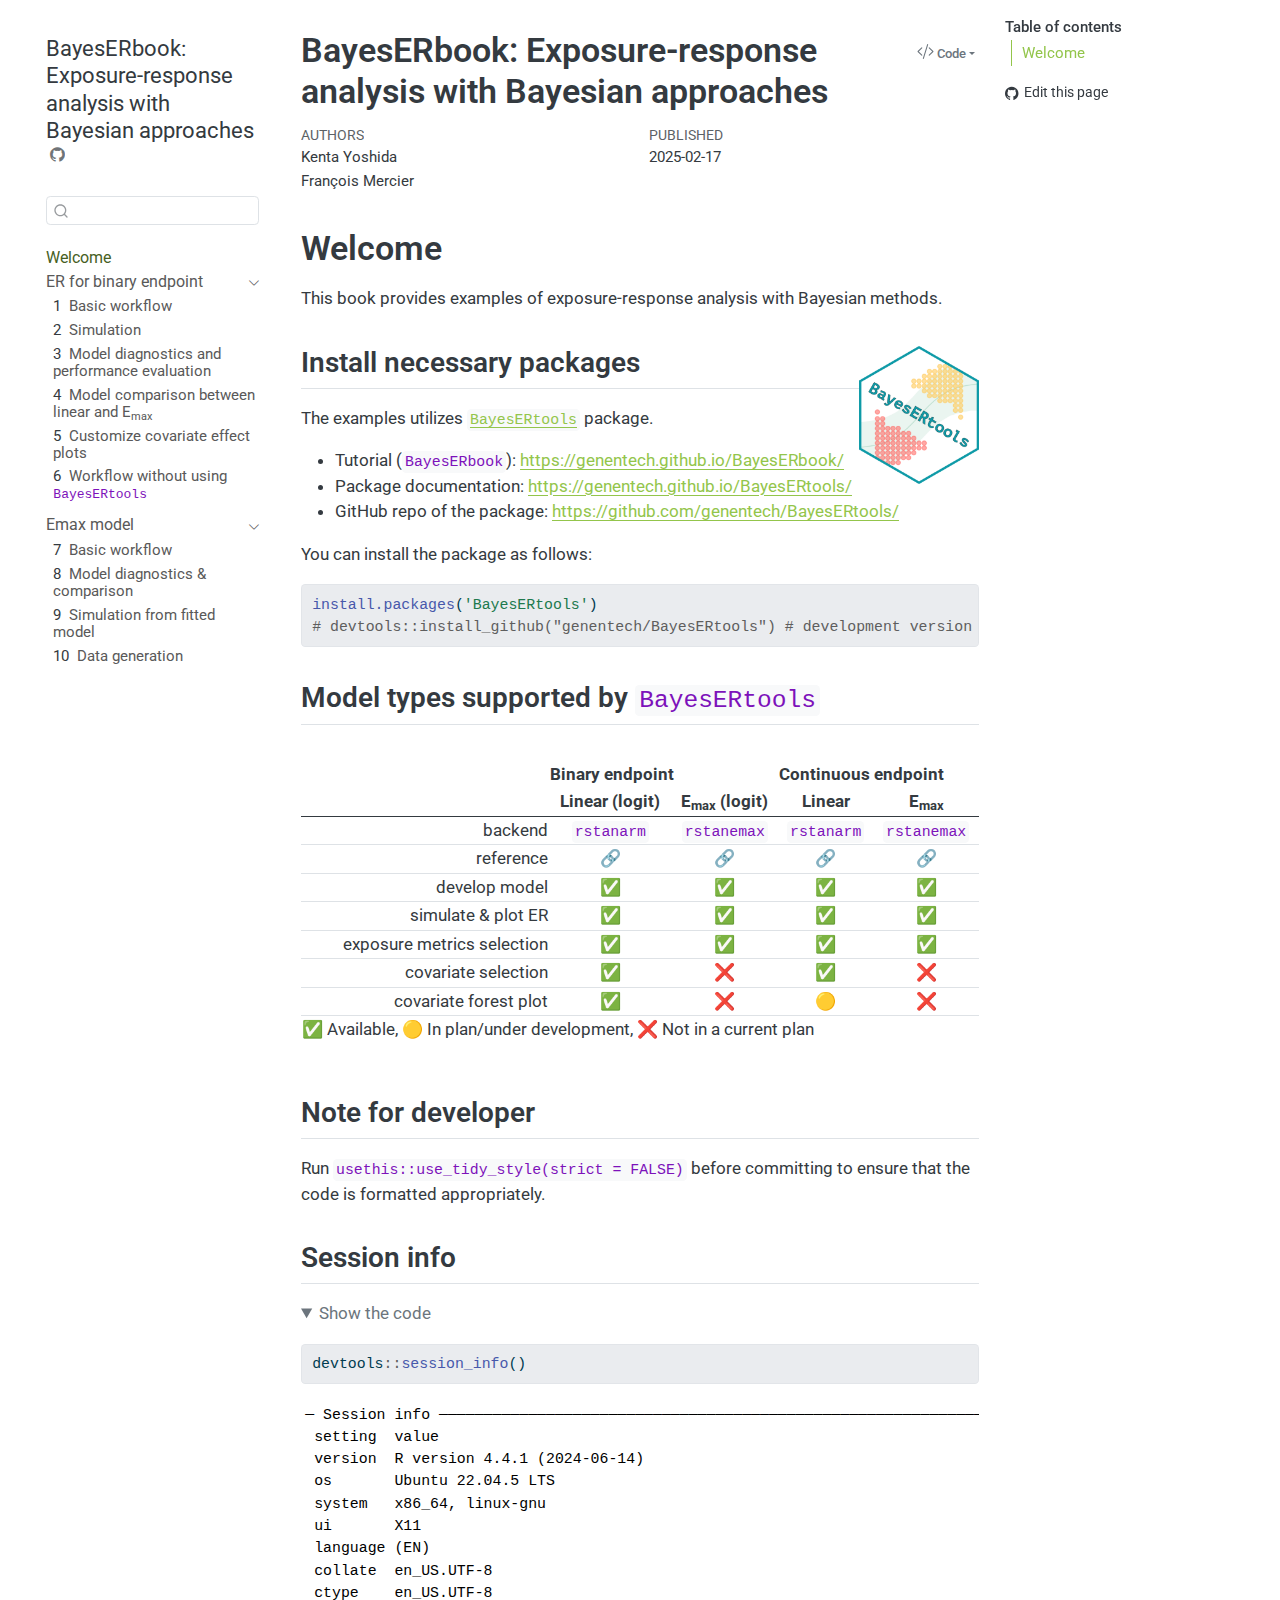
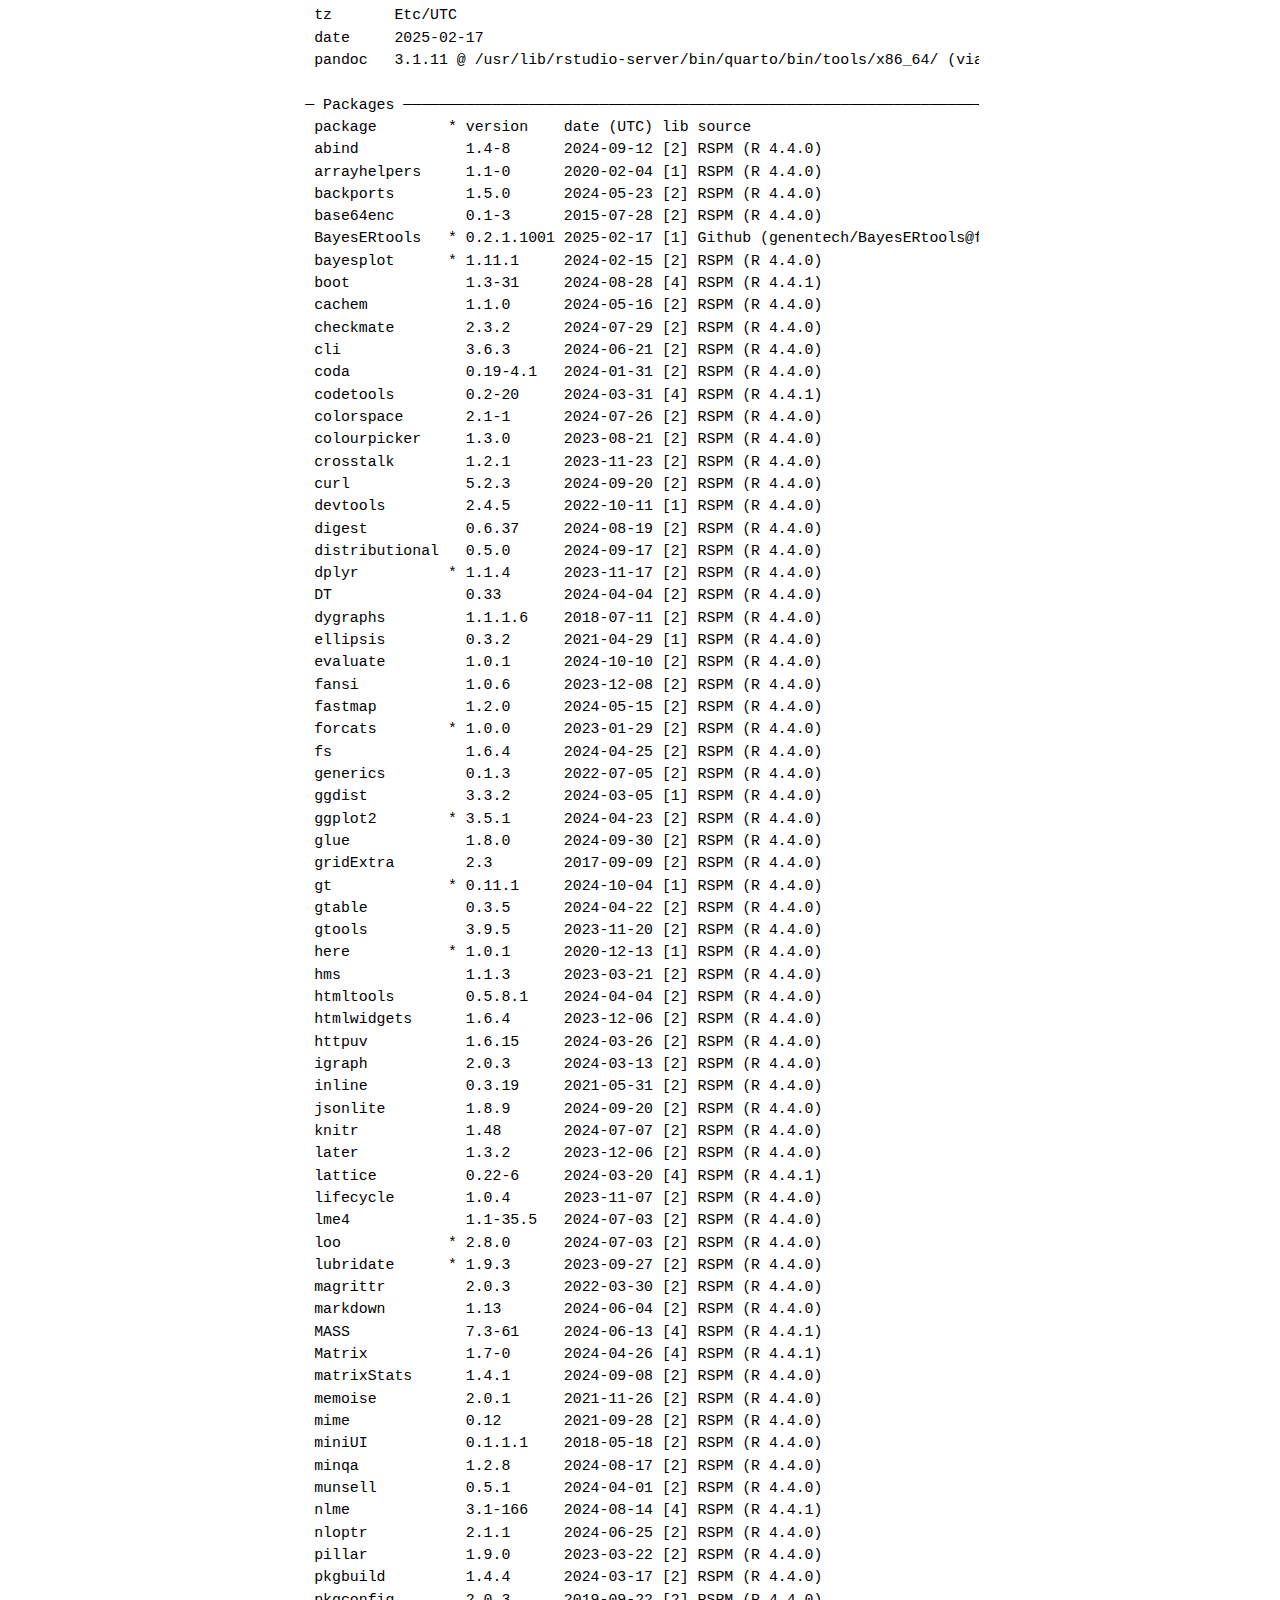
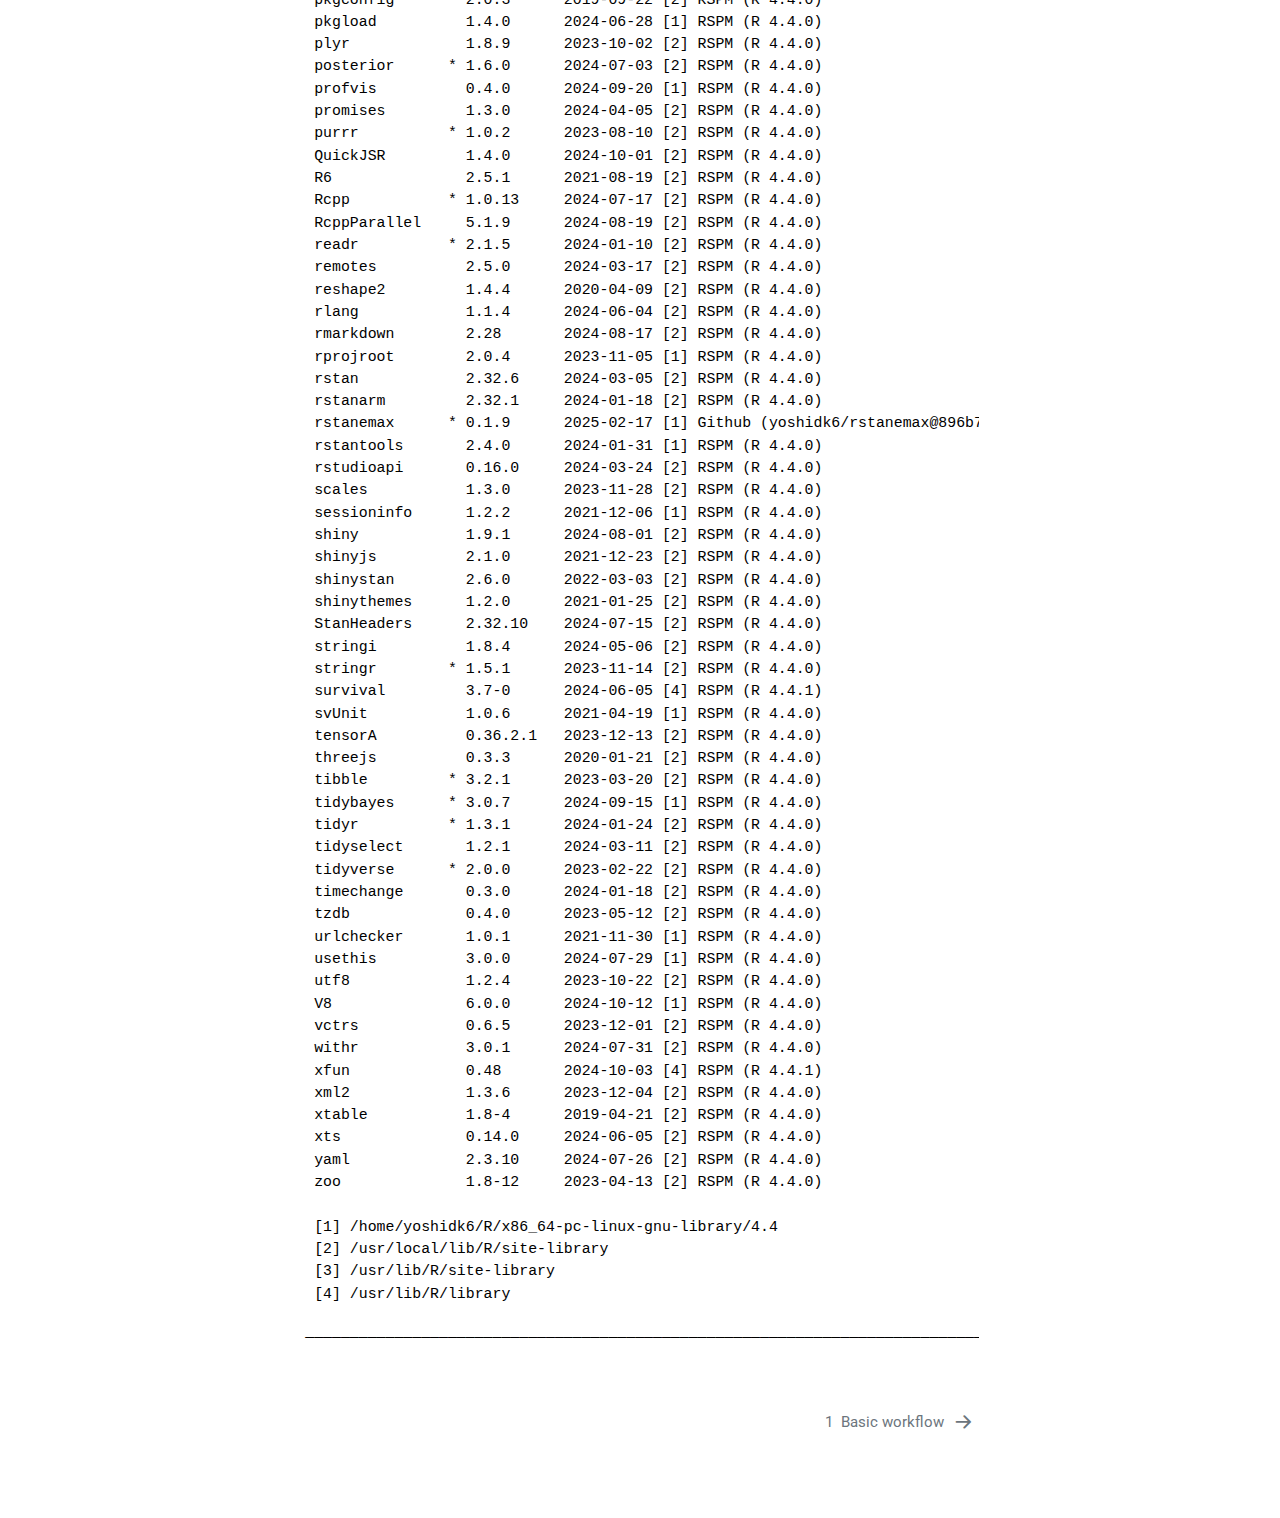
<file: index.html>
<!DOCTYPE html>
<html xmlns="http://www.w3.org/1999/xhtml" lang="en" xml:lang="en"><head>

<meta charset="utf-8">
<meta name="generator" content="quarto-1.6.40">

<meta name="viewport" content="width=device-width, initial-scale=1.0, user-scalable=yes">

<meta name="author" content="Kenta Yoshida">
<meta name="author" content="François Mercier">
<meta name="dcterms.date" content="2025-02-17">

<title>BayesERbook: Exposure-response analysis with Bayesian approaches</title>
<style>
code{white-space: pre-wrap;}
span.smallcaps{font-variant: small-caps;}
div.columns{display: flex; gap: min(4vw, 1.5em);}
div.column{flex: auto; overflow-x: auto;}
div.hanging-indent{margin-left: 1.5em; text-indent: -1.5em;}
ul.task-list{list-style: none;}
ul.task-list li input[type="checkbox"] {
  width: 0.8em;
  margin: 0 0.8em 0.2em -1em; /* quarto-specific, see https://github.com/quarto-dev/quarto-cli/issues/4556 */ 
  vertical-align: middle;
}
/* CSS for syntax highlighting */
pre > code.sourceCode { white-space: pre; position: relative; }
pre > code.sourceCode > span { line-height: 1.25; }
pre > code.sourceCode > span:empty { height: 1.2em; }
.sourceCode { overflow: visible; }
code.sourceCode > span { color: inherit; text-decoration: inherit; }
div.sourceCode { margin: 1em 0; }
pre.sourceCode { margin: 0; }
@media screen {
div.sourceCode { overflow: auto; }
}
@media print {
pre > code.sourceCode { white-space: pre-wrap; }
pre > code.sourceCode > span { display: inline-block; text-indent: -5em; padding-left: 5em; }
}
pre.numberSource code
  { counter-reset: source-line 0; }
pre.numberSource code > span
  { position: relative; left: -4em; counter-increment: source-line; }
pre.numberSource code > span > a:first-child::before
  { content: counter(source-line);
    position: relative; left: -1em; text-align: right; vertical-align: baseline;
    border: none; display: inline-block;
    -webkit-touch-callout: none; -webkit-user-select: none;
    -khtml-user-select: none; -moz-user-select: none;
    -ms-user-select: none; user-select: none;
    padding: 0 4px; width: 4em;
  }
pre.numberSource { margin-left: 3em;  padding-left: 4px; }
div.sourceCode
  {   }
@media screen {
pre > code.sourceCode > span > a:first-child::before { text-decoration: underline; }
}
</style>


<script src="site_libs/quarto-nav/quarto-nav.js"></script>
<script src="site_libs/quarto-nav/headroom.min.js"></script>
<script src="site_libs/clipboard/clipboard.min.js"></script>
<script src="site_libs/quarto-search/autocomplete.umd.js"></script>
<script src="site_libs/quarto-search/fuse.min.js"></script>
<script src="site_libs/quarto-search/quarto-search.js"></script>
<meta name="quarto:offset" content="./">
<link href="./notebook/binary/basic_workflow.html" rel="next">
<script src="site_libs/quarto-html/quarto.js"></script>
<script src="site_libs/quarto-html/popper.min.js"></script>
<script src="site_libs/quarto-html/tippy.umd.min.js"></script>
<script src="site_libs/quarto-html/anchor.min.js"></script>
<link href="site_libs/quarto-html/tippy.css" rel="stylesheet">
<link href="site_libs/quarto-html/quarto-syntax-highlighting-549806ee2085284f45b00abea8c6df48.css" rel="stylesheet" id="quarto-text-highlighting-styles">
<script src="site_libs/bootstrap/bootstrap.min.js"></script>
<link href="site_libs/bootstrap/bootstrap-icons.css" rel="stylesheet">
<link href="site_libs/bootstrap/bootstrap-b43e370a082453072daa43e15826c9a6.min.css" rel="stylesheet" append-hash="true" id="quarto-bootstrap" data-mode="light">
<script id="quarto-search-options" type="application/json">{
  "location": "sidebar",
  "copy-button": false,
  "collapse-after": 3,
  "panel-placement": "start",
  "type": "textbox",
  "limit": 50,
  "keyboard-shortcut": [
    "f",
    "/",
    "s"
  ],
  "show-item-context": false,
  "language": {
    "search-no-results-text": "No results",
    "search-matching-documents-text": "matching documents",
    "search-copy-link-title": "Copy link to search",
    "search-hide-matches-text": "Hide additional matches",
    "search-more-match-text": "more match in this document",
    "search-more-matches-text": "more matches in this document",
    "search-clear-button-title": "Clear",
    "search-text-placeholder": "",
    "search-detached-cancel-button-title": "Cancel",
    "search-submit-button-title": "Submit",
    "search-label": "Search"
  }
}</script>


</head>

<body class="nav-sidebar floating">

<div id="quarto-search-results"></div>
  <header id="quarto-header" class="headroom fixed-top">
  <nav class="quarto-secondary-nav">
    <div class="container-fluid d-flex">
      <button type="button" class="quarto-btn-toggle btn" data-bs-toggle="collapse" role="button" data-bs-target=".quarto-sidebar-collapse-item" aria-controls="quarto-sidebar" aria-expanded="false" aria-label="Toggle sidebar navigation" onclick="if (window.quartoToggleHeadroom) { window.quartoToggleHeadroom(); }">
        <i class="bi bi-layout-text-sidebar-reverse"></i>
      </button>
        <nav class="quarto-page-breadcrumbs" aria-label="breadcrumb"><ol class="breadcrumb"><li class="breadcrumb-item"><a href="./index.html">Welcome</a></li></ol></nav>
        <a class="flex-grow-1" role="navigation" data-bs-toggle="collapse" data-bs-target=".quarto-sidebar-collapse-item" aria-controls="quarto-sidebar" aria-expanded="false" aria-label="Toggle sidebar navigation" onclick="if (window.quartoToggleHeadroom) { window.quartoToggleHeadroom(); }">      
        </a>
      <button type="button" class="btn quarto-search-button" aria-label="Search" onclick="window.quartoOpenSearch();">
        <i class="bi bi-search"></i>
      </button>
    </div>
  </nav>
</header>
<!-- content -->
<div id="quarto-content" class="quarto-container page-columns page-rows-contents page-layout-article">
<!-- sidebar -->
  <nav id="quarto-sidebar" class="sidebar collapse collapse-horizontal quarto-sidebar-collapse-item sidebar-navigation floating overflow-auto">
    <div class="pt-lg-2 mt-2 text-left sidebar-header">
    <div class="sidebar-title mb-0 py-0">
      <a href="./">BayesERbook: Exposure-response analysis with Bayesian approaches</a> 
        <div class="sidebar-tools-main">
    <a href="https://github.com/genentech/BayesERbook/" title="Source Code" class="quarto-navigation-tool px-1" aria-label="Source Code"><i class="bi bi-github"></i></a>
</div>
    </div>
      </div>
        <div class="mt-2 flex-shrink-0 align-items-center">
        <div class="sidebar-search">
        <div id="quarto-search" class="" title="Search"></div>
        </div>
        </div>
    <div class="sidebar-menu-container"> 
    <ul class="list-unstyled mt-1">
        <li class="sidebar-item">
  <div class="sidebar-item-container"> 
  <a href="./index.html" class="sidebar-item-text sidebar-link active">
 <span class="menu-text">Welcome</span></a>
  </div>
</li>
        <li class="sidebar-item sidebar-item-section">
      <div class="sidebar-item-container"> 
            <a class="sidebar-item-text sidebar-link text-start" data-bs-toggle="collapse" data-bs-target="#quarto-sidebar-section-1" role="navigation" aria-expanded="true">
 <span class="menu-text">ER for binary endpoint</span></a>
          <a class="sidebar-item-toggle text-start" data-bs-toggle="collapse" data-bs-target="#quarto-sidebar-section-1" role="navigation" aria-expanded="true" aria-label="Toggle section">
            <i class="bi bi-chevron-right ms-2"></i>
          </a> 
      </div>
      <ul id="quarto-sidebar-section-1" class="collapse list-unstyled sidebar-section depth1 show">  
          <li class="sidebar-item">
  <div class="sidebar-item-container"> 
  <a href="./notebook/binary/basic_workflow.html" class="sidebar-item-text sidebar-link">
 <span class="menu-text"><span class="chapter-number">1</span>&nbsp; <span class="chapter-title">Basic workflow</span></span></a>
  </div>
</li>
          <li class="sidebar-item">
  <div class="sidebar-item-container"> 
  <a href="./notebook/binary/simulation.html" class="sidebar-item-text sidebar-link">
 <span class="menu-text"><span class="chapter-number">2</span>&nbsp; <span class="chapter-title">Simulation</span></span></a>
  </div>
</li>
          <li class="sidebar-item">
  <div class="sidebar-item-container"> 
  <a href="./notebook/binary/model_diagnostics.html" class="sidebar-item-text sidebar-link">
 <span class="menu-text"><span class="chapter-number">3</span>&nbsp; <span class="chapter-title">Model diagnostics and performance evaluation</span></span></a>
  </div>
</li>
          <li class="sidebar-item">
  <div class="sidebar-item-container"> 
  <a href="./notebook/binary/mod_structure_comparison.html" class="sidebar-item-text sidebar-link">
 <span class="menu-text"><span class="chapter-number">4</span>&nbsp; <span class="chapter-title">Model comparison between linear and E<sub>max</sub></span></span></a>
  </div>
</li>
          <li class="sidebar-item">
  <div class="sidebar-item-container"> 
  <a href="./notebook/binary/coveff_customize.html" class="sidebar-item-text sidebar-link">
 <span class="menu-text"><span class="chapter-number">5</span>&nbsp; <span class="chapter-title">Customize covariate effect plots</span></span></a>
  </div>
</li>
          <li class="sidebar-item">
  <div class="sidebar-item-container"> 
  <a href="./notebook/binary/workflow_wo_package.html" class="sidebar-item-text sidebar-link">
 <span class="menu-text"><span class="chapter-number">6</span>&nbsp; <span class="chapter-title">Workflow without using <code>BayesERtools</code></span></span></a>
  </div>
</li>
      </ul>
  </li>
        <li class="sidebar-item sidebar-item-section">
      <div class="sidebar-item-container"> 
            <a class="sidebar-item-text sidebar-link text-start" data-bs-toggle="collapse" data-bs-target="#quarto-sidebar-section-2" role="navigation" aria-expanded="true">
 <span class="menu-text">Emax model</span></a>
          <a class="sidebar-item-toggle text-start" data-bs-toggle="collapse" data-bs-target="#quarto-sidebar-section-2" role="navigation" aria-expanded="true" aria-label="Toggle section">
            <i class="bi bi-chevron-right ms-2"></i>
          </a> 
      </div>
      <ul id="quarto-sidebar-section-2" class="collapse list-unstyled sidebar-section depth1 show">  
          <li class="sidebar-item">
  <div class="sidebar-item-container"> 
  <a href="./notebook/emax/basic_workflow.html" class="sidebar-item-text sidebar-link">
 <span class="menu-text"><span class="chapter-number">7</span>&nbsp; <span class="chapter-title">Basic workflow</span></span></a>
  </div>
</li>
          <li class="sidebar-item">
  <div class="sidebar-item-container"> 
  <a href="./notebook/emax/model_diagnostics.html" class="sidebar-item-text sidebar-link">
 <span class="menu-text"><span class="chapter-number">8</span>&nbsp; <span class="chapter-title">Model diagnostics &amp; comparison</span></span></a>
  </div>
</li>
          <li class="sidebar-item">
  <div class="sidebar-item-container"> 
  <a href="./notebook/emax/simulation.html" class="sidebar-item-text sidebar-link">
 <span class="menu-text"><span class="chapter-number">9</span>&nbsp; <span class="chapter-title">Simulation from fitted model</span></span></a>
  </div>
</li>
          <li class="sidebar-item">
  <div class="sidebar-item-container"> 
  <a href="./notebook/emax/data_generation.html" class="sidebar-item-text sidebar-link">
 <span class="menu-text"><span class="chapter-number">10</span>&nbsp; <span class="chapter-title">Data generation</span></span></a>
  </div>
</li>
      </ul>
  </li>
    </ul>
    </div>
</nav>
<div id="quarto-sidebar-glass" class="quarto-sidebar-collapse-item" data-bs-toggle="collapse" data-bs-target=".quarto-sidebar-collapse-item"></div>
<!-- margin-sidebar -->
    <div id="quarto-margin-sidebar" class="sidebar margin-sidebar">
        <nav id="TOC" role="doc-toc" class="toc-active">
    <h2 id="toc-title">Table of contents</h2>
   
  <ul>
  <li><a href="#welcome" id="toc-welcome" class="nav-link active" data-scroll-target="#welcome">Welcome</a>
  <ul class="collapse">
  <li><a href="#install-necessary-packages" id="toc-install-necessary-packages" class="nav-link" data-scroll-target="#install-necessary-packages">Install necessary packages </a><a href="https://genentech.github.io/BayesERtools/" class="nav-link" data-scroll-target="https\://genentech.github.io/BayesERtools/"><img src="resources/BayesERtool-logo.png" align="right" height="138" alt="BayesERtools website"></a></li>
  <li><a href="#model-types-supported-by-bayesertools" id="toc-model-types-supported-by-bayesertools" class="nav-link" data-scroll-target="#model-types-supported-by-bayesertools">Model types supported by <code>BayesERtools</code></a></li>
  <li><a href="#note-for-developer" id="toc-note-for-developer" class="nav-link" data-scroll-target="#note-for-developer">Note for developer</a></li>
  <li><a href="#session-info" id="toc-session-info" class="nav-link" data-scroll-target="#session-info">Session info</a></li>
  </ul></li>
  </ul>
<div class="toc-actions"><ul><li><a href="https://github.com/genentech/BayesERbook/edit/main/index.qmd" class="toc-action"><i class="bi bi-github"></i>Edit this page</a></li></ul></div></nav>
    </div>
<!-- main -->
<main class="content" id="quarto-document-content">

<header id="title-block-header" class="quarto-title-block default">
<div class="quarto-title">
<div class="quarto-title-block"><div><h1 class="title">BayesERbook: Exposure-response analysis with Bayesian approaches</h1><button type="button" class="btn code-tools-button dropdown-toggle" id="quarto-code-tools-menu" data-bs-toggle="dropdown" aria-expanded="false"><i class="bi"></i> Code</button><ul class="dropdown-menu dropdown-menu-end" aria-labelelledby="quarto-code-tools-menu"><li><a id="quarto-show-all-code" class="dropdown-item" href="javascript:void(0)" role="button">Show All Code</a></li><li><a id="quarto-hide-all-code" class="dropdown-item" href="javascript:void(0)" role="button">Hide All Code</a></li><li><hr class="dropdown-divider"></li><li><a id="quarto-view-source" class="dropdown-item" href="javascript:void(0)" role="button">View Source</a></li></ul></div></div>
</div>



<div class="quarto-title-meta">

    <div>
    <div class="quarto-title-meta-heading">Authors</div>
    <div class="quarto-title-meta-contents">
             <p>Kenta Yoshida </p>
             <p>François Mercier </p>
          </div>
  </div>
    
    <div>
    <div class="quarto-title-meta-heading">Published</div>
    <div class="quarto-title-meta-contents">
      <p class="date">2025-02-17</p>
    </div>
  </div>
  
    
  </div>
  


</header>


<section id="welcome" class="level1 unnumbered">
<h1 class="unnumbered">Welcome</h1>
<!-- README.md is generated from README.Rmd. Please edit that file -->
<p>This book provides examples of exposure-response analysis with Bayesian methods.</p>
<section id="install-necessary-packages" class="level2">
<h2 class="anchored" data-anchor-id="install-necessary-packages">Install necessary packages <a href="https://genentech.github.io/BayesERtools/"><img src="resources/BayesERtool-logo.png" align="right" height="138" alt="BayesERtools website"></a></h2>
<p>The examples utilizes <a href="https://genentech.github.io/BayesERtools/"><code>BayesERtools</code></a> package.</p>
<ul>
<li>Tutorial (<code>BayesERbook</code>): <a href="https://genentech.github.io/BayesERbook/" class="uri">https://genentech.github.io/BayesERbook/</a></li>
<li>Package documentation: <a href="https://genentech.github.io/BayesERtools/" class="uri">https://genentech.github.io/BayesERtools/</a></li>
<li>GitHub repo of the package: <a href="https://github.com/genentech/BayesERtools/" class="uri">https://github.com/genentech/BayesERtools/</a></li>
</ul>
<p>You can install the package as follows:</p>
<div class="sourceCode" id="cb1"><pre class="sourceCode r code-with-copy"><code class="sourceCode r"><span id="cb1-1"><a href="#cb1-1" aria-hidden="true" tabindex="-1"></a><span class="fu">install.packages</span>(<span class="st">'BayesERtools'</span>)</span>
<span id="cb1-2"><a href="#cb1-2" aria-hidden="true" tabindex="-1"></a><span class="co"># devtools::install_github("genentech/BayesERtools") # development version</span></span></code><button title="Copy to Clipboard" class="code-copy-button"><i class="bi"></i></button></pre></div>
</section>
<section id="model-types-supported-by-bayesertools" class="level2">
<h2 class="anchored" data-anchor-id="model-types-supported-by-bayesertools">Model types supported by <code>BayesERtools</code></h2>
<div id="pzveloiefp" style="padding-left:0px;padding-right:0px;padding-top:10px;padding-bottom:10px;overflow-x:auto;overflow-y:auto;width:auto;height:auto;">

<table class="gt_table" data-quarto-disable-processing="false" data-quarto-bootstrap="false">
<thead>
<tr class="gt_col_headings gt_spanner_row">
<th class="gt_col_heading gt_columns_bottom_border gt_left" rowspan="2" colspan="1" style="text-align: center; vertical-align: top;" scope="col" id="feature_name">
</th>
<th class="gt_center gt_columns_top_border gt_column_spanner_outer" rowspan="1" colspan="2" scope="colgroup" id="Binary endpoint">
<div class="gt_column_spanner">
Binary endpoint
</div>
</th>
<th class="gt_center gt_columns_top_border gt_column_spanner_outer" rowspan="1" colspan="2" scope="colgroup" id="Continuous endpoint">
<div class="gt_column_spanner">
Continuous endpoint
</div>
</th>
</tr>
<tr class="gt_col_headings">
<th class="gt_col_heading gt_columns_bottom_border gt_left" rowspan="1" colspan="1" style="text-align: center; vertical-align: top;" scope="col" id="lin_logit">
Linear (logit)
</th>
<th class="gt_col_heading gt_columns_bottom_border gt_left" rowspan="1" colspan="1" style="text-align: center; vertical-align: top;" scope="col" id="emax_logit">
<span class="gt_from_md">E<sub>max</sub> (logit)</span>
</th>
<th class="gt_col_heading gt_columns_bottom_border gt_left" rowspan="1" colspan="1" style="text-align: center; vertical-align: top;" scope="col" id="linear">
Linear
</th>
<th class="gt_col_heading gt_columns_bottom_border gt_left" rowspan="1" colspan="1" style="text-align: center; vertical-align: top;" scope="col" id="emax">
<span class="gt_from_md">E<sub>max</sub></span>
</th>
</tr>
</thead>
<tbody class="gt_table_body">
<tr>
<td headers="feature_name" class="gt_row gt_left" style="text-align: right; vertical-align: middle;">
<span class="gt_from_md">backend</span>
</td>
<td headers="lin_logit" class="gt_row gt_left" style="text-align: center; vertical-align: middle;">
<span class="gt_from_md"><code>rstanarm</code></span>
</td>
<td headers="emax_logit" class="gt_row gt_left" style="text-align: center; vertical-align: middle;">
<span class="gt_from_md"><code>rstanemax</code></span>
</td>
<td headers="linear" class="gt_row gt_left" style="text-align: center; vertical-align: middle;">
<span class="gt_from_md"><code>rstanarm</code></span>
</td>
<td headers="emax" class="gt_row gt_left" style="text-align: center; vertical-align: middle;">
<span class="gt_from_md"><code>rstanemax</code></span>
</td>
</tr>
<tr>
<td headers="feature_name" class="gt_row gt_left" style="text-align: right; vertical-align: middle;">
<span class="gt_from_md">reference</span>
</td>
<td headers="lin_logit" class="gt_row gt_left" style="text-align: center; vertical-align: middle;">
<span style="white-space: pre;"><a href="https://mc-stan.org/rstanarm/reference/stan_glm.html" target="_blank" style="color:#008B8B;text-decoration:none;display: inline-block;">🔗</a></span>
</td>
<td headers="emax_logit" class="gt_row gt_left" style="text-align: center; vertical-align: middle;">
<span style="white-space: pre;"><a href="https://yoshidk6.github.io/rstanemax/reference/stan_emax.html" target="_blank" style="color:#008B8B;text-decoration:none;display: inline-block;">🔗</a></span>
</td>
<td headers="linear" class="gt_row gt_left" style="text-align: center; vertical-align: middle;">
<span style="white-space: pre;"><a href="https://mc-stan.org/rstanarm/reference/stan_glm.html" target="_blank" style="color:#008B8B;text-decoration:none;display: inline-block;">🔗</a></span>
</td>
<td headers="emax" class="gt_row gt_left" style="text-align: center; vertical-align: middle;">
<span style="white-space: pre;"><a href="https://yoshidk6.github.io/rstanemax/reference/stan_emax_binary.html" target="_blank" style="color:#008B8B;text-decoration:none;display: inline-block;">🔗</a></span>
</td>
</tr>
<tr>
<td headers="feature_name" class="gt_row gt_left" style="text-align: right; vertical-align: middle;">
<span class="gt_from_md">develop model</span>
</td>
<td headers="lin_logit" class="gt_row gt_left" style="text-align: center; vertical-align: middle;">
<span class="gt_from_md">✅</span>
</td>
<td headers="emax_logit" class="gt_row gt_left" style="text-align: center; vertical-align: middle;">
<span class="gt_from_md">✅</span>
</td>
<td headers="linear" class="gt_row gt_left" style="text-align: center; vertical-align: middle;">
<span class="gt_from_md">✅</span>
</td>
<td headers="emax" class="gt_row gt_left" style="text-align: center; vertical-align: middle;">
<span class="gt_from_md">✅</span>
</td>
</tr>
<tr>
<td headers="feature_name" class="gt_row gt_left" style="text-align: right; vertical-align: middle;">
<span class="gt_from_md">simulate &amp; plot ER</span>
</td>
<td headers="lin_logit" class="gt_row gt_left" style="text-align: center; vertical-align: middle;">
<span class="gt_from_md">✅</span>
</td>
<td headers="emax_logit" class="gt_row gt_left" style="text-align: center; vertical-align: middle;">
<span class="gt_from_md">✅</span>
</td>
<td headers="linear" class="gt_row gt_left" style="text-align: center; vertical-align: middle;">
<span class="gt_from_md">✅</span>
</td>
<td headers="emax" class="gt_row gt_left" style="text-align: center; vertical-align: middle;">
<span class="gt_from_md">✅</span>
</td>
</tr>
<tr>
<td headers="feature_name" class="gt_row gt_left" style="text-align: right; vertical-align: middle;">
<span class="gt_from_md">exposure metrics selection</span>
</td>
<td headers="lin_logit" class="gt_row gt_left" style="text-align: center; vertical-align: middle;">
<span class="gt_from_md">✅</span>
</td>
<td headers="emax_logit" class="gt_row gt_left" style="text-align: center; vertical-align: middle;">
<span class="gt_from_md">✅</span>
</td>
<td headers="linear" class="gt_row gt_left" style="text-align: center; vertical-align: middle;">
<span class="gt_from_md">✅</span>
</td>
<td headers="emax" class="gt_row gt_left" style="text-align: center; vertical-align: middle;">
<span class="gt_from_md">✅</span>
</td>
</tr>
<tr>
<td headers="feature_name" class="gt_row gt_left" style="text-align: right; vertical-align: middle;">
<span class="gt_from_md">covariate selection</span>
</td>
<td headers="lin_logit" class="gt_row gt_left" style="text-align: center; vertical-align: middle;">
<span class="gt_from_md">✅</span>
</td>
<td headers="emax_logit" class="gt_row gt_left" style="text-align: center; vertical-align: middle;">
<span class="gt_from_md">❌</span>
</td>
<td headers="linear" class="gt_row gt_left" style="text-align: center; vertical-align: middle;">
<span class="gt_from_md">✅</span>
</td>
<td headers="emax" class="gt_row gt_left" style="text-align: center; vertical-align: middle;">
<span class="gt_from_md">❌</span>
</td>
</tr>
<tr>
<td headers="feature_name" class="gt_row gt_left" style="text-align: right; vertical-align: middle;">
<span class="gt_from_md">covariate forest plot</span>
</td>
<td headers="lin_logit" class="gt_row gt_left" style="text-align: center; vertical-align: middle;">
<span class="gt_from_md">✅</span>
</td>
<td headers="emax_logit" class="gt_row gt_left" style="text-align: center; vertical-align: middle;">
<span class="gt_from_md">❌</span>
</td>
<td headers="linear" class="gt_row gt_left" style="text-align: center; vertical-align: middle;">
<span class="gt_from_md">🟡</span>
</td>
<td headers="emax" class="gt_row gt_left" style="text-align: center; vertical-align: middle;">
<span class="gt_from_md">❌</span>
</td>
</tr>
</tbody>

<tfoot class="gt_footnotes">
<tr>
<td class="gt_footnote" colspan="5">
✅ Available, 🟡 In plan/under development, ❌ Not in a current plan
</td>
</tr>
</tfoot>
</table>
</div>
</section>
<section id="note-for-developer" class="level2">
<h2 class="anchored" data-anchor-id="note-for-developer">Note for developer</h2>
<p>Run <code>usethis::use_tidy_style(strict = FALSE)</code> before committing to ensure that the code is formatted appropriately.</p>
</section>
<section id="session-info" class="level2">
<h2 class="anchored" data-anchor-id="session-info">Session info</h2>
<div class="cell">
<details open="" class="code-fold">
<summary>Show the code</summary>
<div class="sourceCode cell-code" id="cb2"><pre class="sourceCode r code-with-copy"><code class="sourceCode r"><span id="cb2-1"><a href="#cb2-1" aria-hidden="true" tabindex="-1"></a>devtools<span class="sc">::</span><span class="fu">session_info</span>()</span></code><button title="Copy to Clipboard" class="code-copy-button"><i class="bi"></i></button></pre></div>
</details>
<div class="cell-output cell-output-stdout">
<pre><code>─ Session info ───────────────────────────────────────────────────────────────
 setting  value
 version  R version 4.4.1 (2024-06-14)
 os       Ubuntu 22.04.5 LTS
 system   x86_64, linux-gnu
 ui       X11
 language (EN)
 collate  en_US.UTF-8
 ctype    en_US.UTF-8
 tz       Etc/UTC
 date     2025-02-17
 pandoc   3.1.11 @ /usr/lib/rstudio-server/bin/quarto/bin/tools/x86_64/ (via rmarkdown)

─ Packages ───────────────────────────────────────────────────────────────────
 package        * version    date (UTC) lib source
 abind            1.4-8      2024-09-12 [2] RSPM (R 4.4.0)
 arrayhelpers     1.1-0      2020-02-04 [1] RSPM (R 4.4.0)
 backports        1.5.0      2024-05-23 [2] RSPM (R 4.4.0)
 base64enc        0.1-3      2015-07-28 [2] RSPM (R 4.4.0)
 BayesERtools   * 0.2.1.1001 2025-02-17 [1] Github (genentech/BayesERtools@f12a766)
 bayesplot      * 1.11.1     2024-02-15 [2] RSPM (R 4.4.0)
 boot             1.3-31     2024-08-28 [4] RSPM (R 4.4.1)
 cachem           1.1.0      2024-05-16 [2] RSPM (R 4.4.0)
 checkmate        2.3.2      2024-07-29 [2] RSPM (R 4.4.0)
 cli              3.6.3      2024-06-21 [2] RSPM (R 4.4.0)
 coda             0.19-4.1   2024-01-31 [2] RSPM (R 4.4.0)
 codetools        0.2-20     2024-03-31 [4] RSPM (R 4.4.1)
 colorspace       2.1-1      2024-07-26 [2] RSPM (R 4.4.0)
 colourpicker     1.3.0      2023-08-21 [2] RSPM (R 4.4.0)
 crosstalk        1.2.1      2023-11-23 [2] RSPM (R 4.4.0)
 curl             5.2.3      2024-09-20 [2] RSPM (R 4.4.0)
 devtools         2.4.5      2022-10-11 [1] RSPM (R 4.4.0)
 digest           0.6.37     2024-08-19 [2] RSPM (R 4.4.0)
 distributional   0.5.0      2024-09-17 [2] RSPM (R 4.4.0)
 dplyr          * 1.1.4      2023-11-17 [2] RSPM (R 4.4.0)
 DT               0.33       2024-04-04 [2] RSPM (R 4.4.0)
 dygraphs         1.1.1.6    2018-07-11 [2] RSPM (R 4.4.0)
 ellipsis         0.3.2      2021-04-29 [1] RSPM (R 4.4.0)
 evaluate         1.0.1      2024-10-10 [2] RSPM (R 4.4.0)
 fansi            1.0.6      2023-12-08 [2] RSPM (R 4.4.0)
 fastmap          1.2.0      2024-05-15 [2] RSPM (R 4.4.0)
 forcats        * 1.0.0      2023-01-29 [2] RSPM (R 4.4.0)
 fs               1.6.4      2024-04-25 [2] RSPM (R 4.4.0)
 generics         0.1.3      2022-07-05 [2] RSPM (R 4.4.0)
 ggdist           3.3.2      2024-03-05 [1] RSPM (R 4.4.0)
 ggplot2        * 3.5.1      2024-04-23 [2] RSPM (R 4.4.0)
 glue             1.8.0      2024-09-30 [2] RSPM (R 4.4.0)
 gridExtra        2.3        2017-09-09 [2] RSPM (R 4.4.0)
 gt             * 0.11.1     2024-10-04 [1] RSPM (R 4.4.0)
 gtable           0.3.5      2024-04-22 [2] RSPM (R 4.4.0)
 gtools           3.9.5      2023-11-20 [2] RSPM (R 4.4.0)
 here           * 1.0.1      2020-12-13 [1] RSPM (R 4.4.0)
 hms              1.1.3      2023-03-21 [2] RSPM (R 4.4.0)
 htmltools        0.5.8.1    2024-04-04 [2] RSPM (R 4.4.0)
 htmlwidgets      1.6.4      2023-12-06 [2] RSPM (R 4.4.0)
 httpuv           1.6.15     2024-03-26 [2] RSPM (R 4.4.0)
 igraph           2.0.3      2024-03-13 [2] RSPM (R 4.4.0)
 inline           0.3.19     2021-05-31 [2] RSPM (R 4.4.0)
 jsonlite         1.8.9      2024-09-20 [2] RSPM (R 4.4.0)
 knitr            1.48       2024-07-07 [2] RSPM (R 4.4.0)
 later            1.3.2      2023-12-06 [2] RSPM (R 4.4.0)
 lattice          0.22-6     2024-03-20 [4] RSPM (R 4.4.1)
 lifecycle        1.0.4      2023-11-07 [2] RSPM (R 4.4.0)
 lme4             1.1-35.5   2024-07-03 [2] RSPM (R 4.4.0)
 loo            * 2.8.0      2024-07-03 [2] RSPM (R 4.4.0)
 lubridate      * 1.9.3      2023-09-27 [2] RSPM (R 4.4.0)
 magrittr         2.0.3      2022-03-30 [2] RSPM (R 4.4.0)
 markdown         1.13       2024-06-04 [2] RSPM (R 4.4.0)
 MASS             7.3-61     2024-06-13 [4] RSPM (R 4.4.1)
 Matrix           1.7-0      2024-04-26 [4] RSPM (R 4.4.1)
 matrixStats      1.4.1      2024-09-08 [2] RSPM (R 4.4.0)
 memoise          2.0.1      2021-11-26 [2] RSPM (R 4.4.0)
 mime             0.12       2021-09-28 [2] RSPM (R 4.4.0)
 miniUI           0.1.1.1    2018-05-18 [2] RSPM (R 4.4.0)
 minqa            1.2.8      2024-08-17 [2] RSPM (R 4.4.0)
 munsell          0.5.1      2024-04-01 [2] RSPM (R 4.4.0)
 nlme             3.1-166    2024-08-14 [4] RSPM (R 4.4.1)
 nloptr           2.1.1      2024-06-25 [2] RSPM (R 4.4.0)
 pillar           1.9.0      2023-03-22 [2] RSPM (R 4.4.0)
 pkgbuild         1.4.4      2024-03-17 [2] RSPM (R 4.4.0)
 pkgconfig        2.0.3      2019-09-22 [2] RSPM (R 4.4.0)
 pkgload          1.4.0      2024-06-28 [1] RSPM (R 4.4.0)
 plyr             1.8.9      2023-10-02 [2] RSPM (R 4.4.0)
 posterior      * 1.6.0      2024-07-03 [2] RSPM (R 4.4.0)
 profvis          0.4.0      2024-09-20 [1] RSPM (R 4.4.0)
 promises         1.3.0      2024-04-05 [2] RSPM (R 4.4.0)
 purrr          * 1.0.2      2023-08-10 [2] RSPM (R 4.4.0)
 QuickJSR         1.4.0      2024-10-01 [2] RSPM (R 4.4.0)
 R6               2.5.1      2021-08-19 [2] RSPM (R 4.4.0)
 Rcpp           * 1.0.13     2024-07-17 [2] RSPM (R 4.4.0)
 RcppParallel     5.1.9      2024-08-19 [2] RSPM (R 4.4.0)
 readr          * 2.1.5      2024-01-10 [2] RSPM (R 4.4.0)
 remotes          2.5.0      2024-03-17 [2] RSPM (R 4.4.0)
 reshape2         1.4.4      2020-04-09 [2] RSPM (R 4.4.0)
 rlang            1.1.4      2024-06-04 [2] RSPM (R 4.4.0)
 rmarkdown        2.28       2024-08-17 [2] RSPM (R 4.4.0)
 rprojroot        2.0.4      2023-11-05 [1] RSPM (R 4.4.0)
 rstan            2.32.6     2024-03-05 [2] RSPM (R 4.4.0)
 rstanarm         2.32.1     2024-01-18 [2] RSPM (R 4.4.0)
 rstanemax      * 0.1.9      2025-02-17 [1] Github (yoshidk6/rstanemax@896b748)
 rstantools       2.4.0      2024-01-31 [1] RSPM (R 4.4.0)
 rstudioapi       0.16.0     2024-03-24 [2] RSPM (R 4.4.0)
 scales           1.3.0      2023-11-28 [2] RSPM (R 4.4.0)
 sessioninfo      1.2.2      2021-12-06 [1] RSPM (R 4.4.0)
 shiny            1.9.1      2024-08-01 [2] RSPM (R 4.4.0)
 shinyjs          2.1.0      2021-12-23 [2] RSPM (R 4.4.0)
 shinystan        2.6.0      2022-03-03 [2] RSPM (R 4.4.0)
 shinythemes      1.2.0      2021-01-25 [2] RSPM (R 4.4.0)
 StanHeaders      2.32.10    2024-07-15 [2] RSPM (R 4.4.0)
 stringi          1.8.4      2024-05-06 [2] RSPM (R 4.4.0)
 stringr        * 1.5.1      2023-11-14 [2] RSPM (R 4.4.0)
 survival         3.7-0      2024-06-05 [4] RSPM (R 4.4.1)
 svUnit           1.0.6      2021-04-19 [1] RSPM (R 4.4.0)
 tensorA          0.36.2.1   2023-12-13 [2] RSPM (R 4.4.0)
 threejs          0.3.3      2020-01-21 [2] RSPM (R 4.4.0)
 tibble         * 3.2.1      2023-03-20 [2] RSPM (R 4.4.0)
 tidybayes      * 3.0.7      2024-09-15 [1] RSPM (R 4.4.0)
 tidyr          * 1.3.1      2024-01-24 [2] RSPM (R 4.4.0)
 tidyselect       1.2.1      2024-03-11 [2] RSPM (R 4.4.0)
 tidyverse      * 2.0.0      2023-02-22 [2] RSPM (R 4.4.0)
 timechange       0.3.0      2024-01-18 [2] RSPM (R 4.4.0)
 tzdb             0.4.0      2023-05-12 [2] RSPM (R 4.4.0)
 urlchecker       1.0.1      2021-11-30 [1] RSPM (R 4.4.0)
 usethis          3.0.0      2024-07-29 [1] RSPM (R 4.4.0)
 utf8             1.2.4      2023-10-22 [2] RSPM (R 4.4.0)
 V8               6.0.0      2024-10-12 [1] RSPM (R 4.4.0)
 vctrs            0.6.5      2023-12-01 [2] RSPM (R 4.4.0)
 withr            3.0.1      2024-07-31 [2] RSPM (R 4.4.0)
 xfun             0.48       2024-10-03 [4] RSPM (R 4.4.1)
 xml2             1.3.6      2023-12-04 [2] RSPM (R 4.4.0)
 xtable           1.8-4      2019-04-21 [2] RSPM (R 4.4.0)
 xts              0.14.0     2024-06-05 [2] RSPM (R 4.4.0)
 yaml             2.3.10     2024-07-26 [2] RSPM (R 4.4.0)
 zoo              1.8-12     2023-04-13 [2] RSPM (R 4.4.0)

 [1] /home/yoshidk6/R/x86_64-pc-linux-gnu-library/4.4
 [2] /usr/local/lib/R/site-library
 [3] /usr/lib/R/site-library
 [4] /usr/lib/R/library

──────────────────────────────────────────────────────────────────────────────</code></pre>
</div>
</div>


<!-- -->

</section>
</section>

</main> <!-- /main -->
<script id="quarto-html-after-body" type="application/javascript">
window.document.addEventListener("DOMContentLoaded", function (event) {
  const toggleBodyColorMode = (bsSheetEl) => {
    const mode = bsSheetEl.getAttribute("data-mode");
    const bodyEl = window.document.querySelector("body");
    if (mode === "dark") {
      bodyEl.classList.add("quarto-dark");
      bodyEl.classList.remove("quarto-light");
    } else {
      bodyEl.classList.add("quarto-light");
      bodyEl.classList.remove("quarto-dark");
    }
  }
  const toggleBodyColorPrimary = () => {
    const bsSheetEl = window.document.querySelector("link#quarto-bootstrap");
    if (bsSheetEl) {
      toggleBodyColorMode(bsSheetEl);
    }
  }
  toggleBodyColorPrimary();  
  const icon = "";
  const anchorJS = new window.AnchorJS();
  anchorJS.options = {
    placement: 'right',
    icon: icon
  };
  anchorJS.add('.anchored');
  const isCodeAnnotation = (el) => {
    for (const clz of el.classList) {
      if (clz.startsWith('code-annotation-')) {                     
        return true;
      }
    }
    return false;
  }
  const onCopySuccess = function(e) {
    // button target
    const button = e.trigger;
    // don't keep focus
    button.blur();
    // flash "checked"
    button.classList.add('code-copy-button-checked');
    var currentTitle = button.getAttribute("title");
    button.setAttribute("title", "Copied!");
    let tooltip;
    if (window.bootstrap) {
      button.setAttribute("data-bs-toggle", "tooltip");
      button.setAttribute("data-bs-placement", "left");
      button.setAttribute("data-bs-title", "Copied!");
      tooltip = new bootstrap.Tooltip(button, 
        { trigger: "manual", 
          customClass: "code-copy-button-tooltip",
          offset: [0, -8]});
      tooltip.show();    
    }
    setTimeout(function() {
      if (tooltip) {
        tooltip.hide();
        button.removeAttribute("data-bs-title");
        button.removeAttribute("data-bs-toggle");
        button.removeAttribute("data-bs-placement");
      }
      button.setAttribute("title", currentTitle);
      button.classList.remove('code-copy-button-checked');
    }, 1000);
    // clear code selection
    e.clearSelection();
  }
  const getTextToCopy = function(trigger) {
      const codeEl = trigger.previousElementSibling.cloneNode(true);
      for (const childEl of codeEl.children) {
        if (isCodeAnnotation(childEl)) {
          childEl.remove();
        }
      }
      return codeEl.innerText;
  }
  const clipboard = new window.ClipboardJS('.code-copy-button:not([data-in-quarto-modal])', {
    text: getTextToCopy
  });
  clipboard.on('success', onCopySuccess);
  if (window.document.getElementById('quarto-embedded-source-code-modal')) {
    const clipboardModal = new window.ClipboardJS('.code-copy-button[data-in-quarto-modal]', {
      text: getTextToCopy,
      container: window.document.getElementById('quarto-embedded-source-code-modal')
    });
    clipboardModal.on('success', onCopySuccess);
  }
  const viewSource = window.document.getElementById('quarto-view-source') ||
                     window.document.getElementById('quarto-code-tools-source');
  if (viewSource) {
    const sourceUrl = viewSource.getAttribute("data-quarto-source-url");
    viewSource.addEventListener("click", function(e) {
      if (sourceUrl) {
        // rstudio viewer pane
        if (/\bcapabilities=\b/.test(window.location)) {
          window.open(sourceUrl);
        } else {
          window.location.href = sourceUrl;
        }
      } else {
        const modal = new bootstrap.Modal(document.getElementById('quarto-embedded-source-code-modal'));
        modal.show();
      }
      return false;
    });
  }
  function toggleCodeHandler(show) {
    return function(e) {
      const detailsSrc = window.document.querySelectorAll(".cell > details > .sourceCode");
      for (let i=0; i<detailsSrc.length; i++) {
        const details = detailsSrc[i].parentElement;
        if (show) {
          details.open = true;
        } else {
          details.removeAttribute("open");
        }
      }
      const cellCodeDivs = window.document.querySelectorAll(".cell > .sourceCode");
      const fromCls = show ? "hidden" : "unhidden";
      const toCls = show ? "unhidden" : "hidden";
      for (let i=0; i<cellCodeDivs.length; i++) {
        const codeDiv = cellCodeDivs[i];
        if (codeDiv.classList.contains(fromCls)) {
          codeDiv.classList.remove(fromCls);
          codeDiv.classList.add(toCls);
        } 
      }
      return false;
    }
  }
  const hideAllCode = window.document.getElementById("quarto-hide-all-code");
  if (hideAllCode) {
    hideAllCode.addEventListener("click", toggleCodeHandler(false));
  }
  const showAllCode = window.document.getElementById("quarto-show-all-code");
  if (showAllCode) {
    showAllCode.addEventListener("click", toggleCodeHandler(true));
  }
    var localhostRegex = new RegExp(/^(?:http|https):\/\/localhost\:?[0-9]*\//);
    var mailtoRegex = new RegExp(/^mailto:/);
      var filterRegex = new RegExp("https:\/\/genentech\.github\.io\/BayesERbook\/");
    var isInternal = (href) => {
        return filterRegex.test(href) || localhostRegex.test(href) || mailtoRegex.test(href);
    }
    // Inspect non-navigation links and adorn them if external
 	var links = window.document.querySelectorAll('a[href]:not(.nav-link):not(.navbar-brand):not(.toc-action):not(.sidebar-link):not(.sidebar-item-toggle):not(.pagination-link):not(.no-external):not([aria-hidden]):not(.dropdown-item):not(.quarto-navigation-tool):not(.about-link)');
    for (var i=0; i<links.length; i++) {
      const link = links[i];
      if (!isInternal(link.href)) {
        // undo the damage that might have been done by quarto-nav.js in the case of
        // links that we want to consider external
        if (link.dataset.originalHref !== undefined) {
          link.href = link.dataset.originalHref;
        }
      }
    }
  function tippyHover(el, contentFn, onTriggerFn, onUntriggerFn) {
    const config = {
      allowHTML: true,
      maxWidth: 500,
      delay: 100,
      arrow: false,
      appendTo: function(el) {
          return el.parentElement;
      },
      interactive: true,
      interactiveBorder: 10,
      theme: 'quarto',
      placement: 'bottom-start',
    };
    if (contentFn) {
      config.content = contentFn;
    }
    if (onTriggerFn) {
      config.onTrigger = onTriggerFn;
    }
    if (onUntriggerFn) {
      config.onUntrigger = onUntriggerFn;
    }
    window.tippy(el, config); 
  }
  const noterefs = window.document.querySelectorAll('a[role="doc-noteref"]');
  for (var i=0; i<noterefs.length; i++) {
    const ref = noterefs[i];
    tippyHover(ref, function() {
      // use id or data attribute instead here
      let href = ref.getAttribute('data-footnote-href') || ref.getAttribute('href');
      try { href = new URL(href).hash; } catch {}
      const id = href.replace(/^#\/?/, "");
      const note = window.document.getElementById(id);
      if (note) {
        return note.innerHTML;
      } else {
        return "";
      }
    });
  }
  const xrefs = window.document.querySelectorAll('a.quarto-xref');
  const processXRef = (id, note) => {
    // Strip column container classes
    const stripColumnClz = (el) => {
      el.classList.remove("page-full", "page-columns");
      if (el.children) {
        for (const child of el.children) {
          stripColumnClz(child);
        }
      }
    }
    stripColumnClz(note)
    if (id === null || id.startsWith('sec-')) {
      // Special case sections, only their first couple elements
      const container = document.createElement("div");
      if (note.children && note.children.length > 2) {
        container.appendChild(note.children[0].cloneNode(true));
        for (let i = 1; i < note.children.length; i++) {
          const child = note.children[i];
          if (child.tagName === "P" && child.innerText === "") {
            continue;
          } else {
            container.appendChild(child.cloneNode(true));
            break;
          }
        }
        if (window.Quarto?.typesetMath) {
          window.Quarto.typesetMath(container);
        }
        return container.innerHTML
      } else {
        if (window.Quarto?.typesetMath) {
          window.Quarto.typesetMath(note);
        }
        return note.innerHTML;
      }
    } else {
      // Remove any anchor links if they are present
      const anchorLink = note.querySelector('a.anchorjs-link');
      if (anchorLink) {
        anchorLink.remove();
      }
      if (window.Quarto?.typesetMath) {
        window.Quarto.typesetMath(note);
      }
      if (note.classList.contains("callout")) {
        return note.outerHTML;
      } else {
        return note.innerHTML;
      }
    }
  }
  for (var i=0; i<xrefs.length; i++) {
    const xref = xrefs[i];
    tippyHover(xref, undefined, function(instance) {
      instance.disable();
      let url = xref.getAttribute('href');
      let hash = undefined; 
      if (url.startsWith('#')) {
        hash = url;
      } else {
        try { hash = new URL(url).hash; } catch {}
      }
      if (hash) {
        const id = hash.replace(/^#\/?/, "");
        const note = window.document.getElementById(id);
        if (note !== null) {
          try {
            const html = processXRef(id, note.cloneNode(true));
            instance.setContent(html);
          } finally {
            instance.enable();
            instance.show();
          }
        } else {
          // See if we can fetch this
          fetch(url.split('#')[0])
          .then(res => res.text())
          .then(html => {
            const parser = new DOMParser();
            const htmlDoc = parser.parseFromString(html, "text/html");
            const note = htmlDoc.getElementById(id);
            if (note !== null) {
              const html = processXRef(id, note);
              instance.setContent(html);
            } 
          }).finally(() => {
            instance.enable();
            instance.show();
          });
        }
      } else {
        // See if we can fetch a full url (with no hash to target)
        // This is a special case and we should probably do some content thinning / targeting
        fetch(url)
        .then(res => res.text())
        .then(html => {
          const parser = new DOMParser();
          const htmlDoc = parser.parseFromString(html, "text/html");
          const note = htmlDoc.querySelector('main.content');
          if (note !== null) {
            // This should only happen for chapter cross references
            // (since there is no id in the URL)
            // remove the first header
            if (note.children.length > 0 && note.children[0].tagName === "HEADER") {
              note.children[0].remove();
            }
            const html = processXRef(null, note);
            instance.setContent(html);
          } 
        }).finally(() => {
          instance.enable();
          instance.show();
        });
      }
    }, function(instance) {
    });
  }
      let selectedAnnoteEl;
      const selectorForAnnotation = ( cell, annotation) => {
        let cellAttr = 'data-code-cell="' + cell + '"';
        let lineAttr = 'data-code-annotation="' +  annotation + '"';
        const selector = 'span[' + cellAttr + '][' + lineAttr + ']';
        return selector;
      }
      const selectCodeLines = (annoteEl) => {
        const doc = window.document;
        const targetCell = annoteEl.getAttribute("data-target-cell");
        const targetAnnotation = annoteEl.getAttribute("data-target-annotation");
        const annoteSpan = window.document.querySelector(selectorForAnnotation(targetCell, targetAnnotation));
        const lines = annoteSpan.getAttribute("data-code-lines").split(",");
        const lineIds = lines.map((line) => {
          return targetCell + "-" + line;
        })
        let top = null;
        let height = null;
        let parent = null;
        if (lineIds.length > 0) {
            //compute the position of the single el (top and bottom and make a div)
            const el = window.document.getElementById(lineIds[0]);
            top = el.offsetTop;
            height = el.offsetHeight;
            parent = el.parentElement.parentElement;
          if (lineIds.length > 1) {
            const lastEl = window.document.getElementById(lineIds[lineIds.length - 1]);
            const bottom = lastEl.offsetTop + lastEl.offsetHeight;
            height = bottom - top;
          }
          if (top !== null && height !== null && parent !== null) {
            // cook up a div (if necessary) and position it 
            let div = window.document.getElementById("code-annotation-line-highlight");
            if (div === null) {
              div = window.document.createElement("div");
              div.setAttribute("id", "code-annotation-line-highlight");
              div.style.position = 'absolute';
              parent.appendChild(div);
            }
            div.style.top = top - 2 + "px";
            div.style.height = height + 4 + "px";
            div.style.left = 0;
            let gutterDiv = window.document.getElementById("code-annotation-line-highlight-gutter");
            if (gutterDiv === null) {
              gutterDiv = window.document.createElement("div");
              gutterDiv.setAttribute("id", "code-annotation-line-highlight-gutter");
              gutterDiv.style.position = 'absolute';
              const codeCell = window.document.getElementById(targetCell);
              const gutter = codeCell.querySelector('.code-annotation-gutter');
              gutter.appendChild(gutterDiv);
            }
            gutterDiv.style.top = top - 2 + "px";
            gutterDiv.style.height = height + 4 + "px";
          }
          selectedAnnoteEl = annoteEl;
        }
      };
      const unselectCodeLines = () => {
        const elementsIds = ["code-annotation-line-highlight", "code-annotation-line-highlight-gutter"];
        elementsIds.forEach((elId) => {
          const div = window.document.getElementById(elId);
          if (div) {
            div.remove();
          }
        });
        selectedAnnoteEl = undefined;
      };
        // Handle positioning of the toggle
    window.addEventListener(
      "resize",
      throttle(() => {
        elRect = undefined;
        if (selectedAnnoteEl) {
          selectCodeLines(selectedAnnoteEl);
        }
      }, 10)
    );
    function throttle(fn, ms) {
    let throttle = false;
    let timer;
      return (...args) => {
        if(!throttle) { // first call gets through
            fn.apply(this, args);
            throttle = true;
        } else { // all the others get throttled
            if(timer) clearTimeout(timer); // cancel #2
            timer = setTimeout(() => {
              fn.apply(this, args);
              timer = throttle = false;
            }, ms);
        }
      };
    }
      // Attach click handler to the DT
      const annoteDls = window.document.querySelectorAll('dt[data-target-cell]');
      for (const annoteDlNode of annoteDls) {
        annoteDlNode.addEventListener('click', (event) => {
          const clickedEl = event.target;
          if (clickedEl !== selectedAnnoteEl) {
            unselectCodeLines();
            const activeEl = window.document.querySelector('dt[data-target-cell].code-annotation-active');
            if (activeEl) {
              activeEl.classList.remove('code-annotation-active');
            }
            selectCodeLines(clickedEl);
            clickedEl.classList.add('code-annotation-active');
          } else {
            // Unselect the line
            unselectCodeLines();
            clickedEl.classList.remove('code-annotation-active');
          }
        });
      }
  const findCites = (el) => {
    const parentEl = el.parentElement;
    if (parentEl) {
      const cites = parentEl.dataset.cites;
      if (cites) {
        return {
          el,
          cites: cites.split(' ')
        };
      } else {
        return findCites(el.parentElement)
      }
    } else {
      return undefined;
    }
  };
  var bibliorefs = window.document.querySelectorAll('a[role="doc-biblioref"]');
  for (var i=0; i<bibliorefs.length; i++) {
    const ref = bibliorefs[i];
    const citeInfo = findCites(ref);
    if (citeInfo) {
      tippyHover(citeInfo.el, function() {
        var popup = window.document.createElement('div');
        citeInfo.cites.forEach(function(cite) {
          var citeDiv = window.document.createElement('div');
          citeDiv.classList.add('hanging-indent');
          citeDiv.classList.add('csl-entry');
          var biblioDiv = window.document.getElementById('ref-' + cite);
          if (biblioDiv) {
            citeDiv.innerHTML = biblioDiv.innerHTML;
          }
          popup.appendChild(citeDiv);
        });
        return popup.innerHTML;
      });
    }
  }
});
</script>
<nav class="page-navigation">
  <div class="nav-page nav-page-previous">
  </div>
  <div class="nav-page nav-page-next">
      <a href="./notebook/binary/basic_workflow.html" class="pagination-link" aria-label="Basic workflow">
        <span class="nav-page-text"><span class="chapter-number">1</span>&nbsp; <span class="chapter-title">Basic workflow</span></span> <i class="bi bi-arrow-right-short"></i>
      </a>
  </div>
</nav><div class="modal fade" id="quarto-embedded-source-code-modal" tabindex="-1" aria-labelledby="quarto-embedded-source-code-modal-label" aria-hidden="true"><div class="modal-dialog modal-dialog-scrollable"><div class="modal-content"><div class="modal-header"><h5 class="modal-title" id="quarto-embedded-source-code-modal-label">Source Code</h5><button class="btn-close" data-bs-dismiss="modal"></button></div><div class="modal-body"><div class="">
<div class="sourceCode" id="cb4" data-shortcodes="false"><pre class="sourceCode markdown code-with-copy"><code class="sourceCode markdown"><span id="cb4-1"><a href="#cb4-1" aria-hidden="true" tabindex="-1"></a><span class="co">---</span></span>
<span id="cb4-2"><a href="#cb4-2" aria-hidden="true" tabindex="-1"></a><span class="an">format:</span><span class="co"> html</span></span>
<span id="cb4-3"><a href="#cb4-3" aria-hidden="true" tabindex="-1"></a><span class="co">---</span></span>
<span id="cb4-4"><a href="#cb4-4" aria-hidden="true" tabindex="-1"></a></span>
<span id="cb4-5"><a href="#cb4-5" aria-hidden="true" tabindex="-1"></a><span class="fu"># Welcome {.unnumbered}</span></span>
<span id="cb4-6"><a href="#cb4-6" aria-hidden="true" tabindex="-1"></a></span>
<span id="cb4-7"><a href="#cb4-7" aria-hidden="true" tabindex="-1"></a>{{&lt; include README.md &gt;}}</span>
<span id="cb4-8"><a href="#cb4-8" aria-hidden="true" tabindex="-1"></a></span>
<span id="cb4-9"><a href="#cb4-9" aria-hidden="true" tabindex="-1"></a></span>
<span id="cb4-10"><a href="#cb4-10" aria-hidden="true" tabindex="-1"></a><span class="fu">## Session info</span></span>
<span id="cb4-11"><a href="#cb4-11" aria-hidden="true" tabindex="-1"></a></span>
<span id="cb4-12"><a href="#cb4-12" aria-hidden="true" tabindex="-1"></a><span class="in">```{r, include = FALSE}</span></span>
<span id="cb4-13"><a href="#cb4-13" aria-hidden="true" tabindex="-1"></a><span class="in"># Load necessary libraries to show in session_info</span></span>
<span id="cb4-14"><a href="#cb4-14" aria-hidden="true" tabindex="-1"></a></span>
<span id="cb4-15"><a href="#cb4-15" aria-hidden="true" tabindex="-1"></a><span class="in">library(tidyverse)</span></span>
<span id="cb4-16"><a href="#cb4-16" aria-hidden="true" tabindex="-1"></a><span class="in">library(BayesERtools)</span></span>
<span id="cb4-17"><a href="#cb4-17" aria-hidden="true" tabindex="-1"></a><span class="in">library(rstanemax)</span></span>
<span id="cb4-18"><a href="#cb4-18" aria-hidden="true" tabindex="-1"></a><span class="in">library(here)</span></span>
<span id="cb4-19"><a href="#cb4-19" aria-hidden="true" tabindex="-1"></a><span class="in">library(gt)</span></span>
<span id="cb4-20"><a href="#cb4-20" aria-hidden="true" tabindex="-1"></a><span class="in">library(posterior)</span></span>
<span id="cb4-21"><a href="#cb4-21" aria-hidden="true" tabindex="-1"></a><span class="in">library(tidybayes)</span></span>
<span id="cb4-22"><a href="#cb4-22" aria-hidden="true" tabindex="-1"></a><span class="in">library(bayesplot)</span></span>
<span id="cb4-23"><a href="#cb4-23" aria-hidden="true" tabindex="-1"></a><span class="in">library(loo)</span></span>
<span id="cb4-24"><a href="#cb4-24" aria-hidden="true" tabindex="-1"></a><span class="in">```</span></span>
<span id="cb4-25"><a href="#cb4-25" aria-hidden="true" tabindex="-1"></a></span>
<span id="cb4-28"><a href="#cb4-28" aria-hidden="true" tabindex="-1"></a><span class="in">```{r}</span></span>
<span id="cb4-29"><a href="#cb4-29" aria-hidden="true" tabindex="-1"></a>devtools<span class="sc">::</span><span class="fu">session_info</span>()</span>
<span id="cb4-30"><a href="#cb4-30" aria-hidden="true" tabindex="-1"></a><span class="in">```</span></span>
</code><button title="Copy to Clipboard" class="code-copy-button" data-in-quarto-modal=""><i class="bi"></i></button></pre></div>
</div></div></div></div></div>
</div> <!-- /content -->




<footer class="footer"><div class="nav-footer"><div class="nav-footer-center"><div class="toc-actions d-sm-block d-md-none"><ul><li><a href="https://github.com/genentech/BayesERbook/edit/main/index.qmd" class="toc-action"><i class="bi bi-github"></i>Edit this page</a></li></ul></div></div></div></footer></body></html>
</file>
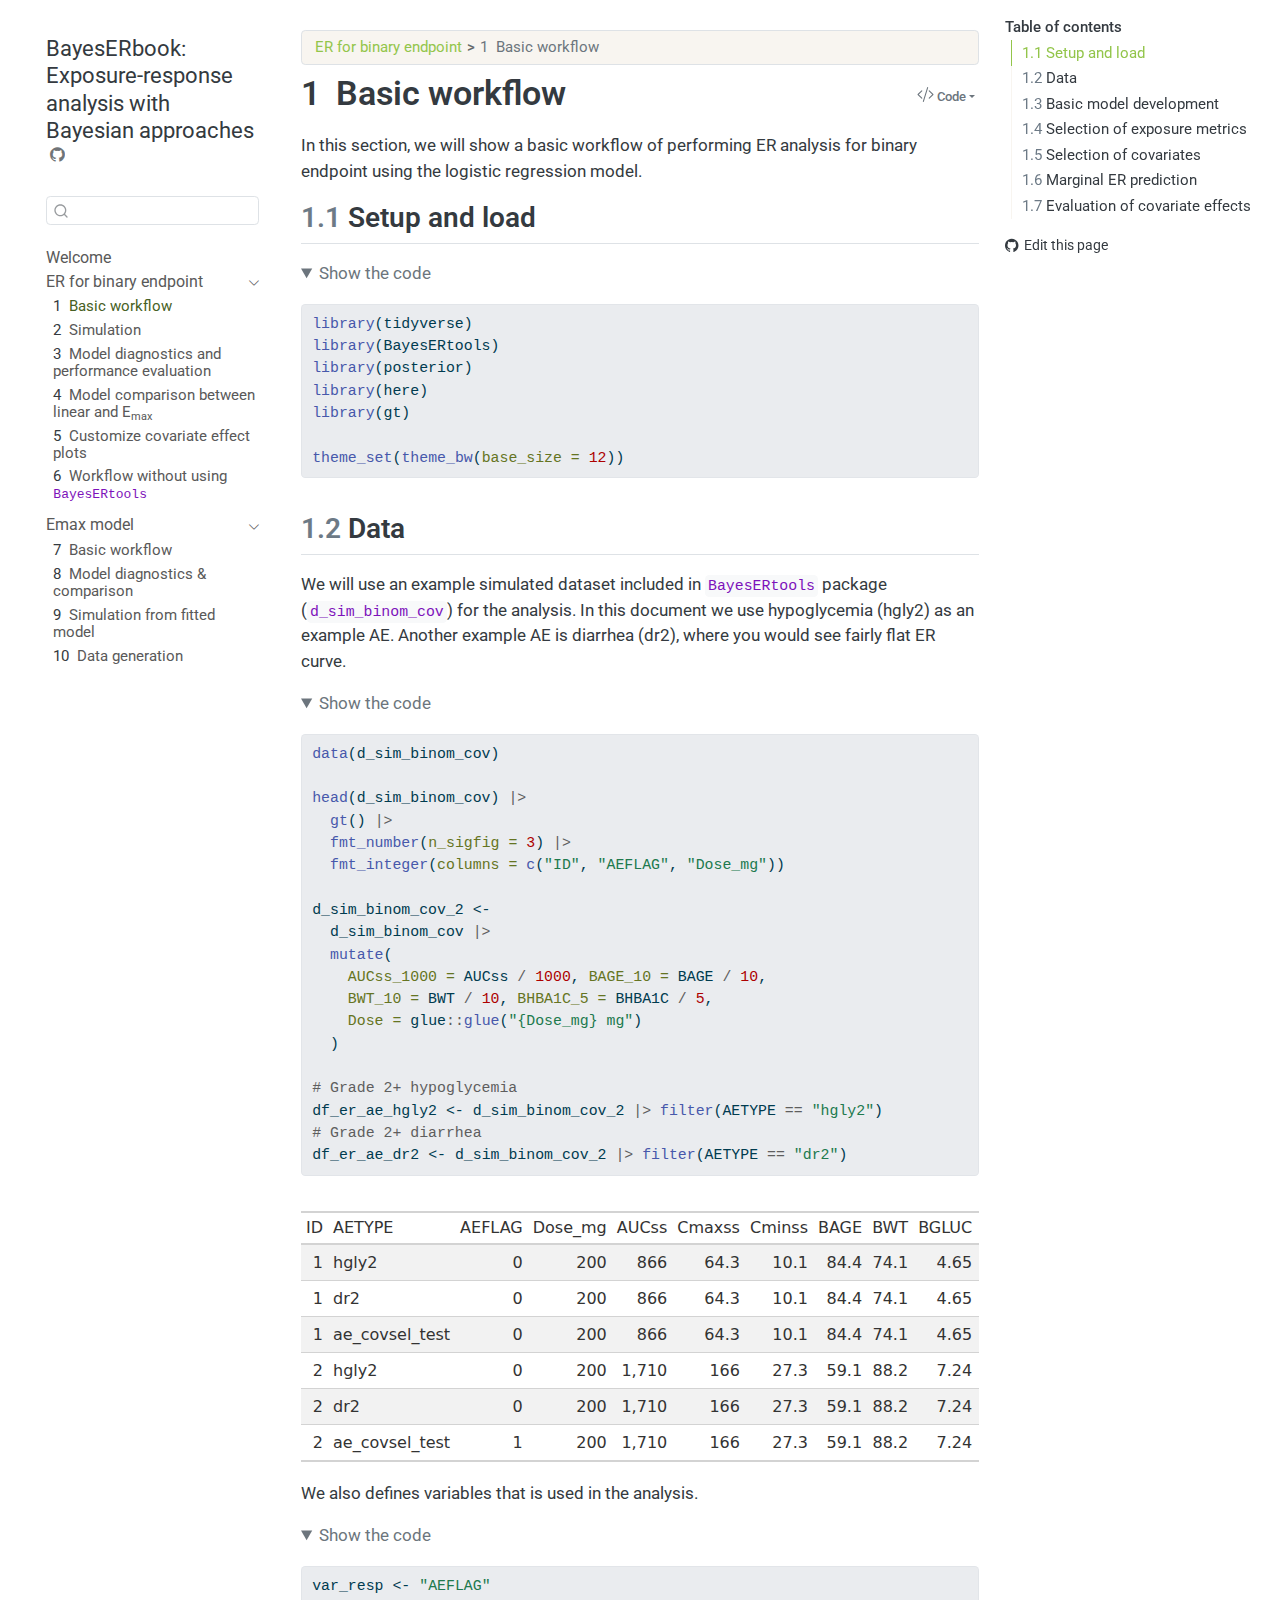
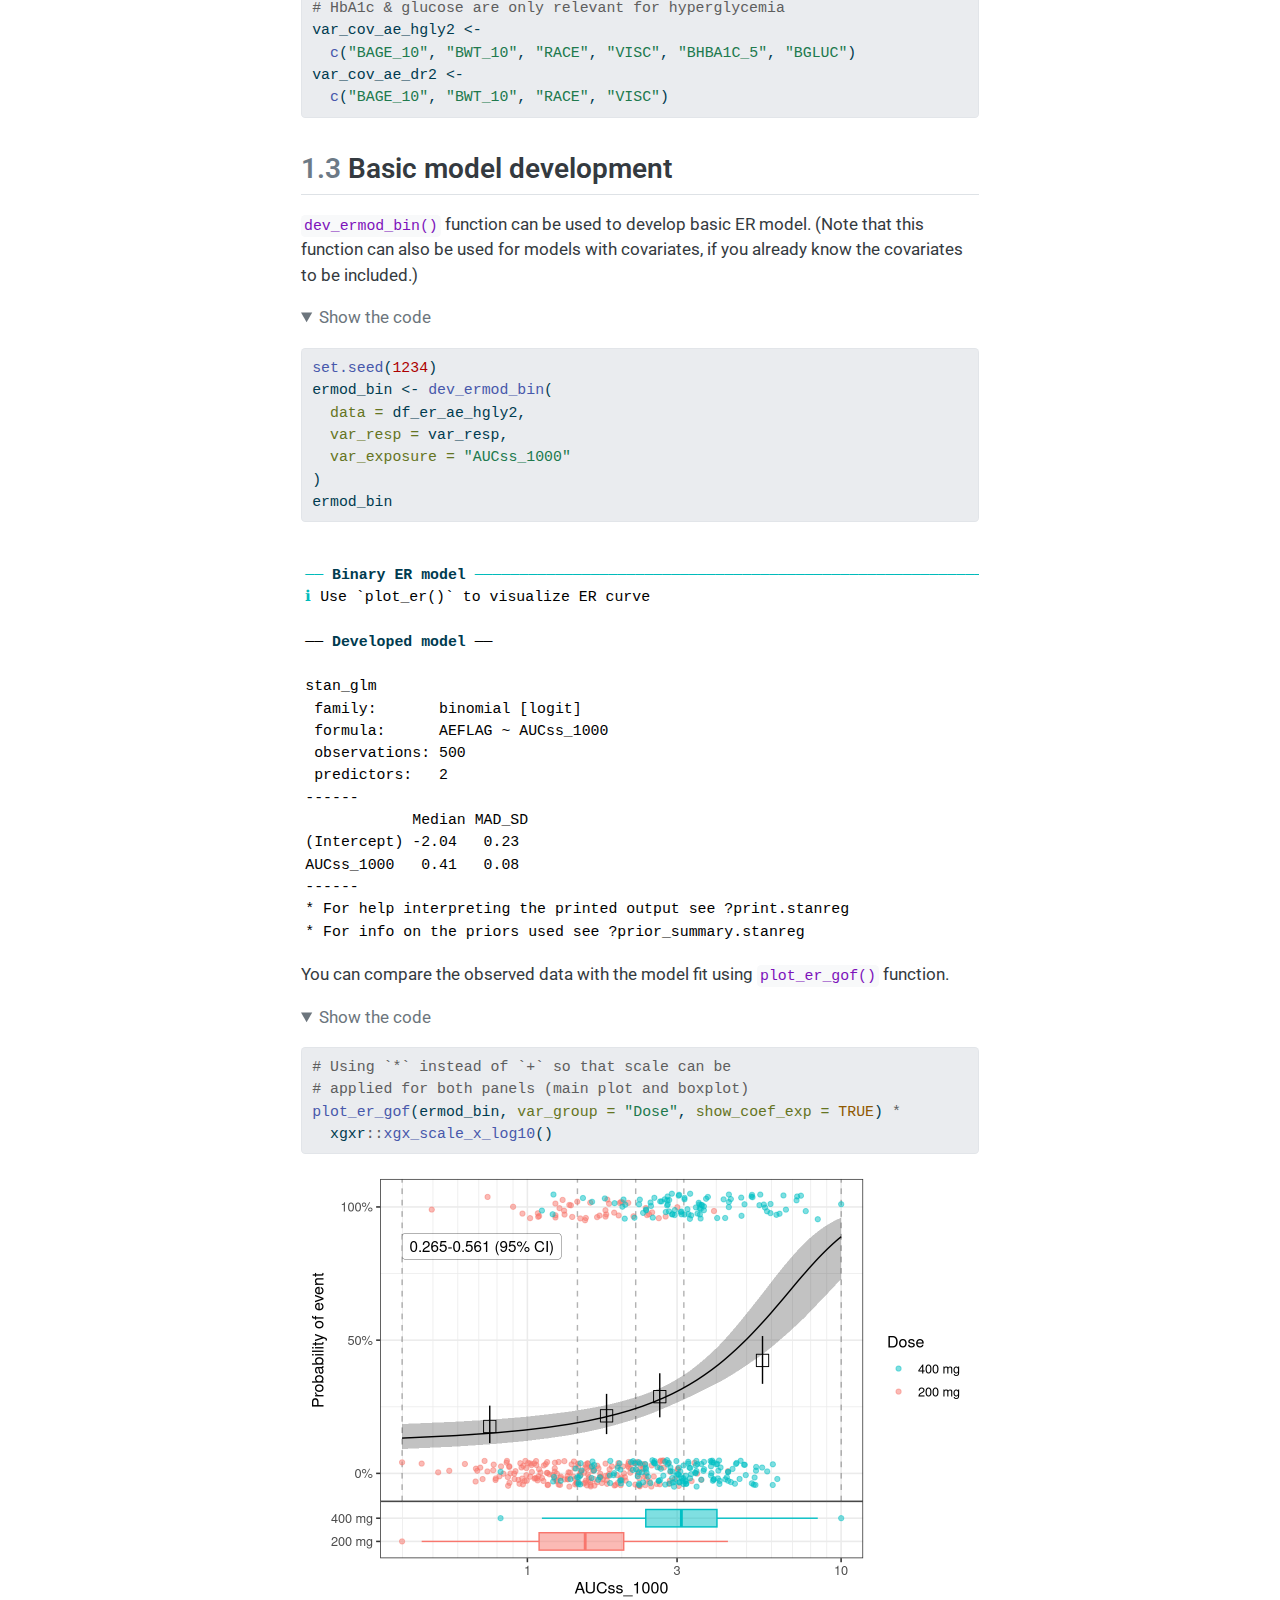
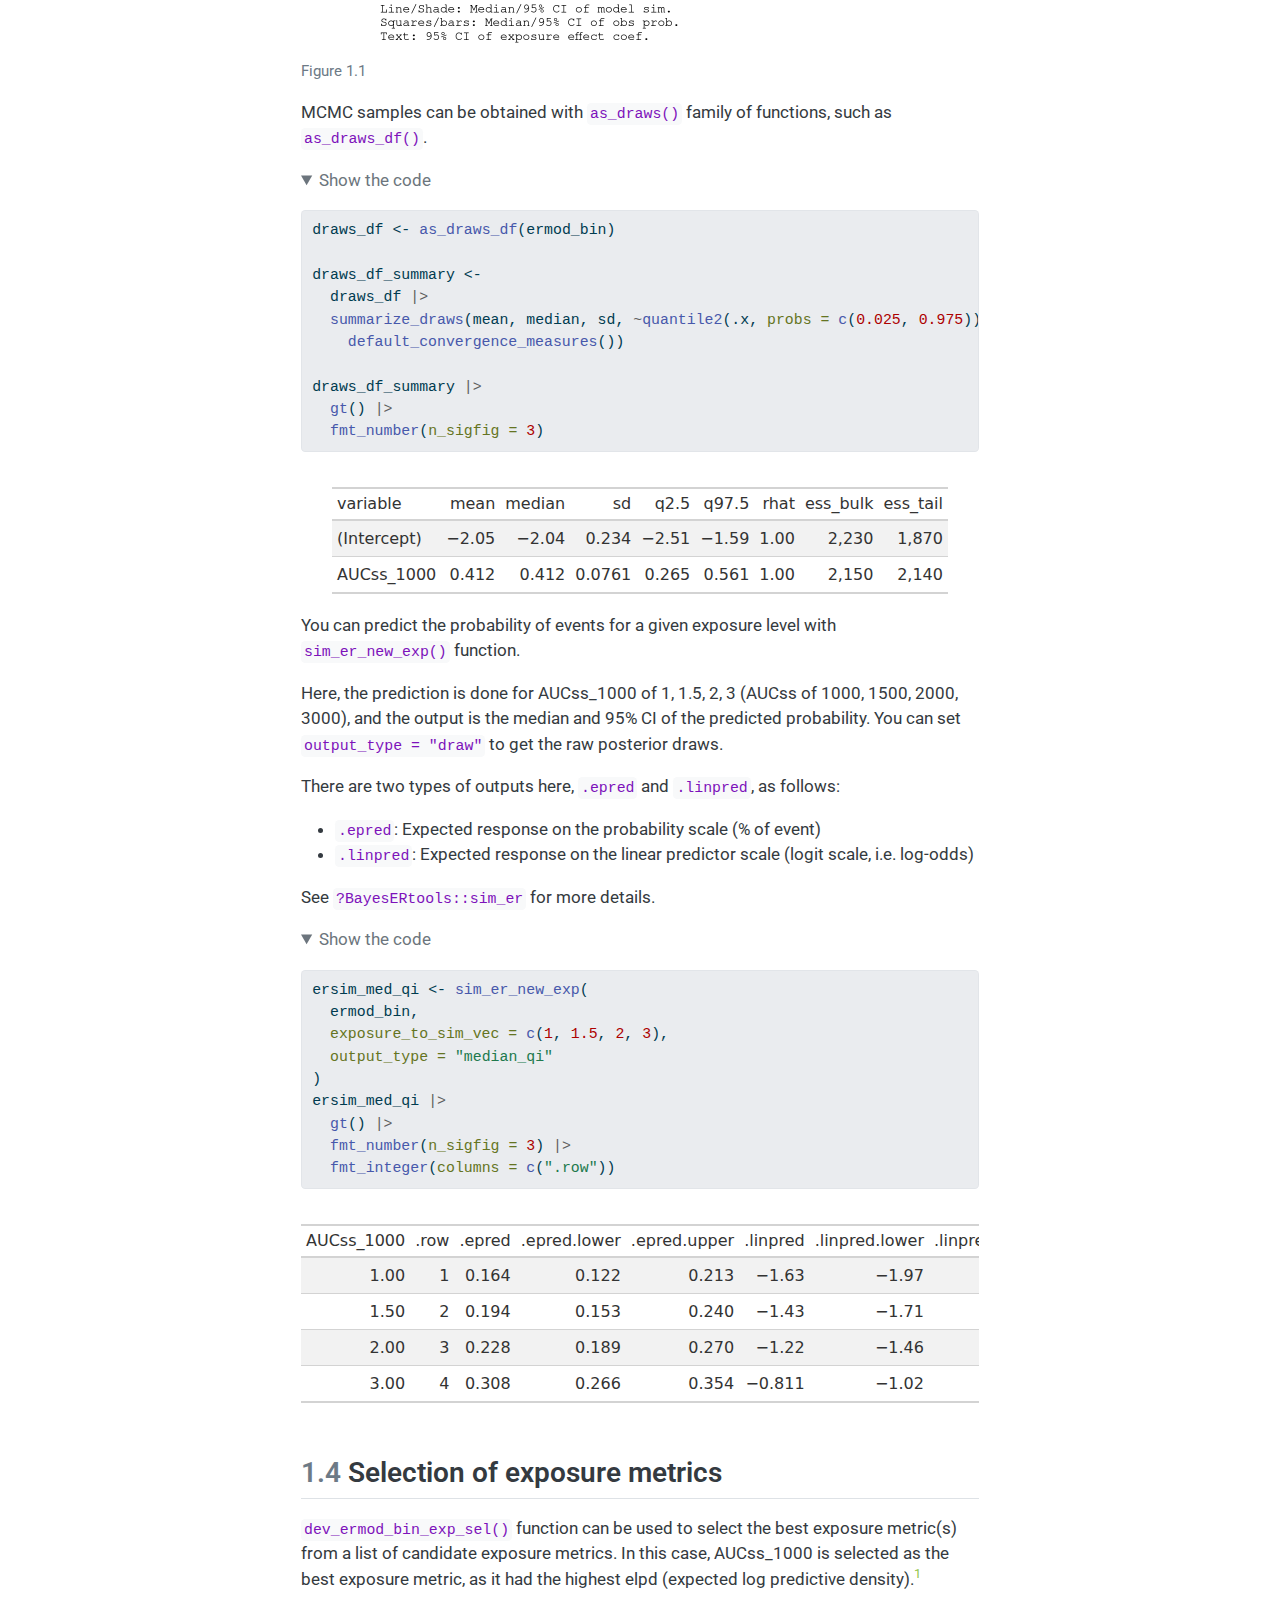
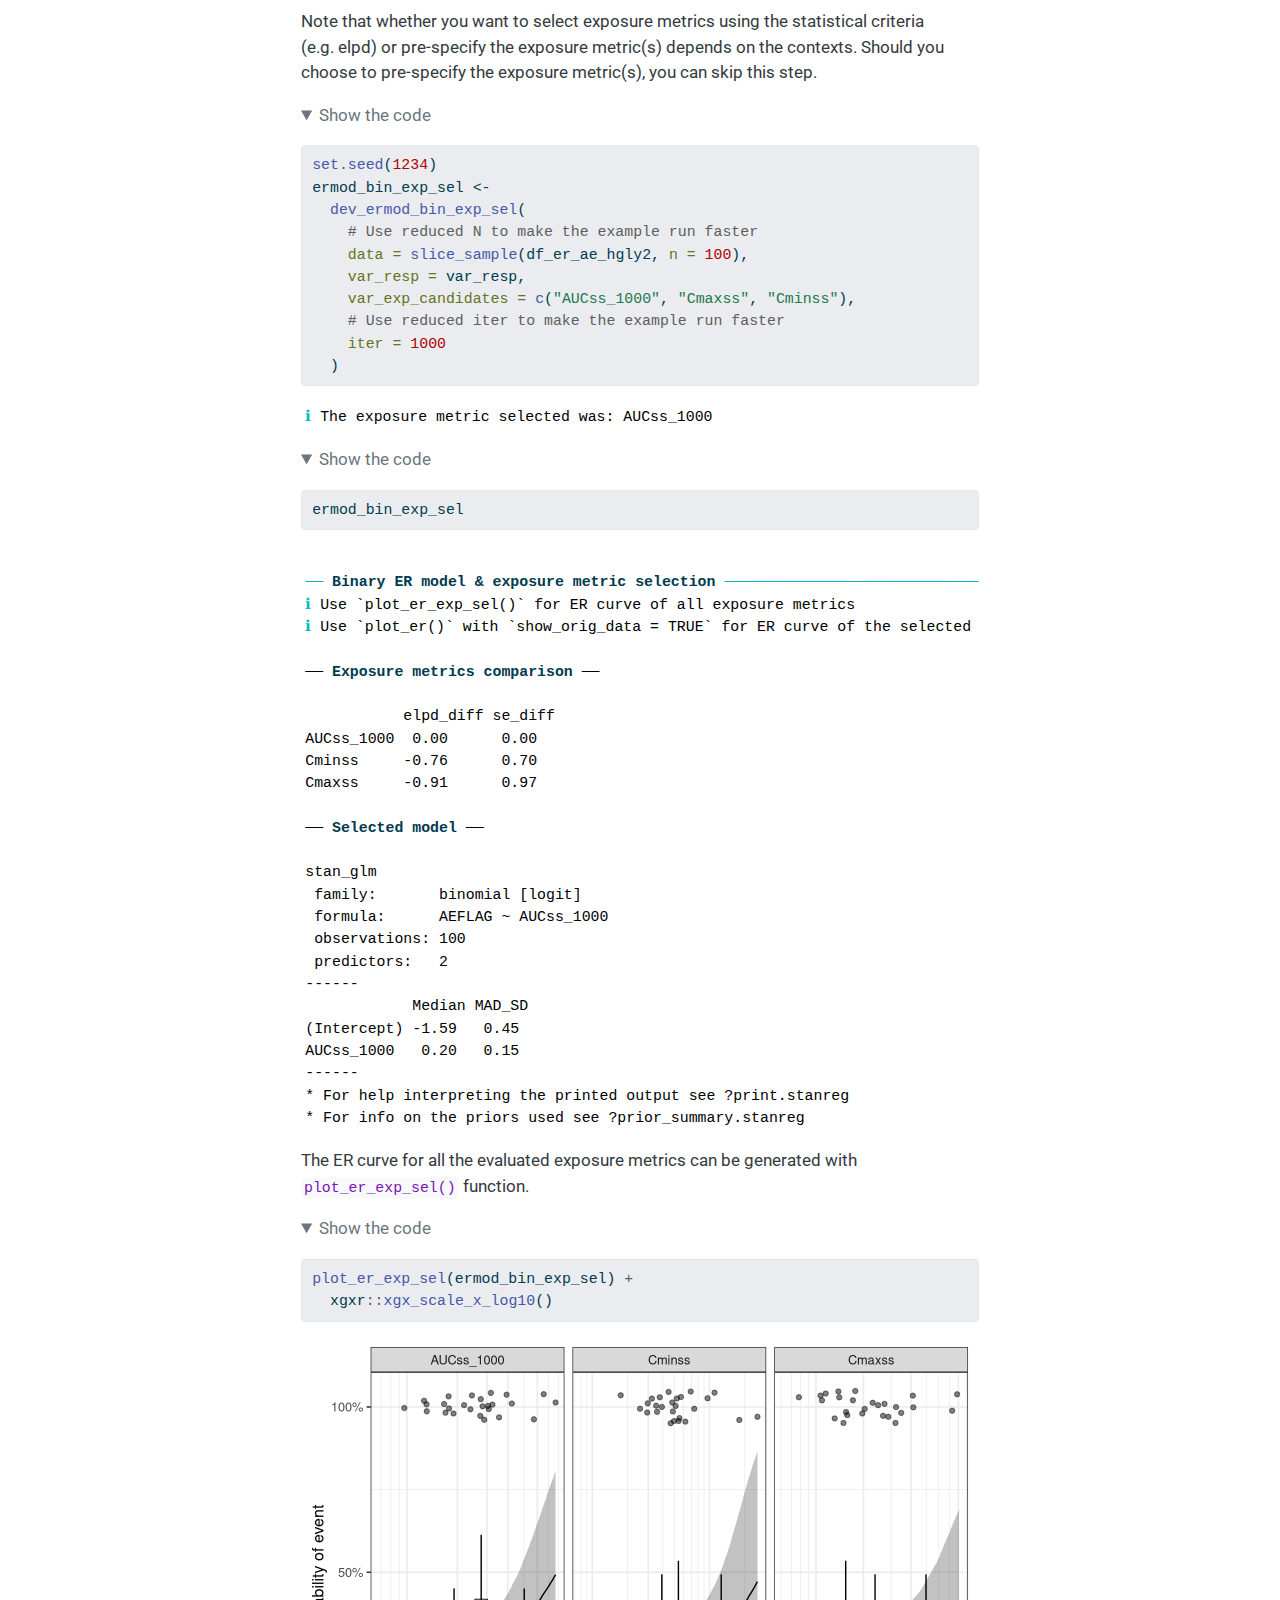
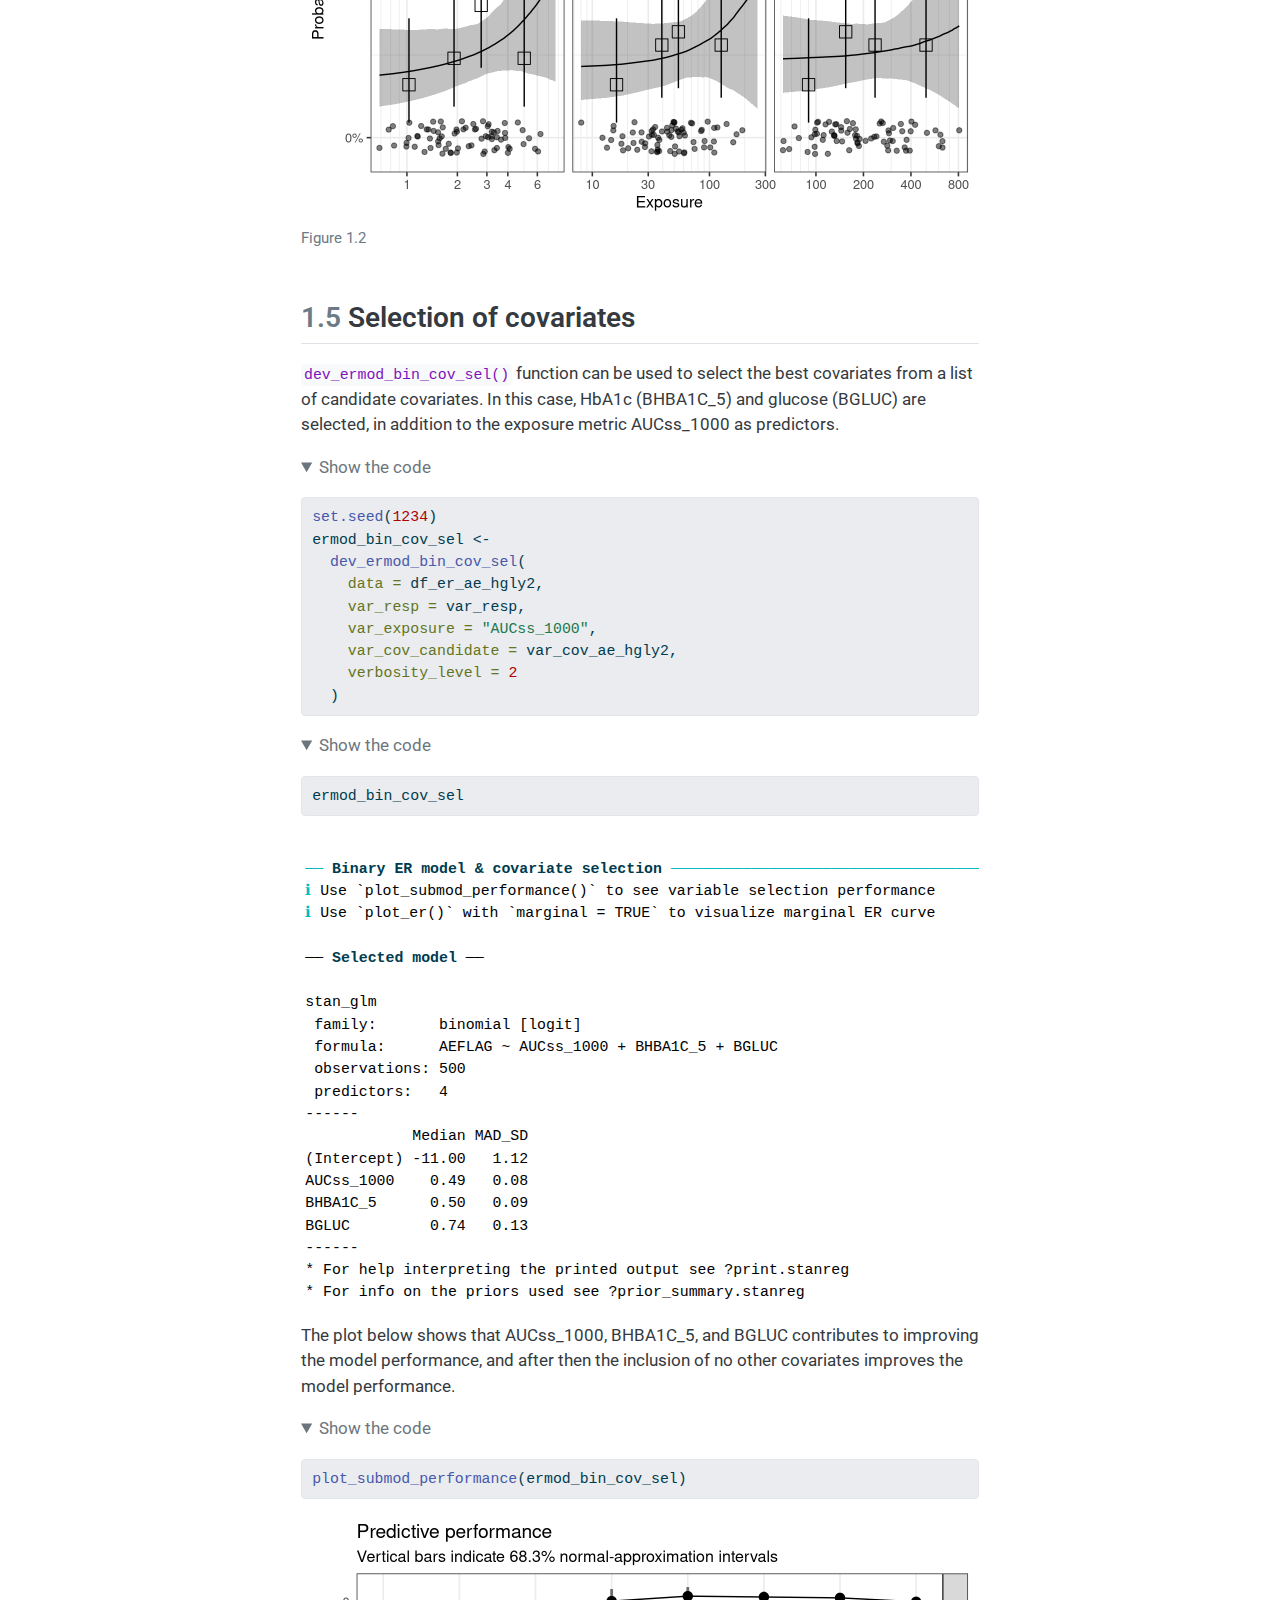
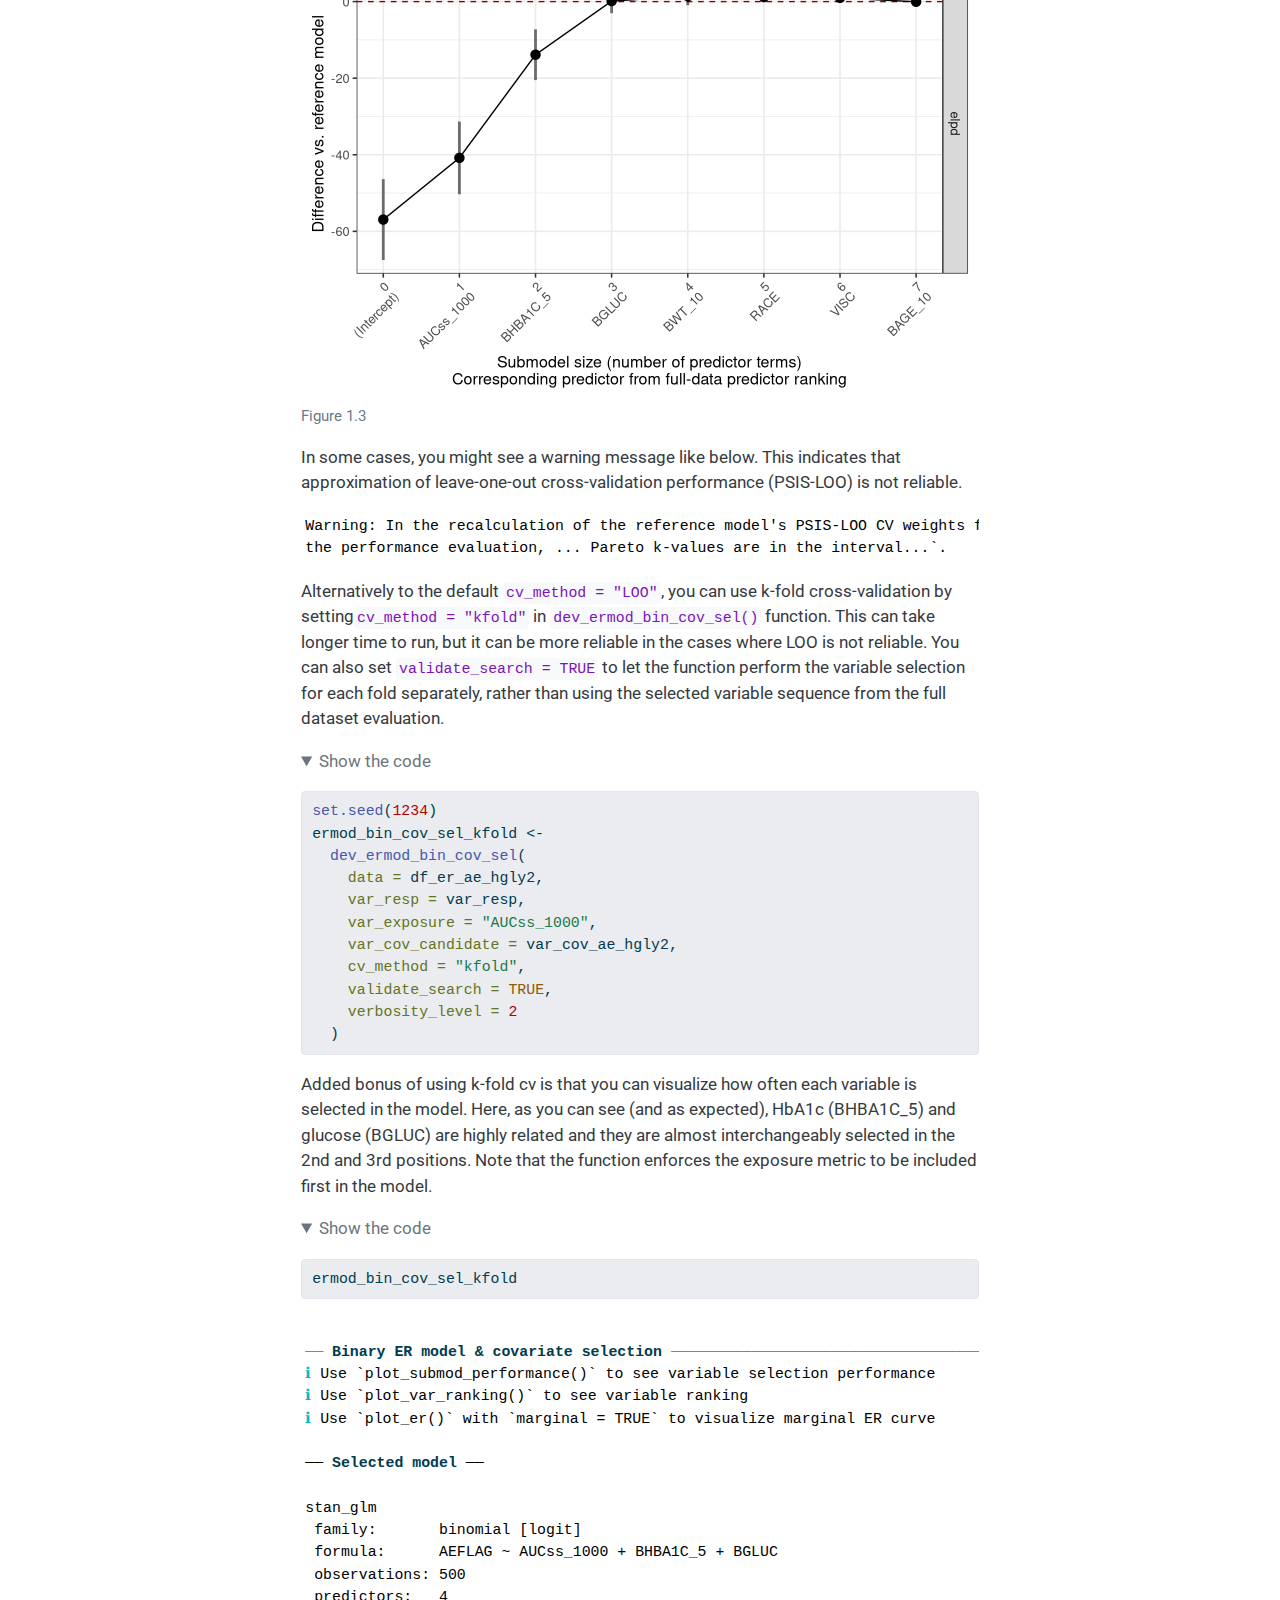
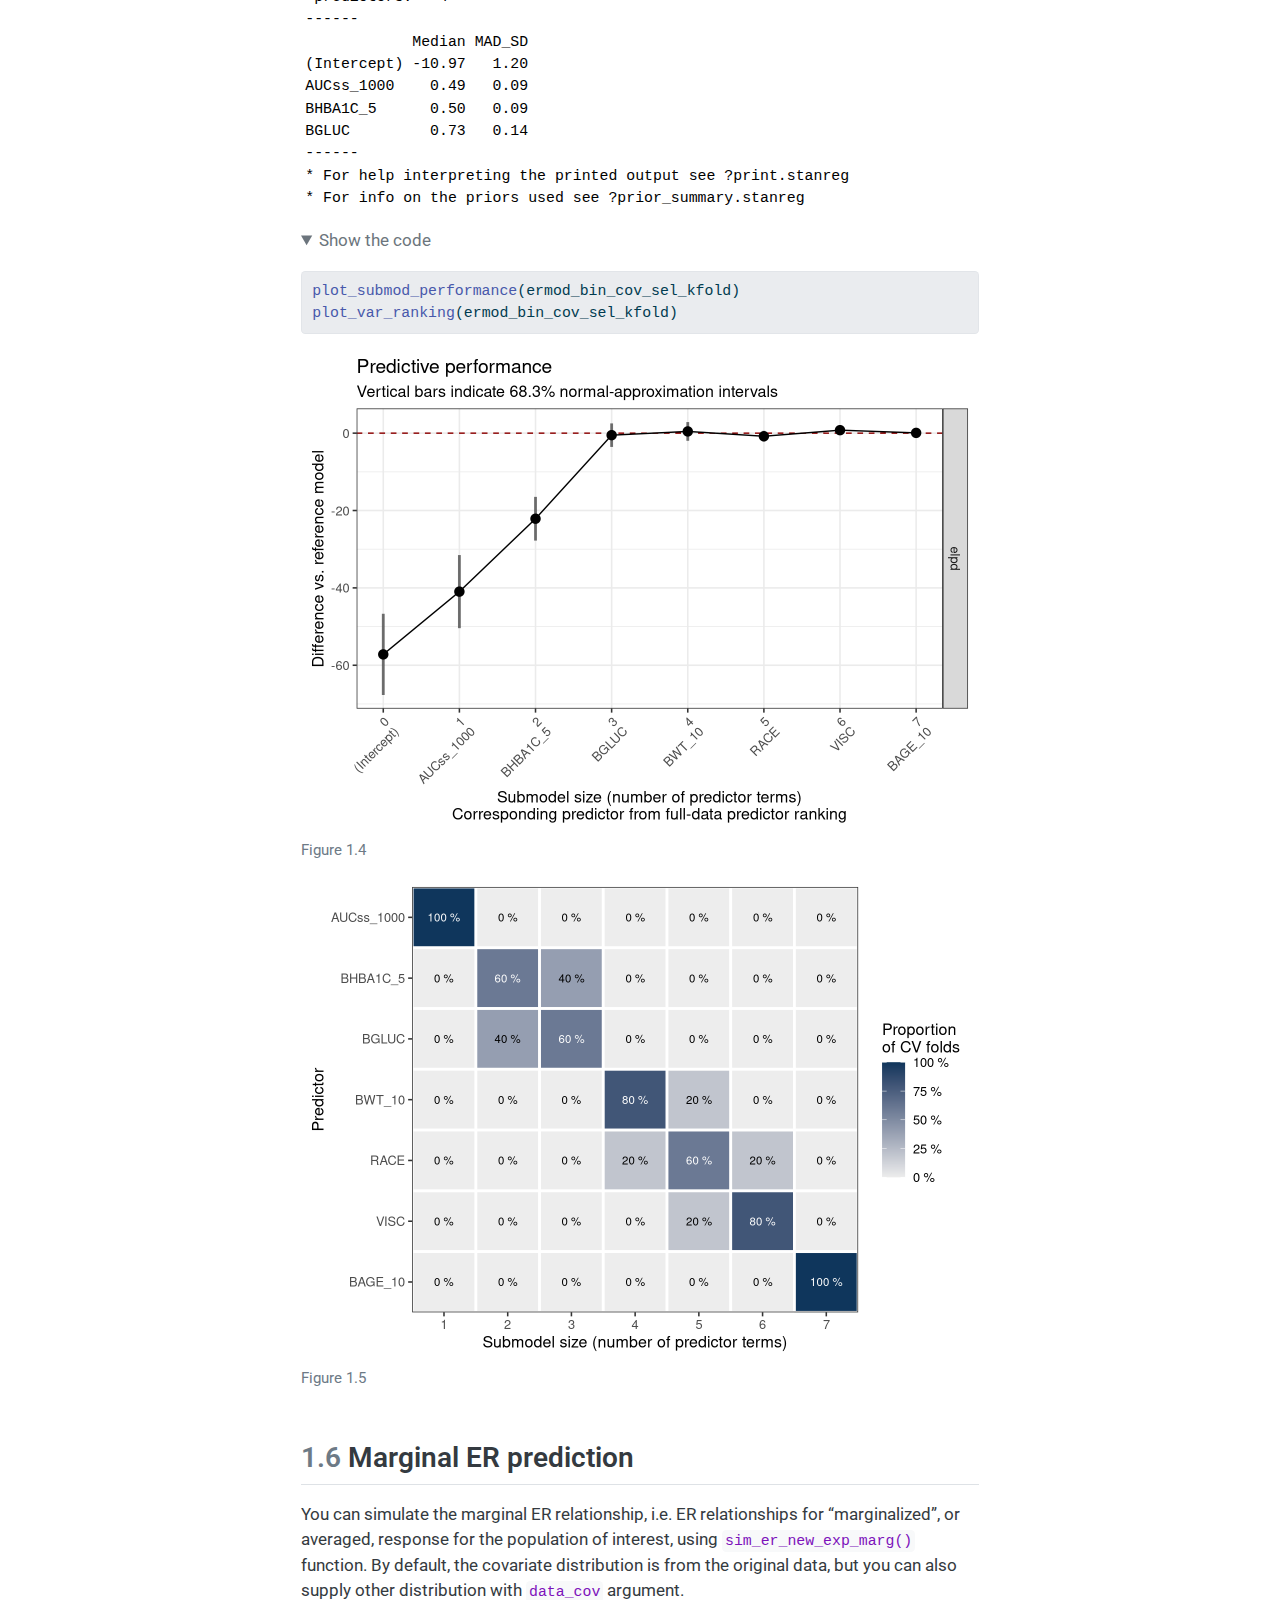
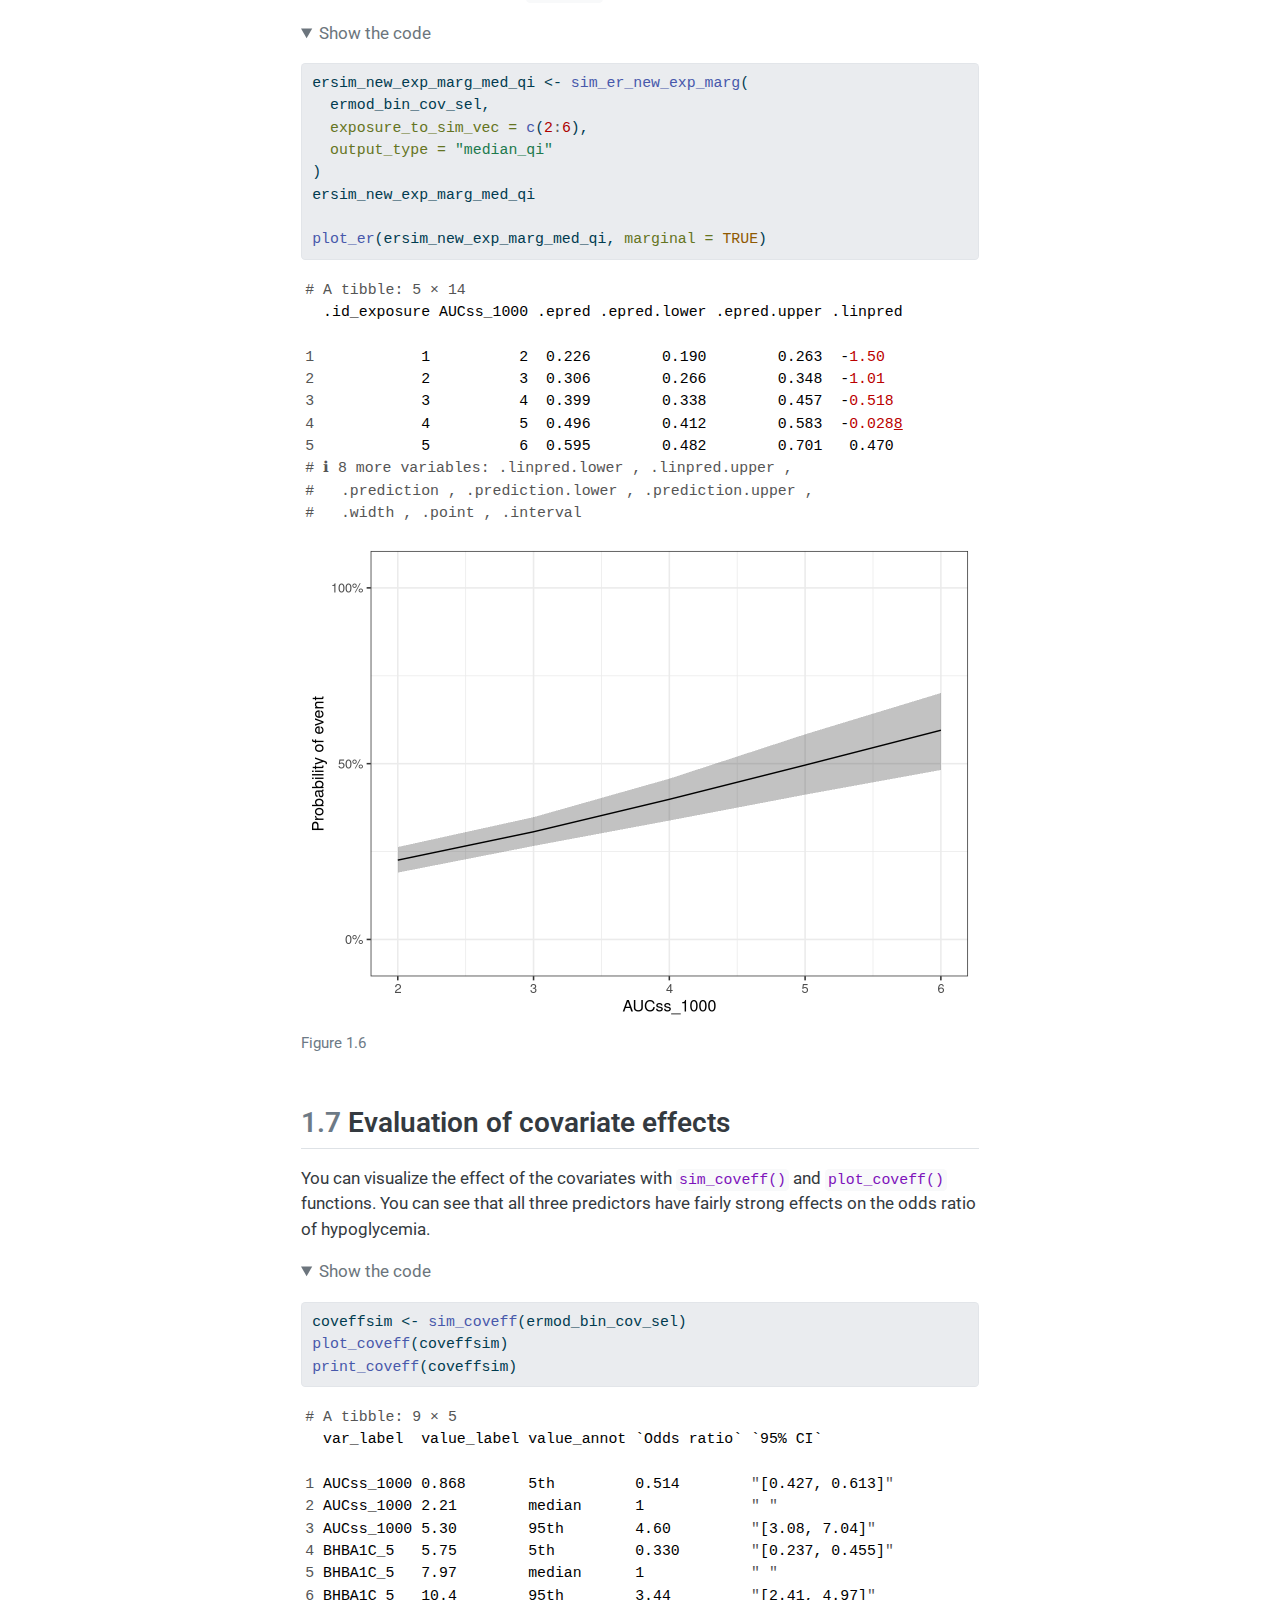
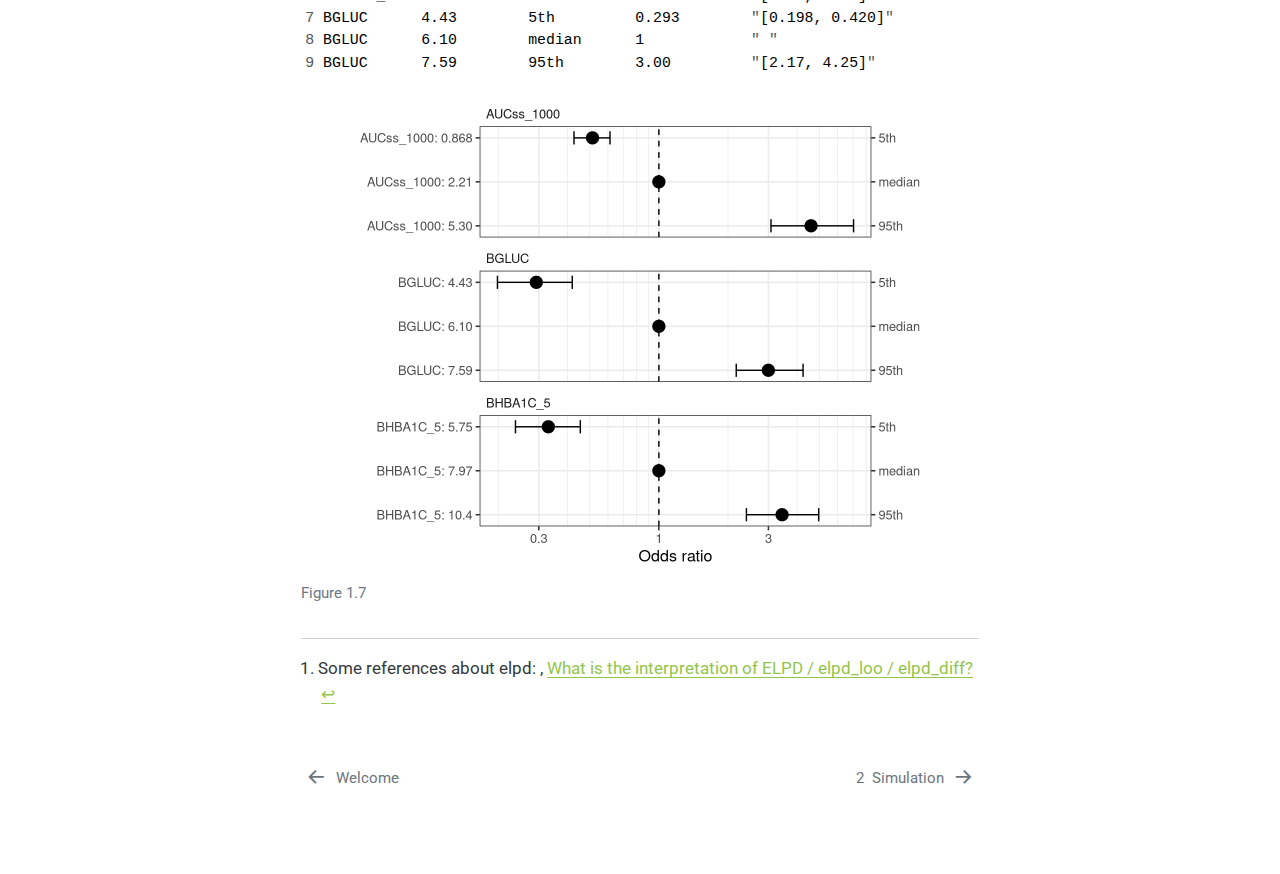
<file: notebook/binary/basic_workflow.html>
<!DOCTYPE html>
<html xmlns="http://www.w3.org/1999/xhtml" lang="en" xml:lang="en"><head>

<meta charset="utf-8">
<meta name="generator" content="quarto-1.6.40">

<meta name="viewport" content="width=device-width, initial-scale=1.0, user-scalable=yes">


<title>1&nbsp; Basic workflow – BayesERbook: Exposure-response analysis with Bayesian approaches</title>
<style>
code{white-space: pre-wrap;}
span.smallcaps{font-variant: small-caps;}
div.columns{display: flex; gap: min(4vw, 1.5em);}
div.column{flex: auto; overflow-x: auto;}
div.hanging-indent{margin-left: 1.5em; text-indent: -1.5em;}
ul.task-list{list-style: none;}
ul.task-list li input[type="checkbox"] {
  width: 0.8em;
  margin: 0 0.8em 0.2em -1em; /* quarto-specific, see https://github.com/quarto-dev/quarto-cli/issues/4556 */ 
  vertical-align: middle;
}
/* CSS for syntax highlighting */
pre > code.sourceCode { white-space: pre; position: relative; }
pre > code.sourceCode > span { line-height: 1.25; }
pre > code.sourceCode > span:empty { height: 1.2em; }
.sourceCode { overflow: visible; }
code.sourceCode > span { color: inherit; text-decoration: inherit; }
div.sourceCode { margin: 1em 0; }
pre.sourceCode { margin: 0; }
@media screen {
div.sourceCode { overflow: auto; }
}
@media print {
pre > code.sourceCode { white-space: pre-wrap; }
pre > code.sourceCode > span { display: inline-block; text-indent: -5em; padding-left: 5em; }
}
pre.numberSource code
  { counter-reset: source-line 0; }
pre.numberSource code > span
  { position: relative; left: -4em; counter-increment: source-line; }
pre.numberSource code > span > a:first-child::before
  { content: counter(source-line);
    position: relative; left: -1em; text-align: right; vertical-align: baseline;
    border: none; display: inline-block;
    -webkit-touch-callout: none; -webkit-user-select: none;
    -khtml-user-select: none; -moz-user-select: none;
    -ms-user-select: none; user-select: none;
    padding: 0 4px; width: 4em;
  }
pre.numberSource { margin-left: 3em;  padding-left: 4px; }
div.sourceCode
  {   }
@media screen {
pre > code.sourceCode > span > a:first-child::before { text-decoration: underline; }
}
</style>


<script src="../../site_libs/quarto-nav/quarto-nav.js"></script>
<script src="../../site_libs/quarto-nav/headroom.min.js"></script>
<script src="../../site_libs/clipboard/clipboard.min.js"></script>
<script src="../../site_libs/quarto-search/autocomplete.umd.js"></script>
<script src="../../site_libs/quarto-search/fuse.min.js"></script>
<script src="../../site_libs/quarto-search/quarto-search.js"></script>
<meta name="quarto:offset" content="../../">
<link href="../../notebook/binary/simulation.html" rel="next">
<link href="../../index.html" rel="prev">
<script src="../../site_libs/quarto-html/quarto.js"></script>
<script src="../../site_libs/quarto-html/popper.min.js"></script>
<script src="../../site_libs/quarto-html/tippy.umd.min.js"></script>
<script src="../../site_libs/quarto-html/anchor.min.js"></script>
<link href="../../site_libs/quarto-html/tippy.css" rel="stylesheet">
<link href="../../site_libs/quarto-html/quarto-syntax-highlighting-549806ee2085284f45b00abea8c6df48.css" rel="stylesheet" id="quarto-text-highlighting-styles">
<script src="../../site_libs/bootstrap/bootstrap.min.js"></script>
<link href="../../site_libs/bootstrap/bootstrap-icons.css" rel="stylesheet">
<link href="../../site_libs/bootstrap/bootstrap-b43e370a082453072daa43e15826c9a6.min.css" rel="stylesheet" append-hash="true" id="quarto-bootstrap" data-mode="light">
<script id="quarto-search-options" type="application/json">{
  "location": "sidebar",
  "copy-button": false,
  "collapse-after": 3,
  "panel-placement": "start",
  "type": "textbox",
  "limit": 50,
  "keyboard-shortcut": [
    "f",
    "/",
    "s"
  ],
  "show-item-context": false,
  "language": {
    "search-no-results-text": "No results",
    "search-matching-documents-text": "matching documents",
    "search-copy-link-title": "Copy link to search",
    "search-hide-matches-text": "Hide additional matches",
    "search-more-match-text": "more match in this document",
    "search-more-matches-text": "more matches in this document",
    "search-clear-button-title": "Clear",
    "search-text-placeholder": "",
    "search-detached-cancel-button-title": "Cancel",
    "search-submit-button-title": "Submit",
    "search-label": "Search"
  }
}</script>


</head>

<body class="nav-sidebar floating">

<div id="quarto-search-results"></div>
  <header id="quarto-header" class="headroom fixed-top">
  <nav class="quarto-secondary-nav">
    <div class="container-fluid d-flex">
      <button type="button" class="quarto-btn-toggle btn" data-bs-toggle="collapse" role="button" data-bs-target=".quarto-sidebar-collapse-item" aria-controls="quarto-sidebar" aria-expanded="false" aria-label="Toggle sidebar navigation" onclick="if (window.quartoToggleHeadroom) { window.quartoToggleHeadroom(); }">
        <i class="bi bi-layout-text-sidebar-reverse"></i>
      </button>
        <nav class="quarto-page-breadcrumbs" aria-label="breadcrumb"><ol class="breadcrumb"><li class="breadcrumb-item"><a href="../../notebook/binary/basic_workflow.html">ER for binary endpoint</a></li><li class="breadcrumb-item"><a href="../../notebook/binary/basic_workflow.html"><span class="chapter-number">1</span>&nbsp; <span class="chapter-title">Basic workflow</span></a></li></ol></nav>
        <a class="flex-grow-1" role="navigation" data-bs-toggle="collapse" data-bs-target=".quarto-sidebar-collapse-item" aria-controls="quarto-sidebar" aria-expanded="false" aria-label="Toggle sidebar navigation" onclick="if (window.quartoToggleHeadroom) { window.quartoToggleHeadroom(); }">      
        </a>
      <button type="button" class="btn quarto-search-button" aria-label="Search" onclick="window.quartoOpenSearch();">
        <i class="bi bi-search"></i>
      </button>
    </div>
  </nav>
</header>
<!-- content -->
<div id="quarto-content" class="quarto-container page-columns page-rows-contents page-layout-article">
<!-- sidebar -->
  <nav id="quarto-sidebar" class="sidebar collapse collapse-horizontal quarto-sidebar-collapse-item sidebar-navigation floating overflow-auto">
    <div class="pt-lg-2 mt-2 text-left sidebar-header">
    <div class="sidebar-title mb-0 py-0">
      <a href="../../">BayesERbook: Exposure-response analysis with Bayesian approaches</a> 
        <div class="sidebar-tools-main">
    <a href="https://github.com/genentech/BayesERbook/" title="Source Code" class="quarto-navigation-tool px-1" aria-label="Source Code"><i class="bi bi-github"></i></a>
</div>
    </div>
      </div>
        <div class="mt-2 flex-shrink-0 align-items-center">
        <div class="sidebar-search">
        <div id="quarto-search" class="" title="Search"></div>
        </div>
        </div>
    <div class="sidebar-menu-container"> 
    <ul class="list-unstyled mt-1">
        <li class="sidebar-item">
  <div class="sidebar-item-container"> 
  <a href="../../index.html" class="sidebar-item-text sidebar-link">
 <span class="menu-text">Welcome</span></a>
  </div>
</li>
        <li class="sidebar-item sidebar-item-section">
      <div class="sidebar-item-container"> 
            <a class="sidebar-item-text sidebar-link text-start" data-bs-toggle="collapse" data-bs-target="#quarto-sidebar-section-1" role="navigation" aria-expanded="true">
 <span class="menu-text">ER for binary endpoint</span></a>
          <a class="sidebar-item-toggle text-start" data-bs-toggle="collapse" data-bs-target="#quarto-sidebar-section-1" role="navigation" aria-expanded="true" aria-label="Toggle section">
            <i class="bi bi-chevron-right ms-2"></i>
          </a> 
      </div>
      <ul id="quarto-sidebar-section-1" class="collapse list-unstyled sidebar-section depth1 show">  
          <li class="sidebar-item">
  <div class="sidebar-item-container"> 
  <a href="../../notebook/binary/basic_workflow.html" class="sidebar-item-text sidebar-link active">
 <span class="menu-text"><span class="chapter-number">1</span>&nbsp; <span class="chapter-title">Basic workflow</span></span></a>
  </div>
</li>
          <li class="sidebar-item">
  <div class="sidebar-item-container"> 
  <a href="../../notebook/binary/simulation.html" class="sidebar-item-text sidebar-link">
 <span class="menu-text"><span class="chapter-number">2</span>&nbsp; <span class="chapter-title">Simulation</span></span></a>
  </div>
</li>
          <li class="sidebar-item">
  <div class="sidebar-item-container"> 
  <a href="../../notebook/binary/model_diagnostics.html" class="sidebar-item-text sidebar-link">
 <span class="menu-text"><span class="chapter-number">3</span>&nbsp; <span class="chapter-title">Model diagnostics and performance evaluation</span></span></a>
  </div>
</li>
          <li class="sidebar-item">
  <div class="sidebar-item-container"> 
  <a href="../../notebook/binary/mod_structure_comparison.html" class="sidebar-item-text sidebar-link">
 <span class="menu-text"><span class="chapter-number">4</span>&nbsp; <span class="chapter-title">Model comparison between linear and E<sub>max</sub></span></span></a>
  </div>
</li>
          <li class="sidebar-item">
  <div class="sidebar-item-container"> 
  <a href="../../notebook/binary/coveff_customize.html" class="sidebar-item-text sidebar-link">
 <span class="menu-text"><span class="chapter-number">5</span>&nbsp; <span class="chapter-title">Customize covariate effect plots</span></span></a>
  </div>
</li>
          <li class="sidebar-item">
  <div class="sidebar-item-container"> 
  <a href="../../notebook/binary/workflow_wo_package.html" class="sidebar-item-text sidebar-link">
 <span class="menu-text"><span class="chapter-number">6</span>&nbsp; <span class="chapter-title">Workflow without using <code>BayesERtools</code></span></span></a>
  </div>
</li>
      </ul>
  </li>
        <li class="sidebar-item sidebar-item-section">
      <div class="sidebar-item-container"> 
            <a class="sidebar-item-text sidebar-link text-start" data-bs-toggle="collapse" data-bs-target="#quarto-sidebar-section-2" role="navigation" aria-expanded="true">
 <span class="menu-text">Emax model</span></a>
          <a class="sidebar-item-toggle text-start" data-bs-toggle="collapse" data-bs-target="#quarto-sidebar-section-2" role="navigation" aria-expanded="true" aria-label="Toggle section">
            <i class="bi bi-chevron-right ms-2"></i>
          </a> 
      </div>
      <ul id="quarto-sidebar-section-2" class="collapse list-unstyled sidebar-section depth1 show">  
          <li class="sidebar-item">
  <div class="sidebar-item-container"> 
  <a href="../../notebook/emax/basic_workflow.html" class="sidebar-item-text sidebar-link">
 <span class="menu-text"><span class="chapter-number">7</span>&nbsp; <span class="chapter-title">Basic workflow</span></span></a>
  </div>
</li>
          <li class="sidebar-item">
  <div class="sidebar-item-container"> 
  <a href="../../notebook/emax/model_diagnostics.html" class="sidebar-item-text sidebar-link">
 <span class="menu-text"><span class="chapter-number">8</span>&nbsp; <span class="chapter-title">Model diagnostics &amp; comparison</span></span></a>
  </div>
</li>
          <li class="sidebar-item">
  <div class="sidebar-item-container"> 
  <a href="../../notebook/emax/simulation.html" class="sidebar-item-text sidebar-link">
 <span class="menu-text"><span class="chapter-number">9</span>&nbsp; <span class="chapter-title">Simulation from fitted model</span></span></a>
  </div>
</li>
          <li class="sidebar-item">
  <div class="sidebar-item-container"> 
  <a href="../../notebook/emax/data_generation.html" class="sidebar-item-text sidebar-link">
 <span class="menu-text"><span class="chapter-number">10</span>&nbsp; <span class="chapter-title">Data generation</span></span></a>
  </div>
</li>
      </ul>
  </li>
    </ul>
    </div>
</nav>
<div id="quarto-sidebar-glass" class="quarto-sidebar-collapse-item" data-bs-toggle="collapse" data-bs-target=".quarto-sidebar-collapse-item"></div>
<!-- margin-sidebar -->
    <div id="quarto-margin-sidebar" class="sidebar margin-sidebar">
        <nav id="TOC" role="doc-toc" class="toc-active">
    <h2 id="toc-title">Table of contents</h2>
   
  <ul>
  <li><a href="#setup-and-load" id="toc-setup-and-load" class="nav-link active" data-scroll-target="#setup-and-load"><span class="header-section-number">1.1</span> Setup and load</a></li>
  <li><a href="#data" id="toc-data" class="nav-link" data-scroll-target="#data"><span class="header-section-number">1.2</span> Data</a></li>
  <li><a href="#basic-model-development" id="toc-basic-model-development" class="nav-link" data-scroll-target="#basic-model-development"><span class="header-section-number">1.3</span> Basic model development</a></li>
  <li><a href="#selection-of-exposure-metrics" id="toc-selection-of-exposure-metrics" class="nav-link" data-scroll-target="#selection-of-exposure-metrics"><span class="header-section-number">1.4</span> Selection of exposure metrics</a></li>
  <li><a href="#selection-of-covariates" id="toc-selection-of-covariates" class="nav-link" data-scroll-target="#selection-of-covariates"><span class="header-section-number">1.5</span> Selection of covariates</a></li>
  <li><a href="#marginal-er-prediction" id="toc-marginal-er-prediction" class="nav-link" data-scroll-target="#marginal-er-prediction"><span class="header-section-number">1.6</span> Marginal ER prediction</a></li>
  <li><a href="#evaluation-of-covariate-effects" id="toc-evaluation-of-covariate-effects" class="nav-link" data-scroll-target="#evaluation-of-covariate-effects"><span class="header-section-number">1.7</span> Evaluation of covariate effects</a></li>
  </ul>
<div class="toc-actions"><ul><li><a href="https://github.com/genentech/BayesERbook/edit/main/notebook/binary/basic_workflow.qmd" class="toc-action"><i class="bi bi-github"></i>Edit this page</a></li></ul></div></nav>
    </div>
<!-- main -->
<main class="content" id="quarto-document-content">

<header id="title-block-header" class="quarto-title-block default"><nav class="quarto-page-breadcrumbs quarto-title-breadcrumbs d-none d-lg-block" aria-label="breadcrumb"><ol class="breadcrumb"><li class="breadcrumb-item"><a href="../../notebook/binary/basic_workflow.html">ER for binary endpoint</a></li><li class="breadcrumb-item"><a href="../../notebook/binary/basic_workflow.html"><span class="chapter-number">1</span>&nbsp; <span class="chapter-title">Basic workflow</span></a></li></ol></nav>
<div class="quarto-title">
<div class="quarto-title-block"><div><h1 class="title"><span class="chapter-number">1</span>&nbsp; <span class="chapter-title">Basic workflow</span></h1><button type="button" class="btn code-tools-button dropdown-toggle" id="quarto-code-tools-menu" data-bs-toggle="dropdown" aria-expanded="false"><i class="bi"></i> Code</button><ul class="dropdown-menu dropdown-menu-end" aria-labelelledby="quarto-code-tools-menu"><li><a id="quarto-show-all-code" class="dropdown-item" href="javascript:void(0)" role="button">Show All Code</a></li><li><a id="quarto-hide-all-code" class="dropdown-item" href="javascript:void(0)" role="button">Hide All Code</a></li><li><hr class="dropdown-divider"></li><li><a id="quarto-view-source" class="dropdown-item" href="javascript:void(0)" role="button">View Source</a></li></ul></div></div>
</div>



<div class="quarto-title-meta">

    
  
    
  </div>
  


</header>


<p>In this section, we will show a basic workflow of performing ER analysis for binary endpoint using the logistic regression model.</p>
<section id="setup-and-load" class="level2" data-number="1.1">
<h2 data-number="1.1" class="anchored" data-anchor-id="setup-and-load"><span class="header-section-number">1.1</span> Setup and load</h2>
<div class="cell">
<details open="" class="code-fold">
<summary>Show the code</summary>
<div class="sourceCode cell-code" id="cb1"><pre class="sourceCode r code-with-copy"><code class="sourceCode r"><span id="cb1-1"><a href="#cb1-1" aria-hidden="true" tabindex="-1"></a><span class="fu">library</span>(tidyverse)</span>
<span id="cb1-2"><a href="#cb1-2" aria-hidden="true" tabindex="-1"></a><span class="fu">library</span>(BayesERtools)</span>
<span id="cb1-3"><a href="#cb1-3" aria-hidden="true" tabindex="-1"></a><span class="fu">library</span>(posterior)</span>
<span id="cb1-4"><a href="#cb1-4" aria-hidden="true" tabindex="-1"></a><span class="fu">library</span>(here)</span>
<span id="cb1-5"><a href="#cb1-5" aria-hidden="true" tabindex="-1"></a><span class="fu">library</span>(gt)</span>
<span id="cb1-6"><a href="#cb1-6" aria-hidden="true" tabindex="-1"></a></span>
<span id="cb1-7"><a href="#cb1-7" aria-hidden="true" tabindex="-1"></a><span class="fu">theme_set</span>(<span class="fu">theme_bw</span>(<span class="at">base_size =</span> <span class="dv">12</span>))</span></code><button title="Copy to Clipboard" class="code-copy-button"><i class="bi"></i></button></pre></div>
</details>
</div>
</section>
<section id="data" class="level2" data-number="1.2">
<h2 data-number="1.2" class="anchored" data-anchor-id="data"><span class="header-section-number">1.2</span> Data</h2>
<p>We will use an example simulated dataset included in <code>BayesERtools</code> package (<code>d_sim_binom_cov</code>) for the analysis. In this document we use hypoglycemia (hgly2) as an example AE. Another example AE is diarrhea (dr2), where you would see fairly flat ER curve.</p>
<div class="cell">
<details open="" class="code-fold">
<summary>Show the code</summary>
<div class="sourceCode cell-code" id="cb2"><pre class="sourceCode r code-with-copy"><code class="sourceCode r"><span id="cb2-1"><a href="#cb2-1" aria-hidden="true" tabindex="-1"></a><span class="fu">data</span>(d_sim_binom_cov)</span>
<span id="cb2-2"><a href="#cb2-2" aria-hidden="true" tabindex="-1"></a></span>
<span id="cb2-3"><a href="#cb2-3" aria-hidden="true" tabindex="-1"></a><span class="fu">head</span>(d_sim_binom_cov) <span class="sc">|&gt;</span> </span>
<span id="cb2-4"><a href="#cb2-4" aria-hidden="true" tabindex="-1"></a>  <span class="fu">gt</span>() <span class="sc">|&gt;</span></span>
<span id="cb2-5"><a href="#cb2-5" aria-hidden="true" tabindex="-1"></a>  <span class="fu">fmt_number</span>(<span class="at">n_sigfig =</span> <span class="dv">3</span>) <span class="sc">|&gt;</span></span>
<span id="cb2-6"><a href="#cb2-6" aria-hidden="true" tabindex="-1"></a>  <span class="fu">fmt_integer</span>(<span class="at">columns =</span> <span class="fu">c</span>(<span class="st">"ID"</span>, <span class="st">"AEFLAG"</span>, <span class="st">"Dose_mg"</span>))</span>
<span id="cb2-7"><a href="#cb2-7" aria-hidden="true" tabindex="-1"></a></span>
<span id="cb2-8"><a href="#cb2-8" aria-hidden="true" tabindex="-1"></a>d_sim_binom_cov_2 <span class="ot">&lt;-</span></span>
<span id="cb2-9"><a href="#cb2-9" aria-hidden="true" tabindex="-1"></a>  d_sim_binom_cov <span class="sc">|&gt;</span></span>
<span id="cb2-10"><a href="#cb2-10" aria-hidden="true" tabindex="-1"></a>  <span class="fu">mutate</span>(</span>
<span id="cb2-11"><a href="#cb2-11" aria-hidden="true" tabindex="-1"></a>    <span class="at">AUCss_1000 =</span> AUCss <span class="sc">/</span> <span class="dv">1000</span>, <span class="at">BAGE_10 =</span> BAGE <span class="sc">/</span> <span class="dv">10</span>,</span>
<span id="cb2-12"><a href="#cb2-12" aria-hidden="true" tabindex="-1"></a>    <span class="at">BWT_10 =</span> BWT <span class="sc">/</span> <span class="dv">10</span>, <span class="at">BHBA1C_5 =</span> BHBA1C <span class="sc">/</span> <span class="dv">5</span>,</span>
<span id="cb2-13"><a href="#cb2-13" aria-hidden="true" tabindex="-1"></a>    <span class="at">Dose =</span> glue<span class="sc">::</span><span class="fu">glue</span>(<span class="st">"{Dose_mg} mg"</span>)</span>
<span id="cb2-14"><a href="#cb2-14" aria-hidden="true" tabindex="-1"></a>  )</span>
<span id="cb2-15"><a href="#cb2-15" aria-hidden="true" tabindex="-1"></a></span>
<span id="cb2-16"><a href="#cb2-16" aria-hidden="true" tabindex="-1"></a><span class="co"># Grade 2+ hypoglycemia</span></span>
<span id="cb2-17"><a href="#cb2-17" aria-hidden="true" tabindex="-1"></a>df_er_ae_hgly2 <span class="ot">&lt;-</span> d_sim_binom_cov_2 <span class="sc">|&gt;</span> <span class="fu">filter</span>(AETYPE <span class="sc">==</span> <span class="st">"hgly2"</span>)</span>
<span id="cb2-18"><a href="#cb2-18" aria-hidden="true" tabindex="-1"></a><span class="co"># Grade 2+ diarrhea</span></span>
<span id="cb2-19"><a href="#cb2-19" aria-hidden="true" tabindex="-1"></a>df_er_ae_dr2 <span class="ot">&lt;-</span> d_sim_binom_cov_2 <span class="sc">|&gt;</span> <span class="fu">filter</span>(AETYPE <span class="sc">==</span> <span class="st">"dr2"</span>)</span></code><button title="Copy to Clipboard" class="code-copy-button"><i class="bi"></i></button></pre></div>
</details>
<div class="cell-output-display">
<div id="avhmcboadf" style="padding-left:0px;padding-right:0px;padding-top:10px;padding-bottom:10px;overflow-x:auto;overflow-y:auto;width:auto;height:auto;">
<style>#avhmcboadf table {
  font-family: system-ui, 'Segoe UI', Roboto, Helvetica, Arial, sans-serif, 'Apple Color Emoji', 'Segoe UI Emoji', 'Segoe UI Symbol', 'Noto Color Emoji';
  -webkit-font-smoothing: antialiased;
  -moz-osx-font-smoothing: grayscale;
}

#avhmcboadf thead, #avhmcboadf tbody, #avhmcboadf tfoot, #avhmcboadf tr, #avhmcboadf td, #avhmcboadf th {
  border-style: none;
}

#avhmcboadf p {
  margin: 0;
  padding: 0;
}

#avhmcboadf .gt_table {
  display: table;
  border-collapse: collapse;
  line-height: normal;
  margin-left: auto;
  margin-right: auto;
  color: #333333;
  font-size: 16px;
  font-weight: normal;
  font-style: normal;
  background-color: #FFFFFF;
  width: auto;
  border-top-style: solid;
  border-top-width: 2px;
  border-top-color: #A8A8A8;
  border-right-style: none;
  border-right-width: 2px;
  border-right-color: #D3D3D3;
  border-bottom-style: solid;
  border-bottom-width: 2px;
  border-bottom-color: #A8A8A8;
  border-left-style: none;
  border-left-width: 2px;
  border-left-color: #D3D3D3;
}

#avhmcboadf .gt_caption {
  padding-top: 4px;
  padding-bottom: 4px;
}

#avhmcboadf .gt_title {
  color: #333333;
  font-size: 125%;
  font-weight: initial;
  padding-top: 4px;
  padding-bottom: 4px;
  padding-left: 5px;
  padding-right: 5px;
  border-bottom-color: #FFFFFF;
  border-bottom-width: 0;
}

#avhmcboadf .gt_subtitle {
  color: #333333;
  font-size: 85%;
  font-weight: initial;
  padding-top: 3px;
  padding-bottom: 5px;
  padding-left: 5px;
  padding-right: 5px;
  border-top-color: #FFFFFF;
  border-top-width: 0;
}

#avhmcboadf .gt_heading {
  background-color: #FFFFFF;
  text-align: center;
  border-bottom-color: #FFFFFF;
  border-left-style: none;
  border-left-width: 1px;
  border-left-color: #D3D3D3;
  border-right-style: none;
  border-right-width: 1px;
  border-right-color: #D3D3D3;
}

#avhmcboadf .gt_bottom_border {
  border-bottom-style: solid;
  border-bottom-width: 2px;
  border-bottom-color: #D3D3D3;
}

#avhmcboadf .gt_col_headings {
  border-top-style: solid;
  border-top-width: 2px;
  border-top-color: #D3D3D3;
  border-bottom-style: solid;
  border-bottom-width: 2px;
  border-bottom-color: #D3D3D3;
  border-left-style: none;
  border-left-width: 1px;
  border-left-color: #D3D3D3;
  border-right-style: none;
  border-right-width: 1px;
  border-right-color: #D3D3D3;
}

#avhmcboadf .gt_col_heading {
  color: #333333;
  background-color: #FFFFFF;
  font-size: 100%;
  font-weight: normal;
  text-transform: inherit;
  border-left-style: none;
  border-left-width: 1px;
  border-left-color: #D3D3D3;
  border-right-style: none;
  border-right-width: 1px;
  border-right-color: #D3D3D3;
  vertical-align: bottom;
  padding-top: 5px;
  padding-bottom: 6px;
  padding-left: 5px;
  padding-right: 5px;
  overflow-x: hidden;
}

#avhmcboadf .gt_column_spanner_outer {
  color: #333333;
  background-color: #FFFFFF;
  font-size: 100%;
  font-weight: normal;
  text-transform: inherit;
  padding-top: 0;
  padding-bottom: 0;
  padding-left: 4px;
  padding-right: 4px;
}

#avhmcboadf .gt_column_spanner_outer:first-child {
  padding-left: 0;
}

#avhmcboadf .gt_column_spanner_outer:last-child {
  padding-right: 0;
}

#avhmcboadf .gt_column_spanner {
  border-bottom-style: solid;
  border-bottom-width: 2px;
  border-bottom-color: #D3D3D3;
  vertical-align: bottom;
  padding-top: 5px;
  padding-bottom: 5px;
  overflow-x: hidden;
  display: inline-block;
  width: 100%;
}

#avhmcboadf .gt_spanner_row {
  border-bottom-style: hidden;
}

#avhmcboadf .gt_group_heading {
  padding-top: 8px;
  padding-bottom: 8px;
  padding-left: 5px;
  padding-right: 5px;
  color: #333333;
  background-color: #FFFFFF;
  font-size: 100%;
  font-weight: initial;
  text-transform: inherit;
  border-top-style: solid;
  border-top-width: 2px;
  border-top-color: #D3D3D3;
  border-bottom-style: solid;
  border-bottom-width: 2px;
  border-bottom-color: #D3D3D3;
  border-left-style: none;
  border-left-width: 1px;
  border-left-color: #D3D3D3;
  border-right-style: none;
  border-right-width: 1px;
  border-right-color: #D3D3D3;
  vertical-align: middle;
  text-align: left;
}

#avhmcboadf .gt_empty_group_heading {
  padding: 0.5px;
  color: #333333;
  background-color: #FFFFFF;
  font-size: 100%;
  font-weight: initial;
  border-top-style: solid;
  border-top-width: 2px;
  border-top-color: #D3D3D3;
  border-bottom-style: solid;
  border-bottom-width: 2px;
  border-bottom-color: #D3D3D3;
  vertical-align: middle;
}

#avhmcboadf .gt_from_md > :first-child {
  margin-top: 0;
}

#avhmcboadf .gt_from_md > :last-child {
  margin-bottom: 0;
}

#avhmcboadf .gt_row {
  padding-top: 8px;
  padding-bottom: 8px;
  padding-left: 5px;
  padding-right: 5px;
  margin: 10px;
  border-top-style: solid;
  border-top-width: 1px;
  border-top-color: #D3D3D3;
  border-left-style: none;
  border-left-width: 1px;
  border-left-color: #D3D3D3;
  border-right-style: none;
  border-right-width: 1px;
  border-right-color: #D3D3D3;
  vertical-align: middle;
  overflow-x: hidden;
}

#avhmcboadf .gt_stub {
  color: #333333;
  background-color: #FFFFFF;
  font-size: 100%;
  font-weight: initial;
  text-transform: inherit;
  border-right-style: solid;
  border-right-width: 2px;
  border-right-color: #D3D3D3;
  padding-left: 5px;
  padding-right: 5px;
}

#avhmcboadf .gt_stub_row_group {
  color: #333333;
  background-color: #FFFFFF;
  font-size: 100%;
  font-weight: initial;
  text-transform: inherit;
  border-right-style: solid;
  border-right-width: 2px;
  border-right-color: #D3D3D3;
  padding-left: 5px;
  padding-right: 5px;
  vertical-align: top;
}

#avhmcboadf .gt_row_group_first td {
  border-top-width: 2px;
}

#avhmcboadf .gt_row_group_first th {
  border-top-width: 2px;
}

#avhmcboadf .gt_summary_row {
  color: #333333;
  background-color: #FFFFFF;
  text-transform: inherit;
  padding-top: 8px;
  padding-bottom: 8px;
  padding-left: 5px;
  padding-right: 5px;
}

#avhmcboadf .gt_first_summary_row {
  border-top-style: solid;
  border-top-color: #D3D3D3;
}

#avhmcboadf .gt_first_summary_row.thick {
  border-top-width: 2px;
}

#avhmcboadf .gt_last_summary_row {
  padding-top: 8px;
  padding-bottom: 8px;
  padding-left: 5px;
  padding-right: 5px;
  border-bottom-style: solid;
  border-bottom-width: 2px;
  border-bottom-color: #D3D3D3;
}

#avhmcboadf .gt_grand_summary_row {
  color: #333333;
  background-color: #FFFFFF;
  text-transform: inherit;
  padding-top: 8px;
  padding-bottom: 8px;
  padding-left: 5px;
  padding-right: 5px;
}

#avhmcboadf .gt_first_grand_summary_row {
  padding-top: 8px;
  padding-bottom: 8px;
  padding-left: 5px;
  padding-right: 5px;
  border-top-style: double;
  border-top-width: 6px;
  border-top-color: #D3D3D3;
}

#avhmcboadf .gt_last_grand_summary_row_top {
  padding-top: 8px;
  padding-bottom: 8px;
  padding-left: 5px;
  padding-right: 5px;
  border-bottom-style: double;
  border-bottom-width: 6px;
  border-bottom-color: #D3D3D3;
}

#avhmcboadf .gt_striped {
  background-color: rgba(128, 128, 128, 0.05);
}

#avhmcboadf .gt_table_body {
  border-top-style: solid;
  border-top-width: 2px;
  border-top-color: #D3D3D3;
  border-bottom-style: solid;
  border-bottom-width: 2px;
  border-bottom-color: #D3D3D3;
}

#avhmcboadf .gt_footnotes {
  color: #333333;
  background-color: #FFFFFF;
  border-bottom-style: none;
  border-bottom-width: 2px;
  border-bottom-color: #D3D3D3;
  border-left-style: none;
  border-left-width: 2px;
  border-left-color: #D3D3D3;
  border-right-style: none;
  border-right-width: 2px;
  border-right-color: #D3D3D3;
}

#avhmcboadf .gt_footnote {
  margin: 0px;
  font-size: 90%;
  padding-top: 4px;
  padding-bottom: 4px;
  padding-left: 5px;
  padding-right: 5px;
}

#avhmcboadf .gt_sourcenotes {
  color: #333333;
  background-color: #FFFFFF;
  border-bottom-style: none;
  border-bottom-width: 2px;
  border-bottom-color: #D3D3D3;
  border-left-style: none;
  border-left-width: 2px;
  border-left-color: #D3D3D3;
  border-right-style: none;
  border-right-width: 2px;
  border-right-color: #D3D3D3;
}

#avhmcboadf .gt_sourcenote {
  font-size: 90%;
  padding-top: 4px;
  padding-bottom: 4px;
  padding-left: 5px;
  padding-right: 5px;
}

#avhmcboadf .gt_left {
  text-align: left;
}

#avhmcboadf .gt_center {
  text-align: center;
}

#avhmcboadf .gt_right {
  text-align: right;
  font-variant-numeric: tabular-nums;
}

#avhmcboadf .gt_font_normal {
  font-weight: normal;
}

#avhmcboadf .gt_font_bold {
  font-weight: bold;
}

#avhmcboadf .gt_font_italic {
  font-style: italic;
}

#avhmcboadf .gt_super {
  font-size: 65%;
}

#avhmcboadf .gt_footnote_marks {
  font-size: 75%;
  vertical-align: 0.4em;
  position: initial;
}

#avhmcboadf .gt_asterisk {
  font-size: 100%;
  vertical-align: 0;
}

#avhmcboadf .gt_indent_1 {
  text-indent: 5px;
}

#avhmcboadf .gt_indent_2 {
  text-indent: 10px;
}

#avhmcboadf .gt_indent_3 {
  text-indent: 15px;
}

#avhmcboadf .gt_indent_4 {
  text-indent: 20px;
}

#avhmcboadf .gt_indent_5 {
  text-indent: 25px;
}

#avhmcboadf .katex-display {
  display: inline-flex !important;
  margin-bottom: 0.75em !important;
}

#avhmcboadf div.Reactable > div.rt-table > div.rt-thead > div.rt-tr.rt-tr-group-header > div.rt-th-group:after {
  height: 0px !important;
}
</style>

<table class="gt_table caption-top table table-sm table-striped small" data-quarto-postprocess="true" data-quarto-disable-processing="false" data-quarto-bootstrap="false">
<thead>
<tr class="gt_col_headings header">
<th id="ID" class="gt_col_heading gt_columns_bottom_border gt_right" data-quarto-table-cell-role="th" scope="col">ID</th>
<th id="AETYPE" class="gt_col_heading gt_columns_bottom_border gt_left" data-quarto-table-cell-role="th" scope="col">AETYPE</th>
<th id="AEFLAG" class="gt_col_heading gt_columns_bottom_border gt_right" data-quarto-table-cell-role="th" scope="col">AEFLAG</th>
<th id="Dose_mg" class="gt_col_heading gt_columns_bottom_border gt_right" data-quarto-table-cell-role="th" scope="col">Dose_mg</th>
<th id="AUCss" class="gt_col_heading gt_columns_bottom_border gt_right" data-quarto-table-cell-role="th" scope="col">AUCss</th>
<th id="Cmaxss" class="gt_col_heading gt_columns_bottom_border gt_right" data-quarto-table-cell-role="th" scope="col">Cmaxss</th>
<th id="Cminss" class="gt_col_heading gt_columns_bottom_border gt_right" data-quarto-table-cell-role="th" scope="col">Cminss</th>
<th id="BAGE" class="gt_col_heading gt_columns_bottom_border gt_right" data-quarto-table-cell-role="th" scope="col">BAGE</th>
<th id="BWT" class="gt_col_heading gt_columns_bottom_border gt_right" data-quarto-table-cell-role="th" scope="col">BWT</th>
<th id="BGLUC" class="gt_col_heading gt_columns_bottom_border gt_right" data-quarto-table-cell-role="th" scope="col">BGLUC</th>
<th id="BHBA1C" class="gt_col_heading gt_columns_bottom_border gt_right" data-quarto-table-cell-role="th" scope="col">BHBA1C</th>
<th id="RACE" class="gt_col_heading gt_columns_bottom_border gt_left" data-quarto-table-cell-role="th" scope="col">RACE</th>
<th id="VISC" class="gt_col_heading gt_columns_bottom_border gt_left" data-quarto-table-cell-role="th" scope="col">VISC</th>
</tr>
</thead>
<tbody class="gt_table_body">
<tr class="odd">
<td class="gt_row gt_right" headers="ID">1</td>
<td class="gt_row gt_left" headers="AETYPE">hgly2</td>
<td class="gt_row gt_right" headers="AEFLAG">0</td>
<td class="gt_row gt_right" headers="Dose_mg">200</td>
<td class="gt_row gt_right" headers="AUCss">866</td>
<td class="gt_row gt_right" headers="Cmaxss">64.3</td>
<td class="gt_row gt_right" headers="Cminss">10.1</td>
<td class="gt_row gt_right" headers="BAGE">84.4</td>
<td class="gt_row gt_right" headers="BWT">74.1</td>
<td class="gt_row gt_right" headers="BGLUC">4.65</td>
<td class="gt_row gt_right" headers="BHBA1C">31.5</td>
<td class="gt_row gt_left" headers="RACE">White</td>
<td class="gt_row gt_left" headers="VISC">No</td>
</tr>
<tr class="even">
<td class="gt_row gt_right" headers="ID">1</td>
<td class="gt_row gt_left" headers="AETYPE">dr2</td>
<td class="gt_row gt_right" headers="AEFLAG">0</td>
<td class="gt_row gt_right" headers="Dose_mg">200</td>
<td class="gt_row gt_right" headers="AUCss">866</td>
<td class="gt_row gt_right" headers="Cmaxss">64.3</td>
<td class="gt_row gt_right" headers="Cminss">10.1</td>
<td class="gt_row gt_right" headers="BAGE">84.4</td>
<td class="gt_row gt_right" headers="BWT">74.1</td>
<td class="gt_row gt_right" headers="BGLUC">4.65</td>
<td class="gt_row gt_right" headers="BHBA1C">31.5</td>
<td class="gt_row gt_left" headers="RACE">White</td>
<td class="gt_row gt_left" headers="VISC">No</td>
</tr>
<tr class="odd">
<td class="gt_row gt_right" headers="ID">1</td>
<td class="gt_row gt_left" headers="AETYPE">ae_covsel_test</td>
<td class="gt_row gt_right" headers="AEFLAG">0</td>
<td class="gt_row gt_right" headers="Dose_mg">200</td>
<td class="gt_row gt_right" headers="AUCss">866</td>
<td class="gt_row gt_right" headers="Cmaxss">64.3</td>
<td class="gt_row gt_right" headers="Cminss">10.1</td>
<td class="gt_row gt_right" headers="BAGE">84.4</td>
<td class="gt_row gt_right" headers="BWT">74.1</td>
<td class="gt_row gt_right" headers="BGLUC">4.65</td>
<td class="gt_row gt_right" headers="BHBA1C">31.5</td>
<td class="gt_row gt_left" headers="RACE">White</td>
<td class="gt_row gt_left" headers="VISC">No</td>
</tr>
<tr class="even">
<td class="gt_row gt_right" headers="ID">2</td>
<td class="gt_row gt_left" headers="AETYPE">hgly2</td>
<td class="gt_row gt_right" headers="AEFLAG">0</td>
<td class="gt_row gt_right" headers="Dose_mg">200</td>
<td class="gt_row gt_right" headers="AUCss">1,710</td>
<td class="gt_row gt_right" headers="Cmaxss">166</td>
<td class="gt_row gt_right" headers="Cminss">27.3</td>
<td class="gt_row gt_right" headers="BAGE">59.1</td>
<td class="gt_row gt_right" headers="BWT">88.2</td>
<td class="gt_row gt_right" headers="BGLUC">7.24</td>
<td class="gt_row gt_right" headers="BHBA1C">41.9</td>
<td class="gt_row gt_left" headers="RACE">White</td>
<td class="gt_row gt_left" headers="VISC">No</td>
</tr>
<tr class="odd">
<td class="gt_row gt_right" headers="ID">2</td>
<td class="gt_row gt_left" headers="AETYPE">dr2</td>
<td class="gt_row gt_right" headers="AEFLAG">0</td>
<td class="gt_row gt_right" headers="Dose_mg">200</td>
<td class="gt_row gt_right" headers="AUCss">1,710</td>
<td class="gt_row gt_right" headers="Cmaxss">166</td>
<td class="gt_row gt_right" headers="Cminss">27.3</td>
<td class="gt_row gt_right" headers="BAGE">59.1</td>
<td class="gt_row gt_right" headers="BWT">88.2</td>
<td class="gt_row gt_right" headers="BGLUC">7.24</td>
<td class="gt_row gt_right" headers="BHBA1C">41.9</td>
<td class="gt_row gt_left" headers="RACE">White</td>
<td class="gt_row gt_left" headers="VISC">No</td>
</tr>
<tr class="even">
<td class="gt_row gt_right" headers="ID">2</td>
<td class="gt_row gt_left" headers="AETYPE">ae_covsel_test</td>
<td class="gt_row gt_right" headers="AEFLAG">1</td>
<td class="gt_row gt_right" headers="Dose_mg">200</td>
<td class="gt_row gt_right" headers="AUCss">1,710</td>
<td class="gt_row gt_right" headers="Cmaxss">166</td>
<td class="gt_row gt_right" headers="Cminss">27.3</td>
<td class="gt_row gt_right" headers="BAGE">59.1</td>
<td class="gt_row gt_right" headers="BWT">88.2</td>
<td class="gt_row gt_right" headers="BGLUC">7.24</td>
<td class="gt_row gt_right" headers="BHBA1C">41.9</td>
<td class="gt_row gt_left" headers="RACE">White</td>
<td class="gt_row gt_left" headers="VISC">No</td>
</tr>
</tbody>
</table>

</div>
</div>
</div>
<p>We also defines variables that is used in the analysis.</p>
<div class="cell">
<details open="" class="code-fold">
<summary>Show the code</summary>
<div class="sourceCode cell-code" id="cb3"><pre class="sourceCode r code-with-copy"><code class="sourceCode r"><span id="cb3-1"><a href="#cb3-1" aria-hidden="true" tabindex="-1"></a>var_resp <span class="ot">&lt;-</span> <span class="st">"AEFLAG"</span></span>
<span id="cb3-2"><a href="#cb3-2" aria-hidden="true" tabindex="-1"></a><span class="co"># HbA1c &amp; glucose are only relevant for hyperglycemia</span></span>
<span id="cb3-3"><a href="#cb3-3" aria-hidden="true" tabindex="-1"></a>var_cov_ae_hgly2 <span class="ot">&lt;-</span></span>
<span id="cb3-4"><a href="#cb3-4" aria-hidden="true" tabindex="-1"></a>  <span class="fu">c</span>(<span class="st">"BAGE_10"</span>, <span class="st">"BWT_10"</span>, <span class="st">"RACE"</span>, <span class="st">"VISC"</span>, <span class="st">"BHBA1C_5"</span>, <span class="st">"BGLUC"</span>)</span>
<span id="cb3-5"><a href="#cb3-5" aria-hidden="true" tabindex="-1"></a>var_cov_ae_dr2 <span class="ot">&lt;-</span></span>
<span id="cb3-6"><a href="#cb3-6" aria-hidden="true" tabindex="-1"></a>  <span class="fu">c</span>(<span class="st">"BAGE_10"</span>, <span class="st">"BWT_10"</span>, <span class="st">"RACE"</span>, <span class="st">"VISC"</span>)</span></code><button title="Copy to Clipboard" class="code-copy-button"><i class="bi"></i></button></pre></div>
</details>
</div>
</section>
<section id="basic-model-development" class="level2" data-number="1.3">
<h2 data-number="1.3" class="anchored" data-anchor-id="basic-model-development"><span class="header-section-number">1.3</span> Basic model development</h2>
<p><code>dev_ermod_bin()</code> function can be used to develop basic ER model. (Note that this function can also be used for models with covariates, if you already know the covariates to be included.)</p>
<div class="cell">
<details open="" class="code-fold">
<summary>Show the code</summary>
<div class="sourceCode cell-code" id="cb4"><pre class="sourceCode r code-with-copy"><code class="sourceCode r"><span id="cb4-1"><a href="#cb4-1" aria-hidden="true" tabindex="-1"></a><span class="fu">set.seed</span>(<span class="dv">1234</span>)</span>
<span id="cb4-2"><a href="#cb4-2" aria-hidden="true" tabindex="-1"></a>ermod_bin <span class="ot">&lt;-</span> <span class="fu">dev_ermod_bin</span>(</span>
<span id="cb4-3"><a href="#cb4-3" aria-hidden="true" tabindex="-1"></a>  <span class="at">data =</span> df_er_ae_hgly2,</span>
<span id="cb4-4"><a href="#cb4-4" aria-hidden="true" tabindex="-1"></a>  <span class="at">var_resp =</span> var_resp,</span>
<span id="cb4-5"><a href="#cb4-5" aria-hidden="true" tabindex="-1"></a>  <span class="at">var_exposure =</span> <span class="st">"AUCss_1000"</span></span>
<span id="cb4-6"><a href="#cb4-6" aria-hidden="true" tabindex="-1"></a>)</span>
<span id="cb4-7"><a href="#cb4-7" aria-hidden="true" tabindex="-1"></a>ermod_bin</span></code><button title="Copy to Clipboard" class="code-copy-button"><i class="bi"></i></button></pre></div>
</details>
<pre class="r-output"><code>
<span style="color: #00BBBB;">──</span> <span style="font-weight: bold;">Binary ER model</span> <span style="color: #00BBBB;">─────────────────────────────────────────────────────────────</span>
<span style="color: #00BBBB;">ℹ</span> Use `plot_er()` to visualize ER curve

── <span style="font-weight: bold;">Developed model</span> ──

stan_glm
 family:       binomial [logit]
 formula:      AEFLAG ~ AUCss_1000
 observations: 500
 predictors:   2
------
            Median MAD_SD
(Intercept) -2.04   0.23 
AUCss_1000   0.41   0.08 
------
* For help interpreting the printed output see ?print.stanreg
* For info on the priors used see ?prior_summary.stanreg
</code></pre>
</div>
<p>You can compare the observed data with the model fit using <code>plot_er_gof()</code> function.</p>
<div class="cell">
<details open="" class="code-fold">
<summary>Show the code</summary>
<div class="sourceCode cell-code" id="cb5"><pre class="sourceCode r code-with-copy"><code class="sourceCode r"><span id="cb5-1"><a href="#cb5-1" aria-hidden="true" tabindex="-1"></a><span class="co"># Using `*` instead of `+` so that scale can be</span></span>
<span id="cb5-2"><a href="#cb5-2" aria-hidden="true" tabindex="-1"></a><span class="co"># applied for both panels (main plot and boxplot)</span></span>
<span id="cb5-3"><a href="#cb5-3" aria-hidden="true" tabindex="-1"></a><span class="fu">plot_er_gof</span>(ermod_bin, <span class="at">var_group =</span> <span class="st">"Dose"</span>, <span class="at">show_coef_exp =</span> <span class="cn">TRUE</span>) <span class="sc">*</span></span>
<span id="cb5-4"><a href="#cb5-4" aria-hidden="true" tabindex="-1"></a>  xgxr<span class="sc">::</span><span class="fu">xgx_scale_x_log10</span>()</span></code><button title="Copy to Clipboard" class="code-copy-button"><i class="bi"></i></button></pre></div>
</details>
<div class="cell-output-display">
<div id="fig-plot-er" class="quarto-float quarto-figure quarto-figure-center anchored" width="672">
<figure class="quarto-float quarto-float-fig figure">
<div aria-describedby="fig-plot-er-caption-0ceaefa1-69ba-4598-a22c-09a6ac19f8ca">
<img src="basic_workflow_files/figure-html/fig-plot-er-1.png" id="fig-plot-er" class="img-fluid figure-img" width="672">
</div>
<figcaption class="quarto-float-caption-bottom quarto-float-caption quarto-float-fig quarto-uncaptioned" id="fig-plot-er-caption-0ceaefa1-69ba-4598-a22c-09a6ac19f8ca">
Figure&nbsp;1.1
</figcaption>
</figure>
</div>
</div>
</div>
<p>MCMC samples can be obtained with <code>as_draws()</code> family of functions, such as <code>as_draws_df()</code>.</p>
<div class="cell">
<details open="" class="code-fold">
<summary>Show the code</summary>
<div class="sourceCode cell-code" id="cb6"><pre class="sourceCode r code-with-copy"><code class="sourceCode r"><span id="cb6-1"><a href="#cb6-1" aria-hidden="true" tabindex="-1"></a>draws_df <span class="ot">&lt;-</span> <span class="fu">as_draws_df</span>(ermod_bin)</span>
<span id="cb6-2"><a href="#cb6-2" aria-hidden="true" tabindex="-1"></a></span>
<span id="cb6-3"><a href="#cb6-3" aria-hidden="true" tabindex="-1"></a>draws_df_summary <span class="ot">&lt;-</span></span>
<span id="cb6-4"><a href="#cb6-4" aria-hidden="true" tabindex="-1"></a>  draws_df <span class="sc">|&gt;</span> </span>
<span id="cb6-5"><a href="#cb6-5" aria-hidden="true" tabindex="-1"></a>  <span class="fu">summarize_draws</span>(mean, median, sd, <span class="sc">~</span><span class="fu">quantile2</span>(.x, <span class="at">probs =</span> <span class="fu">c</span>(<span class="fl">0.025</span>, <span class="fl">0.975</span>)), </span>
<span id="cb6-6"><a href="#cb6-6" aria-hidden="true" tabindex="-1"></a>    <span class="fu">default_convergence_measures</span>()) </span>
<span id="cb6-7"><a href="#cb6-7" aria-hidden="true" tabindex="-1"></a></span>
<span id="cb6-8"><a href="#cb6-8" aria-hidden="true" tabindex="-1"></a>draws_df_summary <span class="sc">|&gt;</span></span>
<span id="cb6-9"><a href="#cb6-9" aria-hidden="true" tabindex="-1"></a>  <span class="fu">gt</span>() <span class="sc">|&gt;</span></span>
<span id="cb6-10"><a href="#cb6-10" aria-hidden="true" tabindex="-1"></a>  <span class="fu">fmt_number</span>(<span class="at">n_sigfig =</span> <span class="dv">3</span>)</span></code><button title="Copy to Clipboard" class="code-copy-button"><i class="bi"></i></button></pre></div>
</details>
<div class="cell-output-display">
<div id="nnknajtwbo" style="padding-left:0px;padding-right:0px;padding-top:10px;padding-bottom:10px;overflow-x:auto;overflow-y:auto;width:auto;height:auto;">
<style>#nnknajtwbo table {
  font-family: system-ui, 'Segoe UI', Roboto, Helvetica, Arial, sans-serif, 'Apple Color Emoji', 'Segoe UI Emoji', 'Segoe UI Symbol', 'Noto Color Emoji';
  -webkit-font-smoothing: antialiased;
  -moz-osx-font-smoothing: grayscale;
}

#nnknajtwbo thead, #nnknajtwbo tbody, #nnknajtwbo tfoot, #nnknajtwbo tr, #nnknajtwbo td, #nnknajtwbo th {
  border-style: none;
}

#nnknajtwbo p {
  margin: 0;
  padding: 0;
}

#nnknajtwbo .gt_table {
  display: table;
  border-collapse: collapse;
  line-height: normal;
  margin-left: auto;
  margin-right: auto;
  color: #333333;
  font-size: 16px;
  font-weight: normal;
  font-style: normal;
  background-color: #FFFFFF;
  width: auto;
  border-top-style: solid;
  border-top-width: 2px;
  border-top-color: #A8A8A8;
  border-right-style: none;
  border-right-width: 2px;
  border-right-color: #D3D3D3;
  border-bottom-style: solid;
  border-bottom-width: 2px;
  border-bottom-color: #A8A8A8;
  border-left-style: none;
  border-left-width: 2px;
  border-left-color: #D3D3D3;
}

#nnknajtwbo .gt_caption {
  padding-top: 4px;
  padding-bottom: 4px;
}

#nnknajtwbo .gt_title {
  color: #333333;
  font-size: 125%;
  font-weight: initial;
  padding-top: 4px;
  padding-bottom: 4px;
  padding-left: 5px;
  padding-right: 5px;
  border-bottom-color: #FFFFFF;
  border-bottom-width: 0;
}

#nnknajtwbo .gt_subtitle {
  color: #333333;
  font-size: 85%;
  font-weight: initial;
  padding-top: 3px;
  padding-bottom: 5px;
  padding-left: 5px;
  padding-right: 5px;
  border-top-color: #FFFFFF;
  border-top-width: 0;
}

#nnknajtwbo .gt_heading {
  background-color: #FFFFFF;
  text-align: center;
  border-bottom-color: #FFFFFF;
  border-left-style: none;
  border-left-width: 1px;
  border-left-color: #D3D3D3;
  border-right-style: none;
  border-right-width: 1px;
  border-right-color: #D3D3D3;
}

#nnknajtwbo .gt_bottom_border {
  border-bottom-style: solid;
  border-bottom-width: 2px;
  border-bottom-color: #D3D3D3;
}

#nnknajtwbo .gt_col_headings {
  border-top-style: solid;
  border-top-width: 2px;
  border-top-color: #D3D3D3;
  border-bottom-style: solid;
  border-bottom-width: 2px;
  border-bottom-color: #D3D3D3;
  border-left-style: none;
  border-left-width: 1px;
  border-left-color: #D3D3D3;
  border-right-style: none;
  border-right-width: 1px;
  border-right-color: #D3D3D3;
}

#nnknajtwbo .gt_col_heading {
  color: #333333;
  background-color: #FFFFFF;
  font-size: 100%;
  font-weight: normal;
  text-transform: inherit;
  border-left-style: none;
  border-left-width: 1px;
  border-left-color: #D3D3D3;
  border-right-style: none;
  border-right-width: 1px;
  border-right-color: #D3D3D3;
  vertical-align: bottom;
  padding-top: 5px;
  padding-bottom: 6px;
  padding-left: 5px;
  padding-right: 5px;
  overflow-x: hidden;
}

#nnknajtwbo .gt_column_spanner_outer {
  color: #333333;
  background-color: #FFFFFF;
  font-size: 100%;
  font-weight: normal;
  text-transform: inherit;
  padding-top: 0;
  padding-bottom: 0;
  padding-left: 4px;
  padding-right: 4px;
}

#nnknajtwbo .gt_column_spanner_outer:first-child {
  padding-left: 0;
}

#nnknajtwbo .gt_column_spanner_outer:last-child {
  padding-right: 0;
}

#nnknajtwbo .gt_column_spanner {
  border-bottom-style: solid;
  border-bottom-width: 2px;
  border-bottom-color: #D3D3D3;
  vertical-align: bottom;
  padding-top: 5px;
  padding-bottom: 5px;
  overflow-x: hidden;
  display: inline-block;
  width: 100%;
}

#nnknajtwbo .gt_spanner_row {
  border-bottom-style: hidden;
}

#nnknajtwbo .gt_group_heading {
  padding-top: 8px;
  padding-bottom: 8px;
  padding-left: 5px;
  padding-right: 5px;
  color: #333333;
  background-color: #FFFFFF;
  font-size: 100%;
  font-weight: initial;
  text-transform: inherit;
  border-top-style: solid;
  border-top-width: 2px;
  border-top-color: #D3D3D3;
  border-bottom-style: solid;
  border-bottom-width: 2px;
  border-bottom-color: #D3D3D3;
  border-left-style: none;
  border-left-width: 1px;
  border-left-color: #D3D3D3;
  border-right-style: none;
  border-right-width: 1px;
  border-right-color: #D3D3D3;
  vertical-align: middle;
  text-align: left;
}

#nnknajtwbo .gt_empty_group_heading {
  padding: 0.5px;
  color: #333333;
  background-color: #FFFFFF;
  font-size: 100%;
  font-weight: initial;
  border-top-style: solid;
  border-top-width: 2px;
  border-top-color: #D3D3D3;
  border-bottom-style: solid;
  border-bottom-width: 2px;
  border-bottom-color: #D3D3D3;
  vertical-align: middle;
}

#nnknajtwbo .gt_from_md > :first-child {
  margin-top: 0;
}

#nnknajtwbo .gt_from_md > :last-child {
  margin-bottom: 0;
}

#nnknajtwbo .gt_row {
  padding-top: 8px;
  padding-bottom: 8px;
  padding-left: 5px;
  padding-right: 5px;
  margin: 10px;
  border-top-style: solid;
  border-top-width: 1px;
  border-top-color: #D3D3D3;
  border-left-style: none;
  border-left-width: 1px;
  border-left-color: #D3D3D3;
  border-right-style: none;
  border-right-width: 1px;
  border-right-color: #D3D3D3;
  vertical-align: middle;
  overflow-x: hidden;
}

#nnknajtwbo .gt_stub {
  color: #333333;
  background-color: #FFFFFF;
  font-size: 100%;
  font-weight: initial;
  text-transform: inherit;
  border-right-style: solid;
  border-right-width: 2px;
  border-right-color: #D3D3D3;
  padding-left: 5px;
  padding-right: 5px;
}

#nnknajtwbo .gt_stub_row_group {
  color: #333333;
  background-color: #FFFFFF;
  font-size: 100%;
  font-weight: initial;
  text-transform: inherit;
  border-right-style: solid;
  border-right-width: 2px;
  border-right-color: #D3D3D3;
  padding-left: 5px;
  padding-right: 5px;
  vertical-align: top;
}

#nnknajtwbo .gt_row_group_first td {
  border-top-width: 2px;
}

#nnknajtwbo .gt_row_group_first th {
  border-top-width: 2px;
}

#nnknajtwbo .gt_summary_row {
  color: #333333;
  background-color: #FFFFFF;
  text-transform: inherit;
  padding-top: 8px;
  padding-bottom: 8px;
  padding-left: 5px;
  padding-right: 5px;
}

#nnknajtwbo .gt_first_summary_row {
  border-top-style: solid;
  border-top-color: #D3D3D3;
}

#nnknajtwbo .gt_first_summary_row.thick {
  border-top-width: 2px;
}

#nnknajtwbo .gt_last_summary_row {
  padding-top: 8px;
  padding-bottom: 8px;
  padding-left: 5px;
  padding-right: 5px;
  border-bottom-style: solid;
  border-bottom-width: 2px;
  border-bottom-color: #D3D3D3;
}

#nnknajtwbo .gt_grand_summary_row {
  color: #333333;
  background-color: #FFFFFF;
  text-transform: inherit;
  padding-top: 8px;
  padding-bottom: 8px;
  padding-left: 5px;
  padding-right: 5px;
}

#nnknajtwbo .gt_first_grand_summary_row {
  padding-top: 8px;
  padding-bottom: 8px;
  padding-left: 5px;
  padding-right: 5px;
  border-top-style: double;
  border-top-width: 6px;
  border-top-color: #D3D3D3;
}

#nnknajtwbo .gt_last_grand_summary_row_top {
  padding-top: 8px;
  padding-bottom: 8px;
  padding-left: 5px;
  padding-right: 5px;
  border-bottom-style: double;
  border-bottom-width: 6px;
  border-bottom-color: #D3D3D3;
}

#nnknajtwbo .gt_striped {
  background-color: rgba(128, 128, 128, 0.05);
}

#nnknajtwbo .gt_table_body {
  border-top-style: solid;
  border-top-width: 2px;
  border-top-color: #D3D3D3;
  border-bottom-style: solid;
  border-bottom-width: 2px;
  border-bottom-color: #D3D3D3;
}

#nnknajtwbo .gt_footnotes {
  color: #333333;
  background-color: #FFFFFF;
  border-bottom-style: none;
  border-bottom-width: 2px;
  border-bottom-color: #D3D3D3;
  border-left-style: none;
  border-left-width: 2px;
  border-left-color: #D3D3D3;
  border-right-style: none;
  border-right-width: 2px;
  border-right-color: #D3D3D3;
}

#nnknajtwbo .gt_footnote {
  margin: 0px;
  font-size: 90%;
  padding-top: 4px;
  padding-bottom: 4px;
  padding-left: 5px;
  padding-right: 5px;
}

#nnknajtwbo .gt_sourcenotes {
  color: #333333;
  background-color: #FFFFFF;
  border-bottom-style: none;
  border-bottom-width: 2px;
  border-bottom-color: #D3D3D3;
  border-left-style: none;
  border-left-width: 2px;
  border-left-color: #D3D3D3;
  border-right-style: none;
  border-right-width: 2px;
  border-right-color: #D3D3D3;
}

#nnknajtwbo .gt_sourcenote {
  font-size: 90%;
  padding-top: 4px;
  padding-bottom: 4px;
  padding-left: 5px;
  padding-right: 5px;
}

#nnknajtwbo .gt_left {
  text-align: left;
}

#nnknajtwbo .gt_center {
  text-align: center;
}

#nnknajtwbo .gt_right {
  text-align: right;
  font-variant-numeric: tabular-nums;
}

#nnknajtwbo .gt_font_normal {
  font-weight: normal;
}

#nnknajtwbo .gt_font_bold {
  font-weight: bold;
}

#nnknajtwbo .gt_font_italic {
  font-style: italic;
}

#nnknajtwbo .gt_super {
  font-size: 65%;
}

#nnknajtwbo .gt_footnote_marks {
  font-size: 75%;
  vertical-align: 0.4em;
  position: initial;
}

#nnknajtwbo .gt_asterisk {
  font-size: 100%;
  vertical-align: 0;
}

#nnknajtwbo .gt_indent_1 {
  text-indent: 5px;
}

#nnknajtwbo .gt_indent_2 {
  text-indent: 10px;
}

#nnknajtwbo .gt_indent_3 {
  text-indent: 15px;
}

#nnknajtwbo .gt_indent_4 {
  text-indent: 20px;
}

#nnknajtwbo .gt_indent_5 {
  text-indent: 25px;
}

#nnknajtwbo .katex-display {
  display: inline-flex !important;
  margin-bottom: 0.75em !important;
}

#nnknajtwbo div.Reactable > div.rt-table > div.rt-thead > div.rt-tr.rt-tr-group-header > div.rt-th-group:after {
  height: 0px !important;
}
</style>

<table class="gt_table caption-top table table-sm table-striped small" data-quarto-postprocess="true" data-quarto-disable-processing="false" data-quarto-bootstrap="false">
<thead>
<tr class="gt_col_headings header">
<th id="variable" class="gt_col_heading gt_columns_bottom_border gt_left" data-quarto-table-cell-role="th" scope="col">variable</th>
<th id="mean" class="gt_col_heading gt_columns_bottom_border gt_right" data-quarto-table-cell-role="th" scope="col">mean</th>
<th id="median" class="gt_col_heading gt_columns_bottom_border gt_right" data-quarto-table-cell-role="th" scope="col">median</th>
<th id="sd" class="gt_col_heading gt_columns_bottom_border gt_right" data-quarto-table-cell-role="th" scope="col">sd</th>
<th id="q2.5" class="gt_col_heading gt_columns_bottom_border gt_right" data-quarto-table-cell-role="th" scope="col">q2.5</th>
<th id="q97.5" class="gt_col_heading gt_columns_bottom_border gt_right" data-quarto-table-cell-role="th" scope="col">q97.5</th>
<th id="rhat" class="gt_col_heading gt_columns_bottom_border gt_right" data-quarto-table-cell-role="th" scope="col">rhat</th>
<th id="ess_bulk" class="gt_col_heading gt_columns_bottom_border gt_right" data-quarto-table-cell-role="th" scope="col">ess_bulk</th>
<th id="ess_tail" class="gt_col_heading gt_columns_bottom_border gt_right" data-quarto-table-cell-role="th" scope="col">ess_tail</th>
</tr>
</thead>
<tbody class="gt_table_body">
<tr class="odd">
<td class="gt_row gt_left" headers="variable">(Intercept)</td>
<td class="gt_row gt_right" headers="mean">−2.05</td>
<td class="gt_row gt_right" headers="median">−2.04</td>
<td class="gt_row gt_right" headers="sd">0.234</td>
<td class="gt_row gt_right" headers="q2.5">−2.51</td>
<td class="gt_row gt_right" headers="q97.5">−1.59</td>
<td class="gt_row gt_right" headers="rhat">1.00</td>
<td class="gt_row gt_right" headers="ess_bulk">2,230</td>
<td class="gt_row gt_right" headers="ess_tail">1,870</td>
</tr>
<tr class="even">
<td class="gt_row gt_left" headers="variable">AUCss_1000</td>
<td class="gt_row gt_right" headers="mean">0.412</td>
<td class="gt_row gt_right" headers="median">0.412</td>
<td class="gt_row gt_right" headers="sd">0.0761</td>
<td class="gt_row gt_right" headers="q2.5">0.265</td>
<td class="gt_row gt_right" headers="q97.5">0.561</td>
<td class="gt_row gt_right" headers="rhat">1.00</td>
<td class="gt_row gt_right" headers="ess_bulk">2,150</td>
<td class="gt_row gt_right" headers="ess_tail">2,140</td>
</tr>
</tbody>
</table>

</div>
</div>
</div>
<p>You can predict the probability of events for a given exposure level with <code>sim_er_new_exp()</code> function.</p>
<p>Here, the prediction is done for AUCss_1000 of 1, 1.5, 2, 3 (AUCss of 1000, 1500, 2000, 3000), and the output is the median and 95% CI of the predicted probability. You can set <code>output_type = "draw"</code> to get the raw posterior draws.</p>
<p>There are two types of outputs here, <code>.epred</code> and <code>.linpred</code>, as follows:</p>
<ul>
<li><code>.epred</code>: Expected response on the probability scale (% of event)</li>
<li><code>.linpred</code>: Expected response on the linear predictor scale (logit scale, i.e.&nbsp;log-odds)</li>
</ul>
<p>See <code>?BayesERtools::sim_er</code> for more details.</p>
<div class="cell">
<details open="" class="code-fold">
<summary>Show the code</summary>
<div class="sourceCode cell-code" id="cb7"><pre class="sourceCode r code-with-copy"><code class="sourceCode r"><span id="cb7-1"><a href="#cb7-1" aria-hidden="true" tabindex="-1"></a>ersim_med_qi <span class="ot">&lt;-</span> <span class="fu">sim_er_new_exp</span>(</span>
<span id="cb7-2"><a href="#cb7-2" aria-hidden="true" tabindex="-1"></a>  ermod_bin,</span>
<span id="cb7-3"><a href="#cb7-3" aria-hidden="true" tabindex="-1"></a>  <span class="at">exposure_to_sim_vec =</span> <span class="fu">c</span>(<span class="dv">1</span>, <span class="fl">1.5</span>, <span class="dv">2</span>, <span class="dv">3</span>),</span>
<span id="cb7-4"><a href="#cb7-4" aria-hidden="true" tabindex="-1"></a>  <span class="at">output_type =</span> <span class="st">"median_qi"</span></span>
<span id="cb7-5"><a href="#cb7-5" aria-hidden="true" tabindex="-1"></a>)</span>
<span id="cb7-6"><a href="#cb7-6" aria-hidden="true" tabindex="-1"></a>ersim_med_qi <span class="sc">|&gt;</span> </span>
<span id="cb7-7"><a href="#cb7-7" aria-hidden="true" tabindex="-1"></a>  <span class="fu">gt</span>() <span class="sc">|&gt;</span></span>
<span id="cb7-8"><a href="#cb7-8" aria-hidden="true" tabindex="-1"></a>  <span class="fu">fmt_number</span>(<span class="at">n_sigfig =</span> <span class="dv">3</span>) <span class="sc">|&gt;</span></span>
<span id="cb7-9"><a href="#cb7-9" aria-hidden="true" tabindex="-1"></a>  <span class="fu">fmt_integer</span>(<span class="at">columns =</span> <span class="fu">c</span>(<span class="st">".row"</span>))</span></code><button title="Copy to Clipboard" class="code-copy-button"><i class="bi"></i></button></pre></div>
</details>
<div class="cell-output-display">
<div id="oslyshlwzm" style="padding-left:0px;padding-right:0px;padding-top:10px;padding-bottom:10px;overflow-x:auto;overflow-y:auto;width:auto;height:auto;">
<style>#oslyshlwzm table {
  font-family: system-ui, 'Segoe UI', Roboto, Helvetica, Arial, sans-serif, 'Apple Color Emoji', 'Segoe UI Emoji', 'Segoe UI Symbol', 'Noto Color Emoji';
  -webkit-font-smoothing: antialiased;
  -moz-osx-font-smoothing: grayscale;
}

#oslyshlwzm thead, #oslyshlwzm tbody, #oslyshlwzm tfoot, #oslyshlwzm tr, #oslyshlwzm td, #oslyshlwzm th {
  border-style: none;
}

#oslyshlwzm p {
  margin: 0;
  padding: 0;
}

#oslyshlwzm .gt_table {
  display: table;
  border-collapse: collapse;
  line-height: normal;
  margin-left: auto;
  margin-right: auto;
  color: #333333;
  font-size: 16px;
  font-weight: normal;
  font-style: normal;
  background-color: #FFFFFF;
  width: auto;
  border-top-style: solid;
  border-top-width: 2px;
  border-top-color: #A8A8A8;
  border-right-style: none;
  border-right-width: 2px;
  border-right-color: #D3D3D3;
  border-bottom-style: solid;
  border-bottom-width: 2px;
  border-bottom-color: #A8A8A8;
  border-left-style: none;
  border-left-width: 2px;
  border-left-color: #D3D3D3;
}

#oslyshlwzm .gt_caption {
  padding-top: 4px;
  padding-bottom: 4px;
}

#oslyshlwzm .gt_title {
  color: #333333;
  font-size: 125%;
  font-weight: initial;
  padding-top: 4px;
  padding-bottom: 4px;
  padding-left: 5px;
  padding-right: 5px;
  border-bottom-color: #FFFFFF;
  border-bottom-width: 0;
}

#oslyshlwzm .gt_subtitle {
  color: #333333;
  font-size: 85%;
  font-weight: initial;
  padding-top: 3px;
  padding-bottom: 5px;
  padding-left: 5px;
  padding-right: 5px;
  border-top-color: #FFFFFF;
  border-top-width: 0;
}

#oslyshlwzm .gt_heading {
  background-color: #FFFFFF;
  text-align: center;
  border-bottom-color: #FFFFFF;
  border-left-style: none;
  border-left-width: 1px;
  border-left-color: #D3D3D3;
  border-right-style: none;
  border-right-width: 1px;
  border-right-color: #D3D3D3;
}

#oslyshlwzm .gt_bottom_border {
  border-bottom-style: solid;
  border-bottom-width: 2px;
  border-bottom-color: #D3D3D3;
}

#oslyshlwzm .gt_col_headings {
  border-top-style: solid;
  border-top-width: 2px;
  border-top-color: #D3D3D3;
  border-bottom-style: solid;
  border-bottom-width: 2px;
  border-bottom-color: #D3D3D3;
  border-left-style: none;
  border-left-width: 1px;
  border-left-color: #D3D3D3;
  border-right-style: none;
  border-right-width: 1px;
  border-right-color: #D3D3D3;
}

#oslyshlwzm .gt_col_heading {
  color: #333333;
  background-color: #FFFFFF;
  font-size: 100%;
  font-weight: normal;
  text-transform: inherit;
  border-left-style: none;
  border-left-width: 1px;
  border-left-color: #D3D3D3;
  border-right-style: none;
  border-right-width: 1px;
  border-right-color: #D3D3D3;
  vertical-align: bottom;
  padding-top: 5px;
  padding-bottom: 6px;
  padding-left: 5px;
  padding-right: 5px;
  overflow-x: hidden;
}

#oslyshlwzm .gt_column_spanner_outer {
  color: #333333;
  background-color: #FFFFFF;
  font-size: 100%;
  font-weight: normal;
  text-transform: inherit;
  padding-top: 0;
  padding-bottom: 0;
  padding-left: 4px;
  padding-right: 4px;
}

#oslyshlwzm .gt_column_spanner_outer:first-child {
  padding-left: 0;
}

#oslyshlwzm .gt_column_spanner_outer:last-child {
  padding-right: 0;
}

#oslyshlwzm .gt_column_spanner {
  border-bottom-style: solid;
  border-bottom-width: 2px;
  border-bottom-color: #D3D3D3;
  vertical-align: bottom;
  padding-top: 5px;
  padding-bottom: 5px;
  overflow-x: hidden;
  display: inline-block;
  width: 100%;
}

#oslyshlwzm .gt_spanner_row {
  border-bottom-style: hidden;
}

#oslyshlwzm .gt_group_heading {
  padding-top: 8px;
  padding-bottom: 8px;
  padding-left: 5px;
  padding-right: 5px;
  color: #333333;
  background-color: #FFFFFF;
  font-size: 100%;
  font-weight: initial;
  text-transform: inherit;
  border-top-style: solid;
  border-top-width: 2px;
  border-top-color: #D3D3D3;
  border-bottom-style: solid;
  border-bottom-width: 2px;
  border-bottom-color: #D3D3D3;
  border-left-style: none;
  border-left-width: 1px;
  border-left-color: #D3D3D3;
  border-right-style: none;
  border-right-width: 1px;
  border-right-color: #D3D3D3;
  vertical-align: middle;
  text-align: left;
}

#oslyshlwzm .gt_empty_group_heading {
  padding: 0.5px;
  color: #333333;
  background-color: #FFFFFF;
  font-size: 100%;
  font-weight: initial;
  border-top-style: solid;
  border-top-width: 2px;
  border-top-color: #D3D3D3;
  border-bottom-style: solid;
  border-bottom-width: 2px;
  border-bottom-color: #D3D3D3;
  vertical-align: middle;
}

#oslyshlwzm .gt_from_md > :first-child {
  margin-top: 0;
}

#oslyshlwzm .gt_from_md > :last-child {
  margin-bottom: 0;
}

#oslyshlwzm .gt_row {
  padding-top: 8px;
  padding-bottom: 8px;
  padding-left: 5px;
  padding-right: 5px;
  margin: 10px;
  border-top-style: solid;
  border-top-width: 1px;
  border-top-color: #D3D3D3;
  border-left-style: none;
  border-left-width: 1px;
  border-left-color: #D3D3D3;
  border-right-style: none;
  border-right-width: 1px;
  border-right-color: #D3D3D3;
  vertical-align: middle;
  overflow-x: hidden;
}

#oslyshlwzm .gt_stub {
  color: #333333;
  background-color: #FFFFFF;
  font-size: 100%;
  font-weight: initial;
  text-transform: inherit;
  border-right-style: solid;
  border-right-width: 2px;
  border-right-color: #D3D3D3;
  padding-left: 5px;
  padding-right: 5px;
}

#oslyshlwzm .gt_stub_row_group {
  color: #333333;
  background-color: #FFFFFF;
  font-size: 100%;
  font-weight: initial;
  text-transform: inherit;
  border-right-style: solid;
  border-right-width: 2px;
  border-right-color: #D3D3D3;
  padding-left: 5px;
  padding-right: 5px;
  vertical-align: top;
}

#oslyshlwzm .gt_row_group_first td {
  border-top-width: 2px;
}

#oslyshlwzm .gt_row_group_first th {
  border-top-width: 2px;
}

#oslyshlwzm .gt_summary_row {
  color: #333333;
  background-color: #FFFFFF;
  text-transform: inherit;
  padding-top: 8px;
  padding-bottom: 8px;
  padding-left: 5px;
  padding-right: 5px;
}

#oslyshlwzm .gt_first_summary_row {
  border-top-style: solid;
  border-top-color: #D3D3D3;
}

#oslyshlwzm .gt_first_summary_row.thick {
  border-top-width: 2px;
}

#oslyshlwzm .gt_last_summary_row {
  padding-top: 8px;
  padding-bottom: 8px;
  padding-left: 5px;
  padding-right: 5px;
  border-bottom-style: solid;
  border-bottom-width: 2px;
  border-bottom-color: #D3D3D3;
}

#oslyshlwzm .gt_grand_summary_row {
  color: #333333;
  background-color: #FFFFFF;
  text-transform: inherit;
  padding-top: 8px;
  padding-bottom: 8px;
  padding-left: 5px;
  padding-right: 5px;
}

#oslyshlwzm .gt_first_grand_summary_row {
  padding-top: 8px;
  padding-bottom: 8px;
  padding-left: 5px;
  padding-right: 5px;
  border-top-style: double;
  border-top-width: 6px;
  border-top-color: #D3D3D3;
}

#oslyshlwzm .gt_last_grand_summary_row_top {
  padding-top: 8px;
  padding-bottom: 8px;
  padding-left: 5px;
  padding-right: 5px;
  border-bottom-style: double;
  border-bottom-width: 6px;
  border-bottom-color: #D3D3D3;
}

#oslyshlwzm .gt_striped {
  background-color: rgba(128, 128, 128, 0.05);
}

#oslyshlwzm .gt_table_body {
  border-top-style: solid;
  border-top-width: 2px;
  border-top-color: #D3D3D3;
  border-bottom-style: solid;
  border-bottom-width: 2px;
  border-bottom-color: #D3D3D3;
}

#oslyshlwzm .gt_footnotes {
  color: #333333;
  background-color: #FFFFFF;
  border-bottom-style: none;
  border-bottom-width: 2px;
  border-bottom-color: #D3D3D3;
  border-left-style: none;
  border-left-width: 2px;
  border-left-color: #D3D3D3;
  border-right-style: none;
  border-right-width: 2px;
  border-right-color: #D3D3D3;
}

#oslyshlwzm .gt_footnote {
  margin: 0px;
  font-size: 90%;
  padding-top: 4px;
  padding-bottom: 4px;
  padding-left: 5px;
  padding-right: 5px;
}

#oslyshlwzm .gt_sourcenotes {
  color: #333333;
  background-color: #FFFFFF;
  border-bottom-style: none;
  border-bottom-width: 2px;
  border-bottom-color: #D3D3D3;
  border-left-style: none;
  border-left-width: 2px;
  border-left-color: #D3D3D3;
  border-right-style: none;
  border-right-width: 2px;
  border-right-color: #D3D3D3;
}

#oslyshlwzm .gt_sourcenote {
  font-size: 90%;
  padding-top: 4px;
  padding-bottom: 4px;
  padding-left: 5px;
  padding-right: 5px;
}

#oslyshlwzm .gt_left {
  text-align: left;
}

#oslyshlwzm .gt_center {
  text-align: center;
}

#oslyshlwzm .gt_right {
  text-align: right;
  font-variant-numeric: tabular-nums;
}

#oslyshlwzm .gt_font_normal {
  font-weight: normal;
}

#oslyshlwzm .gt_font_bold {
  font-weight: bold;
}

#oslyshlwzm .gt_font_italic {
  font-style: italic;
}

#oslyshlwzm .gt_super {
  font-size: 65%;
}

#oslyshlwzm .gt_footnote_marks {
  font-size: 75%;
  vertical-align: 0.4em;
  position: initial;
}

#oslyshlwzm .gt_asterisk {
  font-size: 100%;
  vertical-align: 0;
}

#oslyshlwzm .gt_indent_1 {
  text-indent: 5px;
}

#oslyshlwzm .gt_indent_2 {
  text-indent: 10px;
}

#oslyshlwzm .gt_indent_3 {
  text-indent: 15px;
}

#oslyshlwzm .gt_indent_4 {
  text-indent: 20px;
}

#oslyshlwzm .gt_indent_5 {
  text-indent: 25px;
}

#oslyshlwzm .katex-display {
  display: inline-flex !important;
  margin-bottom: 0.75em !important;
}

#oslyshlwzm div.Reactable > div.rt-table > div.rt-thead > div.rt-tr.rt-tr-group-header > div.rt-th-group:after {
  height: 0px !important;
}
</style>

<table class="gt_table caption-top table table-sm table-striped small" data-quarto-postprocess="true" data-quarto-disable-processing="false" data-quarto-bootstrap="false">
<thead>
<tr class="gt_col_headings header">
<th id="AUCss_1000" class="gt_col_heading gt_columns_bottom_border gt_right" data-quarto-table-cell-role="th" scope="col">AUCss_1000</th>
<th id="a.row" class="gt_col_heading gt_columns_bottom_border gt_right" data-quarto-table-cell-role="th" scope="col">.row</th>
<th id="a.epred" class="gt_col_heading gt_columns_bottom_border gt_right" data-quarto-table-cell-role="th" scope="col">.epred</th>
<th id="a.epred.lower" class="gt_col_heading gt_columns_bottom_border gt_right" data-quarto-table-cell-role="th" scope="col">.epred.lower</th>
<th id="a.epred.upper" class="gt_col_heading gt_columns_bottom_border gt_right" data-quarto-table-cell-role="th" scope="col">.epred.upper</th>
<th id="a.linpred" class="gt_col_heading gt_columns_bottom_border gt_right" data-quarto-table-cell-role="th" scope="col">.linpred</th>
<th id="a.linpred.lower" class="gt_col_heading gt_columns_bottom_border gt_right" data-quarto-table-cell-role="th" scope="col">.linpred.lower</th>
<th id="a.linpred.upper" class="gt_col_heading gt_columns_bottom_border gt_right" data-quarto-table-cell-role="th" scope="col">.linpred.upper</th>
<th id="a.width" class="gt_col_heading gt_columns_bottom_border gt_right" data-quarto-table-cell-role="th" scope="col">.width</th>
<th id="a.point" class="gt_col_heading gt_columns_bottom_border gt_left" data-quarto-table-cell-role="th" scope="col">.point</th>
<th id="a.interval" class="gt_col_heading gt_columns_bottom_border gt_left" data-quarto-table-cell-role="th" scope="col">.interval</th>
</tr>
</thead>
<tbody class="gt_table_body">
<tr class="odd">
<td class="gt_row gt_right" headers="AUCss_1000">1.00</td>
<td class="gt_row gt_right" headers=".row">1</td>
<td class="gt_row gt_right" headers=".epred">0.164</td>
<td class="gt_row gt_right" headers=".epred.lower">0.122</td>
<td class="gt_row gt_right" headers=".epred.upper">0.213</td>
<td class="gt_row gt_right" headers=".linpred">−1.63</td>
<td class="gt_row gt_right" headers=".linpred.lower">−1.97</td>
<td class="gt_row gt_right" headers=".linpred.upper">−1.31</td>
<td class="gt_row gt_right" headers=".width">0.950</td>
<td class="gt_row gt_left" headers=".point">median</td>
<td class="gt_row gt_left" headers=".interval">qi</td>
</tr>
<tr class="even">
<td class="gt_row gt_right" headers="AUCss_1000">1.50</td>
<td class="gt_row gt_right" headers=".row">2</td>
<td class="gt_row gt_right" headers=".epred">0.194</td>
<td class="gt_row gt_right" headers=".epred.lower">0.153</td>
<td class="gt_row gt_right" headers=".epred.upper">0.240</td>
<td class="gt_row gt_right" headers=".linpred">−1.43</td>
<td class="gt_row gt_right" headers=".linpred.lower">−1.71</td>
<td class="gt_row gt_right" headers=".linpred.upper">−1.15</td>
<td class="gt_row gt_right" headers=".width">0.950</td>
<td class="gt_row gt_left" headers=".point">median</td>
<td class="gt_row gt_left" headers=".interval">qi</td>
</tr>
<tr class="odd">
<td class="gt_row gt_right" headers="AUCss_1000">2.00</td>
<td class="gt_row gt_right" headers=".row">3</td>
<td class="gt_row gt_right" headers=".epred">0.228</td>
<td class="gt_row gt_right" headers=".epred.lower">0.189</td>
<td class="gt_row gt_right" headers=".epred.upper">0.270</td>
<td class="gt_row gt_right" headers=".linpred">−1.22</td>
<td class="gt_row gt_right" headers=".linpred.lower">−1.46</td>
<td class="gt_row gt_right" headers=".linpred.upper">−0.993</td>
<td class="gt_row gt_right" headers=".width">0.950</td>
<td class="gt_row gt_left" headers=".point">median</td>
<td class="gt_row gt_left" headers=".interval">qi</td>
</tr>
<tr class="even">
<td class="gt_row gt_right" headers="AUCss_1000">3.00</td>
<td class="gt_row gt_right" headers=".row">4</td>
<td class="gt_row gt_right" headers=".epred">0.308</td>
<td class="gt_row gt_right" headers=".epred.lower">0.266</td>
<td class="gt_row gt_right" headers=".epred.upper">0.354</td>
<td class="gt_row gt_right" headers=".linpred">−0.811</td>
<td class="gt_row gt_right" headers=".linpred.lower">−1.02</td>
<td class="gt_row gt_right" headers=".linpred.upper">−0.603</td>
<td class="gt_row gt_right" headers=".width">0.950</td>
<td class="gt_row gt_left" headers=".point">median</td>
<td class="gt_row gt_left" headers=".interval">qi</td>
</tr>
</tbody>
</table>

</div>
</div>
</div>
</section>
<section id="selection-of-exposure-metrics" class="level2" data-number="1.4">
<h2 data-number="1.4" class="anchored" data-anchor-id="selection-of-exposure-metrics"><span class="header-section-number">1.4</span> Selection of exposure metrics</h2>
<p><code>dev_ermod_bin_exp_sel()</code> function can be used to select the best exposure metric(s) from a list of candidate exposure metrics. In this case, AUCss_1000 is selected as the best exposure metric, as it had the highest elpd (expected log predictive density).<a href="#fn1" class="footnote-ref" id="fnref1" role="doc-noteref"><sup>1</sup></a></p>
<p>Note that whether you want to select exposure metrics using the statistical criteria (e.g.&nbsp;elpd) or pre-specify the exposure metric(s) depends on the contexts. Should you choose to pre-specify the exposure metric(s), you can skip this step.</p>
<div class="cell">
<details open="" class="code-fold">
<summary>Show the code</summary>
<div class="sourceCode cell-code" id="cb8"><pre class="sourceCode r code-with-copy"><code class="sourceCode r"><span id="cb8-1"><a href="#cb8-1" aria-hidden="true" tabindex="-1"></a><span class="fu">set.seed</span>(<span class="dv">1234</span>)</span>
<span id="cb8-2"><a href="#cb8-2" aria-hidden="true" tabindex="-1"></a>ermod_bin_exp_sel <span class="ot">&lt;-</span></span>
<span id="cb8-3"><a href="#cb8-3" aria-hidden="true" tabindex="-1"></a>  <span class="fu">dev_ermod_bin_exp_sel</span>(</span>
<span id="cb8-4"><a href="#cb8-4" aria-hidden="true" tabindex="-1"></a>    <span class="co"># Use reduced N to make the example run faster</span></span>
<span id="cb8-5"><a href="#cb8-5" aria-hidden="true" tabindex="-1"></a>    <span class="at">data =</span> <span class="fu">slice_sample</span>(df_er_ae_hgly2, <span class="at">n =</span> <span class="dv">100</span>),</span>
<span id="cb8-6"><a href="#cb8-6" aria-hidden="true" tabindex="-1"></a>    <span class="at">var_resp =</span> var_resp,</span>
<span id="cb8-7"><a href="#cb8-7" aria-hidden="true" tabindex="-1"></a>    <span class="at">var_exp_candidates =</span> <span class="fu">c</span>(<span class="st">"AUCss_1000"</span>, <span class="st">"Cmaxss"</span>, <span class="st">"Cminss"</span>),</span>
<span id="cb8-8"><a href="#cb8-8" aria-hidden="true" tabindex="-1"></a>    <span class="co"># Use reduced iter to make the example run faster</span></span>
<span id="cb8-9"><a href="#cb8-9" aria-hidden="true" tabindex="-1"></a>    <span class="at">iter =</span> <span class="dv">1000</span></span>
<span id="cb8-10"><a href="#cb8-10" aria-hidden="true" tabindex="-1"></a>  )</span></code><button title="Copy to Clipboard" class="code-copy-button"><i class="bi"></i></button></pre></div>
</details>
<pre class="r-output"><code><span style="color: #00BBBB;">ℹ</span> The exposure metric selected was: AUCss_1000
</code></pre>
<details open="" class="code-fold">
<summary>Show the code</summary>
<div class="sourceCode cell-code" id="cb9"><pre class="sourceCode r code-with-copy"><code class="sourceCode r"><span id="cb9-1"><a href="#cb9-1" aria-hidden="true" tabindex="-1"></a>ermod_bin_exp_sel</span></code><button title="Copy to Clipboard" class="code-copy-button"><i class="bi"></i></button></pre></div>
</details>
<pre class="r-output"><code>
<span style="color: #00BBBB;">──</span> <span style="font-weight: bold;">Binary ER model &amp; exposure metric selection</span> <span style="color: #00BBBB;">─────────────────────────────────</span>
<span style="color: #00BBBB;">ℹ</span> Use `plot_er_exp_sel()` for ER curve of all exposure metrics
<span style="color: #00BBBB;">ℹ</span> Use `plot_er()` with `show_orig_data = TRUE` for ER curve of the selected exposure metric

── <span style="font-weight: bold;">Exposure metrics comparison</span> ──

           elpd_diff se_diff
AUCss_1000  0.00      0.00  
Cminss     -0.76      0.70  
Cmaxss     -0.91      0.97  

── <span style="font-weight: bold;">Selected model</span> ──

stan_glm
 family:       binomial [logit]
 formula:      AEFLAG ~ AUCss_1000
 observations: 100
 predictors:   2
------
            Median MAD_SD
(Intercept) -1.59   0.45 
AUCss_1000   0.20   0.15 
------
* For help interpreting the printed output see ?print.stanreg
* For info on the priors used see ?prior_summary.stanreg
</code></pre>
</div>
<p>The ER curve for all the evaluated exposure metrics can be generated with <code>plot_er_exp_sel()</code> function.</p>
<div class="cell">
<details open="" class="code-fold">
<summary>Show the code</summary>
<div class="sourceCode cell-code" id="cb10"><pre class="sourceCode r code-with-copy"><code class="sourceCode r"><span id="cb10-1"><a href="#cb10-1" aria-hidden="true" tabindex="-1"></a><span class="fu">plot_er_exp_sel</span>(ermod_bin_exp_sel) <span class="sc">+</span></span>
<span id="cb10-2"><a href="#cb10-2" aria-hidden="true" tabindex="-1"></a>  xgxr<span class="sc">::</span><span class="fu">xgx_scale_x_log10</span>()</span></code><button title="Copy to Clipboard" class="code-copy-button"><i class="bi"></i></button></pre></div>
</details>
<div class="cell-output-display">
<div id="fig-exp-sel" class="quarto-float quarto-figure quarto-figure-center anchored" width="672">
<figure class="quarto-float quarto-float-fig figure">
<div aria-describedby="fig-exp-sel-caption-0ceaefa1-69ba-4598-a22c-09a6ac19f8ca">
<img src="basic_workflow_files/figure-html/fig-exp-sel-1.png" id="fig-exp-sel" class="img-fluid figure-img" width="672">
</div>
<figcaption class="quarto-float-caption-bottom quarto-float-caption quarto-float-fig quarto-uncaptioned" id="fig-exp-sel-caption-0ceaefa1-69ba-4598-a22c-09a6ac19f8ca">
Figure&nbsp;1.2
</figcaption>
</figure>
</div>
</div>
</div>
</section>
<section id="selection-of-covariates" class="level2" data-number="1.5">
<h2 data-number="1.5" class="anchored" data-anchor-id="selection-of-covariates"><span class="header-section-number">1.5</span> Selection of covariates</h2>
<p><code>dev_ermod_bin_cov_sel()</code> function can be used to select the best covariates from a list of candidate covariates. In this case, HbA1c (BHBA1C_5) and glucose (BGLUC) are selected, in addition to the exposure metric AUCss_1000 as predictors.</p>
<div class="cell">
<details open="" class="code-fold">
<summary>Show the code</summary>
<div class="sourceCode cell-code" id="cb11"><pre class="sourceCode r code-with-copy"><code class="sourceCode r"><span id="cb11-1"><a href="#cb11-1" aria-hidden="true" tabindex="-1"></a><span class="fu">set.seed</span>(<span class="dv">1234</span>)</span>
<span id="cb11-2"><a href="#cb11-2" aria-hidden="true" tabindex="-1"></a>ermod_bin_cov_sel <span class="ot">&lt;-</span></span>
<span id="cb11-3"><a href="#cb11-3" aria-hidden="true" tabindex="-1"></a>  <span class="fu">dev_ermod_bin_cov_sel</span>(</span>
<span id="cb11-4"><a href="#cb11-4" aria-hidden="true" tabindex="-1"></a>    <span class="at">data =</span> df_er_ae_hgly2,</span>
<span id="cb11-5"><a href="#cb11-5" aria-hidden="true" tabindex="-1"></a>    <span class="at">var_resp =</span> var_resp,</span>
<span id="cb11-6"><a href="#cb11-6" aria-hidden="true" tabindex="-1"></a>    <span class="at">var_exposure =</span> <span class="st">"AUCss_1000"</span>,</span>
<span id="cb11-7"><a href="#cb11-7" aria-hidden="true" tabindex="-1"></a>    <span class="at">var_cov_candidate =</span> var_cov_ae_hgly2,</span>
<span id="cb11-8"><a href="#cb11-8" aria-hidden="true" tabindex="-1"></a>    <span class="at">verbosity_level =</span> <span class="dv">2</span></span>
<span id="cb11-9"><a href="#cb11-9" aria-hidden="true" tabindex="-1"></a>  )</span></code><button title="Copy to Clipboard" class="code-copy-button"><i class="bi"></i></button></pre></div>
</details>
</div>
<div class="cell">
<details open="" class="code-fold">
<summary>Show the code</summary>
<div class="sourceCode cell-code" id="cb12"><pre class="sourceCode r code-with-copy"><code class="sourceCode r"><span id="cb12-1"><a href="#cb12-1" aria-hidden="true" tabindex="-1"></a>ermod_bin_cov_sel</span></code><button title="Copy to Clipboard" class="code-copy-button"><i class="bi"></i></button></pre></div>
</details>
<pre class="r-output"><code>
<span style="color: #00BBBB;">──</span> <span style="font-weight: bold;">Binary ER model &amp; covariate selection</span> <span style="color: #00BBBB;">───────────────────────────────────────</span>
<span style="color: #00BBBB;">ℹ</span> Use `plot_submod_performance()` to see variable selection performance
<span style="color: #00BBBB;">ℹ</span> Use `plot_er()` with `marginal = TRUE` to visualize marginal ER curve

── <span style="font-weight: bold;">Selected model</span> ──

stan_glm
 family:       binomial [logit]
 formula:      AEFLAG ~ AUCss_1000 + BHBA1C_5 + BGLUC
 observations: 500
 predictors:   4
------
            Median MAD_SD
(Intercept) -11.00   1.12
AUCss_1000    0.49   0.08
BHBA1C_5      0.50   0.09
BGLUC         0.74   0.13
------
* For help interpreting the printed output see ?print.stanreg
* For info on the priors used see ?prior_summary.stanreg
</code></pre>
</div>
<p>The plot below shows that AUCss_1000, BHBA1C_5, and BGLUC contributes to improving the model performance, and after then the inclusion of no other covariates improves the model performance.</p>
<div class="cell">
<details open="" class="code-fold">
<summary>Show the code</summary>
<div class="sourceCode cell-code" id="cb13"><pre class="sourceCode r code-with-copy"><code class="sourceCode r"><span id="cb13-1"><a href="#cb13-1" aria-hidden="true" tabindex="-1"></a><span class="fu">plot_submod_performance</span>(ermod_bin_cov_sel)</span></code><button title="Copy to Clipboard" class="code-copy-button"><i class="bi"></i></button></pre></div>
</details>
<div class="cell-output-display">
<div id="fig-cov-sel" class="quarto-float quarto-figure quarto-figure-center anchored" width="672">
<figure class="quarto-float quarto-float-fig figure">
<div aria-describedby="fig-cov-sel-caption-0ceaefa1-69ba-4598-a22c-09a6ac19f8ca">
<img src="basic_workflow_files/figure-html/fig-cov-sel-1.png" id="fig-cov-sel" class="img-fluid figure-img" width="672">
</div>
<figcaption class="quarto-float-caption-bottom quarto-float-caption quarto-float-fig quarto-uncaptioned" id="fig-cov-sel-caption-0ceaefa1-69ba-4598-a22c-09a6ac19f8ca">
Figure&nbsp;1.3
</figcaption>
</figure>
</div>
</div>
</div>
<p>In some cases, you might see a warning message like below. This indicates that approximation of leave-one-out cross-validation performance (PSIS-LOO) is not reliable.</p>
<pre><code>Warning: In the recalculation of the reference model's PSIS-LOO CV weights for 
the performance evaluation, ... Pareto k-values are in the interval...`. </code></pre>
<p>Alternatively to the default <code>cv_method = "LOO"</code>, you can use k-fold cross-validation by setting<code>cv_method = "kfold"</code> in <code>dev_ermod_bin_cov_sel()</code> function. This can take longer time to run, but it can be more reliable in the cases where LOO is not reliable. You can also set <code>validate_search = TRUE</code> to let the function perform the variable selection for each fold separately, rather than using the selected variable sequence from the full dataset evaluation.</p>
<div class="cell">
<details open="" class="code-fold">
<summary>Show the code</summary>
<div class="sourceCode cell-code" id="cb15"><pre class="sourceCode r code-with-copy"><code class="sourceCode r"><span id="cb15-1"><a href="#cb15-1" aria-hidden="true" tabindex="-1"></a><span class="fu">set.seed</span>(<span class="dv">1234</span>)</span>
<span id="cb15-2"><a href="#cb15-2" aria-hidden="true" tabindex="-1"></a>ermod_bin_cov_sel_kfold <span class="ot">&lt;-</span></span>
<span id="cb15-3"><a href="#cb15-3" aria-hidden="true" tabindex="-1"></a>  <span class="fu">dev_ermod_bin_cov_sel</span>(</span>
<span id="cb15-4"><a href="#cb15-4" aria-hidden="true" tabindex="-1"></a>    <span class="at">data =</span> df_er_ae_hgly2,</span>
<span id="cb15-5"><a href="#cb15-5" aria-hidden="true" tabindex="-1"></a>    <span class="at">var_resp =</span> var_resp,</span>
<span id="cb15-6"><a href="#cb15-6" aria-hidden="true" tabindex="-1"></a>    <span class="at">var_exposure =</span> <span class="st">"AUCss_1000"</span>,</span>
<span id="cb15-7"><a href="#cb15-7" aria-hidden="true" tabindex="-1"></a>    <span class="at">var_cov_candidate =</span> var_cov_ae_hgly2,</span>
<span id="cb15-8"><a href="#cb15-8" aria-hidden="true" tabindex="-1"></a>    <span class="at">cv_method =</span> <span class="st">"kfold"</span>,</span>
<span id="cb15-9"><a href="#cb15-9" aria-hidden="true" tabindex="-1"></a>    <span class="at">validate_search =</span> <span class="cn">TRUE</span>,</span>
<span id="cb15-10"><a href="#cb15-10" aria-hidden="true" tabindex="-1"></a>    <span class="at">verbosity_level =</span> <span class="dv">2</span></span>
<span id="cb15-11"><a href="#cb15-11" aria-hidden="true" tabindex="-1"></a>  )</span></code><button title="Copy to Clipboard" class="code-copy-button"><i class="bi"></i></button></pre></div>
</details>
</div>
<p>Added bonus of using k-fold cv is that you can visualize how often each variable is selected in the model. Here, as you can see (and as expected), HbA1c (BHBA1C_5) and glucose (BGLUC) are highly related and they are almost interchangeably selected in the 2nd and 3rd positions. Note that the function enforces the exposure metric to be included first in the model.</p>
<div class="cell">
<details open="" class="code-fold">
<summary>Show the code</summary>
<div class="sourceCode cell-code" id="cb16"><pre class="sourceCode r code-with-copy"><code class="sourceCode r"><span id="cb16-1"><a href="#cb16-1" aria-hidden="true" tabindex="-1"></a>ermod_bin_cov_sel_kfold</span></code><button title="Copy to Clipboard" class="code-copy-button"><i class="bi"></i></button></pre></div>
</details>
<pre class="r-output"><code>
<span style="color: #00BBBB;">──</span> <span style="font-weight: bold;">Binary ER model &amp; covariate selection</span> <span style="color: #00BBBB;">───────────────────────────────────────</span>
<span style="color: #00BBBB;">ℹ</span> Use `plot_submod_performance()` to see variable selection performance
<span style="color: #00BBBB;">ℹ</span> Use `plot_var_ranking()` to see variable ranking
<span style="color: #00BBBB;">ℹ</span> Use `plot_er()` with `marginal = TRUE` to visualize marginal ER curve

── <span style="font-weight: bold;">Selected model</span> ──

stan_glm
 family:       binomial [logit]
 formula:      AEFLAG ~ AUCss_1000 + BHBA1C_5 + BGLUC
 observations: 500
 predictors:   4
------
            Median MAD_SD
(Intercept) -10.97   1.20
AUCss_1000    0.49   0.09
BHBA1C_5      0.50   0.09
BGLUC         0.73   0.14
------
* For help interpreting the printed output see ?print.stanreg
* For info on the priors used see ?prior_summary.stanreg
</code></pre>
<details open="" class="code-fold">
<summary>Show the code</summary>
<div class="sourceCode cell-code" id="cb17"><pre class="sourceCode r code-with-copy"><code class="sourceCode r"><span id="cb17-1"><a href="#cb17-1" aria-hidden="true" tabindex="-1"></a><span class="fu">plot_submod_performance</span>(ermod_bin_cov_sel_kfold)</span>
<span id="cb17-2"><a href="#cb17-2" aria-hidden="true" tabindex="-1"></a><span class="fu">plot_var_ranking</span>(ermod_bin_cov_sel_kfold)</span></code><button title="Copy to Clipboard" class="code-copy-button"><i class="bi"></i></button></pre></div>
</details>
<div class="cell-output-display">
<div id="fig-cov-sel-kfold-1" class="quarto-float quarto-figure quarto-figure-center anchored" width="672">
<figure class="quarto-float quarto-float-fig figure">
<div aria-describedby="fig-cov-sel-kfold-1-caption-0ceaefa1-69ba-4598-a22c-09a6ac19f8ca">
<img src="basic_workflow_files/figure-html/fig-cov-sel-kfold-1.png" id="fig-cov-sel-kfold-1" class="img-fluid figure-img" width="672">
</div>
<figcaption class="quarto-float-caption-bottom quarto-float-caption quarto-float-fig quarto-uncaptioned" id="fig-cov-sel-kfold-1-caption-0ceaefa1-69ba-4598-a22c-09a6ac19f8ca">
Figure&nbsp;1.4
</figcaption>
</figure>
</div>
</div>
<div class="cell-output-display">
<div id="fig-cov-sel-kfold-2" class="quarto-float quarto-figure quarto-figure-center anchored" width="672">
<figure class="quarto-float quarto-float-fig figure">
<div aria-describedby="fig-cov-sel-kfold-2-caption-0ceaefa1-69ba-4598-a22c-09a6ac19f8ca">
<img src="basic_workflow_files/figure-html/fig-cov-sel-kfold-2.png" id="fig-cov-sel-kfold-2" class="img-fluid figure-img" width="672">
</div>
<figcaption class="quarto-float-caption-bottom quarto-float-caption quarto-float-fig quarto-uncaptioned" id="fig-cov-sel-kfold-2-caption-0ceaefa1-69ba-4598-a22c-09a6ac19f8ca">
Figure&nbsp;1.5
</figcaption>
</figure>
</div>
</div>
</div>
</section>
<section id="marginal-er-prediction" class="level2" data-number="1.6">
<h2 data-number="1.6" class="anchored" data-anchor-id="marginal-er-prediction"><span class="header-section-number">1.6</span> Marginal ER prediction</h2>
<p>You can simulate the marginal ER relationship, i.e.&nbsp;ER relationships for “marginalized”, or averaged, response for the population of interest, using <code>sim_er_new_exp_marg()</code> function. By default, the covariate distribution is from the original data, but you can also supply other distribution with <code>data_cov</code> argument.</p>
<div class="cell">
<details open="" class="code-fold">
<summary>Show the code</summary>
<div class="sourceCode cell-code" id="cb18"><pre class="sourceCode r code-with-copy"><code class="sourceCode r"><span id="cb18-1"><a href="#cb18-1" aria-hidden="true" tabindex="-1"></a>ersim_new_exp_marg_med_qi <span class="ot">&lt;-</span> <span class="fu">sim_er_new_exp_marg</span>(</span>
<span id="cb18-2"><a href="#cb18-2" aria-hidden="true" tabindex="-1"></a>  ermod_bin_cov_sel,</span>
<span id="cb18-3"><a href="#cb18-3" aria-hidden="true" tabindex="-1"></a>  <span class="at">exposure_to_sim_vec =</span> <span class="fu">c</span>(<span class="dv">2</span><span class="sc">:</span><span class="dv">6</span>),</span>
<span id="cb18-4"><a href="#cb18-4" aria-hidden="true" tabindex="-1"></a>  <span class="at">output_type =</span> <span class="st">"median_qi"</span></span>
<span id="cb18-5"><a href="#cb18-5" aria-hidden="true" tabindex="-1"></a>)</span>
<span id="cb18-6"><a href="#cb18-6" aria-hidden="true" tabindex="-1"></a>ersim_new_exp_marg_med_qi</span>
<span id="cb18-7"><a href="#cb18-7" aria-hidden="true" tabindex="-1"></a></span>
<span id="cb18-8"><a href="#cb18-8" aria-hidden="true" tabindex="-1"></a><span class="fu">plot_er</span>(ersim_new_exp_marg_med_qi, <span class="at">marginal =</span> <span class="cn">TRUE</span>)</span></code><button title="Copy to Clipboard" class="code-copy-button"><i class="bi"></i></button></pre></div>
</details>
<pre class="r-output"><code><span style="color: #555555;"># A tibble: 5 × 14</span>
  .id_exposure AUCss_1000 .epred .epred.lower .epred.upper .linpred
         <span style="color: #555555; font-style: italic;"><int></int></span>      <span style="color: #555555; font-style: italic;"><int></int></span>  <span style="color: #555555; font-style: italic;"><dbl></dbl></span>        <span style="color: #555555; font-style: italic;"><dbl></dbl></span>        <span style="color: #555555; font-style: italic;"><dbl></dbl></span>    <span style="color: #555555; font-style: italic;"><dbl></dbl></span>
<span style="color: #555555;">1</span>            1          2  0.226        0.190        0.263  -<span style="color: #BB0000;">1.50</span>  
<span style="color: #555555;">2</span>            2          3  0.306        0.266        0.348  -<span style="color: #BB0000;">1.01</span>  
<span style="color: #555555;">3</span>            3          4  0.399        0.338        0.457  -<span style="color: #BB0000;">0.518</span> 
<span style="color: #555555;">4</span>            4          5  0.496        0.412        0.583  -<span style="color: #BB0000;">0.028</span><span style="color: #BB0000; text-decoration: underline;">8</span>
<span style="color: #555555;">5</span>            5          6  0.595        0.482        0.701   0.470 
<span style="color: #555555;"># ℹ 8 more variables: .linpred.lower <dbl>, .linpred.upper <dbl>,</dbl></dbl></span>
<span style="color: #555555;">#   .prediction <dbl>, .prediction.lower <dbl>, .prediction.upper <dbl>,</dbl></dbl></dbl></span>
<span style="color: #555555;">#   .width <dbl>, .point <chr>, .interval <chr></chr></chr></dbl></span>
</code></pre>
<div class="cell-output-display">
<div id="fig-marginal-er" class="quarto-float quarto-figure quarto-figure-center anchored" width="672">
<figure class="quarto-float quarto-float-fig figure">
<div aria-describedby="fig-marginal-er-caption-0ceaefa1-69ba-4598-a22c-09a6ac19f8ca">
<img src="basic_workflow_files/figure-html/fig-marginal-er-1.png" id="fig-marginal-er" class="img-fluid figure-img" width="672">
</div>
<figcaption class="quarto-float-caption-bottom quarto-float-caption quarto-float-fig quarto-uncaptioned" id="fig-marginal-er-caption-0ceaefa1-69ba-4598-a22c-09a6ac19f8ca">
Figure&nbsp;1.6
</figcaption>
</figure>
</div>
</div>
</div>
</section>
<section id="evaluation-of-covariate-effects" class="level2" data-number="1.7">
<h2 data-number="1.7" class="anchored" data-anchor-id="evaluation-of-covariate-effects"><span class="header-section-number">1.7</span> Evaluation of covariate effects</h2>
<p>You can visualize the effect of the covariates with <code>sim_coveff()</code> and <code>plot_coveff()</code> functions. You can see that all three predictors have fairly strong effects on the odds ratio of hypoglycemia.</p>
<div class="cell">
<details open="" class="code-fold">
<summary>Show the code</summary>
<div class="sourceCode cell-code" id="cb19"><pre class="sourceCode r code-with-copy"><code class="sourceCode r"><span id="cb19-1"><a href="#cb19-1" aria-hidden="true" tabindex="-1"></a>coveffsim <span class="ot">&lt;-</span> <span class="fu">sim_coveff</span>(ermod_bin_cov_sel)</span>
<span id="cb19-2"><a href="#cb19-2" aria-hidden="true" tabindex="-1"></a><span class="fu">plot_coveff</span>(coveffsim)</span>
<span id="cb19-3"><a href="#cb19-3" aria-hidden="true" tabindex="-1"></a><span class="fu">print_coveff</span>(coveffsim)</span></code><button title="Copy to Clipboard" class="code-copy-button"><i class="bi"></i></button></pre></div>
</details>
<pre class="r-output"><code><span style="color: #555555;"># A tibble: 9 × 5</span>
  var_label  value_label value_annot `Odds ratio` `95% CI`        
  <span style="color: #555555; font-style: italic;"><chr></chr></span>      <span style="color: #555555; font-style: italic;"><chr></chr></span>       <span style="color: #555555; font-style: italic;"><chr></chr></span>       <span style="color: #555555; font-style: italic;"><chr></chr></span>        <span style="color: #555555; font-style: italic;"><chr></chr></span>           
<span style="color: #555555;">1</span> AUCss_1000 0.868       5th         0.514        <span style="color: #555555;">"</span>[0.427, 0.613]<span style="color: #555555;">"</span>
<span style="color: #555555;">2</span> AUCss_1000 2.21        median      1            <span style="color: #555555;">"</span> <span style="color: #555555;">"</span>             
<span style="color: #555555;">3</span> AUCss_1000 5.30        95th        4.60         <span style="color: #555555;">"</span>[3.08, 7.04]<span style="color: #555555;">"</span>  
<span style="color: #555555;">4</span> BHBA1C_5   5.75        5th         0.330        <span style="color: #555555;">"</span>[0.237, 0.455]<span style="color: #555555;">"</span>
<span style="color: #555555;">5</span> BHBA1C_5   7.97        median      1            <span style="color: #555555;">"</span> <span style="color: #555555;">"</span>             
<span style="color: #555555;">6</span> BHBA1C_5   10.4        95th        3.44         <span style="color: #555555;">"</span>[2.41, 4.97]<span style="color: #555555;">"</span>  
<span style="color: #555555;">7</span> BGLUC      4.43        5th         0.293        <span style="color: #555555;">"</span>[0.198, 0.420]<span style="color: #555555;">"</span>
<span style="color: #555555;">8</span> BGLUC      6.10        median      1            <span style="color: #555555;">"</span> <span style="color: #555555;">"</span>             
<span style="color: #555555;">9</span> BGLUC      7.59        95th        3.00         <span style="color: #555555;">"</span>[2.17, 4.25]<span style="color: #555555;">"</span>  
</code></pre>
<div class="cell-output-display">
<div id="fig-cov-eff" class="quarto-float quarto-figure quarto-figure-center anchored" width="576">
<figure class="quarto-float quarto-float-fig figure">
<div aria-describedby="fig-cov-eff-caption-0ceaefa1-69ba-4598-a22c-09a6ac19f8ca">
<img src="basic_workflow_files/figure-html/fig-cov-eff-1.png" id="fig-cov-eff" class="img-fluid figure-img" width="576">
</div>
<figcaption class="quarto-float-caption-bottom quarto-float-caption quarto-float-fig quarto-uncaptioned" id="fig-cov-eff-caption-0ceaefa1-69ba-4598-a22c-09a6ac19f8ca">
Figure&nbsp;1.7
</figcaption>
</figure>
</div>
</div>
</div>


<!-- -->

</section>
<section id="footnotes" class="footnotes footnotes-end-of-document" role="doc-endnotes">
<hr>
<ol>
<li id="fn1"><p>Some references about elpd: , <a href="https://mc-stan.org/loo/articles/online-only/faq.html#elpd_interpretation">What is the interpretation of ELPD / elpd_loo / elpd_diff?</a><a href="#fnref1" class="footnote-back" role="doc-backlink">↩︎</a></p></li>
</ol>
</section>

</main> <!-- /main -->
<script id="quarto-html-after-body" type="application/javascript">
window.document.addEventListener("DOMContentLoaded", function (event) {
  const toggleBodyColorMode = (bsSheetEl) => {
    const mode = bsSheetEl.getAttribute("data-mode");
    const bodyEl = window.document.querySelector("body");
    if (mode === "dark") {
      bodyEl.classList.add("quarto-dark");
      bodyEl.classList.remove("quarto-light");
    } else {
      bodyEl.classList.add("quarto-light");
      bodyEl.classList.remove("quarto-dark");
    }
  }
  const toggleBodyColorPrimary = () => {
    const bsSheetEl = window.document.querySelector("link#quarto-bootstrap");
    if (bsSheetEl) {
      toggleBodyColorMode(bsSheetEl);
    }
  }
  toggleBodyColorPrimary();  
  const icon = "";
  const anchorJS = new window.AnchorJS();
  anchorJS.options = {
    placement: 'right',
    icon: icon
  };
  anchorJS.add('.anchored');
  const isCodeAnnotation = (el) => {
    for (const clz of el.classList) {
      if (clz.startsWith('code-annotation-')) {                     
        return true;
      }
    }
    return false;
  }
  const onCopySuccess = function(e) {
    // button target
    const button = e.trigger;
    // don't keep focus
    button.blur();
    // flash "checked"
    button.classList.add('code-copy-button-checked');
    var currentTitle = button.getAttribute("title");
    button.setAttribute("title", "Copied!");
    let tooltip;
    if (window.bootstrap) {
      button.setAttribute("data-bs-toggle", "tooltip");
      button.setAttribute("data-bs-placement", "left");
      button.setAttribute("data-bs-title", "Copied!");
      tooltip = new bootstrap.Tooltip(button, 
        { trigger: "manual", 
          customClass: "code-copy-button-tooltip",
          offset: [0, -8]});
      tooltip.show();    
    }
    setTimeout(function() {
      if (tooltip) {
        tooltip.hide();
        button.removeAttribute("data-bs-title");
        button.removeAttribute("data-bs-toggle");
        button.removeAttribute("data-bs-placement");
      }
      button.setAttribute("title", currentTitle);
      button.classList.remove('code-copy-button-checked');
    }, 1000);
    // clear code selection
    e.clearSelection();
  }
  const getTextToCopy = function(trigger) {
      const codeEl = trigger.previousElementSibling.cloneNode(true);
      for (const childEl of codeEl.children) {
        if (isCodeAnnotation(childEl)) {
          childEl.remove();
        }
      }
      return codeEl.innerText;
  }
  const clipboard = new window.ClipboardJS('.code-copy-button:not([data-in-quarto-modal])', {
    text: getTextToCopy
  });
  clipboard.on('success', onCopySuccess);
  if (window.document.getElementById('quarto-embedded-source-code-modal')) {
    const clipboardModal = new window.ClipboardJS('.code-copy-button[data-in-quarto-modal]', {
      text: getTextToCopy,
      container: window.document.getElementById('quarto-embedded-source-code-modal')
    });
    clipboardModal.on('success', onCopySuccess);
  }
  const viewSource = window.document.getElementById('quarto-view-source') ||
                     window.document.getElementById('quarto-code-tools-source');
  if (viewSource) {
    const sourceUrl = viewSource.getAttribute("data-quarto-source-url");
    viewSource.addEventListener("click", function(e) {
      if (sourceUrl) {
        // rstudio viewer pane
        if (/\bcapabilities=\b/.test(window.location)) {
          window.open(sourceUrl);
        } else {
          window.location.href = sourceUrl;
        }
      } else {
        const modal = new bootstrap.Modal(document.getElementById('quarto-embedded-source-code-modal'));
        modal.show();
      }
      return false;
    });
  }
  function toggleCodeHandler(show) {
    return function(e) {
      const detailsSrc = window.document.querySelectorAll(".cell > details > .sourceCode");
      for (let i=0; i<detailsSrc.length; i++) {
        const details = detailsSrc[i].parentElement;
        if (show) {
          details.open = true;
        } else {
          details.removeAttribute("open");
        }
      }
      const cellCodeDivs = window.document.querySelectorAll(".cell > .sourceCode");
      const fromCls = show ? "hidden" : "unhidden";
      const toCls = show ? "unhidden" : "hidden";
      for (let i=0; i<cellCodeDivs.length; i++) {
        const codeDiv = cellCodeDivs[i];
        if (codeDiv.classList.contains(fromCls)) {
          codeDiv.classList.remove(fromCls);
          codeDiv.classList.add(toCls);
        } 
      }
      return false;
    }
  }
  const hideAllCode = window.document.getElementById("quarto-hide-all-code");
  if (hideAllCode) {
    hideAllCode.addEventListener("click", toggleCodeHandler(false));
  }
  const showAllCode = window.document.getElementById("quarto-show-all-code");
  if (showAllCode) {
    showAllCode.addEventListener("click", toggleCodeHandler(true));
  }
    var localhostRegex = new RegExp(/^(?:http|https):\/\/localhost\:?[0-9]*\//);
    var mailtoRegex = new RegExp(/^mailto:/);
      var filterRegex = new RegExp("https:\/\/genentech\.github\.io\/BayesERbook\/");
    var isInternal = (href) => {
        return filterRegex.test(href) || localhostRegex.test(href) || mailtoRegex.test(href);
    }
    // Inspect non-navigation links and adorn them if external
 	var links = window.document.querySelectorAll('a[href]:not(.nav-link):not(.navbar-brand):not(.toc-action):not(.sidebar-link):not(.sidebar-item-toggle):not(.pagination-link):not(.no-external):not([aria-hidden]):not(.dropdown-item):not(.quarto-navigation-tool):not(.about-link)');
    for (var i=0; i<links.length; i++) {
      const link = links[i];
      if (!isInternal(link.href)) {
        // undo the damage that might have been done by quarto-nav.js in the case of
        // links that we want to consider external
        if (link.dataset.originalHref !== undefined) {
          link.href = link.dataset.originalHref;
        }
      }
    }
  function tippyHover(el, contentFn, onTriggerFn, onUntriggerFn) {
    const config = {
      allowHTML: true,
      maxWidth: 500,
      delay: 100,
      arrow: false,
      appendTo: function(el) {
          return el.parentElement;
      },
      interactive: true,
      interactiveBorder: 10,
      theme: 'quarto',
      placement: 'bottom-start',
    };
    if (contentFn) {
      config.content = contentFn;
    }
    if (onTriggerFn) {
      config.onTrigger = onTriggerFn;
    }
    if (onUntriggerFn) {
      config.onUntrigger = onUntriggerFn;
    }
    window.tippy(el, config); 
  }
  const noterefs = window.document.querySelectorAll('a[role="doc-noteref"]');
  for (var i=0; i<noterefs.length; i++) {
    const ref = noterefs[i];
    tippyHover(ref, function() {
      // use id or data attribute instead here
      let href = ref.getAttribute('data-footnote-href') || ref.getAttribute('href');
      try { href = new URL(href).hash; } catch {}
      const id = href.replace(/^#\/?/, "");
      const note = window.document.getElementById(id);
      if (note) {
        return note.innerHTML;
      } else {
        return "";
      }
    });
  }
  const xrefs = window.document.querySelectorAll('a.quarto-xref');
  const processXRef = (id, note) => {
    // Strip column container classes
    const stripColumnClz = (el) => {
      el.classList.remove("page-full", "page-columns");
      if (el.children) {
        for (const child of el.children) {
          stripColumnClz(child);
        }
      }
    }
    stripColumnClz(note)
    if (id === null || id.startsWith('sec-')) {
      // Special case sections, only their first couple elements
      const container = document.createElement("div");
      if (note.children && note.children.length > 2) {
        container.appendChild(note.children[0].cloneNode(true));
        for (let i = 1; i < note.children.length; i++) {
          const child = note.children[i];
          if (child.tagName === "P" && child.innerText === "") {
            continue;
          } else {
            container.appendChild(child.cloneNode(true));
            break;
          }
        }
        if (window.Quarto?.typesetMath) {
          window.Quarto.typesetMath(container);
        }
        return container.innerHTML
      } else {
        if (window.Quarto?.typesetMath) {
          window.Quarto.typesetMath(note);
        }
        return note.innerHTML;
      }
    } else {
      // Remove any anchor links if they are present
      const anchorLink = note.querySelector('a.anchorjs-link');
      if (anchorLink) {
        anchorLink.remove();
      }
      if (window.Quarto?.typesetMath) {
        window.Quarto.typesetMath(note);
      }
      if (note.classList.contains("callout")) {
        return note.outerHTML;
      } else {
        return note.innerHTML;
      }
    }
  }
  for (var i=0; i<xrefs.length; i++) {
    const xref = xrefs[i];
    tippyHover(xref, undefined, function(instance) {
      instance.disable();
      let url = xref.getAttribute('href');
      let hash = undefined; 
      if (url.startsWith('#')) {
        hash = url;
      } else {
        try { hash = new URL(url).hash; } catch {}
      }
      if (hash) {
        const id = hash.replace(/^#\/?/, "");
        const note = window.document.getElementById(id);
        if (note !== null) {
          try {
            const html = processXRef(id, note.cloneNode(true));
            instance.setContent(html);
          } finally {
            instance.enable();
            instance.show();
          }
        } else {
          // See if we can fetch this
          fetch(url.split('#')[0])
          .then(res => res.text())
          .then(html => {
            const parser = new DOMParser();
            const htmlDoc = parser.parseFromString(html, "text/html");
            const note = htmlDoc.getElementById(id);
            if (note !== null) {
              const html = processXRef(id, note);
              instance.setContent(html);
            } 
          }).finally(() => {
            instance.enable();
            instance.show();
          });
        }
      } else {
        // See if we can fetch a full url (with no hash to target)
        // This is a special case and we should probably do some content thinning / targeting
        fetch(url)
        .then(res => res.text())
        .then(html => {
          const parser = new DOMParser();
          const htmlDoc = parser.parseFromString(html, "text/html");
          const note = htmlDoc.querySelector('main.content');
          if (note !== null) {
            // This should only happen for chapter cross references
            // (since there is no id in the URL)
            // remove the first header
            if (note.children.length > 0 && note.children[0].tagName === "HEADER") {
              note.children[0].remove();
            }
            const html = processXRef(null, note);
            instance.setContent(html);
          } 
        }).finally(() => {
          instance.enable();
          instance.show();
        });
      }
    }, function(instance) {
    });
  }
      let selectedAnnoteEl;
      const selectorForAnnotation = ( cell, annotation) => {
        let cellAttr = 'data-code-cell="' + cell + '"';
        let lineAttr = 'data-code-annotation="' +  annotation + '"';
        const selector = 'span[' + cellAttr + '][' + lineAttr + ']';
        return selector;
      }
      const selectCodeLines = (annoteEl) => {
        const doc = window.document;
        const targetCell = annoteEl.getAttribute("data-target-cell");
        const targetAnnotation = annoteEl.getAttribute("data-target-annotation");
        const annoteSpan = window.document.querySelector(selectorForAnnotation(targetCell, targetAnnotation));
        const lines = annoteSpan.getAttribute("data-code-lines").split(",");
        const lineIds = lines.map((line) => {
          return targetCell + "-" + line;
        })
        let top = null;
        let height = null;
        let parent = null;
        if (lineIds.length > 0) {
            //compute the position of the single el (top and bottom and make a div)
            const el = window.document.getElementById(lineIds[0]);
            top = el.offsetTop;
            height = el.offsetHeight;
            parent = el.parentElement.parentElement;
          if (lineIds.length > 1) {
            const lastEl = window.document.getElementById(lineIds[lineIds.length - 1]);
            const bottom = lastEl.offsetTop + lastEl.offsetHeight;
            height = bottom - top;
          }
          if (top !== null && height !== null && parent !== null) {
            // cook up a div (if necessary) and position it 
            let div = window.document.getElementById("code-annotation-line-highlight");
            if (div === null) {
              div = window.document.createElement("div");
              div.setAttribute("id", "code-annotation-line-highlight");
              div.style.position = 'absolute';
              parent.appendChild(div);
            }
            div.style.top = top - 2 + "px";
            div.style.height = height + 4 + "px";
            div.style.left = 0;
            let gutterDiv = window.document.getElementById("code-annotation-line-highlight-gutter");
            if (gutterDiv === null) {
              gutterDiv = window.document.createElement("div");
              gutterDiv.setAttribute("id", "code-annotation-line-highlight-gutter");
              gutterDiv.style.position = 'absolute';
              const codeCell = window.document.getElementById(targetCell);
              const gutter = codeCell.querySelector('.code-annotation-gutter');
              gutter.appendChild(gutterDiv);
            }
            gutterDiv.style.top = top - 2 + "px";
            gutterDiv.style.height = height + 4 + "px";
          }
          selectedAnnoteEl = annoteEl;
        }
      };
      const unselectCodeLines = () => {
        const elementsIds = ["code-annotation-line-highlight", "code-annotation-line-highlight-gutter"];
        elementsIds.forEach((elId) => {
          const div = window.document.getElementById(elId);
          if (div) {
            div.remove();
          }
        });
        selectedAnnoteEl = undefined;
      };
        // Handle positioning of the toggle
    window.addEventListener(
      "resize",
      throttle(() => {
        elRect = undefined;
        if (selectedAnnoteEl) {
          selectCodeLines(selectedAnnoteEl);
        }
      }, 10)
    );
    function throttle(fn, ms) {
    let throttle = false;
    let timer;
      return (...args) => {
        if(!throttle) { // first call gets through
            fn.apply(this, args);
            throttle = true;
        } else { // all the others get throttled
            if(timer) clearTimeout(timer); // cancel #2
            timer = setTimeout(() => {
              fn.apply(this, args);
              timer = throttle = false;
            }, ms);
        }
      };
    }
      // Attach click handler to the DT
      const annoteDls = window.document.querySelectorAll('dt[data-target-cell]');
      for (const annoteDlNode of annoteDls) {
        annoteDlNode.addEventListener('click', (event) => {
          const clickedEl = event.target;
          if (clickedEl !== selectedAnnoteEl) {
            unselectCodeLines();
            const activeEl = window.document.querySelector('dt[data-target-cell].code-annotation-active');
            if (activeEl) {
              activeEl.classList.remove('code-annotation-active');
            }
            selectCodeLines(clickedEl);
            clickedEl.classList.add('code-annotation-active');
          } else {
            // Unselect the line
            unselectCodeLines();
            clickedEl.classList.remove('code-annotation-active');
          }
        });
      }
  const findCites = (el) => {
    const parentEl = el.parentElement;
    if (parentEl) {
      const cites = parentEl.dataset.cites;
      if (cites) {
        return {
          el,
          cites: cites.split(' ')
        };
      } else {
        return findCites(el.parentElement)
      }
    } else {
      return undefined;
    }
  };
  var bibliorefs = window.document.querySelectorAll('a[role="doc-biblioref"]');
  for (var i=0; i<bibliorefs.length; i++) {
    const ref = bibliorefs[i];
    const citeInfo = findCites(ref);
    if (citeInfo) {
      tippyHover(citeInfo.el, function() {
        var popup = window.document.createElement('div');
        citeInfo.cites.forEach(function(cite) {
          var citeDiv = window.document.createElement('div');
          citeDiv.classList.add('hanging-indent');
          citeDiv.classList.add('csl-entry');
          var biblioDiv = window.document.getElementById('ref-' + cite);
          if (biblioDiv) {
            citeDiv.innerHTML = biblioDiv.innerHTML;
          }
          popup.appendChild(citeDiv);
        });
        return popup.innerHTML;
      });
    }
  }
});
</script>
<nav class="page-navigation">
  <div class="nav-page nav-page-previous">
      <a href="../../index.html" class="pagination-link" aria-label="Welcome">
        <i class="bi bi-arrow-left-short"></i> <span class="nav-page-text">Welcome</span>
      </a>          
  </div>
  <div class="nav-page nav-page-next">
      <a href="../../notebook/binary/simulation.html" class="pagination-link" aria-label="Simulation">
        <span class="nav-page-text"><span class="chapter-number">2</span>&nbsp; <span class="chapter-title">Simulation</span></span> <i class="bi bi-arrow-right-short"></i>
      </a>
  </div>
</nav><div class="modal fade" id="quarto-embedded-source-code-modal" tabindex="-1" aria-labelledby="quarto-embedded-source-code-modal-label" aria-hidden="true"><div class="modal-dialog modal-dialog-scrollable"><div class="modal-content"><div class="modal-header"><h5 class="modal-title" id="quarto-embedded-source-code-modal-label">Source Code</h5><button class="btn-close" data-bs-dismiss="modal"></button></div><div class="modal-body"><div class="">
<div class="sourceCode" id="cb20" data-shortcodes="false"><pre class="sourceCode markdown code-with-copy"><code class="sourceCode markdown"><span id="cb20-1"><a href="#cb20-1" aria-hidden="true" tabindex="-1"></a><span class="fu"># Basic workflow</span></span>
<span id="cb20-2"><a href="#cb20-2" aria-hidden="true" tabindex="-1"></a></span>
<span id="cb20-3"><a href="#cb20-3" aria-hidden="true" tabindex="-1"></a>In this section, we will show a basic workflow of performing ER analysis</span>
<span id="cb20-4"><a href="#cb20-4" aria-hidden="true" tabindex="-1"></a>for binary endpoint using the logistic regression model.</span>
<span id="cb20-5"><a href="#cb20-5" aria-hidden="true" tabindex="-1"></a></span>
<span id="cb20-6"><a href="#cb20-6" aria-hidden="true" tabindex="-1"></a><span class="fu">## Setup and load</span></span>
<span id="cb20-7"><a href="#cb20-7" aria-hidden="true" tabindex="-1"></a></span>
<span id="cb20-10"><a href="#cb20-10" aria-hidden="true" tabindex="-1"></a><span class="in">```{r}</span></span>
<span id="cb20-11"><a href="#cb20-11" aria-hidden="true" tabindex="-1"></a><span class="co">#| output: FALSE</span></span>
<span id="cb20-12"><a href="#cb20-12" aria-hidden="true" tabindex="-1"></a><span class="co">#| message: FALSE</span></span>
<span id="cb20-13"><a href="#cb20-13" aria-hidden="true" tabindex="-1"></a></span>
<span id="cb20-14"><a href="#cb20-14" aria-hidden="true" tabindex="-1"></a><span class="fu">library</span>(tidyverse)</span>
<span id="cb20-15"><a href="#cb20-15" aria-hidden="true" tabindex="-1"></a><span class="fu">library</span>(BayesERtools)</span>
<span id="cb20-16"><a href="#cb20-16" aria-hidden="true" tabindex="-1"></a><span class="fu">library</span>(posterior)</span>
<span id="cb20-17"><a href="#cb20-17" aria-hidden="true" tabindex="-1"></a><span class="fu">library</span>(here)</span>
<span id="cb20-18"><a href="#cb20-18" aria-hidden="true" tabindex="-1"></a><span class="fu">library</span>(gt)</span>
<span id="cb20-19"><a href="#cb20-19" aria-hidden="true" tabindex="-1"></a></span>
<span id="cb20-20"><a href="#cb20-20" aria-hidden="true" tabindex="-1"></a><span class="fu">theme_set</span>(<span class="fu">theme_bw</span>(<span class="at">base_size =</span> <span class="dv">12</span>))</span>
<span id="cb20-21"><a href="#cb20-21" aria-hidden="true" tabindex="-1"></a><span class="in">```</span></span>
<span id="cb20-22"><a href="#cb20-22" aria-hidden="true" tabindex="-1"></a></span>
<span id="cb20-25"><a href="#cb20-25" aria-hidden="true" tabindex="-1"></a><span class="in">```{r}</span></span>
<span id="cb20-26"><a href="#cb20-26" aria-hidden="true" tabindex="-1"></a><span class="co">#| include: FALSE</span></span>
<span id="cb20-27"><a href="#cb20-27" aria-hidden="true" tabindex="-1"></a><span class="co"># Enable colored outputs</span></span>
<span id="cb20-28"><a href="#cb20-28" aria-hidden="true" tabindex="-1"></a><span class="fu">source</span>(<span class="fu">here</span>(<span class="st">"R"</span>, <span class="st">"cli_color_text.R"</span>))</span>
<span id="cb20-29"><a href="#cb20-29" aria-hidden="true" tabindex="-1"></a><span class="in">```</span></span>
<span id="cb20-30"><a href="#cb20-30" aria-hidden="true" tabindex="-1"></a></span>
<span id="cb20-31"><a href="#cb20-31" aria-hidden="true" tabindex="-1"></a></span>
<span id="cb20-32"><a href="#cb20-32" aria-hidden="true" tabindex="-1"></a><span class="fu">## Data</span></span>
<span id="cb20-33"><a href="#cb20-33" aria-hidden="true" tabindex="-1"></a></span>
<span id="cb20-34"><a href="#cb20-34" aria-hidden="true" tabindex="-1"></a>We will use an example simulated dataset included in <span class="in">`BayesERtools`</span> package </span>
<span id="cb20-35"><a href="#cb20-35" aria-hidden="true" tabindex="-1"></a>(<span class="in">`d_sim_binom_cov`</span>) for the analysis.</span>
<span id="cb20-36"><a href="#cb20-36" aria-hidden="true" tabindex="-1"></a>In this document we use hypoglycemia (hgly2) as an example AE. Another example</span>
<span id="cb20-37"><a href="#cb20-37" aria-hidden="true" tabindex="-1"></a>AE is diarrhea (dr2), where you would see fairly flat ER curve.</span>
<span id="cb20-38"><a href="#cb20-38" aria-hidden="true" tabindex="-1"></a></span>
<span id="cb20-41"><a href="#cb20-41" aria-hidden="true" tabindex="-1"></a><span class="in">```{r}</span></span>
<span id="cb20-42"><a href="#cb20-42" aria-hidden="true" tabindex="-1"></a><span class="co">#| results: hold</span></span>
<span id="cb20-43"><a href="#cb20-43" aria-hidden="true" tabindex="-1"></a></span>
<span id="cb20-44"><a href="#cb20-44" aria-hidden="true" tabindex="-1"></a><span class="fu">data</span>(d_sim_binom_cov)</span>
<span id="cb20-45"><a href="#cb20-45" aria-hidden="true" tabindex="-1"></a></span>
<span id="cb20-46"><a href="#cb20-46" aria-hidden="true" tabindex="-1"></a><span class="fu">head</span>(d_sim_binom_cov) <span class="sc">|&gt;</span></span>
<span id="cb20-47"><a href="#cb20-47" aria-hidden="true" tabindex="-1"></a>  <span class="fu">gt</span>() <span class="sc">|&gt;</span></span>
<span id="cb20-48"><a href="#cb20-48" aria-hidden="true" tabindex="-1"></a>  <span class="fu">fmt_number</span>(<span class="at">n_sigfig =</span> <span class="dv">3</span>) <span class="sc">|&gt;</span></span>
<span id="cb20-49"><a href="#cb20-49" aria-hidden="true" tabindex="-1"></a>  <span class="fu">fmt_integer</span>(<span class="at">columns =</span> <span class="fu">c</span>(<span class="st">"ID"</span>, <span class="st">"AEFLAG"</span>, <span class="st">"Dose_mg"</span>))</span>
<span id="cb20-50"><a href="#cb20-50" aria-hidden="true" tabindex="-1"></a></span>
<span id="cb20-51"><a href="#cb20-51" aria-hidden="true" tabindex="-1"></a>d_sim_binom_cov_2 <span class="ot">&lt;-</span></span>
<span id="cb20-52"><a href="#cb20-52" aria-hidden="true" tabindex="-1"></a>  d_sim_binom_cov <span class="sc">|&gt;</span></span>
<span id="cb20-53"><a href="#cb20-53" aria-hidden="true" tabindex="-1"></a>  <span class="fu">mutate</span>(</span>
<span id="cb20-54"><a href="#cb20-54" aria-hidden="true" tabindex="-1"></a>    <span class="at">AUCss_1000 =</span> AUCss <span class="sc">/</span> <span class="dv">1000</span>, <span class="at">BAGE_10 =</span> BAGE <span class="sc">/</span> <span class="dv">10</span>,</span>
<span id="cb20-55"><a href="#cb20-55" aria-hidden="true" tabindex="-1"></a>    <span class="at">BWT_10 =</span> BWT <span class="sc">/</span> <span class="dv">10</span>, <span class="at">BHBA1C_5 =</span> BHBA1C <span class="sc">/</span> <span class="dv">5</span>,</span>
<span id="cb20-56"><a href="#cb20-56" aria-hidden="true" tabindex="-1"></a>    <span class="at">Dose =</span> glue<span class="sc">::</span><span class="fu">glue</span>(<span class="st">"{Dose_mg} mg"</span>)</span>
<span id="cb20-57"><a href="#cb20-57" aria-hidden="true" tabindex="-1"></a>  )</span>
<span id="cb20-58"><a href="#cb20-58" aria-hidden="true" tabindex="-1"></a></span>
<span id="cb20-59"><a href="#cb20-59" aria-hidden="true" tabindex="-1"></a><span class="co"># Grade 2+ hypoglycemia</span></span>
<span id="cb20-60"><a href="#cb20-60" aria-hidden="true" tabindex="-1"></a>df_er_ae_hgly2 <span class="ot">&lt;-</span> d_sim_binom_cov_2 <span class="sc">|&gt;</span> <span class="fu">filter</span>(AETYPE <span class="sc">==</span> <span class="st">"hgly2"</span>)</span>
<span id="cb20-61"><a href="#cb20-61" aria-hidden="true" tabindex="-1"></a><span class="co"># Grade 2+ diarrhea</span></span>
<span id="cb20-62"><a href="#cb20-62" aria-hidden="true" tabindex="-1"></a>df_er_ae_dr2 <span class="ot">&lt;-</span> d_sim_binom_cov_2 <span class="sc">|&gt;</span> <span class="fu">filter</span>(AETYPE <span class="sc">==</span> <span class="st">"dr2"</span>)</span>
<span id="cb20-63"><a href="#cb20-63" aria-hidden="true" tabindex="-1"></a><span class="in">```</span></span>
<span id="cb20-64"><a href="#cb20-64" aria-hidden="true" tabindex="-1"></a></span>
<span id="cb20-65"><a href="#cb20-65" aria-hidden="true" tabindex="-1"></a>We also defines variables that is used in the analysis.</span>
<span id="cb20-66"><a href="#cb20-66" aria-hidden="true" tabindex="-1"></a></span>
<span id="cb20-69"><a href="#cb20-69" aria-hidden="true" tabindex="-1"></a><span class="in">```{r}</span></span>
<span id="cb20-70"><a href="#cb20-70" aria-hidden="true" tabindex="-1"></a>var_resp <span class="ot">&lt;-</span> <span class="st">"AEFLAG"</span></span>
<span id="cb20-71"><a href="#cb20-71" aria-hidden="true" tabindex="-1"></a><span class="co"># HbA1c &amp; glucose are only relevant for hyperglycemia</span></span>
<span id="cb20-72"><a href="#cb20-72" aria-hidden="true" tabindex="-1"></a>var_cov_ae_hgly2 <span class="ot">&lt;-</span></span>
<span id="cb20-73"><a href="#cb20-73" aria-hidden="true" tabindex="-1"></a>  <span class="fu">c</span>(<span class="st">"BAGE_10"</span>, <span class="st">"BWT_10"</span>, <span class="st">"RACE"</span>, <span class="st">"VISC"</span>, <span class="st">"BHBA1C_5"</span>, <span class="st">"BGLUC"</span>)</span>
<span id="cb20-74"><a href="#cb20-74" aria-hidden="true" tabindex="-1"></a>var_cov_ae_dr2 <span class="ot">&lt;-</span></span>
<span id="cb20-75"><a href="#cb20-75" aria-hidden="true" tabindex="-1"></a>  <span class="fu">c</span>(<span class="st">"BAGE_10"</span>, <span class="st">"BWT_10"</span>, <span class="st">"RACE"</span>, <span class="st">"VISC"</span>)</span>
<span id="cb20-76"><a href="#cb20-76" aria-hidden="true" tabindex="-1"></a><span class="in">```</span></span>
<span id="cb20-77"><a href="#cb20-77" aria-hidden="true" tabindex="-1"></a></span>
<span id="cb20-78"><a href="#cb20-78" aria-hidden="true" tabindex="-1"></a></span>
<span id="cb20-79"><a href="#cb20-79" aria-hidden="true" tabindex="-1"></a><span class="fu">## Basic model development</span></span>
<span id="cb20-80"><a href="#cb20-80" aria-hidden="true" tabindex="-1"></a></span>
<span id="cb20-81"><a href="#cb20-81" aria-hidden="true" tabindex="-1"></a><span class="in">`dev_ermod_bin()`</span> function can be used to develop basic ER model. (Note that</span>
<span id="cb20-82"><a href="#cb20-82" aria-hidden="true" tabindex="-1"></a>this function can also be used for models with covariates, if you already know</span>
<span id="cb20-83"><a href="#cb20-83" aria-hidden="true" tabindex="-1"></a>the covariates to be included.)</span>
<span id="cb20-84"><a href="#cb20-84" aria-hidden="true" tabindex="-1"></a></span>
<span id="cb20-87"><a href="#cb20-87" aria-hidden="true" tabindex="-1"></a><span class="in">```{r}</span></span>
<span id="cb20-88"><a href="#cb20-88" aria-hidden="true" tabindex="-1"></a><span class="fu">set.seed</span>(<span class="dv">1234</span>)</span>
<span id="cb20-89"><a href="#cb20-89" aria-hidden="true" tabindex="-1"></a>ermod_bin <span class="ot">&lt;-</span> <span class="fu">dev_ermod_bin</span>(</span>
<span id="cb20-90"><a href="#cb20-90" aria-hidden="true" tabindex="-1"></a>  <span class="at">data =</span> df_er_ae_hgly2,</span>
<span id="cb20-91"><a href="#cb20-91" aria-hidden="true" tabindex="-1"></a>  <span class="at">var_resp =</span> var_resp,</span>
<span id="cb20-92"><a href="#cb20-92" aria-hidden="true" tabindex="-1"></a>  <span class="at">var_exposure =</span> <span class="st">"AUCss_1000"</span></span>
<span id="cb20-93"><a href="#cb20-93" aria-hidden="true" tabindex="-1"></a>)</span>
<span id="cb20-94"><a href="#cb20-94" aria-hidden="true" tabindex="-1"></a>ermod_bin</span>
<span id="cb20-95"><a href="#cb20-95" aria-hidden="true" tabindex="-1"></a><span class="in">```</span></span>
<span id="cb20-96"><a href="#cb20-96" aria-hidden="true" tabindex="-1"></a></span>
<span id="cb20-97"><a href="#cb20-97" aria-hidden="true" tabindex="-1"></a>You can compare the observed data with the model fit using <span class="in">`plot_er_gof()`</span> </span>
<span id="cb20-98"><a href="#cb20-98" aria-hidden="true" tabindex="-1"></a>function.</span>
<span id="cb20-99"><a href="#cb20-99" aria-hidden="true" tabindex="-1"></a></span>
<span id="cb20-102"><a href="#cb20-102" aria-hidden="true" tabindex="-1"></a><span class="in">```{r}</span></span>
<span id="cb20-103"><a href="#cb20-103" aria-hidden="true" tabindex="-1"></a><span class="co">#| label: fig-plot-er</span></span>
<span id="cb20-104"><a href="#cb20-104" aria-hidden="true" tabindex="-1"></a><span class="co">#| fig-width: 7</span></span>
<span id="cb20-105"><a href="#cb20-105" aria-hidden="true" tabindex="-1"></a><span class="co">#| fig-height: 5</span></span>
<span id="cb20-106"><a href="#cb20-106" aria-hidden="true" tabindex="-1"></a></span>
<span id="cb20-107"><a href="#cb20-107" aria-hidden="true" tabindex="-1"></a><span class="co"># Using `*` instead of `+` so that scale can be</span></span>
<span id="cb20-108"><a href="#cb20-108" aria-hidden="true" tabindex="-1"></a><span class="co"># applied for both panels (main plot and boxplot)</span></span>
<span id="cb20-109"><a href="#cb20-109" aria-hidden="true" tabindex="-1"></a><span class="fu">plot_er_gof</span>(ermod_bin, <span class="at">var_group =</span> <span class="st">"Dose"</span>, <span class="at">show_coef_exp =</span> <span class="cn">TRUE</span>) <span class="sc">*</span></span>
<span id="cb20-110"><a href="#cb20-110" aria-hidden="true" tabindex="-1"></a>  xgxr<span class="sc">::</span><span class="fu">xgx_scale_x_log10</span>()</span>
<span id="cb20-111"><a href="#cb20-111" aria-hidden="true" tabindex="-1"></a><span class="in">```</span></span>
<span id="cb20-112"><a href="#cb20-112" aria-hidden="true" tabindex="-1"></a></span>
<span id="cb20-113"><a href="#cb20-113" aria-hidden="true" tabindex="-1"></a>MCMC samples can be obtained with <span class="in">`as_draws()`</span> family of functions, such as</span>
<span id="cb20-114"><a href="#cb20-114" aria-hidden="true" tabindex="-1"></a><span class="in">`as_draws_df()`</span>.</span>
<span id="cb20-115"><a href="#cb20-115" aria-hidden="true" tabindex="-1"></a></span>
<span id="cb20-118"><a href="#cb20-118" aria-hidden="true" tabindex="-1"></a><span class="in">```{r}</span></span>
<span id="cb20-119"><a href="#cb20-119" aria-hidden="true" tabindex="-1"></a>draws_df <span class="ot">&lt;-</span> <span class="fu">as_draws_df</span>(ermod_bin)</span>
<span id="cb20-120"><a href="#cb20-120" aria-hidden="true" tabindex="-1"></a></span>
<span id="cb20-121"><a href="#cb20-121" aria-hidden="true" tabindex="-1"></a>draws_df_summary <span class="ot">&lt;-</span></span>
<span id="cb20-122"><a href="#cb20-122" aria-hidden="true" tabindex="-1"></a>  draws_df <span class="sc">|&gt;</span></span>
<span id="cb20-123"><a href="#cb20-123" aria-hidden="true" tabindex="-1"></a>  <span class="fu">summarize_draws</span>(mean, median, sd, <span class="sc">~</span> <span class="fu">quantile2</span>(.x, <span class="at">probs =</span> <span class="fu">c</span>(<span class="fl">0.025</span>, <span class="fl">0.975</span>)),</span>
<span id="cb20-124"><a href="#cb20-124" aria-hidden="true" tabindex="-1"></a>    <span class="fu">default_convergence_measures</span>())</span>
<span id="cb20-125"><a href="#cb20-125" aria-hidden="true" tabindex="-1"></a></span>
<span id="cb20-126"><a href="#cb20-126" aria-hidden="true" tabindex="-1"></a>draws_df_summary <span class="sc">|&gt;</span></span>
<span id="cb20-127"><a href="#cb20-127" aria-hidden="true" tabindex="-1"></a>  <span class="fu">gt</span>() <span class="sc">|&gt;</span></span>
<span id="cb20-128"><a href="#cb20-128" aria-hidden="true" tabindex="-1"></a>  <span class="fu">fmt_number</span>(<span class="at">n_sigfig =</span> <span class="dv">3</span>)</span>
<span id="cb20-129"><a href="#cb20-129" aria-hidden="true" tabindex="-1"></a><span class="in">```</span></span>
<span id="cb20-130"><a href="#cb20-130" aria-hidden="true" tabindex="-1"></a></span>
<span id="cb20-131"><a href="#cb20-131" aria-hidden="true" tabindex="-1"></a></span>
<span id="cb20-132"><a href="#cb20-132" aria-hidden="true" tabindex="-1"></a>You can predict the probability of events for a given exposure level with</span>
<span id="cb20-133"><a href="#cb20-133" aria-hidden="true" tabindex="-1"></a><span class="in">`sim_er_new_exp()`</span> function.</span>
<span id="cb20-134"><a href="#cb20-134" aria-hidden="true" tabindex="-1"></a></span>
<span id="cb20-135"><a href="#cb20-135" aria-hidden="true" tabindex="-1"></a>Here, the prediction is done for AUCss_1000 of 1, 1.5, 2, 3 (AUCss of 1000, </span>
<span id="cb20-136"><a href="#cb20-136" aria-hidden="true" tabindex="-1"></a>1500, 2000, 3000), and the output is the median and 95% CI of the predicted </span>
<span id="cb20-137"><a href="#cb20-137" aria-hidden="true" tabindex="-1"></a>probability.</span>
<span id="cb20-138"><a href="#cb20-138" aria-hidden="true" tabindex="-1"></a>You can set <span class="in">`output_type = "draw"`</span> to get the raw posterior draws.</span>
<span id="cb20-139"><a href="#cb20-139" aria-hidden="true" tabindex="-1"></a></span>
<span id="cb20-140"><a href="#cb20-140" aria-hidden="true" tabindex="-1"></a>There are two types of outputs here, <span class="in">`.epred`</span> and <span class="in">`.linpred`</span>, as follows:</span>
<span id="cb20-141"><a href="#cb20-141" aria-hidden="true" tabindex="-1"></a></span>
<span id="cb20-142"><a href="#cb20-142" aria-hidden="true" tabindex="-1"></a><span class="ss">- </span><span class="in">`.epred`</span>: Expected response on the probability scale (% of event)</span>
<span id="cb20-143"><a href="#cb20-143" aria-hidden="true" tabindex="-1"></a><span class="ss">- </span><span class="in">`.linpred`</span>: Expected response on the linear predictor scale (logit scale, </span>
<span id="cb20-144"><a href="#cb20-144" aria-hidden="true" tabindex="-1"></a>  i.e. log-odds)</span>
<span id="cb20-145"><a href="#cb20-145" aria-hidden="true" tabindex="-1"></a>  </span>
<span id="cb20-146"><a href="#cb20-146" aria-hidden="true" tabindex="-1"></a>See <span class="in">`?BayesERtools::sim_er`</span> for more details.</span>
<span id="cb20-147"><a href="#cb20-147" aria-hidden="true" tabindex="-1"></a></span>
<span id="cb20-148"><a href="#cb20-148" aria-hidden="true" tabindex="-1"></a></span>
<span id="cb20-151"><a href="#cb20-151" aria-hidden="true" tabindex="-1"></a><span class="in">```{r}</span></span>
<span id="cb20-152"><a href="#cb20-152" aria-hidden="true" tabindex="-1"></a>ersim_med_qi <span class="ot">&lt;-</span> <span class="fu">sim_er_new_exp</span>(</span>
<span id="cb20-153"><a href="#cb20-153" aria-hidden="true" tabindex="-1"></a>  ermod_bin,</span>
<span id="cb20-154"><a href="#cb20-154" aria-hidden="true" tabindex="-1"></a>  <span class="at">exposure_to_sim_vec =</span> <span class="fu">c</span>(<span class="dv">1</span>, <span class="fl">1.5</span>, <span class="dv">2</span>, <span class="dv">3</span>),</span>
<span id="cb20-155"><a href="#cb20-155" aria-hidden="true" tabindex="-1"></a>  <span class="at">output_type =</span> <span class="st">"median_qi"</span></span>
<span id="cb20-156"><a href="#cb20-156" aria-hidden="true" tabindex="-1"></a>)</span>
<span id="cb20-157"><a href="#cb20-157" aria-hidden="true" tabindex="-1"></a>ersim_med_qi <span class="sc">|&gt;</span></span>
<span id="cb20-158"><a href="#cb20-158" aria-hidden="true" tabindex="-1"></a>  <span class="fu">gt</span>() <span class="sc">|&gt;</span></span>
<span id="cb20-159"><a href="#cb20-159" aria-hidden="true" tabindex="-1"></a>  <span class="fu">fmt_number</span>(<span class="at">n_sigfig =</span> <span class="dv">3</span>) <span class="sc">|&gt;</span></span>
<span id="cb20-160"><a href="#cb20-160" aria-hidden="true" tabindex="-1"></a>  <span class="fu">fmt_integer</span>(<span class="at">columns =</span> <span class="fu">c</span>(<span class="st">".row"</span>))</span>
<span id="cb20-161"><a href="#cb20-161" aria-hidden="true" tabindex="-1"></a><span class="in">```</span></span>
<span id="cb20-162"><a href="#cb20-162" aria-hidden="true" tabindex="-1"></a></span>
<span id="cb20-163"><a href="#cb20-163" aria-hidden="true" tabindex="-1"></a><span class="fu">## Selection of exposure metrics</span></span>
<span id="cb20-164"><a href="#cb20-164" aria-hidden="true" tabindex="-1"></a></span>
<span id="cb20-165"><a href="#cb20-165" aria-hidden="true" tabindex="-1"></a><span class="in">`dev_ermod_bin_exp_sel()`</span> function can be used to select the best exposure</span>
<span id="cb20-166"><a href="#cb20-166" aria-hidden="true" tabindex="-1"></a>metric(s) from a list of candidate exposure metrics. In this case, AUCss_1000</span>
<span id="cb20-167"><a href="#cb20-167" aria-hidden="true" tabindex="-1"></a>is selected as the best exposure metric, as it had the highest elpd (expected </span>
<span id="cb20-168"><a href="#cb20-168" aria-hidden="true" tabindex="-1"></a>log predictive density).<span class="ot">[^1]</span></span>
<span id="cb20-169"><a href="#cb20-169" aria-hidden="true" tabindex="-1"></a></span>
<span id="cb20-170"><a href="#cb20-170" aria-hidden="true" tabindex="-1"></a><span class="ot">[^1]: </span>Some references about elpd: \code{?loo::<span class="in">`loo-glossary`</span>}, <span class="co">[</span><span class="ot">What is the interpretation of ELPD / elpd_loo / elpd_diff?</span><span class="co">](https://mc-stan.org/loo/articles/online-only/faq.html#elpd_interpretation)</span></span>
<span id="cb20-171"><a href="#cb20-171" aria-hidden="true" tabindex="-1"></a></span>
<span id="cb20-172"><a href="#cb20-172" aria-hidden="true" tabindex="-1"></a>Note that whether you want to select exposure metrics using the statistical</span>
<span id="cb20-173"><a href="#cb20-173" aria-hidden="true" tabindex="-1"></a>criteria (e.g. elpd) or pre-specify the exposure metric(s) depends on the</span>
<span id="cb20-174"><a href="#cb20-174" aria-hidden="true" tabindex="-1"></a>contexts. Should you choose to pre-specify the exposure metric(s), you can</span>
<span id="cb20-175"><a href="#cb20-175" aria-hidden="true" tabindex="-1"></a>skip this step.</span>
<span id="cb20-176"><a href="#cb20-176" aria-hidden="true" tabindex="-1"></a></span>
<span id="cb20-179"><a href="#cb20-179" aria-hidden="true" tabindex="-1"></a><span class="in">```{r}</span></span>
<span id="cb20-180"><a href="#cb20-180" aria-hidden="true" tabindex="-1"></a><span class="fu">set.seed</span>(<span class="dv">1234</span>)</span>
<span id="cb20-181"><a href="#cb20-181" aria-hidden="true" tabindex="-1"></a>ermod_bin_exp_sel <span class="ot">&lt;-</span></span>
<span id="cb20-182"><a href="#cb20-182" aria-hidden="true" tabindex="-1"></a>  <span class="fu">dev_ermod_bin_exp_sel</span>(</span>
<span id="cb20-183"><a href="#cb20-183" aria-hidden="true" tabindex="-1"></a>    <span class="co"># Use reduced N to make the example run faster</span></span>
<span id="cb20-184"><a href="#cb20-184" aria-hidden="true" tabindex="-1"></a>    <span class="at">data =</span> <span class="fu">slice_sample</span>(df_er_ae_hgly2, <span class="at">n =</span> <span class="dv">100</span>),</span>
<span id="cb20-185"><a href="#cb20-185" aria-hidden="true" tabindex="-1"></a>    <span class="at">var_resp =</span> var_resp,</span>
<span id="cb20-186"><a href="#cb20-186" aria-hidden="true" tabindex="-1"></a>    <span class="at">var_exp_candidates =</span> <span class="fu">c</span>(<span class="st">"AUCss_1000"</span>, <span class="st">"Cmaxss"</span>, <span class="st">"Cminss"</span>),</span>
<span id="cb20-187"><a href="#cb20-187" aria-hidden="true" tabindex="-1"></a>    <span class="co"># Use reduced iter to make the example run faster</span></span>
<span id="cb20-188"><a href="#cb20-188" aria-hidden="true" tabindex="-1"></a>    <span class="at">iter =</span> <span class="dv">1000</span></span>
<span id="cb20-189"><a href="#cb20-189" aria-hidden="true" tabindex="-1"></a>  )</span>
<span id="cb20-190"><a href="#cb20-190" aria-hidden="true" tabindex="-1"></a>ermod_bin_exp_sel</span>
<span id="cb20-191"><a href="#cb20-191" aria-hidden="true" tabindex="-1"></a><span class="in">```</span></span>
<span id="cb20-192"><a href="#cb20-192" aria-hidden="true" tabindex="-1"></a></span>
<span id="cb20-193"><a href="#cb20-193" aria-hidden="true" tabindex="-1"></a>The ER curve for all the evaluated exposure metrics can be generated with </span>
<span id="cb20-194"><a href="#cb20-194" aria-hidden="true" tabindex="-1"></a><span class="in">`plot_er_exp_sel()`</span> function.</span>
<span id="cb20-195"><a href="#cb20-195" aria-hidden="true" tabindex="-1"></a></span>
<span id="cb20-198"><a href="#cb20-198" aria-hidden="true" tabindex="-1"></a><span class="in">```{r}</span></span>
<span id="cb20-199"><a href="#cb20-199" aria-hidden="true" tabindex="-1"></a><span class="co">#| label: fig-exp-sel</span></span>
<span id="cb20-200"><a href="#cb20-200" aria-hidden="true" tabindex="-1"></a><span class="co">#| fig-width: 7</span></span>
<span id="cb20-201"><a href="#cb20-201" aria-hidden="true" tabindex="-1"></a><span class="co">#| fig-height: 5</span></span>
<span id="cb20-202"><a href="#cb20-202" aria-hidden="true" tabindex="-1"></a></span>
<span id="cb20-203"><a href="#cb20-203" aria-hidden="true" tabindex="-1"></a><span class="fu">plot_er_exp_sel</span>(ermod_bin_exp_sel) <span class="sc">+</span></span>
<span id="cb20-204"><a href="#cb20-204" aria-hidden="true" tabindex="-1"></a>  xgxr<span class="sc">::</span><span class="fu">xgx_scale_x_log10</span>()</span>
<span id="cb20-205"><a href="#cb20-205" aria-hidden="true" tabindex="-1"></a><span class="in">```</span></span>
<span id="cb20-206"><a href="#cb20-206" aria-hidden="true" tabindex="-1"></a></span>
<span id="cb20-207"><a href="#cb20-207" aria-hidden="true" tabindex="-1"></a></span>
<span id="cb20-208"><a href="#cb20-208" aria-hidden="true" tabindex="-1"></a><span class="fu">## Selection of covariates</span></span>
<span id="cb20-209"><a href="#cb20-209" aria-hidden="true" tabindex="-1"></a></span>
<span id="cb20-210"><a href="#cb20-210" aria-hidden="true" tabindex="-1"></a><span class="in">`dev_ermod_bin_cov_sel()`</span> function can be used to select the best covariates</span>
<span id="cb20-211"><a href="#cb20-211" aria-hidden="true" tabindex="-1"></a>from a list of candidate covariates. In this case, HbA1c (BHBA1C_5) and glucose</span>
<span id="cb20-212"><a href="#cb20-212" aria-hidden="true" tabindex="-1"></a>(BGLUC) are selected, in addition to the exposure metric AUCss_1000 as </span>
<span id="cb20-213"><a href="#cb20-213" aria-hidden="true" tabindex="-1"></a>predictors.</span>
<span id="cb20-214"><a href="#cb20-214" aria-hidden="true" tabindex="-1"></a></span>
<span id="cb20-217"><a href="#cb20-217" aria-hidden="true" tabindex="-1"></a><span class="in">```{r}</span></span>
<span id="cb20-218"><a href="#cb20-218" aria-hidden="true" tabindex="-1"></a><span class="co">#| eval: FALSE</span></span>
<span id="cb20-219"><a href="#cb20-219" aria-hidden="true" tabindex="-1"></a></span>
<span id="cb20-220"><a href="#cb20-220" aria-hidden="true" tabindex="-1"></a><span class="fu">set.seed</span>(<span class="dv">1234</span>)</span>
<span id="cb20-221"><a href="#cb20-221" aria-hidden="true" tabindex="-1"></a>ermod_bin_cov_sel <span class="ot">&lt;-</span></span>
<span id="cb20-222"><a href="#cb20-222" aria-hidden="true" tabindex="-1"></a>  <span class="fu">dev_ermod_bin_cov_sel</span>(</span>
<span id="cb20-223"><a href="#cb20-223" aria-hidden="true" tabindex="-1"></a>    <span class="at">data =</span> df_er_ae_hgly2,</span>
<span id="cb20-224"><a href="#cb20-224" aria-hidden="true" tabindex="-1"></a>    <span class="at">var_resp =</span> var_resp,</span>
<span id="cb20-225"><a href="#cb20-225" aria-hidden="true" tabindex="-1"></a>    <span class="at">var_exposure =</span> <span class="st">"AUCss_1000"</span>,</span>
<span id="cb20-226"><a href="#cb20-226" aria-hidden="true" tabindex="-1"></a>    <span class="at">var_cov_candidate =</span> var_cov_ae_hgly2,</span>
<span id="cb20-227"><a href="#cb20-227" aria-hidden="true" tabindex="-1"></a>    <span class="at">verbosity_level =</span> <span class="dv">2</span></span>
<span id="cb20-228"><a href="#cb20-228" aria-hidden="true" tabindex="-1"></a>  )</span>
<span id="cb20-229"><a href="#cb20-229" aria-hidden="true" tabindex="-1"></a><span class="in">```</span></span>
<span id="cb20-230"><a href="#cb20-230" aria-hidden="true" tabindex="-1"></a></span>
<span id="cb20-233"><a href="#cb20-233" aria-hidden="true" tabindex="-1"></a><span class="in">```{r}</span></span>
<span id="cb20-234"><a href="#cb20-234" aria-hidden="true" tabindex="-1"></a><span class="co">#| eval: FALSE</span></span>
<span id="cb20-235"><a href="#cb20-235" aria-hidden="true" tabindex="-1"></a><span class="co">#| include: FALSE</span></span>
<span id="cb20-236"><a href="#cb20-236" aria-hidden="true" tabindex="-1"></a></span>
<span id="cb20-237"><a href="#cb20-237" aria-hidden="true" tabindex="-1"></a><span class="co"># Save the output in vignettes/data to avoid running it during the build.</span></span>
<span id="cb20-238"><a href="#cb20-238" aria-hidden="true" tabindex="-1"></a><span class="fu">saveRDS</span>(ermod_bin_cov_sel, <span class="at">file =</span> <span class="fu">here</span>(<span class="st">"output"</span>, <span class="st">"ermod_bin_cov_sel.rds"</span>))</span>
<span id="cb20-239"><a href="#cb20-239" aria-hidden="true" tabindex="-1"></a><span class="in">```</span></span>
<span id="cb20-240"><a href="#cb20-240" aria-hidden="true" tabindex="-1"></a></span>
<span id="cb20-243"><a href="#cb20-243" aria-hidden="true" tabindex="-1"></a><span class="in">```{r}</span></span>
<span id="cb20-244"><a href="#cb20-244" aria-hidden="true" tabindex="-1"></a><span class="co">#| include: FALSE</span></span>
<span id="cb20-245"><a href="#cb20-245" aria-hidden="true" tabindex="-1"></a></span>
<span id="cb20-246"><a href="#cb20-246" aria-hidden="true" tabindex="-1"></a>ermod_bin_cov_sel <span class="ot">&lt;-</span> <span class="fu">readRDS</span>(<span class="fu">here</span>(<span class="st">"output"</span>, <span class="st">"ermod_bin_cov_sel.rds"</span>))</span>
<span id="cb20-247"><a href="#cb20-247" aria-hidden="true" tabindex="-1"></a><span class="in">```</span></span>
<span id="cb20-248"><a href="#cb20-248" aria-hidden="true" tabindex="-1"></a></span>
<span id="cb20-251"><a href="#cb20-251" aria-hidden="true" tabindex="-1"></a><span class="in">```{r}</span></span>
<span id="cb20-252"><a href="#cb20-252" aria-hidden="true" tabindex="-1"></a>ermod_bin_cov_sel</span>
<span id="cb20-253"><a href="#cb20-253" aria-hidden="true" tabindex="-1"></a><span class="in">```</span></span>
<span id="cb20-254"><a href="#cb20-254" aria-hidden="true" tabindex="-1"></a></span>
<span id="cb20-255"><a href="#cb20-255" aria-hidden="true" tabindex="-1"></a>The plot below shows that AUCss_1000, BHBA1C_5, and BGLUC contributes to </span>
<span id="cb20-256"><a href="#cb20-256" aria-hidden="true" tabindex="-1"></a>improving the model performance, and after then the inclusion of no other</span>
<span id="cb20-257"><a href="#cb20-257" aria-hidden="true" tabindex="-1"></a>covariates improves the model performance.</span>
<span id="cb20-258"><a href="#cb20-258" aria-hidden="true" tabindex="-1"></a></span>
<span id="cb20-261"><a href="#cb20-261" aria-hidden="true" tabindex="-1"></a><span class="in">```{r}</span></span>
<span id="cb20-262"><a href="#cb20-262" aria-hidden="true" tabindex="-1"></a><span class="co">#| label: fig-cov-sel</span></span>
<span id="cb20-263"><a href="#cb20-263" aria-hidden="true" tabindex="-1"></a><span class="co">#| fig-width: 7</span></span>
<span id="cb20-264"><a href="#cb20-264" aria-hidden="true" tabindex="-1"></a><span class="co">#| fig-height: 5</span></span>
<span id="cb20-265"><a href="#cb20-265" aria-hidden="true" tabindex="-1"></a></span>
<span id="cb20-266"><a href="#cb20-266" aria-hidden="true" tabindex="-1"></a><span class="fu">plot_submod_performance</span>(ermod_bin_cov_sel)</span>
<span id="cb20-267"><a href="#cb20-267" aria-hidden="true" tabindex="-1"></a><span class="in">```</span></span>
<span id="cb20-268"><a href="#cb20-268" aria-hidden="true" tabindex="-1"></a></span>
<span id="cb20-269"><a href="#cb20-269" aria-hidden="true" tabindex="-1"></a>In some cases, you might see a warning message like below. This indicates that</span>
<span id="cb20-270"><a href="#cb20-270" aria-hidden="true" tabindex="-1"></a>approximation of leave-one-out cross-validation performance (PSIS-LOO) is not</span>
<span id="cb20-271"><a href="#cb20-271" aria-hidden="true" tabindex="-1"></a>reliable.</span>
<span id="cb20-272"><a href="#cb20-272" aria-hidden="true" tabindex="-1"></a></span>
<span id="cb20-273"><a href="#cb20-273" aria-hidden="true" tabindex="-1"></a><span class="in">```</span></span>
<span id="cb20-274"><a href="#cb20-274" aria-hidden="true" tabindex="-1"></a><span class="in">Warning: In the recalculation of the reference model's PSIS-LOO CV weights for </span></span>
<span id="cb20-275"><a href="#cb20-275" aria-hidden="true" tabindex="-1"></a><span class="in">the performance evaluation, ... Pareto k-values are in the interval...`. </span></span>
<span id="cb20-276"><a href="#cb20-276" aria-hidden="true" tabindex="-1"></a><span class="in">```</span></span>
<span id="cb20-277"><a href="#cb20-277" aria-hidden="true" tabindex="-1"></a></span>
<span id="cb20-278"><a href="#cb20-278" aria-hidden="true" tabindex="-1"></a>Alternatively to the default <span class="in">`cv_method = "LOO"`</span>, you can use k-fold </span>
<span id="cb20-279"><a href="#cb20-279" aria-hidden="true" tabindex="-1"></a>cross-validation by setting<span class="in">`cv_method = "kfold"`</span> in <span class="in">`dev_ermod_bin_cov_sel()`</span> </span>
<span id="cb20-280"><a href="#cb20-280" aria-hidden="true" tabindex="-1"></a>function. This can take longer time to run, but it can be more reliable in</span>
<span id="cb20-281"><a href="#cb20-281" aria-hidden="true" tabindex="-1"></a>the cases where LOO is not reliable. You can also set <span class="in">`validate_search = TRUE`</span></span>
<span id="cb20-282"><a href="#cb20-282" aria-hidden="true" tabindex="-1"></a>to let the function perform the variable selection for each fold separately,</span>
<span id="cb20-283"><a href="#cb20-283" aria-hidden="true" tabindex="-1"></a>rather than using the selected variable sequence from the full dataset</span>
<span id="cb20-284"><a href="#cb20-284" aria-hidden="true" tabindex="-1"></a>evaluation. </span>
<span id="cb20-285"><a href="#cb20-285" aria-hidden="true" tabindex="-1"></a></span>
<span id="cb20-288"><a href="#cb20-288" aria-hidden="true" tabindex="-1"></a><span class="in">```{r}</span></span>
<span id="cb20-289"><a href="#cb20-289" aria-hidden="true" tabindex="-1"></a><span class="co">#| eval: FALSE</span></span>
<span id="cb20-290"><a href="#cb20-290" aria-hidden="true" tabindex="-1"></a></span>
<span id="cb20-291"><a href="#cb20-291" aria-hidden="true" tabindex="-1"></a><span class="fu">set.seed</span>(<span class="dv">1234</span>)</span>
<span id="cb20-292"><a href="#cb20-292" aria-hidden="true" tabindex="-1"></a>ermod_bin_cov_sel_kfold <span class="ot">&lt;-</span></span>
<span id="cb20-293"><a href="#cb20-293" aria-hidden="true" tabindex="-1"></a>  <span class="fu">dev_ermod_bin_cov_sel</span>(</span>
<span id="cb20-294"><a href="#cb20-294" aria-hidden="true" tabindex="-1"></a>    <span class="at">data =</span> df_er_ae_hgly2,</span>
<span id="cb20-295"><a href="#cb20-295" aria-hidden="true" tabindex="-1"></a>    <span class="at">var_resp =</span> var_resp,</span>
<span id="cb20-296"><a href="#cb20-296" aria-hidden="true" tabindex="-1"></a>    <span class="at">var_exposure =</span> <span class="st">"AUCss_1000"</span>,</span>
<span id="cb20-297"><a href="#cb20-297" aria-hidden="true" tabindex="-1"></a>    <span class="at">var_cov_candidate =</span> var_cov_ae_hgly2,</span>
<span id="cb20-298"><a href="#cb20-298" aria-hidden="true" tabindex="-1"></a>    <span class="at">cv_method =</span> <span class="st">"kfold"</span>,</span>
<span id="cb20-299"><a href="#cb20-299" aria-hidden="true" tabindex="-1"></a>    <span class="at">validate_search =</span> <span class="cn">TRUE</span>,</span>
<span id="cb20-300"><a href="#cb20-300" aria-hidden="true" tabindex="-1"></a>    <span class="at">verbosity_level =</span> <span class="dv">2</span></span>
<span id="cb20-301"><a href="#cb20-301" aria-hidden="true" tabindex="-1"></a>  )</span>
<span id="cb20-302"><a href="#cb20-302" aria-hidden="true" tabindex="-1"></a><span class="in">```</span></span>
<span id="cb20-303"><a href="#cb20-303" aria-hidden="true" tabindex="-1"></a></span>
<span id="cb20-306"><a href="#cb20-306" aria-hidden="true" tabindex="-1"></a><span class="in">```{r}</span></span>
<span id="cb20-307"><a href="#cb20-307" aria-hidden="true" tabindex="-1"></a><span class="co">#| eval: FALSE</span></span>
<span id="cb20-308"><a href="#cb20-308" aria-hidden="true" tabindex="-1"></a><span class="co">#| include: FALSE</span></span>
<span id="cb20-309"><a href="#cb20-309" aria-hidden="true" tabindex="-1"></a></span>
<span id="cb20-310"><a href="#cb20-310" aria-hidden="true" tabindex="-1"></a><span class="co"># Save the output in vignettes/data to avoid running it during the build.</span></span>
<span id="cb20-311"><a href="#cb20-311" aria-hidden="true" tabindex="-1"></a><span class="fu">saveRDS</span>(ermod_bin_cov_sel_kfold, <span class="at">file =</span> <span class="fu">here</span>(<span class="st">"output"</span>, <span class="st">"ermod_bin_cov_sel_kfold.rds"</span>))</span>
<span id="cb20-312"><a href="#cb20-312" aria-hidden="true" tabindex="-1"></a><span class="in">```</span></span>
<span id="cb20-313"><a href="#cb20-313" aria-hidden="true" tabindex="-1"></a></span>
<span id="cb20-316"><a href="#cb20-316" aria-hidden="true" tabindex="-1"></a><span class="in">```{r}</span></span>
<span id="cb20-317"><a href="#cb20-317" aria-hidden="true" tabindex="-1"></a><span class="co">#| include: FALSE</span></span>
<span id="cb20-318"><a href="#cb20-318" aria-hidden="true" tabindex="-1"></a></span>
<span id="cb20-319"><a href="#cb20-319" aria-hidden="true" tabindex="-1"></a>ermod_bin_cov_sel_kfold <span class="ot">&lt;-</span> <span class="fu">readRDS</span>(<span class="fu">here</span>(<span class="st">"output"</span>, <span class="st">"ermod_bin_cov_sel_kfold.rds"</span>))</span>
<span id="cb20-320"><a href="#cb20-320" aria-hidden="true" tabindex="-1"></a><span class="in">```</span></span>
<span id="cb20-321"><a href="#cb20-321" aria-hidden="true" tabindex="-1"></a></span>
<span id="cb20-322"><a href="#cb20-322" aria-hidden="true" tabindex="-1"></a>Added bonus of using k-fold cv is that you can visualize how often each </span>
<span id="cb20-323"><a href="#cb20-323" aria-hidden="true" tabindex="-1"></a>variable is selected in the model. Here, as you can see (and as expected),</span>
<span id="cb20-324"><a href="#cb20-324" aria-hidden="true" tabindex="-1"></a>HbA1c (BHBA1C_5) and glucose (BGLUC) are highly related and they are almost</span>
<span id="cb20-325"><a href="#cb20-325" aria-hidden="true" tabindex="-1"></a>interchangeably selected in the 2nd and 3rd positions. Note that the function</span>
<span id="cb20-326"><a href="#cb20-326" aria-hidden="true" tabindex="-1"></a>enforces the exposure metric to be included first in the model.</span>
<span id="cb20-327"><a href="#cb20-327" aria-hidden="true" tabindex="-1"></a></span>
<span id="cb20-330"><a href="#cb20-330" aria-hidden="true" tabindex="-1"></a><span class="in">```{r}</span></span>
<span id="cb20-331"><a href="#cb20-331" aria-hidden="true" tabindex="-1"></a><span class="co">#| label: fig-cov-sel-kfold</span></span>
<span id="cb20-332"><a href="#cb20-332" aria-hidden="true" tabindex="-1"></a><span class="co">#| fig-width: 7</span></span>
<span id="cb20-333"><a href="#cb20-333" aria-hidden="true" tabindex="-1"></a><span class="co">#| fig-height: 5</span></span>
<span id="cb20-334"><a href="#cb20-334" aria-hidden="true" tabindex="-1"></a><span class="co">#| results: hold</span></span>
<span id="cb20-335"><a href="#cb20-335" aria-hidden="true" tabindex="-1"></a></span>
<span id="cb20-336"><a href="#cb20-336" aria-hidden="true" tabindex="-1"></a>ermod_bin_cov_sel_kfold</span>
<span id="cb20-337"><a href="#cb20-337" aria-hidden="true" tabindex="-1"></a><span class="fu">plot_submod_performance</span>(ermod_bin_cov_sel_kfold)</span>
<span id="cb20-338"><a href="#cb20-338" aria-hidden="true" tabindex="-1"></a><span class="fu">plot_var_ranking</span>(ermod_bin_cov_sel_kfold)</span>
<span id="cb20-339"><a href="#cb20-339" aria-hidden="true" tabindex="-1"></a><span class="in">```</span></span>
<span id="cb20-340"><a href="#cb20-340" aria-hidden="true" tabindex="-1"></a></span>
<span id="cb20-341"><a href="#cb20-341" aria-hidden="true" tabindex="-1"></a><span class="fu">## Marginal ER prediction</span></span>
<span id="cb20-342"><a href="#cb20-342" aria-hidden="true" tabindex="-1"></a></span>
<span id="cb20-343"><a href="#cb20-343" aria-hidden="true" tabindex="-1"></a>You can simulate the marginal ER relationship, i.e. ER relationships for</span>
<span id="cb20-344"><a href="#cb20-344" aria-hidden="true" tabindex="-1"></a>"marginalized", or averaged, response for the population of interest,</span>
<span id="cb20-345"><a href="#cb20-345" aria-hidden="true" tabindex="-1"></a>using <span class="in">`sim_er_new_exp_marg()`</span> function.</span>
<span id="cb20-346"><a href="#cb20-346" aria-hidden="true" tabindex="-1"></a>By default, the covariate distribution is from the original data, but you can</span>
<span id="cb20-347"><a href="#cb20-347" aria-hidden="true" tabindex="-1"></a>also supply other distribution with <span class="in">`data_cov`</span> argument.</span>
<span id="cb20-348"><a href="#cb20-348" aria-hidden="true" tabindex="-1"></a></span>
<span id="cb20-351"><a href="#cb20-351" aria-hidden="true" tabindex="-1"></a><span class="in">```{r}</span></span>
<span id="cb20-352"><a href="#cb20-352" aria-hidden="true" tabindex="-1"></a><span class="co">#| label: fig-marginal-er</span></span>
<span id="cb20-353"><a href="#cb20-353" aria-hidden="true" tabindex="-1"></a><span class="co">#| fig-width: 7</span></span>
<span id="cb20-354"><a href="#cb20-354" aria-hidden="true" tabindex="-1"></a><span class="co">#| fig-height: 5</span></span>
<span id="cb20-355"><a href="#cb20-355" aria-hidden="true" tabindex="-1"></a><span class="co">#| results: hold</span></span>
<span id="cb20-356"><a href="#cb20-356" aria-hidden="true" tabindex="-1"></a></span>
<span id="cb20-357"><a href="#cb20-357" aria-hidden="true" tabindex="-1"></a>ersim_new_exp_marg_med_qi <span class="ot">&lt;-</span> <span class="fu">sim_er_new_exp_marg</span>(</span>
<span id="cb20-358"><a href="#cb20-358" aria-hidden="true" tabindex="-1"></a>  ermod_bin_cov_sel,</span>
<span id="cb20-359"><a href="#cb20-359" aria-hidden="true" tabindex="-1"></a>  <span class="at">exposure_to_sim_vec =</span> <span class="fu">c</span>(<span class="dv">2</span><span class="sc">:</span><span class="dv">6</span>),</span>
<span id="cb20-360"><a href="#cb20-360" aria-hidden="true" tabindex="-1"></a>  <span class="at">output_type =</span> <span class="st">"median_qi"</span></span>
<span id="cb20-361"><a href="#cb20-361" aria-hidden="true" tabindex="-1"></a>)</span>
<span id="cb20-362"><a href="#cb20-362" aria-hidden="true" tabindex="-1"></a>ersim_new_exp_marg_med_qi</span>
<span id="cb20-363"><a href="#cb20-363" aria-hidden="true" tabindex="-1"></a></span>
<span id="cb20-364"><a href="#cb20-364" aria-hidden="true" tabindex="-1"></a><span class="fu">plot_er</span>(ersim_new_exp_marg_med_qi, <span class="at">marginal =</span> <span class="cn">TRUE</span>)</span>
<span id="cb20-365"><a href="#cb20-365" aria-hidden="true" tabindex="-1"></a><span class="in">```</span></span>
<span id="cb20-366"><a href="#cb20-366" aria-hidden="true" tabindex="-1"></a></span>
<span id="cb20-367"><a href="#cb20-367" aria-hidden="true" tabindex="-1"></a><span class="fu">## Evaluation of covariate effects</span></span>
<span id="cb20-368"><a href="#cb20-368" aria-hidden="true" tabindex="-1"></a></span>
<span id="cb20-369"><a href="#cb20-369" aria-hidden="true" tabindex="-1"></a>You can visualize the effect of the covariates with <span class="in">`sim_coveff()`</span> and</span>
<span id="cb20-370"><a href="#cb20-370" aria-hidden="true" tabindex="-1"></a><span class="in">`plot_coveff()`</span> functions. You can see that all three predictors have </span>
<span id="cb20-371"><a href="#cb20-371" aria-hidden="true" tabindex="-1"></a>fairly strong effects on the odds ratio of hypoglycemia.</span>
<span id="cb20-372"><a href="#cb20-372" aria-hidden="true" tabindex="-1"></a></span>
<span id="cb20-375"><a href="#cb20-375" aria-hidden="true" tabindex="-1"></a><span class="in">```{r}</span></span>
<span id="cb20-376"><a href="#cb20-376" aria-hidden="true" tabindex="-1"></a><span class="co">#| label: fig-cov-eff</span></span>
<span id="cb20-377"><a href="#cb20-377" aria-hidden="true" tabindex="-1"></a><span class="co">#| fig-width: 6</span></span>
<span id="cb20-378"><a href="#cb20-378" aria-hidden="true" tabindex="-1"></a><span class="co">#| fig-height: 5</span></span>
<span id="cb20-379"><a href="#cb20-379" aria-hidden="true" tabindex="-1"></a><span class="co">#| results: hold</span></span>
<span id="cb20-380"><a href="#cb20-380" aria-hidden="true" tabindex="-1"></a></span>
<span id="cb20-381"><a href="#cb20-381" aria-hidden="true" tabindex="-1"></a>coveffsim <span class="ot">&lt;-</span> <span class="fu">sim_coveff</span>(ermod_bin_cov_sel)</span>
<span id="cb20-382"><a href="#cb20-382" aria-hidden="true" tabindex="-1"></a><span class="fu">plot_coveff</span>(coveffsim)</span>
<span id="cb20-383"><a href="#cb20-383" aria-hidden="true" tabindex="-1"></a><span class="fu">print_coveff</span>(coveffsim)</span>
<span id="cb20-384"><a href="#cb20-384" aria-hidden="true" tabindex="-1"></a><span class="in">```</span></span>
</code><button title="Copy to Clipboard" class="code-copy-button" data-in-quarto-modal=""><i class="bi"></i></button></pre></div>
</div></div></div></div></div>
</div> <!-- /content -->




<footer class="footer"><div class="nav-footer"><div class="nav-footer-center"><div class="toc-actions d-sm-block d-md-none"><ul><li><a href="https://github.com/genentech/BayesERbook/edit/main/notebook/binary/basic_workflow.qmd" class="toc-action"><i class="bi bi-github"></i>Edit this page</a></li></ul></div></div></div></footer></body></html>
</file>
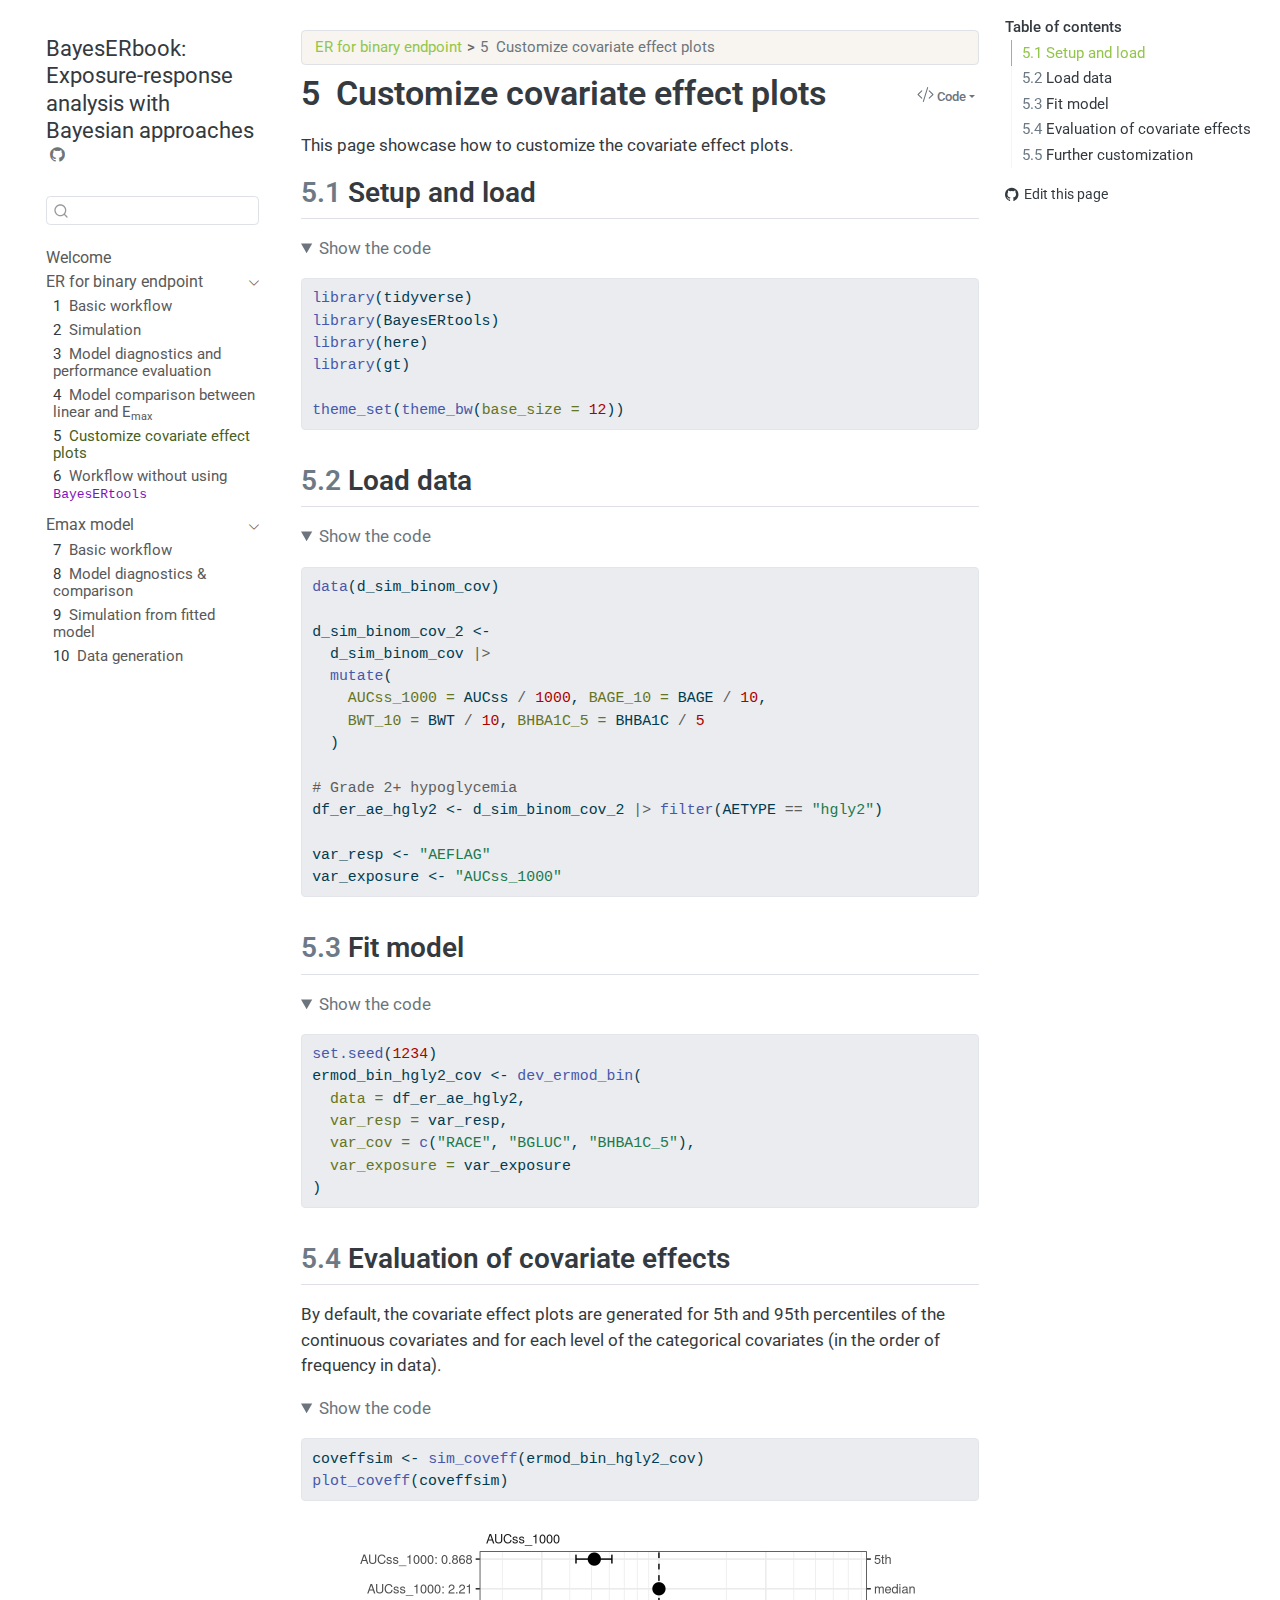
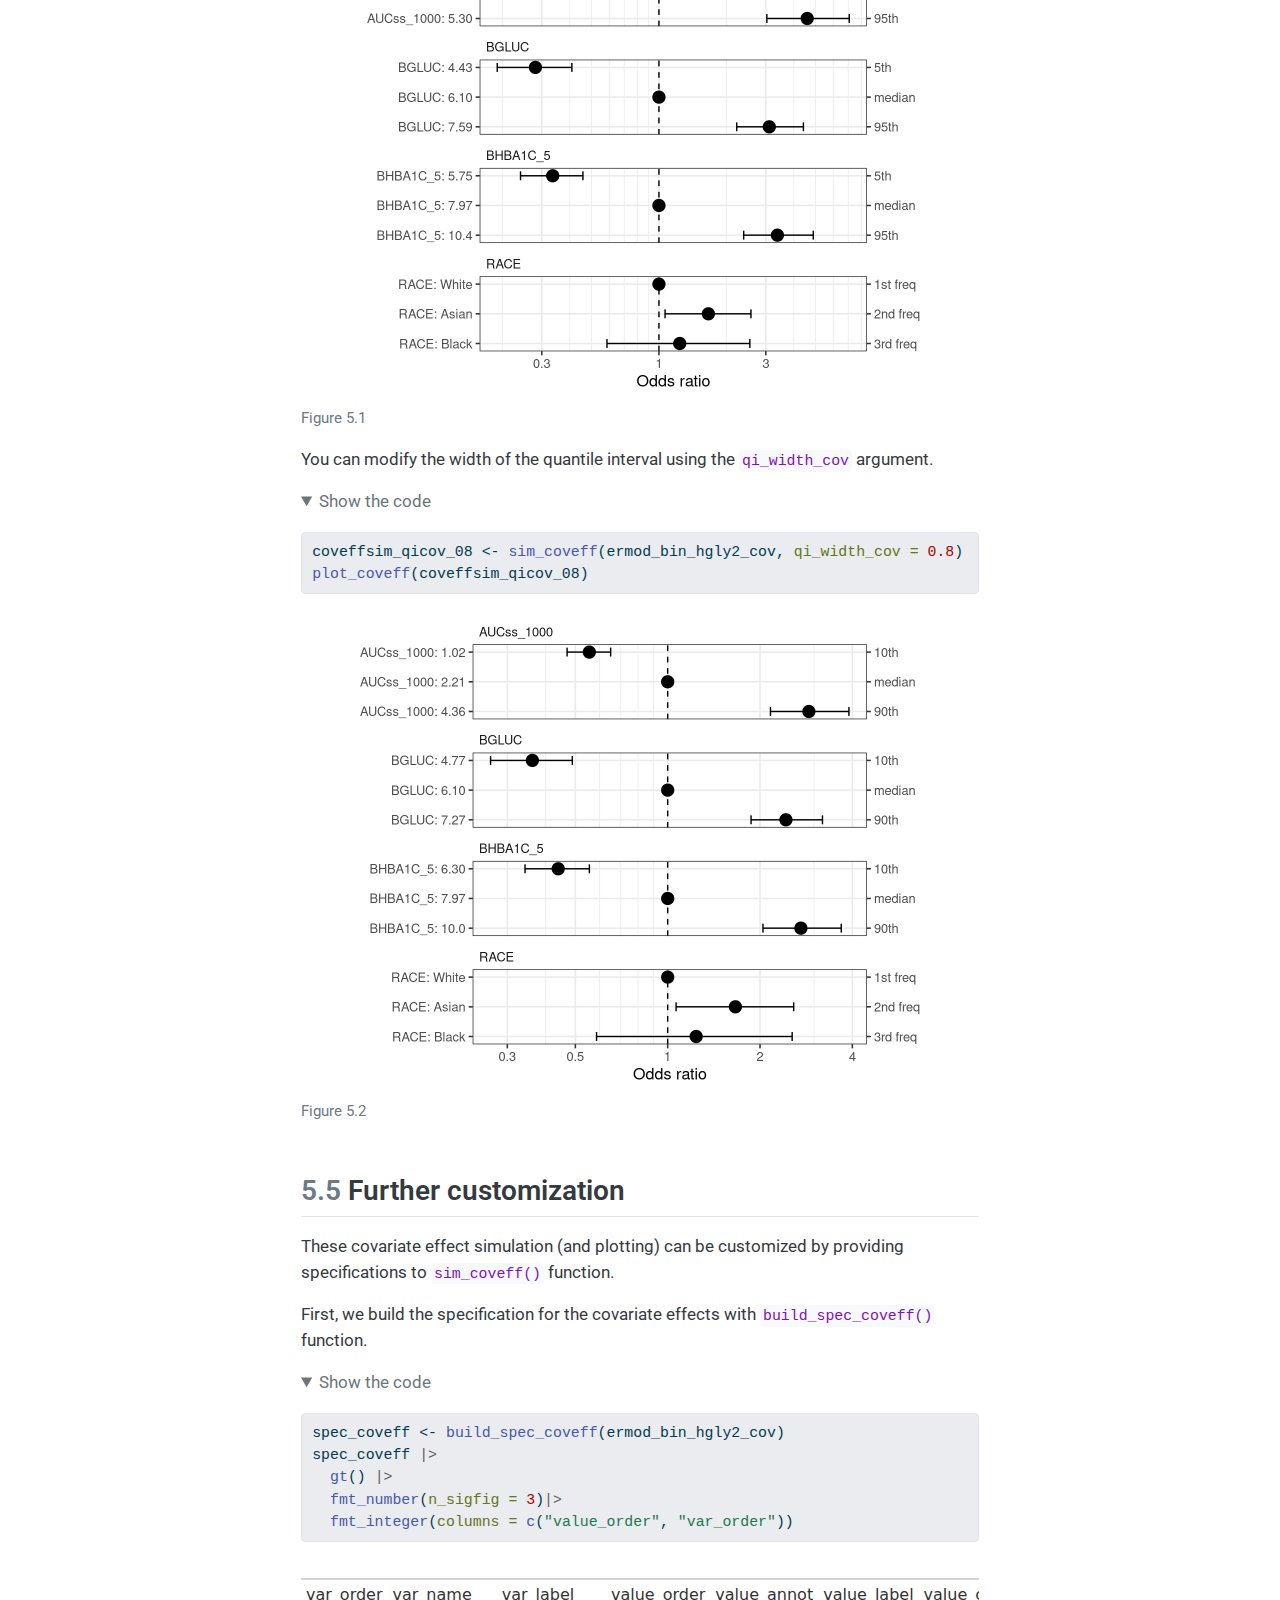
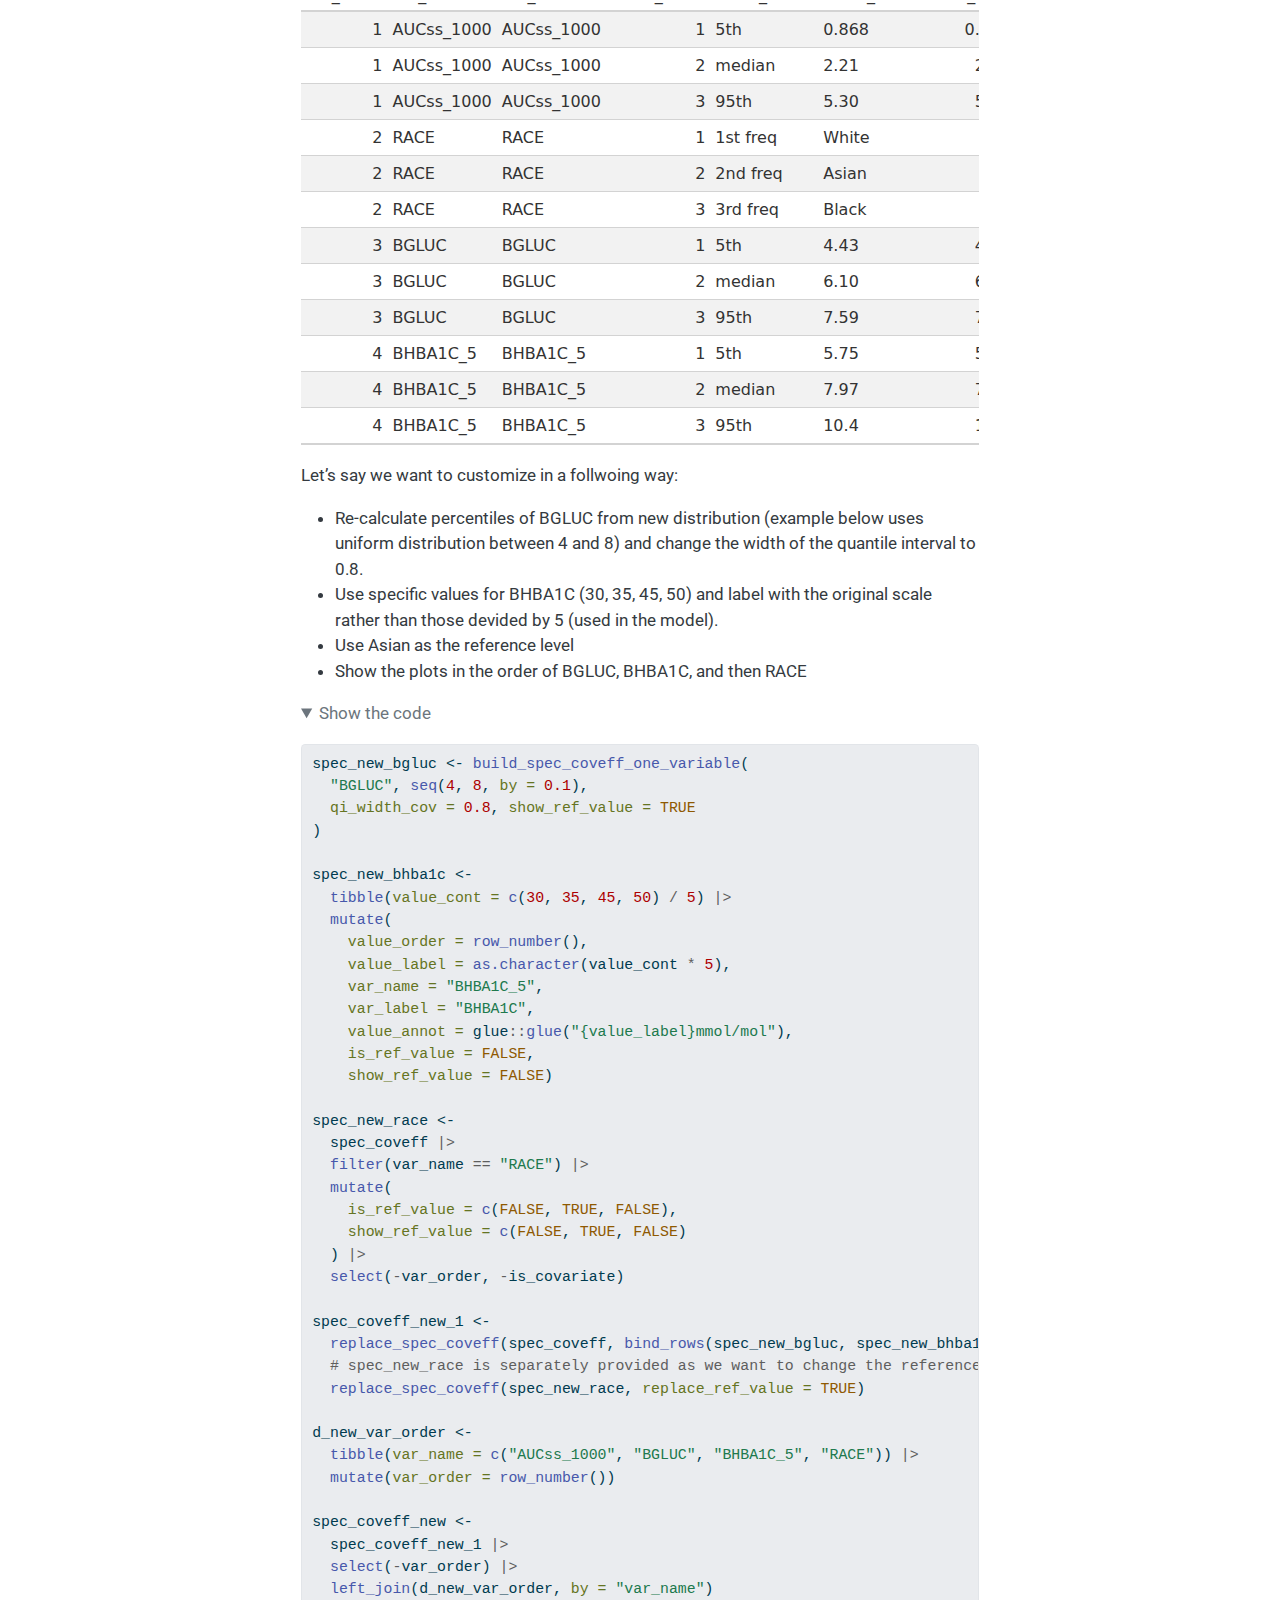
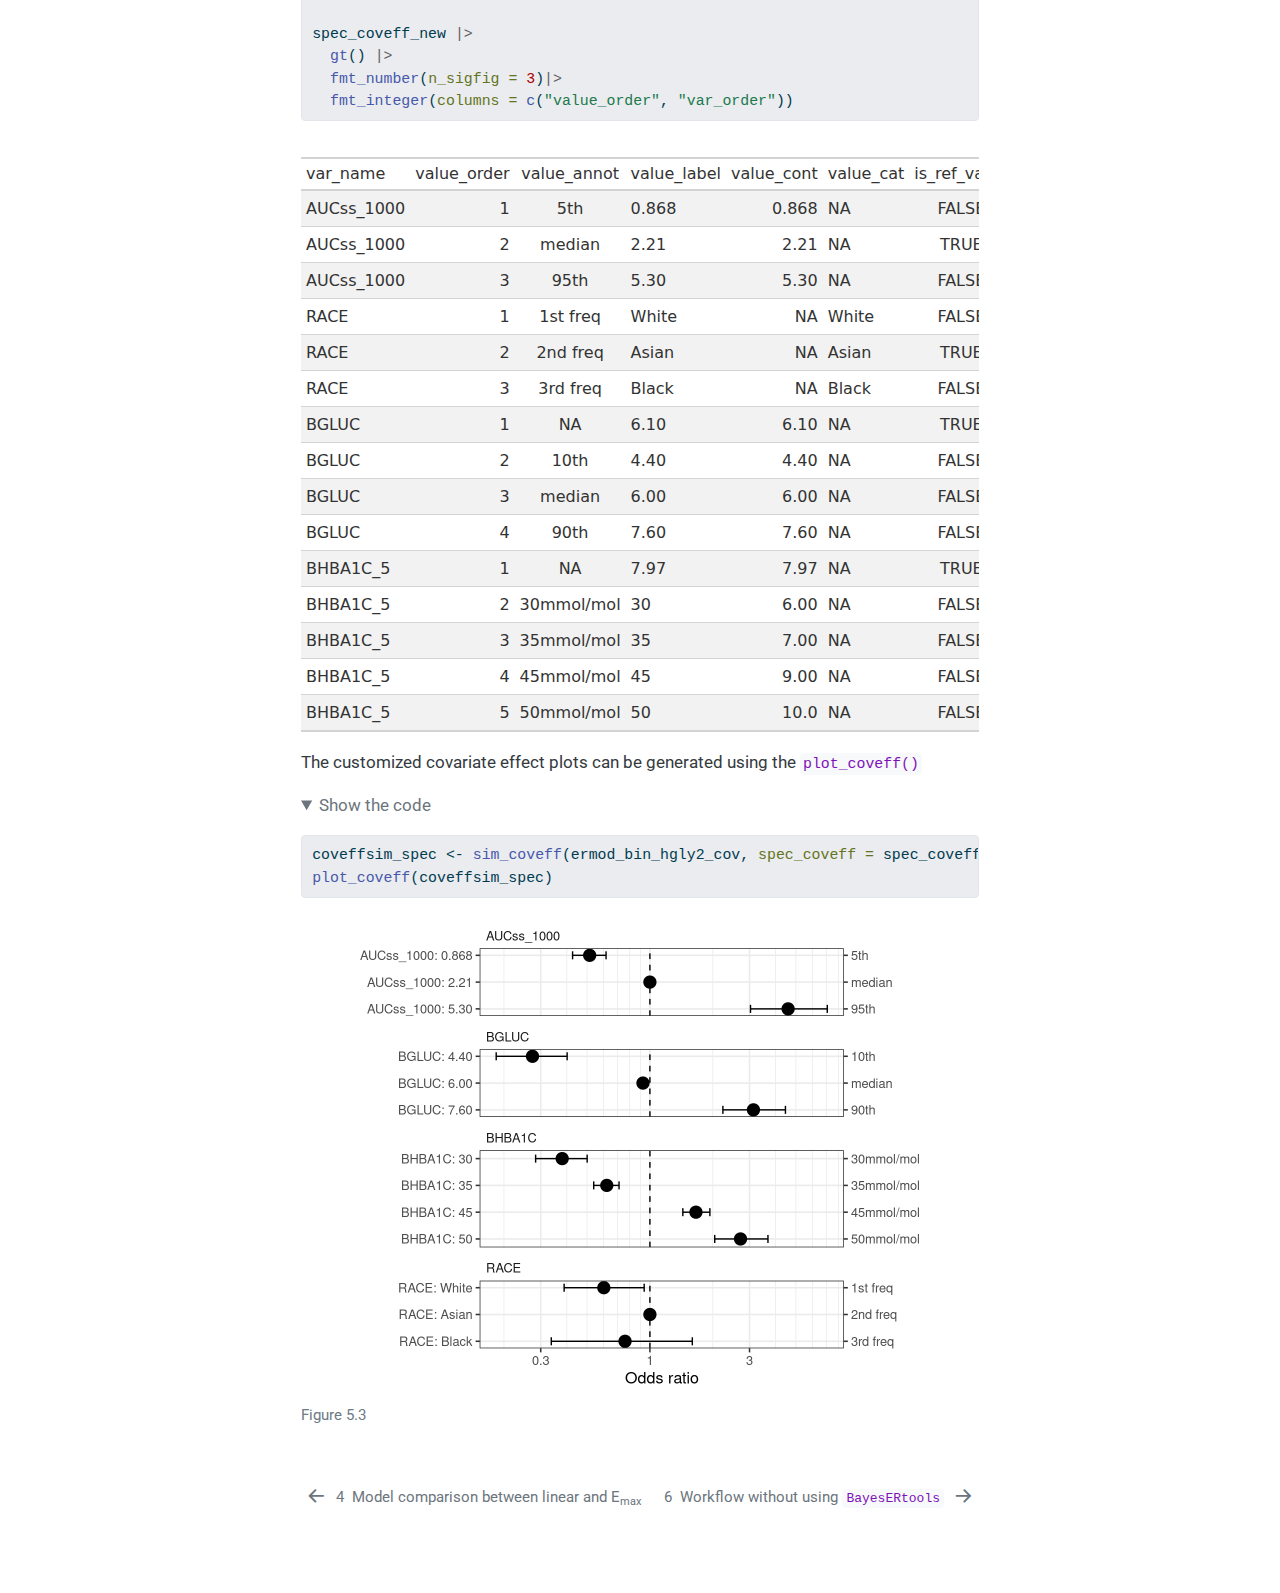
<file: notebook/binary/coveff_customize.html>
<!DOCTYPE html>
<html xmlns="http://www.w3.org/1999/xhtml" lang="en" xml:lang="en"><head>

<meta charset="utf-8">
<meta name="generator" content="quarto-1.6.40">

<meta name="viewport" content="width=device-width, initial-scale=1.0, user-scalable=yes">


<title>5&nbsp; Customize covariate effect plots – BayesERbook: Exposure-response analysis with Bayesian approaches</title>
<style>
code{white-space: pre-wrap;}
span.smallcaps{font-variant: small-caps;}
div.columns{display: flex; gap: min(4vw, 1.5em);}
div.column{flex: auto; overflow-x: auto;}
div.hanging-indent{margin-left: 1.5em; text-indent: -1.5em;}
ul.task-list{list-style: none;}
ul.task-list li input[type="checkbox"] {
  width: 0.8em;
  margin: 0 0.8em 0.2em -1em; /* quarto-specific, see https://github.com/quarto-dev/quarto-cli/issues/4556 */ 
  vertical-align: middle;
}
/* CSS for syntax highlighting */
pre > code.sourceCode { white-space: pre; position: relative; }
pre > code.sourceCode > span { line-height: 1.25; }
pre > code.sourceCode > span:empty { height: 1.2em; }
.sourceCode { overflow: visible; }
code.sourceCode > span { color: inherit; text-decoration: inherit; }
div.sourceCode { margin: 1em 0; }
pre.sourceCode { margin: 0; }
@media screen {
div.sourceCode { overflow: auto; }
}
@media print {
pre > code.sourceCode { white-space: pre-wrap; }
pre > code.sourceCode > span { display: inline-block; text-indent: -5em; padding-left: 5em; }
}
pre.numberSource code
  { counter-reset: source-line 0; }
pre.numberSource code > span
  { position: relative; left: -4em; counter-increment: source-line; }
pre.numberSource code > span > a:first-child::before
  { content: counter(source-line);
    position: relative; left: -1em; text-align: right; vertical-align: baseline;
    border: none; display: inline-block;
    -webkit-touch-callout: none; -webkit-user-select: none;
    -khtml-user-select: none; -moz-user-select: none;
    -ms-user-select: none; user-select: none;
    padding: 0 4px; width: 4em;
  }
pre.numberSource { margin-left: 3em;  padding-left: 4px; }
div.sourceCode
  {   }
@media screen {
pre > code.sourceCode > span > a:first-child::before { text-decoration: underline; }
}
</style>


<script src="../../site_libs/quarto-nav/quarto-nav.js"></script>
<script src="../../site_libs/quarto-nav/headroom.min.js"></script>
<script src="../../site_libs/clipboard/clipboard.min.js"></script>
<script src="../../site_libs/quarto-search/autocomplete.umd.js"></script>
<script src="../../site_libs/quarto-search/fuse.min.js"></script>
<script src="../../site_libs/quarto-search/quarto-search.js"></script>
<meta name="quarto:offset" content="../../">
<link href="../../notebook/binary/workflow_wo_package.html" rel="next">
<link href="../../notebook/binary/mod_structure_comparison.html" rel="prev">
<script src="../../site_libs/quarto-html/quarto.js"></script>
<script src="../../site_libs/quarto-html/popper.min.js"></script>
<script src="../../site_libs/quarto-html/tippy.umd.min.js"></script>
<script src="../../site_libs/quarto-html/anchor.min.js"></script>
<link href="../../site_libs/quarto-html/tippy.css" rel="stylesheet">
<link href="../../site_libs/quarto-html/quarto-syntax-highlighting-549806ee2085284f45b00abea8c6df48.css" rel="stylesheet" id="quarto-text-highlighting-styles">
<script src="../../site_libs/bootstrap/bootstrap.min.js"></script>
<link href="../../site_libs/bootstrap/bootstrap-icons.css" rel="stylesheet">
<link href="../../site_libs/bootstrap/bootstrap-b43e370a082453072daa43e15826c9a6.min.css" rel="stylesheet" append-hash="true" id="quarto-bootstrap" data-mode="light">
<script id="quarto-search-options" type="application/json">{
  "location": "sidebar",
  "copy-button": false,
  "collapse-after": 3,
  "panel-placement": "start",
  "type": "textbox",
  "limit": 50,
  "keyboard-shortcut": [
    "f",
    "/",
    "s"
  ],
  "show-item-context": false,
  "language": {
    "search-no-results-text": "No results",
    "search-matching-documents-text": "matching documents",
    "search-copy-link-title": "Copy link to search",
    "search-hide-matches-text": "Hide additional matches",
    "search-more-match-text": "more match in this document",
    "search-more-matches-text": "more matches in this document",
    "search-clear-button-title": "Clear",
    "search-text-placeholder": "",
    "search-detached-cancel-button-title": "Cancel",
    "search-submit-button-title": "Submit",
    "search-label": "Search"
  }
}</script>


</head>

<body class="nav-sidebar floating">

<div id="quarto-search-results"></div>
  <header id="quarto-header" class="headroom fixed-top">
  <nav class="quarto-secondary-nav">
    <div class="container-fluid d-flex">
      <button type="button" class="quarto-btn-toggle btn" data-bs-toggle="collapse" role="button" data-bs-target=".quarto-sidebar-collapse-item" aria-controls="quarto-sidebar" aria-expanded="false" aria-label="Toggle sidebar navigation" onclick="if (window.quartoToggleHeadroom) { window.quartoToggleHeadroom(); }">
        <i class="bi bi-layout-text-sidebar-reverse"></i>
      </button>
        <nav class="quarto-page-breadcrumbs" aria-label="breadcrumb"><ol class="breadcrumb"><li class="breadcrumb-item"><a href="../../notebook/binary/basic_workflow.html">ER for binary endpoint</a></li><li class="breadcrumb-item"><a href="../../notebook/binary/coveff_customize.html"><span class="chapter-number">5</span>&nbsp; <span class="chapter-title">Customize covariate effect plots</span></a></li></ol></nav>
        <a class="flex-grow-1" role="navigation" data-bs-toggle="collapse" data-bs-target=".quarto-sidebar-collapse-item" aria-controls="quarto-sidebar" aria-expanded="false" aria-label="Toggle sidebar navigation" onclick="if (window.quartoToggleHeadroom) { window.quartoToggleHeadroom(); }">      
        </a>
      <button type="button" class="btn quarto-search-button" aria-label="Search" onclick="window.quartoOpenSearch();">
        <i class="bi bi-search"></i>
      </button>
    </div>
  </nav>
</header>
<!-- content -->
<div id="quarto-content" class="quarto-container page-columns page-rows-contents page-layout-article">
<!-- sidebar -->
  <nav id="quarto-sidebar" class="sidebar collapse collapse-horizontal quarto-sidebar-collapse-item sidebar-navigation floating overflow-auto">
    <div class="pt-lg-2 mt-2 text-left sidebar-header">
    <div class="sidebar-title mb-0 py-0">
      <a href="../../">BayesERbook: Exposure-response analysis with Bayesian approaches</a> 
        <div class="sidebar-tools-main">
    <a href="https://github.com/genentech/BayesERbook/" title="Source Code" class="quarto-navigation-tool px-1" aria-label="Source Code"><i class="bi bi-github"></i></a>
</div>
    </div>
      </div>
        <div class="mt-2 flex-shrink-0 align-items-center">
        <div class="sidebar-search">
        <div id="quarto-search" class="" title="Search"></div>
        </div>
        </div>
    <div class="sidebar-menu-container"> 
    <ul class="list-unstyled mt-1">
        <li class="sidebar-item">
  <div class="sidebar-item-container"> 
  <a href="../../index.html" class="sidebar-item-text sidebar-link">
 <span class="menu-text">Welcome</span></a>
  </div>
</li>
        <li class="sidebar-item sidebar-item-section">
      <div class="sidebar-item-container"> 
            <a class="sidebar-item-text sidebar-link text-start" data-bs-toggle="collapse" data-bs-target="#quarto-sidebar-section-1" role="navigation" aria-expanded="true">
 <span class="menu-text">ER for binary endpoint</span></a>
          <a class="sidebar-item-toggle text-start" data-bs-toggle="collapse" data-bs-target="#quarto-sidebar-section-1" role="navigation" aria-expanded="true" aria-label="Toggle section">
            <i class="bi bi-chevron-right ms-2"></i>
          </a> 
      </div>
      <ul id="quarto-sidebar-section-1" class="collapse list-unstyled sidebar-section depth1 show">  
          <li class="sidebar-item">
  <div class="sidebar-item-container"> 
  <a href="../../notebook/binary/basic_workflow.html" class="sidebar-item-text sidebar-link">
 <span class="menu-text"><span class="chapter-number">1</span>&nbsp; <span class="chapter-title">Basic workflow</span></span></a>
  </div>
</li>
          <li class="sidebar-item">
  <div class="sidebar-item-container"> 
  <a href="../../notebook/binary/simulation.html" class="sidebar-item-text sidebar-link">
 <span class="menu-text"><span class="chapter-number">2</span>&nbsp; <span class="chapter-title">Simulation</span></span></a>
  </div>
</li>
          <li class="sidebar-item">
  <div class="sidebar-item-container"> 
  <a href="../../notebook/binary/model_diagnostics.html" class="sidebar-item-text sidebar-link">
 <span class="menu-text"><span class="chapter-number">3</span>&nbsp; <span class="chapter-title">Model diagnostics and performance evaluation</span></span></a>
  </div>
</li>
          <li class="sidebar-item">
  <div class="sidebar-item-container"> 
  <a href="../../notebook/binary/mod_structure_comparison.html" class="sidebar-item-text sidebar-link">
 <span class="menu-text"><span class="chapter-number">4</span>&nbsp; <span class="chapter-title">Model comparison between linear and E<sub>max</sub></span></span></a>
  </div>
</li>
          <li class="sidebar-item">
  <div class="sidebar-item-container"> 
  <a href="../../notebook/binary/coveff_customize.html" class="sidebar-item-text sidebar-link active">
 <span class="menu-text"><span class="chapter-number">5</span>&nbsp; <span class="chapter-title">Customize covariate effect plots</span></span></a>
  </div>
</li>
          <li class="sidebar-item">
  <div class="sidebar-item-container"> 
  <a href="../../notebook/binary/workflow_wo_package.html" class="sidebar-item-text sidebar-link">
 <span class="menu-text"><span class="chapter-number">6</span>&nbsp; <span class="chapter-title">Workflow without using <code>BayesERtools</code></span></span></a>
  </div>
</li>
      </ul>
  </li>
        <li class="sidebar-item sidebar-item-section">
      <div class="sidebar-item-container"> 
            <a class="sidebar-item-text sidebar-link text-start" data-bs-toggle="collapse" data-bs-target="#quarto-sidebar-section-2" role="navigation" aria-expanded="true">
 <span class="menu-text">Emax model</span></a>
          <a class="sidebar-item-toggle text-start" data-bs-toggle="collapse" data-bs-target="#quarto-sidebar-section-2" role="navigation" aria-expanded="true" aria-label="Toggle section">
            <i class="bi bi-chevron-right ms-2"></i>
          </a> 
      </div>
      <ul id="quarto-sidebar-section-2" class="collapse list-unstyled sidebar-section depth1 show">  
          <li class="sidebar-item">
  <div class="sidebar-item-container"> 
  <a href="../../notebook/emax/basic_workflow.html" class="sidebar-item-text sidebar-link">
 <span class="menu-text"><span class="chapter-number">7</span>&nbsp; <span class="chapter-title">Basic workflow</span></span></a>
  </div>
</li>
          <li class="sidebar-item">
  <div class="sidebar-item-container"> 
  <a href="../../notebook/emax/model_diagnostics.html" class="sidebar-item-text sidebar-link">
 <span class="menu-text"><span class="chapter-number">8</span>&nbsp; <span class="chapter-title">Model diagnostics &amp; comparison</span></span></a>
  </div>
</li>
          <li class="sidebar-item">
  <div class="sidebar-item-container"> 
  <a href="../../notebook/emax/simulation.html" class="sidebar-item-text sidebar-link">
 <span class="menu-text"><span class="chapter-number">9</span>&nbsp; <span class="chapter-title">Simulation from fitted model</span></span></a>
  </div>
</li>
          <li class="sidebar-item">
  <div class="sidebar-item-container"> 
  <a href="../../notebook/emax/data_generation.html" class="sidebar-item-text sidebar-link">
 <span class="menu-text"><span class="chapter-number">10</span>&nbsp; <span class="chapter-title">Data generation</span></span></a>
  </div>
</li>
      </ul>
  </li>
    </ul>
    </div>
</nav>
<div id="quarto-sidebar-glass" class="quarto-sidebar-collapse-item" data-bs-toggle="collapse" data-bs-target=".quarto-sidebar-collapse-item"></div>
<!-- margin-sidebar -->
    <div id="quarto-margin-sidebar" class="sidebar margin-sidebar">
        <nav id="TOC" role="doc-toc" class="toc-active">
    <h2 id="toc-title">Table of contents</h2>
   
  <ul>
  <li><a href="#setup-and-load" id="toc-setup-and-load" class="nav-link active" data-scroll-target="#setup-and-load"><span class="header-section-number">5.1</span> Setup and load</a></li>
  <li><a href="#load-data" id="toc-load-data" class="nav-link" data-scroll-target="#load-data"><span class="header-section-number">5.2</span> Load data</a></li>
  <li><a href="#fit-model" id="toc-fit-model" class="nav-link" data-scroll-target="#fit-model"><span class="header-section-number">5.3</span> Fit model</a></li>
  <li><a href="#evaluation-of-covariate-effects" id="toc-evaluation-of-covariate-effects" class="nav-link" data-scroll-target="#evaluation-of-covariate-effects"><span class="header-section-number">5.4</span> Evaluation of covariate effects</a></li>
  <li><a href="#further-customization" id="toc-further-customization" class="nav-link" data-scroll-target="#further-customization"><span class="header-section-number">5.5</span> Further customization</a></li>
  </ul>
<div class="toc-actions"><ul><li><a href="https://github.com/genentech/BayesERbook/edit/main/notebook/binary/coveff_customize.qmd" class="toc-action"><i class="bi bi-github"></i>Edit this page</a></li></ul></div></nav>
    </div>
<!-- main -->
<main class="content" id="quarto-document-content">

<header id="title-block-header" class="quarto-title-block default"><nav class="quarto-page-breadcrumbs quarto-title-breadcrumbs d-none d-lg-block" aria-label="breadcrumb"><ol class="breadcrumb"><li class="breadcrumb-item"><a href="../../notebook/binary/basic_workflow.html">ER for binary endpoint</a></li><li class="breadcrumb-item"><a href="../../notebook/binary/coveff_customize.html"><span class="chapter-number">5</span>&nbsp; <span class="chapter-title">Customize covariate effect plots</span></a></li></ol></nav>
<div class="quarto-title">
<div class="quarto-title-block"><div><h1 class="title"><span class="chapter-number">5</span>&nbsp; <span class="chapter-title">Customize covariate effect plots</span></h1><button type="button" class="btn code-tools-button dropdown-toggle" id="quarto-code-tools-menu" data-bs-toggle="dropdown" aria-expanded="false"><i class="bi"></i> Code</button><ul class="dropdown-menu dropdown-menu-end" aria-labelelledby="quarto-code-tools-menu"><li><a id="quarto-show-all-code" class="dropdown-item" href="javascript:void(0)" role="button">Show All Code</a></li><li><a id="quarto-hide-all-code" class="dropdown-item" href="javascript:void(0)" role="button">Hide All Code</a></li><li><hr class="dropdown-divider"></li><li><a id="quarto-view-source" class="dropdown-item" href="javascript:void(0)" role="button">View Source</a></li></ul></div></div>
</div>



<div class="quarto-title-meta">

    
  
    
  </div>
  


</header>


<p>This page showcase how to customize the covariate effect plots.</p>
<section id="setup-and-load" class="level2" data-number="5.1">
<h2 data-number="5.1" class="anchored" data-anchor-id="setup-and-load"><span class="header-section-number">5.1</span> Setup and load</h2>
<div class="cell">
<details open="" class="code-fold">
<summary>Show the code</summary>
<div class="sourceCode cell-code" id="cb1"><pre class="sourceCode r code-with-copy"><code class="sourceCode r"><span id="cb1-1"><a href="#cb1-1" aria-hidden="true" tabindex="-1"></a><span class="fu">library</span>(tidyverse)</span>
<span id="cb1-2"><a href="#cb1-2" aria-hidden="true" tabindex="-1"></a><span class="fu">library</span>(BayesERtools)</span>
<span id="cb1-3"><a href="#cb1-3" aria-hidden="true" tabindex="-1"></a><span class="fu">library</span>(here)</span>
<span id="cb1-4"><a href="#cb1-4" aria-hidden="true" tabindex="-1"></a><span class="fu">library</span>(gt)</span>
<span id="cb1-5"><a href="#cb1-5" aria-hidden="true" tabindex="-1"></a></span>
<span id="cb1-6"><a href="#cb1-6" aria-hidden="true" tabindex="-1"></a><span class="fu">theme_set</span>(<span class="fu">theme_bw</span>(<span class="at">base_size =</span> <span class="dv">12</span>))</span></code><button title="Copy to Clipboard" class="code-copy-button"><i class="bi"></i></button></pre></div>
</details>
</div>
</section>
<section id="load-data" class="level2" data-number="5.2">
<h2 data-number="5.2" class="anchored" data-anchor-id="load-data"><span class="header-section-number">5.2</span> Load data</h2>
<div class="cell">
<details open="" class="code-fold">
<summary>Show the code</summary>
<div class="sourceCode cell-code" id="cb2"><pre class="sourceCode r code-with-copy"><code class="sourceCode r"><span id="cb2-1"><a href="#cb2-1" aria-hidden="true" tabindex="-1"></a><span class="fu">data</span>(d_sim_binom_cov)</span>
<span id="cb2-2"><a href="#cb2-2" aria-hidden="true" tabindex="-1"></a></span>
<span id="cb2-3"><a href="#cb2-3" aria-hidden="true" tabindex="-1"></a>d_sim_binom_cov_2 <span class="ot">&lt;-</span></span>
<span id="cb2-4"><a href="#cb2-4" aria-hidden="true" tabindex="-1"></a>  d_sim_binom_cov <span class="sc">|&gt;</span></span>
<span id="cb2-5"><a href="#cb2-5" aria-hidden="true" tabindex="-1"></a>  <span class="fu">mutate</span>(</span>
<span id="cb2-6"><a href="#cb2-6" aria-hidden="true" tabindex="-1"></a>    <span class="at">AUCss_1000 =</span> AUCss <span class="sc">/</span> <span class="dv">1000</span>, <span class="at">BAGE_10 =</span> BAGE <span class="sc">/</span> <span class="dv">10</span>,</span>
<span id="cb2-7"><a href="#cb2-7" aria-hidden="true" tabindex="-1"></a>    <span class="at">BWT_10 =</span> BWT <span class="sc">/</span> <span class="dv">10</span>, <span class="at">BHBA1C_5 =</span> BHBA1C <span class="sc">/</span> <span class="dv">5</span></span>
<span id="cb2-8"><a href="#cb2-8" aria-hidden="true" tabindex="-1"></a>  )</span>
<span id="cb2-9"><a href="#cb2-9" aria-hidden="true" tabindex="-1"></a></span>
<span id="cb2-10"><a href="#cb2-10" aria-hidden="true" tabindex="-1"></a><span class="co"># Grade 2+ hypoglycemia</span></span>
<span id="cb2-11"><a href="#cb2-11" aria-hidden="true" tabindex="-1"></a>df_er_ae_hgly2 <span class="ot">&lt;-</span> d_sim_binom_cov_2 <span class="sc">|&gt;</span> <span class="fu">filter</span>(AETYPE <span class="sc">==</span> <span class="st">"hgly2"</span>)</span>
<span id="cb2-12"><a href="#cb2-12" aria-hidden="true" tabindex="-1"></a></span>
<span id="cb2-13"><a href="#cb2-13" aria-hidden="true" tabindex="-1"></a>var_resp <span class="ot">&lt;-</span> <span class="st">"AEFLAG"</span></span>
<span id="cb2-14"><a href="#cb2-14" aria-hidden="true" tabindex="-1"></a>var_exposure <span class="ot">&lt;-</span> <span class="st">"AUCss_1000"</span></span></code><button title="Copy to Clipboard" class="code-copy-button"><i class="bi"></i></button></pre></div>
</details>
</div>
</section>
<section id="fit-model" class="level2" data-number="5.3">
<h2 data-number="5.3" class="anchored" data-anchor-id="fit-model"><span class="header-section-number">5.3</span> Fit model</h2>
<div class="cell">
<details open="" class="code-fold">
<summary>Show the code</summary>
<div class="sourceCode cell-code" id="cb3"><pre class="sourceCode r code-with-copy"><code class="sourceCode r"><span id="cb3-1"><a href="#cb3-1" aria-hidden="true" tabindex="-1"></a><span class="fu">set.seed</span>(<span class="dv">1234</span>)</span>
<span id="cb3-2"><a href="#cb3-2" aria-hidden="true" tabindex="-1"></a>ermod_bin_hgly2_cov <span class="ot">&lt;-</span> <span class="fu">dev_ermod_bin</span>(</span>
<span id="cb3-3"><a href="#cb3-3" aria-hidden="true" tabindex="-1"></a>  <span class="at">data =</span> df_er_ae_hgly2,</span>
<span id="cb3-4"><a href="#cb3-4" aria-hidden="true" tabindex="-1"></a>  <span class="at">var_resp =</span> var_resp,</span>
<span id="cb3-5"><a href="#cb3-5" aria-hidden="true" tabindex="-1"></a>  <span class="at">var_cov =</span> <span class="fu">c</span>(<span class="st">"RACE"</span>, <span class="st">"BGLUC"</span>, <span class="st">"BHBA1C_5"</span>),</span>
<span id="cb3-6"><a href="#cb3-6" aria-hidden="true" tabindex="-1"></a>  <span class="at">var_exposure =</span> var_exposure</span>
<span id="cb3-7"><a href="#cb3-7" aria-hidden="true" tabindex="-1"></a>)</span></code><button title="Copy to Clipboard" class="code-copy-button"><i class="bi"></i></button></pre></div>
</details>
</div>
</section>
<section id="evaluation-of-covariate-effects" class="level2" data-number="5.4">
<h2 data-number="5.4" class="anchored" data-anchor-id="evaluation-of-covariate-effects"><span class="header-section-number">5.4</span> Evaluation of covariate effects</h2>
<p>By default, the covariate effect plots are generated for 5th and 95th percentiles of the continuous covariates and for each level of the categorical covariates (in the order of frequency in data).</p>
<div class="cell">
<details open="" class="code-fold">
<summary>Show the code</summary>
<div class="sourceCode cell-code" id="cb4"><pre class="sourceCode r code-with-copy"><code class="sourceCode r"><span id="cb4-1"><a href="#cb4-1" aria-hidden="true" tabindex="-1"></a>coveffsim <span class="ot">&lt;-</span> <span class="fu">sim_coveff</span>(ermod_bin_hgly2_cov)</span>
<span id="cb4-2"><a href="#cb4-2" aria-hidden="true" tabindex="-1"></a><span class="fu">plot_coveff</span>(coveffsim)</span></code><button title="Copy to Clipboard" class="code-copy-button"><i class="bi"></i></button></pre></div>
</details>
<div class="cell-output-display">
<div id="fig-cov-eff-default" class="quarto-float quarto-figure quarto-figure-center anchored" width="576">
<figure class="quarto-float quarto-float-fig figure">
<div aria-describedby="fig-cov-eff-default-caption-0ceaefa1-69ba-4598-a22c-09a6ac19f8ca">
<img src="coveff_customize_files/figure-html/fig-cov-eff-default-1.png" id="fig-cov-eff-default" class="img-fluid figure-img" width="576">
</div>
<figcaption class="quarto-float-caption-bottom quarto-float-caption quarto-float-fig quarto-uncaptioned" id="fig-cov-eff-default-caption-0ceaefa1-69ba-4598-a22c-09a6ac19f8ca">
Figure&nbsp;5.1
</figcaption>
</figure>
</div>
</div>
</div>
<p>You can modify the width of the quantile interval using the <code>qi_width_cov</code> argument.</p>
<div class="cell">
<details open="" class="code-fold">
<summary>Show the code</summary>
<div class="sourceCode cell-code" id="cb5"><pre class="sourceCode r code-with-copy"><code class="sourceCode r"><span id="cb5-1"><a href="#cb5-1" aria-hidden="true" tabindex="-1"></a>coveffsim_qicov_08 <span class="ot">&lt;-</span> <span class="fu">sim_coveff</span>(ermod_bin_hgly2_cov, <span class="at">qi_width_cov =</span> <span class="fl">0.8</span>)</span>
<span id="cb5-2"><a href="#cb5-2" aria-hidden="true" tabindex="-1"></a><span class="fu">plot_coveff</span>(coveffsim_qicov_08)</span></code><button title="Copy to Clipboard" class="code-copy-button"><i class="bi"></i></button></pre></div>
</details>
<div class="cell-output-display">
<div id="fig-cov-eff-qicov_08" class="quarto-float quarto-figure quarto-figure-center anchored" width="576">
<figure class="quarto-float quarto-float-fig figure">
<div aria-describedby="fig-cov-eff-qicov_08-caption-0ceaefa1-69ba-4598-a22c-09a6ac19f8ca">
<img src="coveff_customize_files/figure-html/fig-cov-eff-qicov_08-1.png" id="fig-cov-eff-qicov_08" class="img-fluid figure-img" width="576">
</div>
<figcaption class="quarto-float-caption-bottom quarto-float-caption quarto-float-fig quarto-uncaptioned" id="fig-cov-eff-qicov_08-caption-0ceaefa1-69ba-4598-a22c-09a6ac19f8ca">
Figure&nbsp;5.2
</figcaption>
</figure>
</div>
</div>
</div>
</section>
<section id="further-customization" class="level2" data-number="5.5">
<h2 data-number="5.5" class="anchored" data-anchor-id="further-customization"><span class="header-section-number">5.5</span> Further customization</h2>
<p>These covariate effect simulation (and plotting) can be customized by providing specifications to <code>sim_coveff()</code> function.</p>
<p>First, we build the specification for the covariate effects with <code>build_spec_coveff()</code> function.</p>
<div class="cell">
<details open="" class="code-fold">
<summary>Show the code</summary>
<div class="sourceCode cell-code" id="cb6"><pre class="sourceCode r code-with-copy"><code class="sourceCode r"><span id="cb6-1"><a href="#cb6-1" aria-hidden="true" tabindex="-1"></a>spec_coveff <span class="ot">&lt;-</span> <span class="fu">build_spec_coveff</span>(ermod_bin_hgly2_cov)</span>
<span id="cb6-2"><a href="#cb6-2" aria-hidden="true" tabindex="-1"></a>spec_coveff <span class="sc">|&gt;</span> </span>
<span id="cb6-3"><a href="#cb6-3" aria-hidden="true" tabindex="-1"></a>  <span class="fu">gt</span>() <span class="sc">|&gt;</span> </span>
<span id="cb6-4"><a href="#cb6-4" aria-hidden="true" tabindex="-1"></a>  <span class="fu">fmt_number</span>(<span class="at">n_sigfig =</span> <span class="dv">3</span>)<span class="sc">|&gt;</span></span>
<span id="cb6-5"><a href="#cb6-5" aria-hidden="true" tabindex="-1"></a>  <span class="fu">fmt_integer</span>(<span class="at">columns =</span> <span class="fu">c</span>(<span class="st">"value_order"</span>, <span class="st">"var_order"</span>))</span></code><button title="Copy to Clipboard" class="code-copy-button"><i class="bi"></i></button></pre></div>
</details>
<div class="cell-output-display">
<div id="nnknajtwbo" style="padding-left:0px;padding-right:0px;padding-top:10px;padding-bottom:10px;overflow-x:auto;overflow-y:auto;width:auto;height:auto;">
<style>#nnknajtwbo table {
  font-family: system-ui, 'Segoe UI', Roboto, Helvetica, Arial, sans-serif, 'Apple Color Emoji', 'Segoe UI Emoji', 'Segoe UI Symbol', 'Noto Color Emoji';
  -webkit-font-smoothing: antialiased;
  -moz-osx-font-smoothing: grayscale;
}

#nnknajtwbo thead, #nnknajtwbo tbody, #nnknajtwbo tfoot, #nnknajtwbo tr, #nnknajtwbo td, #nnknajtwbo th {
  border-style: none;
}

#nnknajtwbo p {
  margin: 0;
  padding: 0;
}

#nnknajtwbo .gt_table {
  display: table;
  border-collapse: collapse;
  line-height: normal;
  margin-left: auto;
  margin-right: auto;
  color: #333333;
  font-size: 16px;
  font-weight: normal;
  font-style: normal;
  background-color: #FFFFFF;
  width: auto;
  border-top-style: solid;
  border-top-width: 2px;
  border-top-color: #A8A8A8;
  border-right-style: none;
  border-right-width: 2px;
  border-right-color: #D3D3D3;
  border-bottom-style: solid;
  border-bottom-width: 2px;
  border-bottom-color: #A8A8A8;
  border-left-style: none;
  border-left-width: 2px;
  border-left-color: #D3D3D3;
}

#nnknajtwbo .gt_caption {
  padding-top: 4px;
  padding-bottom: 4px;
}

#nnknajtwbo .gt_title {
  color: #333333;
  font-size: 125%;
  font-weight: initial;
  padding-top: 4px;
  padding-bottom: 4px;
  padding-left: 5px;
  padding-right: 5px;
  border-bottom-color: #FFFFFF;
  border-bottom-width: 0;
}

#nnknajtwbo .gt_subtitle {
  color: #333333;
  font-size: 85%;
  font-weight: initial;
  padding-top: 3px;
  padding-bottom: 5px;
  padding-left: 5px;
  padding-right: 5px;
  border-top-color: #FFFFFF;
  border-top-width: 0;
}

#nnknajtwbo .gt_heading {
  background-color: #FFFFFF;
  text-align: center;
  border-bottom-color: #FFFFFF;
  border-left-style: none;
  border-left-width: 1px;
  border-left-color: #D3D3D3;
  border-right-style: none;
  border-right-width: 1px;
  border-right-color: #D3D3D3;
}

#nnknajtwbo .gt_bottom_border {
  border-bottom-style: solid;
  border-bottom-width: 2px;
  border-bottom-color: #D3D3D3;
}

#nnknajtwbo .gt_col_headings {
  border-top-style: solid;
  border-top-width: 2px;
  border-top-color: #D3D3D3;
  border-bottom-style: solid;
  border-bottom-width: 2px;
  border-bottom-color: #D3D3D3;
  border-left-style: none;
  border-left-width: 1px;
  border-left-color: #D3D3D3;
  border-right-style: none;
  border-right-width: 1px;
  border-right-color: #D3D3D3;
}

#nnknajtwbo .gt_col_heading {
  color: #333333;
  background-color: #FFFFFF;
  font-size: 100%;
  font-weight: normal;
  text-transform: inherit;
  border-left-style: none;
  border-left-width: 1px;
  border-left-color: #D3D3D3;
  border-right-style: none;
  border-right-width: 1px;
  border-right-color: #D3D3D3;
  vertical-align: bottom;
  padding-top: 5px;
  padding-bottom: 6px;
  padding-left: 5px;
  padding-right: 5px;
  overflow-x: hidden;
}

#nnknajtwbo .gt_column_spanner_outer {
  color: #333333;
  background-color: #FFFFFF;
  font-size: 100%;
  font-weight: normal;
  text-transform: inherit;
  padding-top: 0;
  padding-bottom: 0;
  padding-left: 4px;
  padding-right: 4px;
}

#nnknajtwbo .gt_column_spanner_outer:first-child {
  padding-left: 0;
}

#nnknajtwbo .gt_column_spanner_outer:last-child {
  padding-right: 0;
}

#nnknajtwbo .gt_column_spanner {
  border-bottom-style: solid;
  border-bottom-width: 2px;
  border-bottom-color: #D3D3D3;
  vertical-align: bottom;
  padding-top: 5px;
  padding-bottom: 5px;
  overflow-x: hidden;
  display: inline-block;
  width: 100%;
}

#nnknajtwbo .gt_spanner_row {
  border-bottom-style: hidden;
}

#nnknajtwbo .gt_group_heading {
  padding-top: 8px;
  padding-bottom: 8px;
  padding-left: 5px;
  padding-right: 5px;
  color: #333333;
  background-color: #FFFFFF;
  font-size: 100%;
  font-weight: initial;
  text-transform: inherit;
  border-top-style: solid;
  border-top-width: 2px;
  border-top-color: #D3D3D3;
  border-bottom-style: solid;
  border-bottom-width: 2px;
  border-bottom-color: #D3D3D3;
  border-left-style: none;
  border-left-width: 1px;
  border-left-color: #D3D3D3;
  border-right-style: none;
  border-right-width: 1px;
  border-right-color: #D3D3D3;
  vertical-align: middle;
  text-align: left;
}

#nnknajtwbo .gt_empty_group_heading {
  padding: 0.5px;
  color: #333333;
  background-color: #FFFFFF;
  font-size: 100%;
  font-weight: initial;
  border-top-style: solid;
  border-top-width: 2px;
  border-top-color: #D3D3D3;
  border-bottom-style: solid;
  border-bottom-width: 2px;
  border-bottom-color: #D3D3D3;
  vertical-align: middle;
}

#nnknajtwbo .gt_from_md > :first-child {
  margin-top: 0;
}

#nnknajtwbo .gt_from_md > :last-child {
  margin-bottom: 0;
}

#nnknajtwbo .gt_row {
  padding-top: 8px;
  padding-bottom: 8px;
  padding-left: 5px;
  padding-right: 5px;
  margin: 10px;
  border-top-style: solid;
  border-top-width: 1px;
  border-top-color: #D3D3D3;
  border-left-style: none;
  border-left-width: 1px;
  border-left-color: #D3D3D3;
  border-right-style: none;
  border-right-width: 1px;
  border-right-color: #D3D3D3;
  vertical-align: middle;
  overflow-x: hidden;
}

#nnknajtwbo .gt_stub {
  color: #333333;
  background-color: #FFFFFF;
  font-size: 100%;
  font-weight: initial;
  text-transform: inherit;
  border-right-style: solid;
  border-right-width: 2px;
  border-right-color: #D3D3D3;
  padding-left: 5px;
  padding-right: 5px;
}

#nnknajtwbo .gt_stub_row_group {
  color: #333333;
  background-color: #FFFFFF;
  font-size: 100%;
  font-weight: initial;
  text-transform: inherit;
  border-right-style: solid;
  border-right-width: 2px;
  border-right-color: #D3D3D3;
  padding-left: 5px;
  padding-right: 5px;
  vertical-align: top;
}

#nnknajtwbo .gt_row_group_first td {
  border-top-width: 2px;
}

#nnknajtwbo .gt_row_group_first th {
  border-top-width: 2px;
}

#nnknajtwbo .gt_summary_row {
  color: #333333;
  background-color: #FFFFFF;
  text-transform: inherit;
  padding-top: 8px;
  padding-bottom: 8px;
  padding-left: 5px;
  padding-right: 5px;
}

#nnknajtwbo .gt_first_summary_row {
  border-top-style: solid;
  border-top-color: #D3D3D3;
}

#nnknajtwbo .gt_first_summary_row.thick {
  border-top-width: 2px;
}

#nnknajtwbo .gt_last_summary_row {
  padding-top: 8px;
  padding-bottom: 8px;
  padding-left: 5px;
  padding-right: 5px;
  border-bottom-style: solid;
  border-bottom-width: 2px;
  border-bottom-color: #D3D3D3;
}

#nnknajtwbo .gt_grand_summary_row {
  color: #333333;
  background-color: #FFFFFF;
  text-transform: inherit;
  padding-top: 8px;
  padding-bottom: 8px;
  padding-left: 5px;
  padding-right: 5px;
}

#nnknajtwbo .gt_first_grand_summary_row {
  padding-top: 8px;
  padding-bottom: 8px;
  padding-left: 5px;
  padding-right: 5px;
  border-top-style: double;
  border-top-width: 6px;
  border-top-color: #D3D3D3;
}

#nnknajtwbo .gt_last_grand_summary_row_top {
  padding-top: 8px;
  padding-bottom: 8px;
  padding-left: 5px;
  padding-right: 5px;
  border-bottom-style: double;
  border-bottom-width: 6px;
  border-bottom-color: #D3D3D3;
}

#nnknajtwbo .gt_striped {
  background-color: rgba(128, 128, 128, 0.05);
}

#nnknajtwbo .gt_table_body {
  border-top-style: solid;
  border-top-width: 2px;
  border-top-color: #D3D3D3;
  border-bottom-style: solid;
  border-bottom-width: 2px;
  border-bottom-color: #D3D3D3;
}

#nnknajtwbo .gt_footnotes {
  color: #333333;
  background-color: #FFFFFF;
  border-bottom-style: none;
  border-bottom-width: 2px;
  border-bottom-color: #D3D3D3;
  border-left-style: none;
  border-left-width: 2px;
  border-left-color: #D3D3D3;
  border-right-style: none;
  border-right-width: 2px;
  border-right-color: #D3D3D3;
}

#nnknajtwbo .gt_footnote {
  margin: 0px;
  font-size: 90%;
  padding-top: 4px;
  padding-bottom: 4px;
  padding-left: 5px;
  padding-right: 5px;
}

#nnknajtwbo .gt_sourcenotes {
  color: #333333;
  background-color: #FFFFFF;
  border-bottom-style: none;
  border-bottom-width: 2px;
  border-bottom-color: #D3D3D3;
  border-left-style: none;
  border-left-width: 2px;
  border-left-color: #D3D3D3;
  border-right-style: none;
  border-right-width: 2px;
  border-right-color: #D3D3D3;
}

#nnknajtwbo .gt_sourcenote {
  font-size: 90%;
  padding-top: 4px;
  padding-bottom: 4px;
  padding-left: 5px;
  padding-right: 5px;
}

#nnknajtwbo .gt_left {
  text-align: left;
}

#nnknajtwbo .gt_center {
  text-align: center;
}

#nnknajtwbo .gt_right {
  text-align: right;
  font-variant-numeric: tabular-nums;
}

#nnknajtwbo .gt_font_normal {
  font-weight: normal;
}

#nnknajtwbo .gt_font_bold {
  font-weight: bold;
}

#nnknajtwbo .gt_font_italic {
  font-style: italic;
}

#nnknajtwbo .gt_super {
  font-size: 65%;
}

#nnknajtwbo .gt_footnote_marks {
  font-size: 75%;
  vertical-align: 0.4em;
  position: initial;
}

#nnknajtwbo .gt_asterisk {
  font-size: 100%;
  vertical-align: 0;
}

#nnknajtwbo .gt_indent_1 {
  text-indent: 5px;
}

#nnknajtwbo .gt_indent_2 {
  text-indent: 10px;
}

#nnknajtwbo .gt_indent_3 {
  text-indent: 15px;
}

#nnknajtwbo .gt_indent_4 {
  text-indent: 20px;
}

#nnknajtwbo .gt_indent_5 {
  text-indent: 25px;
}

#nnknajtwbo .katex-display {
  display: inline-flex !important;
  margin-bottom: 0.75em !important;
}

#nnknajtwbo div.Reactable > div.rt-table > div.rt-thead > div.rt-tr.rt-tr-group-header > div.rt-th-group:after {
  height: 0px !important;
}
</style>

<table class="gt_table caption-top table table-sm table-striped small" data-quarto-postprocess="true" data-quarto-disable-processing="false" data-quarto-bootstrap="false">
<thead>
<tr class="gt_col_headings header">
<th id="var_order" class="gt_col_heading gt_columns_bottom_border gt_right" data-quarto-table-cell-role="th" scope="col">var_order</th>
<th id="var_name" class="gt_col_heading gt_columns_bottom_border gt_left" data-quarto-table-cell-role="th" scope="col">var_name</th>
<th id="var_label" class="gt_col_heading gt_columns_bottom_border gt_left" data-quarto-table-cell-role="th" scope="col">var_label</th>
<th id="value_order" class="gt_col_heading gt_columns_bottom_border gt_right" data-quarto-table-cell-role="th" scope="col">value_order</th>
<th id="value_annot" class="gt_col_heading gt_columns_bottom_border gt_left" data-quarto-table-cell-role="th" scope="col">value_annot</th>
<th id="value_label" class="gt_col_heading gt_columns_bottom_border gt_left" data-quarto-table-cell-role="th" scope="col">value_label</th>
<th id="value_cont" class="gt_col_heading gt_columns_bottom_border gt_right" data-quarto-table-cell-role="th" scope="col">value_cont</th>
<th id="value_cat" class="gt_col_heading gt_columns_bottom_border gt_left" data-quarto-table-cell-role="th" scope="col">value_cat</th>
<th id="is_ref_value" class="gt_col_heading gt_columns_bottom_border gt_center" data-quarto-table-cell-role="th" scope="col">is_ref_value</th>
<th id="show_ref_value" class="gt_col_heading gt_columns_bottom_border gt_center" data-quarto-table-cell-role="th" scope="col">show_ref_value</th>
<th id="is_covariate" class="gt_col_heading gt_columns_bottom_border gt_center" data-quarto-table-cell-role="th" scope="col">is_covariate</th>
</tr>
</thead>
<tbody class="gt_table_body">
<tr class="odd">
<td class="gt_row gt_right" headers="var_order">1</td>
<td class="gt_row gt_left" headers="var_name">AUCss_1000</td>
<td class="gt_row gt_left" headers="var_label">AUCss_1000</td>
<td class="gt_row gt_right" headers="value_order">1</td>
<td class="gt_row gt_left" headers="value_annot">5th</td>
<td class="gt_row gt_left" headers="value_label">0.868</td>
<td class="gt_row gt_right" headers="value_cont">0.868</td>
<td class="gt_row gt_left" headers="value_cat">NA</td>
<td class="gt_row gt_center" headers="is_ref_value">FALSE</td>
<td class="gt_row gt_center" headers="show_ref_value">NA</td>
<td class="gt_row gt_center" headers="is_covariate">FALSE</td>
</tr>
<tr class="even">
<td class="gt_row gt_right" headers="var_order">1</td>
<td class="gt_row gt_left" headers="var_name">AUCss_1000</td>
<td class="gt_row gt_left" headers="var_label">AUCss_1000</td>
<td class="gt_row gt_right" headers="value_order">2</td>
<td class="gt_row gt_left" headers="value_annot">median</td>
<td class="gt_row gt_left" headers="value_label">2.21</td>
<td class="gt_row gt_right" headers="value_cont">2.21</td>
<td class="gt_row gt_left" headers="value_cat">NA</td>
<td class="gt_row gt_center" headers="is_ref_value">TRUE</td>
<td class="gt_row gt_center" headers="show_ref_value">TRUE</td>
<td class="gt_row gt_center" headers="is_covariate">FALSE</td>
</tr>
<tr class="odd">
<td class="gt_row gt_right" headers="var_order">1</td>
<td class="gt_row gt_left" headers="var_name">AUCss_1000</td>
<td class="gt_row gt_left" headers="var_label">AUCss_1000</td>
<td class="gt_row gt_right" headers="value_order">3</td>
<td class="gt_row gt_left" headers="value_annot">95th</td>
<td class="gt_row gt_left" headers="value_label">5.30</td>
<td class="gt_row gt_right" headers="value_cont">5.30</td>
<td class="gt_row gt_left" headers="value_cat">NA</td>
<td class="gt_row gt_center" headers="is_ref_value">FALSE</td>
<td class="gt_row gt_center" headers="show_ref_value">NA</td>
<td class="gt_row gt_center" headers="is_covariate">FALSE</td>
</tr>
<tr class="even">
<td class="gt_row gt_right" headers="var_order">2</td>
<td class="gt_row gt_left" headers="var_name">RACE</td>
<td class="gt_row gt_left" headers="var_label">RACE</td>
<td class="gt_row gt_right" headers="value_order">1</td>
<td class="gt_row gt_left" headers="value_annot">1st freq</td>
<td class="gt_row gt_left" headers="value_label">White</td>
<td class="gt_row gt_right" headers="value_cont">NA</td>
<td class="gt_row gt_left" headers="value_cat">White</td>
<td class="gt_row gt_center" headers="is_ref_value">TRUE</td>
<td class="gt_row gt_center" headers="show_ref_value">TRUE</td>
<td class="gt_row gt_center" headers="is_covariate">TRUE</td>
</tr>
<tr class="odd">
<td class="gt_row gt_right" headers="var_order">2</td>
<td class="gt_row gt_left" headers="var_name">RACE</td>
<td class="gt_row gt_left" headers="var_label">RACE</td>
<td class="gt_row gt_right" headers="value_order">2</td>
<td class="gt_row gt_left" headers="value_annot">2nd freq</td>
<td class="gt_row gt_left" headers="value_label">Asian</td>
<td class="gt_row gt_right" headers="value_cont">NA</td>
<td class="gt_row gt_left" headers="value_cat">Asian</td>
<td class="gt_row gt_center" headers="is_ref_value">FALSE</td>
<td class="gt_row gt_center" headers="show_ref_value">NA</td>
<td class="gt_row gt_center" headers="is_covariate">TRUE</td>
</tr>
<tr class="even">
<td class="gt_row gt_right" headers="var_order">2</td>
<td class="gt_row gt_left" headers="var_name">RACE</td>
<td class="gt_row gt_left" headers="var_label">RACE</td>
<td class="gt_row gt_right" headers="value_order">3</td>
<td class="gt_row gt_left" headers="value_annot">3rd freq</td>
<td class="gt_row gt_left" headers="value_label">Black</td>
<td class="gt_row gt_right" headers="value_cont">NA</td>
<td class="gt_row gt_left" headers="value_cat">Black</td>
<td class="gt_row gt_center" headers="is_ref_value">FALSE</td>
<td class="gt_row gt_center" headers="show_ref_value">NA</td>
<td class="gt_row gt_center" headers="is_covariate">TRUE</td>
</tr>
<tr class="odd">
<td class="gt_row gt_right" headers="var_order">3</td>
<td class="gt_row gt_left" headers="var_name">BGLUC</td>
<td class="gt_row gt_left" headers="var_label">BGLUC</td>
<td class="gt_row gt_right" headers="value_order">1</td>
<td class="gt_row gt_left" headers="value_annot">5th</td>
<td class="gt_row gt_left" headers="value_label">4.43</td>
<td class="gt_row gt_right" headers="value_cont">4.43</td>
<td class="gt_row gt_left" headers="value_cat">NA</td>
<td class="gt_row gt_center" headers="is_ref_value">FALSE</td>
<td class="gt_row gt_center" headers="show_ref_value">NA</td>
<td class="gt_row gt_center" headers="is_covariate">TRUE</td>
</tr>
<tr class="even">
<td class="gt_row gt_right" headers="var_order">3</td>
<td class="gt_row gt_left" headers="var_name">BGLUC</td>
<td class="gt_row gt_left" headers="var_label">BGLUC</td>
<td class="gt_row gt_right" headers="value_order">2</td>
<td class="gt_row gt_left" headers="value_annot">median</td>
<td class="gt_row gt_left" headers="value_label">6.10</td>
<td class="gt_row gt_right" headers="value_cont">6.10</td>
<td class="gt_row gt_left" headers="value_cat">NA</td>
<td class="gt_row gt_center" headers="is_ref_value">TRUE</td>
<td class="gt_row gt_center" headers="show_ref_value">TRUE</td>
<td class="gt_row gt_center" headers="is_covariate">TRUE</td>
</tr>
<tr class="odd">
<td class="gt_row gt_right" headers="var_order">3</td>
<td class="gt_row gt_left" headers="var_name">BGLUC</td>
<td class="gt_row gt_left" headers="var_label">BGLUC</td>
<td class="gt_row gt_right" headers="value_order">3</td>
<td class="gt_row gt_left" headers="value_annot">95th</td>
<td class="gt_row gt_left" headers="value_label">7.59</td>
<td class="gt_row gt_right" headers="value_cont">7.59</td>
<td class="gt_row gt_left" headers="value_cat">NA</td>
<td class="gt_row gt_center" headers="is_ref_value">FALSE</td>
<td class="gt_row gt_center" headers="show_ref_value">NA</td>
<td class="gt_row gt_center" headers="is_covariate">TRUE</td>
</tr>
<tr class="even">
<td class="gt_row gt_right" headers="var_order">4</td>
<td class="gt_row gt_left" headers="var_name">BHBA1C_5</td>
<td class="gt_row gt_left" headers="var_label">BHBA1C_5</td>
<td class="gt_row gt_right" headers="value_order">1</td>
<td class="gt_row gt_left" headers="value_annot">5th</td>
<td class="gt_row gt_left" headers="value_label">5.75</td>
<td class="gt_row gt_right" headers="value_cont">5.75</td>
<td class="gt_row gt_left" headers="value_cat">NA</td>
<td class="gt_row gt_center" headers="is_ref_value">FALSE</td>
<td class="gt_row gt_center" headers="show_ref_value">NA</td>
<td class="gt_row gt_center" headers="is_covariate">TRUE</td>
</tr>
<tr class="odd">
<td class="gt_row gt_right" headers="var_order">4</td>
<td class="gt_row gt_left" headers="var_name">BHBA1C_5</td>
<td class="gt_row gt_left" headers="var_label">BHBA1C_5</td>
<td class="gt_row gt_right" headers="value_order">2</td>
<td class="gt_row gt_left" headers="value_annot">median</td>
<td class="gt_row gt_left" headers="value_label">7.97</td>
<td class="gt_row gt_right" headers="value_cont">7.97</td>
<td class="gt_row gt_left" headers="value_cat">NA</td>
<td class="gt_row gt_center" headers="is_ref_value">TRUE</td>
<td class="gt_row gt_center" headers="show_ref_value">TRUE</td>
<td class="gt_row gt_center" headers="is_covariate">TRUE</td>
</tr>
<tr class="even">
<td class="gt_row gt_right" headers="var_order">4</td>
<td class="gt_row gt_left" headers="var_name">BHBA1C_5</td>
<td class="gt_row gt_left" headers="var_label">BHBA1C_5</td>
<td class="gt_row gt_right" headers="value_order">3</td>
<td class="gt_row gt_left" headers="value_annot">95th</td>
<td class="gt_row gt_left" headers="value_label">10.4</td>
<td class="gt_row gt_right" headers="value_cont">10.4</td>
<td class="gt_row gt_left" headers="value_cat">NA</td>
<td class="gt_row gt_center" headers="is_ref_value">FALSE</td>
<td class="gt_row gt_center" headers="show_ref_value">NA</td>
<td class="gt_row gt_center" headers="is_covariate">TRUE</td>
</tr>
</tbody>
</table>

</div>
</div>
</div>
<p>Let’s say we want to customize in a follwoing way:</p>
<ul>
<li>Re-calculate percentiles of BGLUC from new distribution (example below uses uniform distribution between 4 and 8) and change the width of the quantile interval to 0.8.</li>
<li>Use specific values for BHBA1C (30, 35, 45, 50) and label with the original scale rather than those devided by 5 (used in the model).</li>
<li>Use Asian as the reference level</li>
<li>Show the plots in the order of BGLUC, BHBA1C, and then RACE</li>
</ul>
<div class="cell">
<details open="" class="code-fold">
<summary>Show the code</summary>
<div class="sourceCode cell-code" id="cb7"><pre class="sourceCode r code-with-copy"><code class="sourceCode r"><span id="cb7-1"><a href="#cb7-1" aria-hidden="true" tabindex="-1"></a>spec_new_bgluc <span class="ot">&lt;-</span> <span class="fu">build_spec_coveff_one_variable</span>(</span>
<span id="cb7-2"><a href="#cb7-2" aria-hidden="true" tabindex="-1"></a>  <span class="st">"BGLUC"</span>, <span class="fu">seq</span>(<span class="dv">4</span>, <span class="dv">8</span>, <span class="at">by =</span> <span class="fl">0.1</span>),</span>
<span id="cb7-3"><a href="#cb7-3" aria-hidden="true" tabindex="-1"></a>  <span class="at">qi_width_cov =</span> <span class="fl">0.8</span>, <span class="at">show_ref_value =</span> <span class="cn">TRUE</span></span>
<span id="cb7-4"><a href="#cb7-4" aria-hidden="true" tabindex="-1"></a>)</span>
<span id="cb7-5"><a href="#cb7-5" aria-hidden="true" tabindex="-1"></a></span>
<span id="cb7-6"><a href="#cb7-6" aria-hidden="true" tabindex="-1"></a>spec_new_bhba1c <span class="ot">&lt;-</span> </span>
<span id="cb7-7"><a href="#cb7-7" aria-hidden="true" tabindex="-1"></a>  <span class="fu">tibble</span>(<span class="at">value_cont =</span> <span class="fu">c</span>(<span class="dv">30</span>, <span class="dv">35</span>, <span class="dv">45</span>, <span class="dv">50</span>) <span class="sc">/</span> <span class="dv">5</span>) <span class="sc">|&gt;</span> </span>
<span id="cb7-8"><a href="#cb7-8" aria-hidden="true" tabindex="-1"></a>  <span class="fu">mutate</span>(</span>
<span id="cb7-9"><a href="#cb7-9" aria-hidden="true" tabindex="-1"></a>    <span class="at">value_order =</span> <span class="fu">row_number</span>(),</span>
<span id="cb7-10"><a href="#cb7-10" aria-hidden="true" tabindex="-1"></a>    <span class="at">value_label =</span> <span class="fu">as.character</span>(value_cont <span class="sc">*</span> <span class="dv">5</span>),</span>
<span id="cb7-11"><a href="#cb7-11" aria-hidden="true" tabindex="-1"></a>    <span class="at">var_name =</span> <span class="st">"BHBA1C_5"</span>,</span>
<span id="cb7-12"><a href="#cb7-12" aria-hidden="true" tabindex="-1"></a>    <span class="at">var_label =</span> <span class="st">"BHBA1C"</span>,</span>
<span id="cb7-13"><a href="#cb7-13" aria-hidden="true" tabindex="-1"></a>    <span class="at">value_annot =</span> glue<span class="sc">::</span><span class="fu">glue</span>(<span class="st">"{value_label}mmol/mol"</span>),</span>
<span id="cb7-14"><a href="#cb7-14" aria-hidden="true" tabindex="-1"></a>    <span class="at">is_ref_value =</span> <span class="cn">FALSE</span>,</span>
<span id="cb7-15"><a href="#cb7-15" aria-hidden="true" tabindex="-1"></a>    <span class="at">show_ref_value =</span> <span class="cn">FALSE</span>)</span>
<span id="cb7-16"><a href="#cb7-16" aria-hidden="true" tabindex="-1"></a></span>
<span id="cb7-17"><a href="#cb7-17" aria-hidden="true" tabindex="-1"></a>spec_new_race <span class="ot">&lt;-</span> </span>
<span id="cb7-18"><a href="#cb7-18" aria-hidden="true" tabindex="-1"></a>  spec_coveff <span class="sc">|&gt;</span> </span>
<span id="cb7-19"><a href="#cb7-19" aria-hidden="true" tabindex="-1"></a>  <span class="fu">filter</span>(var_name <span class="sc">==</span> <span class="st">"RACE"</span>) <span class="sc">|&gt;</span> </span>
<span id="cb7-20"><a href="#cb7-20" aria-hidden="true" tabindex="-1"></a>  <span class="fu">mutate</span>(</span>
<span id="cb7-21"><a href="#cb7-21" aria-hidden="true" tabindex="-1"></a>    <span class="at">is_ref_value =</span> <span class="fu">c</span>(<span class="cn">FALSE</span>, <span class="cn">TRUE</span>, <span class="cn">FALSE</span>),</span>
<span id="cb7-22"><a href="#cb7-22" aria-hidden="true" tabindex="-1"></a>    <span class="at">show_ref_value =</span> <span class="fu">c</span>(<span class="cn">FALSE</span>, <span class="cn">TRUE</span>, <span class="cn">FALSE</span>)</span>
<span id="cb7-23"><a href="#cb7-23" aria-hidden="true" tabindex="-1"></a>  ) <span class="sc">|&gt;</span> </span>
<span id="cb7-24"><a href="#cb7-24" aria-hidden="true" tabindex="-1"></a>  <span class="fu">select</span>(<span class="sc">-</span>var_order, <span class="sc">-</span>is_covariate)</span>
<span id="cb7-25"><a href="#cb7-25" aria-hidden="true" tabindex="-1"></a></span>
<span id="cb7-26"><a href="#cb7-26" aria-hidden="true" tabindex="-1"></a>spec_coveff_new_1 <span class="ot">&lt;-</span> </span>
<span id="cb7-27"><a href="#cb7-27" aria-hidden="true" tabindex="-1"></a>  <span class="fu">replace_spec_coveff</span>(spec_coveff, <span class="fu">bind_rows</span>(spec_new_bgluc, spec_new_bhba1c)) <span class="sc">|&gt;</span></span>
<span id="cb7-28"><a href="#cb7-28" aria-hidden="true" tabindex="-1"></a>  <span class="co"># spec_new_race is separately provided as we want to change the reference level</span></span>
<span id="cb7-29"><a href="#cb7-29" aria-hidden="true" tabindex="-1"></a>  <span class="fu">replace_spec_coveff</span>(spec_new_race, <span class="at">replace_ref_value =</span> <span class="cn">TRUE</span>)</span>
<span id="cb7-30"><a href="#cb7-30" aria-hidden="true" tabindex="-1"></a></span>
<span id="cb7-31"><a href="#cb7-31" aria-hidden="true" tabindex="-1"></a>d_new_var_order <span class="ot">&lt;-</span> </span>
<span id="cb7-32"><a href="#cb7-32" aria-hidden="true" tabindex="-1"></a>  <span class="fu">tibble</span>(<span class="at">var_name =</span> <span class="fu">c</span>(<span class="st">"AUCss_1000"</span>, <span class="st">"BGLUC"</span>, <span class="st">"BHBA1C_5"</span>, <span class="st">"RACE"</span>)) <span class="sc">|&gt;</span> </span>
<span id="cb7-33"><a href="#cb7-33" aria-hidden="true" tabindex="-1"></a>  <span class="fu">mutate</span>(<span class="at">var_order =</span> <span class="fu">row_number</span>())</span>
<span id="cb7-34"><a href="#cb7-34" aria-hidden="true" tabindex="-1"></a></span>
<span id="cb7-35"><a href="#cb7-35" aria-hidden="true" tabindex="-1"></a>spec_coveff_new <span class="ot">&lt;-</span> </span>
<span id="cb7-36"><a href="#cb7-36" aria-hidden="true" tabindex="-1"></a>  spec_coveff_new_1 <span class="sc">|&gt;</span> </span>
<span id="cb7-37"><a href="#cb7-37" aria-hidden="true" tabindex="-1"></a>  <span class="fu">select</span>(<span class="sc">-</span>var_order) <span class="sc">|&gt;</span></span>
<span id="cb7-38"><a href="#cb7-38" aria-hidden="true" tabindex="-1"></a>  <span class="fu">left_join</span>(d_new_var_order, <span class="at">by =</span> <span class="st">"var_name"</span>)</span>
<span id="cb7-39"><a href="#cb7-39" aria-hidden="true" tabindex="-1"></a></span>
<span id="cb7-40"><a href="#cb7-40" aria-hidden="true" tabindex="-1"></a>spec_coveff_new <span class="sc">|&gt;</span> </span>
<span id="cb7-41"><a href="#cb7-41" aria-hidden="true" tabindex="-1"></a>  <span class="fu">gt</span>() <span class="sc">|&gt;</span> </span>
<span id="cb7-42"><a href="#cb7-42" aria-hidden="true" tabindex="-1"></a>  <span class="fu">fmt_number</span>(<span class="at">n_sigfig =</span> <span class="dv">3</span>)<span class="sc">|&gt;</span></span>
<span id="cb7-43"><a href="#cb7-43" aria-hidden="true" tabindex="-1"></a>  <span class="fu">fmt_integer</span>(<span class="at">columns =</span> <span class="fu">c</span>(<span class="st">"value_order"</span>, <span class="st">"var_order"</span>))</span></code><button title="Copy to Clipboard" class="code-copy-button"><i class="bi"></i></button></pre></div>
</details>
<div class="cell-output-display">
<div id="joslyshlwz" style="padding-left:0px;padding-right:0px;padding-top:10px;padding-bottom:10px;overflow-x:auto;overflow-y:auto;width:auto;height:auto;">
<style>#joslyshlwz table {
  font-family: system-ui, 'Segoe UI', Roboto, Helvetica, Arial, sans-serif, 'Apple Color Emoji', 'Segoe UI Emoji', 'Segoe UI Symbol', 'Noto Color Emoji';
  -webkit-font-smoothing: antialiased;
  -moz-osx-font-smoothing: grayscale;
}

#joslyshlwz thead, #joslyshlwz tbody, #joslyshlwz tfoot, #joslyshlwz tr, #joslyshlwz td, #joslyshlwz th {
  border-style: none;
}

#joslyshlwz p {
  margin: 0;
  padding: 0;
}

#joslyshlwz .gt_table {
  display: table;
  border-collapse: collapse;
  line-height: normal;
  margin-left: auto;
  margin-right: auto;
  color: #333333;
  font-size: 16px;
  font-weight: normal;
  font-style: normal;
  background-color: #FFFFFF;
  width: auto;
  border-top-style: solid;
  border-top-width: 2px;
  border-top-color: #A8A8A8;
  border-right-style: none;
  border-right-width: 2px;
  border-right-color: #D3D3D3;
  border-bottom-style: solid;
  border-bottom-width: 2px;
  border-bottom-color: #A8A8A8;
  border-left-style: none;
  border-left-width: 2px;
  border-left-color: #D3D3D3;
}

#joslyshlwz .gt_caption {
  padding-top: 4px;
  padding-bottom: 4px;
}

#joslyshlwz .gt_title {
  color: #333333;
  font-size: 125%;
  font-weight: initial;
  padding-top: 4px;
  padding-bottom: 4px;
  padding-left: 5px;
  padding-right: 5px;
  border-bottom-color: #FFFFFF;
  border-bottom-width: 0;
}

#joslyshlwz .gt_subtitle {
  color: #333333;
  font-size: 85%;
  font-weight: initial;
  padding-top: 3px;
  padding-bottom: 5px;
  padding-left: 5px;
  padding-right: 5px;
  border-top-color: #FFFFFF;
  border-top-width: 0;
}

#joslyshlwz .gt_heading {
  background-color: #FFFFFF;
  text-align: center;
  border-bottom-color: #FFFFFF;
  border-left-style: none;
  border-left-width: 1px;
  border-left-color: #D3D3D3;
  border-right-style: none;
  border-right-width: 1px;
  border-right-color: #D3D3D3;
}

#joslyshlwz .gt_bottom_border {
  border-bottom-style: solid;
  border-bottom-width: 2px;
  border-bottom-color: #D3D3D3;
}

#joslyshlwz .gt_col_headings {
  border-top-style: solid;
  border-top-width: 2px;
  border-top-color: #D3D3D3;
  border-bottom-style: solid;
  border-bottom-width: 2px;
  border-bottom-color: #D3D3D3;
  border-left-style: none;
  border-left-width: 1px;
  border-left-color: #D3D3D3;
  border-right-style: none;
  border-right-width: 1px;
  border-right-color: #D3D3D3;
}

#joslyshlwz .gt_col_heading {
  color: #333333;
  background-color: #FFFFFF;
  font-size: 100%;
  font-weight: normal;
  text-transform: inherit;
  border-left-style: none;
  border-left-width: 1px;
  border-left-color: #D3D3D3;
  border-right-style: none;
  border-right-width: 1px;
  border-right-color: #D3D3D3;
  vertical-align: bottom;
  padding-top: 5px;
  padding-bottom: 6px;
  padding-left: 5px;
  padding-right: 5px;
  overflow-x: hidden;
}

#joslyshlwz .gt_column_spanner_outer {
  color: #333333;
  background-color: #FFFFFF;
  font-size: 100%;
  font-weight: normal;
  text-transform: inherit;
  padding-top: 0;
  padding-bottom: 0;
  padding-left: 4px;
  padding-right: 4px;
}

#joslyshlwz .gt_column_spanner_outer:first-child {
  padding-left: 0;
}

#joslyshlwz .gt_column_spanner_outer:last-child {
  padding-right: 0;
}

#joslyshlwz .gt_column_spanner {
  border-bottom-style: solid;
  border-bottom-width: 2px;
  border-bottom-color: #D3D3D3;
  vertical-align: bottom;
  padding-top: 5px;
  padding-bottom: 5px;
  overflow-x: hidden;
  display: inline-block;
  width: 100%;
}

#joslyshlwz .gt_spanner_row {
  border-bottom-style: hidden;
}

#joslyshlwz .gt_group_heading {
  padding-top: 8px;
  padding-bottom: 8px;
  padding-left: 5px;
  padding-right: 5px;
  color: #333333;
  background-color: #FFFFFF;
  font-size: 100%;
  font-weight: initial;
  text-transform: inherit;
  border-top-style: solid;
  border-top-width: 2px;
  border-top-color: #D3D3D3;
  border-bottom-style: solid;
  border-bottom-width: 2px;
  border-bottom-color: #D3D3D3;
  border-left-style: none;
  border-left-width: 1px;
  border-left-color: #D3D3D3;
  border-right-style: none;
  border-right-width: 1px;
  border-right-color: #D3D3D3;
  vertical-align: middle;
  text-align: left;
}

#joslyshlwz .gt_empty_group_heading {
  padding: 0.5px;
  color: #333333;
  background-color: #FFFFFF;
  font-size: 100%;
  font-weight: initial;
  border-top-style: solid;
  border-top-width: 2px;
  border-top-color: #D3D3D3;
  border-bottom-style: solid;
  border-bottom-width: 2px;
  border-bottom-color: #D3D3D3;
  vertical-align: middle;
}

#joslyshlwz .gt_from_md > :first-child {
  margin-top: 0;
}

#joslyshlwz .gt_from_md > :last-child {
  margin-bottom: 0;
}

#joslyshlwz .gt_row {
  padding-top: 8px;
  padding-bottom: 8px;
  padding-left: 5px;
  padding-right: 5px;
  margin: 10px;
  border-top-style: solid;
  border-top-width: 1px;
  border-top-color: #D3D3D3;
  border-left-style: none;
  border-left-width: 1px;
  border-left-color: #D3D3D3;
  border-right-style: none;
  border-right-width: 1px;
  border-right-color: #D3D3D3;
  vertical-align: middle;
  overflow-x: hidden;
}

#joslyshlwz .gt_stub {
  color: #333333;
  background-color: #FFFFFF;
  font-size: 100%;
  font-weight: initial;
  text-transform: inherit;
  border-right-style: solid;
  border-right-width: 2px;
  border-right-color: #D3D3D3;
  padding-left: 5px;
  padding-right: 5px;
}

#joslyshlwz .gt_stub_row_group {
  color: #333333;
  background-color: #FFFFFF;
  font-size: 100%;
  font-weight: initial;
  text-transform: inherit;
  border-right-style: solid;
  border-right-width: 2px;
  border-right-color: #D3D3D3;
  padding-left: 5px;
  padding-right: 5px;
  vertical-align: top;
}

#joslyshlwz .gt_row_group_first td {
  border-top-width: 2px;
}

#joslyshlwz .gt_row_group_first th {
  border-top-width: 2px;
}

#joslyshlwz .gt_summary_row {
  color: #333333;
  background-color: #FFFFFF;
  text-transform: inherit;
  padding-top: 8px;
  padding-bottom: 8px;
  padding-left: 5px;
  padding-right: 5px;
}

#joslyshlwz .gt_first_summary_row {
  border-top-style: solid;
  border-top-color: #D3D3D3;
}

#joslyshlwz .gt_first_summary_row.thick {
  border-top-width: 2px;
}

#joslyshlwz .gt_last_summary_row {
  padding-top: 8px;
  padding-bottom: 8px;
  padding-left: 5px;
  padding-right: 5px;
  border-bottom-style: solid;
  border-bottom-width: 2px;
  border-bottom-color: #D3D3D3;
}

#joslyshlwz .gt_grand_summary_row {
  color: #333333;
  background-color: #FFFFFF;
  text-transform: inherit;
  padding-top: 8px;
  padding-bottom: 8px;
  padding-left: 5px;
  padding-right: 5px;
}

#joslyshlwz .gt_first_grand_summary_row {
  padding-top: 8px;
  padding-bottom: 8px;
  padding-left: 5px;
  padding-right: 5px;
  border-top-style: double;
  border-top-width: 6px;
  border-top-color: #D3D3D3;
}

#joslyshlwz .gt_last_grand_summary_row_top {
  padding-top: 8px;
  padding-bottom: 8px;
  padding-left: 5px;
  padding-right: 5px;
  border-bottom-style: double;
  border-bottom-width: 6px;
  border-bottom-color: #D3D3D3;
}

#joslyshlwz .gt_striped {
  background-color: rgba(128, 128, 128, 0.05);
}

#joslyshlwz .gt_table_body {
  border-top-style: solid;
  border-top-width: 2px;
  border-top-color: #D3D3D3;
  border-bottom-style: solid;
  border-bottom-width: 2px;
  border-bottom-color: #D3D3D3;
}

#joslyshlwz .gt_footnotes {
  color: #333333;
  background-color: #FFFFFF;
  border-bottom-style: none;
  border-bottom-width: 2px;
  border-bottom-color: #D3D3D3;
  border-left-style: none;
  border-left-width: 2px;
  border-left-color: #D3D3D3;
  border-right-style: none;
  border-right-width: 2px;
  border-right-color: #D3D3D3;
}

#joslyshlwz .gt_footnote {
  margin: 0px;
  font-size: 90%;
  padding-top: 4px;
  padding-bottom: 4px;
  padding-left: 5px;
  padding-right: 5px;
}

#joslyshlwz .gt_sourcenotes {
  color: #333333;
  background-color: #FFFFFF;
  border-bottom-style: none;
  border-bottom-width: 2px;
  border-bottom-color: #D3D3D3;
  border-left-style: none;
  border-left-width: 2px;
  border-left-color: #D3D3D3;
  border-right-style: none;
  border-right-width: 2px;
  border-right-color: #D3D3D3;
}

#joslyshlwz .gt_sourcenote {
  font-size: 90%;
  padding-top: 4px;
  padding-bottom: 4px;
  padding-left: 5px;
  padding-right: 5px;
}

#joslyshlwz .gt_left {
  text-align: left;
}

#joslyshlwz .gt_center {
  text-align: center;
}

#joslyshlwz .gt_right {
  text-align: right;
  font-variant-numeric: tabular-nums;
}

#joslyshlwz .gt_font_normal {
  font-weight: normal;
}

#joslyshlwz .gt_font_bold {
  font-weight: bold;
}

#joslyshlwz .gt_font_italic {
  font-style: italic;
}

#joslyshlwz .gt_super {
  font-size: 65%;
}

#joslyshlwz .gt_footnote_marks {
  font-size: 75%;
  vertical-align: 0.4em;
  position: initial;
}

#joslyshlwz .gt_asterisk {
  font-size: 100%;
  vertical-align: 0;
}

#joslyshlwz .gt_indent_1 {
  text-indent: 5px;
}

#joslyshlwz .gt_indent_2 {
  text-indent: 10px;
}

#joslyshlwz .gt_indent_3 {
  text-indent: 15px;
}

#joslyshlwz .gt_indent_4 {
  text-indent: 20px;
}

#joslyshlwz .gt_indent_5 {
  text-indent: 25px;
}

#joslyshlwz .katex-display {
  display: inline-flex !important;
  margin-bottom: 0.75em !important;
}

#joslyshlwz div.Reactable > div.rt-table > div.rt-thead > div.rt-tr.rt-tr-group-header > div.rt-th-group:after {
  height: 0px !important;
}
</style>

<table class="gt_table caption-top table table-sm table-striped small" data-quarto-postprocess="true" data-quarto-disable-processing="false" data-quarto-bootstrap="false">
<thead>
<tr class="gt_col_headings header">
<th id="var_name" class="gt_col_heading gt_columns_bottom_border gt_left" data-quarto-table-cell-role="th" scope="col">var_name</th>
<th id="value_order" class="gt_col_heading gt_columns_bottom_border gt_right" data-quarto-table-cell-role="th" scope="col">value_order</th>
<th id="value_annot" class="gt_col_heading gt_columns_bottom_border gt_center" data-quarto-table-cell-role="th" scope="col">value_annot</th>
<th id="value_label" class="gt_col_heading gt_columns_bottom_border gt_left" data-quarto-table-cell-role="th" scope="col">value_label</th>
<th id="value_cont" class="gt_col_heading gt_columns_bottom_border gt_right" data-quarto-table-cell-role="th" scope="col">value_cont</th>
<th id="value_cat" class="gt_col_heading gt_columns_bottom_border gt_left" data-quarto-table-cell-role="th" scope="col">value_cat</th>
<th id="is_ref_value" class="gt_col_heading gt_columns_bottom_border gt_center" data-quarto-table-cell-role="th" scope="col">is_ref_value</th>
<th id="show_ref_value" class="gt_col_heading gt_columns_bottom_border gt_center" data-quarto-table-cell-role="th" scope="col">show_ref_value</th>
<th id="var_label" class="gt_col_heading gt_columns_bottom_border gt_left" data-quarto-table-cell-role="th" scope="col">var_label</th>
<th id="is_covariate" class="gt_col_heading gt_columns_bottom_border gt_center" data-quarto-table-cell-role="th" scope="col">is_covariate</th>
<th id="var_order" class="gt_col_heading gt_columns_bottom_border gt_right" data-quarto-table-cell-role="th" scope="col">var_order</th>
</tr>
</thead>
<tbody class="gt_table_body">
<tr class="odd">
<td class="gt_row gt_left" headers="var_name">AUCss_1000</td>
<td class="gt_row gt_right" headers="value_order">1</td>
<td class="gt_row gt_center" headers="value_annot">5th</td>
<td class="gt_row gt_left" headers="value_label">0.868</td>
<td class="gt_row gt_right" headers="value_cont">0.868</td>
<td class="gt_row gt_left" headers="value_cat">NA</td>
<td class="gt_row gt_center" headers="is_ref_value">FALSE</td>
<td class="gt_row gt_center" headers="show_ref_value">NA</td>
<td class="gt_row gt_left" headers="var_label">AUCss_1000</td>
<td class="gt_row gt_center" headers="is_covariate">FALSE</td>
<td class="gt_row gt_right" headers="var_order">1</td>
</tr>
<tr class="even">
<td class="gt_row gt_left" headers="var_name">AUCss_1000</td>
<td class="gt_row gt_right" headers="value_order">2</td>
<td class="gt_row gt_center" headers="value_annot">median</td>
<td class="gt_row gt_left" headers="value_label">2.21</td>
<td class="gt_row gt_right" headers="value_cont">2.21</td>
<td class="gt_row gt_left" headers="value_cat">NA</td>
<td class="gt_row gt_center" headers="is_ref_value">TRUE</td>
<td class="gt_row gt_center" headers="show_ref_value">TRUE</td>
<td class="gt_row gt_left" headers="var_label">AUCss_1000</td>
<td class="gt_row gt_center" headers="is_covariate">FALSE</td>
<td class="gt_row gt_right" headers="var_order">1</td>
</tr>
<tr class="odd">
<td class="gt_row gt_left" headers="var_name">AUCss_1000</td>
<td class="gt_row gt_right" headers="value_order">3</td>
<td class="gt_row gt_center" headers="value_annot">95th</td>
<td class="gt_row gt_left" headers="value_label">5.30</td>
<td class="gt_row gt_right" headers="value_cont">5.30</td>
<td class="gt_row gt_left" headers="value_cat">NA</td>
<td class="gt_row gt_center" headers="is_ref_value">FALSE</td>
<td class="gt_row gt_center" headers="show_ref_value">NA</td>
<td class="gt_row gt_left" headers="var_label">AUCss_1000</td>
<td class="gt_row gt_center" headers="is_covariate">FALSE</td>
<td class="gt_row gt_right" headers="var_order">1</td>
</tr>
<tr class="even">
<td class="gt_row gt_left" headers="var_name">RACE</td>
<td class="gt_row gt_right" headers="value_order">1</td>
<td class="gt_row gt_center" headers="value_annot">1st freq</td>
<td class="gt_row gt_left" headers="value_label">White</td>
<td class="gt_row gt_right" headers="value_cont">NA</td>
<td class="gt_row gt_left" headers="value_cat">White</td>
<td class="gt_row gt_center" headers="is_ref_value">FALSE</td>
<td class="gt_row gt_center" headers="show_ref_value">FALSE</td>
<td class="gt_row gt_left" headers="var_label">RACE</td>
<td class="gt_row gt_center" headers="is_covariate">TRUE</td>
<td class="gt_row gt_right" headers="var_order">4</td>
</tr>
<tr class="odd">
<td class="gt_row gt_left" headers="var_name">RACE</td>
<td class="gt_row gt_right" headers="value_order">2</td>
<td class="gt_row gt_center" headers="value_annot">2nd freq</td>
<td class="gt_row gt_left" headers="value_label">Asian</td>
<td class="gt_row gt_right" headers="value_cont">NA</td>
<td class="gt_row gt_left" headers="value_cat">Asian</td>
<td class="gt_row gt_center" headers="is_ref_value">TRUE</td>
<td class="gt_row gt_center" headers="show_ref_value">TRUE</td>
<td class="gt_row gt_left" headers="var_label">RACE</td>
<td class="gt_row gt_center" headers="is_covariate">TRUE</td>
<td class="gt_row gt_right" headers="var_order">4</td>
</tr>
<tr class="even">
<td class="gt_row gt_left" headers="var_name">RACE</td>
<td class="gt_row gt_right" headers="value_order">3</td>
<td class="gt_row gt_center" headers="value_annot">3rd freq</td>
<td class="gt_row gt_left" headers="value_label">Black</td>
<td class="gt_row gt_right" headers="value_cont">NA</td>
<td class="gt_row gt_left" headers="value_cat">Black</td>
<td class="gt_row gt_center" headers="is_ref_value">FALSE</td>
<td class="gt_row gt_center" headers="show_ref_value">FALSE</td>
<td class="gt_row gt_left" headers="var_label">RACE</td>
<td class="gt_row gt_center" headers="is_covariate">TRUE</td>
<td class="gt_row gt_right" headers="var_order">4</td>
</tr>
<tr class="odd">
<td class="gt_row gt_left" headers="var_name">BGLUC</td>
<td class="gt_row gt_right" headers="value_order">1</td>
<td class="gt_row gt_center" headers="value_annot">NA</td>
<td class="gt_row gt_left" headers="value_label">6.10</td>
<td class="gt_row gt_right" headers="value_cont">6.10</td>
<td class="gt_row gt_left" headers="value_cat">NA</td>
<td class="gt_row gt_center" headers="is_ref_value">TRUE</td>
<td class="gt_row gt_center" headers="show_ref_value">FALSE</td>
<td class="gt_row gt_left" headers="var_label">BGLUC</td>
<td class="gt_row gt_center" headers="is_covariate">TRUE</td>
<td class="gt_row gt_right" headers="var_order">2</td>
</tr>
<tr class="even">
<td class="gt_row gt_left" headers="var_name">BGLUC</td>
<td class="gt_row gt_right" headers="value_order">2</td>
<td class="gt_row gt_center" headers="value_annot">10th</td>
<td class="gt_row gt_left" headers="value_label">4.40</td>
<td class="gt_row gt_right" headers="value_cont">4.40</td>
<td class="gt_row gt_left" headers="value_cat">NA</td>
<td class="gt_row gt_center" headers="is_ref_value">FALSE</td>
<td class="gt_row gt_center" headers="show_ref_value">NA</td>
<td class="gt_row gt_left" headers="var_label">BGLUC</td>
<td class="gt_row gt_center" headers="is_covariate">TRUE</td>
<td class="gt_row gt_right" headers="var_order">2</td>
</tr>
<tr class="odd">
<td class="gt_row gt_left" headers="var_name">BGLUC</td>
<td class="gt_row gt_right" headers="value_order">3</td>
<td class="gt_row gt_center" headers="value_annot">median</td>
<td class="gt_row gt_left" headers="value_label">6.00</td>
<td class="gt_row gt_right" headers="value_cont">6.00</td>
<td class="gt_row gt_left" headers="value_cat">NA</td>
<td class="gt_row gt_center" headers="is_ref_value">FALSE</td>
<td class="gt_row gt_center" headers="show_ref_value">NA</td>
<td class="gt_row gt_left" headers="var_label">BGLUC</td>
<td class="gt_row gt_center" headers="is_covariate">TRUE</td>
<td class="gt_row gt_right" headers="var_order">2</td>
</tr>
<tr class="even">
<td class="gt_row gt_left" headers="var_name">BGLUC</td>
<td class="gt_row gt_right" headers="value_order">4</td>
<td class="gt_row gt_center" headers="value_annot">90th</td>
<td class="gt_row gt_left" headers="value_label">7.60</td>
<td class="gt_row gt_right" headers="value_cont">7.60</td>
<td class="gt_row gt_left" headers="value_cat">NA</td>
<td class="gt_row gt_center" headers="is_ref_value">FALSE</td>
<td class="gt_row gt_center" headers="show_ref_value">NA</td>
<td class="gt_row gt_left" headers="var_label">BGLUC</td>
<td class="gt_row gt_center" headers="is_covariate">TRUE</td>
<td class="gt_row gt_right" headers="var_order">2</td>
</tr>
<tr class="odd">
<td class="gt_row gt_left" headers="var_name">BHBA1C_5</td>
<td class="gt_row gt_right" headers="value_order">1</td>
<td class="gt_row gt_center" headers="value_annot">NA</td>
<td class="gt_row gt_left" headers="value_label">7.97</td>
<td class="gt_row gt_right" headers="value_cont">7.97</td>
<td class="gt_row gt_left" headers="value_cat">NA</td>
<td class="gt_row gt_center" headers="is_ref_value">TRUE</td>
<td class="gt_row gt_center" headers="show_ref_value">FALSE</td>
<td class="gt_row gt_left" headers="var_label">BHBA1C</td>
<td class="gt_row gt_center" headers="is_covariate">TRUE</td>
<td class="gt_row gt_right" headers="var_order">3</td>
</tr>
<tr class="even">
<td class="gt_row gt_left" headers="var_name">BHBA1C_5</td>
<td class="gt_row gt_right" headers="value_order">2</td>
<td class="gt_row gt_center" headers="value_annot">30mmol/mol</td>
<td class="gt_row gt_left" headers="value_label">30</td>
<td class="gt_row gt_right" headers="value_cont">6.00</td>
<td class="gt_row gt_left" headers="value_cat">NA</td>
<td class="gt_row gt_center" headers="is_ref_value">FALSE</td>
<td class="gt_row gt_center" headers="show_ref_value">NA</td>
<td class="gt_row gt_left" headers="var_label">BHBA1C</td>
<td class="gt_row gt_center" headers="is_covariate">TRUE</td>
<td class="gt_row gt_right" headers="var_order">3</td>
</tr>
<tr class="odd">
<td class="gt_row gt_left" headers="var_name">BHBA1C_5</td>
<td class="gt_row gt_right" headers="value_order">3</td>
<td class="gt_row gt_center" headers="value_annot">35mmol/mol</td>
<td class="gt_row gt_left" headers="value_label">35</td>
<td class="gt_row gt_right" headers="value_cont">7.00</td>
<td class="gt_row gt_left" headers="value_cat">NA</td>
<td class="gt_row gt_center" headers="is_ref_value">FALSE</td>
<td class="gt_row gt_center" headers="show_ref_value">NA</td>
<td class="gt_row gt_left" headers="var_label">BHBA1C</td>
<td class="gt_row gt_center" headers="is_covariate">TRUE</td>
<td class="gt_row gt_right" headers="var_order">3</td>
</tr>
<tr class="even">
<td class="gt_row gt_left" headers="var_name">BHBA1C_5</td>
<td class="gt_row gt_right" headers="value_order">4</td>
<td class="gt_row gt_center" headers="value_annot">45mmol/mol</td>
<td class="gt_row gt_left" headers="value_label">45</td>
<td class="gt_row gt_right" headers="value_cont">9.00</td>
<td class="gt_row gt_left" headers="value_cat">NA</td>
<td class="gt_row gt_center" headers="is_ref_value">FALSE</td>
<td class="gt_row gt_center" headers="show_ref_value">NA</td>
<td class="gt_row gt_left" headers="var_label">BHBA1C</td>
<td class="gt_row gt_center" headers="is_covariate">TRUE</td>
<td class="gt_row gt_right" headers="var_order">3</td>
</tr>
<tr class="odd">
<td class="gt_row gt_left" headers="var_name">BHBA1C_5</td>
<td class="gt_row gt_right" headers="value_order">5</td>
<td class="gt_row gt_center" headers="value_annot">50mmol/mol</td>
<td class="gt_row gt_left" headers="value_label">50</td>
<td class="gt_row gt_right" headers="value_cont">10.0</td>
<td class="gt_row gt_left" headers="value_cat">NA</td>
<td class="gt_row gt_center" headers="is_ref_value">FALSE</td>
<td class="gt_row gt_center" headers="show_ref_value">NA</td>
<td class="gt_row gt_left" headers="var_label">BHBA1C</td>
<td class="gt_row gt_center" headers="is_covariate">TRUE</td>
<td class="gt_row gt_right" headers="var_order">3</td>
</tr>
</tbody>
</table>

</div>
</div>
</div>
<p>The customized covariate effect plots can be generated using the <code>plot_coveff()</code></p>
<div class="cell">
<details open="" class="code-fold">
<summary>Show the code</summary>
<div class="sourceCode cell-code" id="cb8"><pre class="sourceCode r code-with-copy"><code class="sourceCode r"><span id="cb8-1"><a href="#cb8-1" aria-hidden="true" tabindex="-1"></a>coveffsim_spec <span class="ot">&lt;-</span> <span class="fu">sim_coveff</span>(ermod_bin_hgly2_cov, <span class="at">spec_coveff =</span> spec_coveff_new)</span>
<span id="cb8-2"><a href="#cb8-2" aria-hidden="true" tabindex="-1"></a><span class="fu">plot_coveff</span>(coveffsim_spec)</span></code><button title="Copy to Clipboard" class="code-copy-button"><i class="bi"></i></button></pre></div>
</details>
<div class="cell-output-display">
<div id="fig-cov-eff-custom" class="quarto-float quarto-figure quarto-figure-center anchored" width="576">
<figure class="quarto-float quarto-float-fig figure">
<div aria-describedby="fig-cov-eff-custom-caption-0ceaefa1-69ba-4598-a22c-09a6ac19f8ca">
<img src="coveff_customize_files/figure-html/fig-cov-eff-custom-1.png" id="fig-cov-eff-custom" class="img-fluid figure-img" width="576">
</div>
<figcaption class="quarto-float-caption-bottom quarto-float-caption quarto-float-fig quarto-uncaptioned" id="fig-cov-eff-custom-caption-0ceaefa1-69ba-4598-a22c-09a6ac19f8ca">
Figure&nbsp;5.3
</figcaption>
</figure>
</div>
</div>
</div>


<!-- -->

</section>

</main> <!-- /main -->
<script id="quarto-html-after-body" type="application/javascript">
window.document.addEventListener("DOMContentLoaded", function (event) {
  const toggleBodyColorMode = (bsSheetEl) => {
    const mode = bsSheetEl.getAttribute("data-mode");
    const bodyEl = window.document.querySelector("body");
    if (mode === "dark") {
      bodyEl.classList.add("quarto-dark");
      bodyEl.classList.remove("quarto-light");
    } else {
      bodyEl.classList.add("quarto-light");
      bodyEl.classList.remove("quarto-dark");
    }
  }
  const toggleBodyColorPrimary = () => {
    const bsSheetEl = window.document.querySelector("link#quarto-bootstrap");
    if (bsSheetEl) {
      toggleBodyColorMode(bsSheetEl);
    }
  }
  toggleBodyColorPrimary();  
  const icon = "";
  const anchorJS = new window.AnchorJS();
  anchorJS.options = {
    placement: 'right',
    icon: icon
  };
  anchorJS.add('.anchored');
  const isCodeAnnotation = (el) => {
    for (const clz of el.classList) {
      if (clz.startsWith('code-annotation-')) {                     
        return true;
      }
    }
    return false;
  }
  const onCopySuccess = function(e) {
    // button target
    const button = e.trigger;
    // don't keep focus
    button.blur();
    // flash "checked"
    button.classList.add('code-copy-button-checked');
    var currentTitle = button.getAttribute("title");
    button.setAttribute("title", "Copied!");
    let tooltip;
    if (window.bootstrap) {
      button.setAttribute("data-bs-toggle", "tooltip");
      button.setAttribute("data-bs-placement", "left");
      button.setAttribute("data-bs-title", "Copied!");
      tooltip = new bootstrap.Tooltip(button, 
        { trigger: "manual", 
          customClass: "code-copy-button-tooltip",
          offset: [0, -8]});
      tooltip.show();    
    }
    setTimeout(function() {
      if (tooltip) {
        tooltip.hide();
        button.removeAttribute("data-bs-title");
        button.removeAttribute("data-bs-toggle");
        button.removeAttribute("data-bs-placement");
      }
      button.setAttribute("title", currentTitle);
      button.classList.remove('code-copy-button-checked');
    }, 1000);
    // clear code selection
    e.clearSelection();
  }
  const getTextToCopy = function(trigger) {
      const codeEl = trigger.previousElementSibling.cloneNode(true);
      for (const childEl of codeEl.children) {
        if (isCodeAnnotation(childEl)) {
          childEl.remove();
        }
      }
      return codeEl.innerText;
  }
  const clipboard = new window.ClipboardJS('.code-copy-button:not([data-in-quarto-modal])', {
    text: getTextToCopy
  });
  clipboard.on('success', onCopySuccess);
  if (window.document.getElementById('quarto-embedded-source-code-modal')) {
    const clipboardModal = new window.ClipboardJS('.code-copy-button[data-in-quarto-modal]', {
      text: getTextToCopy,
      container: window.document.getElementById('quarto-embedded-source-code-modal')
    });
    clipboardModal.on('success', onCopySuccess);
  }
  const viewSource = window.document.getElementById('quarto-view-source') ||
                     window.document.getElementById('quarto-code-tools-source');
  if (viewSource) {
    const sourceUrl = viewSource.getAttribute("data-quarto-source-url");
    viewSource.addEventListener("click", function(e) {
      if (sourceUrl) {
        // rstudio viewer pane
        if (/\bcapabilities=\b/.test(window.location)) {
          window.open(sourceUrl);
        } else {
          window.location.href = sourceUrl;
        }
      } else {
        const modal = new bootstrap.Modal(document.getElementById('quarto-embedded-source-code-modal'));
        modal.show();
      }
      return false;
    });
  }
  function toggleCodeHandler(show) {
    return function(e) {
      const detailsSrc = window.document.querySelectorAll(".cell > details > .sourceCode");
      for (let i=0; i<detailsSrc.length; i++) {
        const details = detailsSrc[i].parentElement;
        if (show) {
          details.open = true;
        } else {
          details.removeAttribute("open");
        }
      }
      const cellCodeDivs = window.document.querySelectorAll(".cell > .sourceCode");
      const fromCls = show ? "hidden" : "unhidden";
      const toCls = show ? "unhidden" : "hidden";
      for (let i=0; i<cellCodeDivs.length; i++) {
        const codeDiv = cellCodeDivs[i];
        if (codeDiv.classList.contains(fromCls)) {
          codeDiv.classList.remove(fromCls);
          codeDiv.classList.add(toCls);
        } 
      }
      return false;
    }
  }
  const hideAllCode = window.document.getElementById("quarto-hide-all-code");
  if (hideAllCode) {
    hideAllCode.addEventListener("click", toggleCodeHandler(false));
  }
  const showAllCode = window.document.getElementById("quarto-show-all-code");
  if (showAllCode) {
    showAllCode.addEventListener("click", toggleCodeHandler(true));
  }
    var localhostRegex = new RegExp(/^(?:http|https):\/\/localhost\:?[0-9]*\//);
    var mailtoRegex = new RegExp(/^mailto:/);
      var filterRegex = new RegExp("https:\/\/genentech\.github\.io\/BayesERbook\/");
    var isInternal = (href) => {
        return filterRegex.test(href) || localhostRegex.test(href) || mailtoRegex.test(href);
    }
    // Inspect non-navigation links and adorn them if external
 	var links = window.document.querySelectorAll('a[href]:not(.nav-link):not(.navbar-brand):not(.toc-action):not(.sidebar-link):not(.sidebar-item-toggle):not(.pagination-link):not(.no-external):not([aria-hidden]):not(.dropdown-item):not(.quarto-navigation-tool):not(.about-link)');
    for (var i=0; i<links.length; i++) {
      const link = links[i];
      if (!isInternal(link.href)) {
        // undo the damage that might have been done by quarto-nav.js in the case of
        // links that we want to consider external
        if (link.dataset.originalHref !== undefined) {
          link.href = link.dataset.originalHref;
        }
      }
    }
  function tippyHover(el, contentFn, onTriggerFn, onUntriggerFn) {
    const config = {
      allowHTML: true,
      maxWidth: 500,
      delay: 100,
      arrow: false,
      appendTo: function(el) {
          return el.parentElement;
      },
      interactive: true,
      interactiveBorder: 10,
      theme: 'quarto',
      placement: 'bottom-start',
    };
    if (contentFn) {
      config.content = contentFn;
    }
    if (onTriggerFn) {
      config.onTrigger = onTriggerFn;
    }
    if (onUntriggerFn) {
      config.onUntrigger = onUntriggerFn;
    }
    window.tippy(el, config); 
  }
  const noterefs = window.document.querySelectorAll('a[role="doc-noteref"]');
  for (var i=0; i<noterefs.length; i++) {
    const ref = noterefs[i];
    tippyHover(ref, function() {
      // use id or data attribute instead here
      let href = ref.getAttribute('data-footnote-href') || ref.getAttribute('href');
      try { href = new URL(href).hash; } catch {}
      const id = href.replace(/^#\/?/, "");
      const note = window.document.getElementById(id);
      if (note) {
        return note.innerHTML;
      } else {
        return "";
      }
    });
  }
  const xrefs = window.document.querySelectorAll('a.quarto-xref');
  const processXRef = (id, note) => {
    // Strip column container classes
    const stripColumnClz = (el) => {
      el.classList.remove("page-full", "page-columns");
      if (el.children) {
        for (const child of el.children) {
          stripColumnClz(child);
        }
      }
    }
    stripColumnClz(note)
    if (id === null || id.startsWith('sec-')) {
      // Special case sections, only their first couple elements
      const container = document.createElement("div");
      if (note.children && note.children.length > 2) {
        container.appendChild(note.children[0].cloneNode(true));
        for (let i = 1; i < note.children.length; i++) {
          const child = note.children[i];
          if (child.tagName === "P" && child.innerText === "") {
            continue;
          } else {
            container.appendChild(child.cloneNode(true));
            break;
          }
        }
        if (window.Quarto?.typesetMath) {
          window.Quarto.typesetMath(container);
        }
        return container.innerHTML
      } else {
        if (window.Quarto?.typesetMath) {
          window.Quarto.typesetMath(note);
        }
        return note.innerHTML;
      }
    } else {
      // Remove any anchor links if they are present
      const anchorLink = note.querySelector('a.anchorjs-link');
      if (anchorLink) {
        anchorLink.remove();
      }
      if (window.Quarto?.typesetMath) {
        window.Quarto.typesetMath(note);
      }
      if (note.classList.contains("callout")) {
        return note.outerHTML;
      } else {
        return note.innerHTML;
      }
    }
  }
  for (var i=0; i<xrefs.length; i++) {
    const xref = xrefs[i];
    tippyHover(xref, undefined, function(instance) {
      instance.disable();
      let url = xref.getAttribute('href');
      let hash = undefined; 
      if (url.startsWith('#')) {
        hash = url;
      } else {
        try { hash = new URL(url).hash; } catch {}
      }
      if (hash) {
        const id = hash.replace(/^#\/?/, "");
        const note = window.document.getElementById(id);
        if (note !== null) {
          try {
            const html = processXRef(id, note.cloneNode(true));
            instance.setContent(html);
          } finally {
            instance.enable();
            instance.show();
          }
        } else {
          // See if we can fetch this
          fetch(url.split('#')[0])
          .then(res => res.text())
          .then(html => {
            const parser = new DOMParser();
            const htmlDoc = parser.parseFromString(html, "text/html");
            const note = htmlDoc.getElementById(id);
            if (note !== null) {
              const html = processXRef(id, note);
              instance.setContent(html);
            } 
          }).finally(() => {
            instance.enable();
            instance.show();
          });
        }
      } else {
        // See if we can fetch a full url (with no hash to target)
        // This is a special case and we should probably do some content thinning / targeting
        fetch(url)
        .then(res => res.text())
        .then(html => {
          const parser = new DOMParser();
          const htmlDoc = parser.parseFromString(html, "text/html");
          const note = htmlDoc.querySelector('main.content');
          if (note !== null) {
            // This should only happen for chapter cross references
            // (since there is no id in the URL)
            // remove the first header
            if (note.children.length > 0 && note.children[0].tagName === "HEADER") {
              note.children[0].remove();
            }
            const html = processXRef(null, note);
            instance.setContent(html);
          } 
        }).finally(() => {
          instance.enable();
          instance.show();
        });
      }
    }, function(instance) {
    });
  }
      let selectedAnnoteEl;
      const selectorForAnnotation = ( cell, annotation) => {
        let cellAttr = 'data-code-cell="' + cell + '"';
        let lineAttr = 'data-code-annotation="' +  annotation + '"';
        const selector = 'span[' + cellAttr + '][' + lineAttr + ']';
        return selector;
      }
      const selectCodeLines = (annoteEl) => {
        const doc = window.document;
        const targetCell = annoteEl.getAttribute("data-target-cell");
        const targetAnnotation = annoteEl.getAttribute("data-target-annotation");
        const annoteSpan = window.document.querySelector(selectorForAnnotation(targetCell, targetAnnotation));
        const lines = annoteSpan.getAttribute("data-code-lines").split(",");
        const lineIds = lines.map((line) => {
          return targetCell + "-" + line;
        })
        let top = null;
        let height = null;
        let parent = null;
        if (lineIds.length > 0) {
            //compute the position of the single el (top and bottom and make a div)
            const el = window.document.getElementById(lineIds[0]);
            top = el.offsetTop;
            height = el.offsetHeight;
            parent = el.parentElement.parentElement;
          if (lineIds.length > 1) {
            const lastEl = window.document.getElementById(lineIds[lineIds.length - 1]);
            const bottom = lastEl.offsetTop + lastEl.offsetHeight;
            height = bottom - top;
          }
          if (top !== null && height !== null && parent !== null) {
            // cook up a div (if necessary) and position it 
            let div = window.document.getElementById("code-annotation-line-highlight");
            if (div === null) {
              div = window.document.createElement("div");
              div.setAttribute("id", "code-annotation-line-highlight");
              div.style.position = 'absolute';
              parent.appendChild(div);
            }
            div.style.top = top - 2 + "px";
            div.style.height = height + 4 + "px";
            div.style.left = 0;
            let gutterDiv = window.document.getElementById("code-annotation-line-highlight-gutter");
            if (gutterDiv === null) {
              gutterDiv = window.document.createElement("div");
              gutterDiv.setAttribute("id", "code-annotation-line-highlight-gutter");
              gutterDiv.style.position = 'absolute';
              const codeCell = window.document.getElementById(targetCell);
              const gutter = codeCell.querySelector('.code-annotation-gutter');
              gutter.appendChild(gutterDiv);
            }
            gutterDiv.style.top = top - 2 + "px";
            gutterDiv.style.height = height + 4 + "px";
          }
          selectedAnnoteEl = annoteEl;
        }
      };
      const unselectCodeLines = () => {
        const elementsIds = ["code-annotation-line-highlight", "code-annotation-line-highlight-gutter"];
        elementsIds.forEach((elId) => {
          const div = window.document.getElementById(elId);
          if (div) {
            div.remove();
          }
        });
        selectedAnnoteEl = undefined;
      };
        // Handle positioning of the toggle
    window.addEventListener(
      "resize",
      throttle(() => {
        elRect = undefined;
        if (selectedAnnoteEl) {
          selectCodeLines(selectedAnnoteEl);
        }
      }, 10)
    );
    function throttle(fn, ms) {
    let throttle = false;
    let timer;
      return (...args) => {
        if(!throttle) { // first call gets through
            fn.apply(this, args);
            throttle = true;
        } else { // all the others get throttled
            if(timer) clearTimeout(timer); // cancel #2
            timer = setTimeout(() => {
              fn.apply(this, args);
              timer = throttle = false;
            }, ms);
        }
      };
    }
      // Attach click handler to the DT
      const annoteDls = window.document.querySelectorAll('dt[data-target-cell]');
      for (const annoteDlNode of annoteDls) {
        annoteDlNode.addEventListener('click', (event) => {
          const clickedEl = event.target;
          if (clickedEl !== selectedAnnoteEl) {
            unselectCodeLines();
            const activeEl = window.document.querySelector('dt[data-target-cell].code-annotation-active');
            if (activeEl) {
              activeEl.classList.remove('code-annotation-active');
            }
            selectCodeLines(clickedEl);
            clickedEl.classList.add('code-annotation-active');
          } else {
            // Unselect the line
            unselectCodeLines();
            clickedEl.classList.remove('code-annotation-active');
          }
        });
      }
  const findCites = (el) => {
    const parentEl = el.parentElement;
    if (parentEl) {
      const cites = parentEl.dataset.cites;
      if (cites) {
        return {
          el,
          cites: cites.split(' ')
        };
      } else {
        return findCites(el.parentElement)
      }
    } else {
      return undefined;
    }
  };
  var bibliorefs = window.document.querySelectorAll('a[role="doc-biblioref"]');
  for (var i=0; i<bibliorefs.length; i++) {
    const ref = bibliorefs[i];
    const citeInfo = findCites(ref);
    if (citeInfo) {
      tippyHover(citeInfo.el, function() {
        var popup = window.document.createElement('div');
        citeInfo.cites.forEach(function(cite) {
          var citeDiv = window.document.createElement('div');
          citeDiv.classList.add('hanging-indent');
          citeDiv.classList.add('csl-entry');
          var biblioDiv = window.document.getElementById('ref-' + cite);
          if (biblioDiv) {
            citeDiv.innerHTML = biblioDiv.innerHTML;
          }
          popup.appendChild(citeDiv);
        });
        return popup.innerHTML;
      });
    }
  }
});
</script>
<nav class="page-navigation">
  <div class="nav-page nav-page-previous">
      <a href="../../notebook/binary/mod_structure_comparison.html" class="pagination-link" aria-label="Model comparison between linear and E~max~">
        <i class="bi bi-arrow-left-short"></i> <span class="nav-page-text"><span class="chapter-number">4</span>&nbsp; <span class="chapter-title">Model comparison between linear and E<sub>max</sub></span></span>
      </a>          
  </div>
  <div class="nav-page nav-page-next">
      <a href="../../notebook/binary/workflow_wo_package.html" class="pagination-link" aria-label="Workflow without using `BayesERtools`">
        <span class="nav-page-text"><span class="chapter-number">6</span>&nbsp; <span class="chapter-title">Workflow without using <code>BayesERtools</code></span></span> <i class="bi bi-arrow-right-short"></i>
      </a>
  </div>
</nav><div class="modal fade" id="quarto-embedded-source-code-modal" tabindex="-1" aria-labelledby="quarto-embedded-source-code-modal-label" aria-hidden="true"><div class="modal-dialog modal-dialog-scrollable"><div class="modal-content"><div class="modal-header"><h5 class="modal-title" id="quarto-embedded-source-code-modal-label">Source Code</h5><button class="btn-close" data-bs-dismiss="modal"></button></div><div class="modal-body"><div class="">
<div class="sourceCode" id="cb9" data-shortcodes="false"><pre class="sourceCode markdown code-with-copy"><code class="sourceCode markdown"><span id="cb9-1"><a href="#cb9-1" aria-hidden="true" tabindex="-1"></a><span class="fu"># Customize covariate effect plots</span></span>
<span id="cb9-2"><a href="#cb9-2" aria-hidden="true" tabindex="-1"></a></span>
<span id="cb9-3"><a href="#cb9-3" aria-hidden="true" tabindex="-1"></a>This page showcase how to customize the covariate effect plots.</span>
<span id="cb9-4"><a href="#cb9-4" aria-hidden="true" tabindex="-1"></a></span>
<span id="cb9-5"><a href="#cb9-5" aria-hidden="true" tabindex="-1"></a><span class="fu">## Setup and load</span></span>
<span id="cb9-6"><a href="#cb9-6" aria-hidden="true" tabindex="-1"></a></span>
<span id="cb9-9"><a href="#cb9-9" aria-hidden="true" tabindex="-1"></a><span class="in">```{r}</span></span>
<span id="cb9-10"><a href="#cb9-10" aria-hidden="true" tabindex="-1"></a><span class="co">#| output: FALSE</span></span>
<span id="cb9-11"><a href="#cb9-11" aria-hidden="true" tabindex="-1"></a><span class="co">#| message: FALSE</span></span>
<span id="cb9-12"><a href="#cb9-12" aria-hidden="true" tabindex="-1"></a></span>
<span id="cb9-13"><a href="#cb9-13" aria-hidden="true" tabindex="-1"></a><span class="fu">library</span>(tidyverse)</span>
<span id="cb9-14"><a href="#cb9-14" aria-hidden="true" tabindex="-1"></a><span class="fu">library</span>(BayesERtools)</span>
<span id="cb9-15"><a href="#cb9-15" aria-hidden="true" tabindex="-1"></a><span class="fu">library</span>(here)</span>
<span id="cb9-16"><a href="#cb9-16" aria-hidden="true" tabindex="-1"></a><span class="fu">library</span>(gt)</span>
<span id="cb9-17"><a href="#cb9-17" aria-hidden="true" tabindex="-1"></a></span>
<span id="cb9-18"><a href="#cb9-18" aria-hidden="true" tabindex="-1"></a><span class="fu">theme_set</span>(<span class="fu">theme_bw</span>(<span class="at">base_size =</span> <span class="dv">12</span>))</span>
<span id="cb9-19"><a href="#cb9-19" aria-hidden="true" tabindex="-1"></a><span class="in">```</span></span>
<span id="cb9-20"><a href="#cb9-20" aria-hidden="true" tabindex="-1"></a></span>
<span id="cb9-23"><a href="#cb9-23" aria-hidden="true" tabindex="-1"></a><span class="in">```{r}</span></span>
<span id="cb9-24"><a href="#cb9-24" aria-hidden="true" tabindex="-1"></a><span class="co">#| include: FALSE</span></span>
<span id="cb9-25"><a href="#cb9-25" aria-hidden="true" tabindex="-1"></a><span class="co"># Enable colored outputs</span></span>
<span id="cb9-26"><a href="#cb9-26" aria-hidden="true" tabindex="-1"></a><span class="fu">source</span>(<span class="fu">here</span>(<span class="st">"R"</span>, <span class="st">"cli_color_text.R"</span>))</span>
<span id="cb9-27"><a href="#cb9-27" aria-hidden="true" tabindex="-1"></a><span class="in">```</span></span>
<span id="cb9-28"><a href="#cb9-28" aria-hidden="true" tabindex="-1"></a></span>
<span id="cb9-29"><a href="#cb9-29" aria-hidden="true" tabindex="-1"></a><span class="fu">## Load data</span></span>
<span id="cb9-30"><a href="#cb9-30" aria-hidden="true" tabindex="-1"></a></span>
<span id="cb9-33"><a href="#cb9-33" aria-hidden="true" tabindex="-1"></a><span class="in">```{r}</span></span>
<span id="cb9-34"><a href="#cb9-34" aria-hidden="true" tabindex="-1"></a><span class="fu">data</span>(d_sim_binom_cov)</span>
<span id="cb9-35"><a href="#cb9-35" aria-hidden="true" tabindex="-1"></a></span>
<span id="cb9-36"><a href="#cb9-36" aria-hidden="true" tabindex="-1"></a>d_sim_binom_cov_2 <span class="ot">&lt;-</span></span>
<span id="cb9-37"><a href="#cb9-37" aria-hidden="true" tabindex="-1"></a>  d_sim_binom_cov <span class="sc">|&gt;</span></span>
<span id="cb9-38"><a href="#cb9-38" aria-hidden="true" tabindex="-1"></a>  <span class="fu">mutate</span>(</span>
<span id="cb9-39"><a href="#cb9-39" aria-hidden="true" tabindex="-1"></a>    <span class="at">AUCss_1000 =</span> AUCss <span class="sc">/</span> <span class="dv">1000</span>, <span class="at">BAGE_10 =</span> BAGE <span class="sc">/</span> <span class="dv">10</span>,</span>
<span id="cb9-40"><a href="#cb9-40" aria-hidden="true" tabindex="-1"></a>    <span class="at">BWT_10 =</span> BWT <span class="sc">/</span> <span class="dv">10</span>, <span class="at">BHBA1C_5 =</span> BHBA1C <span class="sc">/</span> <span class="dv">5</span></span>
<span id="cb9-41"><a href="#cb9-41" aria-hidden="true" tabindex="-1"></a>  )</span>
<span id="cb9-42"><a href="#cb9-42" aria-hidden="true" tabindex="-1"></a></span>
<span id="cb9-43"><a href="#cb9-43" aria-hidden="true" tabindex="-1"></a><span class="co"># Grade 2+ hypoglycemia</span></span>
<span id="cb9-44"><a href="#cb9-44" aria-hidden="true" tabindex="-1"></a>df_er_ae_hgly2 <span class="ot">&lt;-</span> d_sim_binom_cov_2 <span class="sc">|&gt;</span> <span class="fu">filter</span>(AETYPE <span class="sc">==</span> <span class="st">"hgly2"</span>)</span>
<span id="cb9-45"><a href="#cb9-45" aria-hidden="true" tabindex="-1"></a></span>
<span id="cb9-46"><a href="#cb9-46" aria-hidden="true" tabindex="-1"></a>var_resp <span class="ot">&lt;-</span> <span class="st">"AEFLAG"</span></span>
<span id="cb9-47"><a href="#cb9-47" aria-hidden="true" tabindex="-1"></a>var_exposure <span class="ot">&lt;-</span> <span class="st">"AUCss_1000"</span></span>
<span id="cb9-48"><a href="#cb9-48" aria-hidden="true" tabindex="-1"></a><span class="in">```</span></span>
<span id="cb9-49"><a href="#cb9-49" aria-hidden="true" tabindex="-1"></a></span>
<span id="cb9-50"><a href="#cb9-50" aria-hidden="true" tabindex="-1"></a><span class="fu">## Fit model</span></span>
<span id="cb9-51"><a href="#cb9-51" aria-hidden="true" tabindex="-1"></a></span>
<span id="cb9-54"><a href="#cb9-54" aria-hidden="true" tabindex="-1"></a><span class="in">```{r}</span></span>
<span id="cb9-55"><a href="#cb9-55" aria-hidden="true" tabindex="-1"></a><span class="fu">set.seed</span>(<span class="dv">1234</span>)</span>
<span id="cb9-56"><a href="#cb9-56" aria-hidden="true" tabindex="-1"></a>ermod_bin_hgly2_cov <span class="ot">&lt;-</span> <span class="fu">dev_ermod_bin</span>(</span>
<span id="cb9-57"><a href="#cb9-57" aria-hidden="true" tabindex="-1"></a>  <span class="at">data =</span> df_er_ae_hgly2,</span>
<span id="cb9-58"><a href="#cb9-58" aria-hidden="true" tabindex="-1"></a>  <span class="at">var_resp =</span> var_resp,</span>
<span id="cb9-59"><a href="#cb9-59" aria-hidden="true" tabindex="-1"></a>  <span class="at">var_cov =</span> <span class="fu">c</span>(<span class="st">"RACE"</span>, <span class="st">"BGLUC"</span>, <span class="st">"BHBA1C_5"</span>),</span>
<span id="cb9-60"><a href="#cb9-60" aria-hidden="true" tabindex="-1"></a>  <span class="at">var_exposure =</span> var_exposure</span>
<span id="cb9-61"><a href="#cb9-61" aria-hidden="true" tabindex="-1"></a>)</span>
<span id="cb9-62"><a href="#cb9-62" aria-hidden="true" tabindex="-1"></a><span class="in">```</span></span>
<span id="cb9-63"><a href="#cb9-63" aria-hidden="true" tabindex="-1"></a></span>
<span id="cb9-64"><a href="#cb9-64" aria-hidden="true" tabindex="-1"></a><span class="fu">## Evaluation of covariate effects</span></span>
<span id="cb9-65"><a href="#cb9-65" aria-hidden="true" tabindex="-1"></a></span>
<span id="cb9-66"><a href="#cb9-66" aria-hidden="true" tabindex="-1"></a>By default, the covariate effect plots are generated for 5th and 95th percentiles</span>
<span id="cb9-67"><a href="#cb9-67" aria-hidden="true" tabindex="-1"></a>of the continuous covariates and for each level of the categorical covariates</span>
<span id="cb9-68"><a href="#cb9-68" aria-hidden="true" tabindex="-1"></a>(in the order of frequency in data).</span>
<span id="cb9-69"><a href="#cb9-69" aria-hidden="true" tabindex="-1"></a></span>
<span id="cb9-70"><a href="#cb9-70" aria-hidden="true" tabindex="-1"></a></span>
<span id="cb9-73"><a href="#cb9-73" aria-hidden="true" tabindex="-1"></a><span class="in">```{r}</span></span>
<span id="cb9-74"><a href="#cb9-74" aria-hidden="true" tabindex="-1"></a><span class="co">#| label: fig-cov-eff-default</span></span>
<span id="cb9-75"><a href="#cb9-75" aria-hidden="true" tabindex="-1"></a><span class="co">#| fig-width: 6</span></span>
<span id="cb9-76"><a href="#cb9-76" aria-hidden="true" tabindex="-1"></a><span class="co">#| fig-height: 5</span></span>
<span id="cb9-77"><a href="#cb9-77" aria-hidden="true" tabindex="-1"></a></span>
<span id="cb9-78"><a href="#cb9-78" aria-hidden="true" tabindex="-1"></a>coveffsim <span class="ot">&lt;-</span> <span class="fu">sim_coveff</span>(ermod_bin_hgly2_cov)</span>
<span id="cb9-79"><a href="#cb9-79" aria-hidden="true" tabindex="-1"></a><span class="fu">plot_coveff</span>(coveffsim)</span>
<span id="cb9-80"><a href="#cb9-80" aria-hidden="true" tabindex="-1"></a><span class="in">```</span></span>
<span id="cb9-81"><a href="#cb9-81" aria-hidden="true" tabindex="-1"></a></span>
<span id="cb9-82"><a href="#cb9-82" aria-hidden="true" tabindex="-1"></a>You can modify the width of the quantile interval using the <span class="in">`qi_width_cov`</span> argument.</span>
<span id="cb9-83"><a href="#cb9-83" aria-hidden="true" tabindex="-1"></a></span>
<span id="cb9-86"><a href="#cb9-86" aria-hidden="true" tabindex="-1"></a><span class="in">```{r}</span></span>
<span id="cb9-87"><a href="#cb9-87" aria-hidden="true" tabindex="-1"></a><span class="co">#| label: fig-cov-eff-qicov_08</span></span>
<span id="cb9-88"><a href="#cb9-88" aria-hidden="true" tabindex="-1"></a><span class="co">#| fig-width: 6</span></span>
<span id="cb9-89"><a href="#cb9-89" aria-hidden="true" tabindex="-1"></a><span class="co">#| fig-height: 5</span></span>
<span id="cb9-90"><a href="#cb9-90" aria-hidden="true" tabindex="-1"></a></span>
<span id="cb9-91"><a href="#cb9-91" aria-hidden="true" tabindex="-1"></a>coveffsim_qicov_08 <span class="ot">&lt;-</span> <span class="fu">sim_coveff</span>(ermod_bin_hgly2_cov, <span class="at">qi_width_cov =</span> <span class="fl">0.8</span>)</span>
<span id="cb9-92"><a href="#cb9-92" aria-hidden="true" tabindex="-1"></a><span class="fu">plot_coveff</span>(coveffsim_qicov_08)</span>
<span id="cb9-93"><a href="#cb9-93" aria-hidden="true" tabindex="-1"></a><span class="in">```</span></span>
<span id="cb9-94"><a href="#cb9-94" aria-hidden="true" tabindex="-1"></a></span>
<span id="cb9-95"><a href="#cb9-95" aria-hidden="true" tabindex="-1"></a><span class="fu">## Further customization</span></span>
<span id="cb9-96"><a href="#cb9-96" aria-hidden="true" tabindex="-1"></a></span>
<span id="cb9-97"><a href="#cb9-97" aria-hidden="true" tabindex="-1"></a>These covariate effect simulation (and plotting) can be customized by providing</span>
<span id="cb9-98"><a href="#cb9-98" aria-hidden="true" tabindex="-1"></a>specifications to <span class="in">`sim_coveff()`</span> function.</span>
<span id="cb9-99"><a href="#cb9-99" aria-hidden="true" tabindex="-1"></a></span>
<span id="cb9-100"><a href="#cb9-100" aria-hidden="true" tabindex="-1"></a>First, we build the specification for the covariate effects with</span>
<span id="cb9-101"><a href="#cb9-101" aria-hidden="true" tabindex="-1"></a><span class="in">`build_spec_coveff()`</span> function.</span>
<span id="cb9-102"><a href="#cb9-102" aria-hidden="true" tabindex="-1"></a></span>
<span id="cb9-103"><a href="#cb9-103" aria-hidden="true" tabindex="-1"></a></span>
<span id="cb9-106"><a href="#cb9-106" aria-hidden="true" tabindex="-1"></a><span class="in">```{r}</span></span>
<span id="cb9-107"><a href="#cb9-107" aria-hidden="true" tabindex="-1"></a>spec_coveff <span class="ot">&lt;-</span> <span class="fu">build_spec_coveff</span>(ermod_bin_hgly2_cov)</span>
<span id="cb9-108"><a href="#cb9-108" aria-hidden="true" tabindex="-1"></a>spec_coveff <span class="sc">|&gt;</span></span>
<span id="cb9-109"><a href="#cb9-109" aria-hidden="true" tabindex="-1"></a>  <span class="fu">gt</span>() <span class="sc">|&gt;</span></span>
<span id="cb9-110"><a href="#cb9-110" aria-hidden="true" tabindex="-1"></a>  <span class="fu">fmt_number</span>(<span class="at">n_sigfig =</span> <span class="dv">3</span>) <span class="sc">|&gt;</span></span>
<span id="cb9-111"><a href="#cb9-111" aria-hidden="true" tabindex="-1"></a>  <span class="fu">fmt_integer</span>(<span class="at">columns =</span> <span class="fu">c</span>(<span class="st">"value_order"</span>, <span class="st">"var_order"</span>))</span>
<span id="cb9-112"><a href="#cb9-112" aria-hidden="true" tabindex="-1"></a><span class="in">```</span></span>
<span id="cb9-113"><a href="#cb9-113" aria-hidden="true" tabindex="-1"></a></span>
<span id="cb9-114"><a href="#cb9-114" aria-hidden="true" tabindex="-1"></a>Let's say we want to customize in a follwoing way:</span>
<span id="cb9-115"><a href="#cb9-115" aria-hidden="true" tabindex="-1"></a></span>
<span id="cb9-116"><a href="#cb9-116" aria-hidden="true" tabindex="-1"></a><span class="ss">- </span>Re-calculate percentiles of BGLUC from new distribution (example below uses</span>
<span id="cb9-117"><a href="#cb9-117" aria-hidden="true" tabindex="-1"></a>  uniform distribution between 4 and 8) and change the width of the quantile</span>
<span id="cb9-118"><a href="#cb9-118" aria-hidden="true" tabindex="-1"></a>  interval to 0.8.</span>
<span id="cb9-119"><a href="#cb9-119" aria-hidden="true" tabindex="-1"></a><span class="ss">- </span>Use specific values for BHBA1C (30, 35, 45, 50) and label with the original </span>
<span id="cb9-120"><a href="#cb9-120" aria-hidden="true" tabindex="-1"></a>  scale rather than those devided by 5 (used in the model).</span>
<span id="cb9-121"><a href="#cb9-121" aria-hidden="true" tabindex="-1"></a><span class="ss">- </span>Use Asian as the reference level</span>
<span id="cb9-122"><a href="#cb9-122" aria-hidden="true" tabindex="-1"></a><span class="ss">- </span>Show the plots in the order of BGLUC, BHBA1C, and then RACE</span>
<span id="cb9-123"><a href="#cb9-123" aria-hidden="true" tabindex="-1"></a></span>
<span id="cb9-126"><a href="#cb9-126" aria-hidden="true" tabindex="-1"></a><span class="in">```{r}</span></span>
<span id="cb9-127"><a href="#cb9-127" aria-hidden="true" tabindex="-1"></a>spec_new_bgluc <span class="ot">&lt;-</span> <span class="fu">build_spec_coveff_one_variable</span>(</span>
<span id="cb9-128"><a href="#cb9-128" aria-hidden="true" tabindex="-1"></a>  <span class="st">"BGLUC"</span>, <span class="fu">seq</span>(<span class="dv">4</span>, <span class="dv">8</span>, <span class="at">by =</span> <span class="fl">0.1</span>),</span>
<span id="cb9-129"><a href="#cb9-129" aria-hidden="true" tabindex="-1"></a>  <span class="at">qi_width_cov =</span> <span class="fl">0.8</span>, <span class="at">show_ref_value =</span> <span class="cn">TRUE</span></span>
<span id="cb9-130"><a href="#cb9-130" aria-hidden="true" tabindex="-1"></a>)</span>
<span id="cb9-131"><a href="#cb9-131" aria-hidden="true" tabindex="-1"></a></span>
<span id="cb9-132"><a href="#cb9-132" aria-hidden="true" tabindex="-1"></a>spec_new_bhba1c <span class="ot">&lt;-</span></span>
<span id="cb9-133"><a href="#cb9-133" aria-hidden="true" tabindex="-1"></a>  <span class="fu">tibble</span>(<span class="at">value_cont =</span> <span class="fu">c</span>(<span class="dv">30</span>, <span class="dv">35</span>, <span class="dv">45</span>, <span class="dv">50</span>) <span class="sc">/</span> <span class="dv">5</span>) <span class="sc">|&gt;</span></span>
<span id="cb9-134"><a href="#cb9-134" aria-hidden="true" tabindex="-1"></a>  <span class="fu">mutate</span>(</span>
<span id="cb9-135"><a href="#cb9-135" aria-hidden="true" tabindex="-1"></a>    <span class="at">value_order =</span> <span class="fu">row_number</span>(),</span>
<span id="cb9-136"><a href="#cb9-136" aria-hidden="true" tabindex="-1"></a>    <span class="at">value_label =</span> <span class="fu">as.character</span>(value_cont <span class="sc">*</span> <span class="dv">5</span>),</span>
<span id="cb9-137"><a href="#cb9-137" aria-hidden="true" tabindex="-1"></a>    <span class="at">var_name =</span> <span class="st">"BHBA1C_5"</span>,</span>
<span id="cb9-138"><a href="#cb9-138" aria-hidden="true" tabindex="-1"></a>    <span class="at">var_label =</span> <span class="st">"BHBA1C"</span>,</span>
<span id="cb9-139"><a href="#cb9-139" aria-hidden="true" tabindex="-1"></a>    <span class="at">value_annot =</span> glue<span class="sc">::</span><span class="fu">glue</span>(<span class="st">"{value_label}mmol/mol"</span>),</span>
<span id="cb9-140"><a href="#cb9-140" aria-hidden="true" tabindex="-1"></a>    <span class="at">is_ref_value =</span> <span class="cn">FALSE</span>,</span>
<span id="cb9-141"><a href="#cb9-141" aria-hidden="true" tabindex="-1"></a>    <span class="at">show_ref_value =</span> <span class="cn">FALSE</span>)</span>
<span id="cb9-142"><a href="#cb9-142" aria-hidden="true" tabindex="-1"></a></span>
<span id="cb9-143"><a href="#cb9-143" aria-hidden="true" tabindex="-1"></a>spec_new_race <span class="ot">&lt;-</span></span>
<span id="cb9-144"><a href="#cb9-144" aria-hidden="true" tabindex="-1"></a>  spec_coveff <span class="sc">|&gt;</span></span>
<span id="cb9-145"><a href="#cb9-145" aria-hidden="true" tabindex="-1"></a>  <span class="fu">filter</span>(var_name <span class="sc">==</span> <span class="st">"RACE"</span>) <span class="sc">|&gt;</span></span>
<span id="cb9-146"><a href="#cb9-146" aria-hidden="true" tabindex="-1"></a>  <span class="fu">mutate</span>(</span>
<span id="cb9-147"><a href="#cb9-147" aria-hidden="true" tabindex="-1"></a>    <span class="at">is_ref_value =</span> <span class="fu">c</span>(<span class="cn">FALSE</span>, <span class="cn">TRUE</span>, <span class="cn">FALSE</span>),</span>
<span id="cb9-148"><a href="#cb9-148" aria-hidden="true" tabindex="-1"></a>    <span class="at">show_ref_value =</span> <span class="fu">c</span>(<span class="cn">FALSE</span>, <span class="cn">TRUE</span>, <span class="cn">FALSE</span>)</span>
<span id="cb9-149"><a href="#cb9-149" aria-hidden="true" tabindex="-1"></a>  ) <span class="sc">|&gt;</span></span>
<span id="cb9-150"><a href="#cb9-150" aria-hidden="true" tabindex="-1"></a>  <span class="fu">select</span>(<span class="sc">-</span>var_order, <span class="sc">-</span>is_covariate)</span>
<span id="cb9-151"><a href="#cb9-151" aria-hidden="true" tabindex="-1"></a></span>
<span id="cb9-152"><a href="#cb9-152" aria-hidden="true" tabindex="-1"></a>spec_coveff_new_1 <span class="ot">&lt;-</span></span>
<span id="cb9-153"><a href="#cb9-153" aria-hidden="true" tabindex="-1"></a>  <span class="fu">replace_spec_coveff</span>(spec_coveff, <span class="fu">bind_rows</span>(spec_new_bgluc, spec_new_bhba1c)) <span class="sc">|&gt;</span></span>
<span id="cb9-154"><a href="#cb9-154" aria-hidden="true" tabindex="-1"></a>  <span class="co"># spec_new_race is separately provided as we want to change the reference level</span></span>
<span id="cb9-155"><a href="#cb9-155" aria-hidden="true" tabindex="-1"></a>  <span class="fu">replace_spec_coveff</span>(spec_new_race, <span class="at">replace_ref_value =</span> <span class="cn">TRUE</span>)</span>
<span id="cb9-156"><a href="#cb9-156" aria-hidden="true" tabindex="-1"></a></span>
<span id="cb9-157"><a href="#cb9-157" aria-hidden="true" tabindex="-1"></a>d_new_var_order <span class="ot">&lt;-</span></span>
<span id="cb9-158"><a href="#cb9-158" aria-hidden="true" tabindex="-1"></a>  <span class="fu">tibble</span>(<span class="at">var_name =</span> <span class="fu">c</span>(<span class="st">"AUCss_1000"</span>, <span class="st">"BGLUC"</span>, <span class="st">"BHBA1C_5"</span>, <span class="st">"RACE"</span>)) <span class="sc">|&gt;</span></span>
<span id="cb9-159"><a href="#cb9-159" aria-hidden="true" tabindex="-1"></a>  <span class="fu">mutate</span>(<span class="at">var_order =</span> <span class="fu">row_number</span>())</span>
<span id="cb9-160"><a href="#cb9-160" aria-hidden="true" tabindex="-1"></a></span>
<span id="cb9-161"><a href="#cb9-161" aria-hidden="true" tabindex="-1"></a>spec_coveff_new <span class="ot">&lt;-</span></span>
<span id="cb9-162"><a href="#cb9-162" aria-hidden="true" tabindex="-1"></a>  spec_coveff_new_1 <span class="sc">|&gt;</span></span>
<span id="cb9-163"><a href="#cb9-163" aria-hidden="true" tabindex="-1"></a>  <span class="fu">select</span>(<span class="sc">-</span>var_order) <span class="sc">|&gt;</span></span>
<span id="cb9-164"><a href="#cb9-164" aria-hidden="true" tabindex="-1"></a>  <span class="fu">left_join</span>(d_new_var_order, <span class="at">by =</span> <span class="st">"var_name"</span>)</span>
<span id="cb9-165"><a href="#cb9-165" aria-hidden="true" tabindex="-1"></a></span>
<span id="cb9-166"><a href="#cb9-166" aria-hidden="true" tabindex="-1"></a>spec_coveff_new <span class="sc">|&gt;</span></span>
<span id="cb9-167"><a href="#cb9-167" aria-hidden="true" tabindex="-1"></a>  <span class="fu">gt</span>() <span class="sc">|&gt;</span></span>
<span id="cb9-168"><a href="#cb9-168" aria-hidden="true" tabindex="-1"></a>  <span class="fu">fmt_number</span>(<span class="at">n_sigfig =</span> <span class="dv">3</span>) <span class="sc">|&gt;</span></span>
<span id="cb9-169"><a href="#cb9-169" aria-hidden="true" tabindex="-1"></a>  <span class="fu">fmt_integer</span>(<span class="at">columns =</span> <span class="fu">c</span>(<span class="st">"value_order"</span>, <span class="st">"var_order"</span>))</span>
<span id="cb9-170"><a href="#cb9-170" aria-hidden="true" tabindex="-1"></a><span class="in">```</span></span>
<span id="cb9-171"><a href="#cb9-171" aria-hidden="true" tabindex="-1"></a></span>
<span id="cb9-172"><a href="#cb9-172" aria-hidden="true" tabindex="-1"></a>The customized covariate effect plots can be generated using the <span class="in">`plot_coveff()`</span></span>
<span id="cb9-173"><a href="#cb9-173" aria-hidden="true" tabindex="-1"></a></span>
<span id="cb9-176"><a href="#cb9-176" aria-hidden="true" tabindex="-1"></a><span class="in">```{r}</span></span>
<span id="cb9-177"><a href="#cb9-177" aria-hidden="true" tabindex="-1"></a><span class="co">#| label: fig-cov-eff-custom</span></span>
<span id="cb9-178"><a href="#cb9-178" aria-hidden="true" tabindex="-1"></a><span class="co">#| fig-width: 6</span></span>
<span id="cb9-179"><a href="#cb9-179" aria-hidden="true" tabindex="-1"></a><span class="co">#| fig-height: 5</span></span>
<span id="cb9-180"><a href="#cb9-180" aria-hidden="true" tabindex="-1"></a></span>
<span id="cb9-181"><a href="#cb9-181" aria-hidden="true" tabindex="-1"></a>coveffsim_spec <span class="ot">&lt;-</span> <span class="fu">sim_coveff</span>(ermod_bin_hgly2_cov, <span class="at">spec_coveff =</span> spec_coveff_new)</span>
<span id="cb9-182"><a href="#cb9-182" aria-hidden="true" tabindex="-1"></a><span class="fu">plot_coveff</span>(coveffsim_spec)</span>
<span id="cb9-183"><a href="#cb9-183" aria-hidden="true" tabindex="-1"></a><span class="in">```</span></span>
<span id="cb9-184"><a href="#cb9-184" aria-hidden="true" tabindex="-1"></a></span>
<span id="cb9-185"><a href="#cb9-185" aria-hidden="true" tabindex="-1"></a></span>
</code><button title="Copy to Clipboard" class="code-copy-button" data-in-quarto-modal=""><i class="bi"></i></button></pre></div>
</div></div></div></div></div>
</div> <!-- /content -->




<footer class="footer"><div class="nav-footer"><div class="nav-footer-center"><div class="toc-actions d-sm-block d-md-none"><ul><li><a href="https://github.com/genentech/BayesERbook/edit/main/notebook/binary/coveff_customize.qmd" class="toc-action"><i class="bi bi-github"></i>Edit this page</a></li></ul></div></div></div></footer></body></html>
</file>
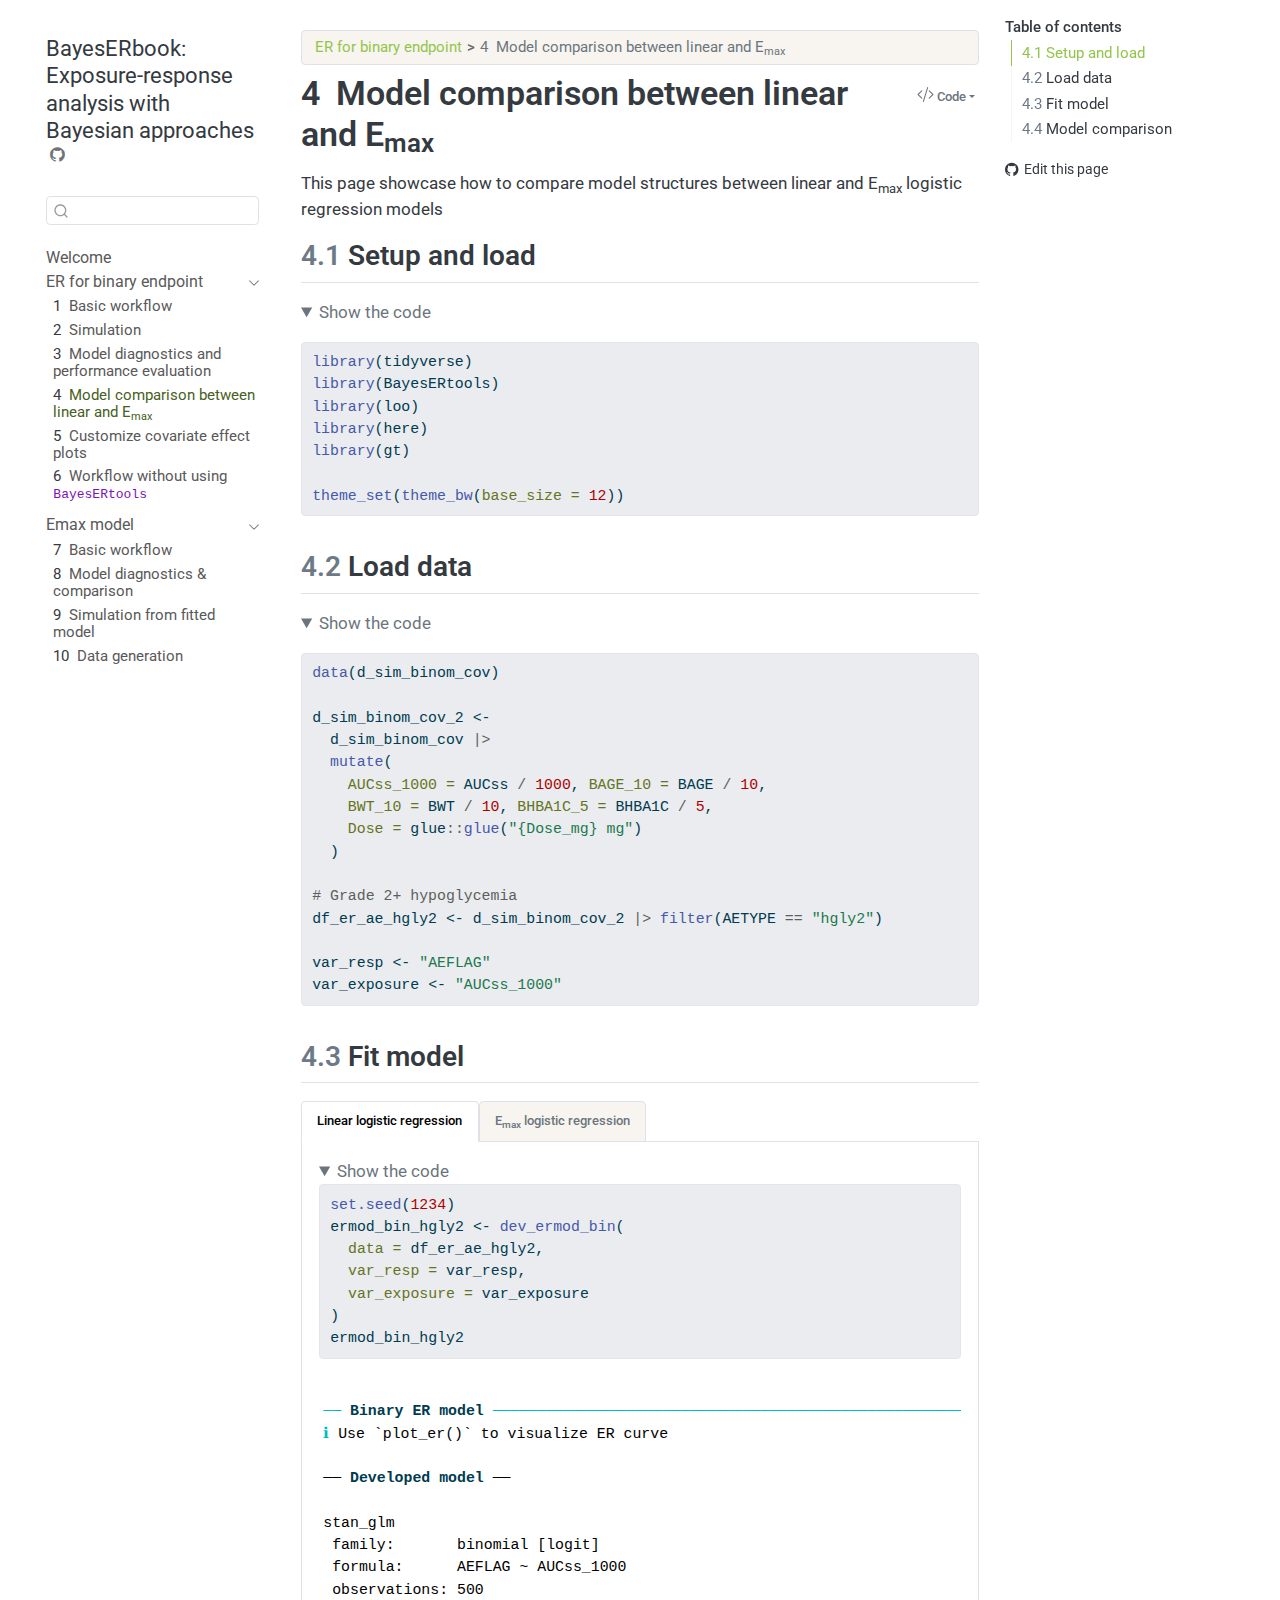
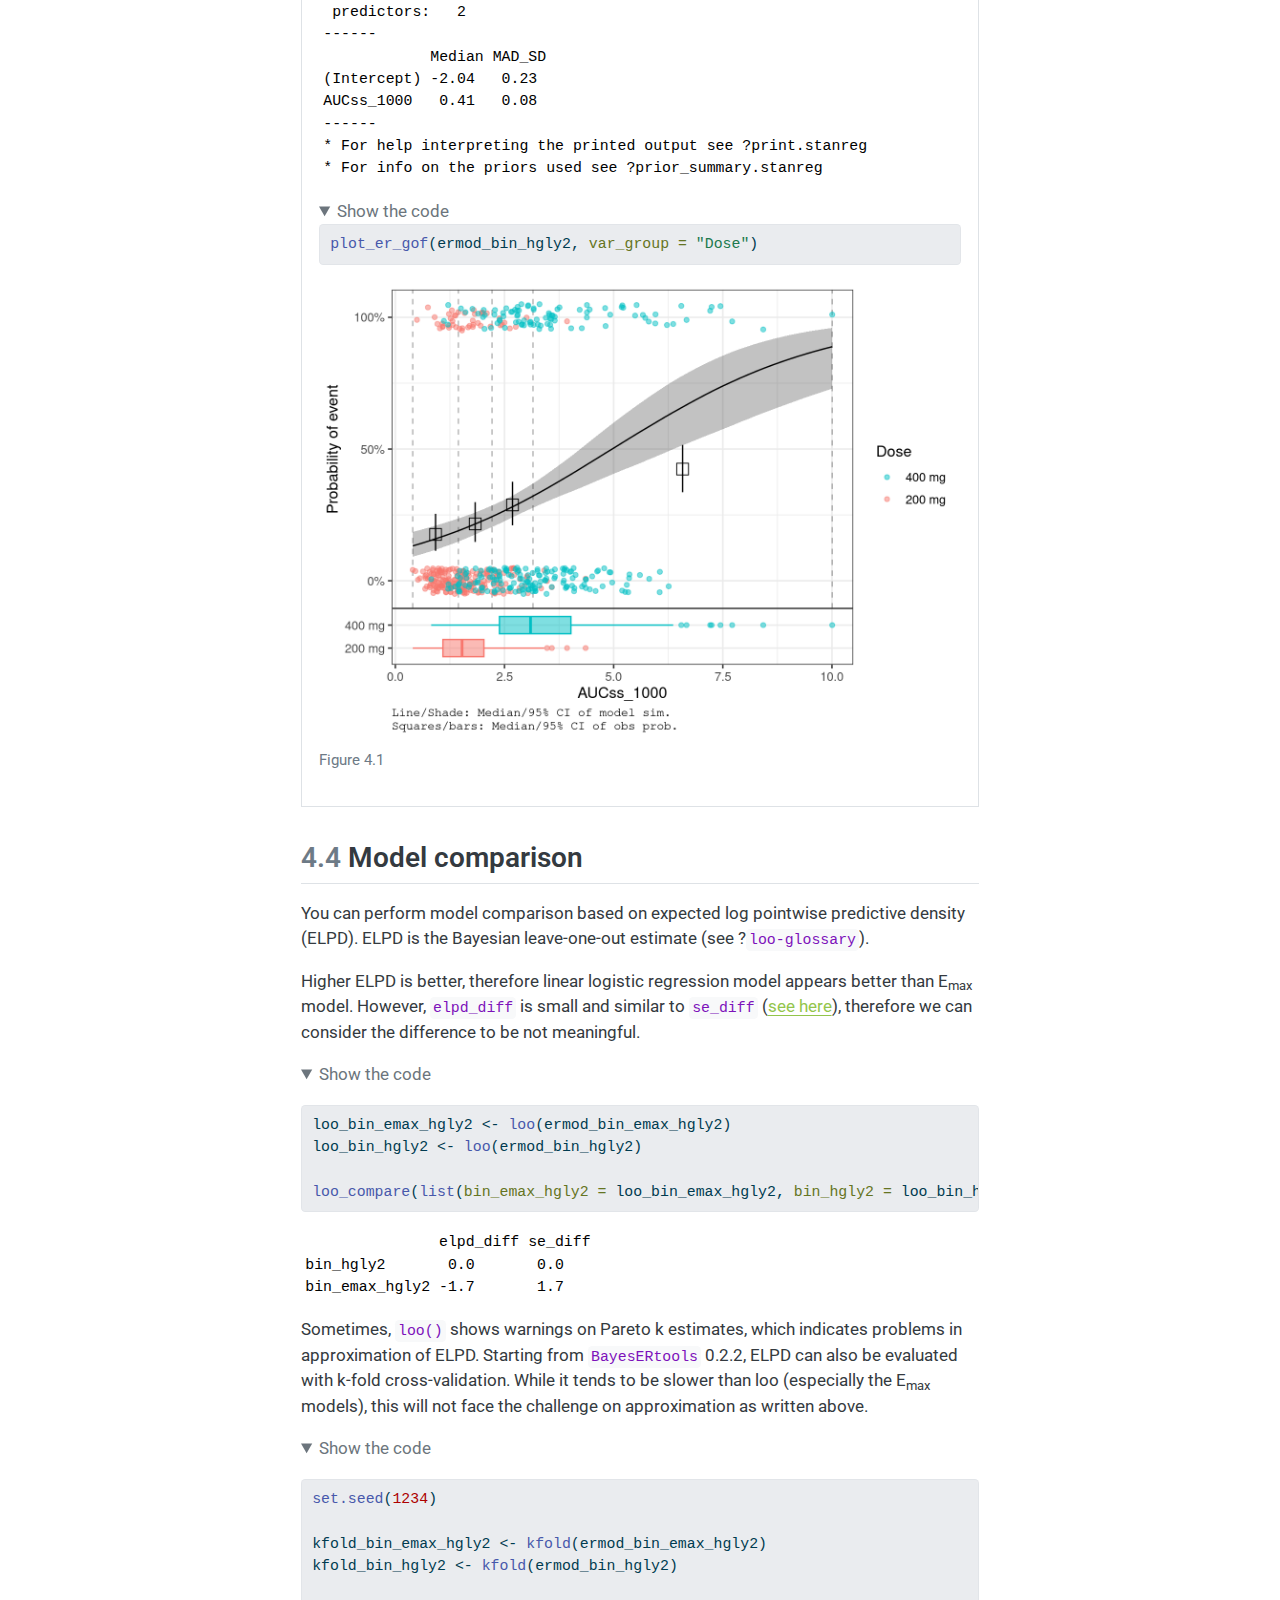
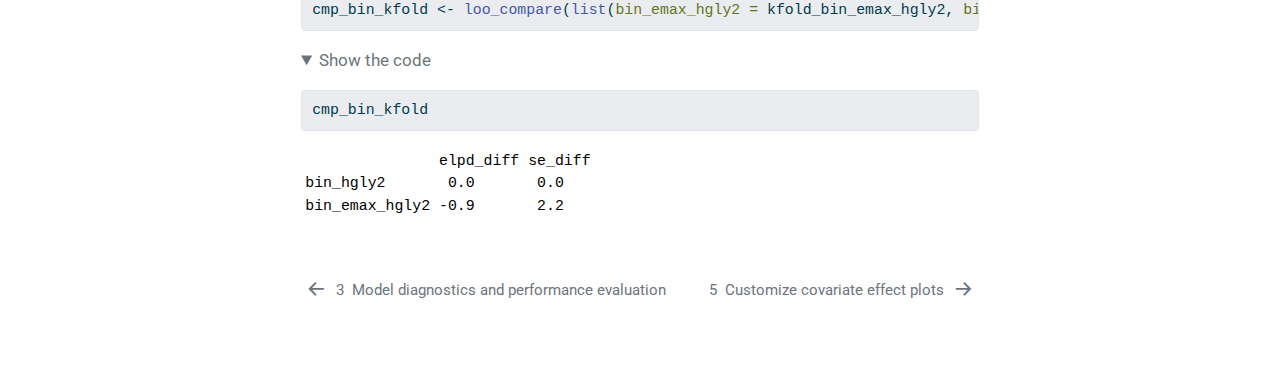
<file: notebook/binary/mod_structure_comparison.html>
<!DOCTYPE html>
<html xmlns="http://www.w3.org/1999/xhtml" lang="en" xml:lang="en"><head>

<meta charset="utf-8">
<meta name="generator" content="quarto-1.6.40">

<meta name="viewport" content="width=device-width, initial-scale=1.0, user-scalable=yes">


<title>4&nbsp; Model comparison between linear and Emax – BayesERbook: Exposure-response analysis with Bayesian approaches</title>
<style>
code{white-space: pre-wrap;}
span.smallcaps{font-variant: small-caps;}
div.columns{display: flex; gap: min(4vw, 1.5em);}
div.column{flex: auto; overflow-x: auto;}
div.hanging-indent{margin-left: 1.5em; text-indent: -1.5em;}
ul.task-list{list-style: none;}
ul.task-list li input[type="checkbox"] {
  width: 0.8em;
  margin: 0 0.8em 0.2em -1em; /* quarto-specific, see https://github.com/quarto-dev/quarto-cli/issues/4556 */ 
  vertical-align: middle;
}
/* CSS for syntax highlighting */
pre > code.sourceCode { white-space: pre; position: relative; }
pre > code.sourceCode > span { line-height: 1.25; }
pre > code.sourceCode > span:empty { height: 1.2em; }
.sourceCode { overflow: visible; }
code.sourceCode > span { color: inherit; text-decoration: inherit; }
div.sourceCode { margin: 1em 0; }
pre.sourceCode { margin: 0; }
@media screen {
div.sourceCode { overflow: auto; }
}
@media print {
pre > code.sourceCode { white-space: pre-wrap; }
pre > code.sourceCode > span { display: inline-block; text-indent: -5em; padding-left: 5em; }
}
pre.numberSource code
  { counter-reset: source-line 0; }
pre.numberSource code > span
  { position: relative; left: -4em; counter-increment: source-line; }
pre.numberSource code > span > a:first-child::before
  { content: counter(source-line);
    position: relative; left: -1em; text-align: right; vertical-align: baseline;
    border: none; display: inline-block;
    -webkit-touch-callout: none; -webkit-user-select: none;
    -khtml-user-select: none; -moz-user-select: none;
    -ms-user-select: none; user-select: none;
    padding: 0 4px; width: 4em;
  }
pre.numberSource { margin-left: 3em;  padding-left: 4px; }
div.sourceCode
  {   }
@media screen {
pre > code.sourceCode > span > a:first-child::before { text-decoration: underline; }
}
</style>


<script src="../../site_libs/quarto-nav/quarto-nav.js"></script>
<script src="../../site_libs/quarto-nav/headroom.min.js"></script>
<script src="../../site_libs/clipboard/clipboard.min.js"></script>
<script src="../../site_libs/quarto-search/autocomplete.umd.js"></script>
<script src="../../site_libs/quarto-search/fuse.min.js"></script>
<script src="../../site_libs/quarto-search/quarto-search.js"></script>
<meta name="quarto:offset" content="../../">
<link href="../../notebook/binary/coveff_customize.html" rel="next">
<link href="../../notebook/binary/model_diagnostics.html" rel="prev">
<script src="../../site_libs/quarto-html/quarto.js"></script>
<script src="../../site_libs/quarto-html/popper.min.js"></script>
<script src="../../site_libs/quarto-html/tippy.umd.min.js"></script>
<script src="../../site_libs/quarto-html/anchor.min.js"></script>
<link href="../../site_libs/quarto-html/tippy.css" rel="stylesheet">
<link href="../../site_libs/quarto-html/quarto-syntax-highlighting-549806ee2085284f45b00abea8c6df48.css" rel="stylesheet" id="quarto-text-highlighting-styles">
<script src="../../site_libs/bootstrap/bootstrap.min.js"></script>
<link href="../../site_libs/bootstrap/bootstrap-icons.css" rel="stylesheet">
<link href="../../site_libs/bootstrap/bootstrap-b43e370a082453072daa43e15826c9a6.min.css" rel="stylesheet" append-hash="true" id="quarto-bootstrap" data-mode="light">
<script id="quarto-search-options" type="application/json">{
  "location": "sidebar",
  "copy-button": false,
  "collapse-after": 3,
  "panel-placement": "start",
  "type": "textbox",
  "limit": 50,
  "keyboard-shortcut": [
    "f",
    "/",
    "s"
  ],
  "show-item-context": false,
  "language": {
    "search-no-results-text": "No results",
    "search-matching-documents-text": "matching documents",
    "search-copy-link-title": "Copy link to search",
    "search-hide-matches-text": "Hide additional matches",
    "search-more-match-text": "more match in this document",
    "search-more-matches-text": "more matches in this document",
    "search-clear-button-title": "Clear",
    "search-text-placeholder": "",
    "search-detached-cancel-button-title": "Cancel",
    "search-submit-button-title": "Submit",
    "search-label": "Search"
  }
}</script>


</head>

<body class="nav-sidebar floating">

<div id="quarto-search-results"></div>
  <header id="quarto-header" class="headroom fixed-top">
  <nav class="quarto-secondary-nav">
    <div class="container-fluid d-flex">
      <button type="button" class="quarto-btn-toggle btn" data-bs-toggle="collapse" role="button" data-bs-target=".quarto-sidebar-collapse-item" aria-controls="quarto-sidebar" aria-expanded="false" aria-label="Toggle sidebar navigation" onclick="if (window.quartoToggleHeadroom) { window.quartoToggleHeadroom(); }">
        <i class="bi bi-layout-text-sidebar-reverse"></i>
      </button>
        <nav class="quarto-page-breadcrumbs" aria-label="breadcrumb"><ol class="breadcrumb"><li class="breadcrumb-item"><a href="../../notebook/binary/basic_workflow.html">ER for binary endpoint</a></li><li class="breadcrumb-item"><a href="../../notebook/binary/mod_structure_comparison.html"><span class="chapter-number">4</span>&nbsp; <span class="chapter-title">Model comparison between linear and E<sub>max</sub></span></a></li></ol></nav>
        <a class="flex-grow-1" role="navigation" data-bs-toggle="collapse" data-bs-target=".quarto-sidebar-collapse-item" aria-controls="quarto-sidebar" aria-expanded="false" aria-label="Toggle sidebar navigation" onclick="if (window.quartoToggleHeadroom) { window.quartoToggleHeadroom(); }">      
        </a>
      <button type="button" class="btn quarto-search-button" aria-label="Search" onclick="window.quartoOpenSearch();">
        <i class="bi bi-search"></i>
      </button>
    </div>
  </nav>
</header>
<!-- content -->
<div id="quarto-content" class="quarto-container page-columns page-rows-contents page-layout-article">
<!-- sidebar -->
  <nav id="quarto-sidebar" class="sidebar collapse collapse-horizontal quarto-sidebar-collapse-item sidebar-navigation floating overflow-auto">
    <div class="pt-lg-2 mt-2 text-left sidebar-header">
    <div class="sidebar-title mb-0 py-0">
      <a href="../../">BayesERbook: Exposure-response analysis with Bayesian approaches</a> 
        <div class="sidebar-tools-main">
    <a href="https://github.com/genentech/BayesERbook/" title="Source Code" class="quarto-navigation-tool px-1" aria-label="Source Code"><i class="bi bi-github"></i></a>
</div>
    </div>
      </div>
        <div class="mt-2 flex-shrink-0 align-items-center">
        <div class="sidebar-search">
        <div id="quarto-search" class="" title="Search"></div>
        </div>
        </div>
    <div class="sidebar-menu-container"> 
    <ul class="list-unstyled mt-1">
        <li class="sidebar-item">
  <div class="sidebar-item-container"> 
  <a href="../../index.html" class="sidebar-item-text sidebar-link">
 <span class="menu-text">Welcome</span></a>
  </div>
</li>
        <li class="sidebar-item sidebar-item-section">
      <div class="sidebar-item-container"> 
            <a class="sidebar-item-text sidebar-link text-start" data-bs-toggle="collapse" data-bs-target="#quarto-sidebar-section-1" role="navigation" aria-expanded="true">
 <span class="menu-text">ER for binary endpoint</span></a>
          <a class="sidebar-item-toggle text-start" data-bs-toggle="collapse" data-bs-target="#quarto-sidebar-section-1" role="navigation" aria-expanded="true" aria-label="Toggle section">
            <i class="bi bi-chevron-right ms-2"></i>
          </a> 
      </div>
      <ul id="quarto-sidebar-section-1" class="collapse list-unstyled sidebar-section depth1 show">  
          <li class="sidebar-item">
  <div class="sidebar-item-container"> 
  <a href="../../notebook/binary/basic_workflow.html" class="sidebar-item-text sidebar-link">
 <span class="menu-text"><span class="chapter-number">1</span>&nbsp; <span class="chapter-title">Basic workflow</span></span></a>
  </div>
</li>
          <li class="sidebar-item">
  <div class="sidebar-item-container"> 
  <a href="../../notebook/binary/simulation.html" class="sidebar-item-text sidebar-link">
 <span class="menu-text"><span class="chapter-number">2</span>&nbsp; <span class="chapter-title">Simulation</span></span></a>
  </div>
</li>
          <li class="sidebar-item">
  <div class="sidebar-item-container"> 
  <a href="../../notebook/binary/model_diagnostics.html" class="sidebar-item-text sidebar-link">
 <span class="menu-text"><span class="chapter-number">3</span>&nbsp; <span class="chapter-title">Model diagnostics and performance evaluation</span></span></a>
  </div>
</li>
          <li class="sidebar-item">
  <div class="sidebar-item-container"> 
  <a href="../../notebook/binary/mod_structure_comparison.html" class="sidebar-item-text sidebar-link active">
 <span class="menu-text"><span class="chapter-number">4</span>&nbsp; <span class="chapter-title">Model comparison between linear and E<sub>max</sub></span></span></a>
  </div>
</li>
          <li class="sidebar-item">
  <div class="sidebar-item-container"> 
  <a href="../../notebook/binary/coveff_customize.html" class="sidebar-item-text sidebar-link">
 <span class="menu-text"><span class="chapter-number">5</span>&nbsp; <span class="chapter-title">Customize covariate effect plots</span></span></a>
  </div>
</li>
          <li class="sidebar-item">
  <div class="sidebar-item-container"> 
  <a href="../../notebook/binary/workflow_wo_package.html" class="sidebar-item-text sidebar-link">
 <span class="menu-text"><span class="chapter-number">6</span>&nbsp; <span class="chapter-title">Workflow without using <code>BayesERtools</code></span></span></a>
  </div>
</li>
      </ul>
  </li>
        <li class="sidebar-item sidebar-item-section">
      <div class="sidebar-item-container"> 
            <a class="sidebar-item-text sidebar-link text-start" data-bs-toggle="collapse" data-bs-target="#quarto-sidebar-section-2" role="navigation" aria-expanded="true">
 <span class="menu-text">Emax model</span></a>
          <a class="sidebar-item-toggle text-start" data-bs-toggle="collapse" data-bs-target="#quarto-sidebar-section-2" role="navigation" aria-expanded="true" aria-label="Toggle section">
            <i class="bi bi-chevron-right ms-2"></i>
          </a> 
      </div>
      <ul id="quarto-sidebar-section-2" class="collapse list-unstyled sidebar-section depth1 show">  
          <li class="sidebar-item">
  <div class="sidebar-item-container"> 
  <a href="../../notebook/emax/basic_workflow.html" class="sidebar-item-text sidebar-link">
 <span class="menu-text"><span class="chapter-number">7</span>&nbsp; <span class="chapter-title">Basic workflow</span></span></a>
  </div>
</li>
          <li class="sidebar-item">
  <div class="sidebar-item-container"> 
  <a href="../../notebook/emax/model_diagnostics.html" class="sidebar-item-text sidebar-link">
 <span class="menu-text"><span class="chapter-number">8</span>&nbsp; <span class="chapter-title">Model diagnostics &amp; comparison</span></span></a>
  </div>
</li>
          <li class="sidebar-item">
  <div class="sidebar-item-container"> 
  <a href="../../notebook/emax/simulation.html" class="sidebar-item-text sidebar-link">
 <span class="menu-text"><span class="chapter-number">9</span>&nbsp; <span class="chapter-title">Simulation from fitted model</span></span></a>
  </div>
</li>
          <li class="sidebar-item">
  <div class="sidebar-item-container"> 
  <a href="../../notebook/emax/data_generation.html" class="sidebar-item-text sidebar-link">
 <span class="menu-text"><span class="chapter-number">10</span>&nbsp; <span class="chapter-title">Data generation</span></span></a>
  </div>
</li>
      </ul>
  </li>
    </ul>
    </div>
</nav>
<div id="quarto-sidebar-glass" class="quarto-sidebar-collapse-item" data-bs-toggle="collapse" data-bs-target=".quarto-sidebar-collapse-item"></div>
<!-- margin-sidebar -->
    <div id="quarto-margin-sidebar" class="sidebar margin-sidebar">
        <nav id="TOC" role="doc-toc" class="toc-active">
    <h2 id="toc-title">Table of contents</h2>
   
  <ul>
  <li><a href="#setup-and-load" id="toc-setup-and-load" class="nav-link active" data-scroll-target="#setup-and-load"><span class="header-section-number">4.1</span> Setup and load</a></li>
  <li><a href="#load-data" id="toc-load-data" class="nav-link" data-scroll-target="#load-data"><span class="header-section-number">4.2</span> Load data</a></li>
  <li><a href="#fit-model" id="toc-fit-model" class="nav-link" data-scroll-target="#fit-model"><span class="header-section-number">4.3</span> Fit model</a></li>
  <li><a href="#model-comparison" id="toc-model-comparison" class="nav-link" data-scroll-target="#model-comparison"><span class="header-section-number">4.4</span> Model comparison</a></li>
  </ul>
<div class="toc-actions"><ul><li><a href="https://github.com/genentech/BayesERbook/edit/main/notebook/binary/mod_structure_comparison.qmd" class="toc-action"><i class="bi bi-github"></i>Edit this page</a></li></ul></div></nav>
    </div>
<!-- main -->
<main class="content" id="quarto-document-content">

<header id="title-block-header" class="quarto-title-block default"><nav class="quarto-page-breadcrumbs quarto-title-breadcrumbs d-none d-lg-block" aria-label="breadcrumb"><ol class="breadcrumb"><li class="breadcrumb-item"><a href="../../notebook/binary/basic_workflow.html">ER for binary endpoint</a></li><li class="breadcrumb-item"><a href="../../notebook/binary/mod_structure_comparison.html"><span class="chapter-number">4</span>&nbsp; <span class="chapter-title">Model comparison between linear and E<sub>max</sub></span></a></li></ol></nav>
<div class="quarto-title">
<div class="quarto-title-block"><div><h1 class="title"><span class="chapter-number">4</span>&nbsp; <span class="chapter-title">Model comparison between linear and E<sub>max</sub></span></h1><button type="button" class="btn code-tools-button dropdown-toggle" id="quarto-code-tools-menu" data-bs-toggle="dropdown" aria-expanded="false"><i class="bi"></i> Code</button><ul class="dropdown-menu dropdown-menu-end" aria-labelelledby="quarto-code-tools-menu"><li><a id="quarto-show-all-code" class="dropdown-item" href="javascript:void(0)" role="button">Show All Code</a></li><li><a id="quarto-hide-all-code" class="dropdown-item" href="javascript:void(0)" role="button">Hide All Code</a></li><li><hr class="dropdown-divider"></li><li><a id="quarto-view-source" class="dropdown-item" href="javascript:void(0)" role="button">View Source</a></li></ul></div></div>
</div>



<div class="quarto-title-meta">

    
  
    
  </div>
  


</header>


<p>This page showcase how to compare model structures between linear and E<sub>max</sub> logistic regression models</p>
<section id="setup-and-load" class="level2" data-number="4.1">
<h2 data-number="4.1" class="anchored" data-anchor-id="setup-and-load"><span class="header-section-number">4.1</span> Setup and load</h2>
<div class="cell">
<details open="" class="code-fold">
<summary>Show the code</summary>
<div class="sourceCode cell-code" id="cb1"><pre class="sourceCode r code-with-copy"><code class="sourceCode r"><span id="cb1-1"><a href="#cb1-1" aria-hidden="true" tabindex="-1"></a><span class="fu">library</span>(tidyverse)</span>
<span id="cb1-2"><a href="#cb1-2" aria-hidden="true" tabindex="-1"></a><span class="fu">library</span>(BayesERtools)</span>
<span id="cb1-3"><a href="#cb1-3" aria-hidden="true" tabindex="-1"></a><span class="fu">library</span>(loo)</span>
<span id="cb1-4"><a href="#cb1-4" aria-hidden="true" tabindex="-1"></a><span class="fu">library</span>(here)</span>
<span id="cb1-5"><a href="#cb1-5" aria-hidden="true" tabindex="-1"></a><span class="fu">library</span>(gt)</span>
<span id="cb1-6"><a href="#cb1-6" aria-hidden="true" tabindex="-1"></a></span>
<span id="cb1-7"><a href="#cb1-7" aria-hidden="true" tabindex="-1"></a><span class="fu">theme_set</span>(<span class="fu">theme_bw</span>(<span class="at">base_size =</span> <span class="dv">12</span>))</span></code><button title="Copy to Clipboard" class="code-copy-button"><i class="bi"></i></button></pre></div>
</details>
</div>
</section>
<section id="load-data" class="level2" data-number="4.2">
<h2 data-number="4.2" class="anchored" data-anchor-id="load-data"><span class="header-section-number">4.2</span> Load data</h2>
<div class="cell">
<details open="" class="code-fold">
<summary>Show the code</summary>
<div class="sourceCode cell-code" id="cb2"><pre class="sourceCode r code-with-copy"><code class="sourceCode r"><span id="cb2-1"><a href="#cb2-1" aria-hidden="true" tabindex="-1"></a><span class="fu">data</span>(d_sim_binom_cov)</span>
<span id="cb2-2"><a href="#cb2-2" aria-hidden="true" tabindex="-1"></a></span>
<span id="cb2-3"><a href="#cb2-3" aria-hidden="true" tabindex="-1"></a>d_sim_binom_cov_2 <span class="ot">&lt;-</span></span>
<span id="cb2-4"><a href="#cb2-4" aria-hidden="true" tabindex="-1"></a>  d_sim_binom_cov <span class="sc">|&gt;</span></span>
<span id="cb2-5"><a href="#cb2-5" aria-hidden="true" tabindex="-1"></a>  <span class="fu">mutate</span>(</span>
<span id="cb2-6"><a href="#cb2-6" aria-hidden="true" tabindex="-1"></a>    <span class="at">AUCss_1000 =</span> AUCss <span class="sc">/</span> <span class="dv">1000</span>, <span class="at">BAGE_10 =</span> BAGE <span class="sc">/</span> <span class="dv">10</span>,</span>
<span id="cb2-7"><a href="#cb2-7" aria-hidden="true" tabindex="-1"></a>    <span class="at">BWT_10 =</span> BWT <span class="sc">/</span> <span class="dv">10</span>, <span class="at">BHBA1C_5 =</span> BHBA1C <span class="sc">/</span> <span class="dv">5</span>,</span>
<span id="cb2-8"><a href="#cb2-8" aria-hidden="true" tabindex="-1"></a>    <span class="at">Dose =</span> glue<span class="sc">::</span><span class="fu">glue</span>(<span class="st">"{Dose_mg} mg"</span>)</span>
<span id="cb2-9"><a href="#cb2-9" aria-hidden="true" tabindex="-1"></a>  )</span>
<span id="cb2-10"><a href="#cb2-10" aria-hidden="true" tabindex="-1"></a></span>
<span id="cb2-11"><a href="#cb2-11" aria-hidden="true" tabindex="-1"></a><span class="co"># Grade 2+ hypoglycemia</span></span>
<span id="cb2-12"><a href="#cb2-12" aria-hidden="true" tabindex="-1"></a>df_er_ae_hgly2 <span class="ot">&lt;-</span> d_sim_binom_cov_2 <span class="sc">|&gt;</span> <span class="fu">filter</span>(AETYPE <span class="sc">==</span> <span class="st">"hgly2"</span>)</span>
<span id="cb2-13"><a href="#cb2-13" aria-hidden="true" tabindex="-1"></a></span>
<span id="cb2-14"><a href="#cb2-14" aria-hidden="true" tabindex="-1"></a>var_resp <span class="ot">&lt;-</span> <span class="st">"AEFLAG"</span></span>
<span id="cb2-15"><a href="#cb2-15" aria-hidden="true" tabindex="-1"></a>var_exposure <span class="ot">&lt;-</span> <span class="st">"AUCss_1000"</span></span></code><button title="Copy to Clipboard" class="code-copy-button"><i class="bi"></i></button></pre></div>
</details>
</div>
</section>
<section id="fit-model" class="level2" data-number="4.3">
<h2 data-number="4.3" class="anchored" data-anchor-id="fit-model"><span class="header-section-number">4.3</span> Fit model</h2>
<div class="tabset-margin-container"></div><div class="panel-tabset">
<ul class="nav nav-tabs" role="tablist"><li class="nav-item" role="presentation"><a class="nav-link active" id="tabset-1-1-tab" data-bs-toggle="tab" data-bs-target="#tabset-1-1" role="tab" aria-controls="tabset-1-1" aria-selected="true" aria-current="page">Linear logistic regression</a></li><li class="nav-item" role="presentation"><a class="nav-link" id="tabset-1-2-tab" data-bs-toggle="tab" data-bs-target="#tabset-1-2" role="tab" aria-controls="tabset-1-2" aria-selected="false">E<sub>max</sub> logistic regression</a></li></ul>
<div class="tab-content">
<div id="tabset-1-1" class="tab-pane active" role="tabpanel" aria-labelledby="tabset-1-1-tab">
<div class="cell">
<details open="" class="code-fold">
<summary>Show the code</summary>
<div class="sourceCode cell-code" id="cb3"><pre class="sourceCode r code-with-copy"><code class="sourceCode r"><span id="cb3-1"><a href="#cb3-1" aria-hidden="true" tabindex="-1"></a><span class="fu">set.seed</span>(<span class="dv">1234</span>)</span>
<span id="cb3-2"><a href="#cb3-2" aria-hidden="true" tabindex="-1"></a>ermod_bin_hgly2 <span class="ot">&lt;-</span> <span class="fu">dev_ermod_bin</span>(</span>
<span id="cb3-3"><a href="#cb3-3" aria-hidden="true" tabindex="-1"></a>  <span class="at">data =</span> df_er_ae_hgly2,</span>
<span id="cb3-4"><a href="#cb3-4" aria-hidden="true" tabindex="-1"></a>  <span class="at">var_resp =</span> var_resp,</span>
<span id="cb3-5"><a href="#cb3-5" aria-hidden="true" tabindex="-1"></a>  <span class="at">var_exposure =</span> var_exposure</span>
<span id="cb3-6"><a href="#cb3-6" aria-hidden="true" tabindex="-1"></a>)</span>
<span id="cb3-7"><a href="#cb3-7" aria-hidden="true" tabindex="-1"></a>ermod_bin_hgly2</span></code><button title="Copy to Clipboard" class="code-copy-button"><i class="bi"></i></button></pre></div>
</details>
<pre class="r-output"><code>
<span style="color: #00BBBB;">──</span> <span style="font-weight: bold;">Binary ER model</span> <span style="color: #00BBBB;">─────────────────────────────────────────────────────────────</span>
<span style="color: #00BBBB;">ℹ</span> Use `plot_er()` to visualize ER curve

── <span style="font-weight: bold;">Developed model</span> ──

stan_glm
 family:       binomial [logit]
 formula:      AEFLAG ~ AUCss_1000
 observations: 500
 predictors:   2
------
            Median MAD_SD
(Intercept) -2.04   0.23 
AUCss_1000   0.41   0.08 
------
* For help interpreting the printed output see ?print.stanreg
* For info on the priors used see ?prior_summary.stanreg
</code></pre>
<details open="" class="code-fold">
<summary>Show the code</summary>
<div class="sourceCode cell-code" id="cb4"><pre class="sourceCode r code-with-copy"><code class="sourceCode r"><span id="cb4-1"><a href="#cb4-1" aria-hidden="true" tabindex="-1"></a><span class="fu">plot_er_gof</span>(ermod_bin_hgly2, <span class="at">var_group =</span> <span class="st">"Dose"</span>)</span></code><button title="Copy to Clipboard" class="code-copy-button"><i class="bi"></i></button></pre></div>
</details>
<div class="cell-output-display">
<div id="fig-bin-lin" class="quarto-float quarto-figure quarto-figure-center anchored" width="672">
<figure class="quarto-float quarto-float-fig figure">
<div aria-describedby="fig-bin-lin-caption-0ceaefa1-69ba-4598-a22c-09a6ac19f8ca">
<img src="mod_structure_comparison_files/figure-html/fig-bin-lin-1.png" id="fig-bin-lin" class="img-fluid figure-img" width="672">
</div>
<figcaption class="quarto-float-caption-bottom quarto-float-caption quarto-float-fig quarto-uncaptioned" id="fig-bin-lin-caption-0ceaefa1-69ba-4598-a22c-09a6ac19f8ca">
Figure&nbsp;4.1
</figcaption>
</figure>
</div>
</div>
</div>
</div>
<div id="tabset-1-2" class="tab-pane" role="tabpanel" aria-labelledby="tabset-1-2-tab">
<div class="cell">
<details open="" class="code-fold">
<summary>Show the code</summary>
<div class="sourceCode cell-code" id="cb5"><pre class="sourceCode r code-with-copy"><code class="sourceCode r"><span id="cb5-1"><a href="#cb5-1" aria-hidden="true" tabindex="-1"></a><span class="fu">set.seed</span>(<span class="dv">1234</span>)</span>
<span id="cb5-2"><a href="#cb5-2" aria-hidden="true" tabindex="-1"></a>ermod_bin_emax_hgly2 <span class="ot">&lt;-</span> <span class="fu">dev_ermod_bin_emax</span>(</span>
<span id="cb5-3"><a href="#cb5-3" aria-hidden="true" tabindex="-1"></a>  <span class="at">data =</span> df_er_ae_hgly2,</span>
<span id="cb5-4"><a href="#cb5-4" aria-hidden="true" tabindex="-1"></a>  <span class="at">var_resp =</span> var_resp,</span>
<span id="cb5-5"><a href="#cb5-5" aria-hidden="true" tabindex="-1"></a>  <span class="at">var_exposure =</span> var_exposure</span>
<span id="cb5-6"><a href="#cb5-6" aria-hidden="true" tabindex="-1"></a>)</span>
<span id="cb5-7"><a href="#cb5-7" aria-hidden="true" tabindex="-1"></a>ermod_bin_emax_hgly2</span></code><button title="Copy to Clipboard" class="code-copy-button"><i class="bi"></i></button></pre></div>
</details>
<pre class="r-output"><code>
<span style="color: #00BBBB;">──</span> <span style="font-weight: bold;">Binary Emax model</span> <span style="color: #00BBBB;">───────────────────────────────────────────────────────────</span>
<span style="color: #00BBBB;">ℹ</span> Use `plot_er()` to visualize ER curve

── <span style="font-weight: bold;">Developed model</span> ──

---- Binary Emax model fit with rstanemax ----
       mean se_mean   sd  2.5%   25%   50%   75% 97.5%   n_eff Rhat
emax   4.05    0.02 0.91  2.36  3.41  4.02  4.67  5.88 1563.98    1
e0    -2.39    0.01 0.44 -3.40 -2.62 -2.33 -2.09 -1.68 1033.08    1
ec50   4.77    0.06 2.17  1.44  3.19  4.47  6.06  9.70 1325.28    1
gamma  1.00     NaN 0.00  1.00  1.00  1.00  1.00  1.00     NaN  NaN
* Use `extract_stanfit()` function to extract raw stanfit object
* Use `extract_param()` function to extract posterior draws of key parameters
* Use `plot()` function to visualize model fit
* Use `extract_obs_mod_frame()` function to extract raw data 
  in a processed format (useful for plotting)
</code></pre>
<details open="" class="code-fold">
<summary>Show the code</summary>
<div class="sourceCode cell-code" id="cb6"><pre class="sourceCode r code-with-copy"><code class="sourceCode r"><span id="cb6-1"><a href="#cb6-1" aria-hidden="true" tabindex="-1"></a><span class="fu">plot_er_gof</span>(ermod_bin_emax_hgly2, <span class="at">var_group =</span> <span class="st">"Dose"</span>)</span></code><button title="Copy to Clipboard" class="code-copy-button"><i class="bi"></i></button></pre></div>
</details>
<div class="cell-output-display">
<div id="fig-bin-emax" class="quarto-float quarto-figure quarto-figure-center anchored" width="672">
<figure class="quarto-float quarto-float-fig figure">
<div aria-describedby="fig-bin-emax-caption-0ceaefa1-69ba-4598-a22c-09a6ac19f8ca">
<img src="mod_structure_comparison_files/figure-html/fig-bin-emax-1.png" id="fig-bin-emax" class="img-fluid figure-img" width="672">
</div>
<figcaption class="quarto-float-caption-bottom quarto-float-caption quarto-float-fig quarto-uncaptioned" id="fig-bin-emax-caption-0ceaefa1-69ba-4598-a22c-09a6ac19f8ca">
Figure&nbsp;4.2
</figcaption>
</figure>
</div>
</div>
</div>
</div>
</div>
</div>
</section>
<section id="model-comparison" class="level2" data-number="4.4">
<h2 data-number="4.4" class="anchored" data-anchor-id="model-comparison"><span class="header-section-number">4.4</span> Model comparison</h2>
<p>You can perform model comparison based on expected log pointwise predictive density (ELPD). ELPD is the Bayesian leave-one-out estimate (see ?<code>loo-glossary</code>).</p>
<p>Higher ELPD is better, therefore linear logistic regression model appears better than E<sub>max</sub> model. However, <code>elpd_diff</code> is small and similar to <code>se_diff</code> (<a href="https://stats.stackexchange.com/questions/608881/how-to-interpret-elpd-diff-of-bayesian-loo-estimate-in-bayesian-logistic-regress">see here</a>), therefore we can consider the difference to be not meaningful.</p>
<div class="cell">
<details open="" class="code-fold">
<summary>Show the code</summary>
<div class="sourceCode cell-code" id="cb7"><pre class="sourceCode r code-with-copy"><code class="sourceCode r"><span id="cb7-1"><a href="#cb7-1" aria-hidden="true" tabindex="-1"></a>loo_bin_emax_hgly2 <span class="ot">&lt;-</span> <span class="fu">loo</span>(ermod_bin_emax_hgly2)</span>
<span id="cb7-2"><a href="#cb7-2" aria-hidden="true" tabindex="-1"></a>loo_bin_hgly2 <span class="ot">&lt;-</span> <span class="fu">loo</span>(ermod_bin_hgly2)</span>
<span id="cb7-3"><a href="#cb7-3" aria-hidden="true" tabindex="-1"></a></span>
<span id="cb7-4"><a href="#cb7-4" aria-hidden="true" tabindex="-1"></a><span class="fu">loo_compare</span>(<span class="fu">list</span>(<span class="at">bin_emax_hgly2 =</span> loo_bin_emax_hgly2, <span class="at">bin_hgly2 =</span> loo_bin_hgly2))</span></code><button title="Copy to Clipboard" class="code-copy-button"><i class="bi"></i></button></pre></div>
</details>
<pre class="r-output"><code>               elpd_diff se_diff
bin_hgly2       0.0       0.0   
bin_emax_hgly2 -1.7       1.7   
</code></pre>
</div>
<p>Sometimes, <code>loo()</code> shows warnings on Pareto k estimates, which indicates problems in approximation of ELPD. Starting from <code>BayesERtools</code> 0.2.2, ELPD can also be evaluated with k-fold cross-validation. While it tends to be slower than loo (especially the E<sub>max</sub> models), this will not face the challenge on approximation as written above.</p>
<div class="cell">
<details open="" class="code-fold">
<summary>Show the code</summary>
<div class="sourceCode cell-code" id="cb8"><pre class="sourceCode r code-with-copy"><code class="sourceCode r"><span id="cb8-1"><a href="#cb8-1" aria-hidden="true" tabindex="-1"></a><span class="fu">set.seed</span>(<span class="dv">1234</span>)</span>
<span id="cb8-2"><a href="#cb8-2" aria-hidden="true" tabindex="-1"></a></span>
<span id="cb8-3"><a href="#cb8-3" aria-hidden="true" tabindex="-1"></a>kfold_bin_emax_hgly2 <span class="ot">&lt;-</span> <span class="fu">kfold</span>(ermod_bin_emax_hgly2)</span>
<span id="cb8-4"><a href="#cb8-4" aria-hidden="true" tabindex="-1"></a>kfold_bin_hgly2 <span class="ot">&lt;-</span> <span class="fu">kfold</span>(ermod_bin_hgly2)</span>
<span id="cb8-5"><a href="#cb8-5" aria-hidden="true" tabindex="-1"></a></span>
<span id="cb8-6"><a href="#cb8-6" aria-hidden="true" tabindex="-1"></a>cmp_bin_kfold <span class="ot">&lt;-</span> <span class="fu">loo_compare</span>(<span class="fu">list</span>(<span class="at">bin_emax_hgly2 =</span> kfold_bin_emax_hgly2, <span class="at">bin_hgly2 =</span> kfold_bin_hgly2))</span></code><button title="Copy to Clipboard" class="code-copy-button"><i class="bi"></i></button></pre></div>
</details>
</div>
<div class="cell">
<details open="" class="code-fold">
<summary>Show the code</summary>
<div class="sourceCode cell-code" id="cb9"><pre class="sourceCode r code-with-copy"><code class="sourceCode r"><span id="cb9-1"><a href="#cb9-1" aria-hidden="true" tabindex="-1"></a>cmp_bin_kfold</span></code><button title="Copy to Clipboard" class="code-copy-button"><i class="bi"></i></button></pre></div>
</details>
<pre class="r-output"><code>               elpd_diff se_diff
bin_hgly2       0.0       0.0   
bin_emax_hgly2 -0.9       2.2   
</code></pre>
</div>


<!-- -->

</section>

</main> <!-- /main -->
<script id="quarto-html-after-body" type="application/javascript">
window.document.addEventListener("DOMContentLoaded", function (event) {
  const toggleBodyColorMode = (bsSheetEl) => {
    const mode = bsSheetEl.getAttribute("data-mode");
    const bodyEl = window.document.querySelector("body");
    if (mode === "dark") {
      bodyEl.classList.add("quarto-dark");
      bodyEl.classList.remove("quarto-light");
    } else {
      bodyEl.classList.add("quarto-light");
      bodyEl.classList.remove("quarto-dark");
    }
  }
  const toggleBodyColorPrimary = () => {
    const bsSheetEl = window.document.querySelector("link#quarto-bootstrap");
    if (bsSheetEl) {
      toggleBodyColorMode(bsSheetEl);
    }
  }
  toggleBodyColorPrimary();  
  const icon = "";
  const anchorJS = new window.AnchorJS();
  anchorJS.options = {
    placement: 'right',
    icon: icon
  };
  anchorJS.add('.anchored');
  const isCodeAnnotation = (el) => {
    for (const clz of el.classList) {
      if (clz.startsWith('code-annotation-')) {                     
        return true;
      }
    }
    return false;
  }
  const onCopySuccess = function(e) {
    // button target
    const button = e.trigger;
    // don't keep focus
    button.blur();
    // flash "checked"
    button.classList.add('code-copy-button-checked');
    var currentTitle = button.getAttribute("title");
    button.setAttribute("title", "Copied!");
    let tooltip;
    if (window.bootstrap) {
      button.setAttribute("data-bs-toggle", "tooltip");
      button.setAttribute("data-bs-placement", "left");
      button.setAttribute("data-bs-title", "Copied!");
      tooltip = new bootstrap.Tooltip(button, 
        { trigger: "manual", 
          customClass: "code-copy-button-tooltip",
          offset: [0, -8]});
      tooltip.show();    
    }
    setTimeout(function() {
      if (tooltip) {
        tooltip.hide();
        button.removeAttribute("data-bs-title");
        button.removeAttribute("data-bs-toggle");
        button.removeAttribute("data-bs-placement");
      }
      button.setAttribute("title", currentTitle);
      button.classList.remove('code-copy-button-checked');
    }, 1000);
    // clear code selection
    e.clearSelection();
  }
  const getTextToCopy = function(trigger) {
      const codeEl = trigger.previousElementSibling.cloneNode(true);
      for (const childEl of codeEl.children) {
        if (isCodeAnnotation(childEl)) {
          childEl.remove();
        }
      }
      return codeEl.innerText;
  }
  const clipboard = new window.ClipboardJS('.code-copy-button:not([data-in-quarto-modal])', {
    text: getTextToCopy
  });
  clipboard.on('success', onCopySuccess);
  if (window.document.getElementById('quarto-embedded-source-code-modal')) {
    const clipboardModal = new window.ClipboardJS('.code-copy-button[data-in-quarto-modal]', {
      text: getTextToCopy,
      container: window.document.getElementById('quarto-embedded-source-code-modal')
    });
    clipboardModal.on('success', onCopySuccess);
  }
  const viewSource = window.document.getElementById('quarto-view-source') ||
                     window.document.getElementById('quarto-code-tools-source');
  if (viewSource) {
    const sourceUrl = viewSource.getAttribute("data-quarto-source-url");
    viewSource.addEventListener("click", function(e) {
      if (sourceUrl) {
        // rstudio viewer pane
        if (/\bcapabilities=\b/.test(window.location)) {
          window.open(sourceUrl);
        } else {
          window.location.href = sourceUrl;
        }
      } else {
        const modal = new bootstrap.Modal(document.getElementById('quarto-embedded-source-code-modal'));
        modal.show();
      }
      return false;
    });
  }
  function toggleCodeHandler(show) {
    return function(e) {
      const detailsSrc = window.document.querySelectorAll(".cell > details > .sourceCode");
      for (let i=0; i<detailsSrc.length; i++) {
        const details = detailsSrc[i].parentElement;
        if (show) {
          details.open = true;
        } else {
          details.removeAttribute("open");
        }
      }
      const cellCodeDivs = window.document.querySelectorAll(".cell > .sourceCode");
      const fromCls = show ? "hidden" : "unhidden";
      const toCls = show ? "unhidden" : "hidden";
      for (let i=0; i<cellCodeDivs.length; i++) {
        const codeDiv = cellCodeDivs[i];
        if (codeDiv.classList.contains(fromCls)) {
          codeDiv.classList.remove(fromCls);
          codeDiv.classList.add(toCls);
        } 
      }
      return false;
    }
  }
  const hideAllCode = window.document.getElementById("quarto-hide-all-code");
  if (hideAllCode) {
    hideAllCode.addEventListener("click", toggleCodeHandler(false));
  }
  const showAllCode = window.document.getElementById("quarto-show-all-code");
  if (showAllCode) {
    showAllCode.addEventListener("click", toggleCodeHandler(true));
  }
    var localhostRegex = new RegExp(/^(?:http|https):\/\/localhost\:?[0-9]*\//);
    var mailtoRegex = new RegExp(/^mailto:/);
      var filterRegex = new RegExp("https:\/\/genentech\.github\.io\/BayesERbook\/");
    var isInternal = (href) => {
        return filterRegex.test(href) || localhostRegex.test(href) || mailtoRegex.test(href);
    }
    // Inspect non-navigation links and adorn them if external
 	var links = window.document.querySelectorAll('a[href]:not(.nav-link):not(.navbar-brand):not(.toc-action):not(.sidebar-link):not(.sidebar-item-toggle):not(.pagination-link):not(.no-external):not([aria-hidden]):not(.dropdown-item):not(.quarto-navigation-tool):not(.about-link)');
    for (var i=0; i<links.length; i++) {
      const link = links[i];
      if (!isInternal(link.href)) {
        // undo the damage that might have been done by quarto-nav.js in the case of
        // links that we want to consider external
        if (link.dataset.originalHref !== undefined) {
          link.href = link.dataset.originalHref;
        }
      }
    }
  function tippyHover(el, contentFn, onTriggerFn, onUntriggerFn) {
    const config = {
      allowHTML: true,
      maxWidth: 500,
      delay: 100,
      arrow: false,
      appendTo: function(el) {
          return el.parentElement;
      },
      interactive: true,
      interactiveBorder: 10,
      theme: 'quarto',
      placement: 'bottom-start',
    };
    if (contentFn) {
      config.content = contentFn;
    }
    if (onTriggerFn) {
      config.onTrigger = onTriggerFn;
    }
    if (onUntriggerFn) {
      config.onUntrigger = onUntriggerFn;
    }
    window.tippy(el, config); 
  }
  const noterefs = window.document.querySelectorAll('a[role="doc-noteref"]');
  for (var i=0; i<noterefs.length; i++) {
    const ref = noterefs[i];
    tippyHover(ref, function() {
      // use id or data attribute instead here
      let href = ref.getAttribute('data-footnote-href') || ref.getAttribute('href');
      try { href = new URL(href).hash; } catch {}
      const id = href.replace(/^#\/?/, "");
      const note = window.document.getElementById(id);
      if (note) {
        return note.innerHTML;
      } else {
        return "";
      }
    });
  }
  const xrefs = window.document.querySelectorAll('a.quarto-xref');
  const processXRef = (id, note) => {
    // Strip column container classes
    const stripColumnClz = (el) => {
      el.classList.remove("page-full", "page-columns");
      if (el.children) {
        for (const child of el.children) {
          stripColumnClz(child);
        }
      }
    }
    stripColumnClz(note)
    if (id === null || id.startsWith('sec-')) {
      // Special case sections, only their first couple elements
      const container = document.createElement("div");
      if (note.children && note.children.length > 2) {
        container.appendChild(note.children[0].cloneNode(true));
        for (let i = 1; i < note.children.length; i++) {
          const child = note.children[i];
          if (child.tagName === "P" && child.innerText === "") {
            continue;
          } else {
            container.appendChild(child.cloneNode(true));
            break;
          }
        }
        if (window.Quarto?.typesetMath) {
          window.Quarto.typesetMath(container);
        }
        return container.innerHTML
      } else {
        if (window.Quarto?.typesetMath) {
          window.Quarto.typesetMath(note);
        }
        return note.innerHTML;
      }
    } else {
      // Remove any anchor links if they are present
      const anchorLink = note.querySelector('a.anchorjs-link');
      if (anchorLink) {
        anchorLink.remove();
      }
      if (window.Quarto?.typesetMath) {
        window.Quarto.typesetMath(note);
      }
      if (note.classList.contains("callout")) {
        return note.outerHTML;
      } else {
        return note.innerHTML;
      }
    }
  }
  for (var i=0; i<xrefs.length; i++) {
    const xref = xrefs[i];
    tippyHover(xref, undefined, function(instance) {
      instance.disable();
      let url = xref.getAttribute('href');
      let hash = undefined; 
      if (url.startsWith('#')) {
        hash = url;
      } else {
        try { hash = new URL(url).hash; } catch {}
      }
      if (hash) {
        const id = hash.replace(/^#\/?/, "");
        const note = window.document.getElementById(id);
        if (note !== null) {
          try {
            const html = processXRef(id, note.cloneNode(true));
            instance.setContent(html);
          } finally {
            instance.enable();
            instance.show();
          }
        } else {
          // See if we can fetch this
          fetch(url.split('#')[0])
          .then(res => res.text())
          .then(html => {
            const parser = new DOMParser();
            const htmlDoc = parser.parseFromString(html, "text/html");
            const note = htmlDoc.getElementById(id);
            if (note !== null) {
              const html = processXRef(id, note);
              instance.setContent(html);
            } 
          }).finally(() => {
            instance.enable();
            instance.show();
          });
        }
      } else {
        // See if we can fetch a full url (with no hash to target)
        // This is a special case and we should probably do some content thinning / targeting
        fetch(url)
        .then(res => res.text())
        .then(html => {
          const parser = new DOMParser();
          const htmlDoc = parser.parseFromString(html, "text/html");
          const note = htmlDoc.querySelector('main.content');
          if (note !== null) {
            // This should only happen for chapter cross references
            // (since there is no id in the URL)
            // remove the first header
            if (note.children.length > 0 && note.children[0].tagName === "HEADER") {
              note.children[0].remove();
            }
            const html = processXRef(null, note);
            instance.setContent(html);
          } 
        }).finally(() => {
          instance.enable();
          instance.show();
        });
      }
    }, function(instance) {
    });
  }
      let selectedAnnoteEl;
      const selectorForAnnotation = ( cell, annotation) => {
        let cellAttr = 'data-code-cell="' + cell + '"';
        let lineAttr = 'data-code-annotation="' +  annotation + '"';
        const selector = 'span[' + cellAttr + '][' + lineAttr + ']';
        return selector;
      }
      const selectCodeLines = (annoteEl) => {
        const doc = window.document;
        const targetCell = annoteEl.getAttribute("data-target-cell");
        const targetAnnotation = annoteEl.getAttribute("data-target-annotation");
        const annoteSpan = window.document.querySelector(selectorForAnnotation(targetCell, targetAnnotation));
        const lines = annoteSpan.getAttribute("data-code-lines").split(",");
        const lineIds = lines.map((line) => {
          return targetCell + "-" + line;
        })
        let top = null;
        let height = null;
        let parent = null;
        if (lineIds.length > 0) {
            //compute the position of the single el (top and bottom and make a div)
            const el = window.document.getElementById(lineIds[0]);
            top = el.offsetTop;
            height = el.offsetHeight;
            parent = el.parentElement.parentElement;
          if (lineIds.length > 1) {
            const lastEl = window.document.getElementById(lineIds[lineIds.length - 1]);
            const bottom = lastEl.offsetTop + lastEl.offsetHeight;
            height = bottom - top;
          }
          if (top !== null && height !== null && parent !== null) {
            // cook up a div (if necessary) and position it 
            let div = window.document.getElementById("code-annotation-line-highlight");
            if (div === null) {
              div = window.document.createElement("div");
              div.setAttribute("id", "code-annotation-line-highlight");
              div.style.position = 'absolute';
              parent.appendChild(div);
            }
            div.style.top = top - 2 + "px";
            div.style.height = height + 4 + "px";
            div.style.left = 0;
            let gutterDiv = window.document.getElementById("code-annotation-line-highlight-gutter");
            if (gutterDiv === null) {
              gutterDiv = window.document.createElement("div");
              gutterDiv.setAttribute("id", "code-annotation-line-highlight-gutter");
              gutterDiv.style.position = 'absolute';
              const codeCell = window.document.getElementById(targetCell);
              const gutter = codeCell.querySelector('.code-annotation-gutter');
              gutter.appendChild(gutterDiv);
            }
            gutterDiv.style.top = top - 2 + "px";
            gutterDiv.style.height = height + 4 + "px";
          }
          selectedAnnoteEl = annoteEl;
        }
      };
      const unselectCodeLines = () => {
        const elementsIds = ["code-annotation-line-highlight", "code-annotation-line-highlight-gutter"];
        elementsIds.forEach((elId) => {
          const div = window.document.getElementById(elId);
          if (div) {
            div.remove();
          }
        });
        selectedAnnoteEl = undefined;
      };
        // Handle positioning of the toggle
    window.addEventListener(
      "resize",
      throttle(() => {
        elRect = undefined;
        if (selectedAnnoteEl) {
          selectCodeLines(selectedAnnoteEl);
        }
      }, 10)
    );
    function throttle(fn, ms) {
    let throttle = false;
    let timer;
      return (...args) => {
        if(!throttle) { // first call gets through
            fn.apply(this, args);
            throttle = true;
        } else { // all the others get throttled
            if(timer) clearTimeout(timer); // cancel #2
            timer = setTimeout(() => {
              fn.apply(this, args);
              timer = throttle = false;
            }, ms);
        }
      };
    }
      // Attach click handler to the DT
      const annoteDls = window.document.querySelectorAll('dt[data-target-cell]');
      for (const annoteDlNode of annoteDls) {
        annoteDlNode.addEventListener('click', (event) => {
          const clickedEl = event.target;
          if (clickedEl !== selectedAnnoteEl) {
            unselectCodeLines();
            const activeEl = window.document.querySelector('dt[data-target-cell].code-annotation-active');
            if (activeEl) {
              activeEl.classList.remove('code-annotation-active');
            }
            selectCodeLines(clickedEl);
            clickedEl.classList.add('code-annotation-active');
          } else {
            // Unselect the line
            unselectCodeLines();
            clickedEl.classList.remove('code-annotation-active');
          }
        });
      }
  const findCites = (el) => {
    const parentEl = el.parentElement;
    if (parentEl) {
      const cites = parentEl.dataset.cites;
      if (cites) {
        return {
          el,
          cites: cites.split(' ')
        };
      } else {
        return findCites(el.parentElement)
      }
    } else {
      return undefined;
    }
  };
  var bibliorefs = window.document.querySelectorAll('a[role="doc-biblioref"]');
  for (var i=0; i<bibliorefs.length; i++) {
    const ref = bibliorefs[i];
    const citeInfo = findCites(ref);
    if (citeInfo) {
      tippyHover(citeInfo.el, function() {
        var popup = window.document.createElement('div');
        citeInfo.cites.forEach(function(cite) {
          var citeDiv = window.document.createElement('div');
          citeDiv.classList.add('hanging-indent');
          citeDiv.classList.add('csl-entry');
          var biblioDiv = window.document.getElementById('ref-' + cite);
          if (biblioDiv) {
            citeDiv.innerHTML = biblioDiv.innerHTML;
          }
          popup.appendChild(citeDiv);
        });
        return popup.innerHTML;
      });
    }
  }
});
</script>
<nav class="page-navigation">
  <div class="nav-page nav-page-previous">
      <a href="../../notebook/binary/model_diagnostics.html" class="pagination-link" aria-label="Model diagnostics and performance evaluation">
        <i class="bi bi-arrow-left-short"></i> <span class="nav-page-text"><span class="chapter-number">3</span>&nbsp; <span class="chapter-title">Model diagnostics and performance evaluation</span></span>
      </a>          
  </div>
  <div class="nav-page nav-page-next">
      <a href="../../notebook/binary/coveff_customize.html" class="pagination-link" aria-label="Customize covariate effect plots">
        <span class="nav-page-text"><span class="chapter-number">5</span>&nbsp; <span class="chapter-title">Customize covariate effect plots</span></span> <i class="bi bi-arrow-right-short"></i>
      </a>
  </div>
</nav><div class="modal fade" id="quarto-embedded-source-code-modal" tabindex="-1" aria-labelledby="quarto-embedded-source-code-modal-label" aria-hidden="true"><div class="modal-dialog modal-dialog-scrollable"><div class="modal-content"><div class="modal-header"><h5 class="modal-title" id="quarto-embedded-source-code-modal-label">Source Code</h5><button class="btn-close" data-bs-dismiss="modal"></button></div><div class="modal-body"><div class="">
<div class="sourceCode" id="cb10" data-shortcodes="false"><pre class="sourceCode markdown code-with-copy"><code class="sourceCode markdown"><span id="cb10-1"><a href="#cb10-1" aria-hidden="true" tabindex="-1"></a><span class="fu"># Model comparison between linear and E~max~</span></span>
<span id="cb10-2"><a href="#cb10-2" aria-hidden="true" tabindex="-1"></a></span>
<span id="cb10-3"><a href="#cb10-3" aria-hidden="true" tabindex="-1"></a>This page showcase how to compare model structures between linear and E~max~</span>
<span id="cb10-4"><a href="#cb10-4" aria-hidden="true" tabindex="-1"></a>logistic regression models</span>
<span id="cb10-5"><a href="#cb10-5" aria-hidden="true" tabindex="-1"></a></span>
<span id="cb10-6"><a href="#cb10-6" aria-hidden="true" tabindex="-1"></a><span class="fu">## Setup and load</span></span>
<span id="cb10-7"><a href="#cb10-7" aria-hidden="true" tabindex="-1"></a></span>
<span id="cb10-10"><a href="#cb10-10" aria-hidden="true" tabindex="-1"></a><span class="in">```{r}</span></span>
<span id="cb10-11"><a href="#cb10-11" aria-hidden="true" tabindex="-1"></a><span class="co">#| output: FALSE</span></span>
<span id="cb10-12"><a href="#cb10-12" aria-hidden="true" tabindex="-1"></a><span class="co">#| message: FALSE</span></span>
<span id="cb10-13"><a href="#cb10-13" aria-hidden="true" tabindex="-1"></a></span>
<span id="cb10-14"><a href="#cb10-14" aria-hidden="true" tabindex="-1"></a><span class="fu">library</span>(tidyverse)</span>
<span id="cb10-15"><a href="#cb10-15" aria-hidden="true" tabindex="-1"></a><span class="fu">library</span>(BayesERtools)</span>
<span id="cb10-16"><a href="#cb10-16" aria-hidden="true" tabindex="-1"></a><span class="fu">library</span>(loo)</span>
<span id="cb10-17"><a href="#cb10-17" aria-hidden="true" tabindex="-1"></a><span class="fu">library</span>(here)</span>
<span id="cb10-18"><a href="#cb10-18" aria-hidden="true" tabindex="-1"></a><span class="fu">library</span>(gt)</span>
<span id="cb10-19"><a href="#cb10-19" aria-hidden="true" tabindex="-1"></a></span>
<span id="cb10-20"><a href="#cb10-20" aria-hidden="true" tabindex="-1"></a><span class="fu">theme_set</span>(<span class="fu">theme_bw</span>(<span class="at">base_size =</span> <span class="dv">12</span>))</span>
<span id="cb10-21"><a href="#cb10-21" aria-hidden="true" tabindex="-1"></a><span class="in">```</span></span>
<span id="cb10-22"><a href="#cb10-22" aria-hidden="true" tabindex="-1"></a></span>
<span id="cb10-25"><a href="#cb10-25" aria-hidden="true" tabindex="-1"></a><span class="in">```{r}</span></span>
<span id="cb10-26"><a href="#cb10-26" aria-hidden="true" tabindex="-1"></a><span class="co">#| include: FALSE</span></span>
<span id="cb10-27"><a href="#cb10-27" aria-hidden="true" tabindex="-1"></a><span class="co"># Enable colored outputs</span></span>
<span id="cb10-28"><a href="#cb10-28" aria-hidden="true" tabindex="-1"></a><span class="fu">source</span>(<span class="fu">here</span>(<span class="st">"R"</span>, <span class="st">"cli_color_text.R"</span>))</span>
<span id="cb10-29"><a href="#cb10-29" aria-hidden="true" tabindex="-1"></a><span class="in">```</span></span>
<span id="cb10-30"><a href="#cb10-30" aria-hidden="true" tabindex="-1"></a></span>
<span id="cb10-31"><a href="#cb10-31" aria-hidden="true" tabindex="-1"></a></span>
<span id="cb10-32"><a href="#cb10-32" aria-hidden="true" tabindex="-1"></a><span class="fu">## Load data</span></span>
<span id="cb10-33"><a href="#cb10-33" aria-hidden="true" tabindex="-1"></a></span>
<span id="cb10-36"><a href="#cb10-36" aria-hidden="true" tabindex="-1"></a><span class="in">```{r}</span></span>
<span id="cb10-37"><a href="#cb10-37" aria-hidden="true" tabindex="-1"></a><span class="fu">data</span>(d_sim_binom_cov)</span>
<span id="cb10-38"><a href="#cb10-38" aria-hidden="true" tabindex="-1"></a></span>
<span id="cb10-39"><a href="#cb10-39" aria-hidden="true" tabindex="-1"></a>d_sim_binom_cov_2 <span class="ot">&lt;-</span></span>
<span id="cb10-40"><a href="#cb10-40" aria-hidden="true" tabindex="-1"></a>  d_sim_binom_cov <span class="sc">|&gt;</span></span>
<span id="cb10-41"><a href="#cb10-41" aria-hidden="true" tabindex="-1"></a>  <span class="fu">mutate</span>(</span>
<span id="cb10-42"><a href="#cb10-42" aria-hidden="true" tabindex="-1"></a>    <span class="at">AUCss_1000 =</span> AUCss <span class="sc">/</span> <span class="dv">1000</span>, <span class="at">BAGE_10 =</span> BAGE <span class="sc">/</span> <span class="dv">10</span>,</span>
<span id="cb10-43"><a href="#cb10-43" aria-hidden="true" tabindex="-1"></a>    <span class="at">BWT_10 =</span> BWT <span class="sc">/</span> <span class="dv">10</span>, <span class="at">BHBA1C_5 =</span> BHBA1C <span class="sc">/</span> <span class="dv">5</span>,</span>
<span id="cb10-44"><a href="#cb10-44" aria-hidden="true" tabindex="-1"></a>    <span class="at">Dose =</span> glue<span class="sc">::</span><span class="fu">glue</span>(<span class="st">"{Dose_mg} mg"</span>)</span>
<span id="cb10-45"><a href="#cb10-45" aria-hidden="true" tabindex="-1"></a>  )</span>
<span id="cb10-46"><a href="#cb10-46" aria-hidden="true" tabindex="-1"></a></span>
<span id="cb10-47"><a href="#cb10-47" aria-hidden="true" tabindex="-1"></a><span class="co"># Grade 2+ hypoglycemia</span></span>
<span id="cb10-48"><a href="#cb10-48" aria-hidden="true" tabindex="-1"></a>df_er_ae_hgly2 <span class="ot">&lt;-</span> d_sim_binom_cov_2 <span class="sc">|&gt;</span> <span class="fu">filter</span>(AETYPE <span class="sc">==</span> <span class="st">"hgly2"</span>)</span>
<span id="cb10-49"><a href="#cb10-49" aria-hidden="true" tabindex="-1"></a></span>
<span id="cb10-50"><a href="#cb10-50" aria-hidden="true" tabindex="-1"></a>var_resp <span class="ot">&lt;-</span> <span class="st">"AEFLAG"</span></span>
<span id="cb10-51"><a href="#cb10-51" aria-hidden="true" tabindex="-1"></a>var_exposure <span class="ot">&lt;-</span> <span class="st">"AUCss_1000"</span></span>
<span id="cb10-52"><a href="#cb10-52" aria-hidden="true" tabindex="-1"></a><span class="in">```</span></span>
<span id="cb10-53"><a href="#cb10-53" aria-hidden="true" tabindex="-1"></a></span>
<span id="cb10-54"><a href="#cb10-54" aria-hidden="true" tabindex="-1"></a><span class="fu">## Fit model</span></span>
<span id="cb10-55"><a href="#cb10-55" aria-hidden="true" tabindex="-1"></a></span>
<span id="cb10-56"><a href="#cb10-56" aria-hidden="true" tabindex="-1"></a>::: {.panel-tabset}</span>
<span id="cb10-57"><a href="#cb10-57" aria-hidden="true" tabindex="-1"></a></span>
<span id="cb10-58"><a href="#cb10-58" aria-hidden="true" tabindex="-1"></a><span class="fu">### Linear logistic regression</span></span>
<span id="cb10-59"><a href="#cb10-59" aria-hidden="true" tabindex="-1"></a></span>
<span id="cb10-62"><a href="#cb10-62" aria-hidden="true" tabindex="-1"></a><span class="in">```{r}</span></span>
<span id="cb10-63"><a href="#cb10-63" aria-hidden="true" tabindex="-1"></a><span class="co">#| label: fig-bin-lin</span></span>
<span id="cb10-64"><a href="#cb10-64" aria-hidden="true" tabindex="-1"></a><span class="co">#| fig-width: 7</span></span>
<span id="cb10-65"><a href="#cb10-65" aria-hidden="true" tabindex="-1"></a><span class="co">#| fig-height: 5</span></span>
<span id="cb10-66"><a href="#cb10-66" aria-hidden="true" tabindex="-1"></a></span>
<span id="cb10-67"><a href="#cb10-67" aria-hidden="true" tabindex="-1"></a><span class="fu">set.seed</span>(<span class="dv">1234</span>)</span>
<span id="cb10-68"><a href="#cb10-68" aria-hidden="true" tabindex="-1"></a>ermod_bin_hgly2 <span class="ot">&lt;-</span> <span class="fu">dev_ermod_bin</span>(</span>
<span id="cb10-69"><a href="#cb10-69" aria-hidden="true" tabindex="-1"></a>  <span class="at">data =</span> df_er_ae_hgly2,</span>
<span id="cb10-70"><a href="#cb10-70" aria-hidden="true" tabindex="-1"></a>  <span class="at">var_resp =</span> var_resp,</span>
<span id="cb10-71"><a href="#cb10-71" aria-hidden="true" tabindex="-1"></a>  <span class="at">var_exposure =</span> var_exposure</span>
<span id="cb10-72"><a href="#cb10-72" aria-hidden="true" tabindex="-1"></a>)</span>
<span id="cb10-73"><a href="#cb10-73" aria-hidden="true" tabindex="-1"></a>ermod_bin_hgly2</span>
<span id="cb10-74"><a href="#cb10-74" aria-hidden="true" tabindex="-1"></a><span class="fu">plot_er_gof</span>(ermod_bin_hgly2, <span class="at">var_group =</span> <span class="st">"Dose"</span>)</span>
<span id="cb10-75"><a href="#cb10-75" aria-hidden="true" tabindex="-1"></a><span class="in">```</span></span>
<span id="cb10-76"><a href="#cb10-76" aria-hidden="true" tabindex="-1"></a></span>
<span id="cb10-77"><a href="#cb10-77" aria-hidden="true" tabindex="-1"></a><span class="fu">### E~max~ logistic regression</span></span>
<span id="cb10-78"><a href="#cb10-78" aria-hidden="true" tabindex="-1"></a></span>
<span id="cb10-81"><a href="#cb10-81" aria-hidden="true" tabindex="-1"></a><span class="in">```{r}</span></span>
<span id="cb10-82"><a href="#cb10-82" aria-hidden="true" tabindex="-1"></a><span class="co">#| label: fig-bin-emax</span></span>
<span id="cb10-83"><a href="#cb10-83" aria-hidden="true" tabindex="-1"></a><span class="co">#| fig-width: 7</span></span>
<span id="cb10-84"><a href="#cb10-84" aria-hidden="true" tabindex="-1"></a><span class="co">#| fig-height: 5</span></span>
<span id="cb10-85"><a href="#cb10-85" aria-hidden="true" tabindex="-1"></a></span>
<span id="cb10-86"><a href="#cb10-86" aria-hidden="true" tabindex="-1"></a><span class="fu">set.seed</span>(<span class="dv">1234</span>)</span>
<span id="cb10-87"><a href="#cb10-87" aria-hidden="true" tabindex="-1"></a>ermod_bin_emax_hgly2 <span class="ot">&lt;-</span> <span class="fu">dev_ermod_bin_emax</span>(</span>
<span id="cb10-88"><a href="#cb10-88" aria-hidden="true" tabindex="-1"></a>  <span class="at">data =</span> df_er_ae_hgly2,</span>
<span id="cb10-89"><a href="#cb10-89" aria-hidden="true" tabindex="-1"></a>  <span class="at">var_resp =</span> var_resp,</span>
<span id="cb10-90"><a href="#cb10-90" aria-hidden="true" tabindex="-1"></a>  <span class="at">var_exposure =</span> var_exposure</span>
<span id="cb10-91"><a href="#cb10-91" aria-hidden="true" tabindex="-1"></a>)</span>
<span id="cb10-92"><a href="#cb10-92" aria-hidden="true" tabindex="-1"></a>ermod_bin_emax_hgly2</span>
<span id="cb10-93"><a href="#cb10-93" aria-hidden="true" tabindex="-1"></a><span class="fu">plot_er_gof</span>(ermod_bin_emax_hgly2, <span class="at">var_group =</span> <span class="st">"Dose"</span>)</span>
<span id="cb10-94"><a href="#cb10-94" aria-hidden="true" tabindex="-1"></a><span class="in">```</span></span>
<span id="cb10-95"><a href="#cb10-95" aria-hidden="true" tabindex="-1"></a></span>
<span id="cb10-96"><a href="#cb10-96" aria-hidden="true" tabindex="-1"></a>:::</span>
<span id="cb10-97"><a href="#cb10-97" aria-hidden="true" tabindex="-1"></a></span>
<span id="cb10-98"><a href="#cb10-98" aria-hidden="true" tabindex="-1"></a><span class="fu">## Model comparison</span></span>
<span id="cb10-99"><a href="#cb10-99" aria-hidden="true" tabindex="-1"></a></span>
<span id="cb10-100"><a href="#cb10-100" aria-hidden="true" tabindex="-1"></a>You can perform model comparison based on expected log pointwise predictive density (ELPD).</span>
<span id="cb10-101"><a href="#cb10-101" aria-hidden="true" tabindex="-1"></a>ELPD is the Bayesian leave-one-out estimate (see ?<span class="in">`loo-glossary`</span>).</span>
<span id="cb10-102"><a href="#cb10-102" aria-hidden="true" tabindex="-1"></a></span>
<span id="cb10-103"><a href="#cb10-103" aria-hidden="true" tabindex="-1"></a>Higher ELPD is better, therefore linear logistic regression model appears better than E~max~ model.</span>
<span id="cb10-104"><a href="#cb10-104" aria-hidden="true" tabindex="-1"></a>However, <span class="in">`elpd_diff`</span> is small and similar to <span class="in">`se_diff`</span> (<span class="co">[</span><span class="ot">see here</span><span class="co">](https://stats.stackexchange.com/questions/608881/how-to-interpret-elpd-diff-of-bayesian-loo-estimate-in-bayesian-logistic-regress)</span>),</span>
<span id="cb10-105"><a href="#cb10-105" aria-hidden="true" tabindex="-1"></a>therefore we can consider the difference to be not meaningful.</span>
<span id="cb10-106"><a href="#cb10-106" aria-hidden="true" tabindex="-1"></a></span>
<span id="cb10-109"><a href="#cb10-109" aria-hidden="true" tabindex="-1"></a><span class="in">```{r}</span></span>
<span id="cb10-110"><a href="#cb10-110" aria-hidden="true" tabindex="-1"></a>loo_bin_emax_hgly2 <span class="ot">&lt;-</span> <span class="fu">loo</span>(ermod_bin_emax_hgly2)</span>
<span id="cb10-111"><a href="#cb10-111" aria-hidden="true" tabindex="-1"></a>loo_bin_hgly2 <span class="ot">&lt;-</span> <span class="fu">loo</span>(ermod_bin_hgly2)</span>
<span id="cb10-112"><a href="#cb10-112" aria-hidden="true" tabindex="-1"></a></span>
<span id="cb10-113"><a href="#cb10-113" aria-hidden="true" tabindex="-1"></a><span class="fu">loo_compare</span>(<span class="fu">list</span>(<span class="at">bin_emax_hgly2 =</span> loo_bin_emax_hgly2, <span class="at">bin_hgly2 =</span> loo_bin_hgly2))</span>
<span id="cb10-114"><a href="#cb10-114" aria-hidden="true" tabindex="-1"></a><span class="in">```</span></span>
<span id="cb10-115"><a href="#cb10-115" aria-hidden="true" tabindex="-1"></a></span>
<span id="cb10-116"><a href="#cb10-116" aria-hidden="true" tabindex="-1"></a>Sometimes, <span class="in">`loo()`</span> shows warnings on Pareto k estimates, which indicates problems</span>
<span id="cb10-117"><a href="#cb10-117" aria-hidden="true" tabindex="-1"></a>in approximation of ELPD.</span>
<span id="cb10-118"><a href="#cb10-118" aria-hidden="true" tabindex="-1"></a>Starting from <span class="in">`BayesERtools`</span> 0.2.2, ELPD can also be evaluated with k-fold cross-validation.</span>
<span id="cb10-119"><a href="#cb10-119" aria-hidden="true" tabindex="-1"></a>While it tends to be slower than loo (especially the E~max~ models), </span>
<span id="cb10-120"><a href="#cb10-120" aria-hidden="true" tabindex="-1"></a>this will not face the challenge on approximation as written above.</span>
<span id="cb10-121"><a href="#cb10-121" aria-hidden="true" tabindex="-1"></a></span>
<span id="cb10-124"><a href="#cb10-124" aria-hidden="true" tabindex="-1"></a><span class="in">```{r}</span></span>
<span id="cb10-125"><a href="#cb10-125" aria-hidden="true" tabindex="-1"></a><span class="co">#| eval: FALSE</span></span>
<span id="cb10-126"><a href="#cb10-126" aria-hidden="true" tabindex="-1"></a><span class="fu">set.seed</span>(<span class="dv">1234</span>)</span>
<span id="cb10-127"><a href="#cb10-127" aria-hidden="true" tabindex="-1"></a></span>
<span id="cb10-128"><a href="#cb10-128" aria-hidden="true" tabindex="-1"></a>kfold_bin_emax_hgly2 <span class="ot">&lt;-</span> <span class="fu">kfold</span>(ermod_bin_emax_hgly2)</span>
<span id="cb10-129"><a href="#cb10-129" aria-hidden="true" tabindex="-1"></a>kfold_bin_hgly2 <span class="ot">&lt;-</span> <span class="fu">kfold</span>(ermod_bin_hgly2)</span>
<span id="cb10-130"><a href="#cb10-130" aria-hidden="true" tabindex="-1"></a></span>
<span id="cb10-131"><a href="#cb10-131" aria-hidden="true" tabindex="-1"></a>cmp_bin_kfold <span class="ot">&lt;-</span> <span class="fu">loo_compare</span>(<span class="fu">list</span>(<span class="at">bin_emax_hgly2 =</span> kfold_bin_emax_hgly2, <span class="at">bin_hgly2 =</span> kfold_bin_hgly2))</span>
<span id="cb10-132"><a href="#cb10-132" aria-hidden="true" tabindex="-1"></a><span class="in">```</span></span>
<span id="cb10-133"><a href="#cb10-133" aria-hidden="true" tabindex="-1"></a></span>
<span id="cb10-136"><a href="#cb10-136" aria-hidden="true" tabindex="-1"></a><span class="in">```{r}</span></span>
<span id="cb10-137"><a href="#cb10-137" aria-hidden="true" tabindex="-1"></a><span class="co">#| eval: FALSE</span></span>
<span id="cb10-138"><a href="#cb10-138" aria-hidden="true" tabindex="-1"></a><span class="co">#| include: FALSE</span></span>
<span id="cb10-139"><a href="#cb10-139" aria-hidden="true" tabindex="-1"></a></span>
<span id="cb10-140"><a href="#cb10-140" aria-hidden="true" tabindex="-1"></a><span class="co"># Save the output in vignettes/data to avoid running it during the build.</span></span>
<span id="cb10-141"><a href="#cb10-141" aria-hidden="true" tabindex="-1"></a><span class="fu">saveRDS</span>(cmp_bin_kfold, <span class="at">file =</span> <span class="fu">here</span>(<span class="st">"output"</span>, <span class="st">"cmp_bin_kfold.rds"</span>))</span>
<span id="cb10-142"><a href="#cb10-142" aria-hidden="true" tabindex="-1"></a><span class="in">```</span></span>
<span id="cb10-143"><a href="#cb10-143" aria-hidden="true" tabindex="-1"></a></span>
<span id="cb10-146"><a href="#cb10-146" aria-hidden="true" tabindex="-1"></a><span class="in">```{r}</span></span>
<span id="cb10-147"><a href="#cb10-147" aria-hidden="true" tabindex="-1"></a><span class="co">#| include: FALSE</span></span>
<span id="cb10-148"><a href="#cb10-148" aria-hidden="true" tabindex="-1"></a></span>
<span id="cb10-149"><a href="#cb10-149" aria-hidden="true" tabindex="-1"></a>cmp_bin_kfold <span class="ot">&lt;-</span> <span class="fu">readRDS</span>(<span class="fu">here</span>(<span class="st">"output"</span>, <span class="st">"cmp_bin_kfold.rds"</span>))</span>
<span id="cb10-150"><a href="#cb10-150" aria-hidden="true" tabindex="-1"></a><span class="in">```</span></span>
<span id="cb10-151"><a href="#cb10-151" aria-hidden="true" tabindex="-1"></a></span>
<span id="cb10-154"><a href="#cb10-154" aria-hidden="true" tabindex="-1"></a><span class="in">```{r}</span></span>
<span id="cb10-155"><a href="#cb10-155" aria-hidden="true" tabindex="-1"></a>cmp_bin_kfold</span>
<span id="cb10-156"><a href="#cb10-156" aria-hidden="true" tabindex="-1"></a><span class="in">```</span></span>
</code><button title="Copy to Clipboard" class="code-copy-button" data-in-quarto-modal=""><i class="bi"></i></button></pre></div>
</div></div></div></div></div>
</div> <!-- /content -->




<footer class="footer"><div class="nav-footer"><div class="nav-footer-center"><div class="toc-actions d-sm-block d-md-none"><ul><li><a href="https://github.com/genentech/BayesERbook/edit/main/notebook/binary/mod_structure_comparison.qmd" class="toc-action"><i class="bi bi-github"></i>Edit this page</a></li></ul></div></div></div></footer></body></html>
</file>
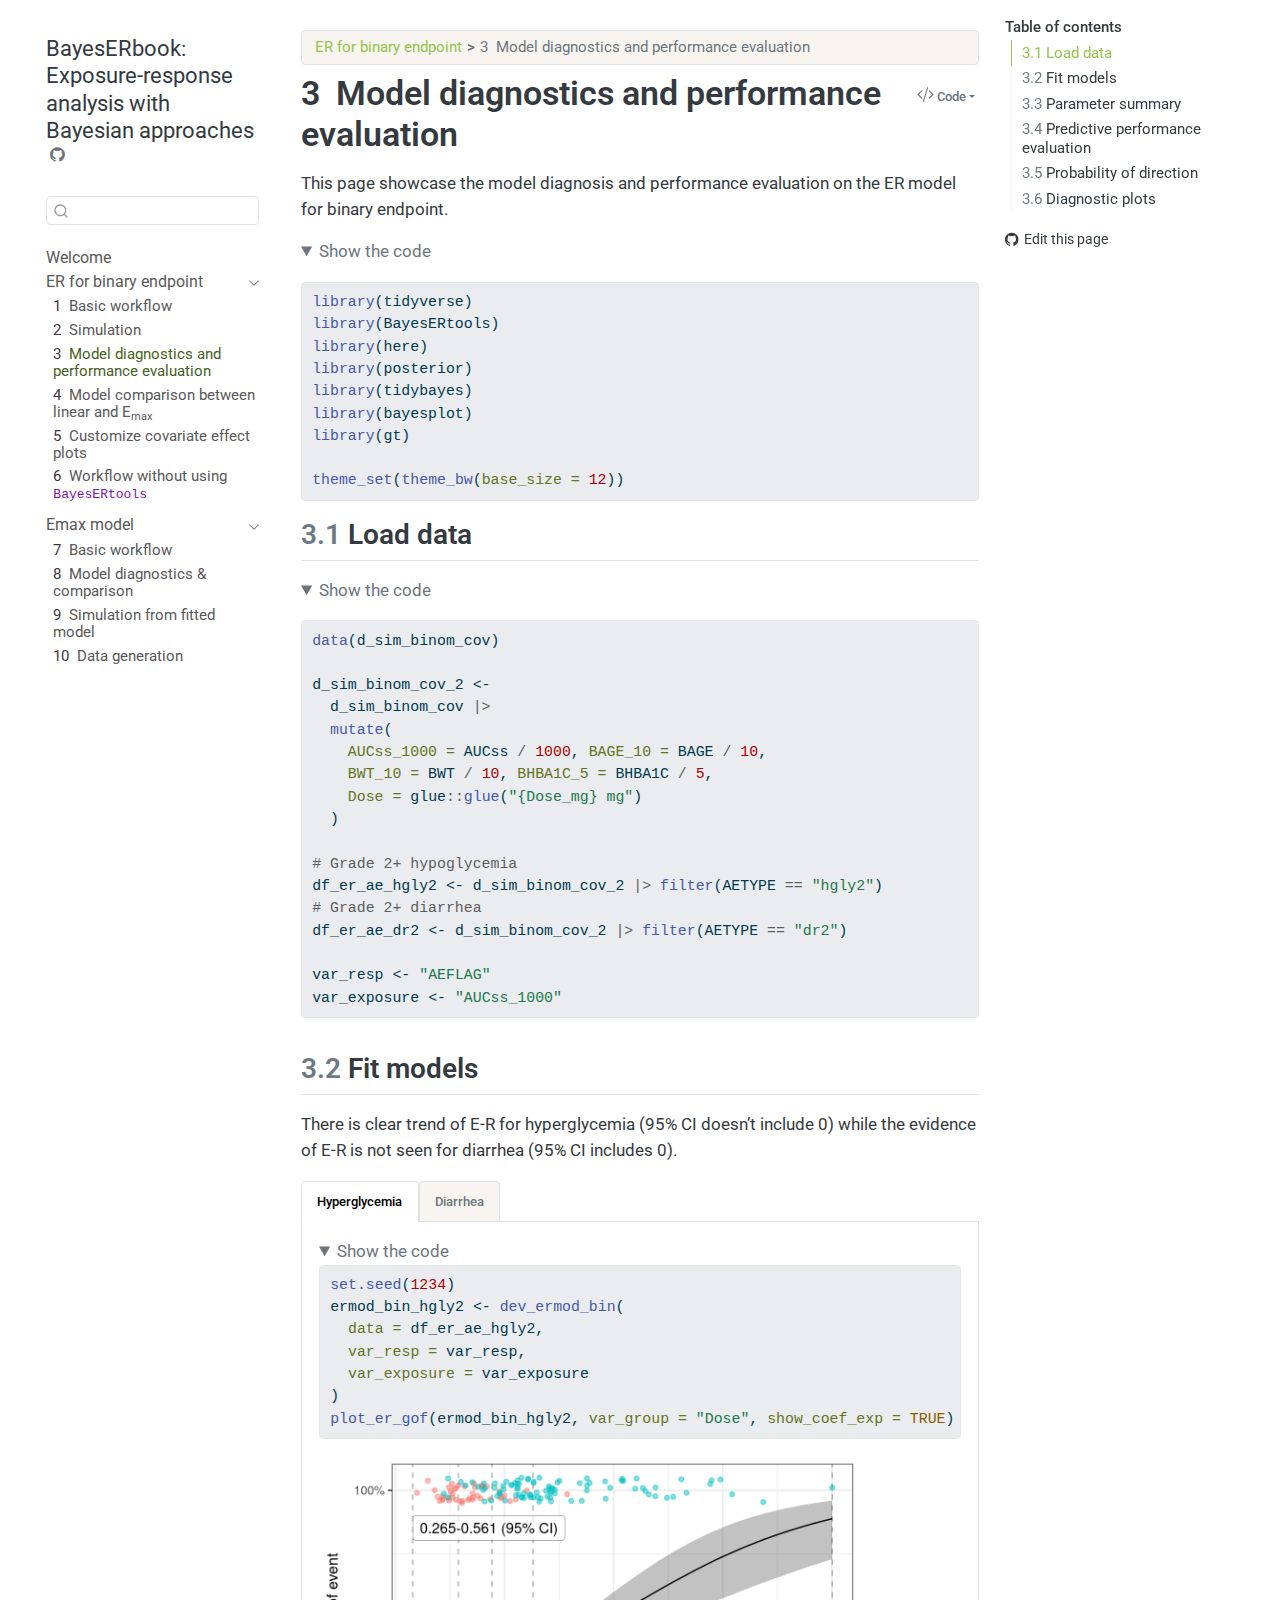
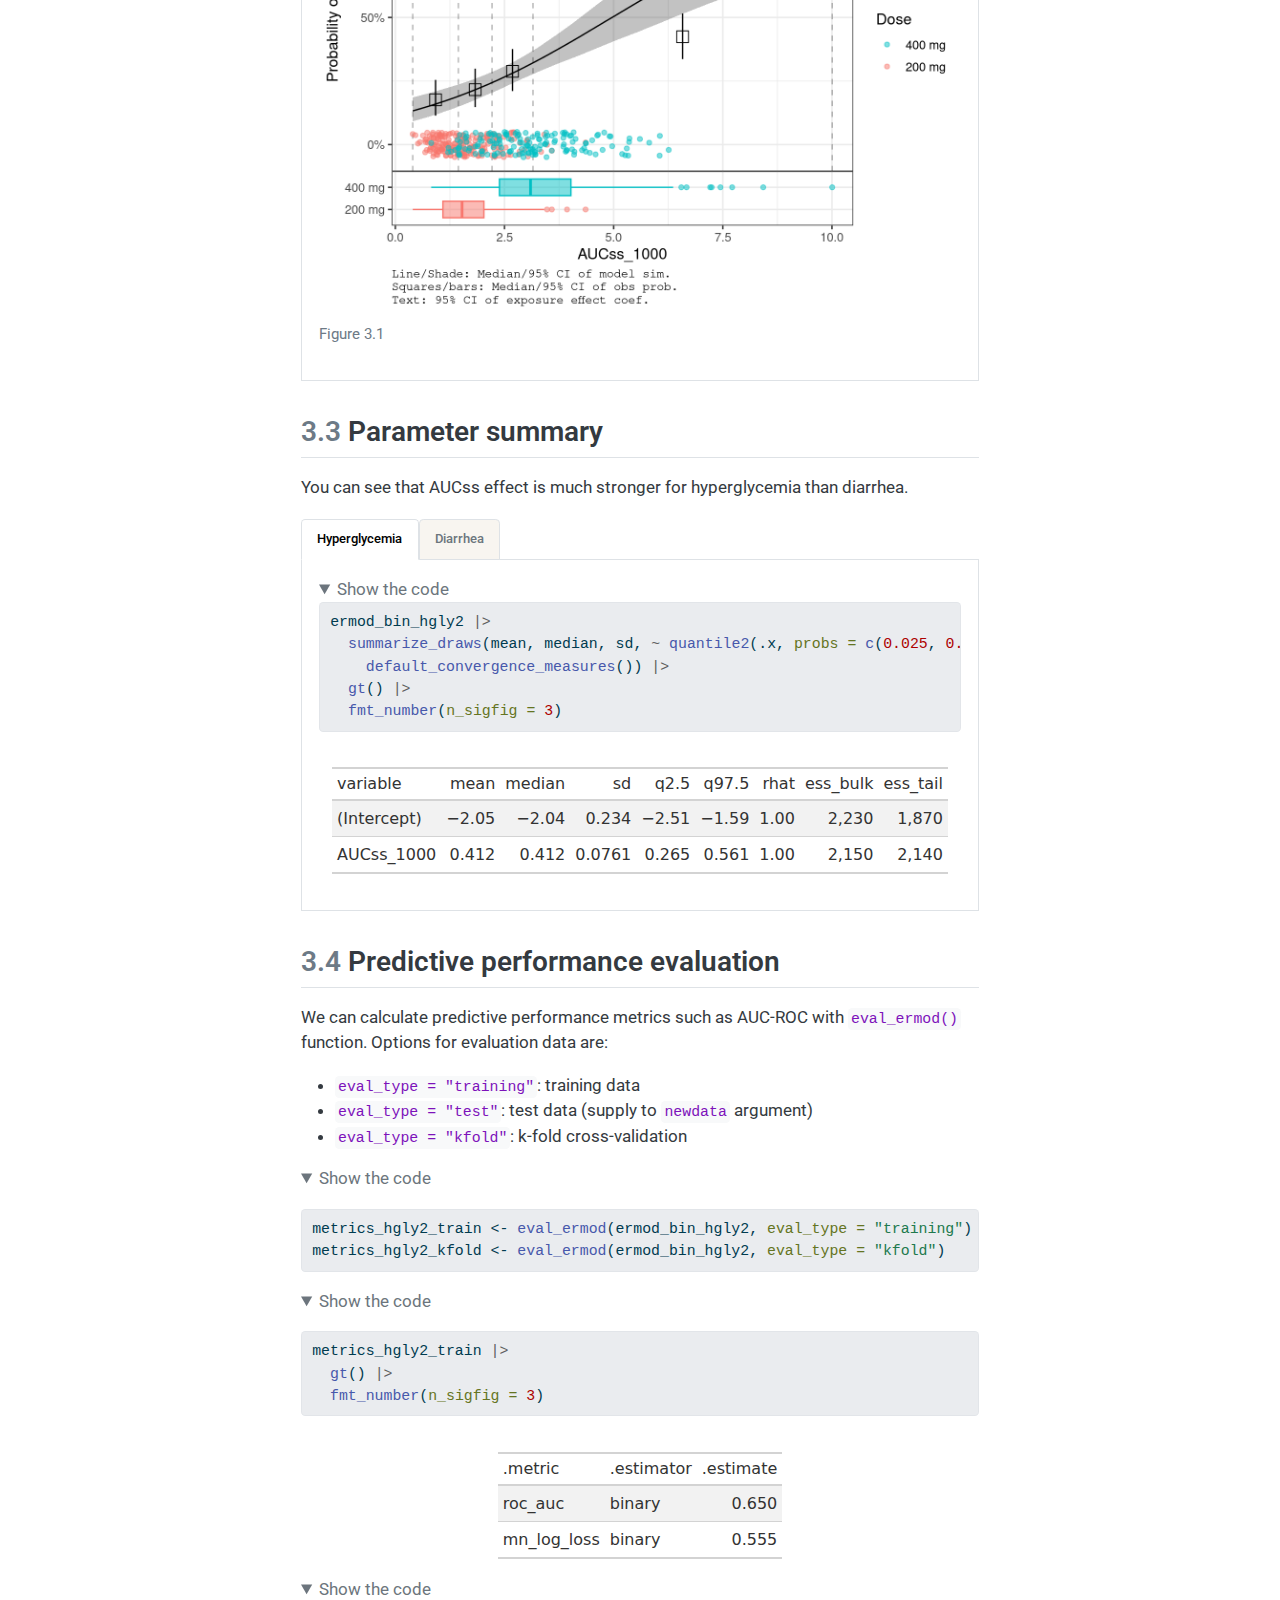
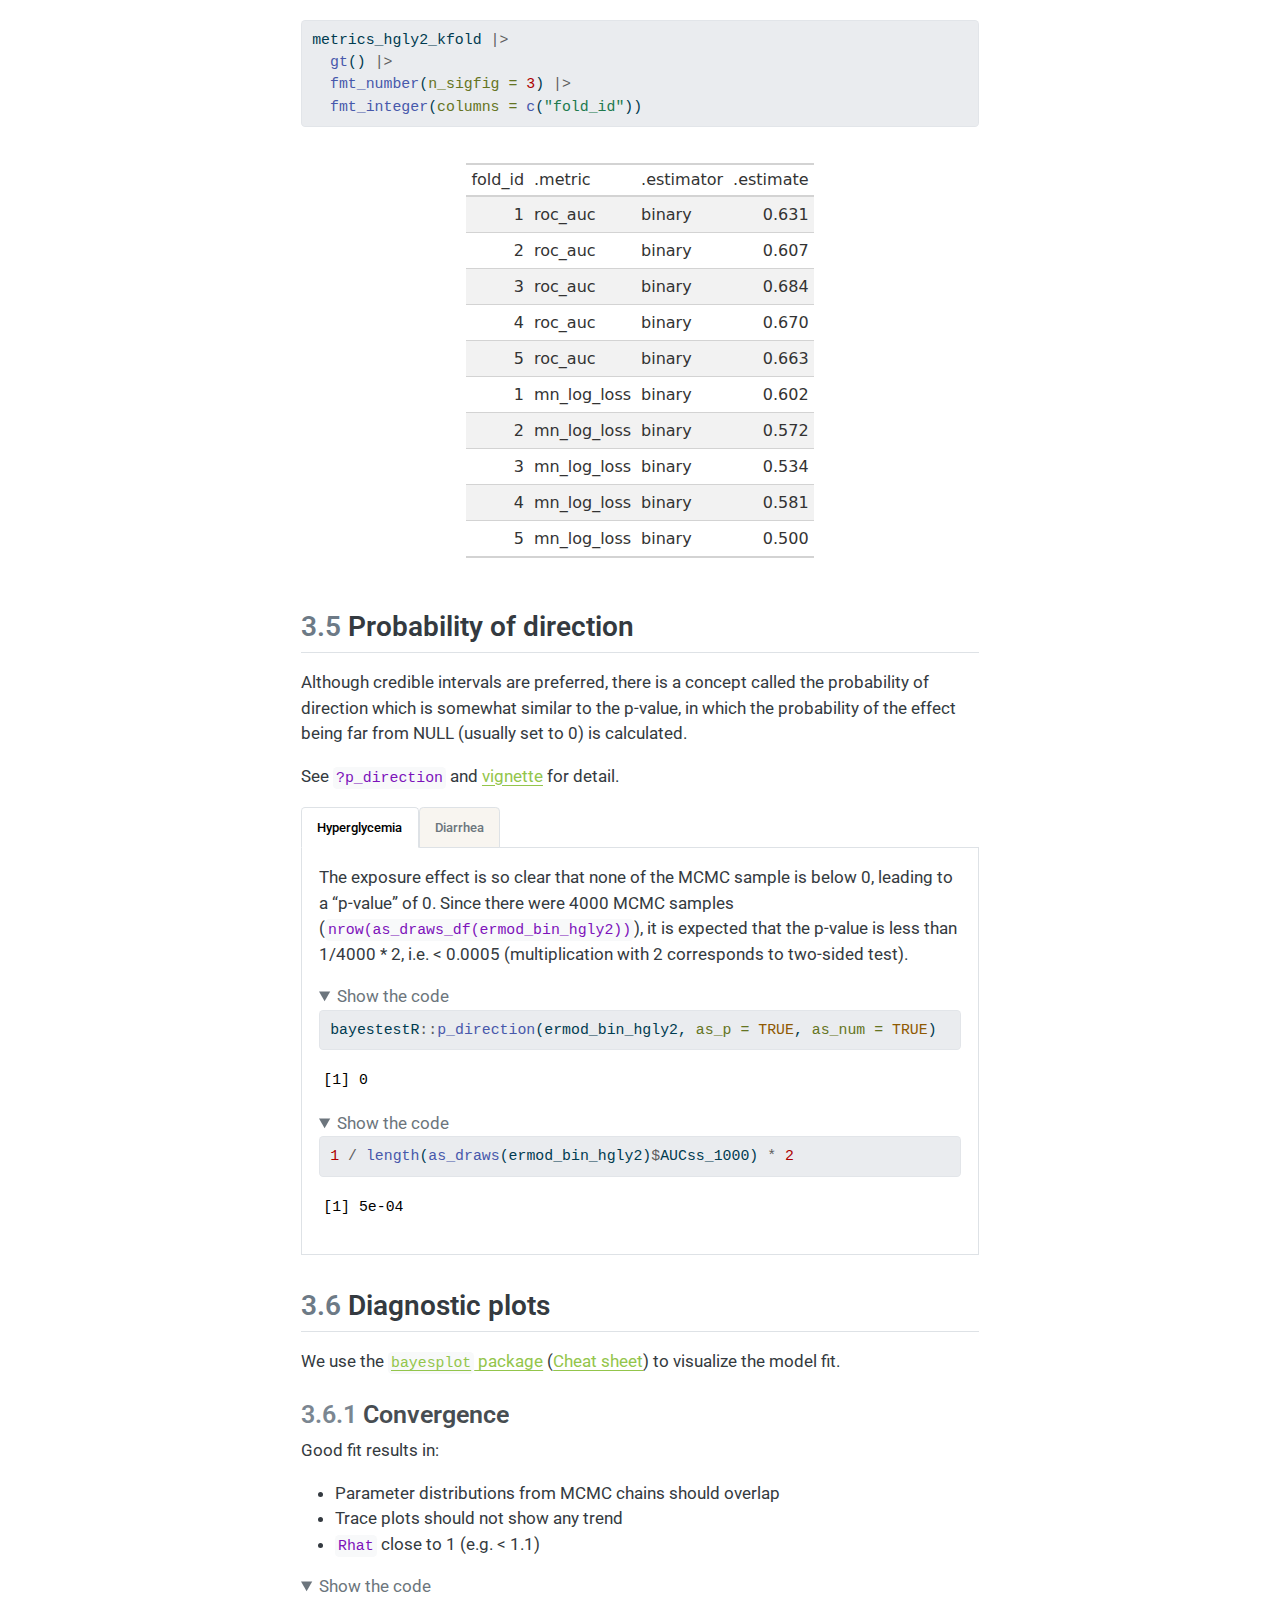
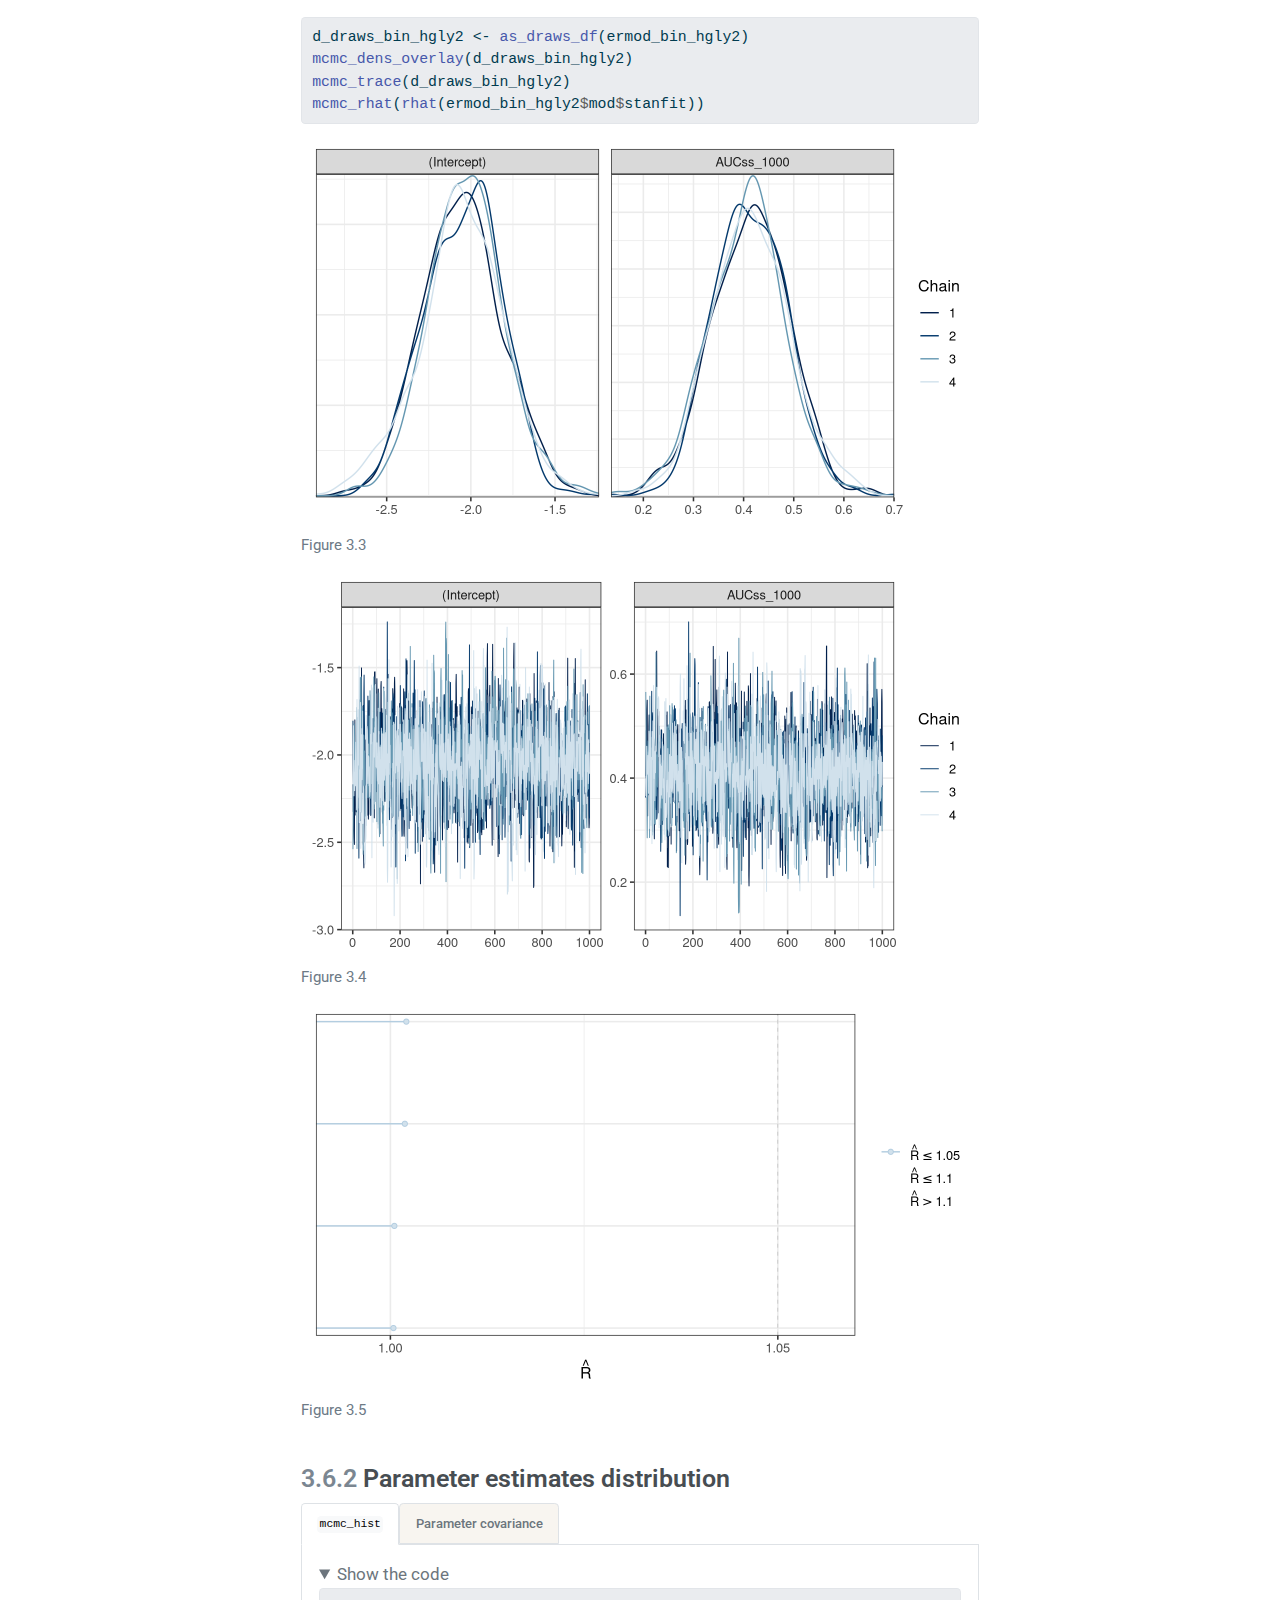
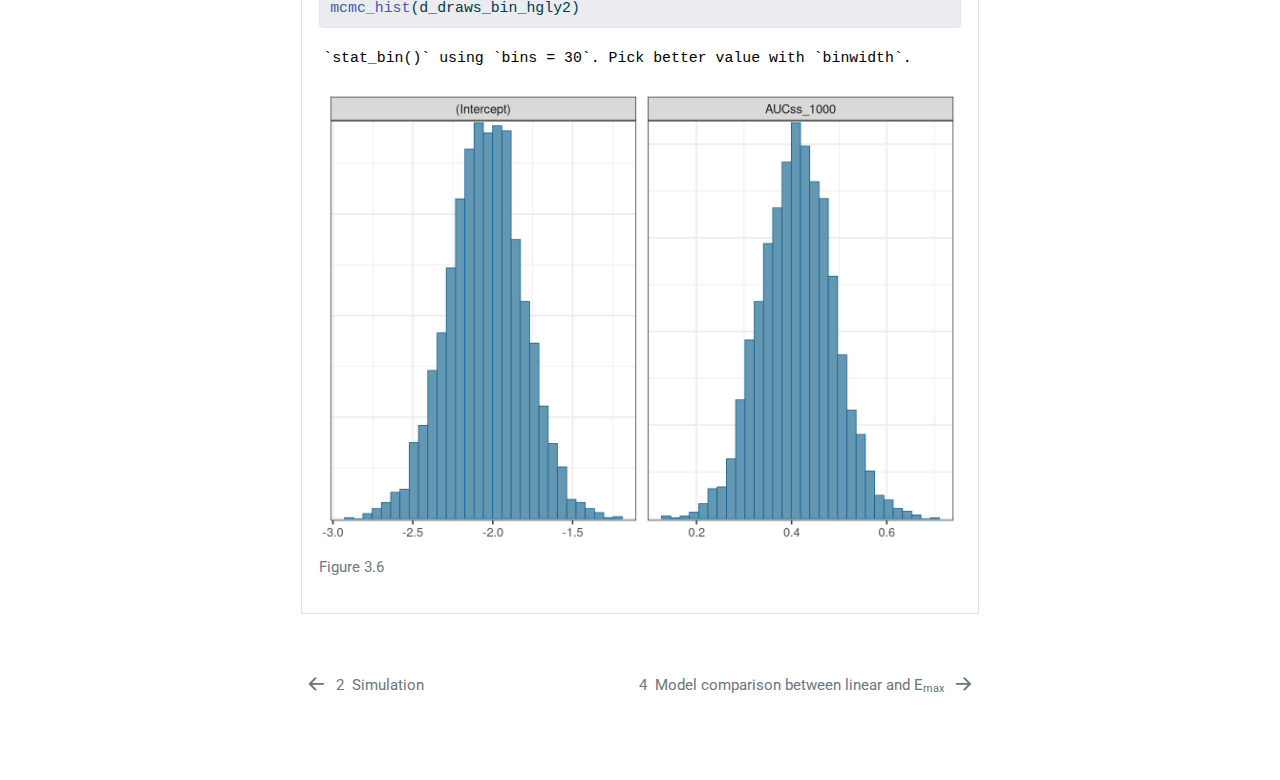
<file: notebook/binary/model_diagnostics.html>
<!DOCTYPE html>
<html xmlns="http://www.w3.org/1999/xhtml" lang="en" xml:lang="en"><head>

<meta charset="utf-8">
<meta name="generator" content="quarto-1.6.40">

<meta name="viewport" content="width=device-width, initial-scale=1.0, user-scalable=yes">


<title>3&nbsp; Model diagnostics and performance evaluation – BayesERbook: Exposure-response analysis with Bayesian approaches</title>
<style>
code{white-space: pre-wrap;}
span.smallcaps{font-variant: small-caps;}
div.columns{display: flex; gap: min(4vw, 1.5em);}
div.column{flex: auto; overflow-x: auto;}
div.hanging-indent{margin-left: 1.5em; text-indent: -1.5em;}
ul.task-list{list-style: none;}
ul.task-list li input[type="checkbox"] {
  width: 0.8em;
  margin: 0 0.8em 0.2em -1em; /* quarto-specific, see https://github.com/quarto-dev/quarto-cli/issues/4556 */ 
  vertical-align: middle;
}
/* CSS for syntax highlighting */
pre > code.sourceCode { white-space: pre; position: relative; }
pre > code.sourceCode > span { line-height: 1.25; }
pre > code.sourceCode > span:empty { height: 1.2em; }
.sourceCode { overflow: visible; }
code.sourceCode > span { color: inherit; text-decoration: inherit; }
div.sourceCode { margin: 1em 0; }
pre.sourceCode { margin: 0; }
@media screen {
div.sourceCode { overflow: auto; }
}
@media print {
pre > code.sourceCode { white-space: pre-wrap; }
pre > code.sourceCode > span { display: inline-block; text-indent: -5em; padding-left: 5em; }
}
pre.numberSource code
  { counter-reset: source-line 0; }
pre.numberSource code > span
  { position: relative; left: -4em; counter-increment: source-line; }
pre.numberSource code > span > a:first-child::before
  { content: counter(source-line);
    position: relative; left: -1em; text-align: right; vertical-align: baseline;
    border: none; display: inline-block;
    -webkit-touch-callout: none; -webkit-user-select: none;
    -khtml-user-select: none; -moz-user-select: none;
    -ms-user-select: none; user-select: none;
    padding: 0 4px; width: 4em;
  }
pre.numberSource { margin-left: 3em;  padding-left: 4px; }
div.sourceCode
  {   }
@media screen {
pre > code.sourceCode > span > a:first-child::before { text-decoration: underline; }
}
</style>


<script src="../../site_libs/quarto-nav/quarto-nav.js"></script>
<script src="../../site_libs/quarto-nav/headroom.min.js"></script>
<script src="../../site_libs/clipboard/clipboard.min.js"></script>
<script src="../../site_libs/quarto-search/autocomplete.umd.js"></script>
<script src="../../site_libs/quarto-search/fuse.min.js"></script>
<script src="../../site_libs/quarto-search/quarto-search.js"></script>
<meta name="quarto:offset" content="../../">
<link href="../../notebook/binary/mod_structure_comparison.html" rel="next">
<link href="../../notebook/binary/simulation.html" rel="prev">
<script src="../../site_libs/quarto-html/quarto.js"></script>
<script src="../../site_libs/quarto-html/popper.min.js"></script>
<script src="../../site_libs/quarto-html/tippy.umd.min.js"></script>
<script src="../../site_libs/quarto-html/anchor.min.js"></script>
<link href="../../site_libs/quarto-html/tippy.css" rel="stylesheet">
<link href="../../site_libs/quarto-html/quarto-syntax-highlighting-549806ee2085284f45b00abea8c6df48.css" rel="stylesheet" id="quarto-text-highlighting-styles">
<script src="../../site_libs/bootstrap/bootstrap.min.js"></script>
<link href="../../site_libs/bootstrap/bootstrap-icons.css" rel="stylesheet">
<link href="../../site_libs/bootstrap/bootstrap-b43e370a082453072daa43e15826c9a6.min.css" rel="stylesheet" append-hash="true" id="quarto-bootstrap" data-mode="light">
<script id="quarto-search-options" type="application/json">{
  "location": "sidebar",
  "copy-button": false,
  "collapse-after": 3,
  "panel-placement": "start",
  "type": "textbox",
  "limit": 50,
  "keyboard-shortcut": [
    "f",
    "/",
    "s"
  ],
  "show-item-context": false,
  "language": {
    "search-no-results-text": "No results",
    "search-matching-documents-text": "matching documents",
    "search-copy-link-title": "Copy link to search",
    "search-hide-matches-text": "Hide additional matches",
    "search-more-match-text": "more match in this document",
    "search-more-matches-text": "more matches in this document",
    "search-clear-button-title": "Clear",
    "search-text-placeholder": "",
    "search-detached-cancel-button-title": "Cancel",
    "search-submit-button-title": "Submit",
    "search-label": "Search"
  }
}</script>


</head>

<body class="nav-sidebar floating">

<div id="quarto-search-results"></div>
  <header id="quarto-header" class="headroom fixed-top">
  <nav class="quarto-secondary-nav">
    <div class="container-fluid d-flex">
      <button type="button" class="quarto-btn-toggle btn" data-bs-toggle="collapse" role="button" data-bs-target=".quarto-sidebar-collapse-item" aria-controls="quarto-sidebar" aria-expanded="false" aria-label="Toggle sidebar navigation" onclick="if (window.quartoToggleHeadroom) { window.quartoToggleHeadroom(); }">
        <i class="bi bi-layout-text-sidebar-reverse"></i>
      </button>
        <nav class="quarto-page-breadcrumbs" aria-label="breadcrumb"><ol class="breadcrumb"><li class="breadcrumb-item"><a href="../../notebook/binary/basic_workflow.html">ER for binary endpoint</a></li><li class="breadcrumb-item"><a href="../../notebook/binary/model_diagnostics.html"><span class="chapter-number">3</span>&nbsp; <span class="chapter-title">Model diagnostics and performance evaluation</span></a></li></ol></nav>
        <a class="flex-grow-1" role="navigation" data-bs-toggle="collapse" data-bs-target=".quarto-sidebar-collapse-item" aria-controls="quarto-sidebar" aria-expanded="false" aria-label="Toggle sidebar navigation" onclick="if (window.quartoToggleHeadroom) { window.quartoToggleHeadroom(); }">      
        </a>
      <button type="button" class="btn quarto-search-button" aria-label="Search" onclick="window.quartoOpenSearch();">
        <i class="bi bi-search"></i>
      </button>
    </div>
  </nav>
</header>
<!-- content -->
<div id="quarto-content" class="quarto-container page-columns page-rows-contents page-layout-article">
<!-- sidebar -->
  <nav id="quarto-sidebar" class="sidebar collapse collapse-horizontal quarto-sidebar-collapse-item sidebar-navigation floating overflow-auto">
    <div class="pt-lg-2 mt-2 text-left sidebar-header">
    <div class="sidebar-title mb-0 py-0">
      <a href="../../">BayesERbook: Exposure-response analysis with Bayesian approaches</a> 
        <div class="sidebar-tools-main">
    <a href="https://github.com/genentech/BayesERbook/" title="Source Code" class="quarto-navigation-tool px-1" aria-label="Source Code"><i class="bi bi-github"></i></a>
</div>
    </div>
      </div>
        <div class="mt-2 flex-shrink-0 align-items-center">
        <div class="sidebar-search">
        <div id="quarto-search" class="" title="Search"></div>
        </div>
        </div>
    <div class="sidebar-menu-container"> 
    <ul class="list-unstyled mt-1">
        <li class="sidebar-item">
  <div class="sidebar-item-container"> 
  <a href="../../index.html" class="sidebar-item-text sidebar-link">
 <span class="menu-text">Welcome</span></a>
  </div>
</li>
        <li class="sidebar-item sidebar-item-section">
      <div class="sidebar-item-container"> 
            <a class="sidebar-item-text sidebar-link text-start" data-bs-toggle="collapse" data-bs-target="#quarto-sidebar-section-1" role="navigation" aria-expanded="true">
 <span class="menu-text">ER for binary endpoint</span></a>
          <a class="sidebar-item-toggle text-start" data-bs-toggle="collapse" data-bs-target="#quarto-sidebar-section-1" role="navigation" aria-expanded="true" aria-label="Toggle section">
            <i class="bi bi-chevron-right ms-2"></i>
          </a> 
      </div>
      <ul id="quarto-sidebar-section-1" class="collapse list-unstyled sidebar-section depth1 show">  
          <li class="sidebar-item">
  <div class="sidebar-item-container"> 
  <a href="../../notebook/binary/basic_workflow.html" class="sidebar-item-text sidebar-link">
 <span class="menu-text"><span class="chapter-number">1</span>&nbsp; <span class="chapter-title">Basic workflow</span></span></a>
  </div>
</li>
          <li class="sidebar-item">
  <div class="sidebar-item-container"> 
  <a href="../../notebook/binary/simulation.html" class="sidebar-item-text sidebar-link">
 <span class="menu-text"><span class="chapter-number">2</span>&nbsp; <span class="chapter-title">Simulation</span></span></a>
  </div>
</li>
          <li class="sidebar-item">
  <div class="sidebar-item-container"> 
  <a href="../../notebook/binary/model_diagnostics.html" class="sidebar-item-text sidebar-link active">
 <span class="menu-text"><span class="chapter-number">3</span>&nbsp; <span class="chapter-title">Model diagnostics and performance evaluation</span></span></a>
  </div>
</li>
          <li class="sidebar-item">
  <div class="sidebar-item-container"> 
  <a href="../../notebook/binary/mod_structure_comparison.html" class="sidebar-item-text sidebar-link">
 <span class="menu-text"><span class="chapter-number">4</span>&nbsp; <span class="chapter-title">Model comparison between linear and E<sub>max</sub></span></span></a>
  </div>
</li>
          <li class="sidebar-item">
  <div class="sidebar-item-container"> 
  <a href="../../notebook/binary/coveff_customize.html" class="sidebar-item-text sidebar-link">
 <span class="menu-text"><span class="chapter-number">5</span>&nbsp; <span class="chapter-title">Customize covariate effect plots</span></span></a>
  </div>
</li>
          <li class="sidebar-item">
  <div class="sidebar-item-container"> 
  <a href="../../notebook/binary/workflow_wo_package.html" class="sidebar-item-text sidebar-link">
 <span class="menu-text"><span class="chapter-number">6</span>&nbsp; <span class="chapter-title">Workflow without using <code>BayesERtools</code></span></span></a>
  </div>
</li>
      </ul>
  </li>
        <li class="sidebar-item sidebar-item-section">
      <div class="sidebar-item-container"> 
            <a class="sidebar-item-text sidebar-link text-start" data-bs-toggle="collapse" data-bs-target="#quarto-sidebar-section-2" role="navigation" aria-expanded="true">
 <span class="menu-text">Emax model</span></a>
          <a class="sidebar-item-toggle text-start" data-bs-toggle="collapse" data-bs-target="#quarto-sidebar-section-2" role="navigation" aria-expanded="true" aria-label="Toggle section">
            <i class="bi bi-chevron-right ms-2"></i>
          </a> 
      </div>
      <ul id="quarto-sidebar-section-2" class="collapse list-unstyled sidebar-section depth1 show">  
          <li class="sidebar-item">
  <div class="sidebar-item-container"> 
  <a href="../../notebook/emax/basic_workflow.html" class="sidebar-item-text sidebar-link">
 <span class="menu-text"><span class="chapter-number">7</span>&nbsp; <span class="chapter-title">Basic workflow</span></span></a>
  </div>
</li>
          <li class="sidebar-item">
  <div class="sidebar-item-container"> 
  <a href="../../notebook/emax/model_diagnostics.html" class="sidebar-item-text sidebar-link">
 <span class="menu-text"><span class="chapter-number">8</span>&nbsp; <span class="chapter-title">Model diagnostics &amp; comparison</span></span></a>
  </div>
</li>
          <li class="sidebar-item">
  <div class="sidebar-item-container"> 
  <a href="../../notebook/emax/simulation.html" class="sidebar-item-text sidebar-link">
 <span class="menu-text"><span class="chapter-number">9</span>&nbsp; <span class="chapter-title">Simulation from fitted model</span></span></a>
  </div>
</li>
          <li class="sidebar-item">
  <div class="sidebar-item-container"> 
  <a href="../../notebook/emax/data_generation.html" class="sidebar-item-text sidebar-link">
 <span class="menu-text"><span class="chapter-number">10</span>&nbsp; <span class="chapter-title">Data generation</span></span></a>
  </div>
</li>
      </ul>
  </li>
    </ul>
    </div>
</nav>
<div id="quarto-sidebar-glass" class="quarto-sidebar-collapse-item" data-bs-toggle="collapse" data-bs-target=".quarto-sidebar-collapse-item"></div>
<!-- margin-sidebar -->
    <div id="quarto-margin-sidebar" class="sidebar margin-sidebar">
        <nav id="TOC" role="doc-toc" class="toc-active">
    <h2 id="toc-title">Table of contents</h2>
   
  <ul>
  <li><a href="#load-data" id="toc-load-data" class="nav-link active" data-scroll-target="#load-data"><span class="header-section-number">3.1</span> Load data</a></li>
  <li><a href="#fit-models" id="toc-fit-models" class="nav-link" data-scroll-target="#fit-models"><span class="header-section-number">3.2</span> Fit models</a></li>
  <li><a href="#parameter-summary" id="toc-parameter-summary" class="nav-link" data-scroll-target="#parameter-summary"><span class="header-section-number">3.3</span> Parameter summary</a></li>
  <li><a href="#predictive-performance-evaluation" id="toc-predictive-performance-evaluation" class="nav-link" data-scroll-target="#predictive-performance-evaluation"><span class="header-section-number">3.4</span> Predictive performance evaluation</a></li>
  <li><a href="#probability-of-direction" id="toc-probability-of-direction" class="nav-link" data-scroll-target="#probability-of-direction"><span class="header-section-number">3.5</span> Probability of direction</a></li>
  <li><a href="#diagnostic-plots" id="toc-diagnostic-plots" class="nav-link" data-scroll-target="#diagnostic-plots"><span class="header-section-number">3.6</span> Diagnostic plots</a>
  <ul class="collapse">
  <li><a href="#convergence" id="toc-convergence" class="nav-link" data-scroll-target="#convergence"><span class="header-section-number">3.6.1</span> Convergence</a></li>
  <li><a href="#parameter-estimates-distribution" id="toc-parameter-estimates-distribution" class="nav-link" data-scroll-target="#parameter-estimates-distribution"><span class="header-section-number">3.6.2</span> Parameter estimates distribution</a></li>
  </ul></li>
  </ul>
<div class="toc-actions"><ul><li><a href="https://github.com/genentech/BayesERbook/edit/main/notebook/binary/model_diagnostics.qmd" class="toc-action"><i class="bi bi-github"></i>Edit this page</a></li></ul></div></nav>
    </div>
<!-- main -->
<main class="content" id="quarto-document-content">

<header id="title-block-header" class="quarto-title-block default"><nav class="quarto-page-breadcrumbs quarto-title-breadcrumbs d-none d-lg-block" aria-label="breadcrumb"><ol class="breadcrumb"><li class="breadcrumb-item"><a href="../../notebook/binary/basic_workflow.html">ER for binary endpoint</a></li><li class="breadcrumb-item"><a href="../../notebook/binary/model_diagnostics.html"><span class="chapter-number">3</span>&nbsp; <span class="chapter-title">Model diagnostics and performance evaluation</span></a></li></ol></nav>
<div class="quarto-title">
<div class="quarto-title-block"><div><h1 class="title"><span class="chapter-number">3</span>&nbsp; <span class="chapter-title">Model diagnostics and performance evaluation</span></h1><button type="button" class="btn code-tools-button dropdown-toggle" id="quarto-code-tools-menu" data-bs-toggle="dropdown" aria-expanded="false"><i class="bi"></i> Code</button><ul class="dropdown-menu dropdown-menu-end" aria-labelelledby="quarto-code-tools-menu"><li><a id="quarto-show-all-code" class="dropdown-item" href="javascript:void(0)" role="button">Show All Code</a></li><li><a id="quarto-hide-all-code" class="dropdown-item" href="javascript:void(0)" role="button">Hide All Code</a></li><li><hr class="dropdown-divider"></li><li><a id="quarto-view-source" class="dropdown-item" href="javascript:void(0)" role="button">View Source</a></li></ul></div></div>
</div>



<div class="quarto-title-meta">

    
  
    
  </div>
  


</header>


<p>This page showcase the model diagnosis and performance evaluation on the ER model for binary endpoint.</p>
<div class="cell">
<details open="" class="code-fold">
<summary>Show the code</summary>
<div class="sourceCode cell-code" id="cb1"><pre class="sourceCode r code-with-copy"><code class="sourceCode r"><span id="cb1-1"><a href="#cb1-1" aria-hidden="true" tabindex="-1"></a><span class="fu">library</span>(tidyverse)</span>
<span id="cb1-2"><a href="#cb1-2" aria-hidden="true" tabindex="-1"></a><span class="fu">library</span>(BayesERtools)</span>
<span id="cb1-3"><a href="#cb1-3" aria-hidden="true" tabindex="-1"></a><span class="fu">library</span>(here)</span>
<span id="cb1-4"><a href="#cb1-4" aria-hidden="true" tabindex="-1"></a><span class="fu">library</span>(posterior)</span>
<span id="cb1-5"><a href="#cb1-5" aria-hidden="true" tabindex="-1"></a><span class="fu">library</span>(tidybayes)</span>
<span id="cb1-6"><a href="#cb1-6" aria-hidden="true" tabindex="-1"></a><span class="fu">library</span>(bayesplot)</span>
<span id="cb1-7"><a href="#cb1-7" aria-hidden="true" tabindex="-1"></a><span class="fu">library</span>(gt)</span>
<span id="cb1-8"><a href="#cb1-8" aria-hidden="true" tabindex="-1"></a></span>
<span id="cb1-9"><a href="#cb1-9" aria-hidden="true" tabindex="-1"></a><span class="fu">theme_set</span>(<span class="fu">theme_bw</span>(<span class="at">base_size =</span> <span class="dv">12</span>))</span></code><button title="Copy to Clipboard" class="code-copy-button"><i class="bi"></i></button></pre></div>
</details>
</div>
<section id="load-data" class="level2" data-number="3.1">
<h2 data-number="3.1" class="anchored" data-anchor-id="load-data"><span class="header-section-number">3.1</span> Load data</h2>
<div class="cell">
<details open="" class="code-fold">
<summary>Show the code</summary>
<div class="sourceCode cell-code" id="cb2"><pre class="sourceCode r code-with-copy"><code class="sourceCode r"><span id="cb2-1"><a href="#cb2-1" aria-hidden="true" tabindex="-1"></a><span class="fu">data</span>(d_sim_binom_cov)</span>
<span id="cb2-2"><a href="#cb2-2" aria-hidden="true" tabindex="-1"></a></span>
<span id="cb2-3"><a href="#cb2-3" aria-hidden="true" tabindex="-1"></a>d_sim_binom_cov_2 <span class="ot">&lt;-</span></span>
<span id="cb2-4"><a href="#cb2-4" aria-hidden="true" tabindex="-1"></a>  d_sim_binom_cov <span class="sc">|&gt;</span></span>
<span id="cb2-5"><a href="#cb2-5" aria-hidden="true" tabindex="-1"></a>  <span class="fu">mutate</span>(</span>
<span id="cb2-6"><a href="#cb2-6" aria-hidden="true" tabindex="-1"></a>    <span class="at">AUCss_1000 =</span> AUCss <span class="sc">/</span> <span class="dv">1000</span>, <span class="at">BAGE_10 =</span> BAGE <span class="sc">/</span> <span class="dv">10</span>,</span>
<span id="cb2-7"><a href="#cb2-7" aria-hidden="true" tabindex="-1"></a>    <span class="at">BWT_10 =</span> BWT <span class="sc">/</span> <span class="dv">10</span>, <span class="at">BHBA1C_5 =</span> BHBA1C <span class="sc">/</span> <span class="dv">5</span>,</span>
<span id="cb2-8"><a href="#cb2-8" aria-hidden="true" tabindex="-1"></a>    <span class="at">Dose =</span> glue<span class="sc">::</span><span class="fu">glue</span>(<span class="st">"{Dose_mg} mg"</span>)</span>
<span id="cb2-9"><a href="#cb2-9" aria-hidden="true" tabindex="-1"></a>  )</span>
<span id="cb2-10"><a href="#cb2-10" aria-hidden="true" tabindex="-1"></a></span>
<span id="cb2-11"><a href="#cb2-11" aria-hidden="true" tabindex="-1"></a><span class="co"># Grade 2+ hypoglycemia</span></span>
<span id="cb2-12"><a href="#cb2-12" aria-hidden="true" tabindex="-1"></a>df_er_ae_hgly2 <span class="ot">&lt;-</span> d_sim_binom_cov_2 <span class="sc">|&gt;</span> <span class="fu">filter</span>(AETYPE <span class="sc">==</span> <span class="st">"hgly2"</span>)</span>
<span id="cb2-13"><a href="#cb2-13" aria-hidden="true" tabindex="-1"></a><span class="co"># Grade 2+ diarrhea</span></span>
<span id="cb2-14"><a href="#cb2-14" aria-hidden="true" tabindex="-1"></a>df_er_ae_dr2 <span class="ot">&lt;-</span> d_sim_binom_cov_2 <span class="sc">|&gt;</span> <span class="fu">filter</span>(AETYPE <span class="sc">==</span> <span class="st">"dr2"</span>)</span>
<span id="cb2-15"><a href="#cb2-15" aria-hidden="true" tabindex="-1"></a></span>
<span id="cb2-16"><a href="#cb2-16" aria-hidden="true" tabindex="-1"></a>var_resp <span class="ot">&lt;-</span> <span class="st">"AEFLAG"</span></span>
<span id="cb2-17"><a href="#cb2-17" aria-hidden="true" tabindex="-1"></a>var_exposure <span class="ot">&lt;-</span> <span class="st">"AUCss_1000"</span></span></code><button title="Copy to Clipboard" class="code-copy-button"><i class="bi"></i></button></pre></div>
</details>
</div>
</section>
<section id="fit-models" class="level2" data-number="3.2">
<h2 data-number="3.2" class="anchored" data-anchor-id="fit-models"><span class="header-section-number">3.2</span> Fit models</h2>
<p>There is clear trend of E-R for hyperglycemia (95% CI doesn’t include 0) while the evidence of E-R is not seen for diarrhea (95% CI includes 0).</p>
<div class="tabset-margin-container"></div><div class="panel-tabset">
<ul class="nav nav-tabs" role="tablist"><li class="nav-item" role="presentation"><a class="nav-link active" id="tabset-1-1-tab" data-bs-toggle="tab" data-bs-target="#tabset-1-1" role="tab" aria-controls="tabset-1-1" aria-selected="true" aria-current="page">Hyperglycemia</a></li><li class="nav-item" role="presentation"><a class="nav-link" id="tabset-1-2-tab" data-bs-toggle="tab" data-bs-target="#tabset-1-2" role="tab" aria-controls="tabset-1-2" aria-selected="false">Diarrhea</a></li></ul>
<div class="tab-content">
<div id="tabset-1-1" class="tab-pane active" role="tabpanel" aria-labelledby="tabset-1-1-tab">
<div class="cell">
<details open="" class="code-fold">
<summary>Show the code</summary>
<div class="sourceCode cell-code" id="cb3"><pre class="sourceCode r code-with-copy"><code class="sourceCode r"><span id="cb3-1"><a href="#cb3-1" aria-hidden="true" tabindex="-1"></a><span class="fu">set.seed</span>(<span class="dv">1234</span>)</span>
<span id="cb3-2"><a href="#cb3-2" aria-hidden="true" tabindex="-1"></a>ermod_bin_hgly2 <span class="ot">&lt;-</span> <span class="fu">dev_ermod_bin</span>(</span>
<span id="cb3-3"><a href="#cb3-3" aria-hidden="true" tabindex="-1"></a>  <span class="at">data =</span> df_er_ae_hgly2,</span>
<span id="cb3-4"><a href="#cb3-4" aria-hidden="true" tabindex="-1"></a>  <span class="at">var_resp =</span> var_resp,</span>
<span id="cb3-5"><a href="#cb3-5" aria-hidden="true" tabindex="-1"></a>  <span class="at">var_exposure =</span> var_exposure</span>
<span id="cb3-6"><a href="#cb3-6" aria-hidden="true" tabindex="-1"></a>)</span>
<span id="cb3-7"><a href="#cb3-7" aria-hidden="true" tabindex="-1"></a><span class="fu">plot_er_gof</span>(ermod_bin_hgly2, <span class="at">var_group =</span> <span class="st">"Dose"</span>, <span class="at">show_coef_exp =</span> <span class="cn">TRUE</span>)</span></code><button title="Copy to Clipboard" class="code-copy-button"><i class="bi"></i></button></pre></div>
</details>
<div class="cell-output-display">
<div id="fig-data-fit-hgly2" class="quarto-float quarto-figure quarto-figure-center anchored" width="672">
<figure class="quarto-float quarto-float-fig figure">
<div aria-describedby="fig-data-fit-hgly2-caption-0ceaefa1-69ba-4598-a22c-09a6ac19f8ca">
<img src="model_diagnostics_files/figure-html/fig-data-fit-hgly2-1.png" id="fig-data-fit-hgly2" class="img-fluid figure-img" width="672">
</div>
<figcaption class="quarto-float-caption-bottom quarto-float-caption quarto-float-fig quarto-uncaptioned" id="fig-data-fit-hgly2-caption-0ceaefa1-69ba-4598-a22c-09a6ac19f8ca">
Figure&nbsp;3.1
</figcaption>
</figure>
</div>
</div>
</div>
</div>
<div id="tabset-1-2" class="tab-pane" role="tabpanel" aria-labelledby="tabset-1-2-tab">
<div class="cell">
<details open="" class="code-fold">
<summary>Show the code</summary>
<div class="sourceCode cell-code" id="cb4"><pre class="sourceCode r code-with-copy"><code class="sourceCode r"><span id="cb4-1"><a href="#cb4-1" aria-hidden="true" tabindex="-1"></a><span class="fu">set.seed</span>(<span class="dv">1234</span>)</span>
<span id="cb4-2"><a href="#cb4-2" aria-hidden="true" tabindex="-1"></a>ermod_bin_dr2 <span class="ot">&lt;-</span> <span class="fu">dev_ermod_bin</span>(</span>
<span id="cb4-3"><a href="#cb4-3" aria-hidden="true" tabindex="-1"></a>  <span class="at">data =</span> df_er_ae_dr2,</span>
<span id="cb4-4"><a href="#cb4-4" aria-hidden="true" tabindex="-1"></a>  <span class="at">var_resp =</span> var_resp,</span>
<span id="cb4-5"><a href="#cb4-5" aria-hidden="true" tabindex="-1"></a>  <span class="at">var_exposure =</span> var_exposure</span>
<span id="cb4-6"><a href="#cb4-6" aria-hidden="true" tabindex="-1"></a>)</span>
<span id="cb4-7"><a href="#cb4-7" aria-hidden="true" tabindex="-1"></a><span class="fu">plot_er_gof</span>(ermod_bin_dr2, <span class="at">var_group =</span> <span class="st">"Dose"</span>, <span class="at">show_coef_exp =</span> <span class="cn">TRUE</span>)</span></code><button title="Copy to Clipboard" class="code-copy-button"><i class="bi"></i></button></pre></div>
</details>
<div class="cell-output-display">
<div id="fig-data-fit-dr2" class="quarto-float quarto-figure quarto-figure-center anchored" width="672">
<figure class="quarto-float quarto-float-fig figure">
<div aria-describedby="fig-data-fit-dr2-caption-0ceaefa1-69ba-4598-a22c-09a6ac19f8ca">
<img src="model_diagnostics_files/figure-html/fig-data-fit-dr2-1.png" id="fig-data-fit-dr2" class="img-fluid figure-img" width="672">
</div>
<figcaption class="quarto-float-caption-bottom quarto-float-caption quarto-float-fig quarto-uncaptioned" id="fig-data-fit-dr2-caption-0ceaefa1-69ba-4598-a22c-09a6ac19f8ca">
Figure&nbsp;3.2
</figcaption>
</figure>
</div>
</div>
</div>
</div>
</div>
</div>
</section>
<section id="parameter-summary" class="level2" data-number="3.3">
<h2 data-number="3.3" class="anchored" data-anchor-id="parameter-summary"><span class="header-section-number">3.3</span> Parameter summary</h2>
<p>You can see that AUCss effect is much stronger for hyperglycemia than diarrhea.</p>
<div class="tabset-margin-container"></div><div class="panel-tabset">
<ul class="nav nav-tabs" role="tablist"><li class="nav-item" role="presentation"><a class="nav-link active" id="tabset-2-1-tab" data-bs-toggle="tab" data-bs-target="#tabset-2-1" role="tab" aria-controls="tabset-2-1" aria-selected="true">Hyperglycemia</a></li><li class="nav-item" role="presentation"><a class="nav-link" id="tabset-2-2-tab" data-bs-toggle="tab" data-bs-target="#tabset-2-2" role="tab" aria-controls="tabset-2-2" aria-selected="false">Diarrhea</a></li></ul>
<div class="tab-content">
<div id="tabset-2-1" class="tab-pane active" role="tabpanel" aria-labelledby="tabset-2-1-tab">
<div class="cell">
<details open="" class="code-fold">
<summary>Show the code</summary>
<div class="sourceCode cell-code" id="cb5"><pre class="sourceCode r code-with-copy"><code class="sourceCode r"><span id="cb5-1"><a href="#cb5-1" aria-hidden="true" tabindex="-1"></a>ermod_bin_hgly2 <span class="sc">|&gt;</span></span>
<span id="cb5-2"><a href="#cb5-2" aria-hidden="true" tabindex="-1"></a>  <span class="fu">summarize_draws</span>(mean, median, sd, <span class="sc">~</span> <span class="fu">quantile2</span>(.x, <span class="at">probs =</span> <span class="fu">c</span>(<span class="fl">0.025</span>, <span class="fl">0.975</span>)),</span>
<span id="cb5-3"><a href="#cb5-3" aria-hidden="true" tabindex="-1"></a>    <span class="fu">default_convergence_measures</span>()) <span class="sc">|&gt;</span></span>
<span id="cb5-4"><a href="#cb5-4" aria-hidden="true" tabindex="-1"></a>  <span class="fu">gt</span>() <span class="sc">|&gt;</span></span>
<span id="cb5-5"><a href="#cb5-5" aria-hidden="true" tabindex="-1"></a>  <span class="fu">fmt_number</span>(<span class="at">n_sigfig =</span> <span class="dv">3</span>)</span></code><button title="Copy to Clipboard" class="code-copy-button"><i class="bi"></i></button></pre></div>
</details>
<div class="cell-output-display">
<div id="nnknajtwbo" style="padding-left:0px;padding-right:0px;padding-top:10px;padding-bottom:10px;overflow-x:auto;overflow-y:auto;width:auto;height:auto;">
<style>#nnknajtwbo table {
  font-family: system-ui, 'Segoe UI', Roboto, Helvetica, Arial, sans-serif, 'Apple Color Emoji', 'Segoe UI Emoji', 'Segoe UI Symbol', 'Noto Color Emoji';
  -webkit-font-smoothing: antialiased;
  -moz-osx-font-smoothing: grayscale;
}

#nnknajtwbo thead, #nnknajtwbo tbody, #nnknajtwbo tfoot, #nnknajtwbo tr, #nnknajtwbo td, #nnknajtwbo th {
  border-style: none;
}

#nnknajtwbo p {
  margin: 0;
  padding: 0;
}

#nnknajtwbo .gt_table {
  display: table;
  border-collapse: collapse;
  line-height: normal;
  margin-left: auto;
  margin-right: auto;
  color: #333333;
  font-size: 16px;
  font-weight: normal;
  font-style: normal;
  background-color: #FFFFFF;
  width: auto;
  border-top-style: solid;
  border-top-width: 2px;
  border-top-color: #A8A8A8;
  border-right-style: none;
  border-right-width: 2px;
  border-right-color: #D3D3D3;
  border-bottom-style: solid;
  border-bottom-width: 2px;
  border-bottom-color: #A8A8A8;
  border-left-style: none;
  border-left-width: 2px;
  border-left-color: #D3D3D3;
}

#nnknajtwbo .gt_caption {
  padding-top: 4px;
  padding-bottom: 4px;
}

#nnknajtwbo .gt_title {
  color: #333333;
  font-size: 125%;
  font-weight: initial;
  padding-top: 4px;
  padding-bottom: 4px;
  padding-left: 5px;
  padding-right: 5px;
  border-bottom-color: #FFFFFF;
  border-bottom-width: 0;
}

#nnknajtwbo .gt_subtitle {
  color: #333333;
  font-size: 85%;
  font-weight: initial;
  padding-top: 3px;
  padding-bottom: 5px;
  padding-left: 5px;
  padding-right: 5px;
  border-top-color: #FFFFFF;
  border-top-width: 0;
}

#nnknajtwbo .gt_heading {
  background-color: #FFFFFF;
  text-align: center;
  border-bottom-color: #FFFFFF;
  border-left-style: none;
  border-left-width: 1px;
  border-left-color: #D3D3D3;
  border-right-style: none;
  border-right-width: 1px;
  border-right-color: #D3D3D3;
}

#nnknajtwbo .gt_bottom_border {
  border-bottom-style: solid;
  border-bottom-width: 2px;
  border-bottom-color: #D3D3D3;
}

#nnknajtwbo .gt_col_headings {
  border-top-style: solid;
  border-top-width: 2px;
  border-top-color: #D3D3D3;
  border-bottom-style: solid;
  border-bottom-width: 2px;
  border-bottom-color: #D3D3D3;
  border-left-style: none;
  border-left-width: 1px;
  border-left-color: #D3D3D3;
  border-right-style: none;
  border-right-width: 1px;
  border-right-color: #D3D3D3;
}

#nnknajtwbo .gt_col_heading {
  color: #333333;
  background-color: #FFFFFF;
  font-size: 100%;
  font-weight: normal;
  text-transform: inherit;
  border-left-style: none;
  border-left-width: 1px;
  border-left-color: #D3D3D3;
  border-right-style: none;
  border-right-width: 1px;
  border-right-color: #D3D3D3;
  vertical-align: bottom;
  padding-top: 5px;
  padding-bottom: 6px;
  padding-left: 5px;
  padding-right: 5px;
  overflow-x: hidden;
}

#nnknajtwbo .gt_column_spanner_outer {
  color: #333333;
  background-color: #FFFFFF;
  font-size: 100%;
  font-weight: normal;
  text-transform: inherit;
  padding-top: 0;
  padding-bottom: 0;
  padding-left: 4px;
  padding-right: 4px;
}

#nnknajtwbo .gt_column_spanner_outer:first-child {
  padding-left: 0;
}

#nnknajtwbo .gt_column_spanner_outer:last-child {
  padding-right: 0;
}

#nnknajtwbo .gt_column_spanner {
  border-bottom-style: solid;
  border-bottom-width: 2px;
  border-bottom-color: #D3D3D3;
  vertical-align: bottom;
  padding-top: 5px;
  padding-bottom: 5px;
  overflow-x: hidden;
  display: inline-block;
  width: 100%;
}

#nnknajtwbo .gt_spanner_row {
  border-bottom-style: hidden;
}

#nnknajtwbo .gt_group_heading {
  padding-top: 8px;
  padding-bottom: 8px;
  padding-left: 5px;
  padding-right: 5px;
  color: #333333;
  background-color: #FFFFFF;
  font-size: 100%;
  font-weight: initial;
  text-transform: inherit;
  border-top-style: solid;
  border-top-width: 2px;
  border-top-color: #D3D3D3;
  border-bottom-style: solid;
  border-bottom-width: 2px;
  border-bottom-color: #D3D3D3;
  border-left-style: none;
  border-left-width: 1px;
  border-left-color: #D3D3D3;
  border-right-style: none;
  border-right-width: 1px;
  border-right-color: #D3D3D3;
  vertical-align: middle;
  text-align: left;
}

#nnknajtwbo .gt_empty_group_heading {
  padding: 0.5px;
  color: #333333;
  background-color: #FFFFFF;
  font-size: 100%;
  font-weight: initial;
  border-top-style: solid;
  border-top-width: 2px;
  border-top-color: #D3D3D3;
  border-bottom-style: solid;
  border-bottom-width: 2px;
  border-bottom-color: #D3D3D3;
  vertical-align: middle;
}

#nnknajtwbo .gt_from_md > :first-child {
  margin-top: 0;
}

#nnknajtwbo .gt_from_md > :last-child {
  margin-bottom: 0;
}

#nnknajtwbo .gt_row {
  padding-top: 8px;
  padding-bottom: 8px;
  padding-left: 5px;
  padding-right: 5px;
  margin: 10px;
  border-top-style: solid;
  border-top-width: 1px;
  border-top-color: #D3D3D3;
  border-left-style: none;
  border-left-width: 1px;
  border-left-color: #D3D3D3;
  border-right-style: none;
  border-right-width: 1px;
  border-right-color: #D3D3D3;
  vertical-align: middle;
  overflow-x: hidden;
}

#nnknajtwbo .gt_stub {
  color: #333333;
  background-color: #FFFFFF;
  font-size: 100%;
  font-weight: initial;
  text-transform: inherit;
  border-right-style: solid;
  border-right-width: 2px;
  border-right-color: #D3D3D3;
  padding-left: 5px;
  padding-right: 5px;
}

#nnknajtwbo .gt_stub_row_group {
  color: #333333;
  background-color: #FFFFFF;
  font-size: 100%;
  font-weight: initial;
  text-transform: inherit;
  border-right-style: solid;
  border-right-width: 2px;
  border-right-color: #D3D3D3;
  padding-left: 5px;
  padding-right: 5px;
  vertical-align: top;
}

#nnknajtwbo .gt_row_group_first td {
  border-top-width: 2px;
}

#nnknajtwbo .gt_row_group_first th {
  border-top-width: 2px;
}

#nnknajtwbo .gt_summary_row {
  color: #333333;
  background-color: #FFFFFF;
  text-transform: inherit;
  padding-top: 8px;
  padding-bottom: 8px;
  padding-left: 5px;
  padding-right: 5px;
}

#nnknajtwbo .gt_first_summary_row {
  border-top-style: solid;
  border-top-color: #D3D3D3;
}

#nnknajtwbo .gt_first_summary_row.thick {
  border-top-width: 2px;
}

#nnknajtwbo .gt_last_summary_row {
  padding-top: 8px;
  padding-bottom: 8px;
  padding-left: 5px;
  padding-right: 5px;
  border-bottom-style: solid;
  border-bottom-width: 2px;
  border-bottom-color: #D3D3D3;
}

#nnknajtwbo .gt_grand_summary_row {
  color: #333333;
  background-color: #FFFFFF;
  text-transform: inherit;
  padding-top: 8px;
  padding-bottom: 8px;
  padding-left: 5px;
  padding-right: 5px;
}

#nnknajtwbo .gt_first_grand_summary_row {
  padding-top: 8px;
  padding-bottom: 8px;
  padding-left: 5px;
  padding-right: 5px;
  border-top-style: double;
  border-top-width: 6px;
  border-top-color: #D3D3D3;
}

#nnknajtwbo .gt_last_grand_summary_row_top {
  padding-top: 8px;
  padding-bottom: 8px;
  padding-left: 5px;
  padding-right: 5px;
  border-bottom-style: double;
  border-bottom-width: 6px;
  border-bottom-color: #D3D3D3;
}

#nnknajtwbo .gt_striped {
  background-color: rgba(128, 128, 128, 0.05);
}

#nnknajtwbo .gt_table_body {
  border-top-style: solid;
  border-top-width: 2px;
  border-top-color: #D3D3D3;
  border-bottom-style: solid;
  border-bottom-width: 2px;
  border-bottom-color: #D3D3D3;
}

#nnknajtwbo .gt_footnotes {
  color: #333333;
  background-color: #FFFFFF;
  border-bottom-style: none;
  border-bottom-width: 2px;
  border-bottom-color: #D3D3D3;
  border-left-style: none;
  border-left-width: 2px;
  border-left-color: #D3D3D3;
  border-right-style: none;
  border-right-width: 2px;
  border-right-color: #D3D3D3;
}

#nnknajtwbo .gt_footnote {
  margin: 0px;
  font-size: 90%;
  padding-top: 4px;
  padding-bottom: 4px;
  padding-left: 5px;
  padding-right: 5px;
}

#nnknajtwbo .gt_sourcenotes {
  color: #333333;
  background-color: #FFFFFF;
  border-bottom-style: none;
  border-bottom-width: 2px;
  border-bottom-color: #D3D3D3;
  border-left-style: none;
  border-left-width: 2px;
  border-left-color: #D3D3D3;
  border-right-style: none;
  border-right-width: 2px;
  border-right-color: #D3D3D3;
}

#nnknajtwbo .gt_sourcenote {
  font-size: 90%;
  padding-top: 4px;
  padding-bottom: 4px;
  padding-left: 5px;
  padding-right: 5px;
}

#nnknajtwbo .gt_left {
  text-align: left;
}

#nnknajtwbo .gt_center {
  text-align: center;
}

#nnknajtwbo .gt_right {
  text-align: right;
  font-variant-numeric: tabular-nums;
}

#nnknajtwbo .gt_font_normal {
  font-weight: normal;
}

#nnknajtwbo .gt_font_bold {
  font-weight: bold;
}

#nnknajtwbo .gt_font_italic {
  font-style: italic;
}

#nnknajtwbo .gt_super {
  font-size: 65%;
}

#nnknajtwbo .gt_footnote_marks {
  font-size: 75%;
  vertical-align: 0.4em;
  position: initial;
}

#nnknajtwbo .gt_asterisk {
  font-size: 100%;
  vertical-align: 0;
}

#nnknajtwbo .gt_indent_1 {
  text-indent: 5px;
}

#nnknajtwbo .gt_indent_2 {
  text-indent: 10px;
}

#nnknajtwbo .gt_indent_3 {
  text-indent: 15px;
}

#nnknajtwbo .gt_indent_4 {
  text-indent: 20px;
}

#nnknajtwbo .gt_indent_5 {
  text-indent: 25px;
}

#nnknajtwbo .katex-display {
  display: inline-flex !important;
  margin-bottom: 0.75em !important;
}

#nnknajtwbo div.Reactable > div.rt-table > div.rt-thead > div.rt-tr.rt-tr-group-header > div.rt-th-group:after {
  height: 0px !important;
}
</style>

<table class="gt_table caption-top table table-sm table-striped small" data-quarto-postprocess="true" data-quarto-disable-processing="false" data-quarto-bootstrap="false">
<thead>
<tr class="gt_col_headings header">
<th id="variable" class="gt_col_heading gt_columns_bottom_border gt_left" data-quarto-table-cell-role="th" scope="col">variable</th>
<th id="mean" class="gt_col_heading gt_columns_bottom_border gt_right" data-quarto-table-cell-role="th" scope="col">mean</th>
<th id="median" class="gt_col_heading gt_columns_bottom_border gt_right" data-quarto-table-cell-role="th" scope="col">median</th>
<th id="sd" class="gt_col_heading gt_columns_bottom_border gt_right" data-quarto-table-cell-role="th" scope="col">sd</th>
<th id="q2.5" class="gt_col_heading gt_columns_bottom_border gt_right" data-quarto-table-cell-role="th" scope="col">q2.5</th>
<th id="q97.5" class="gt_col_heading gt_columns_bottom_border gt_right" data-quarto-table-cell-role="th" scope="col">q97.5</th>
<th id="rhat" class="gt_col_heading gt_columns_bottom_border gt_right" data-quarto-table-cell-role="th" scope="col">rhat</th>
<th id="ess_bulk" class="gt_col_heading gt_columns_bottom_border gt_right" data-quarto-table-cell-role="th" scope="col">ess_bulk</th>
<th id="ess_tail" class="gt_col_heading gt_columns_bottom_border gt_right" data-quarto-table-cell-role="th" scope="col">ess_tail</th>
</tr>
</thead>
<tbody class="gt_table_body">
<tr class="odd">
<td class="gt_row gt_left" headers="variable">(Intercept)</td>
<td class="gt_row gt_right" headers="mean">−2.05</td>
<td class="gt_row gt_right" headers="median">−2.04</td>
<td class="gt_row gt_right" headers="sd">0.234</td>
<td class="gt_row gt_right" headers="q2.5">−2.51</td>
<td class="gt_row gt_right" headers="q97.5">−1.59</td>
<td class="gt_row gt_right" headers="rhat">1.00</td>
<td class="gt_row gt_right" headers="ess_bulk">2,230</td>
<td class="gt_row gt_right" headers="ess_tail">1,870</td>
</tr>
<tr class="even">
<td class="gt_row gt_left" headers="variable">AUCss_1000</td>
<td class="gt_row gt_right" headers="mean">0.412</td>
<td class="gt_row gt_right" headers="median">0.412</td>
<td class="gt_row gt_right" headers="sd">0.0761</td>
<td class="gt_row gt_right" headers="q2.5">0.265</td>
<td class="gt_row gt_right" headers="q97.5">0.561</td>
<td class="gt_row gt_right" headers="rhat">1.00</td>
<td class="gt_row gt_right" headers="ess_bulk">2,150</td>
<td class="gt_row gt_right" headers="ess_tail">2,140</td>
</tr>
</tbody>
</table>

</div>
</div>
</div>
</div>
<div id="tabset-2-2" class="tab-pane" role="tabpanel" aria-labelledby="tabset-2-2-tab">
<div class="cell">
<details open="" class="code-fold">
<summary>Show the code</summary>
<div class="sourceCode cell-code" id="cb6"><pre class="sourceCode r code-with-copy"><code class="sourceCode r"><span id="cb6-1"><a href="#cb6-1" aria-hidden="true" tabindex="-1"></a>ermod_bin_dr2 <span class="sc">|&gt;</span></span>
<span id="cb6-2"><a href="#cb6-2" aria-hidden="true" tabindex="-1"></a>  <span class="fu">summarize_draws</span>(mean, median, sd, <span class="sc">~</span> <span class="fu">quantile2</span>(.x, <span class="at">probs =</span> <span class="fu">c</span>(<span class="fl">0.025</span>, <span class="fl">0.975</span>)),</span>
<span id="cb6-3"><a href="#cb6-3" aria-hidden="true" tabindex="-1"></a>    <span class="fu">default_convergence_measures</span>()) <span class="sc">|&gt;</span></span>
<span id="cb6-4"><a href="#cb6-4" aria-hidden="true" tabindex="-1"></a>  <span class="fu">gt</span>() <span class="sc">|&gt;</span></span>
<span id="cb6-5"><a href="#cb6-5" aria-hidden="true" tabindex="-1"></a>  <span class="fu">fmt_number</span>(<span class="at">n_sigfig =</span> <span class="dv">3</span>)</span></code><button title="Copy to Clipboard" class="code-copy-button"><i class="bi"></i></button></pre></div>
</details>
<div class="cell-output-display">
<div id="joslyshlwz" style="padding-left:0px;padding-right:0px;padding-top:10px;padding-bottom:10px;overflow-x:auto;overflow-y:auto;width:auto;height:auto;">
<style>#joslyshlwz table {
  font-family: system-ui, 'Segoe UI', Roboto, Helvetica, Arial, sans-serif, 'Apple Color Emoji', 'Segoe UI Emoji', 'Segoe UI Symbol', 'Noto Color Emoji';
  -webkit-font-smoothing: antialiased;
  -moz-osx-font-smoothing: grayscale;
}

#joslyshlwz thead, #joslyshlwz tbody, #joslyshlwz tfoot, #joslyshlwz tr, #joslyshlwz td, #joslyshlwz th {
  border-style: none;
}

#joslyshlwz p {
  margin: 0;
  padding: 0;
}

#joslyshlwz .gt_table {
  display: table;
  border-collapse: collapse;
  line-height: normal;
  margin-left: auto;
  margin-right: auto;
  color: #333333;
  font-size: 16px;
  font-weight: normal;
  font-style: normal;
  background-color: #FFFFFF;
  width: auto;
  border-top-style: solid;
  border-top-width: 2px;
  border-top-color: #A8A8A8;
  border-right-style: none;
  border-right-width: 2px;
  border-right-color: #D3D3D3;
  border-bottom-style: solid;
  border-bottom-width: 2px;
  border-bottom-color: #A8A8A8;
  border-left-style: none;
  border-left-width: 2px;
  border-left-color: #D3D3D3;
}

#joslyshlwz .gt_caption {
  padding-top: 4px;
  padding-bottom: 4px;
}

#joslyshlwz .gt_title {
  color: #333333;
  font-size: 125%;
  font-weight: initial;
  padding-top: 4px;
  padding-bottom: 4px;
  padding-left: 5px;
  padding-right: 5px;
  border-bottom-color: #FFFFFF;
  border-bottom-width: 0;
}

#joslyshlwz .gt_subtitle {
  color: #333333;
  font-size: 85%;
  font-weight: initial;
  padding-top: 3px;
  padding-bottom: 5px;
  padding-left: 5px;
  padding-right: 5px;
  border-top-color: #FFFFFF;
  border-top-width: 0;
}

#joslyshlwz .gt_heading {
  background-color: #FFFFFF;
  text-align: center;
  border-bottom-color: #FFFFFF;
  border-left-style: none;
  border-left-width: 1px;
  border-left-color: #D3D3D3;
  border-right-style: none;
  border-right-width: 1px;
  border-right-color: #D3D3D3;
}

#joslyshlwz .gt_bottom_border {
  border-bottom-style: solid;
  border-bottom-width: 2px;
  border-bottom-color: #D3D3D3;
}

#joslyshlwz .gt_col_headings {
  border-top-style: solid;
  border-top-width: 2px;
  border-top-color: #D3D3D3;
  border-bottom-style: solid;
  border-bottom-width: 2px;
  border-bottom-color: #D3D3D3;
  border-left-style: none;
  border-left-width: 1px;
  border-left-color: #D3D3D3;
  border-right-style: none;
  border-right-width: 1px;
  border-right-color: #D3D3D3;
}

#joslyshlwz .gt_col_heading {
  color: #333333;
  background-color: #FFFFFF;
  font-size: 100%;
  font-weight: normal;
  text-transform: inherit;
  border-left-style: none;
  border-left-width: 1px;
  border-left-color: #D3D3D3;
  border-right-style: none;
  border-right-width: 1px;
  border-right-color: #D3D3D3;
  vertical-align: bottom;
  padding-top: 5px;
  padding-bottom: 6px;
  padding-left: 5px;
  padding-right: 5px;
  overflow-x: hidden;
}

#joslyshlwz .gt_column_spanner_outer {
  color: #333333;
  background-color: #FFFFFF;
  font-size: 100%;
  font-weight: normal;
  text-transform: inherit;
  padding-top: 0;
  padding-bottom: 0;
  padding-left: 4px;
  padding-right: 4px;
}

#joslyshlwz .gt_column_spanner_outer:first-child {
  padding-left: 0;
}

#joslyshlwz .gt_column_spanner_outer:last-child {
  padding-right: 0;
}

#joslyshlwz .gt_column_spanner {
  border-bottom-style: solid;
  border-bottom-width: 2px;
  border-bottom-color: #D3D3D3;
  vertical-align: bottom;
  padding-top: 5px;
  padding-bottom: 5px;
  overflow-x: hidden;
  display: inline-block;
  width: 100%;
}

#joslyshlwz .gt_spanner_row {
  border-bottom-style: hidden;
}

#joslyshlwz .gt_group_heading {
  padding-top: 8px;
  padding-bottom: 8px;
  padding-left: 5px;
  padding-right: 5px;
  color: #333333;
  background-color: #FFFFFF;
  font-size: 100%;
  font-weight: initial;
  text-transform: inherit;
  border-top-style: solid;
  border-top-width: 2px;
  border-top-color: #D3D3D3;
  border-bottom-style: solid;
  border-bottom-width: 2px;
  border-bottom-color: #D3D3D3;
  border-left-style: none;
  border-left-width: 1px;
  border-left-color: #D3D3D3;
  border-right-style: none;
  border-right-width: 1px;
  border-right-color: #D3D3D3;
  vertical-align: middle;
  text-align: left;
}

#joslyshlwz .gt_empty_group_heading {
  padding: 0.5px;
  color: #333333;
  background-color: #FFFFFF;
  font-size: 100%;
  font-weight: initial;
  border-top-style: solid;
  border-top-width: 2px;
  border-top-color: #D3D3D3;
  border-bottom-style: solid;
  border-bottom-width: 2px;
  border-bottom-color: #D3D3D3;
  vertical-align: middle;
}

#joslyshlwz .gt_from_md > :first-child {
  margin-top: 0;
}

#joslyshlwz .gt_from_md > :last-child {
  margin-bottom: 0;
}

#joslyshlwz .gt_row {
  padding-top: 8px;
  padding-bottom: 8px;
  padding-left: 5px;
  padding-right: 5px;
  margin: 10px;
  border-top-style: solid;
  border-top-width: 1px;
  border-top-color: #D3D3D3;
  border-left-style: none;
  border-left-width: 1px;
  border-left-color: #D3D3D3;
  border-right-style: none;
  border-right-width: 1px;
  border-right-color: #D3D3D3;
  vertical-align: middle;
  overflow-x: hidden;
}

#joslyshlwz .gt_stub {
  color: #333333;
  background-color: #FFFFFF;
  font-size: 100%;
  font-weight: initial;
  text-transform: inherit;
  border-right-style: solid;
  border-right-width: 2px;
  border-right-color: #D3D3D3;
  padding-left: 5px;
  padding-right: 5px;
}

#joslyshlwz .gt_stub_row_group {
  color: #333333;
  background-color: #FFFFFF;
  font-size: 100%;
  font-weight: initial;
  text-transform: inherit;
  border-right-style: solid;
  border-right-width: 2px;
  border-right-color: #D3D3D3;
  padding-left: 5px;
  padding-right: 5px;
  vertical-align: top;
}

#joslyshlwz .gt_row_group_first td {
  border-top-width: 2px;
}

#joslyshlwz .gt_row_group_first th {
  border-top-width: 2px;
}

#joslyshlwz .gt_summary_row {
  color: #333333;
  background-color: #FFFFFF;
  text-transform: inherit;
  padding-top: 8px;
  padding-bottom: 8px;
  padding-left: 5px;
  padding-right: 5px;
}

#joslyshlwz .gt_first_summary_row {
  border-top-style: solid;
  border-top-color: #D3D3D3;
}

#joslyshlwz .gt_first_summary_row.thick {
  border-top-width: 2px;
}

#joslyshlwz .gt_last_summary_row {
  padding-top: 8px;
  padding-bottom: 8px;
  padding-left: 5px;
  padding-right: 5px;
  border-bottom-style: solid;
  border-bottom-width: 2px;
  border-bottom-color: #D3D3D3;
}

#joslyshlwz .gt_grand_summary_row {
  color: #333333;
  background-color: #FFFFFF;
  text-transform: inherit;
  padding-top: 8px;
  padding-bottom: 8px;
  padding-left: 5px;
  padding-right: 5px;
}

#joslyshlwz .gt_first_grand_summary_row {
  padding-top: 8px;
  padding-bottom: 8px;
  padding-left: 5px;
  padding-right: 5px;
  border-top-style: double;
  border-top-width: 6px;
  border-top-color: #D3D3D3;
}

#joslyshlwz .gt_last_grand_summary_row_top {
  padding-top: 8px;
  padding-bottom: 8px;
  padding-left: 5px;
  padding-right: 5px;
  border-bottom-style: double;
  border-bottom-width: 6px;
  border-bottom-color: #D3D3D3;
}

#joslyshlwz .gt_striped {
  background-color: rgba(128, 128, 128, 0.05);
}

#joslyshlwz .gt_table_body {
  border-top-style: solid;
  border-top-width: 2px;
  border-top-color: #D3D3D3;
  border-bottom-style: solid;
  border-bottom-width: 2px;
  border-bottom-color: #D3D3D3;
}

#joslyshlwz .gt_footnotes {
  color: #333333;
  background-color: #FFFFFF;
  border-bottom-style: none;
  border-bottom-width: 2px;
  border-bottom-color: #D3D3D3;
  border-left-style: none;
  border-left-width: 2px;
  border-left-color: #D3D3D3;
  border-right-style: none;
  border-right-width: 2px;
  border-right-color: #D3D3D3;
}

#joslyshlwz .gt_footnote {
  margin: 0px;
  font-size: 90%;
  padding-top: 4px;
  padding-bottom: 4px;
  padding-left: 5px;
  padding-right: 5px;
}

#joslyshlwz .gt_sourcenotes {
  color: #333333;
  background-color: #FFFFFF;
  border-bottom-style: none;
  border-bottom-width: 2px;
  border-bottom-color: #D3D3D3;
  border-left-style: none;
  border-left-width: 2px;
  border-left-color: #D3D3D3;
  border-right-style: none;
  border-right-width: 2px;
  border-right-color: #D3D3D3;
}

#joslyshlwz .gt_sourcenote {
  font-size: 90%;
  padding-top: 4px;
  padding-bottom: 4px;
  padding-left: 5px;
  padding-right: 5px;
}

#joslyshlwz .gt_left {
  text-align: left;
}

#joslyshlwz .gt_center {
  text-align: center;
}

#joslyshlwz .gt_right {
  text-align: right;
  font-variant-numeric: tabular-nums;
}

#joslyshlwz .gt_font_normal {
  font-weight: normal;
}

#joslyshlwz .gt_font_bold {
  font-weight: bold;
}

#joslyshlwz .gt_font_italic {
  font-style: italic;
}

#joslyshlwz .gt_super {
  font-size: 65%;
}

#joslyshlwz .gt_footnote_marks {
  font-size: 75%;
  vertical-align: 0.4em;
  position: initial;
}

#joslyshlwz .gt_asterisk {
  font-size: 100%;
  vertical-align: 0;
}

#joslyshlwz .gt_indent_1 {
  text-indent: 5px;
}

#joslyshlwz .gt_indent_2 {
  text-indent: 10px;
}

#joslyshlwz .gt_indent_3 {
  text-indent: 15px;
}

#joslyshlwz .gt_indent_4 {
  text-indent: 20px;
}

#joslyshlwz .gt_indent_5 {
  text-indent: 25px;
}

#joslyshlwz .katex-display {
  display: inline-flex !important;
  margin-bottom: 0.75em !important;
}

#joslyshlwz div.Reactable > div.rt-table > div.rt-thead > div.rt-tr.rt-tr-group-header > div.rt-th-group:after {
  height: 0px !important;
}
</style>

<table class="gt_table caption-top table table-sm table-striped small" data-quarto-postprocess="true" data-quarto-disable-processing="false" data-quarto-bootstrap="false">
<thead>
<tr class="gt_col_headings header">
<th id="variable" class="gt_col_heading gt_columns_bottom_border gt_left" data-quarto-table-cell-role="th" scope="col">variable</th>
<th id="mean" class="gt_col_heading gt_columns_bottom_border gt_right" data-quarto-table-cell-role="th" scope="col">mean</th>
<th id="median" class="gt_col_heading gt_columns_bottom_border gt_right" data-quarto-table-cell-role="th" scope="col">median</th>
<th id="sd" class="gt_col_heading gt_columns_bottom_border gt_right" data-quarto-table-cell-role="th" scope="col">sd</th>
<th id="q2.5" class="gt_col_heading gt_columns_bottom_border gt_right" data-quarto-table-cell-role="th" scope="col">q2.5</th>
<th id="q97.5" class="gt_col_heading gt_columns_bottom_border gt_right" data-quarto-table-cell-role="th" scope="col">q97.5</th>
<th id="rhat" class="gt_col_heading gt_columns_bottom_border gt_right" data-quarto-table-cell-role="th" scope="col">rhat</th>
<th id="ess_bulk" class="gt_col_heading gt_columns_bottom_border gt_right" data-quarto-table-cell-role="th" scope="col">ess_bulk</th>
<th id="ess_tail" class="gt_col_heading gt_columns_bottom_border gt_right" data-quarto-table-cell-role="th" scope="col">ess_tail</th>
</tr>
</thead>
<tbody class="gt_table_body">
<tr class="odd">
<td class="gt_row gt_left" headers="variable">(Intercept)</td>
<td class="gt_row gt_right" headers="mean">−2.15</td>
<td class="gt_row gt_right" headers="median">−2.15</td>
<td class="gt_row gt_right" headers="sd">0.255</td>
<td class="gt_row gt_right" headers="q2.5">−2.65</td>
<td class="gt_row gt_right" headers="q97.5">−1.67</td>
<td class="gt_row gt_right" headers="rhat">1.00</td>
<td class="gt_row gt_right" headers="ess_bulk">2,830</td>
<td class="gt_row gt_right" headers="ess_tail">2,320</td>
</tr>
<tr class="even">
<td class="gt_row gt_left" headers="variable">AUCss_1000</td>
<td class="gt_row gt_right" headers="mean">0.135</td>
<td class="gt_row gt_right" headers="median">0.134</td>
<td class="gt_row gt_right" headers="sd">0.0832</td>
<td class="gt_row gt_right" headers="q2.5">−0.0293</td>
<td class="gt_row gt_right" headers="q97.5">0.300</td>
<td class="gt_row gt_right" headers="rhat">1.00</td>
<td class="gt_row gt_right" headers="ess_bulk">2,810</td>
<td class="gt_row gt_right" headers="ess_tail">2,570</td>
</tr>
</tbody>
</table>

</div>
</div>
</div>
</div>
</div>
</div>
</section>
<section id="predictive-performance-evaluation" class="level2" data-number="3.4">
<h2 data-number="3.4" class="anchored" data-anchor-id="predictive-performance-evaluation"><span class="header-section-number">3.4</span> Predictive performance evaluation</h2>
<p>We can calculate predictive performance metrics such as AUC-ROC with <code>eval_ermod()</code> function. Options for evaluation data are:</p>
<ul>
<li><code>eval_type = "training"</code>: training data</li>
<li><code>eval_type = "test"</code>: test data (supply to <code>newdata</code> argument)</li>
<li><code>eval_type = "kfold"</code>: k-fold cross-validation</li>
</ul>
<div class="cell">
<details open="" class="code-fold">
<summary>Show the code</summary>
<div class="sourceCode cell-code" id="cb7"><pre class="sourceCode r code-with-copy"><code class="sourceCode r"><span id="cb7-1"><a href="#cb7-1" aria-hidden="true" tabindex="-1"></a>metrics_hgly2_train <span class="ot">&lt;-</span> <span class="fu">eval_ermod</span>(ermod_bin_hgly2, <span class="at">eval_type =</span> <span class="st">"training"</span>)</span>
<span id="cb7-2"><a href="#cb7-2" aria-hidden="true" tabindex="-1"></a>metrics_hgly2_kfold <span class="ot">&lt;-</span> <span class="fu">eval_ermod</span>(ermod_bin_hgly2, <span class="at">eval_type =</span> <span class="st">"kfold"</span>)</span></code><button title="Copy to Clipboard" class="code-copy-button"><i class="bi"></i></button></pre></div>
</details>
</div>
<div class="cell">
<details open="" class="code-fold">
<summary>Show the code</summary>
<div class="sourceCode cell-code" id="cb8"><pre class="sourceCode r code-with-copy"><code class="sourceCode r"><span id="cb8-1"><a href="#cb8-1" aria-hidden="true" tabindex="-1"></a>metrics_hgly2_train <span class="sc">|&gt;</span></span>
<span id="cb8-2"><a href="#cb8-2" aria-hidden="true" tabindex="-1"></a>  <span class="fu">gt</span>() <span class="sc">|&gt;</span></span>
<span id="cb8-3"><a href="#cb8-3" aria-hidden="true" tabindex="-1"></a>  <span class="fu">fmt_number</span>(<span class="at">n_sigfig =</span> <span class="dv">3</span>)</span></code><button title="Copy to Clipboard" class="code-copy-button"><i class="bi"></i></button></pre></div>
</details>
<div class="cell-output-display">
<div id="mfldzzhnht" style="padding-left:0px;padding-right:0px;padding-top:10px;padding-bottom:10px;overflow-x:auto;overflow-y:auto;width:auto;height:auto;">
<style>#mfldzzhnht table {
  font-family: system-ui, 'Segoe UI', Roboto, Helvetica, Arial, sans-serif, 'Apple Color Emoji', 'Segoe UI Emoji', 'Segoe UI Symbol', 'Noto Color Emoji';
  -webkit-font-smoothing: antialiased;
  -moz-osx-font-smoothing: grayscale;
}

#mfldzzhnht thead, #mfldzzhnht tbody, #mfldzzhnht tfoot, #mfldzzhnht tr, #mfldzzhnht td, #mfldzzhnht th {
  border-style: none;
}

#mfldzzhnht p {
  margin: 0;
  padding: 0;
}

#mfldzzhnht .gt_table {
  display: table;
  border-collapse: collapse;
  line-height: normal;
  margin-left: auto;
  margin-right: auto;
  color: #333333;
  font-size: 16px;
  font-weight: normal;
  font-style: normal;
  background-color: #FFFFFF;
  width: auto;
  border-top-style: solid;
  border-top-width: 2px;
  border-top-color: #A8A8A8;
  border-right-style: none;
  border-right-width: 2px;
  border-right-color: #D3D3D3;
  border-bottom-style: solid;
  border-bottom-width: 2px;
  border-bottom-color: #A8A8A8;
  border-left-style: none;
  border-left-width: 2px;
  border-left-color: #D3D3D3;
}

#mfldzzhnht .gt_caption {
  padding-top: 4px;
  padding-bottom: 4px;
}

#mfldzzhnht .gt_title {
  color: #333333;
  font-size: 125%;
  font-weight: initial;
  padding-top: 4px;
  padding-bottom: 4px;
  padding-left: 5px;
  padding-right: 5px;
  border-bottom-color: #FFFFFF;
  border-bottom-width: 0;
}

#mfldzzhnht .gt_subtitle {
  color: #333333;
  font-size: 85%;
  font-weight: initial;
  padding-top: 3px;
  padding-bottom: 5px;
  padding-left: 5px;
  padding-right: 5px;
  border-top-color: #FFFFFF;
  border-top-width: 0;
}

#mfldzzhnht .gt_heading {
  background-color: #FFFFFF;
  text-align: center;
  border-bottom-color: #FFFFFF;
  border-left-style: none;
  border-left-width: 1px;
  border-left-color: #D3D3D3;
  border-right-style: none;
  border-right-width: 1px;
  border-right-color: #D3D3D3;
}

#mfldzzhnht .gt_bottom_border {
  border-bottom-style: solid;
  border-bottom-width: 2px;
  border-bottom-color: #D3D3D3;
}

#mfldzzhnht .gt_col_headings {
  border-top-style: solid;
  border-top-width: 2px;
  border-top-color: #D3D3D3;
  border-bottom-style: solid;
  border-bottom-width: 2px;
  border-bottom-color: #D3D3D3;
  border-left-style: none;
  border-left-width: 1px;
  border-left-color: #D3D3D3;
  border-right-style: none;
  border-right-width: 1px;
  border-right-color: #D3D3D3;
}

#mfldzzhnht .gt_col_heading {
  color: #333333;
  background-color: #FFFFFF;
  font-size: 100%;
  font-weight: normal;
  text-transform: inherit;
  border-left-style: none;
  border-left-width: 1px;
  border-left-color: #D3D3D3;
  border-right-style: none;
  border-right-width: 1px;
  border-right-color: #D3D3D3;
  vertical-align: bottom;
  padding-top: 5px;
  padding-bottom: 6px;
  padding-left: 5px;
  padding-right: 5px;
  overflow-x: hidden;
}

#mfldzzhnht .gt_column_spanner_outer {
  color: #333333;
  background-color: #FFFFFF;
  font-size: 100%;
  font-weight: normal;
  text-transform: inherit;
  padding-top: 0;
  padding-bottom: 0;
  padding-left: 4px;
  padding-right: 4px;
}

#mfldzzhnht .gt_column_spanner_outer:first-child {
  padding-left: 0;
}

#mfldzzhnht .gt_column_spanner_outer:last-child {
  padding-right: 0;
}

#mfldzzhnht .gt_column_spanner {
  border-bottom-style: solid;
  border-bottom-width: 2px;
  border-bottom-color: #D3D3D3;
  vertical-align: bottom;
  padding-top: 5px;
  padding-bottom: 5px;
  overflow-x: hidden;
  display: inline-block;
  width: 100%;
}

#mfldzzhnht .gt_spanner_row {
  border-bottom-style: hidden;
}

#mfldzzhnht .gt_group_heading {
  padding-top: 8px;
  padding-bottom: 8px;
  padding-left: 5px;
  padding-right: 5px;
  color: #333333;
  background-color: #FFFFFF;
  font-size: 100%;
  font-weight: initial;
  text-transform: inherit;
  border-top-style: solid;
  border-top-width: 2px;
  border-top-color: #D3D3D3;
  border-bottom-style: solid;
  border-bottom-width: 2px;
  border-bottom-color: #D3D3D3;
  border-left-style: none;
  border-left-width: 1px;
  border-left-color: #D3D3D3;
  border-right-style: none;
  border-right-width: 1px;
  border-right-color: #D3D3D3;
  vertical-align: middle;
  text-align: left;
}

#mfldzzhnht .gt_empty_group_heading {
  padding: 0.5px;
  color: #333333;
  background-color: #FFFFFF;
  font-size: 100%;
  font-weight: initial;
  border-top-style: solid;
  border-top-width: 2px;
  border-top-color: #D3D3D3;
  border-bottom-style: solid;
  border-bottom-width: 2px;
  border-bottom-color: #D3D3D3;
  vertical-align: middle;
}

#mfldzzhnht .gt_from_md > :first-child {
  margin-top: 0;
}

#mfldzzhnht .gt_from_md > :last-child {
  margin-bottom: 0;
}

#mfldzzhnht .gt_row {
  padding-top: 8px;
  padding-bottom: 8px;
  padding-left: 5px;
  padding-right: 5px;
  margin: 10px;
  border-top-style: solid;
  border-top-width: 1px;
  border-top-color: #D3D3D3;
  border-left-style: none;
  border-left-width: 1px;
  border-left-color: #D3D3D3;
  border-right-style: none;
  border-right-width: 1px;
  border-right-color: #D3D3D3;
  vertical-align: middle;
  overflow-x: hidden;
}

#mfldzzhnht .gt_stub {
  color: #333333;
  background-color: #FFFFFF;
  font-size: 100%;
  font-weight: initial;
  text-transform: inherit;
  border-right-style: solid;
  border-right-width: 2px;
  border-right-color: #D3D3D3;
  padding-left: 5px;
  padding-right: 5px;
}

#mfldzzhnht .gt_stub_row_group {
  color: #333333;
  background-color: #FFFFFF;
  font-size: 100%;
  font-weight: initial;
  text-transform: inherit;
  border-right-style: solid;
  border-right-width: 2px;
  border-right-color: #D3D3D3;
  padding-left: 5px;
  padding-right: 5px;
  vertical-align: top;
}

#mfldzzhnht .gt_row_group_first td {
  border-top-width: 2px;
}

#mfldzzhnht .gt_row_group_first th {
  border-top-width: 2px;
}

#mfldzzhnht .gt_summary_row {
  color: #333333;
  background-color: #FFFFFF;
  text-transform: inherit;
  padding-top: 8px;
  padding-bottom: 8px;
  padding-left: 5px;
  padding-right: 5px;
}

#mfldzzhnht .gt_first_summary_row {
  border-top-style: solid;
  border-top-color: #D3D3D3;
}

#mfldzzhnht .gt_first_summary_row.thick {
  border-top-width: 2px;
}

#mfldzzhnht .gt_last_summary_row {
  padding-top: 8px;
  padding-bottom: 8px;
  padding-left: 5px;
  padding-right: 5px;
  border-bottom-style: solid;
  border-bottom-width: 2px;
  border-bottom-color: #D3D3D3;
}

#mfldzzhnht .gt_grand_summary_row {
  color: #333333;
  background-color: #FFFFFF;
  text-transform: inherit;
  padding-top: 8px;
  padding-bottom: 8px;
  padding-left: 5px;
  padding-right: 5px;
}

#mfldzzhnht .gt_first_grand_summary_row {
  padding-top: 8px;
  padding-bottom: 8px;
  padding-left: 5px;
  padding-right: 5px;
  border-top-style: double;
  border-top-width: 6px;
  border-top-color: #D3D3D3;
}

#mfldzzhnht .gt_last_grand_summary_row_top {
  padding-top: 8px;
  padding-bottom: 8px;
  padding-left: 5px;
  padding-right: 5px;
  border-bottom-style: double;
  border-bottom-width: 6px;
  border-bottom-color: #D3D3D3;
}

#mfldzzhnht .gt_striped {
  background-color: rgba(128, 128, 128, 0.05);
}

#mfldzzhnht .gt_table_body {
  border-top-style: solid;
  border-top-width: 2px;
  border-top-color: #D3D3D3;
  border-bottom-style: solid;
  border-bottom-width: 2px;
  border-bottom-color: #D3D3D3;
}

#mfldzzhnht .gt_footnotes {
  color: #333333;
  background-color: #FFFFFF;
  border-bottom-style: none;
  border-bottom-width: 2px;
  border-bottom-color: #D3D3D3;
  border-left-style: none;
  border-left-width: 2px;
  border-left-color: #D3D3D3;
  border-right-style: none;
  border-right-width: 2px;
  border-right-color: #D3D3D3;
}

#mfldzzhnht .gt_footnote {
  margin: 0px;
  font-size: 90%;
  padding-top: 4px;
  padding-bottom: 4px;
  padding-left: 5px;
  padding-right: 5px;
}

#mfldzzhnht .gt_sourcenotes {
  color: #333333;
  background-color: #FFFFFF;
  border-bottom-style: none;
  border-bottom-width: 2px;
  border-bottom-color: #D3D3D3;
  border-left-style: none;
  border-left-width: 2px;
  border-left-color: #D3D3D3;
  border-right-style: none;
  border-right-width: 2px;
  border-right-color: #D3D3D3;
}

#mfldzzhnht .gt_sourcenote {
  font-size: 90%;
  padding-top: 4px;
  padding-bottom: 4px;
  padding-left: 5px;
  padding-right: 5px;
}

#mfldzzhnht .gt_left {
  text-align: left;
}

#mfldzzhnht .gt_center {
  text-align: center;
}

#mfldzzhnht .gt_right {
  text-align: right;
  font-variant-numeric: tabular-nums;
}

#mfldzzhnht .gt_font_normal {
  font-weight: normal;
}

#mfldzzhnht .gt_font_bold {
  font-weight: bold;
}

#mfldzzhnht .gt_font_italic {
  font-style: italic;
}

#mfldzzhnht .gt_super {
  font-size: 65%;
}

#mfldzzhnht .gt_footnote_marks {
  font-size: 75%;
  vertical-align: 0.4em;
  position: initial;
}

#mfldzzhnht .gt_asterisk {
  font-size: 100%;
  vertical-align: 0;
}

#mfldzzhnht .gt_indent_1 {
  text-indent: 5px;
}

#mfldzzhnht .gt_indent_2 {
  text-indent: 10px;
}

#mfldzzhnht .gt_indent_3 {
  text-indent: 15px;
}

#mfldzzhnht .gt_indent_4 {
  text-indent: 20px;
}

#mfldzzhnht .gt_indent_5 {
  text-indent: 25px;
}

#mfldzzhnht .katex-display {
  display: inline-flex !important;
  margin-bottom: 0.75em !important;
}

#mfldzzhnht div.Reactable > div.rt-table > div.rt-thead > div.rt-tr.rt-tr-group-header > div.rt-th-group:after {
  height: 0px !important;
}
</style>

<table class="gt_table caption-top table table-sm table-striped small" data-quarto-postprocess="true" data-quarto-disable-processing="false" data-quarto-bootstrap="false">
<thead>
<tr class="gt_col_headings header">
<th id="a.metric" class="gt_col_heading gt_columns_bottom_border gt_left" data-quarto-table-cell-role="th" scope="col">.metric</th>
<th id="a.estimator" class="gt_col_heading gt_columns_bottom_border gt_left" data-quarto-table-cell-role="th" scope="col">.estimator</th>
<th id="a.estimate" class="gt_col_heading gt_columns_bottom_border gt_right" data-quarto-table-cell-role="th" scope="col">.estimate</th>
</tr>
</thead>
<tbody class="gt_table_body">
<tr class="odd">
<td class="gt_row gt_left" headers=".metric">roc_auc</td>
<td class="gt_row gt_left" headers=".estimator">binary</td>
<td class="gt_row gt_right" headers=".estimate">0.650</td>
</tr>
<tr class="even">
<td class="gt_row gt_left" headers=".metric">mn_log_loss</td>
<td class="gt_row gt_left" headers=".estimator">binary</td>
<td class="gt_row gt_right" headers=".estimate">0.555</td>
</tr>
</tbody>
</table>

</div>
</div>
<details open="" class="code-fold">
<summary>Show the code</summary>
<div class="sourceCode cell-code" id="cb9"><pre class="sourceCode r code-with-copy"><code class="sourceCode r"><span id="cb9-1"><a href="#cb9-1" aria-hidden="true" tabindex="-1"></a>metrics_hgly2_kfold <span class="sc">|&gt;</span></span>
<span id="cb9-2"><a href="#cb9-2" aria-hidden="true" tabindex="-1"></a>  <span class="fu">gt</span>() <span class="sc">|&gt;</span></span>
<span id="cb9-3"><a href="#cb9-3" aria-hidden="true" tabindex="-1"></a>  <span class="fu">fmt_number</span>(<span class="at">n_sigfig =</span> <span class="dv">3</span>) <span class="sc">|&gt;</span></span>
<span id="cb9-4"><a href="#cb9-4" aria-hidden="true" tabindex="-1"></a>  <span class="fu">fmt_integer</span>(<span class="at">columns =</span> <span class="fu">c</span>(<span class="st">"fold_id"</span>))</span></code><button title="Copy to Clipboard" class="code-copy-button"><i class="bi"></i></button></pre></div>
</details>
<div class="cell-output-display">
<div id="dgriyzgovl" style="padding-left:0px;padding-right:0px;padding-top:10px;padding-bottom:10px;overflow-x:auto;overflow-y:auto;width:auto;height:auto;">
<style>#dgriyzgovl table {
  font-family: system-ui, 'Segoe UI', Roboto, Helvetica, Arial, sans-serif, 'Apple Color Emoji', 'Segoe UI Emoji', 'Segoe UI Symbol', 'Noto Color Emoji';
  -webkit-font-smoothing: antialiased;
  -moz-osx-font-smoothing: grayscale;
}

#dgriyzgovl thead, #dgriyzgovl tbody, #dgriyzgovl tfoot, #dgriyzgovl tr, #dgriyzgovl td, #dgriyzgovl th {
  border-style: none;
}

#dgriyzgovl p {
  margin: 0;
  padding: 0;
}

#dgriyzgovl .gt_table {
  display: table;
  border-collapse: collapse;
  line-height: normal;
  margin-left: auto;
  margin-right: auto;
  color: #333333;
  font-size: 16px;
  font-weight: normal;
  font-style: normal;
  background-color: #FFFFFF;
  width: auto;
  border-top-style: solid;
  border-top-width: 2px;
  border-top-color: #A8A8A8;
  border-right-style: none;
  border-right-width: 2px;
  border-right-color: #D3D3D3;
  border-bottom-style: solid;
  border-bottom-width: 2px;
  border-bottom-color: #A8A8A8;
  border-left-style: none;
  border-left-width: 2px;
  border-left-color: #D3D3D3;
}

#dgriyzgovl .gt_caption {
  padding-top: 4px;
  padding-bottom: 4px;
}

#dgriyzgovl .gt_title {
  color: #333333;
  font-size: 125%;
  font-weight: initial;
  padding-top: 4px;
  padding-bottom: 4px;
  padding-left: 5px;
  padding-right: 5px;
  border-bottom-color: #FFFFFF;
  border-bottom-width: 0;
}

#dgriyzgovl .gt_subtitle {
  color: #333333;
  font-size: 85%;
  font-weight: initial;
  padding-top: 3px;
  padding-bottom: 5px;
  padding-left: 5px;
  padding-right: 5px;
  border-top-color: #FFFFFF;
  border-top-width: 0;
}

#dgriyzgovl .gt_heading {
  background-color: #FFFFFF;
  text-align: center;
  border-bottom-color: #FFFFFF;
  border-left-style: none;
  border-left-width: 1px;
  border-left-color: #D3D3D3;
  border-right-style: none;
  border-right-width: 1px;
  border-right-color: #D3D3D3;
}

#dgriyzgovl .gt_bottom_border {
  border-bottom-style: solid;
  border-bottom-width: 2px;
  border-bottom-color: #D3D3D3;
}

#dgriyzgovl .gt_col_headings {
  border-top-style: solid;
  border-top-width: 2px;
  border-top-color: #D3D3D3;
  border-bottom-style: solid;
  border-bottom-width: 2px;
  border-bottom-color: #D3D3D3;
  border-left-style: none;
  border-left-width: 1px;
  border-left-color: #D3D3D3;
  border-right-style: none;
  border-right-width: 1px;
  border-right-color: #D3D3D3;
}

#dgriyzgovl .gt_col_heading {
  color: #333333;
  background-color: #FFFFFF;
  font-size: 100%;
  font-weight: normal;
  text-transform: inherit;
  border-left-style: none;
  border-left-width: 1px;
  border-left-color: #D3D3D3;
  border-right-style: none;
  border-right-width: 1px;
  border-right-color: #D3D3D3;
  vertical-align: bottom;
  padding-top: 5px;
  padding-bottom: 6px;
  padding-left: 5px;
  padding-right: 5px;
  overflow-x: hidden;
}

#dgriyzgovl .gt_column_spanner_outer {
  color: #333333;
  background-color: #FFFFFF;
  font-size: 100%;
  font-weight: normal;
  text-transform: inherit;
  padding-top: 0;
  padding-bottom: 0;
  padding-left: 4px;
  padding-right: 4px;
}

#dgriyzgovl .gt_column_spanner_outer:first-child {
  padding-left: 0;
}

#dgriyzgovl .gt_column_spanner_outer:last-child {
  padding-right: 0;
}

#dgriyzgovl .gt_column_spanner {
  border-bottom-style: solid;
  border-bottom-width: 2px;
  border-bottom-color: #D3D3D3;
  vertical-align: bottom;
  padding-top: 5px;
  padding-bottom: 5px;
  overflow-x: hidden;
  display: inline-block;
  width: 100%;
}

#dgriyzgovl .gt_spanner_row {
  border-bottom-style: hidden;
}

#dgriyzgovl .gt_group_heading {
  padding-top: 8px;
  padding-bottom: 8px;
  padding-left: 5px;
  padding-right: 5px;
  color: #333333;
  background-color: #FFFFFF;
  font-size: 100%;
  font-weight: initial;
  text-transform: inherit;
  border-top-style: solid;
  border-top-width: 2px;
  border-top-color: #D3D3D3;
  border-bottom-style: solid;
  border-bottom-width: 2px;
  border-bottom-color: #D3D3D3;
  border-left-style: none;
  border-left-width: 1px;
  border-left-color: #D3D3D3;
  border-right-style: none;
  border-right-width: 1px;
  border-right-color: #D3D3D3;
  vertical-align: middle;
  text-align: left;
}

#dgriyzgovl .gt_empty_group_heading {
  padding: 0.5px;
  color: #333333;
  background-color: #FFFFFF;
  font-size: 100%;
  font-weight: initial;
  border-top-style: solid;
  border-top-width: 2px;
  border-top-color: #D3D3D3;
  border-bottom-style: solid;
  border-bottom-width: 2px;
  border-bottom-color: #D3D3D3;
  vertical-align: middle;
}

#dgriyzgovl .gt_from_md > :first-child {
  margin-top: 0;
}

#dgriyzgovl .gt_from_md > :last-child {
  margin-bottom: 0;
}

#dgriyzgovl .gt_row {
  padding-top: 8px;
  padding-bottom: 8px;
  padding-left: 5px;
  padding-right: 5px;
  margin: 10px;
  border-top-style: solid;
  border-top-width: 1px;
  border-top-color: #D3D3D3;
  border-left-style: none;
  border-left-width: 1px;
  border-left-color: #D3D3D3;
  border-right-style: none;
  border-right-width: 1px;
  border-right-color: #D3D3D3;
  vertical-align: middle;
  overflow-x: hidden;
}

#dgriyzgovl .gt_stub {
  color: #333333;
  background-color: #FFFFFF;
  font-size: 100%;
  font-weight: initial;
  text-transform: inherit;
  border-right-style: solid;
  border-right-width: 2px;
  border-right-color: #D3D3D3;
  padding-left: 5px;
  padding-right: 5px;
}

#dgriyzgovl .gt_stub_row_group {
  color: #333333;
  background-color: #FFFFFF;
  font-size: 100%;
  font-weight: initial;
  text-transform: inherit;
  border-right-style: solid;
  border-right-width: 2px;
  border-right-color: #D3D3D3;
  padding-left: 5px;
  padding-right: 5px;
  vertical-align: top;
}

#dgriyzgovl .gt_row_group_first td {
  border-top-width: 2px;
}

#dgriyzgovl .gt_row_group_first th {
  border-top-width: 2px;
}

#dgriyzgovl .gt_summary_row {
  color: #333333;
  background-color: #FFFFFF;
  text-transform: inherit;
  padding-top: 8px;
  padding-bottom: 8px;
  padding-left: 5px;
  padding-right: 5px;
}

#dgriyzgovl .gt_first_summary_row {
  border-top-style: solid;
  border-top-color: #D3D3D3;
}

#dgriyzgovl .gt_first_summary_row.thick {
  border-top-width: 2px;
}

#dgriyzgovl .gt_last_summary_row {
  padding-top: 8px;
  padding-bottom: 8px;
  padding-left: 5px;
  padding-right: 5px;
  border-bottom-style: solid;
  border-bottom-width: 2px;
  border-bottom-color: #D3D3D3;
}

#dgriyzgovl .gt_grand_summary_row {
  color: #333333;
  background-color: #FFFFFF;
  text-transform: inherit;
  padding-top: 8px;
  padding-bottom: 8px;
  padding-left: 5px;
  padding-right: 5px;
}

#dgriyzgovl .gt_first_grand_summary_row {
  padding-top: 8px;
  padding-bottom: 8px;
  padding-left: 5px;
  padding-right: 5px;
  border-top-style: double;
  border-top-width: 6px;
  border-top-color: #D3D3D3;
}

#dgriyzgovl .gt_last_grand_summary_row_top {
  padding-top: 8px;
  padding-bottom: 8px;
  padding-left: 5px;
  padding-right: 5px;
  border-bottom-style: double;
  border-bottom-width: 6px;
  border-bottom-color: #D3D3D3;
}

#dgriyzgovl .gt_striped {
  background-color: rgba(128, 128, 128, 0.05);
}

#dgriyzgovl .gt_table_body {
  border-top-style: solid;
  border-top-width: 2px;
  border-top-color: #D3D3D3;
  border-bottom-style: solid;
  border-bottom-width: 2px;
  border-bottom-color: #D3D3D3;
}

#dgriyzgovl .gt_footnotes {
  color: #333333;
  background-color: #FFFFFF;
  border-bottom-style: none;
  border-bottom-width: 2px;
  border-bottom-color: #D3D3D3;
  border-left-style: none;
  border-left-width: 2px;
  border-left-color: #D3D3D3;
  border-right-style: none;
  border-right-width: 2px;
  border-right-color: #D3D3D3;
}

#dgriyzgovl .gt_footnote {
  margin: 0px;
  font-size: 90%;
  padding-top: 4px;
  padding-bottom: 4px;
  padding-left: 5px;
  padding-right: 5px;
}

#dgriyzgovl .gt_sourcenotes {
  color: #333333;
  background-color: #FFFFFF;
  border-bottom-style: none;
  border-bottom-width: 2px;
  border-bottom-color: #D3D3D3;
  border-left-style: none;
  border-left-width: 2px;
  border-left-color: #D3D3D3;
  border-right-style: none;
  border-right-width: 2px;
  border-right-color: #D3D3D3;
}

#dgriyzgovl .gt_sourcenote {
  font-size: 90%;
  padding-top: 4px;
  padding-bottom: 4px;
  padding-left: 5px;
  padding-right: 5px;
}

#dgriyzgovl .gt_left {
  text-align: left;
}

#dgriyzgovl .gt_center {
  text-align: center;
}

#dgriyzgovl .gt_right {
  text-align: right;
  font-variant-numeric: tabular-nums;
}

#dgriyzgovl .gt_font_normal {
  font-weight: normal;
}

#dgriyzgovl .gt_font_bold {
  font-weight: bold;
}

#dgriyzgovl .gt_font_italic {
  font-style: italic;
}

#dgriyzgovl .gt_super {
  font-size: 65%;
}

#dgriyzgovl .gt_footnote_marks {
  font-size: 75%;
  vertical-align: 0.4em;
  position: initial;
}

#dgriyzgovl .gt_asterisk {
  font-size: 100%;
  vertical-align: 0;
}

#dgriyzgovl .gt_indent_1 {
  text-indent: 5px;
}

#dgriyzgovl .gt_indent_2 {
  text-indent: 10px;
}

#dgriyzgovl .gt_indent_3 {
  text-indent: 15px;
}

#dgriyzgovl .gt_indent_4 {
  text-indent: 20px;
}

#dgriyzgovl .gt_indent_5 {
  text-indent: 25px;
}

#dgriyzgovl .katex-display {
  display: inline-flex !important;
  margin-bottom: 0.75em !important;
}

#dgriyzgovl div.Reactable > div.rt-table > div.rt-thead > div.rt-tr.rt-tr-group-header > div.rt-th-group:after {
  height: 0px !important;
}
</style>

<table class="gt_table caption-top table table-sm table-striped small" data-quarto-postprocess="true" data-quarto-disable-processing="false" data-quarto-bootstrap="false">
<thead>
<tr class="gt_col_headings header">
<th id="fold_id" class="gt_col_heading gt_columns_bottom_border gt_right" data-quarto-table-cell-role="th" scope="col">fold_id</th>
<th id="a.metric" class="gt_col_heading gt_columns_bottom_border gt_left" data-quarto-table-cell-role="th" scope="col">.metric</th>
<th id="a.estimator" class="gt_col_heading gt_columns_bottom_border gt_left" data-quarto-table-cell-role="th" scope="col">.estimator</th>
<th id="a.estimate" class="gt_col_heading gt_columns_bottom_border gt_right" data-quarto-table-cell-role="th" scope="col">.estimate</th>
</tr>
</thead>
<tbody class="gt_table_body">
<tr class="odd">
<td class="gt_row gt_right" headers="fold_id">1</td>
<td class="gt_row gt_left" headers=".metric">roc_auc</td>
<td class="gt_row gt_left" headers=".estimator">binary</td>
<td class="gt_row gt_right" headers=".estimate">0.631</td>
</tr>
<tr class="even">
<td class="gt_row gt_right" headers="fold_id">2</td>
<td class="gt_row gt_left" headers=".metric">roc_auc</td>
<td class="gt_row gt_left" headers=".estimator">binary</td>
<td class="gt_row gt_right" headers=".estimate">0.607</td>
</tr>
<tr class="odd">
<td class="gt_row gt_right" headers="fold_id">3</td>
<td class="gt_row gt_left" headers=".metric">roc_auc</td>
<td class="gt_row gt_left" headers=".estimator">binary</td>
<td class="gt_row gt_right" headers=".estimate">0.684</td>
</tr>
<tr class="even">
<td class="gt_row gt_right" headers="fold_id">4</td>
<td class="gt_row gt_left" headers=".metric">roc_auc</td>
<td class="gt_row gt_left" headers=".estimator">binary</td>
<td class="gt_row gt_right" headers=".estimate">0.670</td>
</tr>
<tr class="odd">
<td class="gt_row gt_right" headers="fold_id">5</td>
<td class="gt_row gt_left" headers=".metric">roc_auc</td>
<td class="gt_row gt_left" headers=".estimator">binary</td>
<td class="gt_row gt_right" headers=".estimate">0.663</td>
</tr>
<tr class="even">
<td class="gt_row gt_right" headers="fold_id">1</td>
<td class="gt_row gt_left" headers=".metric">mn_log_loss</td>
<td class="gt_row gt_left" headers=".estimator">binary</td>
<td class="gt_row gt_right" headers=".estimate">0.602</td>
</tr>
<tr class="odd">
<td class="gt_row gt_right" headers="fold_id">2</td>
<td class="gt_row gt_left" headers=".metric">mn_log_loss</td>
<td class="gt_row gt_left" headers=".estimator">binary</td>
<td class="gt_row gt_right" headers=".estimate">0.572</td>
</tr>
<tr class="even">
<td class="gt_row gt_right" headers="fold_id">3</td>
<td class="gt_row gt_left" headers=".metric">mn_log_loss</td>
<td class="gt_row gt_left" headers=".estimator">binary</td>
<td class="gt_row gt_right" headers=".estimate">0.534</td>
</tr>
<tr class="odd">
<td class="gt_row gt_right" headers="fold_id">4</td>
<td class="gt_row gt_left" headers=".metric">mn_log_loss</td>
<td class="gt_row gt_left" headers=".estimator">binary</td>
<td class="gt_row gt_right" headers=".estimate">0.581</td>
</tr>
<tr class="even">
<td class="gt_row gt_right" headers="fold_id">5</td>
<td class="gt_row gt_left" headers=".metric">mn_log_loss</td>
<td class="gt_row gt_left" headers=".estimator">binary</td>
<td class="gt_row gt_right" headers=".estimate">0.500</td>
</tr>
</tbody>
</table>

</div>
</div>
</div>
</section>
<section id="probability-of-direction" class="level2" data-number="3.5">
<h2 data-number="3.5" class="anchored" data-anchor-id="probability-of-direction"><span class="header-section-number">3.5</span> Probability of direction</h2>
<p>Although credible intervals are preferred, there is a concept called the probability of direction which is somewhat similar to the p-value, in which the probability of the effect being far from NULL (usually set to 0) is calculated.</p>
<p>See <code>?p_direction</code> and <a href="https://easystats.github.io/bayestestR/articles/probability_of_direction.html">vignette</a> for detail.</p>
<div class="tabset-margin-container"></div><div class="panel-tabset">
<ul class="nav nav-tabs" role="tablist"><li class="nav-item" role="presentation"><a class="nav-link active" id="tabset-3-1-tab" data-bs-toggle="tab" data-bs-target="#tabset-3-1" role="tab" aria-controls="tabset-3-1" aria-selected="true">Hyperglycemia</a></li><li class="nav-item" role="presentation"><a class="nav-link" id="tabset-3-2-tab" data-bs-toggle="tab" data-bs-target="#tabset-3-2" role="tab" aria-controls="tabset-3-2" aria-selected="false">Diarrhea</a></li></ul>
<div class="tab-content">
<div id="tabset-3-1" class="tab-pane active" role="tabpanel" aria-labelledby="tabset-3-1-tab">
<p>The exposure effect is so clear that none of the MCMC sample is below 0, leading to a “p-value” of 0. Since there were 4000 MCMC samples (<code>nrow(as_draws_df(ermod_bin_hgly2))</code>), it is expected that the p-value is less than 1/4000 * 2, i.e.&nbsp;&lt; 0.0005 (multiplication with 2 corresponds to two-sided test).</p>
<div class="cell">
<details open="" class="code-fold">
<summary>Show the code</summary>
<div class="sourceCode cell-code" id="cb10"><pre class="sourceCode r code-with-copy"><code class="sourceCode r"><span id="cb10-1"><a href="#cb10-1" aria-hidden="true" tabindex="-1"></a>bayestestR<span class="sc">::</span><span class="fu">p_direction</span>(ermod_bin_hgly2, <span class="at">as_p =</span> <span class="cn">TRUE</span>, <span class="at">as_num =</span> <span class="cn">TRUE</span>)</span></code><button title="Copy to Clipboard" class="code-copy-button"><i class="bi"></i></button></pre></div>
</details>
<pre class="r-output"><code>[1] 0
</code></pre>
<details open="" class="code-fold">
<summary>Show the code</summary>
<div class="sourceCode cell-code" id="cb11"><pre class="sourceCode r code-with-copy"><code class="sourceCode r"><span id="cb11-1"><a href="#cb11-1" aria-hidden="true" tabindex="-1"></a><span class="dv">1</span> <span class="sc">/</span> <span class="fu">length</span>(<span class="fu">as_draws</span>(ermod_bin_hgly2)<span class="sc">$</span>AUCss_1000) <span class="sc">*</span> <span class="dv">2</span></span></code><button title="Copy to Clipboard" class="code-copy-button"><i class="bi"></i></button></pre></div>
</details>
<pre class="r-output"><code>[1] 5e-04
</code></pre>
</div>
</div>
<div id="tabset-3-2" class="tab-pane" role="tabpanel" aria-labelledby="tabset-3-2-tab">
<div class="cell">
<details open="" class="code-fold">
<summary>Show the code</summary>
<div class="sourceCode cell-code" id="cb12"><pre class="sourceCode r code-with-copy"><code class="sourceCode r"><span id="cb12-1"><a href="#cb12-1" aria-hidden="true" tabindex="-1"></a>bayestestR<span class="sc">::</span><span class="fu">p_direction</span>(ermod_bin_dr2, <span class="at">as_p =</span> <span class="cn">TRUE</span>, <span class="at">as_num =</span> <span class="cn">TRUE</span>)</span></code><button title="Copy to Clipboard" class="code-copy-button"><i class="bi"></i></button></pre></div>
</details>
<pre class="r-output"><code>[1] 0.108
</code></pre>
<details open="" class="code-fold">
<summary>Show the code</summary>
<div class="sourceCode cell-code" id="cb13"><pre class="sourceCode r code-with-copy"><code class="sourceCode r"><span id="cb13-1"><a href="#cb13-1" aria-hidden="true" tabindex="-1"></a><span class="co"># Below is a direct calculation of this value</span></span>
<span id="cb13-2"><a href="#cb13-2" aria-hidden="true" tabindex="-1"></a><span class="fu">mean</span>(<span class="fu">as_draws</span>(ermod_bin_dr2)<span class="sc">$</span>AUCss_1000 <span class="sc">&lt;</span> <span class="dv">0</span>) <span class="sc">*</span> <span class="dv">2</span></span></code><button title="Copy to Clipboard" class="code-copy-button"><i class="bi"></i></button></pre></div>
</details>
<pre class="r-output"><code>[1] 0.108
</code></pre>
</div>
</div>
</div>
</div>
</section>
<section id="diagnostic-plots" class="level2" data-number="3.6">
<h2 data-number="3.6" class="anchored" data-anchor-id="diagnostic-plots"><span class="header-section-number">3.6</span> Diagnostic plots</h2>
<p>We use the <a href="https://mc-stan.org/bayesplot/"><code>bayesplot</code> package</a> (<a href="https://rstudio.github.io/cheatsheets/bayesplot.pdf">Cheat sheet</a>) to visualize the model fit.</p>
<section id="convergence" class="level3" data-number="3.6.1">
<h3 data-number="3.6.1" class="anchored" data-anchor-id="convergence"><span class="header-section-number">3.6.1</span> Convergence</h3>
<p>Good fit results in:</p>
<ul>
<li>Parameter distributions from MCMC chains should overlap</li>
<li>Trace plots should not show any trend</li>
<li><code>Rhat</code> close to 1 (e.g.&nbsp;&lt; 1.1)</li>
</ul>
<div class="cell">
<details open="" class="code-fold">
<summary>Show the code</summary>
<div class="sourceCode cell-code" id="cb14"><pre class="sourceCode r code-with-copy"><code class="sourceCode r"><span id="cb14-1"><a href="#cb14-1" aria-hidden="true" tabindex="-1"></a>d_draws_bin_hgly2 <span class="ot">&lt;-</span> <span class="fu">as_draws_df</span>(ermod_bin_hgly2)</span>
<span id="cb14-2"><a href="#cb14-2" aria-hidden="true" tabindex="-1"></a><span class="fu">mcmc_dens_overlay</span>(d_draws_bin_hgly2)</span>
<span id="cb14-3"><a href="#cb14-3" aria-hidden="true" tabindex="-1"></a><span class="fu">mcmc_trace</span>(d_draws_bin_hgly2)</span>
<span id="cb14-4"><a href="#cb14-4" aria-hidden="true" tabindex="-1"></a><span class="fu">mcmc_rhat</span>(<span class="fu">rhat</span>(ermod_bin_hgly2<span class="sc">$</span>mod<span class="sc">$</span>stanfit))</span></code><button title="Copy to Clipboard" class="code-copy-button"><i class="bi"></i></button></pre></div>
</details>
<div class="cell-output-display">
<div id="fig-convergence-1" class="quarto-float quarto-figure quarto-figure-center anchored" width="672">
<figure class="quarto-float quarto-float-fig figure">
<div aria-describedby="fig-convergence-1-caption-0ceaefa1-69ba-4598-a22c-09a6ac19f8ca">
<img src="model_diagnostics_files/figure-html/fig-convergence-1.png" id="fig-convergence-1" class="img-fluid figure-img" width="672">
</div>
<figcaption class="quarto-float-caption-bottom quarto-float-caption quarto-float-fig quarto-uncaptioned" id="fig-convergence-1-caption-0ceaefa1-69ba-4598-a22c-09a6ac19f8ca">
Figure&nbsp;3.3
</figcaption>
</figure>
</div>
</div>
<div class="cell-output-display">
<div id="fig-convergence-2" class="quarto-float quarto-figure quarto-figure-center anchored" width="672">
<figure class="quarto-float quarto-float-fig figure">
<div aria-describedby="fig-convergence-2-caption-0ceaefa1-69ba-4598-a22c-09a6ac19f8ca">
<img src="model_diagnostics_files/figure-html/fig-convergence-2.png" id="fig-convergence-2" class="img-fluid figure-img" width="672">
</div>
<figcaption class="quarto-float-caption-bottom quarto-float-caption quarto-float-fig quarto-uncaptioned" id="fig-convergence-2-caption-0ceaefa1-69ba-4598-a22c-09a6ac19f8ca">
Figure&nbsp;3.4
</figcaption>
</figure>
</div>
</div>
<div class="cell-output-display">
<div id="fig-convergence-3" class="quarto-float quarto-figure quarto-figure-center anchored" width="672">
<figure class="quarto-float quarto-float-fig figure">
<div aria-describedby="fig-convergence-3-caption-0ceaefa1-69ba-4598-a22c-09a6ac19f8ca">
<img src="model_diagnostics_files/figure-html/fig-convergence-3.png" id="fig-convergence-3" class="img-fluid figure-img" width="672">
</div>
<figcaption class="quarto-float-caption-bottom quarto-float-caption quarto-float-fig quarto-uncaptioned" id="fig-convergence-3-caption-0ceaefa1-69ba-4598-a22c-09a6ac19f8ca">
Figure&nbsp;3.5
</figcaption>
</figure>
</div>
</div>
</div>
</section>
<section id="parameter-estimates-distribution" class="level3" data-number="3.6.2">
<h3 data-number="3.6.2" class="anchored" data-anchor-id="parameter-estimates-distribution"><span class="header-section-number">3.6.2</span> Parameter estimates distribution</h3>
<div class="tabset-margin-container"></div><div class="panel-tabset">
<ul class="nav nav-tabs" role="tablist"><li class="nav-item" role="presentation"><a class="nav-link active" id="tabset-4-1-tab" data-bs-toggle="tab" data-bs-target="#tabset-4-1" role="tab" aria-controls="tabset-4-1" aria-selected="true"><code>mcmc_hist</code></a></li><li class="nav-item" role="presentation"><a class="nav-link" id="tabset-4-2-tab" data-bs-toggle="tab" data-bs-target="#tabset-4-2" role="tab" aria-controls="tabset-4-2" aria-selected="false">Parameter covariance</a></li></ul>
<div class="tab-content">
<div id="tabset-4-1" class="tab-pane active" role="tabpanel" aria-labelledby="tabset-4-1-tab">
<div class="cell">
<details open="" class="code-fold">
<summary>Show the code</summary>
<div class="sourceCode cell-code" id="cb15"><pre class="sourceCode r code-with-copy"><code class="sourceCode r"><span id="cb15-1"><a href="#cb15-1" aria-hidden="true" tabindex="-1"></a><span class="fu">mcmc_hist</span>(d_draws_bin_hgly2)</span></code><button title="Copy to Clipboard" class="code-copy-button"><i class="bi"></i></button></pre></div>
</details>
<pre class="r-output"><code>`stat_bin()` using `bins = 30`. Pick better value with `binwidth`.
</code></pre>
<div class="cell-output-display">
<div id="fig-mcmc_hist" class="quarto-float quarto-figure quarto-figure-center anchored" width="672">
<figure class="quarto-float quarto-float-fig figure">
<div aria-describedby="fig-mcmc_hist-caption-0ceaefa1-69ba-4598-a22c-09a6ac19f8ca">
<img src="model_diagnostics_files/figure-html/fig-mcmc_hist-1.png" id="fig-mcmc_hist" class="img-fluid figure-img" width="672">
</div>
<figcaption class="quarto-float-caption-bottom quarto-float-caption quarto-float-fig quarto-uncaptioned" id="fig-mcmc_hist-caption-0ceaefa1-69ba-4598-a22c-09a6ac19f8ca">
Figure&nbsp;3.6
</figcaption>
</figure>
</div>
</div>
</div>
</div>
<div id="tabset-4-2" class="tab-pane" role="tabpanel" aria-labelledby="tabset-4-2-tab">
<div class="cell">
<details open="" class="code-fold">
<summary>Show the code</summary>
<div class="sourceCode cell-code" id="cb16"><pre class="sourceCode r code-with-copy"><code class="sourceCode r"><span id="cb16-1"><a href="#cb16-1" aria-hidden="true" tabindex="-1"></a><span class="fu">mcmc_pairs</span>(d_draws_bin_hgly2,</span>
<span id="cb16-2"><a href="#cb16-2" aria-hidden="true" tabindex="-1"></a>  <span class="at">off_diag_args =</span> <span class="fu">list</span>(<span class="at">size =</span> <span class="fl">0.5</span>, <span class="at">alpha =</span> <span class="fl">0.25</span>))</span></code><button title="Copy to Clipboard" class="code-copy-button"><i class="bi"></i></button></pre></div>
</details>
<div class="cell-output-display">
<div id="fig-mcmc_pairs" class="quarto-float quarto-figure quarto-figure-center anchored" width="672">
<figure class="quarto-float quarto-float-fig figure">
<div aria-describedby="fig-mcmc_pairs-caption-0ceaefa1-69ba-4598-a22c-09a6ac19f8ca">
<img src="model_diagnostics_files/figure-html/fig-mcmc_pairs-1.png" id="fig-mcmc_pairs" class="img-fluid figure-img" width="672">
</div>
<figcaption class="quarto-float-caption-bottom quarto-float-caption quarto-float-fig quarto-uncaptioned" id="fig-mcmc_pairs-caption-0ceaefa1-69ba-4598-a22c-09a6ac19f8ca">
Figure&nbsp;3.7
</figcaption>
</figure>
</div>
</div>
</div>
</div>
</div>
</div>


<!-- -->

</section>
</section>

</main> <!-- /main -->
<script id="quarto-html-after-body" type="application/javascript">
window.document.addEventListener("DOMContentLoaded", function (event) {
  const toggleBodyColorMode = (bsSheetEl) => {
    const mode = bsSheetEl.getAttribute("data-mode");
    const bodyEl = window.document.querySelector("body");
    if (mode === "dark") {
      bodyEl.classList.add("quarto-dark");
      bodyEl.classList.remove("quarto-light");
    } else {
      bodyEl.classList.add("quarto-light");
      bodyEl.classList.remove("quarto-dark");
    }
  }
  const toggleBodyColorPrimary = () => {
    const bsSheetEl = window.document.querySelector("link#quarto-bootstrap");
    if (bsSheetEl) {
      toggleBodyColorMode(bsSheetEl);
    }
  }
  toggleBodyColorPrimary();  
  const icon = "";
  const anchorJS = new window.AnchorJS();
  anchorJS.options = {
    placement: 'right',
    icon: icon
  };
  anchorJS.add('.anchored');
  const isCodeAnnotation = (el) => {
    for (const clz of el.classList) {
      if (clz.startsWith('code-annotation-')) {                     
        return true;
      }
    }
    return false;
  }
  const onCopySuccess = function(e) {
    // button target
    const button = e.trigger;
    // don't keep focus
    button.blur();
    // flash "checked"
    button.classList.add('code-copy-button-checked');
    var currentTitle = button.getAttribute("title");
    button.setAttribute("title", "Copied!");
    let tooltip;
    if (window.bootstrap) {
      button.setAttribute("data-bs-toggle", "tooltip");
      button.setAttribute("data-bs-placement", "left");
      button.setAttribute("data-bs-title", "Copied!");
      tooltip = new bootstrap.Tooltip(button, 
        { trigger: "manual", 
          customClass: "code-copy-button-tooltip",
          offset: [0, -8]});
      tooltip.show();    
    }
    setTimeout(function() {
      if (tooltip) {
        tooltip.hide();
        button.removeAttribute("data-bs-title");
        button.removeAttribute("data-bs-toggle");
        button.removeAttribute("data-bs-placement");
      }
      button.setAttribute("title", currentTitle);
      button.classList.remove('code-copy-button-checked');
    }, 1000);
    // clear code selection
    e.clearSelection();
  }
  const getTextToCopy = function(trigger) {
      const codeEl = trigger.previousElementSibling.cloneNode(true);
      for (const childEl of codeEl.children) {
        if (isCodeAnnotation(childEl)) {
          childEl.remove();
        }
      }
      return codeEl.innerText;
  }
  const clipboard = new window.ClipboardJS('.code-copy-button:not([data-in-quarto-modal])', {
    text: getTextToCopy
  });
  clipboard.on('success', onCopySuccess);
  if (window.document.getElementById('quarto-embedded-source-code-modal')) {
    const clipboardModal = new window.ClipboardJS('.code-copy-button[data-in-quarto-modal]', {
      text: getTextToCopy,
      container: window.document.getElementById('quarto-embedded-source-code-modal')
    });
    clipboardModal.on('success', onCopySuccess);
  }
  const viewSource = window.document.getElementById('quarto-view-source') ||
                     window.document.getElementById('quarto-code-tools-source');
  if (viewSource) {
    const sourceUrl = viewSource.getAttribute("data-quarto-source-url");
    viewSource.addEventListener("click", function(e) {
      if (sourceUrl) {
        // rstudio viewer pane
        if (/\bcapabilities=\b/.test(window.location)) {
          window.open(sourceUrl);
        } else {
          window.location.href = sourceUrl;
        }
      } else {
        const modal = new bootstrap.Modal(document.getElementById('quarto-embedded-source-code-modal'));
        modal.show();
      }
      return false;
    });
  }
  function toggleCodeHandler(show) {
    return function(e) {
      const detailsSrc = window.document.querySelectorAll(".cell > details > .sourceCode");
      for (let i=0; i<detailsSrc.length; i++) {
        const details = detailsSrc[i].parentElement;
        if (show) {
          details.open = true;
        } else {
          details.removeAttribute("open");
        }
      }
      const cellCodeDivs = window.document.querySelectorAll(".cell > .sourceCode");
      const fromCls = show ? "hidden" : "unhidden";
      const toCls = show ? "unhidden" : "hidden";
      for (let i=0; i<cellCodeDivs.length; i++) {
        const codeDiv = cellCodeDivs[i];
        if (codeDiv.classList.contains(fromCls)) {
          codeDiv.classList.remove(fromCls);
          codeDiv.classList.add(toCls);
        } 
      }
      return false;
    }
  }
  const hideAllCode = window.document.getElementById("quarto-hide-all-code");
  if (hideAllCode) {
    hideAllCode.addEventListener("click", toggleCodeHandler(false));
  }
  const showAllCode = window.document.getElementById("quarto-show-all-code");
  if (showAllCode) {
    showAllCode.addEventListener("click", toggleCodeHandler(true));
  }
    var localhostRegex = new RegExp(/^(?:http|https):\/\/localhost\:?[0-9]*\//);
    var mailtoRegex = new RegExp(/^mailto:/);
      var filterRegex = new RegExp("https:\/\/genentech\.github\.io\/BayesERbook\/");
    var isInternal = (href) => {
        return filterRegex.test(href) || localhostRegex.test(href) || mailtoRegex.test(href);
    }
    // Inspect non-navigation links and adorn them if external
 	var links = window.document.querySelectorAll('a[href]:not(.nav-link):not(.navbar-brand):not(.toc-action):not(.sidebar-link):not(.sidebar-item-toggle):not(.pagination-link):not(.no-external):not([aria-hidden]):not(.dropdown-item):not(.quarto-navigation-tool):not(.about-link)');
    for (var i=0; i<links.length; i++) {
      const link = links[i];
      if (!isInternal(link.href)) {
        // undo the damage that might have been done by quarto-nav.js in the case of
        // links that we want to consider external
        if (link.dataset.originalHref !== undefined) {
          link.href = link.dataset.originalHref;
        }
      }
    }
  function tippyHover(el, contentFn, onTriggerFn, onUntriggerFn) {
    const config = {
      allowHTML: true,
      maxWidth: 500,
      delay: 100,
      arrow: false,
      appendTo: function(el) {
          return el.parentElement;
      },
      interactive: true,
      interactiveBorder: 10,
      theme: 'quarto',
      placement: 'bottom-start',
    };
    if (contentFn) {
      config.content = contentFn;
    }
    if (onTriggerFn) {
      config.onTrigger = onTriggerFn;
    }
    if (onUntriggerFn) {
      config.onUntrigger = onUntriggerFn;
    }
    window.tippy(el, config); 
  }
  const noterefs = window.document.querySelectorAll('a[role="doc-noteref"]');
  for (var i=0; i<noterefs.length; i++) {
    const ref = noterefs[i];
    tippyHover(ref, function() {
      // use id or data attribute instead here
      let href = ref.getAttribute('data-footnote-href') || ref.getAttribute('href');
      try { href = new URL(href).hash; } catch {}
      const id = href.replace(/^#\/?/, "");
      const note = window.document.getElementById(id);
      if (note) {
        return note.innerHTML;
      } else {
        return "";
      }
    });
  }
  const xrefs = window.document.querySelectorAll('a.quarto-xref');
  const processXRef = (id, note) => {
    // Strip column container classes
    const stripColumnClz = (el) => {
      el.classList.remove("page-full", "page-columns");
      if (el.children) {
        for (const child of el.children) {
          stripColumnClz(child);
        }
      }
    }
    stripColumnClz(note)
    if (id === null || id.startsWith('sec-')) {
      // Special case sections, only their first couple elements
      const container = document.createElement("div");
      if (note.children && note.children.length > 2) {
        container.appendChild(note.children[0].cloneNode(true));
        for (let i = 1; i < note.children.length; i++) {
          const child = note.children[i];
          if (child.tagName === "P" && child.innerText === "") {
            continue;
          } else {
            container.appendChild(child.cloneNode(true));
            break;
          }
        }
        if (window.Quarto?.typesetMath) {
          window.Quarto.typesetMath(container);
        }
        return container.innerHTML
      } else {
        if (window.Quarto?.typesetMath) {
          window.Quarto.typesetMath(note);
        }
        return note.innerHTML;
      }
    } else {
      // Remove any anchor links if they are present
      const anchorLink = note.querySelector('a.anchorjs-link');
      if (anchorLink) {
        anchorLink.remove();
      }
      if (window.Quarto?.typesetMath) {
        window.Quarto.typesetMath(note);
      }
      if (note.classList.contains("callout")) {
        return note.outerHTML;
      } else {
        return note.innerHTML;
      }
    }
  }
  for (var i=0; i<xrefs.length; i++) {
    const xref = xrefs[i];
    tippyHover(xref, undefined, function(instance) {
      instance.disable();
      let url = xref.getAttribute('href');
      let hash = undefined; 
      if (url.startsWith('#')) {
        hash = url;
      } else {
        try { hash = new URL(url).hash; } catch {}
      }
      if (hash) {
        const id = hash.replace(/^#\/?/, "");
        const note = window.document.getElementById(id);
        if (note !== null) {
          try {
            const html = processXRef(id, note.cloneNode(true));
            instance.setContent(html);
          } finally {
            instance.enable();
            instance.show();
          }
        } else {
          // See if we can fetch this
          fetch(url.split('#')[0])
          .then(res => res.text())
          .then(html => {
            const parser = new DOMParser();
            const htmlDoc = parser.parseFromString(html, "text/html");
            const note = htmlDoc.getElementById(id);
            if (note !== null) {
              const html = processXRef(id, note);
              instance.setContent(html);
            } 
          }).finally(() => {
            instance.enable();
            instance.show();
          });
        }
      } else {
        // See if we can fetch a full url (with no hash to target)
        // This is a special case and we should probably do some content thinning / targeting
        fetch(url)
        .then(res => res.text())
        .then(html => {
          const parser = new DOMParser();
          const htmlDoc = parser.parseFromString(html, "text/html");
          const note = htmlDoc.querySelector('main.content');
          if (note !== null) {
            // This should only happen for chapter cross references
            // (since there is no id in the URL)
            // remove the first header
            if (note.children.length > 0 && note.children[0].tagName === "HEADER") {
              note.children[0].remove();
            }
            const html = processXRef(null, note);
            instance.setContent(html);
          } 
        }).finally(() => {
          instance.enable();
          instance.show();
        });
      }
    }, function(instance) {
    });
  }
      let selectedAnnoteEl;
      const selectorForAnnotation = ( cell, annotation) => {
        let cellAttr = 'data-code-cell="' + cell + '"';
        let lineAttr = 'data-code-annotation="' +  annotation + '"';
        const selector = 'span[' + cellAttr + '][' + lineAttr + ']';
        return selector;
      }
      const selectCodeLines = (annoteEl) => {
        const doc = window.document;
        const targetCell = annoteEl.getAttribute("data-target-cell");
        const targetAnnotation = annoteEl.getAttribute("data-target-annotation");
        const annoteSpan = window.document.querySelector(selectorForAnnotation(targetCell, targetAnnotation));
        const lines = annoteSpan.getAttribute("data-code-lines").split(",");
        const lineIds = lines.map((line) => {
          return targetCell + "-" + line;
        })
        let top = null;
        let height = null;
        let parent = null;
        if (lineIds.length > 0) {
            //compute the position of the single el (top and bottom and make a div)
            const el = window.document.getElementById(lineIds[0]);
            top = el.offsetTop;
            height = el.offsetHeight;
            parent = el.parentElement.parentElement;
          if (lineIds.length > 1) {
            const lastEl = window.document.getElementById(lineIds[lineIds.length - 1]);
            const bottom = lastEl.offsetTop + lastEl.offsetHeight;
            height = bottom - top;
          }
          if (top !== null && height !== null && parent !== null) {
            // cook up a div (if necessary) and position it 
            let div = window.document.getElementById("code-annotation-line-highlight");
            if (div === null) {
              div = window.document.createElement("div");
              div.setAttribute("id", "code-annotation-line-highlight");
              div.style.position = 'absolute';
              parent.appendChild(div);
            }
            div.style.top = top - 2 + "px";
            div.style.height = height + 4 + "px";
            div.style.left = 0;
            let gutterDiv = window.document.getElementById("code-annotation-line-highlight-gutter");
            if (gutterDiv === null) {
              gutterDiv = window.document.createElement("div");
              gutterDiv.setAttribute("id", "code-annotation-line-highlight-gutter");
              gutterDiv.style.position = 'absolute';
              const codeCell = window.document.getElementById(targetCell);
              const gutter = codeCell.querySelector('.code-annotation-gutter');
              gutter.appendChild(gutterDiv);
            }
            gutterDiv.style.top = top - 2 + "px";
            gutterDiv.style.height = height + 4 + "px";
          }
          selectedAnnoteEl = annoteEl;
        }
      };
      const unselectCodeLines = () => {
        const elementsIds = ["code-annotation-line-highlight", "code-annotation-line-highlight-gutter"];
        elementsIds.forEach((elId) => {
          const div = window.document.getElementById(elId);
          if (div) {
            div.remove();
          }
        });
        selectedAnnoteEl = undefined;
      };
        // Handle positioning of the toggle
    window.addEventListener(
      "resize",
      throttle(() => {
        elRect = undefined;
        if (selectedAnnoteEl) {
          selectCodeLines(selectedAnnoteEl);
        }
      }, 10)
    );
    function throttle(fn, ms) {
    let throttle = false;
    let timer;
      return (...args) => {
        if(!throttle) { // first call gets through
            fn.apply(this, args);
            throttle = true;
        } else { // all the others get throttled
            if(timer) clearTimeout(timer); // cancel #2
            timer = setTimeout(() => {
              fn.apply(this, args);
              timer = throttle = false;
            }, ms);
        }
      };
    }
      // Attach click handler to the DT
      const annoteDls = window.document.querySelectorAll('dt[data-target-cell]');
      for (const annoteDlNode of annoteDls) {
        annoteDlNode.addEventListener('click', (event) => {
          const clickedEl = event.target;
          if (clickedEl !== selectedAnnoteEl) {
            unselectCodeLines();
            const activeEl = window.document.querySelector('dt[data-target-cell].code-annotation-active');
            if (activeEl) {
              activeEl.classList.remove('code-annotation-active');
            }
            selectCodeLines(clickedEl);
            clickedEl.classList.add('code-annotation-active');
          } else {
            // Unselect the line
            unselectCodeLines();
            clickedEl.classList.remove('code-annotation-active');
          }
        });
      }
  const findCites = (el) => {
    const parentEl = el.parentElement;
    if (parentEl) {
      const cites = parentEl.dataset.cites;
      if (cites) {
        return {
          el,
          cites: cites.split(' ')
        };
      } else {
        return findCites(el.parentElement)
      }
    } else {
      return undefined;
    }
  };
  var bibliorefs = window.document.querySelectorAll('a[role="doc-biblioref"]');
  for (var i=0; i<bibliorefs.length; i++) {
    const ref = bibliorefs[i];
    const citeInfo = findCites(ref);
    if (citeInfo) {
      tippyHover(citeInfo.el, function() {
        var popup = window.document.createElement('div');
        citeInfo.cites.forEach(function(cite) {
          var citeDiv = window.document.createElement('div');
          citeDiv.classList.add('hanging-indent');
          citeDiv.classList.add('csl-entry');
          var biblioDiv = window.document.getElementById('ref-' + cite);
          if (biblioDiv) {
            citeDiv.innerHTML = biblioDiv.innerHTML;
          }
          popup.appendChild(citeDiv);
        });
        return popup.innerHTML;
      });
    }
  }
});
</script>
<nav class="page-navigation">
  <div class="nav-page nav-page-previous">
      <a href="../../notebook/binary/simulation.html" class="pagination-link" aria-label="Simulation">
        <i class="bi bi-arrow-left-short"></i> <span class="nav-page-text"><span class="chapter-number">2</span>&nbsp; <span class="chapter-title">Simulation</span></span>
      </a>          
  </div>
  <div class="nav-page nav-page-next">
      <a href="../../notebook/binary/mod_structure_comparison.html" class="pagination-link" aria-label="Model comparison between linear and E~max~">
        <span class="nav-page-text"><span class="chapter-number">4</span>&nbsp; <span class="chapter-title">Model comparison between linear and E<sub>max</sub></span></span> <i class="bi bi-arrow-right-short"></i>
      </a>
  </div>
</nav><div class="modal fade" id="quarto-embedded-source-code-modal" tabindex="-1" aria-labelledby="quarto-embedded-source-code-modal-label" aria-hidden="true"><div class="modal-dialog modal-dialog-scrollable"><div class="modal-content"><div class="modal-header"><h5 class="modal-title" id="quarto-embedded-source-code-modal-label">Source Code</h5><button class="btn-close" data-bs-dismiss="modal"></button></div><div class="modal-body"><div class="">
<div class="sourceCode" id="cb17" data-shortcodes="false"><pre class="sourceCode markdown code-with-copy"><code class="sourceCode markdown"><span id="cb17-1"><a href="#cb17-1" aria-hidden="true" tabindex="-1"></a><span class="fu"># Model diagnostics and performance evaluation</span></span>
<span id="cb17-2"><a href="#cb17-2" aria-hidden="true" tabindex="-1"></a></span>
<span id="cb17-3"><a href="#cb17-3" aria-hidden="true" tabindex="-1"></a>This page showcase the model diagnosis and performance evaluation on the </span>
<span id="cb17-4"><a href="#cb17-4" aria-hidden="true" tabindex="-1"></a>ER model for binary endpoint.</span>
<span id="cb17-5"><a href="#cb17-5" aria-hidden="true" tabindex="-1"></a></span>
<span id="cb17-8"><a href="#cb17-8" aria-hidden="true" tabindex="-1"></a><span class="in">```{r}</span></span>
<span id="cb17-9"><a href="#cb17-9" aria-hidden="true" tabindex="-1"></a><span class="co">#| output: FALSE</span></span>
<span id="cb17-10"><a href="#cb17-10" aria-hidden="true" tabindex="-1"></a><span class="co">#| message: FALSE</span></span>
<span id="cb17-11"><a href="#cb17-11" aria-hidden="true" tabindex="-1"></a></span>
<span id="cb17-12"><a href="#cb17-12" aria-hidden="true" tabindex="-1"></a><span class="fu">library</span>(tidyverse)</span>
<span id="cb17-13"><a href="#cb17-13" aria-hidden="true" tabindex="-1"></a><span class="fu">library</span>(BayesERtools)</span>
<span id="cb17-14"><a href="#cb17-14" aria-hidden="true" tabindex="-1"></a><span class="fu">library</span>(here)</span>
<span id="cb17-15"><a href="#cb17-15" aria-hidden="true" tabindex="-1"></a><span class="fu">library</span>(posterior)</span>
<span id="cb17-16"><a href="#cb17-16" aria-hidden="true" tabindex="-1"></a><span class="fu">library</span>(tidybayes)</span>
<span id="cb17-17"><a href="#cb17-17" aria-hidden="true" tabindex="-1"></a><span class="fu">library</span>(bayesplot)</span>
<span id="cb17-18"><a href="#cb17-18" aria-hidden="true" tabindex="-1"></a><span class="fu">library</span>(gt)</span>
<span id="cb17-19"><a href="#cb17-19" aria-hidden="true" tabindex="-1"></a></span>
<span id="cb17-20"><a href="#cb17-20" aria-hidden="true" tabindex="-1"></a><span class="fu">theme_set</span>(<span class="fu">theme_bw</span>(<span class="at">base_size =</span> <span class="dv">12</span>))</span>
<span id="cb17-21"><a href="#cb17-21" aria-hidden="true" tabindex="-1"></a><span class="in">```</span></span>
<span id="cb17-22"><a href="#cb17-22" aria-hidden="true" tabindex="-1"></a></span>
<span id="cb17-25"><a href="#cb17-25" aria-hidden="true" tabindex="-1"></a><span class="in">```{r}</span></span>
<span id="cb17-26"><a href="#cb17-26" aria-hidden="true" tabindex="-1"></a><span class="co">#| include: FALSE</span></span>
<span id="cb17-27"><a href="#cb17-27" aria-hidden="true" tabindex="-1"></a><span class="co"># Enable colored outputs</span></span>
<span id="cb17-28"><a href="#cb17-28" aria-hidden="true" tabindex="-1"></a><span class="fu">source</span>(<span class="fu">here</span>(<span class="st">"R"</span>, <span class="st">"cli_color_text.R"</span>))</span>
<span id="cb17-29"><a href="#cb17-29" aria-hidden="true" tabindex="-1"></a><span class="in">```</span></span>
<span id="cb17-30"><a href="#cb17-30" aria-hidden="true" tabindex="-1"></a></span>
<span id="cb17-31"><a href="#cb17-31" aria-hidden="true" tabindex="-1"></a><span class="fu">## Load data</span></span>
<span id="cb17-32"><a href="#cb17-32" aria-hidden="true" tabindex="-1"></a></span>
<span id="cb17-35"><a href="#cb17-35" aria-hidden="true" tabindex="-1"></a><span class="in">```{r}</span></span>
<span id="cb17-36"><a href="#cb17-36" aria-hidden="true" tabindex="-1"></a><span class="fu">data</span>(d_sim_binom_cov)</span>
<span id="cb17-37"><a href="#cb17-37" aria-hidden="true" tabindex="-1"></a></span>
<span id="cb17-38"><a href="#cb17-38" aria-hidden="true" tabindex="-1"></a>d_sim_binom_cov_2 <span class="ot">&lt;-</span></span>
<span id="cb17-39"><a href="#cb17-39" aria-hidden="true" tabindex="-1"></a>  d_sim_binom_cov <span class="sc">|&gt;</span></span>
<span id="cb17-40"><a href="#cb17-40" aria-hidden="true" tabindex="-1"></a>  <span class="fu">mutate</span>(</span>
<span id="cb17-41"><a href="#cb17-41" aria-hidden="true" tabindex="-1"></a>    <span class="at">AUCss_1000 =</span> AUCss <span class="sc">/</span> <span class="dv">1000</span>, <span class="at">BAGE_10 =</span> BAGE <span class="sc">/</span> <span class="dv">10</span>,</span>
<span id="cb17-42"><a href="#cb17-42" aria-hidden="true" tabindex="-1"></a>    <span class="at">BWT_10 =</span> BWT <span class="sc">/</span> <span class="dv">10</span>, <span class="at">BHBA1C_5 =</span> BHBA1C <span class="sc">/</span> <span class="dv">5</span>,</span>
<span id="cb17-43"><a href="#cb17-43" aria-hidden="true" tabindex="-1"></a>    <span class="at">Dose =</span> glue<span class="sc">::</span><span class="fu">glue</span>(<span class="st">"{Dose_mg} mg"</span>)</span>
<span id="cb17-44"><a href="#cb17-44" aria-hidden="true" tabindex="-1"></a>  )</span>
<span id="cb17-45"><a href="#cb17-45" aria-hidden="true" tabindex="-1"></a></span>
<span id="cb17-46"><a href="#cb17-46" aria-hidden="true" tabindex="-1"></a><span class="co"># Grade 2+ hypoglycemia</span></span>
<span id="cb17-47"><a href="#cb17-47" aria-hidden="true" tabindex="-1"></a>df_er_ae_hgly2 <span class="ot">&lt;-</span> d_sim_binom_cov_2 <span class="sc">|&gt;</span> <span class="fu">filter</span>(AETYPE <span class="sc">==</span> <span class="st">"hgly2"</span>)</span>
<span id="cb17-48"><a href="#cb17-48" aria-hidden="true" tabindex="-1"></a><span class="co"># Grade 2+ diarrhea</span></span>
<span id="cb17-49"><a href="#cb17-49" aria-hidden="true" tabindex="-1"></a>df_er_ae_dr2 <span class="ot">&lt;-</span> d_sim_binom_cov_2 <span class="sc">|&gt;</span> <span class="fu">filter</span>(AETYPE <span class="sc">==</span> <span class="st">"dr2"</span>)</span>
<span id="cb17-50"><a href="#cb17-50" aria-hidden="true" tabindex="-1"></a></span>
<span id="cb17-51"><a href="#cb17-51" aria-hidden="true" tabindex="-1"></a>var_resp <span class="ot">&lt;-</span> <span class="st">"AEFLAG"</span></span>
<span id="cb17-52"><a href="#cb17-52" aria-hidden="true" tabindex="-1"></a>var_exposure <span class="ot">&lt;-</span> <span class="st">"AUCss_1000"</span></span>
<span id="cb17-53"><a href="#cb17-53" aria-hidden="true" tabindex="-1"></a><span class="in">```</span></span>
<span id="cb17-54"><a href="#cb17-54" aria-hidden="true" tabindex="-1"></a></span>
<span id="cb17-55"><a href="#cb17-55" aria-hidden="true" tabindex="-1"></a><span class="fu">## Fit models</span></span>
<span id="cb17-56"><a href="#cb17-56" aria-hidden="true" tabindex="-1"></a></span>
<span id="cb17-57"><a href="#cb17-57" aria-hidden="true" tabindex="-1"></a>There is clear trend of E-R for hyperglycemia (95% CI doesn't include 0) </span>
<span id="cb17-58"><a href="#cb17-58" aria-hidden="true" tabindex="-1"></a>while the evidence of E-R is not seen for diarrhea (95% CI includes 0).</span>
<span id="cb17-59"><a href="#cb17-59" aria-hidden="true" tabindex="-1"></a></span>
<span id="cb17-60"><a href="#cb17-60" aria-hidden="true" tabindex="-1"></a>::: {.panel-tabset}</span>
<span id="cb17-61"><a href="#cb17-61" aria-hidden="true" tabindex="-1"></a></span>
<span id="cb17-62"><a href="#cb17-62" aria-hidden="true" tabindex="-1"></a><span class="fu">### Hyperglycemia</span></span>
<span id="cb17-63"><a href="#cb17-63" aria-hidden="true" tabindex="-1"></a></span>
<span id="cb17-66"><a href="#cb17-66" aria-hidden="true" tabindex="-1"></a><span class="in">```{r}</span></span>
<span id="cb17-67"><a href="#cb17-67" aria-hidden="true" tabindex="-1"></a><span class="co">#| label: fig-data-fit-hgly2</span></span>
<span id="cb17-68"><a href="#cb17-68" aria-hidden="true" tabindex="-1"></a><span class="co">#| fig-width: 7</span></span>
<span id="cb17-69"><a href="#cb17-69" aria-hidden="true" tabindex="-1"></a><span class="co">#| fig-height: 5</span></span>
<span id="cb17-70"><a href="#cb17-70" aria-hidden="true" tabindex="-1"></a></span>
<span id="cb17-71"><a href="#cb17-71" aria-hidden="true" tabindex="-1"></a><span class="fu">set.seed</span>(<span class="dv">1234</span>)</span>
<span id="cb17-72"><a href="#cb17-72" aria-hidden="true" tabindex="-1"></a>ermod_bin_hgly2 <span class="ot">&lt;-</span> <span class="fu">dev_ermod_bin</span>(</span>
<span id="cb17-73"><a href="#cb17-73" aria-hidden="true" tabindex="-1"></a>  <span class="at">data =</span> df_er_ae_hgly2,</span>
<span id="cb17-74"><a href="#cb17-74" aria-hidden="true" tabindex="-1"></a>  <span class="at">var_resp =</span> var_resp,</span>
<span id="cb17-75"><a href="#cb17-75" aria-hidden="true" tabindex="-1"></a>  <span class="at">var_exposure =</span> var_exposure</span>
<span id="cb17-76"><a href="#cb17-76" aria-hidden="true" tabindex="-1"></a>)</span>
<span id="cb17-77"><a href="#cb17-77" aria-hidden="true" tabindex="-1"></a><span class="fu">plot_er_gof</span>(ermod_bin_hgly2, <span class="at">var_group =</span> <span class="st">"Dose"</span>, <span class="at">show_coef_exp =</span> <span class="cn">TRUE</span>)</span>
<span id="cb17-78"><a href="#cb17-78" aria-hidden="true" tabindex="-1"></a><span class="in">```</span></span>
<span id="cb17-79"><a href="#cb17-79" aria-hidden="true" tabindex="-1"></a></span>
<span id="cb17-80"><a href="#cb17-80" aria-hidden="true" tabindex="-1"></a><span class="fu">### Diarrhea</span></span>
<span id="cb17-81"><a href="#cb17-81" aria-hidden="true" tabindex="-1"></a></span>
<span id="cb17-84"><a href="#cb17-84" aria-hidden="true" tabindex="-1"></a><span class="in">```{r}</span></span>
<span id="cb17-85"><a href="#cb17-85" aria-hidden="true" tabindex="-1"></a><span class="co">#| label: fig-data-fit-dr2</span></span>
<span id="cb17-86"><a href="#cb17-86" aria-hidden="true" tabindex="-1"></a><span class="co">#| fig-width: 7</span></span>
<span id="cb17-87"><a href="#cb17-87" aria-hidden="true" tabindex="-1"></a><span class="co">#| fig-height: 5</span></span>
<span id="cb17-88"><a href="#cb17-88" aria-hidden="true" tabindex="-1"></a></span>
<span id="cb17-89"><a href="#cb17-89" aria-hidden="true" tabindex="-1"></a><span class="fu">set.seed</span>(<span class="dv">1234</span>)</span>
<span id="cb17-90"><a href="#cb17-90" aria-hidden="true" tabindex="-1"></a>ermod_bin_dr2 <span class="ot">&lt;-</span> <span class="fu">dev_ermod_bin</span>(</span>
<span id="cb17-91"><a href="#cb17-91" aria-hidden="true" tabindex="-1"></a>  <span class="at">data =</span> df_er_ae_dr2,</span>
<span id="cb17-92"><a href="#cb17-92" aria-hidden="true" tabindex="-1"></a>  <span class="at">var_resp =</span> var_resp,</span>
<span id="cb17-93"><a href="#cb17-93" aria-hidden="true" tabindex="-1"></a>  <span class="at">var_exposure =</span> var_exposure</span>
<span id="cb17-94"><a href="#cb17-94" aria-hidden="true" tabindex="-1"></a>)</span>
<span id="cb17-95"><a href="#cb17-95" aria-hidden="true" tabindex="-1"></a><span class="fu">plot_er_gof</span>(ermod_bin_dr2, <span class="at">var_group =</span> <span class="st">"Dose"</span>, <span class="at">show_coef_exp =</span> <span class="cn">TRUE</span>)</span>
<span id="cb17-96"><a href="#cb17-96" aria-hidden="true" tabindex="-1"></a><span class="in">```</span></span>
<span id="cb17-97"><a href="#cb17-97" aria-hidden="true" tabindex="-1"></a></span>
<span id="cb17-98"><a href="#cb17-98" aria-hidden="true" tabindex="-1"></a>:::</span>
<span id="cb17-99"><a href="#cb17-99" aria-hidden="true" tabindex="-1"></a></span>
<span id="cb17-100"><a href="#cb17-100" aria-hidden="true" tabindex="-1"></a><span class="fu">## Parameter summary</span></span>
<span id="cb17-101"><a href="#cb17-101" aria-hidden="true" tabindex="-1"></a></span>
<span id="cb17-102"><a href="#cb17-102" aria-hidden="true" tabindex="-1"></a>You can see that AUCss effect is much stronger for hyperglycemia than diarrhea.</span>
<span id="cb17-103"><a href="#cb17-103" aria-hidden="true" tabindex="-1"></a></span>
<span id="cb17-104"><a href="#cb17-104" aria-hidden="true" tabindex="-1"></a>::: {.panel-tabset}</span>
<span id="cb17-105"><a href="#cb17-105" aria-hidden="true" tabindex="-1"></a></span>
<span id="cb17-106"><a href="#cb17-106" aria-hidden="true" tabindex="-1"></a><span class="fu">### Hyperglycemia</span></span>
<span id="cb17-107"><a href="#cb17-107" aria-hidden="true" tabindex="-1"></a></span>
<span id="cb17-110"><a href="#cb17-110" aria-hidden="true" tabindex="-1"></a><span class="in">```{r}</span></span>
<span id="cb17-111"><a href="#cb17-111" aria-hidden="true" tabindex="-1"></a>ermod_bin_hgly2 <span class="sc">|&gt;</span></span>
<span id="cb17-112"><a href="#cb17-112" aria-hidden="true" tabindex="-1"></a>  <span class="fu">summarize_draws</span>(mean, median, sd, <span class="sc">~</span> <span class="fu">quantile2</span>(.x, <span class="at">probs =</span> <span class="fu">c</span>(<span class="fl">0.025</span>, <span class="fl">0.975</span>)),</span>
<span id="cb17-113"><a href="#cb17-113" aria-hidden="true" tabindex="-1"></a>    <span class="fu">default_convergence_measures</span>()) <span class="sc">|&gt;</span></span>
<span id="cb17-114"><a href="#cb17-114" aria-hidden="true" tabindex="-1"></a>  <span class="fu">gt</span>() <span class="sc">|&gt;</span></span>
<span id="cb17-115"><a href="#cb17-115" aria-hidden="true" tabindex="-1"></a>  <span class="fu">fmt_number</span>(<span class="at">n_sigfig =</span> <span class="dv">3</span>)</span>
<span id="cb17-116"><a href="#cb17-116" aria-hidden="true" tabindex="-1"></a><span class="in">```</span></span>
<span id="cb17-117"><a href="#cb17-117" aria-hidden="true" tabindex="-1"></a></span>
<span id="cb17-118"><a href="#cb17-118" aria-hidden="true" tabindex="-1"></a><span class="fu">### Diarrhea</span></span>
<span id="cb17-119"><a href="#cb17-119" aria-hidden="true" tabindex="-1"></a></span>
<span id="cb17-122"><a href="#cb17-122" aria-hidden="true" tabindex="-1"></a><span class="in">```{r}</span></span>
<span id="cb17-123"><a href="#cb17-123" aria-hidden="true" tabindex="-1"></a>ermod_bin_dr2 <span class="sc">|&gt;</span></span>
<span id="cb17-124"><a href="#cb17-124" aria-hidden="true" tabindex="-1"></a>  <span class="fu">summarize_draws</span>(mean, median, sd, <span class="sc">~</span> <span class="fu">quantile2</span>(.x, <span class="at">probs =</span> <span class="fu">c</span>(<span class="fl">0.025</span>, <span class="fl">0.975</span>)),</span>
<span id="cb17-125"><a href="#cb17-125" aria-hidden="true" tabindex="-1"></a>    <span class="fu">default_convergence_measures</span>()) <span class="sc">|&gt;</span></span>
<span id="cb17-126"><a href="#cb17-126" aria-hidden="true" tabindex="-1"></a>  <span class="fu">gt</span>() <span class="sc">|&gt;</span></span>
<span id="cb17-127"><a href="#cb17-127" aria-hidden="true" tabindex="-1"></a>  <span class="fu">fmt_number</span>(<span class="at">n_sigfig =</span> <span class="dv">3</span>)</span>
<span id="cb17-128"><a href="#cb17-128" aria-hidden="true" tabindex="-1"></a><span class="in">```</span></span>
<span id="cb17-129"><a href="#cb17-129" aria-hidden="true" tabindex="-1"></a></span>
<span id="cb17-130"><a href="#cb17-130" aria-hidden="true" tabindex="-1"></a>:::</span>
<span id="cb17-131"><a href="#cb17-131" aria-hidden="true" tabindex="-1"></a></span>
<span id="cb17-132"><a href="#cb17-132" aria-hidden="true" tabindex="-1"></a><span class="fu">## Predictive performance evaluation</span></span>
<span id="cb17-133"><a href="#cb17-133" aria-hidden="true" tabindex="-1"></a></span>
<span id="cb17-134"><a href="#cb17-134" aria-hidden="true" tabindex="-1"></a>We can calculate predictive performance metrics such as AUC-ROC with </span>
<span id="cb17-135"><a href="#cb17-135" aria-hidden="true" tabindex="-1"></a><span class="in">`eval_ermod()`</span> function. Options for evaluation data are:</span>
<span id="cb17-136"><a href="#cb17-136" aria-hidden="true" tabindex="-1"></a></span>
<span id="cb17-137"><a href="#cb17-137" aria-hidden="true" tabindex="-1"></a><span class="ss">- </span><span class="in">`eval_type = "training"`</span>: training data</span>
<span id="cb17-138"><a href="#cb17-138" aria-hidden="true" tabindex="-1"></a><span class="ss">- </span><span class="in">`eval_type = "test"`</span>: test data (supply to <span class="in">`newdata`</span> argument)</span>
<span id="cb17-139"><a href="#cb17-139" aria-hidden="true" tabindex="-1"></a><span class="ss">- </span><span class="in">`eval_type = "kfold"`</span>: k-fold cross-validation</span>
<span id="cb17-140"><a href="#cb17-140" aria-hidden="true" tabindex="-1"></a></span>
<span id="cb17-143"><a href="#cb17-143" aria-hidden="true" tabindex="-1"></a><span class="in">```{r}</span></span>
<span id="cb17-144"><a href="#cb17-144" aria-hidden="true" tabindex="-1"></a><span class="co">#| eval: FALSE</span></span>
<span id="cb17-145"><a href="#cb17-145" aria-hidden="true" tabindex="-1"></a></span>
<span id="cb17-146"><a href="#cb17-146" aria-hidden="true" tabindex="-1"></a>metrics_hgly2_train <span class="ot">&lt;-</span> <span class="fu">eval_ermod</span>(ermod_bin_hgly2, <span class="at">eval_type =</span> <span class="st">"training"</span>)</span>
<span id="cb17-147"><a href="#cb17-147" aria-hidden="true" tabindex="-1"></a>metrics_hgly2_kfold <span class="ot">&lt;-</span> <span class="fu">eval_ermod</span>(ermod_bin_hgly2, <span class="at">eval_type =</span> <span class="st">"kfold"</span>)</span>
<span id="cb17-148"><a href="#cb17-148" aria-hidden="true" tabindex="-1"></a><span class="in">```</span></span>
<span id="cb17-149"><a href="#cb17-149" aria-hidden="true" tabindex="-1"></a></span>
<span id="cb17-152"><a href="#cb17-152" aria-hidden="true" tabindex="-1"></a><span class="in">```{r}</span></span>
<span id="cb17-153"><a href="#cb17-153" aria-hidden="true" tabindex="-1"></a><span class="co">#| eval: FALSE</span></span>
<span id="cb17-154"><a href="#cb17-154" aria-hidden="true" tabindex="-1"></a><span class="co">#| include: FALSE</span></span>
<span id="cb17-155"><a href="#cb17-155" aria-hidden="true" tabindex="-1"></a></span>
<span id="cb17-156"><a href="#cb17-156" aria-hidden="true" tabindex="-1"></a><span class="co"># Save the output in vignettes/data to avoid running it during the build.</span></span>
<span id="cb17-157"><a href="#cb17-157" aria-hidden="true" tabindex="-1"></a><span class="fu">saveRDS</span>(metrics_hgly2_train, <span class="at">file =</span> <span class="fu">here</span>(<span class="st">"output"</span>, <span class="st">"metrics_hgly2_train.rds"</span>))</span>
<span id="cb17-158"><a href="#cb17-158" aria-hidden="true" tabindex="-1"></a><span class="fu">saveRDS</span>(metrics_hgly2_kfold, <span class="at">file =</span> <span class="fu">here</span>(<span class="st">"output"</span>, <span class="st">"metrics_hgly2_kfold.rds"</span>))</span>
<span id="cb17-159"><a href="#cb17-159" aria-hidden="true" tabindex="-1"></a><span class="in">```</span></span>
<span id="cb17-160"><a href="#cb17-160" aria-hidden="true" tabindex="-1"></a></span>
<span id="cb17-163"><a href="#cb17-163" aria-hidden="true" tabindex="-1"></a><span class="in">```{r}</span></span>
<span id="cb17-164"><a href="#cb17-164" aria-hidden="true" tabindex="-1"></a><span class="co">#| include: FALSE</span></span>
<span id="cb17-165"><a href="#cb17-165" aria-hidden="true" tabindex="-1"></a></span>
<span id="cb17-166"><a href="#cb17-166" aria-hidden="true" tabindex="-1"></a>metrics_hgly2_train <span class="ot">&lt;-</span> <span class="fu">readRDS</span>(<span class="fu">here</span>(<span class="st">"output"</span>, <span class="st">"metrics_hgly2_train.rds"</span>))</span>
<span id="cb17-167"><a href="#cb17-167" aria-hidden="true" tabindex="-1"></a>metrics_hgly2_kfold <span class="ot">&lt;-</span> <span class="fu">readRDS</span>(<span class="fu">here</span>(<span class="st">"output"</span>, <span class="st">"metrics_hgly2_kfold.rds"</span>))</span>
<span id="cb17-168"><a href="#cb17-168" aria-hidden="true" tabindex="-1"></a><span class="in">```</span></span>
<span id="cb17-169"><a href="#cb17-169" aria-hidden="true" tabindex="-1"></a></span>
<span id="cb17-172"><a href="#cb17-172" aria-hidden="true" tabindex="-1"></a><span class="in">```{r}</span></span>
<span id="cb17-173"><a href="#cb17-173" aria-hidden="true" tabindex="-1"></a>metrics_hgly2_train <span class="sc">|&gt;</span></span>
<span id="cb17-174"><a href="#cb17-174" aria-hidden="true" tabindex="-1"></a>  <span class="fu">gt</span>() <span class="sc">|&gt;</span></span>
<span id="cb17-175"><a href="#cb17-175" aria-hidden="true" tabindex="-1"></a>  <span class="fu">fmt_number</span>(<span class="at">n_sigfig =</span> <span class="dv">3</span>)</span>
<span id="cb17-176"><a href="#cb17-176" aria-hidden="true" tabindex="-1"></a></span>
<span id="cb17-177"><a href="#cb17-177" aria-hidden="true" tabindex="-1"></a>metrics_hgly2_kfold <span class="sc">|&gt;</span></span>
<span id="cb17-178"><a href="#cb17-178" aria-hidden="true" tabindex="-1"></a>  <span class="fu">gt</span>() <span class="sc">|&gt;</span></span>
<span id="cb17-179"><a href="#cb17-179" aria-hidden="true" tabindex="-1"></a>  <span class="fu">fmt_number</span>(<span class="at">n_sigfig =</span> <span class="dv">3</span>) <span class="sc">|&gt;</span></span>
<span id="cb17-180"><a href="#cb17-180" aria-hidden="true" tabindex="-1"></a>  <span class="fu">fmt_integer</span>(<span class="at">columns =</span> <span class="fu">c</span>(<span class="st">"fold_id"</span>))</span>
<span id="cb17-181"><a href="#cb17-181" aria-hidden="true" tabindex="-1"></a><span class="in">```</span></span>
<span id="cb17-182"><a href="#cb17-182" aria-hidden="true" tabindex="-1"></a></span>
<span id="cb17-183"><a href="#cb17-183" aria-hidden="true" tabindex="-1"></a><span class="fu">## Probability of direction</span></span>
<span id="cb17-184"><a href="#cb17-184" aria-hidden="true" tabindex="-1"></a></span>
<span id="cb17-185"><a href="#cb17-185" aria-hidden="true" tabindex="-1"></a>Although credible intervals are preferred, there is a concept called</span>
<span id="cb17-186"><a href="#cb17-186" aria-hidden="true" tabindex="-1"></a>the probability of direction which is somewhat similar to the p-value, in which</span>
<span id="cb17-187"><a href="#cb17-187" aria-hidden="true" tabindex="-1"></a>the probability of the effect being far from NULL (usually set to 0) is </span>
<span id="cb17-188"><a href="#cb17-188" aria-hidden="true" tabindex="-1"></a>calculated.</span>
<span id="cb17-189"><a href="#cb17-189" aria-hidden="true" tabindex="-1"></a></span>
<span id="cb17-190"><a href="#cb17-190" aria-hidden="true" tabindex="-1"></a>See <span class="in">`?p_direction`</span> and <span class="co">[</span><span class="ot">vignette</span><span class="co">](https://easystats.github.io/bayestestR/articles/probability_of_direction.html)</span></span>
<span id="cb17-191"><a href="#cb17-191" aria-hidden="true" tabindex="-1"></a>for detail.</span>
<span id="cb17-192"><a href="#cb17-192" aria-hidden="true" tabindex="-1"></a></span>
<span id="cb17-193"><a href="#cb17-193" aria-hidden="true" tabindex="-1"></a>::: {.panel-tabset}</span>
<span id="cb17-194"><a href="#cb17-194" aria-hidden="true" tabindex="-1"></a></span>
<span id="cb17-195"><a href="#cb17-195" aria-hidden="true" tabindex="-1"></a><span class="fu">### Hyperglycemia</span></span>
<span id="cb17-196"><a href="#cb17-196" aria-hidden="true" tabindex="-1"></a></span>
<span id="cb17-197"><a href="#cb17-197" aria-hidden="true" tabindex="-1"></a>The exposure effect is so clear that none of the MCMC sample is below 0, </span>
<span id="cb17-198"><a href="#cb17-198" aria-hidden="true" tabindex="-1"></a>leading to a "p-value" of 0. </span>
<span id="cb17-199"><a href="#cb17-199" aria-hidden="true" tabindex="-1"></a>Since there were 4000 MCMC samples (<span class="in">`nrow(as_draws_df(ermod_bin_hgly2))`</span>),</span>
<span id="cb17-200"><a href="#cb17-200" aria-hidden="true" tabindex="-1"></a>it is expected that the p-value is less than 1/4000 * 2, i.e. &lt; 0.0005 </span>
<span id="cb17-201"><a href="#cb17-201" aria-hidden="true" tabindex="-1"></a>(multiplication with 2 corresponds to two-sided test).</span>
<span id="cb17-202"><a href="#cb17-202" aria-hidden="true" tabindex="-1"></a></span>
<span id="cb17-205"><a href="#cb17-205" aria-hidden="true" tabindex="-1"></a><span class="in">```{r}</span></span>
<span id="cb17-206"><a href="#cb17-206" aria-hidden="true" tabindex="-1"></a>bayestestR<span class="sc">::</span><span class="fu">p_direction</span>(ermod_bin_hgly2, <span class="at">as_p =</span> <span class="cn">TRUE</span>, <span class="at">as_num =</span> <span class="cn">TRUE</span>)</span>
<span id="cb17-207"><a href="#cb17-207" aria-hidden="true" tabindex="-1"></a><span class="dv">1</span> <span class="sc">/</span> <span class="fu">length</span>(<span class="fu">as_draws</span>(ermod_bin_hgly2)<span class="sc">$</span>AUCss_1000) <span class="sc">*</span> <span class="dv">2</span></span>
<span id="cb17-208"><a href="#cb17-208" aria-hidden="true" tabindex="-1"></a><span class="in">```</span></span>
<span id="cb17-209"><a href="#cb17-209" aria-hidden="true" tabindex="-1"></a></span>
<span id="cb17-210"><a href="#cb17-210" aria-hidden="true" tabindex="-1"></a><span class="fu">### Diarrhea</span></span>
<span id="cb17-211"><a href="#cb17-211" aria-hidden="true" tabindex="-1"></a></span>
<span id="cb17-214"><a href="#cb17-214" aria-hidden="true" tabindex="-1"></a><span class="in">```{r}</span></span>
<span id="cb17-215"><a href="#cb17-215" aria-hidden="true" tabindex="-1"></a>bayestestR<span class="sc">::</span><span class="fu">p_direction</span>(ermod_bin_dr2, <span class="at">as_p =</span> <span class="cn">TRUE</span>, <span class="at">as_num =</span> <span class="cn">TRUE</span>)</span>
<span id="cb17-216"><a href="#cb17-216" aria-hidden="true" tabindex="-1"></a><span class="co"># Below is a direct calculation of this value</span></span>
<span id="cb17-217"><a href="#cb17-217" aria-hidden="true" tabindex="-1"></a><span class="fu">mean</span>(<span class="fu">as_draws</span>(ermod_bin_dr2)<span class="sc">$</span>AUCss_1000 <span class="sc">&lt;</span> <span class="dv">0</span>) <span class="sc">*</span> <span class="dv">2</span></span>
<span id="cb17-218"><a href="#cb17-218" aria-hidden="true" tabindex="-1"></a><span class="in">```</span></span>
<span id="cb17-219"><a href="#cb17-219" aria-hidden="true" tabindex="-1"></a>:::</span>
<span id="cb17-220"><a href="#cb17-220" aria-hidden="true" tabindex="-1"></a></span>
<span id="cb17-221"><a href="#cb17-221" aria-hidden="true" tabindex="-1"></a></span>
<span id="cb17-222"><a href="#cb17-222" aria-hidden="true" tabindex="-1"></a><span class="fu">## Diagnostic plots</span></span>
<span id="cb17-223"><a href="#cb17-223" aria-hidden="true" tabindex="-1"></a></span>
<span id="cb17-224"><a href="#cb17-224" aria-hidden="true" tabindex="-1"></a>We use the <span class="co">[</span><span class="ot">`bayesplot` package</span><span class="co">](https://mc-stan.org/bayesplot/)</span> </span>
<span id="cb17-225"><a href="#cb17-225" aria-hidden="true" tabindex="-1"></a>(<span class="co">[</span><span class="ot">Cheat sheet</span><span class="co">](https://rstudio.github.io/cheatsheets/bayesplot.pdf)</span>) </span>
<span id="cb17-226"><a href="#cb17-226" aria-hidden="true" tabindex="-1"></a>to visualize the model fit.</span>
<span id="cb17-227"><a href="#cb17-227" aria-hidden="true" tabindex="-1"></a></span>
<span id="cb17-228"><a href="#cb17-228" aria-hidden="true" tabindex="-1"></a><span class="fu">### Convergence</span></span>
<span id="cb17-229"><a href="#cb17-229" aria-hidden="true" tabindex="-1"></a></span>
<span id="cb17-230"><a href="#cb17-230" aria-hidden="true" tabindex="-1"></a>Good fit results in:</span>
<span id="cb17-231"><a href="#cb17-231" aria-hidden="true" tabindex="-1"></a></span>
<span id="cb17-232"><a href="#cb17-232" aria-hidden="true" tabindex="-1"></a><span class="ss">- </span>Parameter distributions from MCMC chains should overlap</span>
<span id="cb17-233"><a href="#cb17-233" aria-hidden="true" tabindex="-1"></a><span class="ss">- </span>Trace plots should not show any trend</span>
<span id="cb17-234"><a href="#cb17-234" aria-hidden="true" tabindex="-1"></a><span class="ss">- </span><span class="in">`Rhat`</span> close to 1 (e.g. &lt; 1.1)</span>
<span id="cb17-235"><a href="#cb17-235" aria-hidden="true" tabindex="-1"></a></span>
<span id="cb17-238"><a href="#cb17-238" aria-hidden="true" tabindex="-1"></a><span class="in">```{r}</span></span>
<span id="cb17-239"><a href="#cb17-239" aria-hidden="true" tabindex="-1"></a><span class="co">#| label: fig-convergence</span></span>
<span id="cb17-240"><a href="#cb17-240" aria-hidden="true" tabindex="-1"></a><span class="co">#| fig-width: 7</span></span>
<span id="cb17-241"><a href="#cb17-241" aria-hidden="true" tabindex="-1"></a><span class="co">#| fig-height: 4</span></span>
<span id="cb17-242"><a href="#cb17-242" aria-hidden="true" tabindex="-1"></a><span class="co">#| results: hold</span></span>
<span id="cb17-243"><a href="#cb17-243" aria-hidden="true" tabindex="-1"></a></span>
<span id="cb17-244"><a href="#cb17-244" aria-hidden="true" tabindex="-1"></a>d_draws_bin_hgly2 <span class="ot">&lt;-</span> <span class="fu">as_draws_df</span>(ermod_bin_hgly2)</span>
<span id="cb17-245"><a href="#cb17-245" aria-hidden="true" tabindex="-1"></a><span class="fu">mcmc_dens_overlay</span>(d_draws_bin_hgly2)</span>
<span id="cb17-246"><a href="#cb17-246" aria-hidden="true" tabindex="-1"></a><span class="fu">mcmc_trace</span>(d_draws_bin_hgly2)</span>
<span id="cb17-247"><a href="#cb17-247" aria-hidden="true" tabindex="-1"></a><span class="fu">mcmc_rhat</span>(<span class="fu">rhat</span>(ermod_bin_hgly2<span class="sc">$</span>mod<span class="sc">$</span>stanfit))</span>
<span id="cb17-248"><a href="#cb17-248" aria-hidden="true" tabindex="-1"></a><span class="in">```</span></span>
<span id="cb17-249"><a href="#cb17-249" aria-hidden="true" tabindex="-1"></a></span>
<span id="cb17-250"><a href="#cb17-250" aria-hidden="true" tabindex="-1"></a><span class="fu">### Parameter estimates distribution</span></span>
<span id="cb17-251"><a href="#cb17-251" aria-hidden="true" tabindex="-1"></a></span>
<span id="cb17-252"><a href="#cb17-252" aria-hidden="true" tabindex="-1"></a>::: {.panel-tabset}</span>
<span id="cb17-253"><a href="#cb17-253" aria-hidden="true" tabindex="-1"></a></span>
<span id="cb17-254"><a href="#cb17-254" aria-hidden="true" tabindex="-1"></a><span class="fu">#### `mcmc_hist`</span></span>
<span id="cb17-255"><a href="#cb17-255" aria-hidden="true" tabindex="-1"></a></span>
<span id="cb17-258"><a href="#cb17-258" aria-hidden="true" tabindex="-1"></a><span class="in">```{r}</span></span>
<span id="cb17-259"><a href="#cb17-259" aria-hidden="true" tabindex="-1"></a><span class="co">#| label: fig-mcmc_hist</span></span>
<span id="cb17-260"><a href="#cb17-260" aria-hidden="true" tabindex="-1"></a><span class="co">#| fig-width: 7</span></span>
<span id="cb17-261"><a href="#cb17-261" aria-hidden="true" tabindex="-1"></a><span class="co">#| fig-height: 5</span></span>
<span id="cb17-262"><a href="#cb17-262" aria-hidden="true" tabindex="-1"></a></span>
<span id="cb17-263"><a href="#cb17-263" aria-hidden="true" tabindex="-1"></a><span class="fu">mcmc_hist</span>(d_draws_bin_hgly2)</span>
<span id="cb17-264"><a href="#cb17-264" aria-hidden="true" tabindex="-1"></a><span class="in">```</span></span>
<span id="cb17-265"><a href="#cb17-265" aria-hidden="true" tabindex="-1"></a></span>
<span id="cb17-266"><a href="#cb17-266" aria-hidden="true" tabindex="-1"></a><span class="fu">#### Parameter covariance</span></span>
<span id="cb17-267"><a href="#cb17-267" aria-hidden="true" tabindex="-1"></a></span>
<span id="cb17-270"><a href="#cb17-270" aria-hidden="true" tabindex="-1"></a><span class="in">```{r}</span></span>
<span id="cb17-271"><a href="#cb17-271" aria-hidden="true" tabindex="-1"></a><span class="co">#| label: fig-mcmc_pairs</span></span>
<span id="cb17-272"><a href="#cb17-272" aria-hidden="true" tabindex="-1"></a><span class="co">#| fig.width: 7</span></span>
<span id="cb17-273"><a href="#cb17-273" aria-hidden="true" tabindex="-1"></a><span class="co">#| fig.height: 5</span></span>
<span id="cb17-274"><a href="#cb17-274" aria-hidden="true" tabindex="-1"></a></span>
<span id="cb17-275"><a href="#cb17-275" aria-hidden="true" tabindex="-1"></a><span class="fu">mcmc_pairs</span>(d_draws_bin_hgly2,</span>
<span id="cb17-276"><a href="#cb17-276" aria-hidden="true" tabindex="-1"></a>  <span class="at">off_diag_args =</span> <span class="fu">list</span>(<span class="at">size =</span> <span class="fl">0.5</span>, <span class="at">alpha =</span> <span class="fl">0.25</span>))</span>
<span id="cb17-277"><a href="#cb17-277" aria-hidden="true" tabindex="-1"></a><span class="in">```</span></span>
<span id="cb17-278"><a href="#cb17-278" aria-hidden="true" tabindex="-1"></a></span>
<span id="cb17-279"><a href="#cb17-279" aria-hidden="true" tabindex="-1"></a>:::</span>
</code><button title="Copy to Clipboard" class="code-copy-button" data-in-quarto-modal=""><i class="bi"></i></button></pre></div>
</div></div></div></div></div>
</div> <!-- /content -->




<footer class="footer"><div class="nav-footer"><div class="nav-footer-center"><div class="toc-actions d-sm-block d-md-none"><ul><li><a href="https://github.com/genentech/BayesERbook/edit/main/notebook/binary/model_diagnostics.qmd" class="toc-action"><i class="bi bi-github"></i>Edit this page</a></li></ul></div></div></div></footer></body></html>
</file>
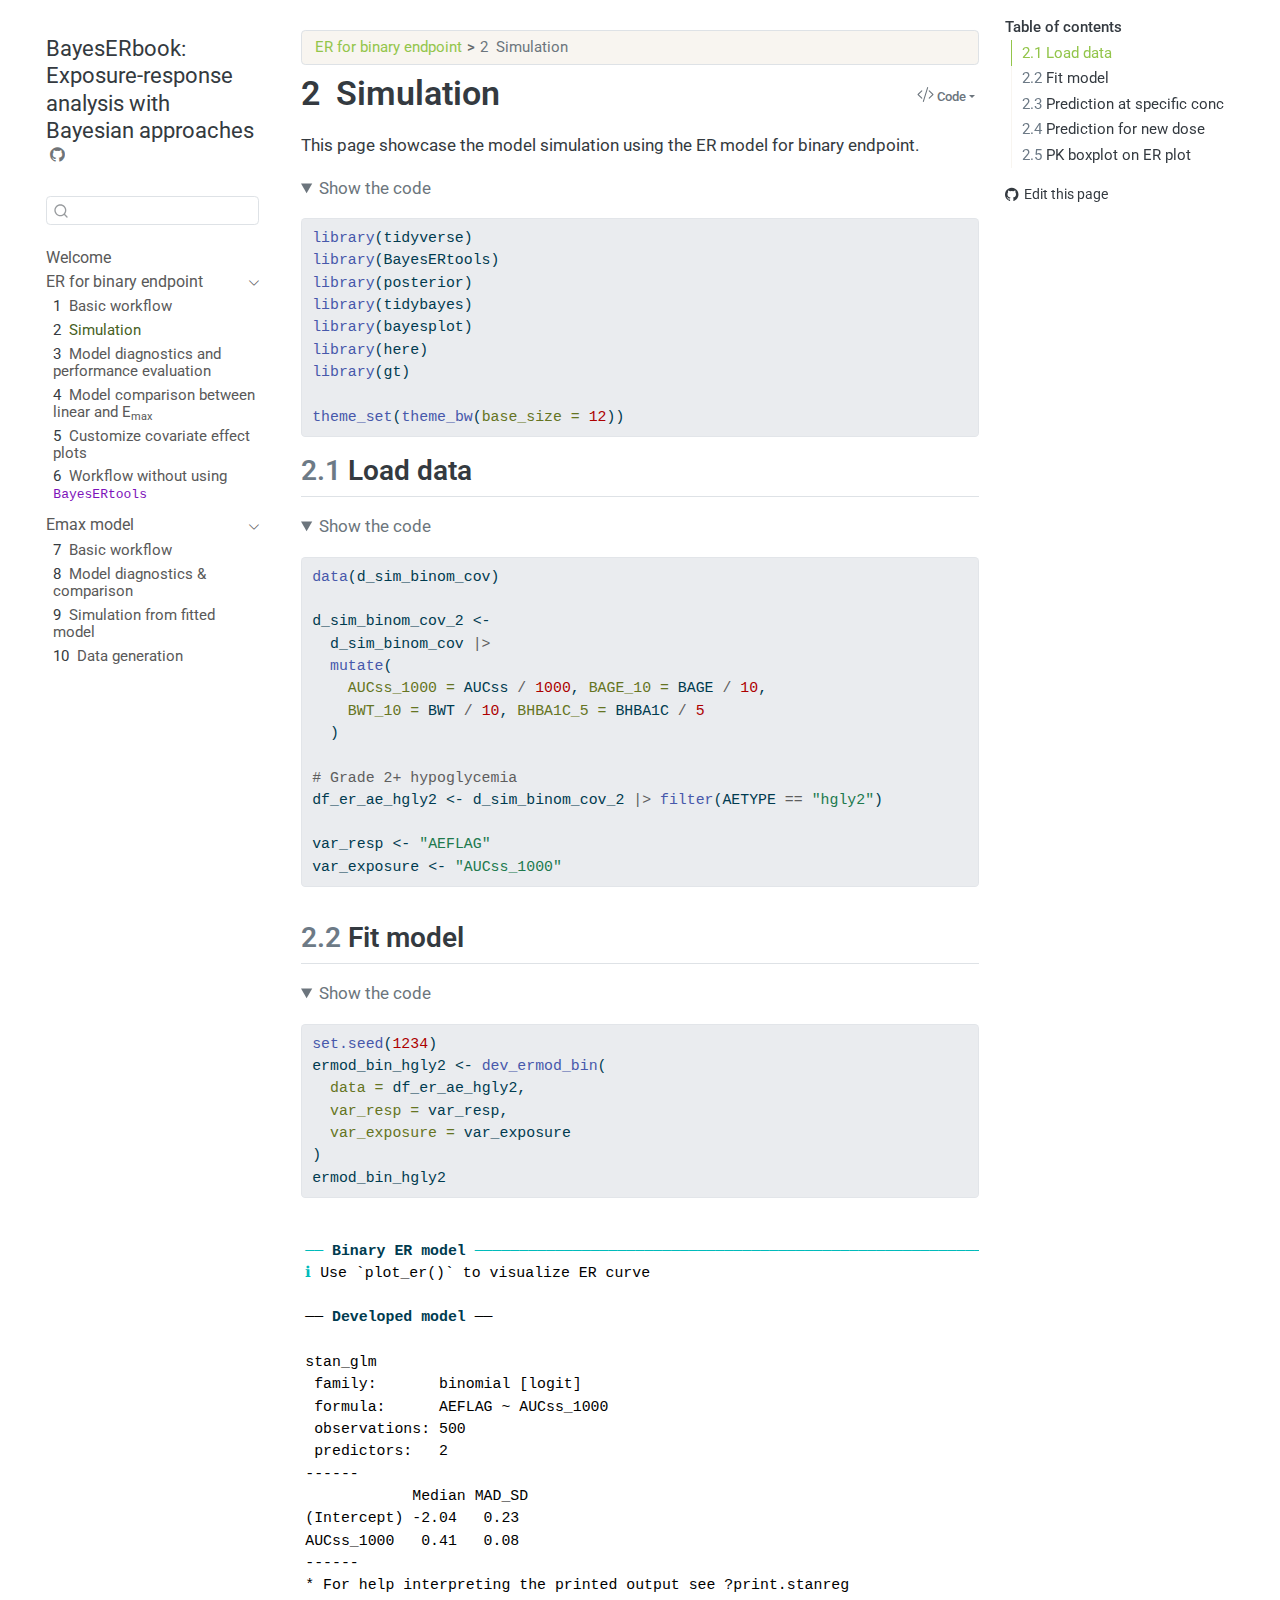
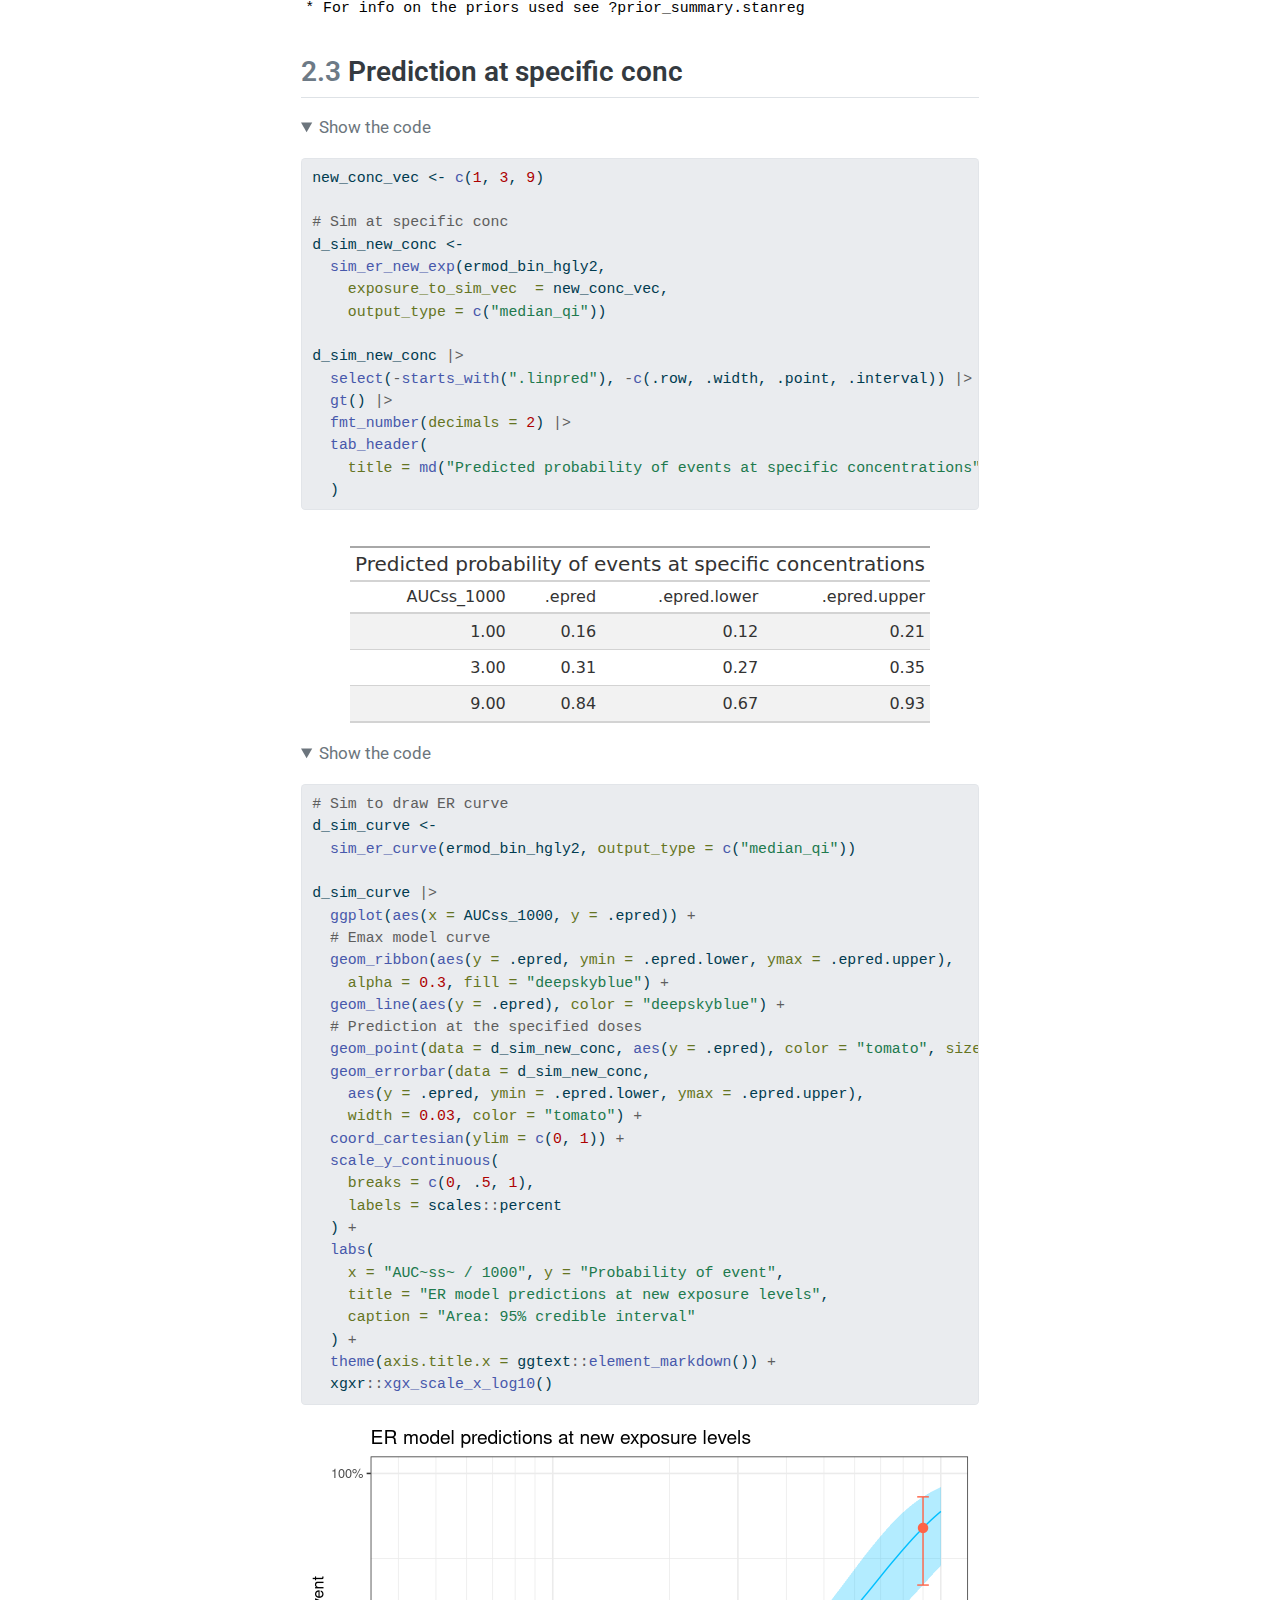
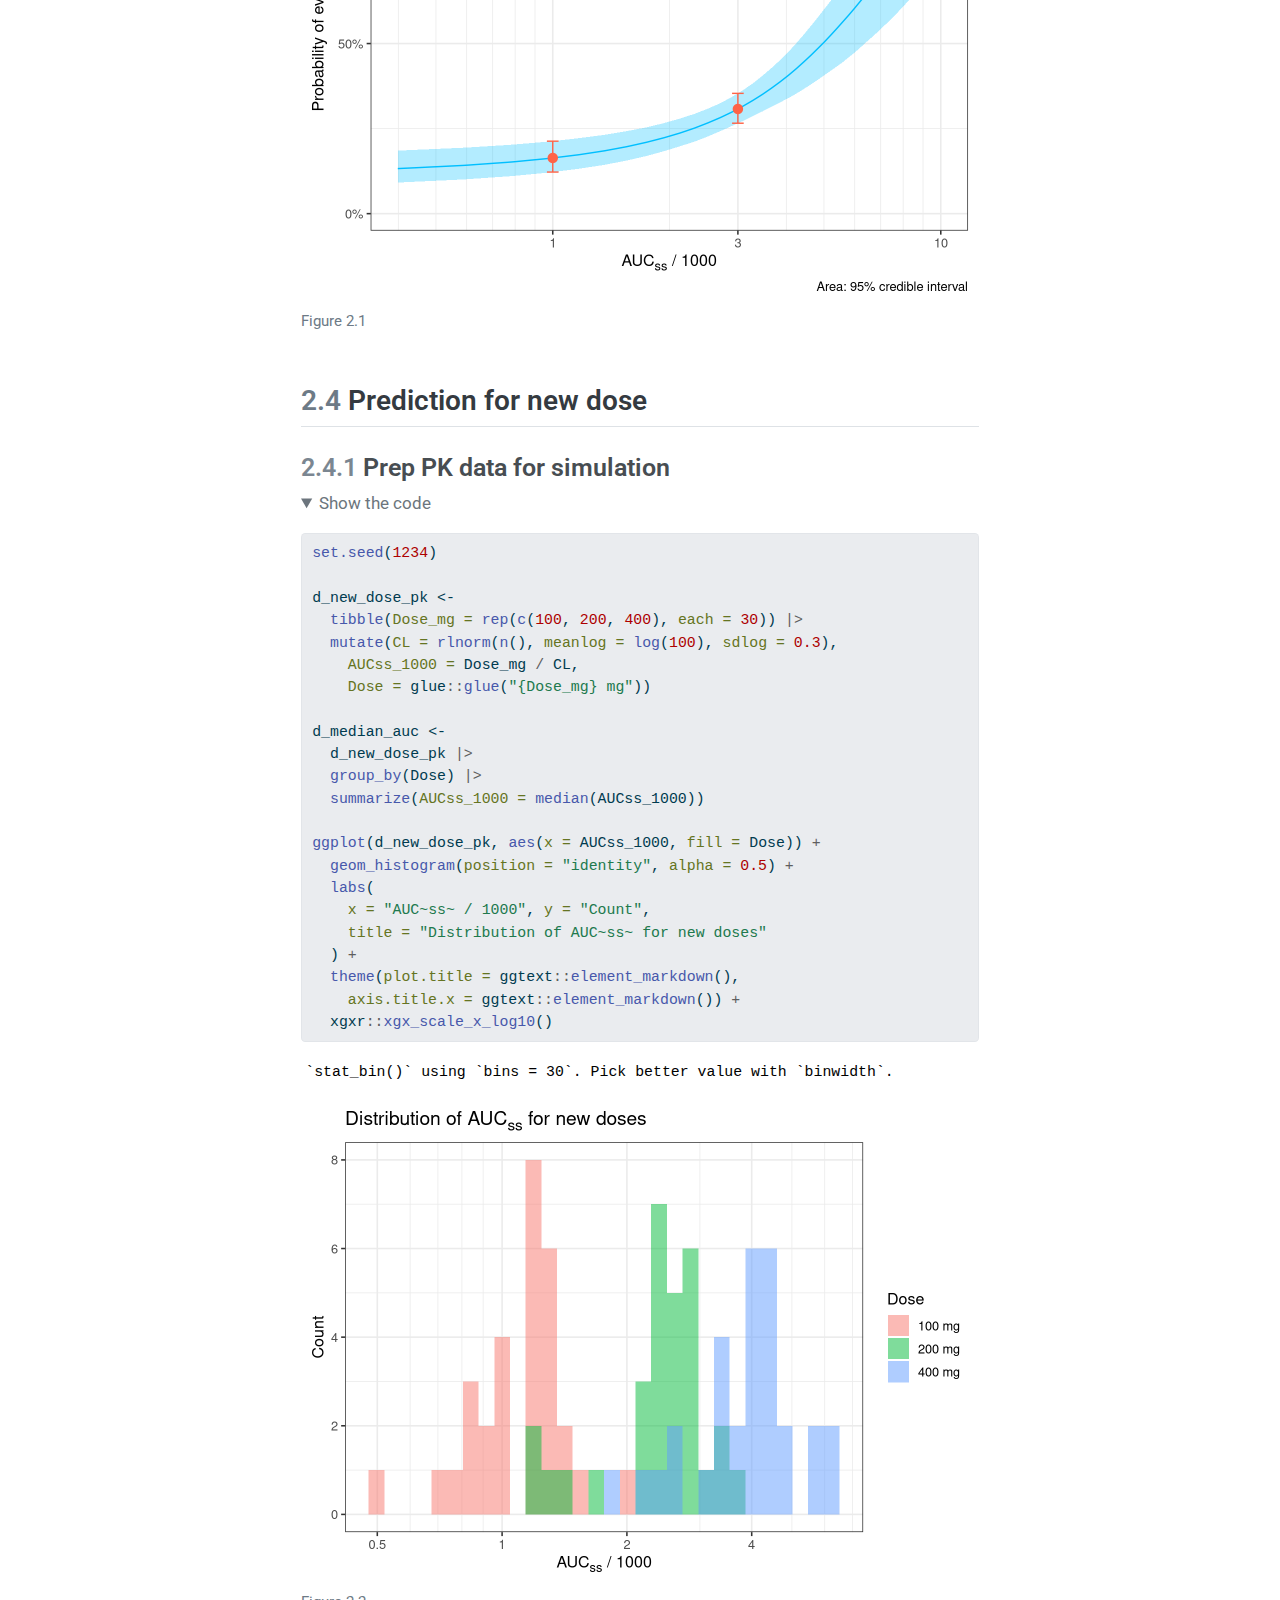
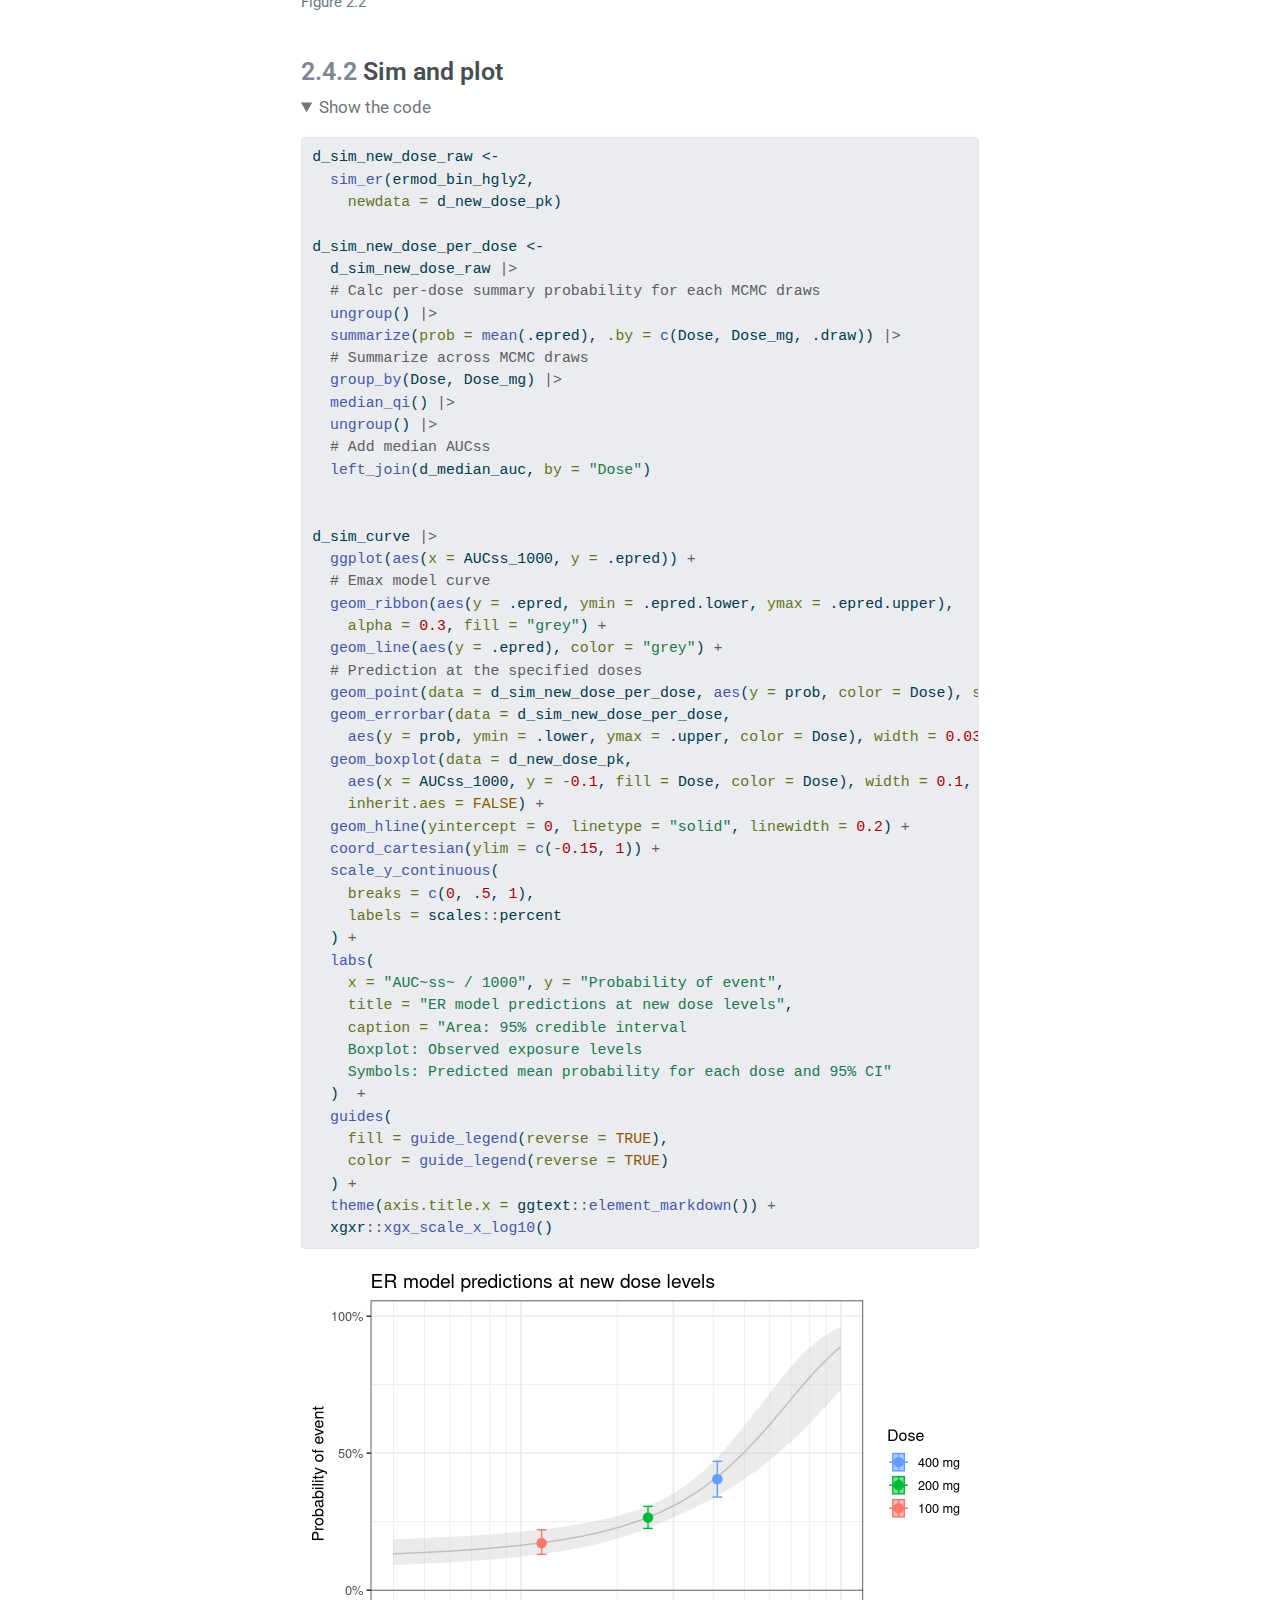
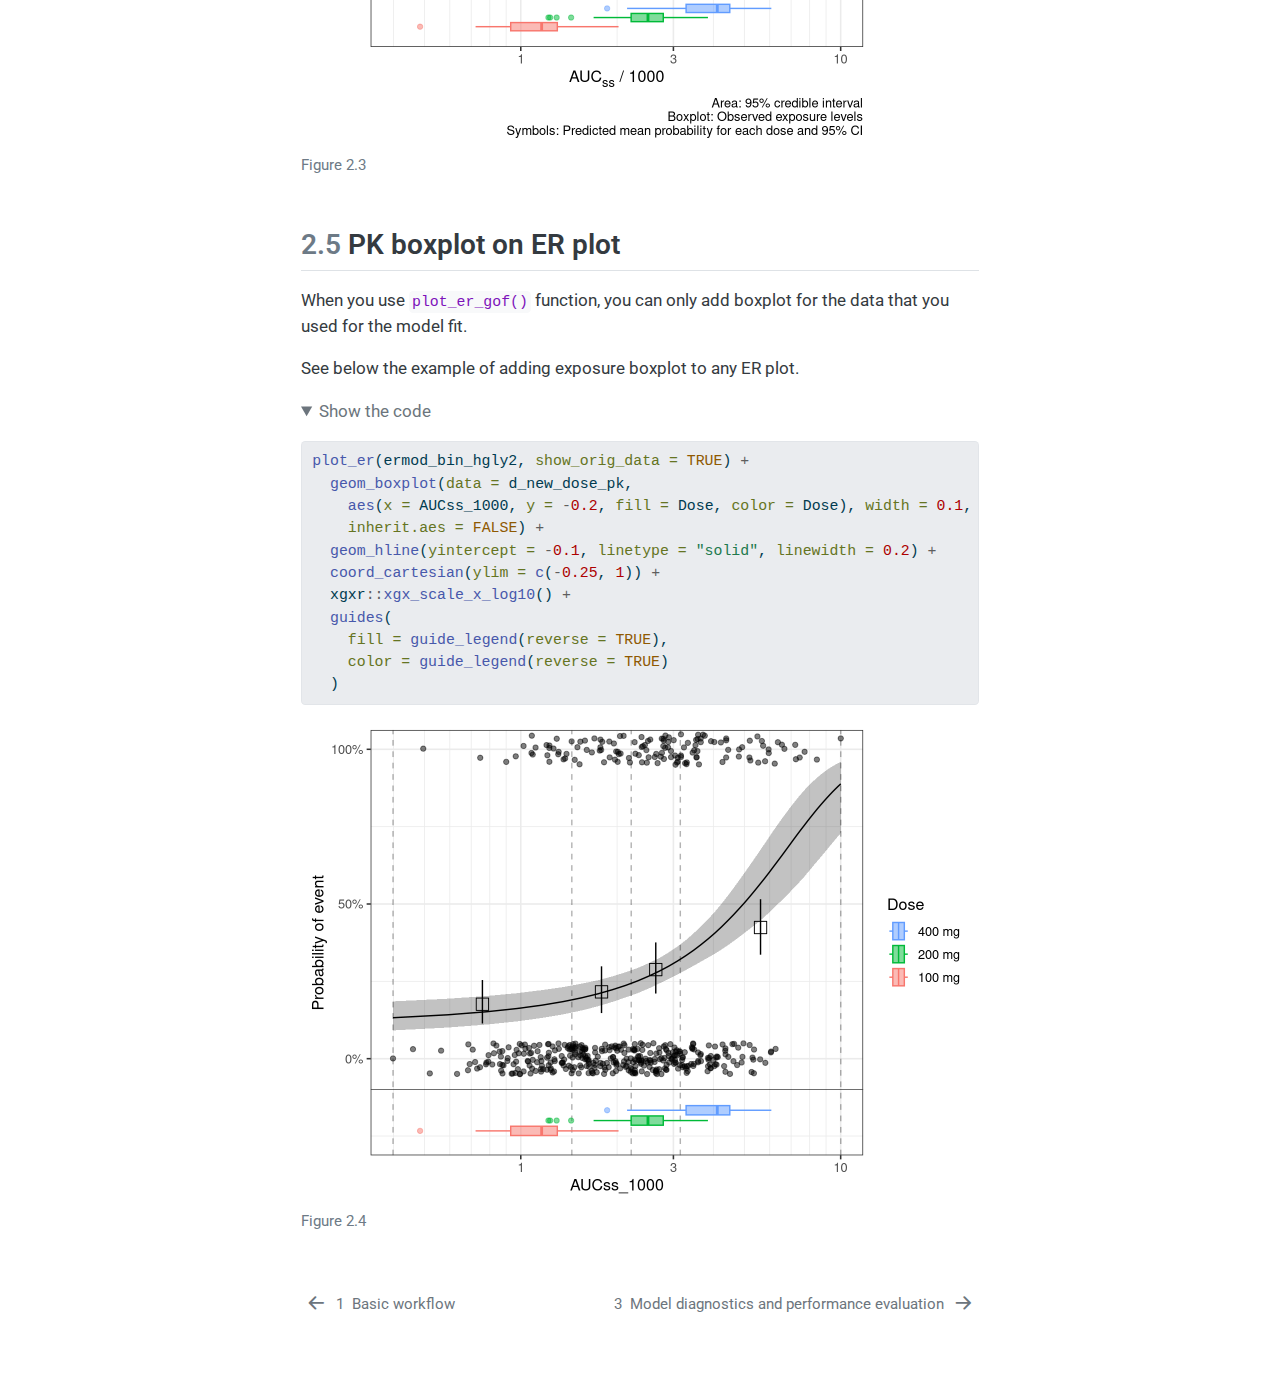
<file: notebook/binary/simulation.html>
<!DOCTYPE html>
<html xmlns="http://www.w3.org/1999/xhtml" lang="en" xml:lang="en"><head>

<meta charset="utf-8">
<meta name="generator" content="quarto-1.6.40">

<meta name="viewport" content="width=device-width, initial-scale=1.0, user-scalable=yes">


<title>2&nbsp; Simulation – BayesERbook: Exposure-response analysis with Bayesian approaches</title>
<style>
code{white-space: pre-wrap;}
span.smallcaps{font-variant: small-caps;}
div.columns{display: flex; gap: min(4vw, 1.5em);}
div.column{flex: auto; overflow-x: auto;}
div.hanging-indent{margin-left: 1.5em; text-indent: -1.5em;}
ul.task-list{list-style: none;}
ul.task-list li input[type="checkbox"] {
  width: 0.8em;
  margin: 0 0.8em 0.2em -1em; /* quarto-specific, see https://github.com/quarto-dev/quarto-cli/issues/4556 */ 
  vertical-align: middle;
}
/* CSS for syntax highlighting */
pre > code.sourceCode { white-space: pre; position: relative; }
pre > code.sourceCode > span { line-height: 1.25; }
pre > code.sourceCode > span:empty { height: 1.2em; }
.sourceCode { overflow: visible; }
code.sourceCode > span { color: inherit; text-decoration: inherit; }
div.sourceCode { margin: 1em 0; }
pre.sourceCode { margin: 0; }
@media screen {
div.sourceCode { overflow: auto; }
}
@media print {
pre > code.sourceCode { white-space: pre-wrap; }
pre > code.sourceCode > span { display: inline-block; text-indent: -5em; padding-left: 5em; }
}
pre.numberSource code
  { counter-reset: source-line 0; }
pre.numberSource code > span
  { position: relative; left: -4em; counter-increment: source-line; }
pre.numberSource code > span > a:first-child::before
  { content: counter(source-line);
    position: relative; left: -1em; text-align: right; vertical-align: baseline;
    border: none; display: inline-block;
    -webkit-touch-callout: none; -webkit-user-select: none;
    -khtml-user-select: none; -moz-user-select: none;
    -ms-user-select: none; user-select: none;
    padding: 0 4px; width: 4em;
  }
pre.numberSource { margin-left: 3em;  padding-left: 4px; }
div.sourceCode
  {   }
@media screen {
pre > code.sourceCode > span > a:first-child::before { text-decoration: underline; }
}
</style>


<script src="../../site_libs/quarto-nav/quarto-nav.js"></script>
<script src="../../site_libs/quarto-nav/headroom.min.js"></script>
<script src="../../site_libs/clipboard/clipboard.min.js"></script>
<script src="../../site_libs/quarto-search/autocomplete.umd.js"></script>
<script src="../../site_libs/quarto-search/fuse.min.js"></script>
<script src="../../site_libs/quarto-search/quarto-search.js"></script>
<meta name="quarto:offset" content="../../">
<link href="../../notebook/binary/model_diagnostics.html" rel="next">
<link href="../../notebook/binary/basic_workflow.html" rel="prev">
<script src="../../site_libs/quarto-html/quarto.js"></script>
<script src="../../site_libs/quarto-html/popper.min.js"></script>
<script src="../../site_libs/quarto-html/tippy.umd.min.js"></script>
<script src="../../site_libs/quarto-html/anchor.min.js"></script>
<link href="../../site_libs/quarto-html/tippy.css" rel="stylesheet">
<link href="../../site_libs/quarto-html/quarto-syntax-highlighting-549806ee2085284f45b00abea8c6df48.css" rel="stylesheet" id="quarto-text-highlighting-styles">
<script src="../../site_libs/bootstrap/bootstrap.min.js"></script>
<link href="../../site_libs/bootstrap/bootstrap-icons.css" rel="stylesheet">
<link href="../../site_libs/bootstrap/bootstrap-b43e370a082453072daa43e15826c9a6.min.css" rel="stylesheet" append-hash="true" id="quarto-bootstrap" data-mode="light">
<script id="quarto-search-options" type="application/json">{
  "location": "sidebar",
  "copy-button": false,
  "collapse-after": 3,
  "panel-placement": "start",
  "type": "textbox",
  "limit": 50,
  "keyboard-shortcut": [
    "f",
    "/",
    "s"
  ],
  "show-item-context": false,
  "language": {
    "search-no-results-text": "No results",
    "search-matching-documents-text": "matching documents",
    "search-copy-link-title": "Copy link to search",
    "search-hide-matches-text": "Hide additional matches",
    "search-more-match-text": "more match in this document",
    "search-more-matches-text": "more matches in this document",
    "search-clear-button-title": "Clear",
    "search-text-placeholder": "",
    "search-detached-cancel-button-title": "Cancel",
    "search-submit-button-title": "Submit",
    "search-label": "Search"
  }
}</script>


</head>

<body class="nav-sidebar floating">

<div id="quarto-search-results"></div>
  <header id="quarto-header" class="headroom fixed-top">
  <nav class="quarto-secondary-nav">
    <div class="container-fluid d-flex">
      <button type="button" class="quarto-btn-toggle btn" data-bs-toggle="collapse" role="button" data-bs-target=".quarto-sidebar-collapse-item" aria-controls="quarto-sidebar" aria-expanded="false" aria-label="Toggle sidebar navigation" onclick="if (window.quartoToggleHeadroom) { window.quartoToggleHeadroom(); }">
        <i class="bi bi-layout-text-sidebar-reverse"></i>
      </button>
        <nav class="quarto-page-breadcrumbs" aria-label="breadcrumb"><ol class="breadcrumb"><li class="breadcrumb-item"><a href="../../notebook/binary/basic_workflow.html">ER for binary endpoint</a></li><li class="breadcrumb-item"><a href="../../notebook/binary/simulation.html"><span class="chapter-number">2</span>&nbsp; <span class="chapter-title">Simulation</span></a></li></ol></nav>
        <a class="flex-grow-1" role="navigation" data-bs-toggle="collapse" data-bs-target=".quarto-sidebar-collapse-item" aria-controls="quarto-sidebar" aria-expanded="false" aria-label="Toggle sidebar navigation" onclick="if (window.quartoToggleHeadroom) { window.quartoToggleHeadroom(); }">      
        </a>
      <button type="button" class="btn quarto-search-button" aria-label="Search" onclick="window.quartoOpenSearch();">
        <i class="bi bi-search"></i>
      </button>
    </div>
  </nav>
</header>
<!-- content -->
<div id="quarto-content" class="quarto-container page-columns page-rows-contents page-layout-article">
<!-- sidebar -->
  <nav id="quarto-sidebar" class="sidebar collapse collapse-horizontal quarto-sidebar-collapse-item sidebar-navigation floating overflow-auto">
    <div class="pt-lg-2 mt-2 text-left sidebar-header">
    <div class="sidebar-title mb-0 py-0">
      <a href="../../">BayesERbook: Exposure-response analysis with Bayesian approaches</a> 
        <div class="sidebar-tools-main">
    <a href="https://github.com/genentech/BayesERbook/" title="Source Code" class="quarto-navigation-tool px-1" aria-label="Source Code"><i class="bi bi-github"></i></a>
</div>
    </div>
      </div>
        <div class="mt-2 flex-shrink-0 align-items-center">
        <div class="sidebar-search">
        <div id="quarto-search" class="" title="Search"></div>
        </div>
        </div>
    <div class="sidebar-menu-container"> 
    <ul class="list-unstyled mt-1">
        <li class="sidebar-item">
  <div class="sidebar-item-container"> 
  <a href="../../index.html" class="sidebar-item-text sidebar-link">
 <span class="menu-text">Welcome</span></a>
  </div>
</li>
        <li class="sidebar-item sidebar-item-section">
      <div class="sidebar-item-container"> 
            <a class="sidebar-item-text sidebar-link text-start" data-bs-toggle="collapse" data-bs-target="#quarto-sidebar-section-1" role="navigation" aria-expanded="true">
 <span class="menu-text">ER for binary endpoint</span></a>
          <a class="sidebar-item-toggle text-start" data-bs-toggle="collapse" data-bs-target="#quarto-sidebar-section-1" role="navigation" aria-expanded="true" aria-label="Toggle section">
            <i class="bi bi-chevron-right ms-2"></i>
          </a> 
      </div>
      <ul id="quarto-sidebar-section-1" class="collapse list-unstyled sidebar-section depth1 show">  
          <li class="sidebar-item">
  <div class="sidebar-item-container"> 
  <a href="../../notebook/binary/basic_workflow.html" class="sidebar-item-text sidebar-link">
 <span class="menu-text"><span class="chapter-number">1</span>&nbsp; <span class="chapter-title">Basic workflow</span></span></a>
  </div>
</li>
          <li class="sidebar-item">
  <div class="sidebar-item-container"> 
  <a href="../../notebook/binary/simulation.html" class="sidebar-item-text sidebar-link active">
 <span class="menu-text"><span class="chapter-number">2</span>&nbsp; <span class="chapter-title">Simulation</span></span></a>
  </div>
</li>
          <li class="sidebar-item">
  <div class="sidebar-item-container"> 
  <a href="../../notebook/binary/model_diagnostics.html" class="sidebar-item-text sidebar-link">
 <span class="menu-text"><span class="chapter-number">3</span>&nbsp; <span class="chapter-title">Model diagnostics and performance evaluation</span></span></a>
  </div>
</li>
          <li class="sidebar-item">
  <div class="sidebar-item-container"> 
  <a href="../../notebook/binary/mod_structure_comparison.html" class="sidebar-item-text sidebar-link">
 <span class="menu-text"><span class="chapter-number">4</span>&nbsp; <span class="chapter-title">Model comparison between linear and E<sub>max</sub></span></span></a>
  </div>
</li>
          <li class="sidebar-item">
  <div class="sidebar-item-container"> 
  <a href="../../notebook/binary/coveff_customize.html" class="sidebar-item-text sidebar-link">
 <span class="menu-text"><span class="chapter-number">5</span>&nbsp; <span class="chapter-title">Customize covariate effect plots</span></span></a>
  </div>
</li>
          <li class="sidebar-item">
  <div class="sidebar-item-container"> 
  <a href="../../notebook/binary/workflow_wo_package.html" class="sidebar-item-text sidebar-link">
 <span class="menu-text"><span class="chapter-number">6</span>&nbsp; <span class="chapter-title">Workflow without using <code>BayesERtools</code></span></span></a>
  </div>
</li>
      </ul>
  </li>
        <li class="sidebar-item sidebar-item-section">
      <div class="sidebar-item-container"> 
            <a class="sidebar-item-text sidebar-link text-start" data-bs-toggle="collapse" data-bs-target="#quarto-sidebar-section-2" role="navigation" aria-expanded="true">
 <span class="menu-text">Emax model</span></a>
          <a class="sidebar-item-toggle text-start" data-bs-toggle="collapse" data-bs-target="#quarto-sidebar-section-2" role="navigation" aria-expanded="true" aria-label="Toggle section">
            <i class="bi bi-chevron-right ms-2"></i>
          </a> 
      </div>
      <ul id="quarto-sidebar-section-2" class="collapse list-unstyled sidebar-section depth1 show">  
          <li class="sidebar-item">
  <div class="sidebar-item-container"> 
  <a href="../../notebook/emax/basic_workflow.html" class="sidebar-item-text sidebar-link">
 <span class="menu-text"><span class="chapter-number">7</span>&nbsp; <span class="chapter-title">Basic workflow</span></span></a>
  </div>
</li>
          <li class="sidebar-item">
  <div class="sidebar-item-container"> 
  <a href="../../notebook/emax/model_diagnostics.html" class="sidebar-item-text sidebar-link">
 <span class="menu-text"><span class="chapter-number">8</span>&nbsp; <span class="chapter-title">Model diagnostics &amp; comparison</span></span></a>
  </div>
</li>
          <li class="sidebar-item">
  <div class="sidebar-item-container"> 
  <a href="../../notebook/emax/simulation.html" class="sidebar-item-text sidebar-link">
 <span class="menu-text"><span class="chapter-number">9</span>&nbsp; <span class="chapter-title">Simulation from fitted model</span></span></a>
  </div>
</li>
          <li class="sidebar-item">
  <div class="sidebar-item-container"> 
  <a href="../../notebook/emax/data_generation.html" class="sidebar-item-text sidebar-link">
 <span class="menu-text"><span class="chapter-number">10</span>&nbsp; <span class="chapter-title">Data generation</span></span></a>
  </div>
</li>
      </ul>
  </li>
    </ul>
    </div>
</nav>
<div id="quarto-sidebar-glass" class="quarto-sidebar-collapse-item" data-bs-toggle="collapse" data-bs-target=".quarto-sidebar-collapse-item"></div>
<!-- margin-sidebar -->
    <div id="quarto-margin-sidebar" class="sidebar margin-sidebar">
        <nav id="TOC" role="doc-toc" class="toc-active">
    <h2 id="toc-title">Table of contents</h2>
   
  <ul>
  <li><a href="#load-data" id="toc-load-data" class="nav-link active" data-scroll-target="#load-data"><span class="header-section-number">2.1</span> Load data</a></li>
  <li><a href="#fit-model" id="toc-fit-model" class="nav-link" data-scroll-target="#fit-model"><span class="header-section-number">2.2</span> Fit model</a></li>
  <li><a href="#prediction-at-specific-conc" id="toc-prediction-at-specific-conc" class="nav-link" data-scroll-target="#prediction-at-specific-conc"><span class="header-section-number">2.3</span> Prediction at specific conc</a></li>
  <li><a href="#prediction-for-new-dose" id="toc-prediction-for-new-dose" class="nav-link" data-scroll-target="#prediction-for-new-dose"><span class="header-section-number">2.4</span> Prediction for new dose</a>
  <ul class="collapse">
  <li><a href="#prep-pk-data-for-simulation" id="toc-prep-pk-data-for-simulation" class="nav-link" data-scroll-target="#prep-pk-data-for-simulation"><span class="header-section-number">2.4.1</span> Prep PK data for simulation</a></li>
  <li><a href="#sim-and-plot" id="toc-sim-and-plot" class="nav-link" data-scroll-target="#sim-and-plot"><span class="header-section-number">2.4.2</span> Sim and plot</a></li>
  </ul></li>
  <li><a href="#pk-boxplot-on-er-plot" id="toc-pk-boxplot-on-er-plot" class="nav-link" data-scroll-target="#pk-boxplot-on-er-plot"><span class="header-section-number">2.5</span> PK boxplot on ER plot</a></li>
  </ul>
<div class="toc-actions"><ul><li><a href="https://github.com/genentech/BayesERbook/edit/main/notebook/binary/simulation.qmd" class="toc-action"><i class="bi bi-github"></i>Edit this page</a></li></ul></div></nav>
    </div>
<!-- main -->
<main class="content" id="quarto-document-content">

<header id="title-block-header" class="quarto-title-block default"><nav class="quarto-page-breadcrumbs quarto-title-breadcrumbs d-none d-lg-block" aria-label="breadcrumb"><ol class="breadcrumb"><li class="breadcrumb-item"><a href="../../notebook/binary/basic_workflow.html">ER for binary endpoint</a></li><li class="breadcrumb-item"><a href="../../notebook/binary/simulation.html"><span class="chapter-number">2</span>&nbsp; <span class="chapter-title">Simulation</span></a></li></ol></nav>
<div class="quarto-title">
<div class="quarto-title-block"><div><h1 class="title"><span class="chapter-number">2</span>&nbsp; <span class="chapter-title">Simulation</span></h1><button type="button" class="btn code-tools-button dropdown-toggle" id="quarto-code-tools-menu" data-bs-toggle="dropdown" aria-expanded="false"><i class="bi"></i> Code</button><ul class="dropdown-menu dropdown-menu-end" aria-labelelledby="quarto-code-tools-menu"><li><a id="quarto-show-all-code" class="dropdown-item" href="javascript:void(0)" role="button">Show All Code</a></li><li><a id="quarto-hide-all-code" class="dropdown-item" href="javascript:void(0)" role="button">Hide All Code</a></li><li><hr class="dropdown-divider"></li><li><a id="quarto-view-source" class="dropdown-item" href="javascript:void(0)" role="button">View Source</a></li></ul></div></div>
</div>



<div class="quarto-title-meta">

    
  
    
  </div>
  


</header>


<p>This page showcase the model simulation using the ER model for binary endpoint.</p>
<div class="cell">
<details open="" class="code-fold">
<summary>Show the code</summary>
<div class="sourceCode cell-code" id="cb1"><pre class="sourceCode r code-with-copy"><code class="sourceCode r"><span id="cb1-1"><a href="#cb1-1" aria-hidden="true" tabindex="-1"></a><span class="fu">library</span>(tidyverse)</span>
<span id="cb1-2"><a href="#cb1-2" aria-hidden="true" tabindex="-1"></a><span class="fu">library</span>(BayesERtools)</span>
<span id="cb1-3"><a href="#cb1-3" aria-hidden="true" tabindex="-1"></a><span class="fu">library</span>(posterior)</span>
<span id="cb1-4"><a href="#cb1-4" aria-hidden="true" tabindex="-1"></a><span class="fu">library</span>(tidybayes)</span>
<span id="cb1-5"><a href="#cb1-5" aria-hidden="true" tabindex="-1"></a><span class="fu">library</span>(bayesplot)</span>
<span id="cb1-6"><a href="#cb1-6" aria-hidden="true" tabindex="-1"></a><span class="fu">library</span>(here)</span>
<span id="cb1-7"><a href="#cb1-7" aria-hidden="true" tabindex="-1"></a><span class="fu">library</span>(gt)</span>
<span id="cb1-8"><a href="#cb1-8" aria-hidden="true" tabindex="-1"></a></span>
<span id="cb1-9"><a href="#cb1-9" aria-hidden="true" tabindex="-1"></a><span class="fu">theme_set</span>(<span class="fu">theme_bw</span>(<span class="at">base_size =</span> <span class="dv">12</span>))</span></code><button title="Copy to Clipboard" class="code-copy-button"><i class="bi"></i></button></pre></div>
</details>
</div>
<section id="load-data" class="level2" data-number="2.1">
<h2 data-number="2.1" class="anchored" data-anchor-id="load-data"><span class="header-section-number">2.1</span> Load data</h2>
<div class="cell">
<details open="" class="code-fold">
<summary>Show the code</summary>
<div class="sourceCode cell-code" id="cb2"><pre class="sourceCode r code-with-copy"><code class="sourceCode r"><span id="cb2-1"><a href="#cb2-1" aria-hidden="true" tabindex="-1"></a><span class="fu">data</span>(d_sim_binom_cov)</span>
<span id="cb2-2"><a href="#cb2-2" aria-hidden="true" tabindex="-1"></a></span>
<span id="cb2-3"><a href="#cb2-3" aria-hidden="true" tabindex="-1"></a>d_sim_binom_cov_2 <span class="ot">&lt;-</span></span>
<span id="cb2-4"><a href="#cb2-4" aria-hidden="true" tabindex="-1"></a>  d_sim_binom_cov <span class="sc">|&gt;</span></span>
<span id="cb2-5"><a href="#cb2-5" aria-hidden="true" tabindex="-1"></a>  <span class="fu">mutate</span>(</span>
<span id="cb2-6"><a href="#cb2-6" aria-hidden="true" tabindex="-1"></a>    <span class="at">AUCss_1000 =</span> AUCss <span class="sc">/</span> <span class="dv">1000</span>, <span class="at">BAGE_10 =</span> BAGE <span class="sc">/</span> <span class="dv">10</span>,</span>
<span id="cb2-7"><a href="#cb2-7" aria-hidden="true" tabindex="-1"></a>    <span class="at">BWT_10 =</span> BWT <span class="sc">/</span> <span class="dv">10</span>, <span class="at">BHBA1C_5 =</span> BHBA1C <span class="sc">/</span> <span class="dv">5</span></span>
<span id="cb2-8"><a href="#cb2-8" aria-hidden="true" tabindex="-1"></a>  )</span>
<span id="cb2-9"><a href="#cb2-9" aria-hidden="true" tabindex="-1"></a></span>
<span id="cb2-10"><a href="#cb2-10" aria-hidden="true" tabindex="-1"></a><span class="co"># Grade 2+ hypoglycemia</span></span>
<span id="cb2-11"><a href="#cb2-11" aria-hidden="true" tabindex="-1"></a>df_er_ae_hgly2 <span class="ot">&lt;-</span> d_sim_binom_cov_2 <span class="sc">|&gt;</span> <span class="fu">filter</span>(AETYPE <span class="sc">==</span> <span class="st">"hgly2"</span>)</span>
<span id="cb2-12"><a href="#cb2-12" aria-hidden="true" tabindex="-1"></a></span>
<span id="cb2-13"><a href="#cb2-13" aria-hidden="true" tabindex="-1"></a>var_resp <span class="ot">&lt;-</span> <span class="st">"AEFLAG"</span></span>
<span id="cb2-14"><a href="#cb2-14" aria-hidden="true" tabindex="-1"></a>var_exposure <span class="ot">&lt;-</span> <span class="st">"AUCss_1000"</span></span></code><button title="Copy to Clipboard" class="code-copy-button"><i class="bi"></i></button></pre></div>
</details>
</div>
</section>
<section id="fit-model" class="level2" data-number="2.2">
<h2 data-number="2.2" class="anchored" data-anchor-id="fit-model"><span class="header-section-number">2.2</span> Fit model</h2>
<div class="cell">
<details open="" class="code-fold">
<summary>Show the code</summary>
<div class="sourceCode cell-code" id="cb3"><pre class="sourceCode r code-with-copy"><code class="sourceCode r"><span id="cb3-1"><a href="#cb3-1" aria-hidden="true" tabindex="-1"></a><span class="fu">set.seed</span>(<span class="dv">1234</span>)</span>
<span id="cb3-2"><a href="#cb3-2" aria-hidden="true" tabindex="-1"></a>ermod_bin_hgly2 <span class="ot">&lt;-</span> <span class="fu">dev_ermod_bin</span>(</span>
<span id="cb3-3"><a href="#cb3-3" aria-hidden="true" tabindex="-1"></a>  <span class="at">data =</span> df_er_ae_hgly2,</span>
<span id="cb3-4"><a href="#cb3-4" aria-hidden="true" tabindex="-1"></a>  <span class="at">var_resp =</span> var_resp,</span>
<span id="cb3-5"><a href="#cb3-5" aria-hidden="true" tabindex="-1"></a>  <span class="at">var_exposure =</span> var_exposure</span>
<span id="cb3-6"><a href="#cb3-6" aria-hidden="true" tabindex="-1"></a>)</span>
<span id="cb3-7"><a href="#cb3-7" aria-hidden="true" tabindex="-1"></a>ermod_bin_hgly2</span></code><button title="Copy to Clipboard" class="code-copy-button"><i class="bi"></i></button></pre></div>
</details>
<pre class="r-output"><code>
<span style="color: #00BBBB;">──</span> <span style="font-weight: bold;">Binary ER model</span> <span style="color: #00BBBB;">─────────────────────────────────────────────────────────────</span>
<span style="color: #00BBBB;">ℹ</span> Use `plot_er()` to visualize ER curve

── <span style="font-weight: bold;">Developed model</span> ──

stan_glm
 family:       binomial [logit]
 formula:      AEFLAG ~ AUCss_1000
 observations: 500
 predictors:   2
------
            Median MAD_SD
(Intercept) -2.04   0.23 
AUCss_1000   0.41   0.08 
------
* For help interpreting the printed output see ?print.stanreg
* For info on the priors used see ?prior_summary.stanreg
</code></pre>
</div>
</section>
<section id="prediction-at-specific-conc" class="level2" data-number="2.3">
<h2 data-number="2.3" class="anchored" data-anchor-id="prediction-at-specific-conc"><span class="header-section-number">2.3</span> Prediction at specific conc</h2>
<div class="cell">
<details open="" class="code-fold">
<summary>Show the code</summary>
<div class="sourceCode cell-code" id="cb4"><pre class="sourceCode r code-with-copy"><code class="sourceCode r"><span id="cb4-1"><a href="#cb4-1" aria-hidden="true" tabindex="-1"></a>new_conc_vec <span class="ot">&lt;-</span> <span class="fu">c</span>(<span class="dv">1</span>, <span class="dv">3</span>, <span class="dv">9</span>)</span>
<span id="cb4-2"><a href="#cb4-2" aria-hidden="true" tabindex="-1"></a></span>
<span id="cb4-3"><a href="#cb4-3" aria-hidden="true" tabindex="-1"></a><span class="co"># Sim at specific conc</span></span>
<span id="cb4-4"><a href="#cb4-4" aria-hidden="true" tabindex="-1"></a>d_sim_new_conc <span class="ot">&lt;-</span></span>
<span id="cb4-5"><a href="#cb4-5" aria-hidden="true" tabindex="-1"></a>  <span class="fu">sim_er_new_exp</span>(ermod_bin_hgly2,</span>
<span id="cb4-6"><a href="#cb4-6" aria-hidden="true" tabindex="-1"></a>    <span class="at">exposure_to_sim_vec  =</span> new_conc_vec,</span>
<span id="cb4-7"><a href="#cb4-7" aria-hidden="true" tabindex="-1"></a>    <span class="at">output_type =</span> <span class="fu">c</span>(<span class="st">"median_qi"</span>))</span>
<span id="cb4-8"><a href="#cb4-8" aria-hidden="true" tabindex="-1"></a></span>
<span id="cb4-9"><a href="#cb4-9" aria-hidden="true" tabindex="-1"></a>d_sim_new_conc <span class="sc">|&gt;</span></span>
<span id="cb4-10"><a href="#cb4-10" aria-hidden="true" tabindex="-1"></a>  <span class="fu">select</span>(<span class="sc">-</span><span class="fu">starts_with</span>(<span class="st">".linpred"</span>), <span class="sc">-</span><span class="fu">c</span>(.row, .width, .point, .interval)) <span class="sc">|&gt;</span></span>
<span id="cb4-11"><a href="#cb4-11" aria-hidden="true" tabindex="-1"></a>  <span class="fu">gt</span>() <span class="sc">|&gt;</span></span>
<span id="cb4-12"><a href="#cb4-12" aria-hidden="true" tabindex="-1"></a>  <span class="fu">fmt_number</span>(<span class="at">decimals =</span> <span class="dv">2</span>) <span class="sc">|&gt;</span></span>
<span id="cb4-13"><a href="#cb4-13" aria-hidden="true" tabindex="-1"></a>  <span class="fu">tab_header</span>(</span>
<span id="cb4-14"><a href="#cb4-14" aria-hidden="true" tabindex="-1"></a>    <span class="at">title =</span> <span class="fu">md</span>(<span class="st">"Predicted probability of events at specific concentrations"</span>)</span>
<span id="cb4-15"><a href="#cb4-15" aria-hidden="true" tabindex="-1"></a>  )</span></code><button title="Copy to Clipboard" class="code-copy-button"><i class="bi"></i></button></pre></div>
</details>
<div id="fig-spec-conc-1" class="cell-output-display">
<div id="qnnknajtwb" style="padding-left:0px;padding-right:0px;padding-top:10px;padding-bottom:10px;overflow-x:auto;overflow-y:auto;width:auto;height:auto;">
<style>#qnnknajtwb table {
  font-family: system-ui, 'Segoe UI', Roboto, Helvetica, Arial, sans-serif, 'Apple Color Emoji', 'Segoe UI Emoji', 'Segoe UI Symbol', 'Noto Color Emoji';
  -webkit-font-smoothing: antialiased;
  -moz-osx-font-smoothing: grayscale;
}

#qnnknajtwb thead, #qnnknajtwb tbody, #qnnknajtwb tfoot, #qnnknajtwb tr, #qnnknajtwb td, #qnnknajtwb th {
  border-style: none;
}

#qnnknajtwb p {
  margin: 0;
  padding: 0;
}

#qnnknajtwb .gt_table {
  display: table;
  border-collapse: collapse;
  line-height: normal;
  margin-left: auto;
  margin-right: auto;
  color: #333333;
  font-size: 16px;
  font-weight: normal;
  font-style: normal;
  background-color: #FFFFFF;
  width: auto;
  border-top-style: solid;
  border-top-width: 2px;
  border-top-color: #A8A8A8;
  border-right-style: none;
  border-right-width: 2px;
  border-right-color: #D3D3D3;
  border-bottom-style: solid;
  border-bottom-width: 2px;
  border-bottom-color: #A8A8A8;
  border-left-style: none;
  border-left-width: 2px;
  border-left-color: #D3D3D3;
}

#qnnknajtwb .gt_caption {
  padding-top: 4px;
  padding-bottom: 4px;
}

#qnnknajtwb .gt_title {
  color: #333333;
  font-size: 125%;
  font-weight: initial;
  padding-top: 4px;
  padding-bottom: 4px;
  padding-left: 5px;
  padding-right: 5px;
  border-bottom-color: #FFFFFF;
  border-bottom-width: 0;
}

#qnnknajtwb .gt_subtitle {
  color: #333333;
  font-size: 85%;
  font-weight: initial;
  padding-top: 3px;
  padding-bottom: 5px;
  padding-left: 5px;
  padding-right: 5px;
  border-top-color: #FFFFFF;
  border-top-width: 0;
}

#qnnknajtwb .gt_heading {
  background-color: #FFFFFF;
  text-align: center;
  border-bottom-color: #FFFFFF;
  border-left-style: none;
  border-left-width: 1px;
  border-left-color: #D3D3D3;
  border-right-style: none;
  border-right-width: 1px;
  border-right-color: #D3D3D3;
}

#qnnknajtwb .gt_bottom_border {
  border-bottom-style: solid;
  border-bottom-width: 2px;
  border-bottom-color: #D3D3D3;
}

#qnnknajtwb .gt_col_headings {
  border-top-style: solid;
  border-top-width: 2px;
  border-top-color: #D3D3D3;
  border-bottom-style: solid;
  border-bottom-width: 2px;
  border-bottom-color: #D3D3D3;
  border-left-style: none;
  border-left-width: 1px;
  border-left-color: #D3D3D3;
  border-right-style: none;
  border-right-width: 1px;
  border-right-color: #D3D3D3;
}

#qnnknajtwb .gt_col_heading {
  color: #333333;
  background-color: #FFFFFF;
  font-size: 100%;
  font-weight: normal;
  text-transform: inherit;
  border-left-style: none;
  border-left-width: 1px;
  border-left-color: #D3D3D3;
  border-right-style: none;
  border-right-width: 1px;
  border-right-color: #D3D3D3;
  vertical-align: bottom;
  padding-top: 5px;
  padding-bottom: 6px;
  padding-left: 5px;
  padding-right: 5px;
  overflow-x: hidden;
}

#qnnknajtwb .gt_column_spanner_outer {
  color: #333333;
  background-color: #FFFFFF;
  font-size: 100%;
  font-weight: normal;
  text-transform: inherit;
  padding-top: 0;
  padding-bottom: 0;
  padding-left: 4px;
  padding-right: 4px;
}

#qnnknajtwb .gt_column_spanner_outer:first-child {
  padding-left: 0;
}

#qnnknajtwb .gt_column_spanner_outer:last-child {
  padding-right: 0;
}

#qnnknajtwb .gt_column_spanner {
  border-bottom-style: solid;
  border-bottom-width: 2px;
  border-bottom-color: #D3D3D3;
  vertical-align: bottom;
  padding-top: 5px;
  padding-bottom: 5px;
  overflow-x: hidden;
  display: inline-block;
  width: 100%;
}

#qnnknajtwb .gt_spanner_row {
  border-bottom-style: hidden;
}

#qnnknajtwb .gt_group_heading {
  padding-top: 8px;
  padding-bottom: 8px;
  padding-left: 5px;
  padding-right: 5px;
  color: #333333;
  background-color: #FFFFFF;
  font-size: 100%;
  font-weight: initial;
  text-transform: inherit;
  border-top-style: solid;
  border-top-width: 2px;
  border-top-color: #D3D3D3;
  border-bottom-style: solid;
  border-bottom-width: 2px;
  border-bottom-color: #D3D3D3;
  border-left-style: none;
  border-left-width: 1px;
  border-left-color: #D3D3D3;
  border-right-style: none;
  border-right-width: 1px;
  border-right-color: #D3D3D3;
  vertical-align: middle;
  text-align: left;
}

#qnnknajtwb .gt_empty_group_heading {
  padding: 0.5px;
  color: #333333;
  background-color: #FFFFFF;
  font-size: 100%;
  font-weight: initial;
  border-top-style: solid;
  border-top-width: 2px;
  border-top-color: #D3D3D3;
  border-bottom-style: solid;
  border-bottom-width: 2px;
  border-bottom-color: #D3D3D3;
  vertical-align: middle;
}

#qnnknajtwb .gt_from_md > :first-child {
  margin-top: 0;
}

#qnnknajtwb .gt_from_md > :last-child {
  margin-bottom: 0;
}

#qnnknajtwb .gt_row {
  padding-top: 8px;
  padding-bottom: 8px;
  padding-left: 5px;
  padding-right: 5px;
  margin: 10px;
  border-top-style: solid;
  border-top-width: 1px;
  border-top-color: #D3D3D3;
  border-left-style: none;
  border-left-width: 1px;
  border-left-color: #D3D3D3;
  border-right-style: none;
  border-right-width: 1px;
  border-right-color: #D3D3D3;
  vertical-align: middle;
  overflow-x: hidden;
}

#qnnknajtwb .gt_stub {
  color: #333333;
  background-color: #FFFFFF;
  font-size: 100%;
  font-weight: initial;
  text-transform: inherit;
  border-right-style: solid;
  border-right-width: 2px;
  border-right-color: #D3D3D3;
  padding-left: 5px;
  padding-right: 5px;
}

#qnnknajtwb .gt_stub_row_group {
  color: #333333;
  background-color: #FFFFFF;
  font-size: 100%;
  font-weight: initial;
  text-transform: inherit;
  border-right-style: solid;
  border-right-width: 2px;
  border-right-color: #D3D3D3;
  padding-left: 5px;
  padding-right: 5px;
  vertical-align: top;
}

#qnnknajtwb .gt_row_group_first td {
  border-top-width: 2px;
}

#qnnknajtwb .gt_row_group_first th {
  border-top-width: 2px;
}

#qnnknajtwb .gt_summary_row {
  color: #333333;
  background-color: #FFFFFF;
  text-transform: inherit;
  padding-top: 8px;
  padding-bottom: 8px;
  padding-left: 5px;
  padding-right: 5px;
}

#qnnknajtwb .gt_first_summary_row {
  border-top-style: solid;
  border-top-color: #D3D3D3;
}

#qnnknajtwb .gt_first_summary_row.thick {
  border-top-width: 2px;
}

#qnnknajtwb .gt_last_summary_row {
  padding-top: 8px;
  padding-bottom: 8px;
  padding-left: 5px;
  padding-right: 5px;
  border-bottom-style: solid;
  border-bottom-width: 2px;
  border-bottom-color: #D3D3D3;
}

#qnnknajtwb .gt_grand_summary_row {
  color: #333333;
  background-color: #FFFFFF;
  text-transform: inherit;
  padding-top: 8px;
  padding-bottom: 8px;
  padding-left: 5px;
  padding-right: 5px;
}

#qnnknajtwb .gt_first_grand_summary_row {
  padding-top: 8px;
  padding-bottom: 8px;
  padding-left: 5px;
  padding-right: 5px;
  border-top-style: double;
  border-top-width: 6px;
  border-top-color: #D3D3D3;
}

#qnnknajtwb .gt_last_grand_summary_row_top {
  padding-top: 8px;
  padding-bottom: 8px;
  padding-left: 5px;
  padding-right: 5px;
  border-bottom-style: double;
  border-bottom-width: 6px;
  border-bottom-color: #D3D3D3;
}

#qnnknajtwb .gt_striped {
  background-color: rgba(128, 128, 128, 0.05);
}

#qnnknajtwb .gt_table_body {
  border-top-style: solid;
  border-top-width: 2px;
  border-top-color: #D3D3D3;
  border-bottom-style: solid;
  border-bottom-width: 2px;
  border-bottom-color: #D3D3D3;
}

#qnnknajtwb .gt_footnotes {
  color: #333333;
  background-color: #FFFFFF;
  border-bottom-style: none;
  border-bottom-width: 2px;
  border-bottom-color: #D3D3D3;
  border-left-style: none;
  border-left-width: 2px;
  border-left-color: #D3D3D3;
  border-right-style: none;
  border-right-width: 2px;
  border-right-color: #D3D3D3;
}

#qnnknajtwb .gt_footnote {
  margin: 0px;
  font-size: 90%;
  padding-top: 4px;
  padding-bottom: 4px;
  padding-left: 5px;
  padding-right: 5px;
}

#qnnknajtwb .gt_sourcenotes {
  color: #333333;
  background-color: #FFFFFF;
  border-bottom-style: none;
  border-bottom-width: 2px;
  border-bottom-color: #D3D3D3;
  border-left-style: none;
  border-left-width: 2px;
  border-left-color: #D3D3D3;
  border-right-style: none;
  border-right-width: 2px;
  border-right-color: #D3D3D3;
}

#qnnknajtwb .gt_sourcenote {
  font-size: 90%;
  padding-top: 4px;
  padding-bottom: 4px;
  padding-left: 5px;
  padding-right: 5px;
}

#qnnknajtwb .gt_left {
  text-align: left;
}

#qnnknajtwb .gt_center {
  text-align: center;
}

#qnnknajtwb .gt_right {
  text-align: right;
  font-variant-numeric: tabular-nums;
}

#qnnknajtwb .gt_font_normal {
  font-weight: normal;
}

#qnnknajtwb .gt_font_bold {
  font-weight: bold;
}

#qnnknajtwb .gt_font_italic {
  font-style: italic;
}

#qnnknajtwb .gt_super {
  font-size: 65%;
}

#qnnknajtwb .gt_footnote_marks {
  font-size: 75%;
  vertical-align: 0.4em;
  position: initial;
}

#qnnknajtwb .gt_asterisk {
  font-size: 100%;
  vertical-align: 0;
}

#qnnknajtwb .gt_indent_1 {
  text-indent: 5px;
}

#qnnknajtwb .gt_indent_2 {
  text-indent: 10px;
}

#qnnknajtwb .gt_indent_3 {
  text-indent: 15px;
}

#qnnknajtwb .gt_indent_4 {
  text-indent: 20px;
}

#qnnknajtwb .gt_indent_5 {
  text-indent: 25px;
}

#qnnknajtwb .katex-display {
  display: inline-flex !important;
  margin-bottom: 0.75em !important;
}

#qnnknajtwb div.Reactable > div.rt-table > div.rt-thead > div.rt-tr.rt-tr-group-header > div.rt-th-group:after {
  height: 0px !important;
}
</style>

<table class="gt_table caption-top table table-sm table-striped small" data-quarto-postprocess="true" data-quarto-disable-processing="false" data-quarto-bootstrap="false">
<thead>
<tr class="gt_heading header">
<th colspan="4" class="gt_heading gt_title gt_font_normal gt_bottom_border">Predicted probability of events at specific concentrations</th>
</tr>
<tr class="gt_col_headings even">
<th id="AUCss_1000" class="gt_col_heading gt_columns_bottom_border gt_right" data-quarto-table-cell-role="th" scope="col">AUCss_1000</th>
<th id="a.epred" class="gt_col_heading gt_columns_bottom_border gt_right" data-quarto-table-cell-role="th" scope="col">.epred</th>
<th id="a.epred.lower" class="gt_col_heading gt_columns_bottom_border gt_right" data-quarto-table-cell-role="th" scope="col">.epred.lower</th>
<th id="a.epred.upper" class="gt_col_heading gt_columns_bottom_border gt_right" data-quarto-table-cell-role="th" scope="col">.epred.upper</th>
</tr>
</thead>
<tbody class="gt_table_body">
<tr class="odd">
<td class="gt_row gt_right" headers="AUCss_1000">1.00</td>
<td class="gt_row gt_right" headers=".epred">0.16</td>
<td class="gt_row gt_right" headers=".epred.lower">0.12</td>
<td class="gt_row gt_right" headers=".epred.upper">0.21</td>
</tr>
<tr class="even">
<td class="gt_row gt_right" headers="AUCss_1000">3.00</td>
<td class="gt_row gt_right" headers=".epred">0.31</td>
<td class="gt_row gt_right" headers=".epred.lower">0.27</td>
<td class="gt_row gt_right" headers=".epred.upper">0.35</td>
</tr>
<tr class="odd">
<td class="gt_row gt_right" headers="AUCss_1000">9.00</td>
<td class="gt_row gt_right" headers=".epred">0.84</td>
<td class="gt_row gt_right" headers=".epred.lower">0.67</td>
<td class="gt_row gt_right" headers=".epred.upper">0.93</td>
</tr>
</tbody>
</table>

</div>
</div>
<details open="" class="code-fold">
<summary>Show the code</summary>
<div class="sourceCode cell-code" id="cb5"><pre class="sourceCode r code-with-copy"><code class="sourceCode r"><span id="cb5-1"><a href="#cb5-1" aria-hidden="true" tabindex="-1"></a><span class="co"># Sim to draw ER curve</span></span>
<span id="cb5-2"><a href="#cb5-2" aria-hidden="true" tabindex="-1"></a>d_sim_curve <span class="ot">&lt;-</span></span>
<span id="cb5-3"><a href="#cb5-3" aria-hidden="true" tabindex="-1"></a>  <span class="fu">sim_er_curve</span>(ermod_bin_hgly2, <span class="at">output_type =</span> <span class="fu">c</span>(<span class="st">"median_qi"</span>))</span>
<span id="cb5-4"><a href="#cb5-4" aria-hidden="true" tabindex="-1"></a></span>
<span id="cb5-5"><a href="#cb5-5" aria-hidden="true" tabindex="-1"></a>d_sim_curve <span class="sc">|&gt;</span></span>
<span id="cb5-6"><a href="#cb5-6" aria-hidden="true" tabindex="-1"></a>  <span class="fu">ggplot</span>(<span class="fu">aes</span>(<span class="at">x =</span> AUCss_1000, <span class="at">y =</span> .epred)) <span class="sc">+</span></span>
<span id="cb5-7"><a href="#cb5-7" aria-hidden="true" tabindex="-1"></a>  <span class="co"># Emax model curve</span></span>
<span id="cb5-8"><a href="#cb5-8" aria-hidden="true" tabindex="-1"></a>  <span class="fu">geom_ribbon</span>(<span class="fu">aes</span>(<span class="at">y =</span> .epred, <span class="at">ymin =</span> .epred.lower, <span class="at">ymax =</span> .epred.upper),</span>
<span id="cb5-9"><a href="#cb5-9" aria-hidden="true" tabindex="-1"></a>    <span class="at">alpha =</span> <span class="fl">0.3</span>, <span class="at">fill =</span> <span class="st">"deepskyblue"</span>) <span class="sc">+</span></span>
<span id="cb5-10"><a href="#cb5-10" aria-hidden="true" tabindex="-1"></a>  <span class="fu">geom_line</span>(<span class="fu">aes</span>(<span class="at">y =</span> .epred), <span class="at">color =</span> <span class="st">"deepskyblue"</span>) <span class="sc">+</span></span>
<span id="cb5-11"><a href="#cb5-11" aria-hidden="true" tabindex="-1"></a>  <span class="co"># Prediction at the specified doses</span></span>
<span id="cb5-12"><a href="#cb5-12" aria-hidden="true" tabindex="-1"></a>  <span class="fu">geom_point</span>(<span class="at">data =</span> d_sim_new_conc, <span class="fu">aes</span>(<span class="at">y =</span> .epred), <span class="at">color =</span> <span class="st">"tomato"</span>, <span class="at">size =</span> <span class="dv">3</span>) <span class="sc">+</span></span>
<span id="cb5-13"><a href="#cb5-13" aria-hidden="true" tabindex="-1"></a>  <span class="fu">geom_errorbar</span>(<span class="at">data =</span> d_sim_new_conc,</span>
<span id="cb5-14"><a href="#cb5-14" aria-hidden="true" tabindex="-1"></a>    <span class="fu">aes</span>(<span class="at">y =</span> .epred, <span class="at">ymin =</span> .epred.lower, <span class="at">ymax =</span> .epred.upper),</span>
<span id="cb5-15"><a href="#cb5-15" aria-hidden="true" tabindex="-1"></a>    <span class="at">width =</span> <span class="fl">0.03</span>, <span class="at">color =</span> <span class="st">"tomato"</span>) <span class="sc">+</span></span>
<span id="cb5-16"><a href="#cb5-16" aria-hidden="true" tabindex="-1"></a>  <span class="fu">coord_cartesian</span>(<span class="at">ylim =</span> <span class="fu">c</span>(<span class="dv">0</span>, <span class="dv">1</span>)) <span class="sc">+</span></span>
<span id="cb5-17"><a href="#cb5-17" aria-hidden="true" tabindex="-1"></a>  <span class="fu">scale_y_continuous</span>(</span>
<span id="cb5-18"><a href="#cb5-18" aria-hidden="true" tabindex="-1"></a>    <span class="at">breaks =</span> <span class="fu">c</span>(<span class="dv">0</span>, .<span class="dv">5</span>, <span class="dv">1</span>),</span>
<span id="cb5-19"><a href="#cb5-19" aria-hidden="true" tabindex="-1"></a>    <span class="at">labels =</span> scales<span class="sc">::</span>percent</span>
<span id="cb5-20"><a href="#cb5-20" aria-hidden="true" tabindex="-1"></a>  ) <span class="sc">+</span></span>
<span id="cb5-21"><a href="#cb5-21" aria-hidden="true" tabindex="-1"></a>  <span class="fu">labs</span>(</span>
<span id="cb5-22"><a href="#cb5-22" aria-hidden="true" tabindex="-1"></a>    <span class="at">x =</span> <span class="st">"AUC~ss~ / 1000"</span>, <span class="at">y =</span> <span class="st">"Probability of event"</span>,</span>
<span id="cb5-23"><a href="#cb5-23" aria-hidden="true" tabindex="-1"></a>    <span class="at">title =</span> <span class="st">"ER model predictions at new exposure levels"</span>,</span>
<span id="cb5-24"><a href="#cb5-24" aria-hidden="true" tabindex="-1"></a>    <span class="at">caption =</span> <span class="st">"Area: 95% credible interval"</span></span>
<span id="cb5-25"><a href="#cb5-25" aria-hidden="true" tabindex="-1"></a>  ) <span class="sc">+</span></span>
<span id="cb5-26"><a href="#cb5-26" aria-hidden="true" tabindex="-1"></a>  <span class="fu">theme</span>(<span class="at">axis.title.x =</span> ggtext<span class="sc">::</span><span class="fu">element_markdown</span>()) <span class="sc">+</span></span>
<span id="cb5-27"><a href="#cb5-27" aria-hidden="true" tabindex="-1"></a>  xgxr<span class="sc">::</span><span class="fu">xgx_scale_x_log10</span>()</span></code><button title="Copy to Clipboard" class="code-copy-button"><i class="bi"></i></button></pre></div>
</details>
<div class="cell-output-display">
<div id="fig-spec-conc-2" class="quarto-float quarto-figure quarto-figure-center anchored" width="672">
<figure class="quarto-float quarto-float-fig figure">
<div aria-describedby="fig-spec-conc-2-caption-0ceaefa1-69ba-4598-a22c-09a6ac19f8ca">
<img src="simulation_files/figure-html/fig-spec-conc-1.png" id="fig-spec-conc-2" class="img-fluid figure-img" width="672">
</div>
<figcaption class="quarto-float-caption-bottom quarto-float-caption quarto-float-fig quarto-uncaptioned" id="fig-spec-conc-2-caption-0ceaefa1-69ba-4598-a22c-09a6ac19f8ca">
Figure&nbsp;2.1
</figcaption>
</figure>
</div>
</div>
</div>
</section>
<section id="prediction-for-new-dose" class="level2" data-number="2.4">
<h2 data-number="2.4" class="anchored" data-anchor-id="prediction-for-new-dose"><span class="header-section-number">2.4</span> Prediction for new dose</h2>
<section id="prep-pk-data-for-simulation" class="level3" data-number="2.4.1">
<h3 data-number="2.4.1" class="anchored" data-anchor-id="prep-pk-data-for-simulation"><span class="header-section-number">2.4.1</span> Prep PK data for simulation</h3>
<div class="cell">
<details open="" class="code-fold">
<summary>Show the code</summary>
<div class="sourceCode cell-code" id="cb6"><pre class="sourceCode r code-with-copy"><code class="sourceCode r"><span id="cb6-1"><a href="#cb6-1" aria-hidden="true" tabindex="-1"></a><span class="fu">set.seed</span>(<span class="dv">1234</span>)</span>
<span id="cb6-2"><a href="#cb6-2" aria-hidden="true" tabindex="-1"></a></span>
<span id="cb6-3"><a href="#cb6-3" aria-hidden="true" tabindex="-1"></a>d_new_dose_pk <span class="ot">&lt;-</span> </span>
<span id="cb6-4"><a href="#cb6-4" aria-hidden="true" tabindex="-1"></a>  <span class="fu">tibble</span>(<span class="at">Dose_mg =</span> <span class="fu">rep</span>(<span class="fu">c</span>(<span class="dv">100</span>, <span class="dv">200</span>, <span class="dv">400</span>), <span class="at">each =</span> <span class="dv">30</span>)) <span class="sc">|&gt;</span> </span>
<span id="cb6-5"><a href="#cb6-5" aria-hidden="true" tabindex="-1"></a>  <span class="fu">mutate</span>(<span class="at">CL =</span> <span class="fu">rlnorm</span>(<span class="fu">n</span>(), <span class="at">meanlog =</span> <span class="fu">log</span>(<span class="dv">100</span>), <span class="at">sdlog =</span> <span class="fl">0.3</span>),</span>
<span id="cb6-6"><a href="#cb6-6" aria-hidden="true" tabindex="-1"></a>    <span class="at">AUCss_1000 =</span> Dose_mg <span class="sc">/</span> CL,</span>
<span id="cb6-7"><a href="#cb6-7" aria-hidden="true" tabindex="-1"></a>    <span class="at">Dose =</span> glue<span class="sc">::</span><span class="fu">glue</span>(<span class="st">"{Dose_mg} mg"</span>))</span>
<span id="cb6-8"><a href="#cb6-8" aria-hidden="true" tabindex="-1"></a></span>
<span id="cb6-9"><a href="#cb6-9" aria-hidden="true" tabindex="-1"></a>d_median_auc <span class="ot">&lt;-</span> </span>
<span id="cb6-10"><a href="#cb6-10" aria-hidden="true" tabindex="-1"></a>  d_new_dose_pk <span class="sc">|&gt;</span> </span>
<span id="cb6-11"><a href="#cb6-11" aria-hidden="true" tabindex="-1"></a>  <span class="fu">group_by</span>(Dose) <span class="sc">|&gt;</span> </span>
<span id="cb6-12"><a href="#cb6-12" aria-hidden="true" tabindex="-1"></a>  <span class="fu">summarize</span>(<span class="at">AUCss_1000 =</span> <span class="fu">median</span>(AUCss_1000))</span>
<span id="cb6-13"><a href="#cb6-13" aria-hidden="true" tabindex="-1"></a></span>
<span id="cb6-14"><a href="#cb6-14" aria-hidden="true" tabindex="-1"></a><span class="fu">ggplot</span>(d_new_dose_pk, <span class="fu">aes</span>(<span class="at">x =</span> AUCss_1000, <span class="at">fill =</span> Dose)) <span class="sc">+</span></span>
<span id="cb6-15"><a href="#cb6-15" aria-hidden="true" tabindex="-1"></a>  <span class="fu">geom_histogram</span>(<span class="at">position =</span> <span class="st">"identity"</span>, <span class="at">alpha =</span> <span class="fl">0.5</span>) <span class="sc">+</span></span>
<span id="cb6-16"><a href="#cb6-16" aria-hidden="true" tabindex="-1"></a>  <span class="fu">labs</span>(</span>
<span id="cb6-17"><a href="#cb6-17" aria-hidden="true" tabindex="-1"></a>    <span class="at">x =</span> <span class="st">"AUC~ss~ / 1000"</span>, <span class="at">y =</span> <span class="st">"Count"</span>,</span>
<span id="cb6-18"><a href="#cb6-18" aria-hidden="true" tabindex="-1"></a>    <span class="at">title =</span> <span class="st">"Distribution of AUC~ss~ for new doses"</span></span>
<span id="cb6-19"><a href="#cb6-19" aria-hidden="true" tabindex="-1"></a>  ) <span class="sc">+</span></span>
<span id="cb6-20"><a href="#cb6-20" aria-hidden="true" tabindex="-1"></a>  <span class="fu">theme</span>(<span class="at">plot.title =</span> ggtext<span class="sc">::</span><span class="fu">element_markdown</span>(),</span>
<span id="cb6-21"><a href="#cb6-21" aria-hidden="true" tabindex="-1"></a>    <span class="at">axis.title.x =</span> ggtext<span class="sc">::</span><span class="fu">element_markdown</span>()) <span class="sc">+</span></span>
<span id="cb6-22"><a href="#cb6-22" aria-hidden="true" tabindex="-1"></a>  xgxr<span class="sc">::</span><span class="fu">xgx_scale_x_log10</span>()</span></code><button title="Copy to Clipboard" class="code-copy-button"><i class="bi"></i></button></pre></div>
</details>
<pre class="r-output"><code>`stat_bin()` using `bins = 30`. Pick better value with `binwidth`.
</code></pre>
<div class="cell-output-display">
<div id="fig-new-dose-data" class="quarto-float quarto-figure quarto-figure-center anchored" width="672">
<figure class="quarto-float quarto-float-fig figure">
<div aria-describedby="fig-new-dose-data-caption-0ceaefa1-69ba-4598-a22c-09a6ac19f8ca">
<img src="simulation_files/figure-html/fig-new-dose-data-1.png" id="fig-new-dose-data" class="img-fluid figure-img" width="672">
</div>
<figcaption class="quarto-float-caption-bottom quarto-float-caption quarto-float-fig quarto-uncaptioned" id="fig-new-dose-data-caption-0ceaefa1-69ba-4598-a22c-09a6ac19f8ca">
Figure&nbsp;2.2
</figcaption>
</figure>
</div>
</div>
</div>
</section>
<section id="sim-and-plot" class="level3" data-number="2.4.2">
<h3 data-number="2.4.2" class="anchored" data-anchor-id="sim-and-plot"><span class="header-section-number">2.4.2</span> Sim and plot</h3>
<div class="cell">
<details open="" class="code-fold">
<summary>Show the code</summary>
<div class="sourceCode cell-code" id="cb7"><pre class="sourceCode r code-with-copy"><code class="sourceCode r"><span id="cb7-1"><a href="#cb7-1" aria-hidden="true" tabindex="-1"></a>d_sim_new_dose_raw <span class="ot">&lt;-</span> </span>
<span id="cb7-2"><a href="#cb7-2" aria-hidden="true" tabindex="-1"></a>  <span class="fu">sim_er</span>(ermod_bin_hgly2,</span>
<span id="cb7-3"><a href="#cb7-3" aria-hidden="true" tabindex="-1"></a>    <span class="at">newdata =</span> d_new_dose_pk)</span>
<span id="cb7-4"><a href="#cb7-4" aria-hidden="true" tabindex="-1"></a></span>
<span id="cb7-5"><a href="#cb7-5" aria-hidden="true" tabindex="-1"></a>d_sim_new_dose_per_dose <span class="ot">&lt;-</span> </span>
<span id="cb7-6"><a href="#cb7-6" aria-hidden="true" tabindex="-1"></a>  d_sim_new_dose_raw <span class="sc">|&gt;</span> </span>
<span id="cb7-7"><a href="#cb7-7" aria-hidden="true" tabindex="-1"></a>  <span class="co"># Calc per-dose summary probability for each MCMC draws</span></span>
<span id="cb7-8"><a href="#cb7-8" aria-hidden="true" tabindex="-1"></a>  <span class="fu">ungroup</span>() <span class="sc">|&gt;</span> </span>
<span id="cb7-9"><a href="#cb7-9" aria-hidden="true" tabindex="-1"></a>  <span class="fu">summarize</span>(<span class="at">prob =</span> <span class="fu">mean</span>(.epred), <span class="at">.by =</span> <span class="fu">c</span>(Dose, Dose_mg, .draw)) <span class="sc">|&gt;</span> </span>
<span id="cb7-10"><a href="#cb7-10" aria-hidden="true" tabindex="-1"></a>  <span class="co"># Summarize across MCMC draws</span></span>
<span id="cb7-11"><a href="#cb7-11" aria-hidden="true" tabindex="-1"></a>  <span class="fu">group_by</span>(Dose, Dose_mg) <span class="sc">|&gt;</span></span>
<span id="cb7-12"><a href="#cb7-12" aria-hidden="true" tabindex="-1"></a>  <span class="fu">median_qi</span>() <span class="sc">|&gt;</span> </span>
<span id="cb7-13"><a href="#cb7-13" aria-hidden="true" tabindex="-1"></a>  <span class="fu">ungroup</span>() <span class="sc">|&gt;</span> </span>
<span id="cb7-14"><a href="#cb7-14" aria-hidden="true" tabindex="-1"></a>  <span class="co"># Add median AUCss</span></span>
<span id="cb7-15"><a href="#cb7-15" aria-hidden="true" tabindex="-1"></a>  <span class="fu">left_join</span>(d_median_auc, <span class="at">by =</span> <span class="st">"Dose"</span>)</span>
<span id="cb7-16"><a href="#cb7-16" aria-hidden="true" tabindex="-1"></a></span>
<span id="cb7-17"><a href="#cb7-17" aria-hidden="true" tabindex="-1"></a></span>
<span id="cb7-18"><a href="#cb7-18" aria-hidden="true" tabindex="-1"></a>d_sim_curve <span class="sc">|&gt;</span></span>
<span id="cb7-19"><a href="#cb7-19" aria-hidden="true" tabindex="-1"></a>  <span class="fu">ggplot</span>(<span class="fu">aes</span>(<span class="at">x =</span> AUCss_1000, <span class="at">y =</span> .epred)) <span class="sc">+</span></span>
<span id="cb7-20"><a href="#cb7-20" aria-hidden="true" tabindex="-1"></a>  <span class="co"># Emax model curve</span></span>
<span id="cb7-21"><a href="#cb7-21" aria-hidden="true" tabindex="-1"></a>  <span class="fu">geom_ribbon</span>(<span class="fu">aes</span>(<span class="at">y =</span> .epred, <span class="at">ymin =</span> .epred.lower, <span class="at">ymax =</span> .epred.upper),</span>
<span id="cb7-22"><a href="#cb7-22" aria-hidden="true" tabindex="-1"></a>    <span class="at">alpha =</span> <span class="fl">0.3</span>, <span class="at">fill =</span> <span class="st">"grey"</span>) <span class="sc">+</span></span>
<span id="cb7-23"><a href="#cb7-23" aria-hidden="true" tabindex="-1"></a>  <span class="fu">geom_line</span>(<span class="fu">aes</span>(<span class="at">y =</span> .epred), <span class="at">color =</span> <span class="st">"grey"</span>) <span class="sc">+</span></span>
<span id="cb7-24"><a href="#cb7-24" aria-hidden="true" tabindex="-1"></a>  <span class="co"># Prediction at the specified doses</span></span>
<span id="cb7-25"><a href="#cb7-25" aria-hidden="true" tabindex="-1"></a>  <span class="fu">geom_point</span>(<span class="at">data =</span> d_sim_new_dose_per_dose, <span class="fu">aes</span>(<span class="at">y =</span> prob, <span class="at">color =</span> Dose), <span class="at">size =</span> <span class="dv">3</span>) <span class="sc">+</span></span>
<span id="cb7-26"><a href="#cb7-26" aria-hidden="true" tabindex="-1"></a>  <span class="fu">geom_errorbar</span>(<span class="at">data =</span> d_sim_new_dose_per_dose,</span>
<span id="cb7-27"><a href="#cb7-27" aria-hidden="true" tabindex="-1"></a>    <span class="fu">aes</span>(<span class="at">y =</span> prob, <span class="at">ymin =</span> .lower, <span class="at">ymax =</span> .upper, <span class="at">color =</span> Dose), <span class="at">width =</span> <span class="fl">0.03</span>) <span class="sc">+</span></span>
<span id="cb7-28"><a href="#cb7-28" aria-hidden="true" tabindex="-1"></a>  <span class="fu">geom_boxplot</span>(<span class="at">data =</span> d_new_dose_pk, </span>
<span id="cb7-29"><a href="#cb7-29" aria-hidden="true" tabindex="-1"></a>    <span class="fu">aes</span>(<span class="at">x =</span> AUCss_1000, <span class="at">y =</span> <span class="sc">-</span><span class="fl">0.1</span>, <span class="at">fill =</span> Dose, <span class="at">color =</span> Dose), <span class="at">width =</span> <span class="fl">0.1</span>, <span class="at">alpha =</span> <span class="fl">0.5</span>,</span>
<span id="cb7-30"><a href="#cb7-30" aria-hidden="true" tabindex="-1"></a>    <span class="at">inherit.aes =</span> <span class="cn">FALSE</span>) <span class="sc">+</span></span>
<span id="cb7-31"><a href="#cb7-31" aria-hidden="true" tabindex="-1"></a>  <span class="fu">geom_hline</span>(<span class="at">yintercept =</span> <span class="dv">0</span>, <span class="at">linetype =</span> <span class="st">"solid"</span>, <span class="at">linewidth =</span> <span class="fl">0.2</span>) <span class="sc">+</span></span>
<span id="cb7-32"><a href="#cb7-32" aria-hidden="true" tabindex="-1"></a>  <span class="fu">coord_cartesian</span>(<span class="at">ylim =</span> <span class="fu">c</span>(<span class="sc">-</span><span class="fl">0.15</span>, <span class="dv">1</span>)) <span class="sc">+</span></span>
<span id="cb7-33"><a href="#cb7-33" aria-hidden="true" tabindex="-1"></a>  <span class="fu">scale_y_continuous</span>(</span>
<span id="cb7-34"><a href="#cb7-34" aria-hidden="true" tabindex="-1"></a>    <span class="at">breaks =</span> <span class="fu">c</span>(<span class="dv">0</span>, .<span class="dv">5</span>, <span class="dv">1</span>),</span>
<span id="cb7-35"><a href="#cb7-35" aria-hidden="true" tabindex="-1"></a>    <span class="at">labels =</span> scales<span class="sc">::</span>percent</span>
<span id="cb7-36"><a href="#cb7-36" aria-hidden="true" tabindex="-1"></a>  ) <span class="sc">+</span></span>
<span id="cb7-37"><a href="#cb7-37" aria-hidden="true" tabindex="-1"></a>  <span class="fu">labs</span>(</span>
<span id="cb7-38"><a href="#cb7-38" aria-hidden="true" tabindex="-1"></a>    <span class="at">x =</span> <span class="st">"AUC~ss~ / 1000"</span>, <span class="at">y =</span> <span class="st">"Probability of event"</span>,</span>
<span id="cb7-39"><a href="#cb7-39" aria-hidden="true" tabindex="-1"></a>    <span class="at">title =</span> <span class="st">"ER model predictions at new dose levels"</span>,</span>
<span id="cb7-40"><a href="#cb7-40" aria-hidden="true" tabindex="-1"></a>    <span class="at">caption =</span> <span class="st">"Area: 95% credible interval</span></span>
<span id="cb7-41"><a href="#cb7-41" aria-hidden="true" tabindex="-1"></a><span class="st">    Boxplot: Observed exposure levels</span></span>
<span id="cb7-42"><a href="#cb7-42" aria-hidden="true" tabindex="-1"></a><span class="st">    Symbols: Predicted mean probability for each dose and 95% CI"</span></span>
<span id="cb7-43"><a href="#cb7-43" aria-hidden="true" tabindex="-1"></a>  )  <span class="sc">+</span></span>
<span id="cb7-44"><a href="#cb7-44" aria-hidden="true" tabindex="-1"></a>  <span class="fu">guides</span>(</span>
<span id="cb7-45"><a href="#cb7-45" aria-hidden="true" tabindex="-1"></a>    <span class="at">fill =</span> <span class="fu">guide_legend</span>(<span class="at">reverse =</span> <span class="cn">TRUE</span>),</span>
<span id="cb7-46"><a href="#cb7-46" aria-hidden="true" tabindex="-1"></a>    <span class="at">color =</span> <span class="fu">guide_legend</span>(<span class="at">reverse =</span> <span class="cn">TRUE</span>)</span>
<span id="cb7-47"><a href="#cb7-47" aria-hidden="true" tabindex="-1"></a>  ) <span class="sc">+</span></span>
<span id="cb7-48"><a href="#cb7-48" aria-hidden="true" tabindex="-1"></a>  <span class="fu">theme</span>(<span class="at">axis.title.x =</span> ggtext<span class="sc">::</span><span class="fu">element_markdown</span>()) <span class="sc">+</span></span>
<span id="cb7-49"><a href="#cb7-49" aria-hidden="true" tabindex="-1"></a>  xgxr<span class="sc">::</span><span class="fu">xgx_scale_x_log10</span>()</span></code><button title="Copy to Clipboard" class="code-copy-button"><i class="bi"></i></button></pre></div>
</details>
<div class="cell-output-display">
<div id="fig-new-dose-sim" class="quarto-float quarto-figure quarto-figure-center anchored" width="672">
<figure class="quarto-float quarto-float-fig figure">
<div aria-describedby="fig-new-dose-sim-caption-0ceaefa1-69ba-4598-a22c-09a6ac19f8ca">
<img src="simulation_files/figure-html/fig-new-dose-sim-1.png" id="fig-new-dose-sim" class="img-fluid figure-img" width="672">
</div>
<figcaption class="quarto-float-caption-bottom quarto-float-caption quarto-float-fig quarto-uncaptioned" id="fig-new-dose-sim-caption-0ceaefa1-69ba-4598-a22c-09a6ac19f8ca">
Figure&nbsp;2.3
</figcaption>
</figure>
</div>
</div>
</div>
</section>
</section>
<section id="pk-boxplot-on-er-plot" class="level2" data-number="2.5">
<h2 data-number="2.5" class="anchored" data-anchor-id="pk-boxplot-on-er-plot"><span class="header-section-number">2.5</span> PK boxplot on ER plot</h2>
<p>When you use <code>plot_er_gof()</code> function, you can only add boxplot for the data that you used for the model fit.</p>
<p>See below the example of adding exposure boxplot to any ER plot.</p>
<div class="cell">
<details open="" class="code-fold">
<summary>Show the code</summary>
<div class="sourceCode cell-code" id="cb8"><pre class="sourceCode r code-with-copy"><code class="sourceCode r"><span id="cb8-1"><a href="#cb8-1" aria-hidden="true" tabindex="-1"></a><span class="fu">plot_er</span>(ermod_bin_hgly2, <span class="at">show_orig_data =</span> <span class="cn">TRUE</span>) <span class="sc">+</span></span>
<span id="cb8-2"><a href="#cb8-2" aria-hidden="true" tabindex="-1"></a>  <span class="fu">geom_boxplot</span>(<span class="at">data =</span> d_new_dose_pk, </span>
<span id="cb8-3"><a href="#cb8-3" aria-hidden="true" tabindex="-1"></a>    <span class="fu">aes</span>(<span class="at">x =</span> AUCss_1000, <span class="at">y =</span> <span class="sc">-</span><span class="fl">0.2</span>, <span class="at">fill =</span> Dose, <span class="at">color =</span> Dose), <span class="at">width =</span> <span class="fl">0.1</span>, <span class="at">alpha =</span> <span class="fl">0.5</span>,</span>
<span id="cb8-4"><a href="#cb8-4" aria-hidden="true" tabindex="-1"></a>    <span class="at">inherit.aes =</span> <span class="cn">FALSE</span>) <span class="sc">+</span></span>
<span id="cb8-5"><a href="#cb8-5" aria-hidden="true" tabindex="-1"></a>  <span class="fu">geom_hline</span>(<span class="at">yintercept =</span> <span class="sc">-</span><span class="fl">0.1</span>, <span class="at">linetype =</span> <span class="st">"solid"</span>, <span class="at">linewidth =</span> <span class="fl">0.2</span>) <span class="sc">+</span> </span>
<span id="cb8-6"><a href="#cb8-6" aria-hidden="true" tabindex="-1"></a>  <span class="fu">coord_cartesian</span>(<span class="at">ylim =</span> <span class="fu">c</span>(<span class="sc">-</span><span class="fl">0.25</span>, <span class="dv">1</span>)) <span class="sc">+</span></span>
<span id="cb8-7"><a href="#cb8-7" aria-hidden="true" tabindex="-1"></a>  xgxr<span class="sc">::</span><span class="fu">xgx_scale_x_log10</span>() <span class="sc">+</span></span>
<span id="cb8-8"><a href="#cb8-8" aria-hidden="true" tabindex="-1"></a>  <span class="fu">guides</span>(</span>
<span id="cb8-9"><a href="#cb8-9" aria-hidden="true" tabindex="-1"></a>    <span class="at">fill =</span> <span class="fu">guide_legend</span>(<span class="at">reverse =</span> <span class="cn">TRUE</span>),</span>
<span id="cb8-10"><a href="#cb8-10" aria-hidden="true" tabindex="-1"></a>    <span class="at">color =</span> <span class="fu">guide_legend</span>(<span class="at">reverse =</span> <span class="cn">TRUE</span>)</span>
<span id="cb8-11"><a href="#cb8-11" aria-hidden="true" tabindex="-1"></a>  )</span></code><button title="Copy to Clipboard" class="code-copy-button"><i class="bi"></i></button></pre></div>
</details>
<div class="cell-output-display">
<div id="fig-er-and-obs-pk" class="quarto-float quarto-figure quarto-figure-center anchored" width="672">
<figure class="quarto-float quarto-float-fig figure">
<div aria-describedby="fig-er-and-obs-pk-caption-0ceaefa1-69ba-4598-a22c-09a6ac19f8ca">
<img src="simulation_files/figure-html/fig-er-and-obs-pk-1.png" id="fig-er-and-obs-pk" class="img-fluid figure-img" width="672">
</div>
<figcaption class="quarto-float-caption-bottom quarto-float-caption quarto-float-fig quarto-uncaptioned" id="fig-er-and-obs-pk-caption-0ceaefa1-69ba-4598-a22c-09a6ac19f8ca">
Figure&nbsp;2.4
</figcaption>
</figure>
</div>
</div>
</div>


<!-- -->

</section>

</main> <!-- /main -->
<script id="quarto-html-after-body" type="application/javascript">
window.document.addEventListener("DOMContentLoaded", function (event) {
  const toggleBodyColorMode = (bsSheetEl) => {
    const mode = bsSheetEl.getAttribute("data-mode");
    const bodyEl = window.document.querySelector("body");
    if (mode === "dark") {
      bodyEl.classList.add("quarto-dark");
      bodyEl.classList.remove("quarto-light");
    } else {
      bodyEl.classList.add("quarto-light");
      bodyEl.classList.remove("quarto-dark");
    }
  }
  const toggleBodyColorPrimary = () => {
    const bsSheetEl = window.document.querySelector("link#quarto-bootstrap");
    if (bsSheetEl) {
      toggleBodyColorMode(bsSheetEl);
    }
  }
  toggleBodyColorPrimary();  
  const icon = "";
  const anchorJS = new window.AnchorJS();
  anchorJS.options = {
    placement: 'right',
    icon: icon
  };
  anchorJS.add('.anchored');
  const isCodeAnnotation = (el) => {
    for (const clz of el.classList) {
      if (clz.startsWith('code-annotation-')) {                     
        return true;
      }
    }
    return false;
  }
  const onCopySuccess = function(e) {
    // button target
    const button = e.trigger;
    // don't keep focus
    button.blur();
    // flash "checked"
    button.classList.add('code-copy-button-checked');
    var currentTitle = button.getAttribute("title");
    button.setAttribute("title", "Copied!");
    let tooltip;
    if (window.bootstrap) {
      button.setAttribute("data-bs-toggle", "tooltip");
      button.setAttribute("data-bs-placement", "left");
      button.setAttribute("data-bs-title", "Copied!");
      tooltip = new bootstrap.Tooltip(button, 
        { trigger: "manual", 
          customClass: "code-copy-button-tooltip",
          offset: [0, -8]});
      tooltip.show();    
    }
    setTimeout(function() {
      if (tooltip) {
        tooltip.hide();
        button.removeAttribute("data-bs-title");
        button.removeAttribute("data-bs-toggle");
        button.removeAttribute("data-bs-placement");
      }
      button.setAttribute("title", currentTitle);
      button.classList.remove('code-copy-button-checked');
    }, 1000);
    // clear code selection
    e.clearSelection();
  }
  const getTextToCopy = function(trigger) {
      const codeEl = trigger.previousElementSibling.cloneNode(true);
      for (const childEl of codeEl.children) {
        if (isCodeAnnotation(childEl)) {
          childEl.remove();
        }
      }
      return codeEl.innerText;
  }
  const clipboard = new window.ClipboardJS('.code-copy-button:not([data-in-quarto-modal])', {
    text: getTextToCopy
  });
  clipboard.on('success', onCopySuccess);
  if (window.document.getElementById('quarto-embedded-source-code-modal')) {
    const clipboardModal = new window.ClipboardJS('.code-copy-button[data-in-quarto-modal]', {
      text: getTextToCopy,
      container: window.document.getElementById('quarto-embedded-source-code-modal')
    });
    clipboardModal.on('success', onCopySuccess);
  }
  const viewSource = window.document.getElementById('quarto-view-source') ||
                     window.document.getElementById('quarto-code-tools-source');
  if (viewSource) {
    const sourceUrl = viewSource.getAttribute("data-quarto-source-url");
    viewSource.addEventListener("click", function(e) {
      if (sourceUrl) {
        // rstudio viewer pane
        if (/\bcapabilities=\b/.test(window.location)) {
          window.open(sourceUrl);
        } else {
          window.location.href = sourceUrl;
        }
      } else {
        const modal = new bootstrap.Modal(document.getElementById('quarto-embedded-source-code-modal'));
        modal.show();
      }
      return false;
    });
  }
  function toggleCodeHandler(show) {
    return function(e) {
      const detailsSrc = window.document.querySelectorAll(".cell > details > .sourceCode");
      for (let i=0; i<detailsSrc.length; i++) {
        const details = detailsSrc[i].parentElement;
        if (show) {
          details.open = true;
        } else {
          details.removeAttribute("open");
        }
      }
      const cellCodeDivs = window.document.querySelectorAll(".cell > .sourceCode");
      const fromCls = show ? "hidden" : "unhidden";
      const toCls = show ? "unhidden" : "hidden";
      for (let i=0; i<cellCodeDivs.length; i++) {
        const codeDiv = cellCodeDivs[i];
        if (codeDiv.classList.contains(fromCls)) {
          codeDiv.classList.remove(fromCls);
          codeDiv.classList.add(toCls);
        } 
      }
      return false;
    }
  }
  const hideAllCode = window.document.getElementById("quarto-hide-all-code");
  if (hideAllCode) {
    hideAllCode.addEventListener("click", toggleCodeHandler(false));
  }
  const showAllCode = window.document.getElementById("quarto-show-all-code");
  if (showAllCode) {
    showAllCode.addEventListener("click", toggleCodeHandler(true));
  }
    var localhostRegex = new RegExp(/^(?:http|https):\/\/localhost\:?[0-9]*\//);
    var mailtoRegex = new RegExp(/^mailto:/);
      var filterRegex = new RegExp("https:\/\/genentech\.github\.io\/BayesERbook\/");
    var isInternal = (href) => {
        return filterRegex.test(href) || localhostRegex.test(href) || mailtoRegex.test(href);
    }
    // Inspect non-navigation links and adorn them if external
 	var links = window.document.querySelectorAll('a[href]:not(.nav-link):not(.navbar-brand):not(.toc-action):not(.sidebar-link):not(.sidebar-item-toggle):not(.pagination-link):not(.no-external):not([aria-hidden]):not(.dropdown-item):not(.quarto-navigation-tool):not(.about-link)');
    for (var i=0; i<links.length; i++) {
      const link = links[i];
      if (!isInternal(link.href)) {
        // undo the damage that might have been done by quarto-nav.js in the case of
        // links that we want to consider external
        if (link.dataset.originalHref !== undefined) {
          link.href = link.dataset.originalHref;
        }
      }
    }
  function tippyHover(el, contentFn, onTriggerFn, onUntriggerFn) {
    const config = {
      allowHTML: true,
      maxWidth: 500,
      delay: 100,
      arrow: false,
      appendTo: function(el) {
          return el.parentElement;
      },
      interactive: true,
      interactiveBorder: 10,
      theme: 'quarto',
      placement: 'bottom-start',
    };
    if (contentFn) {
      config.content = contentFn;
    }
    if (onTriggerFn) {
      config.onTrigger = onTriggerFn;
    }
    if (onUntriggerFn) {
      config.onUntrigger = onUntriggerFn;
    }
    window.tippy(el, config); 
  }
  const noterefs = window.document.querySelectorAll('a[role="doc-noteref"]');
  for (var i=0; i<noterefs.length; i++) {
    const ref = noterefs[i];
    tippyHover(ref, function() {
      // use id or data attribute instead here
      let href = ref.getAttribute('data-footnote-href') || ref.getAttribute('href');
      try { href = new URL(href).hash; } catch {}
      const id = href.replace(/^#\/?/, "");
      const note = window.document.getElementById(id);
      if (note) {
        return note.innerHTML;
      } else {
        return "";
      }
    });
  }
  const xrefs = window.document.querySelectorAll('a.quarto-xref');
  const processXRef = (id, note) => {
    // Strip column container classes
    const stripColumnClz = (el) => {
      el.classList.remove("page-full", "page-columns");
      if (el.children) {
        for (const child of el.children) {
          stripColumnClz(child);
        }
      }
    }
    stripColumnClz(note)
    if (id === null || id.startsWith('sec-')) {
      // Special case sections, only their first couple elements
      const container = document.createElement("div");
      if (note.children && note.children.length > 2) {
        container.appendChild(note.children[0].cloneNode(true));
        for (let i = 1; i < note.children.length; i++) {
          const child = note.children[i];
          if (child.tagName === "P" && child.innerText === "") {
            continue;
          } else {
            container.appendChild(child.cloneNode(true));
            break;
          }
        }
        if (window.Quarto?.typesetMath) {
          window.Quarto.typesetMath(container);
        }
        return container.innerHTML
      } else {
        if (window.Quarto?.typesetMath) {
          window.Quarto.typesetMath(note);
        }
        return note.innerHTML;
      }
    } else {
      // Remove any anchor links if they are present
      const anchorLink = note.querySelector('a.anchorjs-link');
      if (anchorLink) {
        anchorLink.remove();
      }
      if (window.Quarto?.typesetMath) {
        window.Quarto.typesetMath(note);
      }
      if (note.classList.contains("callout")) {
        return note.outerHTML;
      } else {
        return note.innerHTML;
      }
    }
  }
  for (var i=0; i<xrefs.length; i++) {
    const xref = xrefs[i];
    tippyHover(xref, undefined, function(instance) {
      instance.disable();
      let url = xref.getAttribute('href');
      let hash = undefined; 
      if (url.startsWith('#')) {
        hash = url;
      } else {
        try { hash = new URL(url).hash; } catch {}
      }
      if (hash) {
        const id = hash.replace(/^#\/?/, "");
        const note = window.document.getElementById(id);
        if (note !== null) {
          try {
            const html = processXRef(id, note.cloneNode(true));
            instance.setContent(html);
          } finally {
            instance.enable();
            instance.show();
          }
        } else {
          // See if we can fetch this
          fetch(url.split('#')[0])
          .then(res => res.text())
          .then(html => {
            const parser = new DOMParser();
            const htmlDoc = parser.parseFromString(html, "text/html");
            const note = htmlDoc.getElementById(id);
            if (note !== null) {
              const html = processXRef(id, note);
              instance.setContent(html);
            } 
          }).finally(() => {
            instance.enable();
            instance.show();
          });
        }
      } else {
        // See if we can fetch a full url (with no hash to target)
        // This is a special case and we should probably do some content thinning / targeting
        fetch(url)
        .then(res => res.text())
        .then(html => {
          const parser = new DOMParser();
          const htmlDoc = parser.parseFromString(html, "text/html");
          const note = htmlDoc.querySelector('main.content');
          if (note !== null) {
            // This should only happen for chapter cross references
            // (since there is no id in the URL)
            // remove the first header
            if (note.children.length > 0 && note.children[0].tagName === "HEADER") {
              note.children[0].remove();
            }
            const html = processXRef(null, note);
            instance.setContent(html);
          } 
        }).finally(() => {
          instance.enable();
          instance.show();
        });
      }
    }, function(instance) {
    });
  }
      let selectedAnnoteEl;
      const selectorForAnnotation = ( cell, annotation) => {
        let cellAttr = 'data-code-cell="' + cell + '"';
        let lineAttr = 'data-code-annotation="' +  annotation + '"';
        const selector = 'span[' + cellAttr + '][' + lineAttr + ']';
        return selector;
      }
      const selectCodeLines = (annoteEl) => {
        const doc = window.document;
        const targetCell = annoteEl.getAttribute("data-target-cell");
        const targetAnnotation = annoteEl.getAttribute("data-target-annotation");
        const annoteSpan = window.document.querySelector(selectorForAnnotation(targetCell, targetAnnotation));
        const lines = annoteSpan.getAttribute("data-code-lines").split(",");
        const lineIds = lines.map((line) => {
          return targetCell + "-" + line;
        })
        let top = null;
        let height = null;
        let parent = null;
        if (lineIds.length > 0) {
            //compute the position of the single el (top and bottom and make a div)
            const el = window.document.getElementById(lineIds[0]);
            top = el.offsetTop;
            height = el.offsetHeight;
            parent = el.parentElement.parentElement;
          if (lineIds.length > 1) {
            const lastEl = window.document.getElementById(lineIds[lineIds.length - 1]);
            const bottom = lastEl.offsetTop + lastEl.offsetHeight;
            height = bottom - top;
          }
          if (top !== null && height !== null && parent !== null) {
            // cook up a div (if necessary) and position it 
            let div = window.document.getElementById("code-annotation-line-highlight");
            if (div === null) {
              div = window.document.createElement("div");
              div.setAttribute("id", "code-annotation-line-highlight");
              div.style.position = 'absolute';
              parent.appendChild(div);
            }
            div.style.top = top - 2 + "px";
            div.style.height = height + 4 + "px";
            div.style.left = 0;
            let gutterDiv = window.document.getElementById("code-annotation-line-highlight-gutter");
            if (gutterDiv === null) {
              gutterDiv = window.document.createElement("div");
              gutterDiv.setAttribute("id", "code-annotation-line-highlight-gutter");
              gutterDiv.style.position = 'absolute';
              const codeCell = window.document.getElementById(targetCell);
              const gutter = codeCell.querySelector('.code-annotation-gutter');
              gutter.appendChild(gutterDiv);
            }
            gutterDiv.style.top = top - 2 + "px";
            gutterDiv.style.height = height + 4 + "px";
          }
          selectedAnnoteEl = annoteEl;
        }
      };
      const unselectCodeLines = () => {
        const elementsIds = ["code-annotation-line-highlight", "code-annotation-line-highlight-gutter"];
        elementsIds.forEach((elId) => {
          const div = window.document.getElementById(elId);
          if (div) {
            div.remove();
          }
        });
        selectedAnnoteEl = undefined;
      };
        // Handle positioning of the toggle
    window.addEventListener(
      "resize",
      throttle(() => {
        elRect = undefined;
        if (selectedAnnoteEl) {
          selectCodeLines(selectedAnnoteEl);
        }
      }, 10)
    );
    function throttle(fn, ms) {
    let throttle = false;
    let timer;
      return (...args) => {
        if(!throttle) { // first call gets through
            fn.apply(this, args);
            throttle = true;
        } else { // all the others get throttled
            if(timer) clearTimeout(timer); // cancel #2
            timer = setTimeout(() => {
              fn.apply(this, args);
              timer = throttle = false;
            }, ms);
        }
      };
    }
      // Attach click handler to the DT
      const annoteDls = window.document.querySelectorAll('dt[data-target-cell]');
      for (const annoteDlNode of annoteDls) {
        annoteDlNode.addEventListener('click', (event) => {
          const clickedEl = event.target;
          if (clickedEl !== selectedAnnoteEl) {
            unselectCodeLines();
            const activeEl = window.document.querySelector('dt[data-target-cell].code-annotation-active');
            if (activeEl) {
              activeEl.classList.remove('code-annotation-active');
            }
            selectCodeLines(clickedEl);
            clickedEl.classList.add('code-annotation-active');
          } else {
            // Unselect the line
            unselectCodeLines();
            clickedEl.classList.remove('code-annotation-active');
          }
        });
      }
  const findCites = (el) => {
    const parentEl = el.parentElement;
    if (parentEl) {
      const cites = parentEl.dataset.cites;
      if (cites) {
        return {
          el,
          cites: cites.split(' ')
        };
      } else {
        return findCites(el.parentElement)
      }
    } else {
      return undefined;
    }
  };
  var bibliorefs = window.document.querySelectorAll('a[role="doc-biblioref"]');
  for (var i=0; i<bibliorefs.length; i++) {
    const ref = bibliorefs[i];
    const citeInfo = findCites(ref);
    if (citeInfo) {
      tippyHover(citeInfo.el, function() {
        var popup = window.document.createElement('div');
        citeInfo.cites.forEach(function(cite) {
          var citeDiv = window.document.createElement('div');
          citeDiv.classList.add('hanging-indent');
          citeDiv.classList.add('csl-entry');
          var biblioDiv = window.document.getElementById('ref-' + cite);
          if (biblioDiv) {
            citeDiv.innerHTML = biblioDiv.innerHTML;
          }
          popup.appendChild(citeDiv);
        });
        return popup.innerHTML;
      });
    }
  }
});
</script>
<nav class="page-navigation">
  <div class="nav-page nav-page-previous">
      <a href="../../notebook/binary/basic_workflow.html" class="pagination-link" aria-label="Basic workflow">
        <i class="bi bi-arrow-left-short"></i> <span class="nav-page-text"><span class="chapter-number">1</span>&nbsp; <span class="chapter-title">Basic workflow</span></span>
      </a>          
  </div>
  <div class="nav-page nav-page-next">
      <a href="../../notebook/binary/model_diagnostics.html" class="pagination-link" aria-label="Model diagnostics and performance evaluation">
        <span class="nav-page-text"><span class="chapter-number">3</span>&nbsp; <span class="chapter-title">Model diagnostics and performance evaluation</span></span> <i class="bi bi-arrow-right-short"></i>
      </a>
  </div>
</nav><div class="modal fade" id="quarto-embedded-source-code-modal" tabindex="-1" aria-labelledby="quarto-embedded-source-code-modal-label" aria-hidden="true"><div class="modal-dialog modal-dialog-scrollable"><div class="modal-content"><div class="modal-header"><h5 class="modal-title" id="quarto-embedded-source-code-modal-label">Source Code</h5><button class="btn-close" data-bs-dismiss="modal"></button></div><div class="modal-body"><div class="">
<div class="sourceCode" id="cb9" data-shortcodes="false"><pre class="sourceCode markdown code-with-copy"><code class="sourceCode markdown"><span id="cb9-1"><a href="#cb9-1" aria-hidden="true" tabindex="-1"></a><span class="fu"># Simulation</span></span>
<span id="cb9-2"><a href="#cb9-2" aria-hidden="true" tabindex="-1"></a></span>
<span id="cb9-3"><a href="#cb9-3" aria-hidden="true" tabindex="-1"></a>This page showcase the model simulation using the ER model for binary endpoint.</span>
<span id="cb9-4"><a href="#cb9-4" aria-hidden="true" tabindex="-1"></a></span>
<span id="cb9-7"><a href="#cb9-7" aria-hidden="true" tabindex="-1"></a><span class="in">```{r}</span></span>
<span id="cb9-8"><a href="#cb9-8" aria-hidden="true" tabindex="-1"></a><span class="co">#| output: FALSE</span></span>
<span id="cb9-9"><a href="#cb9-9" aria-hidden="true" tabindex="-1"></a><span class="co">#| message: FALSE</span></span>
<span id="cb9-10"><a href="#cb9-10" aria-hidden="true" tabindex="-1"></a></span>
<span id="cb9-11"><a href="#cb9-11" aria-hidden="true" tabindex="-1"></a><span class="fu">library</span>(tidyverse)</span>
<span id="cb9-12"><a href="#cb9-12" aria-hidden="true" tabindex="-1"></a><span class="fu">library</span>(BayesERtools)</span>
<span id="cb9-13"><a href="#cb9-13" aria-hidden="true" tabindex="-1"></a><span class="fu">library</span>(posterior)</span>
<span id="cb9-14"><a href="#cb9-14" aria-hidden="true" tabindex="-1"></a><span class="fu">library</span>(tidybayes)</span>
<span id="cb9-15"><a href="#cb9-15" aria-hidden="true" tabindex="-1"></a><span class="fu">library</span>(bayesplot)</span>
<span id="cb9-16"><a href="#cb9-16" aria-hidden="true" tabindex="-1"></a><span class="fu">library</span>(here)</span>
<span id="cb9-17"><a href="#cb9-17" aria-hidden="true" tabindex="-1"></a><span class="fu">library</span>(gt)</span>
<span id="cb9-18"><a href="#cb9-18" aria-hidden="true" tabindex="-1"></a></span>
<span id="cb9-19"><a href="#cb9-19" aria-hidden="true" tabindex="-1"></a><span class="fu">theme_set</span>(<span class="fu">theme_bw</span>(<span class="at">base_size =</span> <span class="dv">12</span>))</span>
<span id="cb9-20"><a href="#cb9-20" aria-hidden="true" tabindex="-1"></a><span class="in">```</span></span>
<span id="cb9-21"><a href="#cb9-21" aria-hidden="true" tabindex="-1"></a></span>
<span id="cb9-24"><a href="#cb9-24" aria-hidden="true" tabindex="-1"></a><span class="in">```{r}</span></span>
<span id="cb9-25"><a href="#cb9-25" aria-hidden="true" tabindex="-1"></a><span class="co">#| include: FALSE</span></span>
<span id="cb9-26"><a href="#cb9-26" aria-hidden="true" tabindex="-1"></a><span class="co"># Enable colored outputs</span></span>
<span id="cb9-27"><a href="#cb9-27" aria-hidden="true" tabindex="-1"></a><span class="fu">source</span>(<span class="fu">here</span>(<span class="st">"R"</span>, <span class="st">"cli_color_text.R"</span>))</span>
<span id="cb9-28"><a href="#cb9-28" aria-hidden="true" tabindex="-1"></a><span class="in">```</span></span>
<span id="cb9-29"><a href="#cb9-29" aria-hidden="true" tabindex="-1"></a></span>
<span id="cb9-30"><a href="#cb9-30" aria-hidden="true" tabindex="-1"></a><span class="fu">## Load data</span></span>
<span id="cb9-31"><a href="#cb9-31" aria-hidden="true" tabindex="-1"></a></span>
<span id="cb9-34"><a href="#cb9-34" aria-hidden="true" tabindex="-1"></a><span class="in">```{r}</span></span>
<span id="cb9-35"><a href="#cb9-35" aria-hidden="true" tabindex="-1"></a><span class="fu">data</span>(d_sim_binom_cov)</span>
<span id="cb9-36"><a href="#cb9-36" aria-hidden="true" tabindex="-1"></a></span>
<span id="cb9-37"><a href="#cb9-37" aria-hidden="true" tabindex="-1"></a>d_sim_binom_cov_2 <span class="ot">&lt;-</span></span>
<span id="cb9-38"><a href="#cb9-38" aria-hidden="true" tabindex="-1"></a>  d_sim_binom_cov <span class="sc">|&gt;</span></span>
<span id="cb9-39"><a href="#cb9-39" aria-hidden="true" tabindex="-1"></a>  <span class="fu">mutate</span>(</span>
<span id="cb9-40"><a href="#cb9-40" aria-hidden="true" tabindex="-1"></a>    <span class="at">AUCss_1000 =</span> AUCss <span class="sc">/</span> <span class="dv">1000</span>, <span class="at">BAGE_10 =</span> BAGE <span class="sc">/</span> <span class="dv">10</span>,</span>
<span id="cb9-41"><a href="#cb9-41" aria-hidden="true" tabindex="-1"></a>    <span class="at">BWT_10 =</span> BWT <span class="sc">/</span> <span class="dv">10</span>, <span class="at">BHBA1C_5 =</span> BHBA1C <span class="sc">/</span> <span class="dv">5</span></span>
<span id="cb9-42"><a href="#cb9-42" aria-hidden="true" tabindex="-1"></a>  )</span>
<span id="cb9-43"><a href="#cb9-43" aria-hidden="true" tabindex="-1"></a></span>
<span id="cb9-44"><a href="#cb9-44" aria-hidden="true" tabindex="-1"></a><span class="co"># Grade 2+ hypoglycemia</span></span>
<span id="cb9-45"><a href="#cb9-45" aria-hidden="true" tabindex="-1"></a>df_er_ae_hgly2 <span class="ot">&lt;-</span> d_sim_binom_cov_2 <span class="sc">|&gt;</span> <span class="fu">filter</span>(AETYPE <span class="sc">==</span> <span class="st">"hgly2"</span>)</span>
<span id="cb9-46"><a href="#cb9-46" aria-hidden="true" tabindex="-1"></a></span>
<span id="cb9-47"><a href="#cb9-47" aria-hidden="true" tabindex="-1"></a>var_resp <span class="ot">&lt;-</span> <span class="st">"AEFLAG"</span></span>
<span id="cb9-48"><a href="#cb9-48" aria-hidden="true" tabindex="-1"></a>var_exposure <span class="ot">&lt;-</span> <span class="st">"AUCss_1000"</span></span>
<span id="cb9-49"><a href="#cb9-49" aria-hidden="true" tabindex="-1"></a><span class="in">```</span></span>
<span id="cb9-50"><a href="#cb9-50" aria-hidden="true" tabindex="-1"></a></span>
<span id="cb9-51"><a href="#cb9-51" aria-hidden="true" tabindex="-1"></a><span class="fu">## Fit model</span></span>
<span id="cb9-52"><a href="#cb9-52" aria-hidden="true" tabindex="-1"></a></span>
<span id="cb9-55"><a href="#cb9-55" aria-hidden="true" tabindex="-1"></a><span class="in">```{r}</span></span>
<span id="cb9-56"><a href="#cb9-56" aria-hidden="true" tabindex="-1"></a><span class="co">#| label: fig-data-fit-hgly2</span></span>
<span id="cb9-57"><a href="#cb9-57" aria-hidden="true" tabindex="-1"></a><span class="co">#| fig-width: 7</span></span>
<span id="cb9-58"><a href="#cb9-58" aria-hidden="true" tabindex="-1"></a><span class="co">#| fig-height: 5</span></span>
<span id="cb9-59"><a href="#cb9-59" aria-hidden="true" tabindex="-1"></a></span>
<span id="cb9-60"><a href="#cb9-60" aria-hidden="true" tabindex="-1"></a><span class="fu">set.seed</span>(<span class="dv">1234</span>)</span>
<span id="cb9-61"><a href="#cb9-61" aria-hidden="true" tabindex="-1"></a>ermod_bin_hgly2 <span class="ot">&lt;-</span> <span class="fu">dev_ermod_bin</span>(</span>
<span id="cb9-62"><a href="#cb9-62" aria-hidden="true" tabindex="-1"></a>  <span class="at">data =</span> df_er_ae_hgly2,</span>
<span id="cb9-63"><a href="#cb9-63" aria-hidden="true" tabindex="-1"></a>  <span class="at">var_resp =</span> var_resp,</span>
<span id="cb9-64"><a href="#cb9-64" aria-hidden="true" tabindex="-1"></a>  <span class="at">var_exposure =</span> var_exposure</span>
<span id="cb9-65"><a href="#cb9-65" aria-hidden="true" tabindex="-1"></a>)</span>
<span id="cb9-66"><a href="#cb9-66" aria-hidden="true" tabindex="-1"></a>ermod_bin_hgly2</span>
<span id="cb9-67"><a href="#cb9-67" aria-hidden="true" tabindex="-1"></a><span class="in">```</span></span>
<span id="cb9-68"><a href="#cb9-68" aria-hidden="true" tabindex="-1"></a></span>
<span id="cb9-69"><a href="#cb9-69" aria-hidden="true" tabindex="-1"></a></span>
<span id="cb9-70"><a href="#cb9-70" aria-hidden="true" tabindex="-1"></a><span class="fu">## Prediction at specific conc</span></span>
<span id="cb9-71"><a href="#cb9-71" aria-hidden="true" tabindex="-1"></a></span>
<span id="cb9-74"><a href="#cb9-74" aria-hidden="true" tabindex="-1"></a><span class="in">```{r}</span></span>
<span id="cb9-75"><a href="#cb9-75" aria-hidden="true" tabindex="-1"></a><span class="co">#| label: fig-spec-conc</span></span>
<span id="cb9-76"><a href="#cb9-76" aria-hidden="true" tabindex="-1"></a><span class="co">#| fig-width: 7</span></span>
<span id="cb9-77"><a href="#cb9-77" aria-hidden="true" tabindex="-1"></a><span class="co">#| fig-height: 5</span></span>
<span id="cb9-78"><a href="#cb9-78" aria-hidden="true" tabindex="-1"></a></span>
<span id="cb9-79"><a href="#cb9-79" aria-hidden="true" tabindex="-1"></a>new_conc_vec <span class="ot">&lt;-</span> <span class="fu">c</span>(<span class="dv">1</span>, <span class="dv">3</span>, <span class="dv">9</span>)</span>
<span id="cb9-80"><a href="#cb9-80" aria-hidden="true" tabindex="-1"></a></span>
<span id="cb9-81"><a href="#cb9-81" aria-hidden="true" tabindex="-1"></a><span class="co"># Sim at specific conc</span></span>
<span id="cb9-82"><a href="#cb9-82" aria-hidden="true" tabindex="-1"></a>d_sim_new_conc <span class="ot">&lt;-</span></span>
<span id="cb9-83"><a href="#cb9-83" aria-hidden="true" tabindex="-1"></a>  <span class="fu">sim_er_new_exp</span>(ermod_bin_hgly2,</span>
<span id="cb9-84"><a href="#cb9-84" aria-hidden="true" tabindex="-1"></a>    <span class="at">exposure_to_sim_vec  =</span> new_conc_vec,</span>
<span id="cb9-85"><a href="#cb9-85" aria-hidden="true" tabindex="-1"></a>    <span class="at">output_type =</span> <span class="fu">c</span>(<span class="st">"median_qi"</span>))</span>
<span id="cb9-86"><a href="#cb9-86" aria-hidden="true" tabindex="-1"></a></span>
<span id="cb9-87"><a href="#cb9-87" aria-hidden="true" tabindex="-1"></a>d_sim_new_conc <span class="sc">|&gt;</span></span>
<span id="cb9-88"><a href="#cb9-88" aria-hidden="true" tabindex="-1"></a>  <span class="fu">select</span>(<span class="sc">-</span><span class="fu">starts_with</span>(<span class="st">".linpred"</span>), <span class="sc">-</span><span class="fu">c</span>(.row, .width, .point, .interval)) <span class="sc">|&gt;</span></span>
<span id="cb9-89"><a href="#cb9-89" aria-hidden="true" tabindex="-1"></a>  <span class="fu">gt</span>() <span class="sc">|&gt;</span></span>
<span id="cb9-90"><a href="#cb9-90" aria-hidden="true" tabindex="-1"></a>  <span class="fu">fmt_number</span>(<span class="at">decimals =</span> <span class="dv">2</span>) <span class="sc">|&gt;</span></span>
<span id="cb9-91"><a href="#cb9-91" aria-hidden="true" tabindex="-1"></a>  <span class="fu">tab_header</span>(</span>
<span id="cb9-92"><a href="#cb9-92" aria-hidden="true" tabindex="-1"></a>    <span class="at">title =</span> <span class="fu">md</span>(<span class="st">"Predicted probability of events at specific concentrations"</span>)</span>
<span id="cb9-93"><a href="#cb9-93" aria-hidden="true" tabindex="-1"></a>  )</span>
<span id="cb9-94"><a href="#cb9-94" aria-hidden="true" tabindex="-1"></a></span>
<span id="cb9-95"><a href="#cb9-95" aria-hidden="true" tabindex="-1"></a><span class="co"># Sim to draw ER curve</span></span>
<span id="cb9-96"><a href="#cb9-96" aria-hidden="true" tabindex="-1"></a>d_sim_curve <span class="ot">&lt;-</span></span>
<span id="cb9-97"><a href="#cb9-97" aria-hidden="true" tabindex="-1"></a>  <span class="fu">sim_er_curve</span>(ermod_bin_hgly2, <span class="at">output_type =</span> <span class="fu">c</span>(<span class="st">"median_qi"</span>))</span>
<span id="cb9-98"><a href="#cb9-98" aria-hidden="true" tabindex="-1"></a></span>
<span id="cb9-99"><a href="#cb9-99" aria-hidden="true" tabindex="-1"></a>d_sim_curve <span class="sc">|&gt;</span></span>
<span id="cb9-100"><a href="#cb9-100" aria-hidden="true" tabindex="-1"></a>  <span class="fu">ggplot</span>(<span class="fu">aes</span>(<span class="at">x =</span> AUCss_1000, <span class="at">y =</span> .epred)) <span class="sc">+</span></span>
<span id="cb9-101"><a href="#cb9-101" aria-hidden="true" tabindex="-1"></a>  <span class="co"># Emax model curve</span></span>
<span id="cb9-102"><a href="#cb9-102" aria-hidden="true" tabindex="-1"></a>  <span class="fu">geom_ribbon</span>(<span class="fu">aes</span>(<span class="at">y =</span> .epred, <span class="at">ymin =</span> .epred.lower, <span class="at">ymax =</span> .epred.upper),</span>
<span id="cb9-103"><a href="#cb9-103" aria-hidden="true" tabindex="-1"></a>    <span class="at">alpha =</span> <span class="fl">0.3</span>, <span class="at">fill =</span> <span class="st">"deepskyblue"</span>) <span class="sc">+</span></span>
<span id="cb9-104"><a href="#cb9-104" aria-hidden="true" tabindex="-1"></a>  <span class="fu">geom_line</span>(<span class="fu">aes</span>(<span class="at">y =</span> .epred), <span class="at">color =</span> <span class="st">"deepskyblue"</span>) <span class="sc">+</span></span>
<span id="cb9-105"><a href="#cb9-105" aria-hidden="true" tabindex="-1"></a>  <span class="co"># Prediction at the specified doses</span></span>
<span id="cb9-106"><a href="#cb9-106" aria-hidden="true" tabindex="-1"></a>  <span class="fu">geom_point</span>(<span class="at">data =</span> d_sim_new_conc, <span class="fu">aes</span>(<span class="at">y =</span> .epred), <span class="at">color =</span> <span class="st">"tomato"</span>, <span class="at">size =</span> <span class="dv">3</span>) <span class="sc">+</span></span>
<span id="cb9-107"><a href="#cb9-107" aria-hidden="true" tabindex="-1"></a>  <span class="fu">geom_errorbar</span>(<span class="at">data =</span> d_sim_new_conc,</span>
<span id="cb9-108"><a href="#cb9-108" aria-hidden="true" tabindex="-1"></a>    <span class="fu">aes</span>(<span class="at">y =</span> .epred, <span class="at">ymin =</span> .epred.lower, <span class="at">ymax =</span> .epred.upper),</span>
<span id="cb9-109"><a href="#cb9-109" aria-hidden="true" tabindex="-1"></a>    <span class="at">width =</span> <span class="fl">0.03</span>, <span class="at">color =</span> <span class="st">"tomato"</span>) <span class="sc">+</span></span>
<span id="cb9-110"><a href="#cb9-110" aria-hidden="true" tabindex="-1"></a>  <span class="fu">coord_cartesian</span>(<span class="at">ylim =</span> <span class="fu">c</span>(<span class="dv">0</span>, <span class="dv">1</span>)) <span class="sc">+</span></span>
<span id="cb9-111"><a href="#cb9-111" aria-hidden="true" tabindex="-1"></a>  <span class="fu">scale_y_continuous</span>(</span>
<span id="cb9-112"><a href="#cb9-112" aria-hidden="true" tabindex="-1"></a>    <span class="at">breaks =</span> <span class="fu">c</span>(<span class="dv">0</span>, .<span class="dv">5</span>, <span class="dv">1</span>),</span>
<span id="cb9-113"><a href="#cb9-113" aria-hidden="true" tabindex="-1"></a>    <span class="at">labels =</span> scales<span class="sc">::</span>percent</span>
<span id="cb9-114"><a href="#cb9-114" aria-hidden="true" tabindex="-1"></a>  ) <span class="sc">+</span></span>
<span id="cb9-115"><a href="#cb9-115" aria-hidden="true" tabindex="-1"></a>  <span class="fu">labs</span>(</span>
<span id="cb9-116"><a href="#cb9-116" aria-hidden="true" tabindex="-1"></a>    <span class="at">x =</span> <span class="st">"AUC~ss~ / 1000"</span>, <span class="at">y =</span> <span class="st">"Probability of event"</span>,</span>
<span id="cb9-117"><a href="#cb9-117" aria-hidden="true" tabindex="-1"></a>    <span class="at">title =</span> <span class="st">"ER model predictions at new exposure levels"</span>,</span>
<span id="cb9-118"><a href="#cb9-118" aria-hidden="true" tabindex="-1"></a>    <span class="at">caption =</span> <span class="st">"Area: 95% credible interval"</span></span>
<span id="cb9-119"><a href="#cb9-119" aria-hidden="true" tabindex="-1"></a>  ) <span class="sc">+</span></span>
<span id="cb9-120"><a href="#cb9-120" aria-hidden="true" tabindex="-1"></a>  <span class="fu">theme</span>(<span class="at">axis.title.x =</span> ggtext<span class="sc">::</span><span class="fu">element_markdown</span>()) <span class="sc">+</span></span>
<span id="cb9-121"><a href="#cb9-121" aria-hidden="true" tabindex="-1"></a>  xgxr<span class="sc">::</span><span class="fu">xgx_scale_x_log10</span>()</span>
<span id="cb9-122"><a href="#cb9-122" aria-hidden="true" tabindex="-1"></a><span class="in">```</span></span>
<span id="cb9-123"><a href="#cb9-123" aria-hidden="true" tabindex="-1"></a></span>
<span id="cb9-124"><a href="#cb9-124" aria-hidden="true" tabindex="-1"></a><span class="fu">## Prediction for new dose</span></span>
<span id="cb9-125"><a href="#cb9-125" aria-hidden="true" tabindex="-1"></a></span>
<span id="cb9-126"><a href="#cb9-126" aria-hidden="true" tabindex="-1"></a><span class="fu">### Prep PK data for simulation</span></span>
<span id="cb9-127"><a href="#cb9-127" aria-hidden="true" tabindex="-1"></a></span>
<span id="cb9-130"><a href="#cb9-130" aria-hidden="true" tabindex="-1"></a><span class="in">```{r}</span></span>
<span id="cb9-131"><a href="#cb9-131" aria-hidden="true" tabindex="-1"></a><span class="co">#| label: fig-new-dose-data</span></span>
<span id="cb9-132"><a href="#cb9-132" aria-hidden="true" tabindex="-1"></a><span class="co">#| fig-width: 7</span></span>
<span id="cb9-133"><a href="#cb9-133" aria-hidden="true" tabindex="-1"></a><span class="co">#| fig-height: 5</span></span>
<span id="cb9-134"><a href="#cb9-134" aria-hidden="true" tabindex="-1"></a></span>
<span id="cb9-135"><a href="#cb9-135" aria-hidden="true" tabindex="-1"></a><span class="fu">set.seed</span>(<span class="dv">1234</span>)</span>
<span id="cb9-136"><a href="#cb9-136" aria-hidden="true" tabindex="-1"></a></span>
<span id="cb9-137"><a href="#cb9-137" aria-hidden="true" tabindex="-1"></a>d_new_dose_pk <span class="ot">&lt;-</span></span>
<span id="cb9-138"><a href="#cb9-138" aria-hidden="true" tabindex="-1"></a>  <span class="fu">tibble</span>(<span class="at">Dose_mg =</span> <span class="fu">rep</span>(<span class="fu">c</span>(<span class="dv">100</span>, <span class="dv">200</span>, <span class="dv">400</span>), <span class="at">each =</span> <span class="dv">30</span>)) <span class="sc">|&gt;</span></span>
<span id="cb9-139"><a href="#cb9-139" aria-hidden="true" tabindex="-1"></a>  <span class="fu">mutate</span>(<span class="at">CL =</span> <span class="fu">rlnorm</span>(<span class="fu">n</span>(), <span class="at">meanlog =</span> <span class="fu">log</span>(<span class="dv">100</span>), <span class="at">sdlog =</span> <span class="fl">0.3</span>),</span>
<span id="cb9-140"><a href="#cb9-140" aria-hidden="true" tabindex="-1"></a>    <span class="at">AUCss_1000 =</span> Dose_mg <span class="sc">/</span> CL,</span>
<span id="cb9-141"><a href="#cb9-141" aria-hidden="true" tabindex="-1"></a>    <span class="at">Dose =</span> glue<span class="sc">::</span><span class="fu">glue</span>(<span class="st">"{Dose_mg} mg"</span>))</span>
<span id="cb9-142"><a href="#cb9-142" aria-hidden="true" tabindex="-1"></a></span>
<span id="cb9-143"><a href="#cb9-143" aria-hidden="true" tabindex="-1"></a>d_median_auc <span class="ot">&lt;-</span></span>
<span id="cb9-144"><a href="#cb9-144" aria-hidden="true" tabindex="-1"></a>  d_new_dose_pk <span class="sc">|&gt;</span></span>
<span id="cb9-145"><a href="#cb9-145" aria-hidden="true" tabindex="-1"></a>  <span class="fu">group_by</span>(Dose) <span class="sc">|&gt;</span></span>
<span id="cb9-146"><a href="#cb9-146" aria-hidden="true" tabindex="-1"></a>  <span class="fu">summarize</span>(<span class="at">AUCss_1000 =</span> <span class="fu">median</span>(AUCss_1000))</span>
<span id="cb9-147"><a href="#cb9-147" aria-hidden="true" tabindex="-1"></a></span>
<span id="cb9-148"><a href="#cb9-148" aria-hidden="true" tabindex="-1"></a><span class="fu">ggplot</span>(d_new_dose_pk, <span class="fu">aes</span>(<span class="at">x =</span> AUCss_1000, <span class="at">fill =</span> Dose)) <span class="sc">+</span></span>
<span id="cb9-149"><a href="#cb9-149" aria-hidden="true" tabindex="-1"></a>  <span class="fu">geom_histogram</span>(<span class="at">position =</span> <span class="st">"identity"</span>, <span class="at">alpha =</span> <span class="fl">0.5</span>) <span class="sc">+</span></span>
<span id="cb9-150"><a href="#cb9-150" aria-hidden="true" tabindex="-1"></a>  <span class="fu">labs</span>(</span>
<span id="cb9-151"><a href="#cb9-151" aria-hidden="true" tabindex="-1"></a>    <span class="at">x =</span> <span class="st">"AUC~ss~ / 1000"</span>, <span class="at">y =</span> <span class="st">"Count"</span>,</span>
<span id="cb9-152"><a href="#cb9-152" aria-hidden="true" tabindex="-1"></a>    <span class="at">title =</span> <span class="st">"Distribution of AUC~ss~ for new doses"</span></span>
<span id="cb9-153"><a href="#cb9-153" aria-hidden="true" tabindex="-1"></a>  ) <span class="sc">+</span></span>
<span id="cb9-154"><a href="#cb9-154" aria-hidden="true" tabindex="-1"></a>  <span class="fu">theme</span>(<span class="at">plot.title =</span> ggtext<span class="sc">::</span><span class="fu">element_markdown</span>(),</span>
<span id="cb9-155"><a href="#cb9-155" aria-hidden="true" tabindex="-1"></a>    <span class="at">axis.title.x =</span> ggtext<span class="sc">::</span><span class="fu">element_markdown</span>()) <span class="sc">+</span></span>
<span id="cb9-156"><a href="#cb9-156" aria-hidden="true" tabindex="-1"></a>  xgxr<span class="sc">::</span><span class="fu">xgx_scale_x_log10</span>()</span>
<span id="cb9-157"><a href="#cb9-157" aria-hidden="true" tabindex="-1"></a><span class="in">```</span></span>
<span id="cb9-158"><a href="#cb9-158" aria-hidden="true" tabindex="-1"></a></span>
<span id="cb9-159"><a href="#cb9-159" aria-hidden="true" tabindex="-1"></a><span class="fu">### Sim and plot</span></span>
<span id="cb9-160"><a href="#cb9-160" aria-hidden="true" tabindex="-1"></a></span>
<span id="cb9-163"><a href="#cb9-163" aria-hidden="true" tabindex="-1"></a><span class="in">```{r}</span></span>
<span id="cb9-164"><a href="#cb9-164" aria-hidden="true" tabindex="-1"></a><span class="co">#| label: fig-new-dose-sim</span></span>
<span id="cb9-165"><a href="#cb9-165" aria-hidden="true" tabindex="-1"></a><span class="co">#| fig-width: 7</span></span>
<span id="cb9-166"><a href="#cb9-166" aria-hidden="true" tabindex="-1"></a><span class="co">#| fig-height: 5</span></span>
<span id="cb9-167"><a href="#cb9-167" aria-hidden="true" tabindex="-1"></a></span>
<span id="cb9-168"><a href="#cb9-168" aria-hidden="true" tabindex="-1"></a>d_sim_new_dose_raw <span class="ot">&lt;-</span></span>
<span id="cb9-169"><a href="#cb9-169" aria-hidden="true" tabindex="-1"></a>  <span class="fu">sim_er</span>(ermod_bin_hgly2,</span>
<span id="cb9-170"><a href="#cb9-170" aria-hidden="true" tabindex="-1"></a>    <span class="at">newdata =</span> d_new_dose_pk)</span>
<span id="cb9-171"><a href="#cb9-171" aria-hidden="true" tabindex="-1"></a></span>
<span id="cb9-172"><a href="#cb9-172" aria-hidden="true" tabindex="-1"></a>d_sim_new_dose_per_dose <span class="ot">&lt;-</span></span>
<span id="cb9-173"><a href="#cb9-173" aria-hidden="true" tabindex="-1"></a>  d_sim_new_dose_raw <span class="sc">|&gt;</span></span>
<span id="cb9-174"><a href="#cb9-174" aria-hidden="true" tabindex="-1"></a>  <span class="co"># Calc per-dose summary probability for each MCMC draws</span></span>
<span id="cb9-175"><a href="#cb9-175" aria-hidden="true" tabindex="-1"></a>  <span class="fu">ungroup</span>() <span class="sc">|&gt;</span></span>
<span id="cb9-176"><a href="#cb9-176" aria-hidden="true" tabindex="-1"></a>  <span class="fu">summarize</span>(<span class="at">prob =</span> <span class="fu">mean</span>(.epred), <span class="at">.by =</span> <span class="fu">c</span>(Dose, Dose_mg, .draw)) <span class="sc">|&gt;</span></span>
<span id="cb9-177"><a href="#cb9-177" aria-hidden="true" tabindex="-1"></a>  <span class="co"># Summarize across MCMC draws</span></span>
<span id="cb9-178"><a href="#cb9-178" aria-hidden="true" tabindex="-1"></a>  <span class="fu">group_by</span>(Dose, Dose_mg) <span class="sc">|&gt;</span></span>
<span id="cb9-179"><a href="#cb9-179" aria-hidden="true" tabindex="-1"></a>  <span class="fu">median_qi</span>() <span class="sc">|&gt;</span></span>
<span id="cb9-180"><a href="#cb9-180" aria-hidden="true" tabindex="-1"></a>  <span class="fu">ungroup</span>() <span class="sc">|&gt;</span></span>
<span id="cb9-181"><a href="#cb9-181" aria-hidden="true" tabindex="-1"></a>  <span class="co"># Add median AUCss</span></span>
<span id="cb9-182"><a href="#cb9-182" aria-hidden="true" tabindex="-1"></a>  <span class="fu">left_join</span>(d_median_auc, <span class="at">by =</span> <span class="st">"Dose"</span>)</span>
<span id="cb9-183"><a href="#cb9-183" aria-hidden="true" tabindex="-1"></a></span>
<span id="cb9-184"><a href="#cb9-184" aria-hidden="true" tabindex="-1"></a></span>
<span id="cb9-185"><a href="#cb9-185" aria-hidden="true" tabindex="-1"></a>d_sim_curve <span class="sc">|&gt;</span></span>
<span id="cb9-186"><a href="#cb9-186" aria-hidden="true" tabindex="-1"></a>  <span class="fu">ggplot</span>(<span class="fu">aes</span>(<span class="at">x =</span> AUCss_1000, <span class="at">y =</span> .epred)) <span class="sc">+</span></span>
<span id="cb9-187"><a href="#cb9-187" aria-hidden="true" tabindex="-1"></a>  <span class="co"># Emax model curve</span></span>
<span id="cb9-188"><a href="#cb9-188" aria-hidden="true" tabindex="-1"></a>  <span class="fu">geom_ribbon</span>(<span class="fu">aes</span>(<span class="at">y =</span> .epred, <span class="at">ymin =</span> .epred.lower, <span class="at">ymax =</span> .epred.upper),</span>
<span id="cb9-189"><a href="#cb9-189" aria-hidden="true" tabindex="-1"></a>    <span class="at">alpha =</span> <span class="fl">0.3</span>, <span class="at">fill =</span> <span class="st">"grey"</span>) <span class="sc">+</span></span>
<span id="cb9-190"><a href="#cb9-190" aria-hidden="true" tabindex="-1"></a>  <span class="fu">geom_line</span>(<span class="fu">aes</span>(<span class="at">y =</span> .epred), <span class="at">color =</span> <span class="st">"grey"</span>) <span class="sc">+</span></span>
<span id="cb9-191"><a href="#cb9-191" aria-hidden="true" tabindex="-1"></a>  <span class="co"># Prediction at the specified doses</span></span>
<span id="cb9-192"><a href="#cb9-192" aria-hidden="true" tabindex="-1"></a>  <span class="fu">geom_point</span>(<span class="at">data =</span> d_sim_new_dose_per_dose, <span class="fu">aes</span>(<span class="at">y =</span> prob, <span class="at">color =</span> Dose), <span class="at">size =</span> <span class="dv">3</span>) <span class="sc">+</span></span>
<span id="cb9-193"><a href="#cb9-193" aria-hidden="true" tabindex="-1"></a>  <span class="fu">geom_errorbar</span>(<span class="at">data =</span> d_sim_new_dose_per_dose,</span>
<span id="cb9-194"><a href="#cb9-194" aria-hidden="true" tabindex="-1"></a>    <span class="fu">aes</span>(<span class="at">y =</span> prob, <span class="at">ymin =</span> .lower, <span class="at">ymax =</span> .upper, <span class="at">color =</span> Dose), <span class="at">width =</span> <span class="fl">0.03</span>) <span class="sc">+</span></span>
<span id="cb9-195"><a href="#cb9-195" aria-hidden="true" tabindex="-1"></a>  <span class="fu">geom_boxplot</span>(<span class="at">data =</span> d_new_dose_pk,</span>
<span id="cb9-196"><a href="#cb9-196" aria-hidden="true" tabindex="-1"></a>    <span class="fu">aes</span>(<span class="at">x =</span> AUCss_1000, <span class="at">y =</span> <span class="sc">-</span><span class="fl">0.1</span>, <span class="at">fill =</span> Dose, <span class="at">color =</span> Dose), <span class="at">width =</span> <span class="fl">0.1</span>, <span class="at">alpha =</span> <span class="fl">0.5</span>,</span>
<span id="cb9-197"><a href="#cb9-197" aria-hidden="true" tabindex="-1"></a>    <span class="at">inherit.aes =</span> <span class="cn">FALSE</span>) <span class="sc">+</span></span>
<span id="cb9-198"><a href="#cb9-198" aria-hidden="true" tabindex="-1"></a>  <span class="fu">geom_hline</span>(<span class="at">yintercept =</span> <span class="dv">0</span>, <span class="at">linetype =</span> <span class="st">"solid"</span>, <span class="at">linewidth =</span> <span class="fl">0.2</span>) <span class="sc">+</span></span>
<span id="cb9-199"><a href="#cb9-199" aria-hidden="true" tabindex="-1"></a>  <span class="fu">coord_cartesian</span>(<span class="at">ylim =</span> <span class="fu">c</span>(<span class="sc">-</span><span class="fl">0.15</span>, <span class="dv">1</span>)) <span class="sc">+</span></span>
<span id="cb9-200"><a href="#cb9-200" aria-hidden="true" tabindex="-1"></a>  <span class="fu">scale_y_continuous</span>(</span>
<span id="cb9-201"><a href="#cb9-201" aria-hidden="true" tabindex="-1"></a>    <span class="at">breaks =</span> <span class="fu">c</span>(<span class="dv">0</span>, .<span class="dv">5</span>, <span class="dv">1</span>),</span>
<span id="cb9-202"><a href="#cb9-202" aria-hidden="true" tabindex="-1"></a>    <span class="at">labels =</span> scales<span class="sc">::</span>percent</span>
<span id="cb9-203"><a href="#cb9-203" aria-hidden="true" tabindex="-1"></a>  ) <span class="sc">+</span></span>
<span id="cb9-204"><a href="#cb9-204" aria-hidden="true" tabindex="-1"></a>  <span class="fu">labs</span>(</span>
<span id="cb9-205"><a href="#cb9-205" aria-hidden="true" tabindex="-1"></a>    <span class="at">x =</span> <span class="st">"AUC~ss~ / 1000"</span>, <span class="at">y =</span> <span class="st">"Probability of event"</span>,</span>
<span id="cb9-206"><a href="#cb9-206" aria-hidden="true" tabindex="-1"></a>    <span class="at">title =</span> <span class="st">"ER model predictions at new dose levels"</span>,</span>
<span id="cb9-207"><a href="#cb9-207" aria-hidden="true" tabindex="-1"></a>    <span class="at">caption =</span> <span class="st">"Area: 95% credible interval</span></span>
<span id="cb9-208"><a href="#cb9-208" aria-hidden="true" tabindex="-1"></a><span class="st">    Boxplot: Observed exposure levels</span></span>
<span id="cb9-209"><a href="#cb9-209" aria-hidden="true" tabindex="-1"></a><span class="st">    Symbols: Predicted mean probability for each dose and 95% CI"</span></span>
<span id="cb9-210"><a href="#cb9-210" aria-hidden="true" tabindex="-1"></a>  )  <span class="sc">+</span></span>
<span id="cb9-211"><a href="#cb9-211" aria-hidden="true" tabindex="-1"></a>  <span class="fu">guides</span>(</span>
<span id="cb9-212"><a href="#cb9-212" aria-hidden="true" tabindex="-1"></a>    <span class="at">fill =</span> <span class="fu">guide_legend</span>(<span class="at">reverse =</span> <span class="cn">TRUE</span>),</span>
<span id="cb9-213"><a href="#cb9-213" aria-hidden="true" tabindex="-1"></a>    <span class="at">color =</span> <span class="fu">guide_legend</span>(<span class="at">reverse =</span> <span class="cn">TRUE</span>)</span>
<span id="cb9-214"><a href="#cb9-214" aria-hidden="true" tabindex="-1"></a>  ) <span class="sc">+</span></span>
<span id="cb9-215"><a href="#cb9-215" aria-hidden="true" tabindex="-1"></a>  <span class="fu">theme</span>(<span class="at">axis.title.x =</span> ggtext<span class="sc">::</span><span class="fu">element_markdown</span>()) <span class="sc">+</span></span>
<span id="cb9-216"><a href="#cb9-216" aria-hidden="true" tabindex="-1"></a>  xgxr<span class="sc">::</span><span class="fu">xgx_scale_x_log10</span>()</span>
<span id="cb9-217"><a href="#cb9-217" aria-hidden="true" tabindex="-1"></a><span class="in">```</span></span>
<span id="cb9-218"><a href="#cb9-218" aria-hidden="true" tabindex="-1"></a></span>
<span id="cb9-219"><a href="#cb9-219" aria-hidden="true" tabindex="-1"></a><span class="fu">## PK boxplot on ER plot</span></span>
<span id="cb9-220"><a href="#cb9-220" aria-hidden="true" tabindex="-1"></a></span>
<span id="cb9-221"><a href="#cb9-221" aria-hidden="true" tabindex="-1"></a>When you use <span class="in">`plot_er_gof()`</span> function, you can only add boxplot for the data</span>
<span id="cb9-222"><a href="#cb9-222" aria-hidden="true" tabindex="-1"></a>that you used for the model fit.</span>
<span id="cb9-223"><a href="#cb9-223" aria-hidden="true" tabindex="-1"></a></span>
<span id="cb9-224"><a href="#cb9-224" aria-hidden="true" tabindex="-1"></a>See below the example of adding exposure boxplot to any ER plot.</span>
<span id="cb9-225"><a href="#cb9-225" aria-hidden="true" tabindex="-1"></a></span>
<span id="cb9-228"><a href="#cb9-228" aria-hidden="true" tabindex="-1"></a><span class="in">```{r}</span></span>
<span id="cb9-229"><a href="#cb9-229" aria-hidden="true" tabindex="-1"></a><span class="co">#| label: fig-er-and-obs-pk</span></span>
<span id="cb9-230"><a href="#cb9-230" aria-hidden="true" tabindex="-1"></a><span class="co">#| fig-width: 7</span></span>
<span id="cb9-231"><a href="#cb9-231" aria-hidden="true" tabindex="-1"></a><span class="co">#| fig-height: 5</span></span>
<span id="cb9-232"><a href="#cb9-232" aria-hidden="true" tabindex="-1"></a></span>
<span id="cb9-233"><a href="#cb9-233" aria-hidden="true" tabindex="-1"></a><span class="fu">plot_er</span>(ermod_bin_hgly2, <span class="at">show_orig_data =</span> <span class="cn">TRUE</span>) <span class="sc">+</span></span>
<span id="cb9-234"><a href="#cb9-234" aria-hidden="true" tabindex="-1"></a>  <span class="fu">geom_boxplot</span>(<span class="at">data =</span> d_new_dose_pk,</span>
<span id="cb9-235"><a href="#cb9-235" aria-hidden="true" tabindex="-1"></a>    <span class="fu">aes</span>(<span class="at">x =</span> AUCss_1000, <span class="at">y =</span> <span class="sc">-</span><span class="fl">0.2</span>, <span class="at">fill =</span> Dose, <span class="at">color =</span> Dose), <span class="at">width =</span> <span class="fl">0.1</span>, <span class="at">alpha =</span> <span class="fl">0.5</span>,</span>
<span id="cb9-236"><a href="#cb9-236" aria-hidden="true" tabindex="-1"></a>    <span class="at">inherit.aes =</span> <span class="cn">FALSE</span>) <span class="sc">+</span></span>
<span id="cb9-237"><a href="#cb9-237" aria-hidden="true" tabindex="-1"></a>  <span class="fu">geom_hline</span>(<span class="at">yintercept =</span> <span class="sc">-</span><span class="fl">0.1</span>, <span class="at">linetype =</span> <span class="st">"solid"</span>, <span class="at">linewidth =</span> <span class="fl">0.2</span>) <span class="sc">+</span></span>
<span id="cb9-238"><a href="#cb9-238" aria-hidden="true" tabindex="-1"></a>  <span class="fu">coord_cartesian</span>(<span class="at">ylim =</span> <span class="fu">c</span>(<span class="sc">-</span><span class="fl">0.25</span>, <span class="dv">1</span>)) <span class="sc">+</span></span>
<span id="cb9-239"><a href="#cb9-239" aria-hidden="true" tabindex="-1"></a>  xgxr<span class="sc">::</span><span class="fu">xgx_scale_x_log10</span>() <span class="sc">+</span></span>
<span id="cb9-240"><a href="#cb9-240" aria-hidden="true" tabindex="-1"></a>  <span class="fu">guides</span>(</span>
<span id="cb9-241"><a href="#cb9-241" aria-hidden="true" tabindex="-1"></a>    <span class="at">fill =</span> <span class="fu">guide_legend</span>(<span class="at">reverse =</span> <span class="cn">TRUE</span>),</span>
<span id="cb9-242"><a href="#cb9-242" aria-hidden="true" tabindex="-1"></a>    <span class="at">color =</span> <span class="fu">guide_legend</span>(<span class="at">reverse =</span> <span class="cn">TRUE</span>)</span>
<span id="cb9-243"><a href="#cb9-243" aria-hidden="true" tabindex="-1"></a>  )</span>
<span id="cb9-244"><a href="#cb9-244" aria-hidden="true" tabindex="-1"></a><span class="in">```</span></span>
<span id="cb9-245"><a href="#cb9-245" aria-hidden="true" tabindex="-1"></a></span>
</code><button title="Copy to Clipboard" class="code-copy-button" data-in-quarto-modal=""><i class="bi"></i></button></pre></div>
</div></div></div></div></div>
</div> <!-- /content -->




<footer class="footer"><div class="nav-footer"><div class="nav-footer-center"><div class="toc-actions d-sm-block d-md-none"><ul><li><a href="https://github.com/genentech/BayesERbook/edit/main/notebook/binary/simulation.qmd" class="toc-action"><i class="bi bi-github"></i>Edit this page</a></li></ul></div></div></div></footer></body></html>
</file>
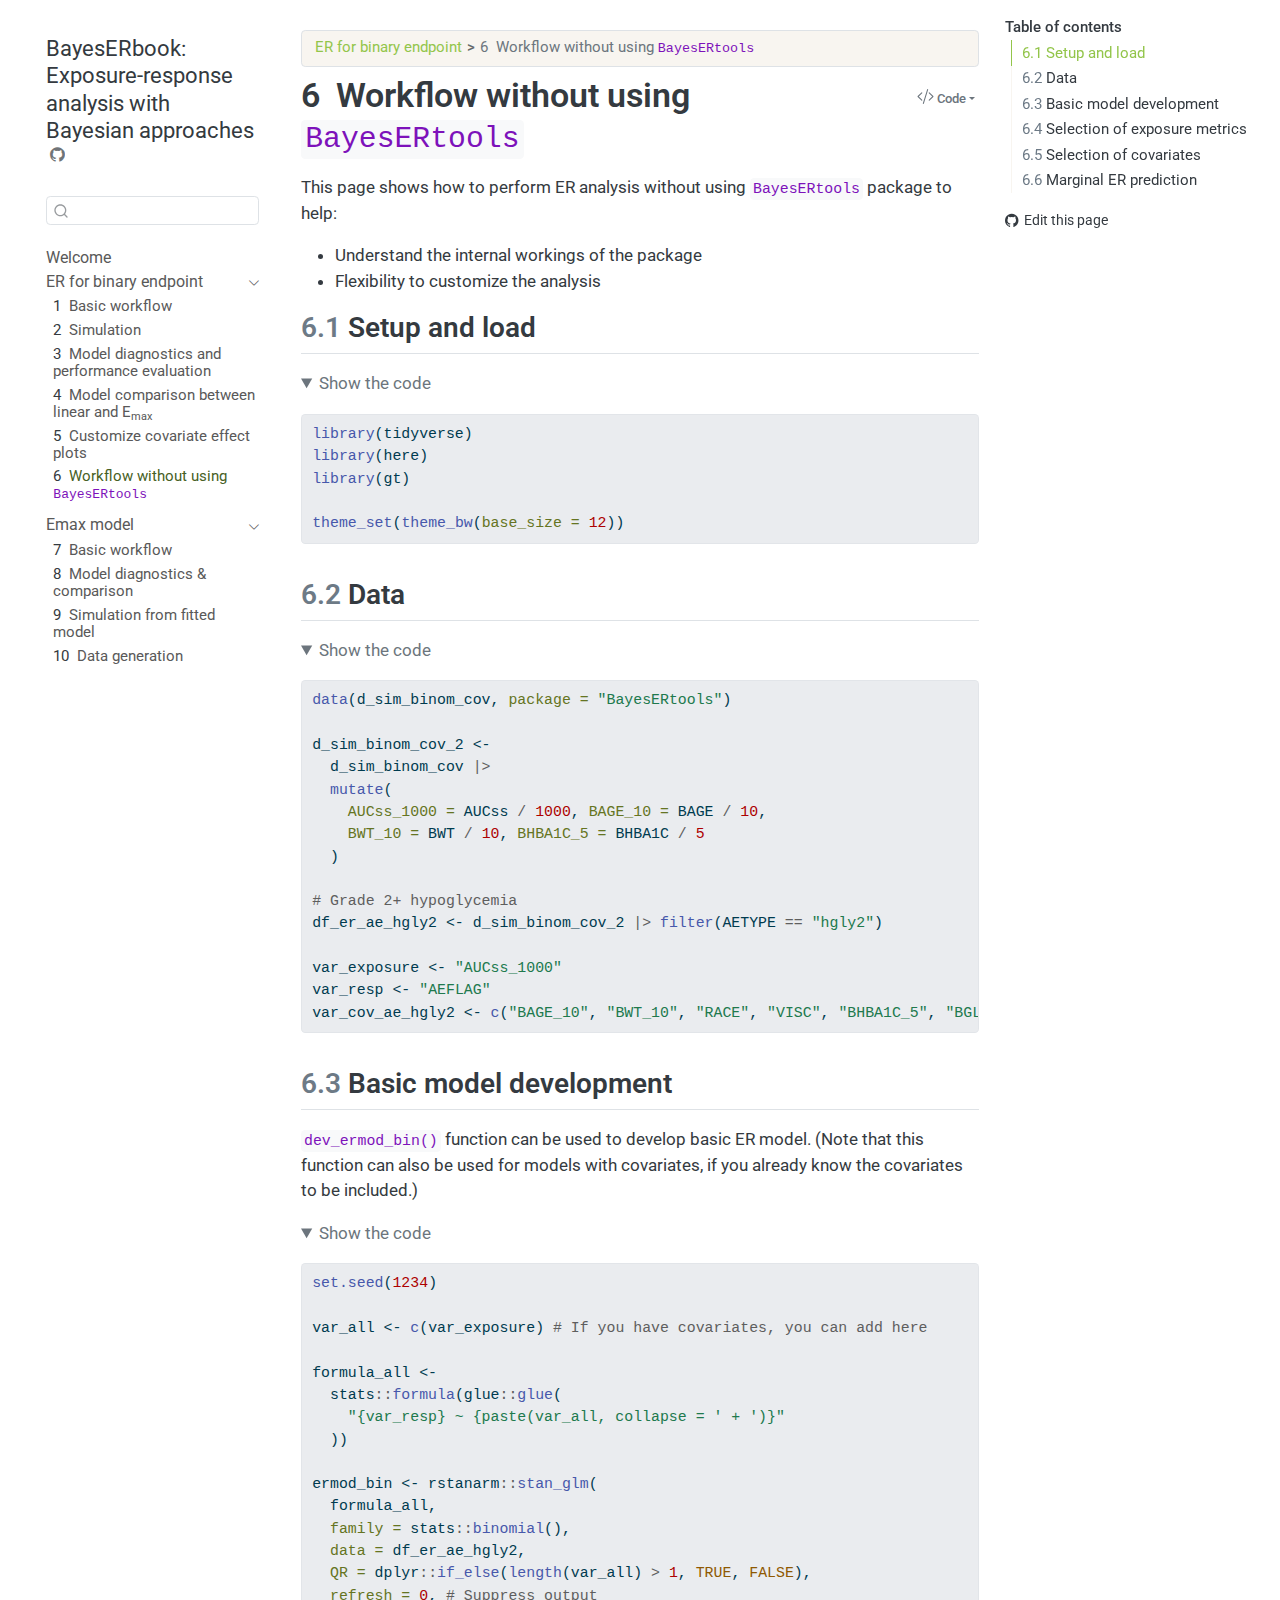
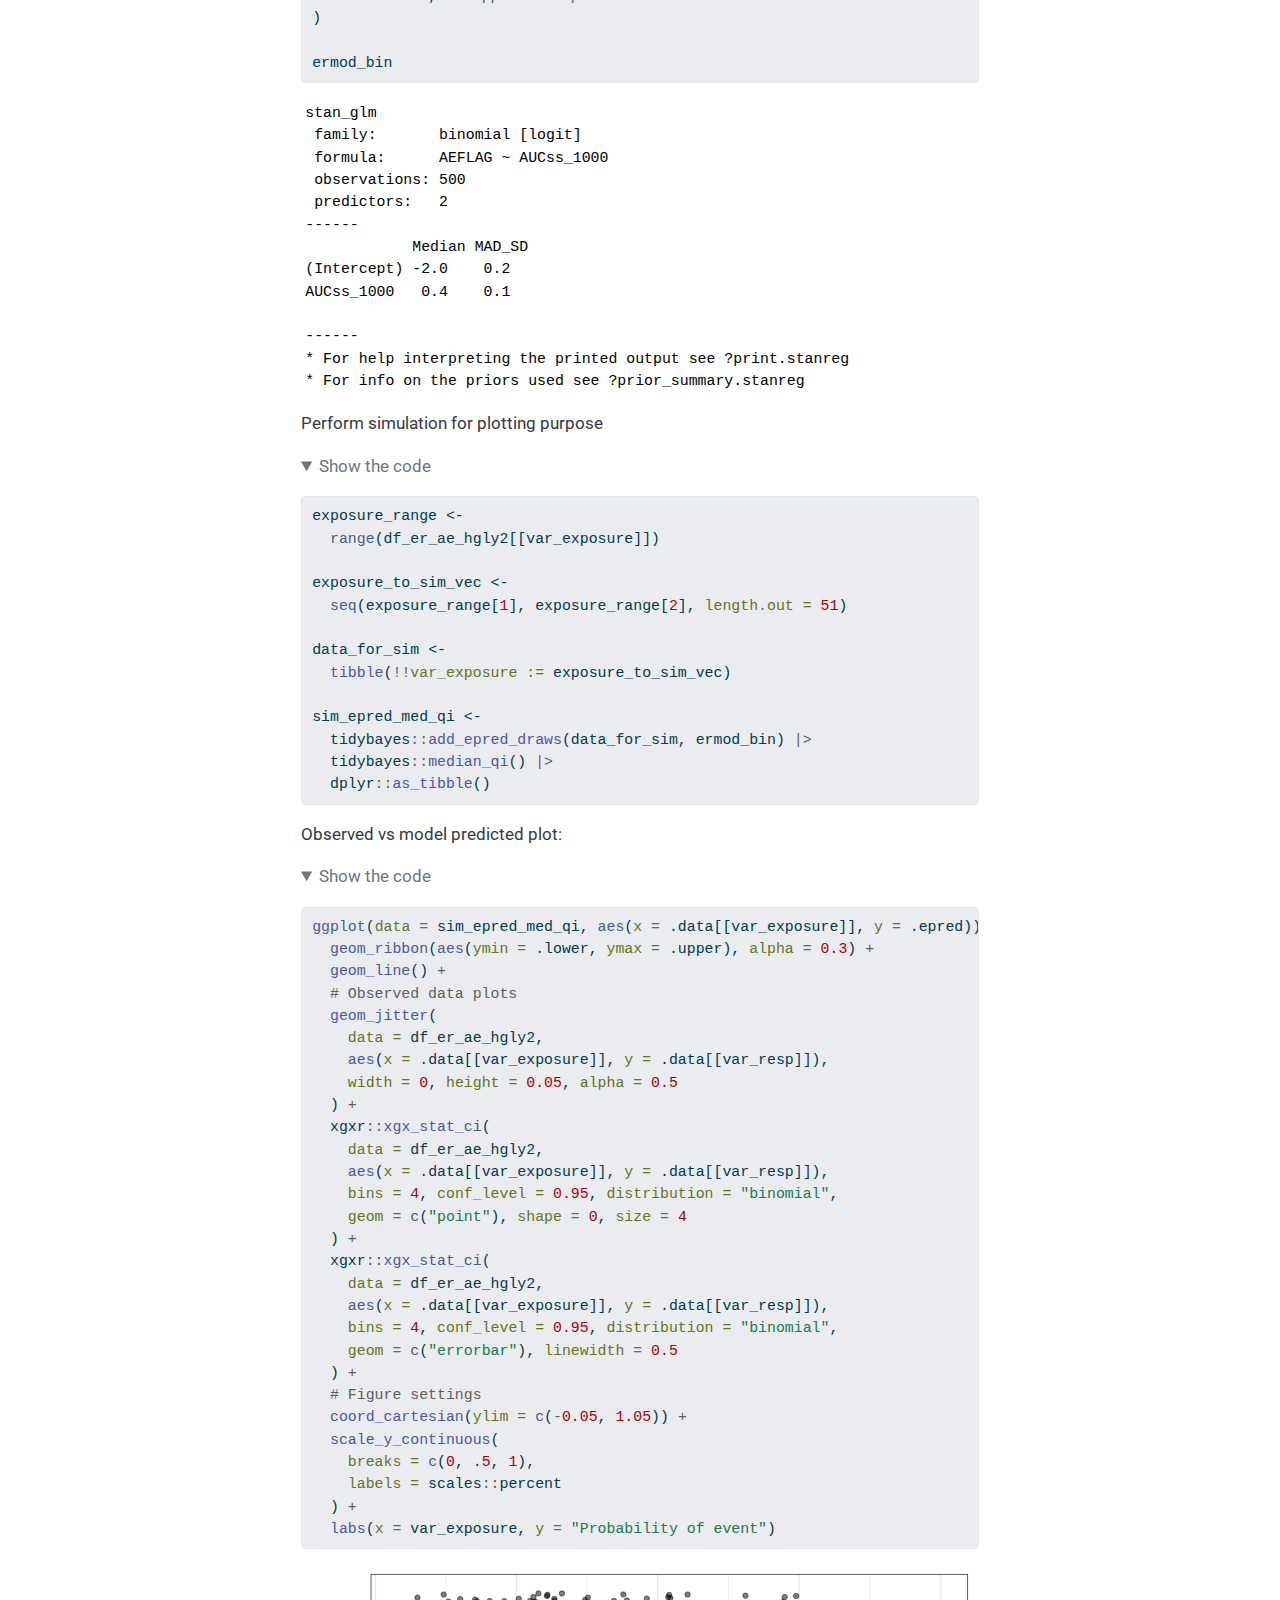
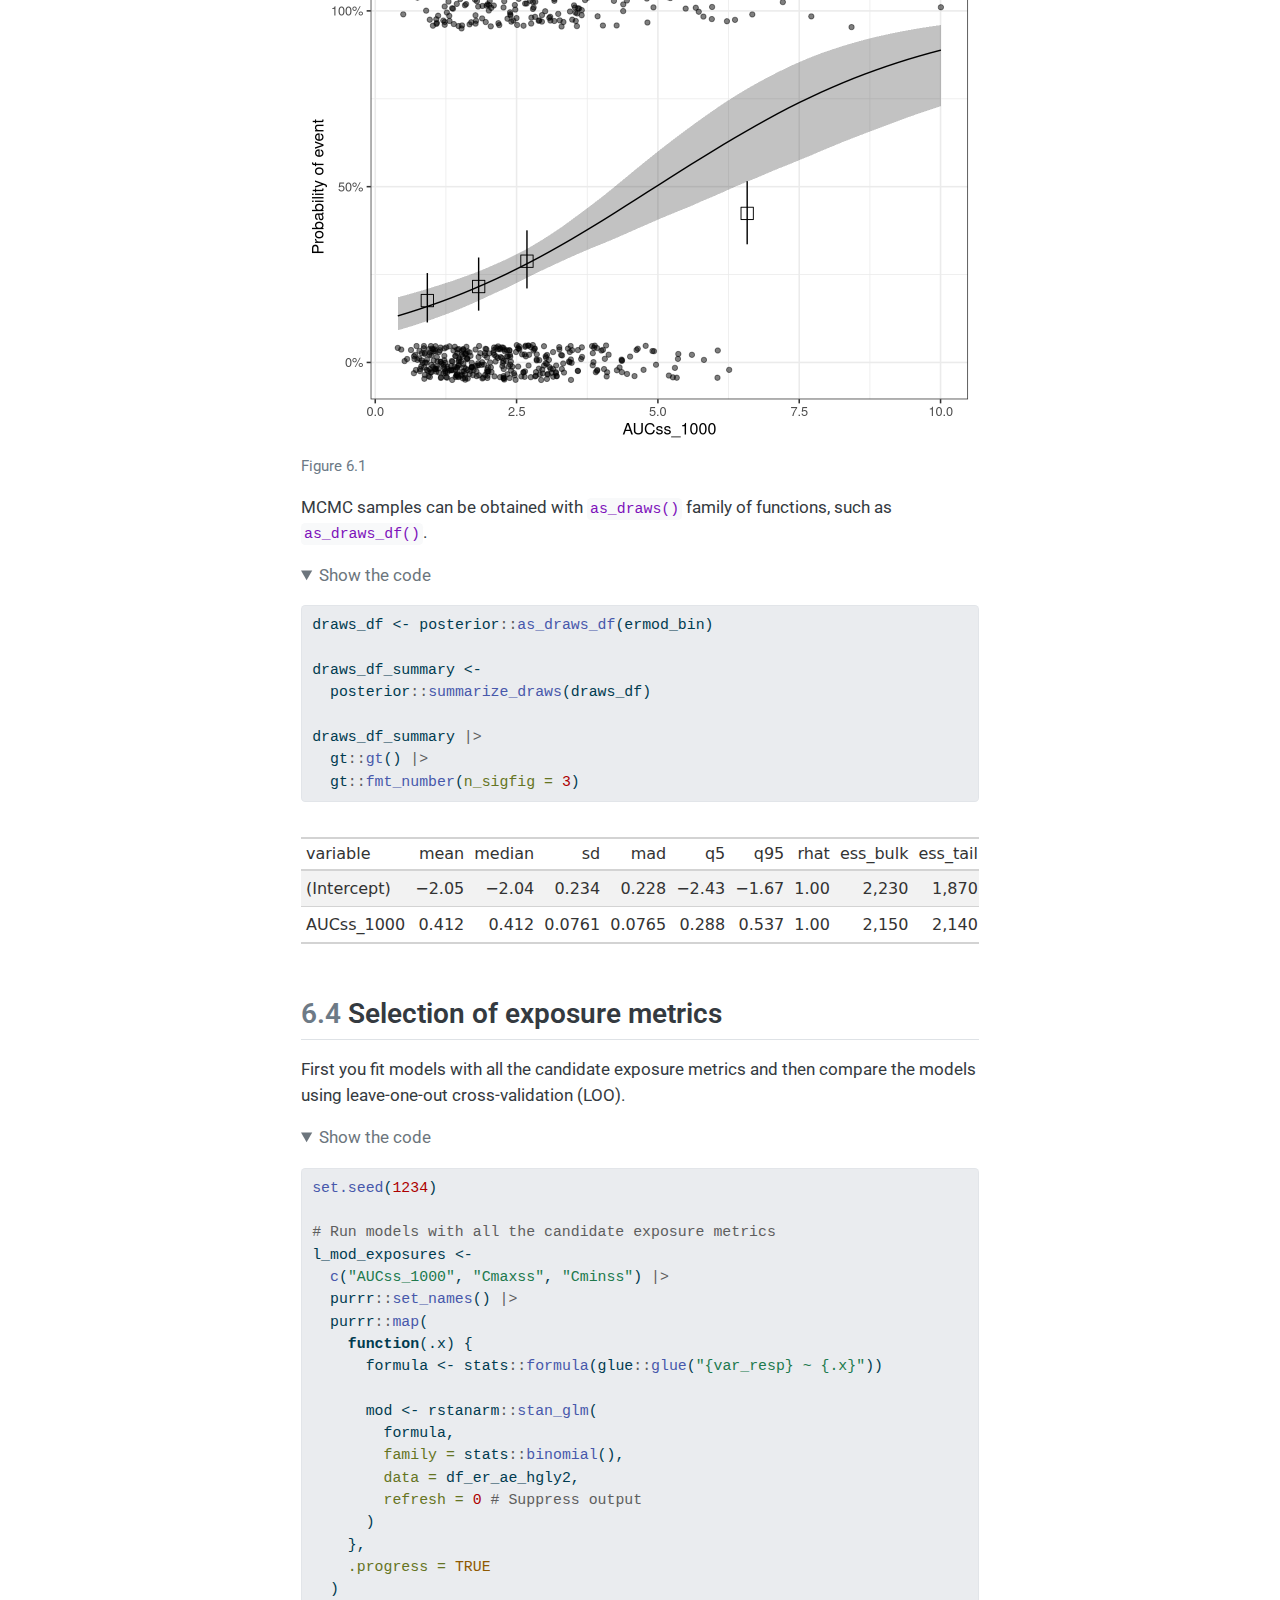
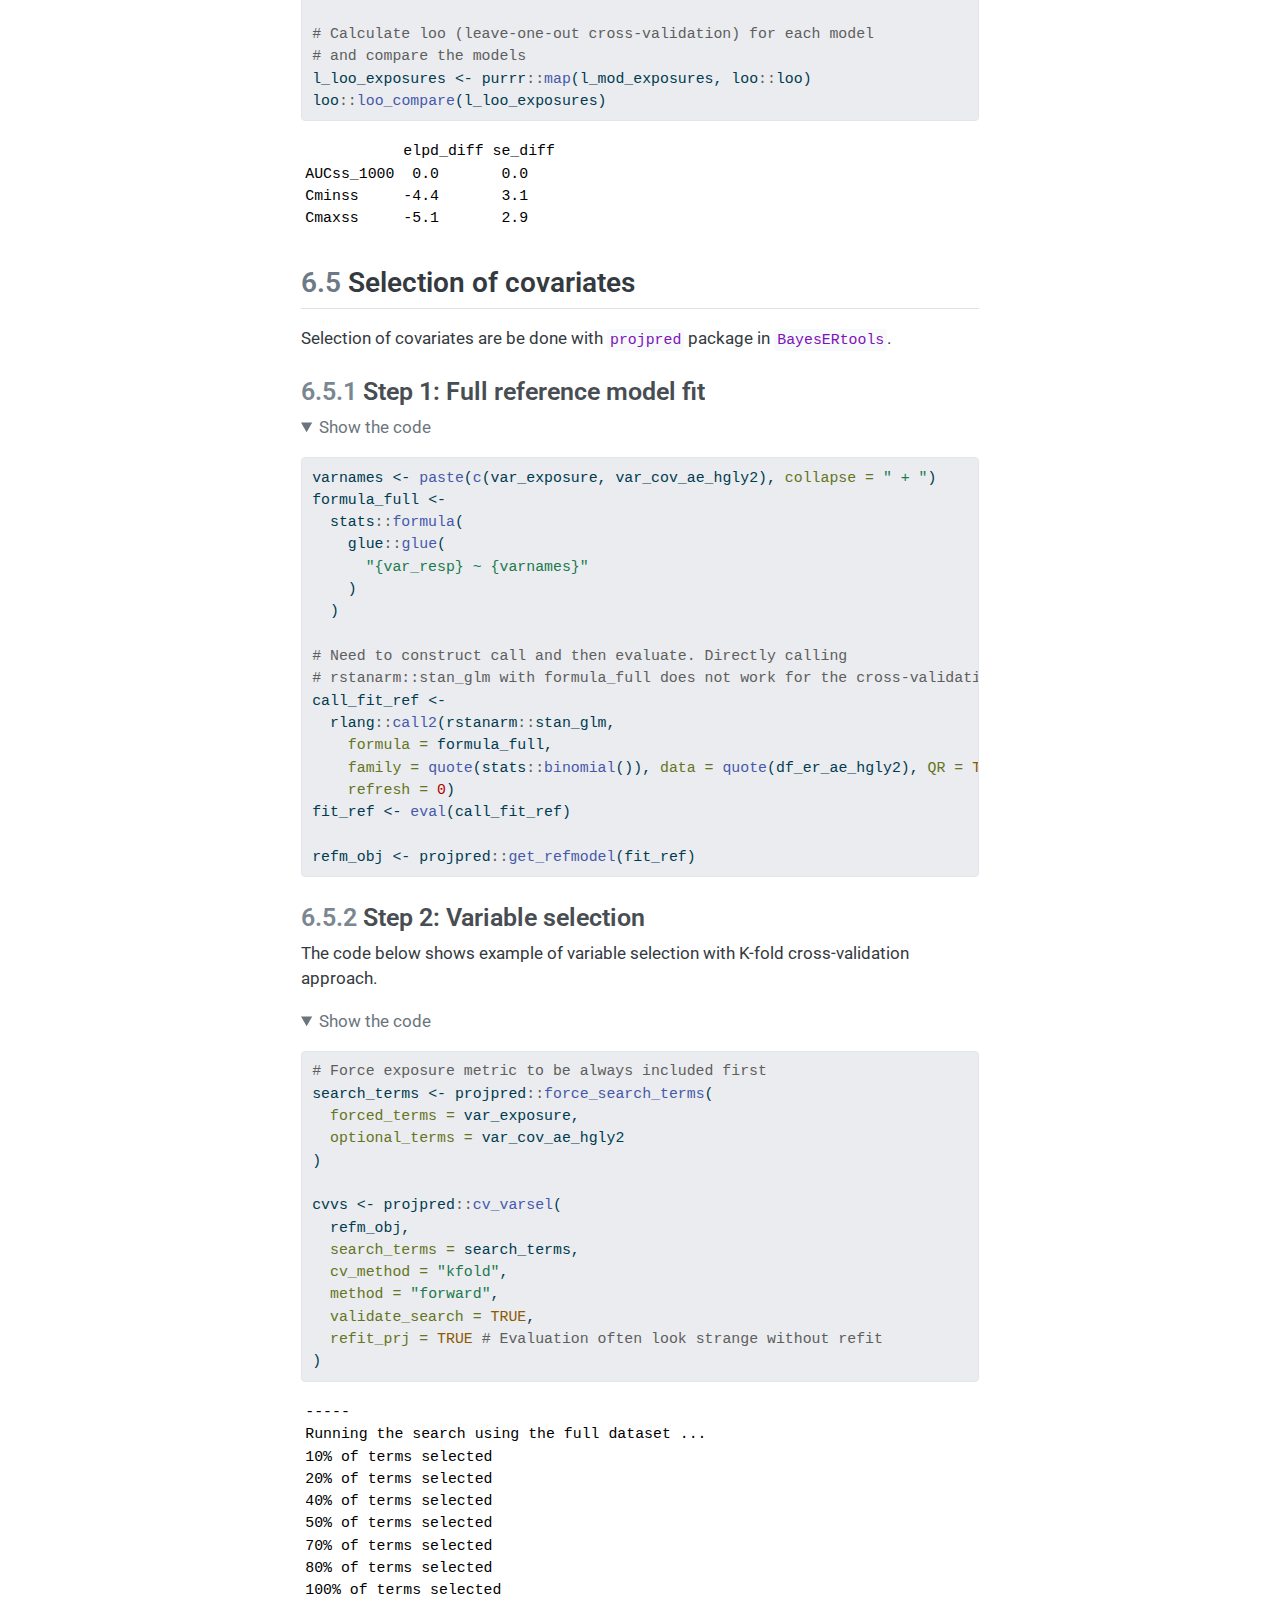
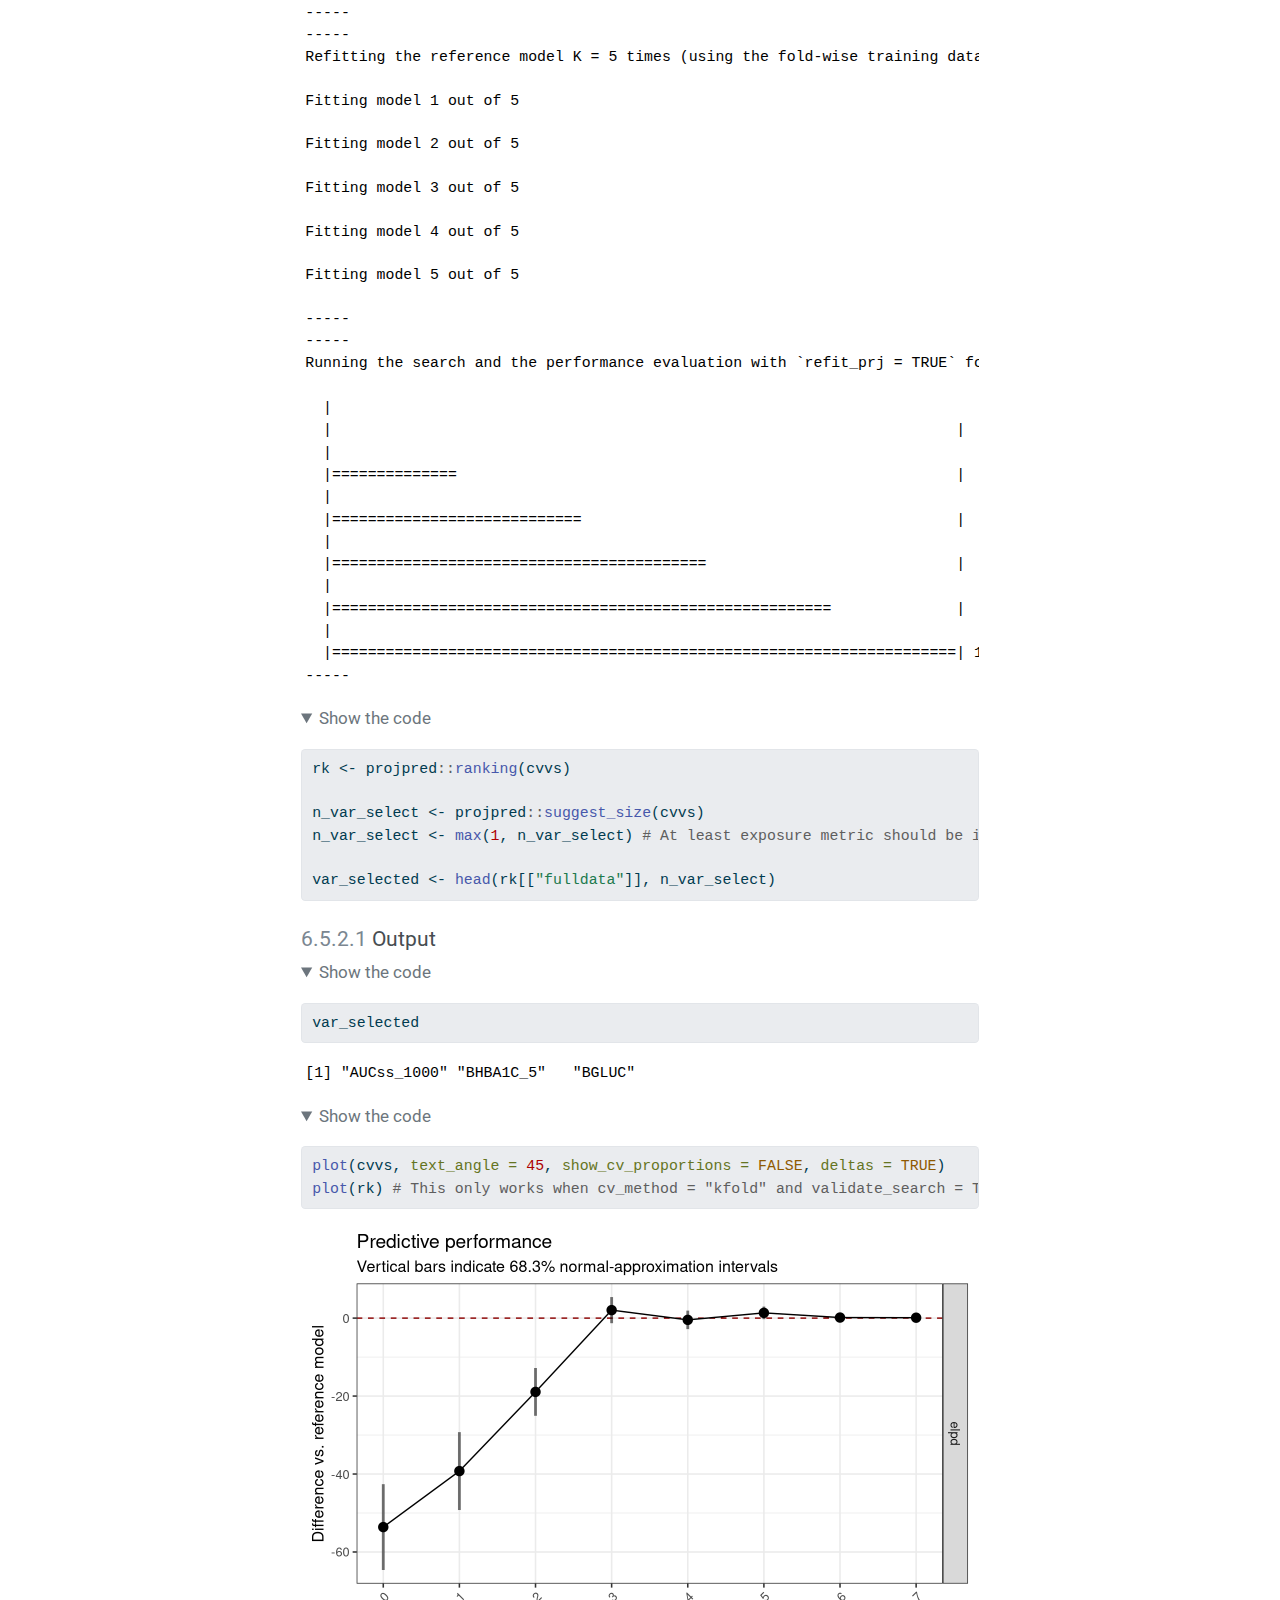
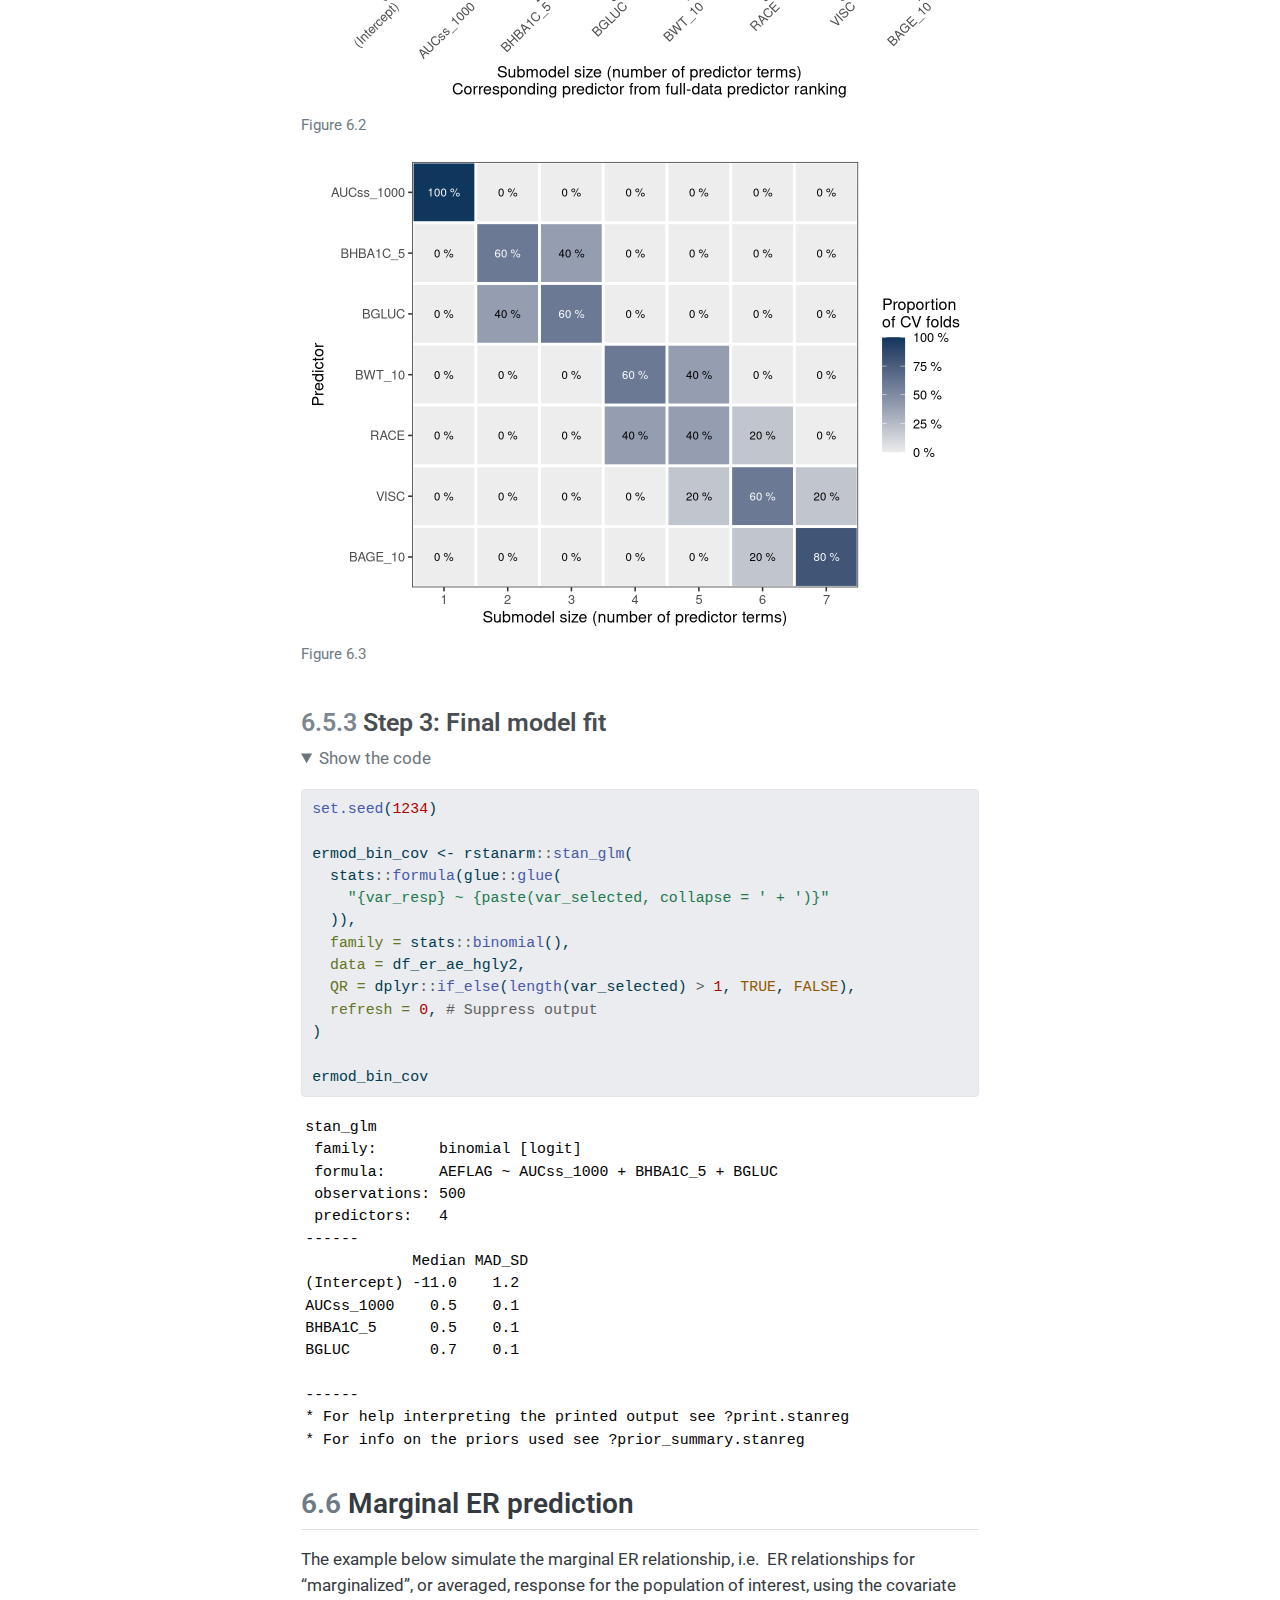
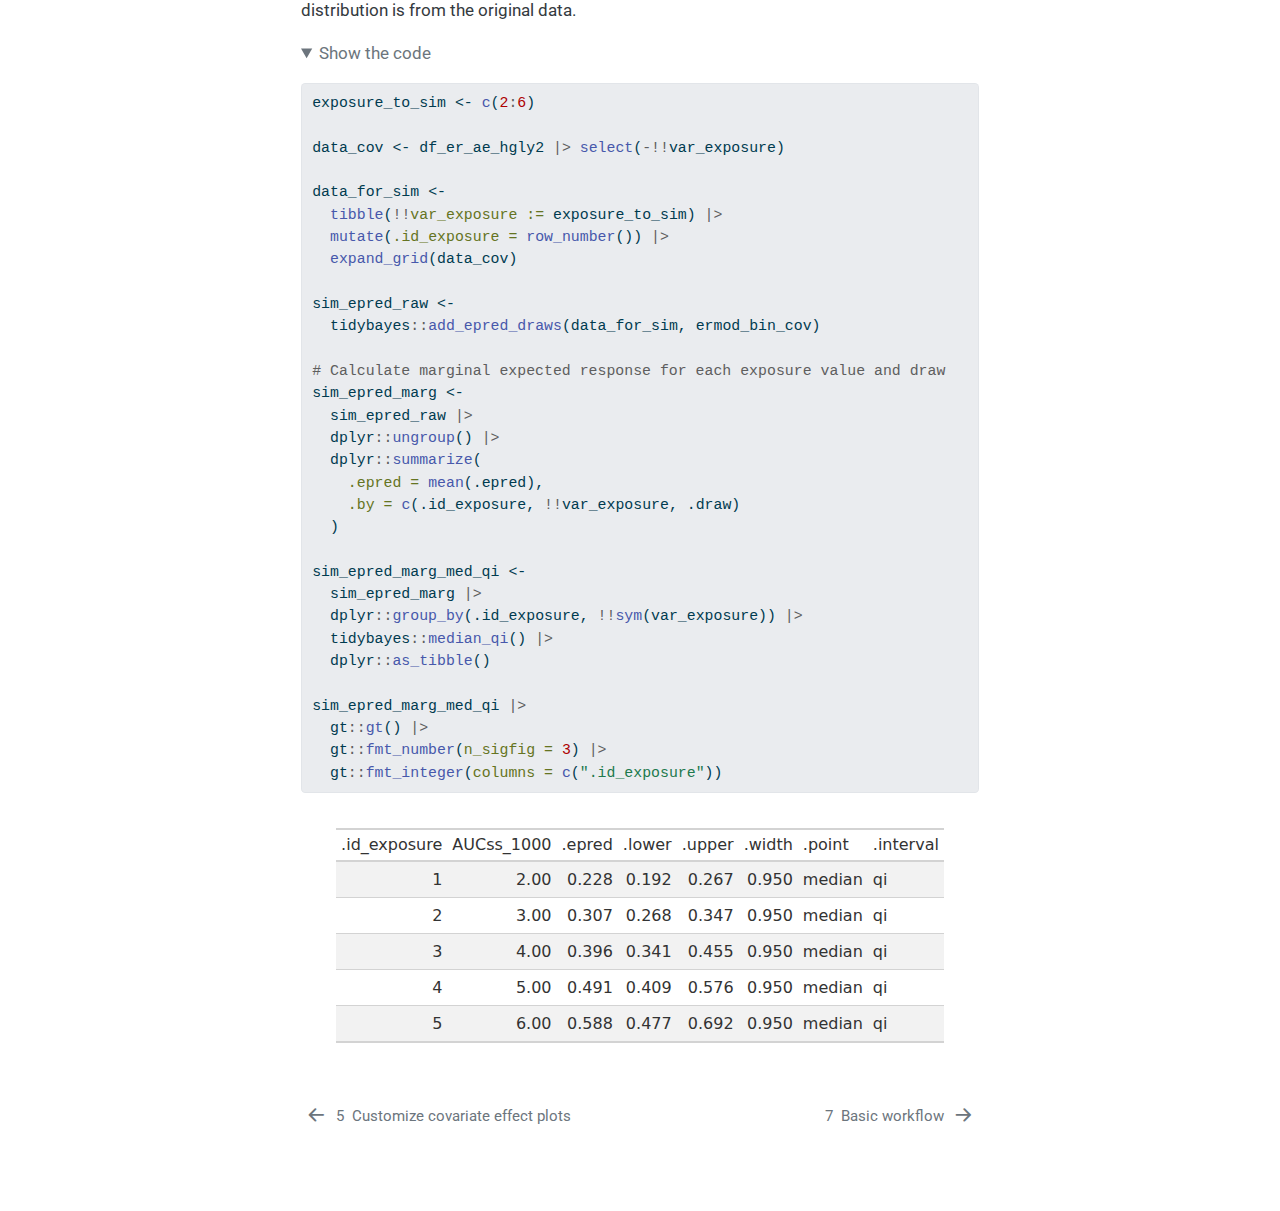
<file: notebook/binary/workflow_wo_package.html>
<!DOCTYPE html>
<html xmlns="http://www.w3.org/1999/xhtml" lang="en" xml:lang="en"><head>

<meta charset="utf-8">
<meta name="generator" content="quarto-1.6.40">

<meta name="viewport" content="width=device-width, initial-scale=1.0, user-scalable=yes">


<title>6&nbsp; Workflow without using BayesERtools – BayesERbook: Exposure-response analysis with Bayesian approaches</title>
<style>
code{white-space: pre-wrap;}
span.smallcaps{font-variant: small-caps;}
div.columns{display: flex; gap: min(4vw, 1.5em);}
div.column{flex: auto; overflow-x: auto;}
div.hanging-indent{margin-left: 1.5em; text-indent: -1.5em;}
ul.task-list{list-style: none;}
ul.task-list li input[type="checkbox"] {
  width: 0.8em;
  margin: 0 0.8em 0.2em -1em; /* quarto-specific, see https://github.com/quarto-dev/quarto-cli/issues/4556 */ 
  vertical-align: middle;
}
/* CSS for syntax highlighting */
pre > code.sourceCode { white-space: pre; position: relative; }
pre > code.sourceCode > span { line-height: 1.25; }
pre > code.sourceCode > span:empty { height: 1.2em; }
.sourceCode { overflow: visible; }
code.sourceCode > span { color: inherit; text-decoration: inherit; }
div.sourceCode { margin: 1em 0; }
pre.sourceCode { margin: 0; }
@media screen {
div.sourceCode { overflow: auto; }
}
@media print {
pre > code.sourceCode { white-space: pre-wrap; }
pre > code.sourceCode > span { display: inline-block; text-indent: -5em; padding-left: 5em; }
}
pre.numberSource code
  { counter-reset: source-line 0; }
pre.numberSource code > span
  { position: relative; left: -4em; counter-increment: source-line; }
pre.numberSource code > span > a:first-child::before
  { content: counter(source-line);
    position: relative; left: -1em; text-align: right; vertical-align: baseline;
    border: none; display: inline-block;
    -webkit-touch-callout: none; -webkit-user-select: none;
    -khtml-user-select: none; -moz-user-select: none;
    -ms-user-select: none; user-select: none;
    padding: 0 4px; width: 4em;
  }
pre.numberSource { margin-left: 3em;  padding-left: 4px; }
div.sourceCode
  {   }
@media screen {
pre > code.sourceCode > span > a:first-child::before { text-decoration: underline; }
}
</style>


<script src="../../site_libs/quarto-nav/quarto-nav.js"></script>
<script src="../../site_libs/quarto-nav/headroom.min.js"></script>
<script src="../../site_libs/clipboard/clipboard.min.js"></script>
<script src="../../site_libs/quarto-search/autocomplete.umd.js"></script>
<script src="../../site_libs/quarto-search/fuse.min.js"></script>
<script src="../../site_libs/quarto-search/quarto-search.js"></script>
<meta name="quarto:offset" content="../../">
<link href="../../notebook/emax/basic_workflow.html" rel="next">
<link href="../../notebook/binary/coveff_customize.html" rel="prev">
<script src="../../site_libs/quarto-html/quarto.js"></script>
<script src="../../site_libs/quarto-html/popper.min.js"></script>
<script src="../../site_libs/quarto-html/tippy.umd.min.js"></script>
<script src="../../site_libs/quarto-html/anchor.min.js"></script>
<link href="../../site_libs/quarto-html/tippy.css" rel="stylesheet">
<link href="../../site_libs/quarto-html/quarto-syntax-highlighting-549806ee2085284f45b00abea8c6df48.css" rel="stylesheet" id="quarto-text-highlighting-styles">
<script src="../../site_libs/bootstrap/bootstrap.min.js"></script>
<link href="../../site_libs/bootstrap/bootstrap-icons.css" rel="stylesheet">
<link href="../../site_libs/bootstrap/bootstrap-b43e370a082453072daa43e15826c9a6.min.css" rel="stylesheet" append-hash="true" id="quarto-bootstrap" data-mode="light">
<script id="quarto-search-options" type="application/json">{
  "location": "sidebar",
  "copy-button": false,
  "collapse-after": 3,
  "panel-placement": "start",
  "type": "textbox",
  "limit": 50,
  "keyboard-shortcut": [
    "f",
    "/",
    "s"
  ],
  "show-item-context": false,
  "language": {
    "search-no-results-text": "No results",
    "search-matching-documents-text": "matching documents",
    "search-copy-link-title": "Copy link to search",
    "search-hide-matches-text": "Hide additional matches",
    "search-more-match-text": "more match in this document",
    "search-more-matches-text": "more matches in this document",
    "search-clear-button-title": "Clear",
    "search-text-placeholder": "",
    "search-detached-cancel-button-title": "Cancel",
    "search-submit-button-title": "Submit",
    "search-label": "Search"
  }
}</script>


</head>

<body class="nav-sidebar floating">

<div id="quarto-search-results"></div>
  <header id="quarto-header" class="headroom fixed-top">
  <nav class="quarto-secondary-nav">
    <div class="container-fluid d-flex">
      <button type="button" class="quarto-btn-toggle btn" data-bs-toggle="collapse" role="button" data-bs-target=".quarto-sidebar-collapse-item" aria-controls="quarto-sidebar" aria-expanded="false" aria-label="Toggle sidebar navigation" onclick="if (window.quartoToggleHeadroom) { window.quartoToggleHeadroom(); }">
        <i class="bi bi-layout-text-sidebar-reverse"></i>
      </button>
        <nav class="quarto-page-breadcrumbs" aria-label="breadcrumb"><ol class="breadcrumb"><li class="breadcrumb-item"><a href="../../notebook/binary/basic_workflow.html">ER for binary endpoint</a></li><li class="breadcrumb-item"><a href="../../notebook/binary/workflow_wo_package.html"><span class="chapter-number">6</span>&nbsp; <span class="chapter-title">Workflow without using <code>BayesERtools</code></span></a></li></ol></nav>
        <a class="flex-grow-1" role="navigation" data-bs-toggle="collapse" data-bs-target=".quarto-sidebar-collapse-item" aria-controls="quarto-sidebar" aria-expanded="false" aria-label="Toggle sidebar navigation" onclick="if (window.quartoToggleHeadroom) { window.quartoToggleHeadroom(); }">      
        </a>
      <button type="button" class="btn quarto-search-button" aria-label="Search" onclick="window.quartoOpenSearch();">
        <i class="bi bi-search"></i>
      </button>
    </div>
  </nav>
</header>
<!-- content -->
<div id="quarto-content" class="quarto-container page-columns page-rows-contents page-layout-article">
<!-- sidebar -->
  <nav id="quarto-sidebar" class="sidebar collapse collapse-horizontal quarto-sidebar-collapse-item sidebar-navigation floating overflow-auto">
    <div class="pt-lg-2 mt-2 text-left sidebar-header">
    <div class="sidebar-title mb-0 py-0">
      <a href="../../">BayesERbook: Exposure-response analysis with Bayesian approaches</a> 
        <div class="sidebar-tools-main">
    <a href="https://github.com/genentech/BayesERbook/" title="Source Code" class="quarto-navigation-tool px-1" aria-label="Source Code"><i class="bi bi-github"></i></a>
</div>
    </div>
      </div>
        <div class="mt-2 flex-shrink-0 align-items-center">
        <div class="sidebar-search">
        <div id="quarto-search" class="" title="Search"></div>
        </div>
        </div>
    <div class="sidebar-menu-container"> 
    <ul class="list-unstyled mt-1">
        <li class="sidebar-item">
  <div class="sidebar-item-container"> 
  <a href="../../index.html" class="sidebar-item-text sidebar-link">
 <span class="menu-text">Welcome</span></a>
  </div>
</li>
        <li class="sidebar-item sidebar-item-section">
      <div class="sidebar-item-container"> 
            <a class="sidebar-item-text sidebar-link text-start" data-bs-toggle="collapse" data-bs-target="#quarto-sidebar-section-1" role="navigation" aria-expanded="true">
 <span class="menu-text">ER for binary endpoint</span></a>
          <a class="sidebar-item-toggle text-start" data-bs-toggle="collapse" data-bs-target="#quarto-sidebar-section-1" role="navigation" aria-expanded="true" aria-label="Toggle section">
            <i class="bi bi-chevron-right ms-2"></i>
          </a> 
      </div>
      <ul id="quarto-sidebar-section-1" class="collapse list-unstyled sidebar-section depth1 show">  
          <li class="sidebar-item">
  <div class="sidebar-item-container"> 
  <a href="../../notebook/binary/basic_workflow.html" class="sidebar-item-text sidebar-link">
 <span class="menu-text"><span class="chapter-number">1</span>&nbsp; <span class="chapter-title">Basic workflow</span></span></a>
  </div>
</li>
          <li class="sidebar-item">
  <div class="sidebar-item-container"> 
  <a href="../../notebook/binary/simulation.html" class="sidebar-item-text sidebar-link">
 <span class="menu-text"><span class="chapter-number">2</span>&nbsp; <span class="chapter-title">Simulation</span></span></a>
  </div>
</li>
          <li class="sidebar-item">
  <div class="sidebar-item-container"> 
  <a href="../../notebook/binary/model_diagnostics.html" class="sidebar-item-text sidebar-link">
 <span class="menu-text"><span class="chapter-number">3</span>&nbsp; <span class="chapter-title">Model diagnostics and performance evaluation</span></span></a>
  </div>
</li>
          <li class="sidebar-item">
  <div class="sidebar-item-container"> 
  <a href="../../notebook/binary/mod_structure_comparison.html" class="sidebar-item-text sidebar-link">
 <span class="menu-text"><span class="chapter-number">4</span>&nbsp; <span class="chapter-title">Model comparison between linear and E<sub>max</sub></span></span></a>
  </div>
</li>
          <li class="sidebar-item">
  <div class="sidebar-item-container"> 
  <a href="../../notebook/binary/coveff_customize.html" class="sidebar-item-text sidebar-link">
 <span class="menu-text"><span class="chapter-number">5</span>&nbsp; <span class="chapter-title">Customize covariate effect plots</span></span></a>
  </div>
</li>
          <li class="sidebar-item">
  <div class="sidebar-item-container"> 
  <a href="../../notebook/binary/workflow_wo_package.html" class="sidebar-item-text sidebar-link active">
 <span class="menu-text"><span class="chapter-number">6</span>&nbsp; <span class="chapter-title">Workflow without using <code>BayesERtools</code></span></span></a>
  </div>
</li>
      </ul>
  </li>
        <li class="sidebar-item sidebar-item-section">
      <div class="sidebar-item-container"> 
            <a class="sidebar-item-text sidebar-link text-start" data-bs-toggle="collapse" data-bs-target="#quarto-sidebar-section-2" role="navigation" aria-expanded="true">
 <span class="menu-text">Emax model</span></a>
          <a class="sidebar-item-toggle text-start" data-bs-toggle="collapse" data-bs-target="#quarto-sidebar-section-2" role="navigation" aria-expanded="true" aria-label="Toggle section">
            <i class="bi bi-chevron-right ms-2"></i>
          </a> 
      </div>
      <ul id="quarto-sidebar-section-2" class="collapse list-unstyled sidebar-section depth1 show">  
          <li class="sidebar-item">
  <div class="sidebar-item-container"> 
  <a href="../../notebook/emax/basic_workflow.html" class="sidebar-item-text sidebar-link">
 <span class="menu-text"><span class="chapter-number">7</span>&nbsp; <span class="chapter-title">Basic workflow</span></span></a>
  </div>
</li>
          <li class="sidebar-item">
  <div class="sidebar-item-container"> 
  <a href="../../notebook/emax/model_diagnostics.html" class="sidebar-item-text sidebar-link">
 <span class="menu-text"><span class="chapter-number">8</span>&nbsp; <span class="chapter-title">Model diagnostics &amp; comparison</span></span></a>
  </div>
</li>
          <li class="sidebar-item">
  <div class="sidebar-item-container"> 
  <a href="../../notebook/emax/simulation.html" class="sidebar-item-text sidebar-link">
 <span class="menu-text"><span class="chapter-number">9</span>&nbsp; <span class="chapter-title">Simulation from fitted model</span></span></a>
  </div>
</li>
          <li class="sidebar-item">
  <div class="sidebar-item-container"> 
  <a href="../../notebook/emax/data_generation.html" class="sidebar-item-text sidebar-link">
 <span class="menu-text"><span class="chapter-number">10</span>&nbsp; <span class="chapter-title">Data generation</span></span></a>
  </div>
</li>
      </ul>
  </li>
    </ul>
    </div>
</nav>
<div id="quarto-sidebar-glass" class="quarto-sidebar-collapse-item" data-bs-toggle="collapse" data-bs-target=".quarto-sidebar-collapse-item"></div>
<!-- margin-sidebar -->
    <div id="quarto-margin-sidebar" class="sidebar margin-sidebar">
        <nav id="TOC" role="doc-toc" class="toc-active">
    <h2 id="toc-title">Table of contents</h2>
   
  <ul>
  <li><a href="#setup-and-load" id="toc-setup-and-load" class="nav-link active" data-scroll-target="#setup-and-load"><span class="header-section-number">6.1</span> Setup and load</a></li>
  <li><a href="#data" id="toc-data" class="nav-link" data-scroll-target="#data"><span class="header-section-number">6.2</span> Data</a></li>
  <li><a href="#basic-model-development" id="toc-basic-model-development" class="nav-link" data-scroll-target="#basic-model-development"><span class="header-section-number">6.3</span> Basic model development</a></li>
  <li><a href="#selection-of-exposure-metrics" id="toc-selection-of-exposure-metrics" class="nav-link" data-scroll-target="#selection-of-exposure-metrics"><span class="header-section-number">6.4</span> Selection of exposure metrics</a></li>
  <li><a href="#selection-of-covariates" id="toc-selection-of-covariates" class="nav-link" data-scroll-target="#selection-of-covariates"><span class="header-section-number">6.5</span> Selection of covariates</a>
  <ul class="collapse">
  <li><a href="#step-1-full-reference-model-fit" id="toc-step-1-full-reference-model-fit" class="nav-link" data-scroll-target="#step-1-full-reference-model-fit"><span class="header-section-number">6.5.1</span> Step 1: Full reference model fit</a></li>
  <li><a href="#step-2-variable-selection" id="toc-step-2-variable-selection" class="nav-link" data-scroll-target="#step-2-variable-selection"><span class="header-section-number">6.5.2</span> Step 2: Variable selection</a></li>
  <li><a href="#step-3-final-model-fit" id="toc-step-3-final-model-fit" class="nav-link" data-scroll-target="#step-3-final-model-fit"><span class="header-section-number">6.5.3</span> Step 3: Final model fit</a></li>
  </ul></li>
  <li><a href="#marginal-er-prediction" id="toc-marginal-er-prediction" class="nav-link" data-scroll-target="#marginal-er-prediction"><span class="header-section-number">6.6</span> Marginal ER prediction</a></li>
  </ul>
<div class="toc-actions"><ul><li><a href="https://github.com/genentech/BayesERbook/edit/main/notebook/binary/workflow_wo_package.qmd" class="toc-action"><i class="bi bi-github"></i>Edit this page</a></li></ul></div></nav>
    </div>
<!-- main -->
<main class="content" id="quarto-document-content">

<header id="title-block-header" class="quarto-title-block default"><nav class="quarto-page-breadcrumbs quarto-title-breadcrumbs d-none d-lg-block" aria-label="breadcrumb"><ol class="breadcrumb"><li class="breadcrumb-item"><a href="../../notebook/binary/basic_workflow.html">ER for binary endpoint</a></li><li class="breadcrumb-item"><a href="../../notebook/binary/workflow_wo_package.html"><span class="chapter-number">6</span>&nbsp; <span class="chapter-title">Workflow without using <code>BayesERtools</code></span></a></li></ol></nav>
<div class="quarto-title">
<div class="quarto-title-block"><div><h1 class="title"><span class="chapter-number">6</span>&nbsp; <span class="chapter-title">Workflow without using <code>BayesERtools</code></span></h1><button type="button" class="btn code-tools-button dropdown-toggle" id="quarto-code-tools-menu" data-bs-toggle="dropdown" aria-expanded="false"><i class="bi"></i> Code</button><ul class="dropdown-menu dropdown-menu-end" aria-labelelledby="quarto-code-tools-menu"><li><a id="quarto-show-all-code" class="dropdown-item" href="javascript:void(0)" role="button">Show All Code</a></li><li><a id="quarto-hide-all-code" class="dropdown-item" href="javascript:void(0)" role="button">Hide All Code</a></li><li><hr class="dropdown-divider"></li><li><a id="quarto-view-source" class="dropdown-item" href="javascript:void(0)" role="button">View Source</a></li></ul></div></div>
</div>



<div class="quarto-title-meta">

    
  
    
  </div>
  


</header>


<p>This page shows how to perform ER analysis without using <code>BayesERtools</code> package to help:</p>
<ul>
<li>Understand the internal workings of the package</li>
<li>Flexibility to customize the analysis</li>
</ul>
<section id="setup-and-load" class="level2" data-number="6.1">
<h2 data-number="6.1" class="anchored" data-anchor-id="setup-and-load"><span class="header-section-number">6.1</span> Setup and load</h2>
<div class="cell">
<details open="" class="code-fold">
<summary>Show the code</summary>
<div class="sourceCode cell-code" id="cb1"><pre class="sourceCode r code-with-copy"><code class="sourceCode r"><span id="cb1-1"><a href="#cb1-1" aria-hidden="true" tabindex="-1"></a><span class="fu">library</span>(tidyverse)</span>
<span id="cb1-2"><a href="#cb1-2" aria-hidden="true" tabindex="-1"></a><span class="fu">library</span>(here)</span>
<span id="cb1-3"><a href="#cb1-3" aria-hidden="true" tabindex="-1"></a><span class="fu">library</span>(gt)</span>
<span id="cb1-4"><a href="#cb1-4" aria-hidden="true" tabindex="-1"></a></span>
<span id="cb1-5"><a href="#cb1-5" aria-hidden="true" tabindex="-1"></a><span class="fu">theme_set</span>(<span class="fu">theme_bw</span>(<span class="at">base_size =</span> <span class="dv">12</span>))</span></code><button title="Copy to Clipboard" class="code-copy-button"><i class="bi"></i></button></pre></div>
</details>
</div>
</section>
<section id="data" class="level2" data-number="6.2">
<h2 data-number="6.2" class="anchored" data-anchor-id="data"><span class="header-section-number">6.2</span> Data</h2>
<div class="cell">
<details open="" class="code-fold">
<summary>Show the code</summary>
<div class="sourceCode cell-code" id="cb2"><pre class="sourceCode r code-with-copy"><code class="sourceCode r"><span id="cb2-1"><a href="#cb2-1" aria-hidden="true" tabindex="-1"></a><span class="fu">data</span>(d_sim_binom_cov, <span class="at">package =</span> <span class="st">"BayesERtools"</span>)</span>
<span id="cb2-2"><a href="#cb2-2" aria-hidden="true" tabindex="-1"></a></span>
<span id="cb2-3"><a href="#cb2-3" aria-hidden="true" tabindex="-1"></a>d_sim_binom_cov_2 <span class="ot">&lt;-</span></span>
<span id="cb2-4"><a href="#cb2-4" aria-hidden="true" tabindex="-1"></a>  d_sim_binom_cov <span class="sc">|&gt;</span></span>
<span id="cb2-5"><a href="#cb2-5" aria-hidden="true" tabindex="-1"></a>  <span class="fu">mutate</span>(</span>
<span id="cb2-6"><a href="#cb2-6" aria-hidden="true" tabindex="-1"></a>    <span class="at">AUCss_1000 =</span> AUCss <span class="sc">/</span> <span class="dv">1000</span>, <span class="at">BAGE_10 =</span> BAGE <span class="sc">/</span> <span class="dv">10</span>,</span>
<span id="cb2-7"><a href="#cb2-7" aria-hidden="true" tabindex="-1"></a>    <span class="at">BWT_10 =</span> BWT <span class="sc">/</span> <span class="dv">10</span>, <span class="at">BHBA1C_5 =</span> BHBA1C <span class="sc">/</span> <span class="dv">5</span></span>
<span id="cb2-8"><a href="#cb2-8" aria-hidden="true" tabindex="-1"></a>  )</span>
<span id="cb2-9"><a href="#cb2-9" aria-hidden="true" tabindex="-1"></a></span>
<span id="cb2-10"><a href="#cb2-10" aria-hidden="true" tabindex="-1"></a><span class="co"># Grade 2+ hypoglycemia</span></span>
<span id="cb2-11"><a href="#cb2-11" aria-hidden="true" tabindex="-1"></a>df_er_ae_hgly2 <span class="ot">&lt;-</span> d_sim_binom_cov_2 <span class="sc">|&gt;</span> <span class="fu">filter</span>(AETYPE <span class="sc">==</span> <span class="st">"hgly2"</span>)</span>
<span id="cb2-12"><a href="#cb2-12" aria-hidden="true" tabindex="-1"></a></span>
<span id="cb2-13"><a href="#cb2-13" aria-hidden="true" tabindex="-1"></a>var_exposure <span class="ot">&lt;-</span> <span class="st">"AUCss_1000"</span></span>
<span id="cb2-14"><a href="#cb2-14" aria-hidden="true" tabindex="-1"></a>var_resp <span class="ot">&lt;-</span> <span class="st">"AEFLAG"</span></span>
<span id="cb2-15"><a href="#cb2-15" aria-hidden="true" tabindex="-1"></a>var_cov_ae_hgly2 <span class="ot">&lt;-</span> <span class="fu">c</span>(<span class="st">"BAGE_10"</span>, <span class="st">"BWT_10"</span>, <span class="st">"RACE"</span>, <span class="st">"VISC"</span>, <span class="st">"BHBA1C_5"</span>, <span class="st">"BGLUC"</span>)</span></code><button title="Copy to Clipboard" class="code-copy-button"><i class="bi"></i></button></pre></div>
</details>
</div>
</section>
<section id="basic-model-development" class="level2" data-number="6.3">
<h2 data-number="6.3" class="anchored" data-anchor-id="basic-model-development"><span class="header-section-number">6.3</span> Basic model development</h2>
<p><code>dev_ermod_bin()</code> function can be used to develop basic ER model. (Note that this function can also be used for models with covariates, if you already know the covariates to be included.)</p>
<div class="cell">
<details open="" class="code-fold">
<summary>Show the code</summary>
<div class="sourceCode cell-code" id="cb3"><pre class="sourceCode r code-with-copy"><code class="sourceCode r"><span id="cb3-1"><a href="#cb3-1" aria-hidden="true" tabindex="-1"></a><span class="fu">set.seed</span>(<span class="dv">1234</span>)</span>
<span id="cb3-2"><a href="#cb3-2" aria-hidden="true" tabindex="-1"></a></span>
<span id="cb3-3"><a href="#cb3-3" aria-hidden="true" tabindex="-1"></a>var_all <span class="ot">&lt;-</span> <span class="fu">c</span>(var_exposure) <span class="co"># If you have covariates, you can add here</span></span>
<span id="cb3-4"><a href="#cb3-4" aria-hidden="true" tabindex="-1"></a></span>
<span id="cb3-5"><a href="#cb3-5" aria-hidden="true" tabindex="-1"></a>formula_all <span class="ot">&lt;-</span></span>
<span id="cb3-6"><a href="#cb3-6" aria-hidden="true" tabindex="-1"></a>  stats<span class="sc">::</span><span class="fu">formula</span>(glue<span class="sc">::</span><span class="fu">glue</span>(</span>
<span id="cb3-7"><a href="#cb3-7" aria-hidden="true" tabindex="-1"></a>    <span class="st">"{var_resp} ~ {paste(var_all, collapse = ' + ')}"</span></span>
<span id="cb3-8"><a href="#cb3-8" aria-hidden="true" tabindex="-1"></a>  ))</span>
<span id="cb3-9"><a href="#cb3-9" aria-hidden="true" tabindex="-1"></a></span>
<span id="cb3-10"><a href="#cb3-10" aria-hidden="true" tabindex="-1"></a>ermod_bin <span class="ot">&lt;-</span> rstanarm<span class="sc">::</span><span class="fu">stan_glm</span>(</span>
<span id="cb3-11"><a href="#cb3-11" aria-hidden="true" tabindex="-1"></a>  formula_all,</span>
<span id="cb3-12"><a href="#cb3-12" aria-hidden="true" tabindex="-1"></a>  <span class="at">family =</span> stats<span class="sc">::</span><span class="fu">binomial</span>(),</span>
<span id="cb3-13"><a href="#cb3-13" aria-hidden="true" tabindex="-1"></a>  <span class="at">data =</span> df_er_ae_hgly2,</span>
<span id="cb3-14"><a href="#cb3-14" aria-hidden="true" tabindex="-1"></a>  <span class="at">QR =</span> dplyr<span class="sc">::</span><span class="fu">if_else</span>(<span class="fu">length</span>(var_all) <span class="sc">&gt;</span> <span class="dv">1</span>, <span class="cn">TRUE</span>, <span class="cn">FALSE</span>),</span>
<span id="cb3-15"><a href="#cb3-15" aria-hidden="true" tabindex="-1"></a>  <span class="at">refresh =</span> <span class="dv">0</span>, <span class="co"># Suppress output</span></span>
<span id="cb3-16"><a href="#cb3-16" aria-hidden="true" tabindex="-1"></a>)</span>
<span id="cb3-17"><a href="#cb3-17" aria-hidden="true" tabindex="-1"></a></span>
<span id="cb3-18"><a href="#cb3-18" aria-hidden="true" tabindex="-1"></a>ermod_bin</span></code><button title="Copy to Clipboard" class="code-copy-button"><i class="bi"></i></button></pre></div>
</details>
<pre class="r-output"><code>stan_glm
 family:       binomial [logit]
 formula:      AEFLAG ~ AUCss_1000
 observations: 500
 predictors:   2
------
            Median MAD_SD
(Intercept) -2.0    0.2  
AUCss_1000   0.4    0.1  

------
* For help interpreting the printed output see ?print.stanreg
* For info on the priors used see ?prior_summary.stanreg
</code></pre>
</div>
<p>Perform simulation for plotting purpose</p>
<div class="cell">
<details open="" class="code-fold">
<summary>Show the code</summary>
<div class="sourceCode cell-code" id="cb4"><pre class="sourceCode r code-with-copy"><code class="sourceCode r"><span id="cb4-1"><a href="#cb4-1" aria-hidden="true" tabindex="-1"></a>exposure_range <span class="ot">&lt;-</span></span>
<span id="cb4-2"><a href="#cb4-2" aria-hidden="true" tabindex="-1"></a>  <span class="fu">range</span>(df_er_ae_hgly2[[var_exposure]])</span>
<span id="cb4-3"><a href="#cb4-3" aria-hidden="true" tabindex="-1"></a></span>
<span id="cb4-4"><a href="#cb4-4" aria-hidden="true" tabindex="-1"></a>exposure_to_sim_vec <span class="ot">&lt;-</span></span>
<span id="cb4-5"><a href="#cb4-5" aria-hidden="true" tabindex="-1"></a>  <span class="fu">seq</span>(exposure_range[<span class="dv">1</span>], exposure_range[<span class="dv">2</span>], <span class="at">length.out =</span> <span class="dv">51</span>)</span>
<span id="cb4-6"><a href="#cb4-6" aria-hidden="true" tabindex="-1"></a></span>
<span id="cb4-7"><a href="#cb4-7" aria-hidden="true" tabindex="-1"></a>data_for_sim <span class="ot">&lt;-</span> </span>
<span id="cb4-8"><a href="#cb4-8" aria-hidden="true" tabindex="-1"></a>  <span class="fu">tibble</span>(<span class="sc">!!</span><span class="at">var_exposure :=</span> exposure_to_sim_vec)</span>
<span id="cb4-9"><a href="#cb4-9" aria-hidden="true" tabindex="-1"></a></span>
<span id="cb4-10"><a href="#cb4-10" aria-hidden="true" tabindex="-1"></a>sim_epred_med_qi <span class="ot">&lt;-</span></span>
<span id="cb4-11"><a href="#cb4-11" aria-hidden="true" tabindex="-1"></a>  tidybayes<span class="sc">::</span><span class="fu">add_epred_draws</span>(data_for_sim, ermod_bin) <span class="sc">|&gt;</span></span>
<span id="cb4-12"><a href="#cb4-12" aria-hidden="true" tabindex="-1"></a>  tidybayes<span class="sc">::</span><span class="fu">median_qi</span>() <span class="sc">|&gt;</span></span>
<span id="cb4-13"><a href="#cb4-13" aria-hidden="true" tabindex="-1"></a>  dplyr<span class="sc">::</span><span class="fu">as_tibble</span>()</span></code><button title="Copy to Clipboard" class="code-copy-button"><i class="bi"></i></button></pre></div>
</details>
</div>
<p>Observed vs model predicted plot:</p>
<div class="cell">
<details open="" class="code-fold">
<summary>Show the code</summary>
<div class="sourceCode cell-code" id="cb5"><pre class="sourceCode r code-with-copy"><code class="sourceCode r"><span id="cb5-1"><a href="#cb5-1" aria-hidden="true" tabindex="-1"></a><span class="fu">ggplot</span>(<span class="at">data =</span> sim_epred_med_qi, <span class="fu">aes</span>(<span class="at">x =</span> .data[[var_exposure]], <span class="at">y =</span> .epred)) <span class="sc">+</span></span>
<span id="cb5-2"><a href="#cb5-2" aria-hidden="true" tabindex="-1"></a>  <span class="fu">geom_ribbon</span>(<span class="fu">aes</span>(<span class="at">ymin =</span> .lower, <span class="at">ymax =</span> .upper), <span class="at">alpha =</span> <span class="fl">0.3</span>) <span class="sc">+</span></span>
<span id="cb5-3"><a href="#cb5-3" aria-hidden="true" tabindex="-1"></a>  <span class="fu">geom_line</span>() <span class="sc">+</span></span>
<span id="cb5-4"><a href="#cb5-4" aria-hidden="true" tabindex="-1"></a>  <span class="co"># Observed data plots</span></span>
<span id="cb5-5"><a href="#cb5-5" aria-hidden="true" tabindex="-1"></a>  <span class="fu">geom_jitter</span>(</span>
<span id="cb5-6"><a href="#cb5-6" aria-hidden="true" tabindex="-1"></a>    <span class="at">data =</span> df_er_ae_hgly2,</span>
<span id="cb5-7"><a href="#cb5-7" aria-hidden="true" tabindex="-1"></a>    <span class="fu">aes</span>(<span class="at">x =</span> .data[[var_exposure]], <span class="at">y =</span> .data[[var_resp]]),</span>
<span id="cb5-8"><a href="#cb5-8" aria-hidden="true" tabindex="-1"></a>    <span class="at">width =</span> <span class="dv">0</span>, <span class="at">height =</span> <span class="fl">0.05</span>, <span class="at">alpha =</span> <span class="fl">0.5</span></span>
<span id="cb5-9"><a href="#cb5-9" aria-hidden="true" tabindex="-1"></a>  ) <span class="sc">+</span></span>
<span id="cb5-10"><a href="#cb5-10" aria-hidden="true" tabindex="-1"></a>  xgxr<span class="sc">::</span><span class="fu">xgx_stat_ci</span>(</span>
<span id="cb5-11"><a href="#cb5-11" aria-hidden="true" tabindex="-1"></a>    <span class="at">data =</span> df_er_ae_hgly2,</span>
<span id="cb5-12"><a href="#cb5-12" aria-hidden="true" tabindex="-1"></a>    <span class="fu">aes</span>(<span class="at">x =</span> .data[[var_exposure]], <span class="at">y =</span> .data[[var_resp]]),</span>
<span id="cb5-13"><a href="#cb5-13" aria-hidden="true" tabindex="-1"></a>    <span class="at">bins =</span> <span class="dv">4</span>, <span class="at">conf_level =</span> <span class="fl">0.95</span>, <span class="at">distribution =</span> <span class="st">"binomial"</span>,</span>
<span id="cb5-14"><a href="#cb5-14" aria-hidden="true" tabindex="-1"></a>    <span class="at">geom =</span> <span class="fu">c</span>(<span class="st">"point"</span>), <span class="at">shape =</span> <span class="dv">0</span>, <span class="at">size =</span> <span class="dv">4</span></span>
<span id="cb5-15"><a href="#cb5-15" aria-hidden="true" tabindex="-1"></a>  ) <span class="sc">+</span></span>
<span id="cb5-16"><a href="#cb5-16" aria-hidden="true" tabindex="-1"></a>  xgxr<span class="sc">::</span><span class="fu">xgx_stat_ci</span>(</span>
<span id="cb5-17"><a href="#cb5-17" aria-hidden="true" tabindex="-1"></a>    <span class="at">data =</span> df_er_ae_hgly2,</span>
<span id="cb5-18"><a href="#cb5-18" aria-hidden="true" tabindex="-1"></a>    <span class="fu">aes</span>(<span class="at">x =</span> .data[[var_exposure]], <span class="at">y =</span> .data[[var_resp]]),</span>
<span id="cb5-19"><a href="#cb5-19" aria-hidden="true" tabindex="-1"></a>    <span class="at">bins =</span> <span class="dv">4</span>, <span class="at">conf_level =</span> <span class="fl">0.95</span>, <span class="at">distribution =</span> <span class="st">"binomial"</span>,</span>
<span id="cb5-20"><a href="#cb5-20" aria-hidden="true" tabindex="-1"></a>    <span class="at">geom =</span> <span class="fu">c</span>(<span class="st">"errorbar"</span>), <span class="at">linewidth =</span> <span class="fl">0.5</span></span>
<span id="cb5-21"><a href="#cb5-21" aria-hidden="true" tabindex="-1"></a>  ) <span class="sc">+</span></span>
<span id="cb5-22"><a href="#cb5-22" aria-hidden="true" tabindex="-1"></a>  <span class="co"># Figure settings</span></span>
<span id="cb5-23"><a href="#cb5-23" aria-hidden="true" tabindex="-1"></a>  <span class="fu">coord_cartesian</span>(<span class="at">ylim =</span> <span class="fu">c</span>(<span class="sc">-</span><span class="fl">0.05</span>, <span class="fl">1.05</span>)) <span class="sc">+</span></span>
<span id="cb5-24"><a href="#cb5-24" aria-hidden="true" tabindex="-1"></a>  <span class="fu">scale_y_continuous</span>(</span>
<span id="cb5-25"><a href="#cb5-25" aria-hidden="true" tabindex="-1"></a>    <span class="at">breaks =</span> <span class="fu">c</span>(<span class="dv">0</span>, .<span class="dv">5</span>, <span class="dv">1</span>),</span>
<span id="cb5-26"><a href="#cb5-26" aria-hidden="true" tabindex="-1"></a>    <span class="at">labels =</span> scales<span class="sc">::</span>percent</span>
<span id="cb5-27"><a href="#cb5-27" aria-hidden="true" tabindex="-1"></a>  ) <span class="sc">+</span></span>
<span id="cb5-28"><a href="#cb5-28" aria-hidden="true" tabindex="-1"></a>  <span class="fu">labs</span>(<span class="at">x =</span> var_exposure, <span class="at">y =</span> <span class="st">"Probability of event"</span>)</span></code><button title="Copy to Clipboard" class="code-copy-button"><i class="bi"></i></button></pre></div>
</details>
<div class="cell-output-display">
<div id="fig-plot-er" class="quarto-float quarto-figure quarto-figure-center anchored" width="672">
<figure class="quarto-float quarto-float-fig figure">
<div aria-describedby="fig-plot-er-caption-0ceaefa1-69ba-4598-a22c-09a6ac19f8ca">
<img src="workflow_wo_package_files/figure-html/fig-plot-er-1.png" id="fig-plot-er" class="img-fluid figure-img" width="672">
</div>
<figcaption class="quarto-float-caption-bottom quarto-float-caption quarto-float-fig quarto-uncaptioned" id="fig-plot-er-caption-0ceaefa1-69ba-4598-a22c-09a6ac19f8ca">
Figure&nbsp;6.1
</figcaption>
</figure>
</div>
</div>
</div>
<p>MCMC samples can be obtained with <code>as_draws()</code> family of functions, such as <code>as_draws_df()</code>.</p>
<div class="cell">
<details open="" class="code-fold">
<summary>Show the code</summary>
<div class="sourceCode cell-code" id="cb6"><pre class="sourceCode r code-with-copy"><code class="sourceCode r"><span id="cb6-1"><a href="#cb6-1" aria-hidden="true" tabindex="-1"></a>draws_df <span class="ot">&lt;-</span> posterior<span class="sc">::</span><span class="fu">as_draws_df</span>(ermod_bin)</span>
<span id="cb6-2"><a href="#cb6-2" aria-hidden="true" tabindex="-1"></a></span>
<span id="cb6-3"><a href="#cb6-3" aria-hidden="true" tabindex="-1"></a>draws_df_summary <span class="ot">&lt;-</span></span>
<span id="cb6-4"><a href="#cb6-4" aria-hidden="true" tabindex="-1"></a>  posterior<span class="sc">::</span><span class="fu">summarize_draws</span>(draws_df)</span>
<span id="cb6-5"><a href="#cb6-5" aria-hidden="true" tabindex="-1"></a></span>
<span id="cb6-6"><a href="#cb6-6" aria-hidden="true" tabindex="-1"></a>draws_df_summary <span class="sc">|&gt;</span></span>
<span id="cb6-7"><a href="#cb6-7" aria-hidden="true" tabindex="-1"></a>  gt<span class="sc">::</span><span class="fu">gt</span>() <span class="sc">|&gt;</span></span>
<span id="cb6-8"><a href="#cb6-8" aria-hidden="true" tabindex="-1"></a>  gt<span class="sc">::</span><span class="fu">fmt_number</span>(<span class="at">n_sigfig =</span> <span class="dv">3</span>)</span></code><button title="Copy to Clipboard" class="code-copy-button"><i class="bi"></i></button></pre></div>
</details>
<div class="cell-output-display">
<div id="nnknajtwbo" style="padding-left:0px;padding-right:0px;padding-top:10px;padding-bottom:10px;overflow-x:auto;overflow-y:auto;width:auto;height:auto;">
<style>#nnknajtwbo table {
  font-family: system-ui, 'Segoe UI', Roboto, Helvetica, Arial, sans-serif, 'Apple Color Emoji', 'Segoe UI Emoji', 'Segoe UI Symbol', 'Noto Color Emoji';
  -webkit-font-smoothing: antialiased;
  -moz-osx-font-smoothing: grayscale;
}

#nnknajtwbo thead, #nnknajtwbo tbody, #nnknajtwbo tfoot, #nnknajtwbo tr, #nnknajtwbo td, #nnknajtwbo th {
  border-style: none;
}

#nnknajtwbo p {
  margin: 0;
  padding: 0;
}

#nnknajtwbo .gt_table {
  display: table;
  border-collapse: collapse;
  line-height: normal;
  margin-left: auto;
  margin-right: auto;
  color: #333333;
  font-size: 16px;
  font-weight: normal;
  font-style: normal;
  background-color: #FFFFFF;
  width: auto;
  border-top-style: solid;
  border-top-width: 2px;
  border-top-color: #A8A8A8;
  border-right-style: none;
  border-right-width: 2px;
  border-right-color: #D3D3D3;
  border-bottom-style: solid;
  border-bottom-width: 2px;
  border-bottom-color: #A8A8A8;
  border-left-style: none;
  border-left-width: 2px;
  border-left-color: #D3D3D3;
}

#nnknajtwbo .gt_caption {
  padding-top: 4px;
  padding-bottom: 4px;
}

#nnknajtwbo .gt_title {
  color: #333333;
  font-size: 125%;
  font-weight: initial;
  padding-top: 4px;
  padding-bottom: 4px;
  padding-left: 5px;
  padding-right: 5px;
  border-bottom-color: #FFFFFF;
  border-bottom-width: 0;
}

#nnknajtwbo .gt_subtitle {
  color: #333333;
  font-size: 85%;
  font-weight: initial;
  padding-top: 3px;
  padding-bottom: 5px;
  padding-left: 5px;
  padding-right: 5px;
  border-top-color: #FFFFFF;
  border-top-width: 0;
}

#nnknajtwbo .gt_heading {
  background-color: #FFFFFF;
  text-align: center;
  border-bottom-color: #FFFFFF;
  border-left-style: none;
  border-left-width: 1px;
  border-left-color: #D3D3D3;
  border-right-style: none;
  border-right-width: 1px;
  border-right-color: #D3D3D3;
}

#nnknajtwbo .gt_bottom_border {
  border-bottom-style: solid;
  border-bottom-width: 2px;
  border-bottom-color: #D3D3D3;
}

#nnknajtwbo .gt_col_headings {
  border-top-style: solid;
  border-top-width: 2px;
  border-top-color: #D3D3D3;
  border-bottom-style: solid;
  border-bottom-width: 2px;
  border-bottom-color: #D3D3D3;
  border-left-style: none;
  border-left-width: 1px;
  border-left-color: #D3D3D3;
  border-right-style: none;
  border-right-width: 1px;
  border-right-color: #D3D3D3;
}

#nnknajtwbo .gt_col_heading {
  color: #333333;
  background-color: #FFFFFF;
  font-size: 100%;
  font-weight: normal;
  text-transform: inherit;
  border-left-style: none;
  border-left-width: 1px;
  border-left-color: #D3D3D3;
  border-right-style: none;
  border-right-width: 1px;
  border-right-color: #D3D3D3;
  vertical-align: bottom;
  padding-top: 5px;
  padding-bottom: 6px;
  padding-left: 5px;
  padding-right: 5px;
  overflow-x: hidden;
}

#nnknajtwbo .gt_column_spanner_outer {
  color: #333333;
  background-color: #FFFFFF;
  font-size: 100%;
  font-weight: normal;
  text-transform: inherit;
  padding-top: 0;
  padding-bottom: 0;
  padding-left: 4px;
  padding-right: 4px;
}

#nnknajtwbo .gt_column_spanner_outer:first-child {
  padding-left: 0;
}

#nnknajtwbo .gt_column_spanner_outer:last-child {
  padding-right: 0;
}

#nnknajtwbo .gt_column_spanner {
  border-bottom-style: solid;
  border-bottom-width: 2px;
  border-bottom-color: #D3D3D3;
  vertical-align: bottom;
  padding-top: 5px;
  padding-bottom: 5px;
  overflow-x: hidden;
  display: inline-block;
  width: 100%;
}

#nnknajtwbo .gt_spanner_row {
  border-bottom-style: hidden;
}

#nnknajtwbo .gt_group_heading {
  padding-top: 8px;
  padding-bottom: 8px;
  padding-left: 5px;
  padding-right: 5px;
  color: #333333;
  background-color: #FFFFFF;
  font-size: 100%;
  font-weight: initial;
  text-transform: inherit;
  border-top-style: solid;
  border-top-width: 2px;
  border-top-color: #D3D3D3;
  border-bottom-style: solid;
  border-bottom-width: 2px;
  border-bottom-color: #D3D3D3;
  border-left-style: none;
  border-left-width: 1px;
  border-left-color: #D3D3D3;
  border-right-style: none;
  border-right-width: 1px;
  border-right-color: #D3D3D3;
  vertical-align: middle;
  text-align: left;
}

#nnknajtwbo .gt_empty_group_heading {
  padding: 0.5px;
  color: #333333;
  background-color: #FFFFFF;
  font-size: 100%;
  font-weight: initial;
  border-top-style: solid;
  border-top-width: 2px;
  border-top-color: #D3D3D3;
  border-bottom-style: solid;
  border-bottom-width: 2px;
  border-bottom-color: #D3D3D3;
  vertical-align: middle;
}

#nnknajtwbo .gt_from_md > :first-child {
  margin-top: 0;
}

#nnknajtwbo .gt_from_md > :last-child {
  margin-bottom: 0;
}

#nnknajtwbo .gt_row {
  padding-top: 8px;
  padding-bottom: 8px;
  padding-left: 5px;
  padding-right: 5px;
  margin: 10px;
  border-top-style: solid;
  border-top-width: 1px;
  border-top-color: #D3D3D3;
  border-left-style: none;
  border-left-width: 1px;
  border-left-color: #D3D3D3;
  border-right-style: none;
  border-right-width: 1px;
  border-right-color: #D3D3D3;
  vertical-align: middle;
  overflow-x: hidden;
}

#nnknajtwbo .gt_stub {
  color: #333333;
  background-color: #FFFFFF;
  font-size: 100%;
  font-weight: initial;
  text-transform: inherit;
  border-right-style: solid;
  border-right-width: 2px;
  border-right-color: #D3D3D3;
  padding-left: 5px;
  padding-right: 5px;
}

#nnknajtwbo .gt_stub_row_group {
  color: #333333;
  background-color: #FFFFFF;
  font-size: 100%;
  font-weight: initial;
  text-transform: inherit;
  border-right-style: solid;
  border-right-width: 2px;
  border-right-color: #D3D3D3;
  padding-left: 5px;
  padding-right: 5px;
  vertical-align: top;
}

#nnknajtwbo .gt_row_group_first td {
  border-top-width: 2px;
}

#nnknajtwbo .gt_row_group_first th {
  border-top-width: 2px;
}

#nnknajtwbo .gt_summary_row {
  color: #333333;
  background-color: #FFFFFF;
  text-transform: inherit;
  padding-top: 8px;
  padding-bottom: 8px;
  padding-left: 5px;
  padding-right: 5px;
}

#nnknajtwbo .gt_first_summary_row {
  border-top-style: solid;
  border-top-color: #D3D3D3;
}

#nnknajtwbo .gt_first_summary_row.thick {
  border-top-width: 2px;
}

#nnknajtwbo .gt_last_summary_row {
  padding-top: 8px;
  padding-bottom: 8px;
  padding-left: 5px;
  padding-right: 5px;
  border-bottom-style: solid;
  border-bottom-width: 2px;
  border-bottom-color: #D3D3D3;
}

#nnknajtwbo .gt_grand_summary_row {
  color: #333333;
  background-color: #FFFFFF;
  text-transform: inherit;
  padding-top: 8px;
  padding-bottom: 8px;
  padding-left: 5px;
  padding-right: 5px;
}

#nnknajtwbo .gt_first_grand_summary_row {
  padding-top: 8px;
  padding-bottom: 8px;
  padding-left: 5px;
  padding-right: 5px;
  border-top-style: double;
  border-top-width: 6px;
  border-top-color: #D3D3D3;
}

#nnknajtwbo .gt_last_grand_summary_row_top {
  padding-top: 8px;
  padding-bottom: 8px;
  padding-left: 5px;
  padding-right: 5px;
  border-bottom-style: double;
  border-bottom-width: 6px;
  border-bottom-color: #D3D3D3;
}

#nnknajtwbo .gt_striped {
  background-color: rgba(128, 128, 128, 0.05);
}

#nnknajtwbo .gt_table_body {
  border-top-style: solid;
  border-top-width: 2px;
  border-top-color: #D3D3D3;
  border-bottom-style: solid;
  border-bottom-width: 2px;
  border-bottom-color: #D3D3D3;
}

#nnknajtwbo .gt_footnotes {
  color: #333333;
  background-color: #FFFFFF;
  border-bottom-style: none;
  border-bottom-width: 2px;
  border-bottom-color: #D3D3D3;
  border-left-style: none;
  border-left-width: 2px;
  border-left-color: #D3D3D3;
  border-right-style: none;
  border-right-width: 2px;
  border-right-color: #D3D3D3;
}

#nnknajtwbo .gt_footnote {
  margin: 0px;
  font-size: 90%;
  padding-top: 4px;
  padding-bottom: 4px;
  padding-left: 5px;
  padding-right: 5px;
}

#nnknajtwbo .gt_sourcenotes {
  color: #333333;
  background-color: #FFFFFF;
  border-bottom-style: none;
  border-bottom-width: 2px;
  border-bottom-color: #D3D3D3;
  border-left-style: none;
  border-left-width: 2px;
  border-left-color: #D3D3D3;
  border-right-style: none;
  border-right-width: 2px;
  border-right-color: #D3D3D3;
}

#nnknajtwbo .gt_sourcenote {
  font-size: 90%;
  padding-top: 4px;
  padding-bottom: 4px;
  padding-left: 5px;
  padding-right: 5px;
}

#nnknajtwbo .gt_left {
  text-align: left;
}

#nnknajtwbo .gt_center {
  text-align: center;
}

#nnknajtwbo .gt_right {
  text-align: right;
  font-variant-numeric: tabular-nums;
}

#nnknajtwbo .gt_font_normal {
  font-weight: normal;
}

#nnknajtwbo .gt_font_bold {
  font-weight: bold;
}

#nnknajtwbo .gt_font_italic {
  font-style: italic;
}

#nnknajtwbo .gt_super {
  font-size: 65%;
}

#nnknajtwbo .gt_footnote_marks {
  font-size: 75%;
  vertical-align: 0.4em;
  position: initial;
}

#nnknajtwbo .gt_asterisk {
  font-size: 100%;
  vertical-align: 0;
}

#nnknajtwbo .gt_indent_1 {
  text-indent: 5px;
}

#nnknajtwbo .gt_indent_2 {
  text-indent: 10px;
}

#nnknajtwbo .gt_indent_3 {
  text-indent: 15px;
}

#nnknajtwbo .gt_indent_4 {
  text-indent: 20px;
}

#nnknajtwbo .gt_indent_5 {
  text-indent: 25px;
}

#nnknajtwbo .katex-display {
  display: inline-flex !important;
  margin-bottom: 0.75em !important;
}

#nnknajtwbo div.Reactable > div.rt-table > div.rt-thead > div.rt-tr.rt-tr-group-header > div.rt-th-group:after {
  height: 0px !important;
}
</style>

<table class="gt_table caption-top table table-sm table-striped small" data-quarto-postprocess="true" data-quarto-disable-processing="false" data-quarto-bootstrap="false">
<thead>
<tr class="gt_col_headings header">
<th id="variable" class="gt_col_heading gt_columns_bottom_border gt_left" data-quarto-table-cell-role="th" scope="col">variable</th>
<th id="mean" class="gt_col_heading gt_columns_bottom_border gt_right" data-quarto-table-cell-role="th" scope="col">mean</th>
<th id="median" class="gt_col_heading gt_columns_bottom_border gt_right" data-quarto-table-cell-role="th" scope="col">median</th>
<th id="sd" class="gt_col_heading gt_columns_bottom_border gt_right" data-quarto-table-cell-role="th" scope="col">sd</th>
<th id="mad" class="gt_col_heading gt_columns_bottom_border gt_right" data-quarto-table-cell-role="th" scope="col">mad</th>
<th id="q5" class="gt_col_heading gt_columns_bottom_border gt_right" data-quarto-table-cell-role="th" scope="col">q5</th>
<th id="q95" class="gt_col_heading gt_columns_bottom_border gt_right" data-quarto-table-cell-role="th" scope="col">q95</th>
<th id="rhat" class="gt_col_heading gt_columns_bottom_border gt_right" data-quarto-table-cell-role="th" scope="col">rhat</th>
<th id="ess_bulk" class="gt_col_heading gt_columns_bottom_border gt_right" data-quarto-table-cell-role="th" scope="col">ess_bulk</th>
<th id="ess_tail" class="gt_col_heading gt_columns_bottom_border gt_right" data-quarto-table-cell-role="th" scope="col">ess_tail</th>
</tr>
</thead>
<tbody class="gt_table_body">
<tr class="odd">
<td class="gt_row gt_left" headers="variable">(Intercept)</td>
<td class="gt_row gt_right" headers="mean">−2.05</td>
<td class="gt_row gt_right" headers="median">−2.04</td>
<td class="gt_row gt_right" headers="sd">0.234</td>
<td class="gt_row gt_right" headers="mad">0.228</td>
<td class="gt_row gt_right" headers="q5">−2.43</td>
<td class="gt_row gt_right" headers="q95">−1.67</td>
<td class="gt_row gt_right" headers="rhat">1.00</td>
<td class="gt_row gt_right" headers="ess_bulk">2,230</td>
<td class="gt_row gt_right" headers="ess_tail">1,870</td>
</tr>
<tr class="even">
<td class="gt_row gt_left" headers="variable">AUCss_1000</td>
<td class="gt_row gt_right" headers="mean">0.412</td>
<td class="gt_row gt_right" headers="median">0.412</td>
<td class="gt_row gt_right" headers="sd">0.0761</td>
<td class="gt_row gt_right" headers="mad">0.0765</td>
<td class="gt_row gt_right" headers="q5">0.288</td>
<td class="gt_row gt_right" headers="q95">0.537</td>
<td class="gt_row gt_right" headers="rhat">1.00</td>
<td class="gt_row gt_right" headers="ess_bulk">2,150</td>
<td class="gt_row gt_right" headers="ess_tail">2,140</td>
</tr>
</tbody>
</table>

</div>
</div>
</div>
</section>
<section id="selection-of-exposure-metrics" class="level2" data-number="6.4">
<h2 data-number="6.4" class="anchored" data-anchor-id="selection-of-exposure-metrics"><span class="header-section-number">6.4</span> Selection of exposure metrics</h2>
<p>First you fit models with all the candidate exposure metrics and then compare the models using leave-one-out cross-validation (LOO).</p>
<div class="cell">
<details open="" class="code-fold">
<summary>Show the code</summary>
<div class="sourceCode cell-code" id="cb7"><pre class="sourceCode r code-with-copy"><code class="sourceCode r"><span id="cb7-1"><a href="#cb7-1" aria-hidden="true" tabindex="-1"></a><span class="fu">set.seed</span>(<span class="dv">1234</span>)</span>
<span id="cb7-2"><a href="#cb7-2" aria-hidden="true" tabindex="-1"></a></span>
<span id="cb7-3"><a href="#cb7-3" aria-hidden="true" tabindex="-1"></a><span class="co"># Run models with all the candidate exposure metrics</span></span>
<span id="cb7-4"><a href="#cb7-4" aria-hidden="true" tabindex="-1"></a>l_mod_exposures <span class="ot">&lt;-</span></span>
<span id="cb7-5"><a href="#cb7-5" aria-hidden="true" tabindex="-1"></a>  <span class="fu">c</span>(<span class="st">"AUCss_1000"</span>, <span class="st">"Cmaxss"</span>, <span class="st">"Cminss"</span>) <span class="sc">|&gt;</span></span>
<span id="cb7-6"><a href="#cb7-6" aria-hidden="true" tabindex="-1"></a>  purrr<span class="sc">::</span><span class="fu">set_names</span>() <span class="sc">|&gt;</span></span>
<span id="cb7-7"><a href="#cb7-7" aria-hidden="true" tabindex="-1"></a>  purrr<span class="sc">::</span><span class="fu">map</span>(</span>
<span id="cb7-8"><a href="#cb7-8" aria-hidden="true" tabindex="-1"></a>    <span class="cf">function</span>(.x) {</span>
<span id="cb7-9"><a href="#cb7-9" aria-hidden="true" tabindex="-1"></a>      formula <span class="ot">&lt;-</span> stats<span class="sc">::</span><span class="fu">formula</span>(glue<span class="sc">::</span><span class="fu">glue</span>(<span class="st">"{var_resp} ~ {.x}"</span>))</span>
<span id="cb7-10"><a href="#cb7-10" aria-hidden="true" tabindex="-1"></a>      </span>
<span id="cb7-11"><a href="#cb7-11" aria-hidden="true" tabindex="-1"></a>      mod <span class="ot">&lt;-</span> rstanarm<span class="sc">::</span><span class="fu">stan_glm</span>(</span>
<span id="cb7-12"><a href="#cb7-12" aria-hidden="true" tabindex="-1"></a>        formula,</span>
<span id="cb7-13"><a href="#cb7-13" aria-hidden="true" tabindex="-1"></a>        <span class="at">family =</span> stats<span class="sc">::</span><span class="fu">binomial</span>(),</span>
<span id="cb7-14"><a href="#cb7-14" aria-hidden="true" tabindex="-1"></a>        <span class="at">data =</span> df_er_ae_hgly2,</span>
<span id="cb7-15"><a href="#cb7-15" aria-hidden="true" tabindex="-1"></a>        <span class="at">refresh =</span> <span class="dv">0</span> <span class="co"># Suppress output</span></span>
<span id="cb7-16"><a href="#cb7-16" aria-hidden="true" tabindex="-1"></a>      )</span>
<span id="cb7-17"><a href="#cb7-17" aria-hidden="true" tabindex="-1"></a>    },</span>
<span id="cb7-18"><a href="#cb7-18" aria-hidden="true" tabindex="-1"></a>    <span class="at">.progress =</span> <span class="cn">TRUE</span></span>
<span id="cb7-19"><a href="#cb7-19" aria-hidden="true" tabindex="-1"></a>  )</span>
<span id="cb7-20"><a href="#cb7-20" aria-hidden="true" tabindex="-1"></a></span>
<span id="cb7-21"><a href="#cb7-21" aria-hidden="true" tabindex="-1"></a><span class="co"># Calculate loo (leave-one-out cross-validation) for each model</span></span>
<span id="cb7-22"><a href="#cb7-22" aria-hidden="true" tabindex="-1"></a><span class="co"># and compare the models</span></span>
<span id="cb7-23"><a href="#cb7-23" aria-hidden="true" tabindex="-1"></a>l_loo_exposures <span class="ot">&lt;-</span> purrr<span class="sc">::</span><span class="fu">map</span>(l_mod_exposures, loo<span class="sc">::</span>loo)</span>
<span id="cb7-24"><a href="#cb7-24" aria-hidden="true" tabindex="-1"></a>loo<span class="sc">::</span><span class="fu">loo_compare</span>(l_loo_exposures)</span></code><button title="Copy to Clipboard" class="code-copy-button"><i class="bi"></i></button></pre></div>
</details>
<pre class="r-output"><code>           elpd_diff se_diff
AUCss_1000  0.0       0.0   
Cminss     -4.4       3.1   
Cmaxss     -5.1       2.9   
</code></pre>
</div>
</section>
<section id="selection-of-covariates" class="level2" data-number="6.5">
<h2 data-number="6.5" class="anchored" data-anchor-id="selection-of-covariates"><span class="header-section-number">6.5</span> Selection of covariates</h2>
<p>Selection of covariates are be done with <code>projpred</code> package in <code>BayesERtools</code>.</p>
<section id="step-1-full-reference-model-fit" class="level3" data-number="6.5.1">
<h3 data-number="6.5.1" class="anchored" data-anchor-id="step-1-full-reference-model-fit"><span class="header-section-number">6.5.1</span> Step 1: Full reference model fit</h3>
<div class="cell">
<details open="" class="code-fold">
<summary>Show the code</summary>
<div class="sourceCode cell-code" id="cb8"><pre class="sourceCode r code-with-copy"><code class="sourceCode r"><span id="cb8-1"><a href="#cb8-1" aria-hidden="true" tabindex="-1"></a>varnames <span class="ot">&lt;-</span> <span class="fu">paste</span>(<span class="fu">c</span>(var_exposure, var_cov_ae_hgly2), <span class="at">collapse =</span> <span class="st">" + "</span>)</span>
<span id="cb8-2"><a href="#cb8-2" aria-hidden="true" tabindex="-1"></a>formula_full <span class="ot">&lt;-</span></span>
<span id="cb8-3"><a href="#cb8-3" aria-hidden="true" tabindex="-1"></a>  stats<span class="sc">::</span><span class="fu">formula</span>(</span>
<span id="cb8-4"><a href="#cb8-4" aria-hidden="true" tabindex="-1"></a>    glue<span class="sc">::</span><span class="fu">glue</span>(</span>
<span id="cb8-5"><a href="#cb8-5" aria-hidden="true" tabindex="-1"></a>      <span class="st">"{var_resp} ~ {varnames}"</span></span>
<span id="cb8-6"><a href="#cb8-6" aria-hidden="true" tabindex="-1"></a>    )</span>
<span id="cb8-7"><a href="#cb8-7" aria-hidden="true" tabindex="-1"></a>  )</span>
<span id="cb8-8"><a href="#cb8-8" aria-hidden="true" tabindex="-1"></a></span>
<span id="cb8-9"><a href="#cb8-9" aria-hidden="true" tabindex="-1"></a><span class="co"># Need to construct call and then evaluate. Directly calling</span></span>
<span id="cb8-10"><a href="#cb8-10" aria-hidden="true" tabindex="-1"></a><span class="co"># rstanarm::stan_glm with formula_full does not work for the cross-validation</span></span>
<span id="cb8-11"><a href="#cb8-11" aria-hidden="true" tabindex="-1"></a>call_fit_ref <span class="ot">&lt;-</span></span>
<span id="cb8-12"><a href="#cb8-12" aria-hidden="true" tabindex="-1"></a>  rlang<span class="sc">::</span><span class="fu">call2</span>(rstanarm<span class="sc">::</span>stan_glm,</span>
<span id="cb8-13"><a href="#cb8-13" aria-hidden="true" tabindex="-1"></a>    <span class="at">formula =</span> formula_full,</span>
<span id="cb8-14"><a href="#cb8-14" aria-hidden="true" tabindex="-1"></a>    <span class="at">family =</span> <span class="fu">quote</span>(stats<span class="sc">::</span><span class="fu">binomial</span>()), <span class="at">data =</span> <span class="fu">quote</span>(df_er_ae_hgly2), <span class="at">QR =</span> <span class="cn">TRUE</span>,</span>
<span id="cb8-15"><a href="#cb8-15" aria-hidden="true" tabindex="-1"></a>    <span class="at">refresh =</span> <span class="dv">0</span>)</span>
<span id="cb8-16"><a href="#cb8-16" aria-hidden="true" tabindex="-1"></a>fit_ref <span class="ot">&lt;-</span> <span class="fu">eval</span>(call_fit_ref)</span>
<span id="cb8-17"><a href="#cb8-17" aria-hidden="true" tabindex="-1"></a></span>
<span id="cb8-18"><a href="#cb8-18" aria-hidden="true" tabindex="-1"></a>refm_obj <span class="ot">&lt;-</span> projpred<span class="sc">::</span><span class="fu">get_refmodel</span>(fit_ref)</span></code><button title="Copy to Clipboard" class="code-copy-button"><i class="bi"></i></button></pre></div>
</details>
</div>
</section>
<section id="step-2-variable-selection" class="level3" data-number="6.5.2">
<h3 data-number="6.5.2" class="anchored" data-anchor-id="step-2-variable-selection"><span class="header-section-number">6.5.2</span> Step 2: Variable selection</h3>
<p>The code below shows example of variable selection with K-fold cross-validation approach.</p>
<div class="cell">
<details open="" class="code-fold">
<summary>Show the code</summary>
<div class="sourceCode cell-code" id="cb9"><pre class="sourceCode r code-with-copy"><code class="sourceCode r"><span id="cb9-1"><a href="#cb9-1" aria-hidden="true" tabindex="-1"></a><span class="co"># Force exposure metric to be always included first</span></span>
<span id="cb9-2"><a href="#cb9-2" aria-hidden="true" tabindex="-1"></a>search_terms <span class="ot">&lt;-</span> projpred<span class="sc">::</span><span class="fu">force_search_terms</span>(</span>
<span id="cb9-3"><a href="#cb9-3" aria-hidden="true" tabindex="-1"></a>  <span class="at">forced_terms =</span> var_exposure,</span>
<span id="cb9-4"><a href="#cb9-4" aria-hidden="true" tabindex="-1"></a>  <span class="at">optional_terms =</span> var_cov_ae_hgly2</span>
<span id="cb9-5"><a href="#cb9-5" aria-hidden="true" tabindex="-1"></a>)</span>
<span id="cb9-6"><a href="#cb9-6" aria-hidden="true" tabindex="-1"></a></span>
<span id="cb9-7"><a href="#cb9-7" aria-hidden="true" tabindex="-1"></a>cvvs <span class="ot">&lt;-</span> projpred<span class="sc">::</span><span class="fu">cv_varsel</span>(</span>
<span id="cb9-8"><a href="#cb9-8" aria-hidden="true" tabindex="-1"></a>  refm_obj,</span>
<span id="cb9-9"><a href="#cb9-9" aria-hidden="true" tabindex="-1"></a>  <span class="at">search_terms =</span> search_terms,</span>
<span id="cb9-10"><a href="#cb9-10" aria-hidden="true" tabindex="-1"></a>  <span class="at">cv_method =</span> <span class="st">"kfold"</span>,</span>
<span id="cb9-11"><a href="#cb9-11" aria-hidden="true" tabindex="-1"></a>  <span class="at">method =</span> <span class="st">"forward"</span>,</span>
<span id="cb9-12"><a href="#cb9-12" aria-hidden="true" tabindex="-1"></a>  <span class="at">validate_search =</span> <span class="cn">TRUE</span>,</span>
<span id="cb9-13"><a href="#cb9-13" aria-hidden="true" tabindex="-1"></a>  <span class="at">refit_prj =</span> <span class="cn">TRUE</span> <span class="co"># Evaluation often look strange without refit</span></span>
<span id="cb9-14"><a href="#cb9-14" aria-hidden="true" tabindex="-1"></a>)</span></code><button title="Copy to Clipboard" class="code-copy-button"><i class="bi"></i></button></pre></div>
</details>
<pre class="r-output"><code>-----
Running the search using the full dataset ...
10% of terms selected
20% of terms selected
40% of terms selected
50% of terms selected
70% of terms selected
80% of terms selected
100% of terms selected
-----
-----
Refitting the reference model K = 5 times (using the fold-wise training data) ...
</code></pre>
<pre class="r-output"><code>Fitting model 1 out of 5
</code></pre>
<pre class="r-output"><code>Fitting model 2 out of 5
</code></pre>
<pre class="r-output"><code>Fitting model 3 out of 5
</code></pre>
<pre class="r-output"><code>Fitting model 4 out of 5
</code></pre>
<pre class="r-output"><code>Fitting model 5 out of 5
</code></pre>
<pre class="r-output"><code>-----
-----
Running the search and the performance evaluation with `refit_prj = TRUE` for each of the K = 5 CV folds separately ...

  |                                                                            
  |                                                                      |   0%
  |                                                                            
  |==============                                                        |  20%
  |                                                                            
  |============================                                          |  40%
  |                                                                            
  |==========================================                            |  60%
  |                                                                            
  |========================================================              |  80%
  |                                                                            
  |======================================================================| 100%
-----
</code></pre>
<details open="" class="code-fold">
<summary>Show the code</summary>
<div class="sourceCode cell-code" id="cb10"><pre class="sourceCode r code-with-copy"><code class="sourceCode r"><span id="cb10-1"><a href="#cb10-1" aria-hidden="true" tabindex="-1"></a>rk <span class="ot">&lt;-</span> projpred<span class="sc">::</span><span class="fu">ranking</span>(cvvs)</span>
<span id="cb10-2"><a href="#cb10-2" aria-hidden="true" tabindex="-1"></a></span>
<span id="cb10-3"><a href="#cb10-3" aria-hidden="true" tabindex="-1"></a>n_var_select <span class="ot">&lt;-</span> projpred<span class="sc">::</span><span class="fu">suggest_size</span>(cvvs)</span>
<span id="cb10-4"><a href="#cb10-4" aria-hidden="true" tabindex="-1"></a>n_var_select <span class="ot">&lt;-</span> <span class="fu">max</span>(<span class="dv">1</span>, n_var_select) <span class="co"># At least exposure metric should be included</span></span>
<span id="cb10-5"><a href="#cb10-5" aria-hidden="true" tabindex="-1"></a></span>
<span id="cb10-6"><a href="#cb10-6" aria-hidden="true" tabindex="-1"></a>var_selected <span class="ot">&lt;-</span> <span class="fu">head</span>(rk[[<span class="st">"fulldata"</span>]], n_var_select)</span></code><button title="Copy to Clipboard" class="code-copy-button"><i class="bi"></i></button></pre></div>
</details>
</div>
<section id="output" class="level4" data-number="6.5.2.1">
<h4 data-number="6.5.2.1" class="anchored" data-anchor-id="output"><span class="header-section-number">6.5.2.1</span> Output</h4>
<div class="cell">
<details open="" class="code-fold">
<summary>Show the code</summary>
<div class="sourceCode cell-code" id="cb11"><pre class="sourceCode r code-with-copy"><code class="sourceCode r"><span id="cb11-1"><a href="#cb11-1" aria-hidden="true" tabindex="-1"></a>var_selected</span></code><button title="Copy to Clipboard" class="code-copy-button"><i class="bi"></i></button></pre></div>
</details>
<pre class="r-output"><code>[1] "AUCss_1000" "BHBA1C_5"   "BGLUC"     
</code></pre>
<details open="" class="code-fold">
<summary>Show the code</summary>
<div class="sourceCode cell-code" id="cb12"><pre class="sourceCode r code-with-copy"><code class="sourceCode r"><span id="cb12-1"><a href="#cb12-1" aria-hidden="true" tabindex="-1"></a><span class="fu">plot</span>(cvvs, <span class="at">text_angle =</span> <span class="dv">45</span>, <span class="at">show_cv_proportions =</span> <span class="cn">FALSE</span>, <span class="at">deltas =</span> <span class="cn">TRUE</span>)</span>
<span id="cb12-2"><a href="#cb12-2" aria-hidden="true" tabindex="-1"></a><span class="fu">plot</span>(rk) <span class="co"># This only works when cv_method = "kfold" and validate_search = TRUE</span></span></code><button title="Copy to Clipboard" class="code-copy-button"><i class="bi"></i></button></pre></div>
</details>
<div class="cell-output-display">
<div id="fig-covsel-1" class="quarto-float quarto-figure quarto-figure-center anchored" width="672">
<figure class="quarto-float quarto-float-fig figure">
<div aria-describedby="fig-covsel-1-caption-0ceaefa1-69ba-4598-a22c-09a6ac19f8ca">
<img src="workflow_wo_package_files/figure-html/fig-covsel-1.png" id="fig-covsel-1" class="img-fluid figure-img" width="672">
</div>
<figcaption class="quarto-float-caption-bottom quarto-float-caption quarto-float-fig quarto-uncaptioned" id="fig-covsel-1-caption-0ceaefa1-69ba-4598-a22c-09a6ac19f8ca">
Figure&nbsp;6.2
</figcaption>
</figure>
</div>
</div>
<div class="cell-output-display">
<div id="fig-covsel-2" class="quarto-float quarto-figure quarto-figure-center anchored" width="672">
<figure class="quarto-float quarto-float-fig figure">
<div aria-describedby="fig-covsel-2-caption-0ceaefa1-69ba-4598-a22c-09a6ac19f8ca">
<img src="workflow_wo_package_files/figure-html/fig-covsel-2.png" id="fig-covsel-2" class="img-fluid figure-img" width="672">
</div>
<figcaption class="quarto-float-caption-bottom quarto-float-caption quarto-float-fig quarto-uncaptioned" id="fig-covsel-2-caption-0ceaefa1-69ba-4598-a22c-09a6ac19f8ca">
Figure&nbsp;6.3
</figcaption>
</figure>
</div>
</div>
</div>
</section>
</section>
<section id="step-3-final-model-fit" class="level3" data-number="6.5.3">
<h3 data-number="6.5.3" class="anchored" data-anchor-id="step-3-final-model-fit"><span class="header-section-number">6.5.3</span> Step 3: Final model fit</h3>
<div class="cell">
<details open="" class="code-fold">
<summary>Show the code</summary>
<div class="sourceCode cell-code" id="cb13"><pre class="sourceCode r code-with-copy"><code class="sourceCode r"><span id="cb13-1"><a href="#cb13-1" aria-hidden="true" tabindex="-1"></a><span class="fu">set.seed</span>(<span class="dv">1234</span>)</span>
<span id="cb13-2"><a href="#cb13-2" aria-hidden="true" tabindex="-1"></a></span>
<span id="cb13-3"><a href="#cb13-3" aria-hidden="true" tabindex="-1"></a>ermod_bin_cov <span class="ot">&lt;-</span> rstanarm<span class="sc">::</span><span class="fu">stan_glm</span>(</span>
<span id="cb13-4"><a href="#cb13-4" aria-hidden="true" tabindex="-1"></a>  stats<span class="sc">::</span><span class="fu">formula</span>(glue<span class="sc">::</span><span class="fu">glue</span>(</span>
<span id="cb13-5"><a href="#cb13-5" aria-hidden="true" tabindex="-1"></a>    <span class="st">"{var_resp} ~ {paste(var_selected, collapse = ' + ')}"</span></span>
<span id="cb13-6"><a href="#cb13-6" aria-hidden="true" tabindex="-1"></a>  )),</span>
<span id="cb13-7"><a href="#cb13-7" aria-hidden="true" tabindex="-1"></a>  <span class="at">family =</span> stats<span class="sc">::</span><span class="fu">binomial</span>(),</span>
<span id="cb13-8"><a href="#cb13-8" aria-hidden="true" tabindex="-1"></a>  <span class="at">data =</span> df_er_ae_hgly2,</span>
<span id="cb13-9"><a href="#cb13-9" aria-hidden="true" tabindex="-1"></a>  <span class="at">QR =</span> dplyr<span class="sc">::</span><span class="fu">if_else</span>(<span class="fu">length</span>(var_selected) <span class="sc">&gt;</span> <span class="dv">1</span>, <span class="cn">TRUE</span>, <span class="cn">FALSE</span>),</span>
<span id="cb13-10"><a href="#cb13-10" aria-hidden="true" tabindex="-1"></a>  <span class="at">refresh =</span> <span class="dv">0</span>, <span class="co"># Suppress output</span></span>
<span id="cb13-11"><a href="#cb13-11" aria-hidden="true" tabindex="-1"></a>)</span>
<span id="cb13-12"><a href="#cb13-12" aria-hidden="true" tabindex="-1"></a></span>
<span id="cb13-13"><a href="#cb13-13" aria-hidden="true" tabindex="-1"></a>ermod_bin_cov</span></code><button title="Copy to Clipboard" class="code-copy-button"><i class="bi"></i></button></pre></div>
</details>
<pre class="r-output"><code>stan_glm
 family:       binomial [logit]
 formula:      AEFLAG ~ AUCss_1000 + BHBA1C_5 + BGLUC
 observations: 500
 predictors:   4
------
            Median MAD_SD
(Intercept) -11.0    1.2 
AUCss_1000    0.5    0.1 
BHBA1C_5      0.5    0.1 
BGLUC         0.7    0.1 

------
* For help interpreting the printed output see ?print.stanreg
* For info on the priors used see ?prior_summary.stanreg
</code></pre>
</div>
</section>
</section>
<section id="marginal-er-prediction" class="level2" data-number="6.6">
<h2 data-number="6.6" class="anchored" data-anchor-id="marginal-er-prediction"><span class="header-section-number">6.6</span> Marginal ER prediction</h2>
<p>The example below simulate the marginal ER relationship, i.e.&nbsp; ER relationships for “marginalized”, or averaged, response for the population of interest, using the covariate distribution is from the original data.</p>
<div class="cell">
<details open="" class="code-fold">
<summary>Show the code</summary>
<div class="sourceCode cell-code" id="cb14"><pre class="sourceCode r code-with-copy"><code class="sourceCode r"><span id="cb14-1"><a href="#cb14-1" aria-hidden="true" tabindex="-1"></a>exposure_to_sim <span class="ot">&lt;-</span> <span class="fu">c</span>(<span class="dv">2</span><span class="sc">:</span><span class="dv">6</span>)</span>
<span id="cb14-2"><a href="#cb14-2" aria-hidden="true" tabindex="-1"></a></span>
<span id="cb14-3"><a href="#cb14-3" aria-hidden="true" tabindex="-1"></a>data_cov <span class="ot">&lt;-</span> df_er_ae_hgly2 <span class="sc">|&gt;</span> <span class="fu">select</span>(<span class="sc">-!!</span>var_exposure)</span>
<span id="cb14-4"><a href="#cb14-4" aria-hidden="true" tabindex="-1"></a></span>
<span id="cb14-5"><a href="#cb14-5" aria-hidden="true" tabindex="-1"></a>data_for_sim <span class="ot">&lt;-</span> </span>
<span id="cb14-6"><a href="#cb14-6" aria-hidden="true" tabindex="-1"></a>  <span class="fu">tibble</span>(<span class="sc">!!</span><span class="at">var_exposure :=</span> exposure_to_sim) <span class="sc">|&gt;</span></span>
<span id="cb14-7"><a href="#cb14-7" aria-hidden="true" tabindex="-1"></a>  <span class="fu">mutate</span>(<span class="at">.id_exposure =</span> <span class="fu">row_number</span>()) <span class="sc">|&gt;</span></span>
<span id="cb14-8"><a href="#cb14-8" aria-hidden="true" tabindex="-1"></a>  <span class="fu">expand_grid</span>(data_cov)</span>
<span id="cb14-9"><a href="#cb14-9" aria-hidden="true" tabindex="-1"></a></span>
<span id="cb14-10"><a href="#cb14-10" aria-hidden="true" tabindex="-1"></a>sim_epred_raw <span class="ot">&lt;-</span></span>
<span id="cb14-11"><a href="#cb14-11" aria-hidden="true" tabindex="-1"></a>  tidybayes<span class="sc">::</span><span class="fu">add_epred_draws</span>(data_for_sim, ermod_bin_cov)</span>
<span id="cb14-12"><a href="#cb14-12" aria-hidden="true" tabindex="-1"></a></span>
<span id="cb14-13"><a href="#cb14-13" aria-hidden="true" tabindex="-1"></a><span class="co"># Calculate marginal expected response for each exposure value and draw</span></span>
<span id="cb14-14"><a href="#cb14-14" aria-hidden="true" tabindex="-1"></a>sim_epred_marg <span class="ot">&lt;-</span></span>
<span id="cb14-15"><a href="#cb14-15" aria-hidden="true" tabindex="-1"></a>  sim_epred_raw <span class="sc">|&gt;</span></span>
<span id="cb14-16"><a href="#cb14-16" aria-hidden="true" tabindex="-1"></a>  dplyr<span class="sc">::</span><span class="fu">ungroup</span>() <span class="sc">|&gt;</span></span>
<span id="cb14-17"><a href="#cb14-17" aria-hidden="true" tabindex="-1"></a>  dplyr<span class="sc">::</span><span class="fu">summarize</span>(</span>
<span id="cb14-18"><a href="#cb14-18" aria-hidden="true" tabindex="-1"></a>    <span class="at">.epred =</span> <span class="fu">mean</span>(.epred),</span>
<span id="cb14-19"><a href="#cb14-19" aria-hidden="true" tabindex="-1"></a>    <span class="at">.by =</span> <span class="fu">c</span>(.id_exposure, <span class="sc">!!</span>var_exposure, .draw)</span>
<span id="cb14-20"><a href="#cb14-20" aria-hidden="true" tabindex="-1"></a>  )</span>
<span id="cb14-21"><a href="#cb14-21" aria-hidden="true" tabindex="-1"></a></span>
<span id="cb14-22"><a href="#cb14-22" aria-hidden="true" tabindex="-1"></a>sim_epred_marg_med_qi <span class="ot">&lt;-</span></span>
<span id="cb14-23"><a href="#cb14-23" aria-hidden="true" tabindex="-1"></a>  sim_epred_marg <span class="sc">|&gt;</span></span>
<span id="cb14-24"><a href="#cb14-24" aria-hidden="true" tabindex="-1"></a>  dplyr<span class="sc">::</span><span class="fu">group_by</span>(.id_exposure, <span class="sc">!!</span><span class="fu">sym</span>(var_exposure)) <span class="sc">|&gt;</span></span>
<span id="cb14-25"><a href="#cb14-25" aria-hidden="true" tabindex="-1"></a>  tidybayes<span class="sc">::</span><span class="fu">median_qi</span>() <span class="sc">|&gt;</span></span>
<span id="cb14-26"><a href="#cb14-26" aria-hidden="true" tabindex="-1"></a>  dplyr<span class="sc">::</span><span class="fu">as_tibble</span>()</span>
<span id="cb14-27"><a href="#cb14-27" aria-hidden="true" tabindex="-1"></a></span>
<span id="cb14-28"><a href="#cb14-28" aria-hidden="true" tabindex="-1"></a>sim_epred_marg_med_qi <span class="sc">|&gt;</span></span>
<span id="cb14-29"><a href="#cb14-29" aria-hidden="true" tabindex="-1"></a>  gt<span class="sc">::</span><span class="fu">gt</span>() <span class="sc">|&gt;</span></span>
<span id="cb14-30"><a href="#cb14-30" aria-hidden="true" tabindex="-1"></a>  gt<span class="sc">::</span><span class="fu">fmt_number</span>(<span class="at">n_sigfig =</span> <span class="dv">3</span>) <span class="sc">|&gt;</span></span>
<span id="cb14-31"><a href="#cb14-31" aria-hidden="true" tabindex="-1"></a>  gt<span class="sc">::</span><span class="fu">fmt_integer</span>(<span class="at">columns =</span> <span class="fu">c</span>(<span class="st">".id_exposure"</span>))</span></code><button title="Copy to Clipboard" class="code-copy-button"><i class="bi"></i></button></pre></div>
</details>
<div id="fig-marginal-er" class="cell-output-display">
<div id="qnnknajtwb" style="padding-left:0px;padding-right:0px;padding-top:10px;padding-bottom:10px;overflow-x:auto;overflow-y:auto;width:auto;height:auto;">
<style>#qnnknajtwb table {
  font-family: system-ui, 'Segoe UI', Roboto, Helvetica, Arial, sans-serif, 'Apple Color Emoji', 'Segoe UI Emoji', 'Segoe UI Symbol', 'Noto Color Emoji';
  -webkit-font-smoothing: antialiased;
  -moz-osx-font-smoothing: grayscale;
}

#qnnknajtwb thead, #qnnknajtwb tbody, #qnnknajtwb tfoot, #qnnknajtwb tr, #qnnknajtwb td, #qnnknajtwb th {
  border-style: none;
}

#qnnknajtwb p {
  margin: 0;
  padding: 0;
}

#qnnknajtwb .gt_table {
  display: table;
  border-collapse: collapse;
  line-height: normal;
  margin-left: auto;
  margin-right: auto;
  color: #333333;
  font-size: 16px;
  font-weight: normal;
  font-style: normal;
  background-color: #FFFFFF;
  width: auto;
  border-top-style: solid;
  border-top-width: 2px;
  border-top-color: #A8A8A8;
  border-right-style: none;
  border-right-width: 2px;
  border-right-color: #D3D3D3;
  border-bottom-style: solid;
  border-bottom-width: 2px;
  border-bottom-color: #A8A8A8;
  border-left-style: none;
  border-left-width: 2px;
  border-left-color: #D3D3D3;
}

#qnnknajtwb .gt_caption {
  padding-top: 4px;
  padding-bottom: 4px;
}

#qnnknajtwb .gt_title {
  color: #333333;
  font-size: 125%;
  font-weight: initial;
  padding-top: 4px;
  padding-bottom: 4px;
  padding-left: 5px;
  padding-right: 5px;
  border-bottom-color: #FFFFFF;
  border-bottom-width: 0;
}

#qnnknajtwb .gt_subtitle {
  color: #333333;
  font-size: 85%;
  font-weight: initial;
  padding-top: 3px;
  padding-bottom: 5px;
  padding-left: 5px;
  padding-right: 5px;
  border-top-color: #FFFFFF;
  border-top-width: 0;
}

#qnnknajtwb .gt_heading {
  background-color: #FFFFFF;
  text-align: center;
  border-bottom-color: #FFFFFF;
  border-left-style: none;
  border-left-width: 1px;
  border-left-color: #D3D3D3;
  border-right-style: none;
  border-right-width: 1px;
  border-right-color: #D3D3D3;
}

#qnnknajtwb .gt_bottom_border {
  border-bottom-style: solid;
  border-bottom-width: 2px;
  border-bottom-color: #D3D3D3;
}

#qnnknajtwb .gt_col_headings {
  border-top-style: solid;
  border-top-width: 2px;
  border-top-color: #D3D3D3;
  border-bottom-style: solid;
  border-bottom-width: 2px;
  border-bottom-color: #D3D3D3;
  border-left-style: none;
  border-left-width: 1px;
  border-left-color: #D3D3D3;
  border-right-style: none;
  border-right-width: 1px;
  border-right-color: #D3D3D3;
}

#qnnknajtwb .gt_col_heading {
  color: #333333;
  background-color: #FFFFFF;
  font-size: 100%;
  font-weight: normal;
  text-transform: inherit;
  border-left-style: none;
  border-left-width: 1px;
  border-left-color: #D3D3D3;
  border-right-style: none;
  border-right-width: 1px;
  border-right-color: #D3D3D3;
  vertical-align: bottom;
  padding-top: 5px;
  padding-bottom: 6px;
  padding-left: 5px;
  padding-right: 5px;
  overflow-x: hidden;
}

#qnnknajtwb .gt_column_spanner_outer {
  color: #333333;
  background-color: #FFFFFF;
  font-size: 100%;
  font-weight: normal;
  text-transform: inherit;
  padding-top: 0;
  padding-bottom: 0;
  padding-left: 4px;
  padding-right: 4px;
}

#qnnknajtwb .gt_column_spanner_outer:first-child {
  padding-left: 0;
}

#qnnknajtwb .gt_column_spanner_outer:last-child {
  padding-right: 0;
}

#qnnknajtwb .gt_column_spanner {
  border-bottom-style: solid;
  border-bottom-width: 2px;
  border-bottom-color: #D3D3D3;
  vertical-align: bottom;
  padding-top: 5px;
  padding-bottom: 5px;
  overflow-x: hidden;
  display: inline-block;
  width: 100%;
}

#qnnknajtwb .gt_spanner_row {
  border-bottom-style: hidden;
}

#qnnknajtwb .gt_group_heading {
  padding-top: 8px;
  padding-bottom: 8px;
  padding-left: 5px;
  padding-right: 5px;
  color: #333333;
  background-color: #FFFFFF;
  font-size: 100%;
  font-weight: initial;
  text-transform: inherit;
  border-top-style: solid;
  border-top-width: 2px;
  border-top-color: #D3D3D3;
  border-bottom-style: solid;
  border-bottom-width: 2px;
  border-bottom-color: #D3D3D3;
  border-left-style: none;
  border-left-width: 1px;
  border-left-color: #D3D3D3;
  border-right-style: none;
  border-right-width: 1px;
  border-right-color: #D3D3D3;
  vertical-align: middle;
  text-align: left;
}

#qnnknajtwb .gt_empty_group_heading {
  padding: 0.5px;
  color: #333333;
  background-color: #FFFFFF;
  font-size: 100%;
  font-weight: initial;
  border-top-style: solid;
  border-top-width: 2px;
  border-top-color: #D3D3D3;
  border-bottom-style: solid;
  border-bottom-width: 2px;
  border-bottom-color: #D3D3D3;
  vertical-align: middle;
}

#qnnknajtwb .gt_from_md > :first-child {
  margin-top: 0;
}

#qnnknajtwb .gt_from_md > :last-child {
  margin-bottom: 0;
}

#qnnknajtwb .gt_row {
  padding-top: 8px;
  padding-bottom: 8px;
  padding-left: 5px;
  padding-right: 5px;
  margin: 10px;
  border-top-style: solid;
  border-top-width: 1px;
  border-top-color: #D3D3D3;
  border-left-style: none;
  border-left-width: 1px;
  border-left-color: #D3D3D3;
  border-right-style: none;
  border-right-width: 1px;
  border-right-color: #D3D3D3;
  vertical-align: middle;
  overflow-x: hidden;
}

#qnnknajtwb .gt_stub {
  color: #333333;
  background-color: #FFFFFF;
  font-size: 100%;
  font-weight: initial;
  text-transform: inherit;
  border-right-style: solid;
  border-right-width: 2px;
  border-right-color: #D3D3D3;
  padding-left: 5px;
  padding-right: 5px;
}

#qnnknajtwb .gt_stub_row_group {
  color: #333333;
  background-color: #FFFFFF;
  font-size: 100%;
  font-weight: initial;
  text-transform: inherit;
  border-right-style: solid;
  border-right-width: 2px;
  border-right-color: #D3D3D3;
  padding-left: 5px;
  padding-right: 5px;
  vertical-align: top;
}

#qnnknajtwb .gt_row_group_first td {
  border-top-width: 2px;
}

#qnnknajtwb .gt_row_group_first th {
  border-top-width: 2px;
}

#qnnknajtwb .gt_summary_row {
  color: #333333;
  background-color: #FFFFFF;
  text-transform: inherit;
  padding-top: 8px;
  padding-bottom: 8px;
  padding-left: 5px;
  padding-right: 5px;
}

#qnnknajtwb .gt_first_summary_row {
  border-top-style: solid;
  border-top-color: #D3D3D3;
}

#qnnknajtwb .gt_first_summary_row.thick {
  border-top-width: 2px;
}

#qnnknajtwb .gt_last_summary_row {
  padding-top: 8px;
  padding-bottom: 8px;
  padding-left: 5px;
  padding-right: 5px;
  border-bottom-style: solid;
  border-bottom-width: 2px;
  border-bottom-color: #D3D3D3;
}

#qnnknajtwb .gt_grand_summary_row {
  color: #333333;
  background-color: #FFFFFF;
  text-transform: inherit;
  padding-top: 8px;
  padding-bottom: 8px;
  padding-left: 5px;
  padding-right: 5px;
}

#qnnknajtwb .gt_first_grand_summary_row {
  padding-top: 8px;
  padding-bottom: 8px;
  padding-left: 5px;
  padding-right: 5px;
  border-top-style: double;
  border-top-width: 6px;
  border-top-color: #D3D3D3;
}

#qnnknajtwb .gt_last_grand_summary_row_top {
  padding-top: 8px;
  padding-bottom: 8px;
  padding-left: 5px;
  padding-right: 5px;
  border-bottom-style: double;
  border-bottom-width: 6px;
  border-bottom-color: #D3D3D3;
}

#qnnknajtwb .gt_striped {
  background-color: rgba(128, 128, 128, 0.05);
}

#qnnknajtwb .gt_table_body {
  border-top-style: solid;
  border-top-width: 2px;
  border-top-color: #D3D3D3;
  border-bottom-style: solid;
  border-bottom-width: 2px;
  border-bottom-color: #D3D3D3;
}

#qnnknajtwb .gt_footnotes {
  color: #333333;
  background-color: #FFFFFF;
  border-bottom-style: none;
  border-bottom-width: 2px;
  border-bottom-color: #D3D3D3;
  border-left-style: none;
  border-left-width: 2px;
  border-left-color: #D3D3D3;
  border-right-style: none;
  border-right-width: 2px;
  border-right-color: #D3D3D3;
}

#qnnknajtwb .gt_footnote {
  margin: 0px;
  font-size: 90%;
  padding-top: 4px;
  padding-bottom: 4px;
  padding-left: 5px;
  padding-right: 5px;
}

#qnnknajtwb .gt_sourcenotes {
  color: #333333;
  background-color: #FFFFFF;
  border-bottom-style: none;
  border-bottom-width: 2px;
  border-bottom-color: #D3D3D3;
  border-left-style: none;
  border-left-width: 2px;
  border-left-color: #D3D3D3;
  border-right-style: none;
  border-right-width: 2px;
  border-right-color: #D3D3D3;
}

#qnnknajtwb .gt_sourcenote {
  font-size: 90%;
  padding-top: 4px;
  padding-bottom: 4px;
  padding-left: 5px;
  padding-right: 5px;
}

#qnnknajtwb .gt_left {
  text-align: left;
}

#qnnknajtwb .gt_center {
  text-align: center;
}

#qnnknajtwb .gt_right {
  text-align: right;
  font-variant-numeric: tabular-nums;
}

#qnnknajtwb .gt_font_normal {
  font-weight: normal;
}

#qnnknajtwb .gt_font_bold {
  font-weight: bold;
}

#qnnknajtwb .gt_font_italic {
  font-style: italic;
}

#qnnknajtwb .gt_super {
  font-size: 65%;
}

#qnnknajtwb .gt_footnote_marks {
  font-size: 75%;
  vertical-align: 0.4em;
  position: initial;
}

#qnnknajtwb .gt_asterisk {
  font-size: 100%;
  vertical-align: 0;
}

#qnnknajtwb .gt_indent_1 {
  text-indent: 5px;
}

#qnnknajtwb .gt_indent_2 {
  text-indent: 10px;
}

#qnnknajtwb .gt_indent_3 {
  text-indent: 15px;
}

#qnnknajtwb .gt_indent_4 {
  text-indent: 20px;
}

#qnnknajtwb .gt_indent_5 {
  text-indent: 25px;
}

#qnnknajtwb .katex-display {
  display: inline-flex !important;
  margin-bottom: 0.75em !important;
}

#qnnknajtwb div.Reactable > div.rt-table > div.rt-thead > div.rt-tr.rt-tr-group-header > div.rt-th-group:after {
  height: 0px !important;
}
</style>

<table class="gt_table caption-top table table-sm table-striped small" data-quarto-postprocess="true" data-quarto-disable-processing="false" data-quarto-bootstrap="false">
<thead>
<tr class="gt_col_headings header">
<th id="a.id_exposure" class="gt_col_heading gt_columns_bottom_border gt_right" data-quarto-table-cell-role="th" scope="col">.id_exposure</th>
<th id="AUCss_1000" class="gt_col_heading gt_columns_bottom_border gt_right" data-quarto-table-cell-role="th" scope="col">AUCss_1000</th>
<th id="a.epred" class="gt_col_heading gt_columns_bottom_border gt_right" data-quarto-table-cell-role="th" scope="col">.epred</th>
<th id="a.lower" class="gt_col_heading gt_columns_bottom_border gt_right" data-quarto-table-cell-role="th" scope="col">.lower</th>
<th id="a.upper" class="gt_col_heading gt_columns_bottom_border gt_right" data-quarto-table-cell-role="th" scope="col">.upper</th>
<th id="a.width" class="gt_col_heading gt_columns_bottom_border gt_right" data-quarto-table-cell-role="th" scope="col">.width</th>
<th id="a.point" class="gt_col_heading gt_columns_bottom_border gt_left" data-quarto-table-cell-role="th" scope="col">.point</th>
<th id="a.interval" class="gt_col_heading gt_columns_bottom_border gt_left" data-quarto-table-cell-role="th" scope="col">.interval</th>
</tr>
</thead>
<tbody class="gt_table_body">
<tr class="odd">
<td class="gt_row gt_right" headers=".id_exposure">1</td>
<td class="gt_row gt_right" headers="AUCss_1000">2.00</td>
<td class="gt_row gt_right" headers=".epred">0.228</td>
<td class="gt_row gt_right" headers=".lower">0.192</td>
<td class="gt_row gt_right" headers=".upper">0.267</td>
<td class="gt_row gt_right" headers=".width">0.950</td>
<td class="gt_row gt_left" headers=".point">median</td>
<td class="gt_row gt_left" headers=".interval">qi</td>
</tr>
<tr class="even">
<td class="gt_row gt_right" headers=".id_exposure">2</td>
<td class="gt_row gt_right" headers="AUCss_1000">3.00</td>
<td class="gt_row gt_right" headers=".epred">0.307</td>
<td class="gt_row gt_right" headers=".lower">0.268</td>
<td class="gt_row gt_right" headers=".upper">0.347</td>
<td class="gt_row gt_right" headers=".width">0.950</td>
<td class="gt_row gt_left" headers=".point">median</td>
<td class="gt_row gt_left" headers=".interval">qi</td>
</tr>
<tr class="odd">
<td class="gt_row gt_right" headers=".id_exposure">3</td>
<td class="gt_row gt_right" headers="AUCss_1000">4.00</td>
<td class="gt_row gt_right" headers=".epred">0.396</td>
<td class="gt_row gt_right" headers=".lower">0.341</td>
<td class="gt_row gt_right" headers=".upper">0.455</td>
<td class="gt_row gt_right" headers=".width">0.950</td>
<td class="gt_row gt_left" headers=".point">median</td>
<td class="gt_row gt_left" headers=".interval">qi</td>
</tr>
<tr class="even">
<td class="gt_row gt_right" headers=".id_exposure">4</td>
<td class="gt_row gt_right" headers="AUCss_1000">5.00</td>
<td class="gt_row gt_right" headers=".epred">0.491</td>
<td class="gt_row gt_right" headers=".lower">0.409</td>
<td class="gt_row gt_right" headers=".upper">0.576</td>
<td class="gt_row gt_right" headers=".width">0.950</td>
<td class="gt_row gt_left" headers=".point">median</td>
<td class="gt_row gt_left" headers=".interval">qi</td>
</tr>
<tr class="odd">
<td class="gt_row gt_right" headers=".id_exposure">5</td>
<td class="gt_row gt_right" headers="AUCss_1000">6.00</td>
<td class="gt_row gt_right" headers=".epred">0.588</td>
<td class="gt_row gt_right" headers=".lower">0.477</td>
<td class="gt_row gt_right" headers=".upper">0.692</td>
<td class="gt_row gt_right" headers=".width">0.950</td>
<td class="gt_row gt_left" headers=".point">median</td>
<td class="gt_row gt_left" headers=".interval">qi</td>
</tr>
</tbody>
</table>

</div>
</div>
</div>


<!-- -->

</section>

</main> <!-- /main -->
<script id="quarto-html-after-body" type="application/javascript">
window.document.addEventListener("DOMContentLoaded", function (event) {
  const toggleBodyColorMode = (bsSheetEl) => {
    const mode = bsSheetEl.getAttribute("data-mode");
    const bodyEl = window.document.querySelector("body");
    if (mode === "dark") {
      bodyEl.classList.add("quarto-dark");
      bodyEl.classList.remove("quarto-light");
    } else {
      bodyEl.classList.add("quarto-light");
      bodyEl.classList.remove("quarto-dark");
    }
  }
  const toggleBodyColorPrimary = () => {
    const bsSheetEl = window.document.querySelector("link#quarto-bootstrap");
    if (bsSheetEl) {
      toggleBodyColorMode(bsSheetEl);
    }
  }
  toggleBodyColorPrimary();  
  const icon = "";
  const anchorJS = new window.AnchorJS();
  anchorJS.options = {
    placement: 'right',
    icon: icon
  };
  anchorJS.add('.anchored');
  const isCodeAnnotation = (el) => {
    for (const clz of el.classList) {
      if (clz.startsWith('code-annotation-')) {                     
        return true;
      }
    }
    return false;
  }
  const onCopySuccess = function(e) {
    // button target
    const button = e.trigger;
    // don't keep focus
    button.blur();
    // flash "checked"
    button.classList.add('code-copy-button-checked');
    var currentTitle = button.getAttribute("title");
    button.setAttribute("title", "Copied!");
    let tooltip;
    if (window.bootstrap) {
      button.setAttribute("data-bs-toggle", "tooltip");
      button.setAttribute("data-bs-placement", "left");
      button.setAttribute("data-bs-title", "Copied!");
      tooltip = new bootstrap.Tooltip(button, 
        { trigger: "manual", 
          customClass: "code-copy-button-tooltip",
          offset: [0, -8]});
      tooltip.show();    
    }
    setTimeout(function() {
      if (tooltip) {
        tooltip.hide();
        button.removeAttribute("data-bs-title");
        button.removeAttribute("data-bs-toggle");
        button.removeAttribute("data-bs-placement");
      }
      button.setAttribute("title", currentTitle);
      button.classList.remove('code-copy-button-checked');
    }, 1000);
    // clear code selection
    e.clearSelection();
  }
  const getTextToCopy = function(trigger) {
      const codeEl = trigger.previousElementSibling.cloneNode(true);
      for (const childEl of codeEl.children) {
        if (isCodeAnnotation(childEl)) {
          childEl.remove();
        }
      }
      return codeEl.innerText;
  }
  const clipboard = new window.ClipboardJS('.code-copy-button:not([data-in-quarto-modal])', {
    text: getTextToCopy
  });
  clipboard.on('success', onCopySuccess);
  if (window.document.getElementById('quarto-embedded-source-code-modal')) {
    const clipboardModal = new window.ClipboardJS('.code-copy-button[data-in-quarto-modal]', {
      text: getTextToCopy,
      container: window.document.getElementById('quarto-embedded-source-code-modal')
    });
    clipboardModal.on('success', onCopySuccess);
  }
  const viewSource = window.document.getElementById('quarto-view-source') ||
                     window.document.getElementById('quarto-code-tools-source');
  if (viewSource) {
    const sourceUrl = viewSource.getAttribute("data-quarto-source-url");
    viewSource.addEventListener("click", function(e) {
      if (sourceUrl) {
        // rstudio viewer pane
        if (/\bcapabilities=\b/.test(window.location)) {
          window.open(sourceUrl);
        } else {
          window.location.href = sourceUrl;
        }
      } else {
        const modal = new bootstrap.Modal(document.getElementById('quarto-embedded-source-code-modal'));
        modal.show();
      }
      return false;
    });
  }
  function toggleCodeHandler(show) {
    return function(e) {
      const detailsSrc = window.document.querySelectorAll(".cell > details > .sourceCode");
      for (let i=0; i<detailsSrc.length; i++) {
        const details = detailsSrc[i].parentElement;
        if (show) {
          details.open = true;
        } else {
          details.removeAttribute("open");
        }
      }
      const cellCodeDivs = window.document.querySelectorAll(".cell > .sourceCode");
      const fromCls = show ? "hidden" : "unhidden";
      const toCls = show ? "unhidden" : "hidden";
      for (let i=0; i<cellCodeDivs.length; i++) {
        const codeDiv = cellCodeDivs[i];
        if (codeDiv.classList.contains(fromCls)) {
          codeDiv.classList.remove(fromCls);
          codeDiv.classList.add(toCls);
        } 
      }
      return false;
    }
  }
  const hideAllCode = window.document.getElementById("quarto-hide-all-code");
  if (hideAllCode) {
    hideAllCode.addEventListener("click", toggleCodeHandler(false));
  }
  const showAllCode = window.document.getElementById("quarto-show-all-code");
  if (showAllCode) {
    showAllCode.addEventListener("click", toggleCodeHandler(true));
  }
    var localhostRegex = new RegExp(/^(?:http|https):\/\/localhost\:?[0-9]*\//);
    var mailtoRegex = new RegExp(/^mailto:/);
      var filterRegex = new RegExp("https:\/\/genentech\.github\.io\/BayesERbook\/");
    var isInternal = (href) => {
        return filterRegex.test(href) || localhostRegex.test(href) || mailtoRegex.test(href);
    }
    // Inspect non-navigation links and adorn them if external
 	var links = window.document.querySelectorAll('a[href]:not(.nav-link):not(.navbar-brand):not(.toc-action):not(.sidebar-link):not(.sidebar-item-toggle):not(.pagination-link):not(.no-external):not([aria-hidden]):not(.dropdown-item):not(.quarto-navigation-tool):not(.about-link)');
    for (var i=0; i<links.length; i++) {
      const link = links[i];
      if (!isInternal(link.href)) {
        // undo the damage that might have been done by quarto-nav.js in the case of
        // links that we want to consider external
        if (link.dataset.originalHref !== undefined) {
          link.href = link.dataset.originalHref;
        }
      }
    }
  function tippyHover(el, contentFn, onTriggerFn, onUntriggerFn) {
    const config = {
      allowHTML: true,
      maxWidth: 500,
      delay: 100,
      arrow: false,
      appendTo: function(el) {
          return el.parentElement;
      },
      interactive: true,
      interactiveBorder: 10,
      theme: 'quarto',
      placement: 'bottom-start',
    };
    if (contentFn) {
      config.content = contentFn;
    }
    if (onTriggerFn) {
      config.onTrigger = onTriggerFn;
    }
    if (onUntriggerFn) {
      config.onUntrigger = onUntriggerFn;
    }
    window.tippy(el, config); 
  }
  const noterefs = window.document.querySelectorAll('a[role="doc-noteref"]');
  for (var i=0; i<noterefs.length; i++) {
    const ref = noterefs[i];
    tippyHover(ref, function() {
      // use id or data attribute instead here
      let href = ref.getAttribute('data-footnote-href') || ref.getAttribute('href');
      try { href = new URL(href).hash; } catch {}
      const id = href.replace(/^#\/?/, "");
      const note = window.document.getElementById(id);
      if (note) {
        return note.innerHTML;
      } else {
        return "";
      }
    });
  }
  const xrefs = window.document.querySelectorAll('a.quarto-xref');
  const processXRef = (id, note) => {
    // Strip column container classes
    const stripColumnClz = (el) => {
      el.classList.remove("page-full", "page-columns");
      if (el.children) {
        for (const child of el.children) {
          stripColumnClz(child);
        }
      }
    }
    stripColumnClz(note)
    if (id === null || id.startsWith('sec-')) {
      // Special case sections, only their first couple elements
      const container = document.createElement("div");
      if (note.children && note.children.length > 2) {
        container.appendChild(note.children[0].cloneNode(true));
        for (let i = 1; i < note.children.length; i++) {
          const child = note.children[i];
          if (child.tagName === "P" && child.innerText === "") {
            continue;
          } else {
            container.appendChild(child.cloneNode(true));
            break;
          }
        }
        if (window.Quarto?.typesetMath) {
          window.Quarto.typesetMath(container);
        }
        return container.innerHTML
      } else {
        if (window.Quarto?.typesetMath) {
          window.Quarto.typesetMath(note);
        }
        return note.innerHTML;
      }
    } else {
      // Remove any anchor links if they are present
      const anchorLink = note.querySelector('a.anchorjs-link');
      if (anchorLink) {
        anchorLink.remove();
      }
      if (window.Quarto?.typesetMath) {
        window.Quarto.typesetMath(note);
      }
      if (note.classList.contains("callout")) {
        return note.outerHTML;
      } else {
        return note.innerHTML;
      }
    }
  }
  for (var i=0; i<xrefs.length; i++) {
    const xref = xrefs[i];
    tippyHover(xref, undefined, function(instance) {
      instance.disable();
      let url = xref.getAttribute('href');
      let hash = undefined; 
      if (url.startsWith('#')) {
        hash = url;
      } else {
        try { hash = new URL(url).hash; } catch {}
      }
      if (hash) {
        const id = hash.replace(/^#\/?/, "");
        const note = window.document.getElementById(id);
        if (note !== null) {
          try {
            const html = processXRef(id, note.cloneNode(true));
            instance.setContent(html);
          } finally {
            instance.enable();
            instance.show();
          }
        } else {
          // See if we can fetch this
          fetch(url.split('#')[0])
          .then(res => res.text())
          .then(html => {
            const parser = new DOMParser();
            const htmlDoc = parser.parseFromString(html, "text/html");
            const note = htmlDoc.getElementById(id);
            if (note !== null) {
              const html = processXRef(id, note);
              instance.setContent(html);
            } 
          }).finally(() => {
            instance.enable();
            instance.show();
          });
        }
      } else {
        // See if we can fetch a full url (with no hash to target)
        // This is a special case and we should probably do some content thinning / targeting
        fetch(url)
        .then(res => res.text())
        .then(html => {
          const parser = new DOMParser();
          const htmlDoc = parser.parseFromString(html, "text/html");
          const note = htmlDoc.querySelector('main.content');
          if (note !== null) {
            // This should only happen for chapter cross references
            // (since there is no id in the URL)
            // remove the first header
            if (note.children.length > 0 && note.children[0].tagName === "HEADER") {
              note.children[0].remove();
            }
            const html = processXRef(null, note);
            instance.setContent(html);
          } 
        }).finally(() => {
          instance.enable();
          instance.show();
        });
      }
    }, function(instance) {
    });
  }
      let selectedAnnoteEl;
      const selectorForAnnotation = ( cell, annotation) => {
        let cellAttr = 'data-code-cell="' + cell + '"';
        let lineAttr = 'data-code-annotation="' +  annotation + '"';
        const selector = 'span[' + cellAttr + '][' + lineAttr + ']';
        return selector;
      }
      const selectCodeLines = (annoteEl) => {
        const doc = window.document;
        const targetCell = annoteEl.getAttribute("data-target-cell");
        const targetAnnotation = annoteEl.getAttribute("data-target-annotation");
        const annoteSpan = window.document.querySelector(selectorForAnnotation(targetCell, targetAnnotation));
        const lines = annoteSpan.getAttribute("data-code-lines").split(",");
        const lineIds = lines.map((line) => {
          return targetCell + "-" + line;
        })
        let top = null;
        let height = null;
        let parent = null;
        if (lineIds.length > 0) {
            //compute the position of the single el (top and bottom and make a div)
            const el = window.document.getElementById(lineIds[0]);
            top = el.offsetTop;
            height = el.offsetHeight;
            parent = el.parentElement.parentElement;
          if (lineIds.length > 1) {
            const lastEl = window.document.getElementById(lineIds[lineIds.length - 1]);
            const bottom = lastEl.offsetTop + lastEl.offsetHeight;
            height = bottom - top;
          }
          if (top !== null && height !== null && parent !== null) {
            // cook up a div (if necessary) and position it 
            let div = window.document.getElementById("code-annotation-line-highlight");
            if (div === null) {
              div = window.document.createElement("div");
              div.setAttribute("id", "code-annotation-line-highlight");
              div.style.position = 'absolute';
              parent.appendChild(div);
            }
            div.style.top = top - 2 + "px";
            div.style.height = height + 4 + "px";
            div.style.left = 0;
            let gutterDiv = window.document.getElementById("code-annotation-line-highlight-gutter");
            if (gutterDiv === null) {
              gutterDiv = window.document.createElement("div");
              gutterDiv.setAttribute("id", "code-annotation-line-highlight-gutter");
              gutterDiv.style.position = 'absolute';
              const codeCell = window.document.getElementById(targetCell);
              const gutter = codeCell.querySelector('.code-annotation-gutter');
              gutter.appendChild(gutterDiv);
            }
            gutterDiv.style.top = top - 2 + "px";
            gutterDiv.style.height = height + 4 + "px";
          }
          selectedAnnoteEl = annoteEl;
        }
      };
      const unselectCodeLines = () => {
        const elementsIds = ["code-annotation-line-highlight", "code-annotation-line-highlight-gutter"];
        elementsIds.forEach((elId) => {
          const div = window.document.getElementById(elId);
          if (div) {
            div.remove();
          }
        });
        selectedAnnoteEl = undefined;
      };
        // Handle positioning of the toggle
    window.addEventListener(
      "resize",
      throttle(() => {
        elRect = undefined;
        if (selectedAnnoteEl) {
          selectCodeLines(selectedAnnoteEl);
        }
      }, 10)
    );
    function throttle(fn, ms) {
    let throttle = false;
    let timer;
      return (...args) => {
        if(!throttle) { // first call gets through
            fn.apply(this, args);
            throttle = true;
        } else { // all the others get throttled
            if(timer) clearTimeout(timer); // cancel #2
            timer = setTimeout(() => {
              fn.apply(this, args);
              timer = throttle = false;
            }, ms);
        }
      };
    }
      // Attach click handler to the DT
      const annoteDls = window.document.querySelectorAll('dt[data-target-cell]');
      for (const annoteDlNode of annoteDls) {
        annoteDlNode.addEventListener('click', (event) => {
          const clickedEl = event.target;
          if (clickedEl !== selectedAnnoteEl) {
            unselectCodeLines();
            const activeEl = window.document.querySelector('dt[data-target-cell].code-annotation-active');
            if (activeEl) {
              activeEl.classList.remove('code-annotation-active');
            }
            selectCodeLines(clickedEl);
            clickedEl.classList.add('code-annotation-active');
          } else {
            // Unselect the line
            unselectCodeLines();
            clickedEl.classList.remove('code-annotation-active');
          }
        });
      }
  const findCites = (el) => {
    const parentEl = el.parentElement;
    if (parentEl) {
      const cites = parentEl.dataset.cites;
      if (cites) {
        return {
          el,
          cites: cites.split(' ')
        };
      } else {
        return findCites(el.parentElement)
      }
    } else {
      return undefined;
    }
  };
  var bibliorefs = window.document.querySelectorAll('a[role="doc-biblioref"]');
  for (var i=0; i<bibliorefs.length; i++) {
    const ref = bibliorefs[i];
    const citeInfo = findCites(ref);
    if (citeInfo) {
      tippyHover(citeInfo.el, function() {
        var popup = window.document.createElement('div');
        citeInfo.cites.forEach(function(cite) {
          var citeDiv = window.document.createElement('div');
          citeDiv.classList.add('hanging-indent');
          citeDiv.classList.add('csl-entry');
          var biblioDiv = window.document.getElementById('ref-' + cite);
          if (biblioDiv) {
            citeDiv.innerHTML = biblioDiv.innerHTML;
          }
          popup.appendChild(citeDiv);
        });
        return popup.innerHTML;
      });
    }
  }
});
</script>
<nav class="page-navigation">
  <div class="nav-page nav-page-previous">
      <a href="../../notebook/binary/coveff_customize.html" class="pagination-link" aria-label="Customize covariate effect plots">
        <i class="bi bi-arrow-left-short"></i> <span class="nav-page-text"><span class="chapter-number">5</span>&nbsp; <span class="chapter-title">Customize covariate effect plots</span></span>
      </a>          
  </div>
  <div class="nav-page nav-page-next">
      <a href="../../notebook/emax/basic_workflow.html" class="pagination-link" aria-label="Basic workflow">
        <span class="nav-page-text"><span class="chapter-number">7</span>&nbsp; <span class="chapter-title">Basic workflow</span></span> <i class="bi bi-arrow-right-short"></i>
      </a>
  </div>
</nav><div class="modal fade" id="quarto-embedded-source-code-modal" tabindex="-1" aria-labelledby="quarto-embedded-source-code-modal-label" aria-hidden="true"><div class="modal-dialog modal-dialog-scrollable"><div class="modal-content"><div class="modal-header"><h5 class="modal-title" id="quarto-embedded-source-code-modal-label">Source Code</h5><button class="btn-close" data-bs-dismiss="modal"></button></div><div class="modal-body"><div class="">
<div class="sourceCode" id="cb15" data-shortcodes="false"><pre class="sourceCode markdown code-with-copy"><code class="sourceCode markdown"><span id="cb15-1"><a href="#cb15-1" aria-hidden="true" tabindex="-1"></a><span class="fu"># Workflow without using `BayesERtools`</span></span>
<span id="cb15-2"><a href="#cb15-2" aria-hidden="true" tabindex="-1"></a></span>
<span id="cb15-3"><a href="#cb15-3" aria-hidden="true" tabindex="-1"></a>This page shows how to perform ER analysis without using <span class="in">`BayesERtools`</span> package</span>
<span id="cb15-4"><a href="#cb15-4" aria-hidden="true" tabindex="-1"></a>to help:</span>
<span id="cb15-5"><a href="#cb15-5" aria-hidden="true" tabindex="-1"></a></span>
<span id="cb15-6"><a href="#cb15-6" aria-hidden="true" tabindex="-1"></a><span class="ss">- </span>Understand the internal workings of the package</span>
<span id="cb15-7"><a href="#cb15-7" aria-hidden="true" tabindex="-1"></a><span class="ss">- </span>Flexibility to customize the analysis</span>
<span id="cb15-8"><a href="#cb15-8" aria-hidden="true" tabindex="-1"></a></span>
<span id="cb15-9"><a href="#cb15-9" aria-hidden="true" tabindex="-1"></a><span class="fu">## Setup and load</span></span>
<span id="cb15-10"><a href="#cb15-10" aria-hidden="true" tabindex="-1"></a></span>
<span id="cb15-13"><a href="#cb15-13" aria-hidden="true" tabindex="-1"></a><span class="in">```{r}</span></span>
<span id="cb15-14"><a href="#cb15-14" aria-hidden="true" tabindex="-1"></a><span class="co">#| output: FALSE</span></span>
<span id="cb15-15"><a href="#cb15-15" aria-hidden="true" tabindex="-1"></a><span class="co">#| message: FALSE</span></span>
<span id="cb15-16"><a href="#cb15-16" aria-hidden="true" tabindex="-1"></a></span>
<span id="cb15-17"><a href="#cb15-17" aria-hidden="true" tabindex="-1"></a><span class="fu">library</span>(tidyverse)</span>
<span id="cb15-18"><a href="#cb15-18" aria-hidden="true" tabindex="-1"></a><span class="fu">library</span>(here)</span>
<span id="cb15-19"><a href="#cb15-19" aria-hidden="true" tabindex="-1"></a><span class="fu">library</span>(gt)</span>
<span id="cb15-20"><a href="#cb15-20" aria-hidden="true" tabindex="-1"></a></span>
<span id="cb15-21"><a href="#cb15-21" aria-hidden="true" tabindex="-1"></a><span class="fu">theme_set</span>(<span class="fu">theme_bw</span>(<span class="at">base_size =</span> <span class="dv">12</span>))</span>
<span id="cb15-22"><a href="#cb15-22" aria-hidden="true" tabindex="-1"></a><span class="in">```</span></span>
<span id="cb15-23"><a href="#cb15-23" aria-hidden="true" tabindex="-1"></a></span>
<span id="cb15-26"><a href="#cb15-26" aria-hidden="true" tabindex="-1"></a><span class="in">```{r}</span></span>
<span id="cb15-27"><a href="#cb15-27" aria-hidden="true" tabindex="-1"></a><span class="co">#| include: FALSE</span></span>
<span id="cb15-28"><a href="#cb15-28" aria-hidden="true" tabindex="-1"></a><span class="co"># Enable colored outputs</span></span>
<span id="cb15-29"><a href="#cb15-29" aria-hidden="true" tabindex="-1"></a><span class="fu">source</span>(<span class="fu">here</span>(<span class="st">"R"</span>, <span class="st">"cli_color_text.R"</span>))</span>
<span id="cb15-30"><a href="#cb15-30" aria-hidden="true" tabindex="-1"></a><span class="in">```</span></span>
<span id="cb15-31"><a href="#cb15-31" aria-hidden="true" tabindex="-1"></a></span>
<span id="cb15-32"><a href="#cb15-32" aria-hidden="true" tabindex="-1"></a></span>
<span id="cb15-33"><a href="#cb15-33" aria-hidden="true" tabindex="-1"></a><span class="fu">## Data</span></span>
<span id="cb15-34"><a href="#cb15-34" aria-hidden="true" tabindex="-1"></a></span>
<span id="cb15-37"><a href="#cb15-37" aria-hidden="true" tabindex="-1"></a><span class="in">```{r}</span></span>
<span id="cb15-38"><a href="#cb15-38" aria-hidden="true" tabindex="-1"></a><span class="fu">data</span>(d_sim_binom_cov, <span class="at">package =</span> <span class="st">"BayesERtools"</span>)</span>
<span id="cb15-39"><a href="#cb15-39" aria-hidden="true" tabindex="-1"></a></span>
<span id="cb15-40"><a href="#cb15-40" aria-hidden="true" tabindex="-1"></a>d_sim_binom_cov_2 <span class="ot">&lt;-</span></span>
<span id="cb15-41"><a href="#cb15-41" aria-hidden="true" tabindex="-1"></a>  d_sim_binom_cov <span class="sc">|&gt;</span></span>
<span id="cb15-42"><a href="#cb15-42" aria-hidden="true" tabindex="-1"></a>  <span class="fu">mutate</span>(</span>
<span id="cb15-43"><a href="#cb15-43" aria-hidden="true" tabindex="-1"></a>    <span class="at">AUCss_1000 =</span> AUCss <span class="sc">/</span> <span class="dv">1000</span>, <span class="at">BAGE_10 =</span> BAGE <span class="sc">/</span> <span class="dv">10</span>,</span>
<span id="cb15-44"><a href="#cb15-44" aria-hidden="true" tabindex="-1"></a>    <span class="at">BWT_10 =</span> BWT <span class="sc">/</span> <span class="dv">10</span>, <span class="at">BHBA1C_5 =</span> BHBA1C <span class="sc">/</span> <span class="dv">5</span></span>
<span id="cb15-45"><a href="#cb15-45" aria-hidden="true" tabindex="-1"></a>  )</span>
<span id="cb15-46"><a href="#cb15-46" aria-hidden="true" tabindex="-1"></a></span>
<span id="cb15-47"><a href="#cb15-47" aria-hidden="true" tabindex="-1"></a><span class="co"># Grade 2+ hypoglycemia</span></span>
<span id="cb15-48"><a href="#cb15-48" aria-hidden="true" tabindex="-1"></a>df_er_ae_hgly2 <span class="ot">&lt;-</span> d_sim_binom_cov_2 <span class="sc">|&gt;</span> <span class="fu">filter</span>(AETYPE <span class="sc">==</span> <span class="st">"hgly2"</span>)</span>
<span id="cb15-49"><a href="#cb15-49" aria-hidden="true" tabindex="-1"></a></span>
<span id="cb15-50"><a href="#cb15-50" aria-hidden="true" tabindex="-1"></a>var_exposure <span class="ot">&lt;-</span> <span class="st">"AUCss_1000"</span></span>
<span id="cb15-51"><a href="#cb15-51" aria-hidden="true" tabindex="-1"></a>var_resp <span class="ot">&lt;-</span> <span class="st">"AEFLAG"</span></span>
<span id="cb15-52"><a href="#cb15-52" aria-hidden="true" tabindex="-1"></a>var_cov_ae_hgly2 <span class="ot">&lt;-</span> <span class="fu">c</span>(<span class="st">"BAGE_10"</span>, <span class="st">"BWT_10"</span>, <span class="st">"RACE"</span>, <span class="st">"VISC"</span>, <span class="st">"BHBA1C_5"</span>, <span class="st">"BGLUC"</span>)</span>
<span id="cb15-53"><a href="#cb15-53" aria-hidden="true" tabindex="-1"></a><span class="in">```</span></span>
<span id="cb15-54"><a href="#cb15-54" aria-hidden="true" tabindex="-1"></a></span>
<span id="cb15-55"><a href="#cb15-55" aria-hidden="true" tabindex="-1"></a></span>
<span id="cb15-56"><a href="#cb15-56" aria-hidden="true" tabindex="-1"></a><span class="fu">## Basic model development</span></span>
<span id="cb15-57"><a href="#cb15-57" aria-hidden="true" tabindex="-1"></a></span>
<span id="cb15-58"><a href="#cb15-58" aria-hidden="true" tabindex="-1"></a><span class="in">`dev_ermod_bin()`</span> function can be used to develop basic ER model. (Note that</span>
<span id="cb15-59"><a href="#cb15-59" aria-hidden="true" tabindex="-1"></a>this function can also be used for models with covariates, if you already know</span>
<span id="cb15-60"><a href="#cb15-60" aria-hidden="true" tabindex="-1"></a>the covariates to be included.)</span>
<span id="cb15-61"><a href="#cb15-61" aria-hidden="true" tabindex="-1"></a></span>
<span id="cb15-64"><a href="#cb15-64" aria-hidden="true" tabindex="-1"></a><span class="in">```{r}</span></span>
<span id="cb15-65"><a href="#cb15-65" aria-hidden="true" tabindex="-1"></a><span class="fu">set.seed</span>(<span class="dv">1234</span>)</span>
<span id="cb15-66"><a href="#cb15-66" aria-hidden="true" tabindex="-1"></a></span>
<span id="cb15-67"><a href="#cb15-67" aria-hidden="true" tabindex="-1"></a>var_all <span class="ot">&lt;-</span> <span class="fu">c</span>(var_exposure) <span class="co"># If you have covariates, you can add here</span></span>
<span id="cb15-68"><a href="#cb15-68" aria-hidden="true" tabindex="-1"></a></span>
<span id="cb15-69"><a href="#cb15-69" aria-hidden="true" tabindex="-1"></a>formula_all <span class="ot">&lt;-</span></span>
<span id="cb15-70"><a href="#cb15-70" aria-hidden="true" tabindex="-1"></a>  stats<span class="sc">::</span><span class="fu">formula</span>(glue<span class="sc">::</span><span class="fu">glue</span>(</span>
<span id="cb15-71"><a href="#cb15-71" aria-hidden="true" tabindex="-1"></a>    <span class="st">"{var_resp} ~ {paste(var_all, collapse = ' + ')}"</span></span>
<span id="cb15-72"><a href="#cb15-72" aria-hidden="true" tabindex="-1"></a>  ))</span>
<span id="cb15-73"><a href="#cb15-73" aria-hidden="true" tabindex="-1"></a></span>
<span id="cb15-74"><a href="#cb15-74" aria-hidden="true" tabindex="-1"></a>ermod_bin <span class="ot">&lt;-</span> rstanarm<span class="sc">::</span><span class="fu">stan_glm</span>(</span>
<span id="cb15-75"><a href="#cb15-75" aria-hidden="true" tabindex="-1"></a>  formula_all,</span>
<span id="cb15-76"><a href="#cb15-76" aria-hidden="true" tabindex="-1"></a>  <span class="at">family =</span> stats<span class="sc">::</span><span class="fu">binomial</span>(),</span>
<span id="cb15-77"><a href="#cb15-77" aria-hidden="true" tabindex="-1"></a>  <span class="at">data =</span> df_er_ae_hgly2,</span>
<span id="cb15-78"><a href="#cb15-78" aria-hidden="true" tabindex="-1"></a>  <span class="at">QR =</span> dplyr<span class="sc">::</span><span class="fu">if_else</span>(<span class="fu">length</span>(var_all) <span class="sc">&gt;</span> <span class="dv">1</span>, <span class="cn">TRUE</span>, <span class="cn">FALSE</span>),</span>
<span id="cb15-79"><a href="#cb15-79" aria-hidden="true" tabindex="-1"></a>  <span class="at">refresh =</span> <span class="dv">0</span>, <span class="co"># Suppress output</span></span>
<span id="cb15-80"><a href="#cb15-80" aria-hidden="true" tabindex="-1"></a>)</span>
<span id="cb15-81"><a href="#cb15-81" aria-hidden="true" tabindex="-1"></a></span>
<span id="cb15-82"><a href="#cb15-82" aria-hidden="true" tabindex="-1"></a>ermod_bin</span>
<span id="cb15-83"><a href="#cb15-83" aria-hidden="true" tabindex="-1"></a><span class="in">```</span></span>
<span id="cb15-84"><a href="#cb15-84" aria-hidden="true" tabindex="-1"></a></span>
<span id="cb15-85"><a href="#cb15-85" aria-hidden="true" tabindex="-1"></a>Perform simulation for plotting purpose</span>
<span id="cb15-86"><a href="#cb15-86" aria-hidden="true" tabindex="-1"></a></span>
<span id="cb15-89"><a href="#cb15-89" aria-hidden="true" tabindex="-1"></a><span class="in">```{r}</span></span>
<span id="cb15-90"><a href="#cb15-90" aria-hidden="true" tabindex="-1"></a>exposure_range <span class="ot">&lt;-</span></span>
<span id="cb15-91"><a href="#cb15-91" aria-hidden="true" tabindex="-1"></a>  <span class="fu">range</span>(df_er_ae_hgly2[[var_exposure]])</span>
<span id="cb15-92"><a href="#cb15-92" aria-hidden="true" tabindex="-1"></a></span>
<span id="cb15-93"><a href="#cb15-93" aria-hidden="true" tabindex="-1"></a>exposure_to_sim_vec <span class="ot">&lt;-</span></span>
<span id="cb15-94"><a href="#cb15-94" aria-hidden="true" tabindex="-1"></a>  <span class="fu">seq</span>(exposure_range[<span class="dv">1</span>], exposure_range[<span class="dv">2</span>], <span class="at">length.out =</span> <span class="dv">51</span>)</span>
<span id="cb15-95"><a href="#cb15-95" aria-hidden="true" tabindex="-1"></a></span>
<span id="cb15-96"><a href="#cb15-96" aria-hidden="true" tabindex="-1"></a>data_for_sim <span class="ot">&lt;-</span></span>
<span id="cb15-97"><a href="#cb15-97" aria-hidden="true" tabindex="-1"></a>  <span class="fu">tibble</span>(<span class="sc">!!</span><span class="at">var_exposure :=</span> exposure_to_sim_vec)</span>
<span id="cb15-98"><a href="#cb15-98" aria-hidden="true" tabindex="-1"></a></span>
<span id="cb15-99"><a href="#cb15-99" aria-hidden="true" tabindex="-1"></a>sim_epred_med_qi <span class="ot">&lt;-</span></span>
<span id="cb15-100"><a href="#cb15-100" aria-hidden="true" tabindex="-1"></a>  tidybayes<span class="sc">::</span><span class="fu">add_epred_draws</span>(data_for_sim, ermod_bin) <span class="sc">|&gt;</span></span>
<span id="cb15-101"><a href="#cb15-101" aria-hidden="true" tabindex="-1"></a>  tidybayes<span class="sc">::</span><span class="fu">median_qi</span>() <span class="sc">|&gt;</span></span>
<span id="cb15-102"><a href="#cb15-102" aria-hidden="true" tabindex="-1"></a>  dplyr<span class="sc">::</span><span class="fu">as_tibble</span>()</span>
<span id="cb15-103"><a href="#cb15-103" aria-hidden="true" tabindex="-1"></a><span class="in">```</span></span>
<span id="cb15-104"><a href="#cb15-104" aria-hidden="true" tabindex="-1"></a></span>
<span id="cb15-105"><a href="#cb15-105" aria-hidden="true" tabindex="-1"></a>Observed vs model predicted plot:</span>
<span id="cb15-106"><a href="#cb15-106" aria-hidden="true" tabindex="-1"></a></span>
<span id="cb15-109"><a href="#cb15-109" aria-hidden="true" tabindex="-1"></a><span class="in">```{r}</span></span>
<span id="cb15-110"><a href="#cb15-110" aria-hidden="true" tabindex="-1"></a><span class="co">#| label: fig-plot-er</span></span>
<span id="cb15-111"><a href="#cb15-111" aria-hidden="true" tabindex="-1"></a><span class="co">#| fig-width: 7</span></span>
<span id="cb15-112"><a href="#cb15-112" aria-hidden="true" tabindex="-1"></a><span class="co">#| fig-height: 5</span></span>
<span id="cb15-113"><a href="#cb15-113" aria-hidden="true" tabindex="-1"></a></span>
<span id="cb15-114"><a href="#cb15-114" aria-hidden="true" tabindex="-1"></a><span class="fu">ggplot</span>(<span class="at">data =</span> sim_epred_med_qi, <span class="fu">aes</span>(<span class="at">x =</span> .data[[var_exposure]], <span class="at">y =</span> .epred)) <span class="sc">+</span></span>
<span id="cb15-115"><a href="#cb15-115" aria-hidden="true" tabindex="-1"></a>  <span class="fu">geom_ribbon</span>(<span class="fu">aes</span>(<span class="at">ymin =</span> .lower, <span class="at">ymax =</span> .upper), <span class="at">alpha =</span> <span class="fl">0.3</span>) <span class="sc">+</span></span>
<span id="cb15-116"><a href="#cb15-116" aria-hidden="true" tabindex="-1"></a>  <span class="fu">geom_line</span>() <span class="sc">+</span></span>
<span id="cb15-117"><a href="#cb15-117" aria-hidden="true" tabindex="-1"></a>  <span class="co"># Observed data plots</span></span>
<span id="cb15-118"><a href="#cb15-118" aria-hidden="true" tabindex="-1"></a>  <span class="fu">geom_jitter</span>(</span>
<span id="cb15-119"><a href="#cb15-119" aria-hidden="true" tabindex="-1"></a>    <span class="at">data =</span> df_er_ae_hgly2,</span>
<span id="cb15-120"><a href="#cb15-120" aria-hidden="true" tabindex="-1"></a>    <span class="fu">aes</span>(<span class="at">x =</span> .data[[var_exposure]], <span class="at">y =</span> .data[[var_resp]]),</span>
<span id="cb15-121"><a href="#cb15-121" aria-hidden="true" tabindex="-1"></a>    <span class="at">width =</span> <span class="dv">0</span>, <span class="at">height =</span> <span class="fl">0.05</span>, <span class="at">alpha =</span> <span class="fl">0.5</span></span>
<span id="cb15-122"><a href="#cb15-122" aria-hidden="true" tabindex="-1"></a>  ) <span class="sc">+</span></span>
<span id="cb15-123"><a href="#cb15-123" aria-hidden="true" tabindex="-1"></a>  xgxr<span class="sc">::</span><span class="fu">xgx_stat_ci</span>(</span>
<span id="cb15-124"><a href="#cb15-124" aria-hidden="true" tabindex="-1"></a>    <span class="at">data =</span> df_er_ae_hgly2,</span>
<span id="cb15-125"><a href="#cb15-125" aria-hidden="true" tabindex="-1"></a>    <span class="fu">aes</span>(<span class="at">x =</span> .data[[var_exposure]], <span class="at">y =</span> .data[[var_resp]]),</span>
<span id="cb15-126"><a href="#cb15-126" aria-hidden="true" tabindex="-1"></a>    <span class="at">bins =</span> <span class="dv">4</span>, <span class="at">conf_level =</span> <span class="fl">0.95</span>, <span class="at">distribution =</span> <span class="st">"binomial"</span>,</span>
<span id="cb15-127"><a href="#cb15-127" aria-hidden="true" tabindex="-1"></a>    <span class="at">geom =</span> <span class="fu">c</span>(<span class="st">"point"</span>), <span class="at">shape =</span> <span class="dv">0</span>, <span class="at">size =</span> <span class="dv">4</span></span>
<span id="cb15-128"><a href="#cb15-128" aria-hidden="true" tabindex="-1"></a>  ) <span class="sc">+</span></span>
<span id="cb15-129"><a href="#cb15-129" aria-hidden="true" tabindex="-1"></a>  xgxr<span class="sc">::</span><span class="fu">xgx_stat_ci</span>(</span>
<span id="cb15-130"><a href="#cb15-130" aria-hidden="true" tabindex="-1"></a>    <span class="at">data =</span> df_er_ae_hgly2,</span>
<span id="cb15-131"><a href="#cb15-131" aria-hidden="true" tabindex="-1"></a>    <span class="fu">aes</span>(<span class="at">x =</span> .data[[var_exposure]], <span class="at">y =</span> .data[[var_resp]]),</span>
<span id="cb15-132"><a href="#cb15-132" aria-hidden="true" tabindex="-1"></a>    <span class="at">bins =</span> <span class="dv">4</span>, <span class="at">conf_level =</span> <span class="fl">0.95</span>, <span class="at">distribution =</span> <span class="st">"binomial"</span>,</span>
<span id="cb15-133"><a href="#cb15-133" aria-hidden="true" tabindex="-1"></a>    <span class="at">geom =</span> <span class="fu">c</span>(<span class="st">"errorbar"</span>), <span class="at">linewidth =</span> <span class="fl">0.5</span></span>
<span id="cb15-134"><a href="#cb15-134" aria-hidden="true" tabindex="-1"></a>  ) <span class="sc">+</span></span>
<span id="cb15-135"><a href="#cb15-135" aria-hidden="true" tabindex="-1"></a>  <span class="co"># Figure settings</span></span>
<span id="cb15-136"><a href="#cb15-136" aria-hidden="true" tabindex="-1"></a>  <span class="fu">coord_cartesian</span>(<span class="at">ylim =</span> <span class="fu">c</span>(<span class="sc">-</span><span class="fl">0.05</span>, <span class="fl">1.05</span>)) <span class="sc">+</span></span>
<span id="cb15-137"><a href="#cb15-137" aria-hidden="true" tabindex="-1"></a>  <span class="fu">scale_y_continuous</span>(</span>
<span id="cb15-138"><a href="#cb15-138" aria-hidden="true" tabindex="-1"></a>    <span class="at">breaks =</span> <span class="fu">c</span>(<span class="dv">0</span>, .<span class="dv">5</span>, <span class="dv">1</span>),</span>
<span id="cb15-139"><a href="#cb15-139" aria-hidden="true" tabindex="-1"></a>    <span class="at">labels =</span> scales<span class="sc">::</span>percent</span>
<span id="cb15-140"><a href="#cb15-140" aria-hidden="true" tabindex="-1"></a>  ) <span class="sc">+</span></span>
<span id="cb15-141"><a href="#cb15-141" aria-hidden="true" tabindex="-1"></a>  <span class="fu">labs</span>(<span class="at">x =</span> var_exposure, <span class="at">y =</span> <span class="st">"Probability of event"</span>)</span>
<span id="cb15-142"><a href="#cb15-142" aria-hidden="true" tabindex="-1"></a><span class="in">```</span></span>
<span id="cb15-143"><a href="#cb15-143" aria-hidden="true" tabindex="-1"></a></span>
<span id="cb15-144"><a href="#cb15-144" aria-hidden="true" tabindex="-1"></a>MCMC samples can be obtained with <span class="in">`as_draws()`</span> family of functions, such as</span>
<span id="cb15-145"><a href="#cb15-145" aria-hidden="true" tabindex="-1"></a><span class="in">`as_draws_df()`</span>.</span>
<span id="cb15-146"><a href="#cb15-146" aria-hidden="true" tabindex="-1"></a></span>
<span id="cb15-149"><a href="#cb15-149" aria-hidden="true" tabindex="-1"></a><span class="in">```{r}</span></span>
<span id="cb15-150"><a href="#cb15-150" aria-hidden="true" tabindex="-1"></a>draws_df <span class="ot">&lt;-</span> posterior<span class="sc">::</span><span class="fu">as_draws_df</span>(ermod_bin)</span>
<span id="cb15-151"><a href="#cb15-151" aria-hidden="true" tabindex="-1"></a></span>
<span id="cb15-152"><a href="#cb15-152" aria-hidden="true" tabindex="-1"></a>draws_df_summary <span class="ot">&lt;-</span></span>
<span id="cb15-153"><a href="#cb15-153" aria-hidden="true" tabindex="-1"></a>  posterior<span class="sc">::</span><span class="fu">summarize_draws</span>(draws_df)</span>
<span id="cb15-154"><a href="#cb15-154" aria-hidden="true" tabindex="-1"></a></span>
<span id="cb15-155"><a href="#cb15-155" aria-hidden="true" tabindex="-1"></a>draws_df_summary <span class="sc">|&gt;</span></span>
<span id="cb15-156"><a href="#cb15-156" aria-hidden="true" tabindex="-1"></a>  gt<span class="sc">::</span><span class="fu">gt</span>() <span class="sc">|&gt;</span></span>
<span id="cb15-157"><a href="#cb15-157" aria-hidden="true" tabindex="-1"></a>  gt<span class="sc">::</span><span class="fu">fmt_number</span>(<span class="at">n_sigfig =</span> <span class="dv">3</span>)</span>
<span id="cb15-158"><a href="#cb15-158" aria-hidden="true" tabindex="-1"></a><span class="in">```</span></span>
<span id="cb15-159"><a href="#cb15-159" aria-hidden="true" tabindex="-1"></a></span>
<span id="cb15-160"><a href="#cb15-160" aria-hidden="true" tabindex="-1"></a></span>
<span id="cb15-161"><a href="#cb15-161" aria-hidden="true" tabindex="-1"></a><span class="fu">## Selection of exposure metrics</span></span>
<span id="cb15-162"><a href="#cb15-162" aria-hidden="true" tabindex="-1"></a></span>
<span id="cb15-163"><a href="#cb15-163" aria-hidden="true" tabindex="-1"></a>First you fit models with all the candidate exposure metrics and then compare</span>
<span id="cb15-164"><a href="#cb15-164" aria-hidden="true" tabindex="-1"></a>the models using leave-one-out cross-validation (LOO).</span>
<span id="cb15-165"><a href="#cb15-165" aria-hidden="true" tabindex="-1"></a></span>
<span id="cb15-168"><a href="#cb15-168" aria-hidden="true" tabindex="-1"></a><span class="in">```{r}</span></span>
<span id="cb15-169"><a href="#cb15-169" aria-hidden="true" tabindex="-1"></a><span class="fu">set.seed</span>(<span class="dv">1234</span>)</span>
<span id="cb15-170"><a href="#cb15-170" aria-hidden="true" tabindex="-1"></a></span>
<span id="cb15-171"><a href="#cb15-171" aria-hidden="true" tabindex="-1"></a><span class="co"># Run models with all the candidate exposure metrics</span></span>
<span id="cb15-172"><a href="#cb15-172" aria-hidden="true" tabindex="-1"></a>l_mod_exposures <span class="ot">&lt;-</span></span>
<span id="cb15-173"><a href="#cb15-173" aria-hidden="true" tabindex="-1"></a>  <span class="fu">c</span>(<span class="st">"AUCss_1000"</span>, <span class="st">"Cmaxss"</span>, <span class="st">"Cminss"</span>) <span class="sc">|&gt;</span></span>
<span id="cb15-174"><a href="#cb15-174" aria-hidden="true" tabindex="-1"></a>  purrr<span class="sc">::</span><span class="fu">set_names</span>() <span class="sc">|&gt;</span></span>
<span id="cb15-175"><a href="#cb15-175" aria-hidden="true" tabindex="-1"></a>  purrr<span class="sc">::</span><span class="fu">map</span>(</span>
<span id="cb15-176"><a href="#cb15-176" aria-hidden="true" tabindex="-1"></a>    <span class="cf">function</span>(.x) {</span>
<span id="cb15-177"><a href="#cb15-177" aria-hidden="true" tabindex="-1"></a>      formula <span class="ot">&lt;-</span> stats<span class="sc">::</span><span class="fu">formula</span>(glue<span class="sc">::</span><span class="fu">glue</span>(<span class="st">"{var_resp} ~ {.x}"</span>))</span>
<span id="cb15-178"><a href="#cb15-178" aria-hidden="true" tabindex="-1"></a></span>
<span id="cb15-179"><a href="#cb15-179" aria-hidden="true" tabindex="-1"></a>      mod <span class="ot">&lt;-</span> rstanarm<span class="sc">::</span><span class="fu">stan_glm</span>(</span>
<span id="cb15-180"><a href="#cb15-180" aria-hidden="true" tabindex="-1"></a>        formula,</span>
<span id="cb15-181"><a href="#cb15-181" aria-hidden="true" tabindex="-1"></a>        <span class="at">family =</span> stats<span class="sc">::</span><span class="fu">binomial</span>(),</span>
<span id="cb15-182"><a href="#cb15-182" aria-hidden="true" tabindex="-1"></a>        <span class="at">data =</span> df_er_ae_hgly2,</span>
<span id="cb15-183"><a href="#cb15-183" aria-hidden="true" tabindex="-1"></a>        <span class="at">refresh =</span> <span class="dv">0</span> <span class="co"># Suppress output</span></span>
<span id="cb15-184"><a href="#cb15-184" aria-hidden="true" tabindex="-1"></a>      )</span>
<span id="cb15-185"><a href="#cb15-185" aria-hidden="true" tabindex="-1"></a>    },</span>
<span id="cb15-186"><a href="#cb15-186" aria-hidden="true" tabindex="-1"></a>    <span class="at">.progress =</span> <span class="cn">TRUE</span></span>
<span id="cb15-187"><a href="#cb15-187" aria-hidden="true" tabindex="-1"></a>  )</span>
<span id="cb15-188"><a href="#cb15-188" aria-hidden="true" tabindex="-1"></a></span>
<span id="cb15-189"><a href="#cb15-189" aria-hidden="true" tabindex="-1"></a><span class="co"># Calculate loo (leave-one-out cross-validation) for each model</span></span>
<span id="cb15-190"><a href="#cb15-190" aria-hidden="true" tabindex="-1"></a><span class="co"># and compare the models</span></span>
<span id="cb15-191"><a href="#cb15-191" aria-hidden="true" tabindex="-1"></a>l_loo_exposures <span class="ot">&lt;-</span> purrr<span class="sc">::</span><span class="fu">map</span>(l_mod_exposures, loo<span class="sc">::</span>loo)</span>
<span id="cb15-192"><a href="#cb15-192" aria-hidden="true" tabindex="-1"></a>loo<span class="sc">::</span><span class="fu">loo_compare</span>(l_loo_exposures)</span>
<span id="cb15-193"><a href="#cb15-193" aria-hidden="true" tabindex="-1"></a><span class="in">```</span></span>
<span id="cb15-194"><a href="#cb15-194" aria-hidden="true" tabindex="-1"></a></span>
<span id="cb15-195"><a href="#cb15-195" aria-hidden="true" tabindex="-1"></a></span>
<span id="cb15-196"><a href="#cb15-196" aria-hidden="true" tabindex="-1"></a><span class="fu">## Selection of covariates</span></span>
<span id="cb15-197"><a href="#cb15-197" aria-hidden="true" tabindex="-1"></a></span>
<span id="cb15-198"><a href="#cb15-198" aria-hidden="true" tabindex="-1"></a>Selection of covariates are be done with <span class="in">`projpred`</span> package in <span class="in">`BayesERtools`</span>.</span>
<span id="cb15-199"><a href="#cb15-199" aria-hidden="true" tabindex="-1"></a></span>
<span id="cb15-200"><a href="#cb15-200" aria-hidden="true" tabindex="-1"></a><span class="fu">### Step 1: Full reference model fit</span></span>
<span id="cb15-201"><a href="#cb15-201" aria-hidden="true" tabindex="-1"></a></span>
<span id="cb15-204"><a href="#cb15-204" aria-hidden="true" tabindex="-1"></a><span class="in">```{r}</span></span>
<span id="cb15-205"><a href="#cb15-205" aria-hidden="true" tabindex="-1"></a>varnames <span class="ot">&lt;-</span> <span class="fu">paste</span>(<span class="fu">c</span>(var_exposure, var_cov_ae_hgly2), <span class="at">collapse =</span> <span class="st">" + "</span>)</span>
<span id="cb15-206"><a href="#cb15-206" aria-hidden="true" tabindex="-1"></a>formula_full <span class="ot">&lt;-</span></span>
<span id="cb15-207"><a href="#cb15-207" aria-hidden="true" tabindex="-1"></a>  stats<span class="sc">::</span><span class="fu">formula</span>(</span>
<span id="cb15-208"><a href="#cb15-208" aria-hidden="true" tabindex="-1"></a>    glue<span class="sc">::</span><span class="fu">glue</span>(</span>
<span id="cb15-209"><a href="#cb15-209" aria-hidden="true" tabindex="-1"></a>      <span class="st">"{var_resp} ~ {varnames}"</span></span>
<span id="cb15-210"><a href="#cb15-210" aria-hidden="true" tabindex="-1"></a>    )</span>
<span id="cb15-211"><a href="#cb15-211" aria-hidden="true" tabindex="-1"></a>  )</span>
<span id="cb15-212"><a href="#cb15-212" aria-hidden="true" tabindex="-1"></a></span>
<span id="cb15-213"><a href="#cb15-213" aria-hidden="true" tabindex="-1"></a><span class="co"># Need to construct call and then evaluate. Directly calling</span></span>
<span id="cb15-214"><a href="#cb15-214" aria-hidden="true" tabindex="-1"></a><span class="co"># rstanarm::stan_glm with formula_full does not work for the cross-validation</span></span>
<span id="cb15-215"><a href="#cb15-215" aria-hidden="true" tabindex="-1"></a>call_fit_ref <span class="ot">&lt;-</span></span>
<span id="cb15-216"><a href="#cb15-216" aria-hidden="true" tabindex="-1"></a>  rlang<span class="sc">::</span><span class="fu">call2</span>(rstanarm<span class="sc">::</span>stan_glm,</span>
<span id="cb15-217"><a href="#cb15-217" aria-hidden="true" tabindex="-1"></a>    <span class="at">formula =</span> formula_full,</span>
<span id="cb15-218"><a href="#cb15-218" aria-hidden="true" tabindex="-1"></a>    <span class="at">family =</span> <span class="fu">quote</span>(stats<span class="sc">::</span><span class="fu">binomial</span>()), <span class="at">data =</span> <span class="fu">quote</span>(df_er_ae_hgly2), <span class="at">QR =</span> <span class="cn">TRUE</span>,</span>
<span id="cb15-219"><a href="#cb15-219" aria-hidden="true" tabindex="-1"></a>    <span class="at">refresh =</span> <span class="dv">0</span>)</span>
<span id="cb15-220"><a href="#cb15-220" aria-hidden="true" tabindex="-1"></a>fit_ref <span class="ot">&lt;-</span> <span class="fu">eval</span>(call_fit_ref)</span>
<span id="cb15-221"><a href="#cb15-221" aria-hidden="true" tabindex="-1"></a></span>
<span id="cb15-222"><a href="#cb15-222" aria-hidden="true" tabindex="-1"></a>refm_obj <span class="ot">&lt;-</span> projpred<span class="sc">::</span><span class="fu">get_refmodel</span>(fit_ref)</span>
<span id="cb15-223"><a href="#cb15-223" aria-hidden="true" tabindex="-1"></a><span class="in">```</span></span>
<span id="cb15-224"><a href="#cb15-224" aria-hidden="true" tabindex="-1"></a></span>
<span id="cb15-225"><a href="#cb15-225" aria-hidden="true" tabindex="-1"></a><span class="fu">### Step 2: Variable selection</span></span>
<span id="cb15-226"><a href="#cb15-226" aria-hidden="true" tabindex="-1"></a></span>
<span id="cb15-227"><a href="#cb15-227" aria-hidden="true" tabindex="-1"></a>The code below shows example of variable selection with K-fold cross-validation</span>
<span id="cb15-228"><a href="#cb15-228" aria-hidden="true" tabindex="-1"></a>approach.</span>
<span id="cb15-229"><a href="#cb15-229" aria-hidden="true" tabindex="-1"></a></span>
<span id="cb15-232"><a href="#cb15-232" aria-hidden="true" tabindex="-1"></a><span class="in">```{r}</span></span>
<span id="cb15-233"><a href="#cb15-233" aria-hidden="true" tabindex="-1"></a><span class="co"># Force exposure metric to be always included first</span></span>
<span id="cb15-234"><a href="#cb15-234" aria-hidden="true" tabindex="-1"></a>search_terms <span class="ot">&lt;-</span> projpred<span class="sc">::</span><span class="fu">force_search_terms</span>(</span>
<span id="cb15-235"><a href="#cb15-235" aria-hidden="true" tabindex="-1"></a>  <span class="at">forced_terms =</span> var_exposure,</span>
<span id="cb15-236"><a href="#cb15-236" aria-hidden="true" tabindex="-1"></a>  <span class="at">optional_terms =</span> var_cov_ae_hgly2</span>
<span id="cb15-237"><a href="#cb15-237" aria-hidden="true" tabindex="-1"></a>)</span>
<span id="cb15-238"><a href="#cb15-238" aria-hidden="true" tabindex="-1"></a></span>
<span id="cb15-239"><a href="#cb15-239" aria-hidden="true" tabindex="-1"></a>cvvs <span class="ot">&lt;-</span> projpred<span class="sc">::</span><span class="fu">cv_varsel</span>(</span>
<span id="cb15-240"><a href="#cb15-240" aria-hidden="true" tabindex="-1"></a>  refm_obj,</span>
<span id="cb15-241"><a href="#cb15-241" aria-hidden="true" tabindex="-1"></a>  <span class="at">search_terms =</span> search_terms,</span>
<span id="cb15-242"><a href="#cb15-242" aria-hidden="true" tabindex="-1"></a>  <span class="at">cv_method =</span> <span class="st">"kfold"</span>,</span>
<span id="cb15-243"><a href="#cb15-243" aria-hidden="true" tabindex="-1"></a>  <span class="at">method =</span> <span class="st">"forward"</span>,</span>
<span id="cb15-244"><a href="#cb15-244" aria-hidden="true" tabindex="-1"></a>  <span class="at">validate_search =</span> <span class="cn">TRUE</span>,</span>
<span id="cb15-245"><a href="#cb15-245" aria-hidden="true" tabindex="-1"></a>  <span class="at">refit_prj =</span> <span class="cn">TRUE</span> <span class="co"># Evaluation often look strange without refit</span></span>
<span id="cb15-246"><a href="#cb15-246" aria-hidden="true" tabindex="-1"></a>)</span>
<span id="cb15-247"><a href="#cb15-247" aria-hidden="true" tabindex="-1"></a></span>
<span id="cb15-248"><a href="#cb15-248" aria-hidden="true" tabindex="-1"></a>rk <span class="ot">&lt;-</span> projpred<span class="sc">::</span><span class="fu">ranking</span>(cvvs)</span>
<span id="cb15-249"><a href="#cb15-249" aria-hidden="true" tabindex="-1"></a></span>
<span id="cb15-250"><a href="#cb15-250" aria-hidden="true" tabindex="-1"></a>n_var_select <span class="ot">&lt;-</span> projpred<span class="sc">::</span><span class="fu">suggest_size</span>(cvvs)</span>
<span id="cb15-251"><a href="#cb15-251" aria-hidden="true" tabindex="-1"></a>n_var_select <span class="ot">&lt;-</span> <span class="fu">max</span>(<span class="dv">1</span>, n_var_select) <span class="co"># At least exposure metric should be included</span></span>
<span id="cb15-252"><a href="#cb15-252" aria-hidden="true" tabindex="-1"></a></span>
<span id="cb15-253"><a href="#cb15-253" aria-hidden="true" tabindex="-1"></a>var_selected <span class="ot">&lt;-</span> <span class="fu">head</span>(rk[[<span class="st">"fulldata"</span>]], n_var_select)</span>
<span id="cb15-254"><a href="#cb15-254" aria-hidden="true" tabindex="-1"></a><span class="in">```</span></span>
<span id="cb15-255"><a href="#cb15-255" aria-hidden="true" tabindex="-1"></a></span>
<span id="cb15-256"><a href="#cb15-256" aria-hidden="true" tabindex="-1"></a><span class="fu">#### Output</span></span>
<span id="cb15-257"><a href="#cb15-257" aria-hidden="true" tabindex="-1"></a></span>
<span id="cb15-260"><a href="#cb15-260" aria-hidden="true" tabindex="-1"></a><span class="in">```{r}</span></span>
<span id="cb15-261"><a href="#cb15-261" aria-hidden="true" tabindex="-1"></a><span class="co">#| label: fig-covsel</span></span>
<span id="cb15-262"><a href="#cb15-262" aria-hidden="true" tabindex="-1"></a><span class="co">#| fig-width: 7</span></span>
<span id="cb15-263"><a href="#cb15-263" aria-hidden="true" tabindex="-1"></a><span class="co">#| fig-height: 5</span></span>
<span id="cb15-264"><a href="#cb15-264" aria-hidden="true" tabindex="-1"></a></span>
<span id="cb15-265"><a href="#cb15-265" aria-hidden="true" tabindex="-1"></a>var_selected</span>
<span id="cb15-266"><a href="#cb15-266" aria-hidden="true" tabindex="-1"></a><span class="fu">plot</span>(cvvs, <span class="at">text_angle =</span> <span class="dv">45</span>, <span class="at">show_cv_proportions =</span> <span class="cn">FALSE</span>, <span class="at">deltas =</span> <span class="cn">TRUE</span>)</span>
<span id="cb15-267"><a href="#cb15-267" aria-hidden="true" tabindex="-1"></a><span class="fu">plot</span>(rk) <span class="co"># This only works when cv_method = "kfold" and validate_search = TRUE</span></span>
<span id="cb15-268"><a href="#cb15-268" aria-hidden="true" tabindex="-1"></a><span class="in">```</span></span>
<span id="cb15-269"><a href="#cb15-269" aria-hidden="true" tabindex="-1"></a></span>
<span id="cb15-270"><a href="#cb15-270" aria-hidden="true" tabindex="-1"></a></span>
<span id="cb15-271"><a href="#cb15-271" aria-hidden="true" tabindex="-1"></a><span class="fu">### Step 3: Final model fit</span></span>
<span id="cb15-272"><a href="#cb15-272" aria-hidden="true" tabindex="-1"></a></span>
<span id="cb15-275"><a href="#cb15-275" aria-hidden="true" tabindex="-1"></a><span class="in">```{r}</span></span>
<span id="cb15-276"><a href="#cb15-276" aria-hidden="true" tabindex="-1"></a><span class="fu">set.seed</span>(<span class="dv">1234</span>)</span>
<span id="cb15-277"><a href="#cb15-277" aria-hidden="true" tabindex="-1"></a></span>
<span id="cb15-278"><a href="#cb15-278" aria-hidden="true" tabindex="-1"></a>ermod_bin_cov <span class="ot">&lt;-</span> rstanarm<span class="sc">::</span><span class="fu">stan_glm</span>(</span>
<span id="cb15-279"><a href="#cb15-279" aria-hidden="true" tabindex="-1"></a>  stats<span class="sc">::</span><span class="fu">formula</span>(glue<span class="sc">::</span><span class="fu">glue</span>(</span>
<span id="cb15-280"><a href="#cb15-280" aria-hidden="true" tabindex="-1"></a>    <span class="st">"{var_resp} ~ {paste(var_selected, collapse = ' + ')}"</span></span>
<span id="cb15-281"><a href="#cb15-281" aria-hidden="true" tabindex="-1"></a>  )),</span>
<span id="cb15-282"><a href="#cb15-282" aria-hidden="true" tabindex="-1"></a>  <span class="at">family =</span> stats<span class="sc">::</span><span class="fu">binomial</span>(),</span>
<span id="cb15-283"><a href="#cb15-283" aria-hidden="true" tabindex="-1"></a>  <span class="at">data =</span> df_er_ae_hgly2,</span>
<span id="cb15-284"><a href="#cb15-284" aria-hidden="true" tabindex="-1"></a>  <span class="at">QR =</span> dplyr<span class="sc">::</span><span class="fu">if_else</span>(<span class="fu">length</span>(var_selected) <span class="sc">&gt;</span> <span class="dv">1</span>, <span class="cn">TRUE</span>, <span class="cn">FALSE</span>),</span>
<span id="cb15-285"><a href="#cb15-285" aria-hidden="true" tabindex="-1"></a>  <span class="at">refresh =</span> <span class="dv">0</span>, <span class="co"># Suppress output</span></span>
<span id="cb15-286"><a href="#cb15-286" aria-hidden="true" tabindex="-1"></a>)</span>
<span id="cb15-287"><a href="#cb15-287" aria-hidden="true" tabindex="-1"></a></span>
<span id="cb15-288"><a href="#cb15-288" aria-hidden="true" tabindex="-1"></a>ermod_bin_cov</span>
<span id="cb15-289"><a href="#cb15-289" aria-hidden="true" tabindex="-1"></a><span class="in">```</span></span>
<span id="cb15-290"><a href="#cb15-290" aria-hidden="true" tabindex="-1"></a></span>
<span id="cb15-291"><a href="#cb15-291" aria-hidden="true" tabindex="-1"></a><span class="fu">## Marginal ER prediction</span></span>
<span id="cb15-292"><a href="#cb15-292" aria-hidden="true" tabindex="-1"></a></span>
<span id="cb15-293"><a href="#cb15-293" aria-hidden="true" tabindex="-1"></a>The example below simulate the marginal ER relationship, i.e. </span>
<span id="cb15-294"><a href="#cb15-294" aria-hidden="true" tabindex="-1"></a>ER relationships for "marginalized", or averaged, response for the population </span>
<span id="cb15-295"><a href="#cb15-295" aria-hidden="true" tabindex="-1"></a>of interest, using the covariate distribution is from the original data.</span>
<span id="cb15-296"><a href="#cb15-296" aria-hidden="true" tabindex="-1"></a></span>
<span id="cb15-299"><a href="#cb15-299" aria-hidden="true" tabindex="-1"></a><span class="in">```{r}</span></span>
<span id="cb15-300"><a href="#cb15-300" aria-hidden="true" tabindex="-1"></a><span class="co">#| label: fig-marginal-er</span></span>
<span id="cb15-301"><a href="#cb15-301" aria-hidden="true" tabindex="-1"></a><span class="co">#| fig-width: 7</span></span>
<span id="cb15-302"><a href="#cb15-302" aria-hidden="true" tabindex="-1"></a><span class="co">#| fig-height: 5</span></span>
<span id="cb15-303"><a href="#cb15-303" aria-hidden="true" tabindex="-1"></a></span>
<span id="cb15-304"><a href="#cb15-304" aria-hidden="true" tabindex="-1"></a>exposure_to_sim <span class="ot">&lt;-</span> <span class="fu">c</span>(<span class="dv">2</span><span class="sc">:</span><span class="dv">6</span>)</span>
<span id="cb15-305"><a href="#cb15-305" aria-hidden="true" tabindex="-1"></a></span>
<span id="cb15-306"><a href="#cb15-306" aria-hidden="true" tabindex="-1"></a>data_cov <span class="ot">&lt;-</span> df_er_ae_hgly2 <span class="sc">|&gt;</span> <span class="fu">select</span>(<span class="sc">-!!</span>var_exposure)</span>
<span id="cb15-307"><a href="#cb15-307" aria-hidden="true" tabindex="-1"></a></span>
<span id="cb15-308"><a href="#cb15-308" aria-hidden="true" tabindex="-1"></a>data_for_sim <span class="ot">&lt;-</span></span>
<span id="cb15-309"><a href="#cb15-309" aria-hidden="true" tabindex="-1"></a>  <span class="fu">tibble</span>(<span class="sc">!!</span><span class="at">var_exposure :=</span> exposure_to_sim) <span class="sc">|&gt;</span></span>
<span id="cb15-310"><a href="#cb15-310" aria-hidden="true" tabindex="-1"></a>  <span class="fu">mutate</span>(<span class="at">.id_exposure =</span> <span class="fu">row_number</span>()) <span class="sc">|&gt;</span></span>
<span id="cb15-311"><a href="#cb15-311" aria-hidden="true" tabindex="-1"></a>  <span class="fu">expand_grid</span>(data_cov)</span>
<span id="cb15-312"><a href="#cb15-312" aria-hidden="true" tabindex="-1"></a></span>
<span id="cb15-313"><a href="#cb15-313" aria-hidden="true" tabindex="-1"></a>sim_epred_raw <span class="ot">&lt;-</span></span>
<span id="cb15-314"><a href="#cb15-314" aria-hidden="true" tabindex="-1"></a>  tidybayes<span class="sc">::</span><span class="fu">add_epred_draws</span>(data_for_sim, ermod_bin_cov)</span>
<span id="cb15-315"><a href="#cb15-315" aria-hidden="true" tabindex="-1"></a></span>
<span id="cb15-316"><a href="#cb15-316" aria-hidden="true" tabindex="-1"></a><span class="co"># Calculate marginal expected response for each exposure value and draw</span></span>
<span id="cb15-317"><a href="#cb15-317" aria-hidden="true" tabindex="-1"></a>sim_epred_marg <span class="ot">&lt;-</span></span>
<span id="cb15-318"><a href="#cb15-318" aria-hidden="true" tabindex="-1"></a>  sim_epred_raw <span class="sc">|&gt;</span></span>
<span id="cb15-319"><a href="#cb15-319" aria-hidden="true" tabindex="-1"></a>  dplyr<span class="sc">::</span><span class="fu">ungroup</span>() <span class="sc">|&gt;</span></span>
<span id="cb15-320"><a href="#cb15-320" aria-hidden="true" tabindex="-1"></a>  dplyr<span class="sc">::</span><span class="fu">summarize</span>(</span>
<span id="cb15-321"><a href="#cb15-321" aria-hidden="true" tabindex="-1"></a>    <span class="at">.epred =</span> <span class="fu">mean</span>(.epred),</span>
<span id="cb15-322"><a href="#cb15-322" aria-hidden="true" tabindex="-1"></a>    <span class="at">.by =</span> <span class="fu">c</span>(.id_exposure, <span class="sc">!!</span>var_exposure, .draw)</span>
<span id="cb15-323"><a href="#cb15-323" aria-hidden="true" tabindex="-1"></a>  )</span>
<span id="cb15-324"><a href="#cb15-324" aria-hidden="true" tabindex="-1"></a></span>
<span id="cb15-325"><a href="#cb15-325" aria-hidden="true" tabindex="-1"></a>sim_epred_marg_med_qi <span class="ot">&lt;-</span></span>
<span id="cb15-326"><a href="#cb15-326" aria-hidden="true" tabindex="-1"></a>  sim_epred_marg <span class="sc">|&gt;</span></span>
<span id="cb15-327"><a href="#cb15-327" aria-hidden="true" tabindex="-1"></a>  dplyr<span class="sc">::</span><span class="fu">group_by</span>(.id_exposure, <span class="sc">!!</span><span class="fu">sym</span>(var_exposure)) <span class="sc">|&gt;</span></span>
<span id="cb15-328"><a href="#cb15-328" aria-hidden="true" tabindex="-1"></a>  tidybayes<span class="sc">::</span><span class="fu">median_qi</span>() <span class="sc">|&gt;</span></span>
<span id="cb15-329"><a href="#cb15-329" aria-hidden="true" tabindex="-1"></a>  dplyr<span class="sc">::</span><span class="fu">as_tibble</span>()</span>
<span id="cb15-330"><a href="#cb15-330" aria-hidden="true" tabindex="-1"></a></span>
<span id="cb15-331"><a href="#cb15-331" aria-hidden="true" tabindex="-1"></a>sim_epred_marg_med_qi <span class="sc">|&gt;</span></span>
<span id="cb15-332"><a href="#cb15-332" aria-hidden="true" tabindex="-1"></a>  gt<span class="sc">::</span><span class="fu">gt</span>() <span class="sc">|&gt;</span></span>
<span id="cb15-333"><a href="#cb15-333" aria-hidden="true" tabindex="-1"></a>  gt<span class="sc">::</span><span class="fu">fmt_number</span>(<span class="at">n_sigfig =</span> <span class="dv">3</span>) <span class="sc">|&gt;</span></span>
<span id="cb15-334"><a href="#cb15-334" aria-hidden="true" tabindex="-1"></a>  gt<span class="sc">::</span><span class="fu">fmt_integer</span>(<span class="at">columns =</span> <span class="fu">c</span>(<span class="st">".id_exposure"</span>))</span>
<span id="cb15-335"><a href="#cb15-335" aria-hidden="true" tabindex="-1"></a><span class="in">```</span></span>
</code><button title="Copy to Clipboard" class="code-copy-button" data-in-quarto-modal=""><i class="bi"></i></button></pre></div>
</div></div></div></div></div>
</div> <!-- /content -->




<footer class="footer"><div class="nav-footer"><div class="nav-footer-center"><div class="toc-actions d-sm-block d-md-none"><ul><li><a href="https://github.com/genentech/BayesERbook/edit/main/notebook/binary/workflow_wo_package.qmd" class="toc-action"><i class="bi bi-github"></i>Edit this page</a></li></ul></div></div></div></footer></body></html>
</file>
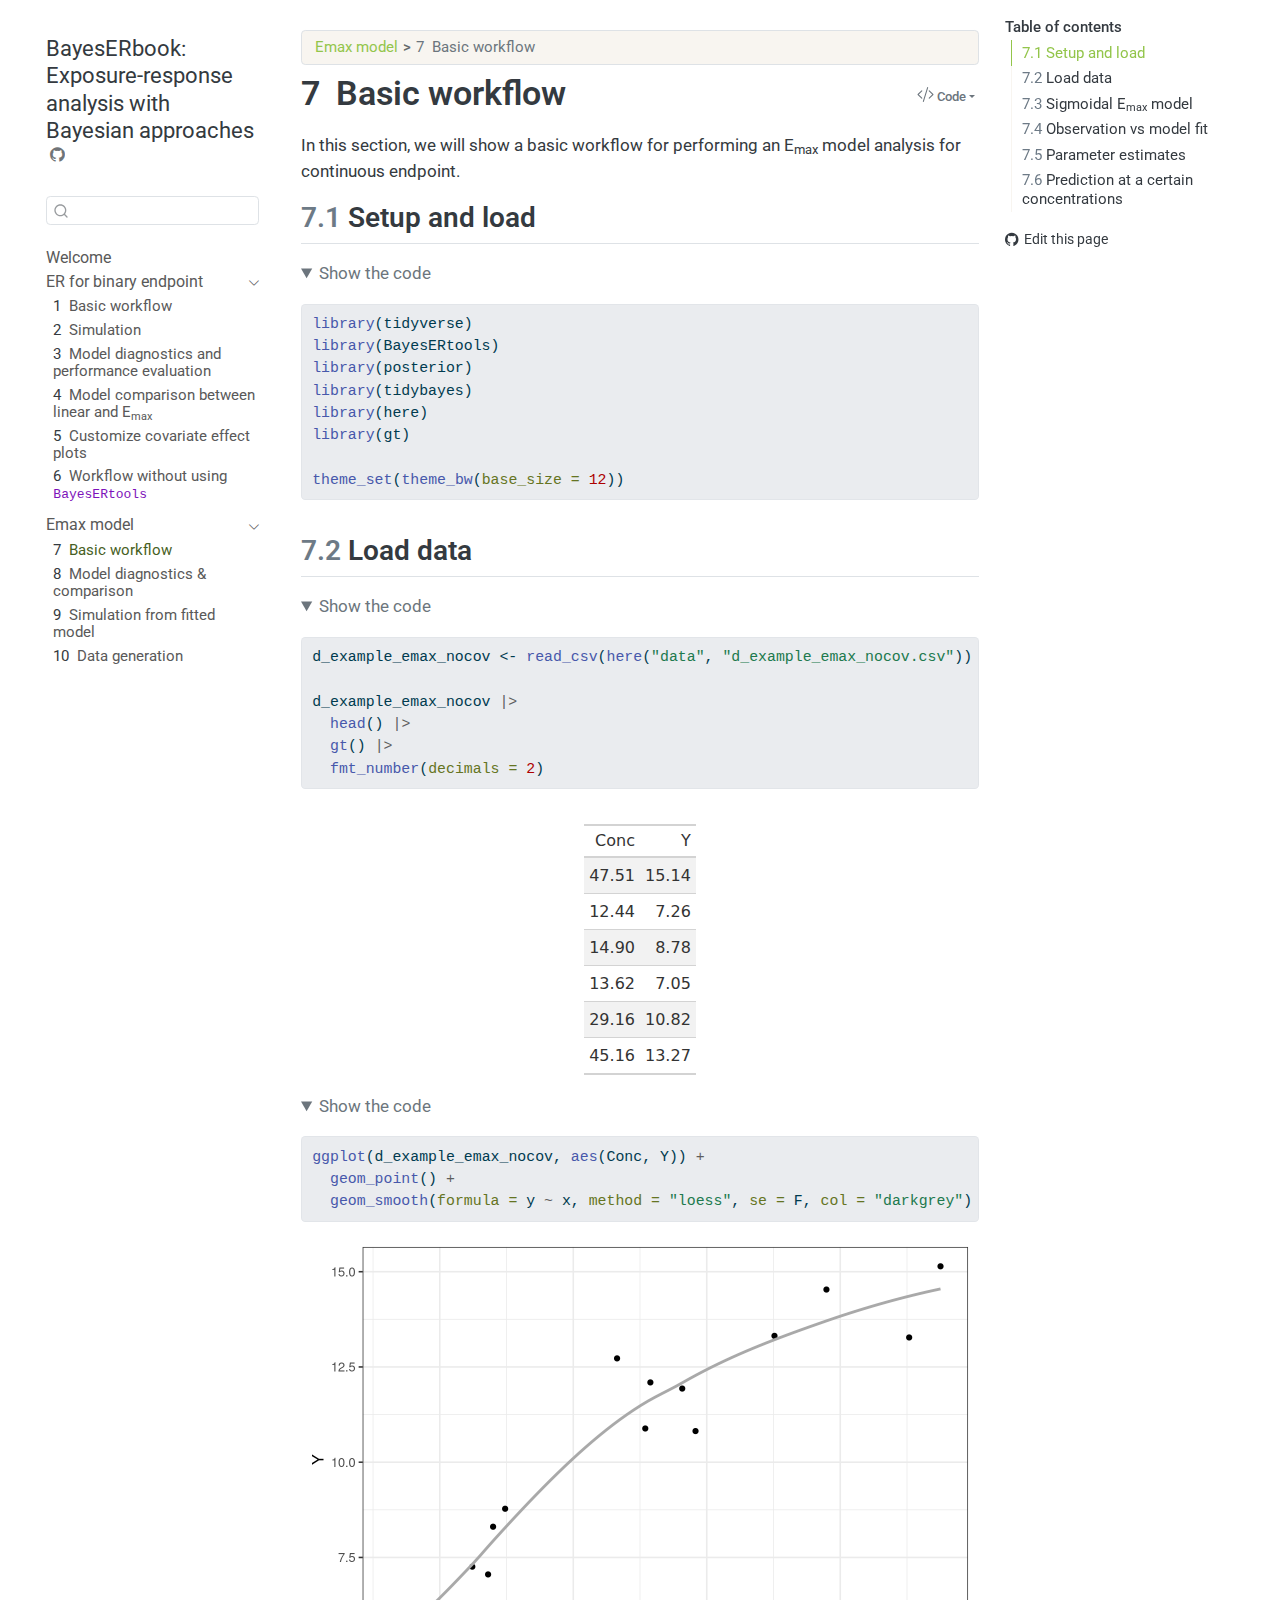
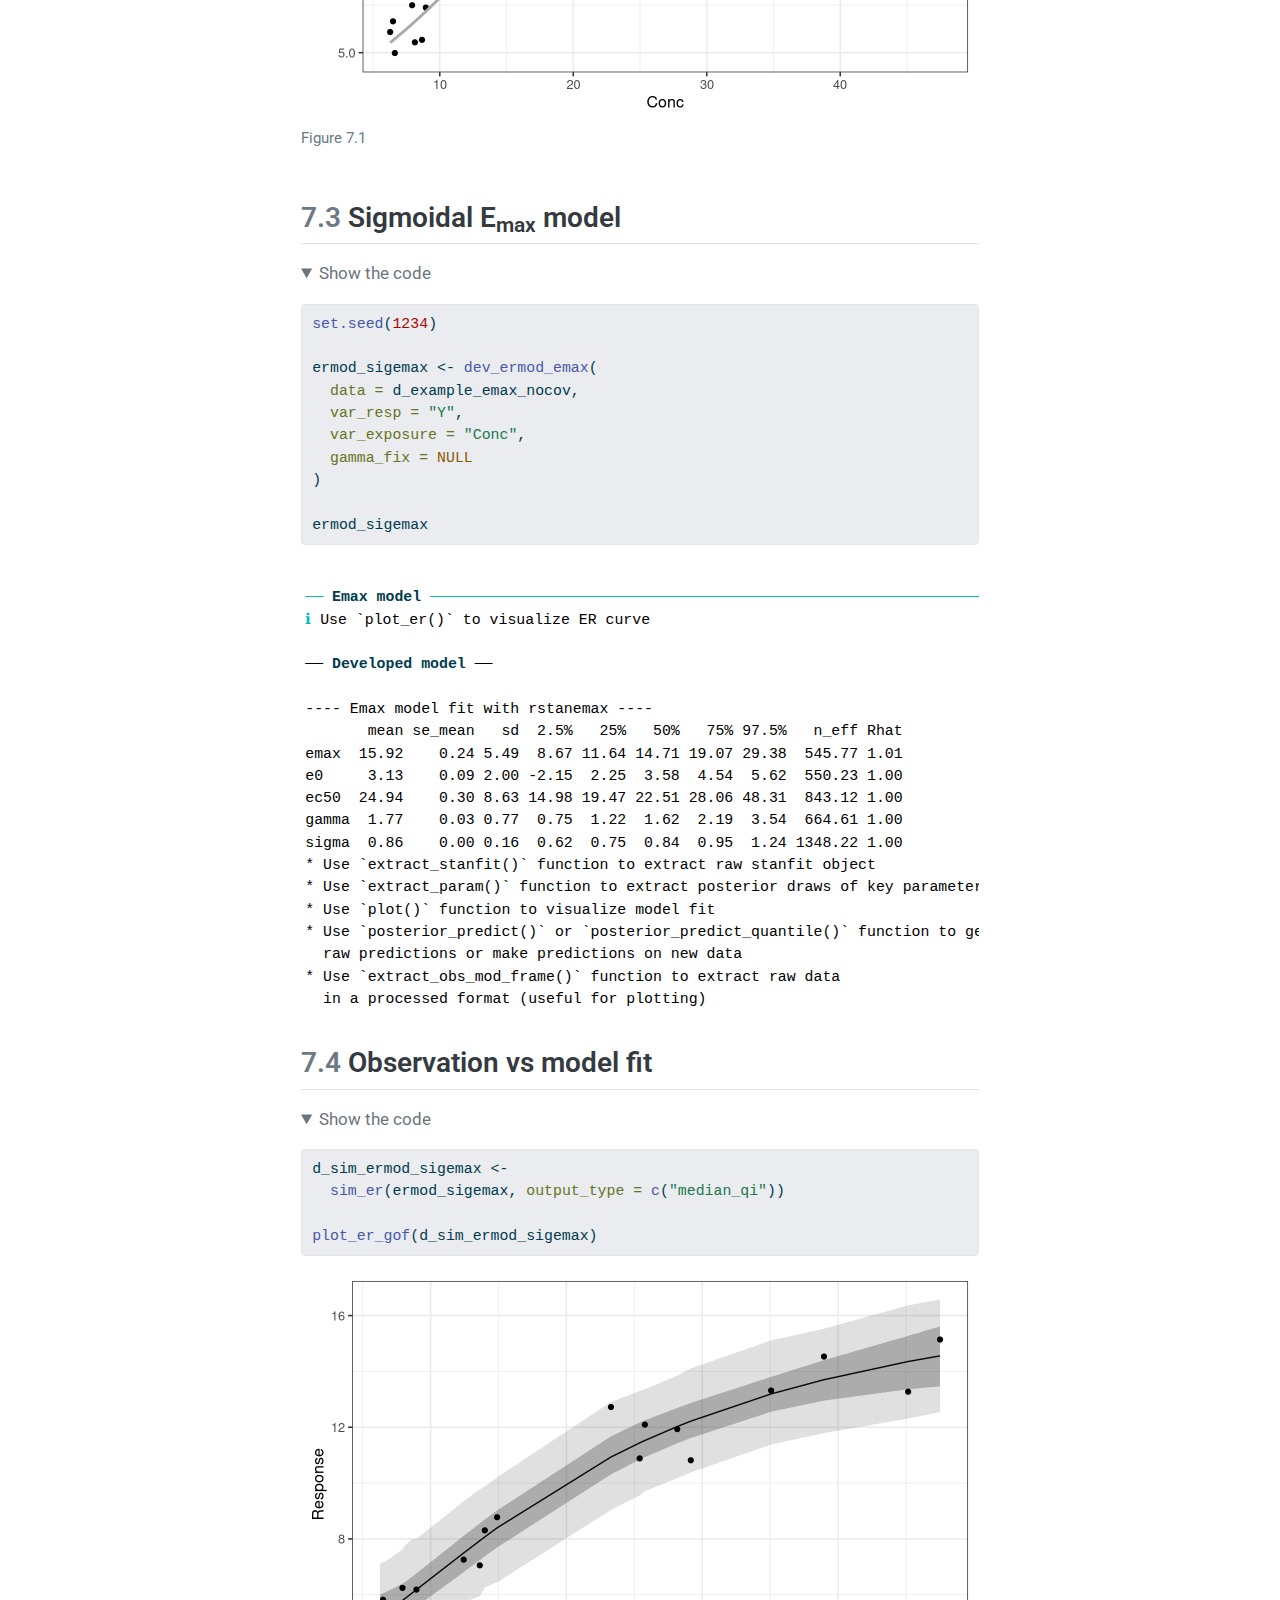
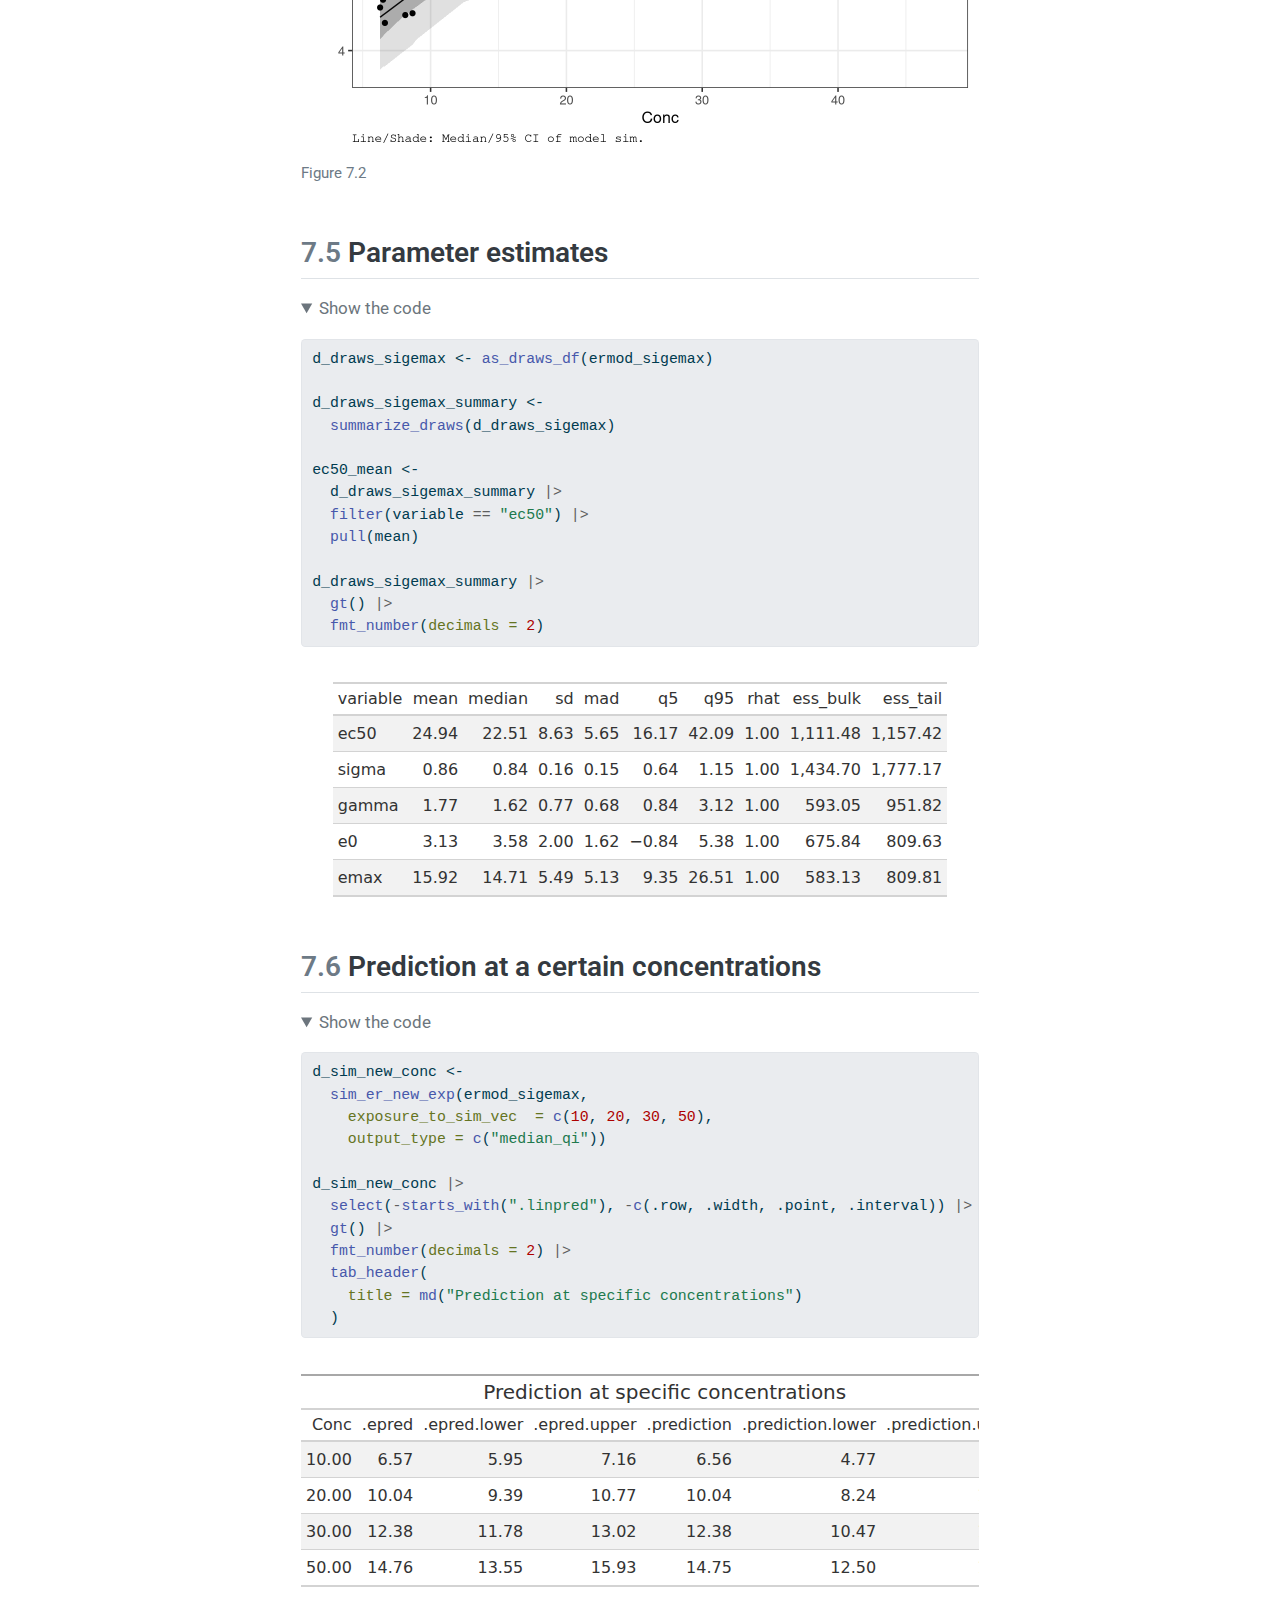
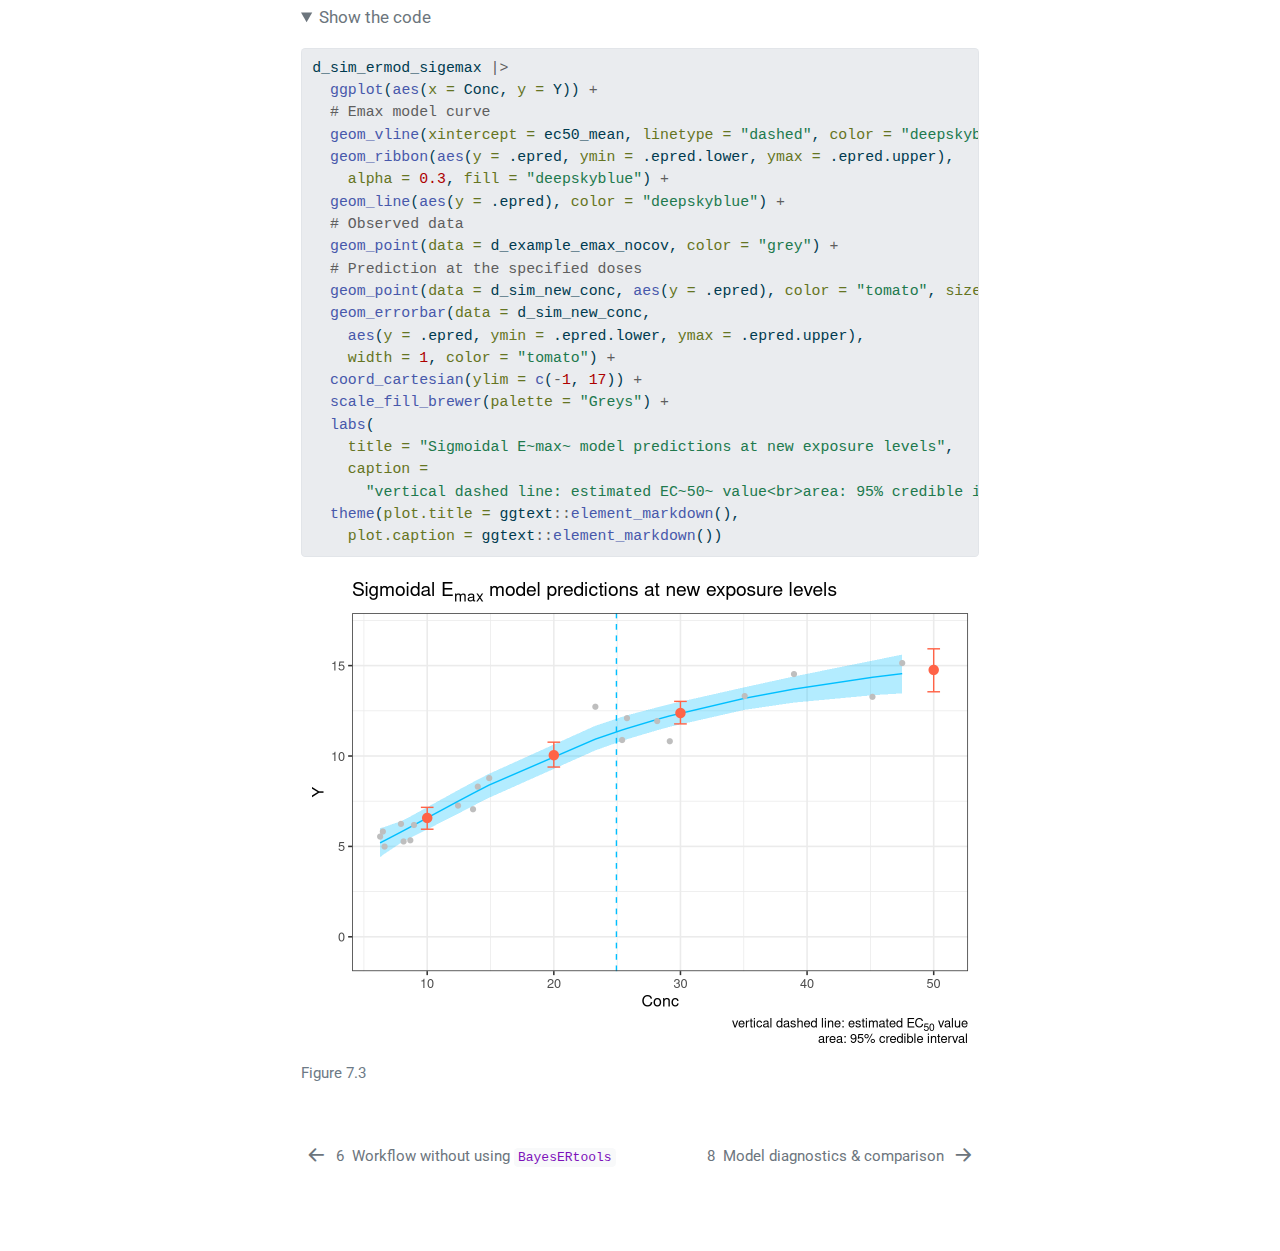
<file: notebook/emax/basic_workflow.html>
<!DOCTYPE html>
<html xmlns="http://www.w3.org/1999/xhtml" lang="en" xml:lang="en"><head>

<meta charset="utf-8">
<meta name="generator" content="quarto-1.6.40">

<meta name="viewport" content="width=device-width, initial-scale=1.0, user-scalable=yes">


<title>7&nbsp; Basic workflow – BayesERbook: Exposure-response analysis with Bayesian approaches</title>
<style>
code{white-space: pre-wrap;}
span.smallcaps{font-variant: small-caps;}
div.columns{display: flex; gap: min(4vw, 1.5em);}
div.column{flex: auto; overflow-x: auto;}
div.hanging-indent{margin-left: 1.5em; text-indent: -1.5em;}
ul.task-list{list-style: none;}
ul.task-list li input[type="checkbox"] {
  width: 0.8em;
  margin: 0 0.8em 0.2em -1em; /* quarto-specific, see https://github.com/quarto-dev/quarto-cli/issues/4556 */ 
  vertical-align: middle;
}
/* CSS for syntax highlighting */
pre > code.sourceCode { white-space: pre; position: relative; }
pre > code.sourceCode > span { line-height: 1.25; }
pre > code.sourceCode > span:empty { height: 1.2em; }
.sourceCode { overflow: visible; }
code.sourceCode > span { color: inherit; text-decoration: inherit; }
div.sourceCode { margin: 1em 0; }
pre.sourceCode { margin: 0; }
@media screen {
div.sourceCode { overflow: auto; }
}
@media print {
pre > code.sourceCode { white-space: pre-wrap; }
pre > code.sourceCode > span { display: inline-block; text-indent: -5em; padding-left: 5em; }
}
pre.numberSource code
  { counter-reset: source-line 0; }
pre.numberSource code > span
  { position: relative; left: -4em; counter-increment: source-line; }
pre.numberSource code > span > a:first-child::before
  { content: counter(source-line);
    position: relative; left: -1em; text-align: right; vertical-align: baseline;
    border: none; display: inline-block;
    -webkit-touch-callout: none; -webkit-user-select: none;
    -khtml-user-select: none; -moz-user-select: none;
    -ms-user-select: none; user-select: none;
    padding: 0 4px; width: 4em;
  }
pre.numberSource { margin-left: 3em;  padding-left: 4px; }
div.sourceCode
  {   }
@media screen {
pre > code.sourceCode > span > a:first-child::before { text-decoration: underline; }
}
</style>


<script src="../../site_libs/quarto-nav/quarto-nav.js"></script>
<script src="../../site_libs/quarto-nav/headroom.min.js"></script>
<script src="../../site_libs/clipboard/clipboard.min.js"></script>
<script src="../../site_libs/quarto-search/autocomplete.umd.js"></script>
<script src="../../site_libs/quarto-search/fuse.min.js"></script>
<script src="../../site_libs/quarto-search/quarto-search.js"></script>
<meta name="quarto:offset" content="../../">
<link href="../../notebook/emax/model_diagnostics.html" rel="next">
<link href="../../notebook/binary/workflow_wo_package.html" rel="prev">
<script src="../../site_libs/quarto-html/quarto.js"></script>
<script src="../../site_libs/quarto-html/popper.min.js"></script>
<script src="../../site_libs/quarto-html/tippy.umd.min.js"></script>
<script src="../../site_libs/quarto-html/anchor.min.js"></script>
<link href="../../site_libs/quarto-html/tippy.css" rel="stylesheet">
<link href="../../site_libs/quarto-html/quarto-syntax-highlighting-549806ee2085284f45b00abea8c6df48.css" rel="stylesheet" id="quarto-text-highlighting-styles">
<script src="../../site_libs/bootstrap/bootstrap.min.js"></script>
<link href="../../site_libs/bootstrap/bootstrap-icons.css" rel="stylesheet">
<link href="../../site_libs/bootstrap/bootstrap-b43e370a082453072daa43e15826c9a6.min.css" rel="stylesheet" append-hash="true" id="quarto-bootstrap" data-mode="light">
<script id="quarto-search-options" type="application/json">{
  "location": "sidebar",
  "copy-button": false,
  "collapse-after": 3,
  "panel-placement": "start",
  "type": "textbox",
  "limit": 50,
  "keyboard-shortcut": [
    "f",
    "/",
    "s"
  ],
  "show-item-context": false,
  "language": {
    "search-no-results-text": "No results",
    "search-matching-documents-text": "matching documents",
    "search-copy-link-title": "Copy link to search",
    "search-hide-matches-text": "Hide additional matches",
    "search-more-match-text": "more match in this document",
    "search-more-matches-text": "more matches in this document",
    "search-clear-button-title": "Clear",
    "search-text-placeholder": "",
    "search-detached-cancel-button-title": "Cancel",
    "search-submit-button-title": "Submit",
    "search-label": "Search"
  }
}</script>


</head>

<body class="nav-sidebar floating">

<div id="quarto-search-results"></div>
  <header id="quarto-header" class="headroom fixed-top">
  <nav class="quarto-secondary-nav">
    <div class="container-fluid d-flex">
      <button type="button" class="quarto-btn-toggle btn" data-bs-toggle="collapse" role="button" data-bs-target=".quarto-sidebar-collapse-item" aria-controls="quarto-sidebar" aria-expanded="false" aria-label="Toggle sidebar navigation" onclick="if (window.quartoToggleHeadroom) { window.quartoToggleHeadroom(); }">
        <i class="bi bi-layout-text-sidebar-reverse"></i>
      </button>
        <nav class="quarto-page-breadcrumbs" aria-label="breadcrumb"><ol class="breadcrumb"><li class="breadcrumb-item"><a href="../../notebook/emax/basic_workflow.html">Emax model</a></li><li class="breadcrumb-item"><a href="../../notebook/emax/basic_workflow.html"><span class="chapter-number">7</span>&nbsp; <span class="chapter-title">Basic workflow</span></a></li></ol></nav>
        <a class="flex-grow-1" role="navigation" data-bs-toggle="collapse" data-bs-target=".quarto-sidebar-collapse-item" aria-controls="quarto-sidebar" aria-expanded="false" aria-label="Toggle sidebar navigation" onclick="if (window.quartoToggleHeadroom) { window.quartoToggleHeadroom(); }">      
        </a>
      <button type="button" class="btn quarto-search-button" aria-label="Search" onclick="window.quartoOpenSearch();">
        <i class="bi bi-search"></i>
      </button>
    </div>
  </nav>
</header>
<!-- content -->
<div id="quarto-content" class="quarto-container page-columns page-rows-contents page-layout-article">
<!-- sidebar -->
  <nav id="quarto-sidebar" class="sidebar collapse collapse-horizontal quarto-sidebar-collapse-item sidebar-navigation floating overflow-auto">
    <div class="pt-lg-2 mt-2 text-left sidebar-header">
    <div class="sidebar-title mb-0 py-0">
      <a href="../../">BayesERbook: Exposure-response analysis with Bayesian approaches</a> 
        <div class="sidebar-tools-main">
    <a href="https://github.com/genentech/BayesERbook/" title="Source Code" class="quarto-navigation-tool px-1" aria-label="Source Code"><i class="bi bi-github"></i></a>
</div>
    </div>
      </div>
        <div class="mt-2 flex-shrink-0 align-items-center">
        <div class="sidebar-search">
        <div id="quarto-search" class="" title="Search"></div>
        </div>
        </div>
    <div class="sidebar-menu-container"> 
    <ul class="list-unstyled mt-1">
        <li class="sidebar-item">
  <div class="sidebar-item-container"> 
  <a href="../../index.html" class="sidebar-item-text sidebar-link">
 <span class="menu-text">Welcome</span></a>
  </div>
</li>
        <li class="sidebar-item sidebar-item-section">
      <div class="sidebar-item-container"> 
            <a class="sidebar-item-text sidebar-link text-start" data-bs-toggle="collapse" data-bs-target="#quarto-sidebar-section-1" role="navigation" aria-expanded="true">
 <span class="menu-text">ER for binary endpoint</span></a>
          <a class="sidebar-item-toggle text-start" data-bs-toggle="collapse" data-bs-target="#quarto-sidebar-section-1" role="navigation" aria-expanded="true" aria-label="Toggle section">
            <i class="bi bi-chevron-right ms-2"></i>
          </a> 
      </div>
      <ul id="quarto-sidebar-section-1" class="collapse list-unstyled sidebar-section depth1 show">  
          <li class="sidebar-item">
  <div class="sidebar-item-container"> 
  <a href="../../notebook/binary/basic_workflow.html" class="sidebar-item-text sidebar-link">
 <span class="menu-text"><span class="chapter-number">1</span>&nbsp; <span class="chapter-title">Basic workflow</span></span></a>
  </div>
</li>
          <li class="sidebar-item">
  <div class="sidebar-item-container"> 
  <a href="../../notebook/binary/simulation.html" class="sidebar-item-text sidebar-link">
 <span class="menu-text"><span class="chapter-number">2</span>&nbsp; <span class="chapter-title">Simulation</span></span></a>
  </div>
</li>
          <li class="sidebar-item">
  <div class="sidebar-item-container"> 
  <a href="../../notebook/binary/model_diagnostics.html" class="sidebar-item-text sidebar-link">
 <span class="menu-text"><span class="chapter-number">3</span>&nbsp; <span class="chapter-title">Model diagnostics and performance evaluation</span></span></a>
  </div>
</li>
          <li class="sidebar-item">
  <div class="sidebar-item-container"> 
  <a href="../../notebook/binary/mod_structure_comparison.html" class="sidebar-item-text sidebar-link">
 <span class="menu-text"><span class="chapter-number">4</span>&nbsp; <span class="chapter-title">Model comparison between linear and E<sub>max</sub></span></span></a>
  </div>
</li>
          <li class="sidebar-item">
  <div class="sidebar-item-container"> 
  <a href="../../notebook/binary/coveff_customize.html" class="sidebar-item-text sidebar-link">
 <span class="menu-text"><span class="chapter-number">5</span>&nbsp; <span class="chapter-title">Customize covariate effect plots</span></span></a>
  </div>
</li>
          <li class="sidebar-item">
  <div class="sidebar-item-container"> 
  <a href="../../notebook/binary/workflow_wo_package.html" class="sidebar-item-text sidebar-link">
 <span class="menu-text"><span class="chapter-number">6</span>&nbsp; <span class="chapter-title">Workflow without using <code>BayesERtools</code></span></span></a>
  </div>
</li>
      </ul>
  </li>
        <li class="sidebar-item sidebar-item-section">
      <div class="sidebar-item-container"> 
            <a class="sidebar-item-text sidebar-link text-start" data-bs-toggle="collapse" data-bs-target="#quarto-sidebar-section-2" role="navigation" aria-expanded="true">
 <span class="menu-text">Emax model</span></a>
          <a class="sidebar-item-toggle text-start" data-bs-toggle="collapse" data-bs-target="#quarto-sidebar-section-2" role="navigation" aria-expanded="true" aria-label="Toggle section">
            <i class="bi bi-chevron-right ms-2"></i>
          </a> 
      </div>
      <ul id="quarto-sidebar-section-2" class="collapse list-unstyled sidebar-section depth1 show">  
          <li class="sidebar-item">
  <div class="sidebar-item-container"> 
  <a href="../../notebook/emax/basic_workflow.html" class="sidebar-item-text sidebar-link active">
 <span class="menu-text"><span class="chapter-number">7</span>&nbsp; <span class="chapter-title">Basic workflow</span></span></a>
  </div>
</li>
          <li class="sidebar-item">
  <div class="sidebar-item-container"> 
  <a href="../../notebook/emax/model_diagnostics.html" class="sidebar-item-text sidebar-link">
 <span class="menu-text"><span class="chapter-number">8</span>&nbsp; <span class="chapter-title">Model diagnostics &amp; comparison</span></span></a>
  </div>
</li>
          <li class="sidebar-item">
  <div class="sidebar-item-container"> 
  <a href="../../notebook/emax/simulation.html" class="sidebar-item-text sidebar-link">
 <span class="menu-text"><span class="chapter-number">9</span>&nbsp; <span class="chapter-title">Simulation from fitted model</span></span></a>
  </div>
</li>
          <li class="sidebar-item">
  <div class="sidebar-item-container"> 
  <a href="../../notebook/emax/data_generation.html" class="sidebar-item-text sidebar-link">
 <span class="menu-text"><span class="chapter-number">10</span>&nbsp; <span class="chapter-title">Data generation</span></span></a>
  </div>
</li>
      </ul>
  </li>
    </ul>
    </div>
</nav>
<div id="quarto-sidebar-glass" class="quarto-sidebar-collapse-item" data-bs-toggle="collapse" data-bs-target=".quarto-sidebar-collapse-item"></div>
<!-- margin-sidebar -->
    <div id="quarto-margin-sidebar" class="sidebar margin-sidebar">
        <nav id="TOC" role="doc-toc" class="toc-active">
    <h2 id="toc-title">Table of contents</h2>
   
  <ul>
  <li><a href="#setup-and-load" id="toc-setup-and-load" class="nav-link active" data-scroll-target="#setup-and-load"><span class="header-section-number">7.1</span> Setup and load</a></li>
  <li><a href="#load-data" id="toc-load-data" class="nav-link" data-scroll-target="#load-data"><span class="header-section-number">7.2</span> Load data</a></li>
  <li><a href="#sigmoidal-emax-model" id="toc-sigmoidal-emax-model" class="nav-link" data-scroll-target="#sigmoidal-emax-model"><span class="header-section-number">7.3</span> Sigmoidal E<sub>max</sub> model</a></li>
  <li><a href="#observation-vs-model-fit" id="toc-observation-vs-model-fit" class="nav-link" data-scroll-target="#observation-vs-model-fit"><span class="header-section-number">7.4</span> Observation vs model fit</a></li>
  <li><a href="#parameter-estimates" id="toc-parameter-estimates" class="nav-link" data-scroll-target="#parameter-estimates"><span class="header-section-number">7.5</span> Parameter estimates</a></li>
  <li><a href="#prediction-at-a-certain-concentrations" id="toc-prediction-at-a-certain-concentrations" class="nav-link" data-scroll-target="#prediction-at-a-certain-concentrations"><span class="header-section-number">7.6</span> Prediction at a certain concentrations</a></li>
  </ul>
<div class="toc-actions"><ul><li><a href="https://github.com/genentech/BayesERbook/edit/main/notebook/emax/basic_workflow.qmd" class="toc-action"><i class="bi bi-github"></i>Edit this page</a></li></ul></div></nav>
    </div>
<!-- main -->
<main class="content" id="quarto-document-content">

<header id="title-block-header" class="quarto-title-block default"><nav class="quarto-page-breadcrumbs quarto-title-breadcrumbs d-none d-lg-block" aria-label="breadcrumb"><ol class="breadcrumb"><li class="breadcrumb-item"><a href="../../notebook/emax/basic_workflow.html">Emax model</a></li><li class="breadcrumb-item"><a href="../../notebook/emax/basic_workflow.html"><span class="chapter-number">7</span>&nbsp; <span class="chapter-title">Basic workflow</span></a></li></ol></nav>
<div class="quarto-title">
<div class="quarto-title-block"><div><h1 class="title"><span class="chapter-number">7</span>&nbsp; <span class="chapter-title">Basic workflow</span></h1><button type="button" class="btn code-tools-button dropdown-toggle" id="quarto-code-tools-menu" data-bs-toggle="dropdown" aria-expanded="false"><i class="bi"></i> Code</button><ul class="dropdown-menu dropdown-menu-end" aria-labelelledby="quarto-code-tools-menu"><li><a id="quarto-show-all-code" class="dropdown-item" href="javascript:void(0)" role="button">Show All Code</a></li><li><a id="quarto-hide-all-code" class="dropdown-item" href="javascript:void(0)" role="button">Hide All Code</a></li><li><hr class="dropdown-divider"></li><li><a id="quarto-view-source" class="dropdown-item" href="javascript:void(0)" role="button">View Source</a></li></ul></div></div>
</div>



<div class="quarto-title-meta">

    
  
    
  </div>
  


</header>


<p>In this section, we will show a basic workflow for performing an E<sub>max</sub> model analysis for continuous endpoint.</p>
<section id="setup-and-load" class="level2" data-number="7.1">
<h2 data-number="7.1" class="anchored" data-anchor-id="setup-and-load"><span class="header-section-number">7.1</span> Setup and load</h2>
<div class="cell">
<details open="" class="code-fold">
<summary>Show the code</summary>
<div class="sourceCode cell-code" id="cb1"><pre class="sourceCode r code-with-copy"><code class="sourceCode r"><span id="cb1-1"><a href="#cb1-1" aria-hidden="true" tabindex="-1"></a><span class="fu">library</span>(tidyverse)</span>
<span id="cb1-2"><a href="#cb1-2" aria-hidden="true" tabindex="-1"></a><span class="fu">library</span>(BayesERtools)</span>
<span id="cb1-3"><a href="#cb1-3" aria-hidden="true" tabindex="-1"></a><span class="fu">library</span>(posterior)</span>
<span id="cb1-4"><a href="#cb1-4" aria-hidden="true" tabindex="-1"></a><span class="fu">library</span>(tidybayes)</span>
<span id="cb1-5"><a href="#cb1-5" aria-hidden="true" tabindex="-1"></a><span class="fu">library</span>(here)</span>
<span id="cb1-6"><a href="#cb1-6" aria-hidden="true" tabindex="-1"></a><span class="fu">library</span>(gt)</span>
<span id="cb1-7"><a href="#cb1-7" aria-hidden="true" tabindex="-1"></a></span>
<span id="cb1-8"><a href="#cb1-8" aria-hidden="true" tabindex="-1"></a><span class="fu">theme_set</span>(<span class="fu">theme_bw</span>(<span class="at">base_size =</span> <span class="dv">12</span>))</span></code><button title="Copy to Clipboard" class="code-copy-button"><i class="bi"></i></button></pre></div>
</details>
</div>
</section>
<section id="load-data" class="level2" data-number="7.2">
<h2 data-number="7.2" class="anchored" data-anchor-id="load-data"><span class="header-section-number">7.2</span> Load data</h2>
<div class="cell">
<details open="" class="code-fold">
<summary>Show the code</summary>
<div class="sourceCode cell-code" id="cb2"><pre class="sourceCode r code-with-copy"><code class="sourceCode r"><span id="cb2-1"><a href="#cb2-1" aria-hidden="true" tabindex="-1"></a>d_example_emax_nocov <span class="ot">&lt;-</span> <span class="fu">read_csv</span>(<span class="fu">here</span>(<span class="st">"data"</span>, <span class="st">"d_example_emax_nocov.csv"</span>))</span>
<span id="cb2-2"><a href="#cb2-2" aria-hidden="true" tabindex="-1"></a></span>
<span id="cb2-3"><a href="#cb2-3" aria-hidden="true" tabindex="-1"></a>d_example_emax_nocov <span class="sc">|&gt;</span></span>
<span id="cb2-4"><a href="#cb2-4" aria-hidden="true" tabindex="-1"></a>  <span class="fu">head</span>() <span class="sc">|&gt;</span></span>
<span id="cb2-5"><a href="#cb2-5" aria-hidden="true" tabindex="-1"></a>  <span class="fu">gt</span>() <span class="sc">|&gt;</span></span>
<span id="cb2-6"><a href="#cb2-6" aria-hidden="true" tabindex="-1"></a>  <span class="fu">fmt_number</span>(<span class="at">decimals =</span> <span class="dv">2</span>)</span></code><button title="Copy to Clipboard" class="code-copy-button"><i class="bi"></i></button></pre></div>
</details>
<div id="fig-data-look-1" class="cell-output-display">
<div id="hpeigfyyjf" style="padding-left:0px;padding-right:0px;padding-top:10px;padding-bottom:10px;overflow-x:auto;overflow-y:auto;width:auto;height:auto;">
<style>#hpeigfyyjf table {
  font-family: system-ui, 'Segoe UI', Roboto, Helvetica, Arial, sans-serif, 'Apple Color Emoji', 'Segoe UI Emoji', 'Segoe UI Symbol', 'Noto Color Emoji';
  -webkit-font-smoothing: antialiased;
  -moz-osx-font-smoothing: grayscale;
}

#hpeigfyyjf thead, #hpeigfyyjf tbody, #hpeigfyyjf tfoot, #hpeigfyyjf tr, #hpeigfyyjf td, #hpeigfyyjf th {
  border-style: none;
}

#hpeigfyyjf p {
  margin: 0;
  padding: 0;
}

#hpeigfyyjf .gt_table {
  display: table;
  border-collapse: collapse;
  line-height: normal;
  margin-left: auto;
  margin-right: auto;
  color: #333333;
  font-size: 16px;
  font-weight: normal;
  font-style: normal;
  background-color: #FFFFFF;
  width: auto;
  border-top-style: solid;
  border-top-width: 2px;
  border-top-color: #A8A8A8;
  border-right-style: none;
  border-right-width: 2px;
  border-right-color: #D3D3D3;
  border-bottom-style: solid;
  border-bottom-width: 2px;
  border-bottom-color: #A8A8A8;
  border-left-style: none;
  border-left-width: 2px;
  border-left-color: #D3D3D3;
}

#hpeigfyyjf .gt_caption {
  padding-top: 4px;
  padding-bottom: 4px;
}

#hpeigfyyjf .gt_title {
  color: #333333;
  font-size: 125%;
  font-weight: initial;
  padding-top: 4px;
  padding-bottom: 4px;
  padding-left: 5px;
  padding-right: 5px;
  border-bottom-color: #FFFFFF;
  border-bottom-width: 0;
}

#hpeigfyyjf .gt_subtitle {
  color: #333333;
  font-size: 85%;
  font-weight: initial;
  padding-top: 3px;
  padding-bottom: 5px;
  padding-left: 5px;
  padding-right: 5px;
  border-top-color: #FFFFFF;
  border-top-width: 0;
}

#hpeigfyyjf .gt_heading {
  background-color: #FFFFFF;
  text-align: center;
  border-bottom-color: #FFFFFF;
  border-left-style: none;
  border-left-width: 1px;
  border-left-color: #D3D3D3;
  border-right-style: none;
  border-right-width: 1px;
  border-right-color: #D3D3D3;
}

#hpeigfyyjf .gt_bottom_border {
  border-bottom-style: solid;
  border-bottom-width: 2px;
  border-bottom-color: #D3D3D3;
}

#hpeigfyyjf .gt_col_headings {
  border-top-style: solid;
  border-top-width: 2px;
  border-top-color: #D3D3D3;
  border-bottom-style: solid;
  border-bottom-width: 2px;
  border-bottom-color: #D3D3D3;
  border-left-style: none;
  border-left-width: 1px;
  border-left-color: #D3D3D3;
  border-right-style: none;
  border-right-width: 1px;
  border-right-color: #D3D3D3;
}

#hpeigfyyjf .gt_col_heading {
  color: #333333;
  background-color: #FFFFFF;
  font-size: 100%;
  font-weight: normal;
  text-transform: inherit;
  border-left-style: none;
  border-left-width: 1px;
  border-left-color: #D3D3D3;
  border-right-style: none;
  border-right-width: 1px;
  border-right-color: #D3D3D3;
  vertical-align: bottom;
  padding-top: 5px;
  padding-bottom: 6px;
  padding-left: 5px;
  padding-right: 5px;
  overflow-x: hidden;
}

#hpeigfyyjf .gt_column_spanner_outer {
  color: #333333;
  background-color: #FFFFFF;
  font-size: 100%;
  font-weight: normal;
  text-transform: inherit;
  padding-top: 0;
  padding-bottom: 0;
  padding-left: 4px;
  padding-right: 4px;
}

#hpeigfyyjf .gt_column_spanner_outer:first-child {
  padding-left: 0;
}

#hpeigfyyjf .gt_column_spanner_outer:last-child {
  padding-right: 0;
}

#hpeigfyyjf .gt_column_spanner {
  border-bottom-style: solid;
  border-bottom-width: 2px;
  border-bottom-color: #D3D3D3;
  vertical-align: bottom;
  padding-top: 5px;
  padding-bottom: 5px;
  overflow-x: hidden;
  display: inline-block;
  width: 100%;
}

#hpeigfyyjf .gt_spanner_row {
  border-bottom-style: hidden;
}

#hpeigfyyjf .gt_group_heading {
  padding-top: 8px;
  padding-bottom: 8px;
  padding-left: 5px;
  padding-right: 5px;
  color: #333333;
  background-color: #FFFFFF;
  font-size: 100%;
  font-weight: initial;
  text-transform: inherit;
  border-top-style: solid;
  border-top-width: 2px;
  border-top-color: #D3D3D3;
  border-bottom-style: solid;
  border-bottom-width: 2px;
  border-bottom-color: #D3D3D3;
  border-left-style: none;
  border-left-width: 1px;
  border-left-color: #D3D3D3;
  border-right-style: none;
  border-right-width: 1px;
  border-right-color: #D3D3D3;
  vertical-align: middle;
  text-align: left;
}

#hpeigfyyjf .gt_empty_group_heading {
  padding: 0.5px;
  color: #333333;
  background-color: #FFFFFF;
  font-size: 100%;
  font-weight: initial;
  border-top-style: solid;
  border-top-width: 2px;
  border-top-color: #D3D3D3;
  border-bottom-style: solid;
  border-bottom-width: 2px;
  border-bottom-color: #D3D3D3;
  vertical-align: middle;
}

#hpeigfyyjf .gt_from_md > :first-child {
  margin-top: 0;
}

#hpeigfyyjf .gt_from_md > :last-child {
  margin-bottom: 0;
}

#hpeigfyyjf .gt_row {
  padding-top: 8px;
  padding-bottom: 8px;
  padding-left: 5px;
  padding-right: 5px;
  margin: 10px;
  border-top-style: solid;
  border-top-width: 1px;
  border-top-color: #D3D3D3;
  border-left-style: none;
  border-left-width: 1px;
  border-left-color: #D3D3D3;
  border-right-style: none;
  border-right-width: 1px;
  border-right-color: #D3D3D3;
  vertical-align: middle;
  overflow-x: hidden;
}

#hpeigfyyjf .gt_stub {
  color: #333333;
  background-color: #FFFFFF;
  font-size: 100%;
  font-weight: initial;
  text-transform: inherit;
  border-right-style: solid;
  border-right-width: 2px;
  border-right-color: #D3D3D3;
  padding-left: 5px;
  padding-right: 5px;
}

#hpeigfyyjf .gt_stub_row_group {
  color: #333333;
  background-color: #FFFFFF;
  font-size: 100%;
  font-weight: initial;
  text-transform: inherit;
  border-right-style: solid;
  border-right-width: 2px;
  border-right-color: #D3D3D3;
  padding-left: 5px;
  padding-right: 5px;
  vertical-align: top;
}

#hpeigfyyjf .gt_row_group_first td {
  border-top-width: 2px;
}

#hpeigfyyjf .gt_row_group_first th {
  border-top-width: 2px;
}

#hpeigfyyjf .gt_summary_row {
  color: #333333;
  background-color: #FFFFFF;
  text-transform: inherit;
  padding-top: 8px;
  padding-bottom: 8px;
  padding-left: 5px;
  padding-right: 5px;
}

#hpeigfyyjf .gt_first_summary_row {
  border-top-style: solid;
  border-top-color: #D3D3D3;
}

#hpeigfyyjf .gt_first_summary_row.thick {
  border-top-width: 2px;
}

#hpeigfyyjf .gt_last_summary_row {
  padding-top: 8px;
  padding-bottom: 8px;
  padding-left: 5px;
  padding-right: 5px;
  border-bottom-style: solid;
  border-bottom-width: 2px;
  border-bottom-color: #D3D3D3;
}

#hpeigfyyjf .gt_grand_summary_row {
  color: #333333;
  background-color: #FFFFFF;
  text-transform: inherit;
  padding-top: 8px;
  padding-bottom: 8px;
  padding-left: 5px;
  padding-right: 5px;
}

#hpeigfyyjf .gt_first_grand_summary_row {
  padding-top: 8px;
  padding-bottom: 8px;
  padding-left: 5px;
  padding-right: 5px;
  border-top-style: double;
  border-top-width: 6px;
  border-top-color: #D3D3D3;
}

#hpeigfyyjf .gt_last_grand_summary_row_top {
  padding-top: 8px;
  padding-bottom: 8px;
  padding-left: 5px;
  padding-right: 5px;
  border-bottom-style: double;
  border-bottom-width: 6px;
  border-bottom-color: #D3D3D3;
}

#hpeigfyyjf .gt_striped {
  background-color: rgba(128, 128, 128, 0.05);
}

#hpeigfyyjf .gt_table_body {
  border-top-style: solid;
  border-top-width: 2px;
  border-top-color: #D3D3D3;
  border-bottom-style: solid;
  border-bottom-width: 2px;
  border-bottom-color: #D3D3D3;
}

#hpeigfyyjf .gt_footnotes {
  color: #333333;
  background-color: #FFFFFF;
  border-bottom-style: none;
  border-bottom-width: 2px;
  border-bottom-color: #D3D3D3;
  border-left-style: none;
  border-left-width: 2px;
  border-left-color: #D3D3D3;
  border-right-style: none;
  border-right-width: 2px;
  border-right-color: #D3D3D3;
}

#hpeigfyyjf .gt_footnote {
  margin: 0px;
  font-size: 90%;
  padding-top: 4px;
  padding-bottom: 4px;
  padding-left: 5px;
  padding-right: 5px;
}

#hpeigfyyjf .gt_sourcenotes {
  color: #333333;
  background-color: #FFFFFF;
  border-bottom-style: none;
  border-bottom-width: 2px;
  border-bottom-color: #D3D3D3;
  border-left-style: none;
  border-left-width: 2px;
  border-left-color: #D3D3D3;
  border-right-style: none;
  border-right-width: 2px;
  border-right-color: #D3D3D3;
}

#hpeigfyyjf .gt_sourcenote {
  font-size: 90%;
  padding-top: 4px;
  padding-bottom: 4px;
  padding-left: 5px;
  padding-right: 5px;
}

#hpeigfyyjf .gt_left {
  text-align: left;
}

#hpeigfyyjf .gt_center {
  text-align: center;
}

#hpeigfyyjf .gt_right {
  text-align: right;
  font-variant-numeric: tabular-nums;
}

#hpeigfyyjf .gt_font_normal {
  font-weight: normal;
}

#hpeigfyyjf .gt_font_bold {
  font-weight: bold;
}

#hpeigfyyjf .gt_font_italic {
  font-style: italic;
}

#hpeigfyyjf .gt_super {
  font-size: 65%;
}

#hpeigfyyjf .gt_footnote_marks {
  font-size: 75%;
  vertical-align: 0.4em;
  position: initial;
}

#hpeigfyyjf .gt_asterisk {
  font-size: 100%;
  vertical-align: 0;
}

#hpeigfyyjf .gt_indent_1 {
  text-indent: 5px;
}

#hpeigfyyjf .gt_indent_2 {
  text-indent: 10px;
}

#hpeigfyyjf .gt_indent_3 {
  text-indent: 15px;
}

#hpeigfyyjf .gt_indent_4 {
  text-indent: 20px;
}

#hpeigfyyjf .gt_indent_5 {
  text-indent: 25px;
}

#hpeigfyyjf .katex-display {
  display: inline-flex !important;
  margin-bottom: 0.75em !important;
}

#hpeigfyyjf div.Reactable > div.rt-table > div.rt-thead > div.rt-tr.rt-tr-group-header > div.rt-th-group:after {
  height: 0px !important;
}
</style>

<table class="gt_table caption-top table table-sm table-striped small" data-quarto-postprocess="true" data-quarto-disable-processing="false" data-quarto-bootstrap="false">
<thead>
<tr class="gt_col_headings header">
<th id="Conc" class="gt_col_heading gt_columns_bottom_border gt_right" data-quarto-table-cell-role="th" scope="col">Conc</th>
<th id="Y" class="gt_col_heading gt_columns_bottom_border gt_right" data-quarto-table-cell-role="th" scope="col">Y</th>
</tr>
</thead>
<tbody class="gt_table_body">
<tr class="odd">
<td class="gt_row gt_right" headers="Conc">47.51</td>
<td class="gt_row gt_right" headers="Y">15.14</td>
</tr>
<tr class="even">
<td class="gt_row gt_right" headers="Conc">12.44</td>
<td class="gt_row gt_right" headers="Y">7.26</td>
</tr>
<tr class="odd">
<td class="gt_row gt_right" headers="Conc">14.90</td>
<td class="gt_row gt_right" headers="Y">8.78</td>
</tr>
<tr class="even">
<td class="gt_row gt_right" headers="Conc">13.62</td>
<td class="gt_row gt_right" headers="Y">7.05</td>
</tr>
<tr class="odd">
<td class="gt_row gt_right" headers="Conc">29.16</td>
<td class="gt_row gt_right" headers="Y">10.82</td>
</tr>
<tr class="even">
<td class="gt_row gt_right" headers="Conc">45.16</td>
<td class="gt_row gt_right" headers="Y">13.27</td>
</tr>
</tbody>
</table>

</div>
</div>
<details open="" class="code-fold">
<summary>Show the code</summary>
<div class="sourceCode cell-code" id="cb3"><pre class="sourceCode r code-with-copy"><code class="sourceCode r"><span id="cb3-1"><a href="#cb3-1" aria-hidden="true" tabindex="-1"></a><span class="fu">ggplot</span>(d_example_emax_nocov, <span class="fu">aes</span>(Conc, Y)) <span class="sc">+</span></span>
<span id="cb3-2"><a href="#cb3-2" aria-hidden="true" tabindex="-1"></a>  <span class="fu">geom_point</span>() <span class="sc">+</span></span>
<span id="cb3-3"><a href="#cb3-3" aria-hidden="true" tabindex="-1"></a>  <span class="fu">geom_smooth</span>(<span class="at">formula =</span> y <span class="sc">~</span> x, <span class="at">method =</span> <span class="st">"loess"</span>, <span class="at">se =</span> F, <span class="at">col =</span> <span class="st">"darkgrey"</span>)</span></code><button title="Copy to Clipboard" class="code-copy-button"><i class="bi"></i></button></pre></div>
</details>
<div class="cell-output-display">
<div id="fig-data-look-2" class="quarto-float quarto-figure quarto-figure-center anchored" width="672">
<figure class="quarto-float quarto-float-fig figure">
<div aria-describedby="fig-data-look-2-caption-0ceaefa1-69ba-4598-a22c-09a6ac19f8ca">
<img src="basic_workflow_files/figure-html/fig-data-look-1.png" id="fig-data-look-2" class="img-fluid figure-img" width="672">
</div>
<figcaption class="quarto-float-caption-bottom quarto-float-caption quarto-float-fig quarto-uncaptioned" id="fig-data-look-2-caption-0ceaefa1-69ba-4598-a22c-09a6ac19f8ca">
Figure&nbsp;7.1
</figcaption>
</figure>
</div>
</div>
</div>
</section>
<section id="sigmoidal-emax-model" class="level2" data-number="7.3">
<h2 data-number="7.3" class="anchored" data-anchor-id="sigmoidal-emax-model"><span class="header-section-number">7.3</span> Sigmoidal E<sub>max</sub> model</h2>
<div class="cell">
<details open="" class="code-fold">
<summary>Show the code</summary>
<div class="sourceCode cell-code" id="cb4"><pre class="sourceCode r code-with-copy"><code class="sourceCode r"><span id="cb4-1"><a href="#cb4-1" aria-hidden="true" tabindex="-1"></a><span class="fu">set.seed</span>(<span class="dv">1234</span>)</span>
<span id="cb4-2"><a href="#cb4-2" aria-hidden="true" tabindex="-1"></a></span>
<span id="cb4-3"><a href="#cb4-3" aria-hidden="true" tabindex="-1"></a>ermod_sigemax <span class="ot">&lt;-</span> <span class="fu">dev_ermod_emax</span>(</span>
<span id="cb4-4"><a href="#cb4-4" aria-hidden="true" tabindex="-1"></a>  <span class="at">data =</span> d_example_emax_nocov,</span>
<span id="cb4-5"><a href="#cb4-5" aria-hidden="true" tabindex="-1"></a>  <span class="at">var_resp =</span> <span class="st">"Y"</span>,</span>
<span id="cb4-6"><a href="#cb4-6" aria-hidden="true" tabindex="-1"></a>  <span class="at">var_exposure =</span> <span class="st">"Conc"</span>,</span>
<span id="cb4-7"><a href="#cb4-7" aria-hidden="true" tabindex="-1"></a>  <span class="at">gamma_fix =</span> <span class="cn">NULL</span></span>
<span id="cb4-8"><a href="#cb4-8" aria-hidden="true" tabindex="-1"></a>)</span>
<span id="cb4-9"><a href="#cb4-9" aria-hidden="true" tabindex="-1"></a></span>
<span id="cb4-10"><a href="#cb4-10" aria-hidden="true" tabindex="-1"></a>ermod_sigemax</span></code><button title="Copy to Clipboard" class="code-copy-button"><i class="bi"></i></button></pre></div>
</details>
<pre class="r-output"><code>
<span style="color: #00BBBB;">──</span> <span style="font-weight: bold;">Emax model</span> <span style="color: #00BBBB;">──────────────────────────────────────────────────────────────────</span>
<span style="color: #00BBBB;">ℹ</span> Use `plot_er()` to visualize ER curve

── <span style="font-weight: bold;">Developed model</span> ──

---- Emax model fit with rstanemax ----
       mean se_mean   sd  2.5%   25%   50%   75% 97.5%   n_eff Rhat
emax  15.92    0.24 5.49  8.67 11.64 14.71 19.07 29.38  545.77 1.01
e0     3.13    0.09 2.00 -2.15  2.25  3.58  4.54  5.62  550.23 1.00
ec50  24.94    0.30 8.63 14.98 19.47 22.51 28.06 48.31  843.12 1.00
gamma  1.77    0.03 0.77  0.75  1.22  1.62  2.19  3.54  664.61 1.00
sigma  0.86    0.00 0.16  0.62  0.75  0.84  0.95  1.24 1348.22 1.00
* Use `extract_stanfit()` function to extract raw stanfit object
* Use `extract_param()` function to extract posterior draws of key parameters
* Use `plot()` function to visualize model fit
* Use `posterior_predict()` or `posterior_predict_quantile()` function to get
  raw predictions or make predictions on new data
* Use `extract_obs_mod_frame()` function to extract raw data 
  in a processed format (useful for plotting)
</code></pre>
</div>
</section>
<section id="observation-vs-model-fit" class="level2" data-number="7.4">
<h2 data-number="7.4" class="anchored" data-anchor-id="observation-vs-model-fit"><span class="header-section-number">7.4</span> Observation vs model fit</h2>
<div class="cell">
<details open="" class="code-fold">
<summary>Show the code</summary>
<div class="sourceCode cell-code" id="cb5"><pre class="sourceCode r code-with-copy"><code class="sourceCode r"><span id="cb5-1"><a href="#cb5-1" aria-hidden="true" tabindex="-1"></a>d_sim_ermod_sigemax <span class="ot">&lt;-</span></span>
<span id="cb5-2"><a href="#cb5-2" aria-hidden="true" tabindex="-1"></a>  <span class="fu">sim_er</span>(ermod_sigemax, <span class="at">output_type =</span> <span class="fu">c</span>(<span class="st">"median_qi"</span>))</span>
<span id="cb5-3"><a href="#cb5-3" aria-hidden="true" tabindex="-1"></a></span>
<span id="cb5-4"><a href="#cb5-4" aria-hidden="true" tabindex="-1"></a><span class="fu">plot_er_gof</span>(d_sim_ermod_sigemax)</span></code><button title="Copy to Clipboard" class="code-copy-button"><i class="bi"></i></button></pre></div>
</details>
<div class="cell-output-display">
<div id="fig-plot-er" class="quarto-float quarto-figure quarto-figure-center anchored" width="672">
<figure class="quarto-float quarto-float-fig figure">
<div aria-describedby="fig-plot-er-caption-0ceaefa1-69ba-4598-a22c-09a6ac19f8ca">
<img src="basic_workflow_files/figure-html/fig-plot-er-1.png" id="fig-plot-er" class="img-fluid figure-img" width="672">
</div>
<figcaption class="quarto-float-caption-bottom quarto-float-caption quarto-float-fig quarto-uncaptioned" id="fig-plot-er-caption-0ceaefa1-69ba-4598-a22c-09a6ac19f8ca">
Figure&nbsp;7.2
</figcaption>
</figure>
</div>
</div>
</div>
</section>
<section id="parameter-estimates" class="level2" data-number="7.5">
<h2 data-number="7.5" class="anchored" data-anchor-id="parameter-estimates"><span class="header-section-number">7.5</span> Parameter estimates</h2>
<div class="cell">
<details open="" class="code-fold">
<summary>Show the code</summary>
<div class="sourceCode cell-code" id="cb6"><pre class="sourceCode r code-with-copy"><code class="sourceCode r"><span id="cb6-1"><a href="#cb6-1" aria-hidden="true" tabindex="-1"></a>d_draws_sigemax <span class="ot">&lt;-</span> <span class="fu">as_draws_df</span>(ermod_sigemax)</span>
<span id="cb6-2"><a href="#cb6-2" aria-hidden="true" tabindex="-1"></a></span>
<span id="cb6-3"><a href="#cb6-3" aria-hidden="true" tabindex="-1"></a>d_draws_sigemax_summary <span class="ot">&lt;-</span></span>
<span id="cb6-4"><a href="#cb6-4" aria-hidden="true" tabindex="-1"></a>  <span class="fu">summarize_draws</span>(d_draws_sigemax)</span>
<span id="cb6-5"><a href="#cb6-5" aria-hidden="true" tabindex="-1"></a></span>
<span id="cb6-6"><a href="#cb6-6" aria-hidden="true" tabindex="-1"></a>ec50_mean <span class="ot">&lt;-</span></span>
<span id="cb6-7"><a href="#cb6-7" aria-hidden="true" tabindex="-1"></a>  d_draws_sigemax_summary <span class="sc">|&gt;</span></span>
<span id="cb6-8"><a href="#cb6-8" aria-hidden="true" tabindex="-1"></a>  <span class="fu">filter</span>(variable <span class="sc">==</span> <span class="st">"ec50"</span>) <span class="sc">|&gt;</span></span>
<span id="cb6-9"><a href="#cb6-9" aria-hidden="true" tabindex="-1"></a>  <span class="fu">pull</span>(mean)</span>
<span id="cb6-10"><a href="#cb6-10" aria-hidden="true" tabindex="-1"></a></span>
<span id="cb6-11"><a href="#cb6-11" aria-hidden="true" tabindex="-1"></a>d_draws_sigemax_summary <span class="sc">|&gt;</span></span>
<span id="cb6-12"><a href="#cb6-12" aria-hidden="true" tabindex="-1"></a>  <span class="fu">gt</span>() <span class="sc">|&gt;</span></span>
<span id="cb6-13"><a href="#cb6-13" aria-hidden="true" tabindex="-1"></a>  <span class="fu">fmt_number</span>(<span class="at">decimals =</span> <span class="dv">2</span>)</span></code><button title="Copy to Clipboard" class="code-copy-button"><i class="bi"></i></button></pre></div>
</details>
<div class="cell-output-display">
<div id="rwwztdciov" style="padding-left:0px;padding-right:0px;padding-top:10px;padding-bottom:10px;overflow-x:auto;overflow-y:auto;width:auto;height:auto;">
<style>#rwwztdciov table {
  font-family: system-ui, 'Segoe UI', Roboto, Helvetica, Arial, sans-serif, 'Apple Color Emoji', 'Segoe UI Emoji', 'Segoe UI Symbol', 'Noto Color Emoji';
  -webkit-font-smoothing: antialiased;
  -moz-osx-font-smoothing: grayscale;
}

#rwwztdciov thead, #rwwztdciov tbody, #rwwztdciov tfoot, #rwwztdciov tr, #rwwztdciov td, #rwwztdciov th {
  border-style: none;
}

#rwwztdciov p {
  margin: 0;
  padding: 0;
}

#rwwztdciov .gt_table {
  display: table;
  border-collapse: collapse;
  line-height: normal;
  margin-left: auto;
  margin-right: auto;
  color: #333333;
  font-size: 16px;
  font-weight: normal;
  font-style: normal;
  background-color: #FFFFFF;
  width: auto;
  border-top-style: solid;
  border-top-width: 2px;
  border-top-color: #A8A8A8;
  border-right-style: none;
  border-right-width: 2px;
  border-right-color: #D3D3D3;
  border-bottom-style: solid;
  border-bottom-width: 2px;
  border-bottom-color: #A8A8A8;
  border-left-style: none;
  border-left-width: 2px;
  border-left-color: #D3D3D3;
}

#rwwztdciov .gt_caption {
  padding-top: 4px;
  padding-bottom: 4px;
}

#rwwztdciov .gt_title {
  color: #333333;
  font-size: 125%;
  font-weight: initial;
  padding-top: 4px;
  padding-bottom: 4px;
  padding-left: 5px;
  padding-right: 5px;
  border-bottom-color: #FFFFFF;
  border-bottom-width: 0;
}

#rwwztdciov .gt_subtitle {
  color: #333333;
  font-size: 85%;
  font-weight: initial;
  padding-top: 3px;
  padding-bottom: 5px;
  padding-left: 5px;
  padding-right: 5px;
  border-top-color: #FFFFFF;
  border-top-width: 0;
}

#rwwztdciov .gt_heading {
  background-color: #FFFFFF;
  text-align: center;
  border-bottom-color: #FFFFFF;
  border-left-style: none;
  border-left-width: 1px;
  border-left-color: #D3D3D3;
  border-right-style: none;
  border-right-width: 1px;
  border-right-color: #D3D3D3;
}

#rwwztdciov .gt_bottom_border {
  border-bottom-style: solid;
  border-bottom-width: 2px;
  border-bottom-color: #D3D3D3;
}

#rwwztdciov .gt_col_headings {
  border-top-style: solid;
  border-top-width: 2px;
  border-top-color: #D3D3D3;
  border-bottom-style: solid;
  border-bottom-width: 2px;
  border-bottom-color: #D3D3D3;
  border-left-style: none;
  border-left-width: 1px;
  border-left-color: #D3D3D3;
  border-right-style: none;
  border-right-width: 1px;
  border-right-color: #D3D3D3;
}

#rwwztdciov .gt_col_heading {
  color: #333333;
  background-color: #FFFFFF;
  font-size: 100%;
  font-weight: normal;
  text-transform: inherit;
  border-left-style: none;
  border-left-width: 1px;
  border-left-color: #D3D3D3;
  border-right-style: none;
  border-right-width: 1px;
  border-right-color: #D3D3D3;
  vertical-align: bottom;
  padding-top: 5px;
  padding-bottom: 6px;
  padding-left: 5px;
  padding-right: 5px;
  overflow-x: hidden;
}

#rwwztdciov .gt_column_spanner_outer {
  color: #333333;
  background-color: #FFFFFF;
  font-size: 100%;
  font-weight: normal;
  text-transform: inherit;
  padding-top: 0;
  padding-bottom: 0;
  padding-left: 4px;
  padding-right: 4px;
}

#rwwztdciov .gt_column_spanner_outer:first-child {
  padding-left: 0;
}

#rwwztdciov .gt_column_spanner_outer:last-child {
  padding-right: 0;
}

#rwwztdciov .gt_column_spanner {
  border-bottom-style: solid;
  border-bottom-width: 2px;
  border-bottom-color: #D3D3D3;
  vertical-align: bottom;
  padding-top: 5px;
  padding-bottom: 5px;
  overflow-x: hidden;
  display: inline-block;
  width: 100%;
}

#rwwztdciov .gt_spanner_row {
  border-bottom-style: hidden;
}

#rwwztdciov .gt_group_heading {
  padding-top: 8px;
  padding-bottom: 8px;
  padding-left: 5px;
  padding-right: 5px;
  color: #333333;
  background-color: #FFFFFF;
  font-size: 100%;
  font-weight: initial;
  text-transform: inherit;
  border-top-style: solid;
  border-top-width: 2px;
  border-top-color: #D3D3D3;
  border-bottom-style: solid;
  border-bottom-width: 2px;
  border-bottom-color: #D3D3D3;
  border-left-style: none;
  border-left-width: 1px;
  border-left-color: #D3D3D3;
  border-right-style: none;
  border-right-width: 1px;
  border-right-color: #D3D3D3;
  vertical-align: middle;
  text-align: left;
}

#rwwztdciov .gt_empty_group_heading {
  padding: 0.5px;
  color: #333333;
  background-color: #FFFFFF;
  font-size: 100%;
  font-weight: initial;
  border-top-style: solid;
  border-top-width: 2px;
  border-top-color: #D3D3D3;
  border-bottom-style: solid;
  border-bottom-width: 2px;
  border-bottom-color: #D3D3D3;
  vertical-align: middle;
}

#rwwztdciov .gt_from_md > :first-child {
  margin-top: 0;
}

#rwwztdciov .gt_from_md > :last-child {
  margin-bottom: 0;
}

#rwwztdciov .gt_row {
  padding-top: 8px;
  padding-bottom: 8px;
  padding-left: 5px;
  padding-right: 5px;
  margin: 10px;
  border-top-style: solid;
  border-top-width: 1px;
  border-top-color: #D3D3D3;
  border-left-style: none;
  border-left-width: 1px;
  border-left-color: #D3D3D3;
  border-right-style: none;
  border-right-width: 1px;
  border-right-color: #D3D3D3;
  vertical-align: middle;
  overflow-x: hidden;
}

#rwwztdciov .gt_stub {
  color: #333333;
  background-color: #FFFFFF;
  font-size: 100%;
  font-weight: initial;
  text-transform: inherit;
  border-right-style: solid;
  border-right-width: 2px;
  border-right-color: #D3D3D3;
  padding-left: 5px;
  padding-right: 5px;
}

#rwwztdciov .gt_stub_row_group {
  color: #333333;
  background-color: #FFFFFF;
  font-size: 100%;
  font-weight: initial;
  text-transform: inherit;
  border-right-style: solid;
  border-right-width: 2px;
  border-right-color: #D3D3D3;
  padding-left: 5px;
  padding-right: 5px;
  vertical-align: top;
}

#rwwztdciov .gt_row_group_first td {
  border-top-width: 2px;
}

#rwwztdciov .gt_row_group_first th {
  border-top-width: 2px;
}

#rwwztdciov .gt_summary_row {
  color: #333333;
  background-color: #FFFFFF;
  text-transform: inherit;
  padding-top: 8px;
  padding-bottom: 8px;
  padding-left: 5px;
  padding-right: 5px;
}

#rwwztdciov .gt_first_summary_row {
  border-top-style: solid;
  border-top-color: #D3D3D3;
}

#rwwztdciov .gt_first_summary_row.thick {
  border-top-width: 2px;
}

#rwwztdciov .gt_last_summary_row {
  padding-top: 8px;
  padding-bottom: 8px;
  padding-left: 5px;
  padding-right: 5px;
  border-bottom-style: solid;
  border-bottom-width: 2px;
  border-bottom-color: #D3D3D3;
}

#rwwztdciov .gt_grand_summary_row {
  color: #333333;
  background-color: #FFFFFF;
  text-transform: inherit;
  padding-top: 8px;
  padding-bottom: 8px;
  padding-left: 5px;
  padding-right: 5px;
}

#rwwztdciov .gt_first_grand_summary_row {
  padding-top: 8px;
  padding-bottom: 8px;
  padding-left: 5px;
  padding-right: 5px;
  border-top-style: double;
  border-top-width: 6px;
  border-top-color: #D3D3D3;
}

#rwwztdciov .gt_last_grand_summary_row_top {
  padding-top: 8px;
  padding-bottom: 8px;
  padding-left: 5px;
  padding-right: 5px;
  border-bottom-style: double;
  border-bottom-width: 6px;
  border-bottom-color: #D3D3D3;
}

#rwwztdciov .gt_striped {
  background-color: rgba(128, 128, 128, 0.05);
}

#rwwztdciov .gt_table_body {
  border-top-style: solid;
  border-top-width: 2px;
  border-top-color: #D3D3D3;
  border-bottom-style: solid;
  border-bottom-width: 2px;
  border-bottom-color: #D3D3D3;
}

#rwwztdciov .gt_footnotes {
  color: #333333;
  background-color: #FFFFFF;
  border-bottom-style: none;
  border-bottom-width: 2px;
  border-bottom-color: #D3D3D3;
  border-left-style: none;
  border-left-width: 2px;
  border-left-color: #D3D3D3;
  border-right-style: none;
  border-right-width: 2px;
  border-right-color: #D3D3D3;
}

#rwwztdciov .gt_footnote {
  margin: 0px;
  font-size: 90%;
  padding-top: 4px;
  padding-bottom: 4px;
  padding-left: 5px;
  padding-right: 5px;
}

#rwwztdciov .gt_sourcenotes {
  color: #333333;
  background-color: #FFFFFF;
  border-bottom-style: none;
  border-bottom-width: 2px;
  border-bottom-color: #D3D3D3;
  border-left-style: none;
  border-left-width: 2px;
  border-left-color: #D3D3D3;
  border-right-style: none;
  border-right-width: 2px;
  border-right-color: #D3D3D3;
}

#rwwztdciov .gt_sourcenote {
  font-size: 90%;
  padding-top: 4px;
  padding-bottom: 4px;
  padding-left: 5px;
  padding-right: 5px;
}

#rwwztdciov .gt_left {
  text-align: left;
}

#rwwztdciov .gt_center {
  text-align: center;
}

#rwwztdciov .gt_right {
  text-align: right;
  font-variant-numeric: tabular-nums;
}

#rwwztdciov .gt_font_normal {
  font-weight: normal;
}

#rwwztdciov .gt_font_bold {
  font-weight: bold;
}

#rwwztdciov .gt_font_italic {
  font-style: italic;
}

#rwwztdciov .gt_super {
  font-size: 65%;
}

#rwwztdciov .gt_footnote_marks {
  font-size: 75%;
  vertical-align: 0.4em;
  position: initial;
}

#rwwztdciov .gt_asterisk {
  font-size: 100%;
  vertical-align: 0;
}

#rwwztdciov .gt_indent_1 {
  text-indent: 5px;
}

#rwwztdciov .gt_indent_2 {
  text-indent: 10px;
}

#rwwztdciov .gt_indent_3 {
  text-indent: 15px;
}

#rwwztdciov .gt_indent_4 {
  text-indent: 20px;
}

#rwwztdciov .gt_indent_5 {
  text-indent: 25px;
}

#rwwztdciov .katex-display {
  display: inline-flex !important;
  margin-bottom: 0.75em !important;
}

#rwwztdciov div.Reactable > div.rt-table > div.rt-thead > div.rt-tr.rt-tr-group-header > div.rt-th-group:after {
  height: 0px !important;
}
</style>

<table class="gt_table caption-top table table-sm table-striped small" data-quarto-postprocess="true" data-quarto-disable-processing="false" data-quarto-bootstrap="false">
<thead>
<tr class="gt_col_headings header">
<th id="variable" class="gt_col_heading gt_columns_bottom_border gt_left" data-quarto-table-cell-role="th" scope="col">variable</th>
<th id="mean" class="gt_col_heading gt_columns_bottom_border gt_right" data-quarto-table-cell-role="th" scope="col">mean</th>
<th id="median" class="gt_col_heading gt_columns_bottom_border gt_right" data-quarto-table-cell-role="th" scope="col">median</th>
<th id="sd" class="gt_col_heading gt_columns_bottom_border gt_right" data-quarto-table-cell-role="th" scope="col">sd</th>
<th id="mad" class="gt_col_heading gt_columns_bottom_border gt_right" data-quarto-table-cell-role="th" scope="col">mad</th>
<th id="q5" class="gt_col_heading gt_columns_bottom_border gt_right" data-quarto-table-cell-role="th" scope="col">q5</th>
<th id="q95" class="gt_col_heading gt_columns_bottom_border gt_right" data-quarto-table-cell-role="th" scope="col">q95</th>
<th id="rhat" class="gt_col_heading gt_columns_bottom_border gt_right" data-quarto-table-cell-role="th" scope="col">rhat</th>
<th id="ess_bulk" class="gt_col_heading gt_columns_bottom_border gt_right" data-quarto-table-cell-role="th" scope="col">ess_bulk</th>
<th id="ess_tail" class="gt_col_heading gt_columns_bottom_border gt_right" data-quarto-table-cell-role="th" scope="col">ess_tail</th>
</tr>
</thead>
<tbody class="gt_table_body">
<tr class="odd">
<td class="gt_row gt_left" headers="variable">ec50</td>
<td class="gt_row gt_right" headers="mean">24.94</td>
<td class="gt_row gt_right" headers="median">22.51</td>
<td class="gt_row gt_right" headers="sd">8.63</td>
<td class="gt_row gt_right" headers="mad">5.65</td>
<td class="gt_row gt_right" headers="q5">16.17</td>
<td class="gt_row gt_right" headers="q95">42.09</td>
<td class="gt_row gt_right" headers="rhat">1.00</td>
<td class="gt_row gt_right" headers="ess_bulk">1,111.48</td>
<td class="gt_row gt_right" headers="ess_tail">1,157.42</td>
</tr>
<tr class="even">
<td class="gt_row gt_left" headers="variable">sigma</td>
<td class="gt_row gt_right" headers="mean">0.86</td>
<td class="gt_row gt_right" headers="median">0.84</td>
<td class="gt_row gt_right" headers="sd">0.16</td>
<td class="gt_row gt_right" headers="mad">0.15</td>
<td class="gt_row gt_right" headers="q5">0.64</td>
<td class="gt_row gt_right" headers="q95">1.15</td>
<td class="gt_row gt_right" headers="rhat">1.00</td>
<td class="gt_row gt_right" headers="ess_bulk">1,434.70</td>
<td class="gt_row gt_right" headers="ess_tail">1,777.17</td>
</tr>
<tr class="odd">
<td class="gt_row gt_left" headers="variable">gamma</td>
<td class="gt_row gt_right" headers="mean">1.77</td>
<td class="gt_row gt_right" headers="median">1.62</td>
<td class="gt_row gt_right" headers="sd">0.77</td>
<td class="gt_row gt_right" headers="mad">0.68</td>
<td class="gt_row gt_right" headers="q5">0.84</td>
<td class="gt_row gt_right" headers="q95">3.12</td>
<td class="gt_row gt_right" headers="rhat">1.00</td>
<td class="gt_row gt_right" headers="ess_bulk">593.05</td>
<td class="gt_row gt_right" headers="ess_tail">951.82</td>
</tr>
<tr class="even">
<td class="gt_row gt_left" headers="variable">e0</td>
<td class="gt_row gt_right" headers="mean">3.13</td>
<td class="gt_row gt_right" headers="median">3.58</td>
<td class="gt_row gt_right" headers="sd">2.00</td>
<td class="gt_row gt_right" headers="mad">1.62</td>
<td class="gt_row gt_right" headers="q5">−0.84</td>
<td class="gt_row gt_right" headers="q95">5.38</td>
<td class="gt_row gt_right" headers="rhat">1.00</td>
<td class="gt_row gt_right" headers="ess_bulk">675.84</td>
<td class="gt_row gt_right" headers="ess_tail">809.63</td>
</tr>
<tr class="odd">
<td class="gt_row gt_left" headers="variable">emax</td>
<td class="gt_row gt_right" headers="mean">15.92</td>
<td class="gt_row gt_right" headers="median">14.71</td>
<td class="gt_row gt_right" headers="sd">5.49</td>
<td class="gt_row gt_right" headers="mad">5.13</td>
<td class="gt_row gt_right" headers="q5">9.35</td>
<td class="gt_row gt_right" headers="q95">26.51</td>
<td class="gt_row gt_right" headers="rhat">1.00</td>
<td class="gt_row gt_right" headers="ess_bulk">583.13</td>
<td class="gt_row gt_right" headers="ess_tail">809.81</td>
</tr>
</tbody>
</table>

</div>
</div>
</div>
</section>
<section id="prediction-at-a-certain-concentrations" class="level2" data-number="7.6">
<h2 data-number="7.6" class="anchored" data-anchor-id="prediction-at-a-certain-concentrations"><span class="header-section-number">7.6</span> Prediction at a certain concentrations</h2>
<div class="cell">
<details open="" class="code-fold">
<summary>Show the code</summary>
<div class="sourceCode cell-code" id="cb7"><pre class="sourceCode r code-with-copy"><code class="sourceCode r"><span id="cb7-1"><a href="#cb7-1" aria-hidden="true" tabindex="-1"></a>d_sim_new_conc <span class="ot">&lt;-</span></span>
<span id="cb7-2"><a href="#cb7-2" aria-hidden="true" tabindex="-1"></a>  <span class="fu">sim_er_new_exp</span>(ermod_sigemax,</span>
<span id="cb7-3"><a href="#cb7-3" aria-hidden="true" tabindex="-1"></a>    <span class="at">exposure_to_sim_vec  =</span> <span class="fu">c</span>(<span class="dv">10</span>, <span class="dv">20</span>, <span class="dv">30</span>, <span class="dv">50</span>),</span>
<span id="cb7-4"><a href="#cb7-4" aria-hidden="true" tabindex="-1"></a>    <span class="at">output_type =</span> <span class="fu">c</span>(<span class="st">"median_qi"</span>))</span>
<span id="cb7-5"><a href="#cb7-5" aria-hidden="true" tabindex="-1"></a></span>
<span id="cb7-6"><a href="#cb7-6" aria-hidden="true" tabindex="-1"></a>d_sim_new_conc <span class="sc">|&gt;</span></span>
<span id="cb7-7"><a href="#cb7-7" aria-hidden="true" tabindex="-1"></a>  <span class="fu">select</span>(<span class="sc">-</span><span class="fu">starts_with</span>(<span class="st">".linpred"</span>), <span class="sc">-</span><span class="fu">c</span>(.row, .width, .point, .interval)) <span class="sc">|&gt;</span></span>
<span id="cb7-8"><a href="#cb7-8" aria-hidden="true" tabindex="-1"></a>  <span class="fu">gt</span>() <span class="sc">|&gt;</span></span>
<span id="cb7-9"><a href="#cb7-9" aria-hidden="true" tabindex="-1"></a>  <span class="fu">fmt_number</span>(<span class="at">decimals =</span> <span class="dv">2</span>) <span class="sc">|&gt;</span></span>
<span id="cb7-10"><a href="#cb7-10" aria-hidden="true" tabindex="-1"></a>  <span class="fu">tab_header</span>(</span>
<span id="cb7-11"><a href="#cb7-11" aria-hidden="true" tabindex="-1"></a>    <span class="at">title =</span> <span class="fu">md</span>(<span class="st">"Prediction at specific concentrations"</span>)</span>
<span id="cb7-12"><a href="#cb7-12" aria-hidden="true" tabindex="-1"></a>  )</span></code><button title="Copy to Clipboard" class="code-copy-button"><i class="bi"></i></button></pre></div>
</details>
<div id="fig-plot-er-new-conc-1" class="cell-output-display">
<div id="stnbwnyble" style="padding-left:0px;padding-right:0px;padding-top:10px;padding-bottom:10px;overflow-x:auto;overflow-y:auto;width:auto;height:auto;">
<style>#stnbwnyble table {
  font-family: system-ui, 'Segoe UI', Roboto, Helvetica, Arial, sans-serif, 'Apple Color Emoji', 'Segoe UI Emoji', 'Segoe UI Symbol', 'Noto Color Emoji';
  -webkit-font-smoothing: antialiased;
  -moz-osx-font-smoothing: grayscale;
}

#stnbwnyble thead, #stnbwnyble tbody, #stnbwnyble tfoot, #stnbwnyble tr, #stnbwnyble td, #stnbwnyble th {
  border-style: none;
}

#stnbwnyble p {
  margin: 0;
  padding: 0;
}

#stnbwnyble .gt_table {
  display: table;
  border-collapse: collapse;
  line-height: normal;
  margin-left: auto;
  margin-right: auto;
  color: #333333;
  font-size: 16px;
  font-weight: normal;
  font-style: normal;
  background-color: #FFFFFF;
  width: auto;
  border-top-style: solid;
  border-top-width: 2px;
  border-top-color: #A8A8A8;
  border-right-style: none;
  border-right-width: 2px;
  border-right-color: #D3D3D3;
  border-bottom-style: solid;
  border-bottom-width: 2px;
  border-bottom-color: #A8A8A8;
  border-left-style: none;
  border-left-width: 2px;
  border-left-color: #D3D3D3;
}

#stnbwnyble .gt_caption {
  padding-top: 4px;
  padding-bottom: 4px;
}

#stnbwnyble .gt_title {
  color: #333333;
  font-size: 125%;
  font-weight: initial;
  padding-top: 4px;
  padding-bottom: 4px;
  padding-left: 5px;
  padding-right: 5px;
  border-bottom-color: #FFFFFF;
  border-bottom-width: 0;
}

#stnbwnyble .gt_subtitle {
  color: #333333;
  font-size: 85%;
  font-weight: initial;
  padding-top: 3px;
  padding-bottom: 5px;
  padding-left: 5px;
  padding-right: 5px;
  border-top-color: #FFFFFF;
  border-top-width: 0;
}

#stnbwnyble .gt_heading {
  background-color: #FFFFFF;
  text-align: center;
  border-bottom-color: #FFFFFF;
  border-left-style: none;
  border-left-width: 1px;
  border-left-color: #D3D3D3;
  border-right-style: none;
  border-right-width: 1px;
  border-right-color: #D3D3D3;
}

#stnbwnyble .gt_bottom_border {
  border-bottom-style: solid;
  border-bottom-width: 2px;
  border-bottom-color: #D3D3D3;
}

#stnbwnyble .gt_col_headings {
  border-top-style: solid;
  border-top-width: 2px;
  border-top-color: #D3D3D3;
  border-bottom-style: solid;
  border-bottom-width: 2px;
  border-bottom-color: #D3D3D3;
  border-left-style: none;
  border-left-width: 1px;
  border-left-color: #D3D3D3;
  border-right-style: none;
  border-right-width: 1px;
  border-right-color: #D3D3D3;
}

#stnbwnyble .gt_col_heading {
  color: #333333;
  background-color: #FFFFFF;
  font-size: 100%;
  font-weight: normal;
  text-transform: inherit;
  border-left-style: none;
  border-left-width: 1px;
  border-left-color: #D3D3D3;
  border-right-style: none;
  border-right-width: 1px;
  border-right-color: #D3D3D3;
  vertical-align: bottom;
  padding-top: 5px;
  padding-bottom: 6px;
  padding-left: 5px;
  padding-right: 5px;
  overflow-x: hidden;
}

#stnbwnyble .gt_column_spanner_outer {
  color: #333333;
  background-color: #FFFFFF;
  font-size: 100%;
  font-weight: normal;
  text-transform: inherit;
  padding-top: 0;
  padding-bottom: 0;
  padding-left: 4px;
  padding-right: 4px;
}

#stnbwnyble .gt_column_spanner_outer:first-child {
  padding-left: 0;
}

#stnbwnyble .gt_column_spanner_outer:last-child {
  padding-right: 0;
}

#stnbwnyble .gt_column_spanner {
  border-bottom-style: solid;
  border-bottom-width: 2px;
  border-bottom-color: #D3D3D3;
  vertical-align: bottom;
  padding-top: 5px;
  padding-bottom: 5px;
  overflow-x: hidden;
  display: inline-block;
  width: 100%;
}

#stnbwnyble .gt_spanner_row {
  border-bottom-style: hidden;
}

#stnbwnyble .gt_group_heading {
  padding-top: 8px;
  padding-bottom: 8px;
  padding-left: 5px;
  padding-right: 5px;
  color: #333333;
  background-color: #FFFFFF;
  font-size: 100%;
  font-weight: initial;
  text-transform: inherit;
  border-top-style: solid;
  border-top-width: 2px;
  border-top-color: #D3D3D3;
  border-bottom-style: solid;
  border-bottom-width: 2px;
  border-bottom-color: #D3D3D3;
  border-left-style: none;
  border-left-width: 1px;
  border-left-color: #D3D3D3;
  border-right-style: none;
  border-right-width: 1px;
  border-right-color: #D3D3D3;
  vertical-align: middle;
  text-align: left;
}

#stnbwnyble .gt_empty_group_heading {
  padding: 0.5px;
  color: #333333;
  background-color: #FFFFFF;
  font-size: 100%;
  font-weight: initial;
  border-top-style: solid;
  border-top-width: 2px;
  border-top-color: #D3D3D3;
  border-bottom-style: solid;
  border-bottom-width: 2px;
  border-bottom-color: #D3D3D3;
  vertical-align: middle;
}

#stnbwnyble .gt_from_md > :first-child {
  margin-top: 0;
}

#stnbwnyble .gt_from_md > :last-child {
  margin-bottom: 0;
}

#stnbwnyble .gt_row {
  padding-top: 8px;
  padding-bottom: 8px;
  padding-left: 5px;
  padding-right: 5px;
  margin: 10px;
  border-top-style: solid;
  border-top-width: 1px;
  border-top-color: #D3D3D3;
  border-left-style: none;
  border-left-width: 1px;
  border-left-color: #D3D3D3;
  border-right-style: none;
  border-right-width: 1px;
  border-right-color: #D3D3D3;
  vertical-align: middle;
  overflow-x: hidden;
}

#stnbwnyble .gt_stub {
  color: #333333;
  background-color: #FFFFFF;
  font-size: 100%;
  font-weight: initial;
  text-transform: inherit;
  border-right-style: solid;
  border-right-width: 2px;
  border-right-color: #D3D3D3;
  padding-left: 5px;
  padding-right: 5px;
}

#stnbwnyble .gt_stub_row_group {
  color: #333333;
  background-color: #FFFFFF;
  font-size: 100%;
  font-weight: initial;
  text-transform: inherit;
  border-right-style: solid;
  border-right-width: 2px;
  border-right-color: #D3D3D3;
  padding-left: 5px;
  padding-right: 5px;
  vertical-align: top;
}

#stnbwnyble .gt_row_group_first td {
  border-top-width: 2px;
}

#stnbwnyble .gt_row_group_first th {
  border-top-width: 2px;
}

#stnbwnyble .gt_summary_row {
  color: #333333;
  background-color: #FFFFFF;
  text-transform: inherit;
  padding-top: 8px;
  padding-bottom: 8px;
  padding-left: 5px;
  padding-right: 5px;
}

#stnbwnyble .gt_first_summary_row {
  border-top-style: solid;
  border-top-color: #D3D3D3;
}

#stnbwnyble .gt_first_summary_row.thick {
  border-top-width: 2px;
}

#stnbwnyble .gt_last_summary_row {
  padding-top: 8px;
  padding-bottom: 8px;
  padding-left: 5px;
  padding-right: 5px;
  border-bottom-style: solid;
  border-bottom-width: 2px;
  border-bottom-color: #D3D3D3;
}

#stnbwnyble .gt_grand_summary_row {
  color: #333333;
  background-color: #FFFFFF;
  text-transform: inherit;
  padding-top: 8px;
  padding-bottom: 8px;
  padding-left: 5px;
  padding-right: 5px;
}

#stnbwnyble .gt_first_grand_summary_row {
  padding-top: 8px;
  padding-bottom: 8px;
  padding-left: 5px;
  padding-right: 5px;
  border-top-style: double;
  border-top-width: 6px;
  border-top-color: #D3D3D3;
}

#stnbwnyble .gt_last_grand_summary_row_top {
  padding-top: 8px;
  padding-bottom: 8px;
  padding-left: 5px;
  padding-right: 5px;
  border-bottom-style: double;
  border-bottom-width: 6px;
  border-bottom-color: #D3D3D3;
}

#stnbwnyble .gt_striped {
  background-color: rgba(128, 128, 128, 0.05);
}

#stnbwnyble .gt_table_body {
  border-top-style: solid;
  border-top-width: 2px;
  border-top-color: #D3D3D3;
  border-bottom-style: solid;
  border-bottom-width: 2px;
  border-bottom-color: #D3D3D3;
}

#stnbwnyble .gt_footnotes {
  color: #333333;
  background-color: #FFFFFF;
  border-bottom-style: none;
  border-bottom-width: 2px;
  border-bottom-color: #D3D3D3;
  border-left-style: none;
  border-left-width: 2px;
  border-left-color: #D3D3D3;
  border-right-style: none;
  border-right-width: 2px;
  border-right-color: #D3D3D3;
}

#stnbwnyble .gt_footnote {
  margin: 0px;
  font-size: 90%;
  padding-top: 4px;
  padding-bottom: 4px;
  padding-left: 5px;
  padding-right: 5px;
}

#stnbwnyble .gt_sourcenotes {
  color: #333333;
  background-color: #FFFFFF;
  border-bottom-style: none;
  border-bottom-width: 2px;
  border-bottom-color: #D3D3D3;
  border-left-style: none;
  border-left-width: 2px;
  border-left-color: #D3D3D3;
  border-right-style: none;
  border-right-width: 2px;
  border-right-color: #D3D3D3;
}

#stnbwnyble .gt_sourcenote {
  font-size: 90%;
  padding-top: 4px;
  padding-bottom: 4px;
  padding-left: 5px;
  padding-right: 5px;
}

#stnbwnyble .gt_left {
  text-align: left;
}

#stnbwnyble .gt_center {
  text-align: center;
}

#stnbwnyble .gt_right {
  text-align: right;
  font-variant-numeric: tabular-nums;
}

#stnbwnyble .gt_font_normal {
  font-weight: normal;
}

#stnbwnyble .gt_font_bold {
  font-weight: bold;
}

#stnbwnyble .gt_font_italic {
  font-style: italic;
}

#stnbwnyble .gt_super {
  font-size: 65%;
}

#stnbwnyble .gt_footnote_marks {
  font-size: 75%;
  vertical-align: 0.4em;
  position: initial;
}

#stnbwnyble .gt_asterisk {
  font-size: 100%;
  vertical-align: 0;
}

#stnbwnyble .gt_indent_1 {
  text-indent: 5px;
}

#stnbwnyble .gt_indent_2 {
  text-indent: 10px;
}

#stnbwnyble .gt_indent_3 {
  text-indent: 15px;
}

#stnbwnyble .gt_indent_4 {
  text-indent: 20px;
}

#stnbwnyble .gt_indent_5 {
  text-indent: 25px;
}

#stnbwnyble .katex-display {
  display: inline-flex !important;
  margin-bottom: 0.75em !important;
}

#stnbwnyble div.Reactable > div.rt-table > div.rt-thead > div.rt-tr.rt-tr-group-header > div.rt-th-group:after {
  height: 0px !important;
}
</style>

<table class="gt_table caption-top table table-sm table-striped small" data-quarto-postprocess="true" data-quarto-disable-processing="false" data-quarto-bootstrap="false">
<thead>
<tr class="gt_heading header">
<th colspan="7" class="gt_heading gt_title gt_font_normal gt_bottom_border">Prediction at specific concentrations</th>
</tr>
<tr class="gt_col_headings even">
<th id="Conc" class="gt_col_heading gt_columns_bottom_border gt_right" data-quarto-table-cell-role="th" scope="col">Conc</th>
<th id="a.epred" class="gt_col_heading gt_columns_bottom_border gt_right" data-quarto-table-cell-role="th" scope="col">.epred</th>
<th id="a.epred.lower" class="gt_col_heading gt_columns_bottom_border gt_right" data-quarto-table-cell-role="th" scope="col">.epred.lower</th>
<th id="a.epred.upper" class="gt_col_heading gt_columns_bottom_border gt_right" data-quarto-table-cell-role="th" scope="col">.epred.upper</th>
<th id="a.prediction" class="gt_col_heading gt_columns_bottom_border gt_right" data-quarto-table-cell-role="th" scope="col">.prediction</th>
<th id="a.prediction.lower" class="gt_col_heading gt_columns_bottom_border gt_right" data-quarto-table-cell-role="th" scope="col">.prediction.lower</th>
<th id="a.prediction.upper" class="gt_col_heading gt_columns_bottom_border gt_right" data-quarto-table-cell-role="th" scope="col">.prediction.upper</th>
</tr>
</thead>
<tbody class="gt_table_body">
<tr class="odd">
<td class="gt_row gt_right" headers="Conc">10.00</td>
<td class="gt_row gt_right" headers=".epred">6.57</td>
<td class="gt_row gt_right" headers=".epred.lower">5.95</td>
<td class="gt_row gt_right" headers=".epred.upper">7.16</td>
<td class="gt_row gt_right" headers=".prediction">6.56</td>
<td class="gt_row gt_right" headers=".prediction.lower">4.77</td>
<td class="gt_row gt_right" headers=".prediction.upper">8.40</td>
</tr>
<tr class="even">
<td class="gt_row gt_right" headers="Conc">20.00</td>
<td class="gt_row gt_right" headers=".epred">10.04</td>
<td class="gt_row gt_right" headers=".epred.lower">9.39</td>
<td class="gt_row gt_right" headers=".epred.upper">10.77</td>
<td class="gt_row gt_right" headers=".prediction">10.04</td>
<td class="gt_row gt_right" headers=".prediction.lower">8.24</td>
<td class="gt_row gt_right" headers=".prediction.upper">11.97</td>
</tr>
<tr class="odd">
<td class="gt_row gt_right" headers="Conc">30.00</td>
<td class="gt_row gt_right" headers=".epred">12.38</td>
<td class="gt_row gt_right" headers=".epred.lower">11.78</td>
<td class="gt_row gt_right" headers=".epred.upper">13.02</td>
<td class="gt_row gt_right" headers=".prediction">12.38</td>
<td class="gt_row gt_right" headers=".prediction.lower">10.47</td>
<td class="gt_row gt_right" headers=".prediction.upper">14.34</td>
</tr>
<tr class="even">
<td class="gt_row gt_right" headers="Conc">50.00</td>
<td class="gt_row gt_right" headers=".epred">14.76</td>
<td class="gt_row gt_right" headers=".epred.lower">13.55</td>
<td class="gt_row gt_right" headers=".epred.upper">15.93</td>
<td class="gt_row gt_right" headers=".prediction">14.75</td>
<td class="gt_row gt_right" headers=".prediction.lower">12.50</td>
<td class="gt_row gt_right" headers=".prediction.upper">16.78</td>
</tr>
</tbody>
</table>

</div>
</div>
<details open="" class="code-fold">
<summary>Show the code</summary>
<div class="sourceCode cell-code" id="cb8"><pre class="sourceCode r code-with-copy"><code class="sourceCode r"><span id="cb8-1"><a href="#cb8-1" aria-hidden="true" tabindex="-1"></a>d_sim_ermod_sigemax <span class="sc">|&gt;</span></span>
<span id="cb8-2"><a href="#cb8-2" aria-hidden="true" tabindex="-1"></a>  <span class="fu">ggplot</span>(<span class="fu">aes</span>(<span class="at">x =</span> Conc, <span class="at">y =</span> Y)) <span class="sc">+</span></span>
<span id="cb8-3"><a href="#cb8-3" aria-hidden="true" tabindex="-1"></a>  <span class="co"># Emax model curve</span></span>
<span id="cb8-4"><a href="#cb8-4" aria-hidden="true" tabindex="-1"></a>  <span class="fu">geom_vline</span>(<span class="at">xintercept =</span> ec50_mean, <span class="at">linetype =</span> <span class="st">"dashed"</span>, <span class="at">color =</span> <span class="st">"deepskyblue"</span>) <span class="sc">+</span></span>
<span id="cb8-5"><a href="#cb8-5" aria-hidden="true" tabindex="-1"></a>  <span class="fu">geom_ribbon</span>(<span class="fu">aes</span>(<span class="at">y =</span> .epred, <span class="at">ymin =</span> .epred.lower, <span class="at">ymax =</span> .epred.upper),</span>
<span id="cb8-6"><a href="#cb8-6" aria-hidden="true" tabindex="-1"></a>    <span class="at">alpha =</span> <span class="fl">0.3</span>, <span class="at">fill =</span> <span class="st">"deepskyblue"</span>) <span class="sc">+</span></span>
<span id="cb8-7"><a href="#cb8-7" aria-hidden="true" tabindex="-1"></a>  <span class="fu">geom_line</span>(<span class="fu">aes</span>(<span class="at">y =</span> .epred), <span class="at">color =</span> <span class="st">"deepskyblue"</span>) <span class="sc">+</span></span>
<span id="cb8-8"><a href="#cb8-8" aria-hidden="true" tabindex="-1"></a>  <span class="co"># Observed data</span></span>
<span id="cb8-9"><a href="#cb8-9" aria-hidden="true" tabindex="-1"></a>  <span class="fu">geom_point</span>(<span class="at">data =</span> d_example_emax_nocov, <span class="at">color =</span> <span class="st">"grey"</span>) <span class="sc">+</span></span>
<span id="cb8-10"><a href="#cb8-10" aria-hidden="true" tabindex="-1"></a>  <span class="co"># Prediction at the specified doses</span></span>
<span id="cb8-11"><a href="#cb8-11" aria-hidden="true" tabindex="-1"></a>  <span class="fu">geom_point</span>(<span class="at">data =</span> d_sim_new_conc, <span class="fu">aes</span>(<span class="at">y =</span> .epred), <span class="at">color =</span> <span class="st">"tomato"</span>, <span class="at">size =</span> <span class="dv">3</span>) <span class="sc">+</span></span>
<span id="cb8-12"><a href="#cb8-12" aria-hidden="true" tabindex="-1"></a>  <span class="fu">geom_errorbar</span>(<span class="at">data =</span> d_sim_new_conc,</span>
<span id="cb8-13"><a href="#cb8-13" aria-hidden="true" tabindex="-1"></a>    <span class="fu">aes</span>(<span class="at">y =</span> .epred, <span class="at">ymin =</span> .epred.lower, <span class="at">ymax =</span> .epred.upper),</span>
<span id="cb8-14"><a href="#cb8-14" aria-hidden="true" tabindex="-1"></a>    <span class="at">width =</span> <span class="dv">1</span>, <span class="at">color =</span> <span class="st">"tomato"</span>) <span class="sc">+</span></span>
<span id="cb8-15"><a href="#cb8-15" aria-hidden="true" tabindex="-1"></a>  <span class="fu">coord_cartesian</span>(<span class="at">ylim =</span> <span class="fu">c</span>(<span class="sc">-</span><span class="dv">1</span>, <span class="dv">17</span>)) <span class="sc">+</span></span>
<span id="cb8-16"><a href="#cb8-16" aria-hidden="true" tabindex="-1"></a>  <span class="fu">scale_fill_brewer</span>(<span class="at">palette =</span> <span class="st">"Greys"</span>) <span class="sc">+</span></span>
<span id="cb8-17"><a href="#cb8-17" aria-hidden="true" tabindex="-1"></a>  <span class="fu">labs</span>(</span>
<span id="cb8-18"><a href="#cb8-18" aria-hidden="true" tabindex="-1"></a>    <span class="at">title =</span> <span class="st">"Sigmoidal E~max~ model predictions at new exposure levels"</span>,</span>
<span id="cb8-19"><a href="#cb8-19" aria-hidden="true" tabindex="-1"></a>    <span class="at">caption =</span></span>
<span id="cb8-20"><a href="#cb8-20" aria-hidden="true" tabindex="-1"></a>      <span class="st">"vertical dashed line: estimated EC~50~ value&lt;br&gt;area: 95% credible interval"</span>) <span class="sc">+</span></span>
<span id="cb8-21"><a href="#cb8-21" aria-hidden="true" tabindex="-1"></a>  <span class="fu">theme</span>(<span class="at">plot.title =</span> ggtext<span class="sc">::</span><span class="fu">element_markdown</span>(),</span>
<span id="cb8-22"><a href="#cb8-22" aria-hidden="true" tabindex="-1"></a>    <span class="at">plot.caption =</span> ggtext<span class="sc">::</span><span class="fu">element_markdown</span>())</span></code><button title="Copy to Clipboard" class="code-copy-button"><i class="bi"></i></button></pre></div>
</details>
<div class="cell-output-display">
<div id="fig-plot-er-new-conc-2" class="quarto-float quarto-figure quarto-figure-center anchored" width="672">
<figure class="quarto-float quarto-float-fig figure">
<div aria-describedby="fig-plot-er-new-conc-2-caption-0ceaefa1-69ba-4598-a22c-09a6ac19f8ca">
<img src="basic_workflow_files/figure-html/fig-plot-er-new-conc-1.png" id="fig-plot-er-new-conc-2" class="img-fluid figure-img" width="672">
</div>
<figcaption class="quarto-float-caption-bottom quarto-float-caption quarto-float-fig quarto-uncaptioned" id="fig-plot-er-new-conc-2-caption-0ceaefa1-69ba-4598-a22c-09a6ac19f8ca">
Figure&nbsp;7.3
</figcaption>
</figure>
</div>
</div>
</div>


<!-- -->

</section>

</main> <!-- /main -->
<script id="quarto-html-after-body" type="application/javascript">
window.document.addEventListener("DOMContentLoaded", function (event) {
  const toggleBodyColorMode = (bsSheetEl) => {
    const mode = bsSheetEl.getAttribute("data-mode");
    const bodyEl = window.document.querySelector("body");
    if (mode === "dark") {
      bodyEl.classList.add("quarto-dark");
      bodyEl.classList.remove("quarto-light");
    } else {
      bodyEl.classList.add("quarto-light");
      bodyEl.classList.remove("quarto-dark");
    }
  }
  const toggleBodyColorPrimary = () => {
    const bsSheetEl = window.document.querySelector("link#quarto-bootstrap");
    if (bsSheetEl) {
      toggleBodyColorMode(bsSheetEl);
    }
  }
  toggleBodyColorPrimary();  
  const icon = "";
  const anchorJS = new window.AnchorJS();
  anchorJS.options = {
    placement: 'right',
    icon: icon
  };
  anchorJS.add('.anchored');
  const isCodeAnnotation = (el) => {
    for (const clz of el.classList) {
      if (clz.startsWith('code-annotation-')) {                     
        return true;
      }
    }
    return false;
  }
  const onCopySuccess = function(e) {
    // button target
    const button = e.trigger;
    // don't keep focus
    button.blur();
    // flash "checked"
    button.classList.add('code-copy-button-checked');
    var currentTitle = button.getAttribute("title");
    button.setAttribute("title", "Copied!");
    let tooltip;
    if (window.bootstrap) {
      button.setAttribute("data-bs-toggle", "tooltip");
      button.setAttribute("data-bs-placement", "left");
      button.setAttribute("data-bs-title", "Copied!");
      tooltip = new bootstrap.Tooltip(button, 
        { trigger: "manual", 
          customClass: "code-copy-button-tooltip",
          offset: [0, -8]});
      tooltip.show();    
    }
    setTimeout(function() {
      if (tooltip) {
        tooltip.hide();
        button.removeAttribute("data-bs-title");
        button.removeAttribute("data-bs-toggle");
        button.removeAttribute("data-bs-placement");
      }
      button.setAttribute("title", currentTitle);
      button.classList.remove('code-copy-button-checked');
    }, 1000);
    // clear code selection
    e.clearSelection();
  }
  const getTextToCopy = function(trigger) {
      const codeEl = trigger.previousElementSibling.cloneNode(true);
      for (const childEl of codeEl.children) {
        if (isCodeAnnotation(childEl)) {
          childEl.remove();
        }
      }
      return codeEl.innerText;
  }
  const clipboard = new window.ClipboardJS('.code-copy-button:not([data-in-quarto-modal])', {
    text: getTextToCopy
  });
  clipboard.on('success', onCopySuccess);
  if (window.document.getElementById('quarto-embedded-source-code-modal')) {
    const clipboardModal = new window.ClipboardJS('.code-copy-button[data-in-quarto-modal]', {
      text: getTextToCopy,
      container: window.document.getElementById('quarto-embedded-source-code-modal')
    });
    clipboardModal.on('success', onCopySuccess);
  }
  const viewSource = window.document.getElementById('quarto-view-source') ||
                     window.document.getElementById('quarto-code-tools-source');
  if (viewSource) {
    const sourceUrl = viewSource.getAttribute("data-quarto-source-url");
    viewSource.addEventListener("click", function(e) {
      if (sourceUrl) {
        // rstudio viewer pane
        if (/\bcapabilities=\b/.test(window.location)) {
          window.open(sourceUrl);
        } else {
          window.location.href = sourceUrl;
        }
      } else {
        const modal = new bootstrap.Modal(document.getElementById('quarto-embedded-source-code-modal'));
        modal.show();
      }
      return false;
    });
  }
  function toggleCodeHandler(show) {
    return function(e) {
      const detailsSrc = window.document.querySelectorAll(".cell > details > .sourceCode");
      for (let i=0; i<detailsSrc.length; i++) {
        const details = detailsSrc[i].parentElement;
        if (show) {
          details.open = true;
        } else {
          details.removeAttribute("open");
        }
      }
      const cellCodeDivs = window.document.querySelectorAll(".cell > .sourceCode");
      const fromCls = show ? "hidden" : "unhidden";
      const toCls = show ? "unhidden" : "hidden";
      for (let i=0; i<cellCodeDivs.length; i++) {
        const codeDiv = cellCodeDivs[i];
        if (codeDiv.classList.contains(fromCls)) {
          codeDiv.classList.remove(fromCls);
          codeDiv.classList.add(toCls);
        } 
      }
      return false;
    }
  }
  const hideAllCode = window.document.getElementById("quarto-hide-all-code");
  if (hideAllCode) {
    hideAllCode.addEventListener("click", toggleCodeHandler(false));
  }
  const showAllCode = window.document.getElementById("quarto-show-all-code");
  if (showAllCode) {
    showAllCode.addEventListener("click", toggleCodeHandler(true));
  }
    var localhostRegex = new RegExp(/^(?:http|https):\/\/localhost\:?[0-9]*\//);
    var mailtoRegex = new RegExp(/^mailto:/);
      var filterRegex = new RegExp("https:\/\/genentech\.github\.io\/BayesERbook\/");
    var isInternal = (href) => {
        return filterRegex.test(href) || localhostRegex.test(href) || mailtoRegex.test(href);
    }
    // Inspect non-navigation links and adorn them if external
 	var links = window.document.querySelectorAll('a[href]:not(.nav-link):not(.navbar-brand):not(.toc-action):not(.sidebar-link):not(.sidebar-item-toggle):not(.pagination-link):not(.no-external):not([aria-hidden]):not(.dropdown-item):not(.quarto-navigation-tool):not(.about-link)');
    for (var i=0; i<links.length; i++) {
      const link = links[i];
      if (!isInternal(link.href)) {
        // undo the damage that might have been done by quarto-nav.js in the case of
        // links that we want to consider external
        if (link.dataset.originalHref !== undefined) {
          link.href = link.dataset.originalHref;
        }
      }
    }
  function tippyHover(el, contentFn, onTriggerFn, onUntriggerFn) {
    const config = {
      allowHTML: true,
      maxWidth: 500,
      delay: 100,
      arrow: false,
      appendTo: function(el) {
          return el.parentElement;
      },
      interactive: true,
      interactiveBorder: 10,
      theme: 'quarto',
      placement: 'bottom-start',
    };
    if (contentFn) {
      config.content = contentFn;
    }
    if (onTriggerFn) {
      config.onTrigger = onTriggerFn;
    }
    if (onUntriggerFn) {
      config.onUntrigger = onUntriggerFn;
    }
    window.tippy(el, config); 
  }
  const noterefs = window.document.querySelectorAll('a[role="doc-noteref"]');
  for (var i=0; i<noterefs.length; i++) {
    const ref = noterefs[i];
    tippyHover(ref, function() {
      // use id or data attribute instead here
      let href = ref.getAttribute('data-footnote-href') || ref.getAttribute('href');
      try { href = new URL(href).hash; } catch {}
      const id = href.replace(/^#\/?/, "");
      const note = window.document.getElementById(id);
      if (note) {
        return note.innerHTML;
      } else {
        return "";
      }
    });
  }
  const xrefs = window.document.querySelectorAll('a.quarto-xref');
  const processXRef = (id, note) => {
    // Strip column container classes
    const stripColumnClz = (el) => {
      el.classList.remove("page-full", "page-columns");
      if (el.children) {
        for (const child of el.children) {
          stripColumnClz(child);
        }
      }
    }
    stripColumnClz(note)
    if (id === null || id.startsWith('sec-')) {
      // Special case sections, only their first couple elements
      const container = document.createElement("div");
      if (note.children && note.children.length > 2) {
        container.appendChild(note.children[0].cloneNode(true));
        for (let i = 1; i < note.children.length; i++) {
          const child = note.children[i];
          if (child.tagName === "P" && child.innerText === "") {
            continue;
          } else {
            container.appendChild(child.cloneNode(true));
            break;
          }
        }
        if (window.Quarto?.typesetMath) {
          window.Quarto.typesetMath(container);
        }
        return container.innerHTML
      } else {
        if (window.Quarto?.typesetMath) {
          window.Quarto.typesetMath(note);
        }
        return note.innerHTML;
      }
    } else {
      // Remove any anchor links if they are present
      const anchorLink = note.querySelector('a.anchorjs-link');
      if (anchorLink) {
        anchorLink.remove();
      }
      if (window.Quarto?.typesetMath) {
        window.Quarto.typesetMath(note);
      }
      if (note.classList.contains("callout")) {
        return note.outerHTML;
      } else {
        return note.innerHTML;
      }
    }
  }
  for (var i=0; i<xrefs.length; i++) {
    const xref = xrefs[i];
    tippyHover(xref, undefined, function(instance) {
      instance.disable();
      let url = xref.getAttribute('href');
      let hash = undefined; 
      if (url.startsWith('#')) {
        hash = url;
      } else {
        try { hash = new URL(url).hash; } catch {}
      }
      if (hash) {
        const id = hash.replace(/^#\/?/, "");
        const note = window.document.getElementById(id);
        if (note !== null) {
          try {
            const html = processXRef(id, note.cloneNode(true));
            instance.setContent(html);
          } finally {
            instance.enable();
            instance.show();
          }
        } else {
          // See if we can fetch this
          fetch(url.split('#')[0])
          .then(res => res.text())
          .then(html => {
            const parser = new DOMParser();
            const htmlDoc = parser.parseFromString(html, "text/html");
            const note = htmlDoc.getElementById(id);
            if (note !== null) {
              const html = processXRef(id, note);
              instance.setContent(html);
            } 
          }).finally(() => {
            instance.enable();
            instance.show();
          });
        }
      } else {
        // See if we can fetch a full url (with no hash to target)
        // This is a special case and we should probably do some content thinning / targeting
        fetch(url)
        .then(res => res.text())
        .then(html => {
          const parser = new DOMParser();
          const htmlDoc = parser.parseFromString(html, "text/html");
          const note = htmlDoc.querySelector('main.content');
          if (note !== null) {
            // This should only happen for chapter cross references
            // (since there is no id in the URL)
            // remove the first header
            if (note.children.length > 0 && note.children[0].tagName === "HEADER") {
              note.children[0].remove();
            }
            const html = processXRef(null, note);
            instance.setContent(html);
          } 
        }).finally(() => {
          instance.enable();
          instance.show();
        });
      }
    }, function(instance) {
    });
  }
      let selectedAnnoteEl;
      const selectorForAnnotation = ( cell, annotation) => {
        let cellAttr = 'data-code-cell="' + cell + '"';
        let lineAttr = 'data-code-annotation="' +  annotation + '"';
        const selector = 'span[' + cellAttr + '][' + lineAttr + ']';
        return selector;
      }
      const selectCodeLines = (annoteEl) => {
        const doc = window.document;
        const targetCell = annoteEl.getAttribute("data-target-cell");
        const targetAnnotation = annoteEl.getAttribute("data-target-annotation");
        const annoteSpan = window.document.querySelector(selectorForAnnotation(targetCell, targetAnnotation));
        const lines = annoteSpan.getAttribute("data-code-lines").split(",");
        const lineIds = lines.map((line) => {
          return targetCell + "-" + line;
        })
        let top = null;
        let height = null;
        let parent = null;
        if (lineIds.length > 0) {
            //compute the position of the single el (top and bottom and make a div)
            const el = window.document.getElementById(lineIds[0]);
            top = el.offsetTop;
            height = el.offsetHeight;
            parent = el.parentElement.parentElement;
          if (lineIds.length > 1) {
            const lastEl = window.document.getElementById(lineIds[lineIds.length - 1]);
            const bottom = lastEl.offsetTop + lastEl.offsetHeight;
            height = bottom - top;
          }
          if (top !== null && height !== null && parent !== null) {
            // cook up a div (if necessary) and position it 
            let div = window.document.getElementById("code-annotation-line-highlight");
            if (div === null) {
              div = window.document.createElement("div");
              div.setAttribute("id", "code-annotation-line-highlight");
              div.style.position = 'absolute';
              parent.appendChild(div);
            }
            div.style.top = top - 2 + "px";
            div.style.height = height + 4 + "px";
            div.style.left = 0;
            let gutterDiv = window.document.getElementById("code-annotation-line-highlight-gutter");
            if (gutterDiv === null) {
              gutterDiv = window.document.createElement("div");
              gutterDiv.setAttribute("id", "code-annotation-line-highlight-gutter");
              gutterDiv.style.position = 'absolute';
              const codeCell = window.document.getElementById(targetCell);
              const gutter = codeCell.querySelector('.code-annotation-gutter');
              gutter.appendChild(gutterDiv);
            }
            gutterDiv.style.top = top - 2 + "px";
            gutterDiv.style.height = height + 4 + "px";
          }
          selectedAnnoteEl = annoteEl;
        }
      };
      const unselectCodeLines = () => {
        const elementsIds = ["code-annotation-line-highlight", "code-annotation-line-highlight-gutter"];
        elementsIds.forEach((elId) => {
          const div = window.document.getElementById(elId);
          if (div) {
            div.remove();
          }
        });
        selectedAnnoteEl = undefined;
      };
        // Handle positioning of the toggle
    window.addEventListener(
      "resize",
      throttle(() => {
        elRect = undefined;
        if (selectedAnnoteEl) {
          selectCodeLines(selectedAnnoteEl);
        }
      }, 10)
    );
    function throttle(fn, ms) {
    let throttle = false;
    let timer;
      return (...args) => {
        if(!throttle) { // first call gets through
            fn.apply(this, args);
            throttle = true;
        } else { // all the others get throttled
            if(timer) clearTimeout(timer); // cancel #2
            timer = setTimeout(() => {
              fn.apply(this, args);
              timer = throttle = false;
            }, ms);
        }
      };
    }
      // Attach click handler to the DT
      const annoteDls = window.document.querySelectorAll('dt[data-target-cell]');
      for (const annoteDlNode of annoteDls) {
        annoteDlNode.addEventListener('click', (event) => {
          const clickedEl = event.target;
          if (clickedEl !== selectedAnnoteEl) {
            unselectCodeLines();
            const activeEl = window.document.querySelector('dt[data-target-cell].code-annotation-active');
            if (activeEl) {
              activeEl.classList.remove('code-annotation-active');
            }
            selectCodeLines(clickedEl);
            clickedEl.classList.add('code-annotation-active');
          } else {
            // Unselect the line
            unselectCodeLines();
            clickedEl.classList.remove('code-annotation-active');
          }
        });
      }
  const findCites = (el) => {
    const parentEl = el.parentElement;
    if (parentEl) {
      const cites = parentEl.dataset.cites;
      if (cites) {
        return {
          el,
          cites: cites.split(' ')
        };
      } else {
        return findCites(el.parentElement)
      }
    } else {
      return undefined;
    }
  };
  var bibliorefs = window.document.querySelectorAll('a[role="doc-biblioref"]');
  for (var i=0; i<bibliorefs.length; i++) {
    const ref = bibliorefs[i];
    const citeInfo = findCites(ref);
    if (citeInfo) {
      tippyHover(citeInfo.el, function() {
        var popup = window.document.createElement('div');
        citeInfo.cites.forEach(function(cite) {
          var citeDiv = window.document.createElement('div');
          citeDiv.classList.add('hanging-indent');
          citeDiv.classList.add('csl-entry');
          var biblioDiv = window.document.getElementById('ref-' + cite);
          if (biblioDiv) {
            citeDiv.innerHTML = biblioDiv.innerHTML;
          }
          popup.appendChild(citeDiv);
        });
        return popup.innerHTML;
      });
    }
  }
});
</script>
<nav class="page-navigation">
  <div class="nav-page nav-page-previous">
      <a href="../../notebook/binary/workflow_wo_package.html" class="pagination-link" aria-label="Workflow without using `BayesERtools`">
        <i class="bi bi-arrow-left-short"></i> <span class="nav-page-text"><span class="chapter-number">6</span>&nbsp; <span class="chapter-title">Workflow without using <code>BayesERtools</code></span></span>
      </a>          
  </div>
  <div class="nav-page nav-page-next">
      <a href="../../notebook/emax/model_diagnostics.html" class="pagination-link" aria-label="Model diagnostics &amp; comparison">
        <span class="nav-page-text"><span class="chapter-number">8</span>&nbsp; <span class="chapter-title">Model diagnostics &amp; comparison</span></span> <i class="bi bi-arrow-right-short"></i>
      </a>
  </div>
</nav><div class="modal fade" id="quarto-embedded-source-code-modal" tabindex="-1" aria-labelledby="quarto-embedded-source-code-modal-label" aria-hidden="true"><div class="modal-dialog modal-dialog-scrollable"><div class="modal-content"><div class="modal-header"><h5 class="modal-title" id="quarto-embedded-source-code-modal-label">Source Code</h5><button class="btn-close" data-bs-dismiss="modal"></button></div><div class="modal-body"><div class="">
<div class="sourceCode" id="cb9" data-shortcodes="false"><pre class="sourceCode markdown code-with-copy"><code class="sourceCode markdown"><span id="cb9-1"><a href="#cb9-1" aria-hidden="true" tabindex="-1"></a><span class="fu"># Basic workflow</span></span>
<span id="cb9-2"><a href="#cb9-2" aria-hidden="true" tabindex="-1"></a></span>
<span id="cb9-3"><a href="#cb9-3" aria-hidden="true" tabindex="-1"></a>In this section, we will show a basic workflow for performing an E~max~ model </span>
<span id="cb9-4"><a href="#cb9-4" aria-hidden="true" tabindex="-1"></a>analysis for continuous endpoint.</span>
<span id="cb9-5"><a href="#cb9-5" aria-hidden="true" tabindex="-1"></a></span>
<span id="cb9-6"><a href="#cb9-6" aria-hidden="true" tabindex="-1"></a><span class="fu">## Setup and load</span></span>
<span id="cb9-7"><a href="#cb9-7" aria-hidden="true" tabindex="-1"></a></span>
<span id="cb9-10"><a href="#cb9-10" aria-hidden="true" tabindex="-1"></a><span class="in">```{r}</span></span>
<span id="cb9-11"><a href="#cb9-11" aria-hidden="true" tabindex="-1"></a><span class="co">#| output: FALSE</span></span>
<span id="cb9-12"><a href="#cb9-12" aria-hidden="true" tabindex="-1"></a><span class="co">#| message: FALSE</span></span>
<span id="cb9-13"><a href="#cb9-13" aria-hidden="true" tabindex="-1"></a></span>
<span id="cb9-14"><a href="#cb9-14" aria-hidden="true" tabindex="-1"></a><span class="fu">library</span>(tidyverse)</span>
<span id="cb9-15"><a href="#cb9-15" aria-hidden="true" tabindex="-1"></a><span class="fu">library</span>(BayesERtools)</span>
<span id="cb9-16"><a href="#cb9-16" aria-hidden="true" tabindex="-1"></a><span class="fu">library</span>(posterior)</span>
<span id="cb9-17"><a href="#cb9-17" aria-hidden="true" tabindex="-1"></a><span class="fu">library</span>(tidybayes)</span>
<span id="cb9-18"><a href="#cb9-18" aria-hidden="true" tabindex="-1"></a><span class="fu">library</span>(here)</span>
<span id="cb9-19"><a href="#cb9-19" aria-hidden="true" tabindex="-1"></a><span class="fu">library</span>(gt)</span>
<span id="cb9-20"><a href="#cb9-20" aria-hidden="true" tabindex="-1"></a></span>
<span id="cb9-21"><a href="#cb9-21" aria-hidden="true" tabindex="-1"></a><span class="fu">theme_set</span>(<span class="fu">theme_bw</span>(<span class="at">base_size =</span> <span class="dv">12</span>))</span>
<span id="cb9-22"><a href="#cb9-22" aria-hidden="true" tabindex="-1"></a><span class="in">```</span></span>
<span id="cb9-23"><a href="#cb9-23" aria-hidden="true" tabindex="-1"></a></span>
<span id="cb9-26"><a href="#cb9-26" aria-hidden="true" tabindex="-1"></a><span class="in">```{r}</span></span>
<span id="cb9-27"><a href="#cb9-27" aria-hidden="true" tabindex="-1"></a><span class="co">#| include: FALSE</span></span>
<span id="cb9-28"><a href="#cb9-28" aria-hidden="true" tabindex="-1"></a><span class="co"># Enable colored outputs</span></span>
<span id="cb9-29"><a href="#cb9-29" aria-hidden="true" tabindex="-1"></a><span class="fu">source</span>(<span class="fu">here</span>(<span class="st">"R"</span>, <span class="st">"cli_color_text.R"</span>))</span>
<span id="cb9-30"><a href="#cb9-30" aria-hidden="true" tabindex="-1"></a><span class="in">```</span></span>
<span id="cb9-31"><a href="#cb9-31" aria-hidden="true" tabindex="-1"></a></span>
<span id="cb9-32"><a href="#cb9-32" aria-hidden="true" tabindex="-1"></a></span>
<span id="cb9-33"><a href="#cb9-33" aria-hidden="true" tabindex="-1"></a><span class="fu">## Load data</span></span>
<span id="cb9-34"><a href="#cb9-34" aria-hidden="true" tabindex="-1"></a></span>
<span id="cb9-37"><a href="#cb9-37" aria-hidden="true" tabindex="-1"></a><span class="in">```{r}</span></span>
<span id="cb9-38"><a href="#cb9-38" aria-hidden="true" tabindex="-1"></a><span class="co">#| label: fig-data-look</span></span>
<span id="cb9-39"><a href="#cb9-39" aria-hidden="true" tabindex="-1"></a><span class="co">#| message: FALSE</span></span>
<span id="cb9-40"><a href="#cb9-40" aria-hidden="true" tabindex="-1"></a></span>
<span id="cb9-41"><a href="#cb9-41" aria-hidden="true" tabindex="-1"></a>d_example_emax_nocov <span class="ot">&lt;-</span> <span class="fu">read_csv</span>(<span class="fu">here</span>(<span class="st">"data"</span>, <span class="st">"d_example_emax_nocov.csv"</span>))</span>
<span id="cb9-42"><a href="#cb9-42" aria-hidden="true" tabindex="-1"></a></span>
<span id="cb9-43"><a href="#cb9-43" aria-hidden="true" tabindex="-1"></a>d_example_emax_nocov <span class="sc">|&gt;</span></span>
<span id="cb9-44"><a href="#cb9-44" aria-hidden="true" tabindex="-1"></a>  <span class="fu">head</span>() <span class="sc">|&gt;</span></span>
<span id="cb9-45"><a href="#cb9-45" aria-hidden="true" tabindex="-1"></a>  <span class="fu">gt</span>() <span class="sc">|&gt;</span></span>
<span id="cb9-46"><a href="#cb9-46" aria-hidden="true" tabindex="-1"></a>  <span class="fu">fmt_number</span>(<span class="at">decimals =</span> <span class="dv">2</span>)</span>
<span id="cb9-47"><a href="#cb9-47" aria-hidden="true" tabindex="-1"></a></span>
<span id="cb9-48"><a href="#cb9-48" aria-hidden="true" tabindex="-1"></a><span class="fu">ggplot</span>(d_example_emax_nocov, <span class="fu">aes</span>(Conc, Y)) <span class="sc">+</span></span>
<span id="cb9-49"><a href="#cb9-49" aria-hidden="true" tabindex="-1"></a>  <span class="fu">geom_point</span>() <span class="sc">+</span></span>
<span id="cb9-50"><a href="#cb9-50" aria-hidden="true" tabindex="-1"></a>  <span class="fu">geom_smooth</span>(<span class="at">formula =</span> y <span class="sc">~</span> x, <span class="at">method =</span> <span class="st">"loess"</span>, <span class="at">se =</span> F, <span class="at">col =</span> <span class="st">"darkgrey"</span>)</span>
<span id="cb9-51"><a href="#cb9-51" aria-hidden="true" tabindex="-1"></a><span class="in">```</span></span>
<span id="cb9-52"><a href="#cb9-52" aria-hidden="true" tabindex="-1"></a></span>
<span id="cb9-53"><a href="#cb9-53" aria-hidden="true" tabindex="-1"></a><span class="fu">## Sigmoidal E~max~ model</span></span>
<span id="cb9-54"><a href="#cb9-54" aria-hidden="true" tabindex="-1"></a></span>
<span id="cb9-57"><a href="#cb9-57" aria-hidden="true" tabindex="-1"></a><span class="in">```{r}</span></span>
<span id="cb9-58"><a href="#cb9-58" aria-hidden="true" tabindex="-1"></a><span class="fu">set.seed</span>(<span class="dv">1234</span>)</span>
<span id="cb9-59"><a href="#cb9-59" aria-hidden="true" tabindex="-1"></a></span>
<span id="cb9-60"><a href="#cb9-60" aria-hidden="true" tabindex="-1"></a>ermod_sigemax <span class="ot">&lt;-</span> <span class="fu">dev_ermod_emax</span>(</span>
<span id="cb9-61"><a href="#cb9-61" aria-hidden="true" tabindex="-1"></a>  <span class="at">data =</span> d_example_emax_nocov,</span>
<span id="cb9-62"><a href="#cb9-62" aria-hidden="true" tabindex="-1"></a>  <span class="at">var_resp =</span> <span class="st">"Y"</span>,</span>
<span id="cb9-63"><a href="#cb9-63" aria-hidden="true" tabindex="-1"></a>  <span class="at">var_exposure =</span> <span class="st">"Conc"</span>,</span>
<span id="cb9-64"><a href="#cb9-64" aria-hidden="true" tabindex="-1"></a>  <span class="at">gamma_fix =</span> <span class="cn">NULL</span></span>
<span id="cb9-65"><a href="#cb9-65" aria-hidden="true" tabindex="-1"></a>)</span>
<span id="cb9-66"><a href="#cb9-66" aria-hidden="true" tabindex="-1"></a></span>
<span id="cb9-67"><a href="#cb9-67" aria-hidden="true" tabindex="-1"></a>ermod_sigemax</span>
<span id="cb9-68"><a href="#cb9-68" aria-hidden="true" tabindex="-1"></a><span class="in">```</span></span>
<span id="cb9-69"><a href="#cb9-69" aria-hidden="true" tabindex="-1"></a></span>
<span id="cb9-70"><a href="#cb9-70" aria-hidden="true" tabindex="-1"></a><span class="fu">## Observation vs model fit</span></span>
<span id="cb9-71"><a href="#cb9-71" aria-hidden="true" tabindex="-1"></a></span>
<span id="cb9-74"><a href="#cb9-74" aria-hidden="true" tabindex="-1"></a><span class="in">```{r}</span></span>
<span id="cb9-75"><a href="#cb9-75" aria-hidden="true" tabindex="-1"></a><span class="co">#| label: fig-plot-er</span></span>
<span id="cb9-76"><a href="#cb9-76" aria-hidden="true" tabindex="-1"></a><span class="co">#| fig-width: 7</span></span>
<span id="cb9-77"><a href="#cb9-77" aria-hidden="true" tabindex="-1"></a><span class="co">#| fig-height: 5</span></span>
<span id="cb9-78"><a href="#cb9-78" aria-hidden="true" tabindex="-1"></a></span>
<span id="cb9-79"><a href="#cb9-79" aria-hidden="true" tabindex="-1"></a>d_sim_ermod_sigemax <span class="ot">&lt;-</span></span>
<span id="cb9-80"><a href="#cb9-80" aria-hidden="true" tabindex="-1"></a>  <span class="fu">sim_er</span>(ermod_sigemax, <span class="at">output_type =</span> <span class="fu">c</span>(<span class="st">"median_qi"</span>))</span>
<span id="cb9-81"><a href="#cb9-81" aria-hidden="true" tabindex="-1"></a></span>
<span id="cb9-82"><a href="#cb9-82" aria-hidden="true" tabindex="-1"></a><span class="fu">plot_er_gof</span>(d_sim_ermod_sigemax)</span>
<span id="cb9-83"><a href="#cb9-83" aria-hidden="true" tabindex="-1"></a><span class="in">```</span></span>
<span id="cb9-84"><a href="#cb9-84" aria-hidden="true" tabindex="-1"></a></span>
<span id="cb9-85"><a href="#cb9-85" aria-hidden="true" tabindex="-1"></a><span class="fu">## Parameter estimates</span></span>
<span id="cb9-86"><a href="#cb9-86" aria-hidden="true" tabindex="-1"></a></span>
<span id="cb9-89"><a href="#cb9-89" aria-hidden="true" tabindex="-1"></a><span class="in">```{r}</span></span>
<span id="cb9-90"><a href="#cb9-90" aria-hidden="true" tabindex="-1"></a>d_draws_sigemax <span class="ot">&lt;-</span> <span class="fu">as_draws_df</span>(ermod_sigemax)</span>
<span id="cb9-91"><a href="#cb9-91" aria-hidden="true" tabindex="-1"></a></span>
<span id="cb9-92"><a href="#cb9-92" aria-hidden="true" tabindex="-1"></a>d_draws_sigemax_summary <span class="ot">&lt;-</span></span>
<span id="cb9-93"><a href="#cb9-93" aria-hidden="true" tabindex="-1"></a>  <span class="fu">summarize_draws</span>(d_draws_sigemax)</span>
<span id="cb9-94"><a href="#cb9-94" aria-hidden="true" tabindex="-1"></a></span>
<span id="cb9-95"><a href="#cb9-95" aria-hidden="true" tabindex="-1"></a>ec50_mean <span class="ot">&lt;-</span></span>
<span id="cb9-96"><a href="#cb9-96" aria-hidden="true" tabindex="-1"></a>  d_draws_sigemax_summary <span class="sc">|&gt;</span></span>
<span id="cb9-97"><a href="#cb9-97" aria-hidden="true" tabindex="-1"></a>  <span class="fu">filter</span>(variable <span class="sc">==</span> <span class="st">"ec50"</span>) <span class="sc">|&gt;</span></span>
<span id="cb9-98"><a href="#cb9-98" aria-hidden="true" tabindex="-1"></a>  <span class="fu">pull</span>(mean)</span>
<span id="cb9-99"><a href="#cb9-99" aria-hidden="true" tabindex="-1"></a></span>
<span id="cb9-100"><a href="#cb9-100" aria-hidden="true" tabindex="-1"></a>d_draws_sigemax_summary <span class="sc">|&gt;</span></span>
<span id="cb9-101"><a href="#cb9-101" aria-hidden="true" tabindex="-1"></a>  <span class="fu">gt</span>() <span class="sc">|&gt;</span></span>
<span id="cb9-102"><a href="#cb9-102" aria-hidden="true" tabindex="-1"></a>  <span class="fu">fmt_number</span>(<span class="at">decimals =</span> <span class="dv">2</span>)</span>
<span id="cb9-103"><a href="#cb9-103" aria-hidden="true" tabindex="-1"></a><span class="in">```</span></span>
<span id="cb9-104"><a href="#cb9-104" aria-hidden="true" tabindex="-1"></a></span>
<span id="cb9-105"><a href="#cb9-105" aria-hidden="true" tabindex="-1"></a></span>
<span id="cb9-106"><a href="#cb9-106" aria-hidden="true" tabindex="-1"></a><span class="fu">## Prediction at a certain concentrations</span></span>
<span id="cb9-107"><a href="#cb9-107" aria-hidden="true" tabindex="-1"></a></span>
<span id="cb9-110"><a href="#cb9-110" aria-hidden="true" tabindex="-1"></a><span class="in">```{r}</span></span>
<span id="cb9-111"><a href="#cb9-111" aria-hidden="true" tabindex="-1"></a><span class="co">#| label: fig-plot-er-new-conc</span></span>
<span id="cb9-112"><a href="#cb9-112" aria-hidden="true" tabindex="-1"></a><span class="co">#| fig-width: 7</span></span>
<span id="cb9-113"><a href="#cb9-113" aria-hidden="true" tabindex="-1"></a><span class="co">#| fig-height: 5</span></span>
<span id="cb9-114"><a href="#cb9-114" aria-hidden="true" tabindex="-1"></a></span>
<span id="cb9-115"><a href="#cb9-115" aria-hidden="true" tabindex="-1"></a>d_sim_new_conc <span class="ot">&lt;-</span></span>
<span id="cb9-116"><a href="#cb9-116" aria-hidden="true" tabindex="-1"></a>  <span class="fu">sim_er_new_exp</span>(ermod_sigemax,</span>
<span id="cb9-117"><a href="#cb9-117" aria-hidden="true" tabindex="-1"></a>    <span class="at">exposure_to_sim_vec  =</span> <span class="fu">c</span>(<span class="dv">10</span>, <span class="dv">20</span>, <span class="dv">30</span>, <span class="dv">50</span>),</span>
<span id="cb9-118"><a href="#cb9-118" aria-hidden="true" tabindex="-1"></a>    <span class="at">output_type =</span> <span class="fu">c</span>(<span class="st">"median_qi"</span>))</span>
<span id="cb9-119"><a href="#cb9-119" aria-hidden="true" tabindex="-1"></a></span>
<span id="cb9-120"><a href="#cb9-120" aria-hidden="true" tabindex="-1"></a>d_sim_new_conc <span class="sc">|&gt;</span></span>
<span id="cb9-121"><a href="#cb9-121" aria-hidden="true" tabindex="-1"></a>  <span class="fu">select</span>(<span class="sc">-</span><span class="fu">starts_with</span>(<span class="st">".linpred"</span>), <span class="sc">-</span><span class="fu">c</span>(.row, .width, .point, .interval)) <span class="sc">|&gt;</span></span>
<span id="cb9-122"><a href="#cb9-122" aria-hidden="true" tabindex="-1"></a>  <span class="fu">gt</span>() <span class="sc">|&gt;</span></span>
<span id="cb9-123"><a href="#cb9-123" aria-hidden="true" tabindex="-1"></a>  <span class="fu">fmt_number</span>(<span class="at">decimals =</span> <span class="dv">2</span>) <span class="sc">|&gt;</span></span>
<span id="cb9-124"><a href="#cb9-124" aria-hidden="true" tabindex="-1"></a>  <span class="fu">tab_header</span>(</span>
<span id="cb9-125"><a href="#cb9-125" aria-hidden="true" tabindex="-1"></a>    <span class="at">title =</span> <span class="fu">md</span>(<span class="st">"Prediction at specific concentrations"</span>)</span>
<span id="cb9-126"><a href="#cb9-126" aria-hidden="true" tabindex="-1"></a>  )</span>
<span id="cb9-127"><a href="#cb9-127" aria-hidden="true" tabindex="-1"></a></span>
<span id="cb9-128"><a href="#cb9-128" aria-hidden="true" tabindex="-1"></a>d_sim_ermod_sigemax <span class="sc">|&gt;</span></span>
<span id="cb9-129"><a href="#cb9-129" aria-hidden="true" tabindex="-1"></a>  <span class="fu">ggplot</span>(<span class="fu">aes</span>(<span class="at">x =</span> Conc, <span class="at">y =</span> Y)) <span class="sc">+</span></span>
<span id="cb9-130"><a href="#cb9-130" aria-hidden="true" tabindex="-1"></a>  <span class="co"># Emax model curve</span></span>
<span id="cb9-131"><a href="#cb9-131" aria-hidden="true" tabindex="-1"></a>  <span class="fu">geom_vline</span>(<span class="at">xintercept =</span> ec50_mean, <span class="at">linetype =</span> <span class="st">"dashed"</span>, <span class="at">color =</span> <span class="st">"deepskyblue"</span>) <span class="sc">+</span></span>
<span id="cb9-132"><a href="#cb9-132" aria-hidden="true" tabindex="-1"></a>  <span class="fu">geom_ribbon</span>(<span class="fu">aes</span>(<span class="at">y =</span> .epred, <span class="at">ymin =</span> .epred.lower, <span class="at">ymax =</span> .epred.upper),</span>
<span id="cb9-133"><a href="#cb9-133" aria-hidden="true" tabindex="-1"></a>    <span class="at">alpha =</span> <span class="fl">0.3</span>, <span class="at">fill =</span> <span class="st">"deepskyblue"</span>) <span class="sc">+</span></span>
<span id="cb9-134"><a href="#cb9-134" aria-hidden="true" tabindex="-1"></a>  <span class="fu">geom_line</span>(<span class="fu">aes</span>(<span class="at">y =</span> .epred), <span class="at">color =</span> <span class="st">"deepskyblue"</span>) <span class="sc">+</span></span>
<span id="cb9-135"><a href="#cb9-135" aria-hidden="true" tabindex="-1"></a>  <span class="co"># Observed data</span></span>
<span id="cb9-136"><a href="#cb9-136" aria-hidden="true" tabindex="-1"></a>  <span class="fu">geom_point</span>(<span class="at">data =</span> d_example_emax_nocov, <span class="at">color =</span> <span class="st">"grey"</span>) <span class="sc">+</span></span>
<span id="cb9-137"><a href="#cb9-137" aria-hidden="true" tabindex="-1"></a>  <span class="co"># Prediction at the specified doses</span></span>
<span id="cb9-138"><a href="#cb9-138" aria-hidden="true" tabindex="-1"></a>  <span class="fu">geom_point</span>(<span class="at">data =</span> d_sim_new_conc, <span class="fu">aes</span>(<span class="at">y =</span> .epred), <span class="at">color =</span> <span class="st">"tomato"</span>, <span class="at">size =</span> <span class="dv">3</span>) <span class="sc">+</span></span>
<span id="cb9-139"><a href="#cb9-139" aria-hidden="true" tabindex="-1"></a>  <span class="fu">geom_errorbar</span>(<span class="at">data =</span> d_sim_new_conc,</span>
<span id="cb9-140"><a href="#cb9-140" aria-hidden="true" tabindex="-1"></a>    <span class="fu">aes</span>(<span class="at">y =</span> .epred, <span class="at">ymin =</span> .epred.lower, <span class="at">ymax =</span> .epred.upper),</span>
<span id="cb9-141"><a href="#cb9-141" aria-hidden="true" tabindex="-1"></a>    <span class="at">width =</span> <span class="dv">1</span>, <span class="at">color =</span> <span class="st">"tomato"</span>) <span class="sc">+</span></span>
<span id="cb9-142"><a href="#cb9-142" aria-hidden="true" tabindex="-1"></a>  <span class="fu">coord_cartesian</span>(<span class="at">ylim =</span> <span class="fu">c</span>(<span class="sc">-</span><span class="dv">1</span>, <span class="dv">17</span>)) <span class="sc">+</span></span>
<span id="cb9-143"><a href="#cb9-143" aria-hidden="true" tabindex="-1"></a>  <span class="fu">scale_fill_brewer</span>(<span class="at">palette =</span> <span class="st">"Greys"</span>) <span class="sc">+</span></span>
<span id="cb9-144"><a href="#cb9-144" aria-hidden="true" tabindex="-1"></a>  <span class="fu">labs</span>(</span>
<span id="cb9-145"><a href="#cb9-145" aria-hidden="true" tabindex="-1"></a>    <span class="at">title =</span> <span class="st">"Sigmoidal E~max~ model predictions at new exposure levels"</span>,</span>
<span id="cb9-146"><a href="#cb9-146" aria-hidden="true" tabindex="-1"></a>    <span class="at">caption =</span></span>
<span id="cb9-147"><a href="#cb9-147" aria-hidden="true" tabindex="-1"></a>      <span class="st">"vertical dashed line: estimated EC~50~ value&lt;br&gt;area: 95% credible interval"</span>) <span class="sc">+</span></span>
<span id="cb9-148"><a href="#cb9-148" aria-hidden="true" tabindex="-1"></a>  <span class="fu">theme</span>(<span class="at">plot.title =</span> ggtext<span class="sc">::</span><span class="fu">element_markdown</span>(),</span>
<span id="cb9-149"><a href="#cb9-149" aria-hidden="true" tabindex="-1"></a>    <span class="at">plot.caption =</span> ggtext<span class="sc">::</span><span class="fu">element_markdown</span>())</span>
<span id="cb9-150"><a href="#cb9-150" aria-hidden="true" tabindex="-1"></a><span class="in">```</span></span>
</code><button title="Copy to Clipboard" class="code-copy-button" data-in-quarto-modal=""><i class="bi"></i></button></pre></div>
</div></div></div></div></div>
</div> <!-- /content -->




<footer class="footer"><div class="nav-footer"><div class="nav-footer-center"><div class="toc-actions d-sm-block d-md-none"><ul><li><a href="https://github.com/genentech/BayesERbook/edit/main/notebook/emax/basic_workflow.qmd" class="toc-action"><i class="bi bi-github"></i>Edit this page</a></li></ul></div></div></div></footer></body></html>
</file>
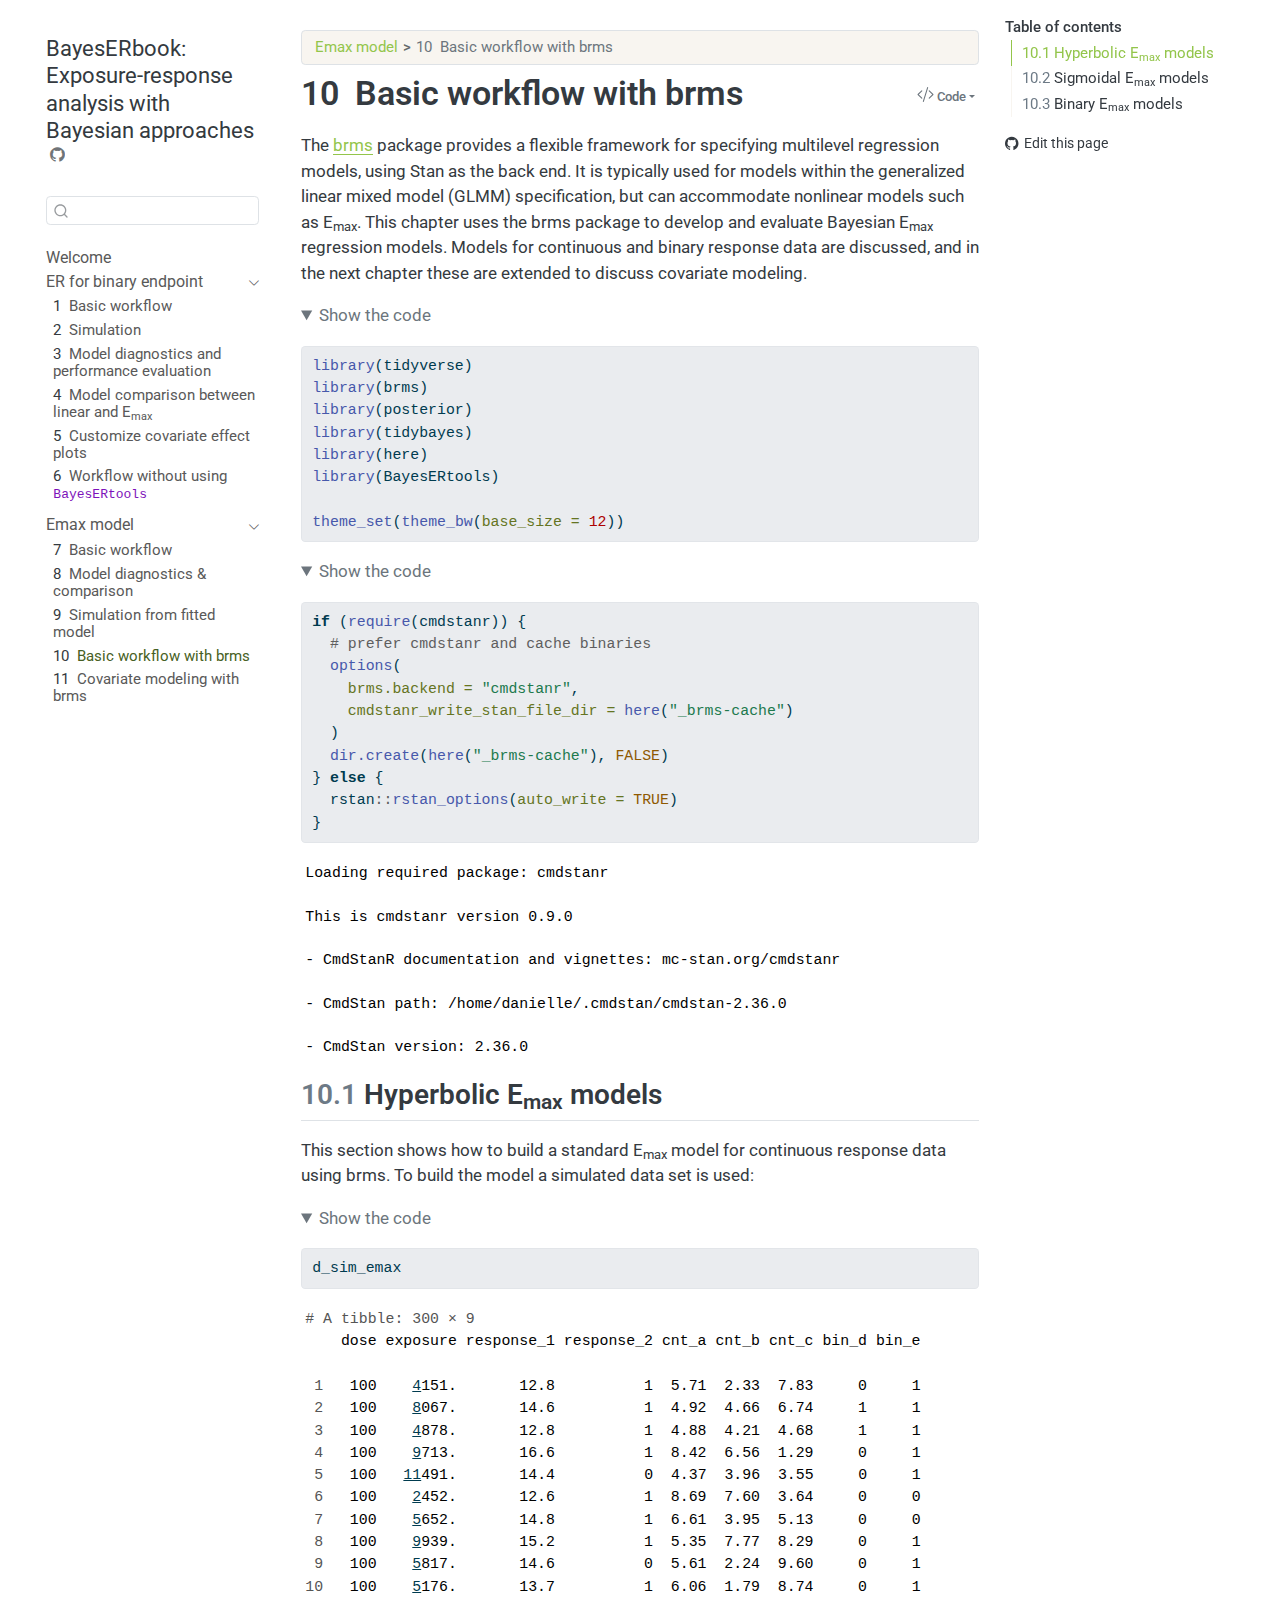
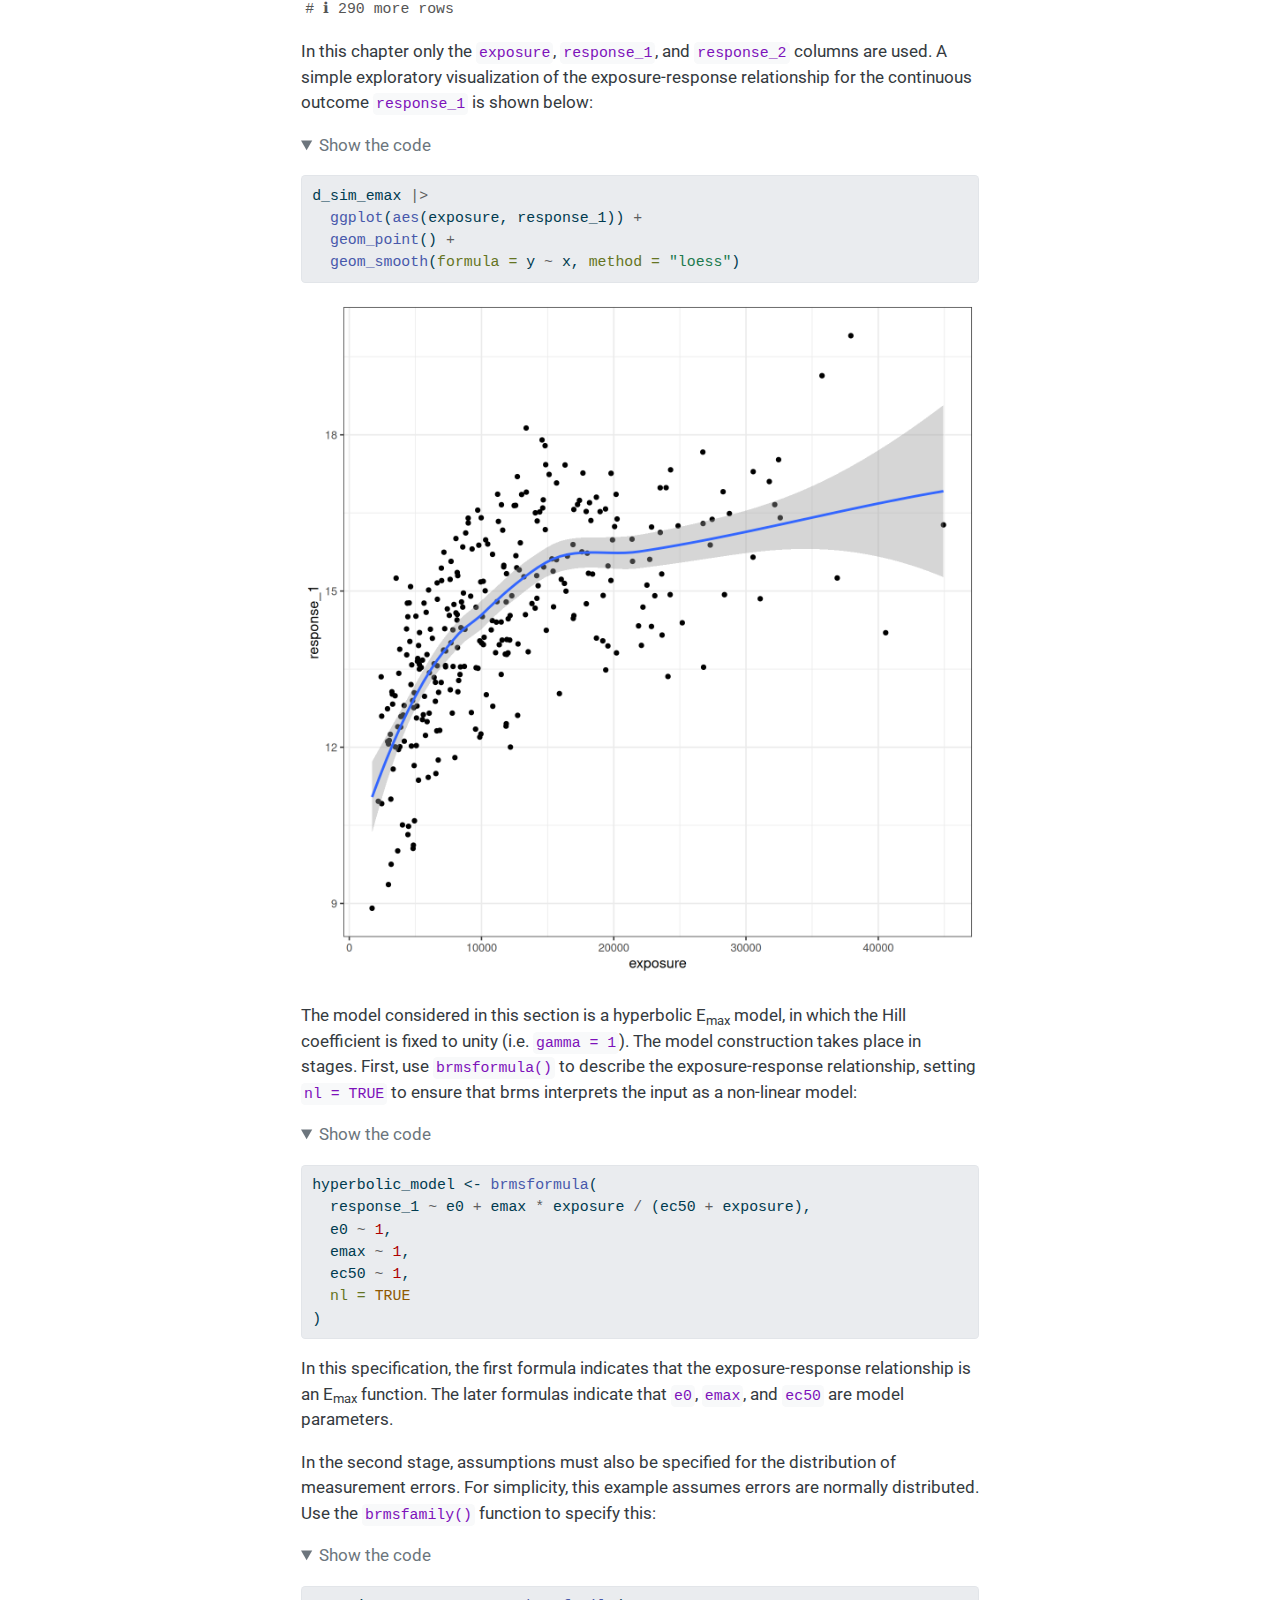
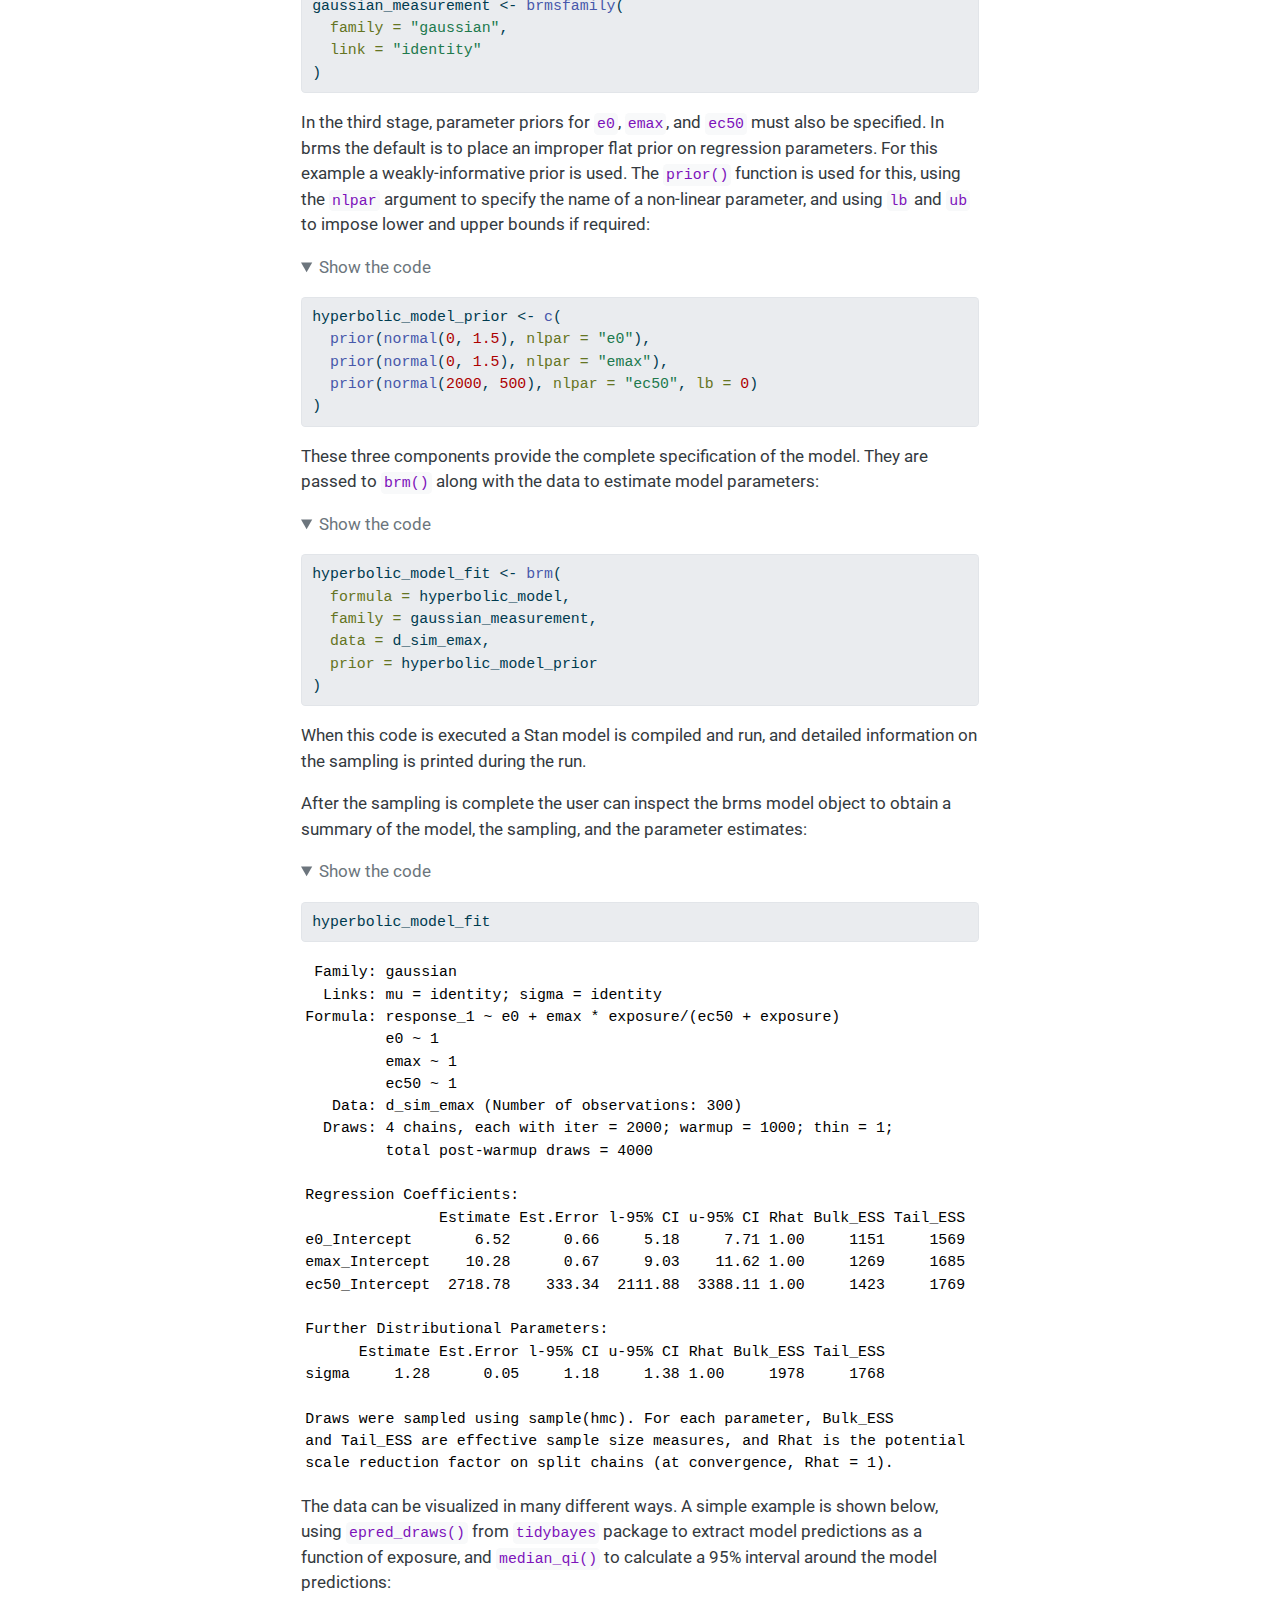
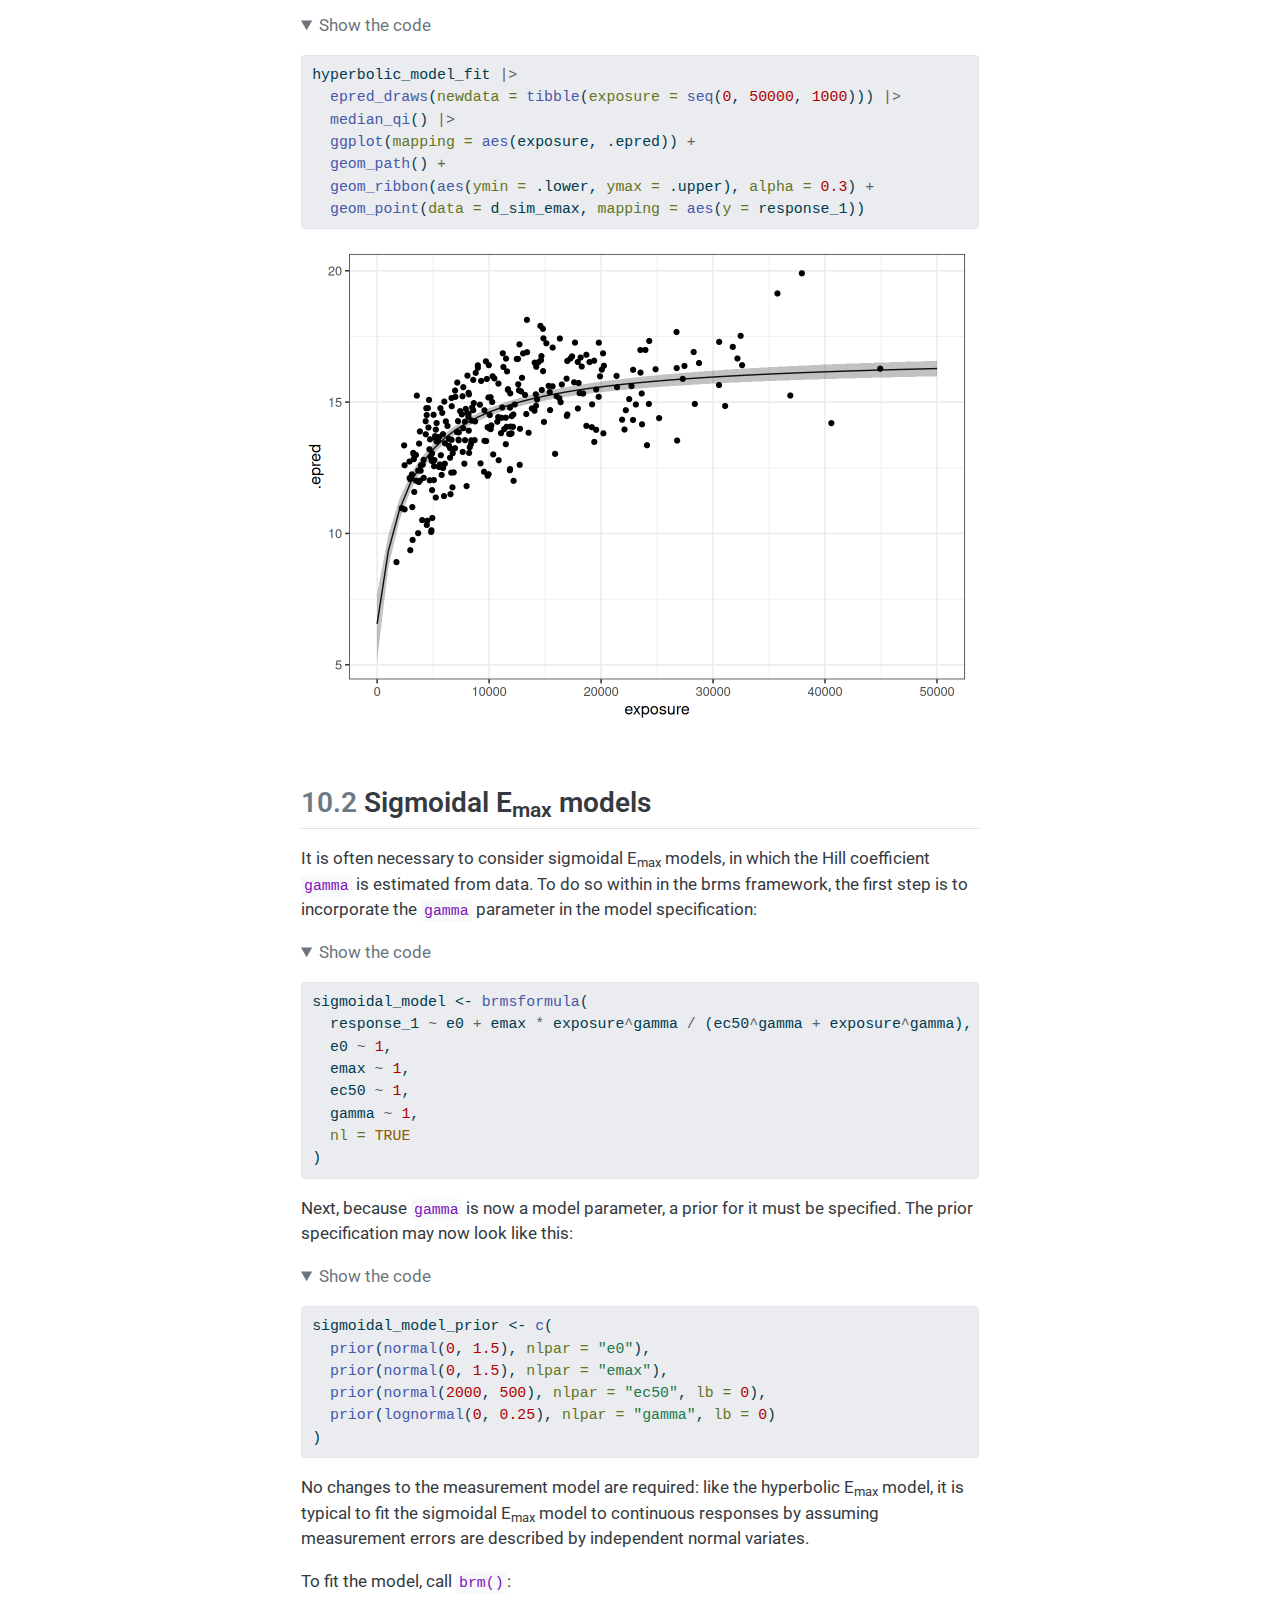
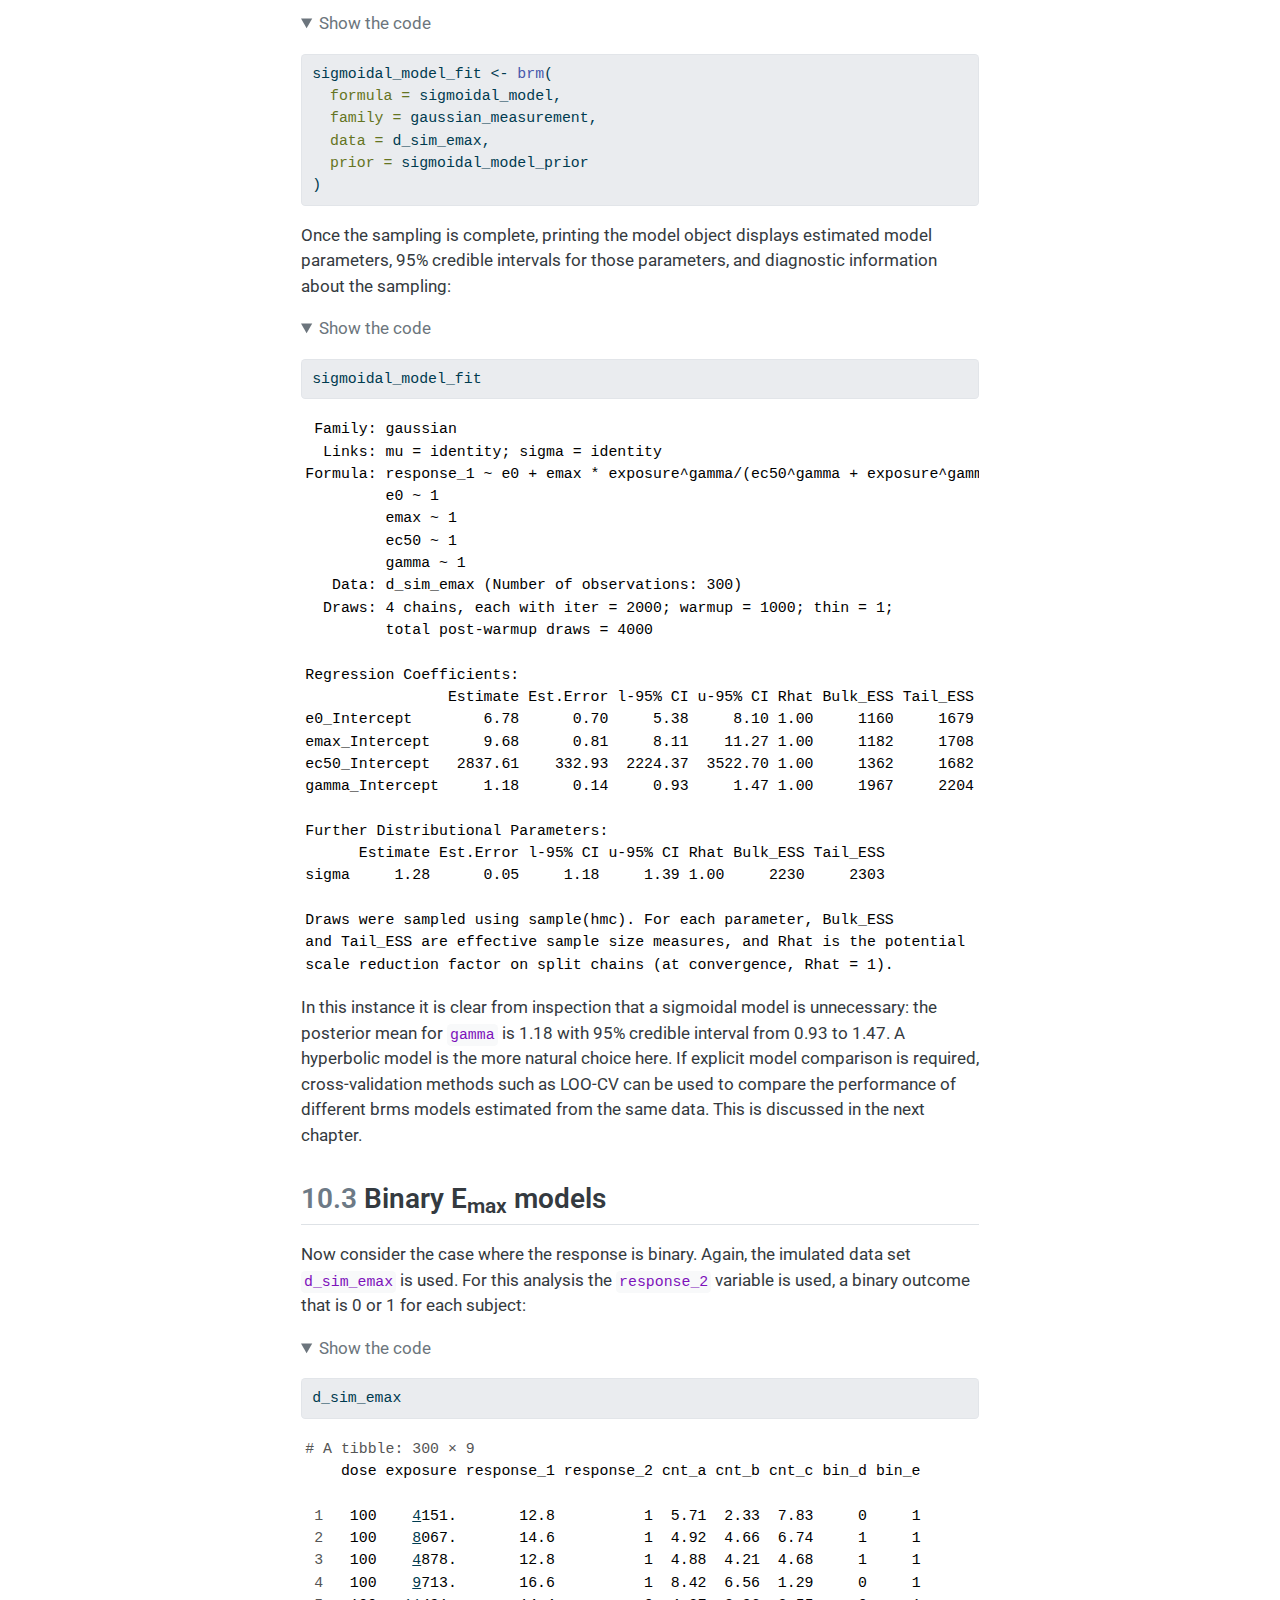
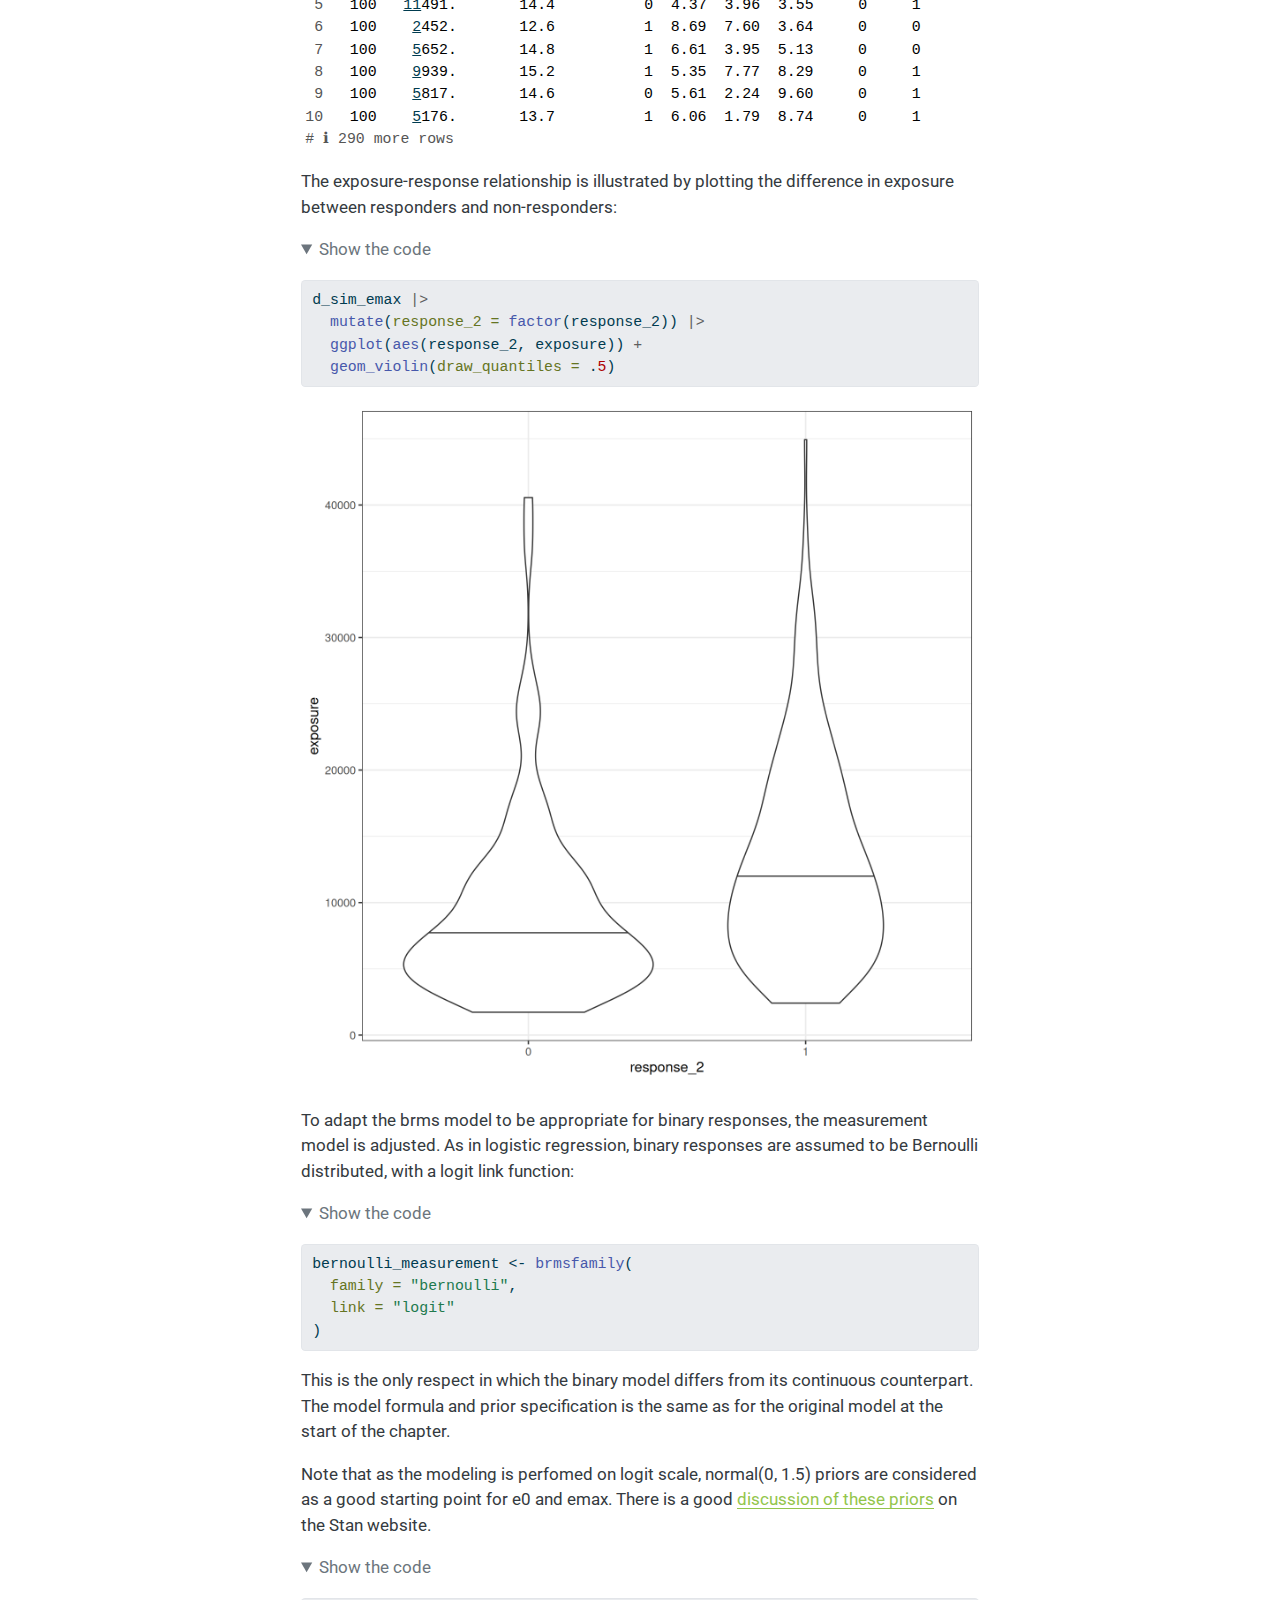
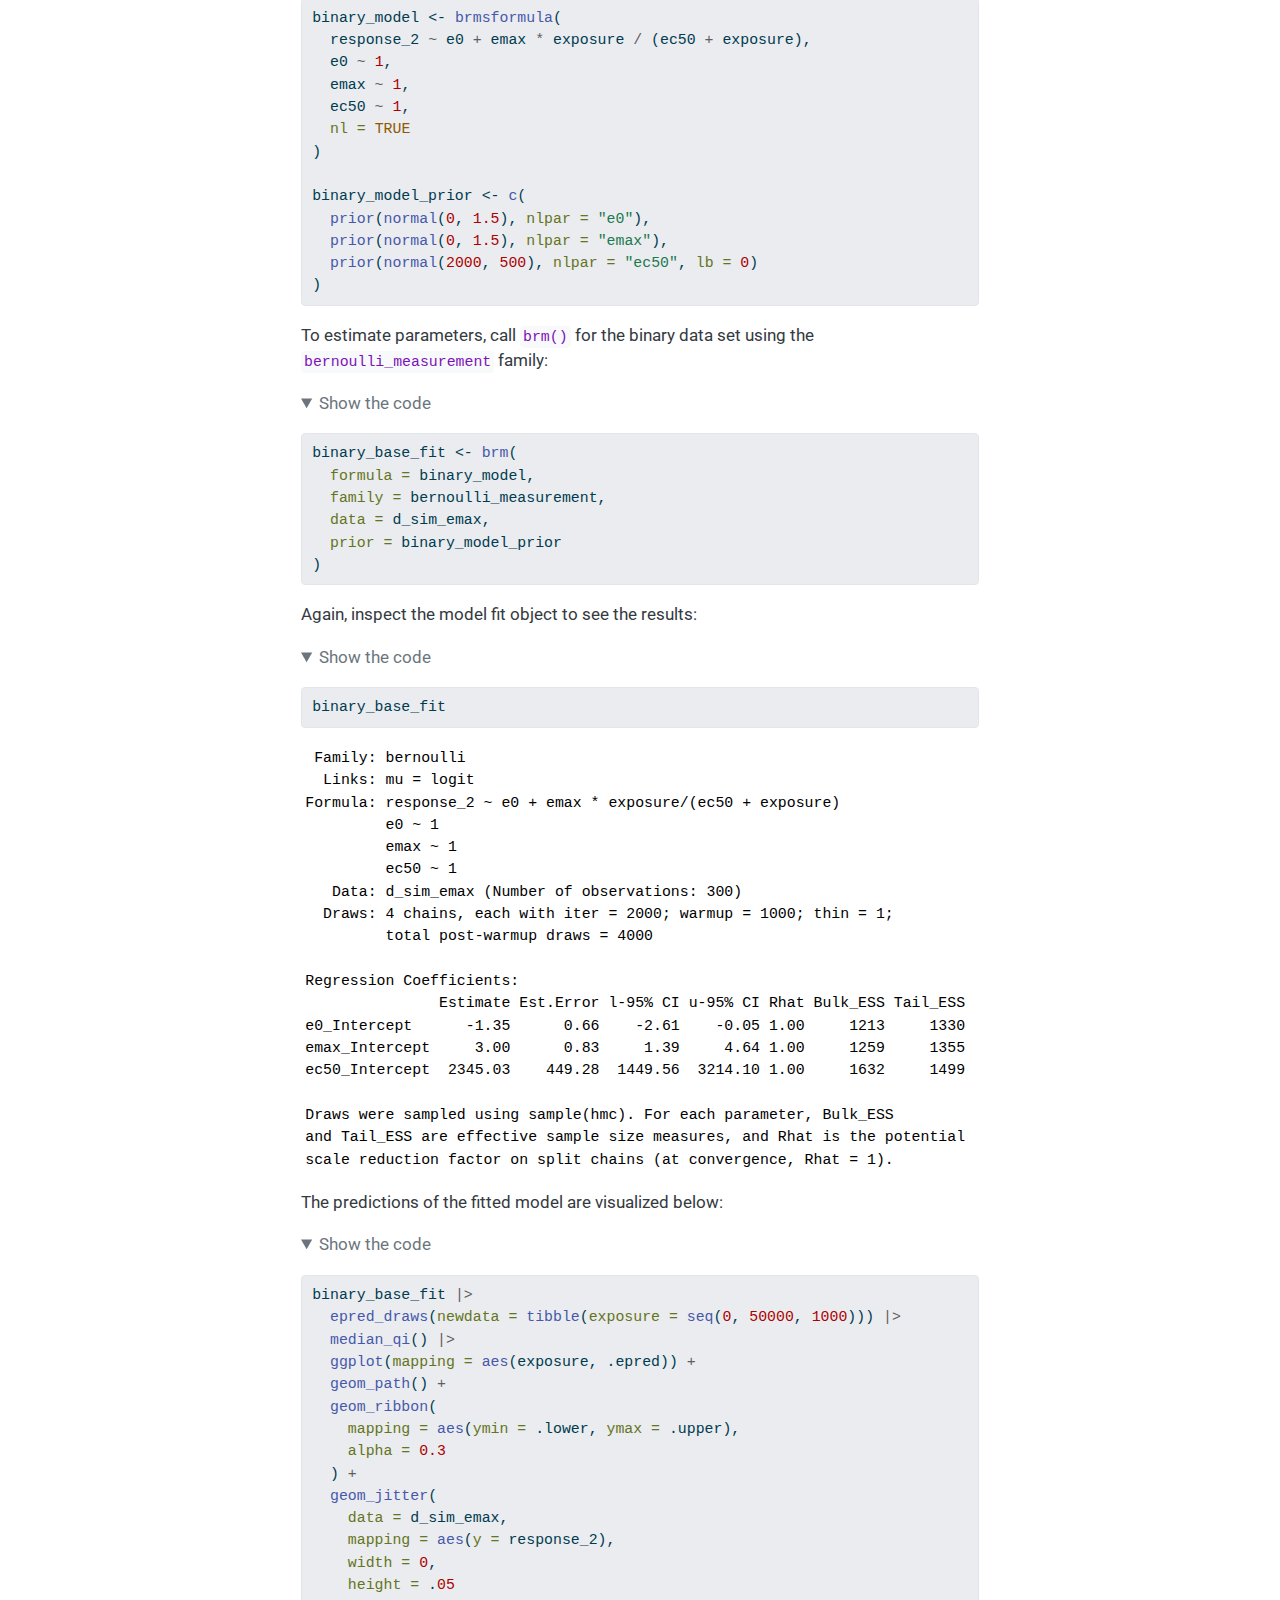
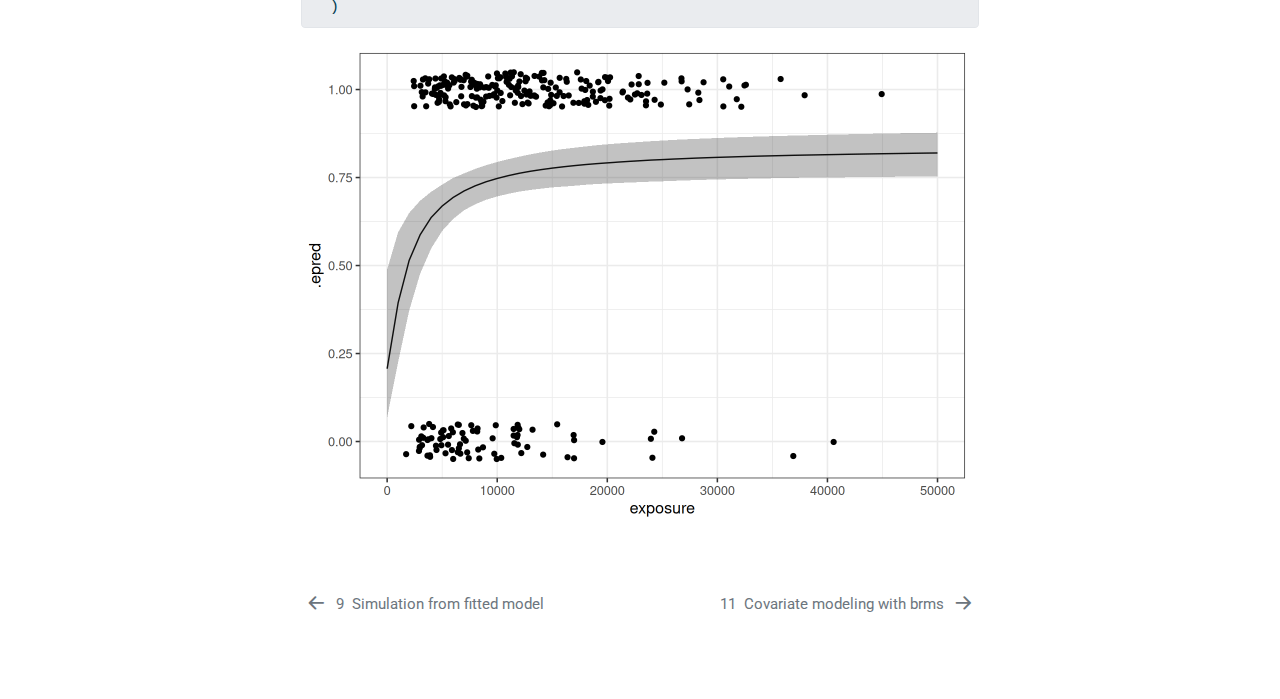
<file: notebook/emax/basic_workflow_brms.html>
<!DOCTYPE html>
<html xmlns="http://www.w3.org/1999/xhtml" lang="en" xml:lang="en"><head>

<meta charset="utf-8">
<meta name="generator" content="quarto-1.7.31">

<meta name="viewport" content="width=device-width, initial-scale=1.0, user-scalable=yes">


<title>10&nbsp; Basic workflow with brms – BayesERbook: Exposure-response analysis with Bayesian approaches</title>
<style>
code{white-space: pre-wrap;}
span.smallcaps{font-variant: small-caps;}
div.columns{display: flex; gap: min(4vw, 1.5em);}
div.column{flex: auto; overflow-x: auto;}
div.hanging-indent{margin-left: 1.5em; text-indent: -1.5em;}
ul.task-list{list-style: none;}
ul.task-list li input[type="checkbox"] {
  width: 0.8em;
  margin: 0 0.8em 0.2em -1em; /* quarto-specific, see https://github.com/quarto-dev/quarto-cli/issues/4556 */ 
  vertical-align: middle;
}
/* CSS for syntax highlighting */
html { -webkit-text-size-adjust: 100%; }
pre > code.sourceCode { white-space: pre; position: relative; }
pre > code.sourceCode > span { display: inline-block; line-height: 1.25; }
pre > code.sourceCode > span:empty { height: 1.2em; }
.sourceCode { overflow: visible; }
code.sourceCode > span { color: inherit; text-decoration: inherit; }
div.sourceCode { margin: 1em 0; }
pre.sourceCode { margin: 0; }
@media screen {
div.sourceCode { overflow: auto; }
}
@media print {
pre > code.sourceCode { white-space: pre-wrap; }
pre > code.sourceCode > span { text-indent: -5em; padding-left: 5em; }
}
pre.numberSource code
  { counter-reset: source-line 0; }
pre.numberSource code > span
  { position: relative; left: -4em; counter-increment: source-line; }
pre.numberSource code > span > a:first-child::before
  { content: counter(source-line);
    position: relative; left: -1em; text-align: right; vertical-align: baseline;
    border: none; display: inline-block;
    -webkit-touch-callout: none; -webkit-user-select: none;
    -khtml-user-select: none; -moz-user-select: none;
    -ms-user-select: none; user-select: none;
    padding: 0 4px; width: 4em;
  }
pre.numberSource { margin-left: 3em;  padding-left: 4px; }
div.sourceCode
  {   }
@media screen {
pre > code.sourceCode > span > a:first-child::before { text-decoration: underline; }
}
</style>


<script src="../../site_libs/quarto-nav/quarto-nav.js"></script>
<script src="../../site_libs/quarto-nav/headroom.min.js"></script>
<script src="../../site_libs/clipboard/clipboard.min.js"></script>
<script src="../../site_libs/quarto-search/autocomplete.umd.js"></script>
<script src="../../site_libs/quarto-search/fuse.min.js"></script>
<script src="../../site_libs/quarto-search/quarto-search.js"></script>
<meta name="quarto:offset" content="../../">
<link href="../../notebook/emax/covariate_modeling.html" rel="next">
<link href="../../notebook/emax/simulation.html" rel="prev">
<script src="../../site_libs/quarto-html/quarto.js" type="module"></script>
<script src="../../site_libs/quarto-html/tabsets/tabsets.js" type="module"></script>
<script src="../../site_libs/quarto-html/popper.min.js"></script>
<script src="../../site_libs/quarto-html/tippy.umd.min.js"></script>
<script src="../../site_libs/quarto-html/anchor.min.js"></script>
<link href="../../site_libs/quarto-html/tippy.css" rel="stylesheet">
<link href="../../site_libs/quarto-html/quarto-syntax-highlighting-e1a5c8363afafaef2c763b6775fbf3ca.css" rel="stylesheet" id="quarto-text-highlighting-styles">
<script src="../../site_libs/bootstrap/bootstrap.min.js"></script>
<link href="../../site_libs/bootstrap/bootstrap-icons.css" rel="stylesheet">
<link href="../../site_libs/bootstrap/bootstrap-259b723fa4e0873cffa7869d0db9a921.min.css" rel="stylesheet" append-hash="true" id="quarto-bootstrap" data-mode="light">
<script id="quarto-search-options" type="application/json">{
  "location": "sidebar",
  "copy-button": false,
  "collapse-after": 3,
  "panel-placement": "start",
  "type": "textbox",
  "limit": 50,
  "keyboard-shortcut": [
    "f",
    "/",
    "s"
  ],
  "show-item-context": false,
  "language": {
    "search-no-results-text": "No results",
    "search-matching-documents-text": "matching documents",
    "search-copy-link-title": "Copy link to search",
    "search-hide-matches-text": "Hide additional matches",
    "search-more-match-text": "more match in this document",
    "search-more-matches-text": "more matches in this document",
    "search-clear-button-title": "Clear",
    "search-text-placeholder": "",
    "search-detached-cancel-button-title": "Cancel",
    "search-submit-button-title": "Submit",
    "search-label": "Search"
  }
}</script>


</head>

<body class="nav-sidebar floating quarto-light">

<div id="quarto-search-results"></div>
  <header id="quarto-header" class="headroom fixed-top">
  <nav class="quarto-secondary-nav">
    <div class="container-fluid d-flex">
      <button type="button" class="quarto-btn-toggle btn" data-bs-toggle="collapse" role="button" data-bs-target=".quarto-sidebar-collapse-item" aria-controls="quarto-sidebar" aria-expanded="false" aria-label="Toggle sidebar navigation" onclick="if (window.quartoToggleHeadroom) { window.quartoToggleHeadroom(); }">
        <i class="bi bi-layout-text-sidebar-reverse"></i>
      </button>
        <nav class="quarto-page-breadcrumbs" aria-label="breadcrumb"><ol class="breadcrumb"><li class="breadcrumb-item"><a href="../../notebook/emax/basic_workflow.html">Emax model</a></li><li class="breadcrumb-item"><a href="../../notebook/emax/basic_workflow_brms.html"><span class="chapter-number">10</span>&nbsp; <span class="chapter-title">Basic workflow with brms</span></a></li></ol></nav>
        <a class="flex-grow-1" role="navigation" data-bs-toggle="collapse" data-bs-target=".quarto-sidebar-collapse-item" aria-controls="quarto-sidebar" aria-expanded="false" aria-label="Toggle sidebar navigation" onclick="if (window.quartoToggleHeadroom) { window.quartoToggleHeadroom(); }">      
        </a>
      <button type="button" class="btn quarto-search-button" aria-label="Search" onclick="window.quartoOpenSearch();">
        <i class="bi bi-search"></i>
      </button>
    </div>
  </nav>
</header>
<!-- content -->
<div id="quarto-content" class="quarto-container page-columns page-rows-contents page-layout-article">
<!-- sidebar -->
  <nav id="quarto-sidebar" class="sidebar collapse collapse-horizontal quarto-sidebar-collapse-item sidebar-navigation floating overflow-auto">
    <div class="pt-lg-2 mt-2 text-left sidebar-header">
    <div class="sidebar-title mb-0 py-0">
      <a href="../../">BayesERbook: Exposure-response analysis with Bayesian approaches</a> 
        <div class="sidebar-tools-main">
    <a href="https://github.com/genentech/BayesERbook/" title="Source Code" class="quarto-navigation-tool px-1" aria-label="Source Code"><i class="bi bi-github"></i></a>
</div>
    </div>
      </div>
        <div class="mt-2 flex-shrink-0 align-items-center">
        <div class="sidebar-search">
        <div id="quarto-search" class="" title="Search"></div>
        </div>
        </div>
    <div class="sidebar-menu-container"> 
    <ul class="list-unstyled mt-1">
        <li class="sidebar-item">
  <div class="sidebar-item-container"> 
  <a href="../../index.html" class="sidebar-item-text sidebar-link">
 <span class="menu-text">Welcome</span></a>
  </div>
</li>
        <li class="sidebar-item sidebar-item-section">
      <div class="sidebar-item-container"> 
            <a class="sidebar-item-text sidebar-link text-start" data-bs-toggle="collapse" data-bs-target="#quarto-sidebar-section-1" role="navigation" aria-expanded="true">
 <span class="menu-text">ER for binary endpoint</span></a>
          <a class="sidebar-item-toggle text-start" data-bs-toggle="collapse" data-bs-target="#quarto-sidebar-section-1" role="navigation" aria-expanded="true" aria-label="Toggle section">
            <i class="bi bi-chevron-right ms-2"></i>
          </a> 
      </div>
      <ul id="quarto-sidebar-section-1" class="collapse list-unstyled sidebar-section depth1 show">  
          <li class="sidebar-item">
  <div class="sidebar-item-container"> 
  <a href="../../notebook/binary/basic_workflow.html" class="sidebar-item-text sidebar-link">
 <span class="menu-text"><span class="chapter-number">1</span>&nbsp; <span class="chapter-title">Basic workflow</span></span></a>
  </div>
</li>
          <li class="sidebar-item">
  <div class="sidebar-item-container"> 
  <a href="../../notebook/binary/simulation.html" class="sidebar-item-text sidebar-link">
 <span class="menu-text"><span class="chapter-number">2</span>&nbsp; <span class="chapter-title">Simulation</span></span></a>
  </div>
</li>
          <li class="sidebar-item">
  <div class="sidebar-item-container"> 
  <a href="../../notebook/binary/model_diagnostics.html" class="sidebar-item-text sidebar-link">
 <span class="menu-text"><span class="chapter-number">3</span>&nbsp; <span class="chapter-title">Model diagnostics and performance evaluation</span></span></a>
  </div>
</li>
          <li class="sidebar-item">
  <div class="sidebar-item-container"> 
  <a href="../../notebook/binary/mod_structure_comparison.html" class="sidebar-item-text sidebar-link">
 <span class="menu-text"><span class="chapter-number">4</span>&nbsp; <span class="chapter-title">Model comparison between linear and E<sub>max</sub></span></span></a>
  </div>
</li>
          <li class="sidebar-item">
  <div class="sidebar-item-container"> 
  <a href="../../notebook/binary/coveff_customize.html" class="sidebar-item-text sidebar-link">
 <span class="menu-text"><span class="chapter-number">5</span>&nbsp; <span class="chapter-title">Customize covariate effect plots</span></span></a>
  </div>
</li>
          <li class="sidebar-item">
  <div class="sidebar-item-container"> 
  <a href="../../notebook/binary/workflow_wo_package.html" class="sidebar-item-text sidebar-link">
 <span class="menu-text"><span class="chapter-number">6</span>&nbsp; <span class="chapter-title">Workflow without using <code>BayesERtools</code></span></span></a>
  </div>
</li>
      </ul>
  </li>
        <li class="sidebar-item sidebar-item-section">
      <div class="sidebar-item-container"> 
            <a class="sidebar-item-text sidebar-link text-start" data-bs-toggle="collapse" data-bs-target="#quarto-sidebar-section-2" role="navigation" aria-expanded="true">
 <span class="menu-text">Emax model</span></a>
          <a class="sidebar-item-toggle text-start" data-bs-toggle="collapse" data-bs-target="#quarto-sidebar-section-2" role="navigation" aria-expanded="true" aria-label="Toggle section">
            <i class="bi bi-chevron-right ms-2"></i>
          </a> 
      </div>
      <ul id="quarto-sidebar-section-2" class="collapse list-unstyled sidebar-section depth1 show">  
          <li class="sidebar-item">
  <div class="sidebar-item-container"> 
  <a href="../../notebook/emax/basic_workflow.html" class="sidebar-item-text sidebar-link">
 <span class="menu-text"><span class="chapter-number">7</span>&nbsp; <span class="chapter-title">Basic workflow</span></span></a>
  </div>
</li>
          <li class="sidebar-item">
  <div class="sidebar-item-container"> 
  <a href="../../notebook/emax/model_diagnostics.html" class="sidebar-item-text sidebar-link">
 <span class="menu-text"><span class="chapter-number">8</span>&nbsp; <span class="chapter-title">Model diagnostics &amp; comparison</span></span></a>
  </div>
</li>
          <li class="sidebar-item">
  <div class="sidebar-item-container"> 
  <a href="../../notebook/emax/simulation.html" class="sidebar-item-text sidebar-link">
 <span class="menu-text"><span class="chapter-number">9</span>&nbsp; <span class="chapter-title">Simulation from fitted model</span></span></a>
  </div>
</li>
          <li class="sidebar-item">
  <div class="sidebar-item-container"> 
  <a href="../../notebook/emax/basic_workflow_brms.html" class="sidebar-item-text sidebar-link active">
 <span class="menu-text"><span class="chapter-number">10</span>&nbsp; <span class="chapter-title">Basic workflow with brms</span></span></a>
  </div>
</li>
          <li class="sidebar-item">
  <div class="sidebar-item-container"> 
  <a href="../../notebook/emax/covariate_modeling.html" class="sidebar-item-text sidebar-link">
 <span class="menu-text"><span class="chapter-number">11</span>&nbsp; <span class="chapter-title">Covariate modeling with brms</span></span></a>
  </div>
</li>
      </ul>
  </li>
    </ul>
    </div>
</nav>
<div id="quarto-sidebar-glass" class="quarto-sidebar-collapse-item" data-bs-toggle="collapse" data-bs-target=".quarto-sidebar-collapse-item"></div>
<!-- margin-sidebar -->
    <div id="quarto-margin-sidebar" class="sidebar margin-sidebar">
        <nav id="TOC" role="doc-toc" class="toc-active">
    <h2 id="toc-title">Table of contents</h2>
   
  <ul>
  <li><a href="#hyperbolic-emax-models" id="toc-hyperbolic-emax-models" class="nav-link active" data-scroll-target="#hyperbolic-emax-models"><span class="header-section-number">10.1</span> Hyperbolic E<sub>max</sub> models</a></li>
  <li><a href="#sigmoidal-emax-models" id="toc-sigmoidal-emax-models" class="nav-link" data-scroll-target="#sigmoidal-emax-models"><span class="header-section-number">10.2</span> Sigmoidal E<sub>max</sub> models</a></li>
  <li><a href="#binary-emax-models" id="toc-binary-emax-models" class="nav-link" data-scroll-target="#binary-emax-models"><span class="header-section-number">10.3</span> Binary E<sub>max</sub> models</a></li>
  </ul>
<div class="toc-actions"><ul><li><a href="https://github.com/genentech/BayesERbook/edit/main/notebook/emax/basic_workflow_brms.qmd" class="toc-action"><i class="bi bi-github"></i>Edit this page</a></li></ul></div></nav>
    </div>
<!-- main -->
<main class="content" id="quarto-document-content">

<header id="title-block-header" class="quarto-title-block default"><nav class="quarto-page-breadcrumbs quarto-title-breadcrumbs d-none d-lg-block" aria-label="breadcrumb"><ol class="breadcrumb"><li class="breadcrumb-item"><a href="../../notebook/emax/basic_workflow.html">Emax model</a></li><li class="breadcrumb-item"><a href="../../notebook/emax/basic_workflow_brms.html"><span class="chapter-number">10</span>&nbsp; <span class="chapter-title">Basic workflow with brms</span></a></li></ol></nav>
<div class="quarto-title">
<div class="quarto-title-block"><div><h1 class="title"><span class="chapter-number">10</span>&nbsp; <span class="chapter-title">Basic workflow with brms</span></h1><button type="button" class="btn code-tools-button dropdown-toggle" id="quarto-code-tools-menu" data-bs-toggle="dropdown" aria-expanded="false"><i class="bi"></i> Code</button><ul class="dropdown-menu dropdown-menu-end" aria-labelelledby="quarto-code-tools-menu"><li><a id="quarto-show-all-code" class="dropdown-item" href="javascript:void(0)" role="button">Show All Code</a></li><li><a id="quarto-hide-all-code" class="dropdown-item" href="javascript:void(0)" role="button">Hide All Code</a></li><li><hr class="dropdown-divider"></li><li><a id="quarto-view-source" class="dropdown-item" href="javascript:void(0)" role="button">View Source</a></li></ul></div></div>
</div>



<div class="quarto-title-meta">

    
  
    
  </div>
  


</header>


<p>The <a href="https://paulbuerkner.com/brms/">brms</a> package provides a flexible framework for specifying multilevel regression models, using Stan as the back end. It is typically used for models within the generalized linear mixed model (GLMM) specification, but can accommodate nonlinear models such as E<sub>max</sub>. This chapter uses the brms package to develop and evaluate Bayesian E<sub>max</sub> regression models. Models for continuous and binary response data are discussed, and in the next chapter these are extended to discuss covariate modeling.</p>
<div class="cell">
<details open="" class="code-fold">
<summary>Show the code</summary>
<div class="sourceCode cell-code" id="cb1"><pre class="sourceCode r code-with-copy"><code class="sourceCode r"><span id="cb1-1"><a href="#cb1-1" aria-hidden="true" tabindex="-1"></a><span class="fu">library</span>(tidyverse)</span>
<span id="cb1-2"><a href="#cb1-2" aria-hidden="true" tabindex="-1"></a><span class="fu">library</span>(brms)</span>
<span id="cb1-3"><a href="#cb1-3" aria-hidden="true" tabindex="-1"></a><span class="fu">library</span>(posterior)</span>
<span id="cb1-4"><a href="#cb1-4" aria-hidden="true" tabindex="-1"></a><span class="fu">library</span>(tidybayes)</span>
<span id="cb1-5"><a href="#cb1-5" aria-hidden="true" tabindex="-1"></a><span class="fu">library</span>(here)</span>
<span id="cb1-6"><a href="#cb1-6" aria-hidden="true" tabindex="-1"></a><span class="fu">library</span>(BayesERtools)</span>
<span id="cb1-7"><a href="#cb1-7" aria-hidden="true" tabindex="-1"></a></span>
<span id="cb1-8"><a href="#cb1-8" aria-hidden="true" tabindex="-1"></a><span class="fu">theme_set</span>(<span class="fu">theme_bw</span>(<span class="at">base_size =</span> <span class="dv">12</span>))</span></code><button title="Copy to Clipboard" class="code-copy-button"><i class="bi"></i></button></pre></div>
</details>
</div>
<div class="cell">
<details open="" class="code-fold">
<summary>Show the code</summary>
<div class="sourceCode cell-code" id="cb2"><pre class="sourceCode r code-with-copy"><code class="sourceCode r"><span id="cb2-1"><a href="#cb2-1" aria-hidden="true" tabindex="-1"></a><span class="cf">if</span> (<span class="fu">require</span>(cmdstanr)) {</span>
<span id="cb2-2"><a href="#cb2-2" aria-hidden="true" tabindex="-1"></a>  <span class="co"># prefer cmdstanr and cache binaries</span></span>
<span id="cb2-3"><a href="#cb2-3" aria-hidden="true" tabindex="-1"></a>  <span class="fu">options</span>(</span>
<span id="cb2-4"><a href="#cb2-4" aria-hidden="true" tabindex="-1"></a>    <span class="at">brms.backend =</span> <span class="st">"cmdstanr"</span>, </span>
<span id="cb2-5"><a href="#cb2-5" aria-hidden="true" tabindex="-1"></a>    <span class="at">cmdstanr_write_stan_file_dir =</span> <span class="fu">here</span>(<span class="st">"_brms-cache"</span>)</span>
<span id="cb2-6"><a href="#cb2-6" aria-hidden="true" tabindex="-1"></a>  )</span>
<span id="cb2-7"><a href="#cb2-7" aria-hidden="true" tabindex="-1"></a>  <span class="fu">dir.create</span>(<span class="fu">here</span>(<span class="st">"_brms-cache"</span>), <span class="cn">FALSE</span>)</span>
<span id="cb2-8"><a href="#cb2-8" aria-hidden="true" tabindex="-1"></a>} <span class="cf">else</span> {</span>
<span id="cb2-9"><a href="#cb2-9" aria-hidden="true" tabindex="-1"></a>  rstan<span class="sc">::</span><span class="fu">rstan_options</span>(<span class="at">auto_write =</span> <span class="cn">TRUE</span>)</span>
<span id="cb2-10"><a href="#cb2-10" aria-hidden="true" tabindex="-1"></a>}</span></code><button title="Copy to Clipboard" class="code-copy-button"><i class="bi"></i></button></pre></div>
</details>
<pre class="r-output"><code>Loading required package: cmdstanr
</code></pre>
<pre class="r-output"><code>This is cmdstanr version 0.9.0
</code></pre>
<pre class="r-output"><code>- CmdStanR documentation and vignettes: mc-stan.org/cmdstanr
</code></pre>
<pre class="r-output"><code>- CmdStan path: /home/danielle/.cmdstan/cmdstan-2.36.0
</code></pre>
<pre class="r-output"><code>- CmdStan version: 2.36.0
</code></pre>
</div>
<section id="hyperbolic-emax-models" class="level2" data-number="10.1">
<h2 data-number="10.1" class="anchored" data-anchor-id="hyperbolic-emax-models"><span class="header-section-number">10.1</span> Hyperbolic E<sub>max</sub> models</h2>
<p>This section shows how to build a standard E<sub>max</sub> model for continuous response data using brms. To build the model a simulated data set is used:</p>
<div class="cell">
<details open="" class="code-fold">
<summary>Show the code</summary>
<div class="sourceCode cell-code" id="cb3"><pre class="sourceCode r code-with-copy"><code class="sourceCode r"><span id="cb3-1"><a href="#cb3-1" aria-hidden="true" tabindex="-1"></a>d_sim_emax</span></code><button title="Copy to Clipboard" class="code-copy-button"><i class="bi"></i></button></pre></div>
</details>
<pre class="r-output"><code><span style="color: #555555;"># A tibble: 300 × 9</span>
    dose exposure response_1 response_2 cnt_a cnt_b cnt_c bin_d bin_e
   <span style="color: #555555; font-style: italic;"><dbl></dbl></span>    <span style="color: #555555; font-style: italic;"><dbl></dbl></span>      <span style="color: #555555; font-style: italic;"><dbl></dbl></span>      <span style="color: #555555; font-style: italic;"><dbl></dbl></span> <span style="color: #555555; font-style: italic;"><dbl></dbl></span> <span style="color: #555555; font-style: italic;"><dbl></dbl></span> <span style="color: #555555; font-style: italic;"><dbl></dbl></span> <span style="color: #555555; font-style: italic;"><dbl></dbl></span> <span style="color: #555555; font-style: italic;"><dbl></dbl></span>
<span style="color: #555555;"> 1</span>   100    <span style="text-decoration: underline;">4</span>151.       12.8          1  5.71  2.33  7.83     0     1
<span style="color: #555555;"> 2</span>   100    <span style="text-decoration: underline;">8</span>067.       14.6          1  4.92  4.66  6.74     1     1
<span style="color: #555555;"> 3</span>   100    <span style="text-decoration: underline;">4</span>878.       12.8          1  4.88  4.21  4.68     1     1
<span style="color: #555555;"> 4</span>   100    <span style="text-decoration: underline;">9</span>713.       16.6          1  8.42  6.56  1.29     0     1
<span style="color: #555555;"> 5</span>   100   <span style="text-decoration: underline;">11</span>491.       14.4          0  4.37  3.96  3.55     0     1
<span style="color: #555555;"> 6</span>   100    <span style="text-decoration: underline;">2</span>452.       12.6          1  8.69  7.60  3.64     0     0
<span style="color: #555555;"> 7</span>   100    <span style="text-decoration: underline;">5</span>652.       14.8          1  6.61  3.95  5.13     0     0
<span style="color: #555555;"> 8</span>   100    <span style="text-decoration: underline;">9</span>939.       15.2          1  5.35  7.77  8.29     0     1
<span style="color: #555555;"> 9</span>   100    <span style="text-decoration: underline;">5</span>817.       14.6          0  5.61  2.24  9.60     0     1
<span style="color: #555555;">10</span>   100    <span style="text-decoration: underline;">5</span>176.       13.7          1  6.06  1.79  8.74     0     1
<span style="color: #555555;"># ℹ 290 more rows</span>
</code></pre>
</div>
<p>In this chapter only the <code>exposure</code>, <code>response_1</code>, and <code>response_2</code> columns are used. A simple exploratory visualization of the exposure-response relationship for the continuous outcome <code>response_1</code> is shown below:</p>
<div class="cell">
<details open="" class="code-fold">
<summary>Show the code</summary>
<div class="sourceCode cell-code" id="cb4"><pre class="sourceCode r code-with-copy"><code class="sourceCode r"><span id="cb4-1"><a href="#cb4-1" aria-hidden="true" tabindex="-1"></a>d_sim_emax <span class="sc">|&gt;</span> </span>
<span id="cb4-2"><a href="#cb4-2" aria-hidden="true" tabindex="-1"></a>  <span class="fu">ggplot</span>(<span class="fu">aes</span>(exposure, response_1)) <span class="sc">+</span> </span>
<span id="cb4-3"><a href="#cb4-3" aria-hidden="true" tabindex="-1"></a>  <span class="fu">geom_point</span>() <span class="sc">+</span> </span>
<span id="cb4-4"><a href="#cb4-4" aria-hidden="true" tabindex="-1"></a>  <span class="fu">geom_smooth</span>(<span class="at">formula =</span> y <span class="sc">~</span> x, <span class="at">method =</span> <span class="st">"loess"</span>)</span></code><button title="Copy to Clipboard" class="code-copy-button"><i class="bi"></i></button></pre></div>
</details>
<div class="cell-output-display">
<div>
<figure class="figure">
<p><img src="basic_workflow_brms_files/figure-html/show-continuous-emax-data-1.png" class="img-fluid figure-img" width="768"></p>
</figure>
</div>
</div>
</div>
<p>The model considered in this section is a hyperbolic E<sub>max</sub> model, in which the Hill coefficient is fixed to unity (i.e.&nbsp;<code>gamma = 1</code>). The model construction takes place in stages. First, use <code>brmsformula()</code> to describe the exposure-response relationship, setting <code>nl = TRUE</code> to ensure that brms interprets the input as a non-linear model:</p>
<div class="cell">
<details open="" class="code-fold">
<summary>Show the code</summary>
<div class="sourceCode cell-code" id="cb5"><pre class="sourceCode r code-with-copy"><code class="sourceCode r"><span id="cb5-1"><a href="#cb5-1" aria-hidden="true" tabindex="-1"></a>hyperbolic_model <span class="ot">&lt;-</span> <span class="fu">brmsformula</span>(</span>
<span id="cb5-2"><a href="#cb5-2" aria-hidden="true" tabindex="-1"></a>  response_1 <span class="sc">~</span> e0 <span class="sc">+</span> emax <span class="sc">*</span> exposure <span class="sc">/</span> (ec50 <span class="sc">+</span> exposure),</span>
<span id="cb5-3"><a href="#cb5-3" aria-hidden="true" tabindex="-1"></a>  e0 <span class="sc">~</span> <span class="dv">1</span>,</span>
<span id="cb5-4"><a href="#cb5-4" aria-hidden="true" tabindex="-1"></a>  emax <span class="sc">~</span> <span class="dv">1</span>,</span>
<span id="cb5-5"><a href="#cb5-5" aria-hidden="true" tabindex="-1"></a>  ec50 <span class="sc">~</span> <span class="dv">1</span>,</span>
<span id="cb5-6"><a href="#cb5-6" aria-hidden="true" tabindex="-1"></a>  <span class="at">nl =</span> <span class="cn">TRUE</span></span>
<span id="cb5-7"><a href="#cb5-7" aria-hidden="true" tabindex="-1"></a>) </span></code><button title="Copy to Clipboard" class="code-copy-button"><i class="bi"></i></button></pre></div>
</details>
</div>
<p>In this specification, the first formula indicates that the exposure-response relationship is an E<sub>max</sub> function. The later formulas indicate that <code>e0</code>, <code>emax</code>, and <code>ec50</code> are model parameters.</p>
<p>In the second stage, assumptions must also be specified for the distribution of measurement errors. For simplicity, this example assumes errors are normally distributed. Use the <code>brmsfamily()</code> function to specify this:</p>
<div class="cell">
<details open="" class="code-fold">
<summary>Show the code</summary>
<div class="sourceCode cell-code" id="cb6"><pre class="sourceCode r code-with-copy"><code class="sourceCode r"><span id="cb6-1"><a href="#cb6-1" aria-hidden="true" tabindex="-1"></a>gaussian_measurement <span class="ot">&lt;-</span> <span class="fu">brmsfamily</span>(</span>
<span id="cb6-2"><a href="#cb6-2" aria-hidden="true" tabindex="-1"></a>  <span class="at">family =</span> <span class="st">"gaussian"</span>, </span>
<span id="cb6-3"><a href="#cb6-3" aria-hidden="true" tabindex="-1"></a>  <span class="at">link =</span> <span class="st">"identity"</span></span>
<span id="cb6-4"><a href="#cb6-4" aria-hidden="true" tabindex="-1"></a>)</span></code><button title="Copy to Clipboard" class="code-copy-button"><i class="bi"></i></button></pre></div>
</details>
</div>
<p>In the third stage, parameter priors for <code>e0</code>, <code>emax</code>, and <code>ec50</code> must also be specified. In brms the default is to place an improper flat prior on regression parameters. For this example a weakly-informative prior is used. The <code>prior()</code> function is used for this, using the <code>nlpar</code> argument to specify the name of a non-linear parameter, and using <code>lb</code> and <code>ub</code> to impose lower and upper bounds if required:</p>
<div class="cell">
<details open="" class="code-fold">
<summary>Show the code</summary>
<div class="sourceCode cell-code" id="cb7"><pre class="sourceCode r code-with-copy"><code class="sourceCode r"><span id="cb7-1"><a href="#cb7-1" aria-hidden="true" tabindex="-1"></a>hyperbolic_model_prior <span class="ot">&lt;-</span> <span class="fu">c</span>(</span>
<span id="cb7-2"><a href="#cb7-2" aria-hidden="true" tabindex="-1"></a>  <span class="fu">prior</span>(<span class="fu">normal</span>(<span class="dv">0</span>, <span class="fl">1.5</span>), <span class="at">nlpar =</span> <span class="st">"e0"</span>),</span>
<span id="cb7-3"><a href="#cb7-3" aria-hidden="true" tabindex="-1"></a>  <span class="fu">prior</span>(<span class="fu">normal</span>(<span class="dv">0</span>, <span class="fl">1.5</span>), <span class="at">nlpar =</span> <span class="st">"emax"</span>),</span>
<span id="cb7-4"><a href="#cb7-4" aria-hidden="true" tabindex="-1"></a>  <span class="fu">prior</span>(<span class="fu">normal</span>(<span class="dv">2000</span>, <span class="dv">500</span>), <span class="at">nlpar =</span> <span class="st">"ec50"</span>, <span class="at">lb =</span> <span class="dv">0</span>)</span>
<span id="cb7-5"><a href="#cb7-5" aria-hidden="true" tabindex="-1"></a>)</span></code><button title="Copy to Clipboard" class="code-copy-button"><i class="bi"></i></button></pre></div>
</details>
</div>
<p>These three components provide the complete specification of the model. They are passed to <code>brm()</code> along with the data to estimate model parameters:</p>
<div class="cell">
<details open="" class="code-fold">
<summary>Show the code</summary>
<div class="sourceCode cell-code" id="cb8"><pre class="sourceCode r code-with-copy"><code class="sourceCode r"><span id="cb8-1"><a href="#cb8-1" aria-hidden="true" tabindex="-1"></a>hyperbolic_model_fit <span class="ot">&lt;-</span> <span class="fu">brm</span>(</span>
<span id="cb8-2"><a href="#cb8-2" aria-hidden="true" tabindex="-1"></a>  <span class="at">formula =</span> hyperbolic_model, </span>
<span id="cb8-3"><a href="#cb8-3" aria-hidden="true" tabindex="-1"></a>  <span class="at">family =</span> gaussian_measurement, </span>
<span id="cb8-4"><a href="#cb8-4" aria-hidden="true" tabindex="-1"></a>  <span class="at">data =</span> d_sim_emax, </span>
<span id="cb8-5"><a href="#cb8-5" aria-hidden="true" tabindex="-1"></a>  <span class="at">prior =</span> hyperbolic_model_prior</span>
<span id="cb8-6"><a href="#cb8-6" aria-hidden="true" tabindex="-1"></a>) </span></code><button title="Copy to Clipboard" class="code-copy-button"><i class="bi"></i></button></pre></div>
</details>
</div>
<p>When this code is executed a Stan model is compiled and run, and detailed information on the sampling is printed during the run.</p>
<p>After the sampling is complete the user can inspect the brms model object to obtain a summary of the model, the sampling, and the parameter estimates:</p>
<div class="cell">
<details open="" class="code-fold">
<summary>Show the code</summary>
<div class="sourceCode cell-code" id="cb9"><pre class="sourceCode r code-with-copy"><code class="sourceCode r"><span id="cb9-1"><a href="#cb9-1" aria-hidden="true" tabindex="-1"></a>hyperbolic_model_fit</span></code><button title="Copy to Clipboard" class="code-copy-button"><i class="bi"></i></button></pre></div>
</details>
<pre class="r-output"><code> Family: gaussian 
  Links: mu = identity; sigma = identity 
Formula: response_1 ~ e0 + emax * exposure/(ec50 + exposure) 
         e0 ~ 1
         emax ~ 1
         ec50 ~ 1
   Data: d_sim_emax (Number of observations: 300) 
  Draws: 4 chains, each with iter = 2000; warmup = 1000; thin = 1;
         total post-warmup draws = 4000

Regression Coefficients:
               Estimate Est.Error l-95% CI u-95% CI Rhat Bulk_ESS Tail_ESS
e0_Intercept       6.52      0.66     5.18     7.71 1.00     1151     1569
emax_Intercept    10.28      0.67     9.03    11.62 1.00     1269     1685
ec50_Intercept  2718.78    333.34  2111.88  3388.11 1.00     1423     1769

Further Distributional Parameters:
      Estimate Est.Error l-95% CI u-95% CI Rhat Bulk_ESS Tail_ESS
sigma     1.28      0.05     1.18     1.38 1.00     1978     1768

Draws were sampled using sample(hmc). For each parameter, Bulk_ESS
and Tail_ESS are effective sample size measures, and Rhat is the potential
scale reduction factor on split chains (at convergence, Rhat = 1).
</code></pre>
</div>
<p>The data can be visualized in many different ways. A simple example is shown below, using <code>epred_draws()</code> from <code>tidybayes</code> package to extract model predictions as a function of exposure, and <code>median_qi()</code> to calculate a 95% interval around the model predictions:</p>
<div class="cell">
<details open="" class="code-fold">
<summary>Show the code</summary>
<div class="sourceCode cell-code" id="cb10"><pre class="sourceCode r code-with-copy"><code class="sourceCode r"><span id="cb10-1"><a href="#cb10-1" aria-hidden="true" tabindex="-1"></a>hyperbolic_model_fit <span class="sc">|&gt;</span> </span>
<span id="cb10-2"><a href="#cb10-2" aria-hidden="true" tabindex="-1"></a>  <span class="fu">epred_draws</span>(<span class="at">newdata =</span> <span class="fu">tibble</span>(<span class="at">exposure =</span> <span class="fu">seq</span>(<span class="dv">0</span>, <span class="dv">50000</span>, <span class="dv">1000</span>))) <span class="sc">|&gt;</span> </span>
<span id="cb10-3"><a href="#cb10-3" aria-hidden="true" tabindex="-1"></a>  <span class="fu">median_qi</span>() <span class="sc">|&gt;</span> </span>
<span id="cb10-4"><a href="#cb10-4" aria-hidden="true" tabindex="-1"></a>  <span class="fu">ggplot</span>(<span class="at">mapping =</span> <span class="fu">aes</span>(exposure, .epred)) <span class="sc">+</span> </span>
<span id="cb10-5"><a href="#cb10-5" aria-hidden="true" tabindex="-1"></a>  <span class="fu">geom_path</span>() <span class="sc">+</span> </span>
<span id="cb10-6"><a href="#cb10-6" aria-hidden="true" tabindex="-1"></a>  <span class="fu">geom_ribbon</span>(<span class="fu">aes</span>(<span class="at">ymin =</span> .lower, <span class="at">ymax =</span> .upper), <span class="at">alpha =</span> <span class="fl">0.3</span>) <span class="sc">+</span></span>
<span id="cb10-7"><a href="#cb10-7" aria-hidden="true" tabindex="-1"></a>  <span class="fu">geom_point</span>(<span class="at">data =</span> d_sim_emax, <span class="at">mapping =</span> <span class="fu">aes</span>(<span class="at">y =</span> response_1))</span></code><button title="Copy to Clipboard" class="code-copy-button"><i class="bi"></i></button></pre></div>
</details>
<div class="cell-output-display">
<div>
<figure class="figure">
<p><img src="basic_workflow_brms_files/figure-html/unnamed-chunk-7-1.png" class="img-fluid figure-img" width="672"></p>
</figure>
</div>
</div>
</div>
</section>
<section id="sigmoidal-emax-models" class="level2" data-number="10.2">
<h2 data-number="10.2" class="anchored" data-anchor-id="sigmoidal-emax-models"><span class="header-section-number">10.2</span> Sigmoidal E<sub>max</sub> models</h2>
<p>It is often necessary to consider sigmoidal E<sub>max</sub> models, in which the Hill coefficient <code>gamma</code> is estimated from data. To do so within in the brms framework, the first step is to incorporate the <code>gamma</code> parameter in the model specification:</p>
<div class="cell">
<details open="" class="code-fold">
<summary>Show the code</summary>
<div class="sourceCode cell-code" id="cb11"><pre class="sourceCode r code-with-copy"><code class="sourceCode r"><span id="cb11-1"><a href="#cb11-1" aria-hidden="true" tabindex="-1"></a>sigmoidal_model <span class="ot">&lt;-</span> <span class="fu">brmsformula</span>(</span>
<span id="cb11-2"><a href="#cb11-2" aria-hidden="true" tabindex="-1"></a>  response_1 <span class="sc">~</span> e0 <span class="sc">+</span> emax <span class="sc">*</span> exposure<span class="sc">^</span>gamma <span class="sc">/</span> (ec50<span class="sc">^</span>gamma <span class="sc">+</span> exposure<span class="sc">^</span>gamma),</span>
<span id="cb11-3"><a href="#cb11-3" aria-hidden="true" tabindex="-1"></a>  e0 <span class="sc">~</span> <span class="dv">1</span>,</span>
<span id="cb11-4"><a href="#cb11-4" aria-hidden="true" tabindex="-1"></a>  emax <span class="sc">~</span> <span class="dv">1</span>,</span>
<span id="cb11-5"><a href="#cb11-5" aria-hidden="true" tabindex="-1"></a>  ec50 <span class="sc">~</span> <span class="dv">1</span>,</span>
<span id="cb11-6"><a href="#cb11-6" aria-hidden="true" tabindex="-1"></a>  gamma <span class="sc">~</span> <span class="dv">1</span>,</span>
<span id="cb11-7"><a href="#cb11-7" aria-hidden="true" tabindex="-1"></a>  <span class="at">nl =</span> <span class="cn">TRUE</span></span>
<span id="cb11-8"><a href="#cb11-8" aria-hidden="true" tabindex="-1"></a>) </span></code><button title="Copy to Clipboard" class="code-copy-button"><i class="bi"></i></button></pre></div>
</details>
</div>
<p>Next, because <code>gamma</code> is now a model parameter, a prior for it must be specified. The prior specification may now look like this:</p>
<div class="cell">
<details open="" class="code-fold">
<summary>Show the code</summary>
<div class="sourceCode cell-code" id="cb12"><pre class="sourceCode r code-with-copy"><code class="sourceCode r"><span id="cb12-1"><a href="#cb12-1" aria-hidden="true" tabindex="-1"></a>sigmoidal_model_prior <span class="ot">&lt;-</span> <span class="fu">c</span>(</span>
<span id="cb12-2"><a href="#cb12-2" aria-hidden="true" tabindex="-1"></a>  <span class="fu">prior</span>(<span class="fu">normal</span>(<span class="dv">0</span>, <span class="fl">1.5</span>), <span class="at">nlpar =</span> <span class="st">"e0"</span>),</span>
<span id="cb12-3"><a href="#cb12-3" aria-hidden="true" tabindex="-1"></a>  <span class="fu">prior</span>(<span class="fu">normal</span>(<span class="dv">0</span>, <span class="fl">1.5</span>), <span class="at">nlpar =</span> <span class="st">"emax"</span>),</span>
<span id="cb12-4"><a href="#cb12-4" aria-hidden="true" tabindex="-1"></a>  <span class="fu">prior</span>(<span class="fu">normal</span>(<span class="dv">2000</span>, <span class="dv">500</span>), <span class="at">nlpar =</span> <span class="st">"ec50"</span>, <span class="at">lb =</span> <span class="dv">0</span>),</span>
<span id="cb12-5"><a href="#cb12-5" aria-hidden="true" tabindex="-1"></a>  <span class="fu">prior</span>(<span class="fu">lognormal</span>(<span class="dv">0</span>, <span class="fl">0.25</span>), <span class="at">nlpar =</span> <span class="st">"gamma"</span>, <span class="at">lb =</span> <span class="dv">0</span>)</span>
<span id="cb12-6"><a href="#cb12-6" aria-hidden="true" tabindex="-1"></a>)</span></code><button title="Copy to Clipboard" class="code-copy-button"><i class="bi"></i></button></pre></div>
</details>
</div>
<p>No changes to the measurement model are required: like the hyperbolic E<sub>max</sub> model, it is typical to fit the sigmoidal E<sub>max</sub> model to continuous responses by assuming measurement errors are described by independent normal variates.</p>
<p>To fit the model, call <code>brm()</code>:</p>
<div class="cell">
<details open="" class="code-fold">
<summary>Show the code</summary>
<div class="sourceCode cell-code" id="cb13"><pre class="sourceCode r code-with-copy"><code class="sourceCode r"><span id="cb13-1"><a href="#cb13-1" aria-hidden="true" tabindex="-1"></a>sigmoidal_model_fit <span class="ot">&lt;-</span> <span class="fu">brm</span>(</span>
<span id="cb13-2"><a href="#cb13-2" aria-hidden="true" tabindex="-1"></a>  <span class="at">formula =</span> sigmoidal_model, </span>
<span id="cb13-3"><a href="#cb13-3" aria-hidden="true" tabindex="-1"></a>  <span class="at">family =</span> gaussian_measurement, </span>
<span id="cb13-4"><a href="#cb13-4" aria-hidden="true" tabindex="-1"></a>  <span class="at">data =</span> d_sim_emax, </span>
<span id="cb13-5"><a href="#cb13-5" aria-hidden="true" tabindex="-1"></a>  <span class="at">prior =</span> sigmoidal_model_prior</span>
<span id="cb13-6"><a href="#cb13-6" aria-hidden="true" tabindex="-1"></a>) </span></code><button title="Copy to Clipboard" class="code-copy-button"><i class="bi"></i></button></pre></div>
</details>
</div>
<p>Once the sampling is complete, printing the model object displays estimated model parameters, 95% credible intervals for those parameters, and diagnostic information about the sampling:</p>
<div class="cell">
<details open="" class="code-fold">
<summary>Show the code</summary>
<div class="sourceCode cell-code" id="cb14"><pre class="sourceCode r code-with-copy"><code class="sourceCode r"><span id="cb14-1"><a href="#cb14-1" aria-hidden="true" tabindex="-1"></a>sigmoidal_model_fit</span></code><button title="Copy to Clipboard" class="code-copy-button"><i class="bi"></i></button></pre></div>
</details>
<pre class="r-output"><code> Family: gaussian 
  Links: mu = identity; sigma = identity 
Formula: response_1 ~ e0 + emax * exposure^gamma/(ec50^gamma + exposure^gamma) 
         e0 ~ 1
         emax ~ 1
         ec50 ~ 1
         gamma ~ 1
   Data: d_sim_emax (Number of observations: 300) 
  Draws: 4 chains, each with iter = 2000; warmup = 1000; thin = 1;
         total post-warmup draws = 4000

Regression Coefficients:
                Estimate Est.Error l-95% CI u-95% CI Rhat Bulk_ESS Tail_ESS
e0_Intercept        6.78      0.70     5.38     8.10 1.00     1160     1679
emax_Intercept      9.68      0.81     8.11    11.27 1.00     1182     1708
ec50_Intercept   2837.61    332.93  2224.37  3522.70 1.00     1362     1682
gamma_Intercept     1.18      0.14     0.93     1.47 1.00     1967     2204

Further Distributional Parameters:
      Estimate Est.Error l-95% CI u-95% CI Rhat Bulk_ESS Tail_ESS
sigma     1.28      0.05     1.18     1.39 1.00     2230     2303

Draws were sampled using sample(hmc). For each parameter, Bulk_ESS
and Tail_ESS are effective sample size measures, and Rhat is the potential
scale reduction factor on split chains (at convergence, Rhat = 1).
</code></pre>
</div>
<p>In this instance it is clear from inspection that a sigmoidal model is unnecessary: the posterior mean for <code>gamma</code> is 1.18 with 95% credible interval from 0.93 to 1.47. A hyperbolic model is the more natural choice here. If explicit model comparison is required, cross-validation methods such as LOO-CV can be used to compare the performance of different brms models estimated from the same data. This is discussed in the next chapter.</p>
</section>
<section id="binary-emax-models" class="level2" data-number="10.3">
<h2 data-number="10.3" class="anchored" data-anchor-id="binary-emax-models"><span class="header-section-number">10.3</span> Binary E<sub>max</sub> models</h2>
<p>Now consider the case where the response is binary. Again, the imulated data set <code>d_sim_emax</code> is used. For this analysis the <code>response_2</code> variable is used, a binary outcome that is 0 or 1 for each subject:</p>
<div class="cell">
<details open="" class="code-fold">
<summary>Show the code</summary>
<div class="sourceCode cell-code" id="cb15"><pre class="sourceCode r code-with-copy"><code class="sourceCode r"><span id="cb15-1"><a href="#cb15-1" aria-hidden="true" tabindex="-1"></a>d_sim_emax</span></code><button title="Copy to Clipboard" class="code-copy-button"><i class="bi"></i></button></pre></div>
</details>
<pre class="r-output"><code><span style="color: #555555;"># A tibble: 300 × 9</span>
    dose exposure response_1 response_2 cnt_a cnt_b cnt_c bin_d bin_e
   <span style="color: #555555; font-style: italic;"><dbl></dbl></span>    <span style="color: #555555; font-style: italic;"><dbl></dbl></span>      <span style="color: #555555; font-style: italic;"><dbl></dbl></span>      <span style="color: #555555; font-style: italic;"><dbl></dbl></span> <span style="color: #555555; font-style: italic;"><dbl></dbl></span> <span style="color: #555555; font-style: italic;"><dbl></dbl></span> <span style="color: #555555; font-style: italic;"><dbl></dbl></span> <span style="color: #555555; font-style: italic;"><dbl></dbl></span> <span style="color: #555555; font-style: italic;"><dbl></dbl></span>
<span style="color: #555555;"> 1</span>   100    <span style="text-decoration: underline;">4</span>151.       12.8          1  5.71  2.33  7.83     0     1
<span style="color: #555555;"> 2</span>   100    <span style="text-decoration: underline;">8</span>067.       14.6          1  4.92  4.66  6.74     1     1
<span style="color: #555555;"> 3</span>   100    <span style="text-decoration: underline;">4</span>878.       12.8          1  4.88  4.21  4.68     1     1
<span style="color: #555555;"> 4</span>   100    <span style="text-decoration: underline;">9</span>713.       16.6          1  8.42  6.56  1.29     0     1
<span style="color: #555555;"> 5</span>   100   <span style="text-decoration: underline;">11</span>491.       14.4          0  4.37  3.96  3.55     0     1
<span style="color: #555555;"> 6</span>   100    <span style="text-decoration: underline;">2</span>452.       12.6          1  8.69  7.60  3.64     0     0
<span style="color: #555555;"> 7</span>   100    <span style="text-decoration: underline;">5</span>652.       14.8          1  6.61  3.95  5.13     0     0
<span style="color: #555555;"> 8</span>   100    <span style="text-decoration: underline;">9</span>939.       15.2          1  5.35  7.77  8.29     0     1
<span style="color: #555555;"> 9</span>   100    <span style="text-decoration: underline;">5</span>817.       14.6          0  5.61  2.24  9.60     0     1
<span style="color: #555555;">10</span>   100    <span style="text-decoration: underline;">5</span>176.       13.7          1  6.06  1.79  8.74     0     1
<span style="color: #555555;"># ℹ 290 more rows</span>
</code></pre>
</div>
<p>The exposure-response relationship is illustrated by plotting the difference in exposure between responders and non-responders:</p>
<div class="cell">
<details open="" class="code-fold">
<summary>Show the code</summary>
<div class="sourceCode cell-code" id="cb16"><pre class="sourceCode r code-with-copy"><code class="sourceCode r"><span id="cb16-1"><a href="#cb16-1" aria-hidden="true" tabindex="-1"></a>d_sim_emax <span class="sc">|&gt;</span> </span>
<span id="cb16-2"><a href="#cb16-2" aria-hidden="true" tabindex="-1"></a>  <span class="fu">mutate</span>(<span class="at">response_2 =</span> <span class="fu">factor</span>(response_2)) <span class="sc">|&gt;</span> </span>
<span id="cb16-3"><a href="#cb16-3" aria-hidden="true" tabindex="-1"></a>  <span class="fu">ggplot</span>(<span class="fu">aes</span>(response_2, exposure)) <span class="sc">+</span> </span>
<span id="cb16-4"><a href="#cb16-4" aria-hidden="true" tabindex="-1"></a>  <span class="fu">geom_violin</span>(<span class="at">draw_quantiles =</span> .<span class="dv">5</span>)</span></code><button title="Copy to Clipboard" class="code-copy-button"><i class="bi"></i></button></pre></div>
</details>
<div class="cell-output-display">
<div>
<figure class="figure">
<p><img src="basic_workflow_brms_files/figure-html/show-binary-emax-data-1.png" class="img-fluid figure-img" width="768"></p>
</figure>
</div>
</div>
</div>
<p>To adapt the brms model to be appropriate for binary responses, the measurement model is adjusted. As in logistic regression, binary responses are assumed to be Bernoulli distributed, with a logit link function:</p>
<div class="cell">
<details open="" class="code-fold">
<summary>Show the code</summary>
<div class="sourceCode cell-code" id="cb17"><pre class="sourceCode r code-with-copy"><code class="sourceCode r"><span id="cb17-1"><a href="#cb17-1" aria-hidden="true" tabindex="-1"></a>bernoulli_measurement <span class="ot">&lt;-</span> <span class="fu">brmsfamily</span>(</span>
<span id="cb17-2"><a href="#cb17-2" aria-hidden="true" tabindex="-1"></a>  <span class="at">family =</span> <span class="st">"bernoulli"</span>, </span>
<span id="cb17-3"><a href="#cb17-3" aria-hidden="true" tabindex="-1"></a>  <span class="at">link =</span> <span class="st">"logit"</span></span>
<span id="cb17-4"><a href="#cb17-4" aria-hidden="true" tabindex="-1"></a>)</span></code><button title="Copy to Clipboard" class="code-copy-button"><i class="bi"></i></button></pre></div>
</details>
</div>
<p>This is the only respect in which the binary model differs from its continuous counterpart. The model formula and prior specification is the same as for the original model at the start of the chapter.</p>
<p>Note that as the modeling is perfomed on logit scale, normal(0, 1.5) priors are considered as a good starting point for e0 and emax. There is a good <a href="https://discourse.mc-stan.org/t/default-priors-for-logistic-regression-coefficients-in-brms/13742/2">discussion of these priors</a> on the Stan website.</p>
<div class="cell">
<details open="" class="code-fold">
<summary>Show the code</summary>
<div class="sourceCode cell-code" id="cb18"><pre class="sourceCode r code-with-copy"><code class="sourceCode r"><span id="cb18-1"><a href="#cb18-1" aria-hidden="true" tabindex="-1"></a>binary_model <span class="ot">&lt;-</span> <span class="fu">brmsformula</span>(</span>
<span id="cb18-2"><a href="#cb18-2" aria-hidden="true" tabindex="-1"></a>  response_2 <span class="sc">~</span> e0 <span class="sc">+</span> emax <span class="sc">*</span> exposure <span class="sc">/</span> (ec50 <span class="sc">+</span> exposure),</span>
<span id="cb18-3"><a href="#cb18-3" aria-hidden="true" tabindex="-1"></a>  e0 <span class="sc">~</span> <span class="dv">1</span>,</span>
<span id="cb18-4"><a href="#cb18-4" aria-hidden="true" tabindex="-1"></a>  emax <span class="sc">~</span> <span class="dv">1</span>,</span>
<span id="cb18-5"><a href="#cb18-5" aria-hidden="true" tabindex="-1"></a>  ec50 <span class="sc">~</span> <span class="dv">1</span>,</span>
<span id="cb18-6"><a href="#cb18-6" aria-hidden="true" tabindex="-1"></a>  <span class="at">nl =</span> <span class="cn">TRUE</span></span>
<span id="cb18-7"><a href="#cb18-7" aria-hidden="true" tabindex="-1"></a>) </span>
<span id="cb18-8"><a href="#cb18-8" aria-hidden="true" tabindex="-1"></a></span>
<span id="cb18-9"><a href="#cb18-9" aria-hidden="true" tabindex="-1"></a>binary_model_prior <span class="ot">&lt;-</span> <span class="fu">c</span>(</span>
<span id="cb18-10"><a href="#cb18-10" aria-hidden="true" tabindex="-1"></a>  <span class="fu">prior</span>(<span class="fu">normal</span>(<span class="dv">0</span>, <span class="fl">1.5</span>), <span class="at">nlpar =</span> <span class="st">"e0"</span>),</span>
<span id="cb18-11"><a href="#cb18-11" aria-hidden="true" tabindex="-1"></a>  <span class="fu">prior</span>(<span class="fu">normal</span>(<span class="dv">0</span>, <span class="fl">1.5</span>), <span class="at">nlpar =</span> <span class="st">"emax"</span>),</span>
<span id="cb18-12"><a href="#cb18-12" aria-hidden="true" tabindex="-1"></a>  <span class="fu">prior</span>(<span class="fu">normal</span>(<span class="dv">2000</span>, <span class="dv">500</span>), <span class="at">nlpar =</span> <span class="st">"ec50"</span>, <span class="at">lb =</span> <span class="dv">0</span>)</span>
<span id="cb18-13"><a href="#cb18-13" aria-hidden="true" tabindex="-1"></a>)</span></code><button title="Copy to Clipboard" class="code-copy-button"><i class="bi"></i></button></pre></div>
</details>
</div>
<p>To estimate parameters, call <code>brm()</code> for the binary data set using the <code>bernoulli_measurement</code> family:</p>
<div class="cell">
<details open="" class="code-fold">
<summary>Show the code</summary>
<div class="sourceCode cell-code" id="cb19"><pre class="sourceCode r code-with-copy"><code class="sourceCode r"><span id="cb19-1"><a href="#cb19-1" aria-hidden="true" tabindex="-1"></a>binary_base_fit <span class="ot">&lt;-</span> <span class="fu">brm</span>(</span>
<span id="cb19-2"><a href="#cb19-2" aria-hidden="true" tabindex="-1"></a>  <span class="at">formula =</span> binary_model, </span>
<span id="cb19-3"><a href="#cb19-3" aria-hidden="true" tabindex="-1"></a>  <span class="at">family =</span> bernoulli_measurement, </span>
<span id="cb19-4"><a href="#cb19-4" aria-hidden="true" tabindex="-1"></a>  <span class="at">data =</span> d_sim_emax, </span>
<span id="cb19-5"><a href="#cb19-5" aria-hidden="true" tabindex="-1"></a>  <span class="at">prior =</span> binary_model_prior</span>
<span id="cb19-6"><a href="#cb19-6" aria-hidden="true" tabindex="-1"></a>) </span></code><button title="Copy to Clipboard" class="code-copy-button"><i class="bi"></i></button></pre></div>
</details>
</div>
<p>Again, inspect the model fit object to see the results:</p>
<div class="cell">
<details open="" class="code-fold">
<summary>Show the code</summary>
<div class="sourceCode cell-code" id="cb20"><pre class="sourceCode r code-with-copy"><code class="sourceCode r"><span id="cb20-1"><a href="#cb20-1" aria-hidden="true" tabindex="-1"></a>binary_base_fit</span></code><button title="Copy to Clipboard" class="code-copy-button"><i class="bi"></i></button></pre></div>
</details>
<pre class="r-output"><code> Family: bernoulli 
  Links: mu = logit 
Formula: response_2 ~ e0 + emax * exposure/(ec50 + exposure) 
         e0 ~ 1
         emax ~ 1
         ec50 ~ 1
   Data: d_sim_emax (Number of observations: 300) 
  Draws: 4 chains, each with iter = 2000; warmup = 1000; thin = 1;
         total post-warmup draws = 4000

Regression Coefficients:
               Estimate Est.Error l-95% CI u-95% CI Rhat Bulk_ESS Tail_ESS
e0_Intercept      -1.35      0.66    -2.61    -0.05 1.00     1213     1330
emax_Intercept     3.00      0.83     1.39     4.64 1.00     1259     1355
ec50_Intercept  2345.03    449.28  1449.56  3214.10 1.00     1632     1499

Draws were sampled using sample(hmc). For each parameter, Bulk_ESS
and Tail_ESS are effective sample size measures, and Rhat is the potential
scale reduction factor on split chains (at convergence, Rhat = 1).
</code></pre>
</div>
<p>The predictions of the fitted model are visualized below:</p>
<div class="cell">
<details open="" class="code-fold">
<summary>Show the code</summary>
<div class="sourceCode cell-code" id="cb21"><pre class="sourceCode r code-with-copy"><code class="sourceCode r"><span id="cb21-1"><a href="#cb21-1" aria-hidden="true" tabindex="-1"></a>binary_base_fit <span class="sc">|&gt;</span> </span>
<span id="cb21-2"><a href="#cb21-2" aria-hidden="true" tabindex="-1"></a>  <span class="fu">epred_draws</span>(<span class="at">newdata =</span> <span class="fu">tibble</span>(<span class="at">exposure =</span> <span class="fu">seq</span>(<span class="dv">0</span>, <span class="dv">50000</span>, <span class="dv">1000</span>))) <span class="sc">|&gt;</span> </span>
<span id="cb21-3"><a href="#cb21-3" aria-hidden="true" tabindex="-1"></a>  <span class="fu">median_qi</span>() <span class="sc">|&gt;</span> </span>
<span id="cb21-4"><a href="#cb21-4" aria-hidden="true" tabindex="-1"></a>  <span class="fu">ggplot</span>(<span class="at">mapping =</span> <span class="fu">aes</span>(exposure, .epred)) <span class="sc">+</span> </span>
<span id="cb21-5"><a href="#cb21-5" aria-hidden="true" tabindex="-1"></a>  <span class="fu">geom_path</span>() <span class="sc">+</span> </span>
<span id="cb21-6"><a href="#cb21-6" aria-hidden="true" tabindex="-1"></a>  <span class="fu">geom_ribbon</span>(</span>
<span id="cb21-7"><a href="#cb21-7" aria-hidden="true" tabindex="-1"></a>    <span class="at">mapping =</span> <span class="fu">aes</span>(<span class="at">ymin =</span> .lower, <span class="at">ymax =</span> .upper), </span>
<span id="cb21-8"><a href="#cb21-8" aria-hidden="true" tabindex="-1"></a>    <span class="at">alpha =</span> <span class="fl">0.3</span></span>
<span id="cb21-9"><a href="#cb21-9" aria-hidden="true" tabindex="-1"></a>  ) <span class="sc">+</span></span>
<span id="cb21-10"><a href="#cb21-10" aria-hidden="true" tabindex="-1"></a>  <span class="fu">geom_jitter</span>(</span>
<span id="cb21-11"><a href="#cb21-11" aria-hidden="true" tabindex="-1"></a>    <span class="at">data =</span> d_sim_emax,</span>
<span id="cb21-12"><a href="#cb21-12" aria-hidden="true" tabindex="-1"></a>    <span class="at">mapping =</span> <span class="fu">aes</span>(<span class="at">y =</span> response_2), </span>
<span id="cb21-13"><a href="#cb21-13" aria-hidden="true" tabindex="-1"></a>    <span class="at">width =</span> <span class="dv">0</span>, </span>
<span id="cb21-14"><a href="#cb21-14" aria-hidden="true" tabindex="-1"></a>    <span class="at">height =</span> .<span class="dv">05</span></span>
<span id="cb21-15"><a href="#cb21-15" aria-hidden="true" tabindex="-1"></a>  )</span></code><button title="Copy to Clipboard" class="code-copy-button"><i class="bi"></i></button></pre></div>
</details>
<div class="cell-output-display">
<div>
<figure class="figure">
<p><img src="basic_workflow_brms_files/figure-html/unnamed-chunk-13-1.png" class="img-fluid figure-img" width="672"></p>
</figure>
</div>
</div>
</div>


<!-- -->

</section>

</main> <!-- /main -->
<script id="quarto-html-after-body" type="application/javascript">
  window.document.addEventListener("DOMContentLoaded", function (event) {
    const icon = "";
    const anchorJS = new window.AnchorJS();
    anchorJS.options = {
      placement: 'right',
      icon: icon
    };
    anchorJS.add('.anchored');
    const isCodeAnnotation = (el) => {
      for (const clz of el.classList) {
        if (clz.startsWith('code-annotation-')) {                     
          return true;
        }
      }
      return false;
    }
    const onCopySuccess = function(e) {
      // button target
      const button = e.trigger;
      // don't keep focus
      button.blur();
      // flash "checked"
      button.classList.add('code-copy-button-checked');
      var currentTitle = button.getAttribute("title");
      button.setAttribute("title", "Copied!");
      let tooltip;
      if (window.bootstrap) {
        button.setAttribute("data-bs-toggle", "tooltip");
        button.setAttribute("data-bs-placement", "left");
        button.setAttribute("data-bs-title", "Copied!");
        tooltip = new bootstrap.Tooltip(button, 
          { trigger: "manual", 
            customClass: "code-copy-button-tooltip",
            offset: [0, -8]});
        tooltip.show();    
      }
      setTimeout(function() {
        if (tooltip) {
          tooltip.hide();
          button.removeAttribute("data-bs-title");
          button.removeAttribute("data-bs-toggle");
          button.removeAttribute("data-bs-placement");
        }
        button.setAttribute("title", currentTitle);
        button.classList.remove('code-copy-button-checked');
      }, 1000);
      // clear code selection
      e.clearSelection();
    }
    const getTextToCopy = function(trigger) {
        const codeEl = trigger.previousElementSibling.cloneNode(true);
        for (const childEl of codeEl.children) {
          if (isCodeAnnotation(childEl)) {
            childEl.remove();
          }
        }
        return codeEl.innerText;
    }
    const clipboard = new window.ClipboardJS('.code-copy-button:not([data-in-quarto-modal])', {
      text: getTextToCopy
    });
    clipboard.on('success', onCopySuccess);
    if (window.document.getElementById('quarto-embedded-source-code-modal')) {
      const clipboardModal = new window.ClipboardJS('.code-copy-button[data-in-quarto-modal]', {
        text: getTextToCopy,
        container: window.document.getElementById('quarto-embedded-source-code-modal')
      });
      clipboardModal.on('success', onCopySuccess);
    }
    const viewSource = window.document.getElementById('quarto-view-source') ||
                       window.document.getElementById('quarto-code-tools-source');
    if (viewSource) {
      const sourceUrl = viewSource.getAttribute("data-quarto-source-url");
      viewSource.addEventListener("click", function(e) {
        if (sourceUrl) {
          // rstudio viewer pane
          if (/\bcapabilities=\b/.test(window.location)) {
            window.open(sourceUrl);
          } else {
            window.location.href = sourceUrl;
          }
        } else {
          const modal = new bootstrap.Modal(document.getElementById('quarto-embedded-source-code-modal'));
          modal.show();
        }
        return false;
      });
    }
    function toggleCodeHandler(show) {
      return function(e) {
        const detailsSrc = window.document.querySelectorAll(".cell > details > .sourceCode");
        for (let i=0; i<detailsSrc.length; i++) {
          const details = detailsSrc[i].parentElement;
          if (show) {
            details.open = true;
          } else {
            details.removeAttribute("open");
          }
        }
        const cellCodeDivs = window.document.querySelectorAll(".cell > .sourceCode");
        const fromCls = show ? "hidden" : "unhidden";
        const toCls = show ? "unhidden" : "hidden";
        for (let i=0; i<cellCodeDivs.length; i++) {
          const codeDiv = cellCodeDivs[i];
          if (codeDiv.classList.contains(fromCls)) {
            codeDiv.classList.remove(fromCls);
            codeDiv.classList.add(toCls);
          } 
        }
        return false;
      }
    }
    const hideAllCode = window.document.getElementById("quarto-hide-all-code");
    if (hideAllCode) {
      hideAllCode.addEventListener("click", toggleCodeHandler(false));
    }
    const showAllCode = window.document.getElementById("quarto-show-all-code");
    if (showAllCode) {
      showAllCode.addEventListener("click", toggleCodeHandler(true));
    }
      var localhostRegex = new RegExp(/^(?:http|https):\/\/localhost\:?[0-9]*\//);
      var mailtoRegex = new RegExp(/^mailto:/);
        var filterRegex = new RegExp("https:\/\/genentech\.github\.io\/BayesERbook\/");
      var isInternal = (href) => {
          return filterRegex.test(href) || localhostRegex.test(href) || mailtoRegex.test(href);
      }
      // Inspect non-navigation links and adorn them if external
     var links = window.document.querySelectorAll('a[href]:not(.nav-link):not(.navbar-brand):not(.toc-action):not(.sidebar-link):not(.sidebar-item-toggle):not(.pagination-link):not(.no-external):not([aria-hidden]):not(.dropdown-item):not(.quarto-navigation-tool):not(.about-link)');
      for (var i=0; i<links.length; i++) {
        const link = links[i];
        if (!isInternal(link.href)) {
          // undo the damage that might have been done by quarto-nav.js in the case of
          // links that we want to consider external
          if (link.dataset.originalHref !== undefined) {
            link.href = link.dataset.originalHref;
          }
        }
      }
    function tippyHover(el, contentFn, onTriggerFn, onUntriggerFn) {
      const config = {
        allowHTML: true,
        maxWidth: 500,
        delay: 100,
        arrow: false,
        appendTo: function(el) {
            return el.parentElement;
        },
        interactive: true,
        interactiveBorder: 10,
        theme: 'quarto',
        placement: 'bottom-start',
      };
      if (contentFn) {
        config.content = contentFn;
      }
      if (onTriggerFn) {
        config.onTrigger = onTriggerFn;
      }
      if (onUntriggerFn) {
        config.onUntrigger = onUntriggerFn;
      }
      window.tippy(el, config); 
    }
    const noterefs = window.document.querySelectorAll('a[role="doc-noteref"]');
    for (var i=0; i<noterefs.length; i++) {
      const ref = noterefs[i];
      tippyHover(ref, function() {
        // use id or data attribute instead here
        let href = ref.getAttribute('data-footnote-href') || ref.getAttribute('href');
        try { href = new URL(href).hash; } catch {}
        const id = href.replace(/^#\/?/, "");
        const note = window.document.getElementById(id);
        if (note) {
          return note.innerHTML;
        } else {
          return "";
        }
      });
    }
    const xrefs = window.document.querySelectorAll('a.quarto-xref');
    const processXRef = (id, note) => {
      // Strip column container classes
      const stripColumnClz = (el) => {
        el.classList.remove("page-full", "page-columns");
        if (el.children) {
          for (const child of el.children) {
            stripColumnClz(child);
          }
        }
      }
      stripColumnClz(note)
      if (id === null || id.startsWith('sec-')) {
        // Special case sections, only their first couple elements
        const container = document.createElement("div");
        if (note.children && note.children.length > 2) {
          container.appendChild(note.children[0].cloneNode(true));
          for (let i = 1; i < note.children.length; i++) {
            const child = note.children[i];
            if (child.tagName === "P" && child.innerText === "") {
              continue;
            } else {
              container.appendChild(child.cloneNode(true));
              break;
            }
          }
          if (window.Quarto?.typesetMath) {
            window.Quarto.typesetMath(container);
          }
          return container.innerHTML
        } else {
          if (window.Quarto?.typesetMath) {
            window.Quarto.typesetMath(note);
          }
          return note.innerHTML;
        }
      } else {
        // Remove any anchor links if they are present
        const anchorLink = note.querySelector('a.anchorjs-link');
        if (anchorLink) {
          anchorLink.remove();
        }
        if (window.Quarto?.typesetMath) {
          window.Quarto.typesetMath(note);
        }
        if (note.classList.contains("callout")) {
          return note.outerHTML;
        } else {
          return note.innerHTML;
        }
      }
    }
    for (var i=0; i<xrefs.length; i++) {
      const xref = xrefs[i];
      tippyHover(xref, undefined, function(instance) {
        instance.disable();
        let url = xref.getAttribute('href');
        let hash = undefined; 
        if (url.startsWith('#')) {
          hash = url;
        } else {
          try { hash = new URL(url).hash; } catch {}
        }
        if (hash) {
          const id = hash.replace(/^#\/?/, "");
          const note = window.document.getElementById(id);
          if (note !== null) {
            try {
              const html = processXRef(id, note.cloneNode(true));
              instance.setContent(html);
            } finally {
              instance.enable();
              instance.show();
            }
          } else {
            // See if we can fetch this
            fetch(url.split('#')[0])
            .then(res => res.text())
            .then(html => {
              const parser = new DOMParser();
              const htmlDoc = parser.parseFromString(html, "text/html");
              const note = htmlDoc.getElementById(id);
              if (note !== null) {
                const html = processXRef(id, note);
                instance.setContent(html);
              } 
            }).finally(() => {
              instance.enable();
              instance.show();
            });
          }
        } else {
          // See if we can fetch a full url (with no hash to target)
          // This is a special case and we should probably do some content thinning / targeting
          fetch(url)
          .then(res => res.text())
          .then(html => {
            const parser = new DOMParser();
            const htmlDoc = parser.parseFromString(html, "text/html");
            const note = htmlDoc.querySelector('main.content');
            if (note !== null) {
              // This should only happen for chapter cross references
              // (since there is no id in the URL)
              // remove the first header
              if (note.children.length > 0 && note.children[0].tagName === "HEADER") {
                note.children[0].remove();
              }
              const html = processXRef(null, note);
              instance.setContent(html);
            } 
          }).finally(() => {
            instance.enable();
            instance.show();
          });
        }
      }, function(instance) {
      });
    }
        let selectedAnnoteEl;
        const selectorForAnnotation = ( cell, annotation) => {
          let cellAttr = 'data-code-cell="' + cell + '"';
          let lineAttr = 'data-code-annotation="' +  annotation + '"';
          const selector = 'span[' + cellAttr + '][' + lineAttr + ']';
          return selector;
        }
        const selectCodeLines = (annoteEl) => {
          const doc = window.document;
          const targetCell = annoteEl.getAttribute("data-target-cell");
          const targetAnnotation = annoteEl.getAttribute("data-target-annotation");
          const annoteSpan = window.document.querySelector(selectorForAnnotation(targetCell, targetAnnotation));
          const lines = annoteSpan.getAttribute("data-code-lines").split(",");
          const lineIds = lines.map((line) => {
            return targetCell + "-" + line;
          })
          let top = null;
          let height = null;
          let parent = null;
          if (lineIds.length > 0) {
              //compute the position of the single el (top and bottom and make a div)
              const el = window.document.getElementById(lineIds[0]);
              top = el.offsetTop;
              height = el.offsetHeight;
              parent = el.parentElement.parentElement;
            if (lineIds.length > 1) {
              const lastEl = window.document.getElementById(lineIds[lineIds.length - 1]);
              const bottom = lastEl.offsetTop + lastEl.offsetHeight;
              height = bottom - top;
            }
            if (top !== null && height !== null && parent !== null) {
              // cook up a div (if necessary) and position it 
              let div = window.document.getElementById("code-annotation-line-highlight");
              if (div === null) {
                div = window.document.createElement("div");
                div.setAttribute("id", "code-annotation-line-highlight");
                div.style.position = 'absolute';
                parent.appendChild(div);
              }
              div.style.top = top - 2 + "px";
              div.style.height = height + 4 + "px";
              div.style.left = 0;
              let gutterDiv = window.document.getElementById("code-annotation-line-highlight-gutter");
              if (gutterDiv === null) {
                gutterDiv = window.document.createElement("div");
                gutterDiv.setAttribute("id", "code-annotation-line-highlight-gutter");
                gutterDiv.style.position = 'absolute';
                const codeCell = window.document.getElementById(targetCell);
                const gutter = codeCell.querySelector('.code-annotation-gutter');
                gutter.appendChild(gutterDiv);
              }
              gutterDiv.style.top = top - 2 + "px";
              gutterDiv.style.height = height + 4 + "px";
            }
            selectedAnnoteEl = annoteEl;
          }
        };
        const unselectCodeLines = () => {
          const elementsIds = ["code-annotation-line-highlight", "code-annotation-line-highlight-gutter"];
          elementsIds.forEach((elId) => {
            const div = window.document.getElementById(elId);
            if (div) {
              div.remove();
            }
          });
          selectedAnnoteEl = undefined;
        };
          // Handle positioning of the toggle
      window.addEventListener(
        "resize",
        throttle(() => {
          elRect = undefined;
          if (selectedAnnoteEl) {
            selectCodeLines(selectedAnnoteEl);
          }
        }, 10)
      );
      function throttle(fn, ms) {
      let throttle = false;
      let timer;
        return (...args) => {
          if(!throttle) { // first call gets through
              fn.apply(this, args);
              throttle = true;
          } else { // all the others get throttled
              if(timer) clearTimeout(timer); // cancel #2
              timer = setTimeout(() => {
                fn.apply(this, args);
                timer = throttle = false;
              }, ms);
          }
        };
      }
        // Attach click handler to the DT
        const annoteDls = window.document.querySelectorAll('dt[data-target-cell]');
        for (const annoteDlNode of annoteDls) {
          annoteDlNode.addEventListener('click', (event) => {
            const clickedEl = event.target;
            if (clickedEl !== selectedAnnoteEl) {
              unselectCodeLines();
              const activeEl = window.document.querySelector('dt[data-target-cell].code-annotation-active');
              if (activeEl) {
                activeEl.classList.remove('code-annotation-active');
              }
              selectCodeLines(clickedEl);
              clickedEl.classList.add('code-annotation-active');
            } else {
              // Unselect the line
              unselectCodeLines();
              clickedEl.classList.remove('code-annotation-active');
            }
          });
        }
    const findCites = (el) => {
      const parentEl = el.parentElement;
      if (parentEl) {
        const cites = parentEl.dataset.cites;
        if (cites) {
          return {
            el,
            cites: cites.split(' ')
          };
        } else {
          return findCites(el.parentElement)
        }
      } else {
        return undefined;
      }
    };
    var bibliorefs = window.document.querySelectorAll('a[role="doc-biblioref"]');
    for (var i=0; i<bibliorefs.length; i++) {
      const ref = bibliorefs[i];
      const citeInfo = findCites(ref);
      if (citeInfo) {
        tippyHover(citeInfo.el, function() {
          var popup = window.document.createElement('div');
          citeInfo.cites.forEach(function(cite) {
            var citeDiv = window.document.createElement('div');
            citeDiv.classList.add('hanging-indent');
            citeDiv.classList.add('csl-entry');
            var biblioDiv = window.document.getElementById('ref-' + cite);
            if (biblioDiv) {
              citeDiv.innerHTML = biblioDiv.innerHTML;
            }
            popup.appendChild(citeDiv);
          });
          return popup.innerHTML;
        });
      }
    }
  });
  </script>
<nav class="page-navigation">
  <div class="nav-page nav-page-previous">
      <a href="../../notebook/emax/simulation.html" class="pagination-link" aria-label="Simulation from fitted model">
        <i class="bi bi-arrow-left-short"></i> <span class="nav-page-text"><span class="chapter-number">9</span>&nbsp; <span class="chapter-title">Simulation from fitted model</span></span>
      </a>          
  </div>
  <div class="nav-page nav-page-next">
      <a href="../../notebook/emax/covariate_modeling.html" class="pagination-link" aria-label="Covariate modeling with brms">
        <span class="nav-page-text"><span class="chapter-number">11</span>&nbsp; <span class="chapter-title">Covariate modeling with brms</span></span> <i class="bi bi-arrow-right-short"></i>
      </a>
  </div>
</nav><div class="modal fade" id="quarto-embedded-source-code-modal" tabindex="-1" aria-labelledby="quarto-embedded-source-code-modal-label" aria-hidden="true"><div class="modal-dialog modal-dialog-scrollable"><div class="modal-content"><div class="modal-header"><h5 class="modal-title" id="quarto-embedded-source-code-modal-label">Source Code</h5><button class="btn-close" data-bs-dismiss="modal"></button></div><div class="modal-body"><div class="">
<div class="sourceCode" id="cb22" data-shortcodes="false"><pre class="sourceCode markdown code-with-copy"><code class="sourceCode markdown"><span id="cb22-1"><a href="#cb22-1" aria-hidden="true" tabindex="-1"></a><span class="fu"># Basic workflow with brms</span></span>
<span id="cb22-2"><a href="#cb22-2" aria-hidden="true" tabindex="-1"></a></span>
<span id="cb22-3"><a href="#cb22-3" aria-hidden="true" tabindex="-1"></a>The <span class="co">[</span><span class="ot">brms</span><span class="co">](https://paulbuerkner.com/brms/)</span> package provides a flexible framework for specifying multilevel regression models, using Stan as the back end. It is typically used for models within the generalized linear mixed model (GLMM) specification, but can accommodate nonlinear models such as E~max~. This chapter uses the brms package to develop and evaluate Bayesian E~max~ regression models. Models for continuous and binary response data are discussed, and in the next chapter these are extended to discuss covariate modeling.</span>
<span id="cb22-4"><a href="#cb22-4" aria-hidden="true" tabindex="-1"></a></span>
<span id="cb22-7"><a href="#cb22-7" aria-hidden="true" tabindex="-1"></a><span class="in">```{r}</span></span>
<span id="cb22-8"><a href="#cb22-8" aria-hidden="true" tabindex="-1"></a><span class="co">#| output: FALSE</span></span>
<span id="cb22-9"><a href="#cb22-9" aria-hidden="true" tabindex="-1"></a><span class="co">#| message: FALSE</span></span>
<span id="cb22-10"><a href="#cb22-10" aria-hidden="true" tabindex="-1"></a></span>
<span id="cb22-11"><a href="#cb22-11" aria-hidden="true" tabindex="-1"></a><span class="fu">library</span>(tidyverse)</span>
<span id="cb22-12"><a href="#cb22-12" aria-hidden="true" tabindex="-1"></a><span class="fu">library</span>(brms)</span>
<span id="cb22-13"><a href="#cb22-13" aria-hidden="true" tabindex="-1"></a><span class="fu">library</span>(posterior)</span>
<span id="cb22-14"><a href="#cb22-14" aria-hidden="true" tabindex="-1"></a><span class="fu">library</span>(tidybayes)</span>
<span id="cb22-15"><a href="#cb22-15" aria-hidden="true" tabindex="-1"></a><span class="fu">library</span>(here)</span>
<span id="cb22-16"><a href="#cb22-16" aria-hidden="true" tabindex="-1"></a><span class="fu">library</span>(BayesERtools)</span>
<span id="cb22-17"><a href="#cb22-17" aria-hidden="true" tabindex="-1"></a></span>
<span id="cb22-18"><a href="#cb22-18" aria-hidden="true" tabindex="-1"></a><span class="fu">theme_set</span>(<span class="fu">theme_bw</span>(<span class="at">base_size =</span> <span class="dv">12</span>))</span>
<span id="cb22-19"><a href="#cb22-19" aria-hidden="true" tabindex="-1"></a><span class="in">```</span></span>
<span id="cb22-20"><a href="#cb22-20" aria-hidden="true" tabindex="-1"></a></span>
<span id="cb22-23"><a href="#cb22-23" aria-hidden="true" tabindex="-1"></a><span class="in">```{r}</span></span>
<span id="cb22-24"><a href="#cb22-24" aria-hidden="true" tabindex="-1"></a><span class="co">#| include: FALSE</span></span>
<span id="cb22-25"><a href="#cb22-25" aria-hidden="true" tabindex="-1"></a><span class="co"># Enable colored outputs</span></span>
<span id="cb22-26"><a href="#cb22-26" aria-hidden="true" tabindex="-1"></a><span class="fu">source</span>(<span class="fu">here</span>(<span class="st">"R"</span>, <span class="st">"cli_color_text.R"</span>))</span>
<span id="cb22-27"><a href="#cb22-27" aria-hidden="true" tabindex="-1"></a><span class="in">```</span></span>
<span id="cb22-28"><a href="#cb22-28" aria-hidden="true" tabindex="-1"></a></span>
<span id="cb22-31"><a href="#cb22-31" aria-hidden="true" tabindex="-1"></a><span class="in">```{r}</span></span>
<span id="cb22-32"><a href="#cb22-32" aria-hidden="true" tabindex="-1"></a><span class="cf">if</span> (<span class="fu">require</span>(cmdstanr)) {</span>
<span id="cb22-33"><a href="#cb22-33" aria-hidden="true" tabindex="-1"></a>  <span class="co"># prefer cmdstanr and cache binaries</span></span>
<span id="cb22-34"><a href="#cb22-34" aria-hidden="true" tabindex="-1"></a>  <span class="fu">options</span>(</span>
<span id="cb22-35"><a href="#cb22-35" aria-hidden="true" tabindex="-1"></a>    <span class="at">brms.backend =</span> <span class="st">"cmdstanr"</span>, </span>
<span id="cb22-36"><a href="#cb22-36" aria-hidden="true" tabindex="-1"></a>    <span class="at">cmdstanr_write_stan_file_dir =</span> <span class="fu">here</span>(<span class="st">"_brms-cache"</span>)</span>
<span id="cb22-37"><a href="#cb22-37" aria-hidden="true" tabindex="-1"></a>  )</span>
<span id="cb22-38"><a href="#cb22-38" aria-hidden="true" tabindex="-1"></a>  <span class="fu">dir.create</span>(<span class="fu">here</span>(<span class="st">"_brms-cache"</span>), <span class="cn">FALSE</span>)</span>
<span id="cb22-39"><a href="#cb22-39" aria-hidden="true" tabindex="-1"></a>} <span class="cf">else</span> {</span>
<span id="cb22-40"><a href="#cb22-40" aria-hidden="true" tabindex="-1"></a>  rstan<span class="sc">::</span><span class="fu">rstan_options</span>(<span class="at">auto_write =</span> <span class="cn">TRUE</span>)</span>
<span id="cb22-41"><a href="#cb22-41" aria-hidden="true" tabindex="-1"></a>}</span>
<span id="cb22-42"><a href="#cb22-42" aria-hidden="true" tabindex="-1"></a><span class="in">```</span></span>
<span id="cb22-43"><a href="#cb22-43" aria-hidden="true" tabindex="-1"></a></span>
<span id="cb22-44"><a href="#cb22-44" aria-hidden="true" tabindex="-1"></a><span class="fu">## Hyperbolic E~max~ models</span></span>
<span id="cb22-45"><a href="#cb22-45" aria-hidden="true" tabindex="-1"></a></span>
<span id="cb22-46"><a href="#cb22-46" aria-hidden="true" tabindex="-1"></a>This section shows how to build a standard E~max~ model for continuous response data using brms. To build the model a simulated data set is used:</span>
<span id="cb22-47"><a href="#cb22-47" aria-hidden="true" tabindex="-1"></a></span>
<span id="cb22-50"><a href="#cb22-50" aria-hidden="true" tabindex="-1"></a><span class="in">```{r}</span></span>
<span id="cb22-51"><a href="#cb22-51" aria-hidden="true" tabindex="-1"></a><span class="co">#| message: FALSE</span></span>
<span id="cb22-52"><a href="#cb22-52" aria-hidden="true" tabindex="-1"></a>d_sim_emax</span>
<span id="cb22-53"><a href="#cb22-53" aria-hidden="true" tabindex="-1"></a><span class="in">```</span></span>
<span id="cb22-54"><a href="#cb22-54" aria-hidden="true" tabindex="-1"></a></span>
<span id="cb22-55"><a href="#cb22-55" aria-hidden="true" tabindex="-1"></a>In this chapter only the <span class="in">`exposure`</span>, <span class="in">`response_1`</span>, and <span class="in">`response_2`</span> columns are used. A simple exploratory visualization of the exposure-response relationship for the continuous outcome <span class="in">`response_1`</span> is shown below:</span>
<span id="cb22-56"><a href="#cb22-56" aria-hidden="true" tabindex="-1"></a></span>
<span id="cb22-59"><a href="#cb22-59" aria-hidden="true" tabindex="-1"></a><span class="in">```{r}</span></span>
<span id="cb22-60"><a href="#cb22-60" aria-hidden="true" tabindex="-1"></a><span class="co">#| label: show-continuous-emax-data</span></span>
<span id="cb22-61"><a href="#cb22-61" aria-hidden="true" tabindex="-1"></a><span class="co">#| fig-height: 8</span></span>
<span id="cb22-62"><a href="#cb22-62" aria-hidden="true" tabindex="-1"></a><span class="co">#| fig-width: 8</span></span>
<span id="cb22-63"><a href="#cb22-63" aria-hidden="true" tabindex="-1"></a></span>
<span id="cb22-64"><a href="#cb22-64" aria-hidden="true" tabindex="-1"></a>d_sim_emax <span class="sc">|&gt;</span> </span>
<span id="cb22-65"><a href="#cb22-65" aria-hidden="true" tabindex="-1"></a>  <span class="fu">ggplot</span>(<span class="fu">aes</span>(exposure, response_1)) <span class="sc">+</span> </span>
<span id="cb22-66"><a href="#cb22-66" aria-hidden="true" tabindex="-1"></a>  <span class="fu">geom_point</span>() <span class="sc">+</span> </span>
<span id="cb22-67"><a href="#cb22-67" aria-hidden="true" tabindex="-1"></a>  <span class="fu">geom_smooth</span>(<span class="at">formula =</span> y <span class="sc">~</span> x, <span class="at">method =</span> <span class="st">"loess"</span>)</span>
<span id="cb22-68"><a href="#cb22-68" aria-hidden="true" tabindex="-1"></a><span class="in">```</span></span>
<span id="cb22-69"><a href="#cb22-69" aria-hidden="true" tabindex="-1"></a></span>
<span id="cb22-70"><a href="#cb22-70" aria-hidden="true" tabindex="-1"></a>The model considered in this section is a hyperbolic E~max~ model, in which the Hill coefficient is fixed to unity (i.e. <span class="in">`gamma = 1`</span>). The model construction takes place in stages. First, use <span class="in">`brmsformula()`</span> to describe the exposure-response relationship, setting <span class="in">`nl = TRUE`</span> to ensure that brms interprets the input as a non-linear model:</span>
<span id="cb22-71"><a href="#cb22-71" aria-hidden="true" tabindex="-1"></a></span>
<span id="cb22-74"><a href="#cb22-74" aria-hidden="true" tabindex="-1"></a><span class="in">```{r}</span></span>
<span id="cb22-75"><a href="#cb22-75" aria-hidden="true" tabindex="-1"></a><span class="co">#| label: simple-continuous-emax-model</span></span>
<span id="cb22-76"><a href="#cb22-76" aria-hidden="true" tabindex="-1"></a>hyperbolic_model <span class="ot">&lt;-</span> <span class="fu">brmsformula</span>(</span>
<span id="cb22-77"><a href="#cb22-77" aria-hidden="true" tabindex="-1"></a>  response_1 <span class="sc">~</span> e0 <span class="sc">+</span> emax <span class="sc">*</span> exposure <span class="sc">/</span> (ec50 <span class="sc">+</span> exposure),</span>
<span id="cb22-78"><a href="#cb22-78" aria-hidden="true" tabindex="-1"></a>  e0 <span class="sc">~</span> <span class="dv">1</span>,</span>
<span id="cb22-79"><a href="#cb22-79" aria-hidden="true" tabindex="-1"></a>  emax <span class="sc">~</span> <span class="dv">1</span>,</span>
<span id="cb22-80"><a href="#cb22-80" aria-hidden="true" tabindex="-1"></a>  ec50 <span class="sc">~</span> <span class="dv">1</span>,</span>
<span id="cb22-81"><a href="#cb22-81" aria-hidden="true" tabindex="-1"></a>  <span class="at">nl =</span> <span class="cn">TRUE</span></span>
<span id="cb22-82"><a href="#cb22-82" aria-hidden="true" tabindex="-1"></a>) </span>
<span id="cb22-83"><a href="#cb22-83" aria-hidden="true" tabindex="-1"></a><span class="in">```</span></span>
<span id="cb22-84"><a href="#cb22-84" aria-hidden="true" tabindex="-1"></a></span>
<span id="cb22-85"><a href="#cb22-85" aria-hidden="true" tabindex="-1"></a>In this specification, the first formula indicates that the exposure-response relationship is an E~max~ function. The later formulas indicate that <span class="in">`e0`</span>, <span class="in">`emax`</span>, and <span class="in">`ec50`</span> are model parameters.</span>
<span id="cb22-86"><a href="#cb22-86" aria-hidden="true" tabindex="-1"></a></span>
<span id="cb22-87"><a href="#cb22-87" aria-hidden="true" tabindex="-1"></a>In the second stage, assumptions must also be specified for the distribution of measurement errors. For simplicity, this example assumes errors are normally distributed. Use the <span class="in">`brmsfamily()`</span> function to specify this:</span>
<span id="cb22-88"><a href="#cb22-88" aria-hidden="true" tabindex="-1"></a></span>
<span id="cb22-91"><a href="#cb22-91" aria-hidden="true" tabindex="-1"></a><span class="in">```{r}</span></span>
<span id="cb22-92"><a href="#cb22-92" aria-hidden="true" tabindex="-1"></a><span class="co">#| label: gaussian-error-model</span></span>
<span id="cb22-93"><a href="#cb22-93" aria-hidden="true" tabindex="-1"></a>gaussian_measurement <span class="ot">&lt;-</span> <span class="fu">brmsfamily</span>(</span>
<span id="cb22-94"><a href="#cb22-94" aria-hidden="true" tabindex="-1"></a>  <span class="at">family =</span> <span class="st">"gaussian"</span>, </span>
<span id="cb22-95"><a href="#cb22-95" aria-hidden="true" tabindex="-1"></a>  <span class="at">link =</span> <span class="st">"identity"</span></span>
<span id="cb22-96"><a href="#cb22-96" aria-hidden="true" tabindex="-1"></a>)</span>
<span id="cb22-97"><a href="#cb22-97" aria-hidden="true" tabindex="-1"></a><span class="in">```</span></span>
<span id="cb22-98"><a href="#cb22-98" aria-hidden="true" tabindex="-1"></a></span>
<span id="cb22-99"><a href="#cb22-99" aria-hidden="true" tabindex="-1"></a>In the third stage, parameter priors for <span class="in">`e0`</span>, <span class="in">`emax`</span>, and <span class="in">`ec50`</span> must also be specified. In brms the default is to place an improper flat prior on regression parameters. For this example a weakly-informative prior is used. The <span class="in">`prior()`</span> function is used for this, using the <span class="in">`nlpar`</span> argument to specify the name of a non-linear parameter, and using <span class="in">`lb`</span> and <span class="in">`ub`</span> to impose lower and upper bounds if required:</span>
<span id="cb22-100"><a href="#cb22-100" aria-hidden="true" tabindex="-1"></a></span>
<span id="cb22-103"><a href="#cb22-103" aria-hidden="true" tabindex="-1"></a><span class="in">```{r}</span></span>
<span id="cb22-104"><a href="#cb22-104" aria-hidden="true" tabindex="-1"></a>hyperbolic_model_prior <span class="ot">&lt;-</span> <span class="fu">c</span>(</span>
<span id="cb22-105"><a href="#cb22-105" aria-hidden="true" tabindex="-1"></a>  <span class="fu">prior</span>(<span class="fu">normal</span>(<span class="dv">0</span>, <span class="fl">1.5</span>), <span class="at">nlpar =</span> <span class="st">"e0"</span>),</span>
<span id="cb22-106"><a href="#cb22-106" aria-hidden="true" tabindex="-1"></a>  <span class="fu">prior</span>(<span class="fu">normal</span>(<span class="dv">0</span>, <span class="fl">1.5</span>), <span class="at">nlpar =</span> <span class="st">"emax"</span>),</span>
<span id="cb22-107"><a href="#cb22-107" aria-hidden="true" tabindex="-1"></a>  <span class="fu">prior</span>(<span class="fu">normal</span>(<span class="dv">2000</span>, <span class="dv">500</span>), <span class="at">nlpar =</span> <span class="st">"ec50"</span>, <span class="at">lb =</span> <span class="dv">0</span>)</span>
<span id="cb22-108"><a href="#cb22-108" aria-hidden="true" tabindex="-1"></a>)</span>
<span id="cb22-109"><a href="#cb22-109" aria-hidden="true" tabindex="-1"></a><span class="in">```</span></span>
<span id="cb22-110"><a href="#cb22-110" aria-hidden="true" tabindex="-1"></a></span>
<span id="cb22-111"><a href="#cb22-111" aria-hidden="true" tabindex="-1"></a>These three components provide the complete specification of the model. They are passed to <span class="in">`brm()`</span> along with the data to estimate model parameters:</span>
<span id="cb22-112"><a href="#cb22-112" aria-hidden="true" tabindex="-1"></a></span>
<span id="cb22-115"><a href="#cb22-115" aria-hidden="true" tabindex="-1"></a><span class="in">```{r}</span></span>
<span id="cb22-116"><a href="#cb22-116" aria-hidden="true" tabindex="-1"></a><span class="co">#| label: run-continuous-emax-model</span></span>
<span id="cb22-117"><a href="#cb22-117" aria-hidden="true" tabindex="-1"></a><span class="co">#| message: false</span></span>
<span id="cb22-118"><a href="#cb22-118" aria-hidden="true" tabindex="-1"></a><span class="co">#| results: hide</span></span>
<span id="cb22-119"><a href="#cb22-119" aria-hidden="true" tabindex="-1"></a>hyperbolic_model_fit <span class="ot">&lt;-</span> <span class="fu">brm</span>(</span>
<span id="cb22-120"><a href="#cb22-120" aria-hidden="true" tabindex="-1"></a>  <span class="at">formula =</span> hyperbolic_model, </span>
<span id="cb22-121"><a href="#cb22-121" aria-hidden="true" tabindex="-1"></a>  <span class="at">family =</span> gaussian_measurement, </span>
<span id="cb22-122"><a href="#cb22-122" aria-hidden="true" tabindex="-1"></a>  <span class="at">data =</span> d_sim_emax, </span>
<span id="cb22-123"><a href="#cb22-123" aria-hidden="true" tabindex="-1"></a>  <span class="at">prior =</span> hyperbolic_model_prior</span>
<span id="cb22-124"><a href="#cb22-124" aria-hidden="true" tabindex="-1"></a>) </span>
<span id="cb22-125"><a href="#cb22-125" aria-hidden="true" tabindex="-1"></a><span class="in">```</span></span>
<span id="cb22-126"><a href="#cb22-126" aria-hidden="true" tabindex="-1"></a></span>
<span id="cb22-127"><a href="#cb22-127" aria-hidden="true" tabindex="-1"></a>When this code is executed a Stan model is compiled and run, and detailed information on the sampling is printed during the run. </span>
<span id="cb22-128"><a href="#cb22-128" aria-hidden="true" tabindex="-1"></a></span>
<span id="cb22-129"><a href="#cb22-129" aria-hidden="true" tabindex="-1"></a>After the sampling is complete the user can inspect the brms model object to obtain a summary of the model, the sampling, and the parameter estimates:</span>
<span id="cb22-130"><a href="#cb22-130" aria-hidden="true" tabindex="-1"></a></span>
<span id="cb22-133"><a href="#cb22-133" aria-hidden="true" tabindex="-1"></a><span class="in">```{r}</span></span>
<span id="cb22-134"><a href="#cb22-134" aria-hidden="true" tabindex="-1"></a>hyperbolic_model_fit</span>
<span id="cb22-135"><a href="#cb22-135" aria-hidden="true" tabindex="-1"></a><span class="in">```</span></span>
<span id="cb22-136"><a href="#cb22-136" aria-hidden="true" tabindex="-1"></a></span>
<span id="cb22-137"><a href="#cb22-137" aria-hidden="true" tabindex="-1"></a>The data can be visualized in many different ways. A simple example is shown below, using <span class="in">`epred_draws()`</span> from <span class="in">`tidybayes`</span> package to extract model predictions as a function of exposure, and <span class="in">`median_qi()`</span> to calculate a 95% interval around the model predictions:</span>
<span id="cb22-138"><a href="#cb22-138" aria-hidden="true" tabindex="-1"></a></span>
<span id="cb22-141"><a href="#cb22-141" aria-hidden="true" tabindex="-1"></a><span class="in">```{r}</span></span>
<span id="cb22-142"><a href="#cb22-142" aria-hidden="true" tabindex="-1"></a>hyperbolic_model_fit <span class="sc">|&gt;</span> </span>
<span id="cb22-143"><a href="#cb22-143" aria-hidden="true" tabindex="-1"></a>  <span class="fu">epred_draws</span>(<span class="at">newdata =</span> <span class="fu">tibble</span>(<span class="at">exposure =</span> <span class="fu">seq</span>(<span class="dv">0</span>, <span class="dv">50000</span>, <span class="dv">1000</span>))) <span class="sc">|&gt;</span> </span>
<span id="cb22-144"><a href="#cb22-144" aria-hidden="true" tabindex="-1"></a>  <span class="fu">median_qi</span>() <span class="sc">|&gt;</span> </span>
<span id="cb22-145"><a href="#cb22-145" aria-hidden="true" tabindex="-1"></a>  <span class="fu">ggplot</span>(<span class="at">mapping =</span> <span class="fu">aes</span>(exposure, .epred)) <span class="sc">+</span> </span>
<span id="cb22-146"><a href="#cb22-146" aria-hidden="true" tabindex="-1"></a>  <span class="fu">geom_path</span>() <span class="sc">+</span> </span>
<span id="cb22-147"><a href="#cb22-147" aria-hidden="true" tabindex="-1"></a>  <span class="fu">geom_ribbon</span>(<span class="fu">aes</span>(<span class="at">ymin =</span> .lower, <span class="at">ymax =</span> .upper), <span class="at">alpha =</span> <span class="fl">0.3</span>) <span class="sc">+</span></span>
<span id="cb22-148"><a href="#cb22-148" aria-hidden="true" tabindex="-1"></a>  <span class="fu">geom_point</span>(<span class="at">data =</span> d_sim_emax, <span class="at">mapping =</span> <span class="fu">aes</span>(<span class="at">y =</span> response_1))</span>
<span id="cb22-149"><a href="#cb22-149" aria-hidden="true" tabindex="-1"></a><span class="in">```</span></span>
<span id="cb22-150"><a href="#cb22-150" aria-hidden="true" tabindex="-1"></a></span>
<span id="cb22-151"><a href="#cb22-151" aria-hidden="true" tabindex="-1"></a><span class="fu">## Sigmoidal E~max~ models</span></span>
<span id="cb22-152"><a href="#cb22-152" aria-hidden="true" tabindex="-1"></a></span>
<span id="cb22-153"><a href="#cb22-153" aria-hidden="true" tabindex="-1"></a>It is often necessary to consider sigmoidal E~max~ models, in which the Hill coefficient <span class="in">`gamma`</span> is estimated from data. To do so within in the brms framework, the first step is to incorporate the <span class="in">`gamma`</span> parameter in the model specification:</span>
<span id="cb22-154"><a href="#cb22-154" aria-hidden="true" tabindex="-1"></a></span>
<span id="cb22-157"><a href="#cb22-157" aria-hidden="true" tabindex="-1"></a><span class="in">```{r}</span></span>
<span id="cb22-158"><a href="#cb22-158" aria-hidden="true" tabindex="-1"></a><span class="co">#| label: sigmoidal-continuous-emax-model</span></span>
<span id="cb22-159"><a href="#cb22-159" aria-hidden="true" tabindex="-1"></a>sigmoidal_model <span class="ot">&lt;-</span> <span class="fu">brmsformula</span>(</span>
<span id="cb22-160"><a href="#cb22-160" aria-hidden="true" tabindex="-1"></a>  response_1 <span class="sc">~</span> e0 <span class="sc">+</span> emax <span class="sc">*</span> exposure<span class="sc">^</span>gamma <span class="sc">/</span> (ec50<span class="sc">^</span>gamma <span class="sc">+</span> exposure<span class="sc">^</span>gamma),</span>
<span id="cb22-161"><a href="#cb22-161" aria-hidden="true" tabindex="-1"></a>  e0 <span class="sc">~</span> <span class="dv">1</span>,</span>
<span id="cb22-162"><a href="#cb22-162" aria-hidden="true" tabindex="-1"></a>  emax <span class="sc">~</span> <span class="dv">1</span>,</span>
<span id="cb22-163"><a href="#cb22-163" aria-hidden="true" tabindex="-1"></a>  ec50 <span class="sc">~</span> <span class="dv">1</span>,</span>
<span id="cb22-164"><a href="#cb22-164" aria-hidden="true" tabindex="-1"></a>  gamma <span class="sc">~</span> <span class="dv">1</span>,</span>
<span id="cb22-165"><a href="#cb22-165" aria-hidden="true" tabindex="-1"></a>  <span class="at">nl =</span> <span class="cn">TRUE</span></span>
<span id="cb22-166"><a href="#cb22-166" aria-hidden="true" tabindex="-1"></a>) </span>
<span id="cb22-167"><a href="#cb22-167" aria-hidden="true" tabindex="-1"></a><span class="in">```</span></span>
<span id="cb22-168"><a href="#cb22-168" aria-hidden="true" tabindex="-1"></a></span>
<span id="cb22-169"><a href="#cb22-169" aria-hidden="true" tabindex="-1"></a>Next, because <span class="in">`gamma`</span> is now a model parameter, a prior for it must be specified. The prior specification may now look like this: </span>
<span id="cb22-170"><a href="#cb22-170" aria-hidden="true" tabindex="-1"></a></span>
<span id="cb22-173"><a href="#cb22-173" aria-hidden="true" tabindex="-1"></a><span class="in">```{r}</span></span>
<span id="cb22-174"><a href="#cb22-174" aria-hidden="true" tabindex="-1"></a>sigmoidal_model_prior <span class="ot">&lt;-</span> <span class="fu">c</span>(</span>
<span id="cb22-175"><a href="#cb22-175" aria-hidden="true" tabindex="-1"></a>  <span class="fu">prior</span>(<span class="fu">normal</span>(<span class="dv">0</span>, <span class="fl">1.5</span>), <span class="at">nlpar =</span> <span class="st">"e0"</span>),</span>
<span id="cb22-176"><a href="#cb22-176" aria-hidden="true" tabindex="-1"></a>  <span class="fu">prior</span>(<span class="fu">normal</span>(<span class="dv">0</span>, <span class="fl">1.5</span>), <span class="at">nlpar =</span> <span class="st">"emax"</span>),</span>
<span id="cb22-177"><a href="#cb22-177" aria-hidden="true" tabindex="-1"></a>  <span class="fu">prior</span>(<span class="fu">normal</span>(<span class="dv">2000</span>, <span class="dv">500</span>), <span class="at">nlpar =</span> <span class="st">"ec50"</span>, <span class="at">lb =</span> <span class="dv">0</span>),</span>
<span id="cb22-178"><a href="#cb22-178" aria-hidden="true" tabindex="-1"></a>  <span class="fu">prior</span>(<span class="fu">lognormal</span>(<span class="dv">0</span>, <span class="fl">0.25</span>), <span class="at">nlpar =</span> <span class="st">"gamma"</span>, <span class="at">lb =</span> <span class="dv">0</span>)</span>
<span id="cb22-179"><a href="#cb22-179" aria-hidden="true" tabindex="-1"></a>)</span>
<span id="cb22-180"><a href="#cb22-180" aria-hidden="true" tabindex="-1"></a><span class="in">```</span></span>
<span id="cb22-181"><a href="#cb22-181" aria-hidden="true" tabindex="-1"></a></span>
<span id="cb22-182"><a href="#cb22-182" aria-hidden="true" tabindex="-1"></a>No changes to the measurement model are required: like the hyperbolic E~max~ model, it is typical to fit the sigmoidal E~max~ model to continuous responses by assuming measurement errors are described by independent normal variates. </span>
<span id="cb22-183"><a href="#cb22-183" aria-hidden="true" tabindex="-1"></a></span>
<span id="cb22-184"><a href="#cb22-184" aria-hidden="true" tabindex="-1"></a>To fit the model, call <span class="in">`brm()`</span>:</span>
<span id="cb22-185"><a href="#cb22-185" aria-hidden="true" tabindex="-1"></a></span>
<span id="cb22-188"><a href="#cb22-188" aria-hidden="true" tabindex="-1"></a><span class="in">```{r}</span></span>
<span id="cb22-189"><a href="#cb22-189" aria-hidden="true" tabindex="-1"></a><span class="co">#| label: run-sigmoidal-continuous-emax-model</span></span>
<span id="cb22-190"><a href="#cb22-190" aria-hidden="true" tabindex="-1"></a><span class="co">#| message: false</span></span>
<span id="cb22-191"><a href="#cb22-191" aria-hidden="true" tabindex="-1"></a><span class="co">#| results: hide</span></span>
<span id="cb22-192"><a href="#cb22-192" aria-hidden="true" tabindex="-1"></a>sigmoidal_model_fit <span class="ot">&lt;-</span> <span class="fu">brm</span>(</span>
<span id="cb22-193"><a href="#cb22-193" aria-hidden="true" tabindex="-1"></a>  <span class="at">formula =</span> sigmoidal_model, </span>
<span id="cb22-194"><a href="#cb22-194" aria-hidden="true" tabindex="-1"></a>  <span class="at">family =</span> gaussian_measurement, </span>
<span id="cb22-195"><a href="#cb22-195" aria-hidden="true" tabindex="-1"></a>  <span class="at">data =</span> d_sim_emax, </span>
<span id="cb22-196"><a href="#cb22-196" aria-hidden="true" tabindex="-1"></a>  <span class="at">prior =</span> sigmoidal_model_prior</span>
<span id="cb22-197"><a href="#cb22-197" aria-hidden="true" tabindex="-1"></a>) </span>
<span id="cb22-198"><a href="#cb22-198" aria-hidden="true" tabindex="-1"></a><span class="in">```</span></span>
<span id="cb22-199"><a href="#cb22-199" aria-hidden="true" tabindex="-1"></a></span>
<span id="cb22-200"><a href="#cb22-200" aria-hidden="true" tabindex="-1"></a>Once the sampling is complete, printing the model object displays estimated model parameters, 95% credible intervals for those parameters, and diagnostic information about the sampling: </span>
<span id="cb22-201"><a href="#cb22-201" aria-hidden="true" tabindex="-1"></a></span>
<span id="cb22-204"><a href="#cb22-204" aria-hidden="true" tabindex="-1"></a><span class="in">```{r}</span></span>
<span id="cb22-205"><a href="#cb22-205" aria-hidden="true" tabindex="-1"></a>sigmoidal_model_fit</span>
<span id="cb22-206"><a href="#cb22-206" aria-hidden="true" tabindex="-1"></a><span class="in">```</span></span>
<span id="cb22-207"><a href="#cb22-207" aria-hidden="true" tabindex="-1"></a></span>
<span id="cb22-208"><a href="#cb22-208" aria-hidden="true" tabindex="-1"></a>In this instance it is clear from inspection that a sigmoidal model is unnecessary: the posterior mean for <span class="in">`gamma`</span> is <span class="in">`r round(summary(sigmoidal_model_fit)$fixed[4, 1], 2)`</span> with 95% credible interval from <span class="in">`r round(summary(sigmoidal_model_fit)$fixed[4, 3], 2)`</span> to <span class="in">`r round(summary(sigmoidal_model_fit)$fixed[4, 4], 2)`</span>. A hyperbolic model is the more natural choice here. If explicit model comparison is required, cross-validation methods such as LOO-CV can be used to compare the performance of different brms models estimated from the same data. This is discussed in the next chapter.</span>
<span id="cb22-209"><a href="#cb22-209" aria-hidden="true" tabindex="-1"></a></span>
<span id="cb22-210"><a href="#cb22-210" aria-hidden="true" tabindex="-1"></a><span class="fu">## Binary E~max~ models </span></span>
<span id="cb22-211"><a href="#cb22-211" aria-hidden="true" tabindex="-1"></a></span>
<span id="cb22-212"><a href="#cb22-212" aria-hidden="true" tabindex="-1"></a>Now consider the case where the response is binary. Again, the imulated data set <span class="in">`d_sim_emax`</span> is used. For this analysis the <span class="in">`response_2`</span> variable is used, a binary outcome that is 0 or 1 for each subject:</span>
<span id="cb22-213"><a href="#cb22-213" aria-hidden="true" tabindex="-1"></a></span>
<span id="cb22-216"><a href="#cb22-216" aria-hidden="true" tabindex="-1"></a><span class="in">```{r}</span></span>
<span id="cb22-217"><a href="#cb22-217" aria-hidden="true" tabindex="-1"></a><span class="co">#| message: FALSE</span></span>
<span id="cb22-218"><a href="#cb22-218" aria-hidden="true" tabindex="-1"></a>d_sim_emax</span>
<span id="cb22-219"><a href="#cb22-219" aria-hidden="true" tabindex="-1"></a><span class="in">```</span></span>
<span id="cb22-220"><a href="#cb22-220" aria-hidden="true" tabindex="-1"></a></span>
<span id="cb22-221"><a href="#cb22-221" aria-hidden="true" tabindex="-1"></a>The exposure-response relationship is illustrated by plotting the difference in exposure between responders and non-responders:</span>
<span id="cb22-222"><a href="#cb22-222" aria-hidden="true" tabindex="-1"></a></span>
<span id="cb22-225"><a href="#cb22-225" aria-hidden="true" tabindex="-1"></a><span class="in">```{r}</span></span>
<span id="cb22-226"><a href="#cb22-226" aria-hidden="true" tabindex="-1"></a><span class="co">#| label: show-binary-emax-data</span></span>
<span id="cb22-227"><a href="#cb22-227" aria-hidden="true" tabindex="-1"></a><span class="co">#| fig-height: 8</span></span>
<span id="cb22-228"><a href="#cb22-228" aria-hidden="true" tabindex="-1"></a><span class="co">#| fig-width: 8</span></span>
<span id="cb22-229"><a href="#cb22-229" aria-hidden="true" tabindex="-1"></a></span>
<span id="cb22-230"><a href="#cb22-230" aria-hidden="true" tabindex="-1"></a>d_sim_emax <span class="sc">|&gt;</span> </span>
<span id="cb22-231"><a href="#cb22-231" aria-hidden="true" tabindex="-1"></a>  <span class="fu">mutate</span>(<span class="at">response_2 =</span> <span class="fu">factor</span>(response_2)) <span class="sc">|&gt;</span> </span>
<span id="cb22-232"><a href="#cb22-232" aria-hidden="true" tabindex="-1"></a>  <span class="fu">ggplot</span>(<span class="fu">aes</span>(response_2, exposure)) <span class="sc">+</span> </span>
<span id="cb22-233"><a href="#cb22-233" aria-hidden="true" tabindex="-1"></a>  <span class="fu">geom_violin</span>(<span class="at">draw_quantiles =</span> .<span class="dv">5</span>)</span>
<span id="cb22-234"><a href="#cb22-234" aria-hidden="true" tabindex="-1"></a><span class="in">```</span></span>
<span id="cb22-235"><a href="#cb22-235" aria-hidden="true" tabindex="-1"></a></span>
<span id="cb22-236"><a href="#cb22-236" aria-hidden="true" tabindex="-1"></a>To adapt the brms model to be appropriate for binary responses, the measurement model is adjusted. As in logistic regression, binary responses are assumed to be Bernoulli distributed, with a logit link function:</span>
<span id="cb22-237"><a href="#cb22-237" aria-hidden="true" tabindex="-1"></a></span>
<span id="cb22-240"><a href="#cb22-240" aria-hidden="true" tabindex="-1"></a><span class="in">```{r}</span></span>
<span id="cb22-241"><a href="#cb22-241" aria-hidden="true" tabindex="-1"></a><span class="co">#| label: bernoulli-error-model</span></span>
<span id="cb22-242"><a href="#cb22-242" aria-hidden="true" tabindex="-1"></a>bernoulli_measurement <span class="ot">&lt;-</span> <span class="fu">brmsfamily</span>(</span>
<span id="cb22-243"><a href="#cb22-243" aria-hidden="true" tabindex="-1"></a>  <span class="at">family =</span> <span class="st">"bernoulli"</span>, </span>
<span id="cb22-244"><a href="#cb22-244" aria-hidden="true" tabindex="-1"></a>  <span class="at">link =</span> <span class="st">"logit"</span></span>
<span id="cb22-245"><a href="#cb22-245" aria-hidden="true" tabindex="-1"></a>)</span>
<span id="cb22-246"><a href="#cb22-246" aria-hidden="true" tabindex="-1"></a><span class="in">```</span></span>
<span id="cb22-247"><a href="#cb22-247" aria-hidden="true" tabindex="-1"></a></span>
<span id="cb22-248"><a href="#cb22-248" aria-hidden="true" tabindex="-1"></a>This is the only respect in which the binary model differs from its continuous counterpart. The model formula and prior specification is the same as for the original model at the start of the chapter.</span>
<span id="cb22-249"><a href="#cb22-249" aria-hidden="true" tabindex="-1"></a></span>
<span id="cb22-250"><a href="#cb22-250" aria-hidden="true" tabindex="-1"></a>Note that as the modeling is perfomed on logit scale, normal(0, 1.5) priors are</span>
<span id="cb22-251"><a href="#cb22-251" aria-hidden="true" tabindex="-1"></a>considered as a good starting point for e0 and emax. There is a good <span class="co">[</span><span class="ot">discussion of these priors</span><span class="co">](https://discourse.mc-stan.org/t/default-priors-for-logistic-regression-coefficients-in-brms/13742/2)</span> on the Stan website. </span>
<span id="cb22-252"><a href="#cb22-252" aria-hidden="true" tabindex="-1"></a></span>
<span id="cb22-255"><a href="#cb22-255" aria-hidden="true" tabindex="-1"></a><span class="in">```{r}</span></span>
<span id="cb22-256"><a href="#cb22-256" aria-hidden="true" tabindex="-1"></a>binary_model <span class="ot">&lt;-</span> <span class="fu">brmsformula</span>(</span>
<span id="cb22-257"><a href="#cb22-257" aria-hidden="true" tabindex="-1"></a>  response_2 <span class="sc">~</span> e0 <span class="sc">+</span> emax <span class="sc">*</span> exposure <span class="sc">/</span> (ec50 <span class="sc">+</span> exposure),</span>
<span id="cb22-258"><a href="#cb22-258" aria-hidden="true" tabindex="-1"></a>  e0 <span class="sc">~</span> <span class="dv">1</span>,</span>
<span id="cb22-259"><a href="#cb22-259" aria-hidden="true" tabindex="-1"></a>  emax <span class="sc">~</span> <span class="dv">1</span>,</span>
<span id="cb22-260"><a href="#cb22-260" aria-hidden="true" tabindex="-1"></a>  ec50 <span class="sc">~</span> <span class="dv">1</span>,</span>
<span id="cb22-261"><a href="#cb22-261" aria-hidden="true" tabindex="-1"></a>  <span class="at">nl =</span> <span class="cn">TRUE</span></span>
<span id="cb22-262"><a href="#cb22-262" aria-hidden="true" tabindex="-1"></a>) </span>
<span id="cb22-263"><a href="#cb22-263" aria-hidden="true" tabindex="-1"></a></span>
<span id="cb22-264"><a href="#cb22-264" aria-hidden="true" tabindex="-1"></a>binary_model_prior <span class="ot">&lt;-</span> <span class="fu">c</span>(</span>
<span id="cb22-265"><a href="#cb22-265" aria-hidden="true" tabindex="-1"></a>  <span class="fu">prior</span>(<span class="fu">normal</span>(<span class="dv">0</span>, <span class="fl">1.5</span>), <span class="at">nlpar =</span> <span class="st">"e0"</span>),</span>
<span id="cb22-266"><a href="#cb22-266" aria-hidden="true" tabindex="-1"></a>  <span class="fu">prior</span>(<span class="fu">normal</span>(<span class="dv">0</span>, <span class="fl">1.5</span>), <span class="at">nlpar =</span> <span class="st">"emax"</span>),</span>
<span id="cb22-267"><a href="#cb22-267" aria-hidden="true" tabindex="-1"></a>  <span class="fu">prior</span>(<span class="fu">normal</span>(<span class="dv">2000</span>, <span class="dv">500</span>), <span class="at">nlpar =</span> <span class="st">"ec50"</span>, <span class="at">lb =</span> <span class="dv">0</span>)</span>
<span id="cb22-268"><a href="#cb22-268" aria-hidden="true" tabindex="-1"></a>)</span>
<span id="cb22-269"><a href="#cb22-269" aria-hidden="true" tabindex="-1"></a><span class="in">```</span></span>
<span id="cb22-270"><a href="#cb22-270" aria-hidden="true" tabindex="-1"></a></span>
<span id="cb22-271"><a href="#cb22-271" aria-hidden="true" tabindex="-1"></a>To estimate parameters, call <span class="in">`brm()`</span> for the binary data set using the <span class="in">`bernoulli_measurement`</span> family:</span>
<span id="cb22-272"><a href="#cb22-272" aria-hidden="true" tabindex="-1"></a></span>
<span id="cb22-275"><a href="#cb22-275" aria-hidden="true" tabindex="-1"></a><span class="in">```{r}</span></span>
<span id="cb22-276"><a href="#cb22-276" aria-hidden="true" tabindex="-1"></a><span class="co">#| label: run-binary-emax-model</span></span>
<span id="cb22-277"><a href="#cb22-277" aria-hidden="true" tabindex="-1"></a><span class="co">#| message: false</span></span>
<span id="cb22-278"><a href="#cb22-278" aria-hidden="true" tabindex="-1"></a><span class="co">#| results: hide</span></span>
<span id="cb22-279"><a href="#cb22-279" aria-hidden="true" tabindex="-1"></a>binary_base_fit <span class="ot">&lt;-</span> <span class="fu">brm</span>(</span>
<span id="cb22-280"><a href="#cb22-280" aria-hidden="true" tabindex="-1"></a>  <span class="at">formula =</span> binary_model, </span>
<span id="cb22-281"><a href="#cb22-281" aria-hidden="true" tabindex="-1"></a>  <span class="at">family =</span> bernoulli_measurement, </span>
<span id="cb22-282"><a href="#cb22-282" aria-hidden="true" tabindex="-1"></a>  <span class="at">data =</span> d_sim_emax, </span>
<span id="cb22-283"><a href="#cb22-283" aria-hidden="true" tabindex="-1"></a>  <span class="at">prior =</span> binary_model_prior</span>
<span id="cb22-284"><a href="#cb22-284" aria-hidden="true" tabindex="-1"></a>) </span>
<span id="cb22-285"><a href="#cb22-285" aria-hidden="true" tabindex="-1"></a><span class="in">```</span></span>
<span id="cb22-286"><a href="#cb22-286" aria-hidden="true" tabindex="-1"></a></span>
<span id="cb22-287"><a href="#cb22-287" aria-hidden="true" tabindex="-1"></a>Again, inspect the model fit object to see the results:</span>
<span id="cb22-288"><a href="#cb22-288" aria-hidden="true" tabindex="-1"></a></span>
<span id="cb22-291"><a href="#cb22-291" aria-hidden="true" tabindex="-1"></a><span class="in">```{r}</span></span>
<span id="cb22-292"><a href="#cb22-292" aria-hidden="true" tabindex="-1"></a>binary_base_fit</span>
<span id="cb22-293"><a href="#cb22-293" aria-hidden="true" tabindex="-1"></a><span class="in">```</span></span>
<span id="cb22-294"><a href="#cb22-294" aria-hidden="true" tabindex="-1"></a></span>
<span id="cb22-295"><a href="#cb22-295" aria-hidden="true" tabindex="-1"></a>The predictions of the fitted model are visualized below:</span>
<span id="cb22-296"><a href="#cb22-296" aria-hidden="true" tabindex="-1"></a></span>
<span id="cb22-299"><a href="#cb22-299" aria-hidden="true" tabindex="-1"></a><span class="in">```{r}</span></span>
<span id="cb22-300"><a href="#cb22-300" aria-hidden="true" tabindex="-1"></a>binary_base_fit <span class="sc">|&gt;</span> </span>
<span id="cb22-301"><a href="#cb22-301" aria-hidden="true" tabindex="-1"></a>  <span class="fu">epred_draws</span>(<span class="at">newdata =</span> <span class="fu">tibble</span>(<span class="at">exposure =</span> <span class="fu">seq</span>(<span class="dv">0</span>, <span class="dv">50000</span>, <span class="dv">1000</span>))) <span class="sc">|&gt;</span> </span>
<span id="cb22-302"><a href="#cb22-302" aria-hidden="true" tabindex="-1"></a>  <span class="fu">median_qi</span>() <span class="sc">|&gt;</span> </span>
<span id="cb22-303"><a href="#cb22-303" aria-hidden="true" tabindex="-1"></a>  <span class="fu">ggplot</span>(<span class="at">mapping =</span> <span class="fu">aes</span>(exposure, .epred)) <span class="sc">+</span> </span>
<span id="cb22-304"><a href="#cb22-304" aria-hidden="true" tabindex="-1"></a>  <span class="fu">geom_path</span>() <span class="sc">+</span> </span>
<span id="cb22-305"><a href="#cb22-305" aria-hidden="true" tabindex="-1"></a>  <span class="fu">geom_ribbon</span>(</span>
<span id="cb22-306"><a href="#cb22-306" aria-hidden="true" tabindex="-1"></a>    <span class="at">mapping =</span> <span class="fu">aes</span>(<span class="at">ymin =</span> .lower, <span class="at">ymax =</span> .upper), </span>
<span id="cb22-307"><a href="#cb22-307" aria-hidden="true" tabindex="-1"></a>    <span class="at">alpha =</span> <span class="fl">0.3</span></span>
<span id="cb22-308"><a href="#cb22-308" aria-hidden="true" tabindex="-1"></a>  ) <span class="sc">+</span></span>
<span id="cb22-309"><a href="#cb22-309" aria-hidden="true" tabindex="-1"></a>  <span class="fu">geom_jitter</span>(</span>
<span id="cb22-310"><a href="#cb22-310" aria-hidden="true" tabindex="-1"></a>    <span class="at">data =</span> d_sim_emax,</span>
<span id="cb22-311"><a href="#cb22-311" aria-hidden="true" tabindex="-1"></a>    <span class="at">mapping =</span> <span class="fu">aes</span>(<span class="at">y =</span> response_2), </span>
<span id="cb22-312"><a href="#cb22-312" aria-hidden="true" tabindex="-1"></a>    <span class="at">width =</span> <span class="dv">0</span>, </span>
<span id="cb22-313"><a href="#cb22-313" aria-hidden="true" tabindex="-1"></a>    <span class="at">height =</span> .<span class="dv">05</span></span>
<span id="cb22-314"><a href="#cb22-314" aria-hidden="true" tabindex="-1"></a>  )</span>
<span id="cb22-315"><a href="#cb22-315" aria-hidden="true" tabindex="-1"></a><span class="in">```</span></span>
</code><button title="Copy to Clipboard" class="code-copy-button" data-in-quarto-modal=""><i class="bi"></i></button></pre></div>
</div></div></div></div></div>
</div> <!-- /content -->




<footer class="footer"><div class="nav-footer"><div class="nav-footer-center"><div class="toc-actions d-sm-block d-md-none"><ul><li><a href="https://github.com/genentech/BayesERbook/edit/main/notebook/emax/basic_workflow_brms.qmd" class="toc-action"><i class="bi bi-github"></i>Edit this page</a></li></ul></div></div></div></footer></body></html>
</file>
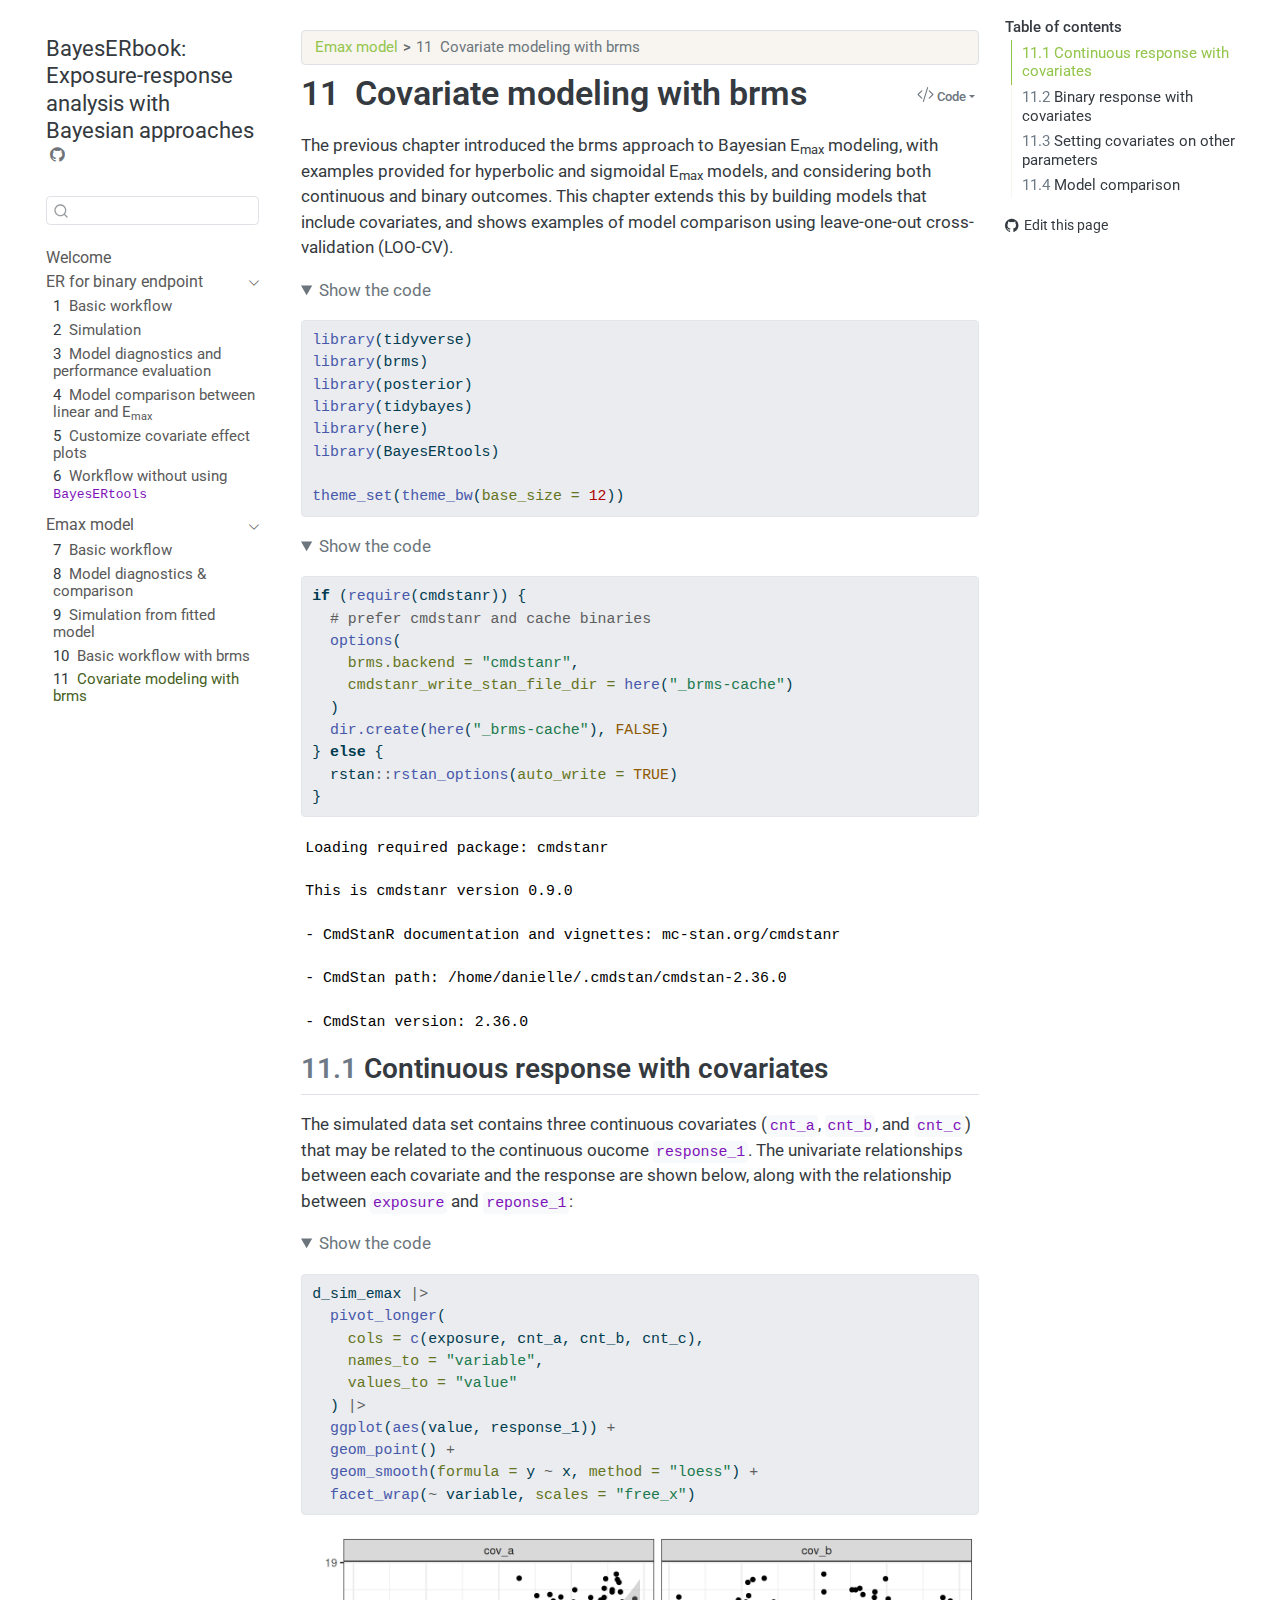
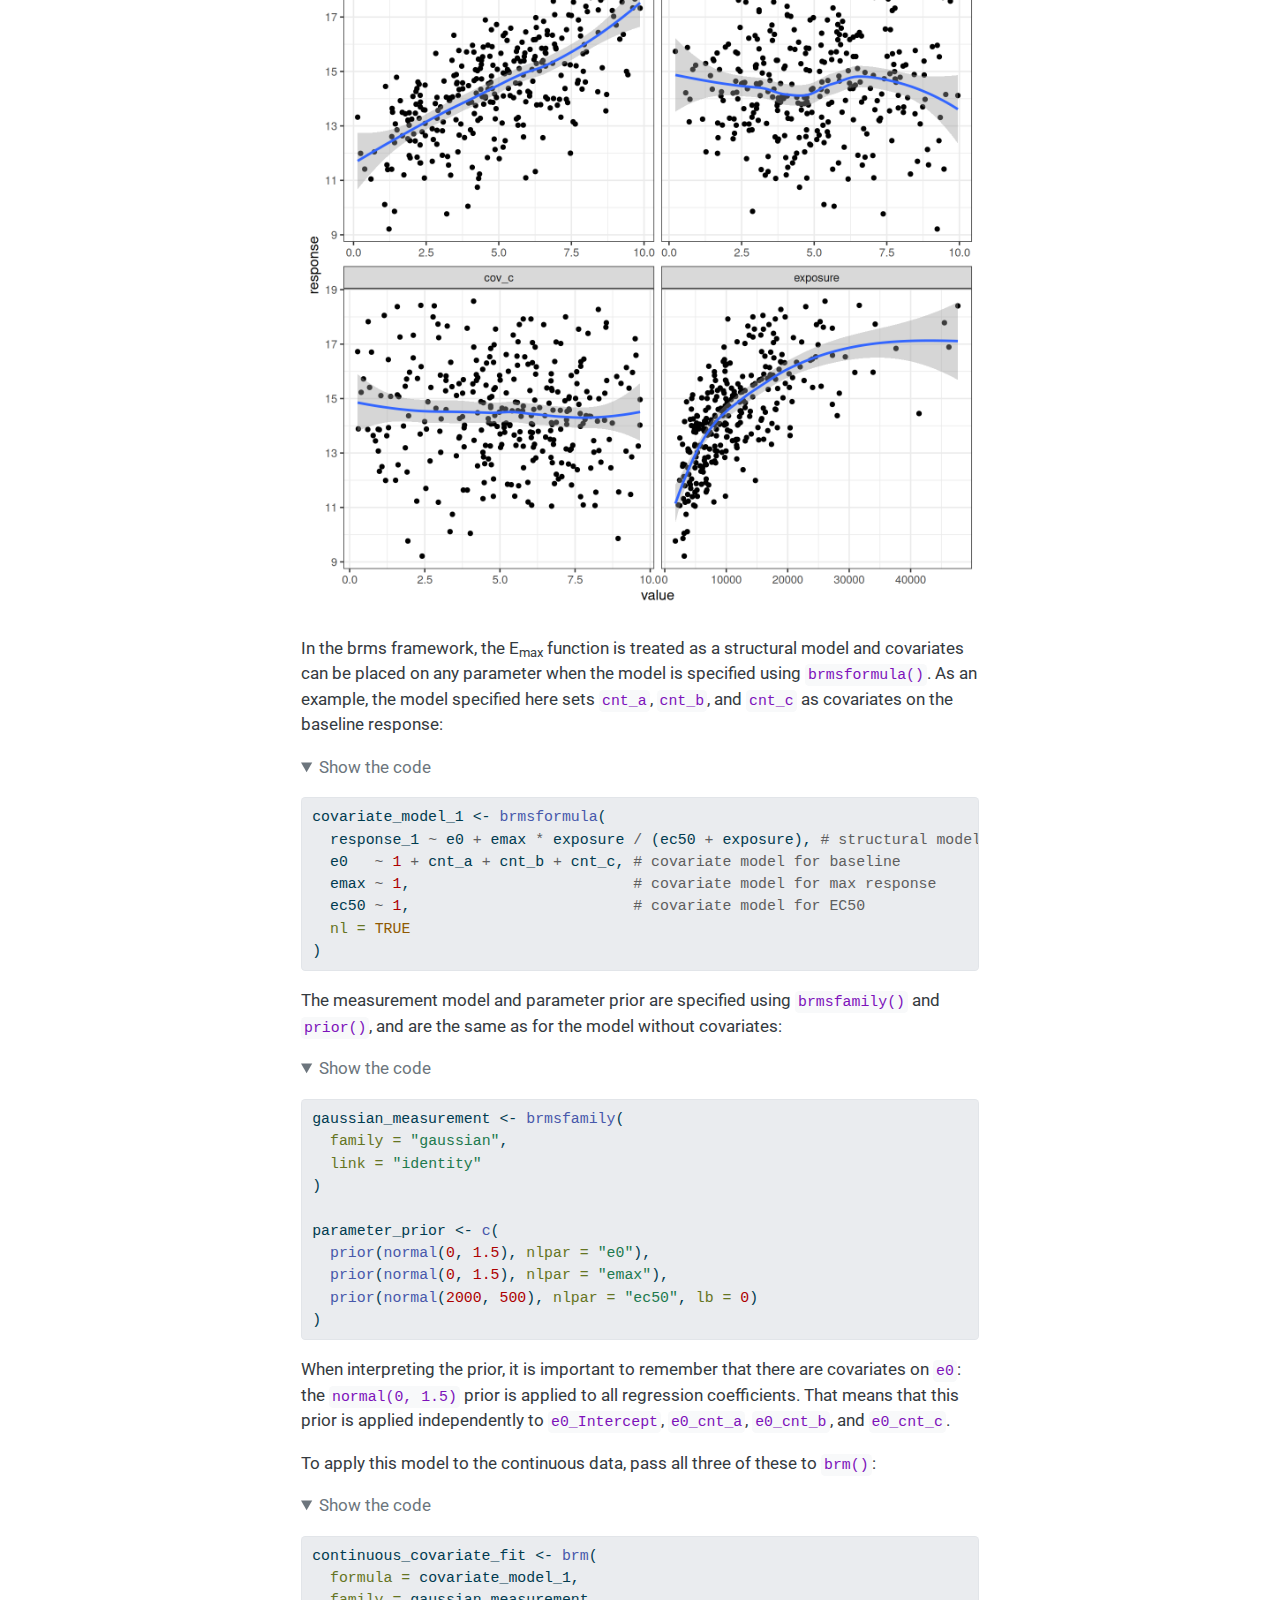
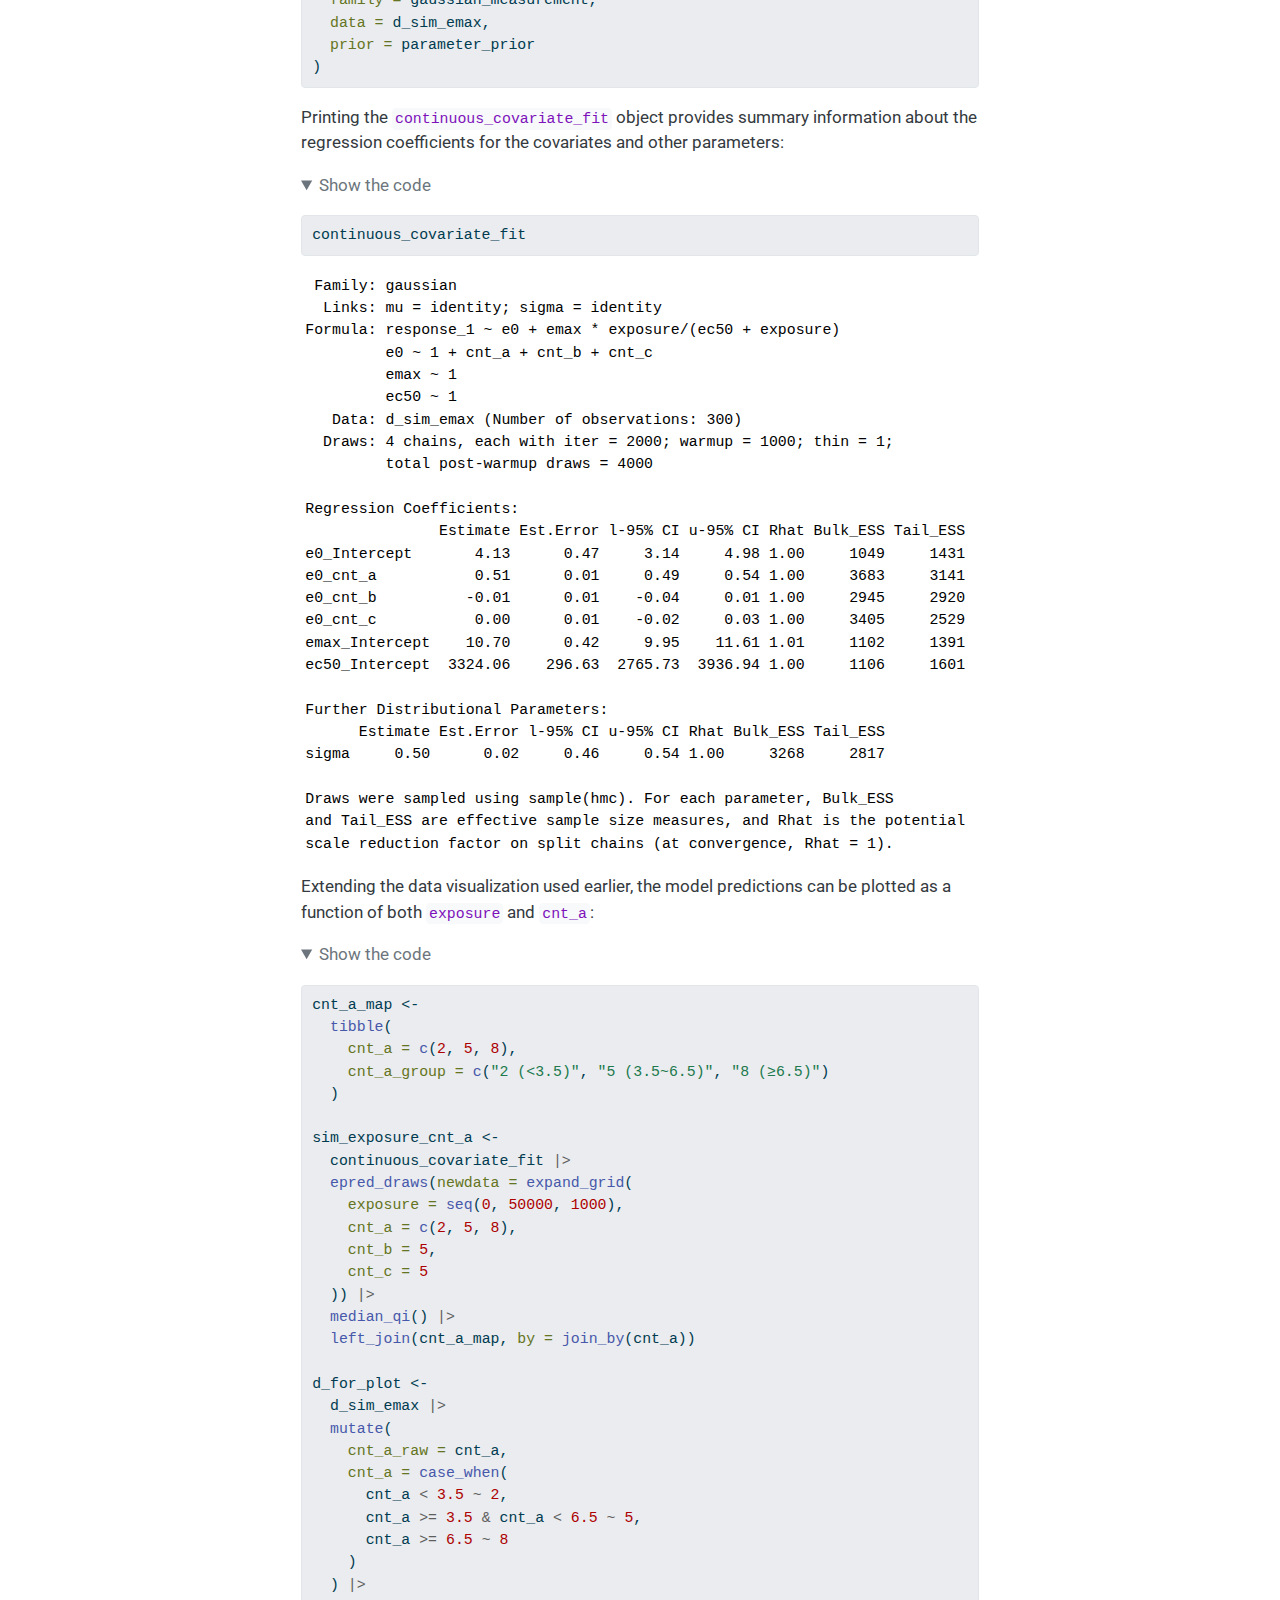
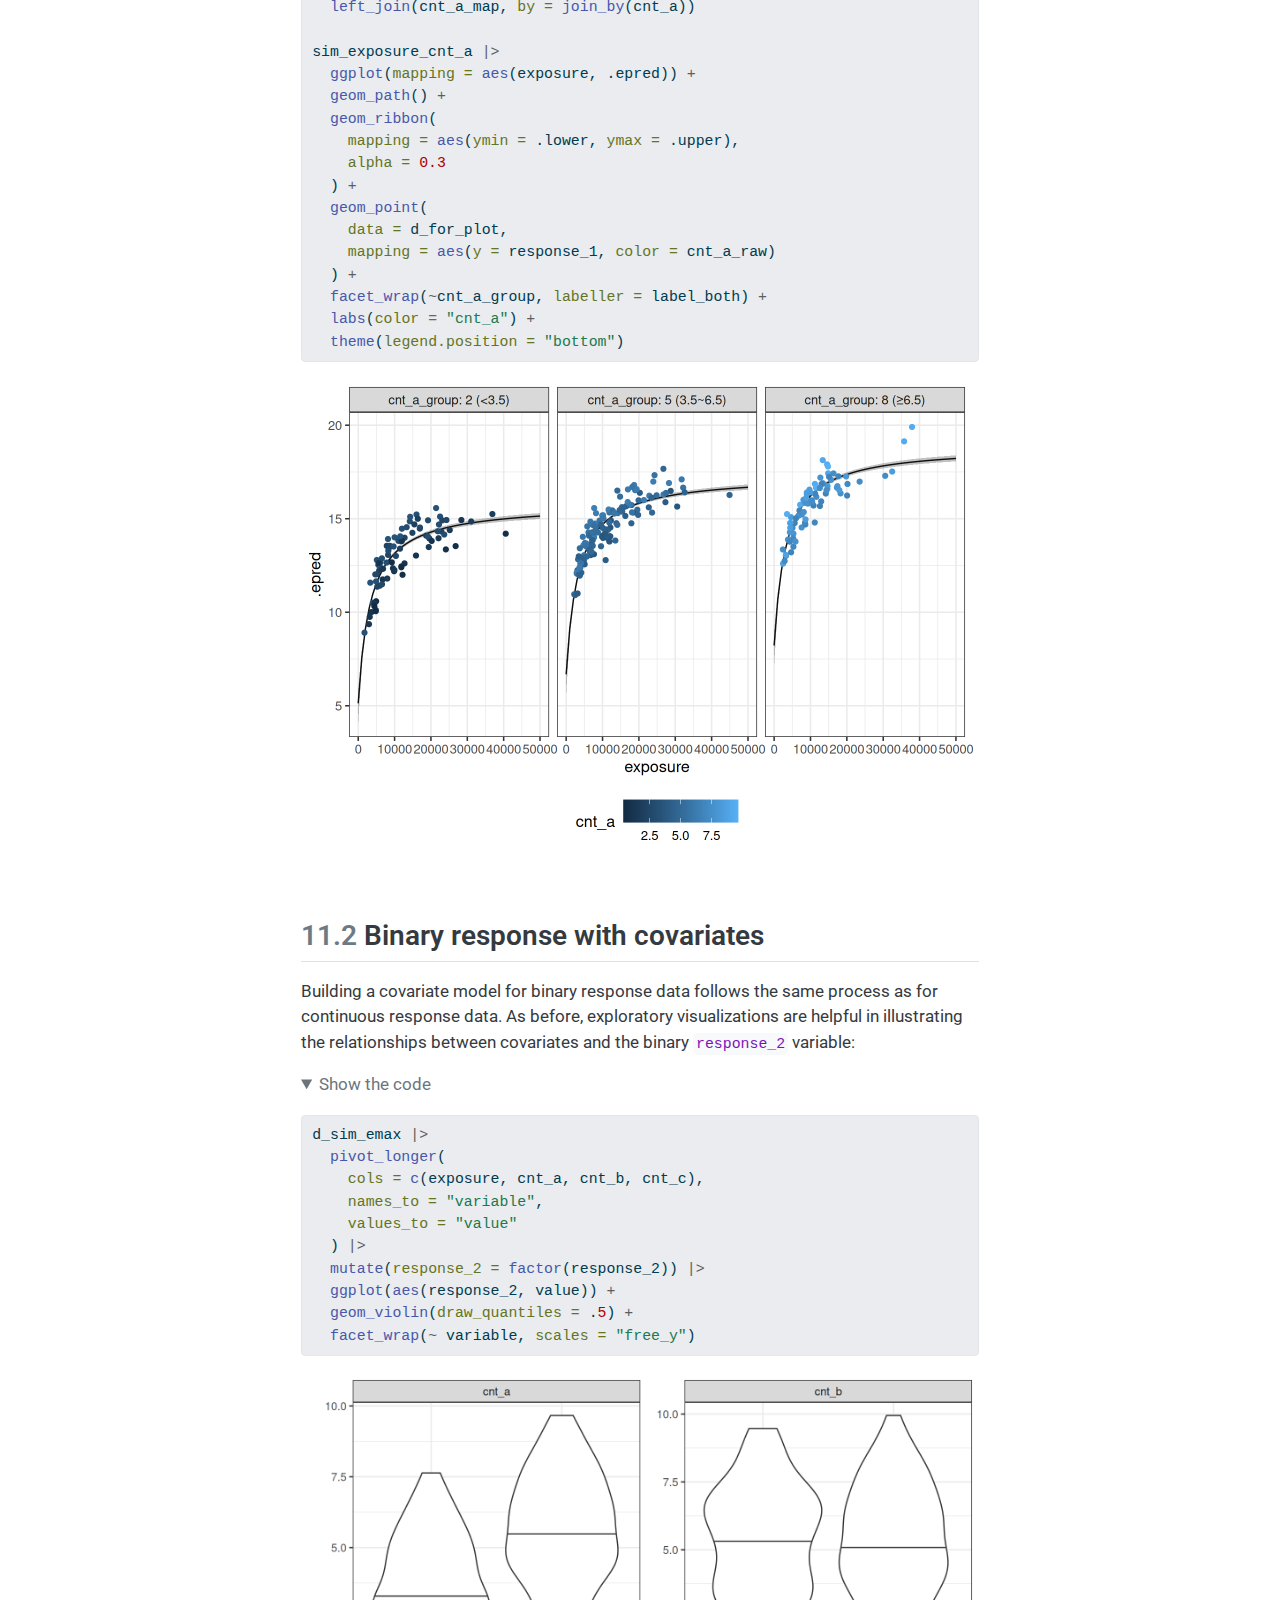
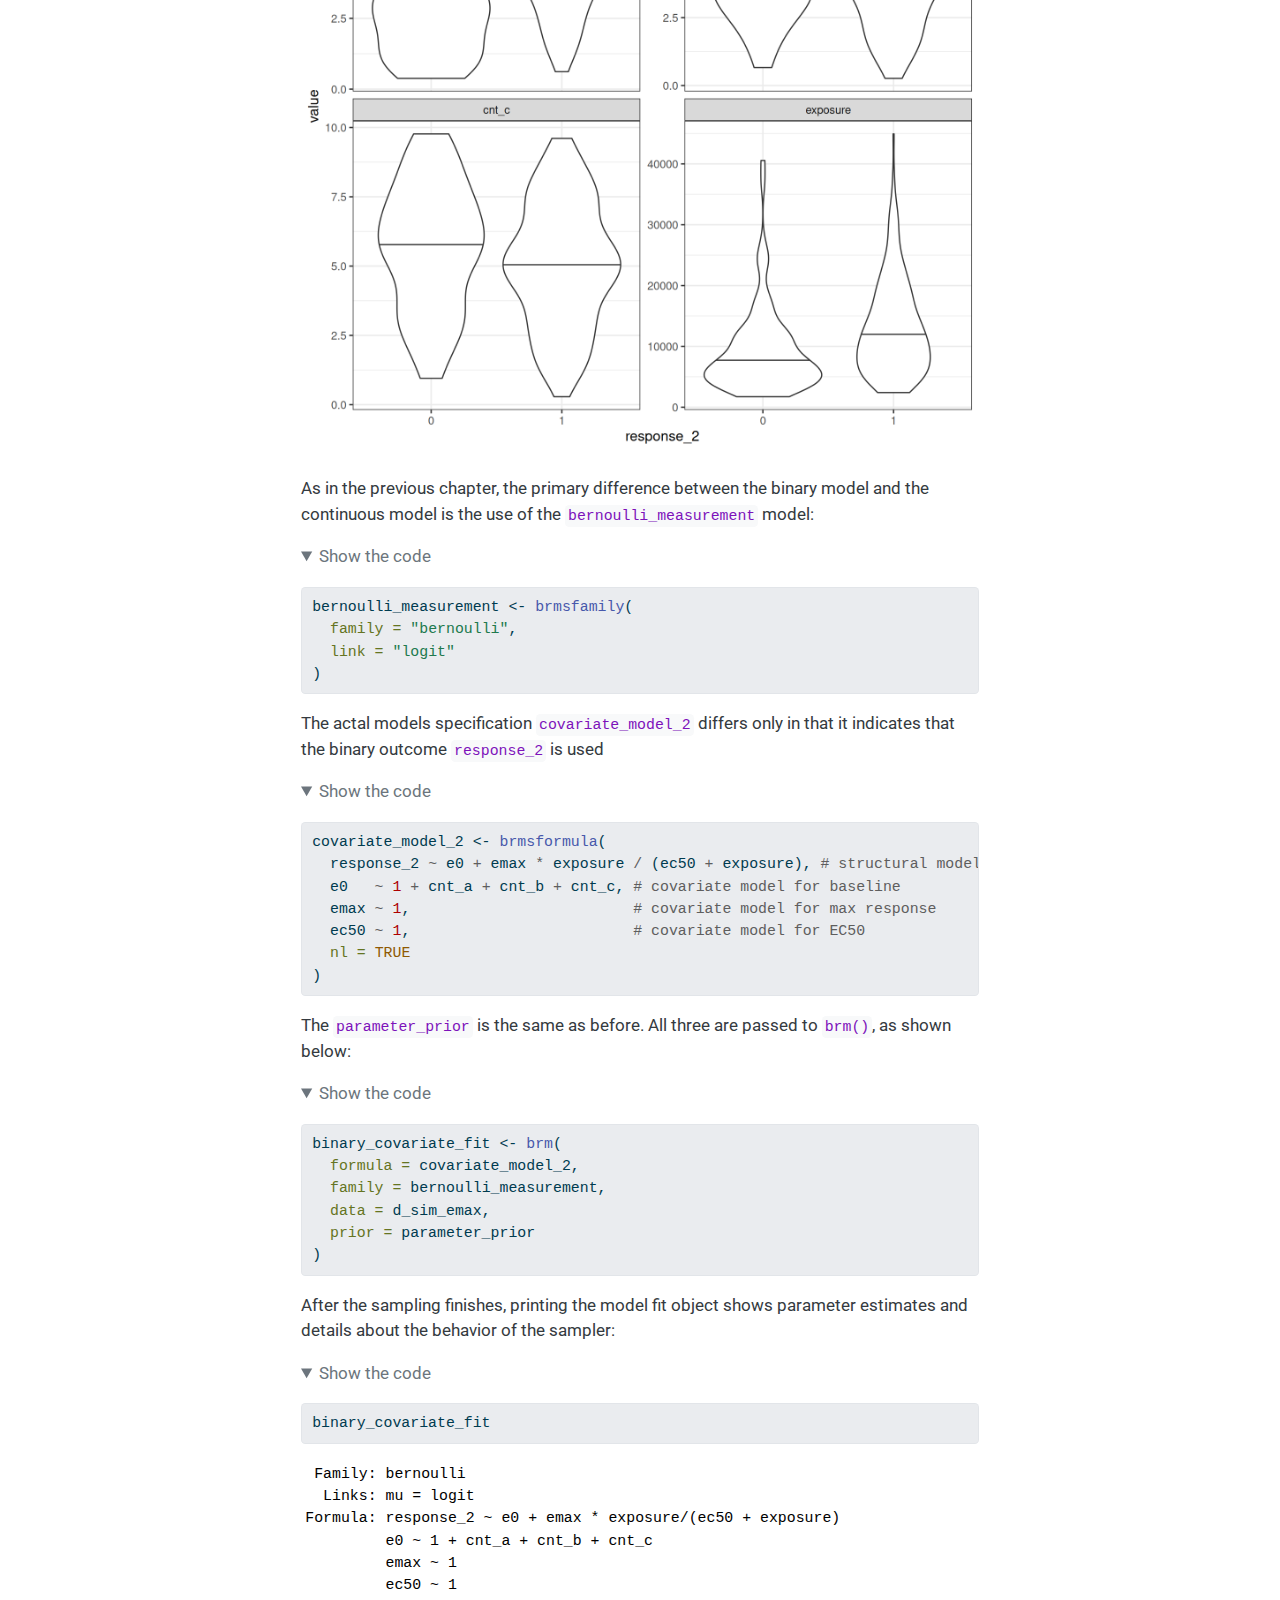
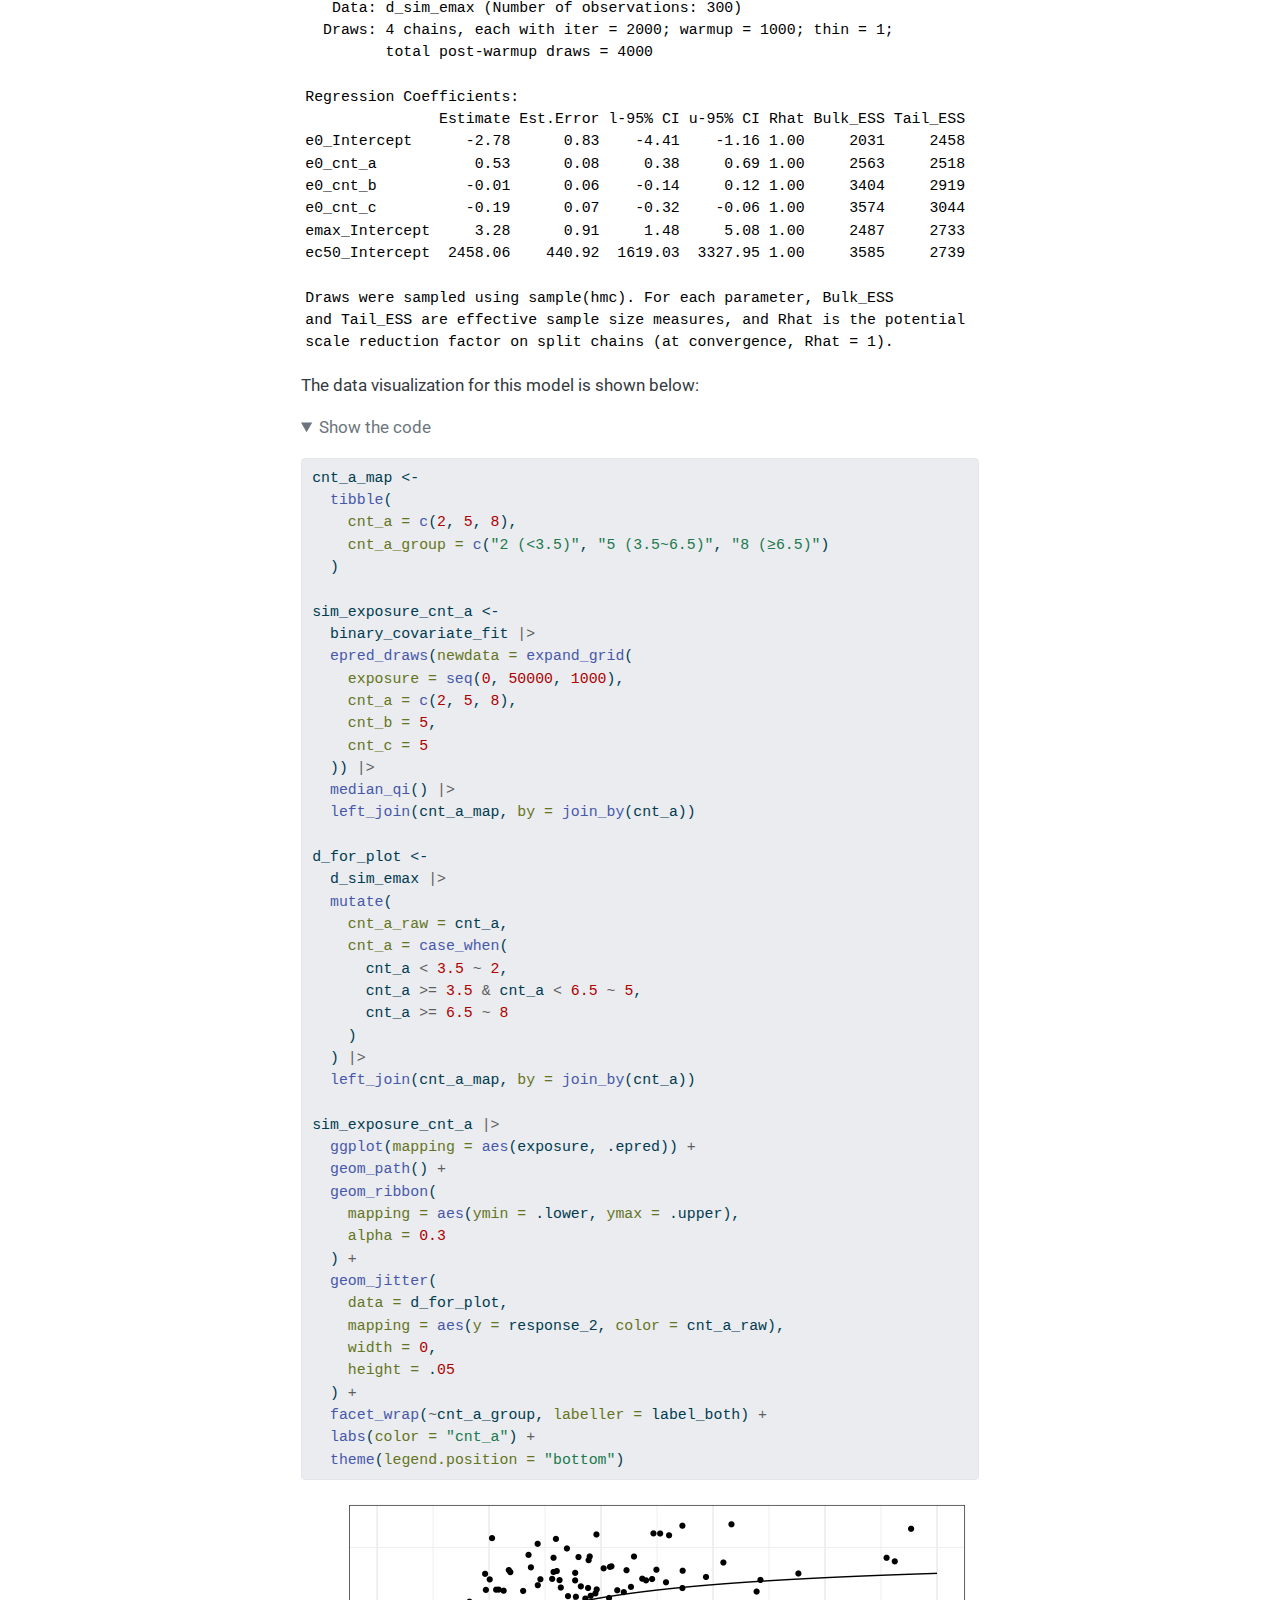
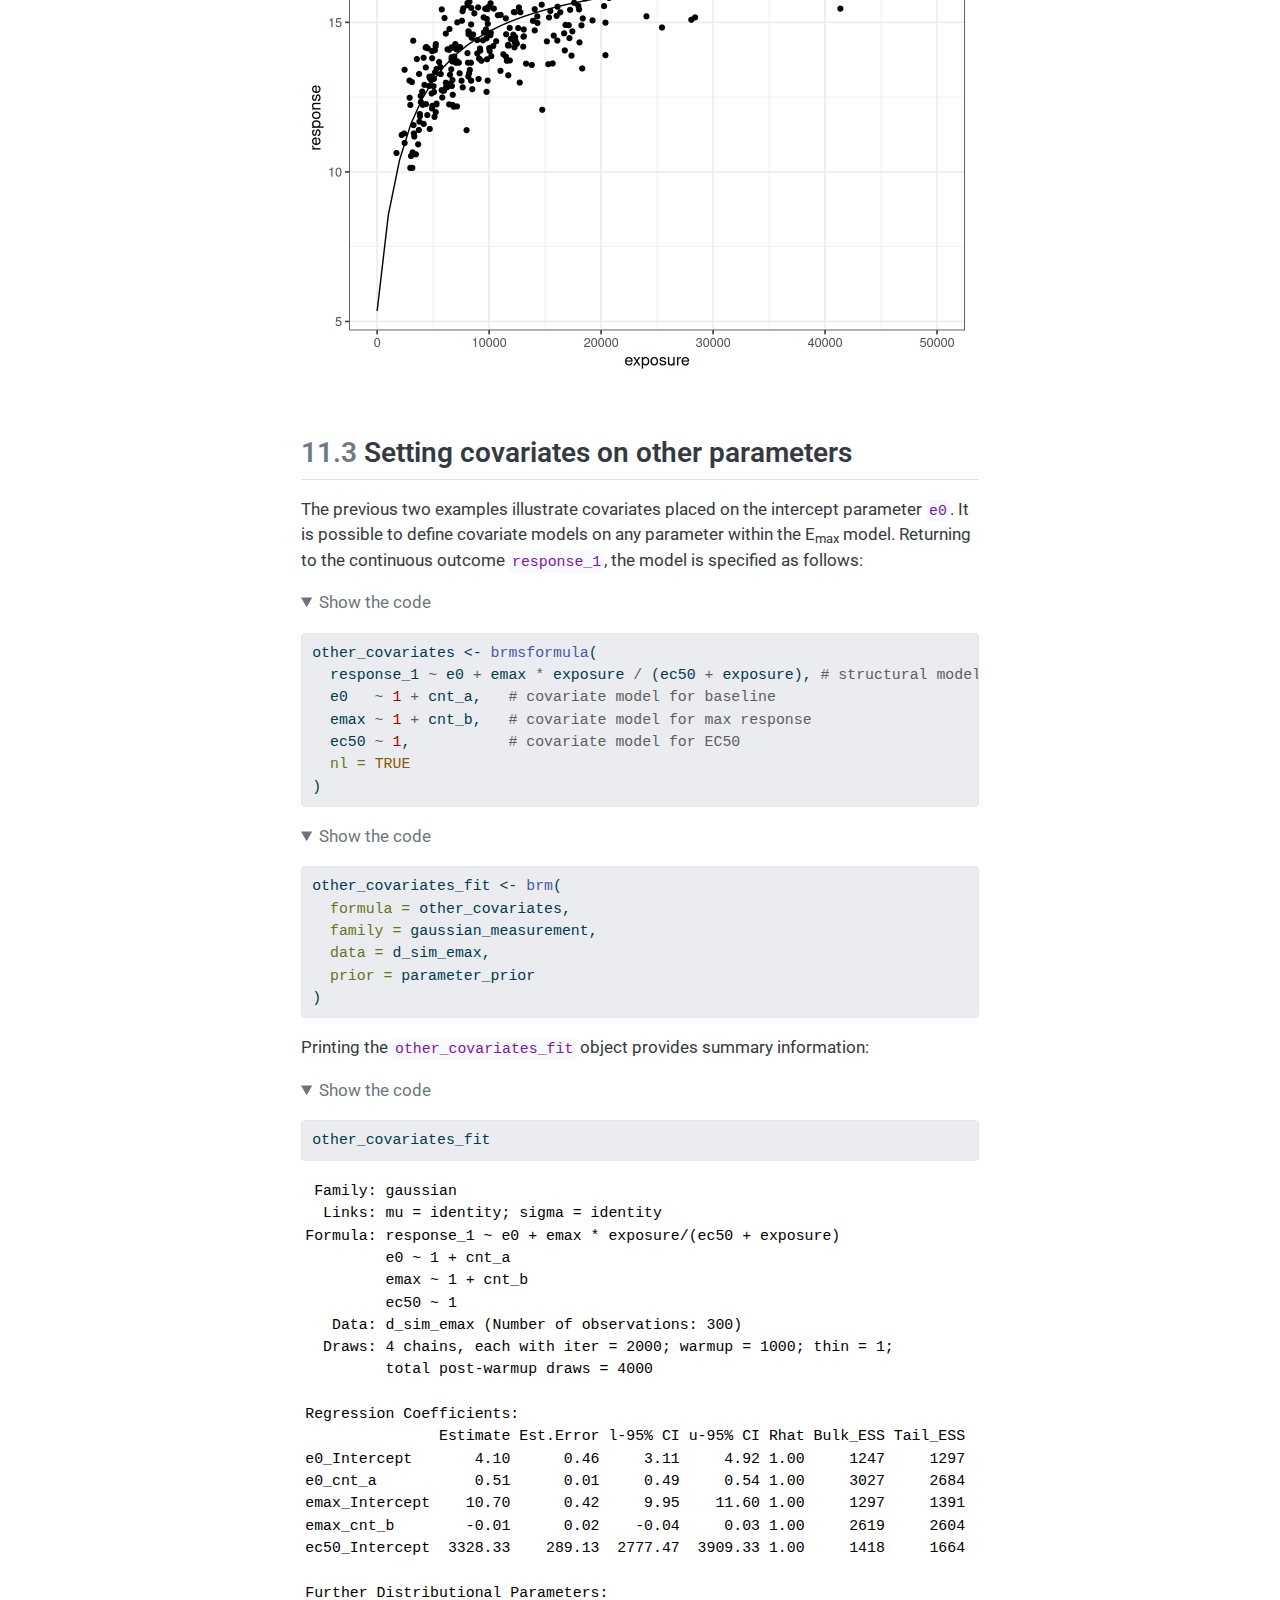
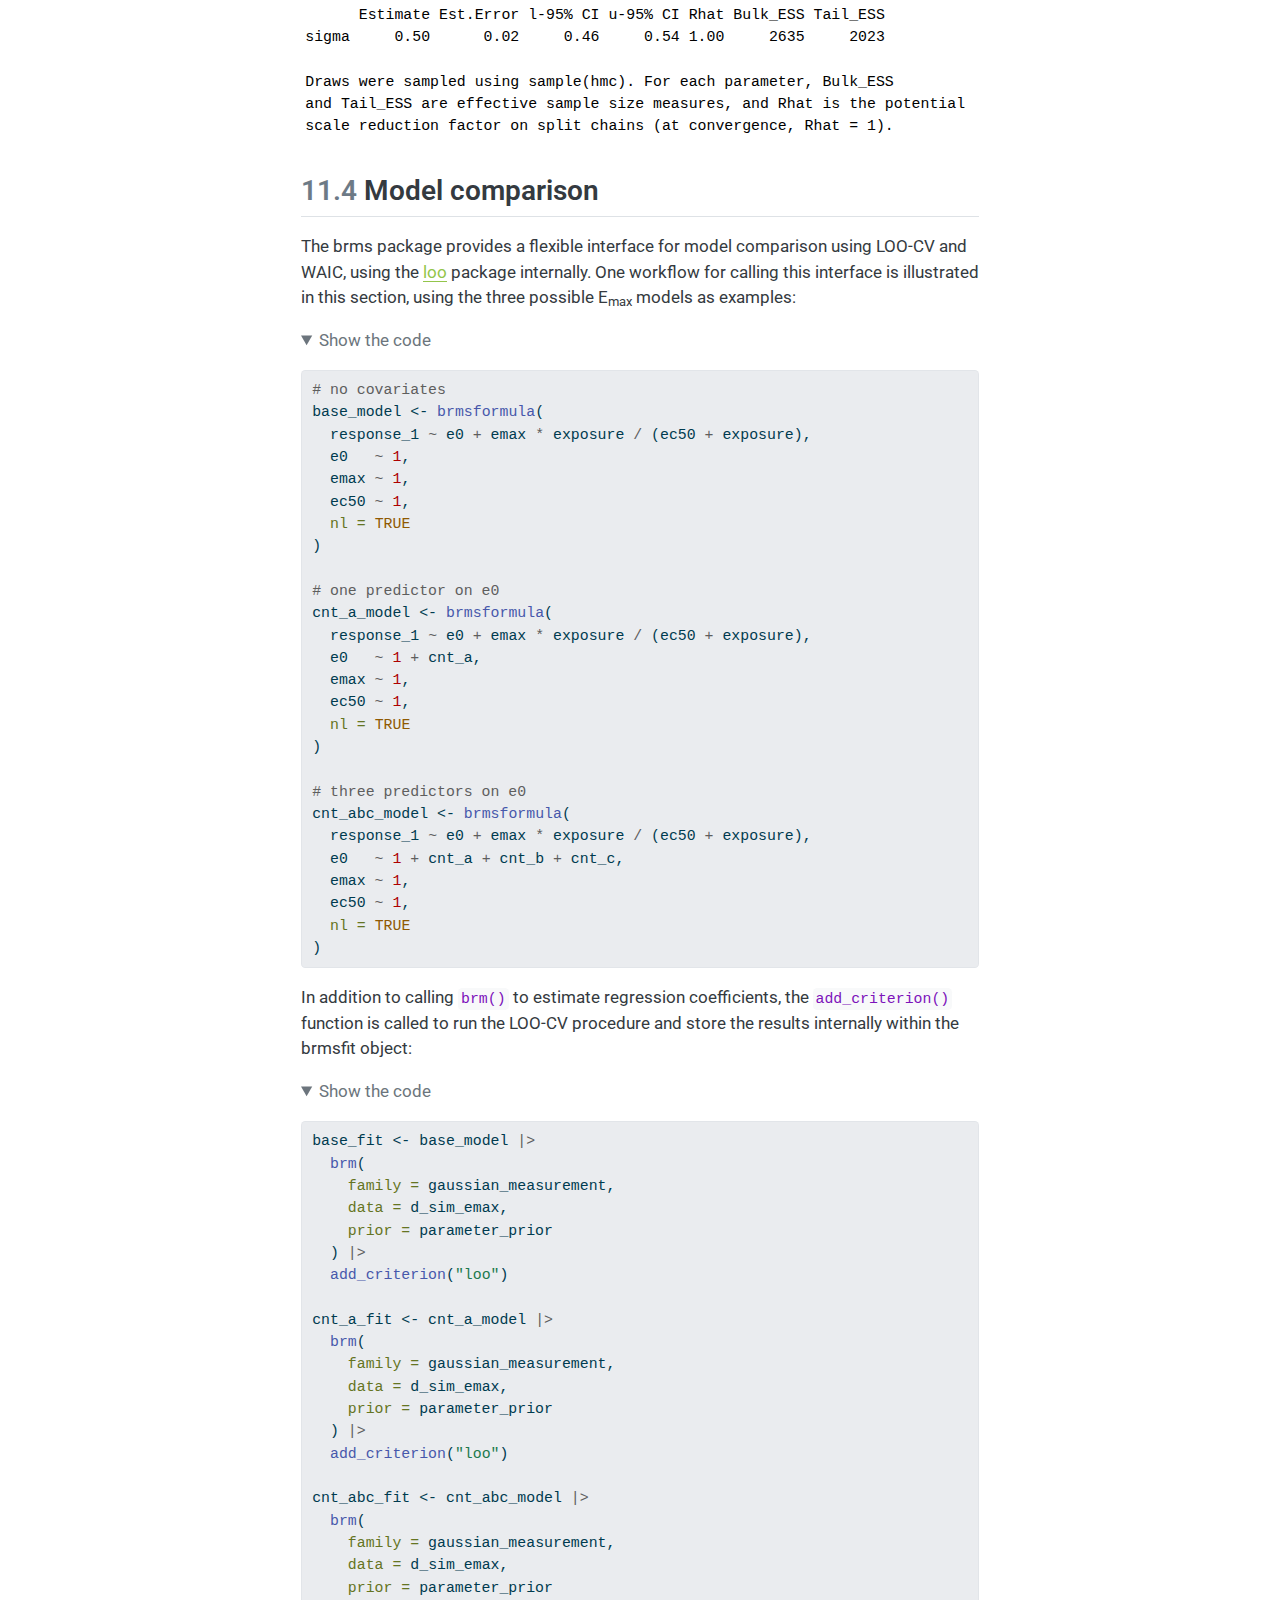
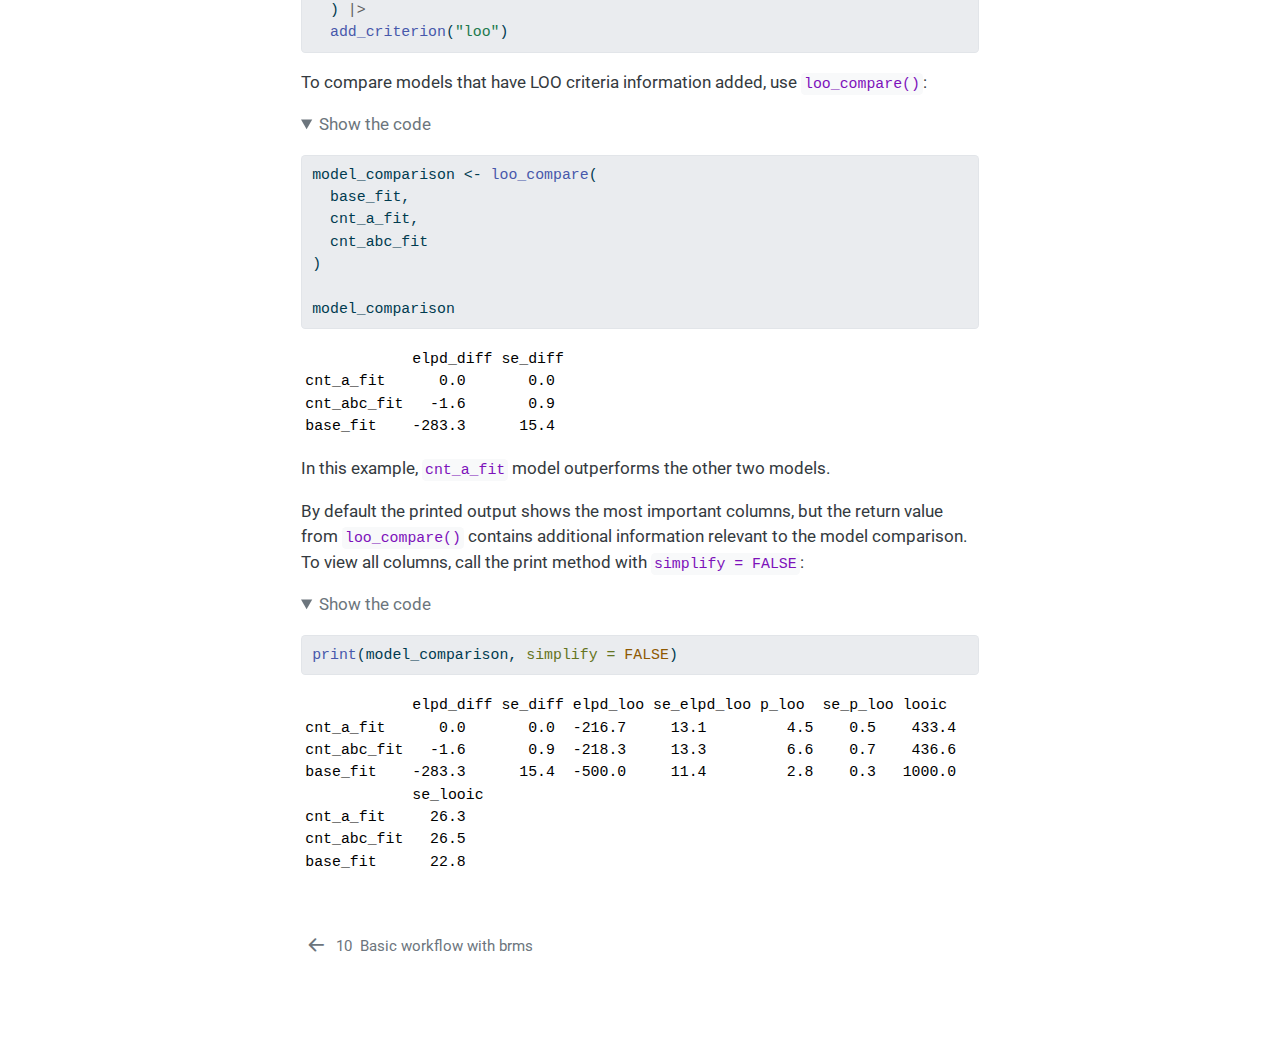
<file: notebook/emax/covariate_modeling.html>
<!DOCTYPE html>
<html xmlns="http://www.w3.org/1999/xhtml" lang="en" xml:lang="en"><head>

<meta charset="utf-8">
<meta name="generator" content="quarto-1.7.32">

<meta name="viewport" content="width=device-width, initial-scale=1.0, user-scalable=yes">


<title>11&nbsp; Covariate modeling with brms – BayesERbook: Exposure-response analysis with Bayesian approaches</title>
<style>
code{white-space: pre-wrap;}
span.smallcaps{font-variant: small-caps;}
div.columns{display: flex; gap: min(4vw, 1.5em);}
div.column{flex: auto; overflow-x: auto;}
div.hanging-indent{margin-left: 1.5em; text-indent: -1.5em;}
ul.task-list{list-style: none;}
ul.task-list li input[type="checkbox"] {
  width: 0.8em;
  margin: 0 0.8em 0.2em -1em; /* quarto-specific, see https://github.com/quarto-dev/quarto-cli/issues/4556 */ 
  vertical-align: middle;
}
/* CSS for syntax highlighting */
html { -webkit-text-size-adjust: 100%; }
pre > code.sourceCode { white-space: pre; position: relative; }
pre > code.sourceCode > span { display: inline-block; line-height: 1.25; }
pre > code.sourceCode > span:empty { height: 1.2em; }
.sourceCode { overflow: visible; }
code.sourceCode > span { color: inherit; text-decoration: inherit; }
div.sourceCode { margin: 1em 0; }
pre.sourceCode { margin: 0; }
@media screen {
div.sourceCode { overflow: auto; }
}
@media print {
pre > code.sourceCode { white-space: pre-wrap; }
pre > code.sourceCode > span { text-indent: -5em; padding-left: 5em; }
}
pre.numberSource code
  { counter-reset: source-line 0; }
pre.numberSource code > span
  { position: relative; left: -4em; counter-increment: source-line; }
pre.numberSource code > span > a:first-child::before
  { content: counter(source-line);
    position: relative; left: -1em; text-align: right; vertical-align: baseline;
    border: none; display: inline-block;
    -webkit-touch-callout: none; -webkit-user-select: none;
    -khtml-user-select: none; -moz-user-select: none;
    -ms-user-select: none; user-select: none;
    padding: 0 4px; width: 4em;
  }
pre.numberSource { margin-left: 3em;  padding-left: 4px; }
div.sourceCode
  {   }
@media screen {
pre > code.sourceCode > span > a:first-child::before { text-decoration: underline; }
}
</style>


<script src="../../site_libs/quarto-nav/quarto-nav.js"></script>
<script src="../../site_libs/quarto-nav/headroom.min.js"></script>
<script src="../../site_libs/clipboard/clipboard.min.js"></script>
<script src="../../site_libs/quarto-search/autocomplete.umd.js"></script>
<script src="../../site_libs/quarto-search/fuse.min.js"></script>
<script src="../../site_libs/quarto-search/quarto-search.js"></script>
<meta name="quarto:offset" content="../../">
<link href="../../notebook/emax/basic_workflow_brms.html" rel="prev">
<script src="../../site_libs/quarto-html/quarto.js" type="module"></script>
<script src="../../site_libs/quarto-html/tabsets/tabsets.js" type="module"></script>
<script src="../../site_libs/quarto-html/popper.min.js"></script>
<script src="../../site_libs/quarto-html/tippy.umd.min.js"></script>
<script src="../../site_libs/quarto-html/anchor.min.js"></script>
<link href="../../site_libs/quarto-html/tippy.css" rel="stylesheet">
<link href="../../site_libs/quarto-html/quarto-syntax-highlighting-37eea08aefeeee20ff55810ff984fec1.css" rel="stylesheet" id="quarto-text-highlighting-styles">
<script src="../../site_libs/bootstrap/bootstrap.min.js"></script>
<link href="../../site_libs/bootstrap/bootstrap-icons.css" rel="stylesheet">
<link href="../../site_libs/bootstrap/bootstrap-e35bcb26613d83c022512f159c7ed19d.min.css" rel="stylesheet" append-hash="true" id="quarto-bootstrap" data-mode="light">
<script id="quarto-search-options" type="application/json">{
  "location": "sidebar",
  "copy-button": false,
  "collapse-after": 3,
  "panel-placement": "start",
  "type": "textbox",
  "limit": 50,
  "keyboard-shortcut": [
    "f",
    "/",
    "s"
  ],
  "show-item-context": false,
  "language": {
    "search-no-results-text": "No results",
    "search-matching-documents-text": "matching documents",
    "search-copy-link-title": "Copy link to search",
    "search-hide-matches-text": "Hide additional matches",
    "search-more-match-text": "more match in this document",
    "search-more-matches-text": "more matches in this document",
    "search-clear-button-title": "Clear",
    "search-text-placeholder": "",
    "search-detached-cancel-button-title": "Cancel",
    "search-submit-button-title": "Submit",
    "search-label": "Search"
  }
}</script>


</head>

<body class="nav-sidebar floating quarto-light">

<div id="quarto-search-results"></div>
  <header id="quarto-header" class="headroom fixed-top">
  <nav class="quarto-secondary-nav">
    <div class="container-fluid d-flex">
      <button type="button" class="quarto-btn-toggle btn" data-bs-toggle="collapse" role="button" data-bs-target=".quarto-sidebar-collapse-item" aria-controls="quarto-sidebar" aria-expanded="false" aria-label="Toggle sidebar navigation" onclick="if (window.quartoToggleHeadroom) { window.quartoToggleHeadroom(); }">
        <i class="bi bi-layout-text-sidebar-reverse"></i>
      </button>
        <nav class="quarto-page-breadcrumbs" aria-label="breadcrumb"><ol class="breadcrumb"><li class="breadcrumb-item"><a href="../../notebook/emax/basic_workflow.html">Emax model</a></li><li class="breadcrumb-item"><a href="../../notebook/emax/covariate_modeling.html"><span class="chapter-number">11</span>&nbsp; <span class="chapter-title">Covariate modeling with brms</span></a></li></ol></nav>
        <a class="flex-grow-1" role="navigation" data-bs-toggle="collapse" data-bs-target=".quarto-sidebar-collapse-item" aria-controls="quarto-sidebar" aria-expanded="false" aria-label="Toggle sidebar navigation" onclick="if (window.quartoToggleHeadroom) { window.quartoToggleHeadroom(); }">      
        </a>
      <button type="button" class="btn quarto-search-button" aria-label="Search" onclick="window.quartoOpenSearch();">
        <i class="bi bi-search"></i>
      </button>
    </div>
  </nav>
</header>
<!-- content -->
<div id="quarto-content" class="quarto-container page-columns page-rows-contents page-layout-article">
<!-- sidebar -->
  <nav id="quarto-sidebar" class="sidebar collapse collapse-horizontal quarto-sidebar-collapse-item sidebar-navigation floating overflow-auto">
    <div class="pt-lg-2 mt-2 text-left sidebar-header">
    <div class="sidebar-title mb-0 py-0">
      <a href="../../">BayesERbook: Exposure-response analysis with Bayesian approaches</a> 
        <div class="sidebar-tools-main">
    <a href="https://github.com/genentech/BayesERbook/" title="Source Code" class="quarto-navigation-tool px-1" aria-label="Source Code"><i class="bi bi-github"></i></a>
</div>
    </div>
      </div>
        <div class="mt-2 flex-shrink-0 align-items-center">
        <div class="sidebar-search">
        <div id="quarto-search" class="" title="Search"></div>
        </div>
        </div>
    <div class="sidebar-menu-container"> 
    <ul class="list-unstyled mt-1">
        <li class="sidebar-item">
  <div class="sidebar-item-container"> 
  <a href="../../index.html" class="sidebar-item-text sidebar-link">
 <span class="menu-text">Welcome</span></a>
  </div>
</li>
        <li class="sidebar-item sidebar-item-section">
      <div class="sidebar-item-container"> 
            <a class="sidebar-item-text sidebar-link text-start" data-bs-toggle="collapse" data-bs-target="#quarto-sidebar-section-1" role="navigation" aria-expanded="true">
 <span class="menu-text">ER for binary endpoint</span></a>
          <a class="sidebar-item-toggle text-start" data-bs-toggle="collapse" data-bs-target="#quarto-sidebar-section-1" role="navigation" aria-expanded="true" aria-label="Toggle section">
            <i class="bi bi-chevron-right ms-2"></i>
          </a> 
      </div>
      <ul id="quarto-sidebar-section-1" class="collapse list-unstyled sidebar-section depth1 show">  
          <li class="sidebar-item">
  <div class="sidebar-item-container"> 
  <a href="../../notebook/binary/basic_workflow.html" class="sidebar-item-text sidebar-link">
 <span class="menu-text"><span class="chapter-number">1</span>&nbsp; <span class="chapter-title">Basic workflow</span></span></a>
  </div>
</li>
          <li class="sidebar-item">
  <div class="sidebar-item-container"> 
  <a href="../../notebook/binary/simulation.html" class="sidebar-item-text sidebar-link">
 <span class="menu-text"><span class="chapter-number">2</span>&nbsp; <span class="chapter-title">Simulation</span></span></a>
  </div>
</li>
          <li class="sidebar-item">
  <div class="sidebar-item-container"> 
  <a href="../../notebook/binary/model_diagnostics.html" class="sidebar-item-text sidebar-link">
 <span class="menu-text"><span class="chapter-number">3</span>&nbsp; <span class="chapter-title">Model diagnostics and performance evaluation</span></span></a>
  </div>
</li>
          <li class="sidebar-item">
  <div class="sidebar-item-container"> 
  <a href="../../notebook/binary/mod_structure_comparison.html" class="sidebar-item-text sidebar-link">
 <span class="menu-text"><span class="chapter-number">4</span>&nbsp; <span class="chapter-title">Model comparison between linear and E<sub>max</sub></span></span></a>
  </div>
</li>
          <li class="sidebar-item">
  <div class="sidebar-item-container"> 
  <a href="../../notebook/binary/coveff_customize.html" class="sidebar-item-text sidebar-link">
 <span class="menu-text"><span class="chapter-number">5</span>&nbsp; <span class="chapter-title">Customize covariate effect plots</span></span></a>
  </div>
</li>
          <li class="sidebar-item">
  <div class="sidebar-item-container"> 
  <a href="../../notebook/binary/workflow_wo_package.html" class="sidebar-item-text sidebar-link">
 <span class="menu-text"><span class="chapter-number">6</span>&nbsp; <span class="chapter-title">Workflow without using <code>BayesERtools</code></span></span></a>
  </div>
</li>
      </ul>
  </li>
        <li class="sidebar-item sidebar-item-section">
      <div class="sidebar-item-container"> 
            <a class="sidebar-item-text sidebar-link text-start" data-bs-toggle="collapse" data-bs-target="#quarto-sidebar-section-2" role="navigation" aria-expanded="true">
 <span class="menu-text">Emax model</span></a>
          <a class="sidebar-item-toggle text-start" data-bs-toggle="collapse" data-bs-target="#quarto-sidebar-section-2" role="navigation" aria-expanded="true" aria-label="Toggle section">
            <i class="bi bi-chevron-right ms-2"></i>
          </a> 
      </div>
      <ul id="quarto-sidebar-section-2" class="collapse list-unstyled sidebar-section depth1 show">  
          <li class="sidebar-item">
  <div class="sidebar-item-container"> 
  <a href="../../notebook/emax/basic_workflow.html" class="sidebar-item-text sidebar-link">
 <span class="menu-text"><span class="chapter-number">7</span>&nbsp; <span class="chapter-title">Basic workflow</span></span></a>
  </div>
</li>
          <li class="sidebar-item">
  <div class="sidebar-item-container"> 
  <a href="../../notebook/emax/model_diagnostics.html" class="sidebar-item-text sidebar-link">
 <span class="menu-text"><span class="chapter-number">8</span>&nbsp; <span class="chapter-title">Model diagnostics &amp; comparison</span></span></a>
  </div>
</li>
          <li class="sidebar-item">
  <div class="sidebar-item-container"> 
  <a href="../../notebook/emax/simulation.html" class="sidebar-item-text sidebar-link">
 <span class="menu-text"><span class="chapter-number">9</span>&nbsp; <span class="chapter-title">Simulation from fitted model</span></span></a>
  </div>
</li>
          <li class="sidebar-item">
  <div class="sidebar-item-container"> 
  <a href="../../notebook/emax/basic_workflow_brms.html" class="sidebar-item-text sidebar-link">
 <span class="menu-text"><span class="chapter-number">10</span>&nbsp; <span class="chapter-title">Basic workflow with brms</span></span></a>
  </div>
</li>
          <li class="sidebar-item">
  <div class="sidebar-item-container"> 
  <a href="../../notebook/emax/covariate_modeling.html" class="sidebar-item-text sidebar-link active">
 <span class="menu-text"><span class="chapter-number">11</span>&nbsp; <span class="chapter-title">Covariate modeling with brms</span></span></a>
  </div>
</li>
      </ul>
  </li>
    </ul>
    </div>
</nav>
<div id="quarto-sidebar-glass" class="quarto-sidebar-collapse-item" data-bs-toggle="collapse" data-bs-target=".quarto-sidebar-collapse-item"></div>
<!-- margin-sidebar -->
    <div id="quarto-margin-sidebar" class="sidebar margin-sidebar">
        <nav id="TOC" role="doc-toc" class="toc-active">
    <h2 id="toc-title">Table of contents</h2>
   
  <ul>
  <li><a href="#continuous-response-with-covariates" id="toc-continuous-response-with-covariates" class="nav-link active" data-scroll-target="#continuous-response-with-covariates"><span class="header-section-number">11.1</span> Continuous response with covariates</a></li>
  <li><a href="#binary-response-with-covariates" id="toc-binary-response-with-covariates" class="nav-link" data-scroll-target="#binary-response-with-covariates"><span class="header-section-number">11.2</span> Binary response with covariates</a></li>
  <li><a href="#setting-covariates-on-other-parameters" id="toc-setting-covariates-on-other-parameters" class="nav-link" data-scroll-target="#setting-covariates-on-other-parameters"><span class="header-section-number">11.3</span> Setting covariates on other parameters</a></li>
  <li><a href="#model-comparison" id="toc-model-comparison" class="nav-link" data-scroll-target="#model-comparison"><span class="header-section-number">11.4</span> Model comparison</a></li>
  </ul>
<div class="toc-actions"><ul><li><a href="https://github.com/genentech/BayesERbook/edit/main/notebook/emax/covariate_modeling.qmd" class="toc-action"><i class="bi bi-github"></i>Edit this page</a></li></ul></div></nav>
    </div>
<!-- main -->
<main class="content" id="quarto-document-content">

<header id="title-block-header" class="quarto-title-block default"><nav class="quarto-page-breadcrumbs quarto-title-breadcrumbs d-none d-lg-block" aria-label="breadcrumb"><ol class="breadcrumb"><li class="breadcrumb-item"><a href="../../notebook/emax/basic_workflow.html">Emax model</a></li><li class="breadcrumb-item"><a href="../../notebook/emax/covariate_modeling.html"><span class="chapter-number">11</span>&nbsp; <span class="chapter-title">Covariate modeling with brms</span></a></li></ol></nav>
<div class="quarto-title">
<div class="quarto-title-block"><div><h1 class="title"><span class="chapter-number">11</span>&nbsp; <span class="chapter-title">Covariate modeling with brms</span></h1><button type="button" class="btn code-tools-button dropdown-toggle" id="quarto-code-tools-menu" data-bs-toggle="dropdown" aria-expanded="false"><i class="bi"></i> Code</button><ul class="dropdown-menu dropdown-menu-end" aria-labelelledby="quarto-code-tools-menu"><li><a id="quarto-show-all-code" class="dropdown-item" href="javascript:void(0)" role="button">Show All Code</a></li><li><a id="quarto-hide-all-code" class="dropdown-item" href="javascript:void(0)" role="button">Hide All Code</a></li><li><hr class="dropdown-divider"></li><li><a id="quarto-view-source" class="dropdown-item" href="javascript:void(0)" role="button">View Source</a></li></ul></div></div>
</div>



<div class="quarto-title-meta">

    
  
    
  </div>
  


</header>


<p>The previous chapter introduced the brms approach to Bayesian E<sub>max</sub> modeling, with examples provided for hyperbolic and sigmoidal E<sub>max</sub> models, and considering both continuous and binary outcomes. This chapter extends this by building models that include covariates, and shows examples of model comparison using leave-one-out cross-validation (LOO-CV).</p>
<div class="cell">
<details open="" class="code-fold">
<summary>Show the code</summary>
<div class="sourceCode cell-code" id="cb1"><pre class="sourceCode r code-with-copy"><code class="sourceCode r"><span id="cb1-1"><a href="#cb1-1" aria-hidden="true" tabindex="-1"></a><span class="fu">library</span>(tidyverse)</span>
<span id="cb1-2"><a href="#cb1-2" aria-hidden="true" tabindex="-1"></a><span class="fu">library</span>(brms)</span>
<span id="cb1-3"><a href="#cb1-3" aria-hidden="true" tabindex="-1"></a><span class="fu">library</span>(posterior)</span>
<span id="cb1-4"><a href="#cb1-4" aria-hidden="true" tabindex="-1"></a><span class="fu">library</span>(tidybayes)</span>
<span id="cb1-5"><a href="#cb1-5" aria-hidden="true" tabindex="-1"></a><span class="fu">library</span>(here)</span>
<span id="cb1-6"><a href="#cb1-6" aria-hidden="true" tabindex="-1"></a><span class="fu">library</span>(BayesERtools)</span>
<span id="cb1-7"><a href="#cb1-7" aria-hidden="true" tabindex="-1"></a></span>
<span id="cb1-8"><a href="#cb1-8" aria-hidden="true" tabindex="-1"></a><span class="fu">theme_set</span>(<span class="fu">theme_bw</span>(<span class="at">base_size =</span> <span class="dv">12</span>))</span></code><button title="Copy to Clipboard" class="code-copy-button"><i class="bi"></i></button></pre></div>
</details>
</div>
<div class="cell">
<details open="" class="code-fold">
<summary>Show the code</summary>
<div class="sourceCode cell-code" id="cb2"><pre class="sourceCode r code-with-copy"><code class="sourceCode r"><span id="cb2-1"><a href="#cb2-1" aria-hidden="true" tabindex="-1"></a><span class="cf">if</span> (<span class="fu">require</span>(cmdstanr)) {</span>
<span id="cb2-2"><a href="#cb2-2" aria-hidden="true" tabindex="-1"></a>  <span class="co"># prefer cmdstanr and cache binaries</span></span>
<span id="cb2-3"><a href="#cb2-3" aria-hidden="true" tabindex="-1"></a>  <span class="fu">options</span>(</span>
<span id="cb2-4"><a href="#cb2-4" aria-hidden="true" tabindex="-1"></a>    <span class="at">brms.backend =</span> <span class="st">"cmdstanr"</span>, </span>
<span id="cb2-5"><a href="#cb2-5" aria-hidden="true" tabindex="-1"></a>    <span class="at">cmdstanr_write_stan_file_dir =</span> <span class="fu">here</span>(<span class="st">"_brms-cache"</span>)</span>
<span id="cb2-6"><a href="#cb2-6" aria-hidden="true" tabindex="-1"></a>  )</span>
<span id="cb2-7"><a href="#cb2-7" aria-hidden="true" tabindex="-1"></a>  <span class="fu">dir.create</span>(<span class="fu">here</span>(<span class="st">"_brms-cache"</span>), <span class="cn">FALSE</span>)</span>
<span id="cb2-8"><a href="#cb2-8" aria-hidden="true" tabindex="-1"></a>} <span class="cf">else</span> {</span>
<span id="cb2-9"><a href="#cb2-9" aria-hidden="true" tabindex="-1"></a>  rstan<span class="sc">::</span><span class="fu">rstan_options</span>(<span class="at">auto_write =</span> <span class="cn">TRUE</span>)</span>
<span id="cb2-10"><a href="#cb2-10" aria-hidden="true" tabindex="-1"></a>}</span></code><button title="Copy to Clipboard" class="code-copy-button"><i class="bi"></i></button></pre></div>
</details>
<pre class="r-output"><code>Loading required package: cmdstanr
</code></pre>
<pre class="r-output"><code>This is cmdstanr version 0.9.0
</code></pre>
<pre class="r-output"><code>- CmdStanR documentation and vignettes: mc-stan.org/cmdstanr
</code></pre>
<pre class="r-output"><code>- CmdStan path: /home/danielle/.cmdstan/cmdstan-2.36.0
</code></pre>
<pre class="r-output"><code>- CmdStan version: 2.36.0
</code></pre>
</div>
<section id="continuous-response-with-covariates" class="level2" data-number="11.1">
<h2 data-number="11.1" class="anchored" data-anchor-id="continuous-response-with-covariates"><span class="header-section-number">11.1</span> Continuous response with covariates</h2>
<p>The simulated data set contains three continuous covariates (<code>cnt_a</code>, <code>cnt_b</code>, and <code>cnt_c</code>) that may be related to the continuous oucome <code>response_1</code>. The univariate relationships between each covariate and the response are shown below, along with the relationship between <code>exposure</code> and <code>reponse_1</code>:</p>
<div class="cell">
<details open="" class="code-fold">
<summary>Show the code</summary>
<div class="sourceCode cell-code" id="cb3"><pre class="sourceCode r code-with-copy"><code class="sourceCode r"><span id="cb3-1"><a href="#cb3-1" aria-hidden="true" tabindex="-1"></a>d_sim_emax <span class="sc">|&gt;</span> </span>
<span id="cb3-2"><a href="#cb3-2" aria-hidden="true" tabindex="-1"></a>  <span class="fu">pivot_longer</span>(</span>
<span id="cb3-3"><a href="#cb3-3" aria-hidden="true" tabindex="-1"></a>    <span class="at">cols =</span> <span class="fu">c</span>(exposure, cnt_a, cnt_b, cnt_c), </span>
<span id="cb3-4"><a href="#cb3-4" aria-hidden="true" tabindex="-1"></a>    <span class="at">names_to =</span> <span class="st">"variable"</span>,</span>
<span id="cb3-5"><a href="#cb3-5" aria-hidden="true" tabindex="-1"></a>    <span class="at">values_to =</span> <span class="st">"value"</span></span>
<span id="cb3-6"><a href="#cb3-6" aria-hidden="true" tabindex="-1"></a>  ) <span class="sc">|&gt;</span> </span>
<span id="cb3-7"><a href="#cb3-7" aria-hidden="true" tabindex="-1"></a>  <span class="fu">ggplot</span>(<span class="fu">aes</span>(value, response_1)) <span class="sc">+</span> </span>
<span id="cb3-8"><a href="#cb3-8" aria-hidden="true" tabindex="-1"></a>  <span class="fu">geom_point</span>() <span class="sc">+</span> </span>
<span id="cb3-9"><a href="#cb3-9" aria-hidden="true" tabindex="-1"></a>  <span class="fu">geom_smooth</span>(<span class="at">formula =</span> y <span class="sc">~</span> x, <span class="at">method =</span> <span class="st">"loess"</span>) <span class="sc">+</span> </span>
<span id="cb3-10"><a href="#cb3-10" aria-hidden="true" tabindex="-1"></a>  <span class="fu">facet_wrap</span>(<span class="sc">~</span> variable, <span class="at">scales =</span> <span class="st">"free_x"</span>)</span></code><button title="Copy to Clipboard" class="code-copy-button"><i class="bi"></i></button></pre></div>
</details>
<div class="cell-output-display">
<div>
<figure class="figure">
<p><img src="covariate_modeling_files/figure-html/show-continuous-emax-data-1.png" class="img-fluid figure-img" width="768"></p>
</figure>
</div>
</div>
</div>
<p>In the brms framework, the E<sub>max</sub> function is treated as a structural model and covariates can be placed on any parameter when the model is specified using <code>brmsformula()</code>. As an example, the model specified here sets <code>cnt_a</code>, <code>cnt_b</code>, and <code>cnt_c</code> as covariates on the baseline response:</p>
<div class="cell">
<details open="" class="code-fold">
<summary>Show the code</summary>
<div class="sourceCode cell-code" id="cb4"><pre class="sourceCode r code-with-copy"><code class="sourceCode r"><span id="cb4-1"><a href="#cb4-1" aria-hidden="true" tabindex="-1"></a>covariate_model_1 <span class="ot">&lt;-</span> <span class="fu">brmsformula</span>(</span>
<span id="cb4-2"><a href="#cb4-2" aria-hidden="true" tabindex="-1"></a>  response_1 <span class="sc">~</span> e0 <span class="sc">+</span> emax <span class="sc">*</span> exposure <span class="sc">/</span> (ec50 <span class="sc">+</span> exposure), <span class="co"># structural model</span></span>
<span id="cb4-3"><a href="#cb4-3" aria-hidden="true" tabindex="-1"></a>  e0   <span class="sc">~</span> <span class="dv">1</span> <span class="sc">+</span> cnt_a <span class="sc">+</span> cnt_b <span class="sc">+</span> cnt_c, <span class="co"># covariate model for baseline</span></span>
<span id="cb4-4"><a href="#cb4-4" aria-hidden="true" tabindex="-1"></a>  emax <span class="sc">~</span> <span class="dv">1</span>,                         <span class="co"># covariate model for max response</span></span>
<span id="cb4-5"><a href="#cb4-5" aria-hidden="true" tabindex="-1"></a>  ec50 <span class="sc">~</span> <span class="dv">1</span>,                         <span class="co"># covariate model for EC50</span></span>
<span id="cb4-6"><a href="#cb4-6" aria-hidden="true" tabindex="-1"></a>  <span class="at">nl =</span> <span class="cn">TRUE</span></span>
<span id="cb4-7"><a href="#cb4-7" aria-hidden="true" tabindex="-1"></a>)</span></code><button title="Copy to Clipboard" class="code-copy-button"><i class="bi"></i></button></pre></div>
</details>
</div>
<p>The measurement model and parameter prior are specified using <code>brmsfamily()</code> and <code>prior()</code>, and are the same as for the model without covariates:</p>
<div class="cell">
<details open="" class="code-fold">
<summary>Show the code</summary>
<div class="sourceCode cell-code" id="cb5"><pre class="sourceCode r code-with-copy"><code class="sourceCode r"><span id="cb5-1"><a href="#cb5-1" aria-hidden="true" tabindex="-1"></a>gaussian_measurement <span class="ot">&lt;-</span> <span class="fu">brmsfamily</span>(</span>
<span id="cb5-2"><a href="#cb5-2" aria-hidden="true" tabindex="-1"></a>  <span class="at">family =</span> <span class="st">"gaussian"</span>, </span>
<span id="cb5-3"><a href="#cb5-3" aria-hidden="true" tabindex="-1"></a>  <span class="at">link =</span> <span class="st">"identity"</span></span>
<span id="cb5-4"><a href="#cb5-4" aria-hidden="true" tabindex="-1"></a>)</span>
<span id="cb5-5"><a href="#cb5-5" aria-hidden="true" tabindex="-1"></a></span>
<span id="cb5-6"><a href="#cb5-6" aria-hidden="true" tabindex="-1"></a>parameter_prior <span class="ot">&lt;-</span> <span class="fu">c</span>(</span>
<span id="cb5-7"><a href="#cb5-7" aria-hidden="true" tabindex="-1"></a>  <span class="fu">prior</span>(<span class="fu">normal</span>(<span class="dv">0</span>, <span class="fl">1.5</span>), <span class="at">nlpar =</span> <span class="st">"e0"</span>),</span>
<span id="cb5-8"><a href="#cb5-8" aria-hidden="true" tabindex="-1"></a>  <span class="fu">prior</span>(<span class="fu">normal</span>(<span class="dv">0</span>, <span class="fl">1.5</span>), <span class="at">nlpar =</span> <span class="st">"emax"</span>),</span>
<span id="cb5-9"><a href="#cb5-9" aria-hidden="true" tabindex="-1"></a>  <span class="fu">prior</span>(<span class="fu">normal</span>(<span class="dv">2000</span>, <span class="dv">500</span>), <span class="at">nlpar =</span> <span class="st">"ec50"</span>, <span class="at">lb =</span> <span class="dv">0</span>)</span>
<span id="cb5-10"><a href="#cb5-10" aria-hidden="true" tabindex="-1"></a>)</span></code><button title="Copy to Clipboard" class="code-copy-button"><i class="bi"></i></button></pre></div>
</details>
</div>
<p>When interpreting the prior, it is important to remember that there are covariates on <code>e0</code>: the <code>normal(0, 1.5)</code> prior is applied to all regression coefficients. That means that this prior is applied independently to <code>e0_Intercept</code>, <code>e0_cnt_a</code>, <code>e0_cnt_b</code>, and <code>e0_cnt_c</code>.</p>
<p>To apply this model to the continuous data, pass all three of these to <code>brm()</code>:</p>
<div class="cell">
<details open="" class="code-fold">
<summary>Show the code</summary>
<div class="sourceCode cell-code" id="cb6"><pre class="sourceCode r code-with-copy"><code class="sourceCode r"><span id="cb6-1"><a href="#cb6-1" aria-hidden="true" tabindex="-1"></a>continuous_covariate_fit <span class="ot">&lt;-</span> <span class="fu">brm</span>(</span>
<span id="cb6-2"><a href="#cb6-2" aria-hidden="true" tabindex="-1"></a>  <span class="at">formula =</span> covariate_model_1, </span>
<span id="cb6-3"><a href="#cb6-3" aria-hidden="true" tabindex="-1"></a>  <span class="at">family =</span> gaussian_measurement, </span>
<span id="cb6-4"><a href="#cb6-4" aria-hidden="true" tabindex="-1"></a>  <span class="at">data =</span> d_sim_emax, </span>
<span id="cb6-5"><a href="#cb6-5" aria-hidden="true" tabindex="-1"></a>  <span class="at">prior =</span> parameter_prior</span>
<span id="cb6-6"><a href="#cb6-6" aria-hidden="true" tabindex="-1"></a>) </span></code><button title="Copy to Clipboard" class="code-copy-button"><i class="bi"></i></button></pre></div>
</details>
</div>
<p>Printing the <code>continuous_covariate_fit</code> object provides summary information about the regression coefficients for the covariates and other parameters:</p>
<div class="cell">
<details open="" class="code-fold">
<summary>Show the code</summary>
<div class="sourceCode cell-code" id="cb7"><pre class="sourceCode r code-with-copy"><code class="sourceCode r"><span id="cb7-1"><a href="#cb7-1" aria-hidden="true" tabindex="-1"></a>continuous_covariate_fit</span></code><button title="Copy to Clipboard" class="code-copy-button"><i class="bi"></i></button></pre></div>
</details>
<pre class="r-output"><code> Family: gaussian 
  Links: mu = identity; sigma = identity 
Formula: response_1 ~ e0 + emax * exposure/(ec50 + exposure) 
         e0 ~ 1 + cnt_a + cnt_b + cnt_c
         emax ~ 1
         ec50 ~ 1
   Data: d_sim_emax (Number of observations: 300) 
  Draws: 4 chains, each with iter = 2000; warmup = 1000; thin = 1;
         total post-warmup draws = 4000

Regression Coefficients:
               Estimate Est.Error l-95% CI u-95% CI Rhat Bulk_ESS Tail_ESS
e0_Intercept       4.13      0.47     3.14     4.98 1.00     1049     1431
e0_cnt_a           0.51      0.01     0.49     0.54 1.00     3683     3141
e0_cnt_b          -0.01      0.01    -0.04     0.01 1.00     2945     2920
e0_cnt_c           0.00      0.01    -0.02     0.03 1.00     3405     2529
emax_Intercept    10.70      0.42     9.95    11.61 1.01     1102     1391
ec50_Intercept  3324.06    296.63  2765.73  3936.94 1.00     1106     1601

Further Distributional Parameters:
      Estimate Est.Error l-95% CI u-95% CI Rhat Bulk_ESS Tail_ESS
sigma     0.50      0.02     0.46     0.54 1.00     3268     2817

Draws were sampled using sample(hmc). For each parameter, Bulk_ESS
and Tail_ESS are effective sample size measures, and Rhat is the potential
scale reduction factor on split chains (at convergence, Rhat = 1).
</code></pre>
</div>
<p>Extending the data visualization used earlier, the model predictions can be plotted as a function of both <code>exposure</code> and <code>cnt_a</code>:</p>
<div class="cell">
<details open="" class="code-fold">
<summary>Show the code</summary>
<div class="sourceCode cell-code" id="cb8"><pre class="sourceCode r code-with-copy"><code class="sourceCode r"><span id="cb8-1"><a href="#cb8-1" aria-hidden="true" tabindex="-1"></a>cnt_a_map <span class="ot">&lt;-</span> </span>
<span id="cb8-2"><a href="#cb8-2" aria-hidden="true" tabindex="-1"></a>  <span class="fu">tibble</span>(</span>
<span id="cb8-3"><a href="#cb8-3" aria-hidden="true" tabindex="-1"></a>    <span class="at">cnt_a =</span> <span class="fu">c</span>(<span class="dv">2</span>, <span class="dv">5</span>, <span class="dv">8</span>),</span>
<span id="cb8-4"><a href="#cb8-4" aria-hidden="true" tabindex="-1"></a>    <span class="at">cnt_a_group =</span> <span class="fu">c</span>(<span class="st">"2 (&lt;3.5)"</span>, <span class="st">"5 (3.5~6.5)"</span>, <span class="st">"8 (≥6.5)"</span>)</span>
<span id="cb8-5"><a href="#cb8-5" aria-hidden="true" tabindex="-1"></a>  )</span>
<span id="cb8-6"><a href="#cb8-6" aria-hidden="true" tabindex="-1"></a></span>
<span id="cb8-7"><a href="#cb8-7" aria-hidden="true" tabindex="-1"></a>sim_exposure_cnt_a <span class="ot">&lt;-</span> </span>
<span id="cb8-8"><a href="#cb8-8" aria-hidden="true" tabindex="-1"></a>  continuous_covariate_fit <span class="sc">|&gt;</span> </span>
<span id="cb8-9"><a href="#cb8-9" aria-hidden="true" tabindex="-1"></a>  <span class="fu">epred_draws</span>(<span class="at">newdata =</span> <span class="fu">expand_grid</span>(</span>
<span id="cb8-10"><a href="#cb8-10" aria-hidden="true" tabindex="-1"></a>    <span class="at">exposure =</span> <span class="fu">seq</span>(<span class="dv">0</span>, <span class="dv">50000</span>, <span class="dv">1000</span>),</span>
<span id="cb8-11"><a href="#cb8-11" aria-hidden="true" tabindex="-1"></a>    <span class="at">cnt_a =</span> <span class="fu">c</span>(<span class="dv">2</span>, <span class="dv">5</span>, <span class="dv">8</span>), </span>
<span id="cb8-12"><a href="#cb8-12" aria-hidden="true" tabindex="-1"></a>    <span class="at">cnt_b =</span> <span class="dv">5</span>,</span>
<span id="cb8-13"><a href="#cb8-13" aria-hidden="true" tabindex="-1"></a>    <span class="at">cnt_c =</span> <span class="dv">5</span></span>
<span id="cb8-14"><a href="#cb8-14" aria-hidden="true" tabindex="-1"></a>  )) <span class="sc">|&gt;</span> </span>
<span id="cb8-15"><a href="#cb8-15" aria-hidden="true" tabindex="-1"></a>  <span class="fu">median_qi</span>() <span class="sc">|&gt;</span> </span>
<span id="cb8-16"><a href="#cb8-16" aria-hidden="true" tabindex="-1"></a>  <span class="fu">left_join</span>(cnt_a_map, <span class="at">by =</span> <span class="fu">join_by</span>(cnt_a))</span>
<span id="cb8-17"><a href="#cb8-17" aria-hidden="true" tabindex="-1"></a></span>
<span id="cb8-18"><a href="#cb8-18" aria-hidden="true" tabindex="-1"></a>d_for_plot <span class="ot">&lt;-</span> </span>
<span id="cb8-19"><a href="#cb8-19" aria-hidden="true" tabindex="-1"></a>  d_sim_emax <span class="sc">|&gt;</span> </span>
<span id="cb8-20"><a href="#cb8-20" aria-hidden="true" tabindex="-1"></a>  <span class="fu">mutate</span>(</span>
<span id="cb8-21"><a href="#cb8-21" aria-hidden="true" tabindex="-1"></a>    <span class="at">cnt_a_raw =</span> cnt_a,</span>
<span id="cb8-22"><a href="#cb8-22" aria-hidden="true" tabindex="-1"></a>    <span class="at">cnt_a =</span> <span class="fu">case_when</span>(</span>
<span id="cb8-23"><a href="#cb8-23" aria-hidden="true" tabindex="-1"></a>      cnt_a <span class="sc">&lt;</span> <span class="fl">3.5</span> <span class="sc">~</span> <span class="dv">2</span>,</span>
<span id="cb8-24"><a href="#cb8-24" aria-hidden="true" tabindex="-1"></a>      cnt_a <span class="sc">&gt;=</span> <span class="fl">3.5</span> <span class="sc">&amp;</span> cnt_a <span class="sc">&lt;</span> <span class="fl">6.5</span> <span class="sc">~</span> <span class="dv">5</span>,</span>
<span id="cb8-25"><a href="#cb8-25" aria-hidden="true" tabindex="-1"></a>      cnt_a <span class="sc">&gt;=</span> <span class="fl">6.5</span> <span class="sc">~</span> <span class="dv">8</span></span>
<span id="cb8-26"><a href="#cb8-26" aria-hidden="true" tabindex="-1"></a>    )</span>
<span id="cb8-27"><a href="#cb8-27" aria-hidden="true" tabindex="-1"></a>  ) <span class="sc">|&gt;</span> </span>
<span id="cb8-28"><a href="#cb8-28" aria-hidden="true" tabindex="-1"></a>  <span class="fu">left_join</span>(cnt_a_map, <span class="at">by =</span> <span class="fu">join_by</span>(cnt_a))</span>
<span id="cb8-29"><a href="#cb8-29" aria-hidden="true" tabindex="-1"></a></span>
<span id="cb8-30"><a href="#cb8-30" aria-hidden="true" tabindex="-1"></a>sim_exposure_cnt_a <span class="sc">|&gt;</span> </span>
<span id="cb8-31"><a href="#cb8-31" aria-hidden="true" tabindex="-1"></a>  <span class="fu">ggplot</span>(<span class="at">mapping =</span> <span class="fu">aes</span>(exposure, .epred)) <span class="sc">+</span> </span>
<span id="cb8-32"><a href="#cb8-32" aria-hidden="true" tabindex="-1"></a>  <span class="fu">geom_path</span>() <span class="sc">+</span> </span>
<span id="cb8-33"><a href="#cb8-33" aria-hidden="true" tabindex="-1"></a>  <span class="fu">geom_ribbon</span>(</span>
<span id="cb8-34"><a href="#cb8-34" aria-hidden="true" tabindex="-1"></a>    <span class="at">mapping =</span> <span class="fu">aes</span>(<span class="at">ymin =</span> .lower, <span class="at">ymax =</span> .upper), </span>
<span id="cb8-35"><a href="#cb8-35" aria-hidden="true" tabindex="-1"></a>    <span class="at">alpha =</span> <span class="fl">0.3</span></span>
<span id="cb8-36"><a href="#cb8-36" aria-hidden="true" tabindex="-1"></a>  ) <span class="sc">+</span></span>
<span id="cb8-37"><a href="#cb8-37" aria-hidden="true" tabindex="-1"></a>  <span class="fu">geom_point</span>(</span>
<span id="cb8-38"><a href="#cb8-38" aria-hidden="true" tabindex="-1"></a>    <span class="at">data =</span> d_for_plot,</span>
<span id="cb8-39"><a href="#cb8-39" aria-hidden="true" tabindex="-1"></a>    <span class="at">mapping =</span> <span class="fu">aes</span>(<span class="at">y =</span> response_1, <span class="at">color =</span> cnt_a_raw)</span>
<span id="cb8-40"><a href="#cb8-40" aria-hidden="true" tabindex="-1"></a>  ) <span class="sc">+</span> </span>
<span id="cb8-41"><a href="#cb8-41" aria-hidden="true" tabindex="-1"></a>  <span class="fu">facet_wrap</span>(<span class="sc">~</span>cnt_a_group, <span class="at">labeller =</span> label_both) <span class="sc">+</span></span>
<span id="cb8-42"><a href="#cb8-42" aria-hidden="true" tabindex="-1"></a>  <span class="fu">labs</span>(<span class="at">color =</span> <span class="st">"cnt_a"</span>) <span class="sc">+</span> </span>
<span id="cb8-43"><a href="#cb8-43" aria-hidden="true" tabindex="-1"></a>  <span class="fu">theme</span>(<span class="at">legend.position =</span> <span class="st">"bottom"</span>)</span></code><button title="Copy to Clipboard" class="code-copy-button"><i class="bi"></i></button></pre></div>
</details>
<div class="cell-output-display">
<div>
<figure class="figure">
<p><img src="covariate_modeling_files/figure-html/unnamed-chunk-7-1.png" class="img-fluid figure-img" width="672"></p>
</figure>
</div>
</div>
</div>
</section>
<section id="binary-response-with-covariates" class="level2" data-number="11.2">
<h2 data-number="11.2" class="anchored" data-anchor-id="binary-response-with-covariates"><span class="header-section-number">11.2</span> Binary response with covariates</h2>
<p>Building a covariate model for binary response data follows the same process as for continuous response data. As before, exploratory visualizations are helpful in illustrating the relationships between covariates and the binary <code>response_2</code> variable:</p>
<div class="cell">
<details open="" class="code-fold">
<summary>Show the code</summary>
<div class="sourceCode cell-code" id="cb9"><pre class="sourceCode r code-with-copy"><code class="sourceCode r"><span id="cb9-1"><a href="#cb9-1" aria-hidden="true" tabindex="-1"></a>d_sim_emax <span class="sc">|&gt;</span> </span>
<span id="cb9-2"><a href="#cb9-2" aria-hidden="true" tabindex="-1"></a>  <span class="fu">pivot_longer</span>(</span>
<span id="cb9-3"><a href="#cb9-3" aria-hidden="true" tabindex="-1"></a>    <span class="at">cols =</span> <span class="fu">c</span>(exposure, cnt_a, cnt_b, cnt_c), </span>
<span id="cb9-4"><a href="#cb9-4" aria-hidden="true" tabindex="-1"></a>    <span class="at">names_to =</span> <span class="st">"variable"</span>,</span>
<span id="cb9-5"><a href="#cb9-5" aria-hidden="true" tabindex="-1"></a>    <span class="at">values_to =</span> <span class="st">"value"</span></span>
<span id="cb9-6"><a href="#cb9-6" aria-hidden="true" tabindex="-1"></a>  ) <span class="sc">|&gt;</span> </span>
<span id="cb9-7"><a href="#cb9-7" aria-hidden="true" tabindex="-1"></a>  <span class="fu">mutate</span>(<span class="at">response_2 =</span> <span class="fu">factor</span>(response_2)) <span class="sc">|&gt;</span> </span>
<span id="cb9-8"><a href="#cb9-8" aria-hidden="true" tabindex="-1"></a>  <span class="fu">ggplot</span>(<span class="fu">aes</span>(response_2, value)) <span class="sc">+</span> </span>
<span id="cb9-9"><a href="#cb9-9" aria-hidden="true" tabindex="-1"></a>  <span class="fu">geom_violin</span>(<span class="at">draw_quantiles =</span> .<span class="dv">5</span>) <span class="sc">+</span> </span>
<span id="cb9-10"><a href="#cb9-10" aria-hidden="true" tabindex="-1"></a>  <span class="fu">facet_wrap</span>(<span class="sc">~</span> variable, <span class="at">scales =</span> <span class="st">"free_y"</span>)</span></code><button title="Copy to Clipboard" class="code-copy-button"><i class="bi"></i></button></pre></div>
</details>
<div class="cell-output-display">
<div>
<figure class="figure">
<p><img src="covariate_modeling_files/figure-html/show-binary-emax-data-1.png" class="img-fluid figure-img" width="768"></p>
</figure>
</div>
</div>
</div>
<p>As in the previous chapter, the primary difference between the binary model and the continuous model is the use of the <code>bernoulli_measurement</code> model:</p>
<div class="cell">
<details open="" class="code-fold">
<summary>Show the code</summary>
<div class="sourceCode cell-code" id="cb10"><pre class="sourceCode r code-with-copy"><code class="sourceCode r"><span id="cb10-1"><a href="#cb10-1" aria-hidden="true" tabindex="-1"></a>bernoulli_measurement <span class="ot">&lt;-</span> <span class="fu">brmsfamily</span>(</span>
<span id="cb10-2"><a href="#cb10-2" aria-hidden="true" tabindex="-1"></a>  <span class="at">family =</span> <span class="st">"bernoulli"</span>, </span>
<span id="cb10-3"><a href="#cb10-3" aria-hidden="true" tabindex="-1"></a>  <span class="at">link =</span> <span class="st">"logit"</span></span>
<span id="cb10-4"><a href="#cb10-4" aria-hidden="true" tabindex="-1"></a>)</span></code><button title="Copy to Clipboard" class="code-copy-button"><i class="bi"></i></button></pre></div>
</details>
</div>
<p>The actal models specification <code>covariate_model_2</code> differs only in that it indicates that the binary outcome <code>response_2</code> is used</p>
<div class="cell">
<details open="" class="code-fold">
<summary>Show the code</summary>
<div class="sourceCode cell-code" id="cb11"><pre class="sourceCode r code-with-copy"><code class="sourceCode r"><span id="cb11-1"><a href="#cb11-1" aria-hidden="true" tabindex="-1"></a>covariate_model_2 <span class="ot">&lt;-</span> <span class="fu">brmsformula</span>(</span>
<span id="cb11-2"><a href="#cb11-2" aria-hidden="true" tabindex="-1"></a>  response_2 <span class="sc">~</span> e0 <span class="sc">+</span> emax <span class="sc">*</span> exposure <span class="sc">/</span> (ec50 <span class="sc">+</span> exposure), <span class="co"># structural model</span></span>
<span id="cb11-3"><a href="#cb11-3" aria-hidden="true" tabindex="-1"></a>  e0   <span class="sc">~</span> <span class="dv">1</span> <span class="sc">+</span> cnt_a <span class="sc">+</span> cnt_b <span class="sc">+</span> cnt_c, <span class="co"># covariate model for baseline</span></span>
<span id="cb11-4"><a href="#cb11-4" aria-hidden="true" tabindex="-1"></a>  emax <span class="sc">~</span> <span class="dv">1</span>,                         <span class="co"># covariate model for max response</span></span>
<span id="cb11-5"><a href="#cb11-5" aria-hidden="true" tabindex="-1"></a>  ec50 <span class="sc">~</span> <span class="dv">1</span>,                         <span class="co"># covariate model for EC50</span></span>
<span id="cb11-6"><a href="#cb11-6" aria-hidden="true" tabindex="-1"></a>  <span class="at">nl =</span> <span class="cn">TRUE</span></span>
<span id="cb11-7"><a href="#cb11-7" aria-hidden="true" tabindex="-1"></a>)</span></code><button title="Copy to Clipboard" class="code-copy-button"><i class="bi"></i></button></pre></div>
</details>
</div>
<p>The <code>parameter_prior</code> is the same as before. All three are passed to <code>brm()</code>, as shown below:</p>
<div class="cell">
<details open="" class="code-fold">
<summary>Show the code</summary>
<div class="sourceCode cell-code" id="cb12"><pre class="sourceCode r code-with-copy"><code class="sourceCode r"><span id="cb12-1"><a href="#cb12-1" aria-hidden="true" tabindex="-1"></a>binary_covariate_fit <span class="ot">&lt;-</span> <span class="fu">brm</span>(</span>
<span id="cb12-2"><a href="#cb12-2" aria-hidden="true" tabindex="-1"></a>  <span class="at">formula =</span> covariate_model_2, </span>
<span id="cb12-3"><a href="#cb12-3" aria-hidden="true" tabindex="-1"></a>  <span class="at">family =</span> bernoulli_measurement, </span>
<span id="cb12-4"><a href="#cb12-4" aria-hidden="true" tabindex="-1"></a>  <span class="at">data =</span> d_sim_emax, </span>
<span id="cb12-5"><a href="#cb12-5" aria-hidden="true" tabindex="-1"></a>  <span class="at">prior =</span> parameter_prior</span>
<span id="cb12-6"><a href="#cb12-6" aria-hidden="true" tabindex="-1"></a>) </span></code><button title="Copy to Clipboard" class="code-copy-button"><i class="bi"></i></button></pre></div>
</details>
</div>
<p>After the sampling finishes, printing the model fit object shows parameter estimates and details about the behavior of the sampler:</p>
<div class="cell">
<details open="" class="code-fold">
<summary>Show the code</summary>
<div class="sourceCode cell-code" id="cb13"><pre class="sourceCode r code-with-copy"><code class="sourceCode r"><span id="cb13-1"><a href="#cb13-1" aria-hidden="true" tabindex="-1"></a>binary_covariate_fit</span></code><button title="Copy to Clipboard" class="code-copy-button"><i class="bi"></i></button></pre></div>
</details>
<pre class="r-output"><code> Family: bernoulli 
  Links: mu = logit 
Formula: response_2 ~ e0 + emax * exposure/(ec50 + exposure) 
         e0 ~ 1 + cnt_a + cnt_b + cnt_c
         emax ~ 1
         ec50 ~ 1
   Data: d_sim_emax (Number of observations: 300) 
  Draws: 4 chains, each with iter = 2000; warmup = 1000; thin = 1;
         total post-warmup draws = 4000

Regression Coefficients:
               Estimate Est.Error l-95% CI u-95% CI Rhat Bulk_ESS Tail_ESS
e0_Intercept      -2.78      0.83    -4.41    -1.16 1.00     2031     2458
e0_cnt_a           0.53      0.08     0.38     0.69 1.00     2563     2518
e0_cnt_b          -0.01      0.06    -0.14     0.12 1.00     3404     2919
e0_cnt_c          -0.19      0.07    -0.32    -0.06 1.00     3574     3044
emax_Intercept     3.28      0.91     1.48     5.08 1.00     2487     2733
ec50_Intercept  2458.06    440.92  1619.03  3327.95 1.00     3585     2739

Draws were sampled using sample(hmc). For each parameter, Bulk_ESS
and Tail_ESS are effective sample size measures, and Rhat is the potential
scale reduction factor on split chains (at convergence, Rhat = 1).
</code></pre>
</div>
<p>The data visualization for this model is shown below:</p>
<div class="cell">
<details open="" class="code-fold">
<summary>Show the code</summary>
<div class="sourceCode cell-code" id="cb14"><pre class="sourceCode r code-with-copy"><code class="sourceCode r"><span id="cb14-1"><a href="#cb14-1" aria-hidden="true" tabindex="-1"></a>cnt_a_map <span class="ot">&lt;-</span> </span>
<span id="cb14-2"><a href="#cb14-2" aria-hidden="true" tabindex="-1"></a>  <span class="fu">tibble</span>(</span>
<span id="cb14-3"><a href="#cb14-3" aria-hidden="true" tabindex="-1"></a>    <span class="at">cnt_a =</span> <span class="fu">c</span>(<span class="dv">2</span>, <span class="dv">5</span>, <span class="dv">8</span>),</span>
<span id="cb14-4"><a href="#cb14-4" aria-hidden="true" tabindex="-1"></a>    <span class="at">cnt_a_group =</span> <span class="fu">c</span>(<span class="st">"2 (&lt;3.5)"</span>, <span class="st">"5 (3.5~6.5)"</span>, <span class="st">"8 (≥6.5)"</span>)</span>
<span id="cb14-5"><a href="#cb14-5" aria-hidden="true" tabindex="-1"></a>  )</span>
<span id="cb14-6"><a href="#cb14-6" aria-hidden="true" tabindex="-1"></a></span>
<span id="cb14-7"><a href="#cb14-7" aria-hidden="true" tabindex="-1"></a>sim_exposure_cnt_a <span class="ot">&lt;-</span> </span>
<span id="cb14-8"><a href="#cb14-8" aria-hidden="true" tabindex="-1"></a>  binary_covariate_fit <span class="sc">|&gt;</span> </span>
<span id="cb14-9"><a href="#cb14-9" aria-hidden="true" tabindex="-1"></a>  <span class="fu">epred_draws</span>(<span class="at">newdata =</span> <span class="fu">expand_grid</span>(</span>
<span id="cb14-10"><a href="#cb14-10" aria-hidden="true" tabindex="-1"></a>    <span class="at">exposure =</span> <span class="fu">seq</span>(<span class="dv">0</span>, <span class="dv">50000</span>, <span class="dv">1000</span>),</span>
<span id="cb14-11"><a href="#cb14-11" aria-hidden="true" tabindex="-1"></a>    <span class="at">cnt_a =</span> <span class="fu">c</span>(<span class="dv">2</span>, <span class="dv">5</span>, <span class="dv">8</span>), </span>
<span id="cb14-12"><a href="#cb14-12" aria-hidden="true" tabindex="-1"></a>    <span class="at">cnt_b =</span> <span class="dv">5</span>,</span>
<span id="cb14-13"><a href="#cb14-13" aria-hidden="true" tabindex="-1"></a>    <span class="at">cnt_c =</span> <span class="dv">5</span></span>
<span id="cb14-14"><a href="#cb14-14" aria-hidden="true" tabindex="-1"></a>  )) <span class="sc">|&gt;</span> </span>
<span id="cb14-15"><a href="#cb14-15" aria-hidden="true" tabindex="-1"></a>  <span class="fu">median_qi</span>() <span class="sc">|&gt;</span> </span>
<span id="cb14-16"><a href="#cb14-16" aria-hidden="true" tabindex="-1"></a>  <span class="fu">left_join</span>(cnt_a_map, <span class="at">by =</span> <span class="fu">join_by</span>(cnt_a))</span>
<span id="cb14-17"><a href="#cb14-17" aria-hidden="true" tabindex="-1"></a></span>
<span id="cb14-18"><a href="#cb14-18" aria-hidden="true" tabindex="-1"></a>d_for_plot <span class="ot">&lt;-</span> </span>
<span id="cb14-19"><a href="#cb14-19" aria-hidden="true" tabindex="-1"></a>  d_sim_emax <span class="sc">|&gt;</span> </span>
<span id="cb14-20"><a href="#cb14-20" aria-hidden="true" tabindex="-1"></a>  <span class="fu">mutate</span>(</span>
<span id="cb14-21"><a href="#cb14-21" aria-hidden="true" tabindex="-1"></a>    <span class="at">cnt_a_raw =</span> cnt_a,</span>
<span id="cb14-22"><a href="#cb14-22" aria-hidden="true" tabindex="-1"></a>    <span class="at">cnt_a =</span> <span class="fu">case_when</span>(</span>
<span id="cb14-23"><a href="#cb14-23" aria-hidden="true" tabindex="-1"></a>      cnt_a <span class="sc">&lt;</span> <span class="fl">3.5</span> <span class="sc">~</span> <span class="dv">2</span>,</span>
<span id="cb14-24"><a href="#cb14-24" aria-hidden="true" tabindex="-1"></a>      cnt_a <span class="sc">&gt;=</span> <span class="fl">3.5</span> <span class="sc">&amp;</span> cnt_a <span class="sc">&lt;</span> <span class="fl">6.5</span> <span class="sc">~</span> <span class="dv">5</span>,</span>
<span id="cb14-25"><a href="#cb14-25" aria-hidden="true" tabindex="-1"></a>      cnt_a <span class="sc">&gt;=</span> <span class="fl">6.5</span> <span class="sc">~</span> <span class="dv">8</span></span>
<span id="cb14-26"><a href="#cb14-26" aria-hidden="true" tabindex="-1"></a>    )</span>
<span id="cb14-27"><a href="#cb14-27" aria-hidden="true" tabindex="-1"></a>  ) <span class="sc">|&gt;</span> </span>
<span id="cb14-28"><a href="#cb14-28" aria-hidden="true" tabindex="-1"></a>  <span class="fu">left_join</span>(cnt_a_map, <span class="at">by =</span> <span class="fu">join_by</span>(cnt_a))</span>
<span id="cb14-29"><a href="#cb14-29" aria-hidden="true" tabindex="-1"></a></span>
<span id="cb14-30"><a href="#cb14-30" aria-hidden="true" tabindex="-1"></a>sim_exposure_cnt_a <span class="sc">|&gt;</span> </span>
<span id="cb14-31"><a href="#cb14-31" aria-hidden="true" tabindex="-1"></a>  <span class="fu">ggplot</span>(<span class="at">mapping =</span> <span class="fu">aes</span>(exposure, .epred)) <span class="sc">+</span> </span>
<span id="cb14-32"><a href="#cb14-32" aria-hidden="true" tabindex="-1"></a>  <span class="fu">geom_path</span>() <span class="sc">+</span> </span>
<span id="cb14-33"><a href="#cb14-33" aria-hidden="true" tabindex="-1"></a>  <span class="fu">geom_ribbon</span>(</span>
<span id="cb14-34"><a href="#cb14-34" aria-hidden="true" tabindex="-1"></a>    <span class="at">mapping =</span> <span class="fu">aes</span>(<span class="at">ymin =</span> .lower, <span class="at">ymax =</span> .upper), </span>
<span id="cb14-35"><a href="#cb14-35" aria-hidden="true" tabindex="-1"></a>    <span class="at">alpha =</span> <span class="fl">0.3</span></span>
<span id="cb14-36"><a href="#cb14-36" aria-hidden="true" tabindex="-1"></a>  ) <span class="sc">+</span></span>
<span id="cb14-37"><a href="#cb14-37" aria-hidden="true" tabindex="-1"></a>  <span class="fu">geom_jitter</span>(</span>
<span id="cb14-38"><a href="#cb14-38" aria-hidden="true" tabindex="-1"></a>    <span class="at">data =</span> d_for_plot,</span>
<span id="cb14-39"><a href="#cb14-39" aria-hidden="true" tabindex="-1"></a>    <span class="at">mapping =</span> <span class="fu">aes</span>(<span class="at">y =</span> response_2, <span class="at">color =</span> cnt_a_raw),</span>
<span id="cb14-40"><a href="#cb14-40" aria-hidden="true" tabindex="-1"></a>    <span class="at">width =</span> <span class="dv">0</span>,</span>
<span id="cb14-41"><a href="#cb14-41" aria-hidden="true" tabindex="-1"></a>    <span class="at">height =</span> .<span class="dv">05</span></span>
<span id="cb14-42"><a href="#cb14-42" aria-hidden="true" tabindex="-1"></a>  ) <span class="sc">+</span> </span>
<span id="cb14-43"><a href="#cb14-43" aria-hidden="true" tabindex="-1"></a>  <span class="fu">facet_wrap</span>(<span class="sc">~</span>cnt_a_group, <span class="at">labeller =</span> label_both) <span class="sc">+</span></span>
<span id="cb14-44"><a href="#cb14-44" aria-hidden="true" tabindex="-1"></a>  <span class="fu">labs</span>(<span class="at">color =</span> <span class="st">"cnt_a"</span>) <span class="sc">+</span> </span>
<span id="cb14-45"><a href="#cb14-45" aria-hidden="true" tabindex="-1"></a>  <span class="fu">theme</span>(<span class="at">legend.position =</span> <span class="st">"bottom"</span>)</span></code><button title="Copy to Clipboard" class="code-copy-button"><i class="bi"></i></button></pre></div>
</details>
<div class="cell-output-display">
<div>
<figure class="figure">
<p><img src="covariate_modeling_files/figure-html/unnamed-chunk-11-1.png" class="img-fluid figure-img" width="672"></p>
</figure>
</div>
</div>
</div>
</section>
<section id="setting-covariates-on-other-parameters" class="level2" data-number="11.3">
<h2 data-number="11.3" class="anchored" data-anchor-id="setting-covariates-on-other-parameters"><span class="header-section-number">11.3</span> Setting covariates on other parameters</h2>
<p>The previous two examples illustrate covariates placed on the intercept parameter <code>e0</code>. It is possible to define covariate models on any parameter within the E<sub>max</sub> model. Returning to the continuous outcome <code>response_1</code>, the model is specified as follows:</p>
<div class="cell">
<details open="" class="code-fold">
<summary>Show the code</summary>
<div class="sourceCode cell-code" id="cb15"><pre class="sourceCode r code-with-copy"><code class="sourceCode r"><span id="cb15-1"><a href="#cb15-1" aria-hidden="true" tabindex="-1"></a>other_covariates <span class="ot">&lt;-</span> <span class="fu">brmsformula</span>(</span>
<span id="cb15-2"><a href="#cb15-2" aria-hidden="true" tabindex="-1"></a>  response_1 <span class="sc">~</span> e0 <span class="sc">+</span> emax <span class="sc">*</span> exposure <span class="sc">/</span> (ec50 <span class="sc">+</span> exposure), <span class="co"># structural model</span></span>
<span id="cb15-3"><a href="#cb15-3" aria-hidden="true" tabindex="-1"></a>  e0   <span class="sc">~</span> <span class="dv">1</span> <span class="sc">+</span> cnt_a,   <span class="co"># covariate model for baseline</span></span>
<span id="cb15-4"><a href="#cb15-4" aria-hidden="true" tabindex="-1"></a>  emax <span class="sc">~</span> <span class="dv">1</span> <span class="sc">+</span> cnt_b,   <span class="co"># covariate model for max response</span></span>
<span id="cb15-5"><a href="#cb15-5" aria-hidden="true" tabindex="-1"></a>  ec50 <span class="sc">~</span> <span class="dv">1</span>,           <span class="co"># covariate model for EC50</span></span>
<span id="cb15-6"><a href="#cb15-6" aria-hidden="true" tabindex="-1"></a>  <span class="at">nl =</span> <span class="cn">TRUE</span></span>
<span id="cb15-7"><a href="#cb15-7" aria-hidden="true" tabindex="-1"></a>)</span></code><button title="Copy to Clipboard" class="code-copy-button"><i class="bi"></i></button></pre></div>
</details>
</div>
<div class="cell">
<details open="" class="code-fold">
<summary>Show the code</summary>
<div class="sourceCode cell-code" id="cb16"><pre class="sourceCode r code-with-copy"><code class="sourceCode r"><span id="cb16-1"><a href="#cb16-1" aria-hidden="true" tabindex="-1"></a>other_covariates_fit <span class="ot">&lt;-</span> <span class="fu">brm</span>(</span>
<span id="cb16-2"><a href="#cb16-2" aria-hidden="true" tabindex="-1"></a>  <span class="at">formula =</span> other_covariates, </span>
<span id="cb16-3"><a href="#cb16-3" aria-hidden="true" tabindex="-1"></a>  <span class="at">family =</span> gaussian_measurement, </span>
<span id="cb16-4"><a href="#cb16-4" aria-hidden="true" tabindex="-1"></a>  <span class="at">data =</span> d_sim_emax, </span>
<span id="cb16-5"><a href="#cb16-5" aria-hidden="true" tabindex="-1"></a>  <span class="at">prior =</span> parameter_prior</span>
<span id="cb16-6"><a href="#cb16-6" aria-hidden="true" tabindex="-1"></a>) </span></code><button title="Copy to Clipboard" class="code-copy-button"><i class="bi"></i></button></pre></div>
</details>
</div>
<p>Printing the <code>other_covariates_fit</code> object provides summary information:</p>
<div class="cell">
<details open="" class="code-fold">
<summary>Show the code</summary>
<div class="sourceCode cell-code" id="cb17"><pre class="sourceCode r code-with-copy"><code class="sourceCode r"><span id="cb17-1"><a href="#cb17-1" aria-hidden="true" tabindex="-1"></a>other_covariates_fit</span></code><button title="Copy to Clipboard" class="code-copy-button"><i class="bi"></i></button></pre></div>
</details>
<pre class="r-output"><code> Family: gaussian 
  Links: mu = identity; sigma = identity 
Formula: response_1 ~ e0 + emax * exposure/(ec50 + exposure) 
         e0 ~ 1 + cnt_a
         emax ~ 1 + cnt_b
         ec50 ~ 1
   Data: d_sim_emax (Number of observations: 300) 
  Draws: 4 chains, each with iter = 2000; warmup = 1000; thin = 1;
         total post-warmup draws = 4000

Regression Coefficients:
               Estimate Est.Error l-95% CI u-95% CI Rhat Bulk_ESS Tail_ESS
e0_Intercept       4.10      0.46     3.11     4.92 1.00     1247     1297
e0_cnt_a           0.51      0.01     0.49     0.54 1.00     3027     2684
emax_Intercept    10.70      0.42     9.95    11.60 1.00     1297     1391
emax_cnt_b        -0.01      0.02    -0.04     0.03 1.00     2619     2604
ec50_Intercept  3328.33    289.13  2777.47  3909.33 1.00     1418     1664

Further Distributional Parameters:
      Estimate Est.Error l-95% CI u-95% CI Rhat Bulk_ESS Tail_ESS
sigma     0.50      0.02     0.46     0.54 1.00     2635     2023

Draws were sampled using sample(hmc). For each parameter, Bulk_ESS
and Tail_ESS are effective sample size measures, and Rhat is the potential
scale reduction factor on split chains (at convergence, Rhat = 1).
</code></pre>
</div>
</section>
<section id="model-comparison" class="level2" data-number="11.4">
<h2 data-number="11.4" class="anchored" data-anchor-id="model-comparison"><span class="header-section-number">11.4</span> Model comparison</h2>
<p>The brms package provides a flexible interface for model comparison using LOO-CV and WAIC, using the <a href="http://mc-stan.org/loo/">loo</a> package internally. One workflow for calling this interface is illustrated in this section, using the three possible E<sub>max</sub> models as examples:</p>
<div class="cell">
<details open="" class="code-fold">
<summary>Show the code</summary>
<div class="sourceCode cell-code" id="cb18"><pre class="sourceCode r code-with-copy"><code class="sourceCode r"><span id="cb18-1"><a href="#cb18-1" aria-hidden="true" tabindex="-1"></a><span class="co"># no covariates</span></span>
<span id="cb18-2"><a href="#cb18-2" aria-hidden="true" tabindex="-1"></a>base_model <span class="ot">&lt;-</span> <span class="fu">brmsformula</span>(</span>
<span id="cb18-3"><a href="#cb18-3" aria-hidden="true" tabindex="-1"></a>  response_1 <span class="sc">~</span> e0 <span class="sc">+</span> emax <span class="sc">*</span> exposure <span class="sc">/</span> (ec50 <span class="sc">+</span> exposure),</span>
<span id="cb18-4"><a href="#cb18-4" aria-hidden="true" tabindex="-1"></a>  e0   <span class="sc">~</span> <span class="dv">1</span>,</span>
<span id="cb18-5"><a href="#cb18-5" aria-hidden="true" tabindex="-1"></a>  emax <span class="sc">~</span> <span class="dv">1</span>,</span>
<span id="cb18-6"><a href="#cb18-6" aria-hidden="true" tabindex="-1"></a>  ec50 <span class="sc">~</span> <span class="dv">1</span>,</span>
<span id="cb18-7"><a href="#cb18-7" aria-hidden="true" tabindex="-1"></a>  <span class="at">nl =</span> <span class="cn">TRUE</span></span>
<span id="cb18-8"><a href="#cb18-8" aria-hidden="true" tabindex="-1"></a>)</span>
<span id="cb18-9"><a href="#cb18-9" aria-hidden="true" tabindex="-1"></a></span>
<span id="cb18-10"><a href="#cb18-10" aria-hidden="true" tabindex="-1"></a><span class="co"># one predictor on e0</span></span>
<span id="cb18-11"><a href="#cb18-11" aria-hidden="true" tabindex="-1"></a>cnt_a_model <span class="ot">&lt;-</span> <span class="fu">brmsformula</span>(</span>
<span id="cb18-12"><a href="#cb18-12" aria-hidden="true" tabindex="-1"></a>  response_1 <span class="sc">~</span> e0 <span class="sc">+</span> emax <span class="sc">*</span> exposure <span class="sc">/</span> (ec50 <span class="sc">+</span> exposure),</span>
<span id="cb18-13"><a href="#cb18-13" aria-hidden="true" tabindex="-1"></a>  e0   <span class="sc">~</span> <span class="dv">1</span> <span class="sc">+</span> cnt_a,</span>
<span id="cb18-14"><a href="#cb18-14" aria-hidden="true" tabindex="-1"></a>  emax <span class="sc">~</span> <span class="dv">1</span>,</span>
<span id="cb18-15"><a href="#cb18-15" aria-hidden="true" tabindex="-1"></a>  ec50 <span class="sc">~</span> <span class="dv">1</span>,</span>
<span id="cb18-16"><a href="#cb18-16" aria-hidden="true" tabindex="-1"></a>  <span class="at">nl =</span> <span class="cn">TRUE</span></span>
<span id="cb18-17"><a href="#cb18-17" aria-hidden="true" tabindex="-1"></a>)</span>
<span id="cb18-18"><a href="#cb18-18" aria-hidden="true" tabindex="-1"></a></span>
<span id="cb18-19"><a href="#cb18-19" aria-hidden="true" tabindex="-1"></a><span class="co"># three predictors on e0</span></span>
<span id="cb18-20"><a href="#cb18-20" aria-hidden="true" tabindex="-1"></a>cnt_abc_model <span class="ot">&lt;-</span> <span class="fu">brmsformula</span>(</span>
<span id="cb18-21"><a href="#cb18-21" aria-hidden="true" tabindex="-1"></a>  response_1 <span class="sc">~</span> e0 <span class="sc">+</span> emax <span class="sc">*</span> exposure <span class="sc">/</span> (ec50 <span class="sc">+</span> exposure),</span>
<span id="cb18-22"><a href="#cb18-22" aria-hidden="true" tabindex="-1"></a>  e0   <span class="sc">~</span> <span class="dv">1</span> <span class="sc">+</span> cnt_a <span class="sc">+</span> cnt_b <span class="sc">+</span> cnt_c,</span>
<span id="cb18-23"><a href="#cb18-23" aria-hidden="true" tabindex="-1"></a>  emax <span class="sc">~</span> <span class="dv">1</span>,</span>
<span id="cb18-24"><a href="#cb18-24" aria-hidden="true" tabindex="-1"></a>  ec50 <span class="sc">~</span> <span class="dv">1</span>,</span>
<span id="cb18-25"><a href="#cb18-25" aria-hidden="true" tabindex="-1"></a>  <span class="at">nl =</span> <span class="cn">TRUE</span></span>
<span id="cb18-26"><a href="#cb18-26" aria-hidden="true" tabindex="-1"></a>)</span></code><button title="Copy to Clipboard" class="code-copy-button"><i class="bi"></i></button></pre></div>
</details>
</div>
<p>In addition to calling <code>brm()</code> to estimate regression coefficients, the <code>add_criterion()</code> function is called to run the LOO-CV procedure and store the results internally within the brmsfit object:</p>
<div class="cell">
<details open="" class="code-fold">
<summary>Show the code</summary>
<div class="sourceCode cell-code" id="cb19"><pre class="sourceCode r code-with-copy"><code class="sourceCode r"><span id="cb19-1"><a href="#cb19-1" aria-hidden="true" tabindex="-1"></a>base_fit <span class="ot">&lt;-</span> base_model <span class="sc">|&gt;</span> </span>
<span id="cb19-2"><a href="#cb19-2" aria-hidden="true" tabindex="-1"></a>  <span class="fu">brm</span>(  </span>
<span id="cb19-3"><a href="#cb19-3" aria-hidden="true" tabindex="-1"></a>    <span class="at">family =</span> gaussian_measurement, </span>
<span id="cb19-4"><a href="#cb19-4" aria-hidden="true" tabindex="-1"></a>    <span class="at">data =</span> d_sim_emax, </span>
<span id="cb19-5"><a href="#cb19-5" aria-hidden="true" tabindex="-1"></a>    <span class="at">prior =</span> parameter_prior</span>
<span id="cb19-6"><a href="#cb19-6" aria-hidden="true" tabindex="-1"></a>  ) <span class="sc">|&gt;</span> </span>
<span id="cb19-7"><a href="#cb19-7" aria-hidden="true" tabindex="-1"></a>  <span class="fu">add_criterion</span>(<span class="st">"loo"</span>)</span>
<span id="cb19-8"><a href="#cb19-8" aria-hidden="true" tabindex="-1"></a>  </span>
<span id="cb19-9"><a href="#cb19-9" aria-hidden="true" tabindex="-1"></a>cnt_a_fit <span class="ot">&lt;-</span> cnt_a_model <span class="sc">|&gt;</span> </span>
<span id="cb19-10"><a href="#cb19-10" aria-hidden="true" tabindex="-1"></a>  <span class="fu">brm</span>(</span>
<span id="cb19-11"><a href="#cb19-11" aria-hidden="true" tabindex="-1"></a>    <span class="at">family =</span> gaussian_measurement, </span>
<span id="cb19-12"><a href="#cb19-12" aria-hidden="true" tabindex="-1"></a>    <span class="at">data =</span> d_sim_emax, </span>
<span id="cb19-13"><a href="#cb19-13" aria-hidden="true" tabindex="-1"></a>    <span class="at">prior =</span> parameter_prior</span>
<span id="cb19-14"><a href="#cb19-14" aria-hidden="true" tabindex="-1"></a>  ) <span class="sc">|&gt;</span> </span>
<span id="cb19-15"><a href="#cb19-15" aria-hidden="true" tabindex="-1"></a>  <span class="fu">add_criterion</span>(<span class="st">"loo"</span>)</span>
<span id="cb19-16"><a href="#cb19-16" aria-hidden="true" tabindex="-1"></a></span>
<span id="cb19-17"><a href="#cb19-17" aria-hidden="true" tabindex="-1"></a>cnt_abc_fit <span class="ot">&lt;-</span> cnt_abc_model <span class="sc">|&gt;</span> </span>
<span id="cb19-18"><a href="#cb19-18" aria-hidden="true" tabindex="-1"></a>  <span class="fu">brm</span>(</span>
<span id="cb19-19"><a href="#cb19-19" aria-hidden="true" tabindex="-1"></a>    <span class="at">family =</span> gaussian_measurement, </span>
<span id="cb19-20"><a href="#cb19-20" aria-hidden="true" tabindex="-1"></a>    <span class="at">data =</span> d_sim_emax, </span>
<span id="cb19-21"><a href="#cb19-21" aria-hidden="true" tabindex="-1"></a>    <span class="at">prior =</span> parameter_prior</span>
<span id="cb19-22"><a href="#cb19-22" aria-hidden="true" tabindex="-1"></a>  ) <span class="sc">|&gt;</span> </span>
<span id="cb19-23"><a href="#cb19-23" aria-hidden="true" tabindex="-1"></a>  <span class="fu">add_criterion</span>(<span class="st">"loo"</span>)</span></code><button title="Copy to Clipboard" class="code-copy-button"><i class="bi"></i></button></pre></div>
</details>
</div>
<p>To compare models that have LOO criteria information added, use <code>loo_compare()</code>:</p>
<div class="cell">
<details open="" class="code-fold">
<summary>Show the code</summary>
<div class="sourceCode cell-code" id="cb20"><pre class="sourceCode r code-with-copy"><code class="sourceCode r"><span id="cb20-1"><a href="#cb20-1" aria-hidden="true" tabindex="-1"></a>model_comparison <span class="ot">&lt;-</span> <span class="fu">loo_compare</span>(</span>
<span id="cb20-2"><a href="#cb20-2" aria-hidden="true" tabindex="-1"></a>  base_fit,</span>
<span id="cb20-3"><a href="#cb20-3" aria-hidden="true" tabindex="-1"></a>  cnt_a_fit,</span>
<span id="cb20-4"><a href="#cb20-4" aria-hidden="true" tabindex="-1"></a>  cnt_abc_fit</span>
<span id="cb20-5"><a href="#cb20-5" aria-hidden="true" tabindex="-1"></a>)</span>
<span id="cb20-6"><a href="#cb20-6" aria-hidden="true" tabindex="-1"></a></span>
<span id="cb20-7"><a href="#cb20-7" aria-hidden="true" tabindex="-1"></a>model_comparison</span></code><button title="Copy to Clipboard" class="code-copy-button"><i class="bi"></i></button></pre></div>
</details>
<pre class="r-output"><code>            elpd_diff se_diff
cnt_a_fit      0.0       0.0 
cnt_abc_fit   -1.6       0.9 
base_fit    -283.3      15.4 
</code></pre>
</div>
<p>In this example, <code>cnt_a_fit</code> model outperforms the other two models.</p>
<p>By default the printed output shows the most important columns, but the return value from <code>loo_compare()</code> contains additional information relevant to the model comparison. To view all columns, call the print method with <code>simplify = FALSE</code>:</p>
<div class="cell">
<details open="" class="code-fold">
<summary>Show the code</summary>
<div class="sourceCode cell-code" id="cb21"><pre class="sourceCode r code-with-copy"><code class="sourceCode r"><span id="cb21-1"><a href="#cb21-1" aria-hidden="true" tabindex="-1"></a><span class="fu">print</span>(model_comparison, <span class="at">simplify =</span> <span class="cn">FALSE</span>)</span></code><button title="Copy to Clipboard" class="code-copy-button"><i class="bi"></i></button></pre></div>
</details>
<pre class="r-output"><code>            elpd_diff se_diff elpd_loo se_elpd_loo p_loo  se_p_loo looic 
cnt_a_fit      0.0       0.0  -216.7     13.1         4.5    0.5    433.4
cnt_abc_fit   -1.6       0.9  -218.3     13.3         6.6    0.7    436.6
base_fit    -283.3      15.4  -500.0     11.4         2.8    0.3   1000.0
            se_looic
cnt_a_fit     26.3  
cnt_abc_fit   26.5  
base_fit      22.8  
</code></pre>
</div>


<!-- -->

</section>

</main> <!-- /main -->
<script id="quarto-html-after-body" type="application/javascript">
  window.document.addEventListener("DOMContentLoaded", function (event) {
    const icon = "";
    const anchorJS = new window.AnchorJS();
    anchorJS.options = {
      placement: 'right',
      icon: icon
    };
    anchorJS.add('.anchored');
    const isCodeAnnotation = (el) => {
      for (const clz of el.classList) {
        if (clz.startsWith('code-annotation-')) {                     
          return true;
        }
      }
      return false;
    }
    const onCopySuccess = function(e) {
      // button target
      const button = e.trigger;
      // don't keep focus
      button.blur();
      // flash "checked"
      button.classList.add('code-copy-button-checked');
      var currentTitle = button.getAttribute("title");
      button.setAttribute("title", "Copied!");
      let tooltip;
      if (window.bootstrap) {
        button.setAttribute("data-bs-toggle", "tooltip");
        button.setAttribute("data-bs-placement", "left");
        button.setAttribute("data-bs-title", "Copied!");
        tooltip = new bootstrap.Tooltip(button, 
          { trigger: "manual", 
            customClass: "code-copy-button-tooltip",
            offset: [0, -8]});
        tooltip.show();    
      }
      setTimeout(function() {
        if (tooltip) {
          tooltip.hide();
          button.removeAttribute("data-bs-title");
          button.removeAttribute("data-bs-toggle");
          button.removeAttribute("data-bs-placement");
        }
        button.setAttribute("title", currentTitle);
        button.classList.remove('code-copy-button-checked');
      }, 1000);
      // clear code selection
      e.clearSelection();
    }
    const getTextToCopy = function(trigger) {
        const codeEl = trigger.previousElementSibling.cloneNode(true);
        for (const childEl of codeEl.children) {
          if (isCodeAnnotation(childEl)) {
            childEl.remove();
          }
        }
        return codeEl.innerText;
    }
    const clipboard = new window.ClipboardJS('.code-copy-button:not([data-in-quarto-modal])', {
      text: getTextToCopy
    });
    clipboard.on('success', onCopySuccess);
    if (window.document.getElementById('quarto-embedded-source-code-modal')) {
      const clipboardModal = new window.ClipboardJS('.code-copy-button[data-in-quarto-modal]', {
        text: getTextToCopy,
        container: window.document.getElementById('quarto-embedded-source-code-modal')
      });
      clipboardModal.on('success', onCopySuccess);
    }
    const viewSource = window.document.getElementById('quarto-view-source') ||
                       window.document.getElementById('quarto-code-tools-source');
    if (viewSource) {
      const sourceUrl = viewSource.getAttribute("data-quarto-source-url");
      viewSource.addEventListener("click", function(e) {
        if (sourceUrl) {
          // rstudio viewer pane
          if (/\bcapabilities=\b/.test(window.location)) {
            window.open(sourceUrl);
          } else {
            window.location.href = sourceUrl;
          }
        } else {
          const modal = new bootstrap.Modal(document.getElementById('quarto-embedded-source-code-modal'));
          modal.show();
        }
        return false;
      });
    }
    function toggleCodeHandler(show) {
      return function(e) {
        const detailsSrc = window.document.querySelectorAll(".cell > details > .sourceCode");
        for (let i=0; i<detailsSrc.length; i++) {
          const details = detailsSrc[i].parentElement;
          if (show) {
            details.open = true;
          } else {
            details.removeAttribute("open");
          }
        }
        const cellCodeDivs = window.document.querySelectorAll(".cell > .sourceCode");
        const fromCls = show ? "hidden" : "unhidden";
        const toCls = show ? "unhidden" : "hidden";
        for (let i=0; i<cellCodeDivs.length; i++) {
          const codeDiv = cellCodeDivs[i];
          if (codeDiv.classList.contains(fromCls)) {
            codeDiv.classList.remove(fromCls);
            codeDiv.classList.add(toCls);
          } 
        }
        return false;
      }
    }
    const hideAllCode = window.document.getElementById("quarto-hide-all-code");
    if (hideAllCode) {
      hideAllCode.addEventListener("click", toggleCodeHandler(false));
    }
    const showAllCode = window.document.getElementById("quarto-show-all-code");
    if (showAllCode) {
      showAllCode.addEventListener("click", toggleCodeHandler(true));
    }
      var localhostRegex = new RegExp(/^(?:http|https):\/\/localhost\:?[0-9]*\//);
      var mailtoRegex = new RegExp(/^mailto:/);
        var filterRegex = new RegExp("https:\/\/genentech\.github\.io\/BayesERbook\/");
      var isInternal = (href) => {
          return filterRegex.test(href) || localhostRegex.test(href) || mailtoRegex.test(href);
      }
      // Inspect non-navigation links and adorn them if external
     var links = window.document.querySelectorAll('a[href]:not(.nav-link):not(.navbar-brand):not(.toc-action):not(.sidebar-link):not(.sidebar-item-toggle):not(.pagination-link):not(.no-external):not([aria-hidden]):not(.dropdown-item):not(.quarto-navigation-tool):not(.about-link)');
      for (var i=0; i<links.length; i++) {
        const link = links[i];
        if (!isInternal(link.href)) {
          // undo the damage that might have been done by quarto-nav.js in the case of
          // links that we want to consider external
          if (link.dataset.originalHref !== undefined) {
            link.href = link.dataset.originalHref;
          }
        }
      }
    function tippyHover(el, contentFn, onTriggerFn, onUntriggerFn) {
      const config = {
        allowHTML: true,
        maxWidth: 500,
        delay: 100,
        arrow: false,
        appendTo: function(el) {
            return el.parentElement;
        },
        interactive: true,
        interactiveBorder: 10,
        theme: 'quarto',
        placement: 'bottom-start',
      };
      if (contentFn) {
        config.content = contentFn;
      }
      if (onTriggerFn) {
        config.onTrigger = onTriggerFn;
      }
      if (onUntriggerFn) {
        config.onUntrigger = onUntriggerFn;
      }
      window.tippy(el, config); 
    }
    const noterefs = window.document.querySelectorAll('a[role="doc-noteref"]');
    for (var i=0; i<noterefs.length; i++) {
      const ref = noterefs[i];
      tippyHover(ref, function() {
        // use id or data attribute instead here
        let href = ref.getAttribute('data-footnote-href') || ref.getAttribute('href');
        try { href = new URL(href).hash; } catch {}
        const id = href.replace(/^#\/?/, "");
        const note = window.document.getElementById(id);
        if (note) {
          return note.innerHTML;
        } else {
          return "";
        }
      });
    }
    const xrefs = window.document.querySelectorAll('a.quarto-xref');
    const processXRef = (id, note) => {
      // Strip column container classes
      const stripColumnClz = (el) => {
        el.classList.remove("page-full", "page-columns");
        if (el.children) {
          for (const child of el.children) {
            stripColumnClz(child);
          }
        }
      }
      stripColumnClz(note)
      if (id === null || id.startsWith('sec-')) {
        // Special case sections, only their first couple elements
        const container = document.createElement("div");
        if (note.children && note.children.length > 2) {
          container.appendChild(note.children[0].cloneNode(true));
          for (let i = 1; i < note.children.length; i++) {
            const child = note.children[i];
            if (child.tagName === "P" && child.innerText === "") {
              continue;
            } else {
              container.appendChild(child.cloneNode(true));
              break;
            }
          }
          if (window.Quarto?.typesetMath) {
            window.Quarto.typesetMath(container);
          }
          return container.innerHTML
        } else {
          if (window.Quarto?.typesetMath) {
            window.Quarto.typesetMath(note);
          }
          return note.innerHTML;
        }
      } else {
        // Remove any anchor links if they are present
        const anchorLink = note.querySelector('a.anchorjs-link');
        if (anchorLink) {
          anchorLink.remove();
        }
        if (window.Quarto?.typesetMath) {
          window.Quarto.typesetMath(note);
        }
        if (note.classList.contains("callout")) {
          return note.outerHTML;
        } else {
          return note.innerHTML;
        }
      }
    }
    for (var i=0; i<xrefs.length; i++) {
      const xref = xrefs[i];
      tippyHover(xref, undefined, function(instance) {
        instance.disable();
        let url = xref.getAttribute('href');
        let hash = undefined; 
        if (url.startsWith('#')) {
          hash = url;
        } else {
          try { hash = new URL(url).hash; } catch {}
        }
        if (hash) {
          const id = hash.replace(/^#\/?/, "");
          const note = window.document.getElementById(id);
          if (note !== null) {
            try {
              const html = processXRef(id, note.cloneNode(true));
              instance.setContent(html);
            } finally {
              instance.enable();
              instance.show();
            }
          } else {
            // See if we can fetch this
            fetch(url.split('#')[0])
            .then(res => res.text())
            .then(html => {
              const parser = new DOMParser();
              const htmlDoc = parser.parseFromString(html, "text/html");
              const note = htmlDoc.getElementById(id);
              if (note !== null) {
                const html = processXRef(id, note);
                instance.setContent(html);
              } 
            }).finally(() => {
              instance.enable();
              instance.show();
            });
          }
        } else {
          // See if we can fetch a full url (with no hash to target)
          // This is a special case and we should probably do some content thinning / targeting
          fetch(url)
          .then(res => res.text())
          .then(html => {
            const parser = new DOMParser();
            const htmlDoc = parser.parseFromString(html, "text/html");
            const note = htmlDoc.querySelector('main.content');
            if (note !== null) {
              // This should only happen for chapter cross references
              // (since there is no id in the URL)
              // remove the first header
              if (note.children.length > 0 && note.children[0].tagName === "HEADER") {
                note.children[0].remove();
              }
              const html = processXRef(null, note);
              instance.setContent(html);
            } 
          }).finally(() => {
            instance.enable();
            instance.show();
          });
        }
      }, function(instance) {
      });
    }
        let selectedAnnoteEl;
        const selectorForAnnotation = ( cell, annotation) => {
          let cellAttr = 'data-code-cell="' + cell + '"';
          let lineAttr = 'data-code-annotation="' +  annotation + '"';
          const selector = 'span[' + cellAttr + '][' + lineAttr + ']';
          return selector;
        }
        const selectCodeLines = (annoteEl) => {
          const doc = window.document;
          const targetCell = annoteEl.getAttribute("data-target-cell");
          const targetAnnotation = annoteEl.getAttribute("data-target-annotation");
          const annoteSpan = window.document.querySelector(selectorForAnnotation(targetCell, targetAnnotation));
          const lines = annoteSpan.getAttribute("data-code-lines").split(",");
          const lineIds = lines.map((line) => {
            return targetCell + "-" + line;
          })
          let top = null;
          let height = null;
          let parent = null;
          if (lineIds.length > 0) {
              //compute the position of the single el (top and bottom and make a div)
              const el = window.document.getElementById(lineIds[0]);
              top = el.offsetTop;
              height = el.offsetHeight;
              parent = el.parentElement.parentElement;
            if (lineIds.length > 1) {
              const lastEl = window.document.getElementById(lineIds[lineIds.length - 1]);
              const bottom = lastEl.offsetTop + lastEl.offsetHeight;
              height = bottom - top;
            }
            if (top !== null && height !== null && parent !== null) {
              // cook up a div (if necessary) and position it 
              let div = window.document.getElementById("code-annotation-line-highlight");
              if (div === null) {
                div = window.document.createElement("div");
                div.setAttribute("id", "code-annotation-line-highlight");
                div.style.position = 'absolute';
                parent.appendChild(div);
              }
              div.style.top = top - 2 + "px";
              div.style.height = height + 4 + "px";
              div.style.left = 0;
              let gutterDiv = window.document.getElementById("code-annotation-line-highlight-gutter");
              if (gutterDiv === null) {
                gutterDiv = window.document.createElement("div");
                gutterDiv.setAttribute("id", "code-annotation-line-highlight-gutter");
                gutterDiv.style.position = 'absolute';
                const codeCell = window.document.getElementById(targetCell);
                const gutter = codeCell.querySelector('.code-annotation-gutter');
                gutter.appendChild(gutterDiv);
              }
              gutterDiv.style.top = top - 2 + "px";
              gutterDiv.style.height = height + 4 + "px";
            }
            selectedAnnoteEl = annoteEl;
          }
        };
        const unselectCodeLines = () => {
          const elementsIds = ["code-annotation-line-highlight", "code-annotation-line-highlight-gutter"];
          elementsIds.forEach((elId) => {
            const div = window.document.getElementById(elId);
            if (div) {
              div.remove();
            }
          });
          selectedAnnoteEl = undefined;
        };
          // Handle positioning of the toggle
      window.addEventListener(
        "resize",
        throttle(() => {
          elRect = undefined;
          if (selectedAnnoteEl) {
            selectCodeLines(selectedAnnoteEl);
          }
        }, 10)
      );
      function throttle(fn, ms) {
      let throttle = false;
      let timer;
        return (...args) => {
          if(!throttle) { // first call gets through
              fn.apply(this, args);
              throttle = true;
          } else { // all the others get throttled
              if(timer) clearTimeout(timer); // cancel #2
              timer = setTimeout(() => {
                fn.apply(this, args);
                timer = throttle = false;
              }, ms);
          }
        };
      }
        // Attach click handler to the DT
        const annoteDls = window.document.querySelectorAll('dt[data-target-cell]');
        for (const annoteDlNode of annoteDls) {
          annoteDlNode.addEventListener('click', (event) => {
            const clickedEl = event.target;
            if (clickedEl !== selectedAnnoteEl) {
              unselectCodeLines();
              const activeEl = window.document.querySelector('dt[data-target-cell].code-annotation-active');
              if (activeEl) {
                activeEl.classList.remove('code-annotation-active');
              }
              selectCodeLines(clickedEl);
              clickedEl.classList.add('code-annotation-active');
            } else {
              // Unselect the line
              unselectCodeLines();
              clickedEl.classList.remove('code-annotation-active');
            }
          });
        }
    const findCites = (el) => {
      const parentEl = el.parentElement;
      if (parentEl) {
        const cites = parentEl.dataset.cites;
        if (cites) {
          return {
            el,
            cites: cites.split(' ')
          };
        } else {
          return findCites(el.parentElement)
        }
      } else {
        return undefined;
      }
    };
    var bibliorefs = window.document.querySelectorAll('a[role="doc-biblioref"]');
    for (var i=0; i<bibliorefs.length; i++) {
      const ref = bibliorefs[i];
      const citeInfo = findCites(ref);
      if (citeInfo) {
        tippyHover(citeInfo.el, function() {
          var popup = window.document.createElement('div');
          citeInfo.cites.forEach(function(cite) {
            var citeDiv = window.document.createElement('div');
            citeDiv.classList.add('hanging-indent');
            citeDiv.classList.add('csl-entry');
            var biblioDiv = window.document.getElementById('ref-' + cite);
            if (biblioDiv) {
              citeDiv.innerHTML = biblioDiv.innerHTML;
            }
            popup.appendChild(citeDiv);
          });
          return popup.innerHTML;
        });
      }
    }
  });
  </script>
<nav class="page-navigation">
  <div class="nav-page nav-page-previous">
      <a href="../../notebook/emax/basic_workflow_brms.html" class="pagination-link" aria-label="Basic workflow with brms">
        <i class="bi bi-arrow-left-short"></i> <span class="nav-page-text"><span class="chapter-number">10</span>&nbsp; <span class="chapter-title">Basic workflow with brms</span></span>
      </a>          
  </div>
  <div class="nav-page nav-page-next">
  </div>
</nav><div class="modal fade" id="quarto-embedded-source-code-modal" tabindex="-1" aria-labelledby="quarto-embedded-source-code-modal-label" aria-hidden="true"><div class="modal-dialog modal-dialog-scrollable"><div class="modal-content"><div class="modal-header"><h5 class="modal-title" id="quarto-embedded-source-code-modal-label">Source Code</h5><button class="btn-close" data-bs-dismiss="modal"></button></div><div class="modal-body"><div class="">
<div class="sourceCode" id="cb22" data-shortcodes="false"><pre class="sourceCode markdown code-with-copy"><code class="sourceCode markdown"><span id="cb22-1"><a href="#cb22-1" aria-hidden="true" tabindex="-1"></a><span class="fu"># Covariate modeling with brms</span></span>
<span id="cb22-2"><a href="#cb22-2" aria-hidden="true" tabindex="-1"></a></span>
<span id="cb22-3"><a href="#cb22-3" aria-hidden="true" tabindex="-1"></a>The previous chapter introduced the brms approach to Bayesian E~max~ modeling, with examples provided for hyperbolic and sigmoidal E~max~ models, and considering both continuous and binary outcomes. This chapter extends this by building models that include covariates, and shows examples of model comparison using leave-one-out cross-validation (LOO-CV).</span>
<span id="cb22-4"><a href="#cb22-4" aria-hidden="true" tabindex="-1"></a></span>
<span id="cb22-7"><a href="#cb22-7" aria-hidden="true" tabindex="-1"></a><span class="in">```{r}</span></span>
<span id="cb22-8"><a href="#cb22-8" aria-hidden="true" tabindex="-1"></a><span class="co">#| output: FALSE</span></span>
<span id="cb22-9"><a href="#cb22-9" aria-hidden="true" tabindex="-1"></a><span class="co">#| message: FALSE</span></span>
<span id="cb22-10"><a href="#cb22-10" aria-hidden="true" tabindex="-1"></a></span>
<span id="cb22-11"><a href="#cb22-11" aria-hidden="true" tabindex="-1"></a><span class="fu">library</span>(tidyverse)</span>
<span id="cb22-12"><a href="#cb22-12" aria-hidden="true" tabindex="-1"></a><span class="fu">library</span>(brms)</span>
<span id="cb22-13"><a href="#cb22-13" aria-hidden="true" tabindex="-1"></a><span class="fu">library</span>(posterior)</span>
<span id="cb22-14"><a href="#cb22-14" aria-hidden="true" tabindex="-1"></a><span class="fu">library</span>(tidybayes)</span>
<span id="cb22-15"><a href="#cb22-15" aria-hidden="true" tabindex="-1"></a><span class="fu">library</span>(here)</span>
<span id="cb22-16"><a href="#cb22-16" aria-hidden="true" tabindex="-1"></a><span class="fu">library</span>(BayesERtools)</span>
<span id="cb22-17"><a href="#cb22-17" aria-hidden="true" tabindex="-1"></a></span>
<span id="cb22-18"><a href="#cb22-18" aria-hidden="true" tabindex="-1"></a><span class="fu">theme_set</span>(<span class="fu">theme_bw</span>(<span class="at">base_size =</span> <span class="dv">12</span>))</span>
<span id="cb22-19"><a href="#cb22-19" aria-hidden="true" tabindex="-1"></a><span class="in">```</span></span>
<span id="cb22-20"><a href="#cb22-20" aria-hidden="true" tabindex="-1"></a></span>
<span id="cb22-23"><a href="#cb22-23" aria-hidden="true" tabindex="-1"></a><span class="in">```{r}</span></span>
<span id="cb22-24"><a href="#cb22-24" aria-hidden="true" tabindex="-1"></a><span class="co">#| include: FALSE</span></span>
<span id="cb22-25"><a href="#cb22-25" aria-hidden="true" tabindex="-1"></a><span class="co"># Enable colored outputs</span></span>
<span id="cb22-26"><a href="#cb22-26" aria-hidden="true" tabindex="-1"></a><span class="fu">source</span>(<span class="fu">here</span>(<span class="st">"R"</span>, <span class="st">"cli_color_text.R"</span>))</span>
<span id="cb22-27"><a href="#cb22-27" aria-hidden="true" tabindex="-1"></a><span class="in">```</span></span>
<span id="cb22-28"><a href="#cb22-28" aria-hidden="true" tabindex="-1"></a></span>
<span id="cb22-31"><a href="#cb22-31" aria-hidden="true" tabindex="-1"></a><span class="in">```{r}</span></span>
<span id="cb22-32"><a href="#cb22-32" aria-hidden="true" tabindex="-1"></a><span class="cf">if</span> (<span class="fu">require</span>(cmdstanr)) {</span>
<span id="cb22-33"><a href="#cb22-33" aria-hidden="true" tabindex="-1"></a>  <span class="co"># prefer cmdstanr and cache binaries</span></span>
<span id="cb22-34"><a href="#cb22-34" aria-hidden="true" tabindex="-1"></a>  <span class="fu">options</span>(</span>
<span id="cb22-35"><a href="#cb22-35" aria-hidden="true" tabindex="-1"></a>    <span class="at">brms.backend =</span> <span class="st">"cmdstanr"</span>,</span>
<span id="cb22-36"><a href="#cb22-36" aria-hidden="true" tabindex="-1"></a>    <span class="at">cmdstanr_write_stan_file_dir =</span> <span class="fu">here</span>(<span class="st">"_brms-cache"</span>)</span>
<span id="cb22-37"><a href="#cb22-37" aria-hidden="true" tabindex="-1"></a>  )</span>
<span id="cb22-38"><a href="#cb22-38" aria-hidden="true" tabindex="-1"></a>  <span class="fu">dir.create</span>(<span class="fu">here</span>(<span class="st">"_brms-cache"</span>), <span class="cn">FALSE</span>)</span>
<span id="cb22-39"><a href="#cb22-39" aria-hidden="true" tabindex="-1"></a>} <span class="cf">else</span> {</span>
<span id="cb22-40"><a href="#cb22-40" aria-hidden="true" tabindex="-1"></a>  rstan<span class="sc">::</span><span class="fu">rstan_options</span>(<span class="at">auto_write =</span> <span class="cn">TRUE</span>)</span>
<span id="cb22-41"><a href="#cb22-41" aria-hidden="true" tabindex="-1"></a>}</span>
<span id="cb22-42"><a href="#cb22-42" aria-hidden="true" tabindex="-1"></a><span class="in">```</span></span>
<span id="cb22-43"><a href="#cb22-43" aria-hidden="true" tabindex="-1"></a></span>
<span id="cb22-44"><a href="#cb22-44" aria-hidden="true" tabindex="-1"></a><span class="fu">## Continuous response with covariates</span></span>
<span id="cb22-45"><a href="#cb22-45" aria-hidden="true" tabindex="-1"></a></span>
<span id="cb22-46"><a href="#cb22-46" aria-hidden="true" tabindex="-1"></a>The simulated data set contains three continuous covariates (<span class="in">`cnt_a`</span>, <span class="in">`cnt_b`</span>, and <span class="in">`cnt_c`</span>) that may be related to the continuous oucome <span class="in">`response_1`</span>. The univariate relationships between each covariate and the response are shown below, along with the relationship between <span class="in">`exposure`</span> and <span class="in">`reponse_1`</span>: </span>
<span id="cb22-47"><a href="#cb22-47" aria-hidden="true" tabindex="-1"></a></span>
<span id="cb22-50"><a href="#cb22-50" aria-hidden="true" tabindex="-1"></a><span class="in">```{r}</span></span>
<span id="cb22-51"><a href="#cb22-51" aria-hidden="true" tabindex="-1"></a><span class="co">#| label: show-continuous-emax-data</span></span>
<span id="cb22-52"><a href="#cb22-52" aria-hidden="true" tabindex="-1"></a><span class="co">#| fig-height: 8</span></span>
<span id="cb22-53"><a href="#cb22-53" aria-hidden="true" tabindex="-1"></a><span class="co">#| fig-width: 8</span></span>
<span id="cb22-54"><a href="#cb22-54" aria-hidden="true" tabindex="-1"></a><span class="co">#| message: false</span></span>
<span id="cb22-55"><a href="#cb22-55" aria-hidden="true" tabindex="-1"></a></span>
<span id="cb22-56"><a href="#cb22-56" aria-hidden="true" tabindex="-1"></a>d_sim_emax <span class="sc">|&gt;</span></span>
<span id="cb22-57"><a href="#cb22-57" aria-hidden="true" tabindex="-1"></a>  <span class="fu">pivot_longer</span>(</span>
<span id="cb22-58"><a href="#cb22-58" aria-hidden="true" tabindex="-1"></a>    <span class="at">cols =</span> <span class="fu">c</span>(exposure, cnt_a, cnt_b, cnt_c),</span>
<span id="cb22-59"><a href="#cb22-59" aria-hidden="true" tabindex="-1"></a>    <span class="at">names_to =</span> <span class="st">"variable"</span>,</span>
<span id="cb22-60"><a href="#cb22-60" aria-hidden="true" tabindex="-1"></a>    <span class="at">values_to =</span> <span class="st">"value"</span></span>
<span id="cb22-61"><a href="#cb22-61" aria-hidden="true" tabindex="-1"></a>  ) <span class="sc">|&gt;</span></span>
<span id="cb22-62"><a href="#cb22-62" aria-hidden="true" tabindex="-1"></a>  <span class="fu">ggplot</span>(<span class="fu">aes</span>(value, response_1)) <span class="sc">+</span></span>
<span id="cb22-63"><a href="#cb22-63" aria-hidden="true" tabindex="-1"></a>  <span class="fu">geom_point</span>() <span class="sc">+</span></span>
<span id="cb22-64"><a href="#cb22-64" aria-hidden="true" tabindex="-1"></a>  <span class="fu">geom_smooth</span>(<span class="at">formula =</span> y <span class="sc">~</span> x, <span class="at">method =</span> <span class="st">"loess"</span>) <span class="sc">+</span></span>
<span id="cb22-65"><a href="#cb22-65" aria-hidden="true" tabindex="-1"></a>  <span class="fu">facet_wrap</span>(<span class="sc">~</span>variable, <span class="at">scales =</span> <span class="st">"free_x"</span>)</span>
<span id="cb22-66"><a href="#cb22-66" aria-hidden="true" tabindex="-1"></a><span class="in">```</span></span>
<span id="cb22-67"><a href="#cb22-67" aria-hidden="true" tabindex="-1"></a></span>
<span id="cb22-68"><a href="#cb22-68" aria-hidden="true" tabindex="-1"></a>In the brms framework, the E~max~ function is treated as a structural model and covariates can be placed on any parameter when the model is specified using <span class="in">`brmsformula()`</span>. As an example, the model specified here sets <span class="in">`cnt_a`</span>, <span class="in">`cnt_b`</span>, and <span class="in">`cnt_c`</span> as covariates on the baseline response:</span>
<span id="cb22-69"><a href="#cb22-69" aria-hidden="true" tabindex="-1"></a></span>
<span id="cb22-72"><a href="#cb22-72" aria-hidden="true" tabindex="-1"></a><span class="in">```{r}</span></span>
<span id="cb22-73"><a href="#cb22-73" aria-hidden="true" tabindex="-1"></a>covariate_model_1 <span class="ot">&lt;-</span> <span class="fu">brmsformula</span>(</span>
<span id="cb22-74"><a href="#cb22-74" aria-hidden="true" tabindex="-1"></a>  response_1 <span class="sc">~</span> e0 <span class="sc">+</span> emax <span class="sc">*</span> exposure <span class="sc">/</span> (ec50 <span class="sc">+</span> exposure), <span class="co"># structural model</span></span>
<span id="cb22-75"><a href="#cb22-75" aria-hidden="true" tabindex="-1"></a>  e0   <span class="sc">~</span> <span class="dv">1</span> <span class="sc">+</span> cnt_a <span class="sc">+</span> cnt_b <span class="sc">+</span> cnt_c, <span class="co"># covariate model for baseline</span></span>
<span id="cb22-76"><a href="#cb22-76" aria-hidden="true" tabindex="-1"></a>  emax <span class="sc">~</span> <span class="dv">1</span>,                         <span class="co"># covariate model for max response</span></span>
<span id="cb22-77"><a href="#cb22-77" aria-hidden="true" tabindex="-1"></a>  ec50 <span class="sc">~</span> <span class="dv">1</span>,                         <span class="co"># covariate model for EC50</span></span>
<span id="cb22-78"><a href="#cb22-78" aria-hidden="true" tabindex="-1"></a>  <span class="at">nl =</span> <span class="cn">TRUE</span></span>
<span id="cb22-79"><a href="#cb22-79" aria-hidden="true" tabindex="-1"></a>)</span>
<span id="cb22-80"><a href="#cb22-80" aria-hidden="true" tabindex="-1"></a><span class="in">```</span></span>
<span id="cb22-81"><a href="#cb22-81" aria-hidden="true" tabindex="-1"></a></span>
<span id="cb22-82"><a href="#cb22-82" aria-hidden="true" tabindex="-1"></a>The measurement model and parameter prior are specified using <span class="in">`brmsfamily()`</span> and <span class="in">`prior()`</span>, and are the same as for the model without covariates:</span>
<span id="cb22-83"><a href="#cb22-83" aria-hidden="true" tabindex="-1"></a></span>
<span id="cb22-86"><a href="#cb22-86" aria-hidden="true" tabindex="-1"></a><span class="in">```{r}</span></span>
<span id="cb22-87"><a href="#cb22-87" aria-hidden="true" tabindex="-1"></a>gaussian_measurement <span class="ot">&lt;-</span> <span class="fu">brmsfamily</span>(</span>
<span id="cb22-88"><a href="#cb22-88" aria-hidden="true" tabindex="-1"></a>  <span class="at">family =</span> <span class="st">"gaussian"</span>,</span>
<span id="cb22-89"><a href="#cb22-89" aria-hidden="true" tabindex="-1"></a>  <span class="at">link =</span> <span class="st">"identity"</span></span>
<span id="cb22-90"><a href="#cb22-90" aria-hidden="true" tabindex="-1"></a>)</span>
<span id="cb22-91"><a href="#cb22-91" aria-hidden="true" tabindex="-1"></a></span>
<span id="cb22-92"><a href="#cb22-92" aria-hidden="true" tabindex="-1"></a>parameter_prior <span class="ot">&lt;-</span> <span class="fu">c</span>(</span>
<span id="cb22-93"><a href="#cb22-93" aria-hidden="true" tabindex="-1"></a>  <span class="fu">prior</span>(<span class="fu">normal</span>(<span class="dv">0</span>, <span class="fl">1.5</span>), <span class="at">nlpar =</span> <span class="st">"e0"</span>),</span>
<span id="cb22-94"><a href="#cb22-94" aria-hidden="true" tabindex="-1"></a>  <span class="fu">prior</span>(<span class="fu">normal</span>(<span class="dv">0</span>, <span class="fl">1.5</span>), <span class="at">nlpar =</span> <span class="st">"emax"</span>),</span>
<span id="cb22-95"><a href="#cb22-95" aria-hidden="true" tabindex="-1"></a>  <span class="fu">prior</span>(<span class="fu">normal</span>(<span class="dv">2000</span>, <span class="dv">500</span>), <span class="at">nlpar =</span> <span class="st">"ec50"</span>, <span class="at">lb =</span> <span class="dv">0</span>)</span>
<span id="cb22-96"><a href="#cb22-96" aria-hidden="true" tabindex="-1"></a>)</span>
<span id="cb22-97"><a href="#cb22-97" aria-hidden="true" tabindex="-1"></a><span class="in">```</span></span>
<span id="cb22-98"><a href="#cb22-98" aria-hidden="true" tabindex="-1"></a></span>
<span id="cb22-99"><a href="#cb22-99" aria-hidden="true" tabindex="-1"></a>When interpreting the prior, it is important to remember that there are covariates on <span class="in">`e0`</span>: the <span class="in">`normal(0, 1.5)`</span> prior is applied to all regression coefficients. That means that this prior is applied independently to <span class="in">`e0_Intercept`</span>, <span class="in">`e0_cnt_a`</span>, <span class="in">`e0_cnt_b`</span>, and <span class="in">`e0_cnt_c`</span>. </span>
<span id="cb22-100"><a href="#cb22-100" aria-hidden="true" tabindex="-1"></a></span>
<span id="cb22-101"><a href="#cb22-101" aria-hidden="true" tabindex="-1"></a>To apply this model to the continuous data, pass all three of these to <span class="in">`brm()`</span>:</span>
<span id="cb22-102"><a href="#cb22-102" aria-hidden="true" tabindex="-1"></a></span>
<span id="cb22-105"><a href="#cb22-105" aria-hidden="true" tabindex="-1"></a><span class="in">```{r}</span></span>
<span id="cb22-106"><a href="#cb22-106" aria-hidden="true" tabindex="-1"></a><span class="co">#| label: run-continuous-emax-model-with-covariates</span></span>
<span id="cb22-107"><a href="#cb22-107" aria-hidden="true" tabindex="-1"></a><span class="co">#| message: false</span></span>
<span id="cb22-108"><a href="#cb22-108" aria-hidden="true" tabindex="-1"></a><span class="co">#| results: hide</span></span>
<span id="cb22-109"><a href="#cb22-109" aria-hidden="true" tabindex="-1"></a>continuous_covariate_fit <span class="ot">&lt;-</span> <span class="fu">brm</span>(</span>
<span id="cb22-110"><a href="#cb22-110" aria-hidden="true" tabindex="-1"></a>  <span class="at">formula =</span> covariate_model_1,</span>
<span id="cb22-111"><a href="#cb22-111" aria-hidden="true" tabindex="-1"></a>  <span class="at">family =</span> gaussian_measurement,</span>
<span id="cb22-112"><a href="#cb22-112" aria-hidden="true" tabindex="-1"></a>  <span class="at">data =</span> d_sim_emax,</span>
<span id="cb22-113"><a href="#cb22-113" aria-hidden="true" tabindex="-1"></a>  <span class="at">prior =</span> parameter_prior</span>
<span id="cb22-114"><a href="#cb22-114" aria-hidden="true" tabindex="-1"></a>)</span>
<span id="cb22-115"><a href="#cb22-115" aria-hidden="true" tabindex="-1"></a><span class="in">```</span></span>
<span id="cb22-116"><a href="#cb22-116" aria-hidden="true" tabindex="-1"></a></span>
<span id="cb22-117"><a href="#cb22-117" aria-hidden="true" tabindex="-1"></a>Printing the <span class="in">`continuous_covariate_fit`</span> object provides summary information about the regression coefficients for the covariates and other parameters:</span>
<span id="cb22-118"><a href="#cb22-118" aria-hidden="true" tabindex="-1"></a></span>
<span id="cb22-121"><a href="#cb22-121" aria-hidden="true" tabindex="-1"></a><span class="in">```{r}</span></span>
<span id="cb22-122"><a href="#cb22-122" aria-hidden="true" tabindex="-1"></a>continuous_covariate_fit</span>
<span id="cb22-123"><a href="#cb22-123" aria-hidden="true" tabindex="-1"></a><span class="in">```</span></span>
<span id="cb22-124"><a href="#cb22-124" aria-hidden="true" tabindex="-1"></a></span>
<span id="cb22-125"><a href="#cb22-125" aria-hidden="true" tabindex="-1"></a>Extending the data visualization used earlier, the model predictions can be plotted as a function of both <span class="in">`exposure`</span> and <span class="in">`cnt_a`</span>:</span>
<span id="cb22-126"><a href="#cb22-126" aria-hidden="true" tabindex="-1"></a></span>
<span id="cb22-129"><a href="#cb22-129" aria-hidden="true" tabindex="-1"></a><span class="in">```{r}</span></span>
<span id="cb22-130"><a href="#cb22-130" aria-hidden="true" tabindex="-1"></a>cnt_a_map <span class="ot">&lt;-</span></span>
<span id="cb22-131"><a href="#cb22-131" aria-hidden="true" tabindex="-1"></a>  <span class="fu">tibble</span>(</span>
<span id="cb22-132"><a href="#cb22-132" aria-hidden="true" tabindex="-1"></a>    <span class="at">cnt_a =</span> <span class="fu">c</span>(<span class="dv">2</span>, <span class="dv">5</span>, <span class="dv">8</span>),</span>
<span id="cb22-133"><a href="#cb22-133" aria-hidden="true" tabindex="-1"></a>    <span class="at">cnt_a_group =</span> <span class="fu">c</span>(<span class="st">"2 (&lt;3.5)"</span>, <span class="st">"5 (3.5~6.5)"</span>, <span class="st">"8 (≥6.5)"</span>)</span>
<span id="cb22-134"><a href="#cb22-134" aria-hidden="true" tabindex="-1"></a>  )</span>
<span id="cb22-135"><a href="#cb22-135" aria-hidden="true" tabindex="-1"></a></span>
<span id="cb22-136"><a href="#cb22-136" aria-hidden="true" tabindex="-1"></a>sim_exposure_cnt_a <span class="ot">&lt;-</span></span>
<span id="cb22-137"><a href="#cb22-137" aria-hidden="true" tabindex="-1"></a>  continuous_covariate_fit <span class="sc">|&gt;</span></span>
<span id="cb22-138"><a href="#cb22-138" aria-hidden="true" tabindex="-1"></a>  <span class="fu">epred_draws</span>(<span class="at">newdata =</span> <span class="fu">expand_grid</span>(</span>
<span id="cb22-139"><a href="#cb22-139" aria-hidden="true" tabindex="-1"></a>    <span class="at">exposure =</span> <span class="fu">seq</span>(<span class="dv">0</span>, <span class="dv">50000</span>, <span class="dv">1000</span>),</span>
<span id="cb22-140"><a href="#cb22-140" aria-hidden="true" tabindex="-1"></a>    <span class="at">cnt_a =</span> <span class="fu">c</span>(<span class="dv">2</span>, <span class="dv">5</span>, <span class="dv">8</span>),</span>
<span id="cb22-141"><a href="#cb22-141" aria-hidden="true" tabindex="-1"></a>    <span class="at">cnt_b =</span> <span class="dv">5</span>,</span>
<span id="cb22-142"><a href="#cb22-142" aria-hidden="true" tabindex="-1"></a>    <span class="at">cnt_c =</span> <span class="dv">5</span></span>
<span id="cb22-143"><a href="#cb22-143" aria-hidden="true" tabindex="-1"></a>  )) <span class="sc">|&gt;</span></span>
<span id="cb22-144"><a href="#cb22-144" aria-hidden="true" tabindex="-1"></a>  <span class="fu">median_qi</span>() <span class="sc">|&gt;</span></span>
<span id="cb22-145"><a href="#cb22-145" aria-hidden="true" tabindex="-1"></a>  <span class="fu">left_join</span>(cnt_a_map, <span class="at">by =</span> <span class="fu">join_by</span>(cnt_a))</span>
<span id="cb22-146"><a href="#cb22-146" aria-hidden="true" tabindex="-1"></a></span>
<span id="cb22-147"><a href="#cb22-147" aria-hidden="true" tabindex="-1"></a>d_for_plot <span class="ot">&lt;-</span></span>
<span id="cb22-148"><a href="#cb22-148" aria-hidden="true" tabindex="-1"></a>  d_sim_emax <span class="sc">|&gt;</span></span>
<span id="cb22-149"><a href="#cb22-149" aria-hidden="true" tabindex="-1"></a>  <span class="fu">mutate</span>(</span>
<span id="cb22-150"><a href="#cb22-150" aria-hidden="true" tabindex="-1"></a>    <span class="at">cnt_a_raw =</span> cnt_a,</span>
<span id="cb22-151"><a href="#cb22-151" aria-hidden="true" tabindex="-1"></a>    <span class="at">cnt_a =</span> <span class="fu">case_when</span>(</span>
<span id="cb22-152"><a href="#cb22-152" aria-hidden="true" tabindex="-1"></a>      cnt_a <span class="sc">&lt;</span> <span class="fl">3.5</span> <span class="sc">~</span> <span class="dv">2</span>,</span>
<span id="cb22-153"><a href="#cb22-153" aria-hidden="true" tabindex="-1"></a>      cnt_a <span class="sc">&gt;=</span> <span class="fl">3.5</span> <span class="sc">&amp;</span> cnt_a <span class="sc">&lt;</span> <span class="fl">6.5</span> <span class="sc">~</span> <span class="dv">5</span>,</span>
<span id="cb22-154"><a href="#cb22-154" aria-hidden="true" tabindex="-1"></a>      cnt_a <span class="sc">&gt;=</span> <span class="fl">6.5</span> <span class="sc">~</span> <span class="dv">8</span></span>
<span id="cb22-155"><a href="#cb22-155" aria-hidden="true" tabindex="-1"></a>    )</span>
<span id="cb22-156"><a href="#cb22-156" aria-hidden="true" tabindex="-1"></a>  ) <span class="sc">|&gt;</span></span>
<span id="cb22-157"><a href="#cb22-157" aria-hidden="true" tabindex="-1"></a>  <span class="fu">left_join</span>(cnt_a_map, <span class="at">by =</span> <span class="fu">join_by</span>(cnt_a))</span>
<span id="cb22-158"><a href="#cb22-158" aria-hidden="true" tabindex="-1"></a></span>
<span id="cb22-159"><a href="#cb22-159" aria-hidden="true" tabindex="-1"></a>sim_exposure_cnt_a <span class="sc">|&gt;</span></span>
<span id="cb22-160"><a href="#cb22-160" aria-hidden="true" tabindex="-1"></a>  <span class="fu">ggplot</span>(<span class="at">mapping =</span> <span class="fu">aes</span>(exposure, .epred)) <span class="sc">+</span></span>
<span id="cb22-161"><a href="#cb22-161" aria-hidden="true" tabindex="-1"></a>  <span class="fu">geom_path</span>() <span class="sc">+</span></span>
<span id="cb22-162"><a href="#cb22-162" aria-hidden="true" tabindex="-1"></a>  <span class="fu">geom_ribbon</span>(</span>
<span id="cb22-163"><a href="#cb22-163" aria-hidden="true" tabindex="-1"></a>    <span class="at">mapping =</span> <span class="fu">aes</span>(<span class="at">ymin =</span> .lower, <span class="at">ymax =</span> .upper),</span>
<span id="cb22-164"><a href="#cb22-164" aria-hidden="true" tabindex="-1"></a>    <span class="at">alpha =</span> <span class="fl">0.3</span></span>
<span id="cb22-165"><a href="#cb22-165" aria-hidden="true" tabindex="-1"></a>  ) <span class="sc">+</span></span>
<span id="cb22-166"><a href="#cb22-166" aria-hidden="true" tabindex="-1"></a>  <span class="fu">geom_point</span>(</span>
<span id="cb22-167"><a href="#cb22-167" aria-hidden="true" tabindex="-1"></a>    <span class="at">data =</span> d_for_plot,</span>
<span id="cb22-168"><a href="#cb22-168" aria-hidden="true" tabindex="-1"></a>    <span class="at">mapping =</span> <span class="fu">aes</span>(<span class="at">y =</span> response_1, <span class="at">color =</span> cnt_a_raw)</span>
<span id="cb22-169"><a href="#cb22-169" aria-hidden="true" tabindex="-1"></a>  ) <span class="sc">+</span></span>
<span id="cb22-170"><a href="#cb22-170" aria-hidden="true" tabindex="-1"></a>  <span class="fu">facet_wrap</span>(<span class="sc">~</span>cnt_a_group, <span class="at">labeller =</span> label_both) <span class="sc">+</span></span>
<span id="cb22-171"><a href="#cb22-171" aria-hidden="true" tabindex="-1"></a>  <span class="fu">labs</span>(<span class="at">color =</span> <span class="st">"cnt_a"</span>) <span class="sc">+</span></span>
<span id="cb22-172"><a href="#cb22-172" aria-hidden="true" tabindex="-1"></a>  <span class="fu">theme</span>(<span class="at">legend.position =</span> <span class="st">"bottom"</span>)</span>
<span id="cb22-173"><a href="#cb22-173" aria-hidden="true" tabindex="-1"></a><span class="in">```</span></span>
<span id="cb22-174"><a href="#cb22-174" aria-hidden="true" tabindex="-1"></a></span>
<span id="cb22-175"><a href="#cb22-175" aria-hidden="true" tabindex="-1"></a><span class="fu">## Binary response with covariates</span></span>
<span id="cb22-176"><a href="#cb22-176" aria-hidden="true" tabindex="-1"></a></span>
<span id="cb22-177"><a href="#cb22-177" aria-hidden="true" tabindex="-1"></a>Building a covariate model for binary response data follows the same process as for continuous response data. As before, exploratory visualizations are helpful in illustrating the relationships between covariates and the binary <span class="in">`response_2`</span> variable:</span>
<span id="cb22-178"><a href="#cb22-178" aria-hidden="true" tabindex="-1"></a></span>
<span id="cb22-181"><a href="#cb22-181" aria-hidden="true" tabindex="-1"></a><span class="in">```{r}</span></span>
<span id="cb22-182"><a href="#cb22-182" aria-hidden="true" tabindex="-1"></a><span class="co">#| label: show-binary-emax-data</span></span>
<span id="cb22-183"><a href="#cb22-183" aria-hidden="true" tabindex="-1"></a><span class="co">#| fig-height: 8</span></span>
<span id="cb22-184"><a href="#cb22-184" aria-hidden="true" tabindex="-1"></a><span class="co">#| fig-width: 8</span></span>
<span id="cb22-185"><a href="#cb22-185" aria-hidden="true" tabindex="-1"></a><span class="co">#| message: false</span></span>
<span id="cb22-186"><a href="#cb22-186" aria-hidden="true" tabindex="-1"></a></span>
<span id="cb22-187"><a href="#cb22-187" aria-hidden="true" tabindex="-1"></a>d_sim_emax <span class="sc">|&gt;</span></span>
<span id="cb22-188"><a href="#cb22-188" aria-hidden="true" tabindex="-1"></a>  <span class="fu">pivot_longer</span>(</span>
<span id="cb22-189"><a href="#cb22-189" aria-hidden="true" tabindex="-1"></a>    <span class="at">cols =</span> <span class="fu">c</span>(exposure, cnt_a, cnt_b, cnt_c),</span>
<span id="cb22-190"><a href="#cb22-190" aria-hidden="true" tabindex="-1"></a>    <span class="at">names_to =</span> <span class="st">"variable"</span>,</span>
<span id="cb22-191"><a href="#cb22-191" aria-hidden="true" tabindex="-1"></a>    <span class="at">values_to =</span> <span class="st">"value"</span></span>
<span id="cb22-192"><a href="#cb22-192" aria-hidden="true" tabindex="-1"></a>  ) <span class="sc">|&gt;</span></span>
<span id="cb22-193"><a href="#cb22-193" aria-hidden="true" tabindex="-1"></a>  <span class="fu">mutate</span>(<span class="at">response_2 =</span> <span class="fu">factor</span>(response_2)) <span class="sc">|&gt;</span></span>
<span id="cb22-194"><a href="#cb22-194" aria-hidden="true" tabindex="-1"></a>  <span class="fu">ggplot</span>(<span class="fu">aes</span>(response_2, value)) <span class="sc">+</span></span>
<span id="cb22-195"><a href="#cb22-195" aria-hidden="true" tabindex="-1"></a>  <span class="fu">geom_violin</span>(<span class="at">draw_quantiles =</span> .<span class="dv">5</span>) <span class="sc">+</span></span>
<span id="cb22-196"><a href="#cb22-196" aria-hidden="true" tabindex="-1"></a>  <span class="fu">facet_wrap</span>(<span class="sc">~</span>variable, <span class="at">scales =</span> <span class="st">"free_y"</span>)</span>
<span id="cb22-197"><a href="#cb22-197" aria-hidden="true" tabindex="-1"></a><span class="in">```</span></span>
<span id="cb22-198"><a href="#cb22-198" aria-hidden="true" tabindex="-1"></a></span>
<span id="cb22-199"><a href="#cb22-199" aria-hidden="true" tabindex="-1"></a>As in the previous chapter, the primary difference between the binary model and the continuous model is the use of the <span class="in">`bernoulli_measurement`</span> model:</span>
<span id="cb22-200"><a href="#cb22-200" aria-hidden="true" tabindex="-1"></a></span>
<span id="cb22-203"><a href="#cb22-203" aria-hidden="true" tabindex="-1"></a><span class="in">```{r}</span></span>
<span id="cb22-204"><a href="#cb22-204" aria-hidden="true" tabindex="-1"></a>bernoulli_measurement <span class="ot">&lt;-</span> <span class="fu">brmsfamily</span>(</span>
<span id="cb22-205"><a href="#cb22-205" aria-hidden="true" tabindex="-1"></a>  <span class="at">family =</span> <span class="st">"bernoulli"</span>,</span>
<span id="cb22-206"><a href="#cb22-206" aria-hidden="true" tabindex="-1"></a>  <span class="at">link =</span> <span class="st">"logit"</span></span>
<span id="cb22-207"><a href="#cb22-207" aria-hidden="true" tabindex="-1"></a>)</span>
<span id="cb22-208"><a href="#cb22-208" aria-hidden="true" tabindex="-1"></a><span class="in">```</span></span>
<span id="cb22-209"><a href="#cb22-209" aria-hidden="true" tabindex="-1"></a></span>
<span id="cb22-210"><a href="#cb22-210" aria-hidden="true" tabindex="-1"></a>The actal models specification <span class="in">`covariate_model_2`</span> differs only in that it indicates that the binary outcome <span class="in">`response_2`</span> is used</span>
<span id="cb22-211"><a href="#cb22-211" aria-hidden="true" tabindex="-1"></a></span>
<span id="cb22-214"><a href="#cb22-214" aria-hidden="true" tabindex="-1"></a><span class="in">```{r}</span></span>
<span id="cb22-215"><a href="#cb22-215" aria-hidden="true" tabindex="-1"></a>covariate_model_2 <span class="ot">&lt;-</span> <span class="fu">brmsformula</span>(</span>
<span id="cb22-216"><a href="#cb22-216" aria-hidden="true" tabindex="-1"></a>  response_2 <span class="sc">~</span> e0 <span class="sc">+</span> emax <span class="sc">*</span> exposure <span class="sc">/</span> (ec50 <span class="sc">+</span> exposure), <span class="co"># structural model</span></span>
<span id="cb22-217"><a href="#cb22-217" aria-hidden="true" tabindex="-1"></a>  e0   <span class="sc">~</span> <span class="dv">1</span> <span class="sc">+</span> cnt_a <span class="sc">+</span> cnt_b <span class="sc">+</span> cnt_c, <span class="co"># covariate model for baseline</span></span>
<span id="cb22-218"><a href="#cb22-218" aria-hidden="true" tabindex="-1"></a>  emax <span class="sc">~</span> <span class="dv">1</span>,                         <span class="co"># covariate model for max response</span></span>
<span id="cb22-219"><a href="#cb22-219" aria-hidden="true" tabindex="-1"></a>  ec50 <span class="sc">~</span> <span class="dv">1</span>,                         <span class="co"># covariate model for EC50</span></span>
<span id="cb22-220"><a href="#cb22-220" aria-hidden="true" tabindex="-1"></a>  <span class="at">nl =</span> <span class="cn">TRUE</span></span>
<span id="cb22-221"><a href="#cb22-221" aria-hidden="true" tabindex="-1"></a>)</span>
<span id="cb22-222"><a href="#cb22-222" aria-hidden="true" tabindex="-1"></a><span class="in">```</span></span>
<span id="cb22-223"><a href="#cb22-223" aria-hidden="true" tabindex="-1"></a></span>
<span id="cb22-224"><a href="#cb22-224" aria-hidden="true" tabindex="-1"></a>The <span class="in">`parameter_prior`</span> is the same as before. All three are passed to <span class="in">`brm()`</span>, as shown below: </span>
<span id="cb22-225"><a href="#cb22-225" aria-hidden="true" tabindex="-1"></a></span>
<span id="cb22-228"><a href="#cb22-228" aria-hidden="true" tabindex="-1"></a><span class="in">```{r}</span></span>
<span id="cb22-229"><a href="#cb22-229" aria-hidden="true" tabindex="-1"></a><span class="co">#| label: run-binary-emax-model-with-covariates</span></span>
<span id="cb22-230"><a href="#cb22-230" aria-hidden="true" tabindex="-1"></a><span class="co">#| message: false</span></span>
<span id="cb22-231"><a href="#cb22-231" aria-hidden="true" tabindex="-1"></a><span class="co">#| results: hide</span></span>
<span id="cb22-232"><a href="#cb22-232" aria-hidden="true" tabindex="-1"></a>binary_covariate_fit <span class="ot">&lt;-</span> <span class="fu">brm</span>(</span>
<span id="cb22-233"><a href="#cb22-233" aria-hidden="true" tabindex="-1"></a>  <span class="at">formula =</span> covariate_model_2,</span>
<span id="cb22-234"><a href="#cb22-234" aria-hidden="true" tabindex="-1"></a>  <span class="at">family =</span> bernoulli_measurement,</span>
<span id="cb22-235"><a href="#cb22-235" aria-hidden="true" tabindex="-1"></a>  <span class="at">data =</span> d_sim_emax,</span>
<span id="cb22-236"><a href="#cb22-236" aria-hidden="true" tabindex="-1"></a>  <span class="at">prior =</span> parameter_prior</span>
<span id="cb22-237"><a href="#cb22-237" aria-hidden="true" tabindex="-1"></a>)</span>
<span id="cb22-238"><a href="#cb22-238" aria-hidden="true" tabindex="-1"></a><span class="in">```</span></span>
<span id="cb22-239"><a href="#cb22-239" aria-hidden="true" tabindex="-1"></a></span>
<span id="cb22-240"><a href="#cb22-240" aria-hidden="true" tabindex="-1"></a>After the sampling finishes, printing the model fit object shows parameter estimates and details about the behavior of the sampler:</span>
<span id="cb22-241"><a href="#cb22-241" aria-hidden="true" tabindex="-1"></a></span>
<span id="cb22-244"><a href="#cb22-244" aria-hidden="true" tabindex="-1"></a><span class="in">```{r}</span></span>
<span id="cb22-245"><a href="#cb22-245" aria-hidden="true" tabindex="-1"></a>binary_covariate_fit</span>
<span id="cb22-246"><a href="#cb22-246" aria-hidden="true" tabindex="-1"></a><span class="in">```</span></span>
<span id="cb22-247"><a href="#cb22-247" aria-hidden="true" tabindex="-1"></a></span>
<span id="cb22-248"><a href="#cb22-248" aria-hidden="true" tabindex="-1"></a>The data visualization for this model is shown below:</span>
<span id="cb22-249"><a href="#cb22-249" aria-hidden="true" tabindex="-1"></a></span>
<span id="cb22-252"><a href="#cb22-252" aria-hidden="true" tabindex="-1"></a><span class="in">```{r}</span></span>
<span id="cb22-253"><a href="#cb22-253" aria-hidden="true" tabindex="-1"></a>cnt_a_map <span class="ot">&lt;-</span></span>
<span id="cb22-254"><a href="#cb22-254" aria-hidden="true" tabindex="-1"></a>  <span class="fu">tibble</span>(</span>
<span id="cb22-255"><a href="#cb22-255" aria-hidden="true" tabindex="-1"></a>    <span class="at">cnt_a =</span> <span class="fu">c</span>(<span class="dv">2</span>, <span class="dv">5</span>, <span class="dv">8</span>),</span>
<span id="cb22-256"><a href="#cb22-256" aria-hidden="true" tabindex="-1"></a>    <span class="at">cnt_a_group =</span> <span class="fu">c</span>(<span class="st">"2 (&lt;3.5)"</span>, <span class="st">"5 (3.5~6.5)"</span>, <span class="st">"8 (≥6.5)"</span>)</span>
<span id="cb22-257"><a href="#cb22-257" aria-hidden="true" tabindex="-1"></a>  )</span>
<span id="cb22-258"><a href="#cb22-258" aria-hidden="true" tabindex="-1"></a></span>
<span id="cb22-259"><a href="#cb22-259" aria-hidden="true" tabindex="-1"></a>sim_exposure_cnt_a <span class="ot">&lt;-</span></span>
<span id="cb22-260"><a href="#cb22-260" aria-hidden="true" tabindex="-1"></a>  binary_covariate_fit <span class="sc">|&gt;</span></span>
<span id="cb22-261"><a href="#cb22-261" aria-hidden="true" tabindex="-1"></a>  <span class="fu">epred_draws</span>(<span class="at">newdata =</span> <span class="fu">expand_grid</span>(</span>
<span id="cb22-262"><a href="#cb22-262" aria-hidden="true" tabindex="-1"></a>    <span class="at">exposure =</span> <span class="fu">seq</span>(<span class="dv">0</span>, <span class="dv">50000</span>, <span class="dv">1000</span>),</span>
<span id="cb22-263"><a href="#cb22-263" aria-hidden="true" tabindex="-1"></a>    <span class="at">cnt_a =</span> <span class="fu">c</span>(<span class="dv">2</span>, <span class="dv">5</span>, <span class="dv">8</span>),</span>
<span id="cb22-264"><a href="#cb22-264" aria-hidden="true" tabindex="-1"></a>    <span class="at">cnt_b =</span> <span class="dv">5</span>,</span>
<span id="cb22-265"><a href="#cb22-265" aria-hidden="true" tabindex="-1"></a>    <span class="at">cnt_c =</span> <span class="dv">5</span></span>
<span id="cb22-266"><a href="#cb22-266" aria-hidden="true" tabindex="-1"></a>  )) <span class="sc">|&gt;</span></span>
<span id="cb22-267"><a href="#cb22-267" aria-hidden="true" tabindex="-1"></a>  <span class="fu">median_qi</span>() <span class="sc">|&gt;</span></span>
<span id="cb22-268"><a href="#cb22-268" aria-hidden="true" tabindex="-1"></a>  <span class="fu">left_join</span>(cnt_a_map, <span class="at">by =</span> <span class="fu">join_by</span>(cnt_a))</span>
<span id="cb22-269"><a href="#cb22-269" aria-hidden="true" tabindex="-1"></a></span>
<span id="cb22-270"><a href="#cb22-270" aria-hidden="true" tabindex="-1"></a>d_for_plot <span class="ot">&lt;-</span></span>
<span id="cb22-271"><a href="#cb22-271" aria-hidden="true" tabindex="-1"></a>  d_sim_emax <span class="sc">|&gt;</span></span>
<span id="cb22-272"><a href="#cb22-272" aria-hidden="true" tabindex="-1"></a>  <span class="fu">mutate</span>(</span>
<span id="cb22-273"><a href="#cb22-273" aria-hidden="true" tabindex="-1"></a>    <span class="at">cnt_a_raw =</span> cnt_a,</span>
<span id="cb22-274"><a href="#cb22-274" aria-hidden="true" tabindex="-1"></a>    <span class="at">cnt_a =</span> <span class="fu">case_when</span>(</span>
<span id="cb22-275"><a href="#cb22-275" aria-hidden="true" tabindex="-1"></a>      cnt_a <span class="sc">&lt;</span> <span class="fl">3.5</span> <span class="sc">~</span> <span class="dv">2</span>,</span>
<span id="cb22-276"><a href="#cb22-276" aria-hidden="true" tabindex="-1"></a>      cnt_a <span class="sc">&gt;=</span> <span class="fl">3.5</span> <span class="sc">&amp;</span> cnt_a <span class="sc">&lt;</span> <span class="fl">6.5</span> <span class="sc">~</span> <span class="dv">5</span>,</span>
<span id="cb22-277"><a href="#cb22-277" aria-hidden="true" tabindex="-1"></a>      cnt_a <span class="sc">&gt;=</span> <span class="fl">6.5</span> <span class="sc">~</span> <span class="dv">8</span></span>
<span id="cb22-278"><a href="#cb22-278" aria-hidden="true" tabindex="-1"></a>    )</span>
<span id="cb22-279"><a href="#cb22-279" aria-hidden="true" tabindex="-1"></a>  ) <span class="sc">|&gt;</span></span>
<span id="cb22-280"><a href="#cb22-280" aria-hidden="true" tabindex="-1"></a>  <span class="fu">left_join</span>(cnt_a_map, <span class="at">by =</span> <span class="fu">join_by</span>(cnt_a))</span>
<span id="cb22-281"><a href="#cb22-281" aria-hidden="true" tabindex="-1"></a></span>
<span id="cb22-282"><a href="#cb22-282" aria-hidden="true" tabindex="-1"></a>sim_exposure_cnt_a <span class="sc">|&gt;</span></span>
<span id="cb22-283"><a href="#cb22-283" aria-hidden="true" tabindex="-1"></a>  <span class="fu">ggplot</span>(<span class="at">mapping =</span> <span class="fu">aes</span>(exposure, .epred)) <span class="sc">+</span></span>
<span id="cb22-284"><a href="#cb22-284" aria-hidden="true" tabindex="-1"></a>  <span class="fu">geom_path</span>() <span class="sc">+</span></span>
<span id="cb22-285"><a href="#cb22-285" aria-hidden="true" tabindex="-1"></a>  <span class="fu">geom_ribbon</span>(</span>
<span id="cb22-286"><a href="#cb22-286" aria-hidden="true" tabindex="-1"></a>    <span class="at">mapping =</span> <span class="fu">aes</span>(<span class="at">ymin =</span> .lower, <span class="at">ymax =</span> .upper),</span>
<span id="cb22-287"><a href="#cb22-287" aria-hidden="true" tabindex="-1"></a>    <span class="at">alpha =</span> <span class="fl">0.3</span></span>
<span id="cb22-288"><a href="#cb22-288" aria-hidden="true" tabindex="-1"></a>  ) <span class="sc">+</span></span>
<span id="cb22-289"><a href="#cb22-289" aria-hidden="true" tabindex="-1"></a>  <span class="fu">geom_jitter</span>(</span>
<span id="cb22-290"><a href="#cb22-290" aria-hidden="true" tabindex="-1"></a>    <span class="at">data =</span> d_for_plot,</span>
<span id="cb22-291"><a href="#cb22-291" aria-hidden="true" tabindex="-1"></a>    <span class="at">mapping =</span> <span class="fu">aes</span>(<span class="at">y =</span> response_2, <span class="at">color =</span> cnt_a_raw),</span>
<span id="cb22-292"><a href="#cb22-292" aria-hidden="true" tabindex="-1"></a>    <span class="at">width =</span> <span class="dv">0</span>,</span>
<span id="cb22-293"><a href="#cb22-293" aria-hidden="true" tabindex="-1"></a>    <span class="at">height =</span> .<span class="dv">05</span></span>
<span id="cb22-294"><a href="#cb22-294" aria-hidden="true" tabindex="-1"></a>  ) <span class="sc">+</span></span>
<span id="cb22-295"><a href="#cb22-295" aria-hidden="true" tabindex="-1"></a>  <span class="fu">facet_wrap</span>(<span class="sc">~</span>cnt_a_group, <span class="at">labeller =</span> label_both) <span class="sc">+</span></span>
<span id="cb22-296"><a href="#cb22-296" aria-hidden="true" tabindex="-1"></a>  <span class="fu">labs</span>(<span class="at">color =</span> <span class="st">"cnt_a"</span>) <span class="sc">+</span></span>
<span id="cb22-297"><a href="#cb22-297" aria-hidden="true" tabindex="-1"></a>  <span class="fu">theme</span>(<span class="at">legend.position =</span> <span class="st">"bottom"</span>)</span>
<span id="cb22-298"><a href="#cb22-298" aria-hidden="true" tabindex="-1"></a><span class="in">```</span></span>
<span id="cb22-299"><a href="#cb22-299" aria-hidden="true" tabindex="-1"></a></span>
<span id="cb22-300"><a href="#cb22-300" aria-hidden="true" tabindex="-1"></a><span class="fu">## Setting covariates on other parameters</span></span>
<span id="cb22-301"><a href="#cb22-301" aria-hidden="true" tabindex="-1"></a></span>
<span id="cb22-302"><a href="#cb22-302" aria-hidden="true" tabindex="-1"></a>The previous two examples illustrate covariates placed on the intercept parameter <span class="in">`e0`</span>. It is possible to define covariate models on any parameter within the E~max~ model. Returning to the continuous outcome <span class="in">`response_1`</span>, the model is specified as follows:</span>
<span id="cb22-303"><a href="#cb22-303" aria-hidden="true" tabindex="-1"></a></span>
<span id="cb22-306"><a href="#cb22-306" aria-hidden="true" tabindex="-1"></a><span class="in">```{r}</span></span>
<span id="cb22-307"><a href="#cb22-307" aria-hidden="true" tabindex="-1"></a>other_covariates <span class="ot">&lt;-</span> <span class="fu">brmsformula</span>(</span>
<span id="cb22-308"><a href="#cb22-308" aria-hidden="true" tabindex="-1"></a>  response_1 <span class="sc">~</span> e0 <span class="sc">+</span> emax <span class="sc">*</span> exposure <span class="sc">/</span> (ec50 <span class="sc">+</span> exposure), <span class="co"># structural model</span></span>
<span id="cb22-309"><a href="#cb22-309" aria-hidden="true" tabindex="-1"></a>  e0   <span class="sc">~</span> <span class="dv">1</span> <span class="sc">+</span> cnt_a,   <span class="co"># covariate model for baseline</span></span>
<span id="cb22-310"><a href="#cb22-310" aria-hidden="true" tabindex="-1"></a>  emax <span class="sc">~</span> <span class="dv">1</span> <span class="sc">+</span> cnt_b,   <span class="co"># covariate model for max response</span></span>
<span id="cb22-311"><a href="#cb22-311" aria-hidden="true" tabindex="-1"></a>  ec50 <span class="sc">~</span> <span class="dv">1</span>,           <span class="co"># covariate model for EC50</span></span>
<span id="cb22-312"><a href="#cb22-312" aria-hidden="true" tabindex="-1"></a>  <span class="at">nl =</span> <span class="cn">TRUE</span></span>
<span id="cb22-313"><a href="#cb22-313" aria-hidden="true" tabindex="-1"></a>)</span>
<span id="cb22-314"><a href="#cb22-314" aria-hidden="true" tabindex="-1"></a><span class="in">```</span></span>
<span id="cb22-315"><a href="#cb22-315" aria-hidden="true" tabindex="-1"></a></span>
<span id="cb22-318"><a href="#cb22-318" aria-hidden="true" tabindex="-1"></a><span class="in">```{r}</span></span>
<span id="cb22-319"><a href="#cb22-319" aria-hidden="true" tabindex="-1"></a><span class="co">#| label: run-other-covariates-emax-model</span></span>
<span id="cb22-320"><a href="#cb22-320" aria-hidden="true" tabindex="-1"></a><span class="co">#| message: false</span></span>
<span id="cb22-321"><a href="#cb22-321" aria-hidden="true" tabindex="-1"></a><span class="co">#| results: hide</span></span>
<span id="cb22-322"><a href="#cb22-322" aria-hidden="true" tabindex="-1"></a>other_covariates_fit <span class="ot">&lt;-</span> <span class="fu">brm</span>(</span>
<span id="cb22-323"><a href="#cb22-323" aria-hidden="true" tabindex="-1"></a>  <span class="at">formula =</span> other_covariates,</span>
<span id="cb22-324"><a href="#cb22-324" aria-hidden="true" tabindex="-1"></a>  <span class="at">family =</span> gaussian_measurement,</span>
<span id="cb22-325"><a href="#cb22-325" aria-hidden="true" tabindex="-1"></a>  <span class="at">data =</span> d_sim_emax,</span>
<span id="cb22-326"><a href="#cb22-326" aria-hidden="true" tabindex="-1"></a>  <span class="at">prior =</span> parameter_prior</span>
<span id="cb22-327"><a href="#cb22-327" aria-hidden="true" tabindex="-1"></a>)</span>
<span id="cb22-328"><a href="#cb22-328" aria-hidden="true" tabindex="-1"></a><span class="in">```</span></span>
<span id="cb22-329"><a href="#cb22-329" aria-hidden="true" tabindex="-1"></a></span>
<span id="cb22-330"><a href="#cb22-330" aria-hidden="true" tabindex="-1"></a>Printing the <span class="in">`other_covariates_fit`</span> object provides summary information:</span>
<span id="cb22-331"><a href="#cb22-331" aria-hidden="true" tabindex="-1"></a></span>
<span id="cb22-334"><a href="#cb22-334" aria-hidden="true" tabindex="-1"></a><span class="in">```{r}</span></span>
<span id="cb22-335"><a href="#cb22-335" aria-hidden="true" tabindex="-1"></a>other_covariates_fit</span>
<span id="cb22-336"><a href="#cb22-336" aria-hidden="true" tabindex="-1"></a><span class="in">```</span></span>
<span id="cb22-337"><a href="#cb22-337" aria-hidden="true" tabindex="-1"></a></span>
<span id="cb22-338"><a href="#cb22-338" aria-hidden="true" tabindex="-1"></a><span class="fu">## Model comparison</span></span>
<span id="cb22-339"><a href="#cb22-339" aria-hidden="true" tabindex="-1"></a></span>
<span id="cb22-340"><a href="#cb22-340" aria-hidden="true" tabindex="-1"></a>The brms package provides a flexible interface for model comparison using LOO-CV and WAIC, using the <span class="co">[</span><span class="ot">loo</span><span class="co">](http://mc-stan.org/loo/)</span> package internally. One workflow for calling this interface is illustrated in this section, using the three possible E~max~ models as examples: </span>
<span id="cb22-341"><a href="#cb22-341" aria-hidden="true" tabindex="-1"></a></span>
<span id="cb22-344"><a href="#cb22-344" aria-hidden="true" tabindex="-1"></a><span class="in">```{r}</span></span>
<span id="cb22-345"><a href="#cb22-345" aria-hidden="true" tabindex="-1"></a><span class="co"># no covariates</span></span>
<span id="cb22-346"><a href="#cb22-346" aria-hidden="true" tabindex="-1"></a>base_model <span class="ot">&lt;-</span> <span class="fu">brmsformula</span>(</span>
<span id="cb22-347"><a href="#cb22-347" aria-hidden="true" tabindex="-1"></a>  response_1 <span class="sc">~</span> e0 <span class="sc">+</span> emax <span class="sc">*</span> exposure <span class="sc">/</span> (ec50 <span class="sc">+</span> exposure),</span>
<span id="cb22-348"><a href="#cb22-348" aria-hidden="true" tabindex="-1"></a>  e0   <span class="sc">~</span> <span class="dv">1</span>,</span>
<span id="cb22-349"><a href="#cb22-349" aria-hidden="true" tabindex="-1"></a>  emax <span class="sc">~</span> <span class="dv">1</span>,</span>
<span id="cb22-350"><a href="#cb22-350" aria-hidden="true" tabindex="-1"></a>  ec50 <span class="sc">~</span> <span class="dv">1</span>,</span>
<span id="cb22-351"><a href="#cb22-351" aria-hidden="true" tabindex="-1"></a>  <span class="at">nl =</span> <span class="cn">TRUE</span></span>
<span id="cb22-352"><a href="#cb22-352" aria-hidden="true" tabindex="-1"></a>)</span>
<span id="cb22-353"><a href="#cb22-353" aria-hidden="true" tabindex="-1"></a></span>
<span id="cb22-354"><a href="#cb22-354" aria-hidden="true" tabindex="-1"></a><span class="co"># one predictor on e0</span></span>
<span id="cb22-355"><a href="#cb22-355" aria-hidden="true" tabindex="-1"></a>cnt_a_model <span class="ot">&lt;-</span> <span class="fu">brmsformula</span>(</span>
<span id="cb22-356"><a href="#cb22-356" aria-hidden="true" tabindex="-1"></a>  response_1 <span class="sc">~</span> e0 <span class="sc">+</span> emax <span class="sc">*</span> exposure <span class="sc">/</span> (ec50 <span class="sc">+</span> exposure),</span>
<span id="cb22-357"><a href="#cb22-357" aria-hidden="true" tabindex="-1"></a>  e0   <span class="sc">~</span> <span class="dv">1</span> <span class="sc">+</span> cnt_a,</span>
<span id="cb22-358"><a href="#cb22-358" aria-hidden="true" tabindex="-1"></a>  emax <span class="sc">~</span> <span class="dv">1</span>,</span>
<span id="cb22-359"><a href="#cb22-359" aria-hidden="true" tabindex="-1"></a>  ec50 <span class="sc">~</span> <span class="dv">1</span>,</span>
<span id="cb22-360"><a href="#cb22-360" aria-hidden="true" tabindex="-1"></a>  <span class="at">nl =</span> <span class="cn">TRUE</span></span>
<span id="cb22-361"><a href="#cb22-361" aria-hidden="true" tabindex="-1"></a>)</span>
<span id="cb22-362"><a href="#cb22-362" aria-hidden="true" tabindex="-1"></a></span>
<span id="cb22-363"><a href="#cb22-363" aria-hidden="true" tabindex="-1"></a><span class="co"># three predictors on e0</span></span>
<span id="cb22-364"><a href="#cb22-364" aria-hidden="true" tabindex="-1"></a>cnt_abc_model <span class="ot">&lt;-</span> <span class="fu">brmsformula</span>(</span>
<span id="cb22-365"><a href="#cb22-365" aria-hidden="true" tabindex="-1"></a>  response_1 <span class="sc">~</span> e0 <span class="sc">+</span> emax <span class="sc">*</span> exposure <span class="sc">/</span> (ec50 <span class="sc">+</span> exposure),</span>
<span id="cb22-366"><a href="#cb22-366" aria-hidden="true" tabindex="-1"></a>  e0   <span class="sc">~</span> <span class="dv">1</span> <span class="sc">+</span> cnt_a <span class="sc">+</span> cnt_b <span class="sc">+</span> cnt_c,</span>
<span id="cb22-367"><a href="#cb22-367" aria-hidden="true" tabindex="-1"></a>  emax <span class="sc">~</span> <span class="dv">1</span>,</span>
<span id="cb22-368"><a href="#cb22-368" aria-hidden="true" tabindex="-1"></a>  ec50 <span class="sc">~</span> <span class="dv">1</span>,</span>
<span id="cb22-369"><a href="#cb22-369" aria-hidden="true" tabindex="-1"></a>  <span class="at">nl =</span> <span class="cn">TRUE</span></span>
<span id="cb22-370"><a href="#cb22-370" aria-hidden="true" tabindex="-1"></a>)</span>
<span id="cb22-371"><a href="#cb22-371" aria-hidden="true" tabindex="-1"></a><span class="in">```</span></span>
<span id="cb22-372"><a href="#cb22-372" aria-hidden="true" tabindex="-1"></a></span>
<span id="cb22-373"><a href="#cb22-373" aria-hidden="true" tabindex="-1"></a>In addition to calling <span class="in">`brm()`</span> to estimate regression coefficients, the <span class="in">`add_criterion()`</span> function is called to run the LOO-CV procedure and store the results internally within the brmsfit object:</span>
<span id="cb22-374"><a href="#cb22-374" aria-hidden="true" tabindex="-1"></a></span>
<span id="cb22-377"><a href="#cb22-377" aria-hidden="true" tabindex="-1"></a><span class="in">```{r}</span></span>
<span id="cb22-378"><a href="#cb22-378" aria-hidden="true" tabindex="-1"></a><span class="co">#| results: hide</span></span>
<span id="cb22-379"><a href="#cb22-379" aria-hidden="true" tabindex="-1"></a><span class="co">#| message: false</span></span>
<span id="cb22-380"><a href="#cb22-380" aria-hidden="true" tabindex="-1"></a>base_fit <span class="ot">&lt;-</span> base_model <span class="sc">|&gt;</span></span>
<span id="cb22-381"><a href="#cb22-381" aria-hidden="true" tabindex="-1"></a>  <span class="fu">brm</span>(</span>
<span id="cb22-382"><a href="#cb22-382" aria-hidden="true" tabindex="-1"></a>    <span class="at">family =</span> gaussian_measurement,</span>
<span id="cb22-383"><a href="#cb22-383" aria-hidden="true" tabindex="-1"></a>    <span class="at">data =</span> d_sim_emax,</span>
<span id="cb22-384"><a href="#cb22-384" aria-hidden="true" tabindex="-1"></a>    <span class="at">prior =</span> parameter_prior</span>
<span id="cb22-385"><a href="#cb22-385" aria-hidden="true" tabindex="-1"></a>  ) <span class="sc">|&gt;</span></span>
<span id="cb22-386"><a href="#cb22-386" aria-hidden="true" tabindex="-1"></a>  <span class="fu">add_criterion</span>(<span class="st">"loo"</span>)</span>
<span id="cb22-387"><a href="#cb22-387" aria-hidden="true" tabindex="-1"></a></span>
<span id="cb22-388"><a href="#cb22-388" aria-hidden="true" tabindex="-1"></a>cnt_a_fit <span class="ot">&lt;-</span> cnt_a_model <span class="sc">|&gt;</span></span>
<span id="cb22-389"><a href="#cb22-389" aria-hidden="true" tabindex="-1"></a>  <span class="fu">brm</span>(</span>
<span id="cb22-390"><a href="#cb22-390" aria-hidden="true" tabindex="-1"></a>    <span class="at">family =</span> gaussian_measurement,</span>
<span id="cb22-391"><a href="#cb22-391" aria-hidden="true" tabindex="-1"></a>    <span class="at">data =</span> d_sim_emax,</span>
<span id="cb22-392"><a href="#cb22-392" aria-hidden="true" tabindex="-1"></a>    <span class="at">prior =</span> parameter_prior</span>
<span id="cb22-393"><a href="#cb22-393" aria-hidden="true" tabindex="-1"></a>  ) <span class="sc">|&gt;</span></span>
<span id="cb22-394"><a href="#cb22-394" aria-hidden="true" tabindex="-1"></a>  <span class="fu">add_criterion</span>(<span class="st">"loo"</span>)</span>
<span id="cb22-395"><a href="#cb22-395" aria-hidden="true" tabindex="-1"></a></span>
<span id="cb22-396"><a href="#cb22-396" aria-hidden="true" tabindex="-1"></a>cnt_abc_fit <span class="ot">&lt;-</span> cnt_abc_model <span class="sc">|&gt;</span></span>
<span id="cb22-397"><a href="#cb22-397" aria-hidden="true" tabindex="-1"></a>  <span class="fu">brm</span>(</span>
<span id="cb22-398"><a href="#cb22-398" aria-hidden="true" tabindex="-1"></a>    <span class="at">family =</span> gaussian_measurement,</span>
<span id="cb22-399"><a href="#cb22-399" aria-hidden="true" tabindex="-1"></a>    <span class="at">data =</span> d_sim_emax,</span>
<span id="cb22-400"><a href="#cb22-400" aria-hidden="true" tabindex="-1"></a>    <span class="at">prior =</span> parameter_prior</span>
<span id="cb22-401"><a href="#cb22-401" aria-hidden="true" tabindex="-1"></a>  ) <span class="sc">|&gt;</span></span>
<span id="cb22-402"><a href="#cb22-402" aria-hidden="true" tabindex="-1"></a>  <span class="fu">add_criterion</span>(<span class="st">"loo"</span>)</span>
<span id="cb22-403"><a href="#cb22-403" aria-hidden="true" tabindex="-1"></a><span class="in">```</span></span>
<span id="cb22-404"><a href="#cb22-404" aria-hidden="true" tabindex="-1"></a></span>
<span id="cb22-405"><a href="#cb22-405" aria-hidden="true" tabindex="-1"></a>To compare models that have LOO criteria information added, use <span class="in">`loo_compare()`</span>:</span>
<span id="cb22-406"><a href="#cb22-406" aria-hidden="true" tabindex="-1"></a></span>
<span id="cb22-409"><a href="#cb22-409" aria-hidden="true" tabindex="-1"></a><span class="in">```{r}</span></span>
<span id="cb22-410"><a href="#cb22-410" aria-hidden="true" tabindex="-1"></a>model_comparison <span class="ot">&lt;-</span> <span class="fu">loo_compare</span>(</span>
<span id="cb22-411"><a href="#cb22-411" aria-hidden="true" tabindex="-1"></a>  base_fit,</span>
<span id="cb22-412"><a href="#cb22-412" aria-hidden="true" tabindex="-1"></a>  cnt_a_fit,</span>
<span id="cb22-413"><a href="#cb22-413" aria-hidden="true" tabindex="-1"></a>  cnt_abc_fit</span>
<span id="cb22-414"><a href="#cb22-414" aria-hidden="true" tabindex="-1"></a>)</span>
<span id="cb22-415"><a href="#cb22-415" aria-hidden="true" tabindex="-1"></a></span>
<span id="cb22-416"><a href="#cb22-416" aria-hidden="true" tabindex="-1"></a>model_comparison</span>
<span id="cb22-417"><a href="#cb22-417" aria-hidden="true" tabindex="-1"></a><span class="in">```</span></span>
<span id="cb22-418"><a href="#cb22-418" aria-hidden="true" tabindex="-1"></a></span>
<span id="cb22-419"><a href="#cb22-419" aria-hidden="true" tabindex="-1"></a>In this example, <span class="in">`cnt_a_fit`</span> model outperforms the other two models. </span>
<span id="cb22-420"><a href="#cb22-420" aria-hidden="true" tabindex="-1"></a></span>
<span id="cb22-421"><a href="#cb22-421" aria-hidden="true" tabindex="-1"></a>By default the printed output shows the most important columns, but the return value from <span class="in">`loo_compare()`</span> contains additional information relevant to the model comparison. To view all columns, call the print method with <span class="in">`simplify = FALSE`</span>:</span>
<span id="cb22-422"><a href="#cb22-422" aria-hidden="true" tabindex="-1"></a></span>
<span id="cb22-425"><a href="#cb22-425" aria-hidden="true" tabindex="-1"></a><span class="in">```{r}</span></span>
<span id="cb22-426"><a href="#cb22-426" aria-hidden="true" tabindex="-1"></a><span class="fu">print</span>(model_comparison, <span class="at">simplify =</span> <span class="cn">FALSE</span>)</span>
<span id="cb22-427"><a href="#cb22-427" aria-hidden="true" tabindex="-1"></a><span class="in">```</span></span>
<span id="cb22-428"><a href="#cb22-428" aria-hidden="true" tabindex="-1"></a></span>
</code><button title="Copy to Clipboard" class="code-copy-button" data-in-quarto-modal=""><i class="bi"></i></button></pre></div>
</div></div></div></div></div>
</div> <!-- /content -->




<footer class="footer"><div class="nav-footer"><div class="nav-footer-center"><div class="toc-actions d-sm-block d-md-none"><ul><li><a href="https://github.com/genentech/BayesERbook/edit/main/notebook/emax/covariate_modeling.qmd" class="toc-action"><i class="bi bi-github"></i>Edit this page</a></li></ul></div></div></div></footer></body></html>
</file>
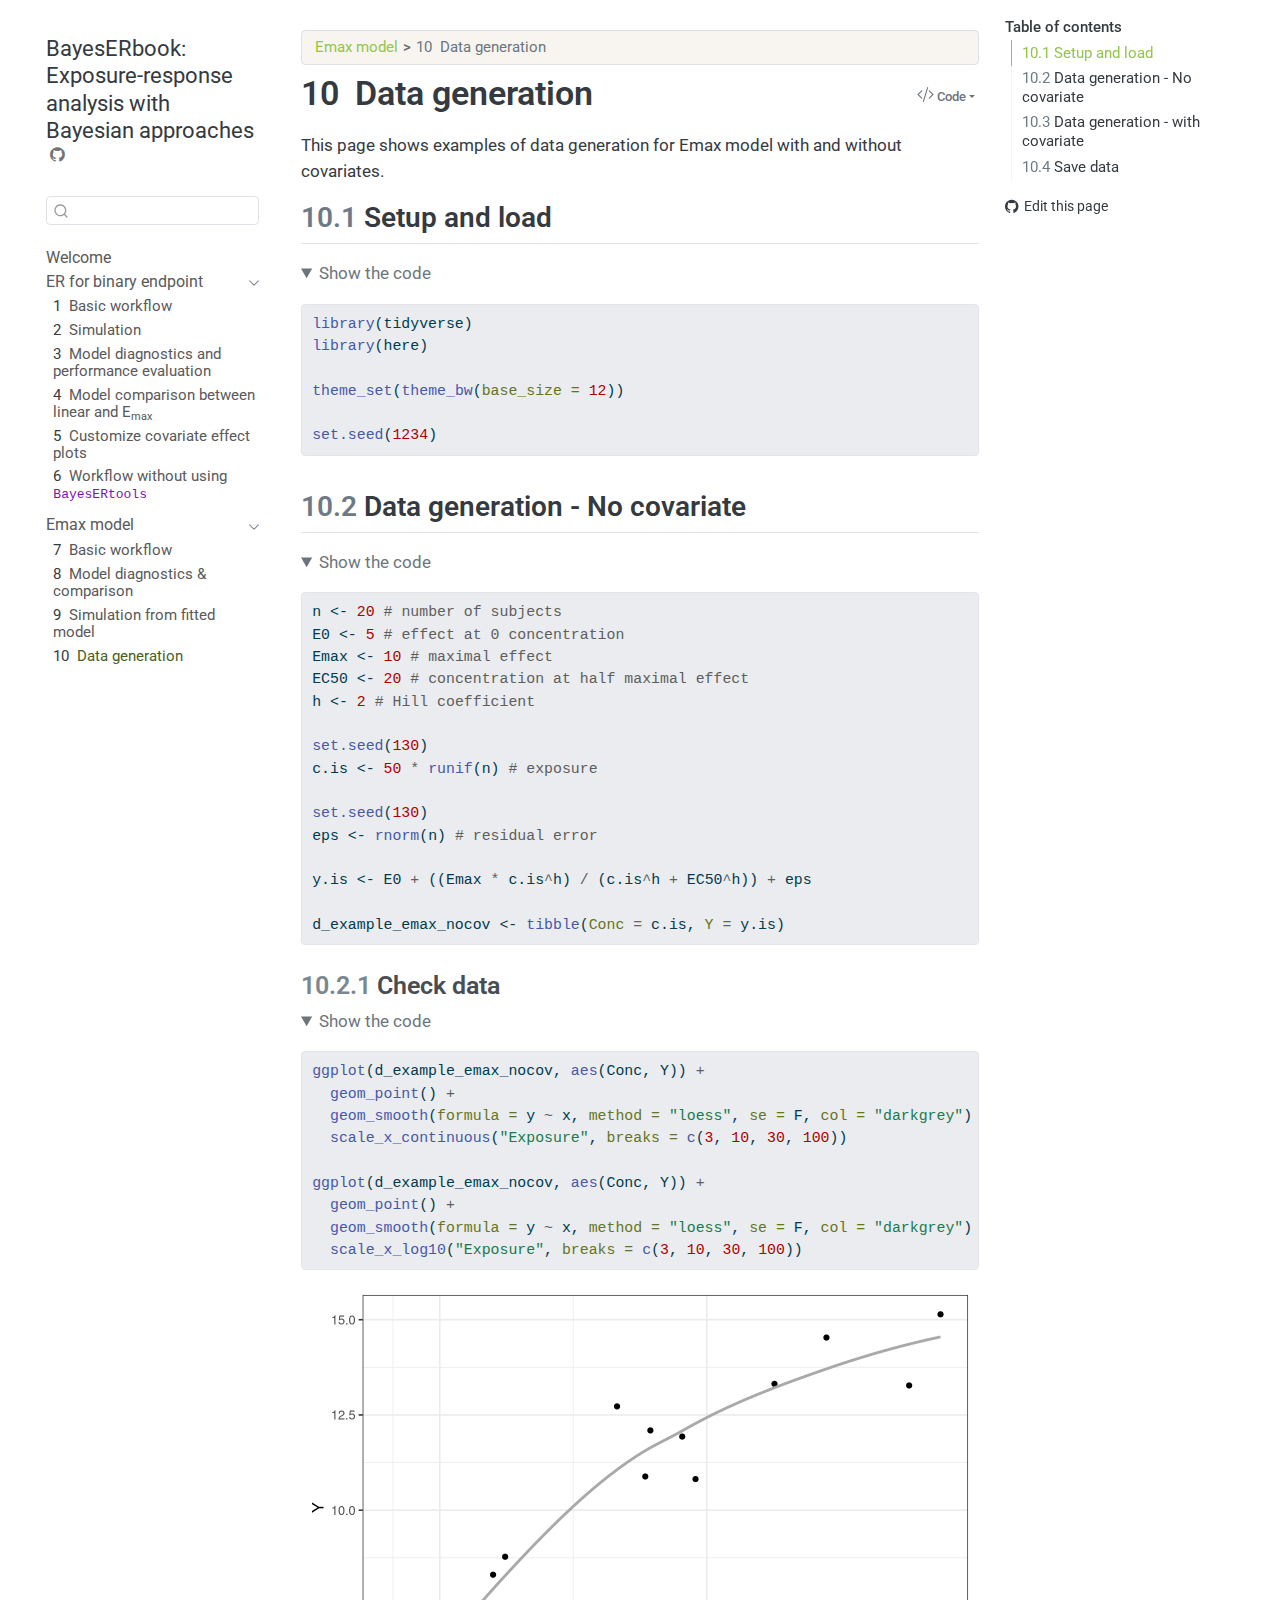
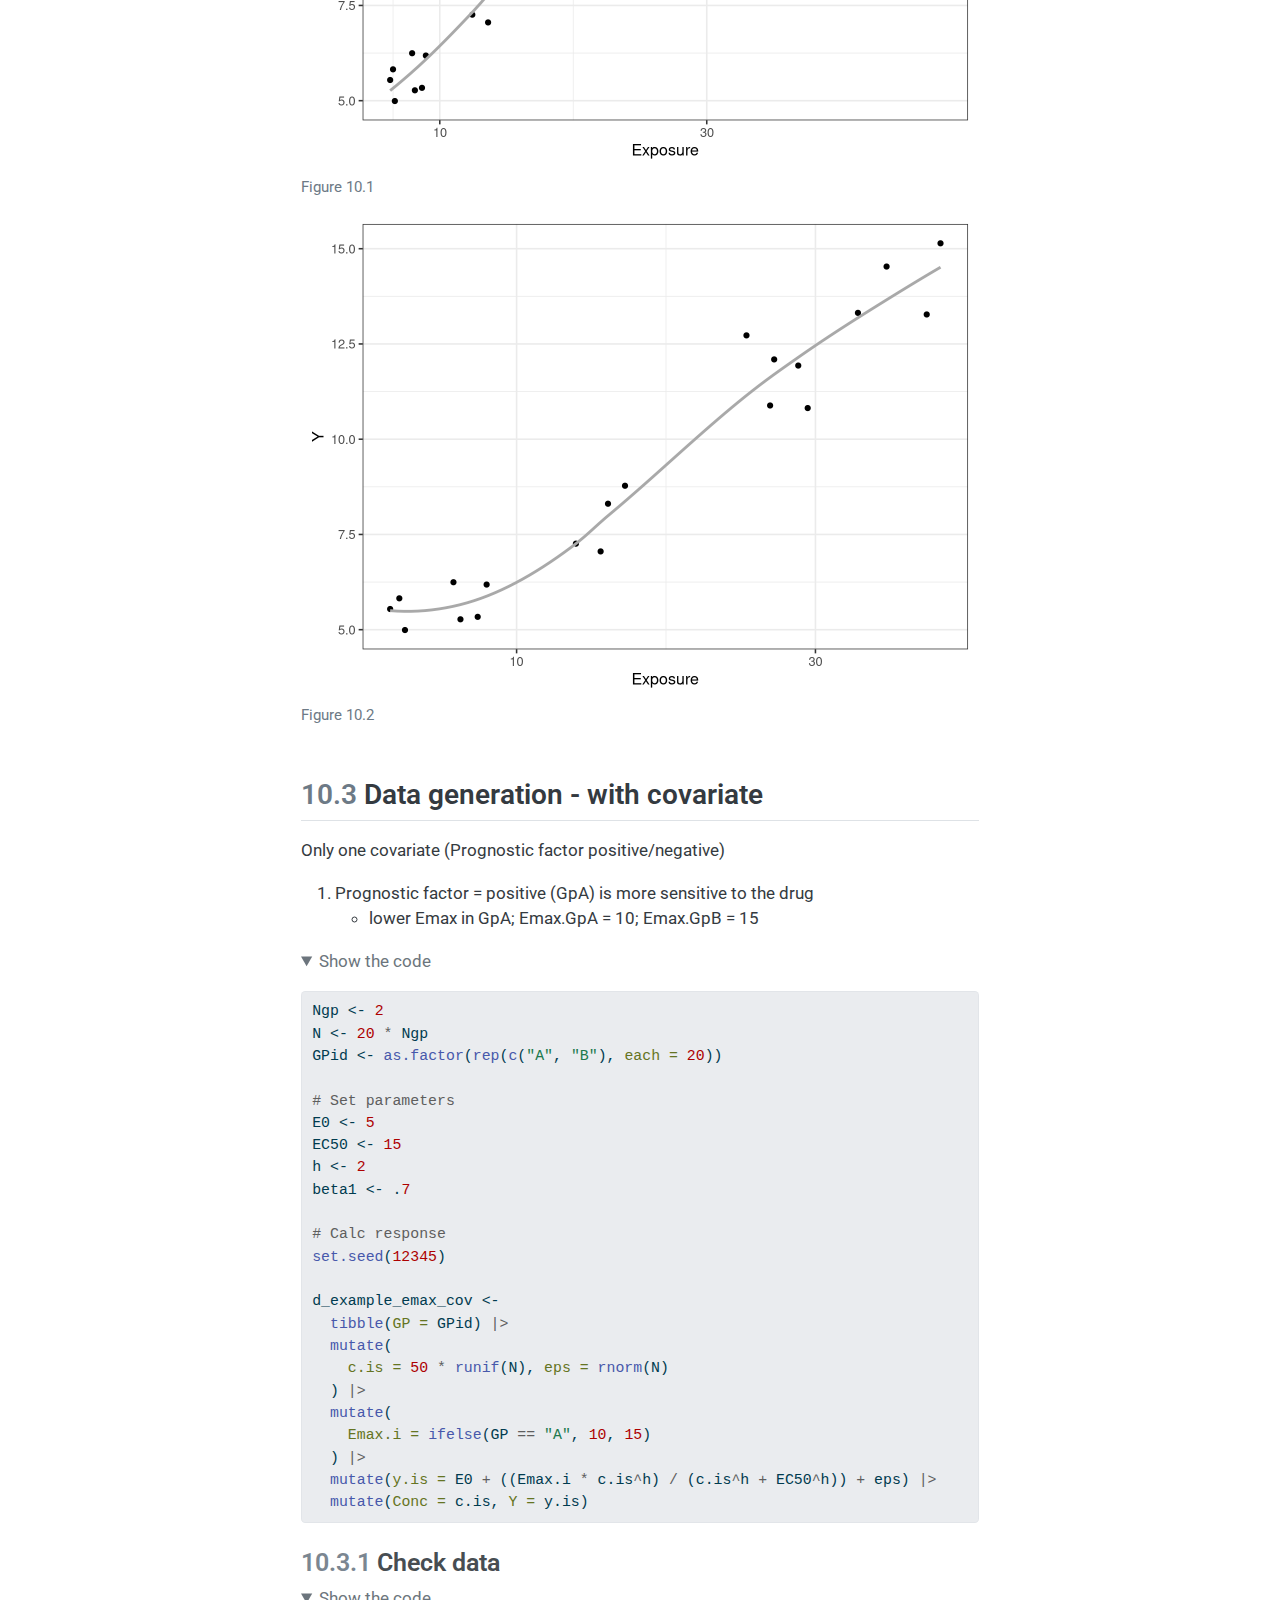
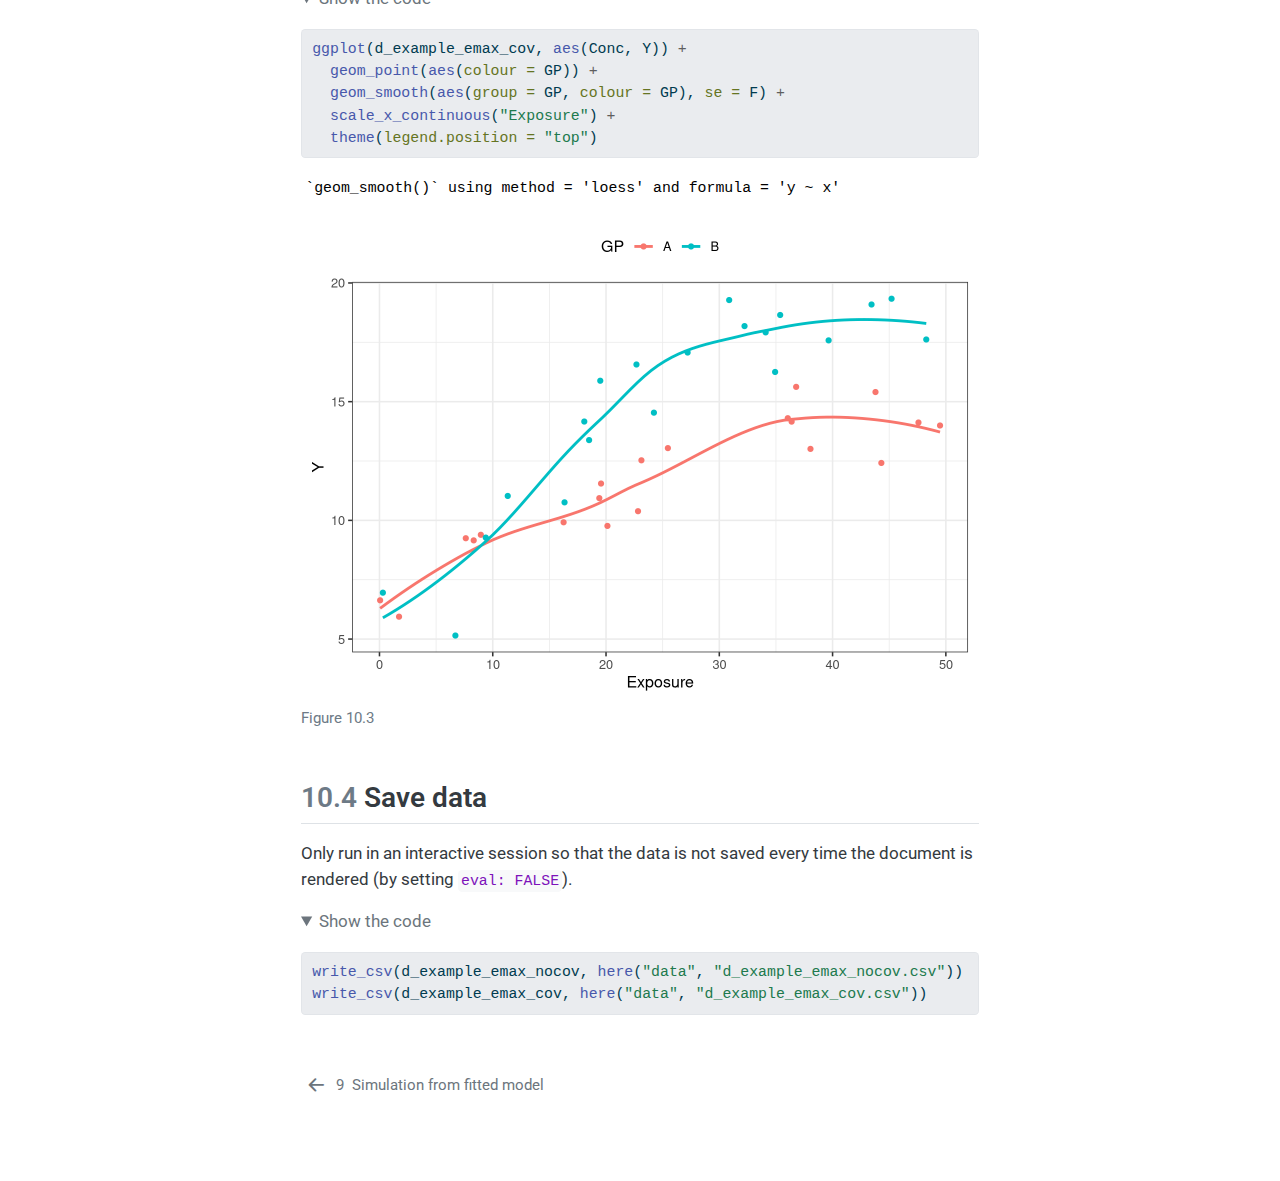
<file: notebook/emax/data_generation.html>
<!DOCTYPE html>
<html xmlns="http://www.w3.org/1999/xhtml" lang="en" xml:lang="en"><head>

<meta charset="utf-8">
<meta name="generator" content="quarto-1.6.40">

<meta name="viewport" content="width=device-width, initial-scale=1.0, user-scalable=yes">


<title>10&nbsp; Data generation – BayesERbook: Exposure-response analysis with Bayesian approaches</title>
<style>
code{white-space: pre-wrap;}
span.smallcaps{font-variant: small-caps;}
div.columns{display: flex; gap: min(4vw, 1.5em);}
div.column{flex: auto; overflow-x: auto;}
div.hanging-indent{margin-left: 1.5em; text-indent: -1.5em;}
ul.task-list{list-style: none;}
ul.task-list li input[type="checkbox"] {
  width: 0.8em;
  margin: 0 0.8em 0.2em -1em; /* quarto-specific, see https://github.com/quarto-dev/quarto-cli/issues/4556 */ 
  vertical-align: middle;
}
/* CSS for syntax highlighting */
pre > code.sourceCode { white-space: pre; position: relative; }
pre > code.sourceCode > span { line-height: 1.25; }
pre > code.sourceCode > span:empty { height: 1.2em; }
.sourceCode { overflow: visible; }
code.sourceCode > span { color: inherit; text-decoration: inherit; }
div.sourceCode { margin: 1em 0; }
pre.sourceCode { margin: 0; }
@media screen {
div.sourceCode { overflow: auto; }
}
@media print {
pre > code.sourceCode { white-space: pre-wrap; }
pre > code.sourceCode > span { display: inline-block; text-indent: -5em; padding-left: 5em; }
}
pre.numberSource code
  { counter-reset: source-line 0; }
pre.numberSource code > span
  { position: relative; left: -4em; counter-increment: source-line; }
pre.numberSource code > span > a:first-child::before
  { content: counter(source-line);
    position: relative; left: -1em; text-align: right; vertical-align: baseline;
    border: none; display: inline-block;
    -webkit-touch-callout: none; -webkit-user-select: none;
    -khtml-user-select: none; -moz-user-select: none;
    -ms-user-select: none; user-select: none;
    padding: 0 4px; width: 4em;
  }
pre.numberSource { margin-left: 3em;  padding-left: 4px; }
div.sourceCode
  {   }
@media screen {
pre > code.sourceCode > span > a:first-child::before { text-decoration: underline; }
}
</style>


<script src="../../site_libs/quarto-nav/quarto-nav.js"></script>
<script src="../../site_libs/quarto-nav/headroom.min.js"></script>
<script src="../../site_libs/clipboard/clipboard.min.js"></script>
<script src="../../site_libs/quarto-search/autocomplete.umd.js"></script>
<script src="../../site_libs/quarto-search/fuse.min.js"></script>
<script src="../../site_libs/quarto-search/quarto-search.js"></script>
<meta name="quarto:offset" content="../../">
<link href="../../notebook/emax/simulation.html" rel="prev">
<script src="../../site_libs/quarto-html/quarto.js"></script>
<script src="../../site_libs/quarto-html/popper.min.js"></script>
<script src="../../site_libs/quarto-html/tippy.umd.min.js"></script>
<script src="../../site_libs/quarto-html/anchor.min.js"></script>
<link href="../../site_libs/quarto-html/tippy.css" rel="stylesheet">
<link href="../../site_libs/quarto-html/quarto-syntax-highlighting-549806ee2085284f45b00abea8c6df48.css" rel="stylesheet" id="quarto-text-highlighting-styles">
<script src="../../site_libs/bootstrap/bootstrap.min.js"></script>
<link href="../../site_libs/bootstrap/bootstrap-icons.css" rel="stylesheet">
<link href="../../site_libs/bootstrap/bootstrap-b43e370a082453072daa43e15826c9a6.min.css" rel="stylesheet" append-hash="true" id="quarto-bootstrap" data-mode="light">
<script id="quarto-search-options" type="application/json">{
  "location": "sidebar",
  "copy-button": false,
  "collapse-after": 3,
  "panel-placement": "start",
  "type": "textbox",
  "limit": 50,
  "keyboard-shortcut": [
    "f",
    "/",
    "s"
  ],
  "show-item-context": false,
  "language": {
    "search-no-results-text": "No results",
    "search-matching-documents-text": "matching documents",
    "search-copy-link-title": "Copy link to search",
    "search-hide-matches-text": "Hide additional matches",
    "search-more-match-text": "more match in this document",
    "search-more-matches-text": "more matches in this document",
    "search-clear-button-title": "Clear",
    "search-text-placeholder": "",
    "search-detached-cancel-button-title": "Cancel",
    "search-submit-button-title": "Submit",
    "search-label": "Search"
  }
}</script>


</head>

<body class="nav-sidebar floating">

<div id="quarto-search-results"></div>
  <header id="quarto-header" class="headroom fixed-top">
  <nav class="quarto-secondary-nav">
    <div class="container-fluid d-flex">
      <button type="button" class="quarto-btn-toggle btn" data-bs-toggle="collapse" role="button" data-bs-target=".quarto-sidebar-collapse-item" aria-controls="quarto-sidebar" aria-expanded="false" aria-label="Toggle sidebar navigation" onclick="if (window.quartoToggleHeadroom) { window.quartoToggleHeadroom(); }">
        <i class="bi bi-layout-text-sidebar-reverse"></i>
      </button>
        <nav class="quarto-page-breadcrumbs" aria-label="breadcrumb"><ol class="breadcrumb"><li class="breadcrumb-item"><a href="../../notebook/emax/basic_workflow.html">Emax model</a></li><li class="breadcrumb-item"><a href="../../notebook/emax/data_generation.html"><span class="chapter-number">10</span>&nbsp; <span class="chapter-title">Data generation</span></a></li></ol></nav>
        <a class="flex-grow-1" role="navigation" data-bs-toggle="collapse" data-bs-target=".quarto-sidebar-collapse-item" aria-controls="quarto-sidebar" aria-expanded="false" aria-label="Toggle sidebar navigation" onclick="if (window.quartoToggleHeadroom) { window.quartoToggleHeadroom(); }">      
        </a>
      <button type="button" class="btn quarto-search-button" aria-label="Search" onclick="window.quartoOpenSearch();">
        <i class="bi bi-search"></i>
      </button>
    </div>
  </nav>
</header>
<!-- content -->
<div id="quarto-content" class="quarto-container page-columns page-rows-contents page-layout-article">
<!-- sidebar -->
  <nav id="quarto-sidebar" class="sidebar collapse collapse-horizontal quarto-sidebar-collapse-item sidebar-navigation floating overflow-auto">
    <div class="pt-lg-2 mt-2 text-left sidebar-header">
    <div class="sidebar-title mb-0 py-0">
      <a href="../../">BayesERbook: Exposure-response analysis with Bayesian approaches</a> 
        <div class="sidebar-tools-main">
    <a href="https://github.com/genentech/BayesERbook/" title="Source Code" class="quarto-navigation-tool px-1" aria-label="Source Code"><i class="bi bi-github"></i></a>
</div>
    </div>
      </div>
        <div class="mt-2 flex-shrink-0 align-items-center">
        <div class="sidebar-search">
        <div id="quarto-search" class="" title="Search"></div>
        </div>
        </div>
    <div class="sidebar-menu-container"> 
    <ul class="list-unstyled mt-1">
        <li class="sidebar-item">
  <div class="sidebar-item-container"> 
  <a href="../../index.html" class="sidebar-item-text sidebar-link">
 <span class="menu-text">Welcome</span></a>
  </div>
</li>
        <li class="sidebar-item sidebar-item-section">
      <div class="sidebar-item-container"> 
            <a class="sidebar-item-text sidebar-link text-start" data-bs-toggle="collapse" data-bs-target="#quarto-sidebar-section-1" role="navigation" aria-expanded="true">
 <span class="menu-text">ER for binary endpoint</span></a>
          <a class="sidebar-item-toggle text-start" data-bs-toggle="collapse" data-bs-target="#quarto-sidebar-section-1" role="navigation" aria-expanded="true" aria-label="Toggle section">
            <i class="bi bi-chevron-right ms-2"></i>
          </a> 
      </div>
      <ul id="quarto-sidebar-section-1" class="collapse list-unstyled sidebar-section depth1 show">  
          <li class="sidebar-item">
  <div class="sidebar-item-container"> 
  <a href="../../notebook/binary/basic_workflow.html" class="sidebar-item-text sidebar-link">
 <span class="menu-text"><span class="chapter-number">1</span>&nbsp; <span class="chapter-title">Basic workflow</span></span></a>
  </div>
</li>
          <li class="sidebar-item">
  <div class="sidebar-item-container"> 
  <a href="../../notebook/binary/simulation.html" class="sidebar-item-text sidebar-link">
 <span class="menu-text"><span class="chapter-number">2</span>&nbsp; <span class="chapter-title">Simulation</span></span></a>
  </div>
</li>
          <li class="sidebar-item">
  <div class="sidebar-item-container"> 
  <a href="../../notebook/binary/model_diagnostics.html" class="sidebar-item-text sidebar-link">
 <span class="menu-text"><span class="chapter-number">3</span>&nbsp; <span class="chapter-title">Model diagnostics and performance evaluation</span></span></a>
  </div>
</li>
          <li class="sidebar-item">
  <div class="sidebar-item-container"> 
  <a href="../../notebook/binary/mod_structure_comparison.html" class="sidebar-item-text sidebar-link">
 <span class="menu-text"><span class="chapter-number">4</span>&nbsp; <span class="chapter-title">Model comparison between linear and E<sub>max</sub></span></span></a>
  </div>
</li>
          <li class="sidebar-item">
  <div class="sidebar-item-container"> 
  <a href="../../notebook/binary/coveff_customize.html" class="sidebar-item-text sidebar-link">
 <span class="menu-text"><span class="chapter-number">5</span>&nbsp; <span class="chapter-title">Customize covariate effect plots</span></span></a>
  </div>
</li>
          <li class="sidebar-item">
  <div class="sidebar-item-container"> 
  <a href="../../notebook/binary/workflow_wo_package.html" class="sidebar-item-text sidebar-link">
 <span class="menu-text"><span class="chapter-number">6</span>&nbsp; <span class="chapter-title">Workflow without using <code>BayesERtools</code></span></span></a>
  </div>
</li>
      </ul>
  </li>
        <li class="sidebar-item sidebar-item-section">
      <div class="sidebar-item-container"> 
            <a class="sidebar-item-text sidebar-link text-start" data-bs-toggle="collapse" data-bs-target="#quarto-sidebar-section-2" role="navigation" aria-expanded="true">
 <span class="menu-text">Emax model</span></a>
          <a class="sidebar-item-toggle text-start" data-bs-toggle="collapse" data-bs-target="#quarto-sidebar-section-2" role="navigation" aria-expanded="true" aria-label="Toggle section">
            <i class="bi bi-chevron-right ms-2"></i>
          </a> 
      </div>
      <ul id="quarto-sidebar-section-2" class="collapse list-unstyled sidebar-section depth1 show">  
          <li class="sidebar-item">
  <div class="sidebar-item-container"> 
  <a href="../../notebook/emax/basic_workflow.html" class="sidebar-item-text sidebar-link">
 <span class="menu-text"><span class="chapter-number">7</span>&nbsp; <span class="chapter-title">Basic workflow</span></span></a>
  </div>
</li>
          <li class="sidebar-item">
  <div class="sidebar-item-container"> 
  <a href="../../notebook/emax/model_diagnostics.html" class="sidebar-item-text sidebar-link">
 <span class="menu-text"><span class="chapter-number">8</span>&nbsp; <span class="chapter-title">Model diagnostics &amp; comparison</span></span></a>
  </div>
</li>
          <li class="sidebar-item">
  <div class="sidebar-item-container"> 
  <a href="../../notebook/emax/simulation.html" class="sidebar-item-text sidebar-link">
 <span class="menu-text"><span class="chapter-number">9</span>&nbsp; <span class="chapter-title">Simulation from fitted model</span></span></a>
  </div>
</li>
          <li class="sidebar-item">
  <div class="sidebar-item-container"> 
  <a href="../../notebook/emax/data_generation.html" class="sidebar-item-text sidebar-link active">
 <span class="menu-text"><span class="chapter-number">10</span>&nbsp; <span class="chapter-title">Data generation</span></span></a>
  </div>
</li>
      </ul>
  </li>
    </ul>
    </div>
</nav>
<div id="quarto-sidebar-glass" class="quarto-sidebar-collapse-item" data-bs-toggle="collapse" data-bs-target=".quarto-sidebar-collapse-item"></div>
<!-- margin-sidebar -->
    <div id="quarto-margin-sidebar" class="sidebar margin-sidebar">
        <nav id="TOC" role="doc-toc" class="toc-active">
    <h2 id="toc-title">Table of contents</h2>
   
  <ul>
  <li><a href="#setup-and-load" id="toc-setup-and-load" class="nav-link active" data-scroll-target="#setup-and-load"><span class="header-section-number">10.1</span> Setup and load</a></li>
  <li><a href="#data-generation---no-covariate" id="toc-data-generation---no-covariate" class="nav-link" data-scroll-target="#data-generation---no-covariate"><span class="header-section-number">10.2</span> Data generation - No covariate</a>
  <ul class="collapse">
  <li><a href="#check-data" id="toc-check-data" class="nav-link" data-scroll-target="#check-data"><span class="header-section-number">10.2.1</span> Check data</a></li>
  </ul></li>
  <li><a href="#data-generation---with-covariate" id="toc-data-generation---with-covariate" class="nav-link" data-scroll-target="#data-generation---with-covariate"><span class="header-section-number">10.3</span> Data generation - with covariate</a>
  <ul class="collapse">
  <li><a href="#check-data-1" id="toc-check-data-1" class="nav-link" data-scroll-target="#check-data-1"><span class="header-section-number">10.3.1</span> Check data</a></li>
  </ul></li>
  <li><a href="#save-data" id="toc-save-data" class="nav-link" data-scroll-target="#save-data"><span class="header-section-number">10.4</span> Save data</a></li>
  </ul>
<div class="toc-actions"><ul><li><a href="https://github.com/genentech/BayesERbook/edit/main/notebook/emax/data_generation.qmd" class="toc-action"><i class="bi bi-github"></i>Edit this page</a></li></ul></div></nav>
    </div>
<!-- main -->
<main class="content" id="quarto-document-content">

<header id="title-block-header" class="quarto-title-block default"><nav class="quarto-page-breadcrumbs quarto-title-breadcrumbs d-none d-lg-block" aria-label="breadcrumb"><ol class="breadcrumb"><li class="breadcrumb-item"><a href="../../notebook/emax/basic_workflow.html">Emax model</a></li><li class="breadcrumb-item"><a href="../../notebook/emax/data_generation.html"><span class="chapter-number">10</span>&nbsp; <span class="chapter-title">Data generation</span></a></li></ol></nav>
<div class="quarto-title">
<div class="quarto-title-block"><div><h1 class="title"><span class="chapter-number">10</span>&nbsp; <span class="chapter-title">Data generation</span></h1><button type="button" class="btn code-tools-button dropdown-toggle" id="quarto-code-tools-menu" data-bs-toggle="dropdown" aria-expanded="false"><i class="bi"></i> Code</button><ul class="dropdown-menu dropdown-menu-end" aria-labelelledby="quarto-code-tools-menu"><li><a id="quarto-show-all-code" class="dropdown-item" href="javascript:void(0)" role="button">Show All Code</a></li><li><a id="quarto-hide-all-code" class="dropdown-item" href="javascript:void(0)" role="button">Hide All Code</a></li><li><hr class="dropdown-divider"></li><li><a id="quarto-view-source" class="dropdown-item" href="javascript:void(0)" role="button">View Source</a></li></ul></div></div>
</div>



<div class="quarto-title-meta">

    
  
    
  </div>
  


</header>


<p>This page shows examples of data generation for Emax model with and without covariates.</p>
<section id="setup-and-load" class="level2" data-number="10.1">
<h2 data-number="10.1" class="anchored" data-anchor-id="setup-and-load"><span class="header-section-number">10.1</span> Setup and load</h2>
<div class="cell">
<details open="" class="code-fold">
<summary>Show the code</summary>
<div class="sourceCode cell-code" id="cb1"><pre class="sourceCode r code-with-copy"><code class="sourceCode r"><span id="cb1-1"><a href="#cb1-1" aria-hidden="true" tabindex="-1"></a><span class="fu">library</span>(tidyverse)</span>
<span id="cb1-2"><a href="#cb1-2" aria-hidden="true" tabindex="-1"></a><span class="fu">library</span>(here)</span>
<span id="cb1-3"><a href="#cb1-3" aria-hidden="true" tabindex="-1"></a></span>
<span id="cb1-4"><a href="#cb1-4" aria-hidden="true" tabindex="-1"></a><span class="fu">theme_set</span>(<span class="fu">theme_bw</span>(<span class="at">base_size =</span> <span class="dv">12</span>))</span>
<span id="cb1-5"><a href="#cb1-5" aria-hidden="true" tabindex="-1"></a></span>
<span id="cb1-6"><a href="#cb1-6" aria-hidden="true" tabindex="-1"></a><span class="fu">set.seed</span>(<span class="dv">1234</span>)</span></code><button title="Copy to Clipboard" class="code-copy-button"><i class="bi"></i></button></pre></div>
</details>
</div>
</section>
<section id="data-generation---no-covariate" class="level2" data-number="10.2">
<h2 data-number="10.2" class="anchored" data-anchor-id="data-generation---no-covariate"><span class="header-section-number">10.2</span> Data generation - No covariate</h2>
<div class="cell">
<details open="" class="code-fold">
<summary>Show the code</summary>
<div class="sourceCode cell-code" id="cb2"><pre class="sourceCode r code-with-copy"><code class="sourceCode r"><span id="cb2-1"><a href="#cb2-1" aria-hidden="true" tabindex="-1"></a>n <span class="ot">&lt;-</span> <span class="dv">20</span> <span class="co"># number of subjects</span></span>
<span id="cb2-2"><a href="#cb2-2" aria-hidden="true" tabindex="-1"></a>E0 <span class="ot">&lt;-</span> <span class="dv">5</span> <span class="co"># effect at 0 concentration</span></span>
<span id="cb2-3"><a href="#cb2-3" aria-hidden="true" tabindex="-1"></a>Emax <span class="ot">&lt;-</span> <span class="dv">10</span> <span class="co"># maximal effect</span></span>
<span id="cb2-4"><a href="#cb2-4" aria-hidden="true" tabindex="-1"></a>EC50 <span class="ot">&lt;-</span> <span class="dv">20</span> <span class="co"># concentration at half maximal effect</span></span>
<span id="cb2-5"><a href="#cb2-5" aria-hidden="true" tabindex="-1"></a>h <span class="ot">&lt;-</span> <span class="dv">2</span> <span class="co"># Hill coefficient</span></span>
<span id="cb2-6"><a href="#cb2-6" aria-hidden="true" tabindex="-1"></a></span>
<span id="cb2-7"><a href="#cb2-7" aria-hidden="true" tabindex="-1"></a><span class="fu">set.seed</span>(<span class="dv">130</span>)</span>
<span id="cb2-8"><a href="#cb2-8" aria-hidden="true" tabindex="-1"></a>c.is <span class="ot">&lt;-</span> <span class="dv">50</span> <span class="sc">*</span> <span class="fu">runif</span>(n) <span class="co"># exposure</span></span>
<span id="cb2-9"><a href="#cb2-9" aria-hidden="true" tabindex="-1"></a></span>
<span id="cb2-10"><a href="#cb2-10" aria-hidden="true" tabindex="-1"></a><span class="fu">set.seed</span>(<span class="dv">130</span>)</span>
<span id="cb2-11"><a href="#cb2-11" aria-hidden="true" tabindex="-1"></a>eps <span class="ot">&lt;-</span> <span class="fu">rnorm</span>(n) <span class="co"># residual error</span></span>
<span id="cb2-12"><a href="#cb2-12" aria-hidden="true" tabindex="-1"></a></span>
<span id="cb2-13"><a href="#cb2-13" aria-hidden="true" tabindex="-1"></a>y.is <span class="ot">&lt;-</span> E0 <span class="sc">+</span> ((Emax <span class="sc">*</span> c.is<span class="sc">^</span>h) <span class="sc">/</span> (c.is<span class="sc">^</span>h <span class="sc">+</span> EC50<span class="sc">^</span>h)) <span class="sc">+</span> eps</span>
<span id="cb2-14"><a href="#cb2-14" aria-hidden="true" tabindex="-1"></a></span>
<span id="cb2-15"><a href="#cb2-15" aria-hidden="true" tabindex="-1"></a>d_example_emax_nocov <span class="ot">&lt;-</span> <span class="fu">tibble</span>(<span class="at">Conc =</span> c.is, <span class="at">Y =</span> y.is)</span></code><button title="Copy to Clipboard" class="code-copy-button"><i class="bi"></i></button></pre></div>
</details>
</div>
<section id="check-data" class="level3" data-number="10.2.1">
<h3 data-number="10.2.1" class="anchored" data-anchor-id="check-data"><span class="header-section-number">10.2.1</span> Check data</h3>
<div class="cell">
<details open="" class="code-fold">
<summary>Show the code</summary>
<div class="sourceCode cell-code" id="cb3"><pre class="sourceCode r code-with-copy"><code class="sourceCode r"><span id="cb3-1"><a href="#cb3-1" aria-hidden="true" tabindex="-1"></a><span class="fu">ggplot</span>(d_example_emax_nocov, <span class="fu">aes</span>(Conc, Y)) <span class="sc">+</span></span>
<span id="cb3-2"><a href="#cb3-2" aria-hidden="true" tabindex="-1"></a>  <span class="fu">geom_point</span>() <span class="sc">+</span></span>
<span id="cb3-3"><a href="#cb3-3" aria-hidden="true" tabindex="-1"></a>  <span class="fu">geom_smooth</span>(<span class="at">formula =</span> y <span class="sc">~</span> x, <span class="at">method =</span> <span class="st">"loess"</span>, <span class="at">se =</span> F, <span class="at">col =</span> <span class="st">"darkgrey"</span>) <span class="sc">+</span></span>
<span id="cb3-4"><a href="#cb3-4" aria-hidden="true" tabindex="-1"></a>  <span class="fu">scale_x_continuous</span>(<span class="st">"Exposure"</span>, <span class="at">breaks =</span> <span class="fu">c</span>(<span class="dv">3</span>, <span class="dv">10</span>, <span class="dv">30</span>, <span class="dv">100</span>))</span>
<span id="cb3-5"><a href="#cb3-5" aria-hidden="true" tabindex="-1"></a></span>
<span id="cb3-6"><a href="#cb3-6" aria-hidden="true" tabindex="-1"></a><span class="fu">ggplot</span>(d_example_emax_nocov, <span class="fu">aes</span>(Conc, Y)) <span class="sc">+</span></span>
<span id="cb3-7"><a href="#cb3-7" aria-hidden="true" tabindex="-1"></a>  <span class="fu">geom_point</span>() <span class="sc">+</span></span>
<span id="cb3-8"><a href="#cb3-8" aria-hidden="true" tabindex="-1"></a>  <span class="fu">geom_smooth</span>(<span class="at">formula =</span> y <span class="sc">~</span> x, <span class="at">method =</span> <span class="st">"loess"</span>, <span class="at">se =</span> F, <span class="at">col =</span> <span class="st">"darkgrey"</span>) <span class="sc">+</span></span>
<span id="cb3-9"><a href="#cb3-9" aria-hidden="true" tabindex="-1"></a>  <span class="fu">scale_x_log10</span>(<span class="st">"Exposure"</span>, <span class="at">breaks =</span> <span class="fu">c</span>(<span class="dv">3</span>, <span class="dv">10</span>, <span class="dv">30</span>, <span class="dv">100</span>))</span></code><button title="Copy to Clipboard" class="code-copy-button"><i class="bi"></i></button></pre></div>
</details>
<div class="cell-output-display">
<div id="fig-check-data-no-cov-1" class="quarto-float quarto-figure quarto-figure-center anchored" width="672">
<figure class="quarto-float quarto-float-fig figure">
<div aria-describedby="fig-check-data-no-cov-1-caption-0ceaefa1-69ba-4598-a22c-09a6ac19f8ca">
<img src="data_generation_files/figure-html/fig-check-data-no-cov-1.png" id="fig-check-data-no-cov-1" class="img-fluid figure-img" width="672">
</div>
<figcaption class="quarto-float-caption-bottom quarto-float-caption quarto-float-fig quarto-uncaptioned" id="fig-check-data-no-cov-1-caption-0ceaefa1-69ba-4598-a22c-09a6ac19f8ca">
Figure&nbsp;10.1
</figcaption>
</figure>
</div>
</div>
<div class="cell-output-display">
<div id="fig-check-data-no-cov-2" class="quarto-float quarto-figure quarto-figure-center anchored" width="672">
<figure class="quarto-float quarto-float-fig figure">
<div aria-describedby="fig-check-data-no-cov-2-caption-0ceaefa1-69ba-4598-a22c-09a6ac19f8ca">
<img src="data_generation_files/figure-html/fig-check-data-no-cov-2.png" id="fig-check-data-no-cov-2" class="img-fluid figure-img" width="672">
</div>
<figcaption class="quarto-float-caption-bottom quarto-float-caption quarto-float-fig quarto-uncaptioned" id="fig-check-data-no-cov-2-caption-0ceaefa1-69ba-4598-a22c-09a6ac19f8ca">
Figure&nbsp;10.2
</figcaption>
</figure>
</div>
</div>
</div>
</section>
</section>
<section id="data-generation---with-covariate" class="level2" data-number="10.3">
<h2 data-number="10.3" class="anchored" data-anchor-id="data-generation---with-covariate"><span class="header-section-number">10.3</span> Data generation - with covariate</h2>
<p>Only one covariate (Prognostic factor positive/negative)</p>
<ol type="1">
<li>Prognostic factor = positive (GpA) is more sensitive to the drug
<ul>
<li>lower Emax in GpA; Emax.GpA = 10; Emax.GpB = 15</li>
</ul></li>
</ol>
<div class="cell">
<details open="" class="code-fold">
<summary>Show the code</summary>
<div class="sourceCode cell-code" id="cb4"><pre class="sourceCode r code-with-copy"><code class="sourceCode r"><span id="cb4-1"><a href="#cb4-1" aria-hidden="true" tabindex="-1"></a>Ngp <span class="ot">&lt;-</span> <span class="dv">2</span></span>
<span id="cb4-2"><a href="#cb4-2" aria-hidden="true" tabindex="-1"></a>N <span class="ot">&lt;-</span> <span class="dv">20</span> <span class="sc">*</span> Ngp</span>
<span id="cb4-3"><a href="#cb4-3" aria-hidden="true" tabindex="-1"></a>GPid <span class="ot">&lt;-</span> <span class="fu">as.factor</span>(<span class="fu">rep</span>(<span class="fu">c</span>(<span class="st">"A"</span>, <span class="st">"B"</span>), <span class="at">each =</span> <span class="dv">20</span>))</span>
<span id="cb4-4"><a href="#cb4-4" aria-hidden="true" tabindex="-1"></a></span>
<span id="cb4-5"><a href="#cb4-5" aria-hidden="true" tabindex="-1"></a><span class="co"># Set parameters</span></span>
<span id="cb4-6"><a href="#cb4-6" aria-hidden="true" tabindex="-1"></a>E0 <span class="ot">&lt;-</span> <span class="dv">5</span></span>
<span id="cb4-7"><a href="#cb4-7" aria-hidden="true" tabindex="-1"></a>EC50 <span class="ot">&lt;-</span> <span class="dv">15</span></span>
<span id="cb4-8"><a href="#cb4-8" aria-hidden="true" tabindex="-1"></a>h <span class="ot">&lt;-</span> <span class="dv">2</span></span>
<span id="cb4-9"><a href="#cb4-9" aria-hidden="true" tabindex="-1"></a>beta1 <span class="ot">&lt;-</span> .<span class="dv">7</span></span>
<span id="cb4-10"><a href="#cb4-10" aria-hidden="true" tabindex="-1"></a></span>
<span id="cb4-11"><a href="#cb4-11" aria-hidden="true" tabindex="-1"></a><span class="co"># Calc response</span></span>
<span id="cb4-12"><a href="#cb4-12" aria-hidden="true" tabindex="-1"></a><span class="fu">set.seed</span>(<span class="dv">12345</span>)</span>
<span id="cb4-13"><a href="#cb4-13" aria-hidden="true" tabindex="-1"></a></span>
<span id="cb4-14"><a href="#cb4-14" aria-hidden="true" tabindex="-1"></a>d_example_emax_cov <span class="ot">&lt;-</span></span>
<span id="cb4-15"><a href="#cb4-15" aria-hidden="true" tabindex="-1"></a>  <span class="fu">tibble</span>(<span class="at">GP =</span> GPid) <span class="sc">|&gt;</span></span>
<span id="cb4-16"><a href="#cb4-16" aria-hidden="true" tabindex="-1"></a>  <span class="fu">mutate</span>(</span>
<span id="cb4-17"><a href="#cb4-17" aria-hidden="true" tabindex="-1"></a>    <span class="at">c.is =</span> <span class="dv">50</span> <span class="sc">*</span> <span class="fu">runif</span>(N), <span class="at">eps =</span> <span class="fu">rnorm</span>(N)</span>
<span id="cb4-18"><a href="#cb4-18" aria-hidden="true" tabindex="-1"></a>  ) <span class="sc">|&gt;</span></span>
<span id="cb4-19"><a href="#cb4-19" aria-hidden="true" tabindex="-1"></a>  <span class="fu">mutate</span>(</span>
<span id="cb4-20"><a href="#cb4-20" aria-hidden="true" tabindex="-1"></a>    <span class="at">Emax.i =</span> <span class="fu">ifelse</span>(GP <span class="sc">==</span> <span class="st">"A"</span>, <span class="dv">10</span>, <span class="dv">15</span>)</span>
<span id="cb4-21"><a href="#cb4-21" aria-hidden="true" tabindex="-1"></a>  ) <span class="sc">|&gt;</span></span>
<span id="cb4-22"><a href="#cb4-22" aria-hidden="true" tabindex="-1"></a>  <span class="fu">mutate</span>(<span class="at">y.is =</span> E0 <span class="sc">+</span> ((Emax.i <span class="sc">*</span> c.is<span class="sc">^</span>h) <span class="sc">/</span> (c.is<span class="sc">^</span>h <span class="sc">+</span> EC50<span class="sc">^</span>h)) <span class="sc">+</span> eps) <span class="sc">|&gt;</span></span>
<span id="cb4-23"><a href="#cb4-23" aria-hidden="true" tabindex="-1"></a>  <span class="fu">mutate</span>(<span class="at">Conc =</span> c.is, <span class="at">Y =</span> y.is)</span></code><button title="Copy to Clipboard" class="code-copy-button"><i class="bi"></i></button></pre></div>
</details>
</div>
<section id="check-data-1" class="level3" data-number="10.3.1">
<h3 data-number="10.3.1" class="anchored" data-anchor-id="check-data-1"><span class="header-section-number">10.3.1</span> Check data</h3>
<div class="cell">
<details open="" class="code-fold">
<summary>Show the code</summary>
<div class="sourceCode cell-code" id="cb5"><pre class="sourceCode r code-with-copy"><code class="sourceCode r"><span id="cb5-1"><a href="#cb5-1" aria-hidden="true" tabindex="-1"></a><span class="fu">ggplot</span>(d_example_emax_cov, <span class="fu">aes</span>(Conc, Y)) <span class="sc">+</span></span>
<span id="cb5-2"><a href="#cb5-2" aria-hidden="true" tabindex="-1"></a>  <span class="fu">geom_point</span>(<span class="fu">aes</span>(<span class="at">colour =</span> GP)) <span class="sc">+</span></span>
<span id="cb5-3"><a href="#cb5-3" aria-hidden="true" tabindex="-1"></a>  <span class="fu">geom_smooth</span>(<span class="fu">aes</span>(<span class="at">group =</span> GP, <span class="at">colour =</span> GP), <span class="at">se =</span> F) <span class="sc">+</span></span>
<span id="cb5-4"><a href="#cb5-4" aria-hidden="true" tabindex="-1"></a>  <span class="fu">scale_x_continuous</span>(<span class="st">"Exposure"</span>) <span class="sc">+</span></span>
<span id="cb5-5"><a href="#cb5-5" aria-hidden="true" tabindex="-1"></a>  <span class="fu">theme</span>(<span class="at">legend.position =</span> <span class="st">"top"</span>)</span></code><button title="Copy to Clipboard" class="code-copy-button"><i class="bi"></i></button></pre></div>
</details>
<div class="cell-output cell-output-stderr">
<pre><code>`geom_smooth()` using method = 'loess' and formula = 'y ~ x'</code></pre>
</div>
<div class="cell-output-display">
<div id="fig-check-data-cov" class="quarto-float quarto-figure quarto-figure-center anchored" width="672">
<figure class="quarto-float quarto-float-fig figure">
<div aria-describedby="fig-check-data-cov-caption-0ceaefa1-69ba-4598-a22c-09a6ac19f8ca">
<img src="data_generation_files/figure-html/fig-check-data-cov-1.png" id="fig-check-data-cov" class="img-fluid figure-img" width="672">
</div>
<figcaption class="quarto-float-caption-bottom quarto-float-caption quarto-float-fig quarto-uncaptioned" id="fig-check-data-cov-caption-0ceaefa1-69ba-4598-a22c-09a6ac19f8ca">
Figure&nbsp;10.3
</figcaption>
</figure>
</div>
</div>
</div>
</section>
</section>
<section id="save-data" class="level2" data-number="10.4">
<h2 data-number="10.4" class="anchored" data-anchor-id="save-data"><span class="header-section-number">10.4</span> Save data</h2>
<p>Only run in an interactive session so that the data is not saved every time the document is rendered (by setting <code>eval: FALSE</code>).</p>
<div class="cell">
<details open="" class="code-fold">
<summary>Show the code</summary>
<div class="sourceCode cell-code" id="cb7"><pre class="sourceCode r code-with-copy"><code class="sourceCode r"><span id="cb7-1"><a href="#cb7-1" aria-hidden="true" tabindex="-1"></a><span class="fu">write_csv</span>(d_example_emax_nocov, <span class="fu">here</span>(<span class="st">"data"</span>, <span class="st">"d_example_emax_nocov.csv"</span>))</span>
<span id="cb7-2"><a href="#cb7-2" aria-hidden="true" tabindex="-1"></a><span class="fu">write_csv</span>(d_example_emax_cov, <span class="fu">here</span>(<span class="st">"data"</span>, <span class="st">"d_example_emax_cov.csv"</span>))</span></code><button title="Copy to Clipboard" class="code-copy-button"><i class="bi"></i></button></pre></div>
</details>
</div>


<!-- -->

</section>

</main> <!-- /main -->
<script id="quarto-html-after-body" type="application/javascript">
window.document.addEventListener("DOMContentLoaded", function (event) {
  const toggleBodyColorMode = (bsSheetEl) => {
    const mode = bsSheetEl.getAttribute("data-mode");
    const bodyEl = window.document.querySelector("body");
    if (mode === "dark") {
      bodyEl.classList.add("quarto-dark");
      bodyEl.classList.remove("quarto-light");
    } else {
      bodyEl.classList.add("quarto-light");
      bodyEl.classList.remove("quarto-dark");
    }
  }
  const toggleBodyColorPrimary = () => {
    const bsSheetEl = window.document.querySelector("link#quarto-bootstrap");
    if (bsSheetEl) {
      toggleBodyColorMode(bsSheetEl);
    }
  }
  toggleBodyColorPrimary();  
  const icon = "";
  const anchorJS = new window.AnchorJS();
  anchorJS.options = {
    placement: 'right',
    icon: icon
  };
  anchorJS.add('.anchored');
  const isCodeAnnotation = (el) => {
    for (const clz of el.classList) {
      if (clz.startsWith('code-annotation-')) {                     
        return true;
      }
    }
    return false;
  }
  const onCopySuccess = function(e) {
    // button target
    const button = e.trigger;
    // don't keep focus
    button.blur();
    // flash "checked"
    button.classList.add('code-copy-button-checked');
    var currentTitle = button.getAttribute("title");
    button.setAttribute("title", "Copied!");
    let tooltip;
    if (window.bootstrap) {
      button.setAttribute("data-bs-toggle", "tooltip");
      button.setAttribute("data-bs-placement", "left");
      button.setAttribute("data-bs-title", "Copied!");
      tooltip = new bootstrap.Tooltip(button, 
        { trigger: "manual", 
          customClass: "code-copy-button-tooltip",
          offset: [0, -8]});
      tooltip.show();    
    }
    setTimeout(function() {
      if (tooltip) {
        tooltip.hide();
        button.removeAttribute("data-bs-title");
        button.removeAttribute("data-bs-toggle");
        button.removeAttribute("data-bs-placement");
      }
      button.setAttribute("title", currentTitle);
      button.classList.remove('code-copy-button-checked');
    }, 1000);
    // clear code selection
    e.clearSelection();
  }
  const getTextToCopy = function(trigger) {
      const codeEl = trigger.previousElementSibling.cloneNode(true);
      for (const childEl of codeEl.children) {
        if (isCodeAnnotation(childEl)) {
          childEl.remove();
        }
      }
      return codeEl.innerText;
  }
  const clipboard = new window.ClipboardJS('.code-copy-button:not([data-in-quarto-modal])', {
    text: getTextToCopy
  });
  clipboard.on('success', onCopySuccess);
  if (window.document.getElementById('quarto-embedded-source-code-modal')) {
    const clipboardModal = new window.ClipboardJS('.code-copy-button[data-in-quarto-modal]', {
      text: getTextToCopy,
      container: window.document.getElementById('quarto-embedded-source-code-modal')
    });
    clipboardModal.on('success', onCopySuccess);
  }
  const viewSource = window.document.getElementById('quarto-view-source') ||
                     window.document.getElementById('quarto-code-tools-source');
  if (viewSource) {
    const sourceUrl = viewSource.getAttribute("data-quarto-source-url");
    viewSource.addEventListener("click", function(e) {
      if (sourceUrl) {
        // rstudio viewer pane
        if (/\bcapabilities=\b/.test(window.location)) {
          window.open(sourceUrl);
        } else {
          window.location.href = sourceUrl;
        }
      } else {
        const modal = new bootstrap.Modal(document.getElementById('quarto-embedded-source-code-modal'));
        modal.show();
      }
      return false;
    });
  }
  function toggleCodeHandler(show) {
    return function(e) {
      const detailsSrc = window.document.querySelectorAll(".cell > details > .sourceCode");
      for (let i=0; i<detailsSrc.length; i++) {
        const details = detailsSrc[i].parentElement;
        if (show) {
          details.open = true;
        } else {
          details.removeAttribute("open");
        }
      }
      const cellCodeDivs = window.document.querySelectorAll(".cell > .sourceCode");
      const fromCls = show ? "hidden" : "unhidden";
      const toCls = show ? "unhidden" : "hidden";
      for (let i=0; i<cellCodeDivs.length; i++) {
        const codeDiv = cellCodeDivs[i];
        if (codeDiv.classList.contains(fromCls)) {
          codeDiv.classList.remove(fromCls);
          codeDiv.classList.add(toCls);
        } 
      }
      return false;
    }
  }
  const hideAllCode = window.document.getElementById("quarto-hide-all-code");
  if (hideAllCode) {
    hideAllCode.addEventListener("click", toggleCodeHandler(false));
  }
  const showAllCode = window.document.getElementById("quarto-show-all-code");
  if (showAllCode) {
    showAllCode.addEventListener("click", toggleCodeHandler(true));
  }
    var localhostRegex = new RegExp(/^(?:http|https):\/\/localhost\:?[0-9]*\//);
    var mailtoRegex = new RegExp(/^mailto:/);
      var filterRegex = new RegExp("https:\/\/genentech\.github\.io\/BayesERbook\/");
    var isInternal = (href) => {
        return filterRegex.test(href) || localhostRegex.test(href) || mailtoRegex.test(href);
    }
    // Inspect non-navigation links and adorn them if external
 	var links = window.document.querySelectorAll('a[href]:not(.nav-link):not(.navbar-brand):not(.toc-action):not(.sidebar-link):not(.sidebar-item-toggle):not(.pagination-link):not(.no-external):not([aria-hidden]):not(.dropdown-item):not(.quarto-navigation-tool):not(.about-link)');
    for (var i=0; i<links.length; i++) {
      const link = links[i];
      if (!isInternal(link.href)) {
        // undo the damage that might have been done by quarto-nav.js in the case of
        // links that we want to consider external
        if (link.dataset.originalHref !== undefined) {
          link.href = link.dataset.originalHref;
        }
      }
    }
  function tippyHover(el, contentFn, onTriggerFn, onUntriggerFn) {
    const config = {
      allowHTML: true,
      maxWidth: 500,
      delay: 100,
      arrow: false,
      appendTo: function(el) {
          return el.parentElement;
      },
      interactive: true,
      interactiveBorder: 10,
      theme: 'quarto',
      placement: 'bottom-start',
    };
    if (contentFn) {
      config.content = contentFn;
    }
    if (onTriggerFn) {
      config.onTrigger = onTriggerFn;
    }
    if (onUntriggerFn) {
      config.onUntrigger = onUntriggerFn;
    }
    window.tippy(el, config); 
  }
  const noterefs = window.document.querySelectorAll('a[role="doc-noteref"]');
  for (var i=0; i<noterefs.length; i++) {
    const ref = noterefs[i];
    tippyHover(ref, function() {
      // use id or data attribute instead here
      let href = ref.getAttribute('data-footnote-href') || ref.getAttribute('href');
      try { href = new URL(href).hash; } catch {}
      const id = href.replace(/^#\/?/, "");
      const note = window.document.getElementById(id);
      if (note) {
        return note.innerHTML;
      } else {
        return "";
      }
    });
  }
  const xrefs = window.document.querySelectorAll('a.quarto-xref');
  const processXRef = (id, note) => {
    // Strip column container classes
    const stripColumnClz = (el) => {
      el.classList.remove("page-full", "page-columns");
      if (el.children) {
        for (const child of el.children) {
          stripColumnClz(child);
        }
      }
    }
    stripColumnClz(note)
    if (id === null || id.startsWith('sec-')) {
      // Special case sections, only their first couple elements
      const container = document.createElement("div");
      if (note.children && note.children.length > 2) {
        container.appendChild(note.children[0].cloneNode(true));
        for (let i = 1; i < note.children.length; i++) {
          const child = note.children[i];
          if (child.tagName === "P" && child.innerText === "") {
            continue;
          } else {
            container.appendChild(child.cloneNode(true));
            break;
          }
        }
        if (window.Quarto?.typesetMath) {
          window.Quarto.typesetMath(container);
        }
        return container.innerHTML
      } else {
        if (window.Quarto?.typesetMath) {
          window.Quarto.typesetMath(note);
        }
        return note.innerHTML;
      }
    } else {
      // Remove any anchor links if they are present
      const anchorLink = note.querySelector('a.anchorjs-link');
      if (anchorLink) {
        anchorLink.remove();
      }
      if (window.Quarto?.typesetMath) {
        window.Quarto.typesetMath(note);
      }
      if (note.classList.contains("callout")) {
        return note.outerHTML;
      } else {
        return note.innerHTML;
      }
    }
  }
  for (var i=0; i<xrefs.length; i++) {
    const xref = xrefs[i];
    tippyHover(xref, undefined, function(instance) {
      instance.disable();
      let url = xref.getAttribute('href');
      let hash = undefined; 
      if (url.startsWith('#')) {
        hash = url;
      } else {
        try { hash = new URL(url).hash; } catch {}
      }
      if (hash) {
        const id = hash.replace(/^#\/?/, "");
        const note = window.document.getElementById(id);
        if (note !== null) {
          try {
            const html = processXRef(id, note.cloneNode(true));
            instance.setContent(html);
          } finally {
            instance.enable();
            instance.show();
          }
        } else {
          // See if we can fetch this
          fetch(url.split('#')[0])
          .then(res => res.text())
          .then(html => {
            const parser = new DOMParser();
            const htmlDoc = parser.parseFromString(html, "text/html");
            const note = htmlDoc.getElementById(id);
            if (note !== null) {
              const html = processXRef(id, note);
              instance.setContent(html);
            } 
          }).finally(() => {
            instance.enable();
            instance.show();
          });
        }
      } else {
        // See if we can fetch a full url (with no hash to target)
        // This is a special case and we should probably do some content thinning / targeting
        fetch(url)
        .then(res => res.text())
        .then(html => {
          const parser = new DOMParser();
          const htmlDoc = parser.parseFromString(html, "text/html");
          const note = htmlDoc.querySelector('main.content');
          if (note !== null) {
            // This should only happen for chapter cross references
            // (since there is no id in the URL)
            // remove the first header
            if (note.children.length > 0 && note.children[0].tagName === "HEADER") {
              note.children[0].remove();
            }
            const html = processXRef(null, note);
            instance.setContent(html);
          } 
        }).finally(() => {
          instance.enable();
          instance.show();
        });
      }
    }, function(instance) {
    });
  }
      let selectedAnnoteEl;
      const selectorForAnnotation = ( cell, annotation) => {
        let cellAttr = 'data-code-cell="' + cell + '"';
        let lineAttr = 'data-code-annotation="' +  annotation + '"';
        const selector = 'span[' + cellAttr + '][' + lineAttr + ']';
        return selector;
      }
      const selectCodeLines = (annoteEl) => {
        const doc = window.document;
        const targetCell = annoteEl.getAttribute("data-target-cell");
        const targetAnnotation = annoteEl.getAttribute("data-target-annotation");
        const annoteSpan = window.document.querySelector(selectorForAnnotation(targetCell, targetAnnotation));
        const lines = annoteSpan.getAttribute("data-code-lines").split(",");
        const lineIds = lines.map((line) => {
          return targetCell + "-" + line;
        })
        let top = null;
        let height = null;
        let parent = null;
        if (lineIds.length > 0) {
            //compute the position of the single el (top and bottom and make a div)
            const el = window.document.getElementById(lineIds[0]);
            top = el.offsetTop;
            height = el.offsetHeight;
            parent = el.parentElement.parentElement;
          if (lineIds.length > 1) {
            const lastEl = window.document.getElementById(lineIds[lineIds.length - 1]);
            const bottom = lastEl.offsetTop + lastEl.offsetHeight;
            height = bottom - top;
          }
          if (top !== null && height !== null && parent !== null) {
            // cook up a div (if necessary) and position it 
            let div = window.document.getElementById("code-annotation-line-highlight");
            if (div === null) {
              div = window.document.createElement("div");
              div.setAttribute("id", "code-annotation-line-highlight");
              div.style.position = 'absolute';
              parent.appendChild(div);
            }
            div.style.top = top - 2 + "px";
            div.style.height = height + 4 + "px";
            div.style.left = 0;
            let gutterDiv = window.document.getElementById("code-annotation-line-highlight-gutter");
            if (gutterDiv === null) {
              gutterDiv = window.document.createElement("div");
              gutterDiv.setAttribute("id", "code-annotation-line-highlight-gutter");
              gutterDiv.style.position = 'absolute';
              const codeCell = window.document.getElementById(targetCell);
              const gutter = codeCell.querySelector('.code-annotation-gutter');
              gutter.appendChild(gutterDiv);
            }
            gutterDiv.style.top = top - 2 + "px";
            gutterDiv.style.height = height + 4 + "px";
          }
          selectedAnnoteEl = annoteEl;
        }
      };
      const unselectCodeLines = () => {
        const elementsIds = ["code-annotation-line-highlight", "code-annotation-line-highlight-gutter"];
        elementsIds.forEach((elId) => {
          const div = window.document.getElementById(elId);
          if (div) {
            div.remove();
          }
        });
        selectedAnnoteEl = undefined;
      };
        // Handle positioning of the toggle
    window.addEventListener(
      "resize",
      throttle(() => {
        elRect = undefined;
        if (selectedAnnoteEl) {
          selectCodeLines(selectedAnnoteEl);
        }
      }, 10)
    );
    function throttle(fn, ms) {
    let throttle = false;
    let timer;
      return (...args) => {
        if(!throttle) { // first call gets through
            fn.apply(this, args);
            throttle = true;
        } else { // all the others get throttled
            if(timer) clearTimeout(timer); // cancel #2
            timer = setTimeout(() => {
              fn.apply(this, args);
              timer = throttle = false;
            }, ms);
        }
      };
    }
      // Attach click handler to the DT
      const annoteDls = window.document.querySelectorAll('dt[data-target-cell]');
      for (const annoteDlNode of annoteDls) {
        annoteDlNode.addEventListener('click', (event) => {
          const clickedEl = event.target;
          if (clickedEl !== selectedAnnoteEl) {
            unselectCodeLines();
            const activeEl = window.document.querySelector('dt[data-target-cell].code-annotation-active');
            if (activeEl) {
              activeEl.classList.remove('code-annotation-active');
            }
            selectCodeLines(clickedEl);
            clickedEl.classList.add('code-annotation-active');
          } else {
            // Unselect the line
            unselectCodeLines();
            clickedEl.classList.remove('code-annotation-active');
          }
        });
      }
  const findCites = (el) => {
    const parentEl = el.parentElement;
    if (parentEl) {
      const cites = parentEl.dataset.cites;
      if (cites) {
        return {
          el,
          cites: cites.split(' ')
        };
      } else {
        return findCites(el.parentElement)
      }
    } else {
      return undefined;
    }
  };
  var bibliorefs = window.document.querySelectorAll('a[role="doc-biblioref"]');
  for (var i=0; i<bibliorefs.length; i++) {
    const ref = bibliorefs[i];
    const citeInfo = findCites(ref);
    if (citeInfo) {
      tippyHover(citeInfo.el, function() {
        var popup = window.document.createElement('div');
        citeInfo.cites.forEach(function(cite) {
          var citeDiv = window.document.createElement('div');
          citeDiv.classList.add('hanging-indent');
          citeDiv.classList.add('csl-entry');
          var biblioDiv = window.document.getElementById('ref-' + cite);
          if (biblioDiv) {
            citeDiv.innerHTML = biblioDiv.innerHTML;
          }
          popup.appendChild(citeDiv);
        });
        return popup.innerHTML;
      });
    }
  }
});
</script>
<nav class="page-navigation">
  <div class="nav-page nav-page-previous">
      <a href="../../notebook/emax/simulation.html" class="pagination-link" aria-label="Simulation from fitted model">
        <i class="bi bi-arrow-left-short"></i> <span class="nav-page-text"><span class="chapter-number">9</span>&nbsp; <span class="chapter-title">Simulation from fitted model</span></span>
      </a>          
  </div>
  <div class="nav-page nav-page-next">
  </div>
</nav><div class="modal fade" id="quarto-embedded-source-code-modal" tabindex="-1" aria-labelledby="quarto-embedded-source-code-modal-label" aria-hidden="true"><div class="modal-dialog modal-dialog-scrollable"><div class="modal-content"><div class="modal-header"><h5 class="modal-title" id="quarto-embedded-source-code-modal-label">Source Code</h5><button class="btn-close" data-bs-dismiss="modal"></button></div><div class="modal-body"><div class="">
<div class="sourceCode" id="cb8" data-shortcodes="false"><pre class="sourceCode markdown code-with-copy"><code class="sourceCode markdown"><span id="cb8-1"><a href="#cb8-1" aria-hidden="true" tabindex="-1"></a><span class="fu"># Data generation</span></span>
<span id="cb8-2"><a href="#cb8-2" aria-hidden="true" tabindex="-1"></a></span>
<span id="cb8-3"><a href="#cb8-3" aria-hidden="true" tabindex="-1"></a>This page shows examples of data generation for Emax model with and without covariates.</span>
<span id="cb8-4"><a href="#cb8-4" aria-hidden="true" tabindex="-1"></a></span>
<span id="cb8-5"><a href="#cb8-5" aria-hidden="true" tabindex="-1"></a><span class="fu">## Setup and load</span></span>
<span id="cb8-6"><a href="#cb8-6" aria-hidden="true" tabindex="-1"></a></span>
<span id="cb8-9"><a href="#cb8-9" aria-hidden="true" tabindex="-1"></a><span class="in">```{r}</span></span>
<span id="cb8-10"><a href="#cb8-10" aria-hidden="true" tabindex="-1"></a><span class="co">#| output: FALSE</span></span>
<span id="cb8-11"><a href="#cb8-11" aria-hidden="true" tabindex="-1"></a><span class="co">#| message: FALSE</span></span>
<span id="cb8-12"><a href="#cb8-12" aria-hidden="true" tabindex="-1"></a></span>
<span id="cb8-13"><a href="#cb8-13" aria-hidden="true" tabindex="-1"></a><span class="fu">library</span>(tidyverse)</span>
<span id="cb8-14"><a href="#cb8-14" aria-hidden="true" tabindex="-1"></a><span class="fu">library</span>(here)</span>
<span id="cb8-15"><a href="#cb8-15" aria-hidden="true" tabindex="-1"></a></span>
<span id="cb8-16"><a href="#cb8-16" aria-hidden="true" tabindex="-1"></a><span class="fu">theme_set</span>(<span class="fu">theme_bw</span>(<span class="at">base_size =</span> <span class="dv">12</span>))</span>
<span id="cb8-17"><a href="#cb8-17" aria-hidden="true" tabindex="-1"></a></span>
<span id="cb8-18"><a href="#cb8-18" aria-hidden="true" tabindex="-1"></a><span class="fu">set.seed</span>(<span class="dv">1234</span>)</span>
<span id="cb8-19"><a href="#cb8-19" aria-hidden="true" tabindex="-1"></a><span class="in">```</span></span>
<span id="cb8-20"><a href="#cb8-20" aria-hidden="true" tabindex="-1"></a></span>
<span id="cb8-21"><a href="#cb8-21" aria-hidden="true" tabindex="-1"></a><span class="fu">## Data generation - No covariate</span></span>
<span id="cb8-22"><a href="#cb8-22" aria-hidden="true" tabindex="-1"></a></span>
<span id="cb8-25"><a href="#cb8-25" aria-hidden="true" tabindex="-1"></a><span class="in">```{r}</span></span>
<span id="cb8-26"><a href="#cb8-26" aria-hidden="true" tabindex="-1"></a>n <span class="ot">&lt;-</span> <span class="dv">20</span> <span class="co"># number of subjects</span></span>
<span id="cb8-27"><a href="#cb8-27" aria-hidden="true" tabindex="-1"></a>E0 <span class="ot">&lt;-</span> <span class="dv">5</span> <span class="co"># effect at 0 concentration</span></span>
<span id="cb8-28"><a href="#cb8-28" aria-hidden="true" tabindex="-1"></a>Emax <span class="ot">&lt;-</span> <span class="dv">10</span> <span class="co"># maximal effect</span></span>
<span id="cb8-29"><a href="#cb8-29" aria-hidden="true" tabindex="-1"></a>EC50 <span class="ot">&lt;-</span> <span class="dv">20</span> <span class="co"># concentration at half maximal effect</span></span>
<span id="cb8-30"><a href="#cb8-30" aria-hidden="true" tabindex="-1"></a>h <span class="ot">&lt;-</span> <span class="dv">2</span> <span class="co"># Hill coefficient</span></span>
<span id="cb8-31"><a href="#cb8-31" aria-hidden="true" tabindex="-1"></a></span>
<span id="cb8-32"><a href="#cb8-32" aria-hidden="true" tabindex="-1"></a><span class="fu">set.seed</span>(<span class="dv">130</span>)</span>
<span id="cb8-33"><a href="#cb8-33" aria-hidden="true" tabindex="-1"></a>c.is <span class="ot">&lt;-</span> <span class="dv">50</span> <span class="sc">*</span> <span class="fu">runif</span>(n) <span class="co"># exposure</span></span>
<span id="cb8-34"><a href="#cb8-34" aria-hidden="true" tabindex="-1"></a></span>
<span id="cb8-35"><a href="#cb8-35" aria-hidden="true" tabindex="-1"></a><span class="fu">set.seed</span>(<span class="dv">130</span>)</span>
<span id="cb8-36"><a href="#cb8-36" aria-hidden="true" tabindex="-1"></a>eps <span class="ot">&lt;-</span> <span class="fu">rnorm</span>(n) <span class="co"># residual error</span></span>
<span id="cb8-37"><a href="#cb8-37" aria-hidden="true" tabindex="-1"></a></span>
<span id="cb8-38"><a href="#cb8-38" aria-hidden="true" tabindex="-1"></a>y.is <span class="ot">&lt;-</span> E0 <span class="sc">+</span> ((Emax <span class="sc">*</span> c.is<span class="sc">^</span>h) <span class="sc">/</span> (c.is<span class="sc">^</span>h <span class="sc">+</span> EC50<span class="sc">^</span>h)) <span class="sc">+</span> eps</span>
<span id="cb8-39"><a href="#cb8-39" aria-hidden="true" tabindex="-1"></a></span>
<span id="cb8-40"><a href="#cb8-40" aria-hidden="true" tabindex="-1"></a>d_example_emax_nocov <span class="ot">&lt;-</span> <span class="fu">tibble</span>(<span class="at">Conc =</span> c.is, <span class="at">Y =</span> y.is)</span>
<span id="cb8-41"><a href="#cb8-41" aria-hidden="true" tabindex="-1"></a><span class="in">```</span></span>
<span id="cb8-42"><a href="#cb8-42" aria-hidden="true" tabindex="-1"></a></span>
<span id="cb8-43"><a href="#cb8-43" aria-hidden="true" tabindex="-1"></a><span class="fu">### Check data</span></span>
<span id="cb8-44"><a href="#cb8-44" aria-hidden="true" tabindex="-1"></a></span>
<span id="cb8-47"><a href="#cb8-47" aria-hidden="true" tabindex="-1"></a><span class="in">```{r}</span></span>
<span id="cb8-48"><a href="#cb8-48" aria-hidden="true" tabindex="-1"></a><span class="co">#| label: fig-check-data-no-cov</span></span>
<span id="cb8-49"><a href="#cb8-49" aria-hidden="true" tabindex="-1"></a><span class="co">#| fig-width: 7</span></span>
<span id="cb8-50"><a href="#cb8-50" aria-hidden="true" tabindex="-1"></a><span class="co">#| fig-height: 5</span></span>
<span id="cb8-51"><a href="#cb8-51" aria-hidden="true" tabindex="-1"></a></span>
<span id="cb8-52"><a href="#cb8-52" aria-hidden="true" tabindex="-1"></a><span class="fu">ggplot</span>(d_example_emax_nocov, <span class="fu">aes</span>(Conc, Y)) <span class="sc">+</span></span>
<span id="cb8-53"><a href="#cb8-53" aria-hidden="true" tabindex="-1"></a>  <span class="fu">geom_point</span>() <span class="sc">+</span></span>
<span id="cb8-54"><a href="#cb8-54" aria-hidden="true" tabindex="-1"></a>  <span class="fu">geom_smooth</span>(<span class="at">formula =</span> y <span class="sc">~</span> x, <span class="at">method =</span> <span class="st">"loess"</span>, <span class="at">se =</span> F, <span class="at">col =</span> <span class="st">"darkgrey"</span>) <span class="sc">+</span></span>
<span id="cb8-55"><a href="#cb8-55" aria-hidden="true" tabindex="-1"></a>  <span class="fu">scale_x_continuous</span>(<span class="st">"Exposure"</span>, <span class="at">breaks =</span> <span class="fu">c</span>(<span class="dv">3</span>, <span class="dv">10</span>, <span class="dv">30</span>, <span class="dv">100</span>))</span>
<span id="cb8-56"><a href="#cb8-56" aria-hidden="true" tabindex="-1"></a></span>
<span id="cb8-57"><a href="#cb8-57" aria-hidden="true" tabindex="-1"></a><span class="fu">ggplot</span>(d_example_emax_nocov, <span class="fu">aes</span>(Conc, Y)) <span class="sc">+</span></span>
<span id="cb8-58"><a href="#cb8-58" aria-hidden="true" tabindex="-1"></a>  <span class="fu">geom_point</span>() <span class="sc">+</span></span>
<span id="cb8-59"><a href="#cb8-59" aria-hidden="true" tabindex="-1"></a>  <span class="fu">geom_smooth</span>(<span class="at">formula =</span> y <span class="sc">~</span> x, <span class="at">method =</span> <span class="st">"loess"</span>, <span class="at">se =</span> F, <span class="at">col =</span> <span class="st">"darkgrey"</span>) <span class="sc">+</span></span>
<span id="cb8-60"><a href="#cb8-60" aria-hidden="true" tabindex="-1"></a>  <span class="fu">scale_x_log10</span>(<span class="st">"Exposure"</span>, <span class="at">breaks =</span> <span class="fu">c</span>(<span class="dv">3</span>, <span class="dv">10</span>, <span class="dv">30</span>, <span class="dv">100</span>))</span>
<span id="cb8-61"><a href="#cb8-61" aria-hidden="true" tabindex="-1"></a><span class="in">```</span></span>
<span id="cb8-62"><a href="#cb8-62" aria-hidden="true" tabindex="-1"></a></span>
<span id="cb8-63"><a href="#cb8-63" aria-hidden="true" tabindex="-1"></a><span class="fu">## Data generation - with covariate</span></span>
<span id="cb8-64"><a href="#cb8-64" aria-hidden="true" tabindex="-1"></a></span>
<span id="cb8-65"><a href="#cb8-65" aria-hidden="true" tabindex="-1"></a>Only one covariate (Prognostic factor positive/negative)</span>
<span id="cb8-66"><a href="#cb8-66" aria-hidden="true" tabindex="-1"></a></span>
<span id="cb8-67"><a href="#cb8-67" aria-hidden="true" tabindex="-1"></a><span class="ss">1. </span>Prognostic factor = positive (GpA) is more sensitive to the drug</span>
<span id="cb8-68"><a href="#cb8-68" aria-hidden="true" tabindex="-1"></a><span class="ss">   - </span>lower Emax in GpA; Emax.GpA = 10; Emax.GpB = 15</span>
<span id="cb8-69"><a href="#cb8-69" aria-hidden="true" tabindex="-1"></a></span>
<span id="cb8-72"><a href="#cb8-72" aria-hidden="true" tabindex="-1"></a><span class="in">```{r}</span></span>
<span id="cb8-73"><a href="#cb8-73" aria-hidden="true" tabindex="-1"></a>Ngp <span class="ot">&lt;-</span> <span class="dv">2</span></span>
<span id="cb8-74"><a href="#cb8-74" aria-hidden="true" tabindex="-1"></a>N <span class="ot">&lt;-</span> <span class="dv">20</span> <span class="sc">*</span> Ngp</span>
<span id="cb8-75"><a href="#cb8-75" aria-hidden="true" tabindex="-1"></a>GPid <span class="ot">&lt;-</span> <span class="fu">as.factor</span>(<span class="fu">rep</span>(<span class="fu">c</span>(<span class="st">"A"</span>, <span class="st">"B"</span>), <span class="at">each =</span> <span class="dv">20</span>))</span>
<span id="cb8-76"><a href="#cb8-76" aria-hidden="true" tabindex="-1"></a></span>
<span id="cb8-77"><a href="#cb8-77" aria-hidden="true" tabindex="-1"></a><span class="co"># Set parameters</span></span>
<span id="cb8-78"><a href="#cb8-78" aria-hidden="true" tabindex="-1"></a>E0 <span class="ot">&lt;-</span> <span class="dv">5</span></span>
<span id="cb8-79"><a href="#cb8-79" aria-hidden="true" tabindex="-1"></a>EC50 <span class="ot">&lt;-</span> <span class="dv">15</span></span>
<span id="cb8-80"><a href="#cb8-80" aria-hidden="true" tabindex="-1"></a>h <span class="ot">&lt;-</span> <span class="dv">2</span></span>
<span id="cb8-81"><a href="#cb8-81" aria-hidden="true" tabindex="-1"></a>beta1 <span class="ot">&lt;-</span> .<span class="dv">7</span></span>
<span id="cb8-82"><a href="#cb8-82" aria-hidden="true" tabindex="-1"></a></span>
<span id="cb8-83"><a href="#cb8-83" aria-hidden="true" tabindex="-1"></a><span class="co"># Calc response</span></span>
<span id="cb8-84"><a href="#cb8-84" aria-hidden="true" tabindex="-1"></a><span class="fu">set.seed</span>(<span class="dv">12345</span>)</span>
<span id="cb8-85"><a href="#cb8-85" aria-hidden="true" tabindex="-1"></a></span>
<span id="cb8-86"><a href="#cb8-86" aria-hidden="true" tabindex="-1"></a>d_example_emax_cov <span class="ot">&lt;-</span></span>
<span id="cb8-87"><a href="#cb8-87" aria-hidden="true" tabindex="-1"></a>  <span class="fu">tibble</span>(<span class="at">GP =</span> GPid) <span class="sc">|&gt;</span></span>
<span id="cb8-88"><a href="#cb8-88" aria-hidden="true" tabindex="-1"></a>  <span class="fu">mutate</span>(</span>
<span id="cb8-89"><a href="#cb8-89" aria-hidden="true" tabindex="-1"></a>    <span class="at">c.is =</span> <span class="dv">50</span> <span class="sc">*</span> <span class="fu">runif</span>(N), <span class="at">eps =</span> <span class="fu">rnorm</span>(N)</span>
<span id="cb8-90"><a href="#cb8-90" aria-hidden="true" tabindex="-1"></a>  ) <span class="sc">|&gt;</span></span>
<span id="cb8-91"><a href="#cb8-91" aria-hidden="true" tabindex="-1"></a>  <span class="fu">mutate</span>(</span>
<span id="cb8-92"><a href="#cb8-92" aria-hidden="true" tabindex="-1"></a>    <span class="at">Emax.i =</span> <span class="fu">ifelse</span>(GP <span class="sc">==</span> <span class="st">"A"</span>, <span class="dv">10</span>, <span class="dv">15</span>)</span>
<span id="cb8-93"><a href="#cb8-93" aria-hidden="true" tabindex="-1"></a>  ) <span class="sc">|&gt;</span></span>
<span id="cb8-94"><a href="#cb8-94" aria-hidden="true" tabindex="-1"></a>  <span class="fu">mutate</span>(<span class="at">y.is =</span> E0 <span class="sc">+</span> ((Emax.i <span class="sc">*</span> c.is<span class="sc">^</span>h) <span class="sc">/</span> (c.is<span class="sc">^</span>h <span class="sc">+</span> EC50<span class="sc">^</span>h)) <span class="sc">+</span> eps) <span class="sc">|&gt;</span></span>
<span id="cb8-95"><a href="#cb8-95" aria-hidden="true" tabindex="-1"></a>  <span class="fu">mutate</span>(<span class="at">Conc =</span> c.is, <span class="at">Y =</span> y.is)</span>
<span id="cb8-96"><a href="#cb8-96" aria-hidden="true" tabindex="-1"></a><span class="in">```</span></span>
<span id="cb8-97"><a href="#cb8-97" aria-hidden="true" tabindex="-1"></a></span>
<span id="cb8-98"><a href="#cb8-98" aria-hidden="true" tabindex="-1"></a><span class="fu">### Check data</span></span>
<span id="cb8-99"><a href="#cb8-99" aria-hidden="true" tabindex="-1"></a></span>
<span id="cb8-102"><a href="#cb8-102" aria-hidden="true" tabindex="-1"></a><span class="in">```{r}</span></span>
<span id="cb8-103"><a href="#cb8-103" aria-hidden="true" tabindex="-1"></a><span class="co">#| label: fig-check-data-cov</span></span>
<span id="cb8-104"><a href="#cb8-104" aria-hidden="true" tabindex="-1"></a><span class="co">#| fig-width: 7</span></span>
<span id="cb8-105"><a href="#cb8-105" aria-hidden="true" tabindex="-1"></a><span class="co">#| fig-height: 5</span></span>
<span id="cb8-106"><a href="#cb8-106" aria-hidden="true" tabindex="-1"></a></span>
<span id="cb8-107"><a href="#cb8-107" aria-hidden="true" tabindex="-1"></a><span class="fu">ggplot</span>(d_example_emax_cov, <span class="fu">aes</span>(Conc, Y)) <span class="sc">+</span></span>
<span id="cb8-108"><a href="#cb8-108" aria-hidden="true" tabindex="-1"></a>  <span class="fu">geom_point</span>(<span class="fu">aes</span>(<span class="at">colour =</span> GP)) <span class="sc">+</span></span>
<span id="cb8-109"><a href="#cb8-109" aria-hidden="true" tabindex="-1"></a>  <span class="fu">geom_smooth</span>(<span class="fu">aes</span>(<span class="at">group =</span> GP, <span class="at">colour =</span> GP), <span class="at">se =</span> F) <span class="sc">+</span></span>
<span id="cb8-110"><a href="#cb8-110" aria-hidden="true" tabindex="-1"></a>  <span class="fu">scale_x_continuous</span>(<span class="st">"Exposure"</span>) <span class="sc">+</span></span>
<span id="cb8-111"><a href="#cb8-111" aria-hidden="true" tabindex="-1"></a>  <span class="fu">theme</span>(<span class="at">legend.position =</span> <span class="st">"top"</span>)</span>
<span id="cb8-112"><a href="#cb8-112" aria-hidden="true" tabindex="-1"></a><span class="in">```</span></span>
<span id="cb8-113"><a href="#cb8-113" aria-hidden="true" tabindex="-1"></a></span>
<span id="cb8-114"><a href="#cb8-114" aria-hidden="true" tabindex="-1"></a><span class="fu">## Save data</span></span>
<span id="cb8-115"><a href="#cb8-115" aria-hidden="true" tabindex="-1"></a></span>
<span id="cb8-116"><a href="#cb8-116" aria-hidden="true" tabindex="-1"></a>Only run in an interactive session so that the data is not saved every time</span>
<span id="cb8-117"><a href="#cb8-117" aria-hidden="true" tabindex="-1"></a>the document is rendered (by setting <span class="in">`eval: FALSE`</span>).</span>
<span id="cb8-118"><a href="#cb8-118" aria-hidden="true" tabindex="-1"></a></span>
<span id="cb8-121"><a href="#cb8-121" aria-hidden="true" tabindex="-1"></a><span class="in">```{r}</span></span>
<span id="cb8-122"><a href="#cb8-122" aria-hidden="true" tabindex="-1"></a><span class="co">#| eval: FALSE</span></span>
<span id="cb8-123"><a href="#cb8-123" aria-hidden="true" tabindex="-1"></a></span>
<span id="cb8-124"><a href="#cb8-124" aria-hidden="true" tabindex="-1"></a><span class="fu">write_csv</span>(d_example_emax_nocov, <span class="fu">here</span>(<span class="st">"data"</span>, <span class="st">"d_example_emax_nocov.csv"</span>))</span>
<span id="cb8-125"><a href="#cb8-125" aria-hidden="true" tabindex="-1"></a><span class="fu">write_csv</span>(d_example_emax_cov, <span class="fu">here</span>(<span class="st">"data"</span>, <span class="st">"d_example_emax_cov.csv"</span>))</span>
<span id="cb8-126"><a href="#cb8-126" aria-hidden="true" tabindex="-1"></a><span class="in">```</span></span>
</code><button title="Copy to Clipboard" class="code-copy-button" data-in-quarto-modal=""><i class="bi"></i></button></pre></div>
</div></div></div></div></div>
</div> <!-- /content -->




<footer class="footer"><div class="nav-footer"><div class="nav-footer-center"><div class="toc-actions d-sm-block d-md-none"><ul><li><a href="https://github.com/genentech/BayesERbook/edit/main/notebook/emax/data_generation.qmd" class="toc-action"><i class="bi bi-github"></i>Edit this page</a></li></ul></div></div></div></footer></body></html>
</file>
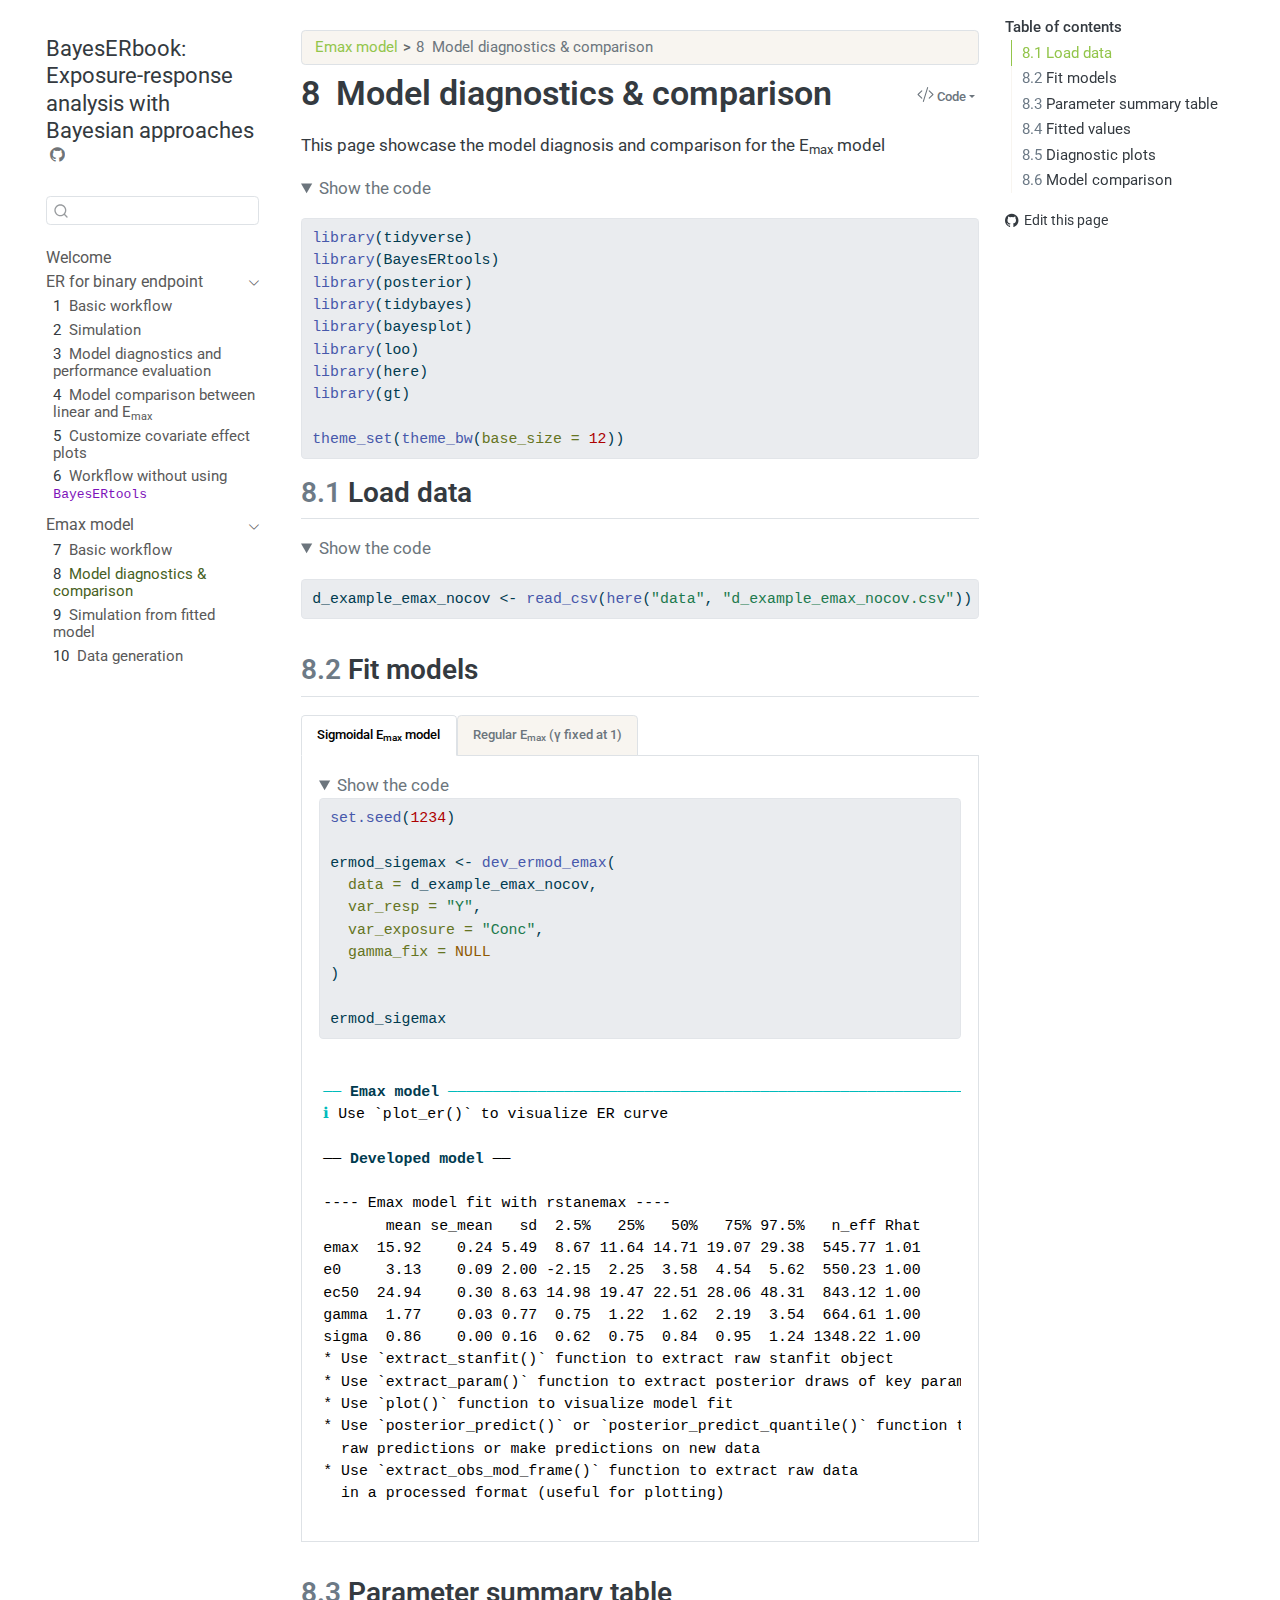
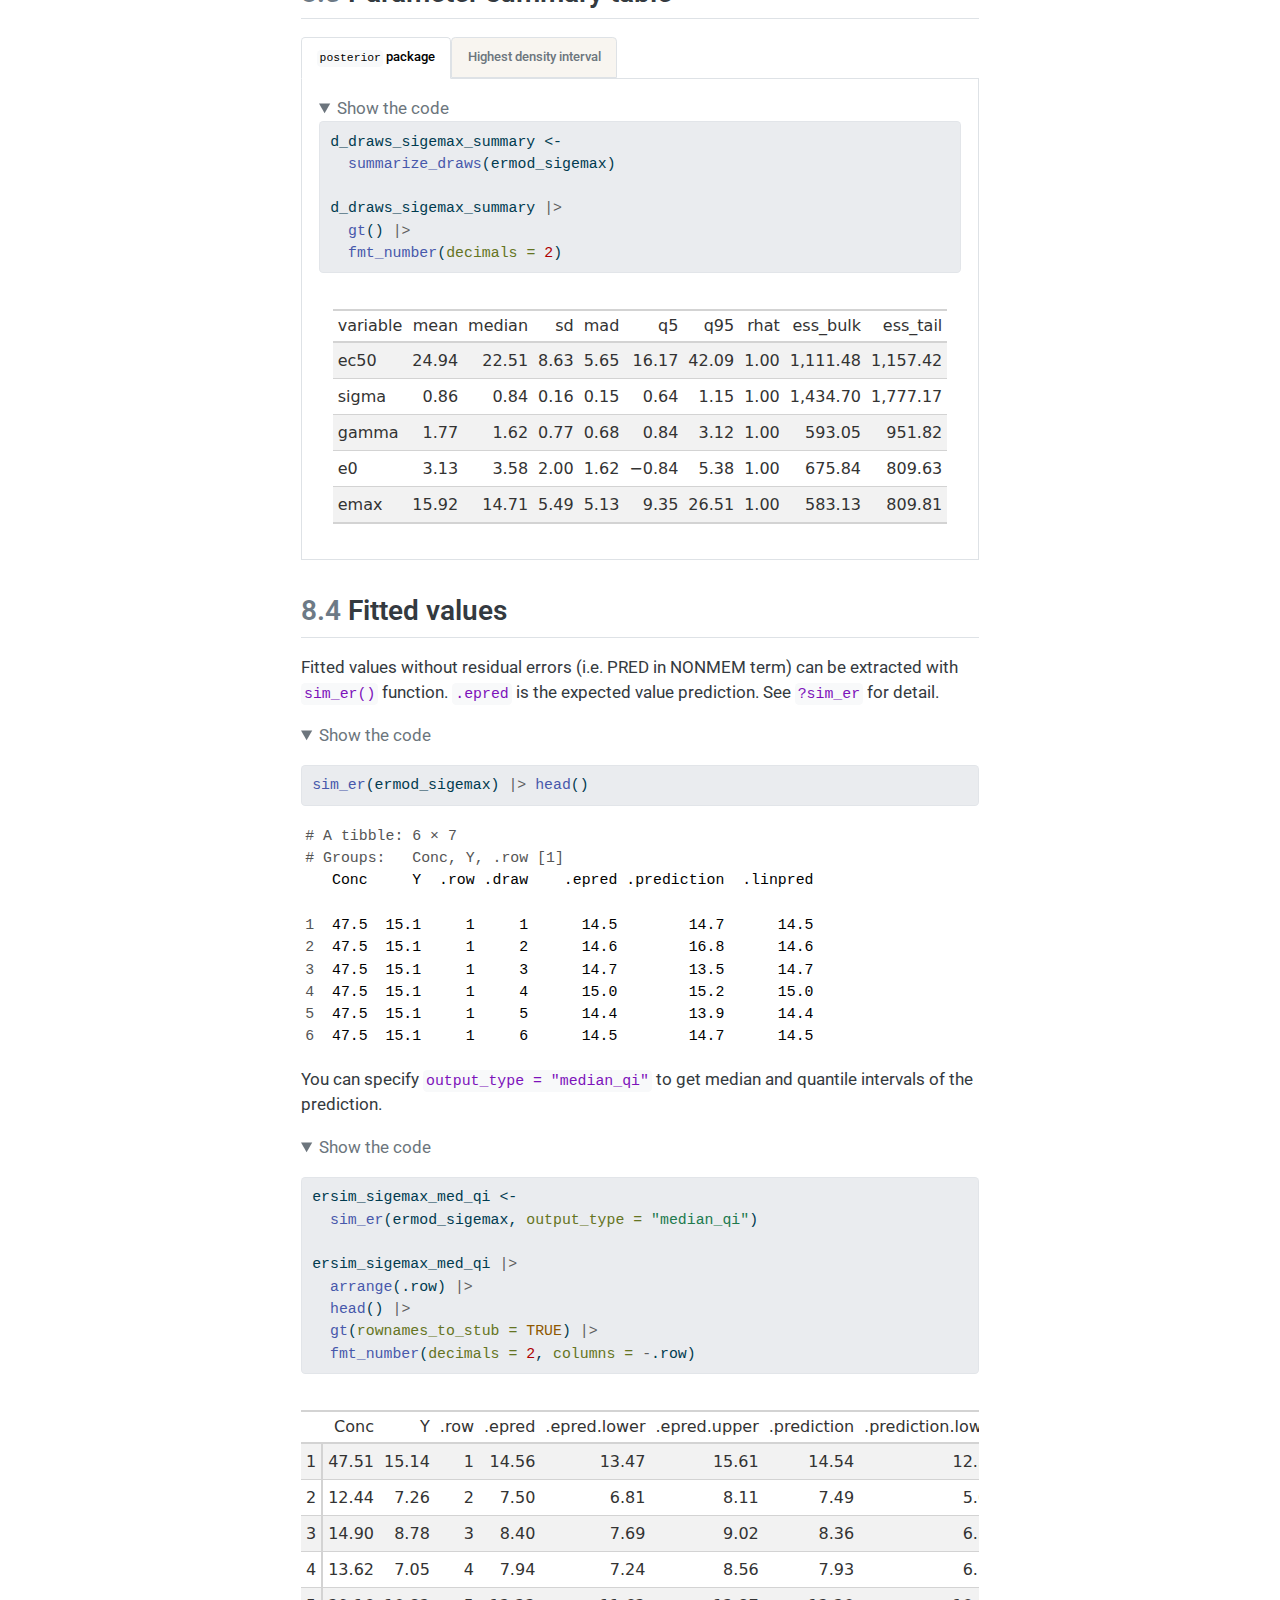
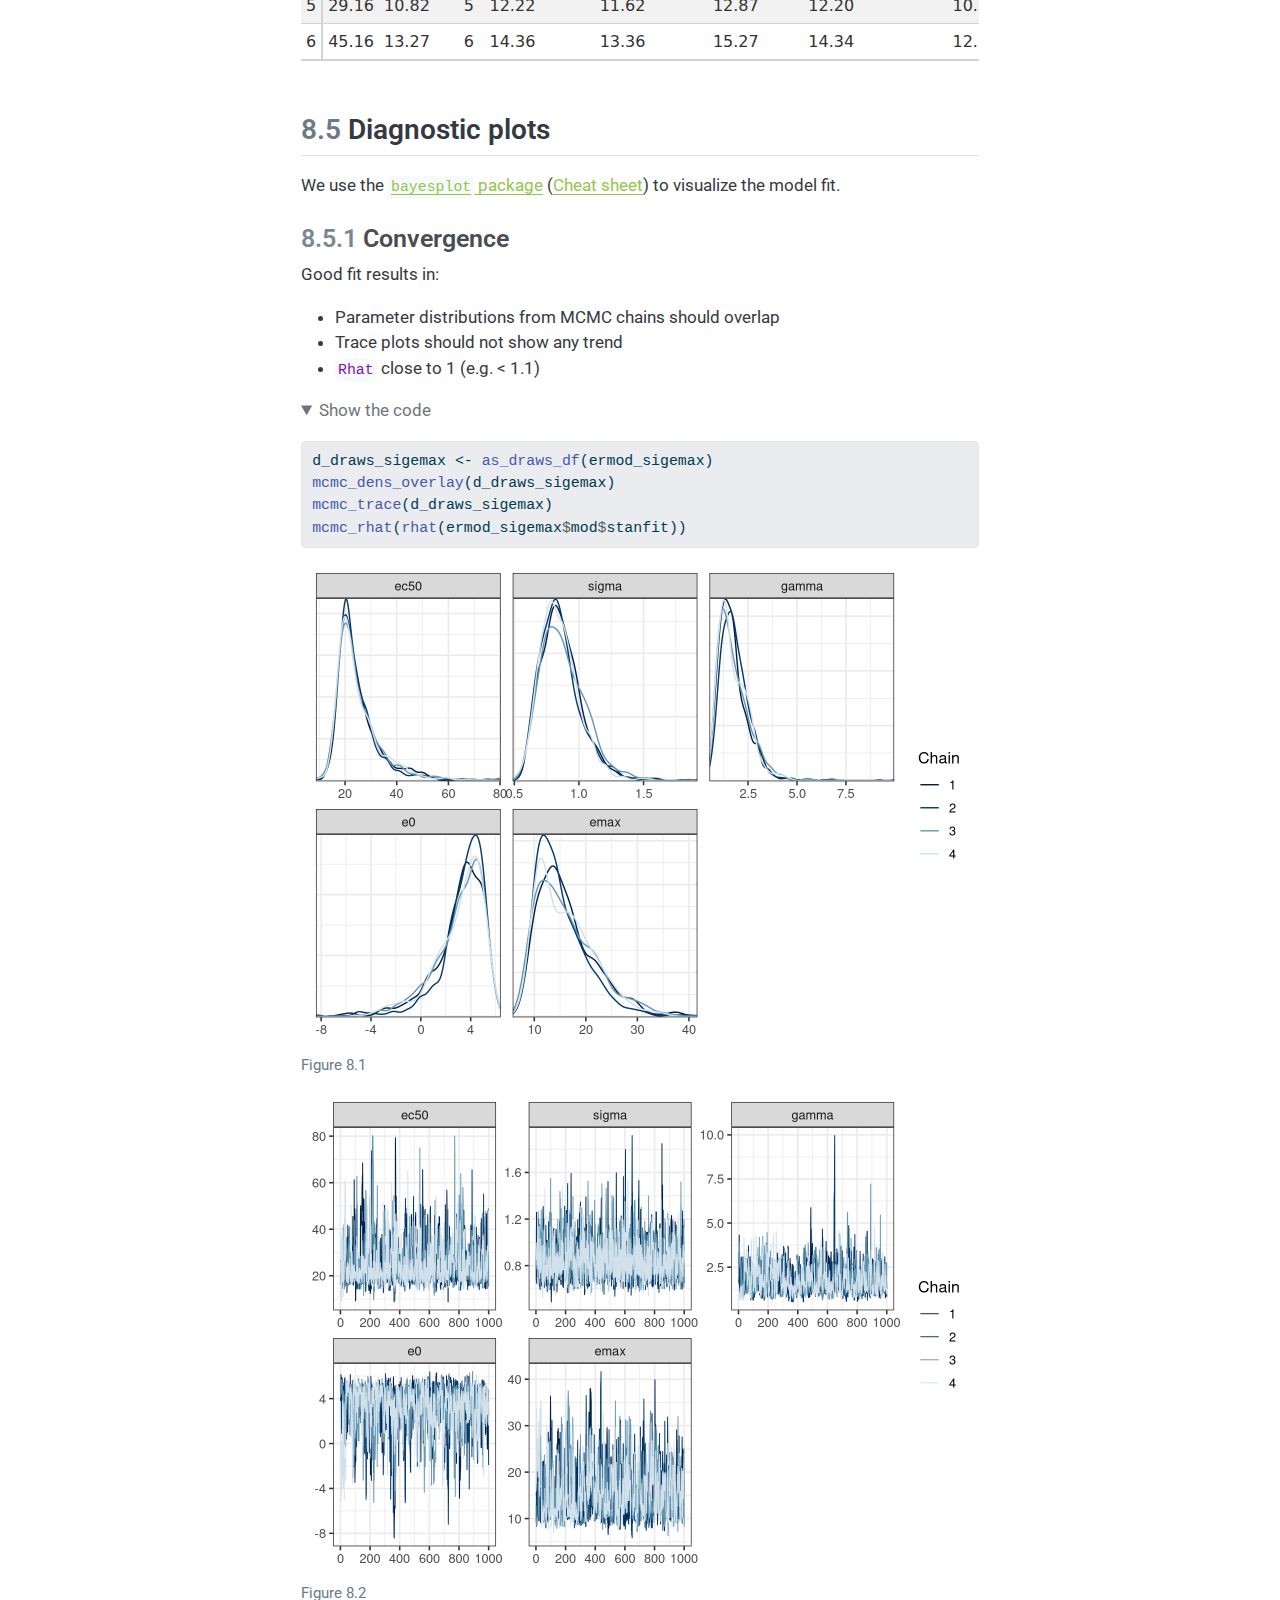
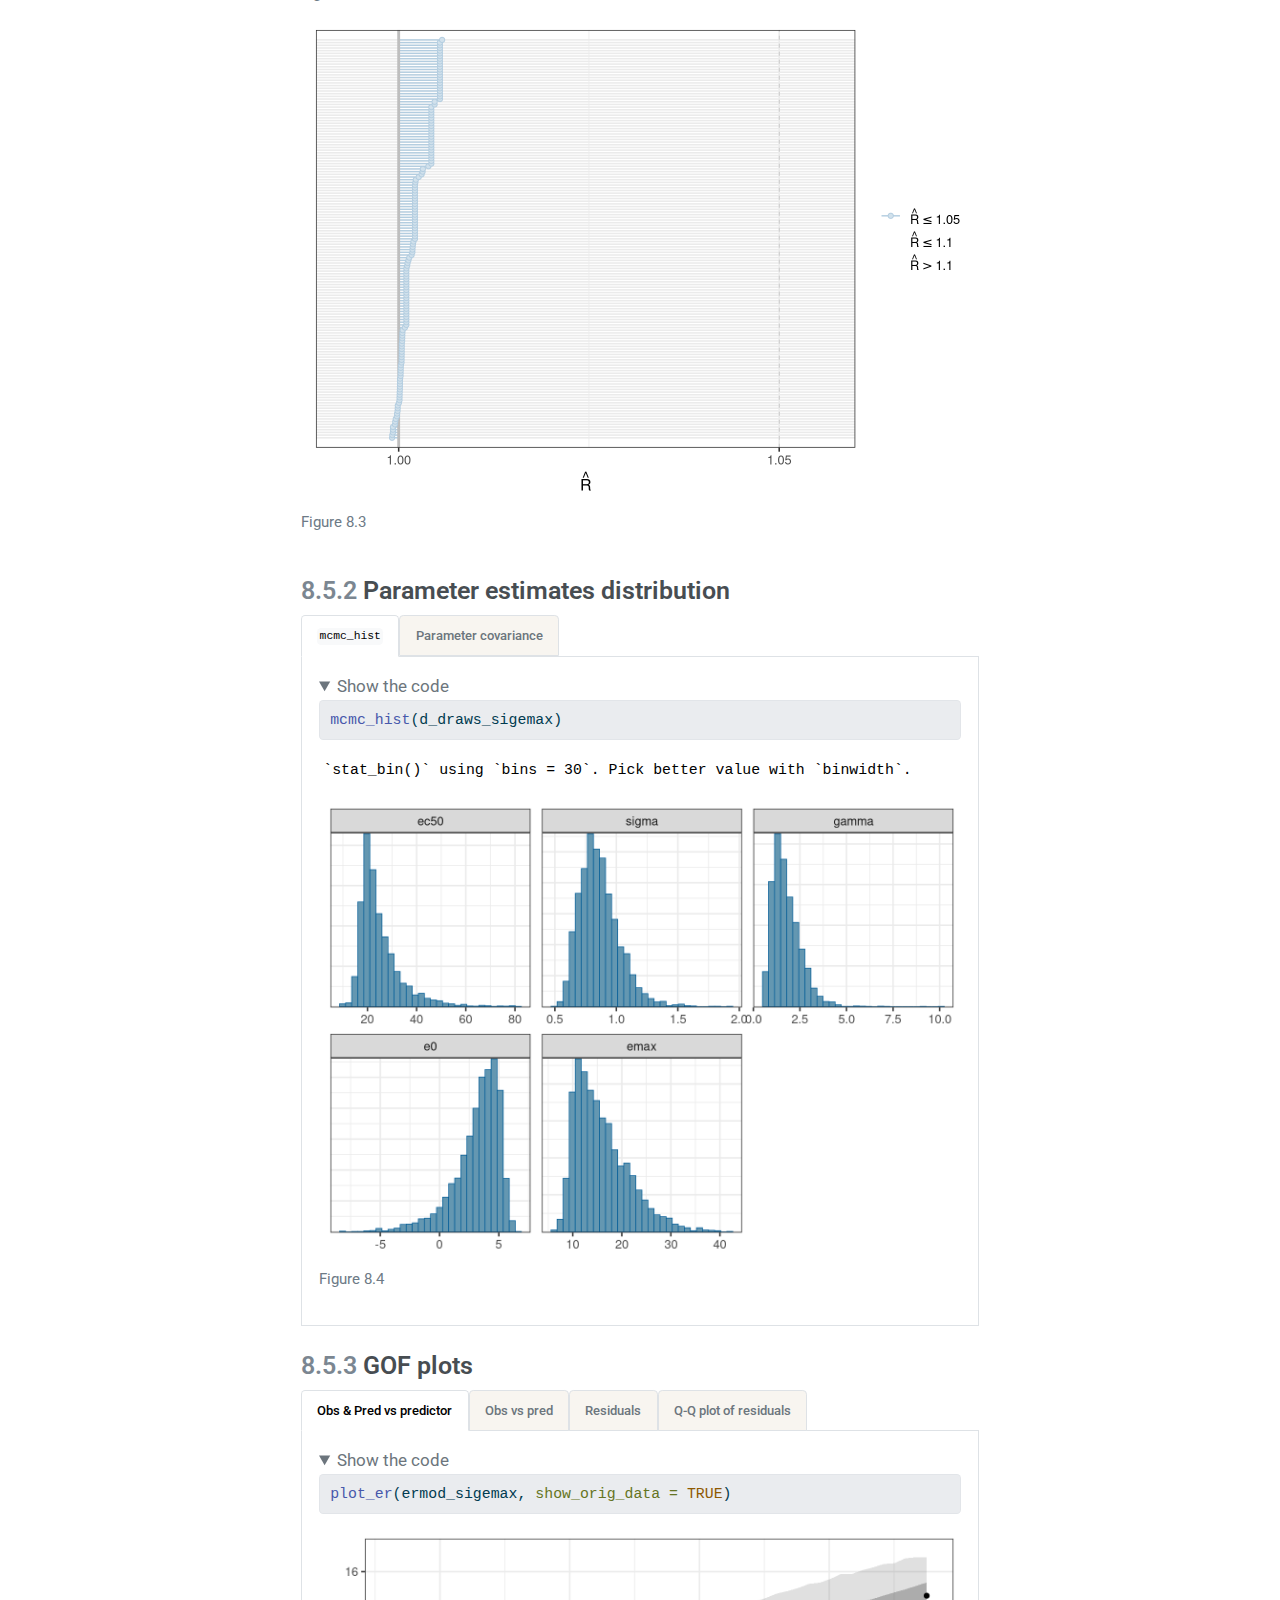
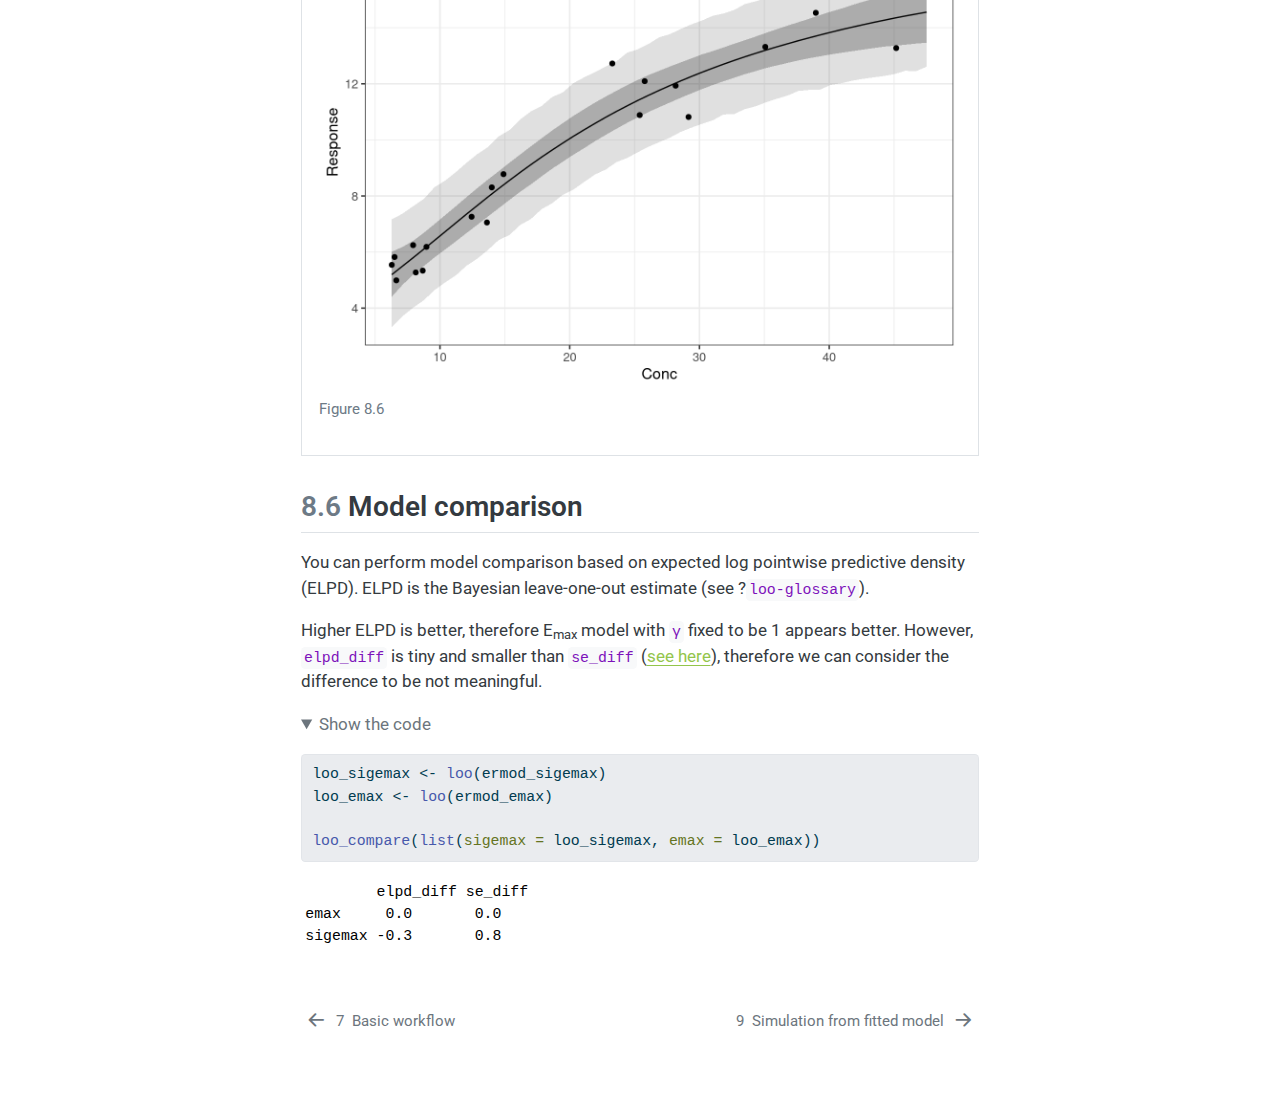
<file: notebook/emax/model_diagnostics.html>
<!DOCTYPE html>
<html xmlns="http://www.w3.org/1999/xhtml" lang="en" xml:lang="en"><head>

<meta charset="utf-8">
<meta name="generator" content="quarto-1.6.40">

<meta name="viewport" content="width=device-width, initial-scale=1.0, user-scalable=yes">


<title>8&nbsp; Model diagnostics &amp; comparison – BayesERbook: Exposure-response analysis with Bayesian approaches</title>
<style>
code{white-space: pre-wrap;}
span.smallcaps{font-variant: small-caps;}
div.columns{display: flex; gap: min(4vw, 1.5em);}
div.column{flex: auto; overflow-x: auto;}
div.hanging-indent{margin-left: 1.5em; text-indent: -1.5em;}
ul.task-list{list-style: none;}
ul.task-list li input[type="checkbox"] {
  width: 0.8em;
  margin: 0 0.8em 0.2em -1em; /* quarto-specific, see https://github.com/quarto-dev/quarto-cli/issues/4556 */ 
  vertical-align: middle;
}
/* CSS for syntax highlighting */
pre > code.sourceCode { white-space: pre; position: relative; }
pre > code.sourceCode > span { line-height: 1.25; }
pre > code.sourceCode > span:empty { height: 1.2em; }
.sourceCode { overflow: visible; }
code.sourceCode > span { color: inherit; text-decoration: inherit; }
div.sourceCode { margin: 1em 0; }
pre.sourceCode { margin: 0; }
@media screen {
div.sourceCode { overflow: auto; }
}
@media print {
pre > code.sourceCode { white-space: pre-wrap; }
pre > code.sourceCode > span { display: inline-block; text-indent: -5em; padding-left: 5em; }
}
pre.numberSource code
  { counter-reset: source-line 0; }
pre.numberSource code > span
  { position: relative; left: -4em; counter-increment: source-line; }
pre.numberSource code > span > a:first-child::before
  { content: counter(source-line);
    position: relative; left: -1em; text-align: right; vertical-align: baseline;
    border: none; display: inline-block;
    -webkit-touch-callout: none; -webkit-user-select: none;
    -khtml-user-select: none; -moz-user-select: none;
    -ms-user-select: none; user-select: none;
    padding: 0 4px; width: 4em;
  }
pre.numberSource { margin-left: 3em;  padding-left: 4px; }
div.sourceCode
  {   }
@media screen {
pre > code.sourceCode > span > a:first-child::before { text-decoration: underline; }
}
</style>


<script src="../../site_libs/quarto-nav/quarto-nav.js"></script>
<script src="../../site_libs/quarto-nav/headroom.min.js"></script>
<script src="../../site_libs/clipboard/clipboard.min.js"></script>
<script src="../../site_libs/quarto-search/autocomplete.umd.js"></script>
<script src="../../site_libs/quarto-search/fuse.min.js"></script>
<script src="../../site_libs/quarto-search/quarto-search.js"></script>
<meta name="quarto:offset" content="../../">
<link href="../../notebook/emax/simulation.html" rel="next">
<link href="../../notebook/emax/basic_workflow.html" rel="prev">
<script src="../../site_libs/quarto-html/quarto.js"></script>
<script src="../../site_libs/quarto-html/popper.min.js"></script>
<script src="../../site_libs/quarto-html/tippy.umd.min.js"></script>
<script src="../../site_libs/quarto-html/anchor.min.js"></script>
<link href="../../site_libs/quarto-html/tippy.css" rel="stylesheet">
<link href="../../site_libs/quarto-html/quarto-syntax-highlighting-549806ee2085284f45b00abea8c6df48.css" rel="stylesheet" id="quarto-text-highlighting-styles">
<script src="../../site_libs/bootstrap/bootstrap.min.js"></script>
<link href="../../site_libs/bootstrap/bootstrap-icons.css" rel="stylesheet">
<link href="../../site_libs/bootstrap/bootstrap-b43e370a082453072daa43e15826c9a6.min.css" rel="stylesheet" append-hash="true" id="quarto-bootstrap" data-mode="light">
<script id="quarto-search-options" type="application/json">{
  "location": "sidebar",
  "copy-button": false,
  "collapse-after": 3,
  "panel-placement": "start",
  "type": "textbox",
  "limit": 50,
  "keyboard-shortcut": [
    "f",
    "/",
    "s"
  ],
  "show-item-context": false,
  "language": {
    "search-no-results-text": "No results",
    "search-matching-documents-text": "matching documents",
    "search-copy-link-title": "Copy link to search",
    "search-hide-matches-text": "Hide additional matches",
    "search-more-match-text": "more match in this document",
    "search-more-matches-text": "more matches in this document",
    "search-clear-button-title": "Clear",
    "search-text-placeholder": "",
    "search-detached-cancel-button-title": "Cancel",
    "search-submit-button-title": "Submit",
    "search-label": "Search"
  }
}</script>


</head>

<body class="nav-sidebar floating">

<div id="quarto-search-results"></div>
  <header id="quarto-header" class="headroom fixed-top">
  <nav class="quarto-secondary-nav">
    <div class="container-fluid d-flex">
      <button type="button" class="quarto-btn-toggle btn" data-bs-toggle="collapse" role="button" data-bs-target=".quarto-sidebar-collapse-item" aria-controls="quarto-sidebar" aria-expanded="false" aria-label="Toggle sidebar navigation" onclick="if (window.quartoToggleHeadroom) { window.quartoToggleHeadroom(); }">
        <i class="bi bi-layout-text-sidebar-reverse"></i>
      </button>
        <nav class="quarto-page-breadcrumbs" aria-label="breadcrumb"><ol class="breadcrumb"><li class="breadcrumb-item"><a href="../../notebook/emax/basic_workflow.html">Emax model</a></li><li class="breadcrumb-item"><a href="../../notebook/emax/model_diagnostics.html"><span class="chapter-number">8</span>&nbsp; <span class="chapter-title">Model diagnostics &amp; comparison</span></a></li></ol></nav>
        <a class="flex-grow-1" role="navigation" data-bs-toggle="collapse" data-bs-target=".quarto-sidebar-collapse-item" aria-controls="quarto-sidebar" aria-expanded="false" aria-label="Toggle sidebar navigation" onclick="if (window.quartoToggleHeadroom) { window.quartoToggleHeadroom(); }">      
        </a>
      <button type="button" class="btn quarto-search-button" aria-label="Search" onclick="window.quartoOpenSearch();">
        <i class="bi bi-search"></i>
      </button>
    </div>
  </nav>
</header>
<!-- content -->
<div id="quarto-content" class="quarto-container page-columns page-rows-contents page-layout-article">
<!-- sidebar -->
  <nav id="quarto-sidebar" class="sidebar collapse collapse-horizontal quarto-sidebar-collapse-item sidebar-navigation floating overflow-auto">
    <div class="pt-lg-2 mt-2 text-left sidebar-header">
    <div class="sidebar-title mb-0 py-0">
      <a href="../../">BayesERbook: Exposure-response analysis with Bayesian approaches</a> 
        <div class="sidebar-tools-main">
    <a href="https://github.com/genentech/BayesERbook/" title="Source Code" class="quarto-navigation-tool px-1" aria-label="Source Code"><i class="bi bi-github"></i></a>
</div>
    </div>
      </div>
        <div class="mt-2 flex-shrink-0 align-items-center">
        <div class="sidebar-search">
        <div id="quarto-search" class="" title="Search"></div>
        </div>
        </div>
    <div class="sidebar-menu-container"> 
    <ul class="list-unstyled mt-1">
        <li class="sidebar-item">
  <div class="sidebar-item-container"> 
  <a href="../../index.html" class="sidebar-item-text sidebar-link">
 <span class="menu-text">Welcome</span></a>
  </div>
</li>
        <li class="sidebar-item sidebar-item-section">
      <div class="sidebar-item-container"> 
            <a class="sidebar-item-text sidebar-link text-start" data-bs-toggle="collapse" data-bs-target="#quarto-sidebar-section-1" role="navigation" aria-expanded="true">
 <span class="menu-text">ER for binary endpoint</span></a>
          <a class="sidebar-item-toggle text-start" data-bs-toggle="collapse" data-bs-target="#quarto-sidebar-section-1" role="navigation" aria-expanded="true" aria-label="Toggle section">
            <i class="bi bi-chevron-right ms-2"></i>
          </a> 
      </div>
      <ul id="quarto-sidebar-section-1" class="collapse list-unstyled sidebar-section depth1 show">  
          <li class="sidebar-item">
  <div class="sidebar-item-container"> 
  <a href="../../notebook/binary/basic_workflow.html" class="sidebar-item-text sidebar-link">
 <span class="menu-text"><span class="chapter-number">1</span>&nbsp; <span class="chapter-title">Basic workflow</span></span></a>
  </div>
</li>
          <li class="sidebar-item">
  <div class="sidebar-item-container"> 
  <a href="../../notebook/binary/simulation.html" class="sidebar-item-text sidebar-link">
 <span class="menu-text"><span class="chapter-number">2</span>&nbsp; <span class="chapter-title">Simulation</span></span></a>
  </div>
</li>
          <li class="sidebar-item">
  <div class="sidebar-item-container"> 
  <a href="../../notebook/binary/model_diagnostics.html" class="sidebar-item-text sidebar-link">
 <span class="menu-text"><span class="chapter-number">3</span>&nbsp; <span class="chapter-title">Model diagnostics and performance evaluation</span></span></a>
  </div>
</li>
          <li class="sidebar-item">
  <div class="sidebar-item-container"> 
  <a href="../../notebook/binary/mod_structure_comparison.html" class="sidebar-item-text sidebar-link">
 <span class="menu-text"><span class="chapter-number">4</span>&nbsp; <span class="chapter-title">Model comparison between linear and E<sub>max</sub></span></span></a>
  </div>
</li>
          <li class="sidebar-item">
  <div class="sidebar-item-container"> 
  <a href="../../notebook/binary/coveff_customize.html" class="sidebar-item-text sidebar-link">
 <span class="menu-text"><span class="chapter-number">5</span>&nbsp; <span class="chapter-title">Customize covariate effect plots</span></span></a>
  </div>
</li>
          <li class="sidebar-item">
  <div class="sidebar-item-container"> 
  <a href="../../notebook/binary/workflow_wo_package.html" class="sidebar-item-text sidebar-link">
 <span class="menu-text"><span class="chapter-number">6</span>&nbsp; <span class="chapter-title">Workflow without using <code>BayesERtools</code></span></span></a>
  </div>
</li>
      </ul>
  </li>
        <li class="sidebar-item sidebar-item-section">
      <div class="sidebar-item-container"> 
            <a class="sidebar-item-text sidebar-link text-start" data-bs-toggle="collapse" data-bs-target="#quarto-sidebar-section-2" role="navigation" aria-expanded="true">
 <span class="menu-text">Emax model</span></a>
          <a class="sidebar-item-toggle text-start" data-bs-toggle="collapse" data-bs-target="#quarto-sidebar-section-2" role="navigation" aria-expanded="true" aria-label="Toggle section">
            <i class="bi bi-chevron-right ms-2"></i>
          </a> 
      </div>
      <ul id="quarto-sidebar-section-2" class="collapse list-unstyled sidebar-section depth1 show">  
          <li class="sidebar-item">
  <div class="sidebar-item-container"> 
  <a href="../../notebook/emax/basic_workflow.html" class="sidebar-item-text sidebar-link">
 <span class="menu-text"><span class="chapter-number">7</span>&nbsp; <span class="chapter-title">Basic workflow</span></span></a>
  </div>
</li>
          <li class="sidebar-item">
  <div class="sidebar-item-container"> 
  <a href="../../notebook/emax/model_diagnostics.html" class="sidebar-item-text sidebar-link active">
 <span class="menu-text"><span class="chapter-number">8</span>&nbsp; <span class="chapter-title">Model diagnostics &amp; comparison</span></span></a>
  </div>
</li>
          <li class="sidebar-item">
  <div class="sidebar-item-container"> 
  <a href="../../notebook/emax/simulation.html" class="sidebar-item-text sidebar-link">
 <span class="menu-text"><span class="chapter-number">9</span>&nbsp; <span class="chapter-title">Simulation from fitted model</span></span></a>
  </div>
</li>
          <li class="sidebar-item">
  <div class="sidebar-item-container"> 
  <a href="../../notebook/emax/data_generation.html" class="sidebar-item-text sidebar-link">
 <span class="menu-text"><span class="chapter-number">10</span>&nbsp; <span class="chapter-title">Data generation</span></span></a>
  </div>
</li>
      </ul>
  </li>
    </ul>
    </div>
</nav>
<div id="quarto-sidebar-glass" class="quarto-sidebar-collapse-item" data-bs-toggle="collapse" data-bs-target=".quarto-sidebar-collapse-item"></div>
<!-- margin-sidebar -->
    <div id="quarto-margin-sidebar" class="sidebar margin-sidebar">
        <nav id="TOC" role="doc-toc" class="toc-active">
    <h2 id="toc-title">Table of contents</h2>
   
  <ul>
  <li><a href="#load-data" id="toc-load-data" class="nav-link active" data-scroll-target="#load-data"><span class="header-section-number">8.1</span> Load data</a></li>
  <li><a href="#fit-models" id="toc-fit-models" class="nav-link" data-scroll-target="#fit-models"><span class="header-section-number">8.2</span> Fit models</a></li>
  <li><a href="#parameter-summary-table" id="toc-parameter-summary-table" class="nav-link" data-scroll-target="#parameter-summary-table"><span class="header-section-number">8.3</span> Parameter summary table</a></li>
  <li><a href="#fitted-values" id="toc-fitted-values" class="nav-link" data-scroll-target="#fitted-values"><span class="header-section-number">8.4</span> Fitted values</a></li>
  <li><a href="#diagnostic-plots" id="toc-diagnostic-plots" class="nav-link" data-scroll-target="#diagnostic-plots"><span class="header-section-number">8.5</span> Diagnostic plots</a>
  <ul class="collapse">
  <li><a href="#convergence" id="toc-convergence" class="nav-link" data-scroll-target="#convergence"><span class="header-section-number">8.5.1</span> Convergence</a></li>
  <li><a href="#parameter-estimates-distribution" id="toc-parameter-estimates-distribution" class="nav-link" data-scroll-target="#parameter-estimates-distribution"><span class="header-section-number">8.5.2</span> Parameter estimates distribution</a></li>
  <li><a href="#gof-plots" id="toc-gof-plots" class="nav-link" data-scroll-target="#gof-plots"><span class="header-section-number">8.5.3</span> GOF plots</a></li>
  </ul></li>
  <li><a href="#model-comparison" id="toc-model-comparison" class="nav-link" data-scroll-target="#model-comparison"><span class="header-section-number">8.6</span> Model comparison</a></li>
  </ul>
<div class="toc-actions"><ul><li><a href="https://github.com/genentech/BayesERbook/edit/main/notebook/emax/model_diagnostics.qmd" class="toc-action"><i class="bi bi-github"></i>Edit this page</a></li></ul></div></nav>
    </div>
<!-- main -->
<main class="content" id="quarto-document-content">

<header id="title-block-header" class="quarto-title-block default"><nav class="quarto-page-breadcrumbs quarto-title-breadcrumbs d-none d-lg-block" aria-label="breadcrumb"><ol class="breadcrumb"><li class="breadcrumb-item"><a href="../../notebook/emax/basic_workflow.html">Emax model</a></li><li class="breadcrumb-item"><a href="../../notebook/emax/model_diagnostics.html"><span class="chapter-number">8</span>&nbsp; <span class="chapter-title">Model diagnostics &amp; comparison</span></a></li></ol></nav>
<div class="quarto-title">
<div class="quarto-title-block"><div><h1 class="title"><span class="chapter-number">8</span>&nbsp; <span class="chapter-title">Model diagnostics &amp; comparison</span></h1><button type="button" class="btn code-tools-button dropdown-toggle" id="quarto-code-tools-menu" data-bs-toggle="dropdown" aria-expanded="false"><i class="bi"></i> Code</button><ul class="dropdown-menu dropdown-menu-end" aria-labelelledby="quarto-code-tools-menu"><li><a id="quarto-show-all-code" class="dropdown-item" href="javascript:void(0)" role="button">Show All Code</a></li><li><a id="quarto-hide-all-code" class="dropdown-item" href="javascript:void(0)" role="button">Hide All Code</a></li><li><hr class="dropdown-divider"></li><li><a id="quarto-view-source" class="dropdown-item" href="javascript:void(0)" role="button">View Source</a></li></ul></div></div>
</div>



<div class="quarto-title-meta">

    
  
    
  </div>
  


</header>


<p>This page showcase the model diagnosis and comparison for the E<sub>max</sub> model</p>
<div class="cell">
<details open="" class="code-fold">
<summary>Show the code</summary>
<div class="sourceCode cell-code" id="cb1"><pre class="sourceCode r code-with-copy"><code class="sourceCode r"><span id="cb1-1"><a href="#cb1-1" aria-hidden="true" tabindex="-1"></a><span class="fu">library</span>(tidyverse)</span>
<span id="cb1-2"><a href="#cb1-2" aria-hidden="true" tabindex="-1"></a><span class="fu">library</span>(BayesERtools)</span>
<span id="cb1-3"><a href="#cb1-3" aria-hidden="true" tabindex="-1"></a><span class="fu">library</span>(posterior)</span>
<span id="cb1-4"><a href="#cb1-4" aria-hidden="true" tabindex="-1"></a><span class="fu">library</span>(tidybayes)</span>
<span id="cb1-5"><a href="#cb1-5" aria-hidden="true" tabindex="-1"></a><span class="fu">library</span>(bayesplot)</span>
<span id="cb1-6"><a href="#cb1-6" aria-hidden="true" tabindex="-1"></a><span class="fu">library</span>(loo)</span>
<span id="cb1-7"><a href="#cb1-7" aria-hidden="true" tabindex="-1"></a><span class="fu">library</span>(here)</span>
<span id="cb1-8"><a href="#cb1-8" aria-hidden="true" tabindex="-1"></a><span class="fu">library</span>(gt)</span>
<span id="cb1-9"><a href="#cb1-9" aria-hidden="true" tabindex="-1"></a></span>
<span id="cb1-10"><a href="#cb1-10" aria-hidden="true" tabindex="-1"></a><span class="fu">theme_set</span>(<span class="fu">theme_bw</span>(<span class="at">base_size =</span> <span class="dv">12</span>))</span></code><button title="Copy to Clipboard" class="code-copy-button"><i class="bi"></i></button></pre></div>
</details>
</div>
<section id="load-data" class="level2" data-number="8.1">
<h2 data-number="8.1" class="anchored" data-anchor-id="load-data"><span class="header-section-number">8.1</span> Load data</h2>
<div class="cell">
<details open="" class="code-fold">
<summary>Show the code</summary>
<div class="sourceCode cell-code" id="cb2"><pre class="sourceCode r code-with-copy"><code class="sourceCode r"><span id="cb2-1"><a href="#cb2-1" aria-hidden="true" tabindex="-1"></a>d_example_emax_nocov <span class="ot">&lt;-</span> <span class="fu">read_csv</span>(<span class="fu">here</span>(<span class="st">"data"</span>, <span class="st">"d_example_emax_nocov.csv"</span>))</span></code><button title="Copy to Clipboard" class="code-copy-button"><i class="bi"></i></button></pre></div>
</details>
</div>
</section>
<section id="fit-models" class="level2" data-number="8.2">
<h2 data-number="8.2" class="anchored" data-anchor-id="fit-models"><span class="header-section-number">8.2</span> Fit models</h2>
<div class="tabset-margin-container"></div><div class="panel-tabset">
<ul class="nav nav-tabs" role="tablist"><li class="nav-item" role="presentation"><a class="nav-link active" id="tabset-1-1-tab" data-bs-toggle="tab" data-bs-target="#tabset-1-1" role="tab" aria-controls="tabset-1-1" aria-selected="true" aria-current="page">Sigmoidal E<sub>max</sub> model</a></li><li class="nav-item" role="presentation"><a class="nav-link" id="tabset-1-2-tab" data-bs-toggle="tab" data-bs-target="#tabset-1-2" role="tab" aria-controls="tabset-1-2" aria-selected="false">Regular E<sub>max</sub> (γ fixed at 1)</a></li></ul>
<div class="tab-content">
<div id="tabset-1-1" class="tab-pane active" role="tabpanel" aria-labelledby="tabset-1-1-tab">
<div class="cell">
<details open="" class="code-fold">
<summary>Show the code</summary>
<div class="sourceCode cell-code" id="cb3"><pre class="sourceCode r code-with-copy"><code class="sourceCode r"><span id="cb3-1"><a href="#cb3-1" aria-hidden="true" tabindex="-1"></a><span class="fu">set.seed</span>(<span class="dv">1234</span>)</span>
<span id="cb3-2"><a href="#cb3-2" aria-hidden="true" tabindex="-1"></a></span>
<span id="cb3-3"><a href="#cb3-3" aria-hidden="true" tabindex="-1"></a>ermod_sigemax <span class="ot">&lt;-</span> <span class="fu">dev_ermod_emax</span>(</span>
<span id="cb3-4"><a href="#cb3-4" aria-hidden="true" tabindex="-1"></a>  <span class="at">data =</span> d_example_emax_nocov,</span>
<span id="cb3-5"><a href="#cb3-5" aria-hidden="true" tabindex="-1"></a>  <span class="at">var_resp =</span> <span class="st">"Y"</span>,</span>
<span id="cb3-6"><a href="#cb3-6" aria-hidden="true" tabindex="-1"></a>  <span class="at">var_exposure =</span> <span class="st">"Conc"</span>,</span>
<span id="cb3-7"><a href="#cb3-7" aria-hidden="true" tabindex="-1"></a>  <span class="at">gamma_fix =</span> <span class="cn">NULL</span></span>
<span id="cb3-8"><a href="#cb3-8" aria-hidden="true" tabindex="-1"></a>)</span>
<span id="cb3-9"><a href="#cb3-9" aria-hidden="true" tabindex="-1"></a></span>
<span id="cb3-10"><a href="#cb3-10" aria-hidden="true" tabindex="-1"></a>ermod_sigemax</span></code><button title="Copy to Clipboard" class="code-copy-button"><i class="bi"></i></button></pre></div>
</details>
<pre class="r-output"><code>
<span style="color: #00BBBB;">──</span> <span style="font-weight: bold;">Emax model</span> <span style="color: #00BBBB;">──────────────────────────────────────────────────────────────────</span>
<span style="color: #00BBBB;">ℹ</span> Use `plot_er()` to visualize ER curve

── <span style="font-weight: bold;">Developed model</span> ──

---- Emax model fit with rstanemax ----
       mean se_mean   sd  2.5%   25%   50%   75% 97.5%   n_eff Rhat
emax  15.92    0.24 5.49  8.67 11.64 14.71 19.07 29.38  545.77 1.01
e0     3.13    0.09 2.00 -2.15  2.25  3.58  4.54  5.62  550.23 1.00
ec50  24.94    0.30 8.63 14.98 19.47 22.51 28.06 48.31  843.12 1.00
gamma  1.77    0.03 0.77  0.75  1.22  1.62  2.19  3.54  664.61 1.00
sigma  0.86    0.00 0.16  0.62  0.75  0.84  0.95  1.24 1348.22 1.00
* Use `extract_stanfit()` function to extract raw stanfit object
* Use `extract_param()` function to extract posterior draws of key parameters
* Use `plot()` function to visualize model fit
* Use `posterior_predict()` or `posterior_predict_quantile()` function to get
  raw predictions or make predictions on new data
* Use `extract_obs_mod_frame()` function to extract raw data 
  in a processed format (useful for plotting)
</code></pre>
</div>
</div>
<div id="tabset-1-2" class="tab-pane" role="tabpanel" aria-labelledby="tabset-1-2-tab">
<p>Another model without sigmoidal component; will be used when we do model comparison.</p>
<div class="cell">
<details open="" class="code-fold">
<summary>Show the code</summary>
<div class="sourceCode cell-code" id="cb4"><pre class="sourceCode r code-with-copy"><code class="sourceCode r"><span id="cb4-1"><a href="#cb4-1" aria-hidden="true" tabindex="-1"></a><span class="fu">set.seed</span>(<span class="dv">1234</span>)</span>
<span id="cb4-2"><a href="#cb4-2" aria-hidden="true" tabindex="-1"></a></span>
<span id="cb4-3"><a href="#cb4-3" aria-hidden="true" tabindex="-1"></a>ermod_emax <span class="ot">&lt;-</span> <span class="fu">dev_ermod_emax</span>(</span>
<span id="cb4-4"><a href="#cb4-4" aria-hidden="true" tabindex="-1"></a>  <span class="at">data =</span> d_example_emax_nocov,</span>
<span id="cb4-5"><a href="#cb4-5" aria-hidden="true" tabindex="-1"></a>  <span class="at">var_resp =</span> <span class="st">"Y"</span>,</span>
<span id="cb4-6"><a href="#cb4-6" aria-hidden="true" tabindex="-1"></a>  <span class="at">var_exposure =</span> <span class="st">"Conc"</span>,</span>
<span id="cb4-7"><a href="#cb4-7" aria-hidden="true" tabindex="-1"></a>  <span class="at">gamma_fix =</span> <span class="dv">1</span></span>
<span id="cb4-8"><a href="#cb4-8" aria-hidden="true" tabindex="-1"></a>)</span>
<span id="cb4-9"><a href="#cb4-9" aria-hidden="true" tabindex="-1"></a></span>
<span id="cb4-10"><a href="#cb4-10" aria-hidden="true" tabindex="-1"></a>ermod_emax</span></code><button title="Copy to Clipboard" class="code-copy-button"><i class="bi"></i></button></pre></div>
</details>
<pre class="r-output"><code>
<span style="color: #00BBBB;">──</span> <span style="font-weight: bold;">Emax model</span> <span style="color: #00BBBB;">──────────────────────────────────────────────────────────────────</span>
<span style="color: #00BBBB;">ℹ</span> Use `plot_er()` to visualize ER curve

── <span style="font-weight: bold;">Developed model</span> ──

---- Emax model fit with rstanemax ----
       mean se_mean    sd  2.5%   25%   50%   75% 97.5%   n_eff Rhat
emax  22.52    0.08  2.46 18.73 20.84 22.17 23.81 28.09  976.89 1.00
e0     0.98    0.04  1.36 -2.23  0.32  1.18  1.91  2.98  912.27 1.00
ec50  31.28    0.39 11.65 13.08 22.74 29.70 38.10 57.39  875.72 1.00
gamma  1.00     NaN  0.00  1.00  1.00  1.00  1.00  1.00     NaN  NaN
sigma  0.89    0.00  0.17  0.63  0.77  0.86  0.98  1.28 1216.16 1.01
* Use `extract_stanfit()` function to extract raw stanfit object
* Use `extract_param()` function to extract posterior draws of key parameters
* Use `plot()` function to visualize model fit
* Use `posterior_predict()` or `posterior_predict_quantile()` function to get
  raw predictions or make predictions on new data
* Use `extract_obs_mod_frame()` function to extract raw data 
  in a processed format (useful for plotting)
</code></pre>
</div>
</div>
</div>
</div>
</section>
<section id="parameter-summary-table" class="level2" data-number="8.3">
<h2 data-number="8.3" class="anchored" data-anchor-id="parameter-summary-table"><span class="header-section-number">8.3</span> Parameter summary table</h2>
<div class="tabset-margin-container"></div><div class="panel-tabset">
<ul class="nav nav-tabs" role="tablist"><li class="nav-item" role="presentation"><a class="nav-link active" id="tabset-2-1-tab" data-bs-toggle="tab" data-bs-target="#tabset-2-1" role="tab" aria-controls="tabset-2-1" aria-selected="true"><code>posterior</code> package</a></li><li class="nav-item" role="presentation"><a class="nav-link" id="tabset-2-2-tab" data-bs-toggle="tab" data-bs-target="#tabset-2-2" role="tab" aria-controls="tabset-2-2" aria-selected="false">Highest density interval</a></li></ul>
<div class="tab-content">
<div id="tabset-2-1" class="tab-pane active" role="tabpanel" aria-labelledby="tabset-2-1-tab">
<div class="cell">
<details open="" class="code-fold">
<summary>Show the code</summary>
<div class="sourceCode cell-code" id="cb5"><pre class="sourceCode r code-with-copy"><code class="sourceCode r"><span id="cb5-1"><a href="#cb5-1" aria-hidden="true" tabindex="-1"></a>d_draws_sigemax_summary <span class="ot">&lt;-</span></span>
<span id="cb5-2"><a href="#cb5-2" aria-hidden="true" tabindex="-1"></a>  <span class="fu">summarize_draws</span>(ermod_sigemax)</span>
<span id="cb5-3"><a href="#cb5-3" aria-hidden="true" tabindex="-1"></a></span>
<span id="cb5-4"><a href="#cb5-4" aria-hidden="true" tabindex="-1"></a>d_draws_sigemax_summary <span class="sc">|&gt;</span></span>
<span id="cb5-5"><a href="#cb5-5" aria-hidden="true" tabindex="-1"></a>  <span class="fu">gt</span>() <span class="sc">|&gt;</span></span>
<span id="cb5-6"><a href="#cb5-6" aria-hidden="true" tabindex="-1"></a>  <span class="fu">fmt_number</span>(<span class="at">decimals =</span> <span class="dv">2</span>)</span></code><button title="Copy to Clipboard" class="code-copy-button"><i class="bi"></i></button></pre></div>
</details>
<div class="cell-output-display">
<div id="mqnnknajtw" style="padding-left:0px;padding-right:0px;padding-top:10px;padding-bottom:10px;overflow-x:auto;overflow-y:auto;width:auto;height:auto;">
<style>#mqnnknajtw table {
  font-family: system-ui, 'Segoe UI', Roboto, Helvetica, Arial, sans-serif, 'Apple Color Emoji', 'Segoe UI Emoji', 'Segoe UI Symbol', 'Noto Color Emoji';
  -webkit-font-smoothing: antialiased;
  -moz-osx-font-smoothing: grayscale;
}

#mqnnknajtw thead, #mqnnknajtw tbody, #mqnnknajtw tfoot, #mqnnknajtw tr, #mqnnknajtw td, #mqnnknajtw th {
  border-style: none;
}

#mqnnknajtw p {
  margin: 0;
  padding: 0;
}

#mqnnknajtw .gt_table {
  display: table;
  border-collapse: collapse;
  line-height: normal;
  margin-left: auto;
  margin-right: auto;
  color: #333333;
  font-size: 16px;
  font-weight: normal;
  font-style: normal;
  background-color: #FFFFFF;
  width: auto;
  border-top-style: solid;
  border-top-width: 2px;
  border-top-color: #A8A8A8;
  border-right-style: none;
  border-right-width: 2px;
  border-right-color: #D3D3D3;
  border-bottom-style: solid;
  border-bottom-width: 2px;
  border-bottom-color: #A8A8A8;
  border-left-style: none;
  border-left-width: 2px;
  border-left-color: #D3D3D3;
}

#mqnnknajtw .gt_caption {
  padding-top: 4px;
  padding-bottom: 4px;
}

#mqnnknajtw .gt_title {
  color: #333333;
  font-size: 125%;
  font-weight: initial;
  padding-top: 4px;
  padding-bottom: 4px;
  padding-left: 5px;
  padding-right: 5px;
  border-bottom-color: #FFFFFF;
  border-bottom-width: 0;
}

#mqnnknajtw .gt_subtitle {
  color: #333333;
  font-size: 85%;
  font-weight: initial;
  padding-top: 3px;
  padding-bottom: 5px;
  padding-left: 5px;
  padding-right: 5px;
  border-top-color: #FFFFFF;
  border-top-width: 0;
}

#mqnnknajtw .gt_heading {
  background-color: #FFFFFF;
  text-align: center;
  border-bottom-color: #FFFFFF;
  border-left-style: none;
  border-left-width: 1px;
  border-left-color: #D3D3D3;
  border-right-style: none;
  border-right-width: 1px;
  border-right-color: #D3D3D3;
}

#mqnnknajtw .gt_bottom_border {
  border-bottom-style: solid;
  border-bottom-width: 2px;
  border-bottom-color: #D3D3D3;
}

#mqnnknajtw .gt_col_headings {
  border-top-style: solid;
  border-top-width: 2px;
  border-top-color: #D3D3D3;
  border-bottom-style: solid;
  border-bottom-width: 2px;
  border-bottom-color: #D3D3D3;
  border-left-style: none;
  border-left-width: 1px;
  border-left-color: #D3D3D3;
  border-right-style: none;
  border-right-width: 1px;
  border-right-color: #D3D3D3;
}

#mqnnknajtw .gt_col_heading {
  color: #333333;
  background-color: #FFFFFF;
  font-size: 100%;
  font-weight: normal;
  text-transform: inherit;
  border-left-style: none;
  border-left-width: 1px;
  border-left-color: #D3D3D3;
  border-right-style: none;
  border-right-width: 1px;
  border-right-color: #D3D3D3;
  vertical-align: bottom;
  padding-top: 5px;
  padding-bottom: 6px;
  padding-left: 5px;
  padding-right: 5px;
  overflow-x: hidden;
}

#mqnnknajtw .gt_column_spanner_outer {
  color: #333333;
  background-color: #FFFFFF;
  font-size: 100%;
  font-weight: normal;
  text-transform: inherit;
  padding-top: 0;
  padding-bottom: 0;
  padding-left: 4px;
  padding-right: 4px;
}

#mqnnknajtw .gt_column_spanner_outer:first-child {
  padding-left: 0;
}

#mqnnknajtw .gt_column_spanner_outer:last-child {
  padding-right: 0;
}

#mqnnknajtw .gt_column_spanner {
  border-bottom-style: solid;
  border-bottom-width: 2px;
  border-bottom-color: #D3D3D3;
  vertical-align: bottom;
  padding-top: 5px;
  padding-bottom: 5px;
  overflow-x: hidden;
  display: inline-block;
  width: 100%;
}

#mqnnknajtw .gt_spanner_row {
  border-bottom-style: hidden;
}

#mqnnknajtw .gt_group_heading {
  padding-top: 8px;
  padding-bottom: 8px;
  padding-left: 5px;
  padding-right: 5px;
  color: #333333;
  background-color: #FFFFFF;
  font-size: 100%;
  font-weight: initial;
  text-transform: inherit;
  border-top-style: solid;
  border-top-width: 2px;
  border-top-color: #D3D3D3;
  border-bottom-style: solid;
  border-bottom-width: 2px;
  border-bottom-color: #D3D3D3;
  border-left-style: none;
  border-left-width: 1px;
  border-left-color: #D3D3D3;
  border-right-style: none;
  border-right-width: 1px;
  border-right-color: #D3D3D3;
  vertical-align: middle;
  text-align: left;
}

#mqnnknajtw .gt_empty_group_heading {
  padding: 0.5px;
  color: #333333;
  background-color: #FFFFFF;
  font-size: 100%;
  font-weight: initial;
  border-top-style: solid;
  border-top-width: 2px;
  border-top-color: #D3D3D3;
  border-bottom-style: solid;
  border-bottom-width: 2px;
  border-bottom-color: #D3D3D3;
  vertical-align: middle;
}

#mqnnknajtw .gt_from_md > :first-child {
  margin-top: 0;
}

#mqnnknajtw .gt_from_md > :last-child {
  margin-bottom: 0;
}

#mqnnknajtw .gt_row {
  padding-top: 8px;
  padding-bottom: 8px;
  padding-left: 5px;
  padding-right: 5px;
  margin: 10px;
  border-top-style: solid;
  border-top-width: 1px;
  border-top-color: #D3D3D3;
  border-left-style: none;
  border-left-width: 1px;
  border-left-color: #D3D3D3;
  border-right-style: none;
  border-right-width: 1px;
  border-right-color: #D3D3D3;
  vertical-align: middle;
  overflow-x: hidden;
}

#mqnnknajtw .gt_stub {
  color: #333333;
  background-color: #FFFFFF;
  font-size: 100%;
  font-weight: initial;
  text-transform: inherit;
  border-right-style: solid;
  border-right-width: 2px;
  border-right-color: #D3D3D3;
  padding-left: 5px;
  padding-right: 5px;
}

#mqnnknajtw .gt_stub_row_group {
  color: #333333;
  background-color: #FFFFFF;
  font-size: 100%;
  font-weight: initial;
  text-transform: inherit;
  border-right-style: solid;
  border-right-width: 2px;
  border-right-color: #D3D3D3;
  padding-left: 5px;
  padding-right: 5px;
  vertical-align: top;
}

#mqnnknajtw .gt_row_group_first td {
  border-top-width: 2px;
}

#mqnnknajtw .gt_row_group_first th {
  border-top-width: 2px;
}

#mqnnknajtw .gt_summary_row {
  color: #333333;
  background-color: #FFFFFF;
  text-transform: inherit;
  padding-top: 8px;
  padding-bottom: 8px;
  padding-left: 5px;
  padding-right: 5px;
}

#mqnnknajtw .gt_first_summary_row {
  border-top-style: solid;
  border-top-color: #D3D3D3;
}

#mqnnknajtw .gt_first_summary_row.thick {
  border-top-width: 2px;
}

#mqnnknajtw .gt_last_summary_row {
  padding-top: 8px;
  padding-bottom: 8px;
  padding-left: 5px;
  padding-right: 5px;
  border-bottom-style: solid;
  border-bottom-width: 2px;
  border-bottom-color: #D3D3D3;
}

#mqnnknajtw .gt_grand_summary_row {
  color: #333333;
  background-color: #FFFFFF;
  text-transform: inherit;
  padding-top: 8px;
  padding-bottom: 8px;
  padding-left: 5px;
  padding-right: 5px;
}

#mqnnknajtw .gt_first_grand_summary_row {
  padding-top: 8px;
  padding-bottom: 8px;
  padding-left: 5px;
  padding-right: 5px;
  border-top-style: double;
  border-top-width: 6px;
  border-top-color: #D3D3D3;
}

#mqnnknajtw .gt_last_grand_summary_row_top {
  padding-top: 8px;
  padding-bottom: 8px;
  padding-left: 5px;
  padding-right: 5px;
  border-bottom-style: double;
  border-bottom-width: 6px;
  border-bottom-color: #D3D3D3;
}

#mqnnknajtw .gt_striped {
  background-color: rgba(128, 128, 128, 0.05);
}

#mqnnknajtw .gt_table_body {
  border-top-style: solid;
  border-top-width: 2px;
  border-top-color: #D3D3D3;
  border-bottom-style: solid;
  border-bottom-width: 2px;
  border-bottom-color: #D3D3D3;
}

#mqnnknajtw .gt_footnotes {
  color: #333333;
  background-color: #FFFFFF;
  border-bottom-style: none;
  border-bottom-width: 2px;
  border-bottom-color: #D3D3D3;
  border-left-style: none;
  border-left-width: 2px;
  border-left-color: #D3D3D3;
  border-right-style: none;
  border-right-width: 2px;
  border-right-color: #D3D3D3;
}

#mqnnknajtw .gt_footnote {
  margin: 0px;
  font-size: 90%;
  padding-top: 4px;
  padding-bottom: 4px;
  padding-left: 5px;
  padding-right: 5px;
}

#mqnnknajtw .gt_sourcenotes {
  color: #333333;
  background-color: #FFFFFF;
  border-bottom-style: none;
  border-bottom-width: 2px;
  border-bottom-color: #D3D3D3;
  border-left-style: none;
  border-left-width: 2px;
  border-left-color: #D3D3D3;
  border-right-style: none;
  border-right-width: 2px;
  border-right-color: #D3D3D3;
}

#mqnnknajtw .gt_sourcenote {
  font-size: 90%;
  padding-top: 4px;
  padding-bottom: 4px;
  padding-left: 5px;
  padding-right: 5px;
}

#mqnnknajtw .gt_left {
  text-align: left;
}

#mqnnknajtw .gt_center {
  text-align: center;
}

#mqnnknajtw .gt_right {
  text-align: right;
  font-variant-numeric: tabular-nums;
}

#mqnnknajtw .gt_font_normal {
  font-weight: normal;
}

#mqnnknajtw .gt_font_bold {
  font-weight: bold;
}

#mqnnknajtw .gt_font_italic {
  font-style: italic;
}

#mqnnknajtw .gt_super {
  font-size: 65%;
}

#mqnnknajtw .gt_footnote_marks {
  font-size: 75%;
  vertical-align: 0.4em;
  position: initial;
}

#mqnnknajtw .gt_asterisk {
  font-size: 100%;
  vertical-align: 0;
}

#mqnnknajtw .gt_indent_1 {
  text-indent: 5px;
}

#mqnnknajtw .gt_indent_2 {
  text-indent: 10px;
}

#mqnnknajtw .gt_indent_3 {
  text-indent: 15px;
}

#mqnnknajtw .gt_indent_4 {
  text-indent: 20px;
}

#mqnnknajtw .gt_indent_5 {
  text-indent: 25px;
}

#mqnnknajtw .katex-display {
  display: inline-flex !important;
  margin-bottom: 0.75em !important;
}

#mqnnknajtw div.Reactable > div.rt-table > div.rt-thead > div.rt-tr.rt-tr-group-header > div.rt-th-group:after {
  height: 0px !important;
}
</style>

<table class="gt_table caption-top table table-sm table-striped small" data-quarto-postprocess="true" data-quarto-disable-processing="false" data-quarto-bootstrap="false">
<thead>
<tr class="gt_col_headings header">
<th id="variable" class="gt_col_heading gt_columns_bottom_border gt_left" data-quarto-table-cell-role="th" scope="col">variable</th>
<th id="mean" class="gt_col_heading gt_columns_bottom_border gt_right" data-quarto-table-cell-role="th" scope="col">mean</th>
<th id="median" class="gt_col_heading gt_columns_bottom_border gt_right" data-quarto-table-cell-role="th" scope="col">median</th>
<th id="sd" class="gt_col_heading gt_columns_bottom_border gt_right" data-quarto-table-cell-role="th" scope="col">sd</th>
<th id="mad" class="gt_col_heading gt_columns_bottom_border gt_right" data-quarto-table-cell-role="th" scope="col">mad</th>
<th id="q5" class="gt_col_heading gt_columns_bottom_border gt_right" data-quarto-table-cell-role="th" scope="col">q5</th>
<th id="q95" class="gt_col_heading gt_columns_bottom_border gt_right" data-quarto-table-cell-role="th" scope="col">q95</th>
<th id="rhat" class="gt_col_heading gt_columns_bottom_border gt_right" data-quarto-table-cell-role="th" scope="col">rhat</th>
<th id="ess_bulk" class="gt_col_heading gt_columns_bottom_border gt_right" data-quarto-table-cell-role="th" scope="col">ess_bulk</th>
<th id="ess_tail" class="gt_col_heading gt_columns_bottom_border gt_right" data-quarto-table-cell-role="th" scope="col">ess_tail</th>
</tr>
</thead>
<tbody class="gt_table_body">
<tr class="odd">
<td class="gt_row gt_left" headers="variable">ec50</td>
<td class="gt_row gt_right" headers="mean">24.94</td>
<td class="gt_row gt_right" headers="median">22.51</td>
<td class="gt_row gt_right" headers="sd">8.63</td>
<td class="gt_row gt_right" headers="mad">5.65</td>
<td class="gt_row gt_right" headers="q5">16.17</td>
<td class="gt_row gt_right" headers="q95">42.09</td>
<td class="gt_row gt_right" headers="rhat">1.00</td>
<td class="gt_row gt_right" headers="ess_bulk">1,111.48</td>
<td class="gt_row gt_right" headers="ess_tail">1,157.42</td>
</tr>
<tr class="even">
<td class="gt_row gt_left" headers="variable">sigma</td>
<td class="gt_row gt_right" headers="mean">0.86</td>
<td class="gt_row gt_right" headers="median">0.84</td>
<td class="gt_row gt_right" headers="sd">0.16</td>
<td class="gt_row gt_right" headers="mad">0.15</td>
<td class="gt_row gt_right" headers="q5">0.64</td>
<td class="gt_row gt_right" headers="q95">1.15</td>
<td class="gt_row gt_right" headers="rhat">1.00</td>
<td class="gt_row gt_right" headers="ess_bulk">1,434.70</td>
<td class="gt_row gt_right" headers="ess_tail">1,777.17</td>
</tr>
<tr class="odd">
<td class="gt_row gt_left" headers="variable">gamma</td>
<td class="gt_row gt_right" headers="mean">1.77</td>
<td class="gt_row gt_right" headers="median">1.62</td>
<td class="gt_row gt_right" headers="sd">0.77</td>
<td class="gt_row gt_right" headers="mad">0.68</td>
<td class="gt_row gt_right" headers="q5">0.84</td>
<td class="gt_row gt_right" headers="q95">3.12</td>
<td class="gt_row gt_right" headers="rhat">1.00</td>
<td class="gt_row gt_right" headers="ess_bulk">593.05</td>
<td class="gt_row gt_right" headers="ess_tail">951.82</td>
</tr>
<tr class="even">
<td class="gt_row gt_left" headers="variable">e0</td>
<td class="gt_row gt_right" headers="mean">3.13</td>
<td class="gt_row gt_right" headers="median">3.58</td>
<td class="gt_row gt_right" headers="sd">2.00</td>
<td class="gt_row gt_right" headers="mad">1.62</td>
<td class="gt_row gt_right" headers="q5">−0.84</td>
<td class="gt_row gt_right" headers="q95">5.38</td>
<td class="gt_row gt_right" headers="rhat">1.00</td>
<td class="gt_row gt_right" headers="ess_bulk">675.84</td>
<td class="gt_row gt_right" headers="ess_tail">809.63</td>
</tr>
<tr class="odd">
<td class="gt_row gt_left" headers="variable">emax</td>
<td class="gt_row gt_right" headers="mean">15.92</td>
<td class="gt_row gt_right" headers="median">14.71</td>
<td class="gt_row gt_right" headers="sd">5.49</td>
<td class="gt_row gt_right" headers="mad">5.13</td>
<td class="gt_row gt_right" headers="q5">9.35</td>
<td class="gt_row gt_right" headers="q95">26.51</td>
<td class="gt_row gt_right" headers="rhat">1.00</td>
<td class="gt_row gt_right" headers="ess_bulk">583.13</td>
<td class="gt_row gt_right" headers="ess_tail">809.81</td>
</tr>
</tbody>
</table>

</div>
</div>
</div>
</div>
<div id="tabset-2-2" class="tab-pane" role="tabpanel" aria-labelledby="tabset-2-2-tab">
<p>Here is the example of highest-density continuous interval (HDCI) for the median of <code>ED50</code>. See <a href="https://mjskay.github.io/ggdist/reference/point_interval.html">here</a> for more details.</p>
<div class="cell">
<details open="" class="code-fold">
<summary>Show the code</summary>
<div class="sourceCode cell-code" id="cb6"><pre class="sourceCode r code-with-copy"><code class="sourceCode r"><span id="cb6-1"><a href="#cb6-1" aria-hidden="true" tabindex="-1"></a><span class="co"># HDCI of median.ED50</span></span>
<span id="cb6-2"><a href="#cb6-2" aria-hidden="true" tabindex="-1"></a><span class="fu">as_draws_df</span>(ermod_sigemax) <span class="sc">|&gt;</span></span>
<span id="cb6-3"><a href="#cb6-3" aria-hidden="true" tabindex="-1"></a>  tidybayes<span class="sc">::</span><span class="fu">spread_rvars</span>(ec50) <span class="sc">|&gt;</span></span>
<span id="cb6-4"><a href="#cb6-4" aria-hidden="true" tabindex="-1"></a>  tidybayes<span class="sc">::</span><span class="fu">median_hdci</span>()</span></code><button title="Copy to Clipboard" class="code-copy-button"><i class="bi"></i></button></pre></div>
</details>
<pre class="r-output"><code><span style="color: #555555;"># A tibble: 1 × 6</span>
   ec50 .lower .upper .width .point .interval
  <span style="color: #555555; font-style: italic;"><dbl></dbl></span>  <span style="color: #555555; font-style: italic;"><dbl></dbl></span>  <span style="color: #555555; font-style: italic;"><dbl></dbl></span>  <span style="color: #555555; font-style: italic;"><dbl></dbl></span> <span style="color: #555555; font-style: italic;"><chr></chr></span>  <span style="color: #555555; font-style: italic;"><chr></chr></span>    
<span style="color: #555555;">1</span>  22.5   13.3   43.3   0.95 median hdci     
</code></pre>
</div>
</div>
</div>
</div>
</section>
<section id="fitted-values" class="level2" data-number="8.4">
<h2 data-number="8.4" class="anchored" data-anchor-id="fitted-values"><span class="header-section-number">8.4</span> Fitted values</h2>
<p>Fitted values without residual errors (i.e.&nbsp;PRED in NONMEM term) can be extracted with <code>sim_er()</code> function. <code>.epred</code> is the expected value prediction. See <code>?sim_er</code> for detail.</p>
<div class="cell">
<details open="" class="code-fold">
<summary>Show the code</summary>
<div class="sourceCode cell-code" id="cb7"><pre class="sourceCode r code-with-copy"><code class="sourceCode r"><span id="cb7-1"><a href="#cb7-1" aria-hidden="true" tabindex="-1"></a><span class="fu">sim_er</span>(ermod_sigemax) <span class="sc">|&gt;</span> <span class="fu">head</span>()</span></code><button title="Copy to Clipboard" class="code-copy-button"><i class="bi"></i></button></pre></div>
</details>
<pre class="r-output"><code><span style="color: #555555;"># A tibble: 6 × 7</span>
<span style="color: #555555;"># Groups:   Conc, Y, .row [1]</span>
   Conc     Y  .row .draw    .epred .prediction  .linpred
  <span style="color: #555555; font-style: italic;"><dbl></dbl></span> <span style="color: #555555; font-style: italic;"><dbl></dbl></span> <span style="color: #555555; font-style: italic;"><int></int></span> <span style="color: #555555; font-style: italic;"><int></int></span> <span style="color: #555555; font-style: italic;"><dbl[1d]></dbl[1d]></span>       <span style="color: #555555; font-style: italic;"><dbl></dbl></span> <span style="color: #555555; font-style: italic;"><dbl[1d]></dbl[1d]></span>
<span style="color: #555555;">1</span>  47.5  15.1     1     1      14.5        14.7      14.5
<span style="color: #555555;">2</span>  47.5  15.1     1     2      14.6        16.8      14.6
<span style="color: #555555;">3</span>  47.5  15.1     1     3      14.7        13.5      14.7
<span style="color: #555555;">4</span>  47.5  15.1     1     4      15.0        15.2      15.0
<span style="color: #555555;">5</span>  47.5  15.1     1     5      14.4        13.9      14.4
<span style="color: #555555;">6</span>  47.5  15.1     1     6      14.5        14.7      14.5
</code></pre>
</div>
<p>You can specify <code>output_type = "median_qi"</code> to get median and quantile intervals of the prediction.</p>
<div class="cell">
<details open="" class="code-fold">
<summary>Show the code</summary>
<div class="sourceCode cell-code" id="cb8"><pre class="sourceCode r code-with-copy"><code class="sourceCode r"><span id="cb8-1"><a href="#cb8-1" aria-hidden="true" tabindex="-1"></a>ersim_sigemax_med_qi <span class="ot">&lt;-</span></span>
<span id="cb8-2"><a href="#cb8-2" aria-hidden="true" tabindex="-1"></a>  <span class="fu">sim_er</span>(ermod_sigemax, <span class="at">output_type =</span> <span class="st">"median_qi"</span>)</span>
<span id="cb8-3"><a href="#cb8-3" aria-hidden="true" tabindex="-1"></a></span>
<span id="cb8-4"><a href="#cb8-4" aria-hidden="true" tabindex="-1"></a>ersim_sigemax_med_qi <span class="sc">|&gt;</span></span>
<span id="cb8-5"><a href="#cb8-5" aria-hidden="true" tabindex="-1"></a>  <span class="fu">arrange</span>(.row) <span class="sc">|&gt;</span></span>
<span id="cb8-6"><a href="#cb8-6" aria-hidden="true" tabindex="-1"></a>  <span class="fu">head</span>() <span class="sc">|&gt;</span></span>
<span id="cb8-7"><a href="#cb8-7" aria-hidden="true" tabindex="-1"></a>  <span class="fu">gt</span>(<span class="at">rownames_to_stub =</span> <span class="cn">TRUE</span>) <span class="sc">|&gt;</span></span>
<span id="cb8-8"><a href="#cb8-8" aria-hidden="true" tabindex="-1"></a>  <span class="fu">fmt_number</span>(<span class="at">decimals =</span> <span class="dv">2</span>, <span class="at">columns =</span> <span class="sc">-</span>.row)</span></code><button title="Copy to Clipboard" class="code-copy-button"><i class="bi"></i></button></pre></div>
</details>
<div class="cell-output-display">
<div id="ryhoflhdhn" style="padding-left:0px;padding-right:0px;padding-top:10px;padding-bottom:10px;overflow-x:auto;overflow-y:auto;width:auto;height:auto;">
<style>#ryhoflhdhn table {
  font-family: system-ui, 'Segoe UI', Roboto, Helvetica, Arial, sans-serif, 'Apple Color Emoji', 'Segoe UI Emoji', 'Segoe UI Symbol', 'Noto Color Emoji';
  -webkit-font-smoothing: antialiased;
  -moz-osx-font-smoothing: grayscale;
}

#ryhoflhdhn thead, #ryhoflhdhn tbody, #ryhoflhdhn tfoot, #ryhoflhdhn tr, #ryhoflhdhn td, #ryhoflhdhn th {
  border-style: none;
}

#ryhoflhdhn p {
  margin: 0;
  padding: 0;
}

#ryhoflhdhn .gt_table {
  display: table;
  border-collapse: collapse;
  line-height: normal;
  margin-left: auto;
  margin-right: auto;
  color: #333333;
  font-size: 16px;
  font-weight: normal;
  font-style: normal;
  background-color: #FFFFFF;
  width: auto;
  border-top-style: solid;
  border-top-width: 2px;
  border-top-color: #A8A8A8;
  border-right-style: none;
  border-right-width: 2px;
  border-right-color: #D3D3D3;
  border-bottom-style: solid;
  border-bottom-width: 2px;
  border-bottom-color: #A8A8A8;
  border-left-style: none;
  border-left-width: 2px;
  border-left-color: #D3D3D3;
}

#ryhoflhdhn .gt_caption {
  padding-top: 4px;
  padding-bottom: 4px;
}

#ryhoflhdhn .gt_title {
  color: #333333;
  font-size: 125%;
  font-weight: initial;
  padding-top: 4px;
  padding-bottom: 4px;
  padding-left: 5px;
  padding-right: 5px;
  border-bottom-color: #FFFFFF;
  border-bottom-width: 0;
}

#ryhoflhdhn .gt_subtitle {
  color: #333333;
  font-size: 85%;
  font-weight: initial;
  padding-top: 3px;
  padding-bottom: 5px;
  padding-left: 5px;
  padding-right: 5px;
  border-top-color: #FFFFFF;
  border-top-width: 0;
}

#ryhoflhdhn .gt_heading {
  background-color: #FFFFFF;
  text-align: center;
  border-bottom-color: #FFFFFF;
  border-left-style: none;
  border-left-width: 1px;
  border-left-color: #D3D3D3;
  border-right-style: none;
  border-right-width: 1px;
  border-right-color: #D3D3D3;
}

#ryhoflhdhn .gt_bottom_border {
  border-bottom-style: solid;
  border-bottom-width: 2px;
  border-bottom-color: #D3D3D3;
}

#ryhoflhdhn .gt_col_headings {
  border-top-style: solid;
  border-top-width: 2px;
  border-top-color: #D3D3D3;
  border-bottom-style: solid;
  border-bottom-width: 2px;
  border-bottom-color: #D3D3D3;
  border-left-style: none;
  border-left-width: 1px;
  border-left-color: #D3D3D3;
  border-right-style: none;
  border-right-width: 1px;
  border-right-color: #D3D3D3;
}

#ryhoflhdhn .gt_col_heading {
  color: #333333;
  background-color: #FFFFFF;
  font-size: 100%;
  font-weight: normal;
  text-transform: inherit;
  border-left-style: none;
  border-left-width: 1px;
  border-left-color: #D3D3D3;
  border-right-style: none;
  border-right-width: 1px;
  border-right-color: #D3D3D3;
  vertical-align: bottom;
  padding-top: 5px;
  padding-bottom: 6px;
  padding-left: 5px;
  padding-right: 5px;
  overflow-x: hidden;
}

#ryhoflhdhn .gt_column_spanner_outer {
  color: #333333;
  background-color: #FFFFFF;
  font-size: 100%;
  font-weight: normal;
  text-transform: inherit;
  padding-top: 0;
  padding-bottom: 0;
  padding-left: 4px;
  padding-right: 4px;
}

#ryhoflhdhn .gt_column_spanner_outer:first-child {
  padding-left: 0;
}

#ryhoflhdhn .gt_column_spanner_outer:last-child {
  padding-right: 0;
}

#ryhoflhdhn .gt_column_spanner {
  border-bottom-style: solid;
  border-bottom-width: 2px;
  border-bottom-color: #D3D3D3;
  vertical-align: bottom;
  padding-top: 5px;
  padding-bottom: 5px;
  overflow-x: hidden;
  display: inline-block;
  width: 100%;
}

#ryhoflhdhn .gt_spanner_row {
  border-bottom-style: hidden;
}

#ryhoflhdhn .gt_group_heading {
  padding-top: 8px;
  padding-bottom: 8px;
  padding-left: 5px;
  padding-right: 5px;
  color: #333333;
  background-color: #FFFFFF;
  font-size: 100%;
  font-weight: initial;
  text-transform: inherit;
  border-top-style: solid;
  border-top-width: 2px;
  border-top-color: #D3D3D3;
  border-bottom-style: solid;
  border-bottom-width: 2px;
  border-bottom-color: #D3D3D3;
  border-left-style: none;
  border-left-width: 1px;
  border-left-color: #D3D3D3;
  border-right-style: none;
  border-right-width: 1px;
  border-right-color: #D3D3D3;
  vertical-align: middle;
  text-align: left;
}

#ryhoflhdhn .gt_empty_group_heading {
  padding: 0.5px;
  color: #333333;
  background-color: #FFFFFF;
  font-size: 100%;
  font-weight: initial;
  border-top-style: solid;
  border-top-width: 2px;
  border-top-color: #D3D3D3;
  border-bottom-style: solid;
  border-bottom-width: 2px;
  border-bottom-color: #D3D3D3;
  vertical-align: middle;
}

#ryhoflhdhn .gt_from_md > :first-child {
  margin-top: 0;
}

#ryhoflhdhn .gt_from_md > :last-child {
  margin-bottom: 0;
}

#ryhoflhdhn .gt_row {
  padding-top: 8px;
  padding-bottom: 8px;
  padding-left: 5px;
  padding-right: 5px;
  margin: 10px;
  border-top-style: solid;
  border-top-width: 1px;
  border-top-color: #D3D3D3;
  border-left-style: none;
  border-left-width: 1px;
  border-left-color: #D3D3D3;
  border-right-style: none;
  border-right-width: 1px;
  border-right-color: #D3D3D3;
  vertical-align: middle;
  overflow-x: hidden;
}

#ryhoflhdhn .gt_stub {
  color: #333333;
  background-color: #FFFFFF;
  font-size: 100%;
  font-weight: initial;
  text-transform: inherit;
  border-right-style: solid;
  border-right-width: 2px;
  border-right-color: #D3D3D3;
  padding-left: 5px;
  padding-right: 5px;
}

#ryhoflhdhn .gt_stub_row_group {
  color: #333333;
  background-color: #FFFFFF;
  font-size: 100%;
  font-weight: initial;
  text-transform: inherit;
  border-right-style: solid;
  border-right-width: 2px;
  border-right-color: #D3D3D3;
  padding-left: 5px;
  padding-right: 5px;
  vertical-align: top;
}

#ryhoflhdhn .gt_row_group_first td {
  border-top-width: 2px;
}

#ryhoflhdhn .gt_row_group_first th {
  border-top-width: 2px;
}

#ryhoflhdhn .gt_summary_row {
  color: #333333;
  background-color: #FFFFFF;
  text-transform: inherit;
  padding-top: 8px;
  padding-bottom: 8px;
  padding-left: 5px;
  padding-right: 5px;
}

#ryhoflhdhn .gt_first_summary_row {
  border-top-style: solid;
  border-top-color: #D3D3D3;
}

#ryhoflhdhn .gt_first_summary_row.thick {
  border-top-width: 2px;
}

#ryhoflhdhn .gt_last_summary_row {
  padding-top: 8px;
  padding-bottom: 8px;
  padding-left: 5px;
  padding-right: 5px;
  border-bottom-style: solid;
  border-bottom-width: 2px;
  border-bottom-color: #D3D3D3;
}

#ryhoflhdhn .gt_grand_summary_row {
  color: #333333;
  background-color: #FFFFFF;
  text-transform: inherit;
  padding-top: 8px;
  padding-bottom: 8px;
  padding-left: 5px;
  padding-right: 5px;
}

#ryhoflhdhn .gt_first_grand_summary_row {
  padding-top: 8px;
  padding-bottom: 8px;
  padding-left: 5px;
  padding-right: 5px;
  border-top-style: double;
  border-top-width: 6px;
  border-top-color: #D3D3D3;
}

#ryhoflhdhn .gt_last_grand_summary_row_top {
  padding-top: 8px;
  padding-bottom: 8px;
  padding-left: 5px;
  padding-right: 5px;
  border-bottom-style: double;
  border-bottom-width: 6px;
  border-bottom-color: #D3D3D3;
}

#ryhoflhdhn .gt_striped {
  background-color: rgba(128, 128, 128, 0.05);
}

#ryhoflhdhn .gt_table_body {
  border-top-style: solid;
  border-top-width: 2px;
  border-top-color: #D3D3D3;
  border-bottom-style: solid;
  border-bottom-width: 2px;
  border-bottom-color: #D3D3D3;
}

#ryhoflhdhn .gt_footnotes {
  color: #333333;
  background-color: #FFFFFF;
  border-bottom-style: none;
  border-bottom-width: 2px;
  border-bottom-color: #D3D3D3;
  border-left-style: none;
  border-left-width: 2px;
  border-left-color: #D3D3D3;
  border-right-style: none;
  border-right-width: 2px;
  border-right-color: #D3D3D3;
}

#ryhoflhdhn .gt_footnote {
  margin: 0px;
  font-size: 90%;
  padding-top: 4px;
  padding-bottom: 4px;
  padding-left: 5px;
  padding-right: 5px;
}

#ryhoflhdhn .gt_sourcenotes {
  color: #333333;
  background-color: #FFFFFF;
  border-bottom-style: none;
  border-bottom-width: 2px;
  border-bottom-color: #D3D3D3;
  border-left-style: none;
  border-left-width: 2px;
  border-left-color: #D3D3D3;
  border-right-style: none;
  border-right-width: 2px;
  border-right-color: #D3D3D3;
}

#ryhoflhdhn .gt_sourcenote {
  font-size: 90%;
  padding-top: 4px;
  padding-bottom: 4px;
  padding-left: 5px;
  padding-right: 5px;
}

#ryhoflhdhn .gt_left {
  text-align: left;
}

#ryhoflhdhn .gt_center {
  text-align: center;
}

#ryhoflhdhn .gt_right {
  text-align: right;
  font-variant-numeric: tabular-nums;
}

#ryhoflhdhn .gt_font_normal {
  font-weight: normal;
}

#ryhoflhdhn .gt_font_bold {
  font-weight: bold;
}

#ryhoflhdhn .gt_font_italic {
  font-style: italic;
}

#ryhoflhdhn .gt_super {
  font-size: 65%;
}

#ryhoflhdhn .gt_footnote_marks {
  font-size: 75%;
  vertical-align: 0.4em;
  position: initial;
}

#ryhoflhdhn .gt_asterisk {
  font-size: 100%;
  vertical-align: 0;
}

#ryhoflhdhn .gt_indent_1 {
  text-indent: 5px;
}

#ryhoflhdhn .gt_indent_2 {
  text-indent: 10px;
}

#ryhoflhdhn .gt_indent_3 {
  text-indent: 15px;
}

#ryhoflhdhn .gt_indent_4 {
  text-indent: 20px;
}

#ryhoflhdhn .gt_indent_5 {
  text-indent: 25px;
}

#ryhoflhdhn .katex-display {
  display: inline-flex !important;
  margin-bottom: 0.75em !important;
}

#ryhoflhdhn div.Reactable > div.rt-table > div.rt-thead > div.rt-tr.rt-tr-group-header > div.rt-th-group:after {
  height: 0px !important;
}
</style>

<table class="gt_table caption-top table table-sm table-striped small" data-quarto-postprocess="true" data-quarto-disable-processing="false" data-quarto-bootstrap="false">
<thead>
<tr class="gt_col_headings header">
<th id="a::stub" class="gt_col_heading gt_columns_bottom_border gt_left" data-quarto-table-cell-role="th" scope="col"></th>
<th id="Conc" class="gt_col_heading gt_columns_bottom_border gt_right" data-quarto-table-cell-role="th" scope="col">Conc</th>
<th id="Y" class="gt_col_heading gt_columns_bottom_border gt_right" data-quarto-table-cell-role="th" scope="col">Y</th>
<th id="a.row" class="gt_col_heading gt_columns_bottom_border gt_right" data-quarto-table-cell-role="th" scope="col">.row</th>
<th id="a.epred" class="gt_col_heading gt_columns_bottom_border gt_right" data-quarto-table-cell-role="th" scope="col">.epred</th>
<th id="a.epred.lower" class="gt_col_heading gt_columns_bottom_border gt_right" data-quarto-table-cell-role="th" scope="col">.epred.lower</th>
<th id="a.epred.upper" class="gt_col_heading gt_columns_bottom_border gt_right" data-quarto-table-cell-role="th" scope="col">.epred.upper</th>
<th id="a.prediction" class="gt_col_heading gt_columns_bottom_border gt_right" data-quarto-table-cell-role="th" scope="col">.prediction</th>
<th id="a.prediction.lower" class="gt_col_heading gt_columns_bottom_border gt_right" data-quarto-table-cell-role="th" scope="col">.prediction.lower</th>
<th id="a.prediction.upper" class="gt_col_heading gt_columns_bottom_border gt_right" data-quarto-table-cell-role="th" scope="col">.prediction.upper</th>
<th id="a.linpred" class="gt_col_heading gt_columns_bottom_border gt_right" data-quarto-table-cell-role="th" scope="col">.linpred</th>
<th id="a.linpred.lower" class="gt_col_heading gt_columns_bottom_border gt_right" data-quarto-table-cell-role="th" scope="col">.linpred.lower</th>
<th id="a.linpred.upper" class="gt_col_heading gt_columns_bottom_border gt_right" data-quarto-table-cell-role="th" scope="col">.linpred.upper</th>
<th id="a.width" class="gt_col_heading gt_columns_bottom_border gt_right" data-quarto-table-cell-role="th" scope="col">.width</th>
<th id="a.point" class="gt_col_heading gt_columns_bottom_border gt_left" data-quarto-table-cell-role="th" scope="col">.point</th>
<th id="a.interval" class="gt_col_heading gt_columns_bottom_border gt_left" data-quarto-table-cell-role="th" scope="col">.interval</th>
</tr>
</thead>
<tbody class="gt_table_body">
<tr class="odd">
<td id="stub_1_1" class="gt_row gt_right gt_stub" data-quarto-table-cell-role="th" scope="row">1</td>
<td class="gt_row gt_right" headers="stub_1_1 Conc">47.51</td>
<td class="gt_row gt_right" headers="stub_1_1 Y">15.14</td>
<td class="gt_row gt_right" headers="stub_1_1 .row">1</td>
<td class="gt_row gt_right" headers="stub_1_1 .epred">14.56</td>
<td class="gt_row gt_right" headers="stub_1_1 .epred.lower">13.47</td>
<td class="gt_row gt_right" headers="stub_1_1 .epred.upper">15.61</td>
<td class="gt_row gt_right" headers="stub_1_1 .prediction">14.54</td>
<td class="gt_row gt_right" headers="stub_1_1 .prediction.lower">12.55</td>
<td class="gt_row gt_right" headers="stub_1_1 .prediction.upper">16.57</td>
<td class="gt_row gt_right" headers="stub_1_1 .linpred">14.56</td>
<td class="gt_row gt_right" headers="stub_1_1 .linpred.lower">13.47</td>
<td class="gt_row gt_right" headers="stub_1_1 .linpred.upper">15.61</td>
<td class="gt_row gt_right" headers="stub_1_1 .width">0.95</td>
<td class="gt_row gt_left" headers="stub_1_1 .point">median</td>
<td class="gt_row gt_left" headers="stub_1_1 .interval">qi</td>
</tr>
<tr class="even">
<td id="stub_1_2" class="gt_row gt_right gt_stub" data-quarto-table-cell-role="th" scope="row">2</td>
<td class="gt_row gt_right" headers="stub_1_2 Conc">12.44</td>
<td class="gt_row gt_right" headers="stub_1_2 Y">7.26</td>
<td class="gt_row gt_right" headers="stub_1_2 .row">2</td>
<td class="gt_row gt_right" headers="stub_1_2 .epred">7.50</td>
<td class="gt_row gt_right" headers="stub_1_2 .epred.lower">6.81</td>
<td class="gt_row gt_right" headers="stub_1_2 .epred.upper">8.11</td>
<td class="gt_row gt_right" headers="stub_1_2 .prediction">7.49</td>
<td class="gt_row gt_right" headers="stub_1_2 .prediction.lower">5.62</td>
<td class="gt_row gt_right" headers="stub_1_2 .prediction.upper">9.30</td>
<td class="gt_row gt_right" headers="stub_1_2 .linpred">7.50</td>
<td class="gt_row gt_right" headers="stub_1_2 .linpred.lower">6.81</td>
<td class="gt_row gt_right" headers="stub_1_2 .linpred.upper">8.11</td>
<td class="gt_row gt_right" headers="stub_1_2 .width">0.95</td>
<td class="gt_row gt_left" headers="stub_1_2 .point">median</td>
<td class="gt_row gt_left" headers="stub_1_2 .interval">qi</td>
</tr>
<tr class="odd">
<td id="stub_1_3" class="gt_row gt_right gt_stub" data-quarto-table-cell-role="th" scope="row">3</td>
<td class="gt_row gt_right" headers="stub_1_3 Conc">14.90</td>
<td class="gt_row gt_right" headers="stub_1_3 Y">8.78</td>
<td class="gt_row gt_right" headers="stub_1_3 .row">3</td>
<td class="gt_row gt_right" headers="stub_1_3 .epred">8.40</td>
<td class="gt_row gt_right" headers="stub_1_3 .epred.lower">7.69</td>
<td class="gt_row gt_right" headers="stub_1_3 .epred.upper">9.02</td>
<td class="gt_row gt_right" headers="stub_1_3 .prediction">8.36</td>
<td class="gt_row gt_right" headers="stub_1_3 .prediction.lower">6.53</td>
<td class="gt_row gt_right" headers="stub_1_3 .prediction.upper">10.20</td>
<td class="gt_row gt_right" headers="stub_1_3 .linpred">8.40</td>
<td class="gt_row gt_right" headers="stub_1_3 .linpred.lower">7.69</td>
<td class="gt_row gt_right" headers="stub_1_3 .linpred.upper">9.02</td>
<td class="gt_row gt_right" headers="stub_1_3 .width">0.95</td>
<td class="gt_row gt_left" headers="stub_1_3 .point">median</td>
<td class="gt_row gt_left" headers="stub_1_3 .interval">qi</td>
</tr>
<tr class="even">
<td id="stub_1_4" class="gt_row gt_right gt_stub" data-quarto-table-cell-role="th" scope="row">4</td>
<td class="gt_row gt_right" headers="stub_1_4 Conc">13.62</td>
<td class="gt_row gt_right" headers="stub_1_4 Y">7.05</td>
<td class="gt_row gt_right" headers="stub_1_4 .row">4</td>
<td class="gt_row gt_right" headers="stub_1_4 .epred">7.94</td>
<td class="gt_row gt_right" headers="stub_1_4 .epred.lower">7.24</td>
<td class="gt_row gt_right" headers="stub_1_4 .epred.upper">8.56</td>
<td class="gt_row gt_right" headers="stub_1_4 .prediction">7.93</td>
<td class="gt_row gt_right" headers="stub_1_4 .prediction.lower">6.10</td>
<td class="gt_row gt_right" headers="stub_1_4 .prediction.upper">9.83</td>
<td class="gt_row gt_right" headers="stub_1_4 .linpred">7.94</td>
<td class="gt_row gt_right" headers="stub_1_4 .linpred.lower">7.24</td>
<td class="gt_row gt_right" headers="stub_1_4 .linpred.upper">8.56</td>
<td class="gt_row gt_right" headers="stub_1_4 .width">0.95</td>
<td class="gt_row gt_left" headers="stub_1_4 .point">median</td>
<td class="gt_row gt_left" headers="stub_1_4 .interval">qi</td>
</tr>
<tr class="odd">
<td id="stub_1_5" class="gt_row gt_right gt_stub" data-quarto-table-cell-role="th" scope="row">5</td>
<td class="gt_row gt_right" headers="stub_1_5 Conc">29.16</td>
<td class="gt_row gt_right" headers="stub_1_5 Y">10.82</td>
<td class="gt_row gt_right" headers="stub_1_5 .row">5</td>
<td class="gt_row gt_right" headers="stub_1_5 .epred">12.22</td>
<td class="gt_row gt_right" headers="stub_1_5 .epred.lower">11.62</td>
<td class="gt_row gt_right" headers="stub_1_5 .epred.upper">12.87</td>
<td class="gt_row gt_right" headers="stub_1_5 .prediction">12.20</td>
<td class="gt_row gt_right" headers="stub_1_5 .prediction.lower">10.28</td>
<td class="gt_row gt_right" headers="stub_1_5 .prediction.upper">14.04</td>
<td class="gt_row gt_right" headers="stub_1_5 .linpred">12.22</td>
<td class="gt_row gt_right" headers="stub_1_5 .linpred.lower">11.62</td>
<td class="gt_row gt_right" headers="stub_1_5 .linpred.upper">12.87</td>
<td class="gt_row gt_right" headers="stub_1_5 .width">0.95</td>
<td class="gt_row gt_left" headers="stub_1_5 .point">median</td>
<td class="gt_row gt_left" headers="stub_1_5 .interval">qi</td>
</tr>
<tr class="even">
<td id="stub_1_6" class="gt_row gt_right gt_stub" data-quarto-table-cell-role="th" scope="row">6</td>
<td class="gt_row gt_right" headers="stub_1_6 Conc">45.16</td>
<td class="gt_row gt_right" headers="stub_1_6 Y">13.27</td>
<td class="gt_row gt_right" headers="stub_1_6 .row">6</td>
<td class="gt_row gt_right" headers="stub_1_6 .epred">14.36</td>
<td class="gt_row gt_right" headers="stub_1_6 .epred.lower">13.36</td>
<td class="gt_row gt_right" headers="stub_1_6 .epred.upper">15.27</td>
<td class="gt_row gt_right" headers="stub_1_6 .prediction">14.34</td>
<td class="gt_row gt_right" headers="stub_1_6 .prediction.lower">12.36</td>
<td class="gt_row gt_right" headers="stub_1_6 .prediction.upper">16.29</td>
<td class="gt_row gt_right" headers="stub_1_6 .linpred">14.36</td>
<td class="gt_row gt_right" headers="stub_1_6 .linpred.lower">13.36</td>
<td class="gt_row gt_right" headers="stub_1_6 .linpred.upper">15.27</td>
<td class="gt_row gt_right" headers="stub_1_6 .width">0.95</td>
<td class="gt_row gt_left" headers="stub_1_6 .point">median</td>
<td class="gt_row gt_left" headers="stub_1_6 .interval">qi</td>
</tr>
</tbody>
</table>

</div>
</div>
</div>
</section>
<section id="diagnostic-plots" class="level2" data-number="8.5">
<h2 data-number="8.5" class="anchored" data-anchor-id="diagnostic-plots"><span class="header-section-number">8.5</span> Diagnostic plots</h2>
<p>We use the <a href="https://mc-stan.org/bayesplot/"><code>bayesplot</code> package</a> (<a href="https://rstudio.github.io/cheatsheets/bayesplot.pdf">Cheat sheet</a>) to visualize the model fit.</p>
<section id="convergence" class="level3" data-number="8.5.1">
<h3 data-number="8.5.1" class="anchored" data-anchor-id="convergence"><span class="header-section-number">8.5.1</span> Convergence</h3>
<p>Good fit results in:</p>
<ul>
<li>Parameter distributions from MCMC chains should overlap</li>
<li>Trace plots should not show any trend</li>
<li><code>Rhat</code> close to 1 (e.g.&nbsp;&lt; 1.1)</li>
</ul>
<div class="cell">
<details open="" class="code-fold">
<summary>Show the code</summary>
<div class="sourceCode cell-code" id="cb9"><pre class="sourceCode r code-with-copy"><code class="sourceCode r"><span id="cb9-1"><a href="#cb9-1" aria-hidden="true" tabindex="-1"></a>d_draws_sigemax <span class="ot">&lt;-</span> <span class="fu">as_draws_df</span>(ermod_sigemax)</span>
<span id="cb9-2"><a href="#cb9-2" aria-hidden="true" tabindex="-1"></a><span class="fu">mcmc_dens_overlay</span>(d_draws_sigemax)</span>
<span id="cb9-3"><a href="#cb9-3" aria-hidden="true" tabindex="-1"></a><span class="fu">mcmc_trace</span>(d_draws_sigemax)</span>
<span id="cb9-4"><a href="#cb9-4" aria-hidden="true" tabindex="-1"></a><span class="fu">mcmc_rhat</span>(<span class="fu">rhat</span>(ermod_sigemax<span class="sc">$</span>mod<span class="sc">$</span>stanfit))</span></code><button title="Copy to Clipboard" class="code-copy-button"><i class="bi"></i></button></pre></div>
</details>
<div class="cell-output-display">
<div id="fig-convergence-1" class="quarto-float quarto-figure quarto-figure-center anchored" width="672">
<figure class="quarto-float quarto-float-fig figure">
<div aria-describedby="fig-convergence-1-caption-0ceaefa1-69ba-4598-a22c-09a6ac19f8ca">
<img src="model_diagnostics_files/figure-html/fig-convergence-1.png" id="fig-convergence-1" class="img-fluid figure-img" width="672">
</div>
<figcaption class="quarto-float-caption-bottom quarto-float-caption quarto-float-fig quarto-uncaptioned" id="fig-convergence-1-caption-0ceaefa1-69ba-4598-a22c-09a6ac19f8ca">
Figure&nbsp;8.1
</figcaption>
</figure>
</div>
</div>
<div class="cell-output-display">
<div id="fig-convergence-2" class="quarto-float quarto-figure quarto-figure-center anchored" width="672">
<figure class="quarto-float quarto-float-fig figure">
<div aria-describedby="fig-convergence-2-caption-0ceaefa1-69ba-4598-a22c-09a6ac19f8ca">
<img src="model_diagnostics_files/figure-html/fig-convergence-2.png" id="fig-convergence-2" class="img-fluid figure-img" width="672">
</div>
<figcaption class="quarto-float-caption-bottom quarto-float-caption quarto-float-fig quarto-uncaptioned" id="fig-convergence-2-caption-0ceaefa1-69ba-4598-a22c-09a6ac19f8ca">
Figure&nbsp;8.2
</figcaption>
</figure>
</div>
</div>
<div class="cell-output-display">
<div id="fig-convergence-3" class="quarto-float quarto-figure quarto-figure-center anchored" width="672">
<figure class="quarto-float quarto-float-fig figure">
<div aria-describedby="fig-convergence-3-caption-0ceaefa1-69ba-4598-a22c-09a6ac19f8ca">
<img src="model_diagnostics_files/figure-html/fig-convergence-3.png" id="fig-convergence-3" class="img-fluid figure-img" width="672">
</div>
<figcaption class="quarto-float-caption-bottom quarto-float-caption quarto-float-fig quarto-uncaptioned" id="fig-convergence-3-caption-0ceaefa1-69ba-4598-a22c-09a6ac19f8ca">
Figure&nbsp;8.3
</figcaption>
</figure>
</div>
</div>
</div>
</section>
<section id="parameter-estimates-distribution" class="level3" data-number="8.5.2">
<h3 data-number="8.5.2" class="anchored" data-anchor-id="parameter-estimates-distribution"><span class="header-section-number">8.5.2</span> Parameter estimates distribution</h3>
<div class="tabset-margin-container"></div><div class="panel-tabset">
<ul class="nav nav-tabs" role="tablist"><li class="nav-item" role="presentation"><a class="nav-link active" id="tabset-3-1-tab" data-bs-toggle="tab" data-bs-target="#tabset-3-1" role="tab" aria-controls="tabset-3-1" aria-selected="true"><code>mcmc_hist</code></a></li><li class="nav-item" role="presentation"><a class="nav-link" id="tabset-3-2-tab" data-bs-toggle="tab" data-bs-target="#tabset-3-2" role="tab" aria-controls="tabset-3-2" aria-selected="false">Parameter covariance</a></li></ul>
<div class="tab-content">
<div id="tabset-3-1" class="tab-pane active" role="tabpanel" aria-labelledby="tabset-3-1-tab">
<div class="cell">
<details open="" class="code-fold">
<summary>Show the code</summary>
<div class="sourceCode cell-code" id="cb10"><pre class="sourceCode r code-with-copy"><code class="sourceCode r"><span id="cb10-1"><a href="#cb10-1" aria-hidden="true" tabindex="-1"></a><span class="fu">mcmc_hist</span>(d_draws_sigemax)</span></code><button title="Copy to Clipboard" class="code-copy-button"><i class="bi"></i></button></pre></div>
</details>
<pre class="r-output"><code>`stat_bin()` using `bins = 30`. Pick better value with `binwidth`.
</code></pre>
<div class="cell-output-display">
<div id="fig-mcmc_hist" class="quarto-float quarto-figure quarto-figure-center anchored" width="672">
<figure class="quarto-float quarto-float-fig figure">
<div aria-describedby="fig-mcmc_hist-caption-0ceaefa1-69ba-4598-a22c-09a6ac19f8ca">
<img src="model_diagnostics_files/figure-html/fig-mcmc_hist-1.png" id="fig-mcmc_hist" class="img-fluid figure-img" width="672">
</div>
<figcaption class="quarto-float-caption-bottom quarto-float-caption quarto-float-fig quarto-uncaptioned" id="fig-mcmc_hist-caption-0ceaefa1-69ba-4598-a22c-09a6ac19f8ca">
Figure&nbsp;8.4
</figcaption>
</figure>
</div>
</div>
</div>
</div>
<div id="tabset-3-2" class="tab-pane" role="tabpanel" aria-labelledby="tabset-3-2-tab">
<div class="cell">
<details open="" class="code-fold">
<summary>Show the code</summary>
<div class="sourceCode cell-code" id="cb11"><pre class="sourceCode r code-with-copy"><code class="sourceCode r"><span id="cb11-1"><a href="#cb11-1" aria-hidden="true" tabindex="-1"></a><span class="fu">mcmc_pairs</span>(d_draws_sigemax,</span>
<span id="cb11-2"><a href="#cb11-2" aria-hidden="true" tabindex="-1"></a>  <span class="at">off_diag_args =</span> <span class="fu">list</span>(<span class="at">size =</span> <span class="fl">0.5</span>, <span class="at">alpha =</span> <span class="fl">0.25</span>))</span></code><button title="Copy to Clipboard" class="code-copy-button"><i class="bi"></i></button></pre></div>
</details>
<div class="cell-output-display">
<div id="fig-mcmc_pairs" class="quarto-float quarto-figure quarto-figure-center anchored" width="672">
<figure class="quarto-float quarto-float-fig figure">
<div aria-describedby="fig-mcmc_pairs-caption-0ceaefa1-69ba-4598-a22c-09a6ac19f8ca">
<img src="model_diagnostics_files/figure-html/fig-mcmc_pairs-1.png" id="fig-mcmc_pairs" class="img-fluid figure-img" width="672">
</div>
<figcaption class="quarto-float-caption-bottom quarto-float-caption quarto-float-fig quarto-uncaptioned" id="fig-mcmc_pairs-caption-0ceaefa1-69ba-4598-a22c-09a6ac19f8ca">
Figure&nbsp;8.5
</figcaption>
</figure>
</div>
</div>
</div>
</div>
</div>
</div>
</section>
<section id="gof-plots" class="level3" data-number="8.5.3">
<h3 data-number="8.5.3" class="anchored" data-anchor-id="gof-plots"><span class="header-section-number">8.5.3</span> GOF plots</h3>
<div class="tabset-margin-container"></div><div class="panel-tabset">
<ul class="nav nav-tabs" role="tablist"><li class="nav-item" role="presentation"><a class="nav-link active" id="tabset-4-1-tab" data-bs-toggle="tab" data-bs-target="#tabset-4-1" role="tab" aria-controls="tabset-4-1" aria-selected="true">Obs &amp; Pred vs predictor</a></li><li class="nav-item" role="presentation"><a class="nav-link" id="tabset-4-2-tab" data-bs-toggle="tab" data-bs-target="#tabset-4-2" role="tab" aria-controls="tabset-4-2" aria-selected="false">Obs vs pred</a></li><li class="nav-item" role="presentation"><a class="nav-link" id="tabset-4-3-tab" data-bs-toggle="tab" data-bs-target="#tabset-4-3" role="tab" aria-controls="tabset-4-3" aria-selected="false">Residuals</a></li><li class="nav-item" role="presentation"><a class="nav-link" id="tabset-4-4-tab" data-bs-toggle="tab" data-bs-target="#tabset-4-4" role="tab" aria-controls="tabset-4-4" aria-selected="false">Q-Q plot of residuals</a></li></ul>
<div class="tab-content">
<div id="tabset-4-1" class="tab-pane active" role="tabpanel" aria-labelledby="tabset-4-1-tab">
<div class="cell">
<details open="" class="code-fold">
<summary>Show the code</summary>
<div class="sourceCode cell-code" id="cb12"><pre class="sourceCode r code-with-copy"><code class="sourceCode r"><span id="cb12-1"><a href="#cb12-1" aria-hidden="true" tabindex="-1"></a><span class="fu">plot_er</span>(ermod_sigemax, <span class="at">show_orig_data =</span> <span class="cn">TRUE</span>)</span></code><button title="Copy to Clipboard" class="code-copy-button"><i class="bi"></i></button></pre></div>
</details>
<div class="cell-output-display">
<div id="fig-idv_vs_pred" class="quarto-float quarto-figure quarto-figure-center anchored" width="672">
<figure class="quarto-float quarto-float-fig figure">
<div aria-describedby="fig-idv_vs_pred-caption-0ceaefa1-69ba-4598-a22c-09a6ac19f8ca">
<img src="model_diagnostics_files/figure-html/fig-idv_vs_pred-1.png" id="fig-idv_vs_pred" class="img-fluid figure-img" width="672">
</div>
<figcaption class="quarto-float-caption-bottom quarto-float-caption quarto-float-fig quarto-uncaptioned" id="fig-idv_vs_pred-caption-0ceaefa1-69ba-4598-a22c-09a6ac19f8ca">
Figure&nbsp;8.6
</figcaption>
</figure>
</div>
</div>
</div>
</div>
<div id="tabset-4-2" class="tab-pane" role="tabpanel" aria-labelledby="tabset-4-2-tab">
<div class="cell">
<details open="" class="code-fold">
<summary>Show the code</summary>
<div class="sourceCode cell-code" id="cb13"><pre class="sourceCode r code-with-copy"><code class="sourceCode r"><span id="cb13-1"><a href="#cb13-1" aria-hidden="true" tabindex="-1"></a><span class="co"># Preparation for diagnostic plots</span></span>
<span id="cb13-2"><a href="#cb13-2" aria-hidden="true" tabindex="-1"></a>ersim_sigemax_med_qi <span class="ot">&lt;-</span> <span class="fu">sim_er</span>(ermod_sigemax, <span class="at">output_type =</span> <span class="st">"median_qi"</span>)</span>
<span id="cb13-3"><a href="#cb13-3" aria-hidden="true" tabindex="-1"></a></span>
<span id="cb13-4"><a href="#cb13-4" aria-hidden="true" tabindex="-1"></a>ersim_sigemax_med_qi <span class="sc">|&gt;</span></span>
<span id="cb13-5"><a href="#cb13-5" aria-hidden="true" tabindex="-1"></a>  <span class="fu">ggplot</span>(<span class="fu">aes</span>(.epred, Y)) <span class="sc">+</span></span>
<span id="cb13-6"><a href="#cb13-6" aria-hidden="true" tabindex="-1"></a>  <span class="fu">geom_abline</span>(<span class="at">linetype =</span> <span class="dv">2</span>, <span class="at">color =</span> <span class="st">"grey"</span>) <span class="sc">+</span></span>
<span id="cb13-7"><a href="#cb13-7" aria-hidden="true" tabindex="-1"></a>  <span class="fu">geom_point</span>() <span class="sc">+</span></span>
<span id="cb13-8"><a href="#cb13-8" aria-hidden="true" tabindex="-1"></a>  <span class="fu">geom_errorbarh</span>(<span class="fu">aes</span>(<span class="at">xmin =</span> .epred.lower, <span class="at">xmax =</span> .epred.upper), <span class="at">height =</span> <span class="dv">0</span>) <span class="sc">+</span></span>
<span id="cb13-9"><a href="#cb13-9" aria-hidden="true" tabindex="-1"></a>  <span class="fu">labs</span>(<span class="at">title =</span> <span class="st">"Observed vs Predicted"</span>,</span>
<span id="cb13-10"><a href="#cb13-10" aria-hidden="true" tabindex="-1"></a>    <span class="at">x =</span> <span class="st">"Predicted"</span>,</span>
<span id="cb13-11"><a href="#cb13-11" aria-hidden="true" tabindex="-1"></a>    <span class="at">y =</span> <span class="st">"Observed"</span>,</span>
<span id="cb13-12"><a href="#cb13-12" aria-hidden="true" tabindex="-1"></a>    <span class="at">caption =</span> <span class="st">"Symbol: median and 95% credible interval"</span>)</span></code><button title="Copy to Clipboard" class="code-copy-button"><i class="bi"></i></button></pre></div>
</details>
<div class="cell-output-display">
<div id="fig-obs_vs_pred" class="quarto-float quarto-figure quarto-figure-center anchored" width="576">
<figure class="quarto-float quarto-float-fig figure">
<div aria-describedby="fig-obs_vs_pred-caption-0ceaefa1-69ba-4598-a22c-09a6ac19f8ca">
<img src="model_diagnostics_files/figure-html/fig-obs_vs_pred-1.png" id="fig-obs_vs_pred" class="img-fluid figure-img" width="576">
</div>
<figcaption class="quarto-float-caption-bottom quarto-float-caption quarto-float-fig quarto-uncaptioned" id="fig-obs_vs_pred-caption-0ceaefa1-69ba-4598-a22c-09a6ac19f8ca">
Figure&nbsp;8.7
</figcaption>
</figure>
</div>
</div>
</div>
</div>
<div id="tabset-4-3" class="tab-pane" role="tabpanel" aria-labelledby="tabset-4-3-tab">
<div class="cell">
<details open="" class="code-fold">
<summary>Show the code</summary>
<div class="sourceCode cell-code" id="cb14"><pre class="sourceCode r code-with-copy"><code class="sourceCode r"><span id="cb14-1"><a href="#cb14-1" aria-hidden="true" tabindex="-1"></a>ersim_sigemax_w_resid <span class="ot">&lt;-</span></span>
<span id="cb14-2"><a href="#cb14-2" aria-hidden="true" tabindex="-1"></a>  <span class="fu">sim_er</span>(ermod_sigemax) <span class="sc">|&gt;</span></span>
<span id="cb14-3"><a href="#cb14-3" aria-hidden="true" tabindex="-1"></a>  <span class="fu">mutate</span>(<span class="at">.residual =</span> Y <span class="sc">-</span> .epred) <span class="co"># Add residuals for plotting</span></span>
<span id="cb14-4"><a href="#cb14-4" aria-hidden="true" tabindex="-1"></a>ersim_sigemax_w_resid_med_qi <span class="ot">&lt;-</span> <span class="fu">median_qi</span>(ersim_sigemax_w_resid)</span>
<span id="cb14-5"><a href="#cb14-5" aria-hidden="true" tabindex="-1"></a></span>
<span id="cb14-6"><a href="#cb14-6" aria-hidden="true" tabindex="-1"></a>ersim_sigemax_w_resid_med_qi <span class="sc">|&gt;</span></span>
<span id="cb14-7"><a href="#cb14-7" aria-hidden="true" tabindex="-1"></a>  <span class="fu">ggplot</span>(<span class="fu">aes</span>(<span class="at">x =</span> .epred, <span class="at">y =</span> .residual)) <span class="sc">+</span></span>
<span id="cb14-8"><a href="#cb14-8" aria-hidden="true" tabindex="-1"></a>  <span class="fu">xlab</span>(<span class="st">"Predicted (linear)"</span>) <span class="sc">+</span></span>
<span id="cb14-9"><a href="#cb14-9" aria-hidden="true" tabindex="-1"></a>  <span class="fu">ylab</span>(<span class="st">"Residuals"</span>) <span class="sc">+</span></span>
<span id="cb14-10"><a href="#cb14-10" aria-hidden="true" tabindex="-1"></a>  <span class="fu">geom_point</span>() <span class="sc">+</span></span>
<span id="cb14-11"><a href="#cb14-11" aria-hidden="true" tabindex="-1"></a>  <span class="fu">geom_errorbar</span>(<span class="fu">aes</span>(<span class="at">ymin =</span> .residual.lower, <span class="at">ymax =</span> .residual.upper), <span class="at">width =</span> <span class="dv">0</span>) <span class="sc">+</span></span>
<span id="cb14-12"><a href="#cb14-12" aria-hidden="true" tabindex="-1"></a>  <span class="fu">geom_hline</span>(<span class="fu">aes</span>(<span class="at">yintercept =</span> <span class="dv">2</span>), <span class="at">lty =</span> <span class="dv">2</span>, <span class="at">colour =</span> <span class="st">"grey70"</span>) <span class="sc">+</span></span>
<span id="cb14-13"><a href="#cb14-13" aria-hidden="true" tabindex="-1"></a>  <span class="fu">geom_hline</span>(<span class="fu">aes</span>(<span class="at">yintercept =</span> <span class="sc">-</span><span class="dv">2</span>), <span class="at">lty =</span> <span class="dv">2</span>, <span class="at">colour =</span> <span class="st">"grey70"</span>)</span></code><button title="Copy to Clipboard" class="code-copy-button"><i class="bi"></i></button></pre></div>
</details>
<div class="cell-output-display">
<div id="fig-residuals" class="quarto-float quarto-figure quarto-figure-center anchored" width="672">
<figure class="quarto-float quarto-float-fig figure">
<div aria-describedby="fig-residuals-caption-0ceaefa1-69ba-4598-a22c-09a6ac19f8ca">
<img src="model_diagnostics_files/figure-html/fig-residuals-1.png" id="fig-residuals" class="img-fluid figure-img" width="672">
</div>
<figcaption class="quarto-float-caption-bottom quarto-float-caption quarto-float-fig quarto-uncaptioned" id="fig-residuals-caption-0ceaefa1-69ba-4598-a22c-09a6ac19f8ca">
Figure&nbsp;8.8
</figcaption>
</figure>
</div>
</div>
</div>
</div>
<div id="tabset-4-4" class="tab-pane" role="tabpanel" aria-labelledby="tabset-4-4-tab">
<div class="cell">
<details open="" class="code-fold">
<summary>Show the code</summary>
<div class="sourceCode cell-code" id="cb15"><pre class="sourceCode r code-with-copy"><code class="sourceCode r"><span id="cb15-1"><a href="#cb15-1" aria-hidden="true" tabindex="-1"></a>ersim_sigemax_w_resid_med_qi <span class="sc">|&gt;</span></span>
<span id="cb15-2"><a href="#cb15-2" aria-hidden="true" tabindex="-1"></a>  <span class="fu">ggplot</span>(<span class="fu">aes</span>(<span class="at">sample =</span> .residual)) <span class="sc">+</span></span>
<span id="cb15-3"><a href="#cb15-3" aria-hidden="true" tabindex="-1"></a>  <span class="fu">geom_qq</span>() <span class="sc">+</span></span>
<span id="cb15-4"><a href="#cb15-4" aria-hidden="true" tabindex="-1"></a>  <span class="fu">geom_qq_line</span>(<span class="at">colour =</span> <span class="st">"steelblue"</span>, <span class="at">lty =</span> <span class="dv">2</span>, <span class="at">alpha =</span> <span class="fl">0.4</span>) <span class="sc">+</span></span>
<span id="cb15-5"><a href="#cb15-5" aria-hidden="true" tabindex="-1"></a>  <span class="fu">coord_equal</span>() <span class="sc">+</span></span>
<span id="cb15-6"><a href="#cb15-6" aria-hidden="true" tabindex="-1"></a>  <span class="fu">xlab</span>(<span class="st">"Theoretical"</span>) <span class="sc">+</span></span>
<span id="cb15-7"><a href="#cb15-7" aria-hidden="true" tabindex="-1"></a>  <span class="fu">ylab</span>(<span class="st">"Sample"</span>)</span></code><button title="Copy to Clipboard" class="code-copy-button"><i class="bi"></i></button></pre></div>
</details>
<div class="cell-output-display">
<div id="fig-qq" class="quarto-float quarto-figure quarto-figure-center anchored" width="672">
<figure class="quarto-float quarto-float-fig figure">
<div aria-describedby="fig-qq-caption-0ceaefa1-69ba-4598-a22c-09a6ac19f8ca">
<img src="model_diagnostics_files/figure-html/fig-qq-1.png" id="fig-qq" class="img-fluid figure-img" width="672">
</div>
<figcaption class="quarto-float-caption-bottom quarto-float-caption quarto-float-fig quarto-uncaptioned" id="fig-qq-caption-0ceaefa1-69ba-4598-a22c-09a6ac19f8ca">
Figure&nbsp;8.9
</figcaption>
</figure>
</div>
</div>
</div>
</div>
</div>
</div>
</section>
</section>
<section id="model-comparison" class="level2" data-number="8.6">
<h2 data-number="8.6" class="anchored" data-anchor-id="model-comparison"><span class="header-section-number">8.6</span> Model comparison</h2>
<p>You can perform model comparison based on expected log pointwise predictive density (ELPD). ELPD is the Bayesian leave-one-out estimate (see ?<code>loo-glossary</code>).</p>
<p>Higher ELPD is better, therefore E<sub>max</sub> model with <code>γ</code> fixed to be 1 appears better. However, <code>elpd_diff</code> is tiny and smaller than <code>se_diff</code> (<a href="https://stats.stackexchange.com/questions/608881/how-to-interpret-elpd-diff-of-bayesian-loo-estimate-in-bayesian-logistic-regress">see here</a>), therefore we can consider the difference to be not meaningful.</p>
<div class="cell">
<details open="" class="code-fold">
<summary>Show the code</summary>
<div class="sourceCode cell-code" id="cb16"><pre class="sourceCode r code-with-copy"><code class="sourceCode r"><span id="cb16-1"><a href="#cb16-1" aria-hidden="true" tabindex="-1"></a>loo_sigemax <span class="ot">&lt;-</span> <span class="fu">loo</span>(ermod_sigemax)</span>
<span id="cb16-2"><a href="#cb16-2" aria-hidden="true" tabindex="-1"></a>loo_emax <span class="ot">&lt;-</span> <span class="fu">loo</span>(ermod_emax)</span>
<span id="cb16-3"><a href="#cb16-3" aria-hidden="true" tabindex="-1"></a></span>
<span id="cb16-4"><a href="#cb16-4" aria-hidden="true" tabindex="-1"></a><span class="fu">loo_compare</span>(<span class="fu">list</span>(<span class="at">sigemax =</span> loo_sigemax, <span class="at">emax =</span> loo_emax))</span></code><button title="Copy to Clipboard" class="code-copy-button"><i class="bi"></i></button></pre></div>
</details>
<pre class="r-output"><code>        elpd_diff se_diff
emax     0.0       0.0   
sigemax -0.3       0.8   
</code></pre>
</div>


<!-- -->

</section>

</main> <!-- /main -->
<script id="quarto-html-after-body" type="application/javascript">
window.document.addEventListener("DOMContentLoaded", function (event) {
  const toggleBodyColorMode = (bsSheetEl) => {
    const mode = bsSheetEl.getAttribute("data-mode");
    const bodyEl = window.document.querySelector("body");
    if (mode === "dark") {
      bodyEl.classList.add("quarto-dark");
      bodyEl.classList.remove("quarto-light");
    } else {
      bodyEl.classList.add("quarto-light");
      bodyEl.classList.remove("quarto-dark");
    }
  }
  const toggleBodyColorPrimary = () => {
    const bsSheetEl = window.document.querySelector("link#quarto-bootstrap");
    if (bsSheetEl) {
      toggleBodyColorMode(bsSheetEl);
    }
  }
  toggleBodyColorPrimary();  
  const icon = "";
  const anchorJS = new window.AnchorJS();
  anchorJS.options = {
    placement: 'right',
    icon: icon
  };
  anchorJS.add('.anchored');
  const isCodeAnnotation = (el) => {
    for (const clz of el.classList) {
      if (clz.startsWith('code-annotation-')) {                     
        return true;
      }
    }
    return false;
  }
  const onCopySuccess = function(e) {
    // button target
    const button = e.trigger;
    // don't keep focus
    button.blur();
    // flash "checked"
    button.classList.add('code-copy-button-checked');
    var currentTitle = button.getAttribute("title");
    button.setAttribute("title", "Copied!");
    let tooltip;
    if (window.bootstrap) {
      button.setAttribute("data-bs-toggle", "tooltip");
      button.setAttribute("data-bs-placement", "left");
      button.setAttribute("data-bs-title", "Copied!");
      tooltip = new bootstrap.Tooltip(button, 
        { trigger: "manual", 
          customClass: "code-copy-button-tooltip",
          offset: [0, -8]});
      tooltip.show();    
    }
    setTimeout(function() {
      if (tooltip) {
        tooltip.hide();
        button.removeAttribute("data-bs-title");
        button.removeAttribute("data-bs-toggle");
        button.removeAttribute("data-bs-placement");
      }
      button.setAttribute("title", currentTitle);
      button.classList.remove('code-copy-button-checked');
    }, 1000);
    // clear code selection
    e.clearSelection();
  }
  const getTextToCopy = function(trigger) {
      const codeEl = trigger.previousElementSibling.cloneNode(true);
      for (const childEl of codeEl.children) {
        if (isCodeAnnotation(childEl)) {
          childEl.remove();
        }
      }
      return codeEl.innerText;
  }
  const clipboard = new window.ClipboardJS('.code-copy-button:not([data-in-quarto-modal])', {
    text: getTextToCopy
  });
  clipboard.on('success', onCopySuccess);
  if (window.document.getElementById('quarto-embedded-source-code-modal')) {
    const clipboardModal = new window.ClipboardJS('.code-copy-button[data-in-quarto-modal]', {
      text: getTextToCopy,
      container: window.document.getElementById('quarto-embedded-source-code-modal')
    });
    clipboardModal.on('success', onCopySuccess);
  }
  const viewSource = window.document.getElementById('quarto-view-source') ||
                     window.document.getElementById('quarto-code-tools-source');
  if (viewSource) {
    const sourceUrl = viewSource.getAttribute("data-quarto-source-url");
    viewSource.addEventListener("click", function(e) {
      if (sourceUrl) {
        // rstudio viewer pane
        if (/\bcapabilities=\b/.test(window.location)) {
          window.open(sourceUrl);
        } else {
          window.location.href = sourceUrl;
        }
      } else {
        const modal = new bootstrap.Modal(document.getElementById('quarto-embedded-source-code-modal'));
        modal.show();
      }
      return false;
    });
  }
  function toggleCodeHandler(show) {
    return function(e) {
      const detailsSrc = window.document.querySelectorAll(".cell > details > .sourceCode");
      for (let i=0; i<detailsSrc.length; i++) {
        const details = detailsSrc[i].parentElement;
        if (show) {
          details.open = true;
        } else {
          details.removeAttribute("open");
        }
      }
      const cellCodeDivs = window.document.querySelectorAll(".cell > .sourceCode");
      const fromCls = show ? "hidden" : "unhidden";
      const toCls = show ? "unhidden" : "hidden";
      for (let i=0; i<cellCodeDivs.length; i++) {
        const codeDiv = cellCodeDivs[i];
        if (codeDiv.classList.contains(fromCls)) {
          codeDiv.classList.remove(fromCls);
          codeDiv.classList.add(toCls);
        } 
      }
      return false;
    }
  }
  const hideAllCode = window.document.getElementById("quarto-hide-all-code");
  if (hideAllCode) {
    hideAllCode.addEventListener("click", toggleCodeHandler(false));
  }
  const showAllCode = window.document.getElementById("quarto-show-all-code");
  if (showAllCode) {
    showAllCode.addEventListener("click", toggleCodeHandler(true));
  }
    var localhostRegex = new RegExp(/^(?:http|https):\/\/localhost\:?[0-9]*\//);
    var mailtoRegex = new RegExp(/^mailto:/);
      var filterRegex = new RegExp("https:\/\/genentech\.github\.io\/BayesERbook\/");
    var isInternal = (href) => {
        return filterRegex.test(href) || localhostRegex.test(href) || mailtoRegex.test(href);
    }
    // Inspect non-navigation links and adorn them if external
 	var links = window.document.querySelectorAll('a[href]:not(.nav-link):not(.navbar-brand):not(.toc-action):not(.sidebar-link):not(.sidebar-item-toggle):not(.pagination-link):not(.no-external):not([aria-hidden]):not(.dropdown-item):not(.quarto-navigation-tool):not(.about-link)');
    for (var i=0; i<links.length; i++) {
      const link = links[i];
      if (!isInternal(link.href)) {
        // undo the damage that might have been done by quarto-nav.js in the case of
        // links that we want to consider external
        if (link.dataset.originalHref !== undefined) {
          link.href = link.dataset.originalHref;
        }
      }
    }
  function tippyHover(el, contentFn, onTriggerFn, onUntriggerFn) {
    const config = {
      allowHTML: true,
      maxWidth: 500,
      delay: 100,
      arrow: false,
      appendTo: function(el) {
          return el.parentElement;
      },
      interactive: true,
      interactiveBorder: 10,
      theme: 'quarto',
      placement: 'bottom-start',
    };
    if (contentFn) {
      config.content = contentFn;
    }
    if (onTriggerFn) {
      config.onTrigger = onTriggerFn;
    }
    if (onUntriggerFn) {
      config.onUntrigger = onUntriggerFn;
    }
    window.tippy(el, config); 
  }
  const noterefs = window.document.querySelectorAll('a[role="doc-noteref"]');
  for (var i=0; i<noterefs.length; i++) {
    const ref = noterefs[i];
    tippyHover(ref, function() {
      // use id or data attribute instead here
      let href = ref.getAttribute('data-footnote-href') || ref.getAttribute('href');
      try { href = new URL(href).hash; } catch {}
      const id = href.replace(/^#\/?/, "");
      const note = window.document.getElementById(id);
      if (note) {
        return note.innerHTML;
      } else {
        return "";
      }
    });
  }
  const xrefs = window.document.querySelectorAll('a.quarto-xref');
  const processXRef = (id, note) => {
    // Strip column container classes
    const stripColumnClz = (el) => {
      el.classList.remove("page-full", "page-columns");
      if (el.children) {
        for (const child of el.children) {
          stripColumnClz(child);
        }
      }
    }
    stripColumnClz(note)
    if (id === null || id.startsWith('sec-')) {
      // Special case sections, only their first couple elements
      const container = document.createElement("div");
      if (note.children && note.children.length > 2) {
        container.appendChild(note.children[0].cloneNode(true));
        for (let i = 1; i < note.children.length; i++) {
          const child = note.children[i];
          if (child.tagName === "P" && child.innerText === "") {
            continue;
          } else {
            container.appendChild(child.cloneNode(true));
            break;
          }
        }
        if (window.Quarto?.typesetMath) {
          window.Quarto.typesetMath(container);
        }
        return container.innerHTML
      } else {
        if (window.Quarto?.typesetMath) {
          window.Quarto.typesetMath(note);
        }
        return note.innerHTML;
      }
    } else {
      // Remove any anchor links if they are present
      const anchorLink = note.querySelector('a.anchorjs-link');
      if (anchorLink) {
        anchorLink.remove();
      }
      if (window.Quarto?.typesetMath) {
        window.Quarto.typesetMath(note);
      }
      if (note.classList.contains("callout")) {
        return note.outerHTML;
      } else {
        return note.innerHTML;
      }
    }
  }
  for (var i=0; i<xrefs.length; i++) {
    const xref = xrefs[i];
    tippyHover(xref, undefined, function(instance) {
      instance.disable();
      let url = xref.getAttribute('href');
      let hash = undefined; 
      if (url.startsWith('#')) {
        hash = url;
      } else {
        try { hash = new URL(url).hash; } catch {}
      }
      if (hash) {
        const id = hash.replace(/^#\/?/, "");
        const note = window.document.getElementById(id);
        if (note !== null) {
          try {
            const html = processXRef(id, note.cloneNode(true));
            instance.setContent(html);
          } finally {
            instance.enable();
            instance.show();
          }
        } else {
          // See if we can fetch this
          fetch(url.split('#')[0])
          .then(res => res.text())
          .then(html => {
            const parser = new DOMParser();
            const htmlDoc = parser.parseFromString(html, "text/html");
            const note = htmlDoc.getElementById(id);
            if (note !== null) {
              const html = processXRef(id, note);
              instance.setContent(html);
            } 
          }).finally(() => {
            instance.enable();
            instance.show();
          });
        }
      } else {
        // See if we can fetch a full url (with no hash to target)
        // This is a special case and we should probably do some content thinning / targeting
        fetch(url)
        .then(res => res.text())
        .then(html => {
          const parser = new DOMParser();
          const htmlDoc = parser.parseFromString(html, "text/html");
          const note = htmlDoc.querySelector('main.content');
          if (note !== null) {
            // This should only happen for chapter cross references
            // (since there is no id in the URL)
            // remove the first header
            if (note.children.length > 0 && note.children[0].tagName === "HEADER") {
              note.children[0].remove();
            }
            const html = processXRef(null, note);
            instance.setContent(html);
          } 
        }).finally(() => {
          instance.enable();
          instance.show();
        });
      }
    }, function(instance) {
    });
  }
      let selectedAnnoteEl;
      const selectorForAnnotation = ( cell, annotation) => {
        let cellAttr = 'data-code-cell="' + cell + '"';
        let lineAttr = 'data-code-annotation="' +  annotation + '"';
        const selector = 'span[' + cellAttr + '][' + lineAttr + ']';
        return selector;
      }
      const selectCodeLines = (annoteEl) => {
        const doc = window.document;
        const targetCell = annoteEl.getAttribute("data-target-cell");
        const targetAnnotation = annoteEl.getAttribute("data-target-annotation");
        const annoteSpan = window.document.querySelector(selectorForAnnotation(targetCell, targetAnnotation));
        const lines = annoteSpan.getAttribute("data-code-lines").split(",");
        const lineIds = lines.map((line) => {
          return targetCell + "-" + line;
        })
        let top = null;
        let height = null;
        let parent = null;
        if (lineIds.length > 0) {
            //compute the position of the single el (top and bottom and make a div)
            const el = window.document.getElementById(lineIds[0]);
            top = el.offsetTop;
            height = el.offsetHeight;
            parent = el.parentElement.parentElement;
          if (lineIds.length > 1) {
            const lastEl = window.document.getElementById(lineIds[lineIds.length - 1]);
            const bottom = lastEl.offsetTop + lastEl.offsetHeight;
            height = bottom - top;
          }
          if (top !== null && height !== null && parent !== null) {
            // cook up a div (if necessary) and position it 
            let div = window.document.getElementById("code-annotation-line-highlight");
            if (div === null) {
              div = window.document.createElement("div");
              div.setAttribute("id", "code-annotation-line-highlight");
              div.style.position = 'absolute';
              parent.appendChild(div);
            }
            div.style.top = top - 2 + "px";
            div.style.height = height + 4 + "px";
            div.style.left = 0;
            let gutterDiv = window.document.getElementById("code-annotation-line-highlight-gutter");
            if (gutterDiv === null) {
              gutterDiv = window.document.createElement("div");
              gutterDiv.setAttribute("id", "code-annotation-line-highlight-gutter");
              gutterDiv.style.position = 'absolute';
              const codeCell = window.document.getElementById(targetCell);
              const gutter = codeCell.querySelector('.code-annotation-gutter');
              gutter.appendChild(gutterDiv);
            }
            gutterDiv.style.top = top - 2 + "px";
            gutterDiv.style.height = height + 4 + "px";
          }
          selectedAnnoteEl = annoteEl;
        }
      };
      const unselectCodeLines = () => {
        const elementsIds = ["code-annotation-line-highlight", "code-annotation-line-highlight-gutter"];
        elementsIds.forEach((elId) => {
          const div = window.document.getElementById(elId);
          if (div) {
            div.remove();
          }
        });
        selectedAnnoteEl = undefined;
      };
        // Handle positioning of the toggle
    window.addEventListener(
      "resize",
      throttle(() => {
        elRect = undefined;
        if (selectedAnnoteEl) {
          selectCodeLines(selectedAnnoteEl);
        }
      }, 10)
    );
    function throttle(fn, ms) {
    let throttle = false;
    let timer;
      return (...args) => {
        if(!throttle) { // first call gets through
            fn.apply(this, args);
            throttle = true;
        } else { // all the others get throttled
            if(timer) clearTimeout(timer); // cancel #2
            timer = setTimeout(() => {
              fn.apply(this, args);
              timer = throttle = false;
            }, ms);
        }
      };
    }
      // Attach click handler to the DT
      const annoteDls = window.document.querySelectorAll('dt[data-target-cell]');
      for (const annoteDlNode of annoteDls) {
        annoteDlNode.addEventListener('click', (event) => {
          const clickedEl = event.target;
          if (clickedEl !== selectedAnnoteEl) {
            unselectCodeLines();
            const activeEl = window.document.querySelector('dt[data-target-cell].code-annotation-active');
            if (activeEl) {
              activeEl.classList.remove('code-annotation-active');
            }
            selectCodeLines(clickedEl);
            clickedEl.classList.add('code-annotation-active');
          } else {
            // Unselect the line
            unselectCodeLines();
            clickedEl.classList.remove('code-annotation-active');
          }
        });
      }
  const findCites = (el) => {
    const parentEl = el.parentElement;
    if (parentEl) {
      const cites = parentEl.dataset.cites;
      if (cites) {
        return {
          el,
          cites: cites.split(' ')
        };
      } else {
        return findCites(el.parentElement)
      }
    } else {
      return undefined;
    }
  };
  var bibliorefs = window.document.querySelectorAll('a[role="doc-biblioref"]');
  for (var i=0; i<bibliorefs.length; i++) {
    const ref = bibliorefs[i];
    const citeInfo = findCites(ref);
    if (citeInfo) {
      tippyHover(citeInfo.el, function() {
        var popup = window.document.createElement('div');
        citeInfo.cites.forEach(function(cite) {
          var citeDiv = window.document.createElement('div');
          citeDiv.classList.add('hanging-indent');
          citeDiv.classList.add('csl-entry');
          var biblioDiv = window.document.getElementById('ref-' + cite);
          if (biblioDiv) {
            citeDiv.innerHTML = biblioDiv.innerHTML;
          }
          popup.appendChild(citeDiv);
        });
        return popup.innerHTML;
      });
    }
  }
});
</script>
<nav class="page-navigation">
  <div class="nav-page nav-page-previous">
      <a href="../../notebook/emax/basic_workflow.html" class="pagination-link" aria-label="Basic workflow">
        <i class="bi bi-arrow-left-short"></i> <span class="nav-page-text"><span class="chapter-number">7</span>&nbsp; <span class="chapter-title">Basic workflow</span></span>
      </a>          
  </div>
  <div class="nav-page nav-page-next">
      <a href="../../notebook/emax/simulation.html" class="pagination-link" aria-label="Simulation from fitted model">
        <span class="nav-page-text"><span class="chapter-number">9</span>&nbsp; <span class="chapter-title">Simulation from fitted model</span></span> <i class="bi bi-arrow-right-short"></i>
      </a>
  </div>
</nav><div class="modal fade" id="quarto-embedded-source-code-modal" tabindex="-1" aria-labelledby="quarto-embedded-source-code-modal-label" aria-hidden="true"><div class="modal-dialog modal-dialog-scrollable"><div class="modal-content"><div class="modal-header"><h5 class="modal-title" id="quarto-embedded-source-code-modal-label">Source Code</h5><button class="btn-close" data-bs-dismiss="modal"></button></div><div class="modal-body"><div class="">
<div class="sourceCode" id="cb17" data-shortcodes="false"><pre class="sourceCode markdown code-with-copy"><code class="sourceCode markdown"><span id="cb17-1"><a href="#cb17-1" aria-hidden="true" tabindex="-1"></a><span class="fu"># Model diagnostics &amp; comparison</span></span>
<span id="cb17-2"><a href="#cb17-2" aria-hidden="true" tabindex="-1"></a></span>
<span id="cb17-3"><a href="#cb17-3" aria-hidden="true" tabindex="-1"></a>This page showcase the model diagnosis and comparison for the E~max~ model </span>
<span id="cb17-4"><a href="#cb17-4" aria-hidden="true" tabindex="-1"></a></span>
<span id="cb17-7"><a href="#cb17-7" aria-hidden="true" tabindex="-1"></a><span class="in">```{r}</span></span>
<span id="cb17-8"><a href="#cb17-8" aria-hidden="true" tabindex="-1"></a><span class="co">#| output: FALSE</span></span>
<span id="cb17-9"><a href="#cb17-9" aria-hidden="true" tabindex="-1"></a><span class="co">#| message: FALSE</span></span>
<span id="cb17-10"><a href="#cb17-10" aria-hidden="true" tabindex="-1"></a></span>
<span id="cb17-11"><a href="#cb17-11" aria-hidden="true" tabindex="-1"></a><span class="fu">library</span>(tidyverse)</span>
<span id="cb17-12"><a href="#cb17-12" aria-hidden="true" tabindex="-1"></a><span class="fu">library</span>(BayesERtools)</span>
<span id="cb17-13"><a href="#cb17-13" aria-hidden="true" tabindex="-1"></a><span class="fu">library</span>(posterior)</span>
<span id="cb17-14"><a href="#cb17-14" aria-hidden="true" tabindex="-1"></a><span class="fu">library</span>(tidybayes)</span>
<span id="cb17-15"><a href="#cb17-15" aria-hidden="true" tabindex="-1"></a><span class="fu">library</span>(bayesplot)</span>
<span id="cb17-16"><a href="#cb17-16" aria-hidden="true" tabindex="-1"></a><span class="fu">library</span>(loo)</span>
<span id="cb17-17"><a href="#cb17-17" aria-hidden="true" tabindex="-1"></a><span class="fu">library</span>(here)</span>
<span id="cb17-18"><a href="#cb17-18" aria-hidden="true" tabindex="-1"></a><span class="fu">library</span>(gt)</span>
<span id="cb17-19"><a href="#cb17-19" aria-hidden="true" tabindex="-1"></a></span>
<span id="cb17-20"><a href="#cb17-20" aria-hidden="true" tabindex="-1"></a><span class="fu">theme_set</span>(<span class="fu">theme_bw</span>(<span class="at">base_size =</span> <span class="dv">12</span>))</span>
<span id="cb17-21"><a href="#cb17-21" aria-hidden="true" tabindex="-1"></a><span class="in">```</span></span>
<span id="cb17-22"><a href="#cb17-22" aria-hidden="true" tabindex="-1"></a></span>
<span id="cb17-25"><a href="#cb17-25" aria-hidden="true" tabindex="-1"></a><span class="in">```{r}</span></span>
<span id="cb17-26"><a href="#cb17-26" aria-hidden="true" tabindex="-1"></a><span class="co">#| include: FALSE</span></span>
<span id="cb17-27"><a href="#cb17-27" aria-hidden="true" tabindex="-1"></a><span class="co"># Enable colored outputs</span></span>
<span id="cb17-28"><a href="#cb17-28" aria-hidden="true" tabindex="-1"></a><span class="fu">source</span>(<span class="fu">here</span>(<span class="st">"R"</span>, <span class="st">"cli_color_text.R"</span>))</span>
<span id="cb17-29"><a href="#cb17-29" aria-hidden="true" tabindex="-1"></a><span class="in">```</span></span>
<span id="cb17-30"><a href="#cb17-30" aria-hidden="true" tabindex="-1"></a></span>
<span id="cb17-31"><a href="#cb17-31" aria-hidden="true" tabindex="-1"></a><span class="fu">## Load data</span></span>
<span id="cb17-32"><a href="#cb17-32" aria-hidden="true" tabindex="-1"></a></span>
<span id="cb17-35"><a href="#cb17-35" aria-hidden="true" tabindex="-1"></a><span class="in">```{r}</span></span>
<span id="cb17-36"><a href="#cb17-36" aria-hidden="true" tabindex="-1"></a><span class="co">#| message: FALSE</span></span>
<span id="cb17-37"><a href="#cb17-37" aria-hidden="true" tabindex="-1"></a></span>
<span id="cb17-38"><a href="#cb17-38" aria-hidden="true" tabindex="-1"></a>d_example_emax_nocov <span class="ot">&lt;-</span> <span class="fu">read_csv</span>(<span class="fu">here</span>(<span class="st">"data"</span>, <span class="st">"d_example_emax_nocov.csv"</span>))</span>
<span id="cb17-39"><a href="#cb17-39" aria-hidden="true" tabindex="-1"></a><span class="in">```</span></span>
<span id="cb17-40"><a href="#cb17-40" aria-hidden="true" tabindex="-1"></a></span>
<span id="cb17-41"><a href="#cb17-41" aria-hidden="true" tabindex="-1"></a><span class="fu">## Fit models</span></span>
<span id="cb17-42"><a href="#cb17-42" aria-hidden="true" tabindex="-1"></a></span>
<span id="cb17-43"><a href="#cb17-43" aria-hidden="true" tabindex="-1"></a>::: {.panel-tabset}</span>
<span id="cb17-44"><a href="#cb17-44" aria-hidden="true" tabindex="-1"></a></span>
<span id="cb17-45"><a href="#cb17-45" aria-hidden="true" tabindex="-1"></a><span class="fu">### Sigmoidal E~max~ model</span></span>
<span id="cb17-46"><a href="#cb17-46" aria-hidden="true" tabindex="-1"></a></span>
<span id="cb17-49"><a href="#cb17-49" aria-hidden="true" tabindex="-1"></a><span class="in">```{r}</span></span>
<span id="cb17-50"><a href="#cb17-50" aria-hidden="true" tabindex="-1"></a><span class="fu">set.seed</span>(<span class="dv">1234</span>)</span>
<span id="cb17-51"><a href="#cb17-51" aria-hidden="true" tabindex="-1"></a></span>
<span id="cb17-52"><a href="#cb17-52" aria-hidden="true" tabindex="-1"></a>ermod_sigemax <span class="ot">&lt;-</span> <span class="fu">dev_ermod_emax</span>(</span>
<span id="cb17-53"><a href="#cb17-53" aria-hidden="true" tabindex="-1"></a>  <span class="at">data =</span> d_example_emax_nocov,</span>
<span id="cb17-54"><a href="#cb17-54" aria-hidden="true" tabindex="-1"></a>  <span class="at">var_resp =</span> <span class="st">"Y"</span>,</span>
<span id="cb17-55"><a href="#cb17-55" aria-hidden="true" tabindex="-1"></a>  <span class="at">var_exposure =</span> <span class="st">"Conc"</span>,</span>
<span id="cb17-56"><a href="#cb17-56" aria-hidden="true" tabindex="-1"></a>  <span class="at">gamma_fix =</span> <span class="cn">NULL</span></span>
<span id="cb17-57"><a href="#cb17-57" aria-hidden="true" tabindex="-1"></a>)</span>
<span id="cb17-58"><a href="#cb17-58" aria-hidden="true" tabindex="-1"></a></span>
<span id="cb17-59"><a href="#cb17-59" aria-hidden="true" tabindex="-1"></a>ermod_sigemax</span>
<span id="cb17-60"><a href="#cb17-60" aria-hidden="true" tabindex="-1"></a><span class="in">```</span></span>
<span id="cb17-61"><a href="#cb17-61" aria-hidden="true" tabindex="-1"></a></span>
<span id="cb17-62"><a href="#cb17-62" aria-hidden="true" tabindex="-1"></a><span class="fu">### Regular E~max~ (γ fixed at 1)</span></span>
<span id="cb17-63"><a href="#cb17-63" aria-hidden="true" tabindex="-1"></a></span>
<span id="cb17-64"><a href="#cb17-64" aria-hidden="true" tabindex="-1"></a>Another model without sigmoidal component; will be used when we do</span>
<span id="cb17-65"><a href="#cb17-65" aria-hidden="true" tabindex="-1"></a>model comparison.</span>
<span id="cb17-66"><a href="#cb17-66" aria-hidden="true" tabindex="-1"></a></span>
<span id="cb17-69"><a href="#cb17-69" aria-hidden="true" tabindex="-1"></a><span class="in">```{r}</span></span>
<span id="cb17-70"><a href="#cb17-70" aria-hidden="true" tabindex="-1"></a><span class="fu">set.seed</span>(<span class="dv">1234</span>)</span>
<span id="cb17-71"><a href="#cb17-71" aria-hidden="true" tabindex="-1"></a></span>
<span id="cb17-72"><a href="#cb17-72" aria-hidden="true" tabindex="-1"></a>ermod_emax <span class="ot">&lt;-</span> <span class="fu">dev_ermod_emax</span>(</span>
<span id="cb17-73"><a href="#cb17-73" aria-hidden="true" tabindex="-1"></a>  <span class="at">data =</span> d_example_emax_nocov,</span>
<span id="cb17-74"><a href="#cb17-74" aria-hidden="true" tabindex="-1"></a>  <span class="at">var_resp =</span> <span class="st">"Y"</span>,</span>
<span id="cb17-75"><a href="#cb17-75" aria-hidden="true" tabindex="-1"></a>  <span class="at">var_exposure =</span> <span class="st">"Conc"</span>,</span>
<span id="cb17-76"><a href="#cb17-76" aria-hidden="true" tabindex="-1"></a>  <span class="at">gamma_fix =</span> <span class="dv">1</span></span>
<span id="cb17-77"><a href="#cb17-77" aria-hidden="true" tabindex="-1"></a>)</span>
<span id="cb17-78"><a href="#cb17-78" aria-hidden="true" tabindex="-1"></a></span>
<span id="cb17-79"><a href="#cb17-79" aria-hidden="true" tabindex="-1"></a>ermod_emax</span>
<span id="cb17-80"><a href="#cb17-80" aria-hidden="true" tabindex="-1"></a><span class="in">```</span></span>
<span id="cb17-81"><a href="#cb17-81" aria-hidden="true" tabindex="-1"></a></span>
<span id="cb17-82"><a href="#cb17-82" aria-hidden="true" tabindex="-1"></a>:::</span>
<span id="cb17-83"><a href="#cb17-83" aria-hidden="true" tabindex="-1"></a></span>
<span id="cb17-84"><a href="#cb17-84" aria-hidden="true" tabindex="-1"></a><span class="fu">## Parameter summary table</span></span>
<span id="cb17-85"><a href="#cb17-85" aria-hidden="true" tabindex="-1"></a></span>
<span id="cb17-86"><a href="#cb17-86" aria-hidden="true" tabindex="-1"></a>::: {.panel-tabset}</span>
<span id="cb17-87"><a href="#cb17-87" aria-hidden="true" tabindex="-1"></a></span>
<span id="cb17-88"><a href="#cb17-88" aria-hidden="true" tabindex="-1"></a><span class="fu">### `posterior` package</span></span>
<span id="cb17-89"><a href="#cb17-89" aria-hidden="true" tabindex="-1"></a></span>
<span id="cb17-92"><a href="#cb17-92" aria-hidden="true" tabindex="-1"></a><span class="in">```{r}</span></span>
<span id="cb17-93"><a href="#cb17-93" aria-hidden="true" tabindex="-1"></a>d_draws_sigemax_summary <span class="ot">&lt;-</span></span>
<span id="cb17-94"><a href="#cb17-94" aria-hidden="true" tabindex="-1"></a>  <span class="fu">summarize_draws</span>(ermod_sigemax)</span>
<span id="cb17-95"><a href="#cb17-95" aria-hidden="true" tabindex="-1"></a></span>
<span id="cb17-96"><a href="#cb17-96" aria-hidden="true" tabindex="-1"></a>d_draws_sigemax_summary <span class="sc">|&gt;</span></span>
<span id="cb17-97"><a href="#cb17-97" aria-hidden="true" tabindex="-1"></a>  <span class="fu">gt</span>() <span class="sc">|&gt;</span></span>
<span id="cb17-98"><a href="#cb17-98" aria-hidden="true" tabindex="-1"></a>  <span class="fu">fmt_number</span>(<span class="at">decimals =</span> <span class="dv">2</span>)</span>
<span id="cb17-99"><a href="#cb17-99" aria-hidden="true" tabindex="-1"></a><span class="in">```</span></span>
<span id="cb17-100"><a href="#cb17-100" aria-hidden="true" tabindex="-1"></a></span>
<span id="cb17-101"><a href="#cb17-101" aria-hidden="true" tabindex="-1"></a><span class="fu">### Highest density interval</span></span>
<span id="cb17-102"><a href="#cb17-102" aria-hidden="true" tabindex="-1"></a></span>
<span id="cb17-103"><a href="#cb17-103" aria-hidden="true" tabindex="-1"></a>Here is the example of highest-density continuous interval (HDCI) for the median of <span class="in">`ED50`</span>.</span>
<span id="cb17-104"><a href="#cb17-104" aria-hidden="true" tabindex="-1"></a>See <span class="co">[</span><span class="ot">here</span><span class="co">](https://mjskay.github.io/ggdist/reference/point_interval.html)</span> for more details.</span>
<span id="cb17-105"><a href="#cb17-105" aria-hidden="true" tabindex="-1"></a></span>
<span id="cb17-108"><a href="#cb17-108" aria-hidden="true" tabindex="-1"></a><span class="in">```{r}</span></span>
<span id="cb17-109"><a href="#cb17-109" aria-hidden="true" tabindex="-1"></a><span class="co"># HDCI of median.ED50</span></span>
<span id="cb17-110"><a href="#cb17-110" aria-hidden="true" tabindex="-1"></a><span class="fu">as_draws_df</span>(ermod_sigemax) <span class="sc">|&gt;</span></span>
<span id="cb17-111"><a href="#cb17-111" aria-hidden="true" tabindex="-1"></a>  tidybayes<span class="sc">::</span><span class="fu">spread_rvars</span>(ec50) <span class="sc">|&gt;</span></span>
<span id="cb17-112"><a href="#cb17-112" aria-hidden="true" tabindex="-1"></a>  tidybayes<span class="sc">::</span><span class="fu">median_hdci</span>()</span>
<span id="cb17-113"><a href="#cb17-113" aria-hidden="true" tabindex="-1"></a><span class="in">```</span></span>
<span id="cb17-114"><a href="#cb17-114" aria-hidden="true" tabindex="-1"></a></span>
<span id="cb17-115"><a href="#cb17-115" aria-hidden="true" tabindex="-1"></a>:::</span>
<span id="cb17-116"><a href="#cb17-116" aria-hidden="true" tabindex="-1"></a></span>
<span id="cb17-117"><a href="#cb17-117" aria-hidden="true" tabindex="-1"></a></span>
<span id="cb17-118"><a href="#cb17-118" aria-hidden="true" tabindex="-1"></a><span class="fu">## Fitted values</span></span>
<span id="cb17-119"><a href="#cb17-119" aria-hidden="true" tabindex="-1"></a></span>
<span id="cb17-120"><a href="#cb17-120" aria-hidden="true" tabindex="-1"></a>Fitted values without residual errors (i.e. PRED in NONMEM term) can be</span>
<span id="cb17-121"><a href="#cb17-121" aria-hidden="true" tabindex="-1"></a>extracted with <span class="in">`sim_er()`</span> function. <span class="in">`.epred`</span> is the expected value prediction.</span>
<span id="cb17-122"><a href="#cb17-122" aria-hidden="true" tabindex="-1"></a>See <span class="in">`?sim_er`</span> for detail.</span>
<span id="cb17-123"><a href="#cb17-123" aria-hidden="true" tabindex="-1"></a></span>
<span id="cb17-126"><a href="#cb17-126" aria-hidden="true" tabindex="-1"></a><span class="in">```{r}</span></span>
<span id="cb17-127"><a href="#cb17-127" aria-hidden="true" tabindex="-1"></a><span class="fu">sim_er</span>(ermod_sigemax) <span class="sc">|&gt;</span> <span class="fu">head</span>()</span>
<span id="cb17-128"><a href="#cb17-128" aria-hidden="true" tabindex="-1"></a><span class="in">```</span></span>
<span id="cb17-129"><a href="#cb17-129" aria-hidden="true" tabindex="-1"></a></span>
<span id="cb17-130"><a href="#cb17-130" aria-hidden="true" tabindex="-1"></a>You can specify <span class="in">`output_type = "median_qi"`</span> to get median and quantile</span>
<span id="cb17-131"><a href="#cb17-131" aria-hidden="true" tabindex="-1"></a>intervals of the prediction.</span>
<span id="cb17-132"><a href="#cb17-132" aria-hidden="true" tabindex="-1"></a></span>
<span id="cb17-135"><a href="#cb17-135" aria-hidden="true" tabindex="-1"></a><span class="in">```{r}</span></span>
<span id="cb17-136"><a href="#cb17-136" aria-hidden="true" tabindex="-1"></a>ersim_sigemax_med_qi <span class="ot">&lt;-</span></span>
<span id="cb17-137"><a href="#cb17-137" aria-hidden="true" tabindex="-1"></a>  <span class="fu">sim_er</span>(ermod_sigemax, <span class="at">output_type =</span> <span class="st">"median_qi"</span>)</span>
<span id="cb17-138"><a href="#cb17-138" aria-hidden="true" tabindex="-1"></a></span>
<span id="cb17-139"><a href="#cb17-139" aria-hidden="true" tabindex="-1"></a>ersim_sigemax_med_qi <span class="sc">|&gt;</span></span>
<span id="cb17-140"><a href="#cb17-140" aria-hidden="true" tabindex="-1"></a>  <span class="fu">arrange</span>(.row) <span class="sc">|&gt;</span></span>
<span id="cb17-141"><a href="#cb17-141" aria-hidden="true" tabindex="-1"></a>  <span class="fu">head</span>() <span class="sc">|&gt;</span></span>
<span id="cb17-142"><a href="#cb17-142" aria-hidden="true" tabindex="-1"></a>  <span class="fu">gt</span>(<span class="at">rownames_to_stub =</span> <span class="cn">TRUE</span>) <span class="sc">|&gt;</span></span>
<span id="cb17-143"><a href="#cb17-143" aria-hidden="true" tabindex="-1"></a>  <span class="fu">fmt_number</span>(<span class="at">decimals =</span> <span class="dv">2</span>, <span class="at">columns =</span> <span class="sc">-</span>.row)</span>
<span id="cb17-144"><a href="#cb17-144" aria-hidden="true" tabindex="-1"></a><span class="in">```</span></span>
<span id="cb17-145"><a href="#cb17-145" aria-hidden="true" tabindex="-1"></a></span>
<span id="cb17-146"><a href="#cb17-146" aria-hidden="true" tabindex="-1"></a></span>
<span id="cb17-147"><a href="#cb17-147" aria-hidden="true" tabindex="-1"></a><span class="fu">## Diagnostic plots</span></span>
<span id="cb17-148"><a href="#cb17-148" aria-hidden="true" tabindex="-1"></a></span>
<span id="cb17-149"><a href="#cb17-149" aria-hidden="true" tabindex="-1"></a>We use the <span class="co">[</span><span class="ot">`bayesplot` package</span><span class="co">](https://mc-stan.org/bayesplot/)</span> </span>
<span id="cb17-150"><a href="#cb17-150" aria-hidden="true" tabindex="-1"></a>(<span class="co">[</span><span class="ot">Cheat sheet</span><span class="co">](https://rstudio.github.io/cheatsheets/bayesplot.pdf)</span>) </span>
<span id="cb17-151"><a href="#cb17-151" aria-hidden="true" tabindex="-1"></a>to visualize the model fit.</span>
<span id="cb17-152"><a href="#cb17-152" aria-hidden="true" tabindex="-1"></a></span>
<span id="cb17-153"><a href="#cb17-153" aria-hidden="true" tabindex="-1"></a><span class="fu">### Convergence</span></span>
<span id="cb17-154"><a href="#cb17-154" aria-hidden="true" tabindex="-1"></a></span>
<span id="cb17-155"><a href="#cb17-155" aria-hidden="true" tabindex="-1"></a>Good fit results in:</span>
<span id="cb17-156"><a href="#cb17-156" aria-hidden="true" tabindex="-1"></a></span>
<span id="cb17-157"><a href="#cb17-157" aria-hidden="true" tabindex="-1"></a><span class="ss">- </span>Parameter distributions from MCMC chains should overlap</span>
<span id="cb17-158"><a href="#cb17-158" aria-hidden="true" tabindex="-1"></a><span class="ss">- </span>Trace plots should not show any trend</span>
<span id="cb17-159"><a href="#cb17-159" aria-hidden="true" tabindex="-1"></a><span class="ss">- </span><span class="in">`Rhat`</span> close to 1 (e.g. &lt; 1.1)</span>
<span id="cb17-160"><a href="#cb17-160" aria-hidden="true" tabindex="-1"></a></span>
<span id="cb17-163"><a href="#cb17-163" aria-hidden="true" tabindex="-1"></a><span class="in">```{r}</span></span>
<span id="cb17-164"><a href="#cb17-164" aria-hidden="true" tabindex="-1"></a><span class="co">#| label: fig-convergence</span></span>
<span id="cb17-165"><a href="#cb17-165" aria-hidden="true" tabindex="-1"></a><span class="co">#| fig-width: 7</span></span>
<span id="cb17-166"><a href="#cb17-166" aria-hidden="true" tabindex="-1"></a><span class="co">#| fig-height: 5</span></span>
<span id="cb17-167"><a href="#cb17-167" aria-hidden="true" tabindex="-1"></a></span>
<span id="cb17-168"><a href="#cb17-168" aria-hidden="true" tabindex="-1"></a>d_draws_sigemax <span class="ot">&lt;-</span> <span class="fu">as_draws_df</span>(ermod_sigemax)</span>
<span id="cb17-169"><a href="#cb17-169" aria-hidden="true" tabindex="-1"></a><span class="fu">mcmc_dens_overlay</span>(d_draws_sigemax)</span>
<span id="cb17-170"><a href="#cb17-170" aria-hidden="true" tabindex="-1"></a><span class="fu">mcmc_trace</span>(d_draws_sigemax)</span>
<span id="cb17-171"><a href="#cb17-171" aria-hidden="true" tabindex="-1"></a><span class="fu">mcmc_rhat</span>(<span class="fu">rhat</span>(ermod_sigemax<span class="sc">$</span>mod<span class="sc">$</span>stanfit))</span>
<span id="cb17-172"><a href="#cb17-172" aria-hidden="true" tabindex="-1"></a><span class="in">```</span></span>
<span id="cb17-173"><a href="#cb17-173" aria-hidden="true" tabindex="-1"></a></span>
<span id="cb17-174"><a href="#cb17-174" aria-hidden="true" tabindex="-1"></a><span class="fu">### Parameter estimates distribution</span></span>
<span id="cb17-175"><a href="#cb17-175" aria-hidden="true" tabindex="-1"></a></span>
<span id="cb17-176"><a href="#cb17-176" aria-hidden="true" tabindex="-1"></a>::: {.panel-tabset}</span>
<span id="cb17-177"><a href="#cb17-177" aria-hidden="true" tabindex="-1"></a></span>
<span id="cb17-178"><a href="#cb17-178" aria-hidden="true" tabindex="-1"></a><span class="fu">#### `mcmc_hist`</span></span>
<span id="cb17-179"><a href="#cb17-179" aria-hidden="true" tabindex="-1"></a></span>
<span id="cb17-182"><a href="#cb17-182" aria-hidden="true" tabindex="-1"></a><span class="in">```{r}</span></span>
<span id="cb17-183"><a href="#cb17-183" aria-hidden="true" tabindex="-1"></a><span class="co">#| label: fig-mcmc_hist</span></span>
<span id="cb17-184"><a href="#cb17-184" aria-hidden="true" tabindex="-1"></a><span class="co">#| fig-width: 7</span></span>
<span id="cb17-185"><a href="#cb17-185" aria-hidden="true" tabindex="-1"></a><span class="co">#| fig-height: 5</span></span>
<span id="cb17-186"><a href="#cb17-186" aria-hidden="true" tabindex="-1"></a></span>
<span id="cb17-187"><a href="#cb17-187" aria-hidden="true" tabindex="-1"></a><span class="fu">mcmc_hist</span>(d_draws_sigemax)</span>
<span id="cb17-188"><a href="#cb17-188" aria-hidden="true" tabindex="-1"></a><span class="in">```</span></span>
<span id="cb17-189"><a href="#cb17-189" aria-hidden="true" tabindex="-1"></a></span>
<span id="cb17-190"><a href="#cb17-190" aria-hidden="true" tabindex="-1"></a><span class="fu">#### Parameter covariance</span></span>
<span id="cb17-191"><a href="#cb17-191" aria-hidden="true" tabindex="-1"></a></span>
<span id="cb17-194"><a href="#cb17-194" aria-hidden="true" tabindex="-1"></a><span class="in">```{r}</span></span>
<span id="cb17-195"><a href="#cb17-195" aria-hidden="true" tabindex="-1"></a><span class="co">#| label: fig-mcmc_pairs</span></span>
<span id="cb17-196"><a href="#cb17-196" aria-hidden="true" tabindex="-1"></a><span class="co">#| fig.width: 7</span></span>
<span id="cb17-197"><a href="#cb17-197" aria-hidden="true" tabindex="-1"></a><span class="co">#| fig.height: 5</span></span>
<span id="cb17-198"><a href="#cb17-198" aria-hidden="true" tabindex="-1"></a></span>
<span id="cb17-199"><a href="#cb17-199" aria-hidden="true" tabindex="-1"></a><span class="fu">mcmc_pairs</span>(d_draws_sigemax,</span>
<span id="cb17-200"><a href="#cb17-200" aria-hidden="true" tabindex="-1"></a>  <span class="at">off_diag_args =</span> <span class="fu">list</span>(<span class="at">size =</span> <span class="fl">0.5</span>, <span class="at">alpha =</span> <span class="fl">0.25</span>))</span>
<span id="cb17-201"><a href="#cb17-201" aria-hidden="true" tabindex="-1"></a><span class="in">```</span></span>
<span id="cb17-202"><a href="#cb17-202" aria-hidden="true" tabindex="-1"></a></span>
<span id="cb17-203"><a href="#cb17-203" aria-hidden="true" tabindex="-1"></a>:::</span>
<span id="cb17-204"><a href="#cb17-204" aria-hidden="true" tabindex="-1"></a></span>
<span id="cb17-205"><a href="#cb17-205" aria-hidden="true" tabindex="-1"></a><span class="fu">### GOF plots</span></span>
<span id="cb17-206"><a href="#cb17-206" aria-hidden="true" tabindex="-1"></a></span>
<span id="cb17-207"><a href="#cb17-207" aria-hidden="true" tabindex="-1"></a>::: {.panel-tabset}</span>
<span id="cb17-208"><a href="#cb17-208" aria-hidden="true" tabindex="-1"></a></span>
<span id="cb17-209"><a href="#cb17-209" aria-hidden="true" tabindex="-1"></a><span class="fu">#### Obs &amp; Pred vs predictor</span></span>
<span id="cb17-210"><a href="#cb17-210" aria-hidden="true" tabindex="-1"></a></span>
<span id="cb17-213"><a href="#cb17-213" aria-hidden="true" tabindex="-1"></a><span class="in">```{r}</span></span>
<span id="cb17-214"><a href="#cb17-214" aria-hidden="true" tabindex="-1"></a><span class="co">#| label: fig-idv_vs_pred</span></span>
<span id="cb17-215"><a href="#cb17-215" aria-hidden="true" tabindex="-1"></a><span class="co">#| fig-width: 7</span></span>
<span id="cb17-216"><a href="#cb17-216" aria-hidden="true" tabindex="-1"></a><span class="co">#| fig-height: 5</span></span>
<span id="cb17-217"><a href="#cb17-217" aria-hidden="true" tabindex="-1"></a></span>
<span id="cb17-218"><a href="#cb17-218" aria-hidden="true" tabindex="-1"></a><span class="fu">plot_er</span>(ermod_sigemax, <span class="at">show_orig_data =</span> <span class="cn">TRUE</span>)</span>
<span id="cb17-219"><a href="#cb17-219" aria-hidden="true" tabindex="-1"></a><span class="in">```</span></span>
<span id="cb17-220"><a href="#cb17-220" aria-hidden="true" tabindex="-1"></a></span>
<span id="cb17-221"><a href="#cb17-221" aria-hidden="true" tabindex="-1"></a><span class="fu">#### Obs vs pred</span></span>
<span id="cb17-222"><a href="#cb17-222" aria-hidden="true" tabindex="-1"></a></span>
<span id="cb17-225"><a href="#cb17-225" aria-hidden="true" tabindex="-1"></a><span class="in">```{r}</span></span>
<span id="cb17-226"><a href="#cb17-226" aria-hidden="true" tabindex="-1"></a><span class="co">#| label: fig-obs_vs_pred</span></span>
<span id="cb17-227"><a href="#cb17-227" aria-hidden="true" tabindex="-1"></a><span class="co">#| fig.width: 6</span></span>
<span id="cb17-228"><a href="#cb17-228" aria-hidden="true" tabindex="-1"></a><span class="co">#| fig.height: 6</span></span>
<span id="cb17-229"><a href="#cb17-229" aria-hidden="true" tabindex="-1"></a></span>
<span id="cb17-230"><a href="#cb17-230" aria-hidden="true" tabindex="-1"></a><span class="co"># Preparation for diagnostic plots</span></span>
<span id="cb17-231"><a href="#cb17-231" aria-hidden="true" tabindex="-1"></a>ersim_sigemax_med_qi <span class="ot">&lt;-</span> <span class="fu">sim_er</span>(ermod_sigemax, <span class="at">output_type =</span> <span class="st">"median_qi"</span>)</span>
<span id="cb17-232"><a href="#cb17-232" aria-hidden="true" tabindex="-1"></a></span>
<span id="cb17-233"><a href="#cb17-233" aria-hidden="true" tabindex="-1"></a>ersim_sigemax_med_qi <span class="sc">|&gt;</span></span>
<span id="cb17-234"><a href="#cb17-234" aria-hidden="true" tabindex="-1"></a>  <span class="fu">ggplot</span>(<span class="fu">aes</span>(.epred, Y)) <span class="sc">+</span></span>
<span id="cb17-235"><a href="#cb17-235" aria-hidden="true" tabindex="-1"></a>  <span class="fu">geom_abline</span>(<span class="at">linetype =</span> <span class="dv">2</span>, <span class="at">color =</span> <span class="st">"grey"</span>) <span class="sc">+</span></span>
<span id="cb17-236"><a href="#cb17-236" aria-hidden="true" tabindex="-1"></a>  <span class="fu">geom_point</span>() <span class="sc">+</span></span>
<span id="cb17-237"><a href="#cb17-237" aria-hidden="true" tabindex="-1"></a>  <span class="fu">geom_errorbarh</span>(<span class="fu">aes</span>(<span class="at">xmin =</span> .epred.lower, <span class="at">xmax =</span> .epred.upper), <span class="at">height =</span> <span class="dv">0</span>) <span class="sc">+</span></span>
<span id="cb17-238"><a href="#cb17-238" aria-hidden="true" tabindex="-1"></a>  <span class="fu">labs</span>(<span class="at">title =</span> <span class="st">"Observed vs Predicted"</span>,</span>
<span id="cb17-239"><a href="#cb17-239" aria-hidden="true" tabindex="-1"></a>    <span class="at">x =</span> <span class="st">"Predicted"</span>,</span>
<span id="cb17-240"><a href="#cb17-240" aria-hidden="true" tabindex="-1"></a>    <span class="at">y =</span> <span class="st">"Observed"</span>,</span>
<span id="cb17-241"><a href="#cb17-241" aria-hidden="true" tabindex="-1"></a>    <span class="at">caption =</span> <span class="st">"Symbol: median and 95% credible interval"</span>)</span>
<span id="cb17-242"><a href="#cb17-242" aria-hidden="true" tabindex="-1"></a><span class="in">```</span></span>
<span id="cb17-243"><a href="#cb17-243" aria-hidden="true" tabindex="-1"></a></span>
<span id="cb17-244"><a href="#cb17-244" aria-hidden="true" tabindex="-1"></a><span class="fu">#### Residuals</span></span>
<span id="cb17-245"><a href="#cb17-245" aria-hidden="true" tabindex="-1"></a></span>
<span id="cb17-248"><a href="#cb17-248" aria-hidden="true" tabindex="-1"></a><span class="in">```{r}</span></span>
<span id="cb17-249"><a href="#cb17-249" aria-hidden="true" tabindex="-1"></a><span class="co">#| label: fig-residuals</span></span>
<span id="cb17-250"><a href="#cb17-250" aria-hidden="true" tabindex="-1"></a><span class="co">#| fig-width: 7</span></span>
<span id="cb17-251"><a href="#cb17-251" aria-hidden="true" tabindex="-1"></a><span class="co">#| fig-height: 5</span></span>
<span id="cb17-252"><a href="#cb17-252" aria-hidden="true" tabindex="-1"></a></span>
<span id="cb17-253"><a href="#cb17-253" aria-hidden="true" tabindex="-1"></a>ersim_sigemax_w_resid <span class="ot">&lt;-</span></span>
<span id="cb17-254"><a href="#cb17-254" aria-hidden="true" tabindex="-1"></a>  <span class="fu">sim_er</span>(ermod_sigemax) <span class="sc">|&gt;</span></span>
<span id="cb17-255"><a href="#cb17-255" aria-hidden="true" tabindex="-1"></a>  <span class="fu">mutate</span>(<span class="at">.residual =</span> Y <span class="sc">-</span> .epred) <span class="co"># Add residuals for plotting</span></span>
<span id="cb17-256"><a href="#cb17-256" aria-hidden="true" tabindex="-1"></a>ersim_sigemax_w_resid_med_qi <span class="ot">&lt;-</span> <span class="fu">median_qi</span>(ersim_sigemax_w_resid)</span>
<span id="cb17-257"><a href="#cb17-257" aria-hidden="true" tabindex="-1"></a></span>
<span id="cb17-258"><a href="#cb17-258" aria-hidden="true" tabindex="-1"></a>ersim_sigemax_w_resid_med_qi <span class="sc">|&gt;</span></span>
<span id="cb17-259"><a href="#cb17-259" aria-hidden="true" tabindex="-1"></a>  <span class="fu">ggplot</span>(<span class="fu">aes</span>(<span class="at">x =</span> .epred, <span class="at">y =</span> .residual)) <span class="sc">+</span></span>
<span id="cb17-260"><a href="#cb17-260" aria-hidden="true" tabindex="-1"></a>  <span class="fu">xlab</span>(<span class="st">"Predicted (linear)"</span>) <span class="sc">+</span></span>
<span id="cb17-261"><a href="#cb17-261" aria-hidden="true" tabindex="-1"></a>  <span class="fu">ylab</span>(<span class="st">"Residuals"</span>) <span class="sc">+</span></span>
<span id="cb17-262"><a href="#cb17-262" aria-hidden="true" tabindex="-1"></a>  <span class="fu">geom_point</span>() <span class="sc">+</span></span>
<span id="cb17-263"><a href="#cb17-263" aria-hidden="true" tabindex="-1"></a>  <span class="fu">geom_errorbar</span>(<span class="fu">aes</span>(<span class="at">ymin =</span> .residual.lower, <span class="at">ymax =</span> .residual.upper), <span class="at">width =</span> <span class="dv">0</span>) <span class="sc">+</span></span>
<span id="cb17-264"><a href="#cb17-264" aria-hidden="true" tabindex="-1"></a>  <span class="fu">geom_hline</span>(<span class="fu">aes</span>(<span class="at">yintercept =</span> <span class="dv">2</span>), <span class="at">lty =</span> <span class="dv">2</span>, <span class="at">colour =</span> <span class="st">"grey70"</span>) <span class="sc">+</span></span>
<span id="cb17-265"><a href="#cb17-265" aria-hidden="true" tabindex="-1"></a>  <span class="fu">geom_hline</span>(<span class="fu">aes</span>(<span class="at">yintercept =</span> <span class="sc">-</span><span class="dv">2</span>), <span class="at">lty =</span> <span class="dv">2</span>, <span class="at">colour =</span> <span class="st">"grey70"</span>)</span>
<span id="cb17-266"><a href="#cb17-266" aria-hidden="true" tabindex="-1"></a><span class="in">```</span></span>
<span id="cb17-267"><a href="#cb17-267" aria-hidden="true" tabindex="-1"></a></span>
<span id="cb17-268"><a href="#cb17-268" aria-hidden="true" tabindex="-1"></a><span class="fu">#### Q-Q plot of residuals</span></span>
<span id="cb17-269"><a href="#cb17-269" aria-hidden="true" tabindex="-1"></a></span>
<span id="cb17-272"><a href="#cb17-272" aria-hidden="true" tabindex="-1"></a><span class="in">```{r}</span></span>
<span id="cb17-273"><a href="#cb17-273" aria-hidden="true" tabindex="-1"></a><span class="co">#| label: fig-qq</span></span>
<span id="cb17-274"><a href="#cb17-274" aria-hidden="true" tabindex="-1"></a><span class="co">#| fig-width: 7</span></span>
<span id="cb17-275"><a href="#cb17-275" aria-hidden="true" tabindex="-1"></a><span class="co">#| fig-height: 5</span></span>
<span id="cb17-276"><a href="#cb17-276" aria-hidden="true" tabindex="-1"></a></span>
<span id="cb17-277"><a href="#cb17-277" aria-hidden="true" tabindex="-1"></a>ersim_sigemax_w_resid_med_qi <span class="sc">|&gt;</span></span>
<span id="cb17-278"><a href="#cb17-278" aria-hidden="true" tabindex="-1"></a>  <span class="fu">ggplot</span>(<span class="fu">aes</span>(<span class="at">sample =</span> .residual)) <span class="sc">+</span></span>
<span id="cb17-279"><a href="#cb17-279" aria-hidden="true" tabindex="-1"></a>  <span class="fu">geom_qq</span>() <span class="sc">+</span></span>
<span id="cb17-280"><a href="#cb17-280" aria-hidden="true" tabindex="-1"></a>  <span class="fu">geom_qq_line</span>(<span class="at">colour =</span> <span class="st">"steelblue"</span>, <span class="at">lty =</span> <span class="dv">2</span>, <span class="at">alpha =</span> <span class="fl">0.4</span>) <span class="sc">+</span></span>
<span id="cb17-281"><a href="#cb17-281" aria-hidden="true" tabindex="-1"></a>  <span class="fu">coord_equal</span>() <span class="sc">+</span></span>
<span id="cb17-282"><a href="#cb17-282" aria-hidden="true" tabindex="-1"></a>  <span class="fu">xlab</span>(<span class="st">"Theoretical"</span>) <span class="sc">+</span></span>
<span id="cb17-283"><a href="#cb17-283" aria-hidden="true" tabindex="-1"></a>  <span class="fu">ylab</span>(<span class="st">"Sample"</span>)</span>
<span id="cb17-284"><a href="#cb17-284" aria-hidden="true" tabindex="-1"></a><span class="in">```</span></span>
<span id="cb17-285"><a href="#cb17-285" aria-hidden="true" tabindex="-1"></a></span>
<span id="cb17-286"><a href="#cb17-286" aria-hidden="true" tabindex="-1"></a>:::</span>
<span id="cb17-287"><a href="#cb17-287" aria-hidden="true" tabindex="-1"></a></span>
<span id="cb17-288"><a href="#cb17-288" aria-hidden="true" tabindex="-1"></a><span class="fu">## Model comparison</span></span>
<span id="cb17-289"><a href="#cb17-289" aria-hidden="true" tabindex="-1"></a></span>
<span id="cb17-290"><a href="#cb17-290" aria-hidden="true" tabindex="-1"></a>You can perform model comparison based on expected log pointwise predictive density (ELPD).</span>
<span id="cb17-291"><a href="#cb17-291" aria-hidden="true" tabindex="-1"></a>ELPD is the Bayesian leave-one-out estimate (see ?<span class="in">`loo-glossary`</span>).</span>
<span id="cb17-292"><a href="#cb17-292" aria-hidden="true" tabindex="-1"></a></span>
<span id="cb17-293"><a href="#cb17-293" aria-hidden="true" tabindex="-1"></a>Higher ELPD is better, therefore E~max~ model with <span class="in">`γ`</span> fixed to be 1 appears better.</span>
<span id="cb17-294"><a href="#cb17-294" aria-hidden="true" tabindex="-1"></a>However, <span class="in">`elpd_diff`</span> is tiny and smaller than <span class="in">`se_diff`</span> (<span class="co">[</span><span class="ot">see here</span><span class="co">](https://stats.stackexchange.com/questions/608881/how-to-interpret-elpd-diff-of-bayesian-loo-estimate-in-bayesian-logistic-regress)</span>),</span>
<span id="cb17-295"><a href="#cb17-295" aria-hidden="true" tabindex="-1"></a>therefore we can consider the difference to be not meaningful.</span>
<span id="cb17-296"><a href="#cb17-296" aria-hidden="true" tabindex="-1"></a></span>
<span id="cb17-297"><a href="#cb17-297" aria-hidden="true" tabindex="-1"></a></span>
<span id="cb17-300"><a href="#cb17-300" aria-hidden="true" tabindex="-1"></a><span class="in">```{r}</span></span>
<span id="cb17-301"><a href="#cb17-301" aria-hidden="true" tabindex="-1"></a>loo_sigemax <span class="ot">&lt;-</span> <span class="fu">loo</span>(ermod_sigemax)</span>
<span id="cb17-302"><a href="#cb17-302" aria-hidden="true" tabindex="-1"></a>loo_emax <span class="ot">&lt;-</span> <span class="fu">loo</span>(ermod_emax)</span>
<span id="cb17-303"><a href="#cb17-303" aria-hidden="true" tabindex="-1"></a></span>
<span id="cb17-304"><a href="#cb17-304" aria-hidden="true" tabindex="-1"></a><span class="fu">loo_compare</span>(<span class="fu">list</span>(<span class="at">sigemax =</span> loo_sigemax, <span class="at">emax =</span> loo_emax))</span>
<span id="cb17-305"><a href="#cb17-305" aria-hidden="true" tabindex="-1"></a><span class="in">```</span></span>
</code><button title="Copy to Clipboard" class="code-copy-button" data-in-quarto-modal=""><i class="bi"></i></button></pre></div>
</div></div></div></div></div>
</div> <!-- /content -->




<footer class="footer"><div class="nav-footer"><div class="nav-footer-center"><div class="toc-actions d-sm-block d-md-none"><ul><li><a href="https://github.com/genentech/BayesERbook/edit/main/notebook/emax/model_diagnostics.qmd" class="toc-action"><i class="bi bi-github"></i>Edit this page</a></li></ul></div></div></div></footer></body></html>
</file>
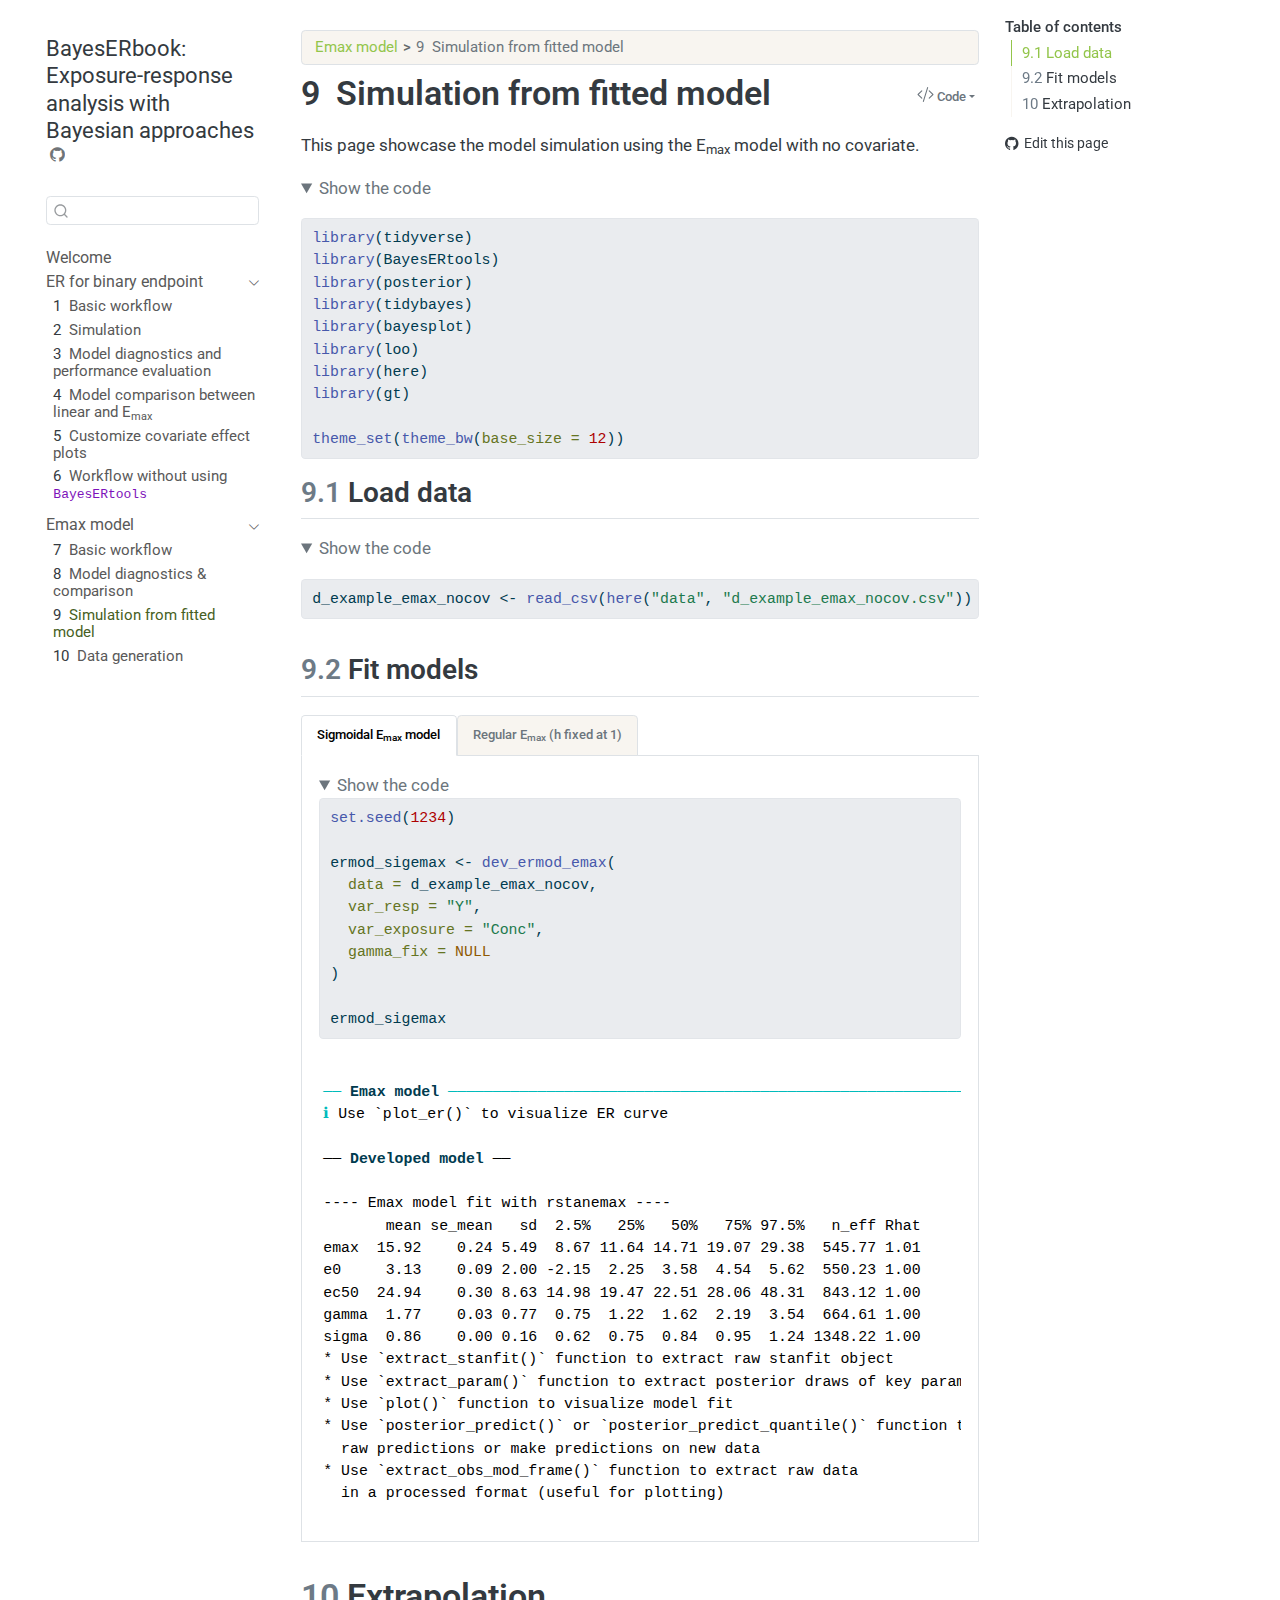
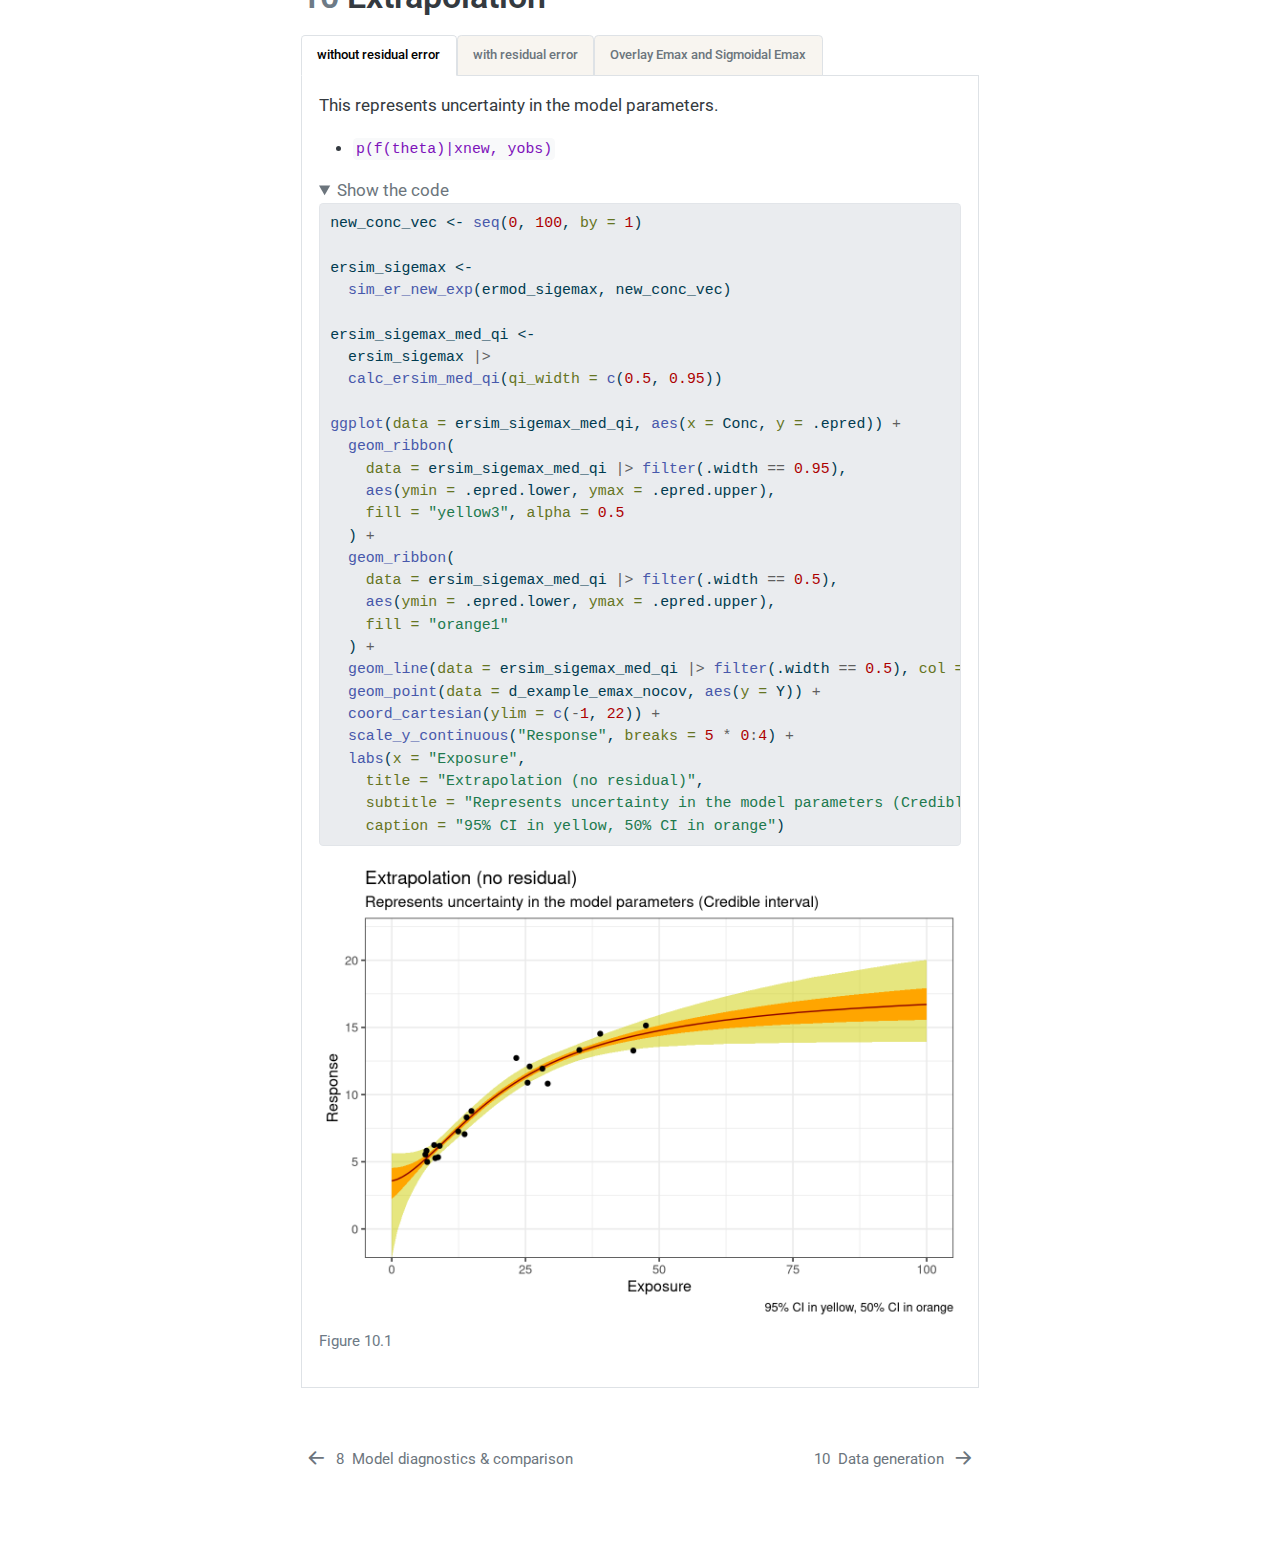
<file: notebook/emax/simulation.html>
<!DOCTYPE html>
<html xmlns="http://www.w3.org/1999/xhtml" lang="en" xml:lang="en"><head>

<meta charset="utf-8">
<meta name="generator" content="quarto-1.6.40">

<meta name="viewport" content="width=device-width, initial-scale=1.0, user-scalable=yes">


<title>9&nbsp; Simulation from fitted model – BayesERbook: Exposure-response analysis with Bayesian approaches</title>
<style>
code{white-space: pre-wrap;}
span.smallcaps{font-variant: small-caps;}
div.columns{display: flex; gap: min(4vw, 1.5em);}
div.column{flex: auto; overflow-x: auto;}
div.hanging-indent{margin-left: 1.5em; text-indent: -1.5em;}
ul.task-list{list-style: none;}
ul.task-list li input[type="checkbox"] {
  width: 0.8em;
  margin: 0 0.8em 0.2em -1em; /* quarto-specific, see https://github.com/quarto-dev/quarto-cli/issues/4556 */ 
  vertical-align: middle;
}
/* CSS for syntax highlighting */
pre > code.sourceCode { white-space: pre; position: relative; }
pre > code.sourceCode > span { line-height: 1.25; }
pre > code.sourceCode > span:empty { height: 1.2em; }
.sourceCode { overflow: visible; }
code.sourceCode > span { color: inherit; text-decoration: inherit; }
div.sourceCode { margin: 1em 0; }
pre.sourceCode { margin: 0; }
@media screen {
div.sourceCode { overflow: auto; }
}
@media print {
pre > code.sourceCode { white-space: pre-wrap; }
pre > code.sourceCode > span { display: inline-block; text-indent: -5em; padding-left: 5em; }
}
pre.numberSource code
  { counter-reset: source-line 0; }
pre.numberSource code > span
  { position: relative; left: -4em; counter-increment: source-line; }
pre.numberSource code > span > a:first-child::before
  { content: counter(source-line);
    position: relative; left: -1em; text-align: right; vertical-align: baseline;
    border: none; display: inline-block;
    -webkit-touch-callout: none; -webkit-user-select: none;
    -khtml-user-select: none; -moz-user-select: none;
    -ms-user-select: none; user-select: none;
    padding: 0 4px; width: 4em;
  }
pre.numberSource { margin-left: 3em;  padding-left: 4px; }
div.sourceCode
  {   }
@media screen {
pre > code.sourceCode > span > a:first-child::before { text-decoration: underline; }
}
</style>


<script src="../../site_libs/quarto-nav/quarto-nav.js"></script>
<script src="../../site_libs/quarto-nav/headroom.min.js"></script>
<script src="../../site_libs/clipboard/clipboard.min.js"></script>
<script src="../../site_libs/quarto-search/autocomplete.umd.js"></script>
<script src="../../site_libs/quarto-search/fuse.min.js"></script>
<script src="../../site_libs/quarto-search/quarto-search.js"></script>
<meta name="quarto:offset" content="../../">
<link href="../../notebook/emax/data_generation.html" rel="next">
<link href="../../notebook/emax/model_diagnostics.html" rel="prev">
<script src="../../site_libs/quarto-html/quarto.js"></script>
<script src="../../site_libs/quarto-html/popper.min.js"></script>
<script src="../../site_libs/quarto-html/tippy.umd.min.js"></script>
<script src="../../site_libs/quarto-html/anchor.min.js"></script>
<link href="../../site_libs/quarto-html/tippy.css" rel="stylesheet">
<link href="../../site_libs/quarto-html/quarto-syntax-highlighting-549806ee2085284f45b00abea8c6df48.css" rel="stylesheet" id="quarto-text-highlighting-styles">
<script src="../../site_libs/bootstrap/bootstrap.min.js"></script>
<link href="../../site_libs/bootstrap/bootstrap-icons.css" rel="stylesheet">
<link href="../../site_libs/bootstrap/bootstrap-b43e370a082453072daa43e15826c9a6.min.css" rel="stylesheet" append-hash="true" id="quarto-bootstrap" data-mode="light">
<script id="quarto-search-options" type="application/json">{
  "location": "sidebar",
  "copy-button": false,
  "collapse-after": 3,
  "panel-placement": "start",
  "type": "textbox",
  "limit": 50,
  "keyboard-shortcut": [
    "f",
    "/",
    "s"
  ],
  "show-item-context": false,
  "language": {
    "search-no-results-text": "No results",
    "search-matching-documents-text": "matching documents",
    "search-copy-link-title": "Copy link to search",
    "search-hide-matches-text": "Hide additional matches",
    "search-more-match-text": "more match in this document",
    "search-more-matches-text": "more matches in this document",
    "search-clear-button-title": "Clear",
    "search-text-placeholder": "",
    "search-detached-cancel-button-title": "Cancel",
    "search-submit-button-title": "Submit",
    "search-label": "Search"
  }
}</script>


</head>

<body class="nav-sidebar floating">

<div id="quarto-search-results"></div>
  <header id="quarto-header" class="headroom fixed-top">
  <nav class="quarto-secondary-nav">
    <div class="container-fluid d-flex">
      <button type="button" class="quarto-btn-toggle btn" data-bs-toggle="collapse" role="button" data-bs-target=".quarto-sidebar-collapse-item" aria-controls="quarto-sidebar" aria-expanded="false" aria-label="Toggle sidebar navigation" onclick="if (window.quartoToggleHeadroom) { window.quartoToggleHeadroom(); }">
        <i class="bi bi-layout-text-sidebar-reverse"></i>
      </button>
        <nav class="quarto-page-breadcrumbs" aria-label="breadcrumb"><ol class="breadcrumb"><li class="breadcrumb-item"><a href="../../notebook/emax/basic_workflow.html">Emax model</a></li><li class="breadcrumb-item"><a href="../../notebook/emax/simulation.html"><span class="chapter-number">9</span>&nbsp; <span class="chapter-title">Simulation from fitted model</span></a></li></ol></nav>
        <a class="flex-grow-1" role="navigation" data-bs-toggle="collapse" data-bs-target=".quarto-sidebar-collapse-item" aria-controls="quarto-sidebar" aria-expanded="false" aria-label="Toggle sidebar navigation" onclick="if (window.quartoToggleHeadroom) { window.quartoToggleHeadroom(); }">      
        </a>
      <button type="button" class="btn quarto-search-button" aria-label="Search" onclick="window.quartoOpenSearch();">
        <i class="bi bi-search"></i>
      </button>
    </div>
  </nav>
</header>
<!-- content -->
<div id="quarto-content" class="quarto-container page-columns page-rows-contents page-layout-article">
<!-- sidebar -->
  <nav id="quarto-sidebar" class="sidebar collapse collapse-horizontal quarto-sidebar-collapse-item sidebar-navigation floating overflow-auto">
    <div class="pt-lg-2 mt-2 text-left sidebar-header">
    <div class="sidebar-title mb-0 py-0">
      <a href="../../">BayesERbook: Exposure-response analysis with Bayesian approaches</a> 
        <div class="sidebar-tools-main">
    <a href="https://github.com/genentech/BayesERbook/" title="Source Code" class="quarto-navigation-tool px-1" aria-label="Source Code"><i class="bi bi-github"></i></a>
</div>
    </div>
      </div>
        <div class="mt-2 flex-shrink-0 align-items-center">
        <div class="sidebar-search">
        <div id="quarto-search" class="" title="Search"></div>
        </div>
        </div>
    <div class="sidebar-menu-container"> 
    <ul class="list-unstyled mt-1">
        <li class="sidebar-item">
  <div class="sidebar-item-container"> 
  <a href="../../index.html" class="sidebar-item-text sidebar-link">
 <span class="menu-text">Welcome</span></a>
  </div>
</li>
        <li class="sidebar-item sidebar-item-section">
      <div class="sidebar-item-container"> 
            <a class="sidebar-item-text sidebar-link text-start" data-bs-toggle="collapse" data-bs-target="#quarto-sidebar-section-1" role="navigation" aria-expanded="true">
 <span class="menu-text">ER for binary endpoint</span></a>
          <a class="sidebar-item-toggle text-start" data-bs-toggle="collapse" data-bs-target="#quarto-sidebar-section-1" role="navigation" aria-expanded="true" aria-label="Toggle section">
            <i class="bi bi-chevron-right ms-2"></i>
          </a> 
      </div>
      <ul id="quarto-sidebar-section-1" class="collapse list-unstyled sidebar-section depth1 show">  
          <li class="sidebar-item">
  <div class="sidebar-item-container"> 
  <a href="../../notebook/binary/basic_workflow.html" class="sidebar-item-text sidebar-link">
 <span class="menu-text"><span class="chapter-number">1</span>&nbsp; <span class="chapter-title">Basic workflow</span></span></a>
  </div>
</li>
          <li class="sidebar-item">
  <div class="sidebar-item-container"> 
  <a href="../../notebook/binary/simulation.html" class="sidebar-item-text sidebar-link">
 <span class="menu-text"><span class="chapter-number">2</span>&nbsp; <span class="chapter-title">Simulation</span></span></a>
  </div>
</li>
          <li class="sidebar-item">
  <div class="sidebar-item-container"> 
  <a href="../../notebook/binary/model_diagnostics.html" class="sidebar-item-text sidebar-link">
 <span class="menu-text"><span class="chapter-number">3</span>&nbsp; <span class="chapter-title">Model diagnostics and performance evaluation</span></span></a>
  </div>
</li>
          <li class="sidebar-item">
  <div class="sidebar-item-container"> 
  <a href="../../notebook/binary/mod_structure_comparison.html" class="sidebar-item-text sidebar-link">
 <span class="menu-text"><span class="chapter-number">4</span>&nbsp; <span class="chapter-title">Model comparison between linear and E<sub>max</sub></span></span></a>
  </div>
</li>
          <li class="sidebar-item">
  <div class="sidebar-item-container"> 
  <a href="../../notebook/binary/coveff_customize.html" class="sidebar-item-text sidebar-link">
 <span class="menu-text"><span class="chapter-number">5</span>&nbsp; <span class="chapter-title">Customize covariate effect plots</span></span></a>
  </div>
</li>
          <li class="sidebar-item">
  <div class="sidebar-item-container"> 
  <a href="../../notebook/binary/workflow_wo_package.html" class="sidebar-item-text sidebar-link">
 <span class="menu-text"><span class="chapter-number">6</span>&nbsp; <span class="chapter-title">Workflow without using <code>BayesERtools</code></span></span></a>
  </div>
</li>
      </ul>
  </li>
        <li class="sidebar-item sidebar-item-section">
      <div class="sidebar-item-container"> 
            <a class="sidebar-item-text sidebar-link text-start" data-bs-toggle="collapse" data-bs-target="#quarto-sidebar-section-2" role="navigation" aria-expanded="true">
 <span class="menu-text">Emax model</span></a>
          <a class="sidebar-item-toggle text-start" data-bs-toggle="collapse" data-bs-target="#quarto-sidebar-section-2" role="navigation" aria-expanded="true" aria-label="Toggle section">
            <i class="bi bi-chevron-right ms-2"></i>
          </a> 
      </div>
      <ul id="quarto-sidebar-section-2" class="collapse list-unstyled sidebar-section depth1 show">  
          <li class="sidebar-item">
  <div class="sidebar-item-container"> 
  <a href="../../notebook/emax/basic_workflow.html" class="sidebar-item-text sidebar-link">
 <span class="menu-text"><span class="chapter-number">7</span>&nbsp; <span class="chapter-title">Basic workflow</span></span></a>
  </div>
</li>
          <li class="sidebar-item">
  <div class="sidebar-item-container"> 
  <a href="../../notebook/emax/model_diagnostics.html" class="sidebar-item-text sidebar-link">
 <span class="menu-text"><span class="chapter-number">8</span>&nbsp; <span class="chapter-title">Model diagnostics &amp; comparison</span></span></a>
  </div>
</li>
          <li class="sidebar-item">
  <div class="sidebar-item-container"> 
  <a href="../../notebook/emax/simulation.html" class="sidebar-item-text sidebar-link active">
 <span class="menu-text"><span class="chapter-number">9</span>&nbsp; <span class="chapter-title">Simulation from fitted model</span></span></a>
  </div>
</li>
          <li class="sidebar-item">
  <div class="sidebar-item-container"> 
  <a href="../../notebook/emax/data_generation.html" class="sidebar-item-text sidebar-link">
 <span class="menu-text"><span class="chapter-number">10</span>&nbsp; <span class="chapter-title">Data generation</span></span></a>
  </div>
</li>
      </ul>
  </li>
    </ul>
    </div>
</nav>
<div id="quarto-sidebar-glass" class="quarto-sidebar-collapse-item" data-bs-toggle="collapse" data-bs-target=".quarto-sidebar-collapse-item"></div>
<!-- margin-sidebar -->
    <div id="quarto-margin-sidebar" class="sidebar margin-sidebar">
        <nav id="TOC" role="doc-toc" class="toc-active">
    <h2 id="toc-title">Table of contents</h2>
   
  <ul>
  <li><a href="#load-data" id="toc-load-data" class="nav-link active" data-scroll-target="#load-data"><span class="header-section-number">9.1</span> Load data</a></li>
  <li><a href="#fit-models" id="toc-fit-models" class="nav-link" data-scroll-target="#fit-models"><span class="header-section-number">9.2</span> Fit models</a></li>
  <li><a href="#extrapolation" id="toc-extrapolation" class="nav-link" data-scroll-target="#extrapolation"><span class="header-section-number">10</span> Extrapolation</a></li>
  </ul>
<div class="toc-actions"><ul><li><a href="https://github.com/genentech/BayesERbook/edit/main/notebook/emax/simulation.qmd" class="toc-action"><i class="bi bi-github"></i>Edit this page</a></li></ul></div></nav>
    </div>
<!-- main -->
<main class="content" id="quarto-document-content">

<header id="title-block-header" class="quarto-title-block default"><nav class="quarto-page-breadcrumbs quarto-title-breadcrumbs d-none d-lg-block" aria-label="breadcrumb"><ol class="breadcrumb"><li class="breadcrumb-item"><a href="../../notebook/emax/basic_workflow.html">Emax model</a></li><li class="breadcrumb-item"><a href="../../notebook/emax/simulation.html"><span class="chapter-number">9</span>&nbsp; <span class="chapter-title">Simulation from fitted model</span></a></li></ol></nav>
<div class="quarto-title">
<div class="quarto-title-block"><div><h1 class="title"><span class="chapter-number">9</span>&nbsp; <span class="chapter-title">Simulation from fitted model</span></h1><button type="button" class="btn code-tools-button dropdown-toggle" id="quarto-code-tools-menu" data-bs-toggle="dropdown" aria-expanded="false"><i class="bi"></i> Code</button><ul class="dropdown-menu dropdown-menu-end" aria-labelelledby="quarto-code-tools-menu"><li><a id="quarto-show-all-code" class="dropdown-item" href="javascript:void(0)" role="button">Show All Code</a></li><li><a id="quarto-hide-all-code" class="dropdown-item" href="javascript:void(0)" role="button">Hide All Code</a></li><li><hr class="dropdown-divider"></li><li><a id="quarto-view-source" class="dropdown-item" href="javascript:void(0)" role="button">View Source</a></li></ul></div></div>
</div>



<div class="quarto-title-meta">

    
  
    
  </div>
  


</header>


<p>This page showcase the model simulation using the E<sub>max</sub> model with no covariate.</p>
<div class="cell">
<details open="" class="code-fold">
<summary>Show the code</summary>
<div class="sourceCode cell-code" id="cb1"><pre class="sourceCode r code-with-copy"><code class="sourceCode r"><span id="cb1-1"><a href="#cb1-1" aria-hidden="true" tabindex="-1"></a><span class="fu">library</span>(tidyverse)</span>
<span id="cb1-2"><a href="#cb1-2" aria-hidden="true" tabindex="-1"></a><span class="fu">library</span>(BayesERtools)</span>
<span id="cb1-3"><a href="#cb1-3" aria-hidden="true" tabindex="-1"></a><span class="fu">library</span>(posterior)</span>
<span id="cb1-4"><a href="#cb1-4" aria-hidden="true" tabindex="-1"></a><span class="fu">library</span>(tidybayes)</span>
<span id="cb1-5"><a href="#cb1-5" aria-hidden="true" tabindex="-1"></a><span class="fu">library</span>(bayesplot)</span>
<span id="cb1-6"><a href="#cb1-6" aria-hidden="true" tabindex="-1"></a><span class="fu">library</span>(loo)</span>
<span id="cb1-7"><a href="#cb1-7" aria-hidden="true" tabindex="-1"></a><span class="fu">library</span>(here)</span>
<span id="cb1-8"><a href="#cb1-8" aria-hidden="true" tabindex="-1"></a><span class="fu">library</span>(gt)</span>
<span id="cb1-9"><a href="#cb1-9" aria-hidden="true" tabindex="-1"></a></span>
<span id="cb1-10"><a href="#cb1-10" aria-hidden="true" tabindex="-1"></a><span class="fu">theme_set</span>(<span class="fu">theme_bw</span>(<span class="at">base_size =</span> <span class="dv">12</span>))</span></code><button title="Copy to Clipboard" class="code-copy-button"><i class="bi"></i></button></pre></div>
</details>
</div>
<section id="load-data" class="level2" data-number="9.1">
<h2 data-number="9.1" class="anchored" data-anchor-id="load-data"><span class="header-section-number">9.1</span> Load data</h2>
<div class="cell">
<details open="" class="code-fold">
<summary>Show the code</summary>
<div class="sourceCode cell-code" id="cb2"><pre class="sourceCode r code-with-copy"><code class="sourceCode r"><span id="cb2-1"><a href="#cb2-1" aria-hidden="true" tabindex="-1"></a>d_example_emax_nocov <span class="ot">&lt;-</span> <span class="fu">read_csv</span>(<span class="fu">here</span>(<span class="st">"data"</span>, <span class="st">"d_example_emax_nocov.csv"</span>))</span></code><button title="Copy to Clipboard" class="code-copy-button"><i class="bi"></i></button></pre></div>
</details>
</div>
</section>
<section id="fit-models" class="level2" data-number="9.2">
<h2 data-number="9.2" class="anchored" data-anchor-id="fit-models"><span class="header-section-number">9.2</span> Fit models</h2>
<div class="tabset-margin-container"></div><div class="panel-tabset">
<ul class="nav nav-tabs" role="tablist"><li class="nav-item" role="presentation"><a class="nav-link active" id="tabset-1-1-tab" data-bs-toggle="tab" data-bs-target="#tabset-1-1" role="tab" aria-controls="tabset-1-1" aria-selected="true" aria-current="page">Sigmoidal E<sub>max</sub> model</a></li><li class="nav-item" role="presentation"><a class="nav-link" id="tabset-1-2-tab" data-bs-toggle="tab" data-bs-target="#tabset-1-2" role="tab" aria-controls="tabset-1-2" aria-selected="false">Regular E<sub>max</sub> (h fixed at 1)</a></li></ul>
<div class="tab-content">
<div id="tabset-1-1" class="tab-pane active" role="tabpanel" aria-labelledby="tabset-1-1-tab">
<div class="cell">
<details open="" class="code-fold">
<summary>Show the code</summary>
<div class="sourceCode cell-code" id="cb3"><pre class="sourceCode r code-with-copy"><code class="sourceCode r"><span id="cb3-1"><a href="#cb3-1" aria-hidden="true" tabindex="-1"></a><span class="fu">set.seed</span>(<span class="dv">1234</span>)</span>
<span id="cb3-2"><a href="#cb3-2" aria-hidden="true" tabindex="-1"></a></span>
<span id="cb3-3"><a href="#cb3-3" aria-hidden="true" tabindex="-1"></a>ermod_sigemax <span class="ot">&lt;-</span> <span class="fu">dev_ermod_emax</span>(</span>
<span id="cb3-4"><a href="#cb3-4" aria-hidden="true" tabindex="-1"></a>  <span class="at">data =</span> d_example_emax_nocov,</span>
<span id="cb3-5"><a href="#cb3-5" aria-hidden="true" tabindex="-1"></a>  <span class="at">var_resp =</span> <span class="st">"Y"</span>,</span>
<span id="cb3-6"><a href="#cb3-6" aria-hidden="true" tabindex="-1"></a>  <span class="at">var_exposure =</span> <span class="st">"Conc"</span>,</span>
<span id="cb3-7"><a href="#cb3-7" aria-hidden="true" tabindex="-1"></a>  <span class="at">gamma_fix =</span> <span class="cn">NULL</span></span>
<span id="cb3-8"><a href="#cb3-8" aria-hidden="true" tabindex="-1"></a>)</span>
<span id="cb3-9"><a href="#cb3-9" aria-hidden="true" tabindex="-1"></a></span>
<span id="cb3-10"><a href="#cb3-10" aria-hidden="true" tabindex="-1"></a>ermod_sigemax</span></code><button title="Copy to Clipboard" class="code-copy-button"><i class="bi"></i></button></pre></div>
</details>
<pre class="r-output"><code>
<span style="color: #00BBBB;">──</span> <span style="font-weight: bold;">Emax model</span> <span style="color: #00BBBB;">──────────────────────────────────────────────────────────────────</span>
<span style="color: #00BBBB;">ℹ</span> Use `plot_er()` to visualize ER curve

── <span style="font-weight: bold;">Developed model</span> ──

---- Emax model fit with rstanemax ----
       mean se_mean   sd  2.5%   25%   50%   75% 97.5%   n_eff Rhat
emax  15.92    0.24 5.49  8.67 11.64 14.71 19.07 29.38  545.77 1.01
e0     3.13    0.09 2.00 -2.15  2.25  3.58  4.54  5.62  550.23 1.00
ec50  24.94    0.30 8.63 14.98 19.47 22.51 28.06 48.31  843.12 1.00
gamma  1.77    0.03 0.77  0.75  1.22  1.62  2.19  3.54  664.61 1.00
sigma  0.86    0.00 0.16  0.62  0.75  0.84  0.95  1.24 1348.22 1.00
* Use `extract_stanfit()` function to extract raw stanfit object
* Use `extract_param()` function to extract posterior draws of key parameters
* Use `plot()` function to visualize model fit
* Use `posterior_predict()` or `posterior_predict_quantile()` function to get
  raw predictions or make predictions on new data
* Use `extract_obs_mod_frame()` function to extract raw data 
  in a processed format (useful for plotting)
</code></pre>
</div>
</div>
<div id="tabset-1-2" class="tab-pane" role="tabpanel" aria-labelledby="tabset-1-2-tab">
<p>Another model without sigmoidal component; will be used when we do model comparison.</p>
<div class="cell">
<details open="" class="code-fold">
<summary>Show the code</summary>
<div class="sourceCode cell-code" id="cb4"><pre class="sourceCode r code-with-copy"><code class="sourceCode r"><span id="cb4-1"><a href="#cb4-1" aria-hidden="true" tabindex="-1"></a><span class="fu">set.seed</span>(<span class="dv">1234</span>)</span>
<span id="cb4-2"><a href="#cb4-2" aria-hidden="true" tabindex="-1"></a></span>
<span id="cb4-3"><a href="#cb4-3" aria-hidden="true" tabindex="-1"></a>ermod_emax <span class="ot">&lt;-</span> <span class="fu">dev_ermod_emax</span>(</span>
<span id="cb4-4"><a href="#cb4-4" aria-hidden="true" tabindex="-1"></a>  <span class="at">data =</span> d_example_emax_nocov,</span>
<span id="cb4-5"><a href="#cb4-5" aria-hidden="true" tabindex="-1"></a>  <span class="at">var_resp =</span> <span class="st">"Y"</span>,</span>
<span id="cb4-6"><a href="#cb4-6" aria-hidden="true" tabindex="-1"></a>  <span class="at">var_exposure =</span> <span class="st">"Conc"</span>,</span>
<span id="cb4-7"><a href="#cb4-7" aria-hidden="true" tabindex="-1"></a>  <span class="at">gamma_fix =</span> <span class="dv">1</span></span>
<span id="cb4-8"><a href="#cb4-8" aria-hidden="true" tabindex="-1"></a>)</span>
<span id="cb4-9"><a href="#cb4-9" aria-hidden="true" tabindex="-1"></a></span>
<span id="cb4-10"><a href="#cb4-10" aria-hidden="true" tabindex="-1"></a>ermod_emax</span></code><button title="Copy to Clipboard" class="code-copy-button"><i class="bi"></i></button></pre></div>
</details>
<pre class="r-output"><code>
<span style="color: #00BBBB;">──</span> <span style="font-weight: bold;">Emax model</span> <span style="color: #00BBBB;">──────────────────────────────────────────────────────────────────</span>
<span style="color: #00BBBB;">ℹ</span> Use `plot_er()` to visualize ER curve

── <span style="font-weight: bold;">Developed model</span> ──

---- Emax model fit with rstanemax ----
       mean se_mean    sd  2.5%   25%   50%   75% 97.5%   n_eff Rhat
emax  22.52    0.08  2.46 18.73 20.84 22.17 23.81 28.09  976.89 1.00
e0     0.98    0.04  1.36 -2.23  0.32  1.18  1.91  2.98  912.27 1.00
ec50  31.28    0.39 11.65 13.08 22.74 29.70 38.10 57.39  875.72 1.00
gamma  1.00     NaN  0.00  1.00  1.00  1.00  1.00  1.00     NaN  NaN
sigma  0.89    0.00  0.17  0.63  0.77  0.86  0.98  1.28 1216.16 1.01
* Use `extract_stanfit()` function to extract raw stanfit object
* Use `extract_param()` function to extract posterior draws of key parameters
* Use `plot()` function to visualize model fit
* Use `posterior_predict()` or `posterior_predict_quantile()` function to get
  raw predictions or make predictions on new data
* Use `extract_obs_mod_frame()` function to extract raw data 
  in a processed format (useful for plotting)
</code></pre>
</div>
</div>
</div>
</div>
</section>
<section id="extrapolation" class="level1" data-number="10">
<h1 data-number="10"><span class="header-section-number">10</span> Extrapolation</h1>
<div class="tabset-margin-container"></div><div class="panel-tabset">
<ul class="nav nav-tabs" role="tablist"><li class="nav-item" role="presentation"><a class="nav-link active" id="tabset-2-1-tab" data-bs-toggle="tab" data-bs-target="#tabset-2-1" role="tab" aria-controls="tabset-2-1" aria-selected="true">without residual error</a></li><li class="nav-item" role="presentation"><a class="nav-link" id="tabset-2-2-tab" data-bs-toggle="tab" data-bs-target="#tabset-2-2" role="tab" aria-controls="tabset-2-2" aria-selected="false">with residual error</a></li><li class="nav-item" role="presentation"><a class="nav-link" id="tabset-2-3-tab" data-bs-toggle="tab" data-bs-target="#tabset-2-3" role="tab" aria-controls="tabset-2-3" aria-selected="false">Overlay Emax and Sigmoidal Emax</a></li></ul>
<div class="tab-content">
<div id="tabset-2-1" class="tab-pane active" role="tabpanel" aria-labelledby="tabset-2-1-tab">
<p>This represents uncertainty in the model parameters.</p>
<ul>
<li><code>p(f(theta)|xnew, yobs)</code></li>
</ul>
<div class="cell">
<details open="" class="code-fold">
<summary>Show the code</summary>
<div class="sourceCode cell-code" id="cb5"><pre class="sourceCode r code-with-copy"><code class="sourceCode r"><span id="cb5-1"><a href="#cb5-1" aria-hidden="true" tabindex="-1"></a>new_conc_vec <span class="ot">&lt;-</span> <span class="fu">seq</span>(<span class="dv">0</span>, <span class="dv">100</span>, <span class="at">by =</span> <span class="dv">1</span>)</span>
<span id="cb5-2"><a href="#cb5-2" aria-hidden="true" tabindex="-1"></a></span>
<span id="cb5-3"><a href="#cb5-3" aria-hidden="true" tabindex="-1"></a>ersim_sigemax <span class="ot">&lt;-</span></span>
<span id="cb5-4"><a href="#cb5-4" aria-hidden="true" tabindex="-1"></a>  <span class="fu">sim_er_new_exp</span>(ermod_sigemax, new_conc_vec)</span>
<span id="cb5-5"><a href="#cb5-5" aria-hidden="true" tabindex="-1"></a></span>
<span id="cb5-6"><a href="#cb5-6" aria-hidden="true" tabindex="-1"></a>ersim_sigemax_med_qi <span class="ot">&lt;-</span></span>
<span id="cb5-7"><a href="#cb5-7" aria-hidden="true" tabindex="-1"></a>  ersim_sigemax <span class="sc">|&gt;</span></span>
<span id="cb5-8"><a href="#cb5-8" aria-hidden="true" tabindex="-1"></a>  <span class="fu">calc_ersim_med_qi</span>(<span class="at">qi_width =</span> <span class="fu">c</span>(<span class="fl">0.5</span>, <span class="fl">0.95</span>))</span>
<span id="cb5-9"><a href="#cb5-9" aria-hidden="true" tabindex="-1"></a></span>
<span id="cb5-10"><a href="#cb5-10" aria-hidden="true" tabindex="-1"></a><span class="fu">ggplot</span>(<span class="at">data =</span> ersim_sigemax_med_qi, <span class="fu">aes</span>(<span class="at">x =</span> Conc, <span class="at">y =</span> .epred)) <span class="sc">+</span></span>
<span id="cb5-11"><a href="#cb5-11" aria-hidden="true" tabindex="-1"></a>  <span class="fu">geom_ribbon</span>(</span>
<span id="cb5-12"><a href="#cb5-12" aria-hidden="true" tabindex="-1"></a>    <span class="at">data =</span> ersim_sigemax_med_qi <span class="sc">|&gt;</span> <span class="fu">filter</span>(.width <span class="sc">==</span> <span class="fl">0.95</span>),</span>
<span id="cb5-13"><a href="#cb5-13" aria-hidden="true" tabindex="-1"></a>    <span class="fu">aes</span>(<span class="at">ymin =</span> .epred.lower, <span class="at">ymax =</span> .epred.upper),</span>
<span id="cb5-14"><a href="#cb5-14" aria-hidden="true" tabindex="-1"></a>    <span class="at">fill =</span> <span class="st">"yellow3"</span>, <span class="at">alpha =</span> <span class="fl">0.5</span></span>
<span id="cb5-15"><a href="#cb5-15" aria-hidden="true" tabindex="-1"></a>  ) <span class="sc">+</span></span>
<span id="cb5-16"><a href="#cb5-16" aria-hidden="true" tabindex="-1"></a>  <span class="fu">geom_ribbon</span>(</span>
<span id="cb5-17"><a href="#cb5-17" aria-hidden="true" tabindex="-1"></a>    <span class="at">data =</span> ersim_sigemax_med_qi <span class="sc">|&gt;</span> <span class="fu">filter</span>(.width <span class="sc">==</span> <span class="fl">0.5</span>),</span>
<span id="cb5-18"><a href="#cb5-18" aria-hidden="true" tabindex="-1"></a>    <span class="fu">aes</span>(<span class="at">ymin =</span> .epred.lower, <span class="at">ymax =</span> .epred.upper),</span>
<span id="cb5-19"><a href="#cb5-19" aria-hidden="true" tabindex="-1"></a>    <span class="at">fill =</span> <span class="st">"orange1"</span></span>
<span id="cb5-20"><a href="#cb5-20" aria-hidden="true" tabindex="-1"></a>  ) <span class="sc">+</span></span>
<span id="cb5-21"><a href="#cb5-21" aria-hidden="true" tabindex="-1"></a>  <span class="fu">geom_line</span>(<span class="at">data =</span> ersim_sigemax_med_qi <span class="sc">|&gt;</span> <span class="fu">filter</span>(.width <span class="sc">==</span> <span class="fl">0.5</span>), <span class="at">col =</span> <span class="st">"darkred"</span>) <span class="sc">+</span></span>
<span id="cb5-22"><a href="#cb5-22" aria-hidden="true" tabindex="-1"></a>  <span class="fu">geom_point</span>(<span class="at">data =</span> d_example_emax_nocov, <span class="fu">aes</span>(<span class="at">y =</span> Y)) <span class="sc">+</span></span>
<span id="cb5-23"><a href="#cb5-23" aria-hidden="true" tabindex="-1"></a>  <span class="fu">coord_cartesian</span>(<span class="at">ylim =</span> <span class="fu">c</span>(<span class="sc">-</span><span class="dv">1</span>, <span class="dv">22</span>)) <span class="sc">+</span></span>
<span id="cb5-24"><a href="#cb5-24" aria-hidden="true" tabindex="-1"></a>  <span class="fu">scale_y_continuous</span>(<span class="st">"Response"</span>, <span class="at">breaks =</span> <span class="dv">5</span> <span class="sc">*</span> <span class="dv">0</span><span class="sc">:</span><span class="dv">4</span>) <span class="sc">+</span></span>
<span id="cb5-25"><a href="#cb5-25" aria-hidden="true" tabindex="-1"></a>  <span class="fu">labs</span>(<span class="at">x =</span> <span class="st">"Exposure"</span>,</span>
<span id="cb5-26"><a href="#cb5-26" aria-hidden="true" tabindex="-1"></a>    <span class="at">title =</span> <span class="st">"Extrapolation (no residual)"</span>,</span>
<span id="cb5-27"><a href="#cb5-27" aria-hidden="true" tabindex="-1"></a>    <span class="at">subtitle =</span> <span class="st">"Represents uncertainty in the model parameters (Credible interval)"</span>,</span>
<span id="cb5-28"><a href="#cb5-28" aria-hidden="true" tabindex="-1"></a>    <span class="at">caption =</span> <span class="st">"95% CI in yellow, 50% CI in orange"</span>)</span></code><button title="Copy to Clipboard" class="code-copy-button"><i class="bi"></i></button></pre></div>
</details>
<div class="cell-output-display">
<div id="fig-extrapolation-1" class="quarto-float quarto-figure quarto-figure-center anchored" width="672">
<figure class="quarto-float quarto-float-fig figure">
<div aria-describedby="fig-extrapolation-1-caption-0ceaefa1-69ba-4598-a22c-09a6ac19f8ca">
<img src="simulation_files/figure-html/fig-extrapolation-1-1.png" id="fig-extrapolation-1" class="img-fluid figure-img" width="672">
</div>
<figcaption class="quarto-float-caption-bottom quarto-float-caption quarto-float-fig quarto-uncaptioned" id="fig-extrapolation-1-caption-0ceaefa1-69ba-4598-a22c-09a6ac19f8ca">
Figure&nbsp;10.1
</figcaption>
</figure>
</div>
</div>
</div>
</div>
<div id="tabset-2-2" class="tab-pane" role="tabpanel" aria-labelledby="tabset-2-2-tab">
<p>This represents uncertainty in the model parameters plus the residual error.</p>
<ul>
<li><code>p(ynew|xnew, yobs)</code></li>
</ul>
<div class="cell">
<details open="" class="code-fold">
<summary>Show the code</summary>
<div class="sourceCode cell-code" id="cb6"><pre class="sourceCode r code-with-copy"><code class="sourceCode r"><span id="cb6-1"><a href="#cb6-1" aria-hidden="true" tabindex="-1"></a><span class="fu">ggplot</span>(<span class="at">data =</span> ersim_sigemax_med_qi, <span class="fu">aes</span>(<span class="at">x =</span> Conc, <span class="at">y =</span> .prediction)) <span class="sc">+</span></span>
<span id="cb6-2"><a href="#cb6-2" aria-hidden="true" tabindex="-1"></a>  <span class="fu">geom_ribbon</span>(</span>
<span id="cb6-3"><a href="#cb6-3" aria-hidden="true" tabindex="-1"></a>    <span class="at">data =</span> ersim_sigemax_med_qi <span class="sc">|&gt;</span> <span class="fu">filter</span>(.width <span class="sc">==</span> <span class="fl">0.95</span>),</span>
<span id="cb6-4"><a href="#cb6-4" aria-hidden="true" tabindex="-1"></a>    <span class="fu">aes</span>(<span class="at">ymin =</span> .prediction.lower, <span class="at">ymax =</span> .prediction.upper),</span>
<span id="cb6-5"><a href="#cb6-5" aria-hidden="true" tabindex="-1"></a>    <span class="at">fill =</span> <span class="st">"yellow3"</span>, <span class="at">alpha =</span> <span class="fl">0.5</span></span>
<span id="cb6-6"><a href="#cb6-6" aria-hidden="true" tabindex="-1"></a>  ) <span class="sc">+</span></span>
<span id="cb6-7"><a href="#cb6-7" aria-hidden="true" tabindex="-1"></a>  <span class="fu">geom_ribbon</span>(</span>
<span id="cb6-8"><a href="#cb6-8" aria-hidden="true" tabindex="-1"></a>    <span class="at">data =</span> ersim_sigemax_med_qi <span class="sc">|&gt;</span> <span class="fu">filter</span>(.width <span class="sc">==</span> <span class="fl">0.5</span>),</span>
<span id="cb6-9"><a href="#cb6-9" aria-hidden="true" tabindex="-1"></a>    <span class="fu">aes</span>(<span class="at">ymin =</span> .prediction.lower, <span class="at">ymax =</span> .prediction.upper),</span>
<span id="cb6-10"><a href="#cb6-10" aria-hidden="true" tabindex="-1"></a>    <span class="at">fill =</span> <span class="st">"orange1"</span></span>
<span id="cb6-11"><a href="#cb6-11" aria-hidden="true" tabindex="-1"></a>  ) <span class="sc">+</span></span>
<span id="cb6-12"><a href="#cb6-12" aria-hidden="true" tabindex="-1"></a>  <span class="fu">geom_line</span>(<span class="at">data =</span> ersim_sigemax_med_qi <span class="sc">|&gt;</span> <span class="fu">filter</span>(.width <span class="sc">==</span> <span class="fl">0.5</span>), <span class="at">col =</span> <span class="st">"darkred"</span>) <span class="sc">+</span></span>
<span id="cb6-13"><a href="#cb6-13" aria-hidden="true" tabindex="-1"></a>  <span class="fu">geom_point</span>(<span class="at">data =</span> d_example_emax_nocov, <span class="fu">aes</span>(<span class="at">y =</span> Y)) <span class="sc">+</span></span>
<span id="cb6-14"><a href="#cb6-14" aria-hidden="true" tabindex="-1"></a>  <span class="fu">coord_cartesian</span>(<span class="at">ylim =</span> <span class="fu">c</span>(<span class="sc">-</span><span class="dv">1</span>, <span class="dv">22</span>)) <span class="sc">+</span></span>
<span id="cb6-15"><a href="#cb6-15" aria-hidden="true" tabindex="-1"></a>  <span class="fu">scale_y_continuous</span>(<span class="st">"Response"</span>, <span class="at">breaks =</span> <span class="dv">5</span> <span class="sc">*</span> <span class="dv">0</span><span class="sc">:</span><span class="dv">4</span>) <span class="sc">+</span></span>
<span id="cb6-16"><a href="#cb6-16" aria-hidden="true" tabindex="-1"></a>  <span class="fu">labs</span>(<span class="at">x =</span> <span class="st">"Exposure"</span>,</span>
<span id="cb6-17"><a href="#cb6-17" aria-hidden="true" tabindex="-1"></a>    <span class="at">title =</span> <span class="st">"Extrapolation (incl. residual)"</span>,</span>
<span id="cb6-18"><a href="#cb6-18" aria-hidden="true" tabindex="-1"></a>    <span class="at">subtitle =</span> <span class="st">"Represents uncertainty + residual error (Prediction interval)"</span>,</span>
<span id="cb6-19"><a href="#cb6-19" aria-hidden="true" tabindex="-1"></a>    <span class="at">caption =</span> <span class="st">"95% PI in yellow, 50% PI in orange"</span>)</span></code><button title="Copy to Clipboard" class="code-copy-button"><i class="bi"></i></button></pre></div>
</details>
<div class="cell-output-display">
<div id="fig-extrapolation-2" class="quarto-float quarto-figure quarto-figure-center anchored" width="672">
<figure class="quarto-float quarto-float-fig figure">
<div aria-describedby="fig-extrapolation-2-caption-0ceaefa1-69ba-4598-a22c-09a6ac19f8ca">
<img src="simulation_files/figure-html/fig-extrapolation-2-1.png" id="fig-extrapolation-2" class="img-fluid figure-img" width="672">
</div>
<figcaption class="quarto-float-caption-bottom quarto-float-caption quarto-float-fig quarto-uncaptioned" id="fig-extrapolation-2-caption-0ceaefa1-69ba-4598-a22c-09a6ac19f8ca">
Figure&nbsp;10.2
</figcaption>
</figure>
</div>
</div>
</div>
</div>
<div id="tabset-2-3" class="tab-pane" role="tabpanel" aria-labelledby="tabset-2-3-tab">
<p>No discernible difference between the two models.</p>
<div class="cell">
<details open="" class="code-fold">
<summary>Show the code</summary>
<div class="sourceCode cell-code" id="cb7"><pre class="sourceCode r code-with-copy"><code class="sourceCode r"><span id="cb7-1"><a href="#cb7-1" aria-hidden="true" tabindex="-1"></a>ersim_emax <span class="ot">&lt;-</span></span>
<span id="cb7-2"><a href="#cb7-2" aria-hidden="true" tabindex="-1"></a>  <span class="fu">sim_er_new_exp</span>(ermod_emax, new_conc_vec)</span>
<span id="cb7-3"><a href="#cb7-3" aria-hidden="true" tabindex="-1"></a>ersim_emax_med_qi <span class="ot">&lt;-</span></span>
<span id="cb7-4"><a href="#cb7-4" aria-hidden="true" tabindex="-1"></a>  ersim_emax <span class="sc">|&gt;</span></span>
<span id="cb7-5"><a href="#cb7-5" aria-hidden="true" tabindex="-1"></a>  <span class="fu">calc_ersim_med_qi</span>(<span class="at">qi_width =</span> <span class="fu">c</span>(<span class="fl">0.5</span>, <span class="fl">0.95</span>))</span>
<span id="cb7-6"><a href="#cb7-6" aria-hidden="true" tabindex="-1"></a></span>
<span id="cb7-7"><a href="#cb7-7" aria-hidden="true" tabindex="-1"></a><span class="fu">ggplot</span>(<span class="at">data =</span> ersim_sigemax_med_qi, <span class="fu">aes</span>(<span class="at">x =</span> Conc, <span class="at">y =</span> .epred)) <span class="sc">+</span></span>
<span id="cb7-8"><a href="#cb7-8" aria-hidden="true" tabindex="-1"></a>  <span class="fu">geom_ribbon</span>(</span>
<span id="cb7-9"><a href="#cb7-9" aria-hidden="true" tabindex="-1"></a>    <span class="at">data =</span> ersim_sigemax_med_qi <span class="sc">|&gt;</span> <span class="fu">filter</span>(.width <span class="sc">==</span> <span class="fl">0.95</span>),</span>
<span id="cb7-10"><a href="#cb7-10" aria-hidden="true" tabindex="-1"></a>    <span class="fu">aes</span>(<span class="at">ymin =</span> .epred.lower, <span class="at">ymax =</span> .epred.upper),</span>
<span id="cb7-11"><a href="#cb7-11" aria-hidden="true" tabindex="-1"></a>    <span class="at">fill =</span> <span class="st">"orange1"</span>, <span class="at">alpha =</span> <span class="fl">0.5</span></span>
<span id="cb7-12"><a href="#cb7-12" aria-hidden="true" tabindex="-1"></a>  ) <span class="sc">+</span></span>
<span id="cb7-13"><a href="#cb7-13" aria-hidden="true" tabindex="-1"></a>  <span class="fu">geom_line</span>(<span class="at">data =</span> ersim_sigemax_med_qi <span class="sc">|&gt;</span> <span class="fu">filter</span>(.width <span class="sc">==</span> <span class="fl">0.95</span>), <span class="at">col =</span> <span class="st">"darkred"</span>) <span class="sc">+</span></span>
<span id="cb7-14"><a href="#cb7-14" aria-hidden="true" tabindex="-1"></a>  <span class="fu">geom_ribbon</span>(</span>
<span id="cb7-15"><a href="#cb7-15" aria-hidden="true" tabindex="-1"></a>    <span class="at">data =</span> ersim_emax_med_qi <span class="sc">|&gt;</span> <span class="fu">filter</span>(.width <span class="sc">==</span> <span class="fl">0.95</span>),</span>
<span id="cb7-16"><a href="#cb7-16" aria-hidden="true" tabindex="-1"></a>    <span class="fu">aes</span>(<span class="at">ymin =</span> .epred.lower, <span class="at">ymax =</span> .epred.upper),</span>
<span id="cb7-17"><a href="#cb7-17" aria-hidden="true" tabindex="-1"></a>    <span class="at">fill =</span> <span class="st">"turquoise3"</span>, <span class="at">alpha =</span> <span class="fl">0.5</span></span>
<span id="cb7-18"><a href="#cb7-18" aria-hidden="true" tabindex="-1"></a>  ) <span class="sc">+</span></span>
<span id="cb7-19"><a href="#cb7-19" aria-hidden="true" tabindex="-1"></a>  <span class="fu">geom_line</span>(<span class="at">data =</span> ersim_emax_med_qi <span class="sc">|&gt;</span> <span class="fu">filter</span>(.width <span class="sc">==</span> <span class="fl">0.95</span>), <span class="at">col =</span> <span class="st">"steelblue3"</span>) <span class="sc">+</span></span>
<span id="cb7-20"><a href="#cb7-20" aria-hidden="true" tabindex="-1"></a>  <span class="fu">geom_point</span>(<span class="at">data =</span> d_example_emax_nocov, <span class="fu">aes</span>(<span class="at">y =</span> Y)) <span class="sc">+</span></span>
<span id="cb7-21"><a href="#cb7-21" aria-hidden="true" tabindex="-1"></a>  <span class="fu">coord_cartesian</span>(<span class="at">ylim =</span> <span class="fu">c</span>(<span class="sc">-</span><span class="dv">1</span>, <span class="dv">22</span>)) <span class="sc">+</span></span>
<span id="cb7-22"><a href="#cb7-22" aria-hidden="true" tabindex="-1"></a>  <span class="fu">scale_y_continuous</span>(<span class="st">"Response"</span>, <span class="at">breaks =</span> <span class="dv">5</span> <span class="sc">*</span> <span class="dv">0</span><span class="sc">:</span><span class="dv">4</span>) <span class="sc">+</span></span>
<span id="cb7-23"><a href="#cb7-23" aria-hidden="true" tabindex="-1"></a>  <span class="fu">labs</span>(<span class="at">x =</span> <span class="st">"Exposure"</span>,</span>
<span id="cb7-24"><a href="#cb7-24" aria-hidden="true" tabindex="-1"></a>    <span class="at">title =</span> <span class="st">"Extrapolation (no residual)"</span>,</span>
<span id="cb7-25"><a href="#cb7-25" aria-hidden="true" tabindex="-1"></a>    <span class="at">subtitle =</span> <span class="st">"Represents uncertainty in the model parameters (Credible interval)"</span>,</span>
<span id="cb7-26"><a href="#cb7-26" aria-hidden="true" tabindex="-1"></a>    <span class="at">caption =</span> <span class="st">"Sigmoidal Emax: Orange, Emax: Blue, 50% CI"</span>)</span></code><button title="Copy to Clipboard" class="code-copy-button"><i class="bi"></i></button></pre></div>
</details>
<div class="cell-output-display">
<div id="fig-emax-sigemax-compare" class="quarto-float quarto-figure quarto-figure-center anchored" width="672">
<figure class="quarto-float quarto-float-fig figure">
<div aria-describedby="fig-emax-sigemax-compare-caption-0ceaefa1-69ba-4598-a22c-09a6ac19f8ca">
<img src="simulation_files/figure-html/fig-emax-sigemax-compare-1.png" id="fig-emax-sigemax-compare" class="img-fluid figure-img" width="672">
</div>
<figcaption class="quarto-float-caption-bottom quarto-float-caption quarto-float-fig quarto-uncaptioned" id="fig-emax-sigemax-compare-caption-0ceaefa1-69ba-4598-a22c-09a6ac19f8ca">
Figure&nbsp;10.3
</figcaption>
</figure>
</div>
</div>
</div>
</div>
</div>
</div>


<!-- -->

</section>

</main> <!-- /main -->
<script id="quarto-html-after-body" type="application/javascript">
window.document.addEventListener("DOMContentLoaded", function (event) {
  const toggleBodyColorMode = (bsSheetEl) => {
    const mode = bsSheetEl.getAttribute("data-mode");
    const bodyEl = window.document.querySelector("body");
    if (mode === "dark") {
      bodyEl.classList.add("quarto-dark");
      bodyEl.classList.remove("quarto-light");
    } else {
      bodyEl.classList.add("quarto-light");
      bodyEl.classList.remove("quarto-dark");
    }
  }
  const toggleBodyColorPrimary = () => {
    const bsSheetEl = window.document.querySelector("link#quarto-bootstrap");
    if (bsSheetEl) {
      toggleBodyColorMode(bsSheetEl);
    }
  }
  toggleBodyColorPrimary();  
  const icon = "";
  const anchorJS = new window.AnchorJS();
  anchorJS.options = {
    placement: 'right',
    icon: icon
  };
  anchorJS.add('.anchored');
  const isCodeAnnotation = (el) => {
    for (const clz of el.classList) {
      if (clz.startsWith('code-annotation-')) {                     
        return true;
      }
    }
    return false;
  }
  const onCopySuccess = function(e) {
    // button target
    const button = e.trigger;
    // don't keep focus
    button.blur();
    // flash "checked"
    button.classList.add('code-copy-button-checked');
    var currentTitle = button.getAttribute("title");
    button.setAttribute("title", "Copied!");
    let tooltip;
    if (window.bootstrap) {
      button.setAttribute("data-bs-toggle", "tooltip");
      button.setAttribute("data-bs-placement", "left");
      button.setAttribute("data-bs-title", "Copied!");
      tooltip = new bootstrap.Tooltip(button, 
        { trigger: "manual", 
          customClass: "code-copy-button-tooltip",
          offset: [0, -8]});
      tooltip.show();    
    }
    setTimeout(function() {
      if (tooltip) {
        tooltip.hide();
        button.removeAttribute("data-bs-title");
        button.removeAttribute("data-bs-toggle");
        button.removeAttribute("data-bs-placement");
      }
      button.setAttribute("title", currentTitle);
      button.classList.remove('code-copy-button-checked');
    }, 1000);
    // clear code selection
    e.clearSelection();
  }
  const getTextToCopy = function(trigger) {
      const codeEl = trigger.previousElementSibling.cloneNode(true);
      for (const childEl of codeEl.children) {
        if (isCodeAnnotation(childEl)) {
          childEl.remove();
        }
      }
      return codeEl.innerText;
  }
  const clipboard = new window.ClipboardJS('.code-copy-button:not([data-in-quarto-modal])', {
    text: getTextToCopy
  });
  clipboard.on('success', onCopySuccess);
  if (window.document.getElementById('quarto-embedded-source-code-modal')) {
    const clipboardModal = new window.ClipboardJS('.code-copy-button[data-in-quarto-modal]', {
      text: getTextToCopy,
      container: window.document.getElementById('quarto-embedded-source-code-modal')
    });
    clipboardModal.on('success', onCopySuccess);
  }
  const viewSource = window.document.getElementById('quarto-view-source') ||
                     window.document.getElementById('quarto-code-tools-source');
  if (viewSource) {
    const sourceUrl = viewSource.getAttribute("data-quarto-source-url");
    viewSource.addEventListener("click", function(e) {
      if (sourceUrl) {
        // rstudio viewer pane
        if (/\bcapabilities=\b/.test(window.location)) {
          window.open(sourceUrl);
        } else {
          window.location.href = sourceUrl;
        }
      } else {
        const modal = new bootstrap.Modal(document.getElementById('quarto-embedded-source-code-modal'));
        modal.show();
      }
      return false;
    });
  }
  function toggleCodeHandler(show) {
    return function(e) {
      const detailsSrc = window.document.querySelectorAll(".cell > details > .sourceCode");
      for (let i=0; i<detailsSrc.length; i++) {
        const details = detailsSrc[i].parentElement;
        if (show) {
          details.open = true;
        } else {
          details.removeAttribute("open");
        }
      }
      const cellCodeDivs = window.document.querySelectorAll(".cell > .sourceCode");
      const fromCls = show ? "hidden" : "unhidden";
      const toCls = show ? "unhidden" : "hidden";
      for (let i=0; i<cellCodeDivs.length; i++) {
        const codeDiv = cellCodeDivs[i];
        if (codeDiv.classList.contains(fromCls)) {
          codeDiv.classList.remove(fromCls);
          codeDiv.classList.add(toCls);
        } 
      }
      return false;
    }
  }
  const hideAllCode = window.document.getElementById("quarto-hide-all-code");
  if (hideAllCode) {
    hideAllCode.addEventListener("click", toggleCodeHandler(false));
  }
  const showAllCode = window.document.getElementById("quarto-show-all-code");
  if (showAllCode) {
    showAllCode.addEventListener("click", toggleCodeHandler(true));
  }
    var localhostRegex = new RegExp(/^(?:http|https):\/\/localhost\:?[0-9]*\//);
    var mailtoRegex = new RegExp(/^mailto:/);
      var filterRegex = new RegExp("https:\/\/genentech\.github\.io\/BayesERbook\/");
    var isInternal = (href) => {
        return filterRegex.test(href) || localhostRegex.test(href) || mailtoRegex.test(href);
    }
    // Inspect non-navigation links and adorn them if external
 	var links = window.document.querySelectorAll('a[href]:not(.nav-link):not(.navbar-brand):not(.toc-action):not(.sidebar-link):not(.sidebar-item-toggle):not(.pagination-link):not(.no-external):not([aria-hidden]):not(.dropdown-item):not(.quarto-navigation-tool):not(.about-link)');
    for (var i=0; i<links.length; i++) {
      const link = links[i];
      if (!isInternal(link.href)) {
        // undo the damage that might have been done by quarto-nav.js in the case of
        // links that we want to consider external
        if (link.dataset.originalHref !== undefined) {
          link.href = link.dataset.originalHref;
        }
      }
    }
  function tippyHover(el, contentFn, onTriggerFn, onUntriggerFn) {
    const config = {
      allowHTML: true,
      maxWidth: 500,
      delay: 100,
      arrow: false,
      appendTo: function(el) {
          return el.parentElement;
      },
      interactive: true,
      interactiveBorder: 10,
      theme: 'quarto',
      placement: 'bottom-start',
    };
    if (contentFn) {
      config.content = contentFn;
    }
    if (onTriggerFn) {
      config.onTrigger = onTriggerFn;
    }
    if (onUntriggerFn) {
      config.onUntrigger = onUntriggerFn;
    }
    window.tippy(el, config); 
  }
  const noterefs = window.document.querySelectorAll('a[role="doc-noteref"]');
  for (var i=0; i<noterefs.length; i++) {
    const ref = noterefs[i];
    tippyHover(ref, function() {
      // use id or data attribute instead here
      let href = ref.getAttribute('data-footnote-href') || ref.getAttribute('href');
      try { href = new URL(href).hash; } catch {}
      const id = href.replace(/^#\/?/, "");
      const note = window.document.getElementById(id);
      if (note) {
        return note.innerHTML;
      } else {
        return "";
      }
    });
  }
  const xrefs = window.document.querySelectorAll('a.quarto-xref');
  const processXRef = (id, note) => {
    // Strip column container classes
    const stripColumnClz = (el) => {
      el.classList.remove("page-full", "page-columns");
      if (el.children) {
        for (const child of el.children) {
          stripColumnClz(child);
        }
      }
    }
    stripColumnClz(note)
    if (id === null || id.startsWith('sec-')) {
      // Special case sections, only their first couple elements
      const container = document.createElement("div");
      if (note.children && note.children.length > 2) {
        container.appendChild(note.children[0].cloneNode(true));
        for (let i = 1; i < note.children.length; i++) {
          const child = note.children[i];
          if (child.tagName === "P" && child.innerText === "") {
            continue;
          } else {
            container.appendChild(child.cloneNode(true));
            break;
          }
        }
        if (window.Quarto?.typesetMath) {
          window.Quarto.typesetMath(container);
        }
        return container.innerHTML
      } else {
        if (window.Quarto?.typesetMath) {
          window.Quarto.typesetMath(note);
        }
        return note.innerHTML;
      }
    } else {
      // Remove any anchor links if they are present
      const anchorLink = note.querySelector('a.anchorjs-link');
      if (anchorLink) {
        anchorLink.remove();
      }
      if (window.Quarto?.typesetMath) {
        window.Quarto.typesetMath(note);
      }
      if (note.classList.contains("callout")) {
        return note.outerHTML;
      } else {
        return note.innerHTML;
      }
    }
  }
  for (var i=0; i<xrefs.length; i++) {
    const xref = xrefs[i];
    tippyHover(xref, undefined, function(instance) {
      instance.disable();
      let url = xref.getAttribute('href');
      let hash = undefined; 
      if (url.startsWith('#')) {
        hash = url;
      } else {
        try { hash = new URL(url).hash; } catch {}
      }
      if (hash) {
        const id = hash.replace(/^#\/?/, "");
        const note = window.document.getElementById(id);
        if (note !== null) {
          try {
            const html = processXRef(id, note.cloneNode(true));
            instance.setContent(html);
          } finally {
            instance.enable();
            instance.show();
          }
        } else {
          // See if we can fetch this
          fetch(url.split('#')[0])
          .then(res => res.text())
          .then(html => {
            const parser = new DOMParser();
            const htmlDoc = parser.parseFromString(html, "text/html");
            const note = htmlDoc.getElementById(id);
            if (note !== null) {
              const html = processXRef(id, note);
              instance.setContent(html);
            } 
          }).finally(() => {
            instance.enable();
            instance.show();
          });
        }
      } else {
        // See if we can fetch a full url (with no hash to target)
        // This is a special case and we should probably do some content thinning / targeting
        fetch(url)
        .then(res => res.text())
        .then(html => {
          const parser = new DOMParser();
          const htmlDoc = parser.parseFromString(html, "text/html");
          const note = htmlDoc.querySelector('main.content');
          if (note !== null) {
            // This should only happen for chapter cross references
            // (since there is no id in the URL)
            // remove the first header
            if (note.children.length > 0 && note.children[0].tagName === "HEADER") {
              note.children[0].remove();
            }
            const html = processXRef(null, note);
            instance.setContent(html);
          } 
        }).finally(() => {
          instance.enable();
          instance.show();
        });
      }
    }, function(instance) {
    });
  }
      let selectedAnnoteEl;
      const selectorForAnnotation = ( cell, annotation) => {
        let cellAttr = 'data-code-cell="' + cell + '"';
        let lineAttr = 'data-code-annotation="' +  annotation + '"';
        const selector = 'span[' + cellAttr + '][' + lineAttr + ']';
        return selector;
      }
      const selectCodeLines = (annoteEl) => {
        const doc = window.document;
        const targetCell = annoteEl.getAttribute("data-target-cell");
        const targetAnnotation = annoteEl.getAttribute("data-target-annotation");
        const annoteSpan = window.document.querySelector(selectorForAnnotation(targetCell, targetAnnotation));
        const lines = annoteSpan.getAttribute("data-code-lines").split(",");
        const lineIds = lines.map((line) => {
          return targetCell + "-" + line;
        })
        let top = null;
        let height = null;
        let parent = null;
        if (lineIds.length > 0) {
            //compute the position of the single el (top and bottom and make a div)
            const el = window.document.getElementById(lineIds[0]);
            top = el.offsetTop;
            height = el.offsetHeight;
            parent = el.parentElement.parentElement;
          if (lineIds.length > 1) {
            const lastEl = window.document.getElementById(lineIds[lineIds.length - 1]);
            const bottom = lastEl.offsetTop + lastEl.offsetHeight;
            height = bottom - top;
          }
          if (top !== null && height !== null && parent !== null) {
            // cook up a div (if necessary) and position it 
            let div = window.document.getElementById("code-annotation-line-highlight");
            if (div === null) {
              div = window.document.createElement("div");
              div.setAttribute("id", "code-annotation-line-highlight");
              div.style.position = 'absolute';
              parent.appendChild(div);
            }
            div.style.top = top - 2 + "px";
            div.style.height = height + 4 + "px";
            div.style.left = 0;
            let gutterDiv = window.document.getElementById("code-annotation-line-highlight-gutter");
            if (gutterDiv === null) {
              gutterDiv = window.document.createElement("div");
              gutterDiv.setAttribute("id", "code-annotation-line-highlight-gutter");
              gutterDiv.style.position = 'absolute';
              const codeCell = window.document.getElementById(targetCell);
              const gutter = codeCell.querySelector('.code-annotation-gutter');
              gutter.appendChild(gutterDiv);
            }
            gutterDiv.style.top = top - 2 + "px";
            gutterDiv.style.height = height + 4 + "px";
          }
          selectedAnnoteEl = annoteEl;
        }
      };
      const unselectCodeLines = () => {
        const elementsIds = ["code-annotation-line-highlight", "code-annotation-line-highlight-gutter"];
        elementsIds.forEach((elId) => {
          const div = window.document.getElementById(elId);
          if (div) {
            div.remove();
          }
        });
        selectedAnnoteEl = undefined;
      };
        // Handle positioning of the toggle
    window.addEventListener(
      "resize",
      throttle(() => {
        elRect = undefined;
        if (selectedAnnoteEl) {
          selectCodeLines(selectedAnnoteEl);
        }
      }, 10)
    );
    function throttle(fn, ms) {
    let throttle = false;
    let timer;
      return (...args) => {
        if(!throttle) { // first call gets through
            fn.apply(this, args);
            throttle = true;
        } else { // all the others get throttled
            if(timer) clearTimeout(timer); // cancel #2
            timer = setTimeout(() => {
              fn.apply(this, args);
              timer = throttle = false;
            }, ms);
        }
      };
    }
      // Attach click handler to the DT
      const annoteDls = window.document.querySelectorAll('dt[data-target-cell]');
      for (const annoteDlNode of annoteDls) {
        annoteDlNode.addEventListener('click', (event) => {
          const clickedEl = event.target;
          if (clickedEl !== selectedAnnoteEl) {
            unselectCodeLines();
            const activeEl = window.document.querySelector('dt[data-target-cell].code-annotation-active');
            if (activeEl) {
              activeEl.classList.remove('code-annotation-active');
            }
            selectCodeLines(clickedEl);
            clickedEl.classList.add('code-annotation-active');
          } else {
            // Unselect the line
            unselectCodeLines();
            clickedEl.classList.remove('code-annotation-active');
          }
        });
      }
  const findCites = (el) => {
    const parentEl = el.parentElement;
    if (parentEl) {
      const cites = parentEl.dataset.cites;
      if (cites) {
        return {
          el,
          cites: cites.split(' ')
        };
      } else {
        return findCites(el.parentElement)
      }
    } else {
      return undefined;
    }
  };
  var bibliorefs = window.document.querySelectorAll('a[role="doc-biblioref"]');
  for (var i=0; i<bibliorefs.length; i++) {
    const ref = bibliorefs[i];
    const citeInfo = findCites(ref);
    if (citeInfo) {
      tippyHover(citeInfo.el, function() {
        var popup = window.document.createElement('div');
        citeInfo.cites.forEach(function(cite) {
          var citeDiv = window.document.createElement('div');
          citeDiv.classList.add('hanging-indent');
          citeDiv.classList.add('csl-entry');
          var biblioDiv = window.document.getElementById('ref-' + cite);
          if (biblioDiv) {
            citeDiv.innerHTML = biblioDiv.innerHTML;
          }
          popup.appendChild(citeDiv);
        });
        return popup.innerHTML;
      });
    }
  }
});
</script>
<nav class="page-navigation">
  <div class="nav-page nav-page-previous">
      <a href="../../notebook/emax/model_diagnostics.html" class="pagination-link" aria-label="Model diagnostics &amp; comparison">
        <i class="bi bi-arrow-left-short"></i> <span class="nav-page-text"><span class="chapter-number">8</span>&nbsp; <span class="chapter-title">Model diagnostics &amp; comparison</span></span>
      </a>          
  </div>
  <div class="nav-page nav-page-next">
      <a href="../../notebook/emax/data_generation.html" class="pagination-link" aria-label="Data generation">
        <span class="nav-page-text"><span class="chapter-number">10</span>&nbsp; <span class="chapter-title">Data generation</span></span> <i class="bi bi-arrow-right-short"></i>
      </a>
  </div>
</nav><div class="modal fade" id="quarto-embedded-source-code-modal" tabindex="-1" aria-labelledby="quarto-embedded-source-code-modal-label" aria-hidden="true"><div class="modal-dialog modal-dialog-scrollable"><div class="modal-content"><div class="modal-header"><h5 class="modal-title" id="quarto-embedded-source-code-modal-label">Source Code</h5><button class="btn-close" data-bs-dismiss="modal"></button></div><div class="modal-body"><div class="">
<div class="sourceCode" id="cb8" data-shortcodes="false"><pre class="sourceCode markdown code-with-copy"><code class="sourceCode markdown"><span id="cb8-1"><a href="#cb8-1" aria-hidden="true" tabindex="-1"></a><span class="fu"># Simulation from fitted model</span></span>
<span id="cb8-2"><a href="#cb8-2" aria-hidden="true" tabindex="-1"></a></span>
<span id="cb8-3"><a href="#cb8-3" aria-hidden="true" tabindex="-1"></a>This page showcase the model simulation using the E~max~ model with no covariate.</span>
<span id="cb8-4"><a href="#cb8-4" aria-hidden="true" tabindex="-1"></a></span>
<span id="cb8-7"><a href="#cb8-7" aria-hidden="true" tabindex="-1"></a><span class="in">```{r}</span></span>
<span id="cb8-8"><a href="#cb8-8" aria-hidden="true" tabindex="-1"></a><span class="co">#| output: FALSE</span></span>
<span id="cb8-9"><a href="#cb8-9" aria-hidden="true" tabindex="-1"></a><span class="co">#| message: FALSE</span></span>
<span id="cb8-10"><a href="#cb8-10" aria-hidden="true" tabindex="-1"></a></span>
<span id="cb8-11"><a href="#cb8-11" aria-hidden="true" tabindex="-1"></a><span class="fu">library</span>(tidyverse)</span>
<span id="cb8-12"><a href="#cb8-12" aria-hidden="true" tabindex="-1"></a><span class="fu">library</span>(BayesERtools)</span>
<span id="cb8-13"><a href="#cb8-13" aria-hidden="true" tabindex="-1"></a><span class="fu">library</span>(posterior)</span>
<span id="cb8-14"><a href="#cb8-14" aria-hidden="true" tabindex="-1"></a><span class="fu">library</span>(tidybayes)</span>
<span id="cb8-15"><a href="#cb8-15" aria-hidden="true" tabindex="-1"></a><span class="fu">library</span>(bayesplot)</span>
<span id="cb8-16"><a href="#cb8-16" aria-hidden="true" tabindex="-1"></a><span class="fu">library</span>(loo)</span>
<span id="cb8-17"><a href="#cb8-17" aria-hidden="true" tabindex="-1"></a><span class="fu">library</span>(here)</span>
<span id="cb8-18"><a href="#cb8-18" aria-hidden="true" tabindex="-1"></a><span class="fu">library</span>(gt)</span>
<span id="cb8-19"><a href="#cb8-19" aria-hidden="true" tabindex="-1"></a></span>
<span id="cb8-20"><a href="#cb8-20" aria-hidden="true" tabindex="-1"></a><span class="fu">theme_set</span>(<span class="fu">theme_bw</span>(<span class="at">base_size =</span> <span class="dv">12</span>))</span>
<span id="cb8-21"><a href="#cb8-21" aria-hidden="true" tabindex="-1"></a><span class="in">```</span></span>
<span id="cb8-22"><a href="#cb8-22" aria-hidden="true" tabindex="-1"></a></span>
<span id="cb8-25"><a href="#cb8-25" aria-hidden="true" tabindex="-1"></a><span class="in">```{r}</span></span>
<span id="cb8-26"><a href="#cb8-26" aria-hidden="true" tabindex="-1"></a><span class="co">#| include: FALSE</span></span>
<span id="cb8-27"><a href="#cb8-27" aria-hidden="true" tabindex="-1"></a><span class="co"># Enable colored outputs</span></span>
<span id="cb8-28"><a href="#cb8-28" aria-hidden="true" tabindex="-1"></a><span class="fu">source</span>(<span class="fu">here</span>(<span class="st">"R"</span>, <span class="st">"cli_color_text.R"</span>))</span>
<span id="cb8-29"><a href="#cb8-29" aria-hidden="true" tabindex="-1"></a><span class="in">```</span></span>
<span id="cb8-30"><a href="#cb8-30" aria-hidden="true" tabindex="-1"></a></span>
<span id="cb8-31"><a href="#cb8-31" aria-hidden="true" tabindex="-1"></a><span class="fu">## Load data</span></span>
<span id="cb8-32"><a href="#cb8-32" aria-hidden="true" tabindex="-1"></a></span>
<span id="cb8-35"><a href="#cb8-35" aria-hidden="true" tabindex="-1"></a><span class="in">```{r}</span></span>
<span id="cb8-36"><a href="#cb8-36" aria-hidden="true" tabindex="-1"></a><span class="co">#| message: FALSE</span></span>
<span id="cb8-37"><a href="#cb8-37" aria-hidden="true" tabindex="-1"></a></span>
<span id="cb8-38"><a href="#cb8-38" aria-hidden="true" tabindex="-1"></a>d_example_emax_nocov <span class="ot">&lt;-</span> <span class="fu">read_csv</span>(<span class="fu">here</span>(<span class="st">"data"</span>, <span class="st">"d_example_emax_nocov.csv"</span>))</span>
<span id="cb8-39"><a href="#cb8-39" aria-hidden="true" tabindex="-1"></a><span class="in">```</span></span>
<span id="cb8-40"><a href="#cb8-40" aria-hidden="true" tabindex="-1"></a></span>
<span id="cb8-41"><a href="#cb8-41" aria-hidden="true" tabindex="-1"></a><span class="fu">## Fit models</span></span>
<span id="cb8-42"><a href="#cb8-42" aria-hidden="true" tabindex="-1"></a></span>
<span id="cb8-43"><a href="#cb8-43" aria-hidden="true" tabindex="-1"></a>::: {.panel-tabset}</span>
<span id="cb8-44"><a href="#cb8-44" aria-hidden="true" tabindex="-1"></a></span>
<span id="cb8-45"><a href="#cb8-45" aria-hidden="true" tabindex="-1"></a><span class="fu">### Sigmoidal E~max~ model</span></span>
<span id="cb8-46"><a href="#cb8-46" aria-hidden="true" tabindex="-1"></a></span>
<span id="cb8-49"><a href="#cb8-49" aria-hidden="true" tabindex="-1"></a><span class="in">```{r}</span></span>
<span id="cb8-50"><a href="#cb8-50" aria-hidden="true" tabindex="-1"></a><span class="fu">set.seed</span>(<span class="dv">1234</span>)</span>
<span id="cb8-51"><a href="#cb8-51" aria-hidden="true" tabindex="-1"></a></span>
<span id="cb8-52"><a href="#cb8-52" aria-hidden="true" tabindex="-1"></a>ermod_sigemax <span class="ot">&lt;-</span> <span class="fu">dev_ermod_emax</span>(</span>
<span id="cb8-53"><a href="#cb8-53" aria-hidden="true" tabindex="-1"></a>  <span class="at">data =</span> d_example_emax_nocov,</span>
<span id="cb8-54"><a href="#cb8-54" aria-hidden="true" tabindex="-1"></a>  <span class="at">var_resp =</span> <span class="st">"Y"</span>,</span>
<span id="cb8-55"><a href="#cb8-55" aria-hidden="true" tabindex="-1"></a>  <span class="at">var_exposure =</span> <span class="st">"Conc"</span>,</span>
<span id="cb8-56"><a href="#cb8-56" aria-hidden="true" tabindex="-1"></a>  <span class="at">gamma_fix =</span> <span class="cn">NULL</span></span>
<span id="cb8-57"><a href="#cb8-57" aria-hidden="true" tabindex="-1"></a>)</span>
<span id="cb8-58"><a href="#cb8-58" aria-hidden="true" tabindex="-1"></a></span>
<span id="cb8-59"><a href="#cb8-59" aria-hidden="true" tabindex="-1"></a>ermod_sigemax</span>
<span id="cb8-60"><a href="#cb8-60" aria-hidden="true" tabindex="-1"></a><span class="in">```</span></span>
<span id="cb8-61"><a href="#cb8-61" aria-hidden="true" tabindex="-1"></a></span>
<span id="cb8-62"><a href="#cb8-62" aria-hidden="true" tabindex="-1"></a><span class="fu">### Regular E~max~ (h fixed at 1)</span></span>
<span id="cb8-63"><a href="#cb8-63" aria-hidden="true" tabindex="-1"></a></span>
<span id="cb8-64"><a href="#cb8-64" aria-hidden="true" tabindex="-1"></a>Another model without sigmoidal component; will be used when we do</span>
<span id="cb8-65"><a href="#cb8-65" aria-hidden="true" tabindex="-1"></a>model comparison.</span>
<span id="cb8-66"><a href="#cb8-66" aria-hidden="true" tabindex="-1"></a></span>
<span id="cb8-69"><a href="#cb8-69" aria-hidden="true" tabindex="-1"></a><span class="in">```{r}</span></span>
<span id="cb8-70"><a href="#cb8-70" aria-hidden="true" tabindex="-1"></a><span class="fu">set.seed</span>(<span class="dv">1234</span>)</span>
<span id="cb8-71"><a href="#cb8-71" aria-hidden="true" tabindex="-1"></a></span>
<span id="cb8-72"><a href="#cb8-72" aria-hidden="true" tabindex="-1"></a>ermod_emax <span class="ot">&lt;-</span> <span class="fu">dev_ermod_emax</span>(</span>
<span id="cb8-73"><a href="#cb8-73" aria-hidden="true" tabindex="-1"></a>  <span class="at">data =</span> d_example_emax_nocov,</span>
<span id="cb8-74"><a href="#cb8-74" aria-hidden="true" tabindex="-1"></a>  <span class="at">var_resp =</span> <span class="st">"Y"</span>,</span>
<span id="cb8-75"><a href="#cb8-75" aria-hidden="true" tabindex="-1"></a>  <span class="at">var_exposure =</span> <span class="st">"Conc"</span>,</span>
<span id="cb8-76"><a href="#cb8-76" aria-hidden="true" tabindex="-1"></a>  <span class="at">gamma_fix =</span> <span class="dv">1</span></span>
<span id="cb8-77"><a href="#cb8-77" aria-hidden="true" tabindex="-1"></a>)</span>
<span id="cb8-78"><a href="#cb8-78" aria-hidden="true" tabindex="-1"></a></span>
<span id="cb8-79"><a href="#cb8-79" aria-hidden="true" tabindex="-1"></a>ermod_emax</span>
<span id="cb8-80"><a href="#cb8-80" aria-hidden="true" tabindex="-1"></a><span class="in">```</span></span>
<span id="cb8-81"><a href="#cb8-81" aria-hidden="true" tabindex="-1"></a></span>
<span id="cb8-82"><a href="#cb8-82" aria-hidden="true" tabindex="-1"></a>:::</span>
<span id="cb8-83"><a href="#cb8-83" aria-hidden="true" tabindex="-1"></a></span>
<span id="cb8-84"><a href="#cb8-84" aria-hidden="true" tabindex="-1"></a><span class="fu"># Extrapolation </span></span>
<span id="cb8-85"><a href="#cb8-85" aria-hidden="true" tabindex="-1"></a></span>
<span id="cb8-86"><a href="#cb8-86" aria-hidden="true" tabindex="-1"></a>::: {.panel-tabset}</span>
<span id="cb8-87"><a href="#cb8-87" aria-hidden="true" tabindex="-1"></a></span>
<span id="cb8-88"><a href="#cb8-88" aria-hidden="true" tabindex="-1"></a><span class="fu">## without residual error</span></span>
<span id="cb8-89"><a href="#cb8-89" aria-hidden="true" tabindex="-1"></a></span>
<span id="cb8-90"><a href="#cb8-90" aria-hidden="true" tabindex="-1"></a>This represents uncertainty in the model parameters.</span>
<span id="cb8-91"><a href="#cb8-91" aria-hidden="true" tabindex="-1"></a></span>
<span id="cb8-92"><a href="#cb8-92" aria-hidden="true" tabindex="-1"></a><span class="ss">- </span><span class="in">`p(f(theta)|xnew, yobs)`</span></span>
<span id="cb8-93"><a href="#cb8-93" aria-hidden="true" tabindex="-1"></a></span>
<span id="cb8-96"><a href="#cb8-96" aria-hidden="true" tabindex="-1"></a><span class="in">```{r}</span></span>
<span id="cb8-97"><a href="#cb8-97" aria-hidden="true" tabindex="-1"></a><span class="co">#| label: fig-extrapolation-1</span></span>
<span id="cb8-98"><a href="#cb8-98" aria-hidden="true" tabindex="-1"></a><span class="co">#| fig-width: 7</span></span>
<span id="cb8-99"><a href="#cb8-99" aria-hidden="true" tabindex="-1"></a><span class="co">#| fig-height: 5</span></span>
<span id="cb8-100"><a href="#cb8-100" aria-hidden="true" tabindex="-1"></a></span>
<span id="cb8-101"><a href="#cb8-101" aria-hidden="true" tabindex="-1"></a>new_conc_vec <span class="ot">&lt;-</span> <span class="fu">seq</span>(<span class="dv">0</span>, <span class="dv">100</span>, <span class="at">by =</span> <span class="dv">1</span>)</span>
<span id="cb8-102"><a href="#cb8-102" aria-hidden="true" tabindex="-1"></a></span>
<span id="cb8-103"><a href="#cb8-103" aria-hidden="true" tabindex="-1"></a>ersim_sigemax <span class="ot">&lt;-</span></span>
<span id="cb8-104"><a href="#cb8-104" aria-hidden="true" tabindex="-1"></a>  <span class="fu">sim_er_new_exp</span>(ermod_sigemax, new_conc_vec)</span>
<span id="cb8-105"><a href="#cb8-105" aria-hidden="true" tabindex="-1"></a></span>
<span id="cb8-106"><a href="#cb8-106" aria-hidden="true" tabindex="-1"></a>ersim_sigemax_med_qi <span class="ot">&lt;-</span></span>
<span id="cb8-107"><a href="#cb8-107" aria-hidden="true" tabindex="-1"></a>  ersim_sigemax <span class="sc">|&gt;</span></span>
<span id="cb8-108"><a href="#cb8-108" aria-hidden="true" tabindex="-1"></a>  <span class="fu">calc_ersim_med_qi</span>(<span class="at">qi_width =</span> <span class="fu">c</span>(<span class="fl">0.5</span>, <span class="fl">0.95</span>))</span>
<span id="cb8-109"><a href="#cb8-109" aria-hidden="true" tabindex="-1"></a></span>
<span id="cb8-110"><a href="#cb8-110" aria-hidden="true" tabindex="-1"></a><span class="fu">ggplot</span>(<span class="at">data =</span> ersim_sigemax_med_qi, <span class="fu">aes</span>(<span class="at">x =</span> Conc, <span class="at">y =</span> .epred)) <span class="sc">+</span></span>
<span id="cb8-111"><a href="#cb8-111" aria-hidden="true" tabindex="-1"></a>  <span class="fu">geom_ribbon</span>(</span>
<span id="cb8-112"><a href="#cb8-112" aria-hidden="true" tabindex="-1"></a>    <span class="at">data =</span> ersim_sigemax_med_qi <span class="sc">|&gt;</span> <span class="fu">filter</span>(.width <span class="sc">==</span> <span class="fl">0.95</span>),</span>
<span id="cb8-113"><a href="#cb8-113" aria-hidden="true" tabindex="-1"></a>    <span class="fu">aes</span>(<span class="at">ymin =</span> .epred.lower, <span class="at">ymax =</span> .epred.upper),</span>
<span id="cb8-114"><a href="#cb8-114" aria-hidden="true" tabindex="-1"></a>    <span class="at">fill =</span> <span class="st">"yellow3"</span>, <span class="at">alpha =</span> <span class="fl">0.5</span></span>
<span id="cb8-115"><a href="#cb8-115" aria-hidden="true" tabindex="-1"></a>  ) <span class="sc">+</span></span>
<span id="cb8-116"><a href="#cb8-116" aria-hidden="true" tabindex="-1"></a>  <span class="fu">geom_ribbon</span>(</span>
<span id="cb8-117"><a href="#cb8-117" aria-hidden="true" tabindex="-1"></a>    <span class="at">data =</span> ersim_sigemax_med_qi <span class="sc">|&gt;</span> <span class="fu">filter</span>(.width <span class="sc">==</span> <span class="fl">0.5</span>),</span>
<span id="cb8-118"><a href="#cb8-118" aria-hidden="true" tabindex="-1"></a>    <span class="fu">aes</span>(<span class="at">ymin =</span> .epred.lower, <span class="at">ymax =</span> .epred.upper),</span>
<span id="cb8-119"><a href="#cb8-119" aria-hidden="true" tabindex="-1"></a>    <span class="at">fill =</span> <span class="st">"orange1"</span></span>
<span id="cb8-120"><a href="#cb8-120" aria-hidden="true" tabindex="-1"></a>  ) <span class="sc">+</span></span>
<span id="cb8-121"><a href="#cb8-121" aria-hidden="true" tabindex="-1"></a>  <span class="fu">geom_line</span>(<span class="at">data =</span> ersim_sigemax_med_qi <span class="sc">|&gt;</span> <span class="fu">filter</span>(.width <span class="sc">==</span> <span class="fl">0.5</span>), <span class="at">col =</span> <span class="st">"darkred"</span>) <span class="sc">+</span></span>
<span id="cb8-122"><a href="#cb8-122" aria-hidden="true" tabindex="-1"></a>  <span class="fu">geom_point</span>(<span class="at">data =</span> d_example_emax_nocov, <span class="fu">aes</span>(<span class="at">y =</span> Y)) <span class="sc">+</span></span>
<span id="cb8-123"><a href="#cb8-123" aria-hidden="true" tabindex="-1"></a>  <span class="fu">coord_cartesian</span>(<span class="at">ylim =</span> <span class="fu">c</span>(<span class="sc">-</span><span class="dv">1</span>, <span class="dv">22</span>)) <span class="sc">+</span></span>
<span id="cb8-124"><a href="#cb8-124" aria-hidden="true" tabindex="-1"></a>  <span class="fu">scale_y_continuous</span>(<span class="st">"Response"</span>, <span class="at">breaks =</span> <span class="dv">5</span> <span class="sc">*</span> <span class="dv">0</span><span class="sc">:</span><span class="dv">4</span>) <span class="sc">+</span></span>
<span id="cb8-125"><a href="#cb8-125" aria-hidden="true" tabindex="-1"></a>  <span class="fu">labs</span>(<span class="at">x =</span> <span class="st">"Exposure"</span>,</span>
<span id="cb8-126"><a href="#cb8-126" aria-hidden="true" tabindex="-1"></a>    <span class="at">title =</span> <span class="st">"Extrapolation (no residual)"</span>,</span>
<span id="cb8-127"><a href="#cb8-127" aria-hidden="true" tabindex="-1"></a>    <span class="at">subtitle =</span> <span class="st">"Represents uncertainty in the model parameters (Credible interval)"</span>,</span>
<span id="cb8-128"><a href="#cb8-128" aria-hidden="true" tabindex="-1"></a>    <span class="at">caption =</span> <span class="st">"95% CI in yellow, 50% CI in orange"</span>)</span>
<span id="cb8-129"><a href="#cb8-129" aria-hidden="true" tabindex="-1"></a><span class="in">```</span></span>
<span id="cb8-130"><a href="#cb8-130" aria-hidden="true" tabindex="-1"></a></span>
<span id="cb8-131"><a href="#cb8-131" aria-hidden="true" tabindex="-1"></a><span class="fu">## with residual error</span></span>
<span id="cb8-132"><a href="#cb8-132" aria-hidden="true" tabindex="-1"></a></span>
<span id="cb8-133"><a href="#cb8-133" aria-hidden="true" tabindex="-1"></a>This represents uncertainty in the model parameters plus the residual error.</span>
<span id="cb8-134"><a href="#cb8-134" aria-hidden="true" tabindex="-1"></a></span>
<span id="cb8-135"><a href="#cb8-135" aria-hidden="true" tabindex="-1"></a><span class="ss">- </span><span class="in">`p(ynew|xnew, yobs)`</span></span>
<span id="cb8-136"><a href="#cb8-136" aria-hidden="true" tabindex="-1"></a></span>
<span id="cb8-139"><a href="#cb8-139" aria-hidden="true" tabindex="-1"></a><span class="in">```{r}</span></span>
<span id="cb8-140"><a href="#cb8-140" aria-hidden="true" tabindex="-1"></a><span class="co">#| label: fig-extrapolation-2</span></span>
<span id="cb8-141"><a href="#cb8-141" aria-hidden="true" tabindex="-1"></a><span class="co">#| fig-width: 7</span></span>
<span id="cb8-142"><a href="#cb8-142" aria-hidden="true" tabindex="-1"></a><span class="co">#| fig-height: 5</span></span>
<span id="cb8-143"><a href="#cb8-143" aria-hidden="true" tabindex="-1"></a></span>
<span id="cb8-144"><a href="#cb8-144" aria-hidden="true" tabindex="-1"></a><span class="fu">ggplot</span>(<span class="at">data =</span> ersim_sigemax_med_qi, <span class="fu">aes</span>(<span class="at">x =</span> Conc, <span class="at">y =</span> .prediction)) <span class="sc">+</span></span>
<span id="cb8-145"><a href="#cb8-145" aria-hidden="true" tabindex="-1"></a>  <span class="fu">geom_ribbon</span>(</span>
<span id="cb8-146"><a href="#cb8-146" aria-hidden="true" tabindex="-1"></a>    <span class="at">data =</span> ersim_sigemax_med_qi <span class="sc">|&gt;</span> <span class="fu">filter</span>(.width <span class="sc">==</span> <span class="fl">0.95</span>),</span>
<span id="cb8-147"><a href="#cb8-147" aria-hidden="true" tabindex="-1"></a>    <span class="fu">aes</span>(<span class="at">ymin =</span> .prediction.lower, <span class="at">ymax =</span> .prediction.upper),</span>
<span id="cb8-148"><a href="#cb8-148" aria-hidden="true" tabindex="-1"></a>    <span class="at">fill =</span> <span class="st">"yellow3"</span>, <span class="at">alpha =</span> <span class="fl">0.5</span></span>
<span id="cb8-149"><a href="#cb8-149" aria-hidden="true" tabindex="-1"></a>  ) <span class="sc">+</span></span>
<span id="cb8-150"><a href="#cb8-150" aria-hidden="true" tabindex="-1"></a>  <span class="fu">geom_ribbon</span>(</span>
<span id="cb8-151"><a href="#cb8-151" aria-hidden="true" tabindex="-1"></a>    <span class="at">data =</span> ersim_sigemax_med_qi <span class="sc">|&gt;</span> <span class="fu">filter</span>(.width <span class="sc">==</span> <span class="fl">0.5</span>),</span>
<span id="cb8-152"><a href="#cb8-152" aria-hidden="true" tabindex="-1"></a>    <span class="fu">aes</span>(<span class="at">ymin =</span> .prediction.lower, <span class="at">ymax =</span> .prediction.upper),</span>
<span id="cb8-153"><a href="#cb8-153" aria-hidden="true" tabindex="-1"></a>    <span class="at">fill =</span> <span class="st">"orange1"</span></span>
<span id="cb8-154"><a href="#cb8-154" aria-hidden="true" tabindex="-1"></a>  ) <span class="sc">+</span></span>
<span id="cb8-155"><a href="#cb8-155" aria-hidden="true" tabindex="-1"></a>  <span class="fu">geom_line</span>(<span class="at">data =</span> ersim_sigemax_med_qi <span class="sc">|&gt;</span> <span class="fu">filter</span>(.width <span class="sc">==</span> <span class="fl">0.5</span>), <span class="at">col =</span> <span class="st">"darkred"</span>) <span class="sc">+</span></span>
<span id="cb8-156"><a href="#cb8-156" aria-hidden="true" tabindex="-1"></a>  <span class="fu">geom_point</span>(<span class="at">data =</span> d_example_emax_nocov, <span class="fu">aes</span>(<span class="at">y =</span> Y)) <span class="sc">+</span></span>
<span id="cb8-157"><a href="#cb8-157" aria-hidden="true" tabindex="-1"></a>  <span class="fu">coord_cartesian</span>(<span class="at">ylim =</span> <span class="fu">c</span>(<span class="sc">-</span><span class="dv">1</span>, <span class="dv">22</span>)) <span class="sc">+</span></span>
<span id="cb8-158"><a href="#cb8-158" aria-hidden="true" tabindex="-1"></a>  <span class="fu">scale_y_continuous</span>(<span class="st">"Response"</span>, <span class="at">breaks =</span> <span class="dv">5</span> <span class="sc">*</span> <span class="dv">0</span><span class="sc">:</span><span class="dv">4</span>) <span class="sc">+</span></span>
<span id="cb8-159"><a href="#cb8-159" aria-hidden="true" tabindex="-1"></a>  <span class="fu">labs</span>(<span class="at">x =</span> <span class="st">"Exposure"</span>,</span>
<span id="cb8-160"><a href="#cb8-160" aria-hidden="true" tabindex="-1"></a>    <span class="at">title =</span> <span class="st">"Extrapolation (incl. residual)"</span>,</span>
<span id="cb8-161"><a href="#cb8-161" aria-hidden="true" tabindex="-1"></a>    <span class="at">subtitle =</span> <span class="st">"Represents uncertainty + residual error (Prediction interval)"</span>,</span>
<span id="cb8-162"><a href="#cb8-162" aria-hidden="true" tabindex="-1"></a>    <span class="at">caption =</span> <span class="st">"95% PI in yellow, 50% PI in orange"</span>)</span>
<span id="cb8-163"><a href="#cb8-163" aria-hidden="true" tabindex="-1"></a><span class="in">```</span></span>
<span id="cb8-164"><a href="#cb8-164" aria-hidden="true" tabindex="-1"></a></span>
<span id="cb8-165"><a href="#cb8-165" aria-hidden="true" tabindex="-1"></a><span class="fu">## Overlay Emax and Sigmoidal Emax</span></span>
<span id="cb8-166"><a href="#cb8-166" aria-hidden="true" tabindex="-1"></a></span>
<span id="cb8-167"><a href="#cb8-167" aria-hidden="true" tabindex="-1"></a>No discernible difference between the two models.</span>
<span id="cb8-168"><a href="#cb8-168" aria-hidden="true" tabindex="-1"></a></span>
<span id="cb8-171"><a href="#cb8-171" aria-hidden="true" tabindex="-1"></a><span class="in">```{r}</span></span>
<span id="cb8-172"><a href="#cb8-172" aria-hidden="true" tabindex="-1"></a><span class="co">#| label: fig-emax-sigemax-compare</span></span>
<span id="cb8-173"><a href="#cb8-173" aria-hidden="true" tabindex="-1"></a><span class="co">#| fig-width: 7</span></span>
<span id="cb8-174"><a href="#cb8-174" aria-hidden="true" tabindex="-1"></a><span class="co">#| fig-height: 5</span></span>
<span id="cb8-175"><a href="#cb8-175" aria-hidden="true" tabindex="-1"></a></span>
<span id="cb8-176"><a href="#cb8-176" aria-hidden="true" tabindex="-1"></a>ersim_emax <span class="ot">&lt;-</span></span>
<span id="cb8-177"><a href="#cb8-177" aria-hidden="true" tabindex="-1"></a>  <span class="fu">sim_er_new_exp</span>(ermod_emax, new_conc_vec)</span>
<span id="cb8-178"><a href="#cb8-178" aria-hidden="true" tabindex="-1"></a>ersim_emax_med_qi <span class="ot">&lt;-</span></span>
<span id="cb8-179"><a href="#cb8-179" aria-hidden="true" tabindex="-1"></a>  ersim_emax <span class="sc">|&gt;</span></span>
<span id="cb8-180"><a href="#cb8-180" aria-hidden="true" tabindex="-1"></a>  <span class="fu">calc_ersim_med_qi</span>(<span class="at">qi_width =</span> <span class="fu">c</span>(<span class="fl">0.5</span>, <span class="fl">0.95</span>))</span>
<span id="cb8-181"><a href="#cb8-181" aria-hidden="true" tabindex="-1"></a></span>
<span id="cb8-182"><a href="#cb8-182" aria-hidden="true" tabindex="-1"></a><span class="fu">ggplot</span>(<span class="at">data =</span> ersim_sigemax_med_qi, <span class="fu">aes</span>(<span class="at">x =</span> Conc, <span class="at">y =</span> .epred)) <span class="sc">+</span></span>
<span id="cb8-183"><a href="#cb8-183" aria-hidden="true" tabindex="-1"></a>  <span class="fu">geom_ribbon</span>(</span>
<span id="cb8-184"><a href="#cb8-184" aria-hidden="true" tabindex="-1"></a>    <span class="at">data =</span> ersim_sigemax_med_qi <span class="sc">|&gt;</span> <span class="fu">filter</span>(.width <span class="sc">==</span> <span class="fl">0.95</span>),</span>
<span id="cb8-185"><a href="#cb8-185" aria-hidden="true" tabindex="-1"></a>    <span class="fu">aes</span>(<span class="at">ymin =</span> .epred.lower, <span class="at">ymax =</span> .epred.upper),</span>
<span id="cb8-186"><a href="#cb8-186" aria-hidden="true" tabindex="-1"></a>    <span class="at">fill =</span> <span class="st">"orange1"</span>, <span class="at">alpha =</span> <span class="fl">0.5</span></span>
<span id="cb8-187"><a href="#cb8-187" aria-hidden="true" tabindex="-1"></a>  ) <span class="sc">+</span></span>
<span id="cb8-188"><a href="#cb8-188" aria-hidden="true" tabindex="-1"></a>  <span class="fu">geom_line</span>(<span class="at">data =</span> ersim_sigemax_med_qi <span class="sc">|&gt;</span> <span class="fu">filter</span>(.width <span class="sc">==</span> <span class="fl">0.95</span>), <span class="at">col =</span> <span class="st">"darkred"</span>) <span class="sc">+</span></span>
<span id="cb8-189"><a href="#cb8-189" aria-hidden="true" tabindex="-1"></a>  <span class="fu">geom_ribbon</span>(</span>
<span id="cb8-190"><a href="#cb8-190" aria-hidden="true" tabindex="-1"></a>    <span class="at">data =</span> ersim_emax_med_qi <span class="sc">|&gt;</span> <span class="fu">filter</span>(.width <span class="sc">==</span> <span class="fl">0.95</span>),</span>
<span id="cb8-191"><a href="#cb8-191" aria-hidden="true" tabindex="-1"></a>    <span class="fu">aes</span>(<span class="at">ymin =</span> .epred.lower, <span class="at">ymax =</span> .epred.upper),</span>
<span id="cb8-192"><a href="#cb8-192" aria-hidden="true" tabindex="-1"></a>    <span class="at">fill =</span> <span class="st">"turquoise3"</span>, <span class="at">alpha =</span> <span class="fl">0.5</span></span>
<span id="cb8-193"><a href="#cb8-193" aria-hidden="true" tabindex="-1"></a>  ) <span class="sc">+</span></span>
<span id="cb8-194"><a href="#cb8-194" aria-hidden="true" tabindex="-1"></a>  <span class="fu">geom_line</span>(<span class="at">data =</span> ersim_emax_med_qi <span class="sc">|&gt;</span> <span class="fu">filter</span>(.width <span class="sc">==</span> <span class="fl">0.95</span>), <span class="at">col =</span> <span class="st">"steelblue3"</span>) <span class="sc">+</span></span>
<span id="cb8-195"><a href="#cb8-195" aria-hidden="true" tabindex="-1"></a>  <span class="fu">geom_point</span>(<span class="at">data =</span> d_example_emax_nocov, <span class="fu">aes</span>(<span class="at">y =</span> Y)) <span class="sc">+</span></span>
<span id="cb8-196"><a href="#cb8-196" aria-hidden="true" tabindex="-1"></a>  <span class="fu">coord_cartesian</span>(<span class="at">ylim =</span> <span class="fu">c</span>(<span class="sc">-</span><span class="dv">1</span>, <span class="dv">22</span>)) <span class="sc">+</span></span>
<span id="cb8-197"><a href="#cb8-197" aria-hidden="true" tabindex="-1"></a>  <span class="fu">scale_y_continuous</span>(<span class="st">"Response"</span>, <span class="at">breaks =</span> <span class="dv">5</span> <span class="sc">*</span> <span class="dv">0</span><span class="sc">:</span><span class="dv">4</span>) <span class="sc">+</span></span>
<span id="cb8-198"><a href="#cb8-198" aria-hidden="true" tabindex="-1"></a>  <span class="fu">labs</span>(<span class="at">x =</span> <span class="st">"Exposure"</span>,</span>
<span id="cb8-199"><a href="#cb8-199" aria-hidden="true" tabindex="-1"></a>    <span class="at">title =</span> <span class="st">"Extrapolation (no residual)"</span>,</span>
<span id="cb8-200"><a href="#cb8-200" aria-hidden="true" tabindex="-1"></a>    <span class="at">subtitle =</span> <span class="st">"Represents uncertainty in the model parameters (Credible interval)"</span>,</span>
<span id="cb8-201"><a href="#cb8-201" aria-hidden="true" tabindex="-1"></a>    <span class="at">caption =</span> <span class="st">"Sigmoidal Emax: Orange, Emax: Blue, 50% CI"</span>)</span>
<span id="cb8-202"><a href="#cb8-202" aria-hidden="true" tabindex="-1"></a><span class="in">```</span></span>
<span id="cb8-203"><a href="#cb8-203" aria-hidden="true" tabindex="-1"></a></span>
<span id="cb8-204"><a href="#cb8-204" aria-hidden="true" tabindex="-1"></a>:::</span>
<span id="cb8-205"><a href="#cb8-205" aria-hidden="true" tabindex="-1"></a></span>
</code><button title="Copy to Clipboard" class="code-copy-button" data-in-quarto-modal=""><i class="bi"></i></button></pre></div>
</div></div></div></div></div>
</div> <!-- /content -->




<footer class="footer"><div class="nav-footer"><div class="nav-footer-center"><div class="toc-actions d-sm-block d-md-none"><ul><li><a href="https://github.com/genentech/BayesERbook/edit/main/notebook/emax/simulation.qmd" class="toc-action"><i class="bi bi-github"></i>Edit this page</a></li></ul></div></div></div></footer></body></html>
</file>
<file: site_libs/quarto-html/tippy.css>
.tippy-box[data-animation=fade][data-state=hidden]{opacity:0}[data-tippy-root]{max-width:calc(100vw - 10px)}.tippy-box{position:relative;background-color:#333;color:#fff;border-radius:4px;font-size:14px;line-height:1.4;white-space:normal;outline:0;transition-property:transform,visibility,opacity}.tippy-box[data-placement^=top]>.tippy-arrow{bottom:0}.tippy-box[data-placement^=top]>.tippy-arrow:before{bottom:-7px;left:0;border-width:8px 8px 0;border-top-color:initial;transform-origin:center top}.tippy-box[data-placement^=bottom]>.tippy-arrow{top:0}.tippy-box[data-placement^=bottom]>.tippy-arrow:before{top:-7px;left:0;border-width:0 8px 8px;border-bottom-color:initial;transform-origin:center bottom}.tippy-box[data-placement^=left]>.tippy-arrow{right:0}.tippy-box[data-placement^=left]>.tippy-arrow:before{border-width:8px 0 8px 8px;border-left-color:initial;right:-7px;transform-origin:center left}.tippy-box[data-placement^=right]>.tippy-arrow{left:0}.tippy-box[data-placement^=right]>.tippy-arrow:before{left:-7px;border-width:8px 8px 8px 0;border-right-color:initial;transform-origin:center right}.tippy-box[data-inertia][data-state=visible]{transition-timing-function:cubic-bezier(.54,1.5,.38,1.11)}.tippy-arrow{width:16px;height:16px;color:#333}.tippy-arrow:before{content:"";position:absolute;border-color:transparent;border-style:solid}.tippy-content{position:relative;padding:5px 9px;z-index:1}
</file>
<file: site_libs/quarto-html/quarto-syntax-highlighting-549806ee2085284f45b00abea8c6df48.css>
/* quarto syntax highlight colors */
:root {
  --quarto-hl-ot-color: #003B4F;
  --quarto-hl-at-color: #657422;
  --quarto-hl-ss-color: #20794D;
  --quarto-hl-an-color: #5E5E5E;
  --quarto-hl-fu-color: #4758AB;
  --quarto-hl-st-color: #20794D;
  --quarto-hl-cf-color: #003B4F;
  --quarto-hl-op-color: #5E5E5E;
  --quarto-hl-er-color: #AD0000;
  --quarto-hl-bn-color: #AD0000;
  --quarto-hl-al-color: #AD0000;
  --quarto-hl-va-color: #111111;
  --quarto-hl-bu-color: inherit;
  --quarto-hl-ex-color: inherit;
  --quarto-hl-pp-color: #AD0000;
  --quarto-hl-in-color: #5E5E5E;
  --quarto-hl-vs-color: #20794D;
  --quarto-hl-wa-color: #5E5E5E;
  --quarto-hl-do-color: #5E5E5E;
  --quarto-hl-im-color: #00769E;
  --quarto-hl-ch-color: #20794D;
  --quarto-hl-dt-color: #AD0000;
  --quarto-hl-fl-color: #AD0000;
  --quarto-hl-co-color: #5E5E5E;
  --quarto-hl-cv-color: #5E5E5E;
  --quarto-hl-cn-color: #8f5902;
  --quarto-hl-sc-color: #5E5E5E;
  --quarto-hl-dv-color: #AD0000;
  --quarto-hl-kw-color: #003B4F;
}

/* other quarto variables */
:root {
  --quarto-font-monospace: SFMono-Regular, Menlo, Monaco, Consolas, "Liberation Mono", "Courier New", monospace;
}

pre > code.sourceCode > span {
  color: #003B4F;
}

code span {
  color: #003B4F;
}

code.sourceCode > span {
  color: #003B4F;
}

div.sourceCode,
div.sourceCode pre.sourceCode {
  color: #003B4F;
}

code span.ot {
  color: #003B4F;
  font-style: inherit;
}

code span.at {
  color: #657422;
  font-style: inherit;
}

code span.ss {
  color: #20794D;
  font-style: inherit;
}

code span.an {
  color: #5E5E5E;
  font-style: inherit;
}

code span.fu {
  color: #4758AB;
  font-style: inherit;
}

code span.st {
  color: #20794D;
  font-style: inherit;
}

code span.cf {
  color: #003B4F;
  font-weight: bold;
  font-style: inherit;
}

code span.op {
  color: #5E5E5E;
  font-style: inherit;
}

code span.er {
  color: #AD0000;
  font-style: inherit;
}

code span.bn {
  color: #AD0000;
  font-style: inherit;
}

code span.al {
  color: #AD0000;
  font-style: inherit;
}

code span.va {
  color: #111111;
  font-style: inherit;
}

code span.bu {
  font-style: inherit;
}

code span.ex {
  font-style: inherit;
}

code span.pp {
  color: #AD0000;
  font-style: inherit;
}

code span.in {
  color: #5E5E5E;
  font-style: inherit;
}

code span.vs {
  color: #20794D;
  font-style: inherit;
}

code span.wa {
  color: #5E5E5E;
  font-style: italic;
}

code span.do {
  color: #5E5E5E;
  font-style: italic;
}

code span.im {
  color: #00769E;
  font-style: inherit;
}

code span.ch {
  color: #20794D;
  font-style: inherit;
}

code span.dt {
  color: #AD0000;
  font-style: inherit;
}

code span.fl {
  color: #AD0000;
  font-style: inherit;
}

code span.co {
  color: #5E5E5E;
  font-style: inherit;
}

code span.cv {
  color: #5E5E5E;
  font-style: italic;
}

code span.cn {
  color: #8f5902;
  font-style: inherit;
}

code span.sc {
  color: #5E5E5E;
  font-style: inherit;
}

code span.dv {
  color: #AD0000;
  font-style: inherit;
}

code span.kw {
  color: #003B4F;
  font-weight: bold;
  font-style: inherit;
}

.prevent-inlining {
  content: "</";
}

/*# sourceMappingURL=ae99138f4fbc2fb4c9f5e5cd69c22459.css.map */
</file>
<file: site_libs/quarto-html/quarto-syntax-highlighting-e1a5c8363afafaef2c763b6775fbf3ca.css>
/* quarto syntax highlight colors */
:root {
  --quarto-hl-ot-color: #003B4F;
  --quarto-hl-at-color: #657422;
  --quarto-hl-ss-color: #20794D;
  --quarto-hl-an-color: #5E5E5E;
  --quarto-hl-fu-color: #4758AB;
  --quarto-hl-st-color: #20794D;
  --quarto-hl-cf-color: #003B4F;
  --quarto-hl-op-color: #5E5E5E;
  --quarto-hl-er-color: #AD0000;
  --quarto-hl-bn-color: #AD0000;
  --quarto-hl-al-color: #AD0000;
  --quarto-hl-va-color: #111111;
  --quarto-hl-bu-color: inherit;
  --quarto-hl-ex-color: inherit;
  --quarto-hl-pp-color: #AD0000;
  --quarto-hl-in-color: #5E5E5E;
  --quarto-hl-vs-color: #20794D;
  --quarto-hl-wa-color: #5E5E5E;
  --quarto-hl-do-color: #5E5E5E;
  --quarto-hl-im-color: #00769E;
  --quarto-hl-ch-color: #20794D;
  --quarto-hl-dt-color: #AD0000;
  --quarto-hl-fl-color: #AD0000;
  --quarto-hl-co-color: #5E5E5E;
  --quarto-hl-cv-color: #5E5E5E;
  --quarto-hl-cn-color: #8f5902;
  --quarto-hl-sc-color: #5E5E5E;
  --quarto-hl-dv-color: #AD0000;
  --quarto-hl-kw-color: #003B4F;
}

/* other quarto variables */
:root {
  --quarto-font-monospace: SFMono-Regular, Menlo, Monaco, Consolas, "Liberation Mono", "Courier New", monospace;
}

/* syntax highlight based on Pandoc's rules */
pre > code.sourceCode > span {
  color: #003B4F;
}

code.sourceCode > span {
  color: #003B4F;
}

div.sourceCode,
div.sourceCode pre.sourceCode {
  color: #003B4F;
}

/* Normal */
code span {
  color: #003B4F;
}

/* Alert */
code span.al {
  color: #AD0000;
  font-style: inherit;
}

/* Annotation */
code span.an {
  color: #5E5E5E;
  font-style: inherit;
}

/* Attribute */
code span.at {
  color: #657422;
  font-style: inherit;
}

/* BaseN */
code span.bn {
  color: #AD0000;
  font-style: inherit;
}

/* BuiltIn */
code span.bu {
  font-style: inherit;
}

/* ControlFlow */
code span.cf {
  color: #003B4F;
  font-weight: bold;
  font-style: inherit;
}

/* Char */
code span.ch {
  color: #20794D;
  font-style: inherit;
}

/* Constant */
code span.cn {
  color: #8f5902;
  font-style: inherit;
}

/* Comment */
code span.co {
  color: #5E5E5E;
  font-style: inherit;
}

/* CommentVar */
code span.cv {
  color: #5E5E5E;
  font-style: italic;
}

/* Documentation */
code span.do {
  color: #5E5E5E;
  font-style: italic;
}

/* DataType */
code span.dt {
  color: #AD0000;
  font-style: inherit;
}

/* DecVal */
code span.dv {
  color: #AD0000;
  font-style: inherit;
}

/* Error */
code span.er {
  color: #AD0000;
  font-style: inherit;
}

/* Extension */
code span.ex {
  font-style: inherit;
}

/* Float */
code span.fl {
  color: #AD0000;
  font-style: inherit;
}

/* Function */
code span.fu {
  color: #4758AB;
  font-style: inherit;
}

/* Import */
code span.im {
  color: #00769E;
  font-style: inherit;
}

/* Information */
code span.in {
  color: #5E5E5E;
  font-style: inherit;
}

/* Keyword */
code span.kw {
  color: #003B4F;
  font-weight: bold;
  font-style: inherit;
}

/* Operator */
code span.op {
  color: #5E5E5E;
  font-style: inherit;
}

/* Other */
code span.ot {
  color: #003B4F;
  font-style: inherit;
}

/* Preprocessor */
code span.pp {
  color: #AD0000;
  font-style: inherit;
}

/* SpecialChar */
code span.sc {
  color: #5E5E5E;
  font-style: inherit;
}

/* SpecialString */
code span.ss {
  color: #20794D;
  font-style: inherit;
}

/* String */
code span.st {
  color: #20794D;
  font-style: inherit;
}

/* Variable */
code span.va {
  color: #111111;
  font-style: inherit;
}

/* VerbatimString */
code span.vs {
  color: #20794D;
  font-style: inherit;
}

/* Warning */
code span.wa {
  color: #5E5E5E;
  font-style: italic;
}

.prevent-inlining {
  content: "</";
}

/*# sourceMappingURL=c735b2cac6c846c1abc72f5ce1520814.css.map */
</file>
<file: site_libs/quarto-html/quarto-syntax-highlighting-37eea08aefeeee20ff55810ff984fec1.css>
/* quarto syntax highlight colors */
:root {
  --quarto-hl-ot-color: #003B4F;
  --quarto-hl-at-color: #657422;
  --quarto-hl-ss-color: #20794D;
  --quarto-hl-an-color: #5E5E5E;
  --quarto-hl-fu-color: #4758AB;
  --quarto-hl-st-color: #20794D;
  --quarto-hl-cf-color: #003B4F;
  --quarto-hl-op-color: #5E5E5E;
  --quarto-hl-er-color: #AD0000;
  --quarto-hl-bn-color: #AD0000;
  --quarto-hl-al-color: #AD0000;
  --quarto-hl-va-color: #111111;
  --quarto-hl-bu-color: inherit;
  --quarto-hl-ex-color: inherit;
  --quarto-hl-pp-color: #AD0000;
  --quarto-hl-in-color: #5E5E5E;
  --quarto-hl-vs-color: #20794D;
  --quarto-hl-wa-color: #5E5E5E;
  --quarto-hl-do-color: #5E5E5E;
  --quarto-hl-im-color: #00769E;
  --quarto-hl-ch-color: #20794D;
  --quarto-hl-dt-color: #AD0000;
  --quarto-hl-fl-color: #AD0000;
  --quarto-hl-co-color: #5E5E5E;
  --quarto-hl-cv-color: #5E5E5E;
  --quarto-hl-cn-color: #8f5902;
  --quarto-hl-sc-color: #5E5E5E;
  --quarto-hl-dv-color: #AD0000;
  --quarto-hl-kw-color: #003B4F;
}

/* other quarto variables */
:root {
  --quarto-font-monospace: SFMono-Regular, Menlo, Monaco, Consolas, "Liberation Mono", "Courier New", monospace;
}

/* syntax highlight based on Pandoc's rules */
pre > code.sourceCode > span {
  color: #003B4F;
}

code.sourceCode > span {
  color: #003B4F;
}

div.sourceCode,
div.sourceCode pre.sourceCode {
  color: #003B4F;
}

/* Normal */
code span {
  color: #003B4F;
}

/* Alert */
code span.al {
  color: #AD0000;
  font-style: inherit;
}

/* Annotation */
code span.an {
  color: #5E5E5E;
  font-style: inherit;
}

/* Attribute */
code span.at {
  color: #657422;
  font-style: inherit;
}

/* BaseN */
code span.bn {
  color: #AD0000;
  font-style: inherit;
}

/* BuiltIn */
code span.bu {
  font-style: inherit;
}

/* ControlFlow */
code span.cf {
  color: #003B4F;
  font-weight: bold;
  font-style: inherit;
}

/* Char */
code span.ch {
  color: #20794D;
  font-style: inherit;
}

/* Constant */
code span.cn {
  color: #8f5902;
  font-style: inherit;
}

/* Comment */
code span.co {
  color: #5E5E5E;
  font-style: inherit;
}

/* CommentVar */
code span.cv {
  color: #5E5E5E;
  font-style: italic;
}

/* Documentation */
code span.do {
  color: #5E5E5E;
  font-style: italic;
}

/* DataType */
code span.dt {
  color: #AD0000;
  font-style: inherit;
}

/* DecVal */
code span.dv {
  color: #AD0000;
  font-style: inherit;
}

/* Error */
code span.er {
  color: #AD0000;
  font-style: inherit;
}

/* Extension */
code span.ex {
  font-style: inherit;
}

/* Float */
code span.fl {
  color: #AD0000;
  font-style: inherit;
}

/* Function */
code span.fu {
  color: #4758AB;
  font-style: inherit;
}

/* Import */
code span.im {
  color: #00769E;
  font-style: inherit;
}

/* Information */
code span.in {
  color: #5E5E5E;
  font-style: inherit;
}

/* Keyword */
code span.kw {
  color: #003B4F;
  font-weight: bold;
  font-style: inherit;
}

/* Operator */
code span.op {
  color: #5E5E5E;
  font-style: inherit;
}

/* Other */
code span.ot {
  color: #003B4F;
  font-style: inherit;
}

/* Preprocessor */
code span.pp {
  color: #AD0000;
  font-style: inherit;
}

/* SpecialChar */
code span.sc {
  color: #5E5E5E;
  font-style: inherit;
}

/* SpecialString */
code span.ss {
  color: #20794D;
  font-style: inherit;
}

/* String */
code span.st {
  color: #20794D;
  font-style: inherit;
}

/* Variable */
code span.va {
  color: #111111;
  font-style: inherit;
}

/* VerbatimString */
code span.vs {
  color: #20794D;
  font-style: inherit;
}

/* Warning */
code span.wa {
  color: #5E5E5E;
  font-style: italic;
}

.prevent-inlining {
  content: "</";
}

/*# sourceMappingURL=27d3d809615f7771493d095567f04340.css.map */
</file>
